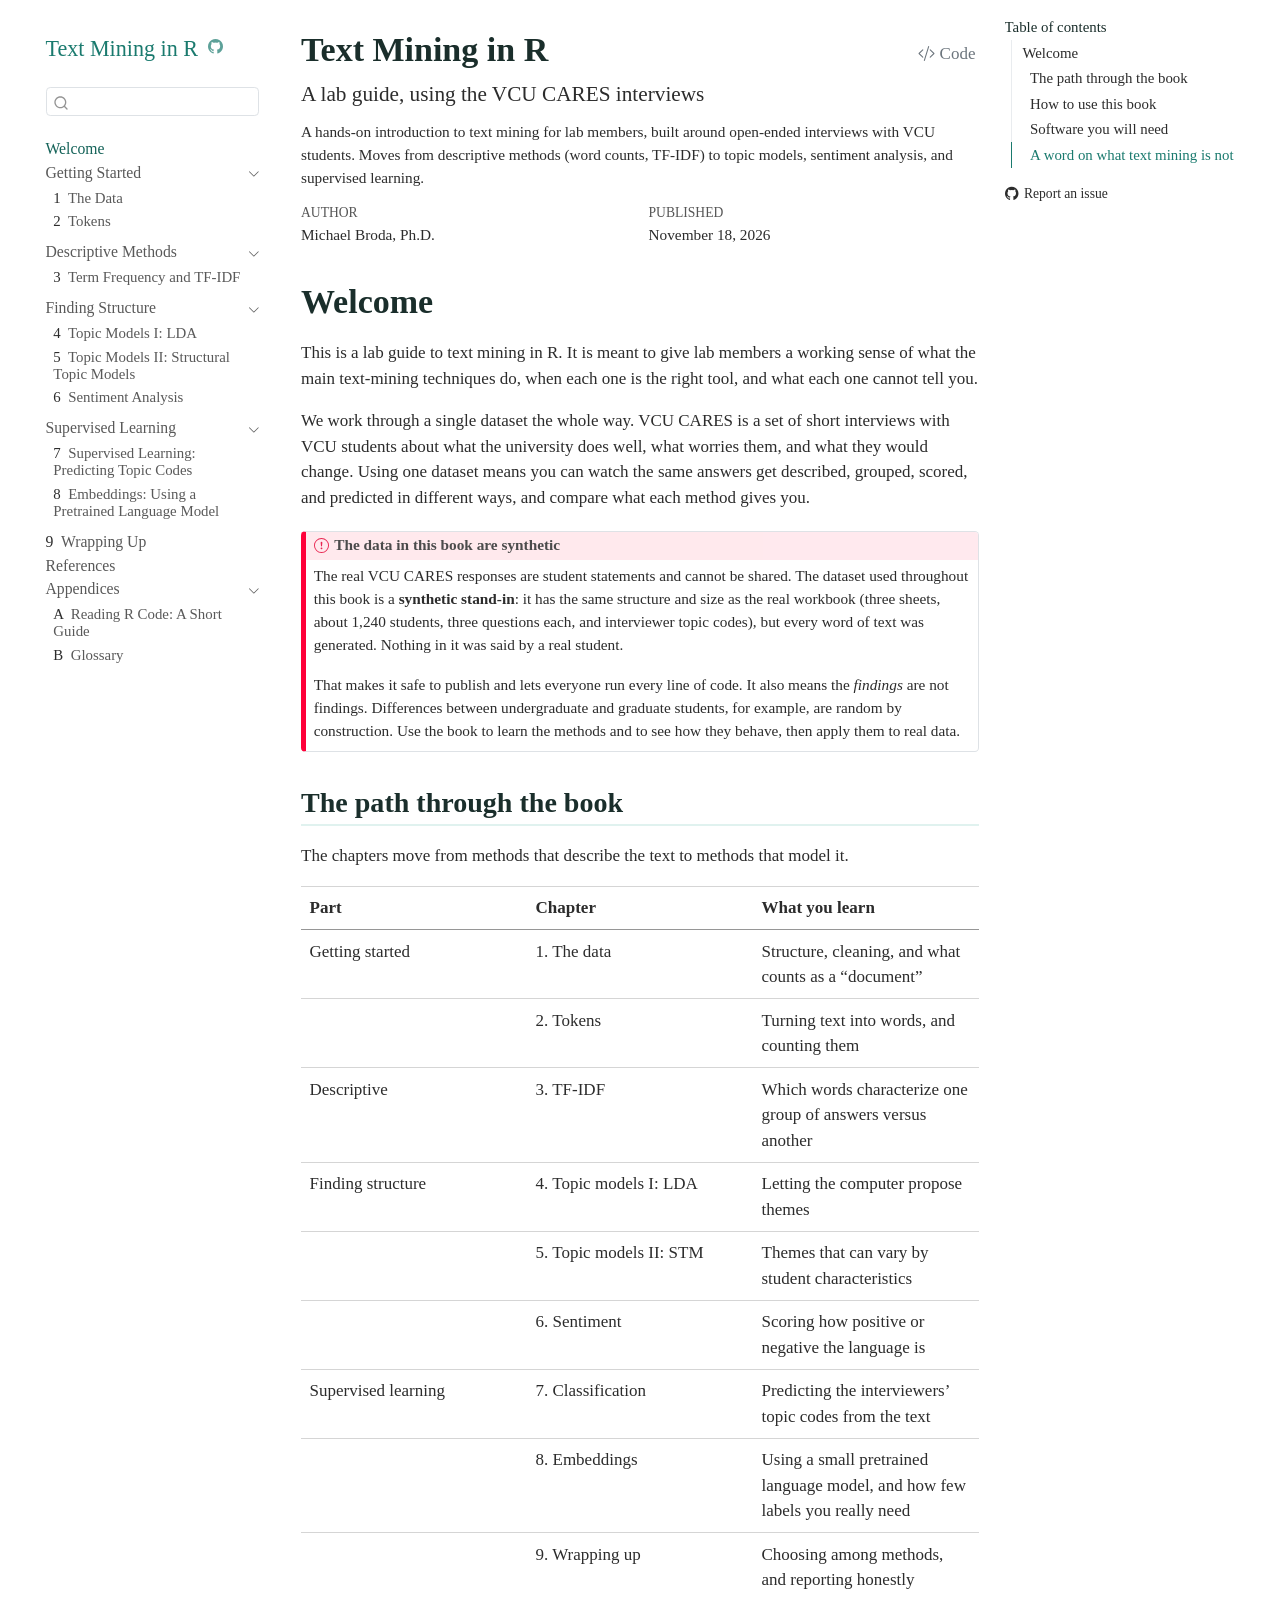
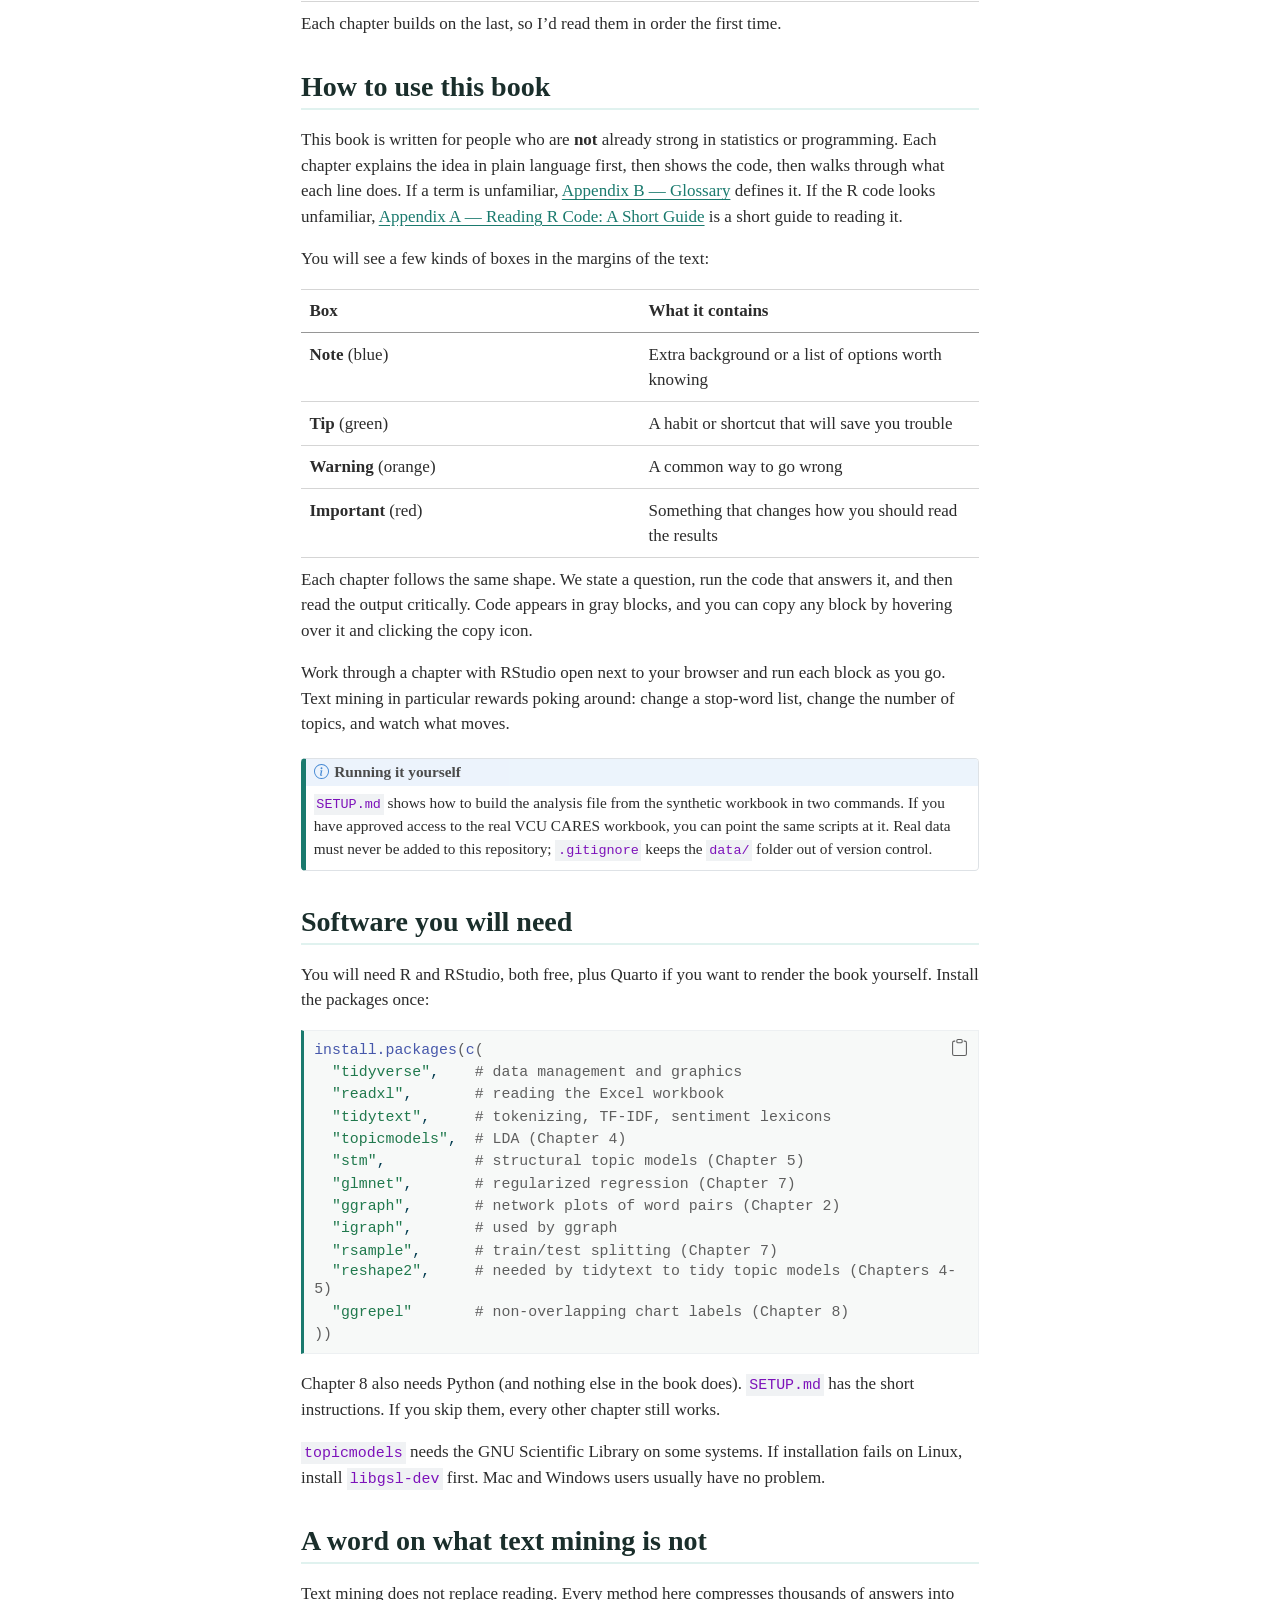
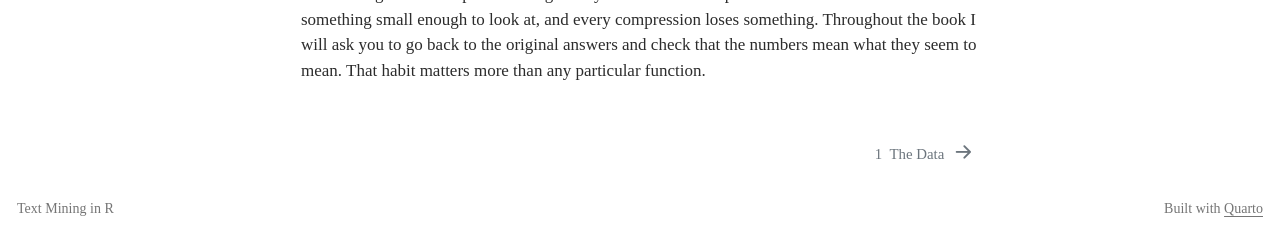
<file: docs/index.html>
<!DOCTYPE html>
<html xmlns="http://www.w3.org/1999/xhtml" lang="en" xml:lang="en"><head>
<meta http-equiv="Content-Type" content="text/html; charset=UTF-8">
<meta charset="utf-8">
<meta name="generator" content="quarto-1.9.38">
<meta name="viewport" content="width=device-width, initial-scale=1.0, user-scalable=yes">
<meta name="author" content="Michael Broda, Ph.D.">
<meta name="dcterms.date" content="2026-11-18">
<meta name="description" content="A hands-on introduction to text mining for lab members, built around open-ended interviews with VCU students. Moves from descriptive methods (word counts, TF-IDF) to topic models, sentiment analysis, and supervised learning.">
<title>Text Mining in R</title>
<style>
/* Default styles provided by pandoc.
** See https://pandoc.org/MANUAL.html#variables-for-html for config info.
*/
code{white-space: pre-wrap;}
span.smallcaps{font-variant: small-caps;}
div.columns{display: flex; gap: min(4vw, 1.5em);}
div.column{flex: auto; overflow-x: auto;}
div.hanging-indent{margin-left: 1.5em; text-indent: -1.5em;}
ul.task-list{list-style: none;}
ul.task-list li input[type="checkbox"] {
  width: 0.8em;
  margin: 0 0.8em 0.2em -1em; /* quarto-specific, see https://github.com/quarto-dev/quarto-cli/issues/4556 */ 
  vertical-align: middle;
}
/* CSS for syntax highlighting */
html { -webkit-text-size-adjust: 100%; }
pre > code.sourceCode { white-space: pre; position: relative; }
pre > code.sourceCode > span { display: inline-block; line-height: 1.25; }
pre > code.sourceCode > span:empty { height: 1.2em; }
.sourceCode { overflow: visible; }
code.sourceCode > span { color: inherit; text-decoration: inherit; }
div.sourceCode { margin: 1em 0; }
pre.sourceCode { margin: 0; }
@media screen {
div.sourceCode { overflow: auto; }
}
@media print {
pre > code.sourceCode { white-space: pre-wrap; }
pre > code.sourceCode > span { text-indent: -5em; padding-left: 5em; }
}
pre.numberSource code
  { counter-reset: source-line 0; }
pre.numberSource code > span
  { position: relative; left: -4em; counter-increment: source-line; }
pre.numberSource code > span > a:first-child::before
  { content: counter(source-line);
    position: relative; left: -1em; text-align: right; vertical-align: baseline;
    border: none; display: inline-block;
    -webkit-touch-callout: none; -webkit-user-select: none;
    -khtml-user-select: none; -moz-user-select: none;
    -ms-user-select: none; user-select: none;
    padding: 0 4px; width: 4em;
  }
pre.numberSource { margin-left: 3em;  padding-left: 4px; }
div.sourceCode
  {   }
@media screen {
pre > code.sourceCode > span > a:first-child::before { text-decoration: underline; }
}
</style>

<script src="site_libs/quarto-nav/quarto-nav.js"></script>
<script src="site_libs/quarto-nav/headroom.min.js"></script>
<script src="site_libs/clipboard/clipboard.min.js"></script>
<script src="site_libs/quarto-search/autocomplete.umd.js"></script>
<script src="site_libs/quarto-search/fuse.min.js"></script>
<script src="site_libs/quarto-search/quarto-search.js"></script>
<meta name="quarto:offset" content="./">
<link href="./01-the-data.html" rel="next">
<script src="site_libs/quarto-html/quarto.js" type="module"></script>
<script src="site_libs/quarto-html/tabsets/tabsets.js" type="module"></script>
<script src="site_libs/quarto-html/popper.min.js"></script>
<script src="site_libs/quarto-html/tippy.umd.min.js"></script>
<script src="site_libs/quarto-html/anchor.min.js"></script>
<link href="site_libs/quarto-html/tippy.css" rel="stylesheet">
<link href="site_libs/quarto-html/quarto-syntax-highlighting-15634bcf2e68342d4ad2dfa704d543f6.css" rel="stylesheet" id="quarto-text-highlighting-styles">
<script src="site_libs/bootstrap/bootstrap.min.js"></script>
<link href="site_libs/bootstrap/bootstrap-icons.css" rel="stylesheet">
<link href="site_libs/bootstrap/bootstrap-0f3a71d5963b834a2d5774f6f36c66af.min.css" rel="stylesheet" append-hash="true" id="quarto-bootstrap" data-mode="light"><script id="quarto-search-options" type="application/json">{
  "location": "sidebar",
  "copy-button": false,
  "collapse-after": 3,
  "panel-placement": "start",
  "type": "textbox",
  "limit": 50,
  "keyboard-shortcut": [
    "f",
    "/",
    "s"
  ],
  "show-item-context": false,
  "language": {
    "search-no-results-text": "No results",
    "search-matching-documents-text": "matching documents",
    "search-copy-link-title": "Copy link to search",
    "search-hide-matches-text": "Hide additional matches",
    "search-more-match-text": "more match in this document",
    "search-more-matches-text": "more matches in this document",
    "search-clear-button-title": "Clear",
    "search-text-placeholder": "",
    "search-detached-cancel-button-title": "Cancel",
    "search-submit-button-title": "Submit",
    "search-label": "Search"
  }
}</script>
</head>
<body class="nav-sidebar floating quarto-light">

<div id="quarto-search-results"></div>
  <header id="quarto-header" class="headroom fixed-top"><nav class="quarto-secondary-nav"><div class="container-fluid d-flex">
      <button type="button" class="quarto-btn-toggle btn" data-bs-toggle="collapse" role="button" data-bs-target=".quarto-sidebar-collapse-item" aria-controls="quarto-sidebar" aria-expanded="false" aria-label="Toggle sidebar navigation" onclick="if (window.quartoToggleHeadroom) { window.quartoToggleHeadroom(); }">
        <i class="bi bi-layout-text-sidebar-reverse"></i>
      </button>
        <nav class="quarto-page-breadcrumbs" aria-label="breadcrumb"><ol class="breadcrumb"><li class="breadcrumb-item"><a href="./index.html">Welcome</a></li></ol></nav>
        <a class="flex-grow-1" role="navigation" data-bs-toggle="collapse" data-bs-target=".quarto-sidebar-collapse-item" aria-controls="quarto-sidebar" aria-expanded="false" aria-label="Toggle sidebar navigation" onclick="if (window.quartoToggleHeadroom) { window.quartoToggleHeadroom(); }">      
        </a>
      <button type="button" class="btn quarto-search-button" aria-label="Search" onclick="window.quartoOpenSearch();">
        <i class="bi bi-search"></i>
      </button>
    </div>
  </nav></header><!-- content --><div id="quarto-content" class="quarto-container page-columns page-rows-contents page-layout-article">
<!-- sidebar -->
  <nav id="quarto-sidebar" class="sidebar collapse collapse-horizontal quarto-sidebar-collapse-item sidebar-navigation floating overflow-auto"><div class="pt-lg-2 mt-2 text-left sidebar-header">
    <div class="sidebar-title mb-0 py-0">
      <a href="./">Text Mining in R</a> 
        <div class="sidebar-tools-main">
    <a href="https://github.com/mikediam123/text-mining" title="Source Code" class="quarto-navigation-tool px-1" aria-label="Source Code"><i class="bi bi-github"></i></a>
</div>
    </div>
      </div>
        <div class="mt-2 flex-shrink-0 align-items-center">
        <div class="sidebar-search">
        <div id="quarto-search" class="" title="Search"></div>
        </div>
        </div>
    <div class="sidebar-menu-container"> 
    <ul class="list-unstyled mt-1">
<li class="sidebar-item">
  <div class="sidebar-item-container"> 
  <a href="./index.html" class="sidebar-item-text sidebar-link active">
 <span class="menu-text">Welcome</span></a>
  </div>
</li>
        <li class="sidebar-item sidebar-item-section">
      <div class="sidebar-item-container"> 
            <a class="sidebar-item-text sidebar-link text-start" data-bs-toggle="collapse" data-bs-target="#quarto-sidebar-section-1" role="navigation" aria-expanded="true">
 <span class="menu-text">Getting Started</span></a>
          <a class="sidebar-item-toggle text-start" data-bs-toggle="collapse" data-bs-target="#quarto-sidebar-section-1" role="navigation" aria-expanded="true" aria-label="Toggle section">
            <i class="bi bi-chevron-right ms-2"></i>
          </a> 
      </div>
      <ul id="quarto-sidebar-section-1" class="collapse list-unstyled sidebar-section depth1 show">
<li class="sidebar-item">
  <div class="sidebar-item-container"> 
  <a href="./01-the-data.html" class="sidebar-item-text sidebar-link">
 <span class="menu-text"><span class="chapter-number">1</span>&nbsp; <span class="chapter-title">The Data</span></span></a>
  </div>
</li>
          <li class="sidebar-item">
  <div class="sidebar-item-container"> 
  <a href="./02-tokens.html" class="sidebar-item-text sidebar-link">
 <span class="menu-text"><span class="chapter-number">2</span>&nbsp; <span class="chapter-title">Tokens</span></span></a>
  </div>
</li>
      </ul>
</li>
        <li class="sidebar-item sidebar-item-section">
      <div class="sidebar-item-container"> 
            <a class="sidebar-item-text sidebar-link text-start" data-bs-toggle="collapse" data-bs-target="#quarto-sidebar-section-2" role="navigation" aria-expanded="true">
 <span class="menu-text">Descriptive Methods</span></a>
          <a class="sidebar-item-toggle text-start" data-bs-toggle="collapse" data-bs-target="#quarto-sidebar-section-2" role="navigation" aria-expanded="true" aria-label="Toggle section">
            <i class="bi bi-chevron-right ms-2"></i>
          </a> 
      </div>
      <ul id="quarto-sidebar-section-2" class="collapse list-unstyled sidebar-section depth1 show">
<li class="sidebar-item">
  <div class="sidebar-item-container"> 
  <a href="./03-tf-idf.html" class="sidebar-item-text sidebar-link">
 <span class="menu-text"><span class="chapter-number">3</span>&nbsp; <span class="chapter-title">Term Frequency and TF-IDF</span></span></a>
  </div>
</li>
      </ul>
</li>
        <li class="sidebar-item sidebar-item-section">
      <div class="sidebar-item-container"> 
            <a class="sidebar-item-text sidebar-link text-start" data-bs-toggle="collapse" data-bs-target="#quarto-sidebar-section-3" role="navigation" aria-expanded="true">
 <span class="menu-text">Finding Structure</span></a>
          <a class="sidebar-item-toggle text-start" data-bs-toggle="collapse" data-bs-target="#quarto-sidebar-section-3" role="navigation" aria-expanded="true" aria-label="Toggle section">
            <i class="bi bi-chevron-right ms-2"></i>
          </a> 
      </div>
      <ul id="quarto-sidebar-section-3" class="collapse list-unstyled sidebar-section depth1 show">
<li class="sidebar-item">
  <div class="sidebar-item-container"> 
  <a href="./04-topic-lda.html" class="sidebar-item-text sidebar-link">
 <span class="menu-text"><span class="chapter-number">4</span>&nbsp; <span class="chapter-title">Topic Models I: LDA</span></span></a>
  </div>
</li>
          <li class="sidebar-item">
  <div class="sidebar-item-container"> 
  <a href="./05-topic-stm.html" class="sidebar-item-text sidebar-link">
 <span class="menu-text"><span class="chapter-number">5</span>&nbsp; <span class="chapter-title">Topic Models II: Structural Topic Models</span></span></a>
  </div>
</li>
          <li class="sidebar-item">
  <div class="sidebar-item-container"> 
  <a href="./06-sentiment.html" class="sidebar-item-text sidebar-link">
 <span class="menu-text"><span class="chapter-number">6</span>&nbsp; <span class="chapter-title">Sentiment Analysis</span></span></a>
  </div>
</li>
      </ul>
</li>
        <li class="sidebar-item sidebar-item-section">
      <div class="sidebar-item-container"> 
            <a class="sidebar-item-text sidebar-link text-start" data-bs-toggle="collapse" data-bs-target="#quarto-sidebar-section-4" role="navigation" aria-expanded="true">
 <span class="menu-text">Supervised Learning</span></a>
          <a class="sidebar-item-toggle text-start" data-bs-toggle="collapse" data-bs-target="#quarto-sidebar-section-4" role="navigation" aria-expanded="true" aria-label="Toggle section">
            <i class="bi bi-chevron-right ms-2"></i>
          </a> 
      </div>
      <ul id="quarto-sidebar-section-4" class="collapse list-unstyled sidebar-section depth1 show">
<li class="sidebar-item">
  <div class="sidebar-item-container"> 
  <a href="./07-supervised.html" class="sidebar-item-text sidebar-link">
 <span class="menu-text"><span class="chapter-number">7</span>&nbsp; <span class="chapter-title">Supervised Learning: Predicting Topic Codes</span></span></a>
  </div>
</li>
          <li class="sidebar-item">
  <div class="sidebar-item-container"> 
  <a href="./08-embeddings.html" class="sidebar-item-text sidebar-link">
 <span class="menu-text"><span class="chapter-number">8</span>&nbsp; <span class="chapter-title">Embeddings: Using a Pretrained Language Model</span></span></a>
  </div>
</li>
      </ul>
</li>
        <li class="sidebar-item">
  <div class="sidebar-item-container"> 
  <a href="./09-wrapping-up.html" class="sidebar-item-text sidebar-link">
 <span class="menu-text"><span class="chapter-number">9</span>&nbsp; <span class="chapter-title">Wrapping Up</span></span></a>
  </div>
</li>
        <li class="sidebar-item">
  <div class="sidebar-item-container"> 
  <a href="./references.html" class="sidebar-item-text sidebar-link">
 <span class="menu-text">References</span></a>
  </div>
</li>
        <li class="sidebar-item sidebar-item-section">
      <div class="sidebar-item-container"> 
            <a class="sidebar-item-text sidebar-link text-start" data-bs-toggle="collapse" data-bs-target="#quarto-sidebar-section-5" role="navigation" aria-expanded="true">
 <span class="menu-text">Appendices</span></a>
          <a class="sidebar-item-toggle text-start" data-bs-toggle="collapse" data-bs-target="#quarto-sidebar-section-5" role="navigation" aria-expanded="true" aria-label="Toggle section">
            <i class="bi bi-chevron-right ms-2"></i>
          </a> 
      </div>
      <ul id="quarto-sidebar-section-5" class="collapse list-unstyled sidebar-section depth1 show">
<li class="sidebar-item">
  <div class="sidebar-item-container"> 
  <a href="./appendix-r-primer.html" class="sidebar-item-text sidebar-link">
 <span class="menu-text"><span class="chapter-number">A</span>&nbsp; <span class="chapter-title">Reading R Code: A Short Guide</span></span></a>
  </div>
</li>
          <li class="sidebar-item">
  <div class="sidebar-item-container"> 
  <a href="./appendix-glossary.html" class="sidebar-item-text sidebar-link">
 <span class="menu-text"><span class="chapter-number">B</span>&nbsp; <span class="chapter-title">Glossary</span></span></a>
  </div>
</li>
      </ul>
</li>
    </ul>
</div>
</nav><div id="quarto-sidebar-glass" class="quarto-sidebar-collapse-item" data-bs-toggle="collapse" data-bs-target=".quarto-sidebar-collapse-item"></div>
<!-- margin-sidebar -->
    <div id="quarto-margin-sidebar" class="sidebar margin-sidebar">
        <nav id="TOC" role="doc-toc" class="toc-active"><h2 id="toc-title">Table of contents</h2>
   
  <ul>
<li>
<a href="#welcome" id="toc-welcome" class="nav-link active" data-scroll-target="#welcome">Welcome</a>
  <ul class="collapse">
<li><a href="#the-path-through-the-book" id="toc-the-path-through-the-book" class="nav-link" data-scroll-target="#the-path-through-the-book">The path through the book</a></li>
  <li><a href="#how-to-use-this-book" id="toc-how-to-use-this-book" class="nav-link" data-scroll-target="#how-to-use-this-book">How to use this book</a></li>
  <li><a href="#software-you-will-need" id="toc-software-you-will-need" class="nav-link" data-scroll-target="#software-you-will-need">Software you will need</a></li>
  <li><a href="#a-word-on-what-text-mining-is-not" id="toc-a-word-on-what-text-mining-is-not" class="nav-link" data-scroll-target="#a-word-on-what-text-mining-is-not">A word on what text mining is not</a></li>
  </ul>
</li>
  </ul><div class="toc-actions"><ul><li><a href="https://github.com/mikediam123/text-mining/issues/new" class="toc-action"><i class="bi bi-github"></i>Report an issue</a></li></ul></div></nav>
    </div>
<!-- main -->
<main class="content" id="quarto-document-content"><header id="title-block-header" class="quarto-title-block default"><div class="quarto-title">
<div class="quarto-title-block"><div><h1 class="title">Text Mining in R</h1><button type="button" class="btn code-tools-button" id="quarto-code-tools-source"><i class="bi"></i> Code</button></div></div>
<p class="subtitle lead">A lab guide, using the VCU CARES interviews</p>
</div>

<div>
  <div class="description">
    <p>A hands-on introduction to text mining for lab members, built around open-ended interviews with VCU students. Moves from descriptive methods (word counts, TF-IDF) to topic models, sentiment analysis, and supervised learning.</p>
  </div>
</div>


<div class="quarto-title-meta">

    <div>
    <div class="quarto-title-meta-heading">Author</div>
    <div class="quarto-title-meta-contents">
             <p>Michael Broda, Ph.D. </p>
          </div>
  </div>
    
    <div>
    <div class="quarto-title-meta-heading">Published</div>
    <div class="quarto-title-meta-contents">
      <p class="date">November 18, 2026</p>
    </div>
  </div>
  
    
  </div>
  


</header><section id="welcome" class="level1 unnumbered"><h1 class="unnumbered">Welcome</h1>
<p>This is a lab guide to text mining in R. It is meant to give lab members a working sense of what the main text-mining techniques do, when each one is the right tool, and what each one cannot tell you.</p>
<p>We work through a single dataset the whole way. VCU CARES is a set of short interviews with VCU students about what the university does well, what worries them, and what they would change. Using one dataset means you can watch the same answers get described, grouped, scored, and predicted in different ways, and compare what each method gives you.</p>
<div class="callout callout-style-default callout-important callout-titled">
<div class="callout-header d-flex align-content-center">
<div class="callout-icon-container">
<i class="callout-icon"></i>
</div>
<div class="callout-title-container flex-fill">
<span class="screen-reader-only">Important</span>The data in this book are synthetic
</div>
</div>
<div class="callout-body-container callout-body">
<p>The real VCU CARES responses are student statements and cannot be shared. The dataset used throughout this book is a <strong>synthetic stand-in</strong>: it has the same structure and size as the real workbook (three sheets, about 1,240 students, three questions each, and interviewer topic codes), but every word of text was generated. Nothing in it was said by a real student.</p>
<p>That makes it safe to publish and lets everyone run every line of code. It also means the <em>findings</em> are not findings. Differences between undergraduate and graduate students, for example, are random by construction. Use the book to learn the methods and to see how they behave, then apply them to real data.</p>
</div>
</div>
<section id="the-path-through-the-book" class="level2"><h2 class="anchored" data-anchor-id="the-path-through-the-book">The path through the book</h2>
<p>The chapters move from methods that describe the text to methods that model it.</p>
<table class="caption-top table">
<colgroup>
<col style="width: 33%">
<col style="width: 33%">
<col style="width: 33%">
</colgroup>
<thead><tr class="header">
<th>Part</th>
<th>Chapter</th>
<th>What you learn</th>
</tr></thead>
<tbody>
<tr class="odd">
<td>Getting started</td>
<td>1. The data</td>
<td>Structure, cleaning, and what counts as a “document”</td>
</tr>
<tr class="even">
<td></td>
<td>2. Tokens</td>
<td>Turning text into words, and counting them</td>
</tr>
<tr class="odd">
<td>Descriptive</td>
<td>3. TF-IDF</td>
<td>Which words characterize one group of answers versus another</td>
</tr>
<tr class="even">
<td>Finding structure</td>
<td>4. Topic models I: LDA</td>
<td>Letting the computer propose themes</td>
</tr>
<tr class="odd">
<td></td>
<td>5. Topic models II: STM</td>
<td>Themes that can vary by student characteristics</td>
</tr>
<tr class="even">
<td></td>
<td>6. Sentiment</td>
<td>Scoring how positive or negative the language is</td>
</tr>
<tr class="odd">
<td>Supervised learning</td>
<td>7. Classification</td>
<td>Predicting the interviewers’ topic codes from the text</td>
</tr>
<tr class="even">
<td></td>
<td>8. Embeddings</td>
<td>Using a small pretrained language model, and how few labels you really need</td>
</tr>
<tr class="odd">
<td></td>
<td>9. Wrapping up</td>
<td>Choosing among methods, and reporting honestly</td>
</tr>
</tbody>
</table>
<p>Each chapter builds on the last, so I’d read them in order the first time.</p>
</section><section id="how-to-use-this-book" class="level2"><h2 class="anchored" data-anchor-id="how-to-use-this-book">How to use this book</h2>
<p>This book is written for people who are <strong>not</strong> already strong in statistics or programming. Each chapter explains the idea in plain language first, then shows the code, then walks through what each line does. If a term is unfamiliar, <a href="appendix-glossary.html" class="quarto-xref"><span>Appendix B — Glossary</span></a> defines it. If the R code looks unfamiliar, <a href="appendix-r-primer.html" class="quarto-xref"><span>Appendix A — Reading R Code: A Short Guide</span></a> is a short guide to reading it.</p>
<p>You will see a few kinds of boxes in the margins of the text:</p>
<table class="caption-top table">
<colgroup>
<col style="width: 50%">
<col style="width: 50%">
</colgroup>
<thead><tr class="header">
<th>Box</th>
<th>What it contains</th>
</tr></thead>
<tbody>
<tr class="odd">
<td>
<strong>Note</strong> (blue)</td>
<td>Extra background or a list of options worth knowing</td>
</tr>
<tr class="even">
<td>
<strong>Tip</strong> (green)</td>
<td>A habit or shortcut that will save you trouble</td>
</tr>
<tr class="odd">
<td>
<strong>Warning</strong> (orange)</td>
<td>A common way to go wrong</td>
</tr>
<tr class="even">
<td>
<strong>Important</strong> (red)</td>
<td>Something that changes how you should read the results</td>
</tr>
</tbody>
</table>
<p>Each chapter follows the same shape. We state a question, run the code that answers it, and then read the output critically. Code appears in gray blocks, and you can copy any block by hovering over it and clicking the copy icon.</p>
<p>Work through a chapter with RStudio open next to your browser and run each block as you go. Text mining in particular rewards poking around: change a stop-word list, change the number of topics, and watch what moves.</p>
<div class="callout callout-style-default callout-note callout-titled">
<div class="callout-header d-flex align-content-center">
<div class="callout-icon-container">
<i class="callout-icon"></i>
</div>
<div class="callout-title-container flex-fill">
<span class="screen-reader-only">Note</span>Running it yourself
</div>
</div>
<div class="callout-body-container callout-body">
<p><code>SETUP.md</code> shows how to build the analysis file from the synthetic workbook in two commands. If you have approved access to the real VCU CARES workbook, you can point the same scripts at it. Real data must never be added to this repository; <code>.gitignore</code> keeps the <code>data/</code> folder out of version control.</p>
</div>
</div>
</section><section id="software-you-will-need" class="level2"><h2 class="anchored" data-anchor-id="software-you-will-need">Software you will need</h2>
<p>You will need R and RStudio, both free, plus Quarto if you want to render the book yourself. Install the packages once:</p>
<div class="cell">
<div class="code-copy-outer-scaffold"><div class="sourceCode" id="cb1"><pre class="downlit sourceCode r code-with-copy"><code class="sourceCode R"><span><span class="fu"><a href="https://rdrr.io/r/utils/install.packages.html">install.packages</a></span><span class="op">(</span><span class="fu"><a href="https://rdrr.io/r/base/c.html">c</a></span><span class="op">(</span></span>
<span>  <span class="st">"tidyverse"</span>,    <span class="co"># data management and graphics</span></span>
<span>  <span class="st">"readxl"</span>,       <span class="co"># reading the Excel workbook</span></span>
<span>  <span class="st">"tidytext"</span>,     <span class="co"># tokenizing, TF-IDF, sentiment lexicons</span></span>
<span>  <span class="st">"topicmodels"</span>,  <span class="co"># LDA (Chapter 4)</span></span>
<span>  <span class="st">"stm"</span>,          <span class="co"># structural topic models (Chapter 5)</span></span>
<span>  <span class="st">"glmnet"</span>,       <span class="co"># regularized regression (Chapter 7)</span></span>
<span>  <span class="st">"ggraph"</span>,       <span class="co"># network plots of word pairs (Chapter 2)</span></span>
<span>  <span class="st">"igraph"</span>,       <span class="co"># used by ggraph</span></span>
<span>  <span class="st">"rsample"</span>,      <span class="co"># train/test splitting (Chapter 7)</span></span>
<span>  <span class="st">"reshape2"</span>,     <span class="co"># needed by tidytext to tidy topic models (Chapters 4-5)</span></span>
<span>  <span class="st">"ggrepel"</span>       <span class="co"># non-overlapping chart labels (Chapter 8)</span></span>
<span><span class="op">)</span><span class="op">)</span></span></code></pre></div><button title="Copy to Clipboard" class="code-copy-button"><i class="bi"></i></button></div>
</div>
<p>Chapter 8 also needs Python (and nothing else in the book does). <code>SETUP.md</code> has the short instructions. If you skip them, every other chapter still works.</p>
<p><code>topicmodels</code> needs the GNU Scientific Library on some systems. If installation fails on Linux, install <code>libgsl-dev</code> first. Mac and Windows users usually have no problem.</p>
</section><section id="a-word-on-what-text-mining-is-not" class="level2"><h2 class="anchored" data-anchor-id="a-word-on-what-text-mining-is-not">A word on what text mining is not</h2>
<p>Text mining does not replace reading. Every method here compresses thousands of answers into something small enough to look at, and every compression loses something. Throughout the book I will ask you to go back to the original answers and check that the numbers mean what they seem to mean. That habit matters more than any particular function.</p>


<!-- -->

</section></section></main><!-- /main --><script id="quarto-html-after-body" type="application/javascript">
  window.document.addEventListener("DOMContentLoaded", function (event) {
    const icon = "";
    const anchorJS = new window.AnchorJS();
    anchorJS.options = {
      placement: 'right',
      icon: icon
    };
    anchorJS.add('.anchored');
    const isCodeAnnotation = (el) => {
      for (const clz of el.classList) {
        if (clz.startsWith('code-annotation-')) {                     
          return true;
        }
      }
      return false;
    }
    const onCopySuccess = function(e) {
      // button target
      const button = e.trigger;
      // don't keep focus
      button.blur();
      // flash "checked"
      button.classList.add('code-copy-button-checked');
      var currentTitle = button.getAttribute("title");
      button.setAttribute("title", "Copied!");
      let tooltip;
      if (window.bootstrap) {
        button.setAttribute("data-bs-toggle", "tooltip");
        button.setAttribute("data-bs-placement", "left");
        button.setAttribute("data-bs-title", "Copied!");
        tooltip = new bootstrap.Tooltip(button, 
          { trigger: "manual", 
            customClass: "code-copy-button-tooltip",
            offset: [0, -8]});
        tooltip.show();    
      }
      setTimeout(function() {
        if (tooltip) {
          tooltip.hide();
          button.removeAttribute("data-bs-title");
          button.removeAttribute("data-bs-toggle");
          button.removeAttribute("data-bs-placement");
        }
        button.setAttribute("title", currentTitle);
        button.classList.remove('code-copy-button-checked');
      }, 1000);
      // clear code selection
      e.clearSelection();
    }
    const getTextToCopy = function(trigger) {
      const outerScaffold = trigger.parentElement.cloneNode(true);
      const codeEl = outerScaffold.querySelector('code');
      for (const childEl of codeEl.children) {
        if (isCodeAnnotation(childEl)) {
          childEl.remove();
        }
      }
      return codeEl.innerText;
    }
    const clipboard = new window.ClipboardJS('.code-copy-button:not([data-in-quarto-modal])', {
      text: getTextToCopy
    });
    clipboard.on('success', onCopySuccess);
    if (window.document.getElementById('quarto-embedded-source-code-modal')) {
      const clipboardModal = new window.ClipboardJS('.code-copy-button[data-in-quarto-modal]', {
        text: getTextToCopy,
        container: window.document.getElementById('quarto-embedded-source-code-modal')
      });
      clipboardModal.on('success', onCopySuccess);
    }
    const viewSource = window.document.getElementById('quarto-view-source') ||
                       window.document.getElementById('quarto-code-tools-source');
    if (viewSource) {
      const sourceUrl = viewSource.getAttribute("data-quarto-source-url");
      viewSource.addEventListener("click", function(e) {
        if (sourceUrl) {
          // rstudio viewer pane
          if (/\bcapabilities=\b/.test(window.location)) {
            window.open(sourceUrl);
          } else {
            window.location.href = sourceUrl;
          }
        } else {
          const modal = new bootstrap.Modal(document.getElementById('quarto-embedded-source-code-modal'));
          modal.show();
        }
        return false;
      });
    }
    function toggleCodeHandler(show) {
      return function(e) {
        const detailsSrc = window.document.querySelectorAll(".cell > details > .sourceCode");
        for (let i=0; i<detailsSrc.length; i++) {
          const details = detailsSrc[i].parentElement;
          if (show) {
            details.open = true;
          } else {
            details.removeAttribute("open");
          }
        }
        const cellCodeDivs = window.document.querySelectorAll(".cell > .sourceCode");
        const fromCls = show ? "hidden" : "unhidden";
        const toCls = show ? "unhidden" : "hidden";
        for (let i=0; i<cellCodeDivs.length; i++) {
          const codeDiv = cellCodeDivs[i];
          if (codeDiv.classList.contains(fromCls)) {
            codeDiv.classList.remove(fromCls);
            codeDiv.classList.add(toCls);
          } 
        }
        return false;
      }
    }
    const hideAllCode = window.document.getElementById("quarto-hide-all-code");
    if (hideAllCode) {
      hideAllCode.addEventListener("click", toggleCodeHandler(false));
    }
    const showAllCode = window.document.getElementById("quarto-show-all-code");
    if (showAllCode) {
      showAllCode.addEventListener("click", toggleCodeHandler(true));
    }
      var localhostRegex = new RegExp(/^(?:http|https):\/\/localhost\:?[0-9]*\//);
      var mailtoRegex = new RegExp(/^mailto:/);
        var filterRegex = new RegExp('/' + window.location.host + '/');
      var isInternal = (href) => {
          return filterRegex.test(href) || localhostRegex.test(href) || mailtoRegex.test(href);
      }
      // Inspect non-navigation links and adorn them if external
     var links = window.document.querySelectorAll('a[href]:not(.nav-link):not(.navbar-brand):not(.toc-action):not(.sidebar-link):not(.sidebar-item-toggle):not(.pagination-link):not(.no-external):not([aria-hidden]):not(.dropdown-item):not(.quarto-navigation-tool):not(.about-link)');
      for (var i=0; i<links.length; i++) {
        const link = links[i];
        if (!isInternal(link.href)) {
          // undo the damage that might have been done by quarto-nav.js in the case of
          // links that we want to consider external
          if (link.dataset.originalHref !== undefined) {
            link.href = link.dataset.originalHref;
          }
        }
      }
    function tippyHover(el, contentFn, onTriggerFn, onUntriggerFn) {
      const config = {
        allowHTML: true,
        maxWidth: 500,
        delay: 100,
        arrow: false,
        appendTo: function(el) {
            return el.parentElement;
        },
        interactive: true,
        interactiveBorder: 10,
        theme: 'quarto',
        placement: 'bottom-start',
      };
      if (contentFn) {
        config.content = contentFn;
      }
      if (onTriggerFn) {
        config.onTrigger = onTriggerFn;
      }
      if (onUntriggerFn) {
        config.onUntrigger = onUntriggerFn;
      }
      window.tippy(el, config); 
    }
    const noterefs = window.document.querySelectorAll('a[role="doc-noteref"]');
    for (var i=0; i<noterefs.length; i++) {
      const ref = noterefs[i];
      tippyHover(ref, function() {
        // use id or data attribute instead here
        let href = ref.getAttribute('data-footnote-href') || ref.getAttribute('href');
        try { href = new URL(href).hash; } catch {}
        const id = href.replace(/^#\/?/, "");
        const note = window.document.getElementById(id);
        if (note) {
          return note.innerHTML;
        } else {
          return "";
        }
      });
    }
    const xrefs = window.document.querySelectorAll('a.quarto-xref');
    const processXRef = (id, note) => {
      // Strip column container classes
      const stripColumnClz = (el) => {
        el.classList.remove("page-full", "page-columns");
        if (el.children) {
          for (const child of el.children) {
            stripColumnClz(child);
          }
        }
      }
      stripColumnClz(note)
      if (id === null || id.startsWith('sec-')) {
        // Special case sections, only their first couple elements
        const container = document.createElement("div");
        if (note.children && note.children.length > 2) {
          container.appendChild(note.children[0].cloneNode(true));
          for (let i = 1; i < note.children.length; i++) {
            const child = note.children[i];
            if (child.tagName === "P" && child.innerText === "") {
              continue;
            } else {
              container.appendChild(child.cloneNode(true));
              break;
            }
          }
          if (window.Quarto?.typesetMath) {
            window.Quarto.typesetMath(container);
          }
          return container.innerHTML
        } else {
          if (window.Quarto?.typesetMath) {
            window.Quarto.typesetMath(note);
          }
          return note.innerHTML;
        }
      } else {
        // Remove any anchor links if they are present
        const anchorLink = note.querySelector('a.anchorjs-link');
        if (anchorLink) {
          anchorLink.remove();
        }
        if (window.Quarto?.typesetMath) {
          window.Quarto.typesetMath(note);
        }
        if (note.classList.contains("callout")) {
          return note.outerHTML;
        } else {
          return note.innerHTML;
        }
      }
    }
    for (var i=0; i<xrefs.length; i++) {
      const xref = xrefs[i];
      tippyHover(xref, undefined, function(instance) {
        instance.disable();
        let url = xref.getAttribute('href');
        let hash = undefined; 
        if (url.startsWith('#')) {
          hash = url;
        } else {
          try { hash = new URL(url).hash; } catch {}
        }
        if (hash) {
          const id = hash.replace(/^#\/?/, "");
          const note = window.document.getElementById(id);
          if (note !== null) {
            try {
              const html = processXRef(id, note.cloneNode(true));
              instance.setContent(html);
            } finally {
              instance.enable();
              instance.show();
            }
          } else {
            // See if we can fetch this
            fetch(url.split('#')[0])
            .then(res => res.text())
            .then(html => {
              const parser = new DOMParser();
              const htmlDoc = parser.parseFromString(html, "text/html");
              const note = htmlDoc.getElementById(id);
              if (note !== null) {
                const html = processXRef(id, note);
                instance.setContent(html);
              } 
            }).finally(() => {
              instance.enable();
              instance.show();
            });
          }
        } else {
          // See if we can fetch a full url (with no hash to target)
          // This is a special case and we should probably do some content thinning / targeting
          fetch(url)
          .then(res => res.text())
          .then(html => {
            const parser = new DOMParser();
            const htmlDoc = parser.parseFromString(html, "text/html");
            const note = htmlDoc.querySelector('main.content');
            if (note !== null) {
              // This should only happen for chapter cross references
              // (since there is no id in the URL)
              // remove the first header
              if (note.children.length > 0 && note.children[0].tagName === "HEADER") {
                note.children[0].remove();
              }
              const html = processXRef(null, note);
              instance.setContent(html);
            } 
          }).finally(() => {
            instance.enable();
            instance.show();
          });
        }
      }, function(instance) {
      });
    }
        let selectedAnnoteEl;
        const selectorForAnnotation = ( cell, annotation) => {
          let cellAttr = 'data-code-cell="' + cell + '"';
          let lineAttr = 'data-code-annotation="' +  annotation + '"';
          const selector = 'span[' + cellAttr + '][' + lineAttr + ']';
          return selector;
        }
        const selectCodeLines = (annoteEl) => {
          const doc = window.document;
          const targetCell = annoteEl.getAttribute("data-target-cell");
          const targetAnnotation = annoteEl.getAttribute("data-target-annotation");
          const annoteSpan = window.document.querySelector(selectorForAnnotation(targetCell, targetAnnotation));
          const lines = annoteSpan.getAttribute("data-code-lines").split(",");
          const lineIds = lines.map((line) => {
            return targetCell + "-" + line;
          })
          let top = null;
          let height = null;
          let parent = null;
          if (lineIds.length > 0) {
              //compute the position of the single el (top and bottom and make a div)
              const el = window.document.getElementById(lineIds[0]);
              top = el.offsetTop;
              height = el.offsetHeight;
              parent = el.parentElement.parentElement;
            if (lineIds.length > 1) {
              const lastEl = window.document.getElementById(lineIds[lineIds.length - 1]);
              const bottom = lastEl.offsetTop + lastEl.offsetHeight;
              height = bottom - top;
            }
            if (top !== null && height !== null && parent !== null) {
              // cook up a div (if necessary) and position it 
              let div = window.document.getElementById("code-annotation-line-highlight");
              if (div === null) {
                div = window.document.createElement("div");
                div.setAttribute("id", "code-annotation-line-highlight");
                div.style.position = 'absolute';
                parent.appendChild(div);
              }
              div.style.top = top - 2 + "px";
              div.style.height = height + 4 + "px";
              div.style.left = 0;
              let gutterDiv = window.document.getElementById("code-annotation-line-highlight-gutter");
              if (gutterDiv === null) {
                gutterDiv = window.document.createElement("div");
                gutterDiv.setAttribute("id", "code-annotation-line-highlight-gutter");
                gutterDiv.style.position = 'absolute';
                const codeCell = window.document.getElementById(targetCell);
                const gutter = codeCell.querySelector('.code-annotation-gutter');
                gutter.appendChild(gutterDiv);
              }
              gutterDiv.style.top = top - 2 + "px";
              gutterDiv.style.height = height + 4 + "px";
            }
            selectedAnnoteEl = annoteEl;
          }
        };
        const unselectCodeLines = () => {
          const elementsIds = ["code-annotation-line-highlight", "code-annotation-line-highlight-gutter"];
          elementsIds.forEach((elId) => {
            const div = window.document.getElementById(elId);
            if (div) {
              div.remove();
            }
          });
          selectedAnnoteEl = undefined;
        };
          // Handle positioning of the toggle
      window.addEventListener(
        "resize",
        throttle(() => {
          elRect = undefined;
          if (selectedAnnoteEl) {
            selectCodeLines(selectedAnnoteEl);
          }
        }, 10)
      );
      function throttle(fn, ms) {
      let throttle = false;
      let timer;
        return (...args) => {
          if(!throttle) { // first call gets through
              fn.apply(this, args);
              throttle = true;
          } else { // all the others get throttled
              if(timer) clearTimeout(timer); // cancel #2
              timer = setTimeout(() => {
                fn.apply(this, args);
                timer = throttle = false;
              }, ms);
          }
        };
      }
        // Attach click handler to the DT
        const annoteDls = window.document.querySelectorAll('dt[data-target-cell]');
        for (const annoteDlNode of annoteDls) {
          annoteDlNode.addEventListener('click', (event) => {
            const clickedEl = event.target;
            if (clickedEl !== selectedAnnoteEl) {
              unselectCodeLines();
              const activeEl = window.document.querySelector('dt[data-target-cell].code-annotation-active');
              if (activeEl) {
                activeEl.classList.remove('code-annotation-active');
              }
              selectCodeLines(clickedEl);
              clickedEl.classList.add('code-annotation-active');
            } else {
              // Unselect the line
              unselectCodeLines();
              clickedEl.classList.remove('code-annotation-active');
            }
          });
        }
    const findCites = (el) => {
      const parentEl = el.parentElement;
      if (parentEl) {
        const cites = parentEl.dataset.cites;
        if (cites) {
          return {
            el,
            cites: cites.split(' ')
          };
        } else {
          return findCites(el.parentElement)
        }
      } else {
        return undefined;
      }
    };
    var bibliorefs = window.document.querySelectorAll('a[role="doc-biblioref"]');
    for (var i=0; i<bibliorefs.length; i++) {
      const ref = bibliorefs[i];
      const citeInfo = findCites(ref);
      if (citeInfo) {
        tippyHover(citeInfo.el, function() {
          var popup = window.document.createElement('div');
          citeInfo.cites.forEach(function(cite) {
            var citeDiv = window.document.createElement('div');
            citeDiv.classList.add('hanging-indent');
            citeDiv.classList.add('csl-entry');
            var biblioDiv = window.document.getElementById('ref-' + cite);
            if (biblioDiv) {
              citeDiv.innerHTML = biblioDiv.innerHTML;
            }
            popup.appendChild(citeDiv);
          });
          return popup.innerHTML;
        });
      }
    }
  });
  </script><nav class="page-navigation"><div class="nav-page nav-page-previous">
  </div>
  <div class="nav-page nav-page-next">
      <a href="./01-the-data.html" class="pagination-link" aria-label="The Data">
        <span class="nav-page-text"><span class="chapter-number">1</span>&nbsp; <span class="chapter-title">The Data</span></span> <i class="bi bi-arrow-right-short"></i>
      </a>
  </div>
</nav><div class="modal fade" id="quarto-embedded-source-code-modal" tabindex="-1" aria-labelledby="quarto-embedded-source-code-modal-label" aria-hidden="true"><div class="modal-dialog modal-dialog-scrollable"><div class="modal-content"><div class="modal-header"><h5 class="modal-title" id="quarto-embedded-source-code-modal-label">Source Code</h5><button class="btn-close" data-bs-dismiss="modal"></button></div><div class="modal-body"><div class="">
<div class="code-copy-outer-scaffold"><div class="sourceCode" id="cb2" data-shortcodes="false"><pre class="sourceCode markdown code-with-copy"><code class="sourceCode markdown"><span id="cb2-1"><a href="#cb2-1" aria-hidden="true" tabindex="-1"></a><span class="fu"># Welcome {.unnumbered}</span></span>
<span id="cb2-2"><a href="#cb2-2" aria-hidden="true" tabindex="-1"></a></span>
<span id="cb2-3"><a href="#cb2-3" aria-hidden="true" tabindex="-1"></a>This is a lab guide to text mining in R. It is meant to give lab members a working sense of what the main text-mining techniques do, when each one is the right tool, and what each one cannot tell you.</span>
<span id="cb2-4"><a href="#cb2-4" aria-hidden="true" tabindex="-1"></a></span>
<span id="cb2-5"><a href="#cb2-5" aria-hidden="true" tabindex="-1"></a>We work through a single dataset the whole way. VCU CARES is a set of short interviews with VCU students about what the university does well, what worries them, and what they would change. Using one dataset means you can watch the same answers get described, grouped, scored, and predicted in different ways, and compare what each method gives you.</span>
<span id="cb2-6"><a href="#cb2-6" aria-hidden="true" tabindex="-1"></a></span>
<span id="cb2-7"><a href="#cb2-7" aria-hidden="true" tabindex="-1"></a>::: callout-important</span>
<span id="cb2-8"><a href="#cb2-8" aria-hidden="true" tabindex="-1"></a><span class="fu">## The data in this book are synthetic</span></span>
<span id="cb2-9"><a href="#cb2-9" aria-hidden="true" tabindex="-1"></a></span>
<span id="cb2-10"><a href="#cb2-10" aria-hidden="true" tabindex="-1"></a>The real VCU CARES responses are student statements and cannot be shared. The dataset used throughout this book is a **synthetic stand-in**: it has the same structure and size as the real workbook (three sheets, about 1,240 students, three questions each, and interviewer topic codes), but every word of text was generated. Nothing in it was said by a real student.</span>
<span id="cb2-11"><a href="#cb2-11" aria-hidden="true" tabindex="-1"></a></span>
<span id="cb2-12"><a href="#cb2-12" aria-hidden="true" tabindex="-1"></a>That makes it safe to publish and lets everyone run every line of code. It also means the *findings* are not findings. Differences between undergraduate and graduate students, for example, are random by construction. Use the book to learn the methods and to see how they behave, then apply them to real data.</span>
<span id="cb2-13"><a href="#cb2-13" aria-hidden="true" tabindex="-1"></a>:::</span>
<span id="cb2-14"><a href="#cb2-14" aria-hidden="true" tabindex="-1"></a></span>
<span id="cb2-15"><a href="#cb2-15" aria-hidden="true" tabindex="-1"></a><span class="fu">## The path through the book</span></span>
<span id="cb2-16"><a href="#cb2-16" aria-hidden="true" tabindex="-1"></a></span>
<span id="cb2-17"><a href="#cb2-17" aria-hidden="true" tabindex="-1"></a>The chapters move from methods that describe the text to methods that model it.</span>
<span id="cb2-18"><a href="#cb2-18" aria-hidden="true" tabindex="-1"></a></span>
<span id="cb2-19"><a href="#cb2-19" aria-hidden="true" tabindex="-1"></a><span class="pp">|</span> Part <span class="pp">|</span> Chapter <span class="pp">|</span> What you learn <span class="pp">|</span></span>
<span id="cb2-20"><a href="#cb2-20" aria-hidden="true" tabindex="-1"></a><span class="pp">|---|---|---|</span></span>
<span id="cb2-21"><a href="#cb2-21" aria-hidden="true" tabindex="-1"></a><span class="pp">|</span> Getting started <span class="pp">|</span> 1. The data <span class="pp">|</span> Structure, cleaning, and what counts as a "document" <span class="pp">|</span></span>
<span id="cb2-22"><a href="#cb2-22" aria-hidden="true" tabindex="-1"></a><span class="pp">|</span> <span class="pp">|</span> 2. Tokens <span class="pp">|</span> Turning text into words, and counting them <span class="pp">|</span></span>
<span id="cb2-23"><a href="#cb2-23" aria-hidden="true" tabindex="-1"></a><span class="pp">|</span> Descriptive <span class="pp">|</span> 3. TF-IDF <span class="pp">|</span> Which words characterize one group of answers versus another <span class="pp">|</span></span>
<span id="cb2-24"><a href="#cb2-24" aria-hidden="true" tabindex="-1"></a><span class="pp">|</span> Finding structure <span class="pp">|</span> 4. Topic models I: LDA <span class="pp">|</span> Letting the computer propose themes <span class="pp">|</span></span>
<span id="cb2-25"><a href="#cb2-25" aria-hidden="true" tabindex="-1"></a><span class="pp">|</span> <span class="pp">|</span> 5. Topic models II: STM <span class="pp">|</span> Themes that can vary by student characteristics <span class="pp">|</span></span>
<span id="cb2-26"><a href="#cb2-26" aria-hidden="true" tabindex="-1"></a><span class="pp">|</span> <span class="pp">|</span> 6. Sentiment <span class="pp">|</span> Scoring how positive or negative the language is <span class="pp">|</span></span>
<span id="cb2-27"><a href="#cb2-27" aria-hidden="true" tabindex="-1"></a><span class="pp">|</span> Supervised learning <span class="pp">|</span> 7. Classification <span class="pp">|</span> Predicting the interviewers' topic codes from the text <span class="pp">|</span></span>
<span id="cb2-28"><a href="#cb2-28" aria-hidden="true" tabindex="-1"></a><span class="pp">|</span> <span class="pp">|</span> 8. Embeddings <span class="pp">|</span> Using a small pretrained language model, and how few labels you really need <span class="pp">|</span></span>
<span id="cb2-29"><a href="#cb2-29" aria-hidden="true" tabindex="-1"></a><span class="pp">|</span> <span class="pp">|</span> 9. Wrapping up <span class="pp">|</span> Choosing among methods, and reporting honestly <span class="pp">|</span></span>
<span id="cb2-30"><a href="#cb2-30" aria-hidden="true" tabindex="-1"></a></span>
<span id="cb2-31"><a href="#cb2-31" aria-hidden="true" tabindex="-1"></a>Each chapter builds on the last, so I'd read them in order the first time.</span>
<span id="cb2-32"><a href="#cb2-32" aria-hidden="true" tabindex="-1"></a></span>
<span id="cb2-33"><a href="#cb2-33" aria-hidden="true" tabindex="-1"></a><span class="fu">## How to use this book</span></span>
<span id="cb2-34"><a href="#cb2-34" aria-hidden="true" tabindex="-1"></a></span>
<span id="cb2-35"><a href="#cb2-35" aria-hidden="true" tabindex="-1"></a>This book is written for people who are **not** already strong in statistics or programming. Each chapter explains the idea in plain language first, then shows the code, then walks through what each line does. If a term is unfamiliar, @sec-glossary defines it. If the R code looks unfamiliar, @sec-r-primer is a short guide to reading it.</span>
<span id="cb2-36"><a href="#cb2-36" aria-hidden="true" tabindex="-1"></a></span>
<span id="cb2-37"><a href="#cb2-37" aria-hidden="true" tabindex="-1"></a>You will see a few kinds of boxes in the margins of the text:</span>
<span id="cb2-38"><a href="#cb2-38" aria-hidden="true" tabindex="-1"></a></span>
<span id="cb2-39"><a href="#cb2-39" aria-hidden="true" tabindex="-1"></a><span class="pp">|</span> Box <span class="pp">|</span> What it contains <span class="pp">|</span></span>
<span id="cb2-40"><a href="#cb2-40" aria-hidden="true" tabindex="-1"></a><span class="pp">|---|---|</span></span>
<span id="cb2-41"><a href="#cb2-41" aria-hidden="true" tabindex="-1"></a><span class="pp">|</span> **Note** (blue) <span class="pp">|</span> Extra background or a list of options worth knowing <span class="pp">|</span></span>
<span id="cb2-42"><a href="#cb2-42" aria-hidden="true" tabindex="-1"></a><span class="pp">|</span> **Tip** (green) <span class="pp">|</span> A habit or shortcut that will save you trouble <span class="pp">|</span></span>
<span id="cb2-43"><a href="#cb2-43" aria-hidden="true" tabindex="-1"></a><span class="pp">|</span> **Warning** (orange) <span class="pp">|</span> A common way to go wrong <span class="pp">|</span></span>
<span id="cb2-44"><a href="#cb2-44" aria-hidden="true" tabindex="-1"></a><span class="pp">|</span> **Important** (red) <span class="pp">|</span> Something that changes how you should read the results <span class="pp">|</span></span>
<span id="cb2-45"><a href="#cb2-45" aria-hidden="true" tabindex="-1"></a></span>
<span id="cb2-46"><a href="#cb2-46" aria-hidden="true" tabindex="-1"></a></span>
<span id="cb2-47"><a href="#cb2-47" aria-hidden="true" tabindex="-1"></a>Each chapter follows the same shape. We state a question, run the code that answers it, and then read the output critically. Code appears in gray blocks, and you can copy any block by hovering over it and clicking the copy icon.</span>
<span id="cb2-48"><a href="#cb2-48" aria-hidden="true" tabindex="-1"></a></span>
<span id="cb2-49"><a href="#cb2-49" aria-hidden="true" tabindex="-1"></a>Work through a chapter with RStudio open next to your browser and run each block as you go. Text mining in particular rewards poking around: change a stop-word list, change the number of topics, and watch what moves.</span>
<span id="cb2-50"><a href="#cb2-50" aria-hidden="true" tabindex="-1"></a></span>
<span id="cb2-51"><a href="#cb2-51" aria-hidden="true" tabindex="-1"></a>::: callout-note</span>
<span id="cb2-52"><a href="#cb2-52" aria-hidden="true" tabindex="-1"></a><span class="fu">## Running it yourself</span></span>
<span id="cb2-53"><a href="#cb2-53" aria-hidden="true" tabindex="-1"></a></span>
<span id="cb2-54"><a href="#cb2-54" aria-hidden="true" tabindex="-1"></a><span class="in">`SETUP.md`</span> shows how to build the analysis file from the synthetic workbook in two commands. If you have approved access to the real VCU CARES workbook, you can point the same scripts at it. Real data must never be added to this repository; <span class="in">`.gitignore`</span> keeps the <span class="in">`data/`</span> folder out of version control.</span>
<span id="cb2-55"><a href="#cb2-55" aria-hidden="true" tabindex="-1"></a>:::</span>
<span id="cb2-56"><a href="#cb2-56" aria-hidden="true" tabindex="-1"></a></span>
<span id="cb2-57"><a href="#cb2-57" aria-hidden="true" tabindex="-1"></a><span class="fu">## Software you will need</span></span>
<span id="cb2-58"><a href="#cb2-58" aria-hidden="true" tabindex="-1"></a></span>
<span id="cb2-59"><a href="#cb2-59" aria-hidden="true" tabindex="-1"></a>You will need R and RStudio, both free, plus Quarto if you want to render the book yourself. Install the packages once:</span>
<span id="cb2-60"><a href="#cb2-60" aria-hidden="true" tabindex="-1"></a></span>
<span id="cb2-63"><a href="#cb2-63" aria-hidden="true" tabindex="-1"></a><span class="in">```{r}</span></span>
<span id="cb2-64"><a href="#cb2-64" aria-hidden="true" tabindex="-1"></a><span class="co">#| eval: false</span></span>
<span id="cb2-65"><a href="#cb2-65" aria-hidden="true" tabindex="-1"></a></span>
<span id="cb2-66"><a href="#cb2-66" aria-hidden="true" tabindex="-1"></a><span class="fu">install.packages</span>(<span class="fu">c</span>(</span>
<span id="cb2-67"><a href="#cb2-67" aria-hidden="true" tabindex="-1"></a>  <span class="st">"tidyverse"</span>,    <span class="co"># data management and graphics</span></span>
<span id="cb2-68"><a href="#cb2-68" aria-hidden="true" tabindex="-1"></a>  <span class="st">"readxl"</span>,       <span class="co"># reading the Excel workbook</span></span>
<span id="cb2-69"><a href="#cb2-69" aria-hidden="true" tabindex="-1"></a>  <span class="st">"tidytext"</span>,     <span class="co"># tokenizing, TF-IDF, sentiment lexicons</span></span>
<span id="cb2-70"><a href="#cb2-70" aria-hidden="true" tabindex="-1"></a>  <span class="st">"topicmodels"</span>,  <span class="co"># LDA (Chapter 4)</span></span>
<span id="cb2-71"><a href="#cb2-71" aria-hidden="true" tabindex="-1"></a>  <span class="st">"stm"</span>,          <span class="co"># structural topic models (Chapter 5)</span></span>
<span id="cb2-72"><a href="#cb2-72" aria-hidden="true" tabindex="-1"></a>  <span class="st">"glmnet"</span>,       <span class="co"># regularized regression (Chapter 7)</span></span>
<span id="cb2-73"><a href="#cb2-73" aria-hidden="true" tabindex="-1"></a>  <span class="st">"ggraph"</span>,       <span class="co"># network plots of word pairs (Chapter 2)</span></span>
<span id="cb2-74"><a href="#cb2-74" aria-hidden="true" tabindex="-1"></a>  <span class="st">"igraph"</span>,       <span class="co"># used by ggraph</span></span>
<span id="cb2-75"><a href="#cb2-75" aria-hidden="true" tabindex="-1"></a>  <span class="st">"rsample"</span>,      <span class="co"># train/test splitting (Chapter 7)</span></span>
<span id="cb2-76"><a href="#cb2-76" aria-hidden="true" tabindex="-1"></a>  <span class="st">"reshape2"</span>,     <span class="co"># needed by tidytext to tidy topic models (Chapters 4-5)</span></span>
<span id="cb2-77"><a href="#cb2-77" aria-hidden="true" tabindex="-1"></a>  <span class="st">"ggrepel"</span>       <span class="co"># non-overlapping chart labels (Chapter 8)</span></span>
<span id="cb2-78"><a href="#cb2-78" aria-hidden="true" tabindex="-1"></a>))</span>
<span id="cb2-79"><a href="#cb2-79" aria-hidden="true" tabindex="-1"></a><span class="in">```</span></span>
<span id="cb2-80"><a href="#cb2-80" aria-hidden="true" tabindex="-1"></a></span>
<span id="cb2-81"><a href="#cb2-81" aria-hidden="true" tabindex="-1"></a>Chapter 8 also needs Python (and nothing else in the book does). <span class="in">`SETUP.md`</span> has the short instructions. If you skip them, every other chapter still works.</span>
<span id="cb2-82"><a href="#cb2-82" aria-hidden="true" tabindex="-1"></a></span>
<span id="cb2-83"><a href="#cb2-83" aria-hidden="true" tabindex="-1"></a><span class="in">`topicmodels`</span> needs the GNU Scientific Library on some systems. If installation fails on Linux, install <span class="in">`libgsl-dev`</span> first. Mac and Windows users usually have no problem.</span>
<span id="cb2-84"><a href="#cb2-84" aria-hidden="true" tabindex="-1"></a></span>
<span id="cb2-85"><a href="#cb2-85" aria-hidden="true" tabindex="-1"></a><span class="fu">## A word on what text mining is not</span></span>
<span id="cb2-86"><a href="#cb2-86" aria-hidden="true" tabindex="-1"></a></span>
<span id="cb2-87"><a href="#cb2-87" aria-hidden="true" tabindex="-1"></a>Text mining does not replace reading. Every method here compresses thousands of answers into something small enough to look at, and every compression loses something. Throughout the book I will ask you to go back to the original answers and check that the numbers mean what they seem to mean. That habit matters more than any particular function.</span>
</code></pre></div><button title="Copy to Clipboard" class="code-copy-button" data-in-quarto-modal=""><i class="bi"></i></button></div>
</div></div></div></div></div>
</div> <!-- /content -->
<footer class="footer"><div class="nav-footer">
    <div class="nav-footer-left">
<p>Text Mining in R</p>
</div>   
    <div class="nav-footer-center">
      &nbsp;
    <div class="toc-actions d-sm-block d-md-none"><ul><li><a href="https://github.com/mikediam123/text-mining/issues/new" class="toc-action"><i class="bi bi-github"></i>Report an issue</a></li></ul></div></div>
    <div class="nav-footer-right">
<p>Built with <a href="https://quarto.org">Quarto</a></p>
</div>
  </div>
</footer>


</body></html>
</file>
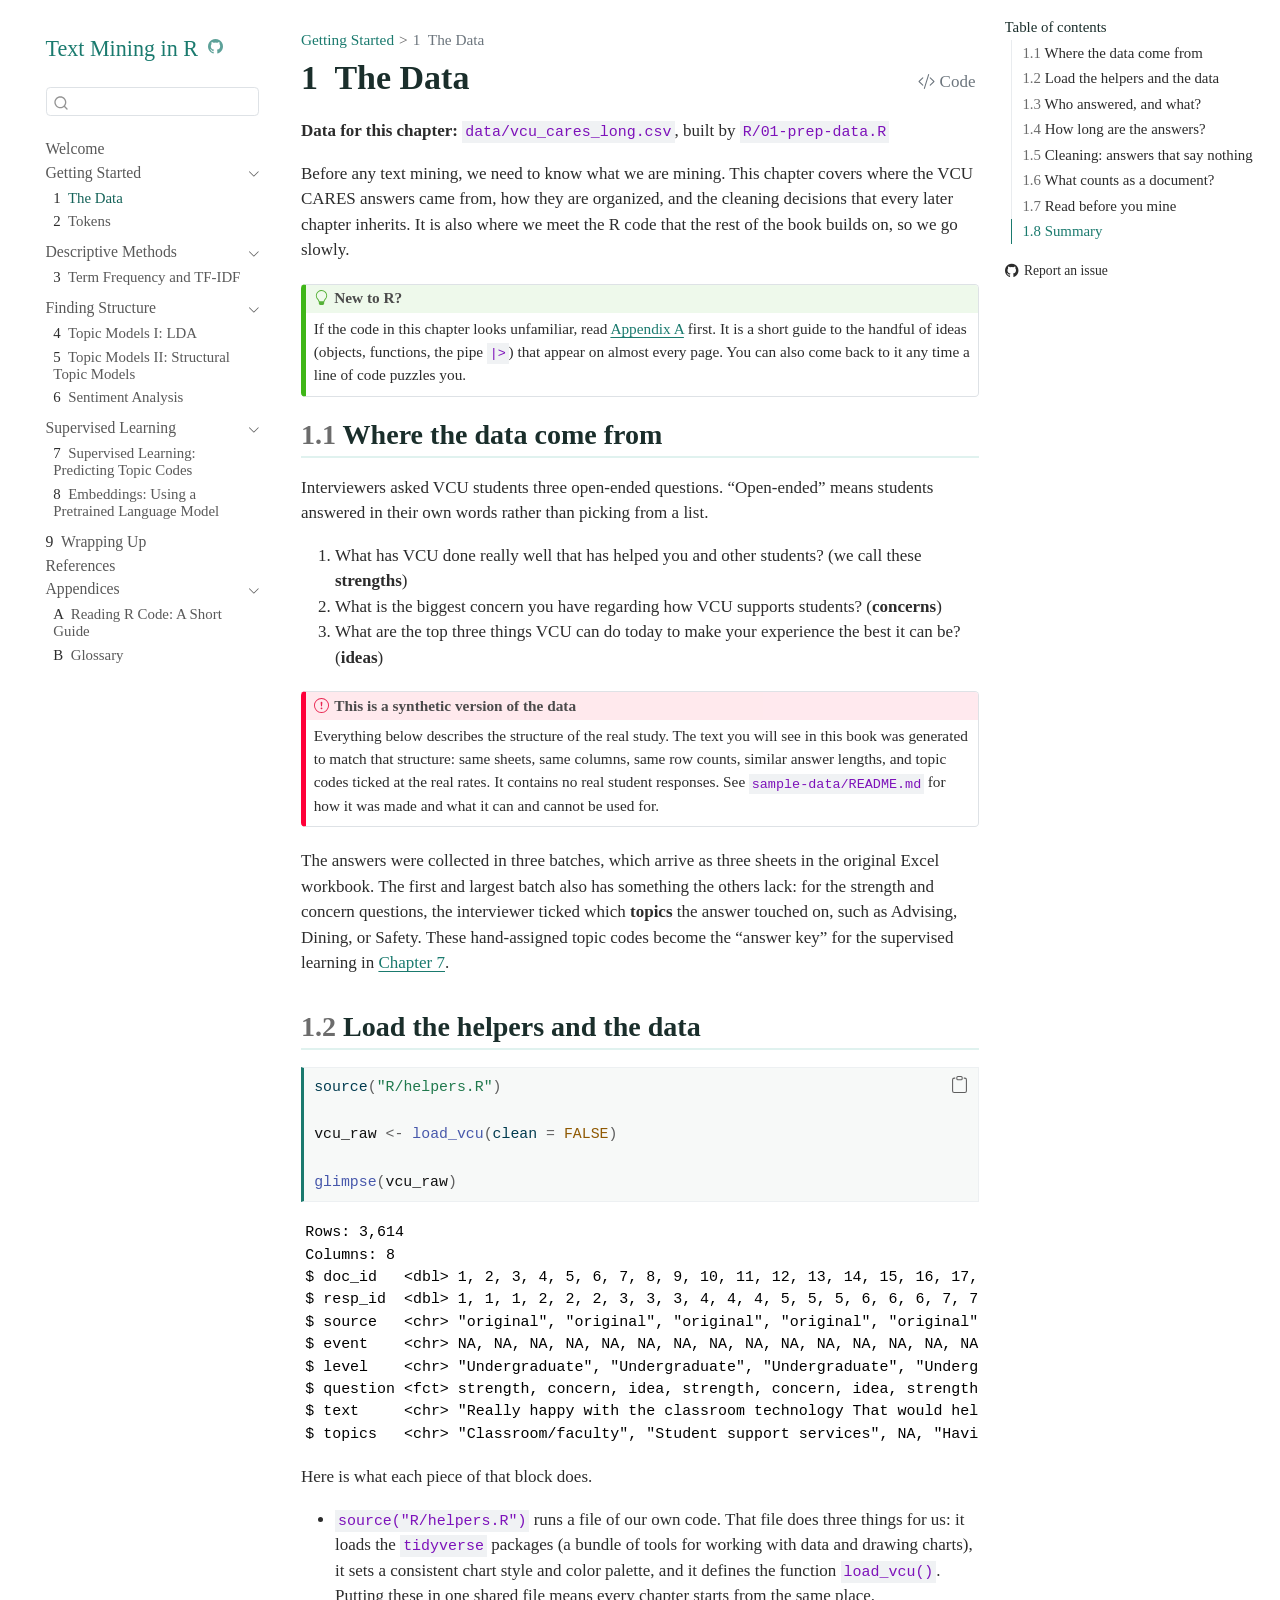
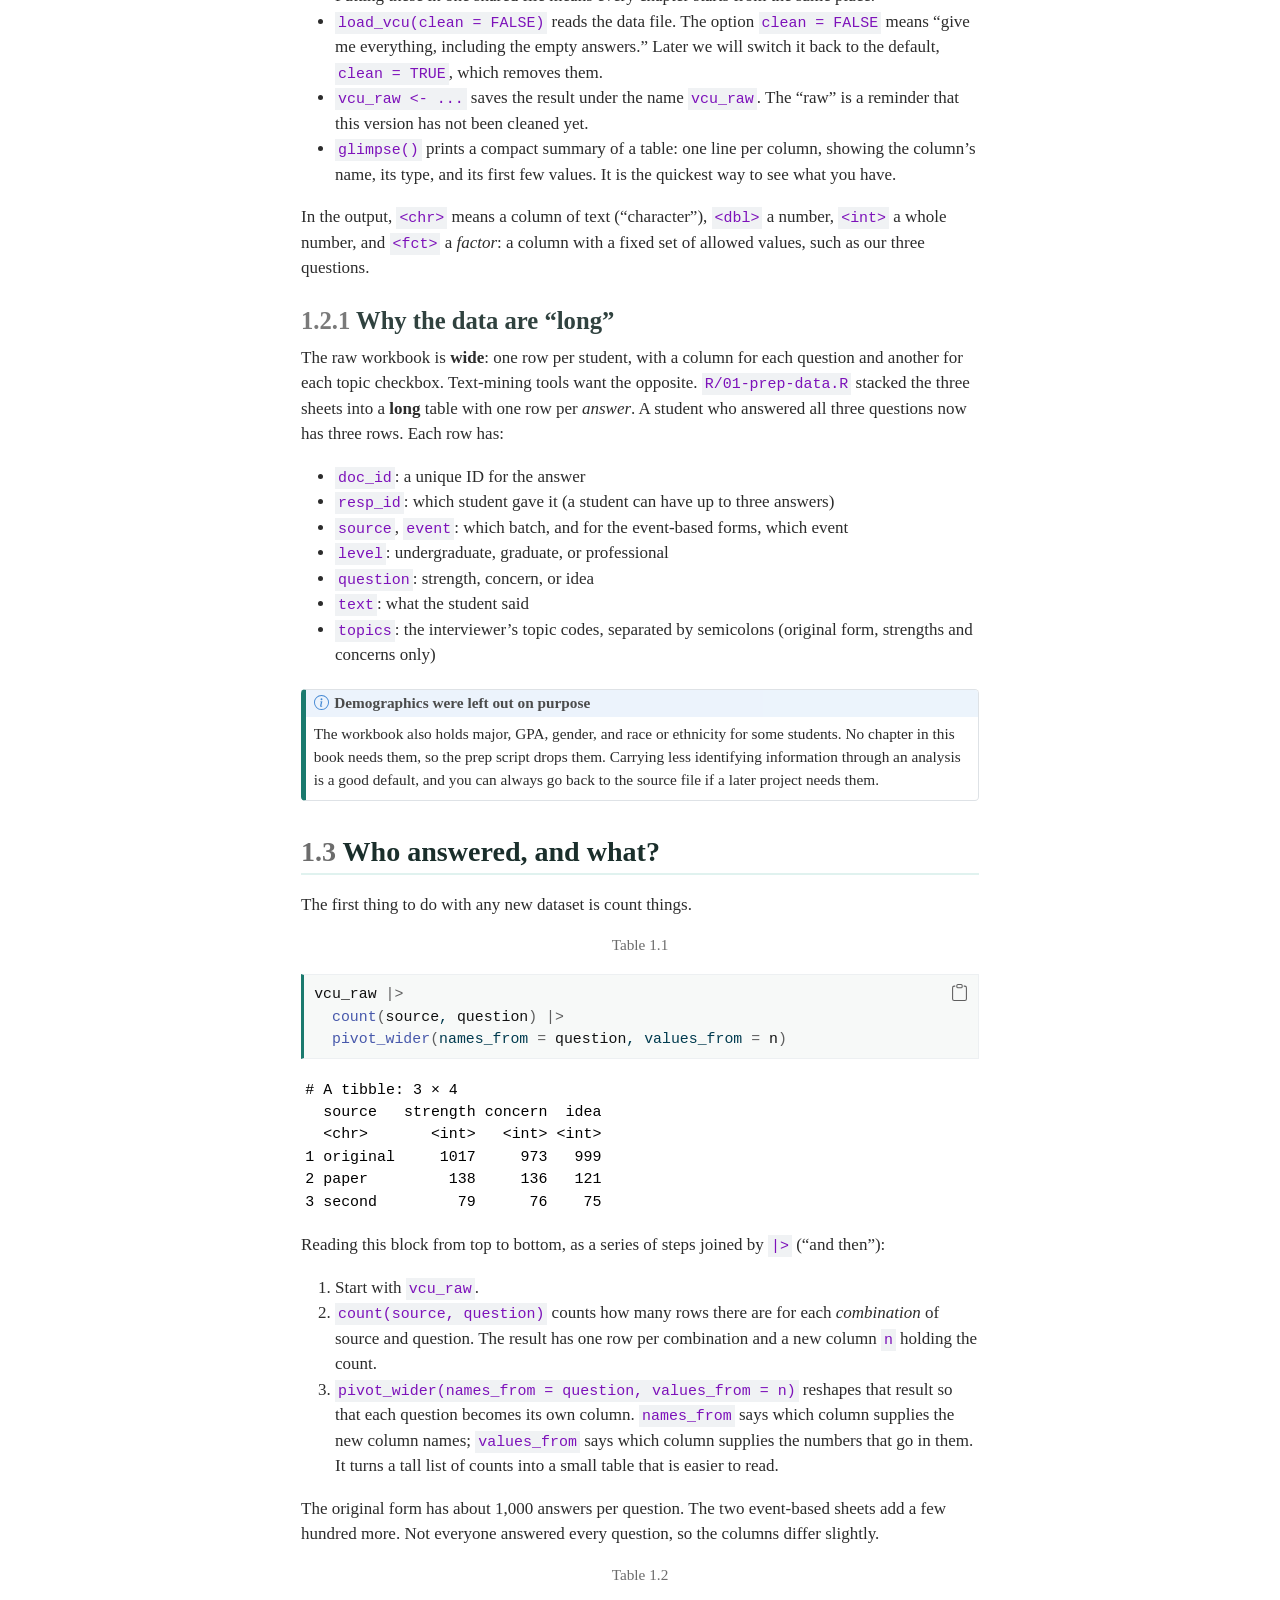
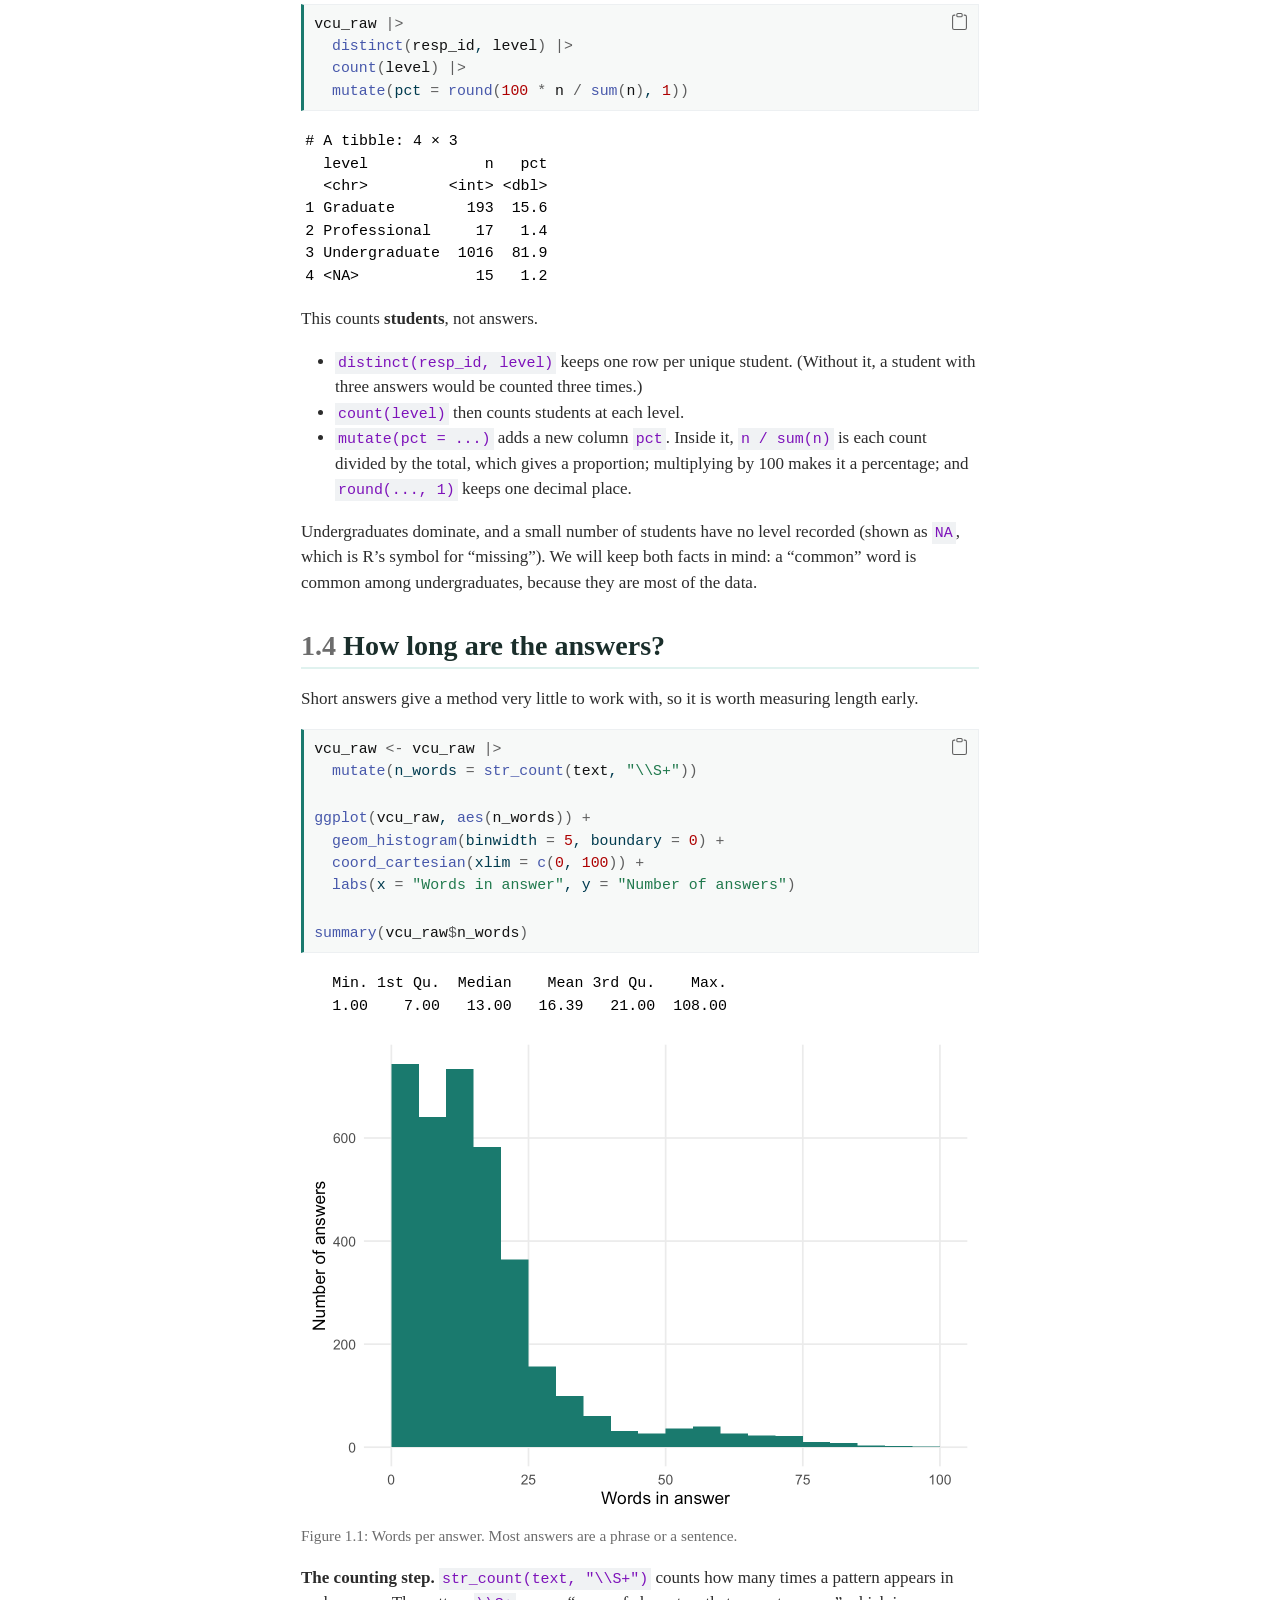
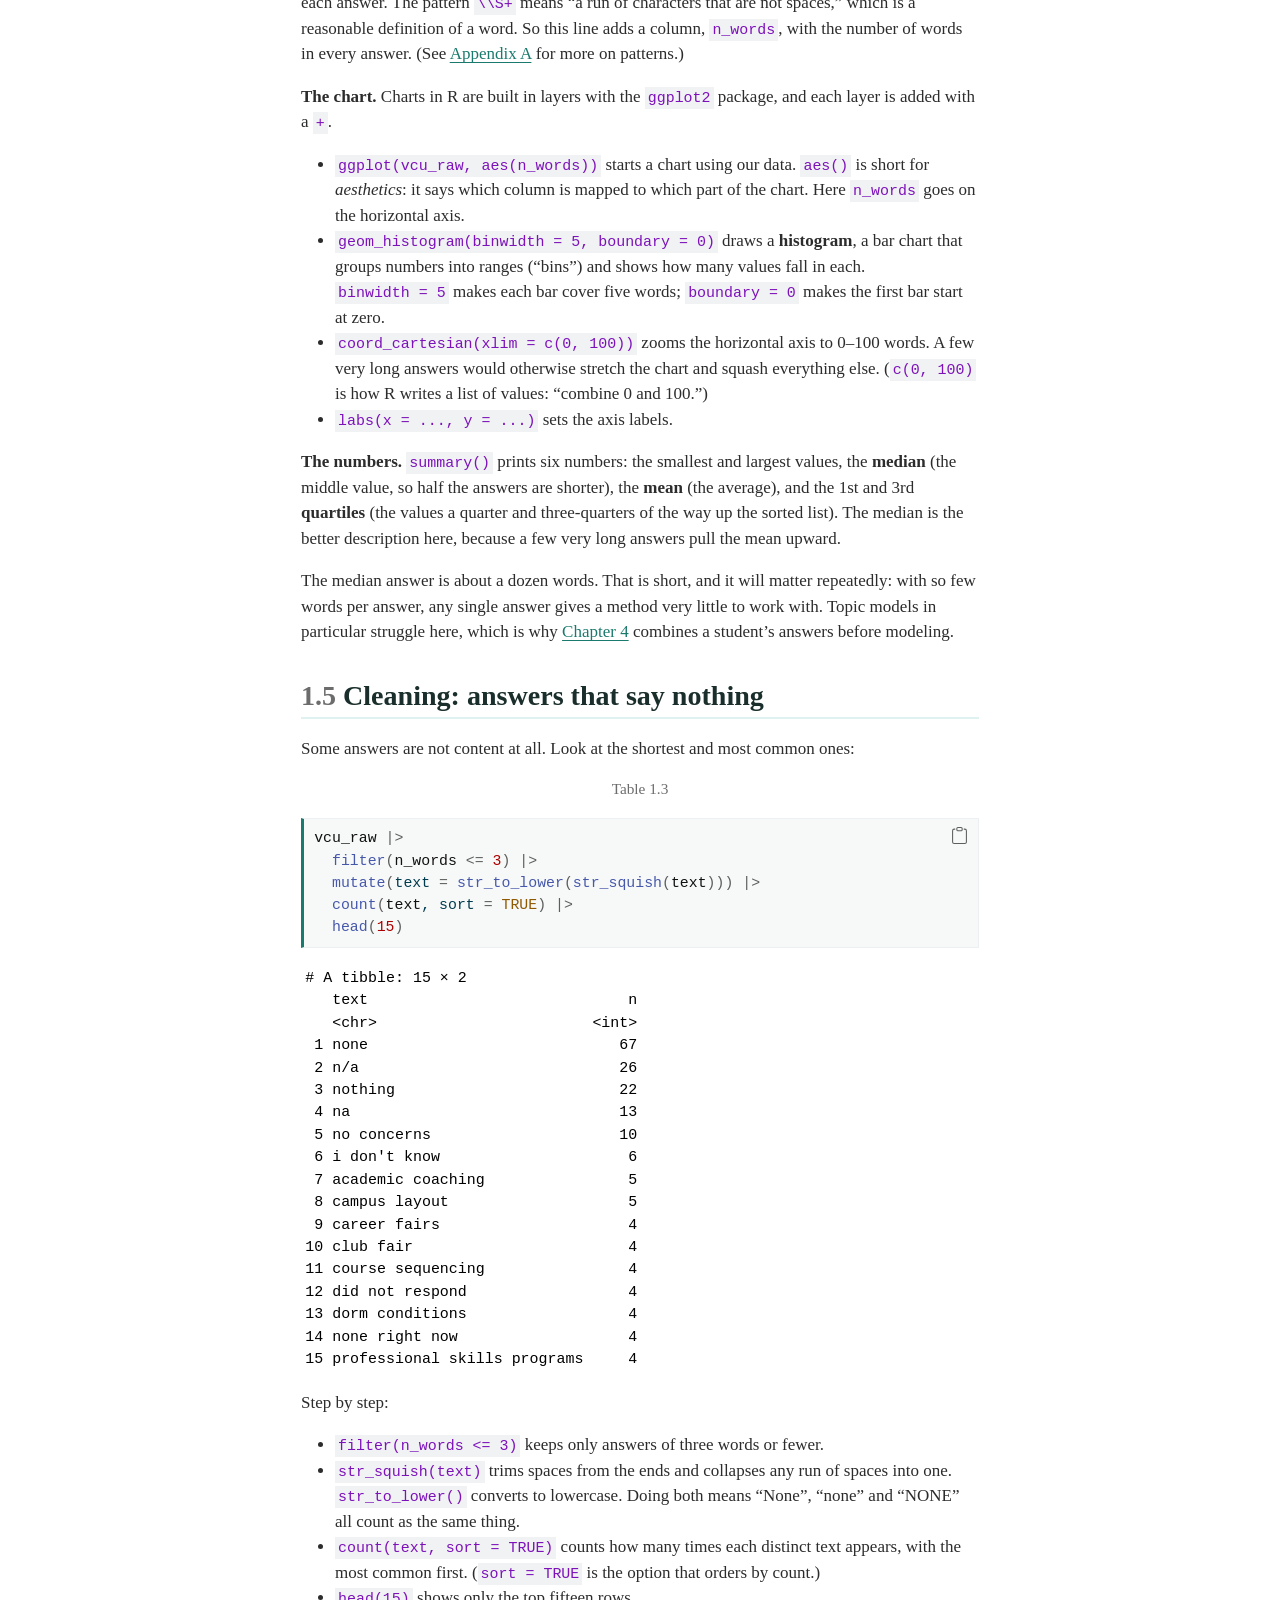
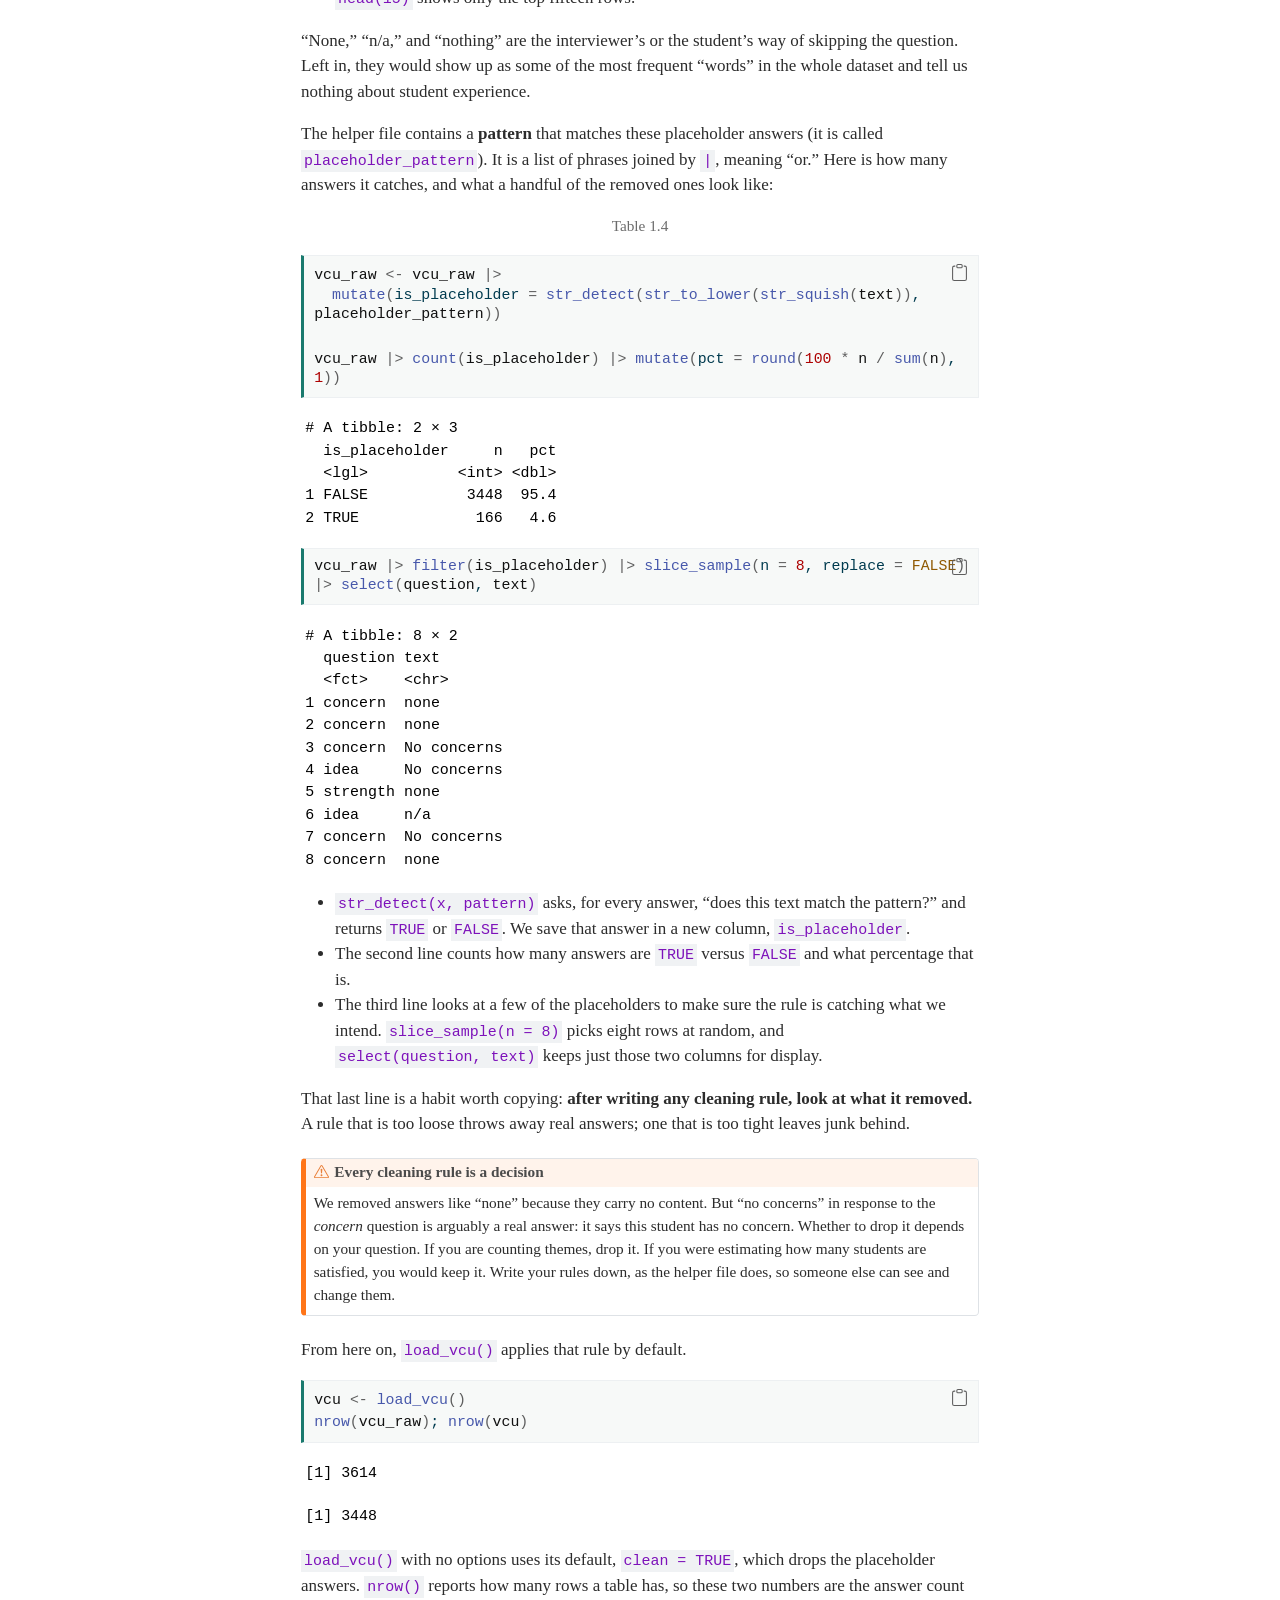
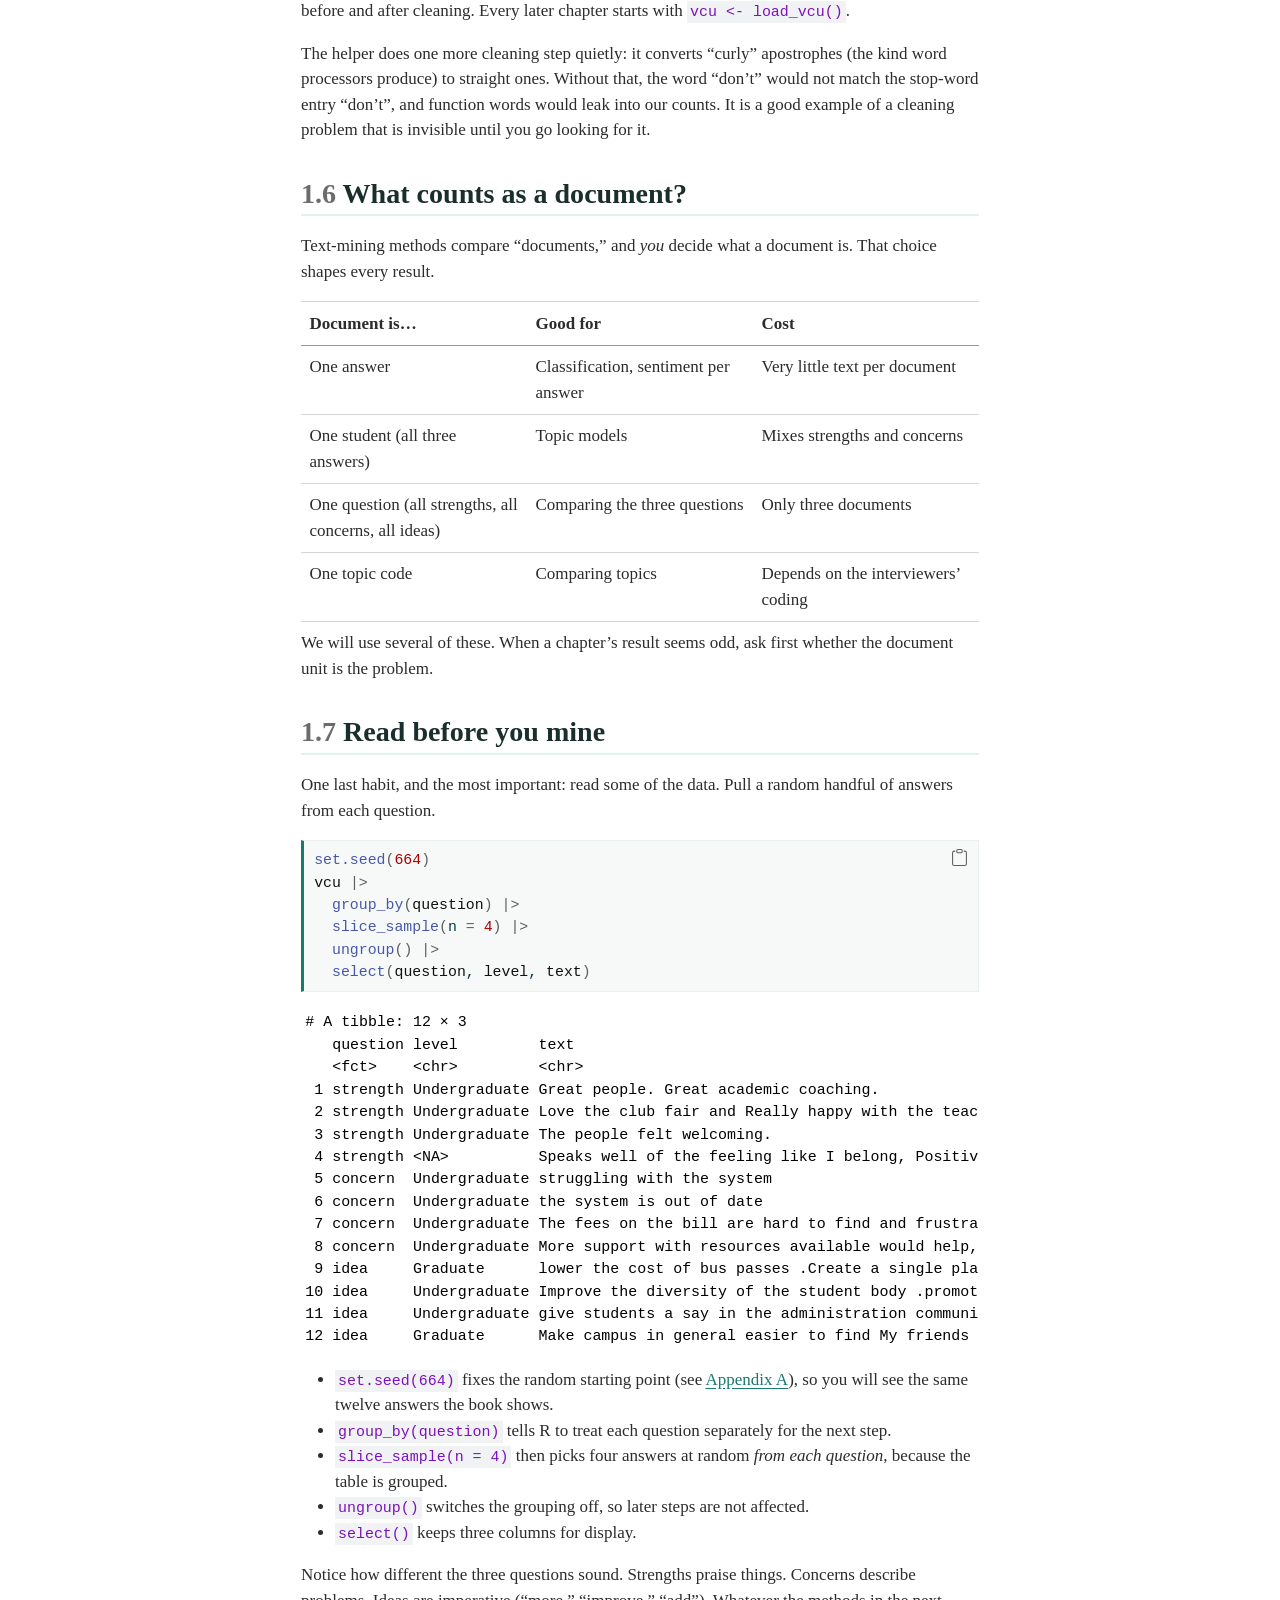
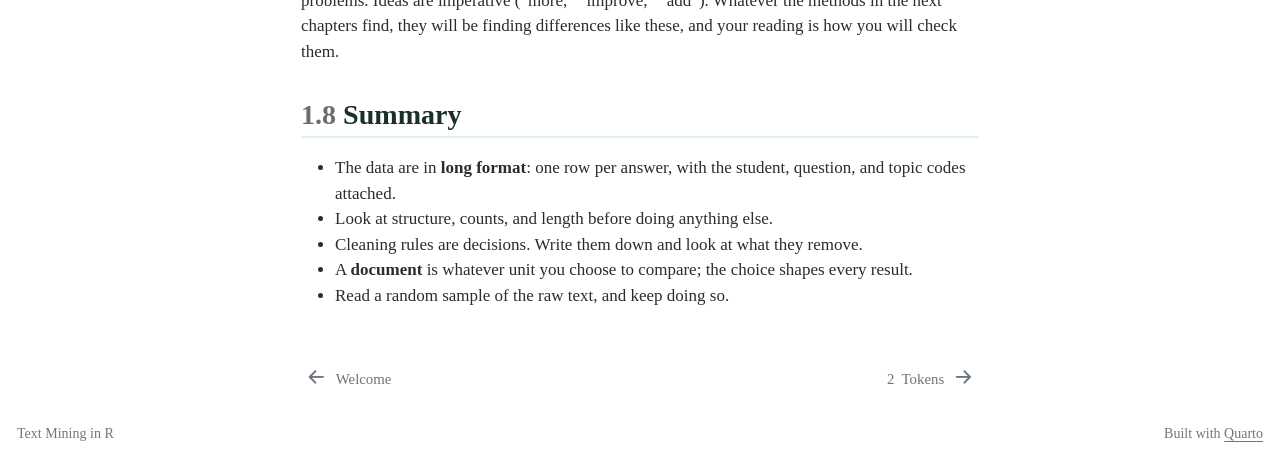
<file: docs/01-the-data.html>
<!DOCTYPE html>
<html xmlns="http://www.w3.org/1999/xhtml" lang="en" xml:lang="en"><head>
<meta http-equiv="Content-Type" content="text/html; charset=UTF-8">
<meta charset="utf-8">
<meta name="generator" content="quarto-1.9.38">
<meta name="viewport" content="width=device-width, initial-scale=1.0, user-scalable=yes">
<meta name="description" content="A hands-on introduction to text mining for lab members, built around open-ended interviews with VCU students. Moves from descriptive methods (word counts, TF-IDF) to topic models, sentiment analysis, and supervised learning.">
<title>1&nbsp; The Data – Text Mining in R</title>
<style>
/* Default styles provided by pandoc.
** See https://pandoc.org/MANUAL.html#variables-for-html for config info.
*/
code{white-space: pre-wrap;}
span.smallcaps{font-variant: small-caps;}
div.columns{display: flex; gap: min(4vw, 1.5em);}
div.column{flex: auto; overflow-x: auto;}
div.hanging-indent{margin-left: 1.5em; text-indent: -1.5em;}
ul.task-list{list-style: none;}
ul.task-list li input[type="checkbox"] {
  width: 0.8em;
  margin: 0 0.8em 0.2em -1em; /* quarto-specific, see https://github.com/quarto-dev/quarto-cli/issues/4556 */ 
  vertical-align: middle;
}
/* CSS for syntax highlighting */
html { -webkit-text-size-adjust: 100%; }
pre > code.sourceCode { white-space: pre; position: relative; }
pre > code.sourceCode > span { display: inline-block; line-height: 1.25; }
pre > code.sourceCode > span:empty { height: 1.2em; }
.sourceCode { overflow: visible; }
code.sourceCode > span { color: inherit; text-decoration: inherit; }
div.sourceCode { margin: 1em 0; }
pre.sourceCode { margin: 0; }
@media screen {
div.sourceCode { overflow: auto; }
}
@media print {
pre > code.sourceCode { white-space: pre-wrap; }
pre > code.sourceCode > span { text-indent: -5em; padding-left: 5em; }
}
pre.numberSource code
  { counter-reset: source-line 0; }
pre.numberSource code > span
  { position: relative; left: -4em; counter-increment: source-line; }
pre.numberSource code > span > a:first-child::before
  { content: counter(source-line);
    position: relative; left: -1em; text-align: right; vertical-align: baseline;
    border: none; display: inline-block;
    -webkit-touch-callout: none; -webkit-user-select: none;
    -khtml-user-select: none; -moz-user-select: none;
    -ms-user-select: none; user-select: none;
    padding: 0 4px; width: 4em;
  }
pre.numberSource { margin-left: 3em;  padding-left: 4px; }
div.sourceCode
  {   }
@media screen {
pre > code.sourceCode > span > a:first-child::before { text-decoration: underline; }
}
</style>

<script src="site_libs/quarto-nav/quarto-nav.js"></script>
<script src="site_libs/quarto-nav/headroom.min.js"></script>
<script src="site_libs/clipboard/clipboard.min.js"></script>
<script src="site_libs/quarto-search/autocomplete.umd.js"></script>
<script src="site_libs/quarto-search/fuse.min.js"></script>
<script src="site_libs/quarto-search/quarto-search.js"></script>
<meta name="quarto:offset" content="./">
<link href="./02-tokens.html" rel="next">
<link href="./index.html" rel="prev">
<script src="site_libs/quarto-html/quarto.js" type="module"></script>
<script src="site_libs/quarto-html/tabsets/tabsets.js" type="module"></script>
<script src="site_libs/quarto-html/popper.min.js"></script>
<script src="site_libs/quarto-html/tippy.umd.min.js"></script>
<script src="site_libs/quarto-html/anchor.min.js"></script>
<link href="site_libs/quarto-html/tippy.css" rel="stylesheet">
<link href="site_libs/quarto-html/quarto-syntax-highlighting-15634bcf2e68342d4ad2dfa704d543f6.css" rel="stylesheet" id="quarto-text-highlighting-styles">
<script src="site_libs/bootstrap/bootstrap.min.js"></script>
<link href="site_libs/bootstrap/bootstrap-icons.css" rel="stylesheet">
<link href="site_libs/bootstrap/bootstrap-0f3a71d5963b834a2d5774f6f36c66af.min.css" rel="stylesheet" append-hash="true" id="quarto-bootstrap" data-mode="light"><script id="quarto-search-options" type="application/json">{
  "location": "sidebar",
  "copy-button": false,
  "collapse-after": 3,
  "panel-placement": "start",
  "type": "textbox",
  "limit": 50,
  "keyboard-shortcut": [
    "f",
    "/",
    "s"
  ],
  "show-item-context": false,
  "language": {
    "search-no-results-text": "No results",
    "search-matching-documents-text": "matching documents",
    "search-copy-link-title": "Copy link to search",
    "search-hide-matches-text": "Hide additional matches",
    "search-more-match-text": "more match in this document",
    "search-more-matches-text": "more matches in this document",
    "search-clear-button-title": "Clear",
    "search-text-placeholder": "",
    "search-detached-cancel-button-title": "Cancel",
    "search-submit-button-title": "Submit",
    "search-label": "Search"
  }
}</script>
</head>
<body class="nav-sidebar floating quarto-light">

<div id="quarto-search-results"></div>
  <header id="quarto-header" class="headroom fixed-top"><nav class="quarto-secondary-nav"><div class="container-fluid d-flex">
      <button type="button" class="quarto-btn-toggle btn" data-bs-toggle="collapse" role="button" data-bs-target=".quarto-sidebar-collapse-item" aria-controls="quarto-sidebar" aria-expanded="false" aria-label="Toggle sidebar navigation" onclick="if (window.quartoToggleHeadroom) { window.quartoToggleHeadroom(); }">
        <i class="bi bi-layout-text-sidebar-reverse"></i>
      </button>
        <nav class="quarto-page-breadcrumbs" aria-label="breadcrumb"><ol class="breadcrumb"><li class="breadcrumb-item"><a href="./01-the-data.html">Getting Started</a></li><li class="breadcrumb-item"><a href="./01-the-data.html"><span class="chapter-number">1</span>&nbsp; <span class="chapter-title">The Data</span></a></li></ol></nav>
        <a class="flex-grow-1" role="navigation" data-bs-toggle="collapse" data-bs-target=".quarto-sidebar-collapse-item" aria-controls="quarto-sidebar" aria-expanded="false" aria-label="Toggle sidebar navigation" onclick="if (window.quartoToggleHeadroom) { window.quartoToggleHeadroom(); }">      
        </a>
      <button type="button" class="btn quarto-search-button" aria-label="Search" onclick="window.quartoOpenSearch();">
        <i class="bi bi-search"></i>
      </button>
    </div>
  </nav></header><!-- content --><div id="quarto-content" class="quarto-container page-columns page-rows-contents page-layout-article">
<!-- sidebar -->
  <nav id="quarto-sidebar" class="sidebar collapse collapse-horizontal quarto-sidebar-collapse-item sidebar-navigation floating overflow-auto"><div class="pt-lg-2 mt-2 text-left sidebar-header">
    <div class="sidebar-title mb-0 py-0">
      <a href="./">Text Mining in R</a> 
        <div class="sidebar-tools-main">
    <a href="https://github.com/mikediam123/text-mining" title="Source Code" class="quarto-navigation-tool px-1" aria-label="Source Code"><i class="bi bi-github"></i></a>
</div>
    </div>
      </div>
        <div class="mt-2 flex-shrink-0 align-items-center">
        <div class="sidebar-search">
        <div id="quarto-search" class="" title="Search"></div>
        </div>
        </div>
    <div class="sidebar-menu-container"> 
    <ul class="list-unstyled mt-1">
<li class="sidebar-item">
  <div class="sidebar-item-container"> 
  <a href="./index.html" class="sidebar-item-text sidebar-link">
 <span class="menu-text">Welcome</span></a>
  </div>
</li>
        <li class="sidebar-item sidebar-item-section">
      <div class="sidebar-item-container"> 
            <a class="sidebar-item-text sidebar-link text-start" data-bs-toggle="collapse" data-bs-target="#quarto-sidebar-section-1" role="navigation" aria-expanded="true">
 <span class="menu-text">Getting Started</span></a>
          <a class="sidebar-item-toggle text-start" data-bs-toggle="collapse" data-bs-target="#quarto-sidebar-section-1" role="navigation" aria-expanded="true" aria-label="Toggle section">
            <i class="bi bi-chevron-right ms-2"></i>
          </a> 
      </div>
      <ul id="quarto-sidebar-section-1" class="collapse list-unstyled sidebar-section depth1 show">
<li class="sidebar-item">
  <div class="sidebar-item-container"> 
  <a href="./01-the-data.html" class="sidebar-item-text sidebar-link active">
 <span class="menu-text"><span class="chapter-number">1</span>&nbsp; <span class="chapter-title">The Data</span></span></a>
  </div>
</li>
          <li class="sidebar-item">
  <div class="sidebar-item-container"> 
  <a href="./02-tokens.html" class="sidebar-item-text sidebar-link">
 <span class="menu-text"><span class="chapter-number">2</span>&nbsp; <span class="chapter-title">Tokens</span></span></a>
  </div>
</li>
      </ul>
</li>
        <li class="sidebar-item sidebar-item-section">
      <div class="sidebar-item-container"> 
            <a class="sidebar-item-text sidebar-link text-start" data-bs-toggle="collapse" data-bs-target="#quarto-sidebar-section-2" role="navigation" aria-expanded="true">
 <span class="menu-text">Descriptive Methods</span></a>
          <a class="sidebar-item-toggle text-start" data-bs-toggle="collapse" data-bs-target="#quarto-sidebar-section-2" role="navigation" aria-expanded="true" aria-label="Toggle section">
            <i class="bi bi-chevron-right ms-2"></i>
          </a> 
      </div>
      <ul id="quarto-sidebar-section-2" class="collapse list-unstyled sidebar-section depth1 show">
<li class="sidebar-item">
  <div class="sidebar-item-container"> 
  <a href="./03-tf-idf.html" class="sidebar-item-text sidebar-link">
 <span class="menu-text"><span class="chapter-number">3</span>&nbsp; <span class="chapter-title">Term Frequency and TF-IDF</span></span></a>
  </div>
</li>
      </ul>
</li>
        <li class="sidebar-item sidebar-item-section">
      <div class="sidebar-item-container"> 
            <a class="sidebar-item-text sidebar-link text-start" data-bs-toggle="collapse" data-bs-target="#quarto-sidebar-section-3" role="navigation" aria-expanded="true">
 <span class="menu-text">Finding Structure</span></a>
          <a class="sidebar-item-toggle text-start" data-bs-toggle="collapse" data-bs-target="#quarto-sidebar-section-3" role="navigation" aria-expanded="true" aria-label="Toggle section">
            <i class="bi bi-chevron-right ms-2"></i>
          </a> 
      </div>
      <ul id="quarto-sidebar-section-3" class="collapse list-unstyled sidebar-section depth1 show">
<li class="sidebar-item">
  <div class="sidebar-item-container"> 
  <a href="./04-topic-lda.html" class="sidebar-item-text sidebar-link">
 <span class="menu-text"><span class="chapter-number">4</span>&nbsp; <span class="chapter-title">Topic Models I: LDA</span></span></a>
  </div>
</li>
          <li class="sidebar-item">
  <div class="sidebar-item-container"> 
  <a href="./05-topic-stm.html" class="sidebar-item-text sidebar-link">
 <span class="menu-text"><span class="chapter-number">5</span>&nbsp; <span class="chapter-title">Topic Models II: Structural Topic Models</span></span></a>
  </div>
</li>
          <li class="sidebar-item">
  <div class="sidebar-item-container"> 
  <a href="./06-sentiment.html" class="sidebar-item-text sidebar-link">
 <span class="menu-text"><span class="chapter-number">6</span>&nbsp; <span class="chapter-title">Sentiment Analysis</span></span></a>
  </div>
</li>
      </ul>
</li>
        <li class="sidebar-item sidebar-item-section">
      <div class="sidebar-item-container"> 
            <a class="sidebar-item-text sidebar-link text-start" data-bs-toggle="collapse" data-bs-target="#quarto-sidebar-section-4" role="navigation" aria-expanded="true">
 <span class="menu-text">Supervised Learning</span></a>
          <a class="sidebar-item-toggle text-start" data-bs-toggle="collapse" data-bs-target="#quarto-sidebar-section-4" role="navigation" aria-expanded="true" aria-label="Toggle section">
            <i class="bi bi-chevron-right ms-2"></i>
          </a> 
      </div>
      <ul id="quarto-sidebar-section-4" class="collapse list-unstyled sidebar-section depth1 show">
<li class="sidebar-item">
  <div class="sidebar-item-container"> 
  <a href="./07-supervised.html" class="sidebar-item-text sidebar-link">
 <span class="menu-text"><span class="chapter-number">7</span>&nbsp; <span class="chapter-title">Supervised Learning: Predicting Topic Codes</span></span></a>
  </div>
</li>
          <li class="sidebar-item">
  <div class="sidebar-item-container"> 
  <a href="./08-embeddings.html" class="sidebar-item-text sidebar-link">
 <span class="menu-text"><span class="chapter-number">8</span>&nbsp; <span class="chapter-title">Embeddings: Using a Pretrained Language Model</span></span></a>
  </div>
</li>
      </ul>
</li>
        <li class="sidebar-item">
  <div class="sidebar-item-container"> 
  <a href="./09-wrapping-up.html" class="sidebar-item-text sidebar-link">
 <span class="menu-text"><span class="chapter-number">9</span>&nbsp; <span class="chapter-title">Wrapping Up</span></span></a>
  </div>
</li>
        <li class="sidebar-item">
  <div class="sidebar-item-container"> 
  <a href="./references.html" class="sidebar-item-text sidebar-link">
 <span class="menu-text">References</span></a>
  </div>
</li>
        <li class="sidebar-item sidebar-item-section">
      <div class="sidebar-item-container"> 
            <a class="sidebar-item-text sidebar-link text-start" data-bs-toggle="collapse" data-bs-target="#quarto-sidebar-section-5" role="navigation" aria-expanded="true">
 <span class="menu-text">Appendices</span></a>
          <a class="sidebar-item-toggle text-start" data-bs-toggle="collapse" data-bs-target="#quarto-sidebar-section-5" role="navigation" aria-expanded="true" aria-label="Toggle section">
            <i class="bi bi-chevron-right ms-2"></i>
          </a> 
      </div>
      <ul id="quarto-sidebar-section-5" class="collapse list-unstyled sidebar-section depth1 show">
<li class="sidebar-item">
  <div class="sidebar-item-container"> 
  <a href="./appendix-r-primer.html" class="sidebar-item-text sidebar-link">
 <span class="menu-text"><span class="chapter-number">A</span>&nbsp; <span class="chapter-title">Reading R Code: A Short Guide</span></span></a>
  </div>
</li>
          <li class="sidebar-item">
  <div class="sidebar-item-container"> 
  <a href="./appendix-glossary.html" class="sidebar-item-text sidebar-link">
 <span class="menu-text"><span class="chapter-number">B</span>&nbsp; <span class="chapter-title">Glossary</span></span></a>
  </div>
</li>
      </ul>
</li>
    </ul>
</div>
</nav><div id="quarto-sidebar-glass" class="quarto-sidebar-collapse-item" data-bs-toggle="collapse" data-bs-target=".quarto-sidebar-collapse-item"></div>
<!-- margin-sidebar -->
    <div id="quarto-margin-sidebar" class="sidebar margin-sidebar">
        <nav id="TOC" role="doc-toc" class="toc-active"><h2 id="toc-title">Table of contents</h2>
   
  <ul>
<li><a href="#where-the-data-come-from" id="toc-where-the-data-come-from" class="nav-link active" data-scroll-target="#where-the-data-come-from"><span class="header-section-number">1.1</span> Where the data come from</a></li>
  <li>
<a href="#load-the-helpers-and-the-data" id="toc-load-the-helpers-and-the-data" class="nav-link" data-scroll-target="#load-the-helpers-and-the-data"><span class="header-section-number">1.2</span> Load the helpers and the data</a>
  <ul class="collapse">
<li><a href="#why-the-data-are-long" id="toc-why-the-data-are-long" class="nav-link" data-scroll-target="#why-the-data-are-long"><span class="header-section-number">1.2.1</span> Why the data are “long”</a></li>
  </ul>
</li>
  <li><a href="#who-answered-and-what" id="toc-who-answered-and-what" class="nav-link" data-scroll-target="#who-answered-and-what"><span class="header-section-number">1.3</span> Who answered, and what?</a></li>
  <li><a href="#how-long-are-the-answers" id="toc-how-long-are-the-answers" class="nav-link" data-scroll-target="#how-long-are-the-answers"><span class="header-section-number">1.4</span> How long are the answers?</a></li>
  <li><a href="#cleaning-answers-that-say-nothing" id="toc-cleaning-answers-that-say-nothing" class="nav-link" data-scroll-target="#cleaning-answers-that-say-nothing"><span class="header-section-number">1.5</span> Cleaning: answers that say nothing</a></li>
  <li><a href="#what-counts-as-a-document" id="toc-what-counts-as-a-document" class="nav-link" data-scroll-target="#what-counts-as-a-document"><span class="header-section-number">1.6</span> What counts as a document?</a></li>
  <li><a href="#read-before-you-mine" id="toc-read-before-you-mine" class="nav-link" data-scroll-target="#read-before-you-mine"><span class="header-section-number">1.7</span> Read before you mine</a></li>
  <li><a href="#summary" id="toc-summary" class="nav-link" data-scroll-target="#summary"><span class="header-section-number">1.8</span> Summary</a></li>
  </ul><div class="toc-actions"><ul><li><a href="https://github.com/mikediam123/text-mining/issues/new" class="toc-action"><i class="bi bi-github"></i>Report an issue</a></li></ul></div></nav>
    </div>
<!-- main -->
<main class="content" id="quarto-document-content"><header id="title-block-header" class="quarto-title-block default"><nav class="quarto-page-breadcrumbs quarto-title-breadcrumbs d-none d-lg-block" aria-label="breadcrumb"><ol class="breadcrumb"><li class="breadcrumb-item"><a href="./01-the-data.html">Getting Started</a></li><li class="breadcrumb-item"><a href="./01-the-data.html"><span class="chapter-number">1</span>&nbsp; <span class="chapter-title">The Data</span></a></li></ol></nav><div class="quarto-title">
<div class="quarto-title-block"><div><h1 class="title"><span id="sec-data" class="quarto-section-identifier"><span class="chapter-number">1</span>&nbsp; <span class="chapter-title">The Data</span></span></h1><button type="button" class="btn code-tools-button" id="quarto-code-tools-source"><i class="bi"></i> Code</button></div></div>
</div>



<div class="quarto-title-meta">

    
  
    
  </div>
  


</header><p><strong>Data for this chapter:</strong> <code>data/vcu_cares_long.csv</code>, built by <code>R/01-prep-data.R</code></p>
<p>Before any text mining, we need to know what we are mining. This chapter covers where the VCU CARES answers came from, how they are organized, and the cleaning decisions that every later chapter inherits. It is also where we meet the R code that the rest of the book builds on, so we go slowly.</p>
<div class="callout callout-style-default callout-tip callout-titled">
<div class="callout-header d-flex align-content-center">
<div class="callout-icon-container">
<i class="callout-icon"></i>
</div>
<div class="callout-title-container flex-fill">
<span class="screen-reader-only">Tip</span>New to R?
</div>
</div>
<div class="callout-body-container callout-body">
<p>If the code in this chapter looks unfamiliar, read <a href="appendix-r-primer.html" class="quarto-xref"><span>Appendix A</span></a> first. It is a short guide to the handful of ideas (objects, functions, the pipe <code>|&gt;</code>) that appear on almost every page. You can also come back to it any time a line of code puzzles you.</p>
</div>
</div>
<section id="where-the-data-come-from" class="level2" data-number="1.1"><h2 data-number="1.1" class="anchored" data-anchor-id="where-the-data-come-from">
<span class="header-section-number">1.1</span> Where the data come from</h2>
<p>Interviewers asked VCU students three open-ended questions. “Open-ended” means students answered in their own words rather than picking from a list.</p>
<ol type="1">
<li>What has VCU done really well that has helped you and other students? (we call these <strong>strengths</strong>)</li>
<li>What is the biggest concern you have regarding how VCU supports students? (<strong>concerns</strong>)</li>
<li>What are the top three things VCU can do today to make your experience the best it can be? (<strong>ideas</strong>)</li>
</ol>
<div class="callout callout-style-default callout-important callout-titled">
<div class="callout-header d-flex align-content-center">
<div class="callout-icon-container">
<i class="callout-icon"></i>
</div>
<div class="callout-title-container flex-fill">
<span class="screen-reader-only">Important</span>This is a synthetic version of the data
</div>
</div>
<div class="callout-body-container callout-body">
<p>Everything below describes the structure of the real study. The text you will see in this book was generated to match that structure: same sheets, same columns, same row counts, similar answer lengths, and topic codes ticked at the real rates. It contains no real student responses. See <code>sample-data/README.md</code> for how it was made and what it can and cannot be used for.</p>
</div>
</div>
<p>The answers were collected in three batches, which arrive as three sheets in the original Excel workbook. The first and largest batch also has something the others lack: for the strength and concern questions, the interviewer ticked which <strong>topics</strong> the answer touched on, such as Advising, Dining, or Safety. These hand-assigned topic codes become the “answer key” for the supervised learning in <a href="07-supervised.html" class="quarto-xref"><span>Chapter 7</span></a>.</p>
</section><section id="load-the-helpers-and-the-data" class="level2" data-number="1.2"><h2 data-number="1.2" class="anchored" data-anchor-id="load-the-helpers-and-the-data">
<span class="header-section-number">1.2</span> Load the helpers and the data</h2>
<div class="cell">
<div class="code-copy-outer-scaffold"><div class="sourceCode" id="cb1"><pre class="downlit sourceCode r code-with-copy"><code class="sourceCode R"><span><span class="kw"><a href="https://rdrr.io/r/base/source.html">source</a></span><span class="op">(</span><span class="st">"R/helpers.R"</span><span class="op">)</span></span>
<span></span>
<span><span class="va">vcu_raw</span> <span class="op">&lt;-</span> <span class="fu">load_vcu</span><span class="op">(</span>clean <span class="op">=</span> <span class="cn">FALSE</span><span class="op">)</span></span>
<span></span>
<span><span class="fu">glimpse</span><span class="op">(</span><span class="va">vcu_raw</span><span class="op">)</span></span></code></pre></div><button title="Copy to Clipboard" class="code-copy-button"><i class="bi"></i></button></div>
<div class="cell-output cell-output-stdout">
<pre><code>Rows: 3,614
Columns: 8
$ doc_id   &lt;dbl&gt; 1, 2, 3, 4, 5, 6, 7, 8, 9, 10, 11, 12, 13, 14, 15, 16, 17, 18…
$ resp_id  &lt;dbl&gt; 1, 1, 1, 2, 2, 2, 3, 3, 3, 4, 4, 4, 5, 5, 5, 6, 6, 6, 7, 7, 7…
$ source   &lt;chr&gt; "original", "original", "original", "original", "original", "…
$ event    &lt;chr&gt; NA, NA, NA, NA, NA, NA, NA, NA, NA, NA, NA, NA, NA, NA, NA, N…
$ level    &lt;chr&gt; "Undergraduate", "Undergraduate", "Undergraduate", "Undergrad…
$ question &lt;fct&gt; strength, concern, idea, strength, concern, idea, strength, c…
$ text     &lt;chr&gt; "Really happy with the classroom technology That would help a…
$ topics   &lt;chr&gt; "Classroom/faculty", "Student support services", NA, "Having …</code></pre>
</div>
</div>
<p>Here is what each piece of that block does.</p>
<ul>
<li>
<code>source("R/helpers.R")</code> runs a file of our own code. That file does three things for us: it loads the <code>tidyverse</code> packages (a bundle of tools for working with data and drawing charts), it sets a consistent chart style and color palette, and it defines the function <code>load_vcu()</code>. Putting these in one shared file means every chapter starts from the same place.</li>
<li>
<code>load_vcu(clean = FALSE)</code> reads the data file. The option <code>clean = FALSE</code> means “give me everything, including the empty answers.” Later we will switch it back to the default, <code>clean = TRUE</code>, which removes them.</li>
<li>
<code>vcu_raw &lt;- ...</code> saves the result under the name <code>vcu_raw</code>. The “raw” is a reminder that this version has not been cleaned yet.</li>
<li>
<code>glimpse()</code> prints a compact summary of a table: one line per column, showing the column’s name, its type, and its first few values. It is the quickest way to see what you have.</li>
</ul>
<p>In the output, <code>&lt;chr&gt;</code> means a column of text (“character”), <code>&lt;dbl&gt;</code> a number, <code>&lt;int&gt;</code> a whole number, and <code>&lt;fct&gt;</code> a <em>factor</em>: a column with a fixed set of allowed values, such as our three questions.</p>
<section id="why-the-data-are-long" class="level3" data-number="1.2.1"><h3 data-number="1.2.1" class="anchored" data-anchor-id="why-the-data-are-long">
<span class="header-section-number">1.2.1</span> Why the data are “long”</h3>
<p>The raw workbook is <strong>wide</strong>: one row per student, with a column for each question and another for each topic checkbox. Text-mining tools want the opposite. <code>R/01-prep-data.R</code> stacked the three sheets into a <strong>long</strong> table with one row per <em>answer</em>. A student who answered all three questions now has three rows. Each row has:</p>
<ul>
<li>
<code>doc_id</code>: a unique ID for the answer</li>
<li>
<code>resp_id</code>: which student gave it (a student can have up to three answers)</li>
<li>
<code>source</code>, <code>event</code>: which batch, and for the event-based forms, which event</li>
<li>
<code>level</code>: undergraduate, graduate, or professional</li>
<li>
<code>question</code>: strength, concern, or idea</li>
<li>
<code>text</code>: what the student said</li>
<li>
<code>topics</code>: the interviewer’s topic codes, separated by semicolons (original form, strengths and concerns only)</li>
</ul>
<div class="callout callout-style-default callout-note callout-titled">
<div class="callout-header d-flex align-content-center">
<div class="callout-icon-container">
<i class="callout-icon"></i>
</div>
<div class="callout-title-container flex-fill">
<span class="screen-reader-only">Note</span>Demographics were left out on purpose
</div>
</div>
<div class="callout-body-container callout-body">
<p>The workbook also holds major, GPA, gender, and race or ethnicity for some students. No chapter in this book needs them, so the prep script drops them. Carrying less identifying information through an analysis is a good default, and you can always go back to the source file if a later project needs them.</p>
</div>
</div>
</section></section><section id="who-answered-and-what" class="level2" data-number="1.3"><h2 data-number="1.3" class="anchored" data-anchor-id="who-answered-and-what">
<span class="header-section-number">1.3</span> Who answered, and what?</h2>
<p>The first thing to do with any new dataset is count things.</p>
<div id="tbl-counts" class="cell quarto-float quarto-figure quarto-figure-center anchored">
<figure class="quarto-float quarto-float-tbl figure"><figcaption class="quarto-float-caption-top quarto-float-caption quarto-float-tbl quarto-uncaptioned" id="tbl-counts-caption-0ceaefa1-69ba-4598-a22c-09a6ac19f8ca">
Table&nbsp;1.1
</figcaption><div aria-describedby="tbl-counts-caption-0ceaefa1-69ba-4598-a22c-09a6ac19f8ca">
<div class="code-copy-outer-scaffold"><div class="sourceCode" id="cb3"><pre class="downlit sourceCode r code-with-copy"><code class="sourceCode R"><span><span class="va">vcu_raw</span> <span class="op">|&gt;</span></span>
<span>  <span class="fu">count</span><span class="op">(</span><span class="va">source</span>, <span class="va">question</span><span class="op">)</span> <span class="op">|&gt;</span></span>
<span>  <span class="fu">pivot_wider</span><span class="op">(</span>names_from <span class="op">=</span> <span class="va">question</span>, values_from <span class="op">=</span> <span class="va">n</span><span class="op">)</span></span></code></pre></div><button title="Copy to Clipboard" class="code-copy-button"><i class="bi"></i></button></div>
<div class="cell-output cell-output-stdout">
<pre><code># A tibble: 3 × 4
  source   strength concern  idea
  &lt;chr&gt;       &lt;int&gt;   &lt;int&gt; &lt;int&gt;
1 original     1017     973   999
2 paper         138     136   121
3 second         79      76    75</code></pre>
</div>
</div>
</figure>
</div>
<p>Reading this block from top to bottom, as a series of steps joined by <code>|&gt;</code> (“and then”):</p>
<ol type="1">
<li>Start with <code>vcu_raw</code>.</li>
<li>
<code>count(source, question)</code> counts how many rows there are for each <em>combination</em> of source and question. The result has one row per combination and a new column <code>n</code> holding the count.</li>
<li>
<code>pivot_wider(names_from = question, values_from = n)</code> reshapes that result so that each question becomes its own column. <code>names_from</code> says which column supplies the new column names; <code>values_from</code> says which column supplies the numbers that go in them. It turns a tall list of counts into a small table that is easier to read.</li>
</ol>
<p>The original form has about 1,000 answers per question. The two event-based sheets add a few hundred more. Not everyone answered every question, so the columns differ slightly.</p>
<div id="tbl-level" class="cell quarto-float quarto-figure quarto-figure-center anchored">
<figure class="quarto-float quarto-float-tbl figure"><figcaption class="quarto-float-caption-top quarto-float-caption quarto-float-tbl quarto-uncaptioned" id="tbl-level-caption-0ceaefa1-69ba-4598-a22c-09a6ac19f8ca">
Table&nbsp;1.2
</figcaption><div aria-describedby="tbl-level-caption-0ceaefa1-69ba-4598-a22c-09a6ac19f8ca">
<div class="code-copy-outer-scaffold"><div class="sourceCode" id="cb5"><pre class="downlit sourceCode r code-with-copy"><code class="sourceCode R"><span><span class="va">vcu_raw</span> <span class="op">|&gt;</span></span>
<span>  <span class="fu">distinct</span><span class="op">(</span><span class="va">resp_id</span>, <span class="va">level</span><span class="op">)</span> <span class="op">|&gt;</span></span>
<span>  <span class="fu">count</span><span class="op">(</span><span class="va">level</span><span class="op">)</span> <span class="op">|&gt;</span></span>
<span>  <span class="fu">mutate</span><span class="op">(</span>pct <span class="op">=</span> <span class="fu"><a href="https://rdrr.io/r/base/Round.html">round</a></span><span class="op">(</span><span class="fl">100</span> <span class="op">*</span> <span class="va">n</span> <span class="op">/</span> <span class="fu"><a href="https://rdrr.io/r/base/sum.html">sum</a></span><span class="op">(</span><span class="va">n</span><span class="op">)</span>, <span class="fl">1</span><span class="op">)</span><span class="op">)</span></span></code></pre></div><button title="Copy to Clipboard" class="code-copy-button"><i class="bi"></i></button></div>
<div class="cell-output cell-output-stdout">
<pre><code># A tibble: 4 × 3
  level             n   pct
  &lt;chr&gt;         &lt;int&gt; &lt;dbl&gt;
1 Graduate        193  15.6
2 Professional     17   1.4
3 Undergraduate  1016  81.9
4 &lt;NA&gt;             15   1.2</code></pre>
</div>
</div>
</figure>
</div>
<p>This counts <strong>students</strong>, not answers.</p>
<ul>
<li>
<code>distinct(resp_id, level)</code> keeps one row per unique student. (Without it, a student with three answers would be counted three times.)</li>
<li>
<code>count(level)</code> then counts students at each level.</li>
<li>
<code>mutate(pct = ...)</code> adds a new column <code>pct</code>. Inside it, <code>n / sum(n)</code> is each count divided by the total, which gives a proportion; multiplying by 100 makes it a percentage; and <code>round(..., 1)</code> keeps one decimal place.</li>
</ul>
<p>Undergraduates dominate, and a small number of students have no level recorded (shown as <code>NA</code>, which is R’s symbol for “missing”). We will keep both facts in mind: a “common” word is common among undergraduates, because they are most of the data.</p>
</section><section id="how-long-are-the-answers" class="level2" data-number="1.4"><h2 data-number="1.4" class="anchored" data-anchor-id="how-long-are-the-answers">
<span class="header-section-number">1.4</span> How long are the answers?</h2>
<p>Short answers give a method very little to work with, so it is worth measuring length early.</p>
<div class="cell">
<div class="code-copy-outer-scaffold"><div class="sourceCode" id="cb7"><pre class="downlit sourceCode r code-with-copy"><code class="sourceCode R"><span><span class="va">vcu_raw</span> <span class="op">&lt;-</span> <span class="va">vcu_raw</span> <span class="op">|&gt;</span></span>
<span>  <span class="fu">mutate</span><span class="op">(</span>n_words <span class="op">=</span> <span class="fu">str_count</span><span class="op">(</span><span class="va">text</span>, <span class="st">"\\S+"</span><span class="op">)</span><span class="op">)</span></span>
<span></span>
<span><span class="fu">ggplot</span><span class="op">(</span><span class="va">vcu_raw</span>, <span class="fu">aes</span><span class="op">(</span><span class="va">n_words</span><span class="op">)</span><span class="op">)</span> <span class="op">+</span></span>
<span>  <span class="fu">geom_histogram</span><span class="op">(</span>binwidth <span class="op">=</span> <span class="fl">5</span>, boundary <span class="op">=</span> <span class="fl">0</span><span class="op">)</span> <span class="op">+</span></span>
<span>  <span class="fu">coord_cartesian</span><span class="op">(</span>xlim <span class="op">=</span> <span class="fu"><a href="https://rdrr.io/r/base/c.html">c</a></span><span class="op">(</span><span class="fl">0</span>, <span class="fl">100</span><span class="op">)</span><span class="op">)</span> <span class="op">+</span></span>
<span>  <span class="fu">labs</span><span class="op">(</span>x <span class="op">=</span> <span class="st">"Words in answer"</span>, y <span class="op">=</span> <span class="st">"Number of answers"</span><span class="op">)</span></span>
<span></span>
<span><span class="fu"><a href="https://rdrr.io/r/base/summary.html">summary</a></span><span class="op">(</span><span class="va">vcu_raw</span><span class="op">$</span><span class="va">n_words</span><span class="op">)</span></span></code></pre></div><button title="Copy to Clipboard" class="code-copy-button"><i class="bi"></i></button></div>
<div class="cell-output cell-output-stdout">
<pre><code>   Min. 1st Qu.  Median    Mean 3rd Qu.    Max. 
   1.00    7.00   13.00   16.39   21.00  108.00 </code></pre>
</div>
<div class="cell-output-display">
<div id="fig-length" class="quarto-float quarto-figure quarto-figure-center anchored">
<figure class="quarto-float quarto-float-fig figure"><div aria-describedby="fig-length-caption-0ceaefa1-69ba-4598-a22c-09a6ac19f8ca">
<img src="01-the-data_files/figure-html/fig-length-1.png" class="img-fluid figure-img" width="672">
</div>
<figcaption class="quarto-float-caption-bottom quarto-float-caption quarto-float-fig" id="fig-length-caption-0ceaefa1-69ba-4598-a22c-09a6ac19f8ca">
Figure&nbsp;1.1: Words per answer. Most answers are a phrase or a sentence.
</figcaption></figure>
</div>
</div>
</div>
<p><strong>The counting step.</strong> <code>str_count(text, "\\S+")</code> counts how many times a pattern appears in each answer. The pattern <code>\\S+</code> means “a run of characters that are not spaces,” which is a reasonable definition of a word. So this line adds a column, <code>n_words</code>, with the number of words in every answer. (See <a href="appendix-r-primer.html" class="quarto-xref"><span>Appendix A</span></a> for more on patterns.)</p>
<p><strong>The chart.</strong> Charts in R are built in layers with the <code>ggplot2</code> package, and each layer is added with a <code>+</code>.</p>
<ul>
<li>
<code>ggplot(vcu_raw, aes(n_words))</code> starts a chart using our data. <code>aes()</code> is short for <em>aesthetics</em>: it says which column is mapped to which part of the chart. Here <code>n_words</code> goes on the horizontal axis.</li>
<li>
<code>geom_histogram(binwidth = 5, boundary = 0)</code> draws a <strong>histogram</strong>, a bar chart that groups numbers into ranges (“bins”) and shows how many values fall in each. <code>binwidth = 5</code> makes each bar cover five words; <code>boundary = 0</code> makes the first bar start at zero.</li>
<li>
<code>coord_cartesian(xlim = c(0, 100))</code> zooms the horizontal axis to 0–100 words. A few very long answers would otherwise stretch the chart and squash everything else. (<code>c(0, 100)</code> is how R writes a list of values: “combine 0 and 100.”)</li>
<li>
<code>labs(x = ..., y = ...)</code> sets the axis labels.</li>
</ul>
<p><strong>The numbers.</strong> <code><a href="https://rdrr.io/r/base/summary.html">summary()</a></code> prints six numbers: the smallest and largest values, the <strong>median</strong> (the middle value, so half the answers are shorter), the <strong>mean</strong> (the average), and the 1st and 3rd <strong>quartiles</strong> (the values a quarter and three-quarters of the way up the sorted list). The median is the better description here, because a few very long answers pull the mean upward.</p>
<p>The median answer is about a dozen words. That is short, and it will matter repeatedly: with so few words per answer, any single answer gives a method very little to work with. Topic models in particular struggle here, which is why <a href="04-topic-lda.html" class="quarto-xref"><span>Chapter 4</span></a> combines a student’s answers before modeling.</p>
</section><section id="cleaning-answers-that-say-nothing" class="level2" data-number="1.5"><h2 data-number="1.5" class="anchored" data-anchor-id="cleaning-answers-that-say-nothing">
<span class="header-section-number">1.5</span> Cleaning: answers that say nothing</h2>
<p>Some answers are not content at all. Look at the shortest and most common ones:</p>
<div id="tbl-short" class="cell quarto-float quarto-figure quarto-figure-center anchored">
<figure class="quarto-float quarto-float-tbl figure"><figcaption class="quarto-float-caption-top quarto-float-caption quarto-float-tbl quarto-uncaptioned" id="tbl-short-caption-0ceaefa1-69ba-4598-a22c-09a6ac19f8ca">
Table&nbsp;1.3
</figcaption><div aria-describedby="tbl-short-caption-0ceaefa1-69ba-4598-a22c-09a6ac19f8ca">
<div class="code-copy-outer-scaffold"><div class="sourceCode" id="cb9"><pre class="downlit sourceCode r code-with-copy"><code class="sourceCode R"><span><span class="va">vcu_raw</span> <span class="op">|&gt;</span></span>
<span>  <span class="fu"><a href="https://rdrr.io/r/stats/filter.html">filter</a></span><span class="op">(</span><span class="va">n_words</span> <span class="op">&lt;=</span> <span class="fl">3</span><span class="op">)</span> <span class="op">|&gt;</span></span>
<span>  <span class="fu">mutate</span><span class="op">(</span>text <span class="op">=</span> <span class="fu">str_to_lower</span><span class="op">(</span><span class="fu">str_squish</span><span class="op">(</span><span class="va">text</span><span class="op">)</span><span class="op">)</span><span class="op">)</span> <span class="op">|&gt;</span></span>
<span>  <span class="fu">count</span><span class="op">(</span><span class="va">text</span>, sort <span class="op">=</span> <span class="cn">TRUE</span><span class="op">)</span> <span class="op">|&gt;</span></span>
<span>  <span class="fu"><a href="https://rdrr.io/r/utils/head.html">head</a></span><span class="op">(</span><span class="fl">15</span><span class="op">)</span></span></code></pre></div><button title="Copy to Clipboard" class="code-copy-button"><i class="bi"></i></button></div>
<div class="cell-output cell-output-stdout">
<pre><code># A tibble: 15 × 2
   text                             n
   &lt;chr&gt;                        &lt;int&gt;
 1 none                            67
 2 n/a                             26
 3 nothing                         22
 4 na                              13
 5 no concerns                     10
 6 i don't know                     6
 7 academic coaching                5
 8 campus layout                    5
 9 career fairs                     4
10 club fair                        4
11 course sequencing                4
12 did not respond                  4
13 dorm conditions                  4
14 none right now                   4
15 professional skills programs     4</code></pre>
</div>
</div>
</figure>
</div>
<p>Step by step:</p>
<ul>
<li>
<code>filter(n_words &lt;= 3)</code> keeps only answers of three words or fewer.</li>
<li>
<code>str_squish(text)</code> trims spaces from the ends and collapses any run of spaces into one. <code>str_to_lower()</code> converts to lowercase. Doing both means “None”, “none” and “NONE” all count as the same thing.</li>
<li>
<code>count(text, sort = TRUE)</code> counts how many times each distinct text appears, with the most common first. (<code>sort = TRUE</code> is the option that orders by count.)</li>
<li>
<code>head(15)</code> shows only the top fifteen rows.</li>
</ul>
<p>“None,” “n/a,” and “nothing” are the interviewer’s or the student’s way of skipping the question. Left in, they would show up as some of the most frequent “words” in the whole dataset and tell us nothing about student experience.</p>
<p>The helper file contains a <strong>pattern</strong> that matches these placeholder answers (it is called <code>placeholder_pattern</code>). It is a list of phrases joined by <code>|</code>, meaning “or.” Here is how many answers it catches, and what a handful of the removed ones look like:</p>
<div id="tbl-placeholders" class="cell quarto-float quarto-figure quarto-figure-center anchored">
<figure class="quarto-float quarto-float-tbl figure"><figcaption class="quarto-float-caption-top quarto-float-caption quarto-float-tbl quarto-uncaptioned" id="tbl-placeholders-caption-0ceaefa1-69ba-4598-a22c-09a6ac19f8ca">
Table&nbsp;1.4
</figcaption><div aria-describedby="tbl-placeholders-caption-0ceaefa1-69ba-4598-a22c-09a6ac19f8ca">
<div class="code-copy-outer-scaffold"><div class="sourceCode" id="cb11"><pre class="downlit sourceCode r code-with-copy"><code class="sourceCode R"><span><span class="va">vcu_raw</span> <span class="op">&lt;-</span> <span class="va">vcu_raw</span> <span class="op">|&gt;</span></span>
<span>  <span class="fu">mutate</span><span class="op">(</span>is_placeholder <span class="op">=</span> <span class="fu">str_detect</span><span class="op">(</span><span class="fu">str_to_lower</span><span class="op">(</span><span class="fu">str_squish</span><span class="op">(</span><span class="va">text</span><span class="op">)</span><span class="op">)</span>, <span class="va">placeholder_pattern</span><span class="op">)</span><span class="op">)</span></span>
<span></span>
<span><span class="va">vcu_raw</span> <span class="op">|&gt;</span> <span class="fu">count</span><span class="op">(</span><span class="va">is_placeholder</span><span class="op">)</span> <span class="op">|&gt;</span> <span class="fu">mutate</span><span class="op">(</span>pct <span class="op">=</span> <span class="fu"><a href="https://rdrr.io/r/base/Round.html">round</a></span><span class="op">(</span><span class="fl">100</span> <span class="op">*</span> <span class="va">n</span> <span class="op">/</span> <span class="fu"><a href="https://rdrr.io/r/base/sum.html">sum</a></span><span class="op">(</span><span class="va">n</span><span class="op">)</span>, <span class="fl">1</span><span class="op">)</span><span class="op">)</span></span></code></pre></div><button title="Copy to Clipboard" class="code-copy-button"><i class="bi"></i></button></div>
<div class="cell-output cell-output-stdout">
<pre><code># A tibble: 2 × 3
  is_placeholder     n   pct
  &lt;lgl&gt;          &lt;int&gt; &lt;dbl&gt;
1 FALSE           3448  95.4
2 TRUE             166   4.6</code></pre>
</div>
<div class="code-copy-outer-scaffold"><div class="sourceCode" id="cb13"><pre class="downlit sourceCode r code-with-copy"><code class="sourceCode R"><span><span class="va">vcu_raw</span> <span class="op">|&gt;</span> <span class="fu"><a href="https://rdrr.io/r/stats/filter.html">filter</a></span><span class="op">(</span><span class="va">is_placeholder</span><span class="op">)</span> <span class="op">|&gt;</span> <span class="fu">slice_sample</span><span class="op">(</span>n <span class="op">=</span> <span class="fl">8</span>, replace <span class="op">=</span> <span class="cn">FALSE</span><span class="op">)</span> <span class="op">|&gt;</span> <span class="fu">select</span><span class="op">(</span><span class="va">question</span>, <span class="va">text</span><span class="op">)</span></span></code></pre></div><button title="Copy to Clipboard" class="code-copy-button"><i class="bi"></i></button></div>
<div class="cell-output cell-output-stdout">
<pre><code># A tibble: 8 × 2
  question text       
  &lt;fct&gt;    &lt;chr&gt;      
1 concern  none       
2 concern  none       
3 concern  No concerns
4 idea     No concerns
5 strength none       
6 idea     n/a        
7 concern  No concerns
8 concern  none       </code></pre>
</div>
</div>
</figure>
</div>
<ul>
<li>
<code>str_detect(x, pattern)</code> asks, for every answer, “does this text match the pattern?” and returns <code>TRUE</code> or <code>FALSE</code>. We save that answer in a new column, <code>is_placeholder</code>.</li>
<li>The second line counts how many answers are <code>TRUE</code> versus <code>FALSE</code> and what percentage that is.</li>
<li>The third line looks at a few of the placeholders to make sure the rule is catching what we intend. <code>slice_sample(n = 8)</code> picks eight rows at random, and <code>select(question, text)</code> keeps just those two columns for display.</li>
</ul>
<p>That last line is a habit worth copying: <strong>after writing any cleaning rule, look at what it removed.</strong> A rule that is too loose throws away real answers; one that is too tight leaves junk behind.</p>
<div class="callout callout-style-default callout-warning callout-titled">
<div class="callout-header d-flex align-content-center">
<div class="callout-icon-container">
<i class="callout-icon"></i>
</div>
<div class="callout-title-container flex-fill">
<span class="screen-reader-only">Warning</span>Every cleaning rule is a decision
</div>
</div>
<div class="callout-body-container callout-body">
<p>We removed answers like “none” because they carry no content. But “no concerns” in response to the <em>concern</em> question is arguably a real answer: it says this student has no concern. Whether to drop it depends on your question. If you are counting themes, drop it. If you were estimating how many students are satisfied, you would keep it. Write your rules down, as the helper file does, so someone else can see and change them.</p>
</div>
</div>
<p>From here on, <code>load_vcu()</code> applies that rule by default.</p>
<div class="cell">
<div class="code-copy-outer-scaffold"><div class="sourceCode" id="cb15"><pre class="downlit sourceCode r code-with-copy"><code class="sourceCode R"><span><span class="va">vcu</span> <span class="op">&lt;-</span> <span class="fu">load_vcu</span><span class="op">(</span><span class="op">)</span></span>
<span><span class="fu"><a href="https://rdrr.io/r/base/nrow.html">nrow</a></span><span class="op">(</span><span class="va">vcu_raw</span><span class="op">)</span>; <span class="fu"><a href="https://rdrr.io/r/base/nrow.html">nrow</a></span><span class="op">(</span><span class="va">vcu</span><span class="op">)</span></span></code></pre></div><button title="Copy to Clipboard" class="code-copy-button"><i class="bi"></i></button></div>
<div class="cell-output cell-output-stdout">
<pre><code>[1] 3614</code></pre>
</div>
<div class="cell-output cell-output-stdout">
<pre><code>[1] 3448</code></pre>
</div>
</div>
<p><code>load_vcu()</code> with no options uses its default, <code>clean = TRUE</code>, which drops the placeholder answers. <code><a href="https://rdrr.io/r/base/nrow.html">nrow()</a></code> reports how many rows a table has, so these two numbers are the answer count before and after cleaning. Every later chapter starts with <code>vcu &lt;- load_vcu()</code>.</p>
<p>The helper does one more cleaning step quietly: it converts “curly” apostrophes (the kind word processors produce) to straight ones. Without that, the word “don’t” would not match the stop-word entry “don’t”, and function words would leak into our counts. It is a good example of a cleaning problem that is invisible until you go looking for it.</p>
</section><section id="what-counts-as-a-document" class="level2" data-number="1.6"><h2 data-number="1.6" class="anchored" data-anchor-id="what-counts-as-a-document">
<span class="header-section-number">1.6</span> What counts as a document?</h2>
<p>Text-mining methods compare “documents,” and <em>you</em> decide what a document is. That choice shapes every result.</p>
<table class="caption-top table">
<colgroup>
<col style="width: 33%">
<col style="width: 33%">
<col style="width: 33%">
</colgroup>
<thead><tr class="header">
<th>Document is…</th>
<th>Good for</th>
<th>Cost</th>
</tr></thead>
<tbody>
<tr class="odd">
<td>One answer</td>
<td>Classification, sentiment per answer</td>
<td>Very little text per document</td>
</tr>
<tr class="even">
<td>One student (all three answers)</td>
<td>Topic models</td>
<td>Mixes strengths and concerns</td>
</tr>
<tr class="odd">
<td>One question (all strengths, all concerns, all ideas)</td>
<td>Comparing the three questions</td>
<td>Only three documents</td>
</tr>
<tr class="even">
<td>One topic code</td>
<td>Comparing topics</td>
<td>Depends on the interviewers’ coding</td>
</tr>
</tbody>
</table>
<p>We will use several of these. When a chapter’s result seems odd, ask first whether the document unit is the problem.</p>
</section><section id="read-before-you-mine" class="level2" data-number="1.7"><h2 data-number="1.7" class="anchored" data-anchor-id="read-before-you-mine">
<span class="header-section-number">1.7</span> Read before you mine</h2>
<p>One last habit, and the most important: read some of the data. Pull a random handful of answers from each question.</p>
<div class="cell">
<div class="code-copy-outer-scaffold"><div class="sourceCode" id="cb18"><pre class="downlit sourceCode r code-with-copy"><code class="sourceCode R"><span><span class="fu"><a href="https://rdrr.io/r/base/Random.html">set.seed</a></span><span class="op">(</span><span class="fl">664</span><span class="op">)</span></span>
<span><span class="va">vcu</span> <span class="op">|&gt;</span></span>
<span>  <span class="fu">group_by</span><span class="op">(</span><span class="va">question</span><span class="op">)</span> <span class="op">|&gt;</span></span>
<span>  <span class="fu">slice_sample</span><span class="op">(</span>n <span class="op">=</span> <span class="fl">4</span><span class="op">)</span> <span class="op">|&gt;</span></span>
<span>  <span class="fu">ungroup</span><span class="op">(</span><span class="op">)</span> <span class="op">|&gt;</span></span>
<span>  <span class="fu">select</span><span class="op">(</span><span class="va">question</span>, <span class="va">level</span>, <span class="va">text</span><span class="op">)</span></span></code></pre></div><button title="Copy to Clipboard" class="code-copy-button"><i class="bi"></i></button></div>
<div class="cell-output cell-output-stdout">
<pre><code># A tibble: 12 × 3
   question level         text                                                  
   &lt;fct&gt;    &lt;chr&gt;         &lt;chr&gt;                                                 
 1 strength Undergraduate Great people. Great academic coaching.                
 2 strength Undergraduate Love the club fair and Really happy with the teaching…
 3 strength Undergraduate The people felt welcoming.                            
 4 strength &lt;NA&gt;          Speaks well of the feeling like I belong, Positive ab…
 5 concern  Undergraduate struggling with the system                            
 6 concern  Undergraduate the system is out of date                             
 7 concern  Undergraduate The fees on the bill are hard to find and frustrated …
 8 concern  Undergraduate More support with resources available would help, Too…
 9 idea     Graduate      lower the cost of bus passes .Create a single place t…
10 idea     Undergraduate Improve the diversity of the student body .promote th…
11 idea     Undergraduate give students a say in the administration communicati…
12 idea     Graduate      Make campus in general easier to find My friends have…</code></pre>
</div>
</div>
<ul>
<li>
<code>set.seed(664)</code> fixes the random starting point (see <a href="appendix-r-primer.html" class="quarto-xref"><span>Appendix A</span></a>), so you will see the same twelve answers the book shows.</li>
<li>
<code>group_by(question)</code> tells R to treat each question separately for the next step.</li>
<li>
<code>slice_sample(n = 4)</code> then picks four answers at random <em>from each question</em>, because the table is grouped.</li>
<li>
<code>ungroup()</code> switches the grouping off, so later steps are not affected.</li>
<li>
<code>select()</code> keeps three columns for display.</li>
</ul>
<p>Notice how different the three questions sound. Strengths praise things. Concerns describe problems. Ideas are imperative (“more,” “improve,” “add”). Whatever the methods in the next chapters find, they will be finding differences like these, and your reading is how you will check them.</p>
</section><section id="summary" class="level2" data-number="1.8"><h2 data-number="1.8" class="anchored" data-anchor-id="summary">
<span class="header-section-number">1.8</span> Summary</h2>
<ul>
<li>The data are in <strong>long format</strong>: one row per answer, with the student, question, and topic codes attached.</li>
<li>Look at structure, counts, and length before doing anything else.</li>
<li>Cleaning rules are decisions. Write them down and look at what they remove.</li>
<li>A <strong>document</strong> is whatever unit you choose to compare; the choice shapes every result.</li>
<li>Read a random sample of the raw text, and keep doing so.</li>
</ul>


<!-- -->

</section></main><!-- /main --><script id="quarto-html-after-body" type="application/javascript">
  window.document.addEventListener("DOMContentLoaded", function (event) {
    const icon = "";
    const anchorJS = new window.AnchorJS();
    anchorJS.options = {
      placement: 'right',
      icon: icon
    };
    anchorJS.add('.anchored');
    const isCodeAnnotation = (el) => {
      for (const clz of el.classList) {
        if (clz.startsWith('code-annotation-')) {                     
          return true;
        }
      }
      return false;
    }
    const onCopySuccess = function(e) {
      // button target
      const button = e.trigger;
      // don't keep focus
      button.blur();
      // flash "checked"
      button.classList.add('code-copy-button-checked');
      var currentTitle = button.getAttribute("title");
      button.setAttribute("title", "Copied!");
      let tooltip;
      if (window.bootstrap) {
        button.setAttribute("data-bs-toggle", "tooltip");
        button.setAttribute("data-bs-placement", "left");
        button.setAttribute("data-bs-title", "Copied!");
        tooltip = new bootstrap.Tooltip(button, 
          { trigger: "manual", 
            customClass: "code-copy-button-tooltip",
            offset: [0, -8]});
        tooltip.show();    
      }
      setTimeout(function() {
        if (tooltip) {
          tooltip.hide();
          button.removeAttribute("data-bs-title");
          button.removeAttribute("data-bs-toggle");
          button.removeAttribute("data-bs-placement");
        }
        button.setAttribute("title", currentTitle);
        button.classList.remove('code-copy-button-checked');
      }, 1000);
      // clear code selection
      e.clearSelection();
    }
    const getTextToCopy = function(trigger) {
      const outerScaffold = trigger.parentElement.cloneNode(true);
      const codeEl = outerScaffold.querySelector('code');
      for (const childEl of codeEl.children) {
        if (isCodeAnnotation(childEl)) {
          childEl.remove();
        }
      }
      return codeEl.innerText;
    }
    const clipboard = new window.ClipboardJS('.code-copy-button:not([data-in-quarto-modal])', {
      text: getTextToCopy
    });
    clipboard.on('success', onCopySuccess);
    if (window.document.getElementById('quarto-embedded-source-code-modal')) {
      const clipboardModal = new window.ClipboardJS('.code-copy-button[data-in-quarto-modal]', {
        text: getTextToCopy,
        container: window.document.getElementById('quarto-embedded-source-code-modal')
      });
      clipboardModal.on('success', onCopySuccess);
    }
    const viewSource = window.document.getElementById('quarto-view-source') ||
                       window.document.getElementById('quarto-code-tools-source');
    if (viewSource) {
      const sourceUrl = viewSource.getAttribute("data-quarto-source-url");
      viewSource.addEventListener("click", function(e) {
        if (sourceUrl) {
          // rstudio viewer pane
          if (/\bcapabilities=\b/.test(window.location)) {
            window.open(sourceUrl);
          } else {
            window.location.href = sourceUrl;
          }
        } else {
          const modal = new bootstrap.Modal(document.getElementById('quarto-embedded-source-code-modal'));
          modal.show();
        }
        return false;
      });
    }
    function toggleCodeHandler(show) {
      return function(e) {
        const detailsSrc = window.document.querySelectorAll(".cell > details > .sourceCode");
        for (let i=0; i<detailsSrc.length; i++) {
          const details = detailsSrc[i].parentElement;
          if (show) {
            details.open = true;
          } else {
            details.removeAttribute("open");
          }
        }
        const cellCodeDivs = window.document.querySelectorAll(".cell > .sourceCode");
        const fromCls = show ? "hidden" : "unhidden";
        const toCls = show ? "unhidden" : "hidden";
        for (let i=0; i<cellCodeDivs.length; i++) {
          const codeDiv = cellCodeDivs[i];
          if (codeDiv.classList.contains(fromCls)) {
            codeDiv.classList.remove(fromCls);
            codeDiv.classList.add(toCls);
          } 
        }
        return false;
      }
    }
    const hideAllCode = window.document.getElementById("quarto-hide-all-code");
    if (hideAllCode) {
      hideAllCode.addEventListener("click", toggleCodeHandler(false));
    }
    const showAllCode = window.document.getElementById("quarto-show-all-code");
    if (showAllCode) {
      showAllCode.addEventListener("click", toggleCodeHandler(true));
    }
      var localhostRegex = new RegExp(/^(?:http|https):\/\/localhost\:?[0-9]*\//);
      var mailtoRegex = new RegExp(/^mailto:/);
        var filterRegex = new RegExp('/' + window.location.host + '/');
      var isInternal = (href) => {
          return filterRegex.test(href) || localhostRegex.test(href) || mailtoRegex.test(href);
      }
      // Inspect non-navigation links and adorn them if external
     var links = window.document.querySelectorAll('a[href]:not(.nav-link):not(.navbar-brand):not(.toc-action):not(.sidebar-link):not(.sidebar-item-toggle):not(.pagination-link):not(.no-external):not([aria-hidden]):not(.dropdown-item):not(.quarto-navigation-tool):not(.about-link)');
      for (var i=0; i<links.length; i++) {
        const link = links[i];
        if (!isInternal(link.href)) {
          // undo the damage that might have been done by quarto-nav.js in the case of
          // links that we want to consider external
          if (link.dataset.originalHref !== undefined) {
            link.href = link.dataset.originalHref;
          }
        }
      }
    function tippyHover(el, contentFn, onTriggerFn, onUntriggerFn) {
      const config = {
        allowHTML: true,
        maxWidth: 500,
        delay: 100,
        arrow: false,
        appendTo: function(el) {
            return el.parentElement;
        },
        interactive: true,
        interactiveBorder: 10,
        theme: 'quarto',
        placement: 'bottom-start',
      };
      if (contentFn) {
        config.content = contentFn;
      }
      if (onTriggerFn) {
        config.onTrigger = onTriggerFn;
      }
      if (onUntriggerFn) {
        config.onUntrigger = onUntriggerFn;
      }
      window.tippy(el, config); 
    }
    const noterefs = window.document.querySelectorAll('a[role="doc-noteref"]');
    for (var i=0; i<noterefs.length; i++) {
      const ref = noterefs[i];
      tippyHover(ref, function() {
        // use id or data attribute instead here
        let href = ref.getAttribute('data-footnote-href') || ref.getAttribute('href');
        try { href = new URL(href).hash; } catch {}
        const id = href.replace(/^#\/?/, "");
        const note = window.document.getElementById(id);
        if (note) {
          return note.innerHTML;
        } else {
          return "";
        }
      });
    }
    const xrefs = window.document.querySelectorAll('a.quarto-xref');
    const processXRef = (id, note) => {
      // Strip column container classes
      const stripColumnClz = (el) => {
        el.classList.remove("page-full", "page-columns");
        if (el.children) {
          for (const child of el.children) {
            stripColumnClz(child);
          }
        }
      }
      stripColumnClz(note)
      if (id === null || id.startsWith('sec-')) {
        // Special case sections, only their first couple elements
        const container = document.createElement("div");
        if (note.children && note.children.length > 2) {
          container.appendChild(note.children[0].cloneNode(true));
          for (let i = 1; i < note.children.length; i++) {
            const child = note.children[i];
            if (child.tagName === "P" && child.innerText === "") {
              continue;
            } else {
              container.appendChild(child.cloneNode(true));
              break;
            }
          }
          if (window.Quarto?.typesetMath) {
            window.Quarto.typesetMath(container);
          }
          return container.innerHTML
        } else {
          if (window.Quarto?.typesetMath) {
            window.Quarto.typesetMath(note);
          }
          return note.innerHTML;
        }
      } else {
        // Remove any anchor links if they are present
        const anchorLink = note.querySelector('a.anchorjs-link');
        if (anchorLink) {
          anchorLink.remove();
        }
        if (window.Quarto?.typesetMath) {
          window.Quarto.typesetMath(note);
        }
        if (note.classList.contains("callout")) {
          return note.outerHTML;
        } else {
          return note.innerHTML;
        }
      }
    }
    for (var i=0; i<xrefs.length; i++) {
      const xref = xrefs[i];
      tippyHover(xref, undefined, function(instance) {
        instance.disable();
        let url = xref.getAttribute('href');
        let hash = undefined; 
        if (url.startsWith('#')) {
          hash = url;
        } else {
          try { hash = new URL(url).hash; } catch {}
        }
        if (hash) {
          const id = hash.replace(/^#\/?/, "");
          const note = window.document.getElementById(id);
          if (note !== null) {
            try {
              const html = processXRef(id, note.cloneNode(true));
              instance.setContent(html);
            } finally {
              instance.enable();
              instance.show();
            }
          } else {
            // See if we can fetch this
            fetch(url.split('#')[0])
            .then(res => res.text())
            .then(html => {
              const parser = new DOMParser();
              const htmlDoc = parser.parseFromString(html, "text/html");
              const note = htmlDoc.getElementById(id);
              if (note !== null) {
                const html = processXRef(id, note);
                instance.setContent(html);
              } 
            }).finally(() => {
              instance.enable();
              instance.show();
            });
          }
        } else {
          // See if we can fetch a full url (with no hash to target)
          // This is a special case and we should probably do some content thinning / targeting
          fetch(url)
          .then(res => res.text())
          .then(html => {
            const parser = new DOMParser();
            const htmlDoc = parser.parseFromString(html, "text/html");
            const note = htmlDoc.querySelector('main.content');
            if (note !== null) {
              // This should only happen for chapter cross references
              // (since there is no id in the URL)
              // remove the first header
              if (note.children.length > 0 && note.children[0].tagName === "HEADER") {
                note.children[0].remove();
              }
              const html = processXRef(null, note);
              instance.setContent(html);
            } 
          }).finally(() => {
            instance.enable();
            instance.show();
          });
        }
      }, function(instance) {
      });
    }
        let selectedAnnoteEl;
        const selectorForAnnotation = ( cell, annotation) => {
          let cellAttr = 'data-code-cell="' + cell + '"';
          let lineAttr = 'data-code-annotation="' +  annotation + '"';
          const selector = 'span[' + cellAttr + '][' + lineAttr + ']';
          return selector;
        }
        const selectCodeLines = (annoteEl) => {
          const doc = window.document;
          const targetCell = annoteEl.getAttribute("data-target-cell");
          const targetAnnotation = annoteEl.getAttribute("data-target-annotation");
          const annoteSpan = window.document.querySelector(selectorForAnnotation(targetCell, targetAnnotation));
          const lines = annoteSpan.getAttribute("data-code-lines").split(",");
          const lineIds = lines.map((line) => {
            return targetCell + "-" + line;
          })
          let top = null;
          let height = null;
          let parent = null;
          if (lineIds.length > 0) {
              //compute the position of the single el (top and bottom and make a div)
              const el = window.document.getElementById(lineIds[0]);
              top = el.offsetTop;
              height = el.offsetHeight;
              parent = el.parentElement.parentElement;
            if (lineIds.length > 1) {
              const lastEl = window.document.getElementById(lineIds[lineIds.length - 1]);
              const bottom = lastEl.offsetTop + lastEl.offsetHeight;
              height = bottom - top;
            }
            if (top !== null && height !== null && parent !== null) {
              // cook up a div (if necessary) and position it 
              let div = window.document.getElementById("code-annotation-line-highlight");
              if (div === null) {
                div = window.document.createElement("div");
                div.setAttribute("id", "code-annotation-line-highlight");
                div.style.position = 'absolute';
                parent.appendChild(div);
              }
              div.style.top = top - 2 + "px";
              div.style.height = height + 4 + "px";
              div.style.left = 0;
              let gutterDiv = window.document.getElementById("code-annotation-line-highlight-gutter");
              if (gutterDiv === null) {
                gutterDiv = window.document.createElement("div");
                gutterDiv.setAttribute("id", "code-annotation-line-highlight-gutter");
                gutterDiv.style.position = 'absolute';
                const codeCell = window.document.getElementById(targetCell);
                const gutter = codeCell.querySelector('.code-annotation-gutter');
                gutter.appendChild(gutterDiv);
              }
              gutterDiv.style.top = top - 2 + "px";
              gutterDiv.style.height = height + 4 + "px";
            }
            selectedAnnoteEl = annoteEl;
          }
        };
        const unselectCodeLines = () => {
          const elementsIds = ["code-annotation-line-highlight", "code-annotation-line-highlight-gutter"];
          elementsIds.forEach((elId) => {
            const div = window.document.getElementById(elId);
            if (div) {
              div.remove();
            }
          });
          selectedAnnoteEl = undefined;
        };
          // Handle positioning of the toggle
      window.addEventListener(
        "resize",
        throttle(() => {
          elRect = undefined;
          if (selectedAnnoteEl) {
            selectCodeLines(selectedAnnoteEl);
          }
        }, 10)
      );
      function throttle(fn, ms) {
      let throttle = false;
      let timer;
        return (...args) => {
          if(!throttle) { // first call gets through
              fn.apply(this, args);
              throttle = true;
          } else { // all the others get throttled
              if(timer) clearTimeout(timer); // cancel #2
              timer = setTimeout(() => {
                fn.apply(this, args);
                timer = throttle = false;
              }, ms);
          }
        };
      }
        // Attach click handler to the DT
        const annoteDls = window.document.querySelectorAll('dt[data-target-cell]');
        for (const annoteDlNode of annoteDls) {
          annoteDlNode.addEventListener('click', (event) => {
            const clickedEl = event.target;
            if (clickedEl !== selectedAnnoteEl) {
              unselectCodeLines();
              const activeEl = window.document.querySelector('dt[data-target-cell].code-annotation-active');
              if (activeEl) {
                activeEl.classList.remove('code-annotation-active');
              }
              selectCodeLines(clickedEl);
              clickedEl.classList.add('code-annotation-active');
            } else {
              // Unselect the line
              unselectCodeLines();
              clickedEl.classList.remove('code-annotation-active');
            }
          });
        }
    const findCites = (el) => {
      const parentEl = el.parentElement;
      if (parentEl) {
        const cites = parentEl.dataset.cites;
        if (cites) {
          return {
            el,
            cites: cites.split(' ')
          };
        } else {
          return findCites(el.parentElement)
        }
      } else {
        return undefined;
      }
    };
    var bibliorefs = window.document.querySelectorAll('a[role="doc-biblioref"]');
    for (var i=0; i<bibliorefs.length; i++) {
      const ref = bibliorefs[i];
      const citeInfo = findCites(ref);
      if (citeInfo) {
        tippyHover(citeInfo.el, function() {
          var popup = window.document.createElement('div');
          citeInfo.cites.forEach(function(cite) {
            var citeDiv = window.document.createElement('div');
            citeDiv.classList.add('hanging-indent');
            citeDiv.classList.add('csl-entry');
            var biblioDiv = window.document.getElementById('ref-' + cite);
            if (biblioDiv) {
              citeDiv.innerHTML = biblioDiv.innerHTML;
            }
            popup.appendChild(citeDiv);
          });
          return popup.innerHTML;
        });
      }
    }
  });
  </script><nav class="page-navigation"><div class="nav-page nav-page-previous">
      <a href="./index.html" class="pagination-link" aria-label="Welcome">
        <i class="bi bi-arrow-left-short"></i> <span class="nav-page-text">Welcome</span>
      </a>          
  </div>
  <div class="nav-page nav-page-next">
      <a href="./02-tokens.html" class="pagination-link" aria-label="Tokens">
        <span class="nav-page-text"><span class="chapter-number">2</span>&nbsp; <span class="chapter-title">Tokens</span></span> <i class="bi bi-arrow-right-short"></i>
      </a>
  </div>
</nav><div class="modal fade" id="quarto-embedded-source-code-modal" tabindex="-1" aria-labelledby="quarto-embedded-source-code-modal-label" aria-hidden="true"><div class="modal-dialog modal-dialog-scrollable"><div class="modal-content"><div class="modal-header"><h5 class="modal-title" id="quarto-embedded-source-code-modal-label">Source Code</h5><button class="btn-close" data-bs-dismiss="modal"></button></div><div class="modal-body"><div class="">
<div class="code-copy-outer-scaffold"><div class="sourceCode" id="cb20" data-shortcodes="false"><pre class="sourceCode markdown code-with-copy"><code class="sourceCode markdown"><span id="cb20-1"><a href="#cb20-1" aria-hidden="true" tabindex="-1"></a><span class="fu"># The Data {#sec-data}</span></span>
<span id="cb20-2"><a href="#cb20-2" aria-hidden="true" tabindex="-1"></a></span>
<span id="cb20-3"><a href="#cb20-3" aria-hidden="true" tabindex="-1"></a>**Data for this chapter:** <span class="in">`data/vcu_cares_long.csv`</span>, built by <span class="in">`R/01-prep-data.R`</span></span>
<span id="cb20-4"><a href="#cb20-4" aria-hidden="true" tabindex="-1"></a></span>
<span id="cb20-5"><a href="#cb20-5" aria-hidden="true" tabindex="-1"></a>Before any text mining, we need to know what we are mining. This chapter covers where the VCU CARES answers came from, how they are organized, and the cleaning decisions that every later chapter inherits. It is also where we meet the R code that the rest of the book builds on, so we go slowly.</span>
<span id="cb20-6"><a href="#cb20-6" aria-hidden="true" tabindex="-1"></a></span>
<span id="cb20-7"><a href="#cb20-7" aria-hidden="true" tabindex="-1"></a>::: callout-tip</span>
<span id="cb20-8"><a href="#cb20-8" aria-hidden="true" tabindex="-1"></a><span class="fu">## New to R?</span></span>
<span id="cb20-9"><a href="#cb20-9" aria-hidden="true" tabindex="-1"></a></span>
<span id="cb20-10"><a href="#cb20-10" aria-hidden="true" tabindex="-1"></a>If the code in this chapter looks unfamiliar, read @sec-r-primer first. It is a short guide to the handful of ideas (objects, functions, the pipe <span class="in">`|&gt;`</span>) that appear on almost every page. You can also come back to it any time a line of code puzzles you.</span>
<span id="cb20-11"><a href="#cb20-11" aria-hidden="true" tabindex="-1"></a>:::</span>
<span id="cb20-12"><a href="#cb20-12" aria-hidden="true" tabindex="-1"></a></span>
<span id="cb20-13"><a href="#cb20-13" aria-hidden="true" tabindex="-1"></a><span class="fu">## Where the data come from</span></span>
<span id="cb20-14"><a href="#cb20-14" aria-hidden="true" tabindex="-1"></a></span>
<span id="cb20-15"><a href="#cb20-15" aria-hidden="true" tabindex="-1"></a>Interviewers asked VCU students three open-ended questions. "Open-ended" means students answered in their own words rather than picking from a list.</span>
<span id="cb20-16"><a href="#cb20-16" aria-hidden="true" tabindex="-1"></a></span>
<span id="cb20-17"><a href="#cb20-17" aria-hidden="true" tabindex="-1"></a><span class="ss">1. </span>What has VCU done really well that has helped you and other students? (we call these **strengths**)</span>
<span id="cb20-18"><a href="#cb20-18" aria-hidden="true" tabindex="-1"></a><span class="ss">2. </span>What is the biggest concern you have regarding how VCU supports students? (**concerns**)</span>
<span id="cb20-19"><a href="#cb20-19" aria-hidden="true" tabindex="-1"></a><span class="ss">3. </span>What are the top three things VCU can do today to make your experience the best it can be? (**ideas**)</span>
<span id="cb20-20"><a href="#cb20-20" aria-hidden="true" tabindex="-1"></a></span>
<span id="cb20-21"><a href="#cb20-21" aria-hidden="true" tabindex="-1"></a>::: callout-important</span>
<span id="cb20-22"><a href="#cb20-22" aria-hidden="true" tabindex="-1"></a><span class="fu">## This is a synthetic version of the data</span></span>
<span id="cb20-23"><a href="#cb20-23" aria-hidden="true" tabindex="-1"></a></span>
<span id="cb20-24"><a href="#cb20-24" aria-hidden="true" tabindex="-1"></a>Everything below describes the structure of the real study. The text you will see in this book was generated to match that structure: same sheets, same columns, same row counts, similar answer lengths, and topic codes ticked at the real rates. It contains no real student responses. See <span class="in">`sample-data/README.md`</span> for how it was made and what it can and cannot be used for.</span>
<span id="cb20-25"><a href="#cb20-25" aria-hidden="true" tabindex="-1"></a>:::</span>
<span id="cb20-26"><a href="#cb20-26" aria-hidden="true" tabindex="-1"></a></span>
<span id="cb20-27"><a href="#cb20-27" aria-hidden="true" tabindex="-1"></a>The answers were collected in three batches, which arrive as three sheets in the original Excel workbook. The first and largest batch also has something the others lack: for the strength and concern questions, the interviewer ticked which **topics** the answer touched on, such as Advising, Dining, or Safety. These hand-assigned topic codes become the "answer key" for the supervised learning in @sec-supervised.</span>
<span id="cb20-28"><a href="#cb20-28" aria-hidden="true" tabindex="-1"></a></span>
<span id="cb20-29"><a href="#cb20-29" aria-hidden="true" tabindex="-1"></a><span class="fu">## Load the helpers and the data</span></span>
<span id="cb20-30"><a href="#cb20-30" aria-hidden="true" tabindex="-1"></a></span>
<span id="cb20-33"><a href="#cb20-33" aria-hidden="true" tabindex="-1"></a><span class="in">```{r}</span></span>
<span id="cb20-34"><a href="#cb20-34" aria-hidden="true" tabindex="-1"></a><span class="co">#| label: setup</span></span>
<span id="cb20-35"><a href="#cb20-35" aria-hidden="true" tabindex="-1"></a></span>
<span id="cb20-36"><a href="#cb20-36" aria-hidden="true" tabindex="-1"></a><span class="fu">source</span>(<span class="st">"R/helpers.R"</span>)</span>
<span id="cb20-37"><a href="#cb20-37" aria-hidden="true" tabindex="-1"></a></span>
<span id="cb20-38"><a href="#cb20-38" aria-hidden="true" tabindex="-1"></a>vcu_raw <span class="ot">&lt;-</span> <span class="fu">load_vcu</span>(<span class="at">clean =</span> <span class="cn">FALSE</span>)</span>
<span id="cb20-39"><a href="#cb20-39" aria-hidden="true" tabindex="-1"></a></span>
<span id="cb20-40"><a href="#cb20-40" aria-hidden="true" tabindex="-1"></a><span class="fu">glimpse</span>(vcu_raw)</span>
<span id="cb20-41"><a href="#cb20-41" aria-hidden="true" tabindex="-1"></a><span class="in">```</span></span>
<span id="cb20-42"><a href="#cb20-42" aria-hidden="true" tabindex="-1"></a></span>
<span id="cb20-43"><a href="#cb20-43" aria-hidden="true" tabindex="-1"></a>Here is what each piece of that block does.</span>
<span id="cb20-44"><a href="#cb20-44" aria-hidden="true" tabindex="-1"></a></span>
<span id="cb20-45"><a href="#cb20-45" aria-hidden="true" tabindex="-1"></a><span class="ss">- </span><span class="in">`source("R/helpers.R")`</span> runs a file of our own code. That file does three things for us: it loads the <span class="in">`tidyverse`</span> packages (a bundle of tools for working with data and drawing charts), it sets a consistent chart style and color palette, and it defines the function <span class="in">`load_vcu()`</span>. Putting these in one shared file means every chapter starts from the same place.</span>
<span id="cb20-46"><a href="#cb20-46" aria-hidden="true" tabindex="-1"></a><span class="ss">- </span><span class="in">`load_vcu(clean = FALSE)`</span> reads the data file. The option <span class="in">`clean = FALSE`</span> means "give me everything, including the empty answers." Later we will switch it back to the default, <span class="in">`clean = TRUE`</span>, which removes them.</span>
<span id="cb20-47"><a href="#cb20-47" aria-hidden="true" tabindex="-1"></a><span class="ss">- </span><span class="in">`vcu_raw &lt;- ...`</span> saves the result under the name <span class="in">`vcu_raw`</span>. The "raw" is a reminder that this version has not been cleaned yet.</span>
<span id="cb20-48"><a href="#cb20-48" aria-hidden="true" tabindex="-1"></a><span class="ss">- </span><span class="in">`glimpse()`</span> prints a compact summary of a table: one line per column, showing the column's name, its type, and its first few values. It is the quickest way to see what you have.</span>
<span id="cb20-49"><a href="#cb20-49" aria-hidden="true" tabindex="-1"></a></span>
<span id="cb20-50"><a href="#cb20-50" aria-hidden="true" tabindex="-1"></a>In the output, <span class="in">`&lt;chr&gt;`</span> means a column of text ("character"), <span class="in">`&lt;dbl&gt;`</span> a number, <span class="in">`&lt;int&gt;`</span> a whole number, and <span class="in">`&lt;fct&gt;`</span> a *factor*: a column with a fixed set of allowed values, such as our three questions.</span>
<span id="cb20-51"><a href="#cb20-51" aria-hidden="true" tabindex="-1"></a></span>
<span id="cb20-52"><a href="#cb20-52" aria-hidden="true" tabindex="-1"></a><span class="fu">### Why the data are "long"</span></span>
<span id="cb20-53"><a href="#cb20-53" aria-hidden="true" tabindex="-1"></a></span>
<span id="cb20-54"><a href="#cb20-54" aria-hidden="true" tabindex="-1"></a>The raw workbook is **wide**: one row per student, with a column for each question and another for each topic checkbox. Text-mining tools want the opposite. `R/01-prep-data.R` stacked the three sheets into a **long** table with one row per *answer*. A student who answered all three questions now has three rows. Each row has:</span>
<span id="cb20-55"><a href="#cb20-55" aria-hidden="true" tabindex="-1"></a></span>
<span id="cb20-56"><a href="#cb20-56" aria-hidden="true" tabindex="-1"></a><span class="ss">- </span><span class="in">`doc_id`</span>: a unique ID for the answer</span>
<span id="cb20-57"><a href="#cb20-57" aria-hidden="true" tabindex="-1"></a><span class="ss">- </span><span class="in">`resp_id`</span>: which student gave it (a student can have up to three answers)</span>
<span id="cb20-58"><a href="#cb20-58" aria-hidden="true" tabindex="-1"></a><span class="ss">- </span><span class="in">`source`</span>, <span class="in">`event`</span>: which batch, and for the event-based forms, which event</span>
<span id="cb20-59"><a href="#cb20-59" aria-hidden="true" tabindex="-1"></a><span class="ss">- </span><span class="in">`level`</span>: undergraduate, graduate, or professional</span>
<span id="cb20-60"><a href="#cb20-60" aria-hidden="true" tabindex="-1"></a><span class="ss">- </span><span class="in">`question`</span>: strength, concern, or idea</span>
<span id="cb20-61"><a href="#cb20-61" aria-hidden="true" tabindex="-1"></a><span class="ss">- </span><span class="in">`text`</span>: what the student said</span>
<span id="cb20-62"><a href="#cb20-62" aria-hidden="true" tabindex="-1"></a><span class="ss">- </span><span class="in">`topics`</span>: the interviewer's topic codes, separated by semicolons (original form, strengths and concerns only)</span>
<span id="cb20-63"><a href="#cb20-63" aria-hidden="true" tabindex="-1"></a></span>
<span id="cb20-64"><a href="#cb20-64" aria-hidden="true" tabindex="-1"></a>::: callout-note</span>
<span id="cb20-65"><a href="#cb20-65" aria-hidden="true" tabindex="-1"></a><span class="fu">## Demographics were left out on purpose</span></span>
<span id="cb20-66"><a href="#cb20-66" aria-hidden="true" tabindex="-1"></a></span>
<span id="cb20-67"><a href="#cb20-67" aria-hidden="true" tabindex="-1"></a>The workbook also holds major, GPA, gender, and race or ethnicity for some students. No chapter in this book needs them, so the prep script drops them. Carrying less identifying information through an analysis is a good default, and you can always go back to the source file if a later project needs them.</span>
<span id="cb20-68"><a href="#cb20-68" aria-hidden="true" tabindex="-1"></a>:::</span>
<span id="cb20-69"><a href="#cb20-69" aria-hidden="true" tabindex="-1"></a></span>
<span id="cb20-70"><a href="#cb20-70" aria-hidden="true" tabindex="-1"></a><span class="fu">## Who answered, and what?</span></span>
<span id="cb20-71"><a href="#cb20-71" aria-hidden="true" tabindex="-1"></a></span>
<span id="cb20-72"><a href="#cb20-72" aria-hidden="true" tabindex="-1"></a>The first thing to do with any new dataset is count things.</span>
<span id="cb20-73"><a href="#cb20-73" aria-hidden="true" tabindex="-1"></a></span>
<span id="cb20-76"><a href="#cb20-76" aria-hidden="true" tabindex="-1"></a><span class="in">```{r}</span></span>
<span id="cb20-77"><a href="#cb20-77" aria-hidden="true" tabindex="-1"></a><span class="co">#| label: tbl-counts</span></span>
<span id="cb20-78"><a href="#cb20-78" aria-hidden="true" tabindex="-1"></a></span>
<span id="cb20-79"><a href="#cb20-79" aria-hidden="true" tabindex="-1"></a>vcu_raw <span class="sc">|&gt;</span></span>
<span id="cb20-80"><a href="#cb20-80" aria-hidden="true" tabindex="-1"></a>  <span class="fu">count</span>(source, question) <span class="sc">|&gt;</span></span>
<span id="cb20-81"><a href="#cb20-81" aria-hidden="true" tabindex="-1"></a>  <span class="fu">pivot_wider</span>(<span class="at">names_from =</span> question, <span class="at">values_from =</span> n)</span>
<span id="cb20-82"><a href="#cb20-82" aria-hidden="true" tabindex="-1"></a><span class="in">```</span></span>
<span id="cb20-83"><a href="#cb20-83" aria-hidden="true" tabindex="-1"></a></span>
<span id="cb20-84"><a href="#cb20-84" aria-hidden="true" tabindex="-1"></a>Reading this block from top to bottom, as a series of steps joined by <span class="in">`|&gt;`</span> ("and then"):</span>
<span id="cb20-85"><a href="#cb20-85" aria-hidden="true" tabindex="-1"></a></span>
<span id="cb20-86"><a href="#cb20-86" aria-hidden="true" tabindex="-1"></a><span class="ss">1. </span>Start with <span class="in">`vcu_raw`</span>.</span>
<span id="cb20-87"><a href="#cb20-87" aria-hidden="true" tabindex="-1"></a><span class="ss">2. </span><span class="in">`count(source, question)`</span> counts how many rows there are for each *combination* of source and question. The result has one row per combination and a new column <span class="in">`n`</span> holding the count.</span>
<span id="cb20-88"><a href="#cb20-88" aria-hidden="true" tabindex="-1"></a><span class="ss">3. </span><span class="in">`pivot_wider(names_from = question, values_from = n)`</span> reshapes that result so that each question becomes its own column. <span class="in">`names_from`</span> says which column supplies the new column names; <span class="in">`values_from`</span> says which column supplies the numbers that go in them. It turns a tall list of counts into a small table that is easier to read.</span>
<span id="cb20-89"><a href="#cb20-89" aria-hidden="true" tabindex="-1"></a></span>
<span id="cb20-90"><a href="#cb20-90" aria-hidden="true" tabindex="-1"></a>The original form has about 1,000 answers per question. The two event-based sheets add a few hundred more. Not everyone answered every question, so the columns differ slightly.</span>
<span id="cb20-91"><a href="#cb20-91" aria-hidden="true" tabindex="-1"></a></span>
<span id="cb20-94"><a href="#cb20-94" aria-hidden="true" tabindex="-1"></a><span class="in">```{r}</span></span>
<span id="cb20-95"><a href="#cb20-95" aria-hidden="true" tabindex="-1"></a><span class="co">#| label: tbl-level</span></span>
<span id="cb20-96"><a href="#cb20-96" aria-hidden="true" tabindex="-1"></a></span>
<span id="cb20-97"><a href="#cb20-97" aria-hidden="true" tabindex="-1"></a>vcu_raw <span class="sc">|&gt;</span></span>
<span id="cb20-98"><a href="#cb20-98" aria-hidden="true" tabindex="-1"></a>  <span class="fu">distinct</span>(resp_id, level) <span class="sc">|&gt;</span></span>
<span id="cb20-99"><a href="#cb20-99" aria-hidden="true" tabindex="-1"></a>  <span class="fu">count</span>(level) <span class="sc">|&gt;</span></span>
<span id="cb20-100"><a href="#cb20-100" aria-hidden="true" tabindex="-1"></a>  <span class="fu">mutate</span>(<span class="at">pct =</span> <span class="fu">round</span>(<span class="dv">100</span> <span class="sc">*</span> n <span class="sc">/</span> <span class="fu">sum</span>(n), <span class="dv">1</span>))</span>
<span id="cb20-101"><a href="#cb20-101" aria-hidden="true" tabindex="-1"></a><span class="in">```</span></span>
<span id="cb20-102"><a href="#cb20-102" aria-hidden="true" tabindex="-1"></a></span>
<span id="cb20-103"><a href="#cb20-103" aria-hidden="true" tabindex="-1"></a>This counts **students**, not answers.</span>
<span id="cb20-104"><a href="#cb20-104" aria-hidden="true" tabindex="-1"></a></span>
<span id="cb20-105"><a href="#cb20-105" aria-hidden="true" tabindex="-1"></a><span class="ss">- </span><span class="in">`distinct(resp_id, level)`</span> keeps one row per unique student. (Without it, a student with three answers would be counted three times.)</span>
<span id="cb20-106"><a href="#cb20-106" aria-hidden="true" tabindex="-1"></a><span class="ss">- </span><span class="in">`count(level)`</span> then counts students at each level.</span>
<span id="cb20-107"><a href="#cb20-107" aria-hidden="true" tabindex="-1"></a><span class="ss">- </span><span class="in">`mutate(pct = ...)`</span> adds a new column <span class="in">`pct`</span>. Inside it, <span class="in">`n / sum(n)`</span> is each count divided by the total, which gives a proportion; multiplying by 100 makes it a percentage; and <span class="in">`round(..., 1)`</span> keeps one decimal place.</span>
<span id="cb20-108"><a href="#cb20-108" aria-hidden="true" tabindex="-1"></a></span>
<span id="cb20-109"><a href="#cb20-109" aria-hidden="true" tabindex="-1"></a>Undergraduates dominate, and a small number of students have no level recorded (shown as <span class="in">`NA`</span>, which is R's symbol for "missing"). We will keep both facts in mind: a "common" word is common among undergraduates, because they are most of the data.</span>
<span id="cb20-110"><a href="#cb20-110" aria-hidden="true" tabindex="-1"></a></span>
<span id="cb20-111"><a href="#cb20-111" aria-hidden="true" tabindex="-1"></a><span class="fu">## How long are the answers?</span></span>
<span id="cb20-112"><a href="#cb20-112" aria-hidden="true" tabindex="-1"></a></span>
<span id="cb20-113"><a href="#cb20-113" aria-hidden="true" tabindex="-1"></a>Short answers give a method very little to work with, so it is worth measuring length early.</span>
<span id="cb20-114"><a href="#cb20-114" aria-hidden="true" tabindex="-1"></a></span>
<span id="cb20-117"><a href="#cb20-117" aria-hidden="true" tabindex="-1"></a><span class="in">```{r}</span></span>
<span id="cb20-118"><a href="#cb20-118" aria-hidden="true" tabindex="-1"></a><span class="co">#| label: fig-length</span></span>
<span id="cb20-119"><a href="#cb20-119" aria-hidden="true" tabindex="-1"></a><span class="co">#| fig-cap: "Words per answer. Most answers are a phrase or a sentence."</span></span>
<span id="cb20-120"><a href="#cb20-120" aria-hidden="true" tabindex="-1"></a></span>
<span id="cb20-121"><a href="#cb20-121" aria-hidden="true" tabindex="-1"></a>vcu_raw <span class="ot">&lt;-</span> vcu_raw <span class="sc">|&gt;</span></span>
<span id="cb20-122"><a href="#cb20-122" aria-hidden="true" tabindex="-1"></a>  <span class="fu">mutate</span>(<span class="at">n_words =</span> <span class="fu">str_count</span>(text, <span class="st">"</span><span class="sc">\\</span><span class="st">S+"</span>))</span>
<span id="cb20-123"><a href="#cb20-123" aria-hidden="true" tabindex="-1"></a></span>
<span id="cb20-124"><a href="#cb20-124" aria-hidden="true" tabindex="-1"></a><span class="fu">ggplot</span>(vcu_raw, <span class="fu">aes</span>(n_words)) <span class="sc">+</span></span>
<span id="cb20-125"><a href="#cb20-125" aria-hidden="true" tabindex="-1"></a>  <span class="fu">geom_histogram</span>(<span class="at">binwidth =</span> <span class="dv">5</span>, <span class="at">boundary =</span> <span class="dv">0</span>) <span class="sc">+</span></span>
<span id="cb20-126"><a href="#cb20-126" aria-hidden="true" tabindex="-1"></a>  <span class="fu">coord_cartesian</span>(<span class="at">xlim =</span> <span class="fu">c</span>(<span class="dv">0</span>, <span class="dv">100</span>)) <span class="sc">+</span></span>
<span id="cb20-127"><a href="#cb20-127" aria-hidden="true" tabindex="-1"></a>  <span class="fu">labs</span>(<span class="at">x =</span> <span class="st">"Words in answer"</span>, <span class="at">y =</span> <span class="st">"Number of answers"</span>)</span>
<span id="cb20-128"><a href="#cb20-128" aria-hidden="true" tabindex="-1"></a></span>
<span id="cb20-129"><a href="#cb20-129" aria-hidden="true" tabindex="-1"></a><span class="fu">summary</span>(vcu_raw<span class="sc">$</span>n_words)</span>
<span id="cb20-130"><a href="#cb20-130" aria-hidden="true" tabindex="-1"></a><span class="in">```</span></span>
<span id="cb20-131"><a href="#cb20-131" aria-hidden="true" tabindex="-1"></a></span>
<span id="cb20-132"><a href="#cb20-132" aria-hidden="true" tabindex="-1"></a>**The counting step.** <span class="in">`str_count(text, "\\S+")`</span> counts how many times a pattern appears in each answer. The pattern <span class="in">`\\S+`</span> means "a run of characters that are not spaces," which is a reasonable definition of a word. So this line adds a column, <span class="in">`n_words`</span>, with the number of words in every answer. (See @sec-r-primer for more on patterns.)</span>
<span id="cb20-133"><a href="#cb20-133" aria-hidden="true" tabindex="-1"></a></span>
<span id="cb20-134"><a href="#cb20-134" aria-hidden="true" tabindex="-1"></a>**The chart.** Charts in R are built in layers with the <span class="in">`ggplot2`</span> package, and each layer is added with a <span class="in">`+`</span>.</span>
<span id="cb20-135"><a href="#cb20-135" aria-hidden="true" tabindex="-1"></a></span>
<span id="cb20-136"><a href="#cb20-136" aria-hidden="true" tabindex="-1"></a><span class="ss">- </span><span class="in">`ggplot(vcu_raw, aes(n_words))`</span> starts a chart using our data. <span class="in">`aes()`</span> is short for *aesthetics*: it says which column is mapped to which part of the chart. Here <span class="in">`n_words`</span> goes on the horizontal axis.</span>
<span id="cb20-137"><a href="#cb20-137" aria-hidden="true" tabindex="-1"></a><span class="ss">- </span><span class="in">`geom_histogram(binwidth = 5, boundary = 0)`</span> draws a **histogram**, a bar chart that groups numbers into ranges ("bins") and shows how many values fall in each. <span class="in">`binwidth = 5`</span> makes each bar cover five words; <span class="in">`boundary = 0`</span> makes the first bar start at zero.</span>
<span id="cb20-138"><a href="#cb20-138" aria-hidden="true" tabindex="-1"></a><span class="ss">- </span><span class="in">`coord_cartesian(xlim = c(0, 100))`</span> zooms the horizontal axis to 0–100 words. A few very long answers would otherwise stretch the chart and squash everything else. (<span class="in">`c(0, 100)`</span> is how R writes a list of values: "combine 0 and 100.")</span>
<span id="cb20-139"><a href="#cb20-139" aria-hidden="true" tabindex="-1"></a><span class="ss">- </span><span class="in">`labs(x = ..., y = ...)`</span> sets the axis labels.</span>
<span id="cb20-140"><a href="#cb20-140" aria-hidden="true" tabindex="-1"></a></span>
<span id="cb20-141"><a href="#cb20-141" aria-hidden="true" tabindex="-1"></a>**The numbers.** `summary()` prints six numbers: the smallest and largest values, the **median** (the middle value, so half the answers are shorter), the **mean** (the average), and the 1st and 3rd **quartiles** (the values a quarter and three-quarters of the way up the sorted list). The median is the better description here, because a few very long answers pull the mean upward.</span>
<span id="cb20-142"><a href="#cb20-142" aria-hidden="true" tabindex="-1"></a></span>
<span id="cb20-143"><a href="#cb20-143" aria-hidden="true" tabindex="-1"></a>The median answer is about a dozen words. That is short, and it will matter repeatedly: with so few words per answer, any single answer gives a method very little to work with. Topic models in particular struggle here, which is why @sec-lda combines a student's answers before modeling.</span>
<span id="cb20-144"><a href="#cb20-144" aria-hidden="true" tabindex="-1"></a></span>
<span id="cb20-145"><a href="#cb20-145" aria-hidden="true" tabindex="-1"></a><span class="fu">## Cleaning: answers that say nothing</span></span>
<span id="cb20-146"><a href="#cb20-146" aria-hidden="true" tabindex="-1"></a></span>
<span id="cb20-147"><a href="#cb20-147" aria-hidden="true" tabindex="-1"></a>Some answers are not content at all. Look at the shortest and most common ones:</span>
<span id="cb20-148"><a href="#cb20-148" aria-hidden="true" tabindex="-1"></a></span>
<span id="cb20-151"><a href="#cb20-151" aria-hidden="true" tabindex="-1"></a><span class="in">```{r}</span></span>
<span id="cb20-152"><a href="#cb20-152" aria-hidden="true" tabindex="-1"></a><span class="co">#| label: tbl-short</span></span>
<span id="cb20-153"><a href="#cb20-153" aria-hidden="true" tabindex="-1"></a></span>
<span id="cb20-154"><a href="#cb20-154" aria-hidden="true" tabindex="-1"></a>vcu_raw <span class="sc">|&gt;</span></span>
<span id="cb20-155"><a href="#cb20-155" aria-hidden="true" tabindex="-1"></a>  <span class="fu">filter</span>(n_words <span class="sc">&lt;=</span> <span class="dv">3</span>) <span class="sc">|&gt;</span></span>
<span id="cb20-156"><a href="#cb20-156" aria-hidden="true" tabindex="-1"></a>  <span class="fu">mutate</span>(<span class="at">text =</span> <span class="fu">str_to_lower</span>(<span class="fu">str_squish</span>(text))) <span class="sc">|&gt;</span></span>
<span id="cb20-157"><a href="#cb20-157" aria-hidden="true" tabindex="-1"></a>  <span class="fu">count</span>(text, <span class="at">sort =</span> <span class="cn">TRUE</span>) <span class="sc">|&gt;</span></span>
<span id="cb20-158"><a href="#cb20-158" aria-hidden="true" tabindex="-1"></a>  <span class="fu">head</span>(<span class="dv">15</span>)</span>
<span id="cb20-159"><a href="#cb20-159" aria-hidden="true" tabindex="-1"></a><span class="in">```</span></span>
<span id="cb20-160"><a href="#cb20-160" aria-hidden="true" tabindex="-1"></a></span>
<span id="cb20-161"><a href="#cb20-161" aria-hidden="true" tabindex="-1"></a>Step by step:</span>
<span id="cb20-162"><a href="#cb20-162" aria-hidden="true" tabindex="-1"></a></span>
<span id="cb20-163"><a href="#cb20-163" aria-hidden="true" tabindex="-1"></a><span class="ss">- </span><span class="in">`filter(n_words &lt;= 3)`</span> keeps only answers of three words or fewer.</span>
<span id="cb20-164"><a href="#cb20-164" aria-hidden="true" tabindex="-1"></a><span class="ss">- </span><span class="in">`str_squish(text)`</span> trims spaces from the ends and collapses any run of spaces into one. <span class="in">`str_to_lower()`</span> converts to lowercase. Doing both means "None", "none " and "NONE" all count as the same thing.</span>
<span id="cb20-165"><a href="#cb20-165" aria-hidden="true" tabindex="-1"></a><span class="ss">- </span><span class="in">`count(text, sort = TRUE)`</span> counts how many times each distinct text appears, with the most common first. (<span class="in">`sort = TRUE`</span> is the option that orders by count.)</span>
<span id="cb20-166"><a href="#cb20-166" aria-hidden="true" tabindex="-1"></a><span class="ss">- </span><span class="in">`head(15)`</span> shows only the top fifteen rows.</span>
<span id="cb20-167"><a href="#cb20-167" aria-hidden="true" tabindex="-1"></a></span>
<span id="cb20-168"><a href="#cb20-168" aria-hidden="true" tabindex="-1"></a>"None," "n/a," and "nothing" are the interviewer's or the student's way of skipping the question. Left in, they would show up as some of the most frequent "words" in the whole dataset and tell us nothing about student experience.</span>
<span id="cb20-169"><a href="#cb20-169" aria-hidden="true" tabindex="-1"></a></span>
<span id="cb20-170"><a href="#cb20-170" aria-hidden="true" tabindex="-1"></a>The helper file contains a **pattern** that matches these placeholder answers (it is called <span class="in">`placeholder_pattern`</span>). It is a list of phrases joined by <span class="in">`|`</span>, meaning "or." Here is how many answers it catches, and what a handful of the removed ones look like:</span>
<span id="cb20-171"><a href="#cb20-171" aria-hidden="true" tabindex="-1"></a></span>
<span id="cb20-174"><a href="#cb20-174" aria-hidden="true" tabindex="-1"></a><span class="in">```{r}</span></span>
<span id="cb20-175"><a href="#cb20-175" aria-hidden="true" tabindex="-1"></a><span class="co">#| label: tbl-placeholders</span></span>
<span id="cb20-176"><a href="#cb20-176" aria-hidden="true" tabindex="-1"></a></span>
<span id="cb20-177"><a href="#cb20-177" aria-hidden="true" tabindex="-1"></a>vcu_raw <span class="ot">&lt;-</span> vcu_raw <span class="sc">|&gt;</span></span>
<span id="cb20-178"><a href="#cb20-178" aria-hidden="true" tabindex="-1"></a>  <span class="fu">mutate</span>(<span class="at">is_placeholder =</span> <span class="fu">str_detect</span>(<span class="fu">str_to_lower</span>(<span class="fu">str_squish</span>(text)), placeholder_pattern))</span>
<span id="cb20-179"><a href="#cb20-179" aria-hidden="true" tabindex="-1"></a></span>
<span id="cb20-180"><a href="#cb20-180" aria-hidden="true" tabindex="-1"></a>vcu_raw <span class="sc">|&gt;</span> <span class="fu">count</span>(is_placeholder) <span class="sc">|&gt;</span> <span class="fu">mutate</span>(<span class="at">pct =</span> <span class="fu">round</span>(<span class="dv">100</span> <span class="sc">*</span> n <span class="sc">/</span> <span class="fu">sum</span>(n), <span class="dv">1</span>))</span>
<span id="cb20-181"><a href="#cb20-181" aria-hidden="true" tabindex="-1"></a></span>
<span id="cb20-182"><a href="#cb20-182" aria-hidden="true" tabindex="-1"></a>vcu_raw <span class="sc">|&gt;</span> <span class="fu">filter</span>(is_placeholder) <span class="sc">|&gt;</span> <span class="fu">slice_sample</span>(<span class="at">n =</span> <span class="dv">8</span>, <span class="at">replace =</span> <span class="cn">FALSE</span>) <span class="sc">|&gt;</span> <span class="fu">select</span>(question, text)</span>
<span id="cb20-183"><a href="#cb20-183" aria-hidden="true" tabindex="-1"></a><span class="in">```</span></span>
<span id="cb20-184"><a href="#cb20-184" aria-hidden="true" tabindex="-1"></a></span>
<span id="cb20-185"><a href="#cb20-185" aria-hidden="true" tabindex="-1"></a><span class="ss">- </span><span class="in">`str_detect(x, pattern)`</span> asks, for every answer, "does this text match the pattern?" and returns <span class="in">`TRUE`</span> or <span class="in">`FALSE`</span>. We save that answer in a new column, <span class="in">`is_placeholder`</span>.</span>
<span id="cb20-186"><a href="#cb20-186" aria-hidden="true" tabindex="-1"></a><span class="ss">- </span>The second line counts how many answers are <span class="in">`TRUE`</span> versus <span class="in">`FALSE`</span> and what percentage that is.</span>
<span id="cb20-187"><a href="#cb20-187" aria-hidden="true" tabindex="-1"></a><span class="ss">- </span>The third line looks at a few of the placeholders to make sure the rule is catching what we intend. <span class="in">`slice_sample(n = 8)`</span> picks eight rows at random, and <span class="in">`select(question, text)`</span> keeps just those two columns for display.</span>
<span id="cb20-188"><a href="#cb20-188" aria-hidden="true" tabindex="-1"></a></span>
<span id="cb20-189"><a href="#cb20-189" aria-hidden="true" tabindex="-1"></a>That last line is a habit worth copying: **after writing any cleaning rule, look at what it removed.** A rule that is too loose throws away real answers; one that is too tight leaves junk behind.</span>
<span id="cb20-190"><a href="#cb20-190" aria-hidden="true" tabindex="-1"></a></span>
<span id="cb20-191"><a href="#cb20-191" aria-hidden="true" tabindex="-1"></a>::: callout-warning</span>
<span id="cb20-192"><a href="#cb20-192" aria-hidden="true" tabindex="-1"></a><span class="fu">## Every cleaning rule is a decision</span></span>
<span id="cb20-193"><a href="#cb20-193" aria-hidden="true" tabindex="-1"></a></span>
<span id="cb20-194"><a href="#cb20-194" aria-hidden="true" tabindex="-1"></a>We removed answers like "none" because they carry no content. But "no concerns" in response to the *concern* question is arguably a real answer: it says this student has no concern. Whether to drop it depends on your question. If you are counting themes, drop it. If you were estimating how many students are satisfied, you would keep it. Write your rules down, as the helper file does, so someone else can see and change them.</span>
<span id="cb20-195"><a href="#cb20-195" aria-hidden="true" tabindex="-1"></a>:::</span>
<span id="cb20-196"><a href="#cb20-196" aria-hidden="true" tabindex="-1"></a></span>
<span id="cb20-197"><a href="#cb20-197" aria-hidden="true" tabindex="-1"></a>From here on, <span class="in">`load_vcu()`</span> applies that rule by default.</span>
<span id="cb20-198"><a href="#cb20-198" aria-hidden="true" tabindex="-1"></a></span>
<span id="cb20-201"><a href="#cb20-201" aria-hidden="true" tabindex="-1"></a><span class="in">```{r}</span></span>
<span id="cb20-202"><a href="#cb20-202" aria-hidden="true" tabindex="-1"></a><span class="co">#| label: vcu</span></span>
<span id="cb20-203"><a href="#cb20-203" aria-hidden="true" tabindex="-1"></a></span>
<span id="cb20-204"><a href="#cb20-204" aria-hidden="true" tabindex="-1"></a>vcu <span class="ot">&lt;-</span> <span class="fu">load_vcu</span>()</span>
<span id="cb20-205"><a href="#cb20-205" aria-hidden="true" tabindex="-1"></a><span class="fu">nrow</span>(vcu_raw); <span class="fu">nrow</span>(vcu)</span>
<span id="cb20-206"><a href="#cb20-206" aria-hidden="true" tabindex="-1"></a><span class="in">```</span></span>
<span id="cb20-207"><a href="#cb20-207" aria-hidden="true" tabindex="-1"></a></span>
<span id="cb20-208"><a href="#cb20-208" aria-hidden="true" tabindex="-1"></a><span class="in">`load_vcu()`</span> with no options uses its default, <span class="in">`clean = TRUE`</span>, which drops the placeholder answers. <span class="in">`nrow()`</span> reports how many rows a table has, so these two numbers are the answer count before and after cleaning. Every later chapter starts with <span class="in">`vcu &lt;- load_vcu()`</span>.</span>
<span id="cb20-209"><a href="#cb20-209" aria-hidden="true" tabindex="-1"></a></span>
<span id="cb20-210"><a href="#cb20-210" aria-hidden="true" tabindex="-1"></a>The helper does one more cleaning step quietly: it converts "curly" apostrophes (the kind word processors produce) to straight ones. Without that, the word "don’t" would not match the stop-word entry "don't", and function words would leak into our counts. It is a good example of a cleaning problem that is invisible until you go looking for it.</span>
<span id="cb20-211"><a href="#cb20-211" aria-hidden="true" tabindex="-1"></a></span>
<span id="cb20-212"><a href="#cb20-212" aria-hidden="true" tabindex="-1"></a><span class="fu">## What counts as a document?</span></span>
<span id="cb20-213"><a href="#cb20-213" aria-hidden="true" tabindex="-1"></a></span>
<span id="cb20-214"><a href="#cb20-214" aria-hidden="true" tabindex="-1"></a>Text-mining methods compare "documents," and *you* decide what a document is. That choice shapes every result.</span>
<span id="cb20-215"><a href="#cb20-215" aria-hidden="true" tabindex="-1"></a></span>
<span id="cb20-216"><a href="#cb20-216" aria-hidden="true" tabindex="-1"></a><span class="pp">|</span> Document is... <span class="pp">|</span> Good for <span class="pp">|</span> Cost <span class="pp">|</span></span>
<span id="cb20-217"><a href="#cb20-217" aria-hidden="true" tabindex="-1"></a><span class="pp">|---|---|---|</span></span>
<span id="cb20-218"><a href="#cb20-218" aria-hidden="true" tabindex="-1"></a><span class="pp">|</span> One answer <span class="pp">|</span> Classification, sentiment per answer <span class="pp">|</span> Very little text per document <span class="pp">|</span></span>
<span id="cb20-219"><a href="#cb20-219" aria-hidden="true" tabindex="-1"></a><span class="pp">|</span> One student (all three answers) <span class="pp">|</span> Topic models <span class="pp">|</span> Mixes strengths and concerns <span class="pp">|</span></span>
<span id="cb20-220"><a href="#cb20-220" aria-hidden="true" tabindex="-1"></a><span class="pp">|</span> One question (all strengths, all concerns, all ideas) <span class="pp">|</span> Comparing the three questions <span class="pp">|</span> Only three documents <span class="pp">|</span></span>
<span id="cb20-221"><a href="#cb20-221" aria-hidden="true" tabindex="-1"></a><span class="pp">|</span> One topic code <span class="pp">|</span> Comparing topics <span class="pp">|</span> Depends on the interviewers' coding <span class="pp">|</span></span>
<span id="cb20-222"><a href="#cb20-222" aria-hidden="true" tabindex="-1"></a></span>
<span id="cb20-223"><a href="#cb20-223" aria-hidden="true" tabindex="-1"></a>We will use several of these. When a chapter's result seems odd, ask first whether the document unit is the problem.</span>
<span id="cb20-224"><a href="#cb20-224" aria-hidden="true" tabindex="-1"></a></span>
<span id="cb20-225"><a href="#cb20-225" aria-hidden="true" tabindex="-1"></a><span class="fu">## Read before you mine</span></span>
<span id="cb20-226"><a href="#cb20-226" aria-hidden="true" tabindex="-1"></a></span>
<span id="cb20-227"><a href="#cb20-227" aria-hidden="true" tabindex="-1"></a>One last habit, and the most important: read some of the data. Pull a random handful of answers from each question.</span>
<span id="cb20-228"><a href="#cb20-228" aria-hidden="true" tabindex="-1"></a></span>
<span id="cb20-231"><a href="#cb20-231" aria-hidden="true" tabindex="-1"></a><span class="in">```{r}</span></span>
<span id="cb20-232"><a href="#cb20-232" aria-hidden="true" tabindex="-1"></a><span class="co">#| label: read-sample</span></span>
<span id="cb20-233"><a href="#cb20-233" aria-hidden="true" tabindex="-1"></a></span>
<span id="cb20-234"><a href="#cb20-234" aria-hidden="true" tabindex="-1"></a><span class="fu">set.seed</span>(<span class="dv">664</span>)</span>
<span id="cb20-235"><a href="#cb20-235" aria-hidden="true" tabindex="-1"></a>vcu <span class="sc">|&gt;</span></span>
<span id="cb20-236"><a href="#cb20-236" aria-hidden="true" tabindex="-1"></a>  <span class="fu">group_by</span>(question) <span class="sc">|&gt;</span></span>
<span id="cb20-237"><a href="#cb20-237" aria-hidden="true" tabindex="-1"></a>  <span class="fu">slice_sample</span>(<span class="at">n =</span> <span class="dv">4</span>) <span class="sc">|&gt;</span></span>
<span id="cb20-238"><a href="#cb20-238" aria-hidden="true" tabindex="-1"></a>  <span class="fu">ungroup</span>() <span class="sc">|&gt;</span></span>
<span id="cb20-239"><a href="#cb20-239" aria-hidden="true" tabindex="-1"></a>  <span class="fu">select</span>(question, level, text)</span>
<span id="cb20-240"><a href="#cb20-240" aria-hidden="true" tabindex="-1"></a><span class="in">```</span></span>
<span id="cb20-241"><a href="#cb20-241" aria-hidden="true" tabindex="-1"></a></span>
<span id="cb20-242"><a href="#cb20-242" aria-hidden="true" tabindex="-1"></a><span class="ss">- </span><span class="in">`set.seed(664)`</span> fixes the random starting point (see @sec-r-primer), so you will see the same twelve answers the book shows.</span>
<span id="cb20-243"><a href="#cb20-243" aria-hidden="true" tabindex="-1"></a><span class="ss">- </span><span class="in">`group_by(question)`</span> tells R to treat each question separately for the next step.</span>
<span id="cb20-244"><a href="#cb20-244" aria-hidden="true" tabindex="-1"></a><span class="ss">- </span><span class="in">`slice_sample(n = 4)`</span> then picks four answers at random *from each question*, because the table is grouped.</span>
<span id="cb20-245"><a href="#cb20-245" aria-hidden="true" tabindex="-1"></a><span class="ss">- </span><span class="in">`ungroup()`</span> switches the grouping off, so later steps are not affected.</span>
<span id="cb20-246"><a href="#cb20-246" aria-hidden="true" tabindex="-1"></a><span class="ss">- </span><span class="in">`select()`</span> keeps three columns for display.</span>
<span id="cb20-247"><a href="#cb20-247" aria-hidden="true" tabindex="-1"></a></span>
<span id="cb20-248"><a href="#cb20-248" aria-hidden="true" tabindex="-1"></a>Notice how different the three questions sound. Strengths praise things. Concerns describe problems. Ideas are imperative ("more," "improve," "add"). Whatever the methods in the next chapters find, they will be finding differences like these, and your reading is how you will check them.</span>
<span id="cb20-249"><a href="#cb20-249" aria-hidden="true" tabindex="-1"></a></span>
<span id="cb20-250"><a href="#cb20-250" aria-hidden="true" tabindex="-1"></a><span class="fu">## Summary</span></span>
<span id="cb20-251"><a href="#cb20-251" aria-hidden="true" tabindex="-1"></a></span>
<span id="cb20-252"><a href="#cb20-252" aria-hidden="true" tabindex="-1"></a><span class="ss">- </span>The data are in **long format**: one row per answer, with the student, question, and topic codes attached.</span>
<span id="cb20-253"><a href="#cb20-253" aria-hidden="true" tabindex="-1"></a><span class="ss">- </span>Look at structure, counts, and length before doing anything else.</span>
<span id="cb20-254"><a href="#cb20-254" aria-hidden="true" tabindex="-1"></a><span class="ss">- </span>Cleaning rules are decisions. Write them down and look at what they remove.</span>
<span id="cb20-255"><a href="#cb20-255" aria-hidden="true" tabindex="-1"></a><span class="ss">- </span>A **document** is whatever unit you choose to compare; the choice shapes every result.</span>
<span id="cb20-256"><a href="#cb20-256" aria-hidden="true" tabindex="-1"></a><span class="ss">- </span>Read a random sample of the raw text, and keep doing so.</span>
</code></pre></div><button title="Copy to Clipboard" class="code-copy-button" data-in-quarto-modal=""><i class="bi"></i></button></div>
</div></div></div></div></div>
</div> <!-- /content -->
<footer class="footer"><div class="nav-footer">
    <div class="nav-footer-left">
<p>Text Mining in R</p>
</div>   
    <div class="nav-footer-center">
      &nbsp;
    <div class="toc-actions d-sm-block d-md-none"><ul><li><a href="https://github.com/mikediam123/text-mining/issues/new" class="toc-action"><i class="bi bi-github"></i>Report an issue</a></li></ul></div></div>
    <div class="nav-footer-right">
<p>Built with <a href="https://quarto.org">Quarto</a></p>
</div>
  </div>
</footer>


</body></html>
</file>
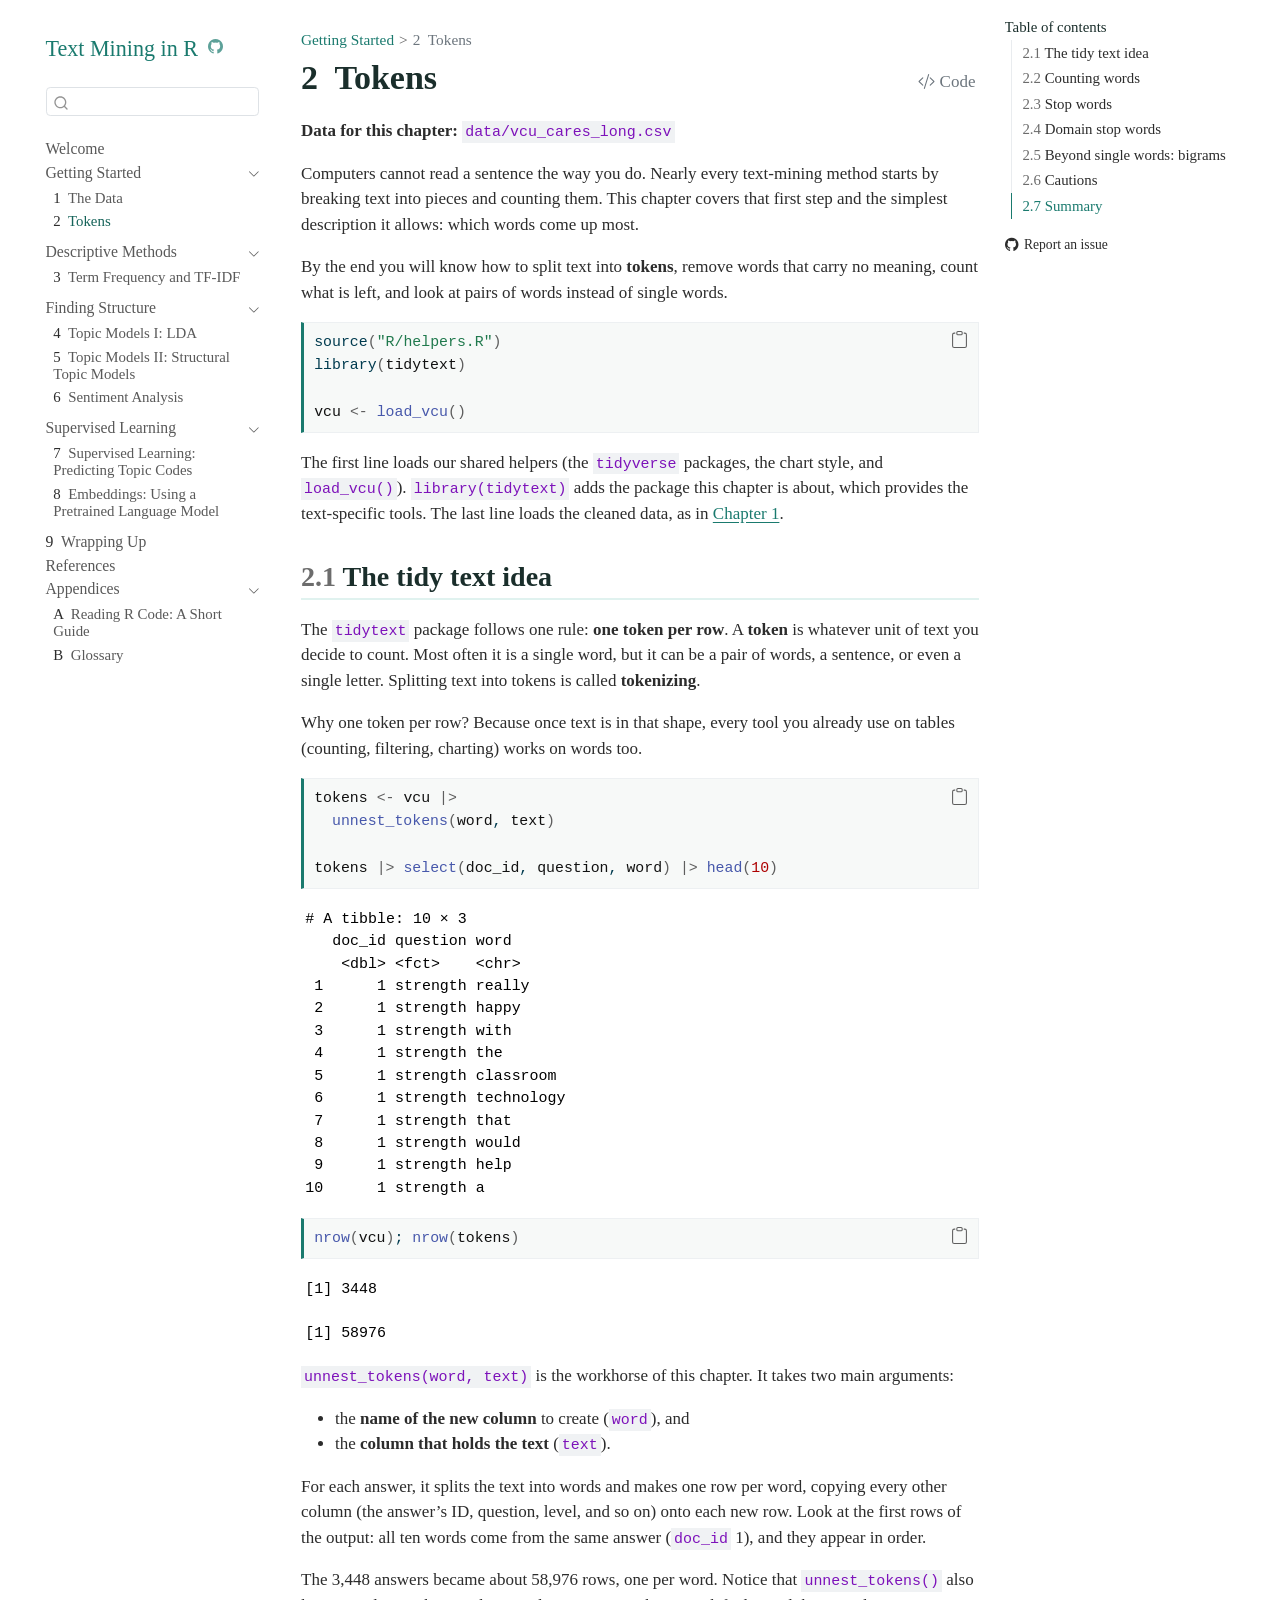
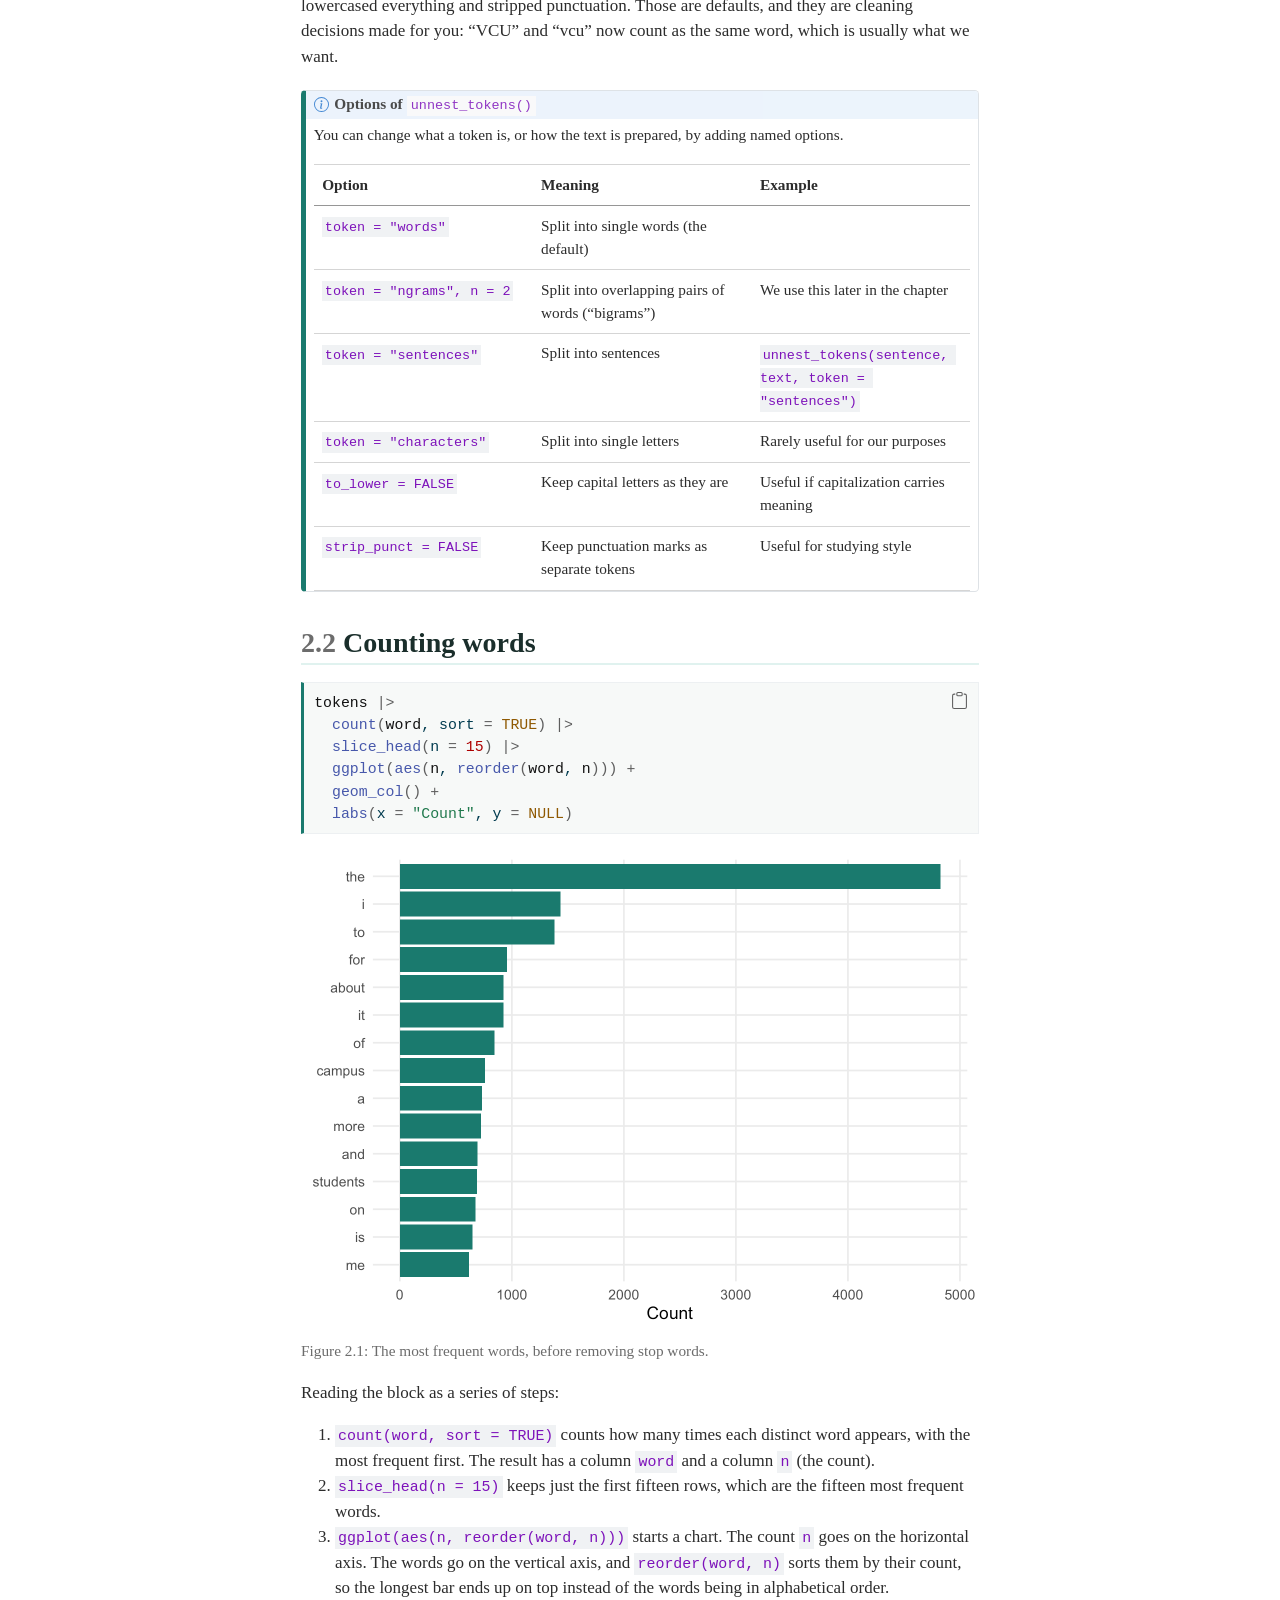
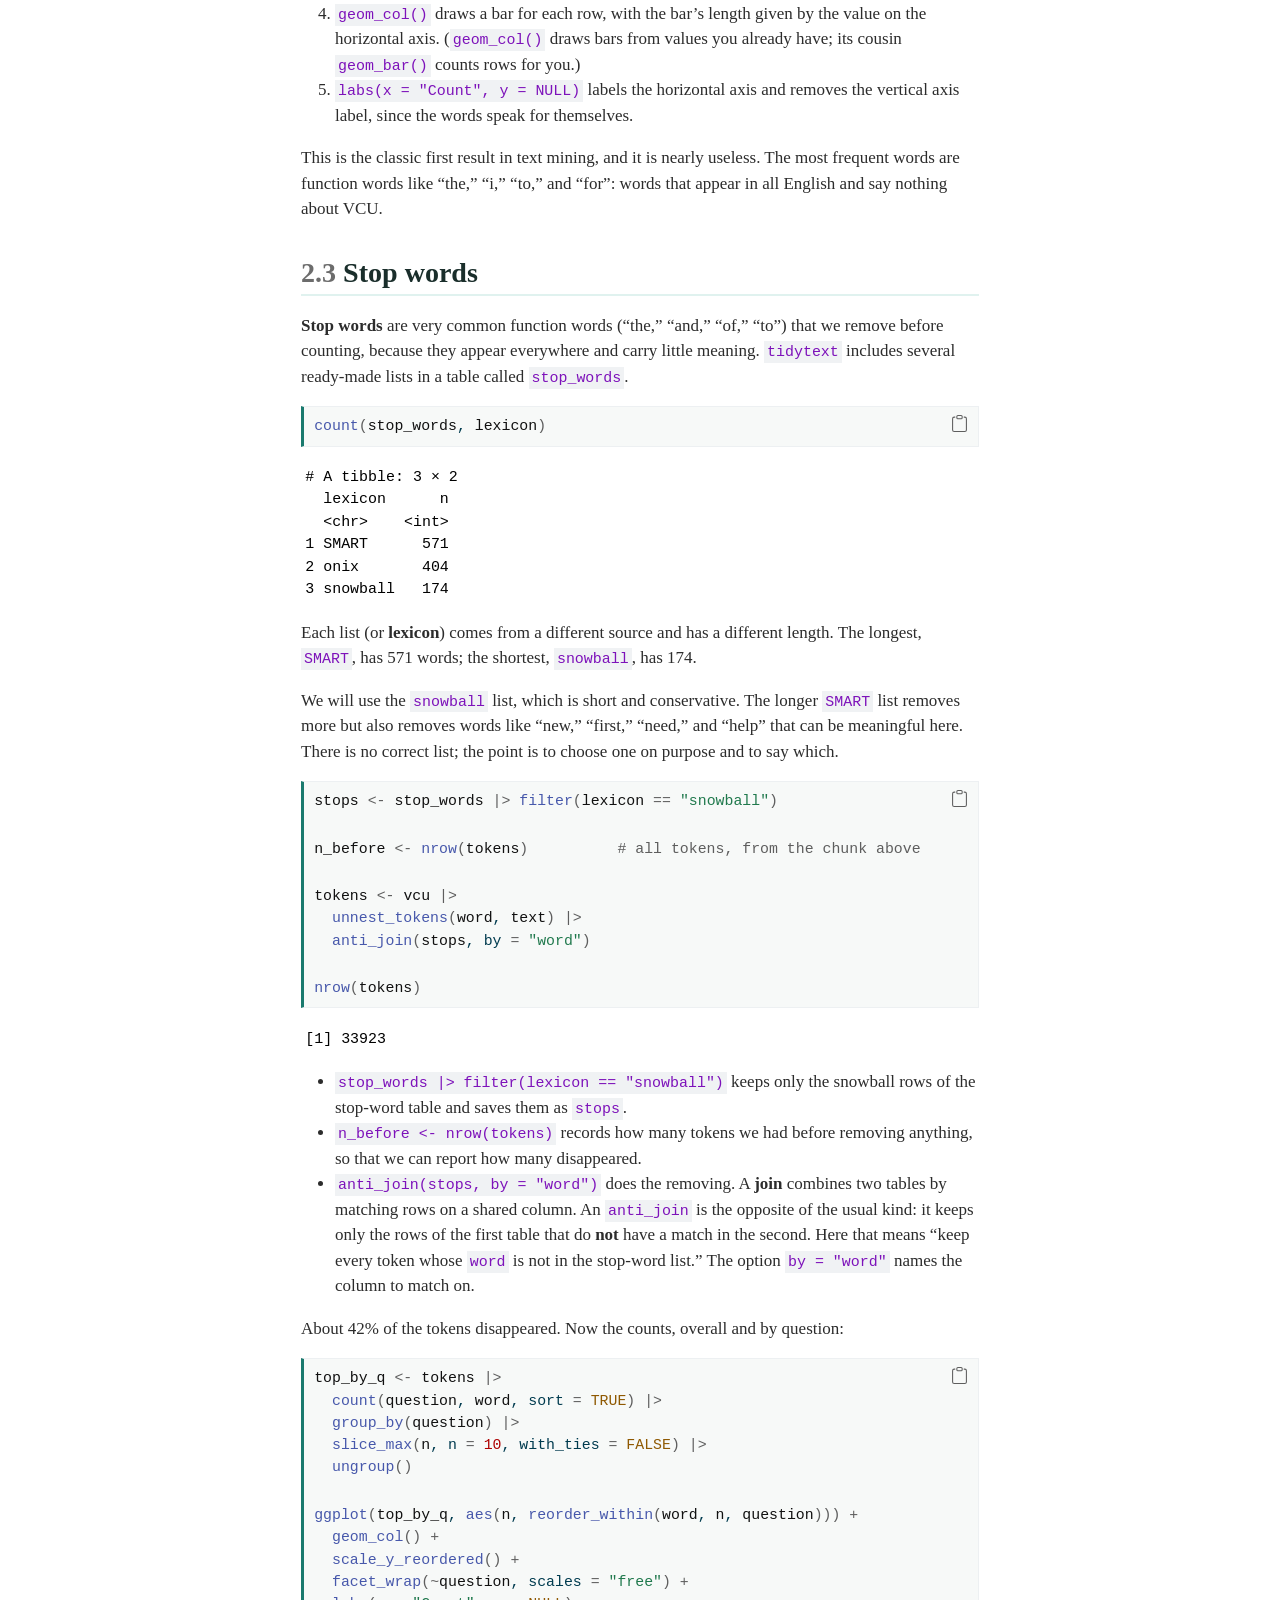
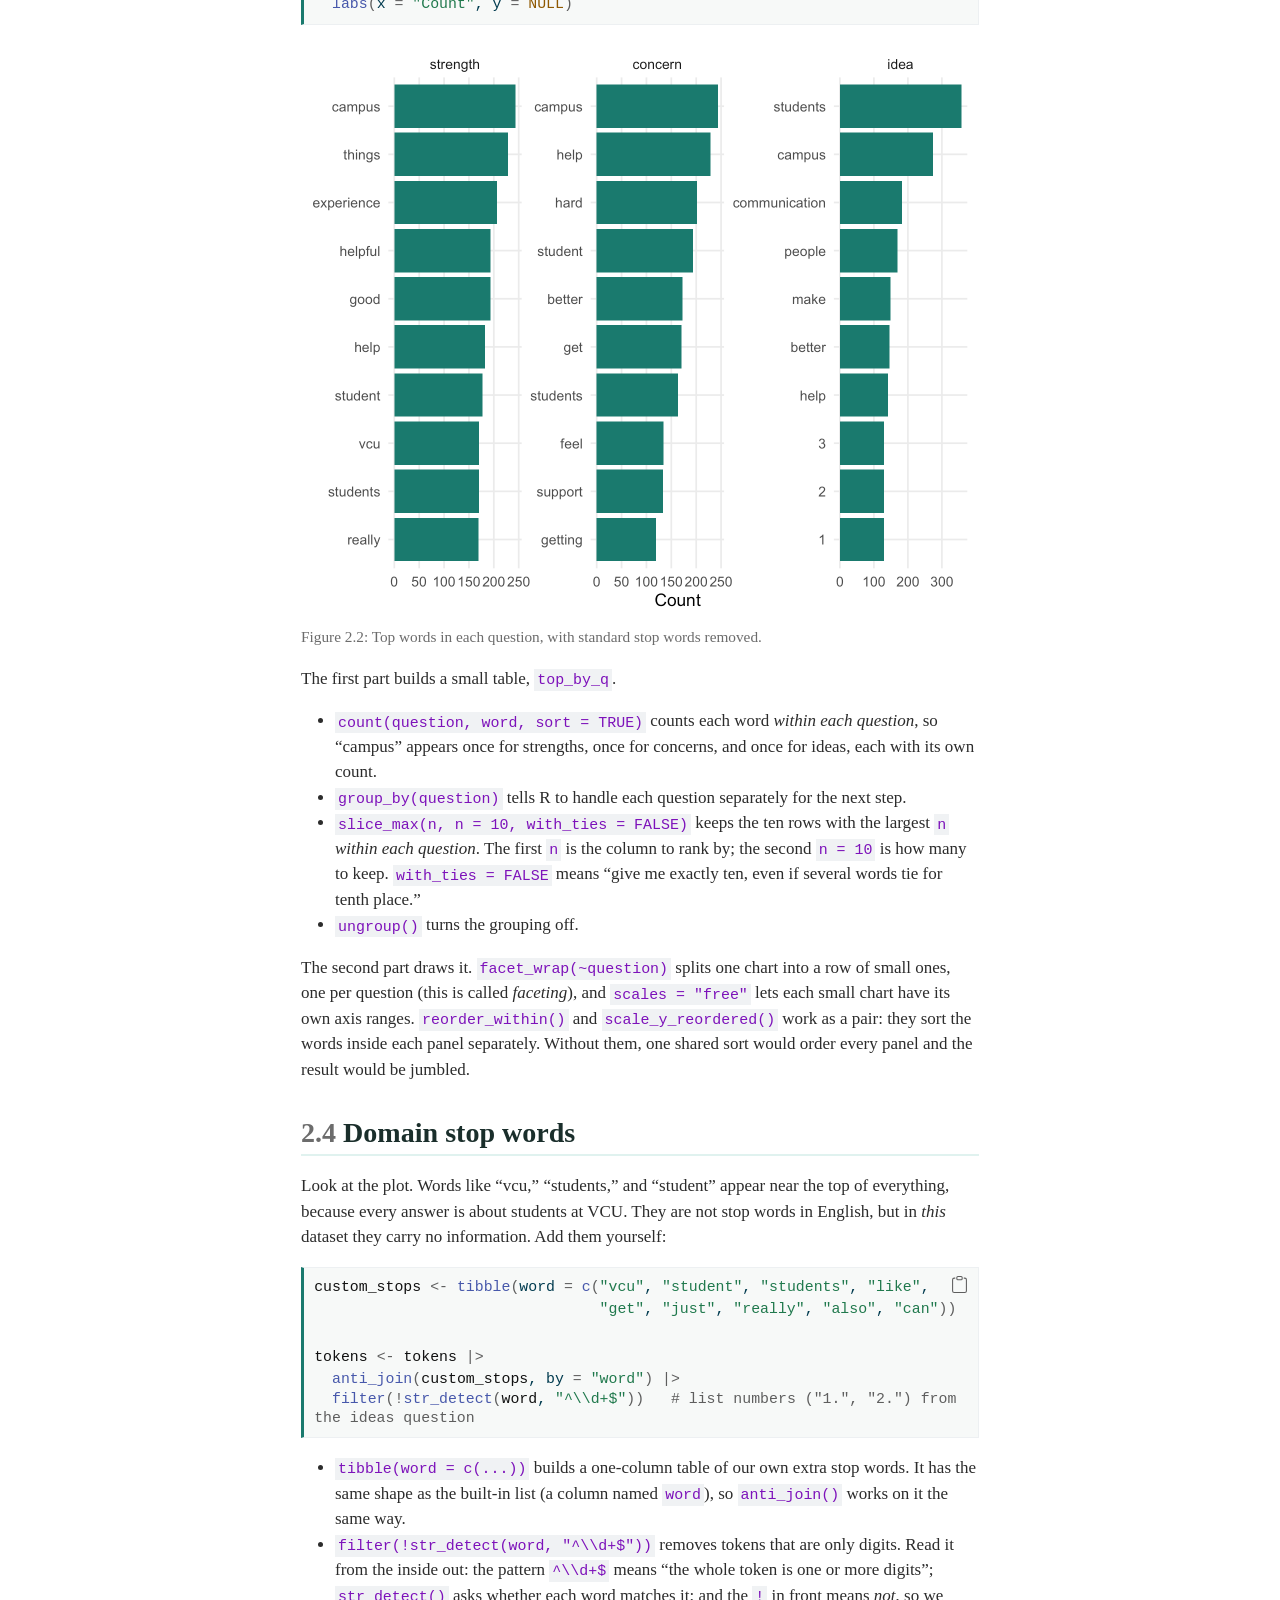
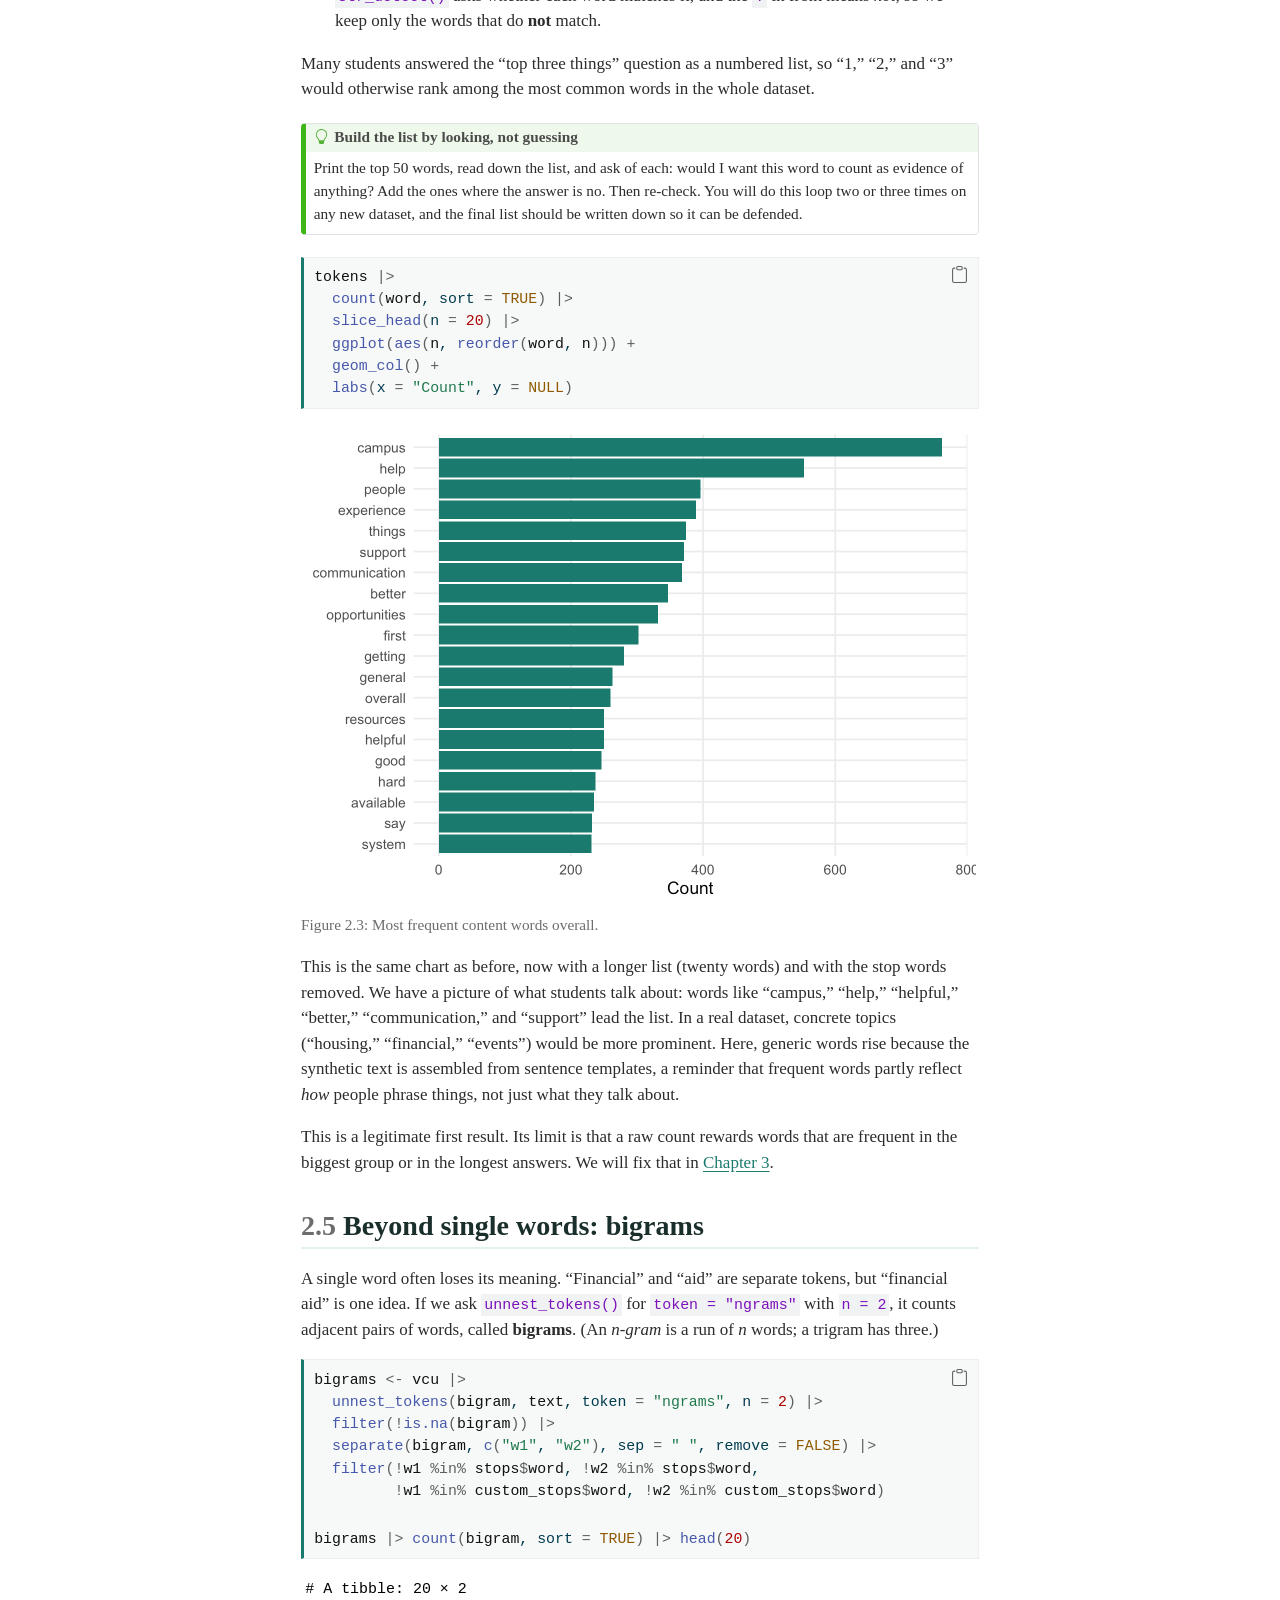
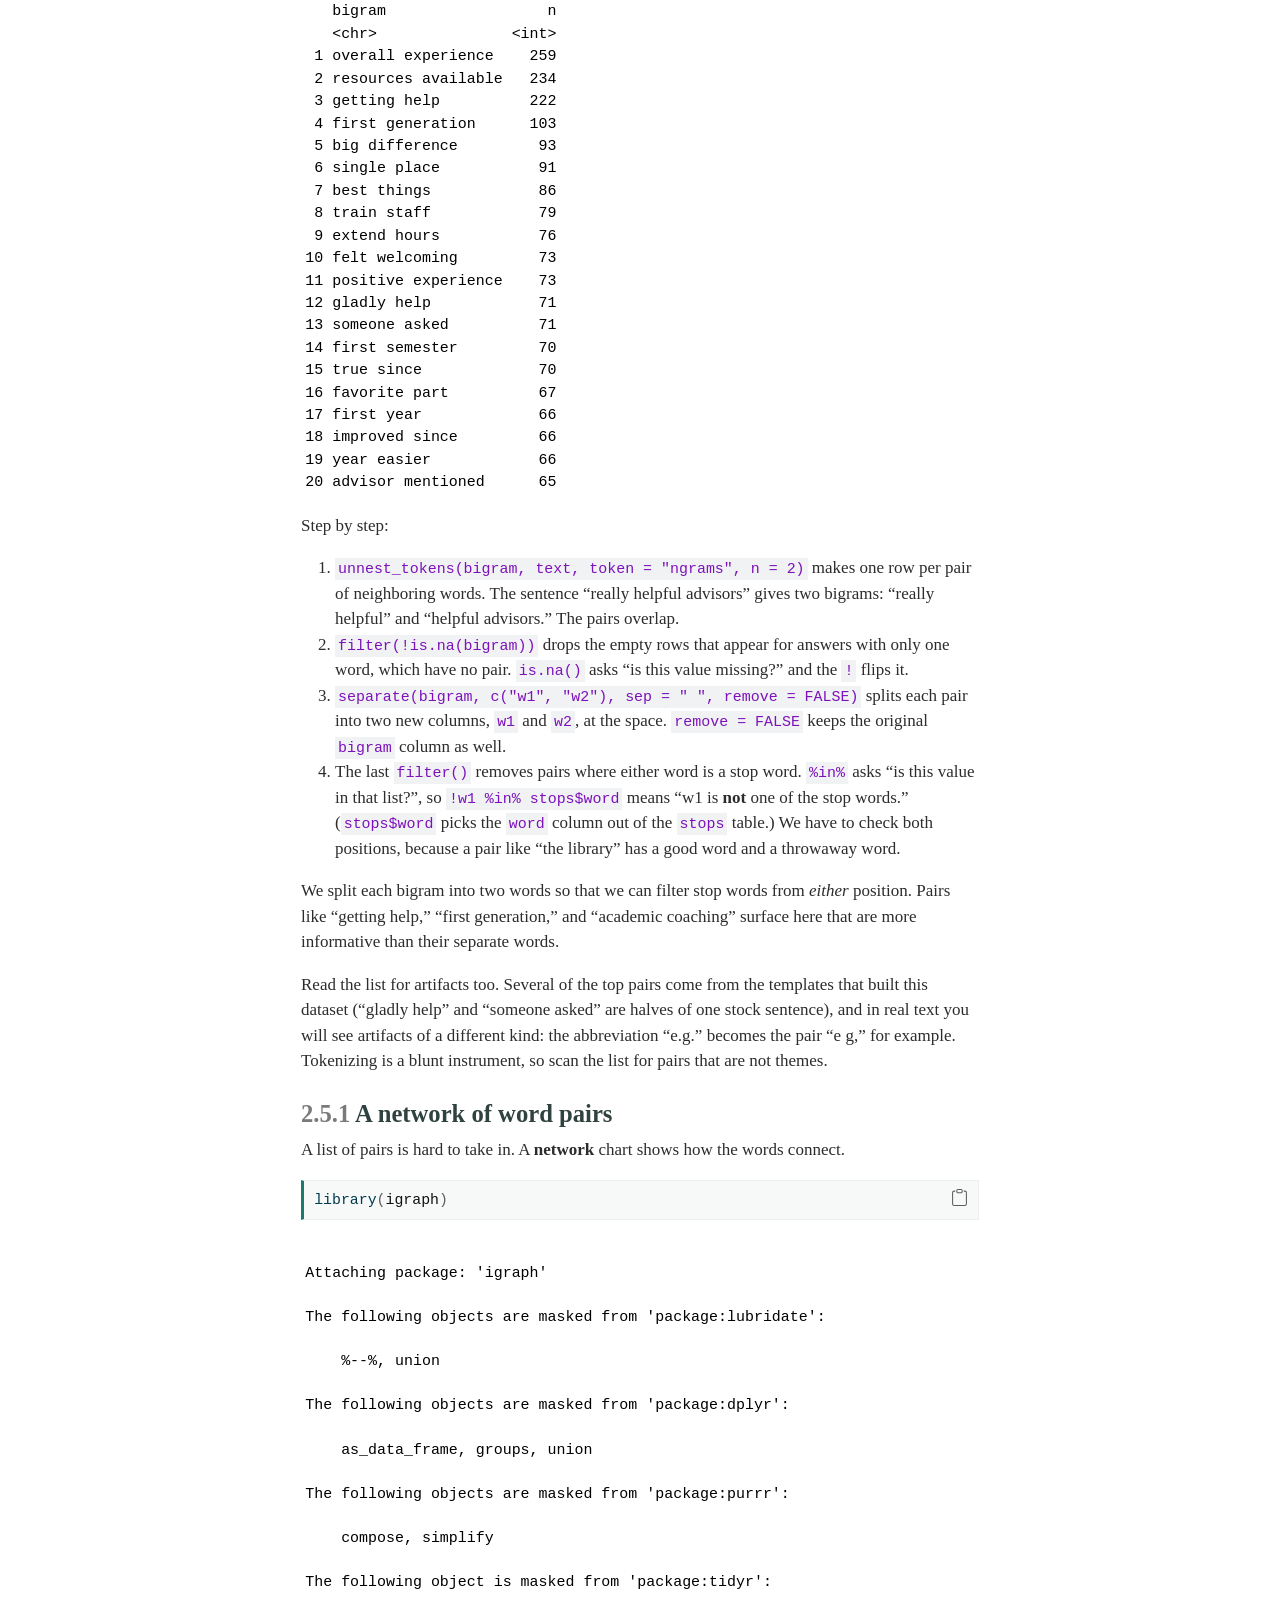
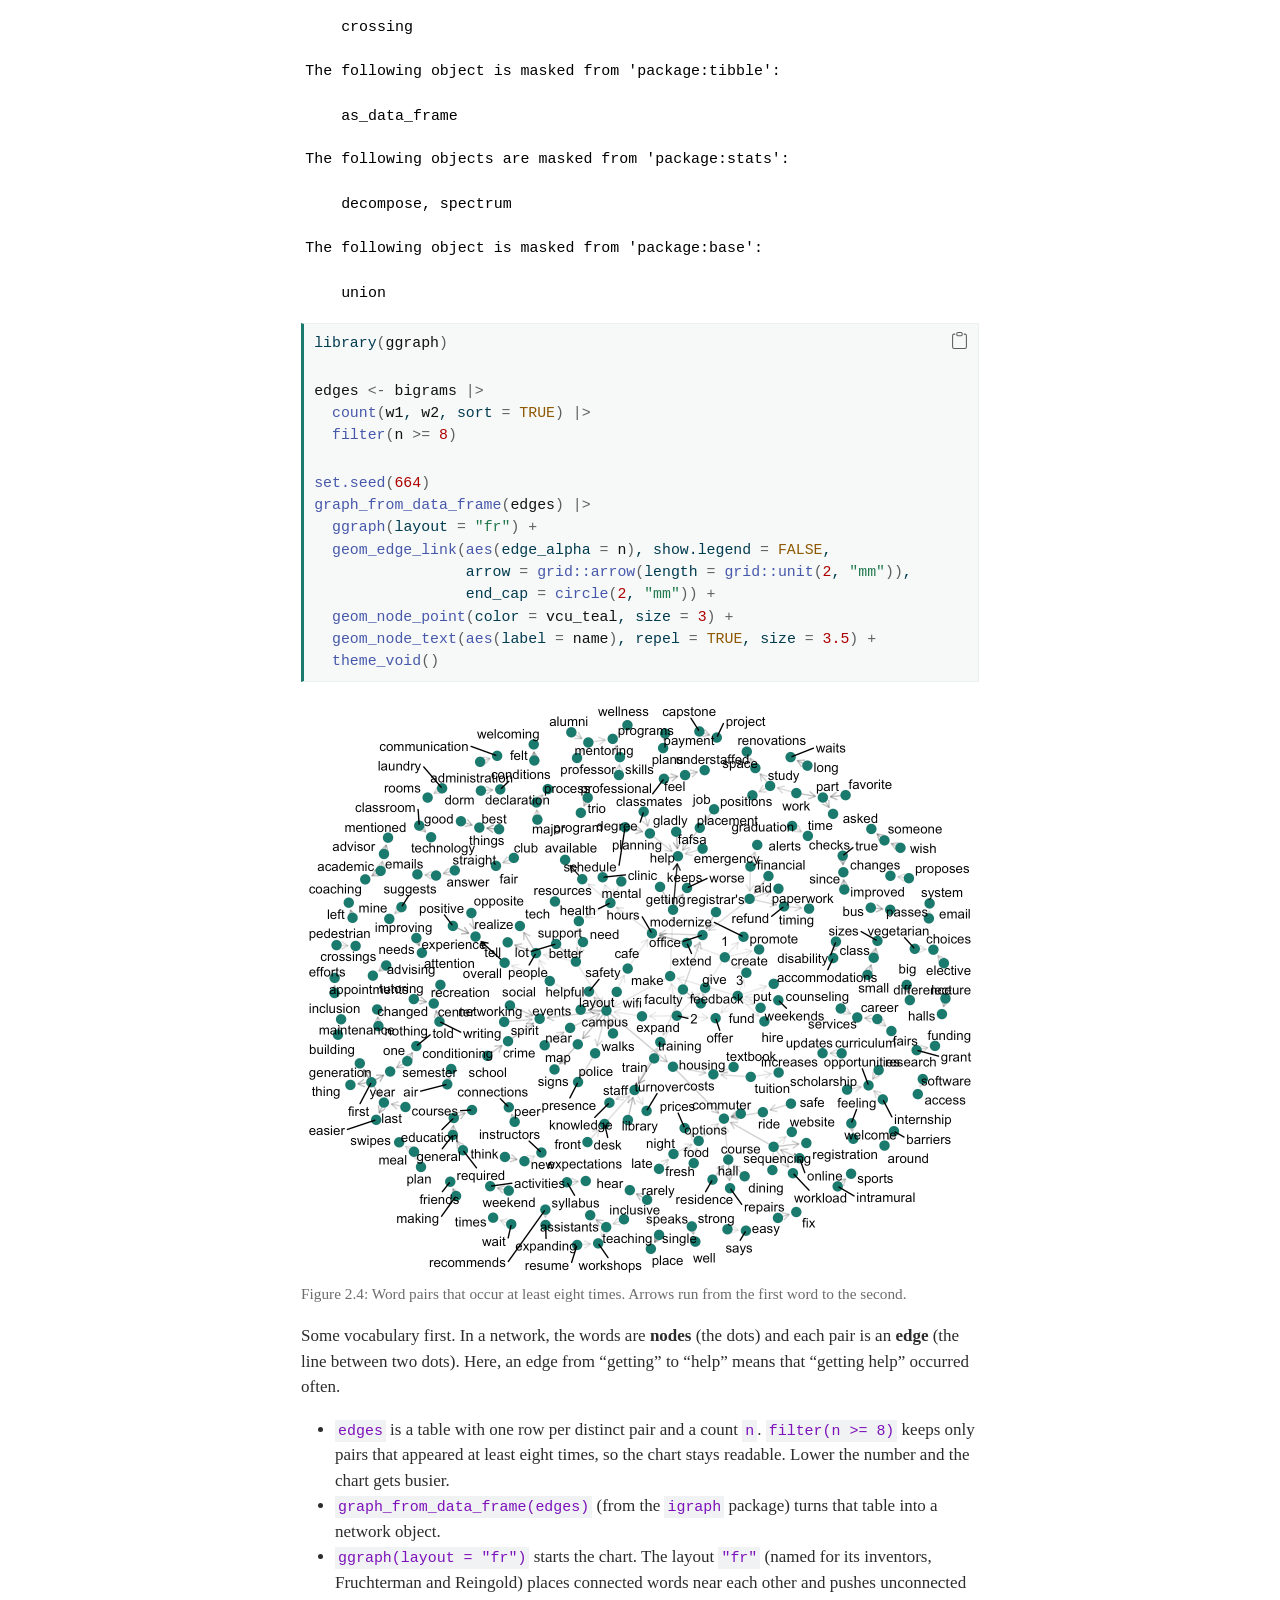
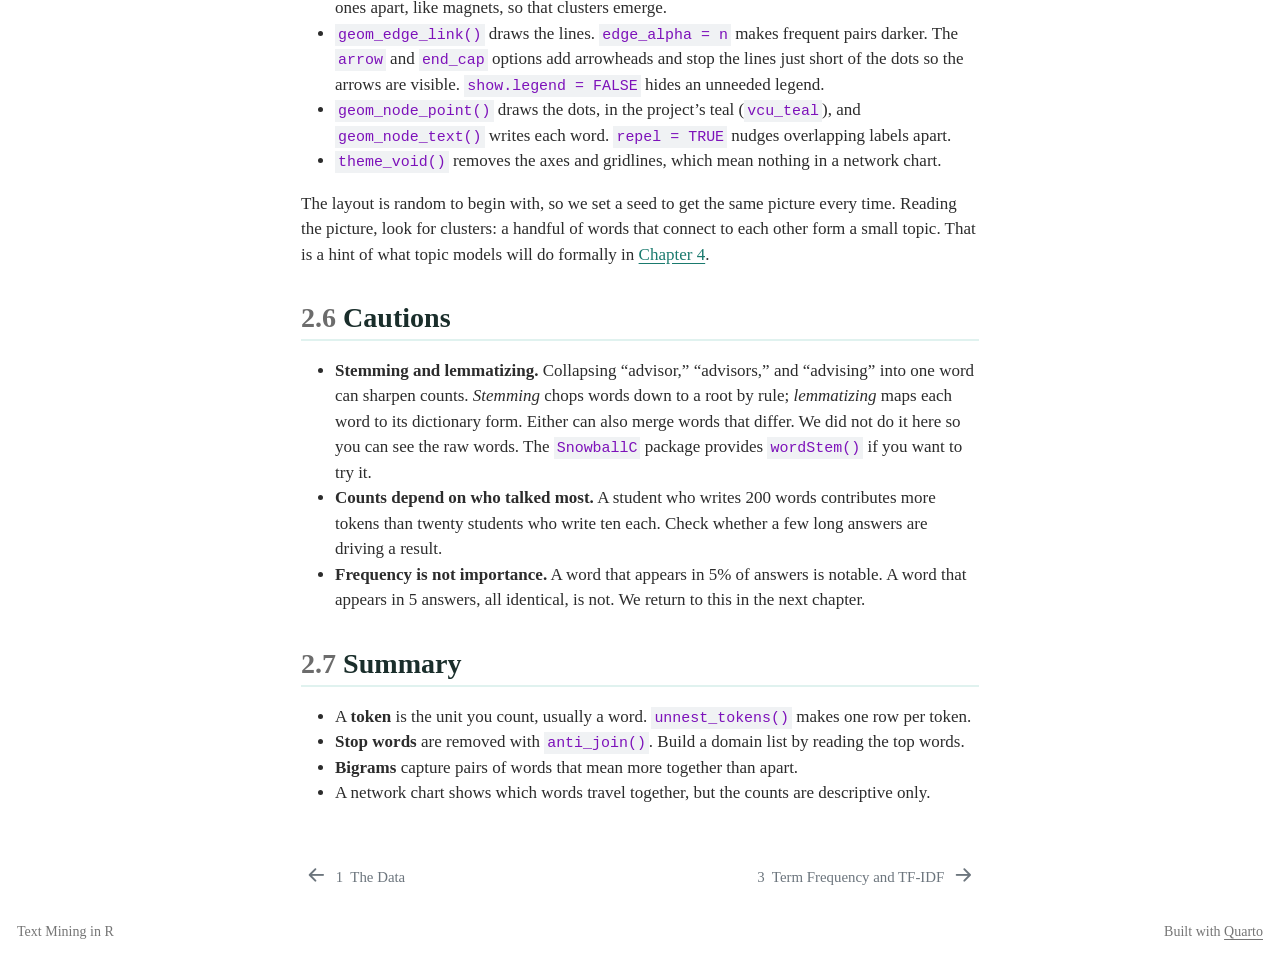
<file: docs/02-tokens.html>
<!DOCTYPE html>
<html xmlns="http://www.w3.org/1999/xhtml" lang="en" xml:lang="en"><head>
<meta http-equiv="Content-Type" content="text/html; charset=UTF-8">
<meta charset="utf-8">
<meta name="generator" content="quarto-1.9.38">
<meta name="viewport" content="width=device-width, initial-scale=1.0, user-scalable=yes">
<meta name="description" content="A hands-on introduction to text mining for lab members, built around open-ended interviews with VCU students. Moves from descriptive methods (word counts, TF-IDF) to topic models, sentiment analysis, and supervised learning.">
<title>2&nbsp; Tokens – Text Mining in R</title>
<style>
/* Default styles provided by pandoc.
** See https://pandoc.org/MANUAL.html#variables-for-html for config info.
*/
code{white-space: pre-wrap;}
span.smallcaps{font-variant: small-caps;}
div.columns{display: flex; gap: min(4vw, 1.5em);}
div.column{flex: auto; overflow-x: auto;}
div.hanging-indent{margin-left: 1.5em; text-indent: -1.5em;}
ul.task-list{list-style: none;}
ul.task-list li input[type="checkbox"] {
  width: 0.8em;
  margin: 0 0.8em 0.2em -1em; /* quarto-specific, see https://github.com/quarto-dev/quarto-cli/issues/4556 */ 
  vertical-align: middle;
}
/* CSS for syntax highlighting */
html { -webkit-text-size-adjust: 100%; }
pre > code.sourceCode { white-space: pre; position: relative; }
pre > code.sourceCode > span { display: inline-block; line-height: 1.25; }
pre > code.sourceCode > span:empty { height: 1.2em; }
.sourceCode { overflow: visible; }
code.sourceCode > span { color: inherit; text-decoration: inherit; }
div.sourceCode { margin: 1em 0; }
pre.sourceCode { margin: 0; }
@media screen {
div.sourceCode { overflow: auto; }
}
@media print {
pre > code.sourceCode { white-space: pre-wrap; }
pre > code.sourceCode > span { text-indent: -5em; padding-left: 5em; }
}
pre.numberSource code
  { counter-reset: source-line 0; }
pre.numberSource code > span
  { position: relative; left: -4em; counter-increment: source-line; }
pre.numberSource code > span > a:first-child::before
  { content: counter(source-line);
    position: relative; left: -1em; text-align: right; vertical-align: baseline;
    border: none; display: inline-block;
    -webkit-touch-callout: none; -webkit-user-select: none;
    -khtml-user-select: none; -moz-user-select: none;
    -ms-user-select: none; user-select: none;
    padding: 0 4px; width: 4em;
  }
pre.numberSource { margin-left: 3em;  padding-left: 4px; }
div.sourceCode
  {   }
@media screen {
pre > code.sourceCode > span > a:first-child::before { text-decoration: underline; }
}
</style>

<script src="site_libs/quarto-nav/quarto-nav.js"></script>
<script src="site_libs/quarto-nav/headroom.min.js"></script>
<script src="site_libs/clipboard/clipboard.min.js"></script>
<script src="site_libs/quarto-search/autocomplete.umd.js"></script>
<script src="site_libs/quarto-search/fuse.min.js"></script>
<script src="site_libs/quarto-search/quarto-search.js"></script>
<meta name="quarto:offset" content="./">
<link href="./03-tf-idf.html" rel="next">
<link href="./01-the-data.html" rel="prev">
<script src="site_libs/quarto-html/quarto.js" type="module"></script>
<script src="site_libs/quarto-html/tabsets/tabsets.js" type="module"></script>
<script src="site_libs/quarto-html/popper.min.js"></script>
<script src="site_libs/quarto-html/tippy.umd.min.js"></script>
<script src="site_libs/quarto-html/anchor.min.js"></script>
<link href="site_libs/quarto-html/tippy.css" rel="stylesheet">
<link href="site_libs/quarto-html/quarto-syntax-highlighting-15634bcf2e68342d4ad2dfa704d543f6.css" rel="stylesheet" id="quarto-text-highlighting-styles">
<script src="site_libs/bootstrap/bootstrap.min.js"></script>
<link href="site_libs/bootstrap/bootstrap-icons.css" rel="stylesheet">
<link href="site_libs/bootstrap/bootstrap-0f3a71d5963b834a2d5774f6f36c66af.min.css" rel="stylesheet" append-hash="true" id="quarto-bootstrap" data-mode="light"><script id="quarto-search-options" type="application/json">{
  "location": "sidebar",
  "copy-button": false,
  "collapse-after": 3,
  "panel-placement": "start",
  "type": "textbox",
  "limit": 50,
  "keyboard-shortcut": [
    "f",
    "/",
    "s"
  ],
  "show-item-context": false,
  "language": {
    "search-no-results-text": "No results",
    "search-matching-documents-text": "matching documents",
    "search-copy-link-title": "Copy link to search",
    "search-hide-matches-text": "Hide additional matches",
    "search-more-match-text": "more match in this document",
    "search-more-matches-text": "more matches in this document",
    "search-clear-button-title": "Clear",
    "search-text-placeholder": "",
    "search-detached-cancel-button-title": "Cancel",
    "search-submit-button-title": "Submit",
    "search-label": "Search"
  }
}</script>
</head>
<body class="nav-sidebar floating quarto-light">

<div id="quarto-search-results"></div>
  <header id="quarto-header" class="headroom fixed-top"><nav class="quarto-secondary-nav"><div class="container-fluid d-flex">
      <button type="button" class="quarto-btn-toggle btn" data-bs-toggle="collapse" role="button" data-bs-target=".quarto-sidebar-collapse-item" aria-controls="quarto-sidebar" aria-expanded="false" aria-label="Toggle sidebar navigation" onclick="if (window.quartoToggleHeadroom) { window.quartoToggleHeadroom(); }">
        <i class="bi bi-layout-text-sidebar-reverse"></i>
      </button>
        <nav class="quarto-page-breadcrumbs" aria-label="breadcrumb"><ol class="breadcrumb"><li class="breadcrumb-item"><a href="./01-the-data.html">Getting Started</a></li><li class="breadcrumb-item"><a href="./02-tokens.html"><span class="chapter-number">2</span>&nbsp; <span class="chapter-title">Tokens</span></a></li></ol></nav>
        <a class="flex-grow-1" role="navigation" data-bs-toggle="collapse" data-bs-target=".quarto-sidebar-collapse-item" aria-controls="quarto-sidebar" aria-expanded="false" aria-label="Toggle sidebar navigation" onclick="if (window.quartoToggleHeadroom) { window.quartoToggleHeadroom(); }">      
        </a>
      <button type="button" class="btn quarto-search-button" aria-label="Search" onclick="window.quartoOpenSearch();">
        <i class="bi bi-search"></i>
      </button>
    </div>
  </nav></header><!-- content --><div id="quarto-content" class="quarto-container page-columns page-rows-contents page-layout-article">
<!-- sidebar -->
  <nav id="quarto-sidebar" class="sidebar collapse collapse-horizontal quarto-sidebar-collapse-item sidebar-navigation floating overflow-auto"><div class="pt-lg-2 mt-2 text-left sidebar-header">
    <div class="sidebar-title mb-0 py-0">
      <a href="./">Text Mining in R</a> 
        <div class="sidebar-tools-main">
    <a href="https://github.com/mikediam123/text-mining" title="Source Code" class="quarto-navigation-tool px-1" aria-label="Source Code"><i class="bi bi-github"></i></a>
</div>
    </div>
      </div>
        <div class="mt-2 flex-shrink-0 align-items-center">
        <div class="sidebar-search">
        <div id="quarto-search" class="" title="Search"></div>
        </div>
        </div>
    <div class="sidebar-menu-container"> 
    <ul class="list-unstyled mt-1">
<li class="sidebar-item">
  <div class="sidebar-item-container"> 
  <a href="./index.html" class="sidebar-item-text sidebar-link">
 <span class="menu-text">Welcome</span></a>
  </div>
</li>
        <li class="sidebar-item sidebar-item-section">
      <div class="sidebar-item-container"> 
            <a class="sidebar-item-text sidebar-link text-start" data-bs-toggle="collapse" data-bs-target="#quarto-sidebar-section-1" role="navigation" aria-expanded="true">
 <span class="menu-text">Getting Started</span></a>
          <a class="sidebar-item-toggle text-start" data-bs-toggle="collapse" data-bs-target="#quarto-sidebar-section-1" role="navigation" aria-expanded="true" aria-label="Toggle section">
            <i class="bi bi-chevron-right ms-2"></i>
          </a> 
      </div>
      <ul id="quarto-sidebar-section-1" class="collapse list-unstyled sidebar-section depth1 show">
<li class="sidebar-item">
  <div class="sidebar-item-container"> 
  <a href="./01-the-data.html" class="sidebar-item-text sidebar-link">
 <span class="menu-text"><span class="chapter-number">1</span>&nbsp; <span class="chapter-title">The Data</span></span></a>
  </div>
</li>
          <li class="sidebar-item">
  <div class="sidebar-item-container"> 
  <a href="./02-tokens.html" class="sidebar-item-text sidebar-link active">
 <span class="menu-text"><span class="chapter-number">2</span>&nbsp; <span class="chapter-title">Tokens</span></span></a>
  </div>
</li>
      </ul>
</li>
        <li class="sidebar-item sidebar-item-section">
      <div class="sidebar-item-container"> 
            <a class="sidebar-item-text sidebar-link text-start" data-bs-toggle="collapse" data-bs-target="#quarto-sidebar-section-2" role="navigation" aria-expanded="true">
 <span class="menu-text">Descriptive Methods</span></a>
          <a class="sidebar-item-toggle text-start" data-bs-toggle="collapse" data-bs-target="#quarto-sidebar-section-2" role="navigation" aria-expanded="true" aria-label="Toggle section">
            <i class="bi bi-chevron-right ms-2"></i>
          </a> 
      </div>
      <ul id="quarto-sidebar-section-2" class="collapse list-unstyled sidebar-section depth1 show">
<li class="sidebar-item">
  <div class="sidebar-item-container"> 
  <a href="./03-tf-idf.html" class="sidebar-item-text sidebar-link">
 <span class="menu-text"><span class="chapter-number">3</span>&nbsp; <span class="chapter-title">Term Frequency and TF-IDF</span></span></a>
  </div>
</li>
      </ul>
</li>
        <li class="sidebar-item sidebar-item-section">
      <div class="sidebar-item-container"> 
            <a class="sidebar-item-text sidebar-link text-start" data-bs-toggle="collapse" data-bs-target="#quarto-sidebar-section-3" role="navigation" aria-expanded="true">
 <span class="menu-text">Finding Structure</span></a>
          <a class="sidebar-item-toggle text-start" data-bs-toggle="collapse" data-bs-target="#quarto-sidebar-section-3" role="navigation" aria-expanded="true" aria-label="Toggle section">
            <i class="bi bi-chevron-right ms-2"></i>
          </a> 
      </div>
      <ul id="quarto-sidebar-section-3" class="collapse list-unstyled sidebar-section depth1 show">
<li class="sidebar-item">
  <div class="sidebar-item-container"> 
  <a href="./04-topic-lda.html" class="sidebar-item-text sidebar-link">
 <span class="menu-text"><span class="chapter-number">4</span>&nbsp; <span class="chapter-title">Topic Models I: LDA</span></span></a>
  </div>
</li>
          <li class="sidebar-item">
  <div class="sidebar-item-container"> 
  <a href="./05-topic-stm.html" class="sidebar-item-text sidebar-link">
 <span class="menu-text"><span class="chapter-number">5</span>&nbsp; <span class="chapter-title">Topic Models II: Structural Topic Models</span></span></a>
  </div>
</li>
          <li class="sidebar-item">
  <div class="sidebar-item-container"> 
  <a href="./06-sentiment.html" class="sidebar-item-text sidebar-link">
 <span class="menu-text"><span class="chapter-number">6</span>&nbsp; <span class="chapter-title">Sentiment Analysis</span></span></a>
  </div>
</li>
      </ul>
</li>
        <li class="sidebar-item sidebar-item-section">
      <div class="sidebar-item-container"> 
            <a class="sidebar-item-text sidebar-link text-start" data-bs-toggle="collapse" data-bs-target="#quarto-sidebar-section-4" role="navigation" aria-expanded="true">
 <span class="menu-text">Supervised Learning</span></a>
          <a class="sidebar-item-toggle text-start" data-bs-toggle="collapse" data-bs-target="#quarto-sidebar-section-4" role="navigation" aria-expanded="true" aria-label="Toggle section">
            <i class="bi bi-chevron-right ms-2"></i>
          </a> 
      </div>
      <ul id="quarto-sidebar-section-4" class="collapse list-unstyled sidebar-section depth1 show">
<li class="sidebar-item">
  <div class="sidebar-item-container"> 
  <a href="./07-supervised.html" class="sidebar-item-text sidebar-link">
 <span class="menu-text"><span class="chapter-number">7</span>&nbsp; <span class="chapter-title">Supervised Learning: Predicting Topic Codes</span></span></a>
  </div>
</li>
          <li class="sidebar-item">
  <div class="sidebar-item-container"> 
  <a href="./08-embeddings.html" class="sidebar-item-text sidebar-link">
 <span class="menu-text"><span class="chapter-number">8</span>&nbsp; <span class="chapter-title">Embeddings: Using a Pretrained Language Model</span></span></a>
  </div>
</li>
      </ul>
</li>
        <li class="sidebar-item">
  <div class="sidebar-item-container"> 
  <a href="./09-wrapping-up.html" class="sidebar-item-text sidebar-link">
 <span class="menu-text"><span class="chapter-number">9</span>&nbsp; <span class="chapter-title">Wrapping Up</span></span></a>
  </div>
</li>
        <li class="sidebar-item">
  <div class="sidebar-item-container"> 
  <a href="./references.html" class="sidebar-item-text sidebar-link">
 <span class="menu-text">References</span></a>
  </div>
</li>
        <li class="sidebar-item sidebar-item-section">
      <div class="sidebar-item-container"> 
            <a class="sidebar-item-text sidebar-link text-start" data-bs-toggle="collapse" data-bs-target="#quarto-sidebar-section-5" role="navigation" aria-expanded="true">
 <span class="menu-text">Appendices</span></a>
          <a class="sidebar-item-toggle text-start" data-bs-toggle="collapse" data-bs-target="#quarto-sidebar-section-5" role="navigation" aria-expanded="true" aria-label="Toggle section">
            <i class="bi bi-chevron-right ms-2"></i>
          </a> 
      </div>
      <ul id="quarto-sidebar-section-5" class="collapse list-unstyled sidebar-section depth1 show">
<li class="sidebar-item">
  <div class="sidebar-item-container"> 
  <a href="./appendix-r-primer.html" class="sidebar-item-text sidebar-link">
 <span class="menu-text"><span class="chapter-number">A</span>&nbsp; <span class="chapter-title">Reading R Code: A Short Guide</span></span></a>
  </div>
</li>
          <li class="sidebar-item">
  <div class="sidebar-item-container"> 
  <a href="./appendix-glossary.html" class="sidebar-item-text sidebar-link">
 <span class="menu-text"><span class="chapter-number">B</span>&nbsp; <span class="chapter-title">Glossary</span></span></a>
  </div>
</li>
      </ul>
</li>
    </ul>
</div>
</nav><div id="quarto-sidebar-glass" class="quarto-sidebar-collapse-item" data-bs-toggle="collapse" data-bs-target=".quarto-sidebar-collapse-item"></div>
<!-- margin-sidebar -->
    <div id="quarto-margin-sidebar" class="sidebar margin-sidebar">
        <nav id="TOC" role="doc-toc" class="toc-active"><h2 id="toc-title">Table of contents</h2>
   
  <ul>
<li><a href="#the-tidy-text-idea" id="toc-the-tidy-text-idea" class="nav-link active" data-scroll-target="#the-tidy-text-idea"><span class="header-section-number">2.1</span> The tidy text idea</a></li>
  <li><a href="#counting-words" id="toc-counting-words" class="nav-link" data-scroll-target="#counting-words"><span class="header-section-number">2.2</span> Counting words</a></li>
  <li><a href="#stop-words" id="toc-stop-words" class="nav-link" data-scroll-target="#stop-words"><span class="header-section-number">2.3</span> Stop words</a></li>
  <li><a href="#domain-stop-words" id="toc-domain-stop-words" class="nav-link" data-scroll-target="#domain-stop-words"><span class="header-section-number">2.4</span> Domain stop words</a></li>
  <li>
<a href="#beyond-single-words-bigrams" id="toc-beyond-single-words-bigrams" class="nav-link" data-scroll-target="#beyond-single-words-bigrams"><span class="header-section-number">2.5</span> Beyond single words: bigrams</a>
  <ul class="collapse">
<li><a href="#a-network-of-word-pairs" id="toc-a-network-of-word-pairs" class="nav-link" data-scroll-target="#a-network-of-word-pairs"><span class="header-section-number">2.5.1</span> A network of word pairs</a></li>
  </ul>
</li>
  <li><a href="#cautions" id="toc-cautions" class="nav-link" data-scroll-target="#cautions"><span class="header-section-number">2.6</span> Cautions</a></li>
  <li><a href="#summary" id="toc-summary" class="nav-link" data-scroll-target="#summary"><span class="header-section-number">2.7</span> Summary</a></li>
  </ul><div class="toc-actions"><ul><li><a href="https://github.com/mikediam123/text-mining/issues/new" class="toc-action"><i class="bi bi-github"></i>Report an issue</a></li></ul></div></nav>
    </div>
<!-- main -->
<main class="content" id="quarto-document-content"><header id="title-block-header" class="quarto-title-block default"><nav class="quarto-page-breadcrumbs quarto-title-breadcrumbs d-none d-lg-block" aria-label="breadcrumb"><ol class="breadcrumb"><li class="breadcrumb-item"><a href="./01-the-data.html">Getting Started</a></li><li class="breadcrumb-item"><a href="./02-tokens.html"><span class="chapter-number">2</span>&nbsp; <span class="chapter-title">Tokens</span></a></li></ol></nav><div class="quarto-title">
<div class="quarto-title-block"><div><h1 class="title"><span id="sec-tokens" class="quarto-section-identifier"><span class="chapter-number">2</span>&nbsp; <span class="chapter-title">Tokens</span></span></h1><button type="button" class="btn code-tools-button" id="quarto-code-tools-source"><i class="bi"></i> Code</button></div></div>
</div>



<div class="quarto-title-meta">

    
  
    
  </div>
  


</header><p><strong>Data for this chapter:</strong> <code>data/vcu_cares_long.csv</code></p>
<p>Computers cannot read a sentence the way you do. Nearly every text-mining method starts by breaking text into pieces and counting them. This chapter covers that first step and the simplest description it allows: which words come up most.</p>
<p>By the end you will know how to split text into <strong>tokens</strong>, remove words that carry no meaning, count what is left, and look at pairs of words instead of single words.</p>
<div class="cell">
<div class="code-copy-outer-scaffold"><div class="sourceCode" id="cb1"><pre class="downlit sourceCode r code-with-copy"><code class="sourceCode R"><span><span class="kw"><a href="https://rdrr.io/r/base/source.html">source</a></span><span class="op">(</span><span class="st">"R/helpers.R"</span><span class="op">)</span></span>
<span><span class="kw"><a href="https://rdrr.io/r/base/library.html">library</a></span><span class="op">(</span><span class="va"><a href="https://juliasilge.github.io/tidytext/">tidytext</a></span><span class="op">)</span></span>
<span></span>
<span><span class="va">vcu</span> <span class="op">&lt;-</span> <span class="fu">load_vcu</span><span class="op">(</span><span class="op">)</span></span></code></pre></div><button title="Copy to Clipboard" class="code-copy-button"><i class="bi"></i></button></div>
</div>
<p>The first line loads our shared helpers (the <code>tidyverse</code> packages, the chart style, and <code>load_vcu()</code>). <code><a href="https://juliasilge.github.io/tidytext/">library(tidytext)</a></code> adds the package this chapter is about, which provides the text-specific tools. The last line loads the cleaned data, as in <a href="01-the-data.html" class="quarto-xref"><span>Chapter 1</span></a>.</p>
<section id="the-tidy-text-idea" class="level2" data-number="2.1"><h2 data-number="2.1" class="anchored" data-anchor-id="the-tidy-text-idea">
<span class="header-section-number">2.1</span> The tidy text idea</h2>
<p>The <code>tidytext</code> package follows one rule: <strong>one token per row</strong>. A <strong>token</strong> is whatever unit of text you decide to count. Most often it is a single word, but it can be a pair of words, a sentence, or even a single letter. Splitting text into tokens is called <strong>tokenizing</strong>.</p>
<p>Why one token per row? Because once text is in that shape, every tool you already use on tables (counting, filtering, charting) works on words too.</p>
<div class="cell">
<div class="code-copy-outer-scaffold"><div class="sourceCode" id="cb2"><pre class="downlit sourceCode r code-with-copy"><code class="sourceCode R"><span><span class="va">tokens</span> <span class="op">&lt;-</span> <span class="va">vcu</span> <span class="op">|&gt;</span></span>
<span>  <span class="fu"><a href="https://juliasilge.github.io/tidytext/reference/unnest_tokens.html">unnest_tokens</a></span><span class="op">(</span><span class="va">word</span>, <span class="va">text</span><span class="op">)</span></span>
<span></span>
<span><span class="va">tokens</span> <span class="op">|&gt;</span> <span class="fu">select</span><span class="op">(</span><span class="va">doc_id</span>, <span class="va">question</span>, <span class="va">word</span><span class="op">)</span> <span class="op">|&gt;</span> <span class="fu"><a href="https://rdrr.io/r/utils/head.html">head</a></span><span class="op">(</span><span class="fl">10</span><span class="op">)</span></span></code></pre></div><button title="Copy to Clipboard" class="code-copy-button"><i class="bi"></i></button></div>
<div class="cell-output cell-output-stdout">
<pre><code># A tibble: 10 × 3
   doc_id question word      
    &lt;dbl&gt; &lt;fct&gt;    &lt;chr&gt;     
 1      1 strength really    
 2      1 strength happy     
 3      1 strength with      
 4      1 strength the       
 5      1 strength classroom 
 6      1 strength technology
 7      1 strength that      
 8      1 strength would     
 9      1 strength help      
10      1 strength a         </code></pre>
</div>
<div class="code-copy-outer-scaffold"><div class="sourceCode" id="cb4"><pre class="downlit sourceCode r code-with-copy"><code class="sourceCode R"><span><span class="fu"><a href="https://rdrr.io/r/base/nrow.html">nrow</a></span><span class="op">(</span><span class="va">vcu</span><span class="op">)</span>; <span class="fu"><a href="https://rdrr.io/r/base/nrow.html">nrow</a></span><span class="op">(</span><span class="va">tokens</span><span class="op">)</span></span></code></pre></div><button title="Copy to Clipboard" class="code-copy-button"><i class="bi"></i></button></div>
<div class="cell-output cell-output-stdout">
<pre><code>[1] 3448</code></pre>
</div>
<div class="cell-output cell-output-stdout">
<pre><code>[1] 58976</code></pre>
</div>
</div>
<p><code>unnest_tokens(word, text)</code> is the workhorse of this chapter. It takes two main arguments:</p>
<ul>
<li>the <strong>name of the new column</strong> to create (<code>word</code>), and</li>
<li>the <strong>column that holds the text</strong> (<code>text</code>).</li>
</ul>
<p>For each answer, it splits the text into words and makes one row per word, copying every other column (the answer’s ID, question, level, and so on) onto each new row. Look at the first rows of the output: all ten words come from the same answer (<code>doc_id</code> 1), and they appear in order.</p>
<p>The 3,448 answers became about 58,976 rows, one per word. Notice that <code><a href="https://juliasilge.github.io/tidytext/reference/unnest_tokens.html">unnest_tokens()</a></code> also lowercased everything and stripped punctuation. Those are defaults, and they are cleaning decisions made for you: “VCU” and “vcu” now count as the same word, which is usually what we want.</p>
<div class="callout callout-style-default callout-note callout-titled">
<div class="callout-header d-flex align-content-center">
<div class="callout-icon-container">
<i class="callout-icon"></i>
</div>
<div class="callout-title-container flex-fill">
<span class="screen-reader-only">Note</span>Options of <code><a href="https://juliasilge.github.io/tidytext/reference/unnest_tokens.html">unnest_tokens()</a></code>
</div>
</div>
<div class="callout-body-container callout-body">
<p>You can change what a token is, or how the text is prepared, by adding named options.</p>
<table class="caption-top table">
<colgroup>
<col style="width: 33%">
<col style="width: 33%">
<col style="width: 33%">
</colgroup>
<thead><tr class="header">
<th>Option</th>
<th>Meaning</th>
<th>Example</th>
</tr></thead>
<tbody>
<tr class="odd">
<td><code>token = "words"</code></td>
<td>Split into single words (the default)</td>
<td></td>
</tr>
<tr class="even">
<td><code>token = "ngrams", n = 2</code></td>
<td>Split into overlapping pairs of words (“bigrams”)</td>
<td>We use this later in the chapter</td>
</tr>
<tr class="odd">
<td><code>token = "sentences"</code></td>
<td>Split into sentences</td>
<td><code>unnest_tokens(sentence, text, token = "sentences")</code></td>
</tr>
<tr class="even">
<td><code>token = "characters"</code></td>
<td>Split into single letters</td>
<td>Rarely useful for our purposes</td>
</tr>
<tr class="odd">
<td><code>to_lower = FALSE</code></td>
<td>Keep capital letters as they are</td>
<td>Useful if capitalization carries meaning</td>
</tr>
<tr class="even">
<td><code>strip_punct = FALSE</code></td>
<td>Keep punctuation marks as separate tokens</td>
<td>Useful for studying style</td>
</tr>
</tbody>
</table>
</div>
</div>
</section><section id="counting-words" class="level2" data-number="2.2"><h2 data-number="2.2" class="anchored" data-anchor-id="counting-words">
<span class="header-section-number">2.2</span> Counting words</h2>
<div class="cell">
<div class="code-copy-outer-scaffold"><div class="sourceCode" id="cb7"><pre class="downlit sourceCode r code-with-copy"><code class="sourceCode R"><span><span class="va">tokens</span> <span class="op">|&gt;</span></span>
<span>  <span class="fu">count</span><span class="op">(</span><span class="va">word</span>, sort <span class="op">=</span> <span class="cn">TRUE</span><span class="op">)</span> <span class="op">|&gt;</span></span>
<span>  <span class="fu">slice_head</span><span class="op">(</span>n <span class="op">=</span> <span class="fl">15</span><span class="op">)</span> <span class="op">|&gt;</span></span>
<span>  <span class="fu">ggplot</span><span class="op">(</span><span class="fu">aes</span><span class="op">(</span><span class="va">n</span>, <span class="fu"><a href="https://rdrr.io/r/stats/reorder.factor.html">reorder</a></span><span class="op">(</span><span class="va">word</span>, <span class="va">n</span><span class="op">)</span><span class="op">)</span><span class="op">)</span> <span class="op">+</span></span>
<span>  <span class="fu">geom_col</span><span class="op">(</span><span class="op">)</span> <span class="op">+</span></span>
<span>  <span class="fu">labs</span><span class="op">(</span>x <span class="op">=</span> <span class="st">"Count"</span>, y <span class="op">=</span> <span class="cn">NULL</span><span class="op">)</span></span></code></pre></div><button title="Copy to Clipboard" class="code-copy-button"><i class="bi"></i></button></div>
<div class="cell-output-display">
<div id="fig-raw-top" class="quarto-float quarto-figure quarto-figure-center anchored">
<figure class="quarto-float quarto-float-fig figure"><div aria-describedby="fig-raw-top-caption-0ceaefa1-69ba-4598-a22c-09a6ac19f8ca">
<img src="02-tokens_files/figure-html/fig-raw-top-1.png" class="img-fluid figure-img" width="672">
</div>
<figcaption class="quarto-float-caption-bottom quarto-float-caption quarto-float-fig" id="fig-raw-top-caption-0ceaefa1-69ba-4598-a22c-09a6ac19f8ca">
Figure&nbsp;2.1: The most frequent words, before removing stop words.
</figcaption></figure>
</div>
</div>
</div>
<p>Reading the block as a series of steps:</p>
<ol type="1">
<li>
<code>count(word, sort = TRUE)</code> counts how many times each distinct word appears, with the most frequent first. The result has a column <code>word</code> and a column <code>n</code> (the count).</li>
<li>
<code>slice_head(n = 15)</code> keeps just the first fifteen rows, which are the fifteen most frequent words.</li>
<li>
<code>ggplot(aes(n, reorder(word, n)))</code> starts a chart. The count <code>n</code> goes on the horizontal axis. The words go on the vertical axis, and <code>reorder(word, n)</code> sorts them by their count, so the longest bar ends up on top instead of the words being in alphabetical order.</li>
<li>
<code><a href="https://ggplot2.tidyverse.org/reference/geom_bar.html">geom_col()</a></code> draws a bar for each row, with the bar’s length given by the value on the horizontal axis. (<code><a href="https://ggplot2.tidyverse.org/reference/geom_bar.html">geom_col()</a></code> draws bars from values you already have; its cousin <code><a href="https://ggplot2.tidyverse.org/reference/geom_bar.html">geom_bar()</a></code> counts rows for you.)</li>
<li>
<code>labs(x = "Count", y = NULL)</code> labels the horizontal axis and removes the vertical axis label, since the words speak for themselves.</li>
</ol>
<p>This is the classic first result in text mining, and it is nearly useless. The most frequent words are function words like “the,” “i,” “to,” and “for”: words that appear in all English and say nothing about VCU.</p>
</section><section id="stop-words" class="level2" data-number="2.3"><h2 data-number="2.3" class="anchored" data-anchor-id="stop-words">
<span class="header-section-number">2.3</span> Stop words</h2>
<p><strong>Stop words</strong> are very common function words (“the,” “and,” “of,” “to”) that we remove before counting, because they appear everywhere and carry little meaning. <code>tidytext</code> includes several ready-made lists in a table called <code>stop_words</code>.</p>
<div class="cell">
<div class="code-copy-outer-scaffold"><div class="sourceCode" id="cb8"><pre class="downlit sourceCode r code-with-copy"><code class="sourceCode R"><span><span class="fu">count</span><span class="op">(</span><span class="va">stop_words</span>, <span class="va">lexicon</span><span class="op">)</span></span></code></pre></div><button title="Copy to Clipboard" class="code-copy-button"><i class="bi"></i></button></div>
<div class="cell-output cell-output-stdout">
<pre><code># A tibble: 3 × 2
  lexicon      n
  &lt;chr&gt;    &lt;int&gt;
1 SMART      571
2 onix       404
3 snowball   174</code></pre>
</div>
</div>
<p>Each list (or <strong>lexicon</strong>) comes from a different source and has a different length. The longest, <code>SMART</code>, has 571 words; the shortest, <code>snowball</code>, has 174.</p>
<p>We will use the <code>snowball</code> list, which is short and conservative. The longer <code>SMART</code> list removes more but also removes words like “new,” “first,” “need,” and “help” that can be meaningful here. There is no correct list; the point is to choose one on purpose and to say which.</p>
<div class="cell">
<div class="code-copy-outer-scaffold"><div class="sourceCode" id="cb10"><pre class="downlit sourceCode r code-with-copy"><code class="sourceCode R"><span><span class="va">stops</span> <span class="op">&lt;-</span> <span class="va">stop_words</span> <span class="op">|&gt;</span> <span class="fu"><a href="https://rdrr.io/r/stats/filter.html">filter</a></span><span class="op">(</span><span class="va">lexicon</span> <span class="op">==</span> <span class="st">"snowball"</span><span class="op">)</span></span>
<span></span>
<span><span class="va">n_before</span> <span class="op">&lt;-</span> <span class="fu"><a href="https://rdrr.io/r/base/nrow.html">nrow</a></span><span class="op">(</span><span class="va">tokens</span><span class="op">)</span>          <span class="co"># all tokens, from the chunk above</span></span>
<span></span>
<span><span class="va">tokens</span> <span class="op">&lt;-</span> <span class="va">vcu</span> <span class="op">|&gt;</span></span>
<span>  <span class="fu"><a href="https://juliasilge.github.io/tidytext/reference/unnest_tokens.html">unnest_tokens</a></span><span class="op">(</span><span class="va">word</span>, <span class="va">text</span><span class="op">)</span> <span class="op">|&gt;</span></span>
<span>  <span class="fu">anti_join</span><span class="op">(</span><span class="va">stops</span>, by <span class="op">=</span> <span class="st">"word"</span><span class="op">)</span></span>
<span></span>
<span><span class="fu"><a href="https://rdrr.io/r/base/nrow.html">nrow</a></span><span class="op">(</span><span class="va">tokens</span><span class="op">)</span></span></code></pre></div><button title="Copy to Clipboard" class="code-copy-button"><i class="bi"></i></button></div>
<div class="cell-output cell-output-stdout">
<pre><code>[1] 33923</code></pre>
</div>
</div>
<ul>
<li>
<code>stop_words |&gt; filter(lexicon == "snowball")</code> keeps only the snowball rows of the stop-word table and saves them as <code>stops</code>.</li>
<li>
<code>n_before &lt;- nrow(tokens)</code> records how many tokens we had before removing anything, so that we can report how many disappeared.</li>
<li>
<code>anti_join(stops, by = "word")</code> does the removing. A <strong>join</strong> combines two tables by matching rows on a shared column. An <code>anti_join</code> is the opposite of the usual kind: it keeps only the rows of the first table that do <strong>not</strong> have a match in the second. Here that means “keep every token whose <code>word</code> is not in the stop-word list.” The option <code>by = "word"</code> names the column to match on.</li>
</ul>
<p>About 42% of the tokens disappeared. Now the counts, overall and by question:</p>
<div class="cell">
<div class="code-copy-outer-scaffold"><div class="sourceCode" id="cb12"><pre class="downlit sourceCode r code-with-copy"><code class="sourceCode R"><span><span class="va">top_by_q</span> <span class="op">&lt;-</span> <span class="va">tokens</span> <span class="op">|&gt;</span></span>
<span>  <span class="fu">count</span><span class="op">(</span><span class="va">question</span>, <span class="va">word</span>, sort <span class="op">=</span> <span class="cn">TRUE</span><span class="op">)</span> <span class="op">|&gt;</span></span>
<span>  <span class="fu">group_by</span><span class="op">(</span><span class="va">question</span><span class="op">)</span> <span class="op">|&gt;</span></span>
<span>  <span class="fu">slice_max</span><span class="op">(</span><span class="va">n</span>, n <span class="op">=</span> <span class="fl">10</span>, with_ties <span class="op">=</span> <span class="cn">FALSE</span><span class="op">)</span> <span class="op">|&gt;</span></span>
<span>  <span class="fu">ungroup</span><span class="op">(</span><span class="op">)</span></span>
<span></span>
<span><span class="fu">ggplot</span><span class="op">(</span><span class="va">top_by_q</span>, <span class="fu">aes</span><span class="op">(</span><span class="va">n</span>, <span class="fu"><a href="https://juliasilge.github.io/tidytext/reference/reorder_within.html">reorder_within</a></span><span class="op">(</span><span class="va">word</span>, <span class="va">n</span>, <span class="va">question</span><span class="op">)</span><span class="op">)</span><span class="op">)</span> <span class="op">+</span></span>
<span>  <span class="fu">geom_col</span><span class="op">(</span><span class="op">)</span> <span class="op">+</span></span>
<span>  <span class="fu"><a href="https://juliasilge.github.io/tidytext/reference/reorder_within.html">scale_y_reordered</a></span><span class="op">(</span><span class="op">)</span> <span class="op">+</span></span>
<span>  <span class="fu">facet_wrap</span><span class="op">(</span><span class="op">~</span><span class="va">question</span>, scales <span class="op">=</span> <span class="st">"free"</span><span class="op">)</span> <span class="op">+</span></span>
<span>  <span class="fu">labs</span><span class="op">(</span>x <span class="op">=</span> <span class="st">"Count"</span>, y <span class="op">=</span> <span class="cn">NULL</span><span class="op">)</span></span></code></pre></div><button title="Copy to Clipboard" class="code-copy-button"><i class="bi"></i></button></div>
<div class="cell-output-display">
<div id="fig-top-by-question" class="quarto-float quarto-figure quarto-figure-center anchored">
<figure class="quarto-float quarto-float-fig figure"><div aria-describedby="fig-top-by-question-caption-0ceaefa1-69ba-4598-a22c-09a6ac19f8ca">
<img src="02-tokens_files/figure-html/fig-top-by-question-1.png" class="img-fluid figure-img" width="672">
</div>
<figcaption class="quarto-float-caption-bottom quarto-float-caption quarto-float-fig" id="fig-top-by-question-caption-0ceaefa1-69ba-4598-a22c-09a6ac19f8ca">
Figure&nbsp;2.2: Top words in each question, with standard stop words removed.
</figcaption></figure>
</div>
</div>
</div>
<p>The first part builds a small table, <code>top_by_q</code>.</p>
<ul>
<li>
<code>count(question, word, sort = TRUE)</code> counts each word <em>within each question</em>, so “campus” appears once for strengths, once for concerns, and once for ideas, each with its own count.</li>
<li>
<code>group_by(question)</code> tells R to handle each question separately for the next step.</li>
<li>
<code>slice_max(n, n = 10, with_ties = FALSE)</code> keeps the ten rows with the largest <code>n</code> <em>within each question</em>. The first <code>n</code> is the column to rank by; the second <code>n = 10</code> is how many to keep. <code>with_ties = FALSE</code> means “give me exactly ten, even if several words tie for tenth place.”</li>
<li>
<code>ungroup()</code> turns the grouping off.</li>
</ul>
<p>The second part draws it. <code>facet_wrap(~question)</code> splits one chart into a row of small ones, one per question (this is called <em>faceting</em>), and <code>scales = "free"</code> lets each small chart have its own axis ranges. <code><a href="https://juliasilge.github.io/tidytext/reference/reorder_within.html">reorder_within()</a></code> and <code><a href="https://juliasilge.github.io/tidytext/reference/reorder_within.html">scale_y_reordered()</a></code> work as a pair: they sort the words inside each panel separately. Without them, one shared sort would order every panel and the result would be jumbled.</p>
</section><section id="domain-stop-words" class="level2" data-number="2.4"><h2 data-number="2.4" class="anchored" data-anchor-id="domain-stop-words">
<span class="header-section-number">2.4</span> Domain stop words</h2>
<p>Look at the plot. Words like “vcu,” “students,” and “student” appear near the top of everything, because every answer is about students at VCU. They are not stop words in English, but in <em>this</em> dataset they carry no information. Add them yourself:</p>
<div class="cell">
<div class="code-copy-outer-scaffold"><div class="sourceCode" id="cb13"><pre class="downlit sourceCode r code-with-copy"><code class="sourceCode R"><span><span class="va">custom_stops</span> <span class="op">&lt;-</span> <span class="fu">tibble</span><span class="op">(</span>word <span class="op">=</span> <span class="fu"><a href="https://rdrr.io/r/base/c.html">c</a></span><span class="op">(</span><span class="st">"vcu"</span>, <span class="st">"student"</span>, <span class="st">"students"</span>, <span class="st">"like"</span>,</span>
<span>                                <span class="st">"get"</span>, <span class="st">"just"</span>, <span class="st">"really"</span>, <span class="st">"also"</span>, <span class="st">"can"</span><span class="op">)</span><span class="op">)</span></span>
<span></span>
<span><span class="va">tokens</span> <span class="op">&lt;-</span> <span class="va">tokens</span> <span class="op">|&gt;</span></span>
<span>  <span class="fu">anti_join</span><span class="op">(</span><span class="va">custom_stops</span>, by <span class="op">=</span> <span class="st">"word"</span><span class="op">)</span> <span class="op">|&gt;</span></span>
<span>  <span class="fu"><a href="https://rdrr.io/r/stats/filter.html">filter</a></span><span class="op">(</span><span class="op">!</span><span class="fu">str_detect</span><span class="op">(</span><span class="va">word</span>, <span class="st">"^\\d+$"</span><span class="op">)</span><span class="op">)</span>   <span class="co"># list numbers ("1.", "2.") from the ideas question</span></span></code></pre></div><button title="Copy to Clipboard" class="code-copy-button"><i class="bi"></i></button></div>
</div>
<ul>
<li>
<code>tibble(word = c(...))</code> builds a one-column table of our own extra stop words. It has the same shape as the built-in list (a column named <code>word</code>), so <code>anti_join()</code> works on it the same way.</li>
<li>
<code>filter(!str_detect(word, "^\\d+$"))</code> removes tokens that are only digits. Read it from the inside out: the pattern <code>^\\d+$</code> means “the whole token is one or more digits”; <code>str_detect()</code> asks whether each word matches it; and the <code>!</code> in front means <em>not</em>, so we keep only the words that do <strong>not</strong> match.</li>
</ul>
<p>Many students answered the “top three things” question as a numbered list, so “1,” “2,” and “3” would otherwise rank among the most common words in the whole dataset.</p>
<div class="callout callout-style-default callout-tip callout-titled">
<div class="callout-header d-flex align-content-center">
<div class="callout-icon-container">
<i class="callout-icon"></i>
</div>
<div class="callout-title-container flex-fill">
<span class="screen-reader-only">Tip</span>Build the list by looking, not guessing
</div>
</div>
<div class="callout-body-container callout-body">
<p>Print the top 50 words, read down the list, and ask of each: would I want this word to count as evidence of anything? Add the ones where the answer is no. Then re-check. You will do this loop two or three times on any new dataset, and the final list should be written down so it can be defended.</p>
</div>
</div>
<div class="cell">
<div class="code-copy-outer-scaffold"><div class="sourceCode" id="cb14"><pre class="downlit sourceCode r code-with-copy"><code class="sourceCode R"><span><span class="va">tokens</span> <span class="op">|&gt;</span></span>
<span>  <span class="fu">count</span><span class="op">(</span><span class="va">word</span>, sort <span class="op">=</span> <span class="cn">TRUE</span><span class="op">)</span> <span class="op">|&gt;</span></span>
<span>  <span class="fu">slice_head</span><span class="op">(</span>n <span class="op">=</span> <span class="fl">20</span><span class="op">)</span> <span class="op">|&gt;</span></span>
<span>  <span class="fu">ggplot</span><span class="op">(</span><span class="fu">aes</span><span class="op">(</span><span class="va">n</span>, <span class="fu"><a href="https://rdrr.io/r/stats/reorder.factor.html">reorder</a></span><span class="op">(</span><span class="va">word</span>, <span class="va">n</span><span class="op">)</span><span class="op">)</span><span class="op">)</span> <span class="op">+</span></span>
<span>  <span class="fu">geom_col</span><span class="op">(</span><span class="op">)</span> <span class="op">+</span></span>
<span>  <span class="fu">labs</span><span class="op">(</span>x <span class="op">=</span> <span class="st">"Count"</span>, y <span class="op">=</span> <span class="cn">NULL</span><span class="op">)</span></span></code></pre></div><button title="Copy to Clipboard" class="code-copy-button"><i class="bi"></i></button></div>
<div class="cell-output-display">
<div id="fig-top-clean" class="quarto-float quarto-figure quarto-figure-center anchored">
<figure class="quarto-float quarto-float-fig figure"><div aria-describedby="fig-top-clean-caption-0ceaefa1-69ba-4598-a22c-09a6ac19f8ca">
<img src="02-tokens_files/figure-html/fig-top-clean-1.png" class="img-fluid figure-img" width="672">
</div>
<figcaption class="quarto-float-caption-bottom quarto-float-caption quarto-float-fig" id="fig-top-clean-caption-0ceaefa1-69ba-4598-a22c-09a6ac19f8ca">
Figure&nbsp;2.3: Most frequent content words overall.
</figcaption></figure>
</div>
</div>
</div>
<p>This is the same chart as before, now with a longer list (twenty words) and with the stop words removed. We have a picture of what students talk about: words like “campus,” “help,” “helpful,” “better,” “communication,” and “support” lead the list. In a real dataset, concrete topics (“housing,” “financial,” “events”) would be more prominent. Here, generic words rise because the synthetic text is assembled from sentence templates, a reminder that frequent words partly reflect <em>how</em> people phrase things, not just what they talk about.</p>
<p>This is a legitimate first result. Its limit is that a raw count rewards words that are frequent in the biggest group or in the longest answers. We will fix that in <a href="03-tf-idf.html" class="quarto-xref"><span>Chapter 3</span></a>.</p>
</section><section id="beyond-single-words-bigrams" class="level2" data-number="2.5"><h2 data-number="2.5" class="anchored" data-anchor-id="beyond-single-words-bigrams">
<span class="header-section-number">2.5</span> Beyond single words: bigrams</h2>
<p>A single word often loses its meaning. “Financial” and “aid” are separate tokens, but “financial aid” is one idea. If we ask <code><a href="https://juliasilge.github.io/tidytext/reference/unnest_tokens.html">unnest_tokens()</a></code> for <code>token = "ngrams"</code> with <code>n = 2</code>, it counts adjacent pairs of words, called <strong>bigrams</strong>. (An <em>n-gram</em> is a run of <em>n</em> words; a trigram has three.)</p>
<div class="cell">
<div class="code-copy-outer-scaffold"><div class="sourceCode" id="cb15"><pre class="downlit sourceCode r code-with-copy"><code class="sourceCode R"><span><span class="va">bigrams</span> <span class="op">&lt;-</span> <span class="va">vcu</span> <span class="op">|&gt;</span></span>
<span>  <span class="fu"><a href="https://juliasilge.github.io/tidytext/reference/unnest_tokens.html">unnest_tokens</a></span><span class="op">(</span><span class="va">bigram</span>, <span class="va">text</span>, token <span class="op">=</span> <span class="st">"ngrams"</span>, n <span class="op">=</span> <span class="fl">2</span><span class="op">)</span> <span class="op">|&gt;</span></span>
<span>  <span class="fu"><a href="https://rdrr.io/r/stats/filter.html">filter</a></span><span class="op">(</span><span class="op">!</span><span class="fu"><a href="https://rdrr.io/r/base/NA.html">is.na</a></span><span class="op">(</span><span class="va">bigram</span><span class="op">)</span><span class="op">)</span> <span class="op">|&gt;</span></span>
<span>  <span class="fu">separate</span><span class="op">(</span><span class="va">bigram</span>, <span class="fu"><a href="https://rdrr.io/r/base/c.html">c</a></span><span class="op">(</span><span class="st">"w1"</span>, <span class="st">"w2"</span><span class="op">)</span>, sep <span class="op">=</span> <span class="st">" "</span>, remove <span class="op">=</span> <span class="cn">FALSE</span><span class="op">)</span> <span class="op">|&gt;</span></span>
<span>  <span class="fu"><a href="https://rdrr.io/r/stats/filter.html">filter</a></span><span class="op">(</span><span class="op">!</span><span class="va">w1</span> <span class="op"><a href="https://rdrr.io/r/base/match.html">%in%</a></span> <span class="va">stops</span><span class="op">$</span><span class="va">word</span>, <span class="op">!</span><span class="va">w2</span> <span class="op"><a href="https://rdrr.io/r/base/match.html">%in%</a></span> <span class="va">stops</span><span class="op">$</span><span class="va">word</span>,</span>
<span>         <span class="op">!</span><span class="va">w1</span> <span class="op"><a href="https://rdrr.io/r/base/match.html">%in%</a></span> <span class="va">custom_stops</span><span class="op">$</span><span class="va">word</span>, <span class="op">!</span><span class="va">w2</span> <span class="op"><a href="https://rdrr.io/r/base/match.html">%in%</a></span> <span class="va">custom_stops</span><span class="op">$</span><span class="va">word</span><span class="op">)</span></span>
<span></span>
<span><span class="va">bigrams</span> <span class="op">|&gt;</span> <span class="fu">count</span><span class="op">(</span><span class="va">bigram</span>, sort <span class="op">=</span> <span class="cn">TRUE</span><span class="op">)</span> <span class="op">|&gt;</span> <span class="fu"><a href="https://rdrr.io/r/utils/head.html">head</a></span><span class="op">(</span><span class="fl">20</span><span class="op">)</span></span></code></pre></div><button title="Copy to Clipboard" class="code-copy-button"><i class="bi"></i></button></div>
<div class="cell-output cell-output-stdout">
<pre><code># A tibble: 20 × 2
   bigram                  n
   &lt;chr&gt;               &lt;int&gt;
 1 overall experience    259
 2 resources available   234
 3 getting help          222
 4 first generation      103
 5 big difference         93
 6 single place           91
 7 best things            86
 8 train staff            79
 9 extend hours           76
10 felt welcoming         73
11 positive experience    73
12 gladly help            71
13 someone asked          71
14 first semester         70
15 true since             70
16 favorite part          67
17 first year             66
18 improved since         66
19 year easier            66
20 advisor mentioned      65</code></pre>
</div>
</div>
<p>Step by step:</p>
<ol type="1">
<li>
<code>unnest_tokens(bigram, text, token = "ngrams", n = 2)</code> makes one row per pair of neighboring words. The sentence “really helpful advisors” gives two bigrams: “really helpful” and “helpful advisors.” The pairs overlap.</li>
<li>
<code>filter(!is.na(bigram))</code> drops the empty rows that appear for answers with only one word, which have no pair. <code><a href="https://rdrr.io/r/base/NA.html">is.na()</a></code> asks “is this value missing?” and the <code>!</code> flips it.</li>
<li>
<code>separate(bigram, c("w1", "w2"), sep = " ", remove = FALSE)</code> splits each pair into two new columns, <code>w1</code> and <code>w2</code>, at the space. <code>remove = FALSE</code> keeps the original <code>bigram</code> column as well.</li>
<li>The last <code><a href="https://rdrr.io/r/stats/filter.html">filter()</a></code> removes pairs where either word is a stop word. <code>%in%</code> asks “is this value in that list?”, so <code>!w1 %in% stops$word</code> means “w1 is <strong>not</strong> one of the stop words.” (<code>stops$word</code> picks the <code>word</code> column out of the <code>stops</code> table.) We have to check both positions, because a pair like “the library” has a good word and a throwaway word.</li>
</ol>
<p>We split each bigram into two words so that we can filter stop words from <em>either</em> position. Pairs like “getting help,” “first generation,” and “academic coaching” surface here that are more informative than their separate words.</p>
<p>Read the list for artifacts too. Several of the top pairs come from the templates that built this dataset (“gladly help” and “someone asked” are halves of one stock sentence), and in real text you will see artifacts of a different kind: the abbreviation “e.g.” becomes the pair “e g,” for example. Tokenizing is a blunt instrument, so scan the list for pairs that are not themes.</p>
<section id="a-network-of-word-pairs" class="level3" data-number="2.5.1"><h3 data-number="2.5.1" class="anchored" data-anchor-id="a-network-of-word-pairs">
<span class="header-section-number">2.5.1</span> A network of word pairs</h3>
<p>A list of pairs is hard to take in. A <strong>network</strong> chart shows how the words connect.</p>
<div class="cell">
<div class="code-copy-outer-scaffold"><div class="sourceCode" id="cb17"><pre class="downlit sourceCode r code-with-copy"><code class="sourceCode R"><span><span class="kw"><a href="https://rdrr.io/r/base/library.html">library</a></span><span class="op">(</span><span class="va"><a href="https://r.igraph.org/">igraph</a></span><span class="op">)</span></span></code></pre></div><button title="Copy to Clipboard" class="code-copy-button"><i class="bi"></i></button></div>
<div class="cell-output cell-output-stderr">
<pre><code>
Attaching package: 'igraph'</code></pre>
</div>
<div class="cell-output cell-output-stderr">
<pre><code>The following objects are masked from 'package:lubridate':

    %--%, union</code></pre>
</div>
<div class="cell-output cell-output-stderr">
<pre><code>The following objects are masked from 'package:dplyr':

    as_data_frame, groups, union</code></pre>
</div>
<div class="cell-output cell-output-stderr">
<pre><code>The following objects are masked from 'package:purrr':

    compose, simplify</code></pre>
</div>
<div class="cell-output cell-output-stderr">
<pre><code>The following object is masked from 'package:tidyr':

    crossing</code></pre>
</div>
<div class="cell-output cell-output-stderr">
<pre><code>The following object is masked from 'package:tibble':

    as_data_frame</code></pre>
</div>
<div class="cell-output cell-output-stderr">
<pre><code>The following objects are masked from 'package:stats':

    decompose, spectrum</code></pre>
</div>
<div class="cell-output cell-output-stderr">
<pre><code>The following object is masked from 'package:base':

    union</code></pre>
</div>
<div class="code-copy-outer-scaffold"><div class="sourceCode" id="cb26"><pre class="downlit sourceCode r code-with-copy"><code class="sourceCode R"><span><span class="kw"><a href="https://rdrr.io/r/base/library.html">library</a></span><span class="op">(</span><span class="va"><a href="https://ggraph.data-imaginist.com">ggraph</a></span><span class="op">)</span></span>
<span></span>
<span><span class="va">edges</span> <span class="op">&lt;-</span> <span class="va">bigrams</span> <span class="op">|&gt;</span></span>
<span>  <span class="fu">count</span><span class="op">(</span><span class="va">w1</span>, <span class="va">w2</span>, sort <span class="op">=</span> <span class="cn">TRUE</span><span class="op">)</span> <span class="op">|&gt;</span></span>
<span>  <span class="fu"><a href="https://rdrr.io/r/stats/filter.html">filter</a></span><span class="op">(</span><span class="va">n</span> <span class="op">&gt;=</span> <span class="fl">8</span><span class="op">)</span></span>
<span></span>
<span><span class="fu"><a href="https://rdrr.io/r/base/Random.html">set.seed</a></span><span class="op">(</span><span class="fl">664</span><span class="op">)</span></span>
<span><span class="fu"><a href="https://r.igraph.org/reference/graph_from_data_frame.html">graph_from_data_frame</a></span><span class="op">(</span><span class="va">edges</span><span class="op">)</span> <span class="op">|&gt;</span></span>
<span>  <span class="fu"><a href="https://ggraph.data-imaginist.com/reference/ggraph.html">ggraph</a></span><span class="op">(</span>layout <span class="op">=</span> <span class="st">"fr"</span><span class="op">)</span> <span class="op">+</span></span>
<span>  <span class="fu"><a href="https://ggraph.data-imaginist.com/reference/geom_edge_link.html">geom_edge_link</a></span><span class="op">(</span><span class="fu"><a href="https://ggplot2.tidyverse.org/reference/aes.html">aes</a></span><span class="op">(</span>edge_alpha <span class="op">=</span> <span class="va">n</span><span class="op">)</span>, show.legend <span class="op">=</span> <span class="cn">FALSE</span>,</span>
<span>                 arrow <span class="op">=</span> <span class="fu">grid</span><span class="fu">::</span><span class="fu"><a href="https://rdrr.io/r/grid/arrow.html">arrow</a></span><span class="op">(</span>length <span class="op">=</span> <span class="fu">grid</span><span class="fu">::</span><span class="fu"><a href="https://rdrr.io/r/grid/unit.html">unit</a></span><span class="op">(</span><span class="fl">2</span>, <span class="st">"mm"</span><span class="op">)</span><span class="op">)</span>,</span>
<span>                 end_cap <span class="op">=</span> <span class="fu"><a href="https://ggraph.data-imaginist.com/reference/geometry.html">circle</a></span><span class="op">(</span><span class="fl">2</span>, <span class="st">"mm"</span><span class="op">)</span><span class="op">)</span> <span class="op">+</span></span>
<span>  <span class="fu"><a href="https://ggraph.data-imaginist.com/reference/geom_node_point.html">geom_node_point</a></span><span class="op">(</span>color <span class="op">=</span> <span class="va">vcu_teal</span>, size <span class="op">=</span> <span class="fl">3</span><span class="op">)</span> <span class="op">+</span></span>
<span>  <span class="fu"><a href="https://ggraph.data-imaginist.com/reference/geom_node_text.html">geom_node_text</a></span><span class="op">(</span><span class="fu"><a href="https://ggplot2.tidyverse.org/reference/aes.html">aes</a></span><span class="op">(</span>label <span class="op">=</span> <span class="va">name</span><span class="op">)</span>, repel <span class="op">=</span> <span class="cn">TRUE</span>, size <span class="op">=</span> <span class="fl">3.5</span><span class="op">)</span> <span class="op">+</span></span>
<span>  <span class="fu"><a href="https://ggplot2.tidyverse.org/reference/ggtheme.html">theme_void</a></span><span class="op">(</span><span class="op">)</span></span></code></pre></div><button title="Copy to Clipboard" class="code-copy-button"><i class="bi"></i></button></div>
<div class="cell-output-display">
<div id="fig-network" class="quarto-float quarto-figure quarto-figure-center anchored">
<figure class="quarto-float quarto-float-fig figure"><div aria-describedby="fig-network-caption-0ceaefa1-69ba-4598-a22c-09a6ac19f8ca">
<img src="02-tokens_files/figure-html/fig-network-1.png" class="img-fluid figure-img" width="672">
</div>
<figcaption class="quarto-float-caption-bottom quarto-float-caption quarto-float-fig" id="fig-network-caption-0ceaefa1-69ba-4598-a22c-09a6ac19f8ca">
Figure&nbsp;2.4: Word pairs that occur at least eight times. Arrows run from the first word to the second.
</figcaption></figure>
</div>
</div>
</div>
<p>Some vocabulary first. In a network, the words are <strong>nodes</strong> (the dots) and each pair is an <strong>edge</strong> (the line between two dots). Here, an edge from “getting” to “help” means that “getting help” occurred often.</p>
<ul>
<li>
<code>edges</code> is a table with one row per distinct pair and a count <code>n</code>. <code>filter(n &gt;= 8)</code> keeps only pairs that appeared at least eight times, so the chart stays readable. Lower the number and the chart gets busier.</li>
<li>
<code>graph_from_data_frame(edges)</code> (from the <code>igraph</code> package) turns that table into a network object.</li>
<li>
<code>ggraph(layout = "fr")</code> starts the chart. The layout <code>"fr"</code> (named for its inventors, Fruchterman and Reingold) places connected words near each other and pushes unconnected ones apart, like magnets, so that clusters emerge.</li>
<li>
<code><a href="https://ggraph.data-imaginist.com/reference/geom_edge_link.html">geom_edge_link()</a></code> draws the lines. <code>edge_alpha = n</code> makes frequent pairs darker. The <code>arrow</code> and <code>end_cap</code> options add arrowheads and stop the lines just short of the dots so the arrows are visible. <code>show.legend = FALSE</code> hides an unneeded legend.</li>
<li>
<code><a href="https://ggraph.data-imaginist.com/reference/geom_node_point.html">geom_node_point()</a></code> draws the dots, in the project’s teal (<code>vcu_teal</code>), and <code><a href="https://ggraph.data-imaginist.com/reference/geom_node_text.html">geom_node_text()</a></code> writes each word. <code>repel = TRUE</code> nudges overlapping labels apart.</li>
<li>
<code><a href="https://ggplot2.tidyverse.org/reference/ggtheme.html">theme_void()</a></code> removes the axes and gridlines, which mean nothing in a network chart.</li>
</ul>
<p>The layout is random to begin with, so we set a seed to get the same picture every time. Reading the picture, look for clusters: a handful of words that connect to each other form a small topic. That is a hint of what topic models will do formally in <a href="04-topic-lda.html" class="quarto-xref"><span>Chapter 4</span></a>.</p>
</section></section><section id="cautions" class="level2" data-number="2.6"><h2 data-number="2.6" class="anchored" data-anchor-id="cautions">
<span class="header-section-number">2.6</span> Cautions</h2>
<ul>
<li>
<strong>Stemming and lemmatizing.</strong> Collapsing “advisor,” “advisors,” and “advising” into one word can sharpen counts. <em>Stemming</em> chops words down to a root by rule; <em>lemmatizing</em> maps each word to its dictionary form. Either can also merge words that differ. We did not do it here so you can see the raw words. The <code>SnowballC</code> package provides <code>wordStem()</code> if you want to try it.</li>
<li>
<strong>Counts depend on who talked most.</strong> A student who writes 200 words contributes more tokens than twenty students who write ten each. Check whether a few long answers are driving a result.</li>
<li>
<strong>Frequency is not importance.</strong> A word that appears in 5% of answers is notable. A word that appears in 5 answers, all identical, is not. We return to this in the next chapter.</li>
</ul></section><section id="summary" class="level2" data-number="2.7"><h2 data-number="2.7" class="anchored" data-anchor-id="summary">
<span class="header-section-number">2.7</span> Summary</h2>
<ul>
<li>A <strong>token</strong> is the unit you count, usually a word. <code><a href="https://juliasilge.github.io/tidytext/reference/unnest_tokens.html">unnest_tokens()</a></code> makes one row per token.</li>
<li>
<strong>Stop words</strong> are removed with <code>anti_join()</code>. Build a domain list by reading the top words.</li>
<li>
<strong>Bigrams</strong> capture pairs of words that mean more together than apart.</li>
<li>A network chart shows which words travel together, but the counts are descriptive only.</li>
</ul>


<!-- -->

</section></main><!-- /main --><script id="quarto-html-after-body" type="application/javascript">
  window.document.addEventListener("DOMContentLoaded", function (event) {
    const icon = "";
    const anchorJS = new window.AnchorJS();
    anchorJS.options = {
      placement: 'right',
      icon: icon
    };
    anchorJS.add('.anchored');
    const isCodeAnnotation = (el) => {
      for (const clz of el.classList) {
        if (clz.startsWith('code-annotation-')) {                     
          return true;
        }
      }
      return false;
    }
    const onCopySuccess = function(e) {
      // button target
      const button = e.trigger;
      // don't keep focus
      button.blur();
      // flash "checked"
      button.classList.add('code-copy-button-checked');
      var currentTitle = button.getAttribute("title");
      button.setAttribute("title", "Copied!");
      let tooltip;
      if (window.bootstrap) {
        button.setAttribute("data-bs-toggle", "tooltip");
        button.setAttribute("data-bs-placement", "left");
        button.setAttribute("data-bs-title", "Copied!");
        tooltip = new bootstrap.Tooltip(button, 
          { trigger: "manual", 
            customClass: "code-copy-button-tooltip",
            offset: [0, -8]});
        tooltip.show();    
      }
      setTimeout(function() {
        if (tooltip) {
          tooltip.hide();
          button.removeAttribute("data-bs-title");
          button.removeAttribute("data-bs-toggle");
          button.removeAttribute("data-bs-placement");
        }
        button.setAttribute("title", currentTitle);
        button.classList.remove('code-copy-button-checked');
      }, 1000);
      // clear code selection
      e.clearSelection();
    }
    const getTextToCopy = function(trigger) {
      const outerScaffold = trigger.parentElement.cloneNode(true);
      const codeEl = outerScaffold.querySelector('code');
      for (const childEl of codeEl.children) {
        if (isCodeAnnotation(childEl)) {
          childEl.remove();
        }
      }
      return codeEl.innerText;
    }
    const clipboard = new window.ClipboardJS('.code-copy-button:not([data-in-quarto-modal])', {
      text: getTextToCopy
    });
    clipboard.on('success', onCopySuccess);
    if (window.document.getElementById('quarto-embedded-source-code-modal')) {
      const clipboardModal = new window.ClipboardJS('.code-copy-button[data-in-quarto-modal]', {
        text: getTextToCopy,
        container: window.document.getElementById('quarto-embedded-source-code-modal')
      });
      clipboardModal.on('success', onCopySuccess);
    }
    const viewSource = window.document.getElementById('quarto-view-source') ||
                       window.document.getElementById('quarto-code-tools-source');
    if (viewSource) {
      const sourceUrl = viewSource.getAttribute("data-quarto-source-url");
      viewSource.addEventListener("click", function(e) {
        if (sourceUrl) {
          // rstudio viewer pane
          if (/\bcapabilities=\b/.test(window.location)) {
            window.open(sourceUrl);
          } else {
            window.location.href = sourceUrl;
          }
        } else {
          const modal = new bootstrap.Modal(document.getElementById('quarto-embedded-source-code-modal'));
          modal.show();
        }
        return false;
      });
    }
    function toggleCodeHandler(show) {
      return function(e) {
        const detailsSrc = window.document.querySelectorAll(".cell > details > .sourceCode");
        for (let i=0; i<detailsSrc.length; i++) {
          const details = detailsSrc[i].parentElement;
          if (show) {
            details.open = true;
          } else {
            details.removeAttribute("open");
          }
        }
        const cellCodeDivs = window.document.querySelectorAll(".cell > .sourceCode");
        const fromCls = show ? "hidden" : "unhidden";
        const toCls = show ? "unhidden" : "hidden";
        for (let i=0; i<cellCodeDivs.length; i++) {
          const codeDiv = cellCodeDivs[i];
          if (codeDiv.classList.contains(fromCls)) {
            codeDiv.classList.remove(fromCls);
            codeDiv.classList.add(toCls);
          } 
        }
        return false;
      }
    }
    const hideAllCode = window.document.getElementById("quarto-hide-all-code");
    if (hideAllCode) {
      hideAllCode.addEventListener("click", toggleCodeHandler(false));
    }
    const showAllCode = window.document.getElementById("quarto-show-all-code");
    if (showAllCode) {
      showAllCode.addEventListener("click", toggleCodeHandler(true));
    }
      var localhostRegex = new RegExp(/^(?:http|https):\/\/localhost\:?[0-9]*\//);
      var mailtoRegex = new RegExp(/^mailto:/);
        var filterRegex = new RegExp('/' + window.location.host + '/');
      var isInternal = (href) => {
          return filterRegex.test(href) || localhostRegex.test(href) || mailtoRegex.test(href);
      }
      // Inspect non-navigation links and adorn them if external
     var links = window.document.querySelectorAll('a[href]:not(.nav-link):not(.navbar-brand):not(.toc-action):not(.sidebar-link):not(.sidebar-item-toggle):not(.pagination-link):not(.no-external):not([aria-hidden]):not(.dropdown-item):not(.quarto-navigation-tool):not(.about-link)');
      for (var i=0; i<links.length; i++) {
        const link = links[i];
        if (!isInternal(link.href)) {
          // undo the damage that might have been done by quarto-nav.js in the case of
          // links that we want to consider external
          if (link.dataset.originalHref !== undefined) {
            link.href = link.dataset.originalHref;
          }
        }
      }
    function tippyHover(el, contentFn, onTriggerFn, onUntriggerFn) {
      const config = {
        allowHTML: true,
        maxWidth: 500,
        delay: 100,
        arrow: false,
        appendTo: function(el) {
            return el.parentElement;
        },
        interactive: true,
        interactiveBorder: 10,
        theme: 'quarto',
        placement: 'bottom-start',
      };
      if (contentFn) {
        config.content = contentFn;
      }
      if (onTriggerFn) {
        config.onTrigger = onTriggerFn;
      }
      if (onUntriggerFn) {
        config.onUntrigger = onUntriggerFn;
      }
      window.tippy(el, config); 
    }
    const noterefs = window.document.querySelectorAll('a[role="doc-noteref"]');
    for (var i=0; i<noterefs.length; i++) {
      const ref = noterefs[i];
      tippyHover(ref, function() {
        // use id or data attribute instead here
        let href = ref.getAttribute('data-footnote-href') || ref.getAttribute('href');
        try { href = new URL(href).hash; } catch {}
        const id = href.replace(/^#\/?/, "");
        const note = window.document.getElementById(id);
        if (note) {
          return note.innerHTML;
        } else {
          return "";
        }
      });
    }
    const xrefs = window.document.querySelectorAll('a.quarto-xref');
    const processXRef = (id, note) => {
      // Strip column container classes
      const stripColumnClz = (el) => {
        el.classList.remove("page-full", "page-columns");
        if (el.children) {
          for (const child of el.children) {
            stripColumnClz(child);
          }
        }
      }
      stripColumnClz(note)
      if (id === null || id.startsWith('sec-')) {
        // Special case sections, only their first couple elements
        const container = document.createElement("div");
        if (note.children && note.children.length > 2) {
          container.appendChild(note.children[0].cloneNode(true));
          for (let i = 1; i < note.children.length; i++) {
            const child = note.children[i];
            if (child.tagName === "P" && child.innerText === "") {
              continue;
            } else {
              container.appendChild(child.cloneNode(true));
              break;
            }
          }
          if (window.Quarto?.typesetMath) {
            window.Quarto.typesetMath(container);
          }
          return container.innerHTML
        } else {
          if (window.Quarto?.typesetMath) {
            window.Quarto.typesetMath(note);
          }
          return note.innerHTML;
        }
      } else {
        // Remove any anchor links if they are present
        const anchorLink = note.querySelector('a.anchorjs-link');
        if (anchorLink) {
          anchorLink.remove();
        }
        if (window.Quarto?.typesetMath) {
          window.Quarto.typesetMath(note);
        }
        if (note.classList.contains("callout")) {
          return note.outerHTML;
        } else {
          return note.innerHTML;
        }
      }
    }
    for (var i=0; i<xrefs.length; i++) {
      const xref = xrefs[i];
      tippyHover(xref, undefined, function(instance) {
        instance.disable();
        let url = xref.getAttribute('href');
        let hash = undefined; 
        if (url.startsWith('#')) {
          hash = url;
        } else {
          try { hash = new URL(url).hash; } catch {}
        }
        if (hash) {
          const id = hash.replace(/^#\/?/, "");
          const note = window.document.getElementById(id);
          if (note !== null) {
            try {
              const html = processXRef(id, note.cloneNode(true));
              instance.setContent(html);
            } finally {
              instance.enable();
              instance.show();
            }
          } else {
            // See if we can fetch this
            fetch(url.split('#')[0])
            .then(res => res.text())
            .then(html => {
              const parser = new DOMParser();
              const htmlDoc = parser.parseFromString(html, "text/html");
              const note = htmlDoc.getElementById(id);
              if (note !== null) {
                const html = processXRef(id, note);
                instance.setContent(html);
              } 
            }).finally(() => {
              instance.enable();
              instance.show();
            });
          }
        } else {
          // See if we can fetch a full url (with no hash to target)
          // This is a special case and we should probably do some content thinning / targeting
          fetch(url)
          .then(res => res.text())
          .then(html => {
            const parser = new DOMParser();
            const htmlDoc = parser.parseFromString(html, "text/html");
            const note = htmlDoc.querySelector('main.content');
            if (note !== null) {
              // This should only happen for chapter cross references
              // (since there is no id in the URL)
              // remove the first header
              if (note.children.length > 0 && note.children[0].tagName === "HEADER") {
                note.children[0].remove();
              }
              const html = processXRef(null, note);
              instance.setContent(html);
            } 
          }).finally(() => {
            instance.enable();
            instance.show();
          });
        }
      }, function(instance) {
      });
    }
        let selectedAnnoteEl;
        const selectorForAnnotation = ( cell, annotation) => {
          let cellAttr = 'data-code-cell="' + cell + '"';
          let lineAttr = 'data-code-annotation="' +  annotation + '"';
          const selector = 'span[' + cellAttr + '][' + lineAttr + ']';
          return selector;
        }
        const selectCodeLines = (annoteEl) => {
          const doc = window.document;
          const targetCell = annoteEl.getAttribute("data-target-cell");
          const targetAnnotation = annoteEl.getAttribute("data-target-annotation");
          const annoteSpan = window.document.querySelector(selectorForAnnotation(targetCell, targetAnnotation));
          const lines = annoteSpan.getAttribute("data-code-lines").split(",");
          const lineIds = lines.map((line) => {
            return targetCell + "-" + line;
          })
          let top = null;
          let height = null;
          let parent = null;
          if (lineIds.length > 0) {
              //compute the position of the single el (top and bottom and make a div)
              const el = window.document.getElementById(lineIds[0]);
              top = el.offsetTop;
              height = el.offsetHeight;
              parent = el.parentElement.parentElement;
            if (lineIds.length > 1) {
              const lastEl = window.document.getElementById(lineIds[lineIds.length - 1]);
              const bottom = lastEl.offsetTop + lastEl.offsetHeight;
              height = bottom - top;
            }
            if (top !== null && height !== null && parent !== null) {
              // cook up a div (if necessary) and position it 
              let div = window.document.getElementById("code-annotation-line-highlight");
              if (div === null) {
                div = window.document.createElement("div");
                div.setAttribute("id", "code-annotation-line-highlight");
                div.style.position = 'absolute';
                parent.appendChild(div);
              }
              div.style.top = top - 2 + "px";
              div.style.height = height + 4 + "px";
              div.style.left = 0;
              let gutterDiv = window.document.getElementById("code-annotation-line-highlight-gutter");
              if (gutterDiv === null) {
                gutterDiv = window.document.createElement("div");
                gutterDiv.setAttribute("id", "code-annotation-line-highlight-gutter");
                gutterDiv.style.position = 'absolute';
                const codeCell = window.document.getElementById(targetCell);
                const gutter = codeCell.querySelector('.code-annotation-gutter');
                gutter.appendChild(gutterDiv);
              }
              gutterDiv.style.top = top - 2 + "px";
              gutterDiv.style.height = height + 4 + "px";
            }
            selectedAnnoteEl = annoteEl;
          }
        };
        const unselectCodeLines = () => {
          const elementsIds = ["code-annotation-line-highlight", "code-annotation-line-highlight-gutter"];
          elementsIds.forEach((elId) => {
            const div = window.document.getElementById(elId);
            if (div) {
              div.remove();
            }
          });
          selectedAnnoteEl = undefined;
        };
          // Handle positioning of the toggle
      window.addEventListener(
        "resize",
        throttle(() => {
          elRect = undefined;
          if (selectedAnnoteEl) {
            selectCodeLines(selectedAnnoteEl);
          }
        }, 10)
      );
      function throttle(fn, ms) {
      let throttle = false;
      let timer;
        return (...args) => {
          if(!throttle) { // first call gets through
              fn.apply(this, args);
              throttle = true;
          } else { // all the others get throttled
              if(timer) clearTimeout(timer); // cancel #2
              timer = setTimeout(() => {
                fn.apply(this, args);
                timer = throttle = false;
              }, ms);
          }
        };
      }
        // Attach click handler to the DT
        const annoteDls = window.document.querySelectorAll('dt[data-target-cell]');
        for (const annoteDlNode of annoteDls) {
          annoteDlNode.addEventListener('click', (event) => {
            const clickedEl = event.target;
            if (clickedEl !== selectedAnnoteEl) {
              unselectCodeLines();
              const activeEl = window.document.querySelector('dt[data-target-cell].code-annotation-active');
              if (activeEl) {
                activeEl.classList.remove('code-annotation-active');
              }
              selectCodeLines(clickedEl);
              clickedEl.classList.add('code-annotation-active');
            } else {
              // Unselect the line
              unselectCodeLines();
              clickedEl.classList.remove('code-annotation-active');
            }
          });
        }
    const findCites = (el) => {
      const parentEl = el.parentElement;
      if (parentEl) {
        const cites = parentEl.dataset.cites;
        if (cites) {
          return {
            el,
            cites: cites.split(' ')
          };
        } else {
          return findCites(el.parentElement)
        }
      } else {
        return undefined;
      }
    };
    var bibliorefs = window.document.querySelectorAll('a[role="doc-biblioref"]');
    for (var i=0; i<bibliorefs.length; i++) {
      const ref = bibliorefs[i];
      const citeInfo = findCites(ref);
      if (citeInfo) {
        tippyHover(citeInfo.el, function() {
          var popup = window.document.createElement('div');
          citeInfo.cites.forEach(function(cite) {
            var citeDiv = window.document.createElement('div');
            citeDiv.classList.add('hanging-indent');
            citeDiv.classList.add('csl-entry');
            var biblioDiv = window.document.getElementById('ref-' + cite);
            if (biblioDiv) {
              citeDiv.innerHTML = biblioDiv.innerHTML;
            }
            popup.appendChild(citeDiv);
          });
          return popup.innerHTML;
        });
      }
    }
  });
  </script><nav class="page-navigation"><div class="nav-page nav-page-previous">
      <a href="./01-the-data.html" class="pagination-link" aria-label="The Data">
        <i class="bi bi-arrow-left-short"></i> <span class="nav-page-text"><span class="chapter-number">1</span>&nbsp; <span class="chapter-title">The Data</span></span>
      </a>          
  </div>
  <div class="nav-page nav-page-next">
      <a href="./03-tf-idf.html" class="pagination-link" aria-label="Term Frequency and TF-IDF">
        <span class="nav-page-text"><span class="chapter-number">3</span>&nbsp; <span class="chapter-title">Term Frequency and TF-IDF</span></span> <i class="bi bi-arrow-right-short"></i>
      </a>
  </div>
</nav><div class="modal fade" id="quarto-embedded-source-code-modal" tabindex="-1" aria-labelledby="quarto-embedded-source-code-modal-label" aria-hidden="true"><div class="modal-dialog modal-dialog-scrollable"><div class="modal-content"><div class="modal-header"><h5 class="modal-title" id="quarto-embedded-source-code-modal-label">Source Code</h5><button class="btn-close" data-bs-dismiss="modal"></button></div><div class="modal-body"><div class="">
<div class="code-copy-outer-scaffold"><div class="sourceCode" id="cb27" data-shortcodes="false"><pre class="sourceCode markdown code-with-copy"><code class="sourceCode markdown"><span id="cb27-1"><a href="#cb27-1" aria-hidden="true" tabindex="-1"></a><span class="fu"># Tokens {#sec-tokens}</span></span>
<span id="cb27-2"><a href="#cb27-2" aria-hidden="true" tabindex="-1"></a></span>
<span id="cb27-3"><a href="#cb27-3" aria-hidden="true" tabindex="-1"></a>**Data for this chapter:** <span class="in">`data/vcu_cares_long.csv`</span></span>
<span id="cb27-4"><a href="#cb27-4" aria-hidden="true" tabindex="-1"></a></span>
<span id="cb27-5"><a href="#cb27-5" aria-hidden="true" tabindex="-1"></a>Computers cannot read a sentence the way you do. Nearly every text-mining method starts by breaking text into pieces and counting them. This chapter covers that first step and the simplest description it allows: which words come up most.</span>
<span id="cb27-6"><a href="#cb27-6" aria-hidden="true" tabindex="-1"></a></span>
<span id="cb27-7"><a href="#cb27-7" aria-hidden="true" tabindex="-1"></a>By the end you will know how to split text into **tokens**, remove words that carry no meaning, count what is left, and look at pairs of words instead of single words.</span>
<span id="cb27-8"><a href="#cb27-8" aria-hidden="true" tabindex="-1"></a></span>
<span id="cb27-11"><a href="#cb27-11" aria-hidden="true" tabindex="-1"></a><span class="in">```{r}</span></span>
<span id="cb27-12"><a href="#cb27-12" aria-hidden="true" tabindex="-1"></a><span class="co">#| label: setup</span></span>
<span id="cb27-13"><a href="#cb27-13" aria-hidden="true" tabindex="-1"></a></span>
<span id="cb27-14"><a href="#cb27-14" aria-hidden="true" tabindex="-1"></a><span class="fu">source</span>(<span class="st">"R/helpers.R"</span>)</span>
<span id="cb27-15"><a href="#cb27-15" aria-hidden="true" tabindex="-1"></a><span class="fu">library</span>(tidytext)</span>
<span id="cb27-16"><a href="#cb27-16" aria-hidden="true" tabindex="-1"></a></span>
<span id="cb27-17"><a href="#cb27-17" aria-hidden="true" tabindex="-1"></a>vcu <span class="ot">&lt;-</span> <span class="fu">load_vcu</span>()</span>
<span id="cb27-18"><a href="#cb27-18" aria-hidden="true" tabindex="-1"></a><span class="in">```</span></span>
<span id="cb27-19"><a href="#cb27-19" aria-hidden="true" tabindex="-1"></a></span>
<span id="cb27-20"><a href="#cb27-20" aria-hidden="true" tabindex="-1"></a>The first line loads our shared helpers (the <span class="in">`tidyverse`</span> packages, the chart style, and <span class="in">`load_vcu()`</span>). <span class="in">`library(tidytext)`</span> adds the package this chapter is about, which provides the text-specific tools. The last line loads the cleaned data, as in @sec-data.</span>
<span id="cb27-21"><a href="#cb27-21" aria-hidden="true" tabindex="-1"></a></span>
<span id="cb27-22"><a href="#cb27-22" aria-hidden="true" tabindex="-1"></a><span class="fu">## The tidy text idea</span></span>
<span id="cb27-23"><a href="#cb27-23" aria-hidden="true" tabindex="-1"></a></span>
<span id="cb27-24"><a href="#cb27-24" aria-hidden="true" tabindex="-1"></a>The <span class="in">`tidytext`</span> package follows one rule: **one token per row**. A **token** is whatever unit of text you decide to count. Most often it is a single word, but it can be a pair of words, a sentence, or even a single letter. Splitting text into tokens is called **tokenizing**.</span>
<span id="cb27-25"><a href="#cb27-25" aria-hidden="true" tabindex="-1"></a></span>
<span id="cb27-26"><a href="#cb27-26" aria-hidden="true" tabindex="-1"></a>Why one token per row? Because once text is in that shape, every tool you already use on tables (counting, filtering, charting) works on words too.</span>
<span id="cb27-27"><a href="#cb27-27" aria-hidden="true" tabindex="-1"></a></span>
<span id="cb27-30"><a href="#cb27-30" aria-hidden="true" tabindex="-1"></a><span class="in">```{r}</span></span>
<span id="cb27-31"><a href="#cb27-31" aria-hidden="true" tabindex="-1"></a><span class="co">#| label: tokens</span></span>
<span id="cb27-32"><a href="#cb27-32" aria-hidden="true" tabindex="-1"></a></span>
<span id="cb27-33"><a href="#cb27-33" aria-hidden="true" tabindex="-1"></a>tokens <span class="ot">&lt;-</span> vcu <span class="sc">|&gt;</span></span>
<span id="cb27-34"><a href="#cb27-34" aria-hidden="true" tabindex="-1"></a>  <span class="fu">unnest_tokens</span>(word, text)</span>
<span id="cb27-35"><a href="#cb27-35" aria-hidden="true" tabindex="-1"></a></span>
<span id="cb27-36"><a href="#cb27-36" aria-hidden="true" tabindex="-1"></a>tokens <span class="sc">|&gt;</span> <span class="fu">select</span>(doc_id, question, word) <span class="sc">|&gt;</span> <span class="fu">head</span>(<span class="dv">10</span>)</span>
<span id="cb27-37"><a href="#cb27-37" aria-hidden="true" tabindex="-1"></a><span class="fu">nrow</span>(vcu); <span class="fu">nrow</span>(tokens)</span>
<span id="cb27-38"><a href="#cb27-38" aria-hidden="true" tabindex="-1"></a><span class="in">```</span></span>
<span id="cb27-39"><a href="#cb27-39" aria-hidden="true" tabindex="-1"></a></span>
<span id="cb27-40"><a href="#cb27-40" aria-hidden="true" tabindex="-1"></a><span class="in">`unnest_tokens(word, text)`</span> is the workhorse of this chapter. It takes two main arguments:</span>
<span id="cb27-41"><a href="#cb27-41" aria-hidden="true" tabindex="-1"></a></span>
<span id="cb27-42"><a href="#cb27-42" aria-hidden="true" tabindex="-1"></a><span class="ss">- </span>the **name of the new column** to create (<span class="in">`word`</span>), and</span>
<span id="cb27-43"><a href="#cb27-43" aria-hidden="true" tabindex="-1"></a><span class="ss">- </span>the **column that holds the text** (<span class="in">`text`</span>).</span>
<span id="cb27-44"><a href="#cb27-44" aria-hidden="true" tabindex="-1"></a></span>
<span id="cb27-45"><a href="#cb27-45" aria-hidden="true" tabindex="-1"></a>For each answer, it splits the text into words and makes one row per word, copying every other column (the answer's ID, question, level, and so on) onto each new row. Look at the first rows of the output: all ten words come from the same answer (<span class="in">`doc_id`</span> 1), and they appear in order.</span>
<span id="cb27-46"><a href="#cb27-46" aria-hidden="true" tabindex="-1"></a></span>
<span id="cb27-47"><a href="#cb27-47" aria-hidden="true" tabindex="-1"></a>The <span class="in">`r format(nrow(vcu), big.mark = ",")`</span> answers became about <span class="in">`r format(nrow(tokens), big.mark = ",")`</span> rows, one per word. Notice that <span class="in">`unnest_tokens()`</span> also lowercased everything and stripped punctuation. Those are defaults, and they are cleaning decisions made for you: "VCU" and "vcu" now count as the same word, which is usually what we want.</span>
<span id="cb27-48"><a href="#cb27-48" aria-hidden="true" tabindex="-1"></a></span>
<span id="cb27-49"><a href="#cb27-49" aria-hidden="true" tabindex="-1"></a>::: callout-note</span>
<span id="cb27-50"><a href="#cb27-50" aria-hidden="true" tabindex="-1"></a><span class="fu">## Options of `unnest_tokens()`</span></span>
<span id="cb27-51"><a href="#cb27-51" aria-hidden="true" tabindex="-1"></a></span>
<span id="cb27-52"><a href="#cb27-52" aria-hidden="true" tabindex="-1"></a>You can change what a token is, or how the text is prepared, by adding named options.</span>
<span id="cb27-53"><a href="#cb27-53" aria-hidden="true" tabindex="-1"></a></span>
<span id="cb27-54"><a href="#cb27-54" aria-hidden="true" tabindex="-1"></a><span class="pp">|</span> Option <span class="pp">|</span> Meaning <span class="pp">|</span> Example <span class="pp">|</span></span>
<span id="cb27-55"><a href="#cb27-55" aria-hidden="true" tabindex="-1"></a><span class="pp">|---|---|---|</span></span>
<span id="cb27-56"><a href="#cb27-56" aria-hidden="true" tabindex="-1"></a><span class="pp">|</span> <span class="in">`token = "words"`</span> <span class="pp">|</span> Split into single words (the default) <span class="pp">|</span> <span class="pp">|</span></span>
<span id="cb27-57"><a href="#cb27-57" aria-hidden="true" tabindex="-1"></a><span class="pp">|</span> <span class="in">`token = "ngrams", n = 2`</span> <span class="pp">|</span> Split into overlapping pairs of words ("bigrams") <span class="pp">|</span> We use this later in the chapter <span class="pp">|</span></span>
<span id="cb27-58"><a href="#cb27-58" aria-hidden="true" tabindex="-1"></a><span class="pp">|</span> <span class="in">`token = "sentences"`</span> <span class="pp">|</span> Split into sentences <span class="pp">|</span> <span class="in">`unnest_tokens(sentence, text, token = "sentences")`</span> <span class="pp">|</span></span>
<span id="cb27-59"><a href="#cb27-59" aria-hidden="true" tabindex="-1"></a><span class="pp">|</span> <span class="in">`token = "characters"`</span> <span class="pp">|</span> Split into single letters <span class="pp">|</span> Rarely useful for our purposes <span class="pp">|</span></span>
<span id="cb27-60"><a href="#cb27-60" aria-hidden="true" tabindex="-1"></a><span class="pp">|</span> <span class="in">`to_lower = FALSE`</span> <span class="pp">|</span> Keep capital letters as they are <span class="pp">|</span> Useful if capitalization carries meaning <span class="pp">|</span></span>
<span id="cb27-61"><a href="#cb27-61" aria-hidden="true" tabindex="-1"></a><span class="pp">|</span> <span class="in">`strip_punct = FALSE`</span> <span class="pp">|</span> Keep punctuation marks as separate tokens <span class="pp">|</span> Useful for studying style <span class="pp">|</span></span>
<span id="cb27-62"><a href="#cb27-62" aria-hidden="true" tabindex="-1"></a>:::</span>
<span id="cb27-63"><a href="#cb27-63" aria-hidden="true" tabindex="-1"></a></span>
<span id="cb27-64"><a href="#cb27-64" aria-hidden="true" tabindex="-1"></a><span class="fu">## Counting words</span></span>
<span id="cb27-65"><a href="#cb27-65" aria-hidden="true" tabindex="-1"></a></span>
<span id="cb27-68"><a href="#cb27-68" aria-hidden="true" tabindex="-1"></a><span class="in">```{r}</span></span>
<span id="cb27-69"><a href="#cb27-69" aria-hidden="true" tabindex="-1"></a><span class="co">#| label: fig-raw-top</span></span>
<span id="cb27-70"><a href="#cb27-70" aria-hidden="true" tabindex="-1"></a><span class="co">#| fig-cap: "The most frequent words, before removing stop words."</span></span>
<span id="cb27-71"><a href="#cb27-71" aria-hidden="true" tabindex="-1"></a></span>
<span id="cb27-72"><a href="#cb27-72" aria-hidden="true" tabindex="-1"></a>tokens <span class="sc">|&gt;</span></span>
<span id="cb27-73"><a href="#cb27-73" aria-hidden="true" tabindex="-1"></a>  <span class="fu">count</span>(word, <span class="at">sort =</span> <span class="cn">TRUE</span>) <span class="sc">|&gt;</span></span>
<span id="cb27-74"><a href="#cb27-74" aria-hidden="true" tabindex="-1"></a>  <span class="fu">slice_head</span>(<span class="at">n =</span> <span class="dv">15</span>) <span class="sc">|&gt;</span></span>
<span id="cb27-75"><a href="#cb27-75" aria-hidden="true" tabindex="-1"></a>  <span class="fu">ggplot</span>(<span class="fu">aes</span>(n, <span class="fu">reorder</span>(word, n))) <span class="sc">+</span></span>
<span id="cb27-76"><a href="#cb27-76" aria-hidden="true" tabindex="-1"></a>  <span class="fu">geom_col</span>() <span class="sc">+</span></span>
<span id="cb27-77"><a href="#cb27-77" aria-hidden="true" tabindex="-1"></a>  <span class="fu">labs</span>(<span class="at">x =</span> <span class="st">"Count"</span>, <span class="at">y =</span> <span class="cn">NULL</span>)</span>
<span id="cb27-78"><a href="#cb27-78" aria-hidden="true" tabindex="-1"></a><span class="in">```</span></span>
<span id="cb27-79"><a href="#cb27-79" aria-hidden="true" tabindex="-1"></a></span>
<span id="cb27-80"><a href="#cb27-80" aria-hidden="true" tabindex="-1"></a>Reading the block as a series of steps:</span>
<span id="cb27-81"><a href="#cb27-81" aria-hidden="true" tabindex="-1"></a></span>
<span id="cb27-82"><a href="#cb27-82" aria-hidden="true" tabindex="-1"></a><span class="ss">1. </span><span class="in">`count(word, sort = TRUE)`</span> counts how many times each distinct word appears, with the most frequent first. The result has a column <span class="in">`word`</span> and a column <span class="in">`n`</span> (the count).</span>
<span id="cb27-83"><a href="#cb27-83" aria-hidden="true" tabindex="-1"></a><span class="ss">2. </span><span class="in">`slice_head(n = 15)`</span> keeps just the first fifteen rows, which are the fifteen most frequent words.</span>
<span id="cb27-84"><a href="#cb27-84" aria-hidden="true" tabindex="-1"></a><span class="ss">3. </span><span class="in">`ggplot(aes(n, reorder(word, n)))`</span> starts a chart. The count <span class="in">`n`</span> goes on the horizontal axis. The words go on the vertical axis, and <span class="in">`reorder(word, n)`</span> sorts them by their count, so the longest bar ends up on top instead of the words being in alphabetical order.</span>
<span id="cb27-85"><a href="#cb27-85" aria-hidden="true" tabindex="-1"></a><span class="ss">4. </span><span class="in">`geom_col()`</span> draws a bar for each row, with the bar's length given by the value on the horizontal axis. (<span class="in">`geom_col()`</span> draws bars from values you already have; its cousin <span class="in">`geom_bar()`</span> counts rows for you.)</span>
<span id="cb27-86"><a href="#cb27-86" aria-hidden="true" tabindex="-1"></a><span class="ss">5. </span><span class="in">`labs(x = "Count", y = NULL)`</span> labels the horizontal axis and removes the vertical axis label, since the words speak for themselves.</span>
<span id="cb27-87"><a href="#cb27-87" aria-hidden="true" tabindex="-1"></a></span>
<span id="cb27-88"><a href="#cb27-88" aria-hidden="true" tabindex="-1"></a>This is the classic first result in text mining, and it is nearly useless. The most frequent words are function words like "the," "i," "to," and "for": words that appear in all English and say nothing about VCU.</span>
<span id="cb27-89"><a href="#cb27-89" aria-hidden="true" tabindex="-1"></a></span>
<span id="cb27-90"><a href="#cb27-90" aria-hidden="true" tabindex="-1"></a><span class="fu">## Stop words</span></span>
<span id="cb27-91"><a href="#cb27-91" aria-hidden="true" tabindex="-1"></a></span>
<span id="cb27-92"><a href="#cb27-92" aria-hidden="true" tabindex="-1"></a>**Stop words** are very common function words ("the," "and," "of," "to") that we remove before counting, because they appear everywhere and carry little meaning. <span class="in">`tidytext`</span> includes several ready-made lists in a table called <span class="in">`stop_words`</span>.</span>
<span id="cb27-93"><a href="#cb27-93" aria-hidden="true" tabindex="-1"></a></span>
<span id="cb27-96"><a href="#cb27-96" aria-hidden="true" tabindex="-1"></a><span class="in">```{r}</span></span>
<span id="cb27-97"><a href="#cb27-97" aria-hidden="true" tabindex="-1"></a><span class="co">#| label: stops</span></span>
<span id="cb27-98"><a href="#cb27-98" aria-hidden="true" tabindex="-1"></a></span>
<span id="cb27-99"><a href="#cb27-99" aria-hidden="true" tabindex="-1"></a><span class="fu">count</span>(stop_words, lexicon)</span>
<span id="cb27-100"><a href="#cb27-100" aria-hidden="true" tabindex="-1"></a><span class="in">```</span></span>
<span id="cb27-101"><a href="#cb27-101" aria-hidden="true" tabindex="-1"></a></span>
<span id="cb27-102"><a href="#cb27-102" aria-hidden="true" tabindex="-1"></a>Each list (or **lexicon**) comes from a different source and has a different length. The longest, <span class="in">`SMART`</span>, has 571 words; the shortest, <span class="in">`snowball`</span>, has 174.</span>
<span id="cb27-103"><a href="#cb27-103" aria-hidden="true" tabindex="-1"></a></span>
<span id="cb27-104"><a href="#cb27-104" aria-hidden="true" tabindex="-1"></a>We will use the <span class="in">`snowball`</span> list, which is short and conservative. The longer <span class="in">`SMART`</span> list removes more but also removes words like "new," "first," "need," and "help" that can be meaningful here. There is no correct list; the point is to choose one on purpose and to say which.</span>
<span id="cb27-105"><a href="#cb27-105" aria-hidden="true" tabindex="-1"></a></span>
<span id="cb27-108"><a href="#cb27-108" aria-hidden="true" tabindex="-1"></a><span class="in">```{r}</span></span>
<span id="cb27-109"><a href="#cb27-109" aria-hidden="true" tabindex="-1"></a><span class="co">#| label: tokens-clean</span></span>
<span id="cb27-110"><a href="#cb27-110" aria-hidden="true" tabindex="-1"></a></span>
<span id="cb27-111"><a href="#cb27-111" aria-hidden="true" tabindex="-1"></a>stops <span class="ot">&lt;-</span> stop_words <span class="sc">|&gt;</span> <span class="fu">filter</span>(lexicon <span class="sc">==</span> <span class="st">"snowball"</span>)</span>
<span id="cb27-112"><a href="#cb27-112" aria-hidden="true" tabindex="-1"></a></span>
<span id="cb27-113"><a href="#cb27-113" aria-hidden="true" tabindex="-1"></a>n_before <span class="ot">&lt;-</span> <span class="fu">nrow</span>(tokens)          <span class="co"># all tokens, from the chunk above</span></span>
<span id="cb27-114"><a href="#cb27-114" aria-hidden="true" tabindex="-1"></a></span>
<span id="cb27-115"><a href="#cb27-115" aria-hidden="true" tabindex="-1"></a>tokens <span class="ot">&lt;-</span> vcu <span class="sc">|&gt;</span></span>
<span id="cb27-116"><a href="#cb27-116" aria-hidden="true" tabindex="-1"></a>  <span class="fu">unnest_tokens</span>(word, text) <span class="sc">|&gt;</span></span>
<span id="cb27-117"><a href="#cb27-117" aria-hidden="true" tabindex="-1"></a>  <span class="fu">anti_join</span>(stops, <span class="at">by =</span> <span class="st">"word"</span>)</span>
<span id="cb27-118"><a href="#cb27-118" aria-hidden="true" tabindex="-1"></a></span>
<span id="cb27-119"><a href="#cb27-119" aria-hidden="true" tabindex="-1"></a><span class="fu">nrow</span>(tokens)</span>
<span id="cb27-120"><a href="#cb27-120" aria-hidden="true" tabindex="-1"></a><span class="in">```</span></span>
<span id="cb27-121"><a href="#cb27-121" aria-hidden="true" tabindex="-1"></a></span>
<span id="cb27-122"><a href="#cb27-122" aria-hidden="true" tabindex="-1"></a><span class="ss">- </span><span class="in">`stop_words |&gt; filter(lexicon == "snowball")`</span> keeps only the snowball rows of the stop-word table and saves them as <span class="in">`stops`</span>.</span>
<span id="cb27-123"><a href="#cb27-123" aria-hidden="true" tabindex="-1"></a><span class="ss">- </span><span class="in">`n_before &lt;- nrow(tokens)`</span> records how many tokens we had before removing anything, so that we can report how many disappeared.</span>
<span id="cb27-124"><a href="#cb27-124" aria-hidden="true" tabindex="-1"></a><span class="ss">- </span><span class="in">`anti_join(stops, by = "word")`</span> does the removing. A **join** combines two tables by matching rows on a shared column. An `anti_join` is the opposite of the usual kind: it keeps only the rows of the first table that do **not** have a match in the second. Here that means "keep every token whose <span class="in">`word`</span> is not in the stop-word list." The option <span class="in">`by = "word"`</span> names the column to match on.</span>
<span id="cb27-125"><a href="#cb27-125" aria-hidden="true" tabindex="-1"></a></span>
<span id="cb27-126"><a href="#cb27-126" aria-hidden="true" tabindex="-1"></a>About <span class="in">`r round(100 * (1 - nrow(tokens) / n_before))`</span>% of the tokens disappeared. Now the counts, overall and by question:</span>
<span id="cb27-127"><a href="#cb27-127" aria-hidden="true" tabindex="-1"></a></span>
<span id="cb27-130"><a href="#cb27-130" aria-hidden="true" tabindex="-1"></a><span class="in">```{r}</span></span>
<span id="cb27-131"><a href="#cb27-131" aria-hidden="true" tabindex="-1"></a><span class="co">#| label: fig-top-by-question</span></span>
<span id="cb27-132"><a href="#cb27-132" aria-hidden="true" tabindex="-1"></a><span class="co">#| fig-cap: "Top words in each question, with standard stop words removed."</span></span>
<span id="cb27-133"><a href="#cb27-133" aria-hidden="true" tabindex="-1"></a><span class="co">#| fig-height: 6</span></span>
<span id="cb27-134"><a href="#cb27-134" aria-hidden="true" tabindex="-1"></a></span>
<span id="cb27-135"><a href="#cb27-135" aria-hidden="true" tabindex="-1"></a>top_by_q <span class="ot">&lt;-</span> tokens <span class="sc">|&gt;</span></span>
<span id="cb27-136"><a href="#cb27-136" aria-hidden="true" tabindex="-1"></a>  <span class="fu">count</span>(question, word, <span class="at">sort =</span> <span class="cn">TRUE</span>) <span class="sc">|&gt;</span></span>
<span id="cb27-137"><a href="#cb27-137" aria-hidden="true" tabindex="-1"></a>  <span class="fu">group_by</span>(question) <span class="sc">|&gt;</span></span>
<span id="cb27-138"><a href="#cb27-138" aria-hidden="true" tabindex="-1"></a>  <span class="fu">slice_max</span>(n, <span class="at">n =</span> <span class="dv">10</span>, <span class="at">with_ties =</span> <span class="cn">FALSE</span>) <span class="sc">|&gt;</span></span>
<span id="cb27-139"><a href="#cb27-139" aria-hidden="true" tabindex="-1"></a>  <span class="fu">ungroup</span>()</span>
<span id="cb27-140"><a href="#cb27-140" aria-hidden="true" tabindex="-1"></a></span>
<span id="cb27-141"><a href="#cb27-141" aria-hidden="true" tabindex="-1"></a><span class="fu">ggplot</span>(top_by_q, <span class="fu">aes</span>(n, <span class="fu">reorder_within</span>(word, n, question))) <span class="sc">+</span></span>
<span id="cb27-142"><a href="#cb27-142" aria-hidden="true" tabindex="-1"></a>  <span class="fu">geom_col</span>() <span class="sc">+</span></span>
<span id="cb27-143"><a href="#cb27-143" aria-hidden="true" tabindex="-1"></a>  <span class="fu">scale_y_reordered</span>() <span class="sc">+</span></span>
<span id="cb27-144"><a href="#cb27-144" aria-hidden="true" tabindex="-1"></a>  <span class="fu">facet_wrap</span>(<span class="sc">~</span>question, <span class="at">scales =</span> <span class="st">"free"</span>) <span class="sc">+</span></span>
<span id="cb27-145"><a href="#cb27-145" aria-hidden="true" tabindex="-1"></a>  <span class="fu">labs</span>(<span class="at">x =</span> <span class="st">"Count"</span>, <span class="at">y =</span> <span class="cn">NULL</span>)</span>
<span id="cb27-146"><a href="#cb27-146" aria-hidden="true" tabindex="-1"></a><span class="in">```</span></span>
<span id="cb27-147"><a href="#cb27-147" aria-hidden="true" tabindex="-1"></a></span>
<span id="cb27-148"><a href="#cb27-148" aria-hidden="true" tabindex="-1"></a>The first part builds a small table, <span class="in">`top_by_q`</span>.</span>
<span id="cb27-149"><a href="#cb27-149" aria-hidden="true" tabindex="-1"></a></span>
<span id="cb27-150"><a href="#cb27-150" aria-hidden="true" tabindex="-1"></a><span class="ss">- </span><span class="in">`count(question, word, sort = TRUE)`</span> counts each word *within each question*, so "campus" appears once for strengths, once for concerns, and once for ideas, each with its own count.</span>
<span id="cb27-151"><a href="#cb27-151" aria-hidden="true" tabindex="-1"></a><span class="ss">- </span><span class="in">`group_by(question)`</span> tells R to handle each question separately for the next step.</span>
<span id="cb27-152"><a href="#cb27-152" aria-hidden="true" tabindex="-1"></a><span class="ss">- </span><span class="in">`slice_max(n, n = 10, with_ties = FALSE)`</span> keeps the ten rows with the largest <span class="in">`n`</span> *within each question*. The first <span class="in">`n`</span> is the column to rank by; the second <span class="in">`n = 10`</span> is how many to keep. <span class="in">`with_ties = FALSE`</span> means "give me exactly ten, even if several words tie for tenth place."</span>
<span id="cb27-153"><a href="#cb27-153" aria-hidden="true" tabindex="-1"></a><span class="ss">- </span><span class="in">`ungroup()`</span> turns the grouping off.</span>
<span id="cb27-154"><a href="#cb27-154" aria-hidden="true" tabindex="-1"></a></span>
<span id="cb27-155"><a href="#cb27-155" aria-hidden="true" tabindex="-1"></a>The second part draws it. <span class="in">`facet_wrap(~question)`</span> splits one chart into a row of small ones, one per question (this is called *faceting*), and <span class="in">`scales = "free"`</span> lets each small chart have its own axis ranges. <span class="in">`reorder_within()`</span> and <span class="in">`scale_y_reordered()`</span> work as a pair: they sort the words inside each panel separately. Without them, one shared sort would order every panel and the result would be jumbled.</span>
<span id="cb27-156"><a href="#cb27-156" aria-hidden="true" tabindex="-1"></a></span>
<span id="cb27-157"><a href="#cb27-157" aria-hidden="true" tabindex="-1"></a><span class="fu">## Domain stop words</span></span>
<span id="cb27-158"><a href="#cb27-158" aria-hidden="true" tabindex="-1"></a></span>
<span id="cb27-159"><a href="#cb27-159" aria-hidden="true" tabindex="-1"></a>Look at the plot. Words like "vcu," "students," and "student" appear near the top of everything, because every answer is about students at VCU. They are not stop words in English, but in *this* dataset they carry no information. Add them yourself:</span>
<span id="cb27-160"><a href="#cb27-160" aria-hidden="true" tabindex="-1"></a></span>
<span id="cb27-163"><a href="#cb27-163" aria-hidden="true" tabindex="-1"></a><span class="in">```{r}</span></span>
<span id="cb27-164"><a href="#cb27-164" aria-hidden="true" tabindex="-1"></a><span class="co">#| label: custom-stops</span></span>
<span id="cb27-165"><a href="#cb27-165" aria-hidden="true" tabindex="-1"></a></span>
<span id="cb27-166"><a href="#cb27-166" aria-hidden="true" tabindex="-1"></a>custom_stops <span class="ot">&lt;-</span> <span class="fu">tibble</span>(<span class="at">word =</span> <span class="fu">c</span>(<span class="st">"vcu"</span>, <span class="st">"student"</span>, <span class="st">"students"</span>, <span class="st">"like"</span>,</span>
<span id="cb27-167"><a href="#cb27-167" aria-hidden="true" tabindex="-1"></a>                                <span class="st">"get"</span>, <span class="st">"just"</span>, <span class="st">"really"</span>, <span class="st">"also"</span>, <span class="st">"can"</span>))</span>
<span id="cb27-168"><a href="#cb27-168" aria-hidden="true" tabindex="-1"></a></span>
<span id="cb27-169"><a href="#cb27-169" aria-hidden="true" tabindex="-1"></a>tokens <span class="ot">&lt;-</span> tokens <span class="sc">|&gt;</span></span>
<span id="cb27-170"><a href="#cb27-170" aria-hidden="true" tabindex="-1"></a>  <span class="fu">anti_join</span>(custom_stops, <span class="at">by =</span> <span class="st">"word"</span>) <span class="sc">|&gt;</span></span>
<span id="cb27-171"><a href="#cb27-171" aria-hidden="true" tabindex="-1"></a>  <span class="fu">filter</span>(<span class="sc">!</span><span class="fu">str_detect</span>(word, <span class="st">"^</span><span class="sc">\\</span><span class="st">d+$"</span>))   <span class="co"># list numbers ("1.", "2.") from the ideas question</span></span>
<span id="cb27-172"><a href="#cb27-172" aria-hidden="true" tabindex="-1"></a><span class="in">```</span></span>
<span id="cb27-173"><a href="#cb27-173" aria-hidden="true" tabindex="-1"></a></span>
<span id="cb27-174"><a href="#cb27-174" aria-hidden="true" tabindex="-1"></a><span class="ss">- </span><span class="in">`tibble(word = c(...))`</span> builds a one-column table of our own extra stop words. It has the same shape as the built-in list (a column named <span class="in">`word`</span>), so <span class="in">`anti_join()`</span> works on it the same way.</span>
<span id="cb27-175"><a href="#cb27-175" aria-hidden="true" tabindex="-1"></a><span class="ss">- </span><span class="in">`filter(!str_detect(word, "^\\d+$"))`</span> removes tokens that are only digits. Read it from the inside out: the pattern <span class="in">`^\\d+$`</span> means "the whole token is one or more digits"; <span class="in">`str_detect()`</span> asks whether each word matches it; and the <span class="in">`!`</span> in front means *not*, so we keep only the words that do **not** match.</span>
<span id="cb27-176"><a href="#cb27-176" aria-hidden="true" tabindex="-1"></a></span>
<span id="cb27-177"><a href="#cb27-177" aria-hidden="true" tabindex="-1"></a>Many students answered the "top three things" question as a numbered list, so "1," "2," and "3" would otherwise rank among the most common words in the whole dataset.</span>
<span id="cb27-178"><a href="#cb27-178" aria-hidden="true" tabindex="-1"></a></span>
<span id="cb27-179"><a href="#cb27-179" aria-hidden="true" tabindex="-1"></a>::: callout-tip</span>
<span id="cb27-180"><a href="#cb27-180" aria-hidden="true" tabindex="-1"></a><span class="fu">## Build the list by looking, not guessing</span></span>
<span id="cb27-181"><a href="#cb27-181" aria-hidden="true" tabindex="-1"></a></span>
<span id="cb27-182"><a href="#cb27-182" aria-hidden="true" tabindex="-1"></a>Print the top 50 words, read down the list, and ask of each: would I want this word to count as evidence of anything? Add the ones where the answer is no. Then re-check. You will do this loop two or three times on any new dataset, and the final list should be written down so it can be defended.</span>
<span id="cb27-183"><a href="#cb27-183" aria-hidden="true" tabindex="-1"></a>:::</span>
<span id="cb27-184"><a href="#cb27-184" aria-hidden="true" tabindex="-1"></a></span>
<span id="cb27-187"><a href="#cb27-187" aria-hidden="true" tabindex="-1"></a><span class="in">```{r}</span></span>
<span id="cb27-188"><a href="#cb27-188" aria-hidden="true" tabindex="-1"></a><span class="co">#| label: fig-top-clean</span></span>
<span id="cb27-189"><a href="#cb27-189" aria-hidden="true" tabindex="-1"></a><span class="co">#| fig-cap: "Most frequent content words overall."</span></span>
<span id="cb27-190"><a href="#cb27-190" aria-hidden="true" tabindex="-1"></a></span>
<span id="cb27-191"><a href="#cb27-191" aria-hidden="true" tabindex="-1"></a>tokens <span class="sc">|&gt;</span></span>
<span id="cb27-192"><a href="#cb27-192" aria-hidden="true" tabindex="-1"></a>  <span class="fu">count</span>(word, <span class="at">sort =</span> <span class="cn">TRUE</span>) <span class="sc">|&gt;</span></span>
<span id="cb27-193"><a href="#cb27-193" aria-hidden="true" tabindex="-1"></a>  <span class="fu">slice_head</span>(<span class="at">n =</span> <span class="dv">20</span>) <span class="sc">|&gt;</span></span>
<span id="cb27-194"><a href="#cb27-194" aria-hidden="true" tabindex="-1"></a>  <span class="fu">ggplot</span>(<span class="fu">aes</span>(n, <span class="fu">reorder</span>(word, n))) <span class="sc">+</span></span>
<span id="cb27-195"><a href="#cb27-195" aria-hidden="true" tabindex="-1"></a>  <span class="fu">geom_col</span>() <span class="sc">+</span></span>
<span id="cb27-196"><a href="#cb27-196" aria-hidden="true" tabindex="-1"></a>  <span class="fu">labs</span>(<span class="at">x =</span> <span class="st">"Count"</span>, <span class="at">y =</span> <span class="cn">NULL</span>)</span>
<span id="cb27-197"><a href="#cb27-197" aria-hidden="true" tabindex="-1"></a><span class="in">```</span></span>
<span id="cb27-198"><a href="#cb27-198" aria-hidden="true" tabindex="-1"></a></span>
<span id="cb27-199"><a href="#cb27-199" aria-hidden="true" tabindex="-1"></a>This is the same chart as before, now with a longer list (twenty words) and with the stop words removed. We have a picture of what students talk about: words like "campus," "help," "helpful," "better," "communication," and "support" lead the list. In a real dataset, concrete topics ("housing," "financial," "events") would be more prominent. Here, generic words rise because the synthetic text is assembled from sentence templates, a reminder that frequent words partly reflect *how* people phrase things, not just what they talk about.</span>
<span id="cb27-200"><a href="#cb27-200" aria-hidden="true" tabindex="-1"></a></span>
<span id="cb27-201"><a href="#cb27-201" aria-hidden="true" tabindex="-1"></a>This is a legitimate first result. Its limit is that a raw count rewards words that are frequent in the biggest group or in the longest answers. We will fix that in @sec-tfidf.</span>
<span id="cb27-202"><a href="#cb27-202" aria-hidden="true" tabindex="-1"></a></span>
<span id="cb27-203"><a href="#cb27-203" aria-hidden="true" tabindex="-1"></a><span class="fu">## Beyond single words: bigrams</span></span>
<span id="cb27-204"><a href="#cb27-204" aria-hidden="true" tabindex="-1"></a></span>
<span id="cb27-205"><a href="#cb27-205" aria-hidden="true" tabindex="-1"></a>A single word often loses its meaning. "Financial" and "aid" are separate tokens, but "financial aid" is one idea. If we ask <span class="in">`unnest_tokens()`</span> for <span class="in">`token = "ngrams"`</span> with <span class="in">`n = 2`</span>, it counts adjacent pairs of words, called **bigrams**. (An *n-gram* is a run of *n* words; a trigram has three.)</span>
<span id="cb27-206"><a href="#cb27-206" aria-hidden="true" tabindex="-1"></a></span>
<span id="cb27-209"><a href="#cb27-209" aria-hidden="true" tabindex="-1"></a><span class="in">```{r}</span></span>
<span id="cb27-210"><a href="#cb27-210" aria-hidden="true" tabindex="-1"></a><span class="co">#| label: bigrams</span></span>
<span id="cb27-211"><a href="#cb27-211" aria-hidden="true" tabindex="-1"></a></span>
<span id="cb27-212"><a href="#cb27-212" aria-hidden="true" tabindex="-1"></a>bigrams <span class="ot">&lt;-</span> vcu <span class="sc">|&gt;</span></span>
<span id="cb27-213"><a href="#cb27-213" aria-hidden="true" tabindex="-1"></a>  <span class="fu">unnest_tokens</span>(bigram, text, <span class="at">token =</span> <span class="st">"ngrams"</span>, <span class="at">n =</span> <span class="dv">2</span>) <span class="sc">|&gt;</span></span>
<span id="cb27-214"><a href="#cb27-214" aria-hidden="true" tabindex="-1"></a>  <span class="fu">filter</span>(<span class="sc">!</span><span class="fu">is.na</span>(bigram)) <span class="sc">|&gt;</span></span>
<span id="cb27-215"><a href="#cb27-215" aria-hidden="true" tabindex="-1"></a>  <span class="fu">separate</span>(bigram, <span class="fu">c</span>(<span class="st">"w1"</span>, <span class="st">"w2"</span>), <span class="at">sep =</span> <span class="st">" "</span>, <span class="at">remove =</span> <span class="cn">FALSE</span>) <span class="sc">|&gt;</span></span>
<span id="cb27-216"><a href="#cb27-216" aria-hidden="true" tabindex="-1"></a>  <span class="fu">filter</span>(<span class="sc">!</span>w1 <span class="sc">%in%</span> stops<span class="sc">$</span>word, <span class="sc">!</span>w2 <span class="sc">%in%</span> stops<span class="sc">$</span>word,</span>
<span id="cb27-217"><a href="#cb27-217" aria-hidden="true" tabindex="-1"></a>         <span class="sc">!</span>w1 <span class="sc">%in%</span> custom_stops<span class="sc">$</span>word, <span class="sc">!</span>w2 <span class="sc">%in%</span> custom_stops<span class="sc">$</span>word)</span>
<span id="cb27-218"><a href="#cb27-218" aria-hidden="true" tabindex="-1"></a></span>
<span id="cb27-219"><a href="#cb27-219" aria-hidden="true" tabindex="-1"></a>bigrams <span class="sc">|&gt;</span> <span class="fu">count</span>(bigram, <span class="at">sort =</span> <span class="cn">TRUE</span>) <span class="sc">|&gt;</span> <span class="fu">head</span>(<span class="dv">20</span>)</span>
<span id="cb27-220"><a href="#cb27-220" aria-hidden="true" tabindex="-1"></a><span class="in">```</span></span>
<span id="cb27-221"><a href="#cb27-221" aria-hidden="true" tabindex="-1"></a></span>
<span id="cb27-222"><a href="#cb27-222" aria-hidden="true" tabindex="-1"></a>Step by step:</span>
<span id="cb27-223"><a href="#cb27-223" aria-hidden="true" tabindex="-1"></a></span>
<span id="cb27-224"><a href="#cb27-224" aria-hidden="true" tabindex="-1"></a><span class="ss">1. </span><span class="in">`unnest_tokens(bigram, text, token = "ngrams", n = 2)`</span> makes one row per pair of neighboring words. The sentence "really helpful advisors" gives two bigrams: "really helpful" and "helpful advisors." The pairs overlap.</span>
<span id="cb27-225"><a href="#cb27-225" aria-hidden="true" tabindex="-1"></a><span class="ss">2. </span><span class="in">`filter(!is.na(bigram))`</span> drops the empty rows that appear for answers with only one word, which have no pair. <span class="in">`is.na()`</span> asks "is this value missing?" and the <span class="in">`!`</span> flips it.</span>
<span id="cb27-226"><a href="#cb27-226" aria-hidden="true" tabindex="-1"></a><span class="ss">3. </span><span class="in">`separate(bigram, c("w1", "w2"), sep = " ", remove = FALSE)`</span> splits each pair into two new columns, <span class="in">`w1`</span> and <span class="in">`w2`</span>, at the space. <span class="in">`remove = FALSE`</span> keeps the original <span class="in">`bigram`</span> column as well.</span>
<span id="cb27-227"><a href="#cb27-227" aria-hidden="true" tabindex="-1"></a><span class="ss">4. </span>The last <span class="in">`filter()`</span> removes pairs where either word is a stop word. <span class="in">`%in%`</span> asks "is this value in that list?", so <span class="in">`!w1 %in% stops$word`</span> means "w1 is **not** one of the stop words." (<span class="in">`stops$word`</span> picks the <span class="in">`word`</span> column out of the <span class="in">`stops`</span> table.) We have to check both positions, because a pair like "the library" has a good word and a throwaway word.</span>
<span id="cb27-228"><a href="#cb27-228" aria-hidden="true" tabindex="-1"></a></span>
<span id="cb27-229"><a href="#cb27-229" aria-hidden="true" tabindex="-1"></a>We split each bigram into two words so that we can filter stop words from *either* position. Pairs like "getting help," "first generation," and "academic coaching" surface here that are more informative than their separate words.</span>
<span id="cb27-230"><a href="#cb27-230" aria-hidden="true" tabindex="-1"></a></span>
<span id="cb27-231"><a href="#cb27-231" aria-hidden="true" tabindex="-1"></a>Read the list for artifacts too. Several of the top pairs come from the templates that built this dataset ("gladly help" and "someone asked" are halves of one stock sentence), and in real text you will see artifacts of a different kind: the abbreviation "e.g." becomes the pair "e g," for example. Tokenizing is a blunt instrument, so scan the list for pairs that are not themes.</span>
<span id="cb27-232"><a href="#cb27-232" aria-hidden="true" tabindex="-1"></a></span>
<span id="cb27-233"><a href="#cb27-233" aria-hidden="true" tabindex="-1"></a><span class="fu">### A network of word pairs</span></span>
<span id="cb27-234"><a href="#cb27-234" aria-hidden="true" tabindex="-1"></a></span>
<span id="cb27-235"><a href="#cb27-235" aria-hidden="true" tabindex="-1"></a>A list of pairs is hard to take in. A **network** chart shows how the words connect.</span>
<span id="cb27-236"><a href="#cb27-236" aria-hidden="true" tabindex="-1"></a></span>
<span id="cb27-239"><a href="#cb27-239" aria-hidden="true" tabindex="-1"></a><span class="in">```{r}</span></span>
<span id="cb27-240"><a href="#cb27-240" aria-hidden="true" tabindex="-1"></a><span class="co">#| label: fig-network</span></span>
<span id="cb27-241"><a href="#cb27-241" aria-hidden="true" tabindex="-1"></a><span class="co">#| fig-cap: "Word pairs that occur at least eight times. Arrows run from the first word to the second."</span></span>
<span id="cb27-242"><a href="#cb27-242" aria-hidden="true" tabindex="-1"></a><span class="co">#| fig-height: 6</span></span>
<span id="cb27-243"><a href="#cb27-243" aria-hidden="true" tabindex="-1"></a></span>
<span id="cb27-244"><a href="#cb27-244" aria-hidden="true" tabindex="-1"></a><span class="fu">library</span>(igraph)</span>
<span id="cb27-245"><a href="#cb27-245" aria-hidden="true" tabindex="-1"></a><span class="fu">library</span>(ggraph)</span>
<span id="cb27-246"><a href="#cb27-246" aria-hidden="true" tabindex="-1"></a></span>
<span id="cb27-247"><a href="#cb27-247" aria-hidden="true" tabindex="-1"></a>edges <span class="ot">&lt;-</span> bigrams <span class="sc">|&gt;</span></span>
<span id="cb27-248"><a href="#cb27-248" aria-hidden="true" tabindex="-1"></a>  <span class="fu">count</span>(w1, w2, <span class="at">sort =</span> <span class="cn">TRUE</span>) <span class="sc">|&gt;</span></span>
<span id="cb27-249"><a href="#cb27-249" aria-hidden="true" tabindex="-1"></a>  <span class="fu">filter</span>(n <span class="sc">&gt;=</span> <span class="dv">8</span>)</span>
<span id="cb27-250"><a href="#cb27-250" aria-hidden="true" tabindex="-1"></a></span>
<span id="cb27-251"><a href="#cb27-251" aria-hidden="true" tabindex="-1"></a><span class="fu">set.seed</span>(<span class="dv">664</span>)</span>
<span id="cb27-252"><a href="#cb27-252" aria-hidden="true" tabindex="-1"></a><span class="fu">graph_from_data_frame</span>(edges) <span class="sc">|&gt;</span></span>
<span id="cb27-253"><a href="#cb27-253" aria-hidden="true" tabindex="-1"></a>  <span class="fu">ggraph</span>(<span class="at">layout =</span> <span class="st">"fr"</span>) <span class="sc">+</span></span>
<span id="cb27-254"><a href="#cb27-254" aria-hidden="true" tabindex="-1"></a>  <span class="fu">geom_edge_link</span>(<span class="fu">aes</span>(<span class="at">edge_alpha =</span> n), <span class="at">show.legend =</span> <span class="cn">FALSE</span>,</span>
<span id="cb27-255"><a href="#cb27-255" aria-hidden="true" tabindex="-1"></a>                 <span class="at">arrow =</span> grid<span class="sc">::</span><span class="fu">arrow</span>(<span class="at">length =</span> grid<span class="sc">::</span><span class="fu">unit</span>(<span class="dv">2</span>, <span class="st">"mm"</span>)),</span>
<span id="cb27-256"><a href="#cb27-256" aria-hidden="true" tabindex="-1"></a>                 <span class="at">end_cap =</span> <span class="fu">circle</span>(<span class="dv">2</span>, <span class="st">"mm"</span>)) <span class="sc">+</span></span>
<span id="cb27-257"><a href="#cb27-257" aria-hidden="true" tabindex="-1"></a>  <span class="fu">geom_node_point</span>(<span class="at">color =</span> vcu_teal, <span class="at">size =</span> <span class="dv">3</span>) <span class="sc">+</span></span>
<span id="cb27-258"><a href="#cb27-258" aria-hidden="true" tabindex="-1"></a>  <span class="fu">geom_node_text</span>(<span class="fu">aes</span>(<span class="at">label =</span> name), <span class="at">repel =</span> <span class="cn">TRUE</span>, <span class="at">size =</span> <span class="fl">3.5</span>) <span class="sc">+</span></span>
<span id="cb27-259"><a href="#cb27-259" aria-hidden="true" tabindex="-1"></a>  <span class="fu">theme_void</span>()</span>
<span id="cb27-260"><a href="#cb27-260" aria-hidden="true" tabindex="-1"></a><span class="in">```</span></span>
<span id="cb27-261"><a href="#cb27-261" aria-hidden="true" tabindex="-1"></a></span>
<span id="cb27-262"><a href="#cb27-262" aria-hidden="true" tabindex="-1"></a>Some vocabulary first. In a network, the words are **nodes** (the dots) and each pair is an **edge** (the line between two dots). Here, an edge from "getting" to "help" means that "getting help" occurred often.</span>
<span id="cb27-263"><a href="#cb27-263" aria-hidden="true" tabindex="-1"></a></span>
<span id="cb27-264"><a href="#cb27-264" aria-hidden="true" tabindex="-1"></a><span class="ss">- </span><span class="in">`edges`</span> is a table with one row per distinct pair and a count <span class="in">`n`</span>. <span class="in">`filter(n &gt;= 8)`</span> keeps only pairs that appeared at least eight times, so the chart stays readable. Lower the number and the chart gets busier.</span>
<span id="cb27-265"><a href="#cb27-265" aria-hidden="true" tabindex="-1"></a><span class="ss">- </span><span class="in">`graph_from_data_frame(edges)`</span> (from the <span class="in">`igraph`</span> package) turns that table into a network object.</span>
<span id="cb27-266"><a href="#cb27-266" aria-hidden="true" tabindex="-1"></a><span class="ss">- </span><span class="in">`ggraph(layout = "fr")`</span> starts the chart. The layout <span class="in">`"fr"`</span> (named for its inventors, Fruchterman and Reingold) places connected words near each other and pushes unconnected ones apart, like magnets, so that clusters emerge.</span>
<span id="cb27-267"><a href="#cb27-267" aria-hidden="true" tabindex="-1"></a><span class="ss">- </span><span class="in">`geom_edge_link()`</span> draws the lines. <span class="in">`edge_alpha = n`</span> makes frequent pairs darker. The <span class="in">`arrow`</span> and <span class="in">`end_cap`</span> options add arrowheads and stop the lines just short of the dots so the arrows are visible. <span class="in">`show.legend = FALSE`</span> hides an unneeded legend.</span>
<span id="cb27-268"><a href="#cb27-268" aria-hidden="true" tabindex="-1"></a><span class="ss">- </span><span class="in">`geom_node_point()`</span> draws the dots, in the project's teal (<span class="in">`vcu_teal`</span>), and <span class="in">`geom_node_text()`</span> writes each word. <span class="in">`repel = TRUE`</span> nudges overlapping labels apart.</span>
<span id="cb27-269"><a href="#cb27-269" aria-hidden="true" tabindex="-1"></a><span class="ss">- </span><span class="in">`theme_void()`</span> removes the axes and gridlines, which mean nothing in a network chart.</span>
<span id="cb27-270"><a href="#cb27-270" aria-hidden="true" tabindex="-1"></a></span>
<span id="cb27-271"><a href="#cb27-271" aria-hidden="true" tabindex="-1"></a>The layout is random to begin with, so we set a seed to get the same picture every time. Reading the picture, look for clusters: a handful of words that connect to each other form a small topic. That is a hint of what topic models will do formally in @sec-lda.</span>
<span id="cb27-272"><a href="#cb27-272" aria-hidden="true" tabindex="-1"></a></span>
<span id="cb27-273"><a href="#cb27-273" aria-hidden="true" tabindex="-1"></a><span class="fu">## Cautions</span></span>
<span id="cb27-274"><a href="#cb27-274" aria-hidden="true" tabindex="-1"></a></span>
<span id="cb27-275"><a href="#cb27-275" aria-hidden="true" tabindex="-1"></a><span class="ss">- </span>**Stemming and lemmatizing.** Collapsing "advisor," "advisors," and "advising" into one word can sharpen counts. *Stemming* chops words down to a root by rule; *lemmatizing* maps each word to its dictionary form. Either can also merge words that differ. We did not do it here so you can see the raw words. The <span class="in">`SnowballC`</span> package provides <span class="in">`wordStem()`</span> if you want to try it.</span>
<span id="cb27-276"><a href="#cb27-276" aria-hidden="true" tabindex="-1"></a><span class="ss">- </span>**Counts depend on who talked most.** A student who writes 200 words contributes more tokens than twenty students who write ten each. Check whether a few long answers are driving a result.</span>
<span id="cb27-277"><a href="#cb27-277" aria-hidden="true" tabindex="-1"></a><span class="ss">- </span>**Frequency is not importance.** A word that appears in 5% of answers is notable. A word that appears in 5 answers, all identical, is not. We return to this in the next chapter.</span>
<span id="cb27-278"><a href="#cb27-278" aria-hidden="true" tabindex="-1"></a></span>
<span id="cb27-279"><a href="#cb27-279" aria-hidden="true" tabindex="-1"></a><span class="fu">## Summary</span></span>
<span id="cb27-280"><a href="#cb27-280" aria-hidden="true" tabindex="-1"></a></span>
<span id="cb27-281"><a href="#cb27-281" aria-hidden="true" tabindex="-1"></a><span class="ss">- </span>A **token** is the unit you count, usually a word. <span class="in">`unnest_tokens()`</span> makes one row per token.</span>
<span id="cb27-282"><a href="#cb27-282" aria-hidden="true" tabindex="-1"></a><span class="ss">- </span>**Stop words** are removed with <span class="in">`anti_join()`</span>. Build a domain list by reading the top words.</span>
<span id="cb27-283"><a href="#cb27-283" aria-hidden="true" tabindex="-1"></a><span class="ss">- </span>**Bigrams** capture pairs of words that mean more together than apart.</span>
<span id="cb27-284"><a href="#cb27-284" aria-hidden="true" tabindex="-1"></a><span class="ss">- </span>A network chart shows which words travel together, but the counts are descriptive only.</span>
</code></pre></div><button title="Copy to Clipboard" class="code-copy-button" data-in-quarto-modal=""><i class="bi"></i></button></div>
</div></div></div></div></div>
</div> <!-- /content -->
<footer class="footer"><div class="nav-footer">
    <div class="nav-footer-left">
<p>Text Mining in R</p>
</div>   
    <div class="nav-footer-center">
      &nbsp;
    <div class="toc-actions d-sm-block d-md-none"><ul><li><a href="https://github.com/mikediam123/text-mining/issues/new" class="toc-action"><i class="bi bi-github"></i>Report an issue</a></li></ul></div></div>
    <div class="nav-footer-right">
<p>Built with <a href="https://quarto.org">Quarto</a></p>
</div>
  </div>
</footer>


</body></html>
</file>
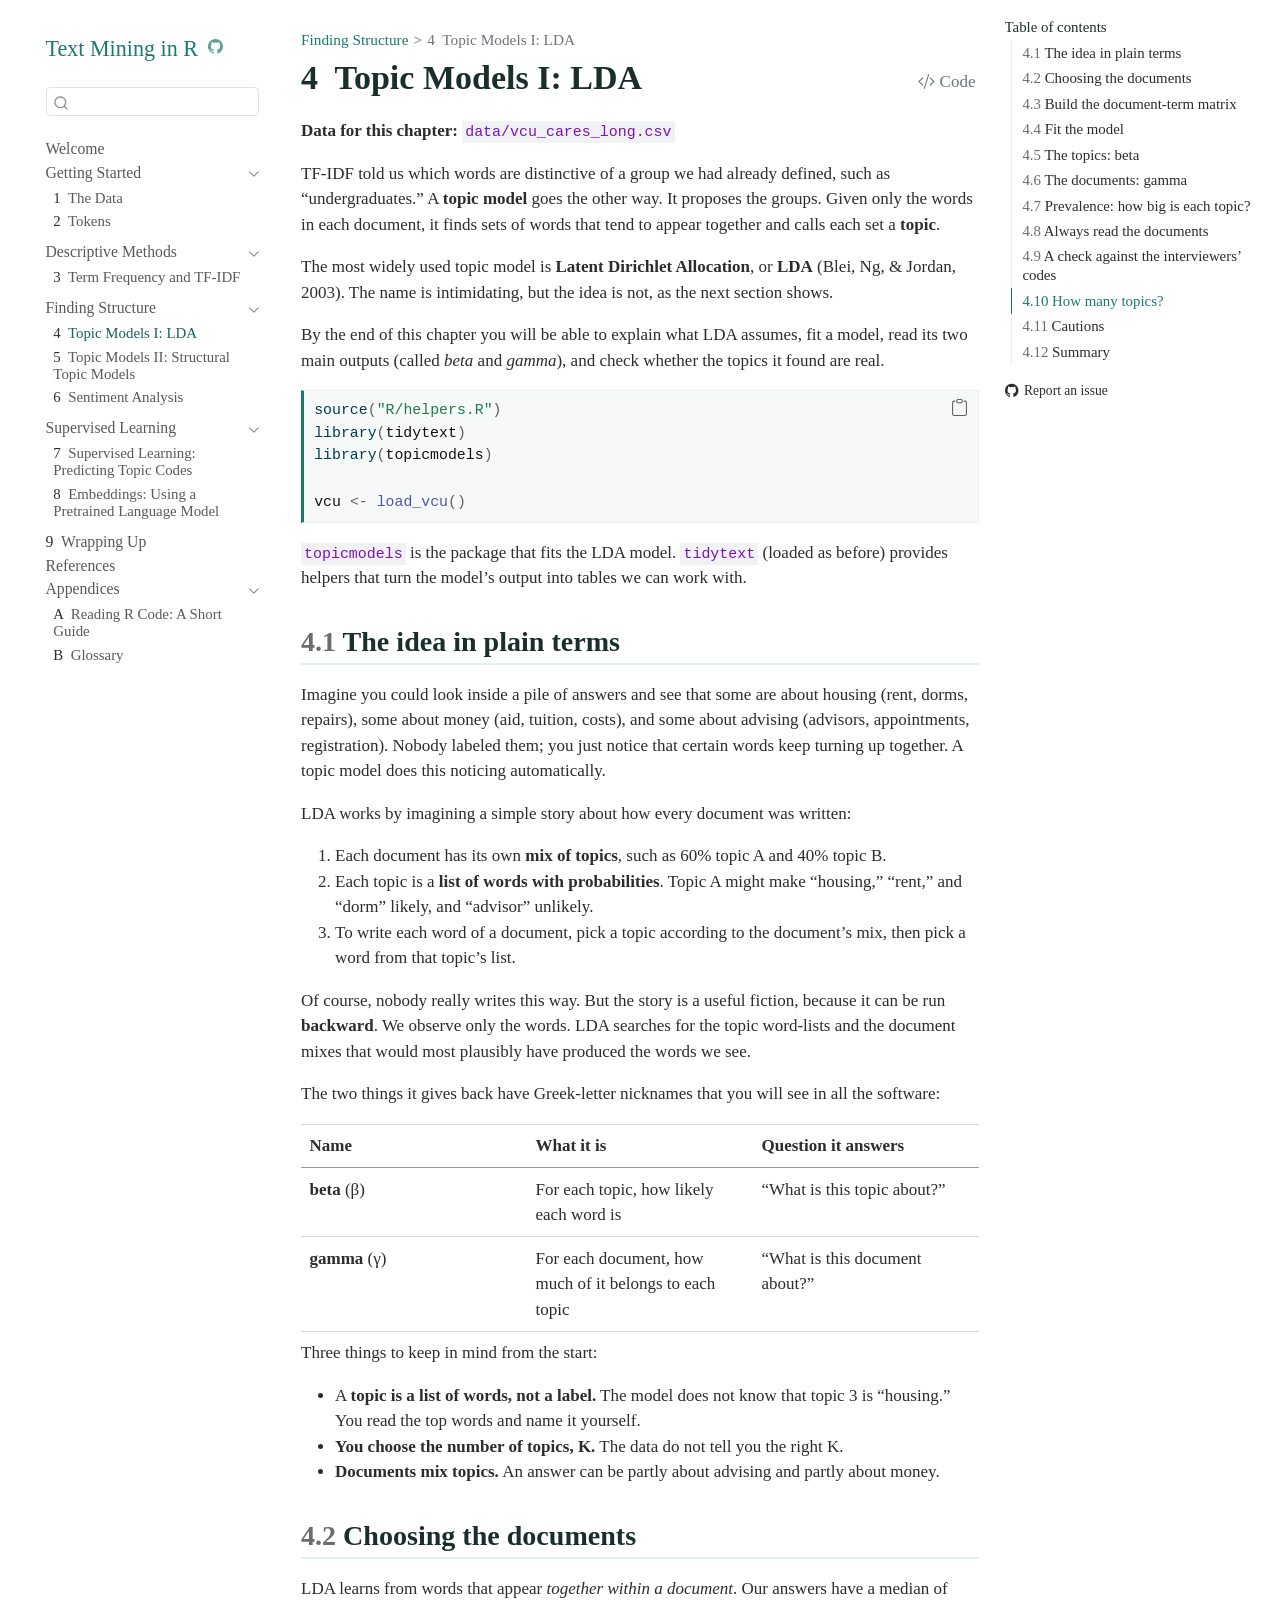
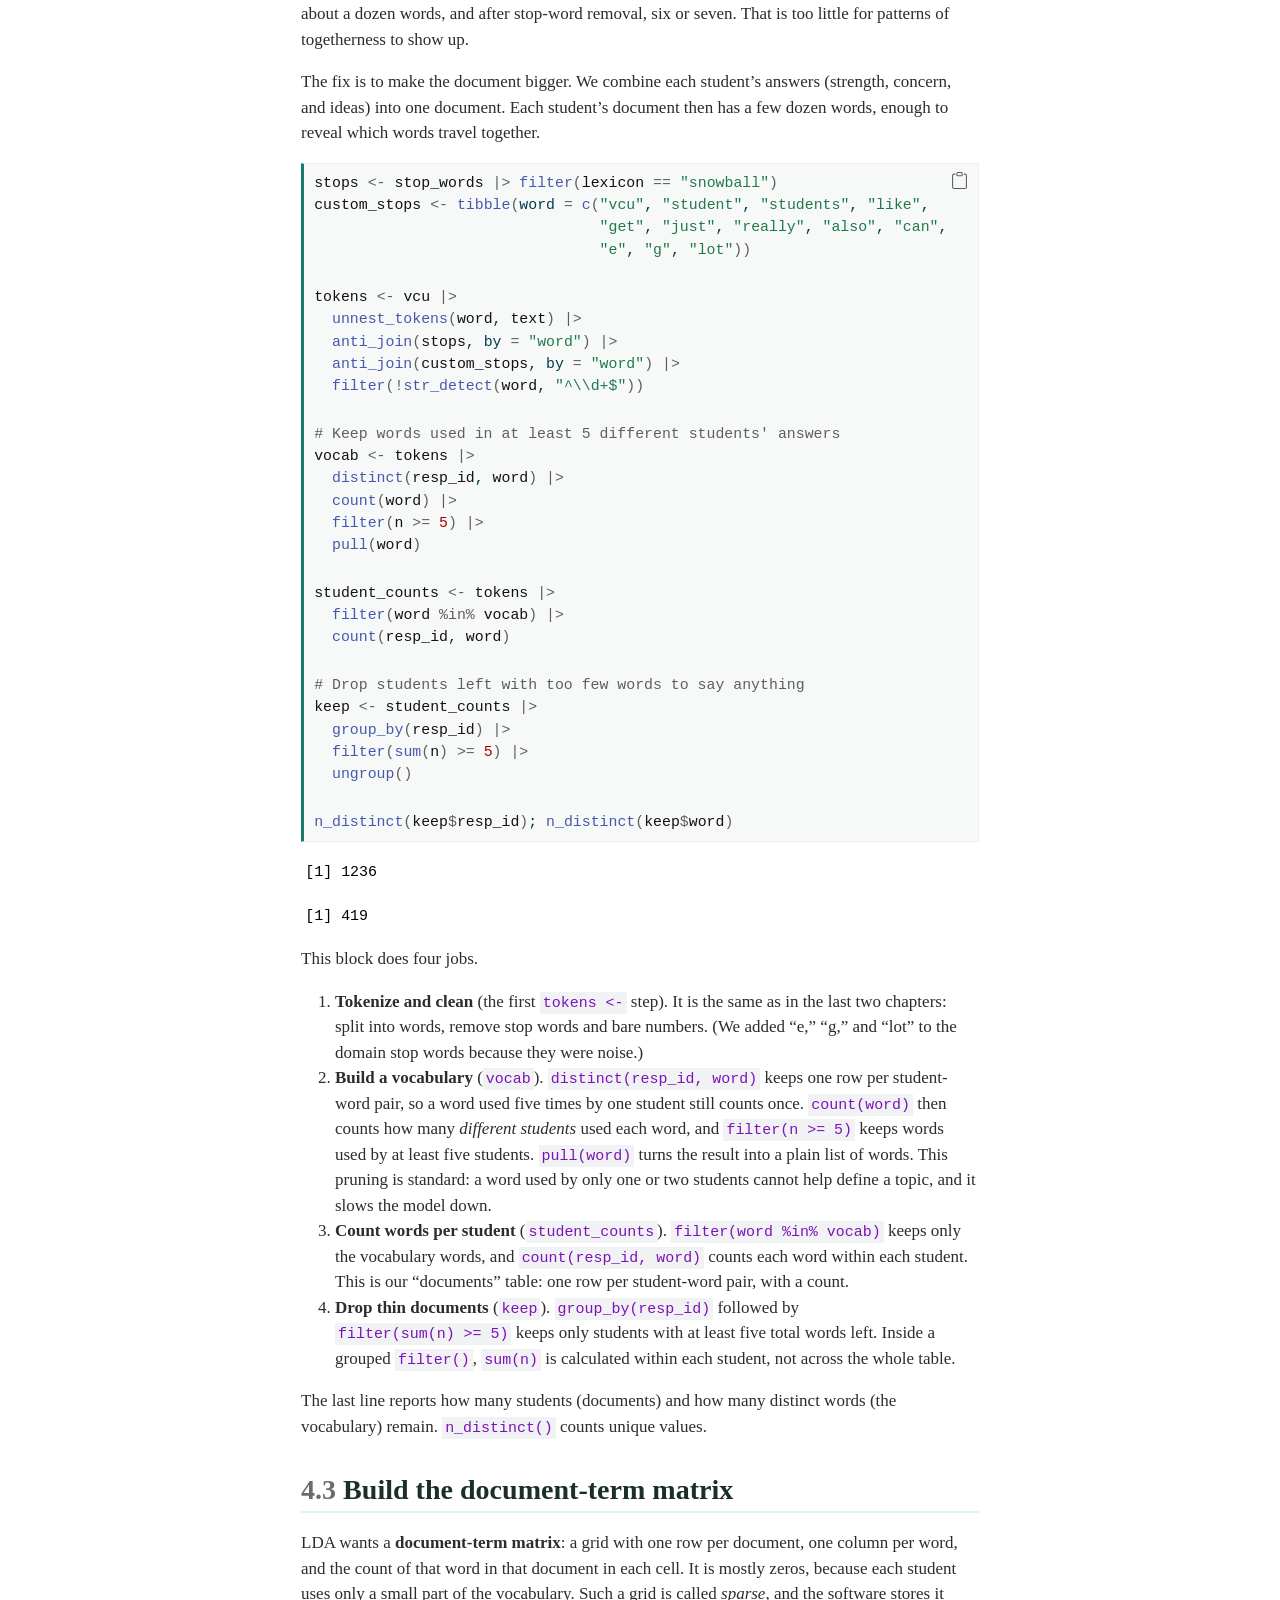
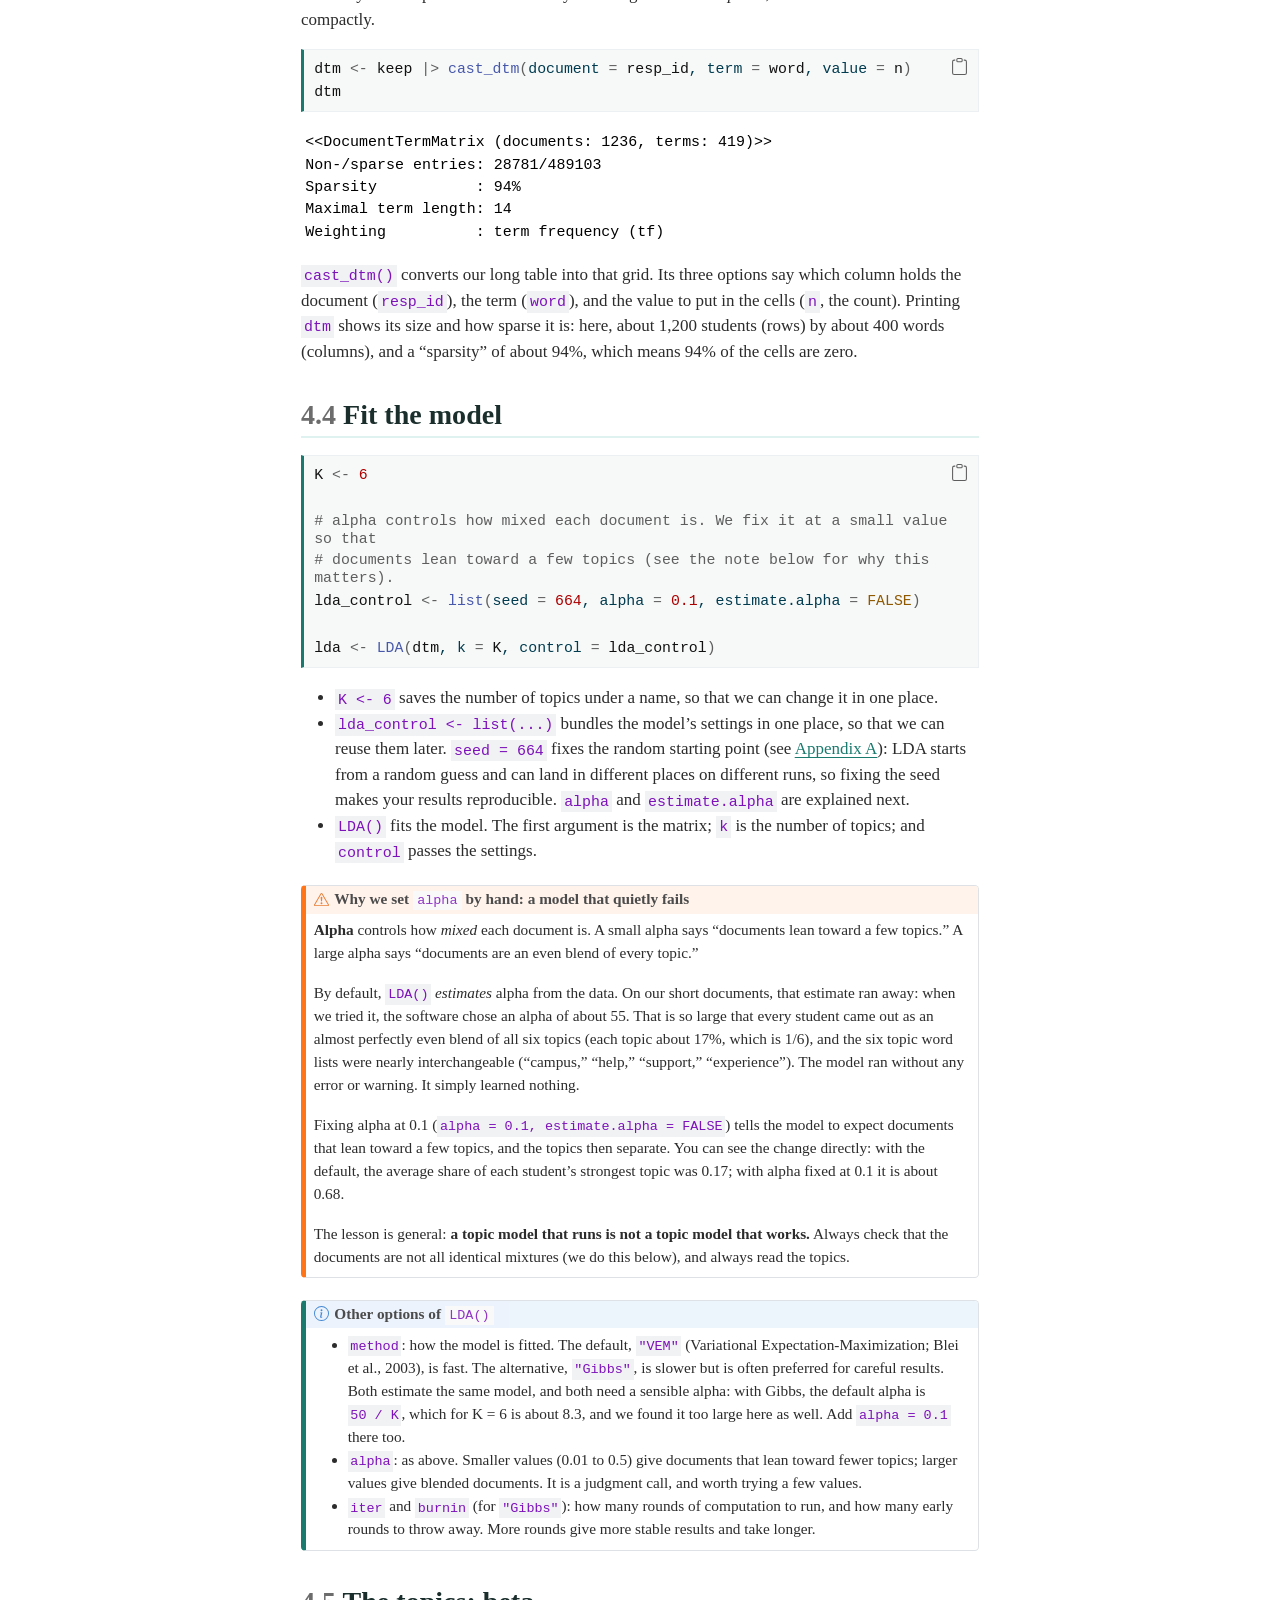
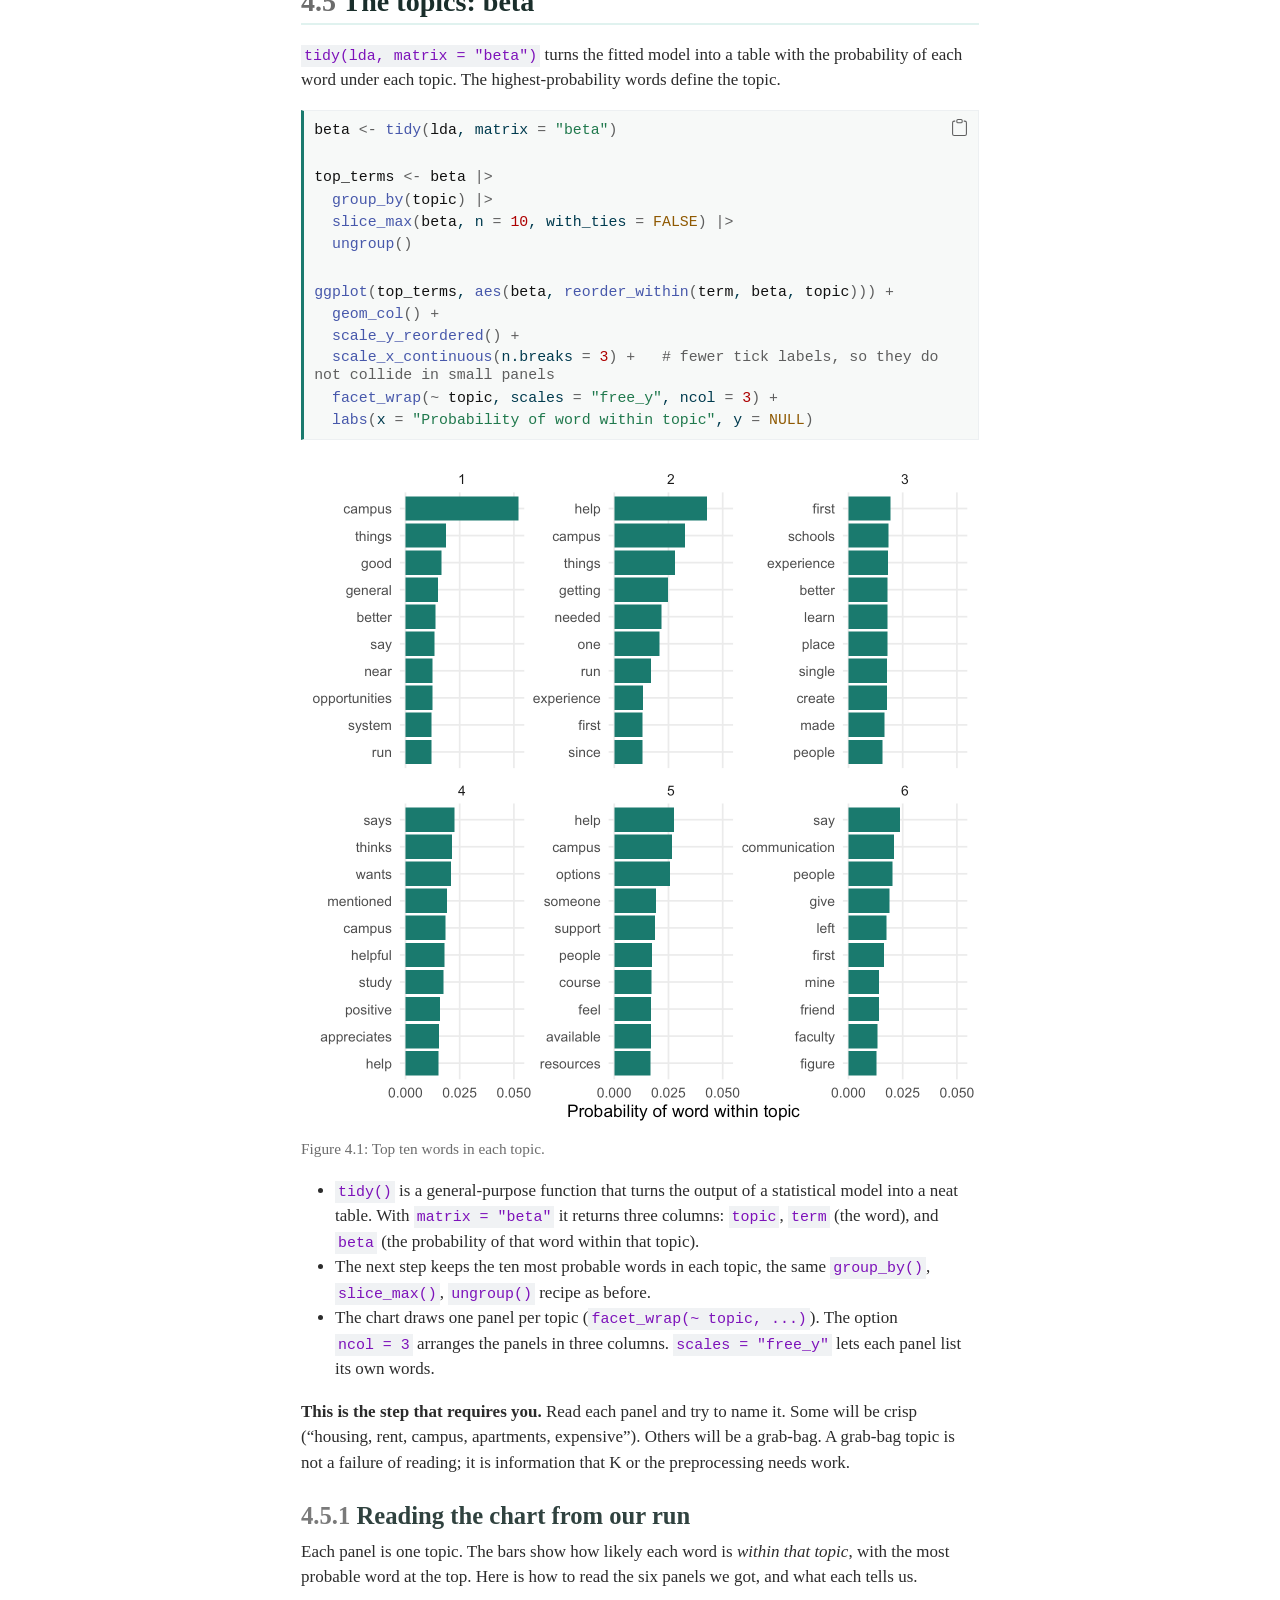
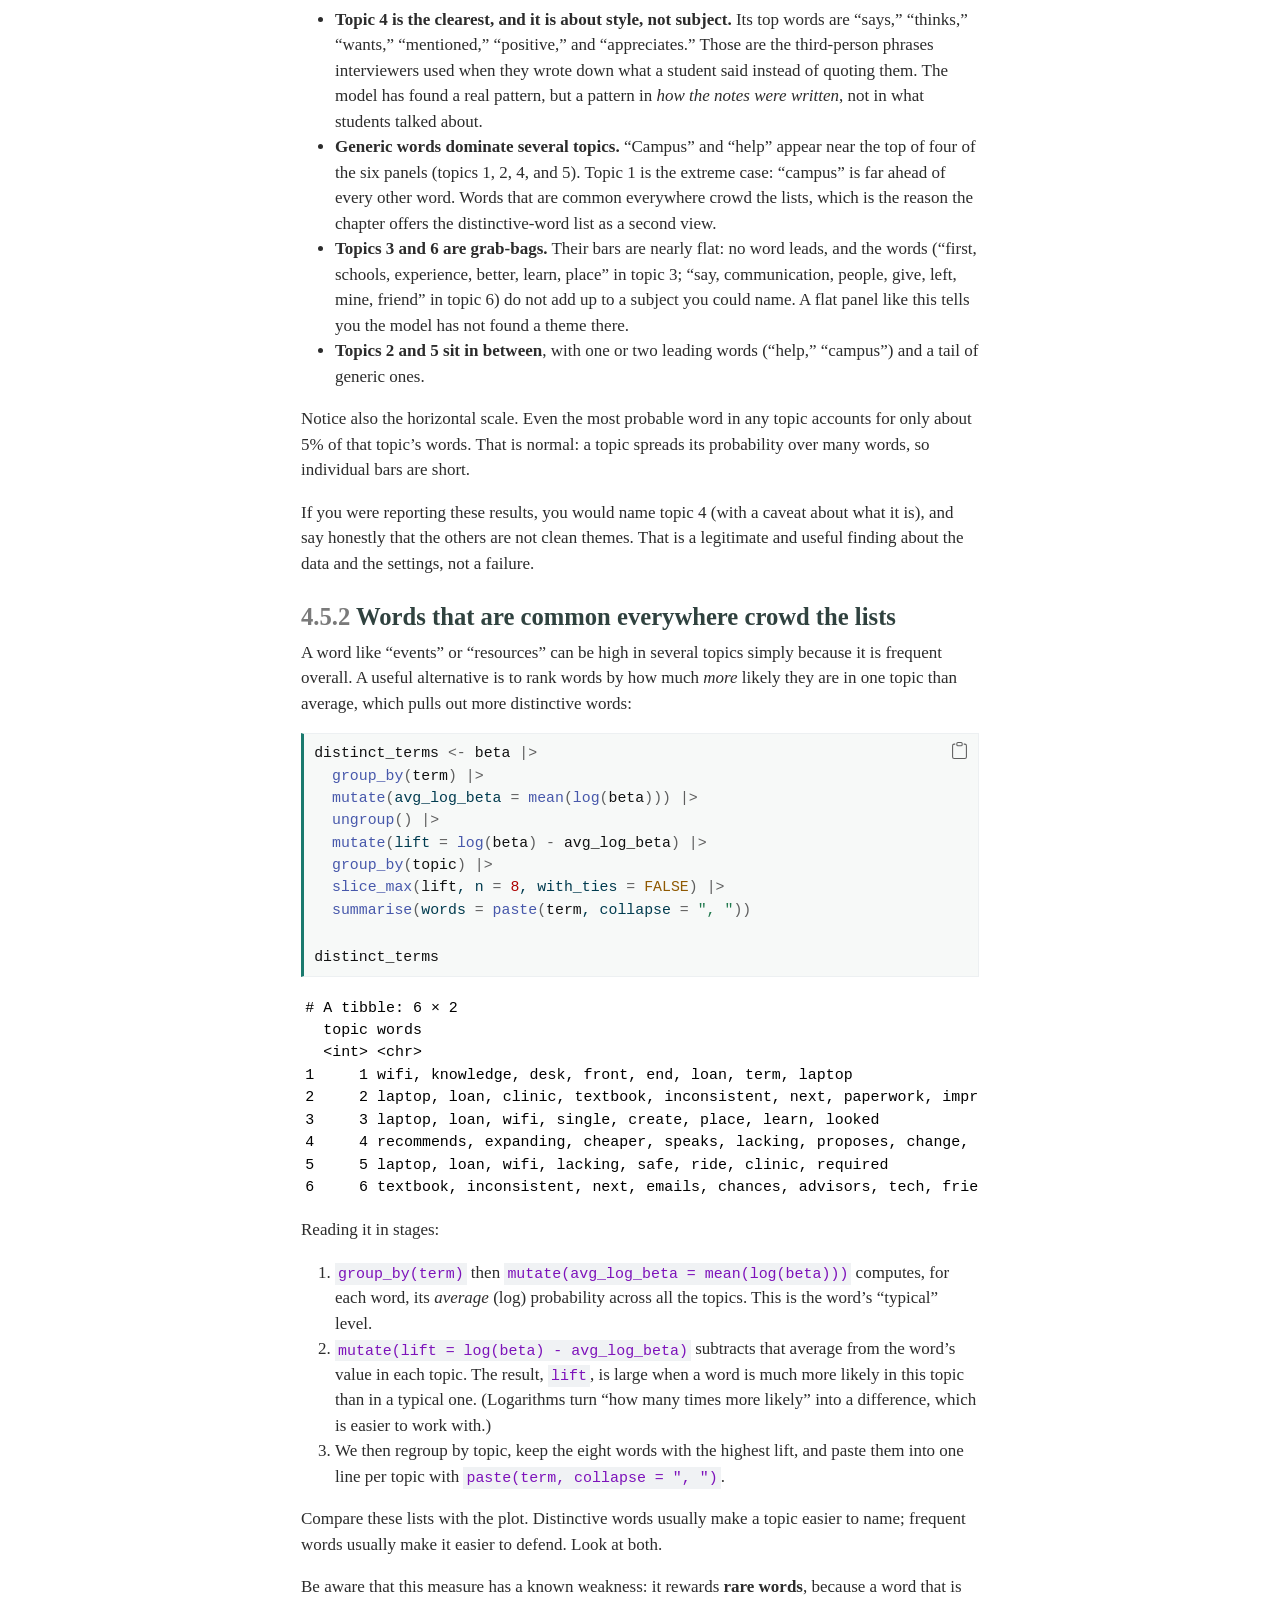
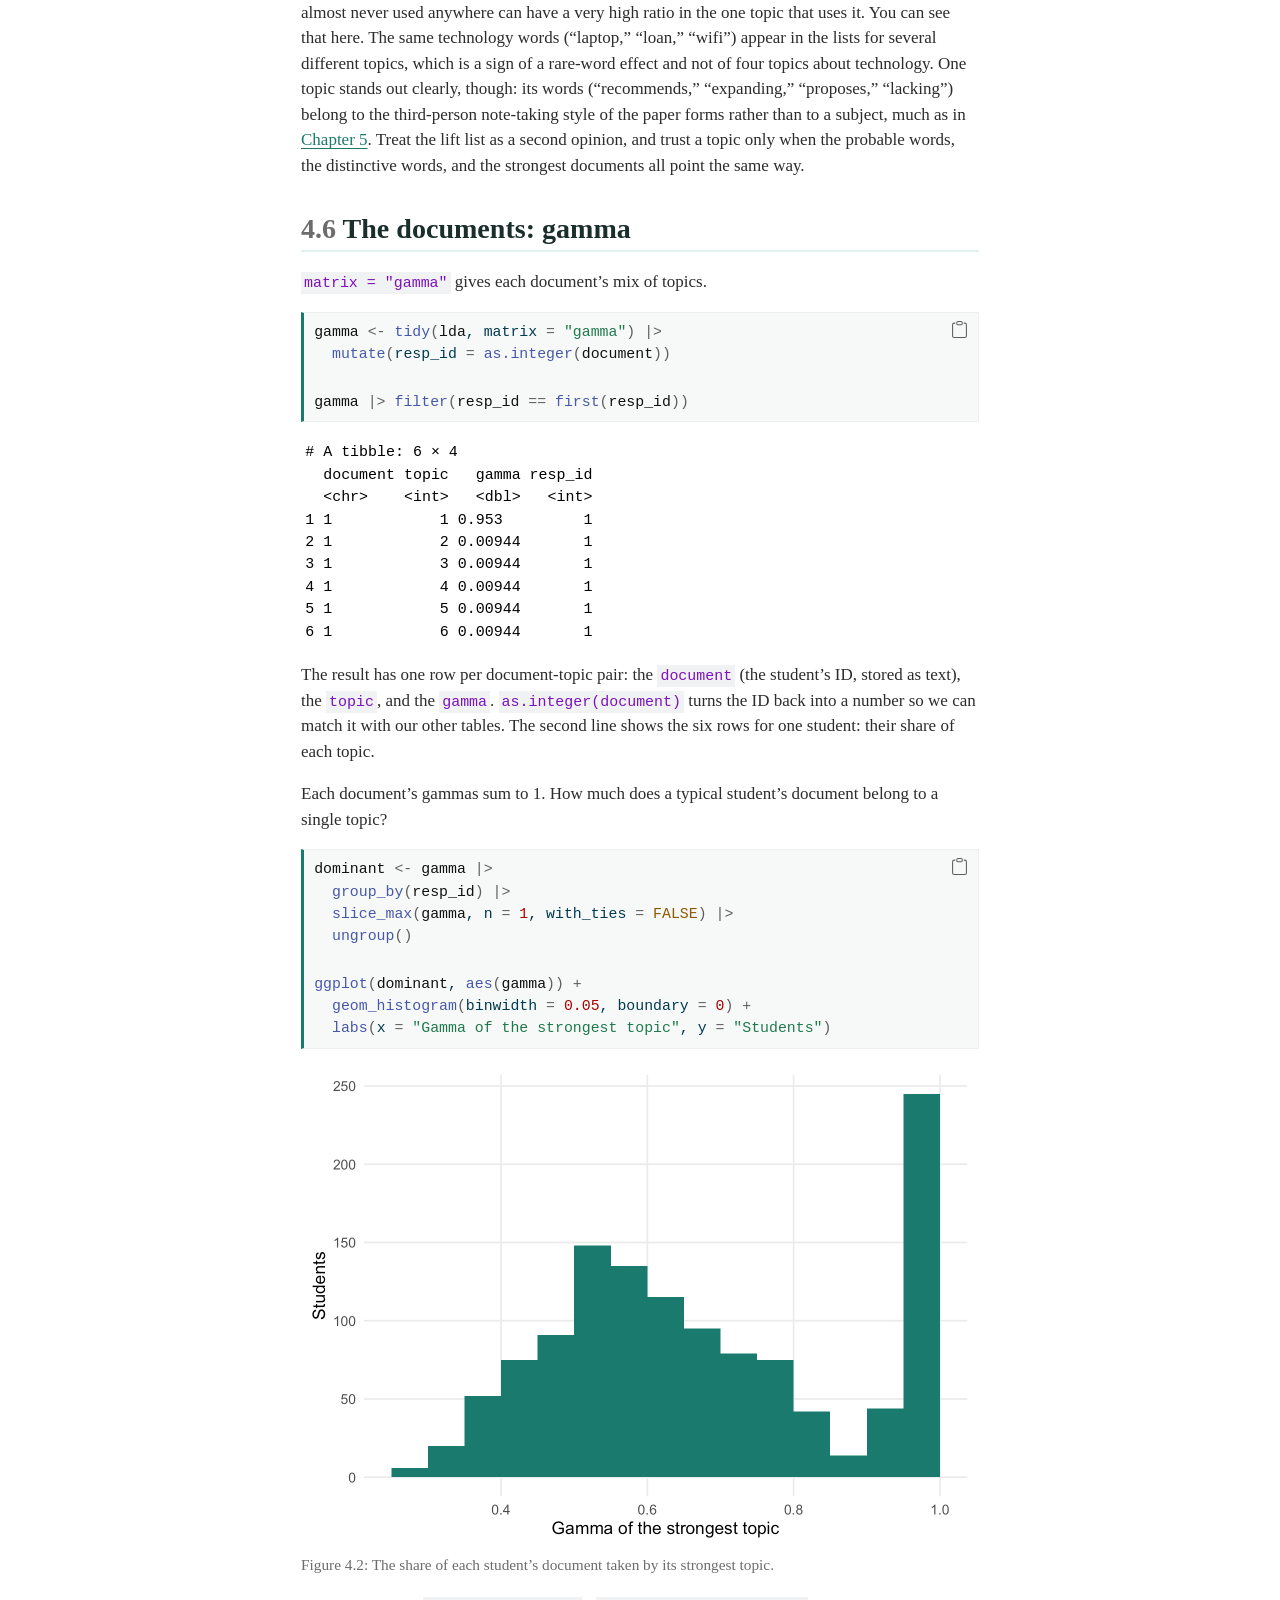
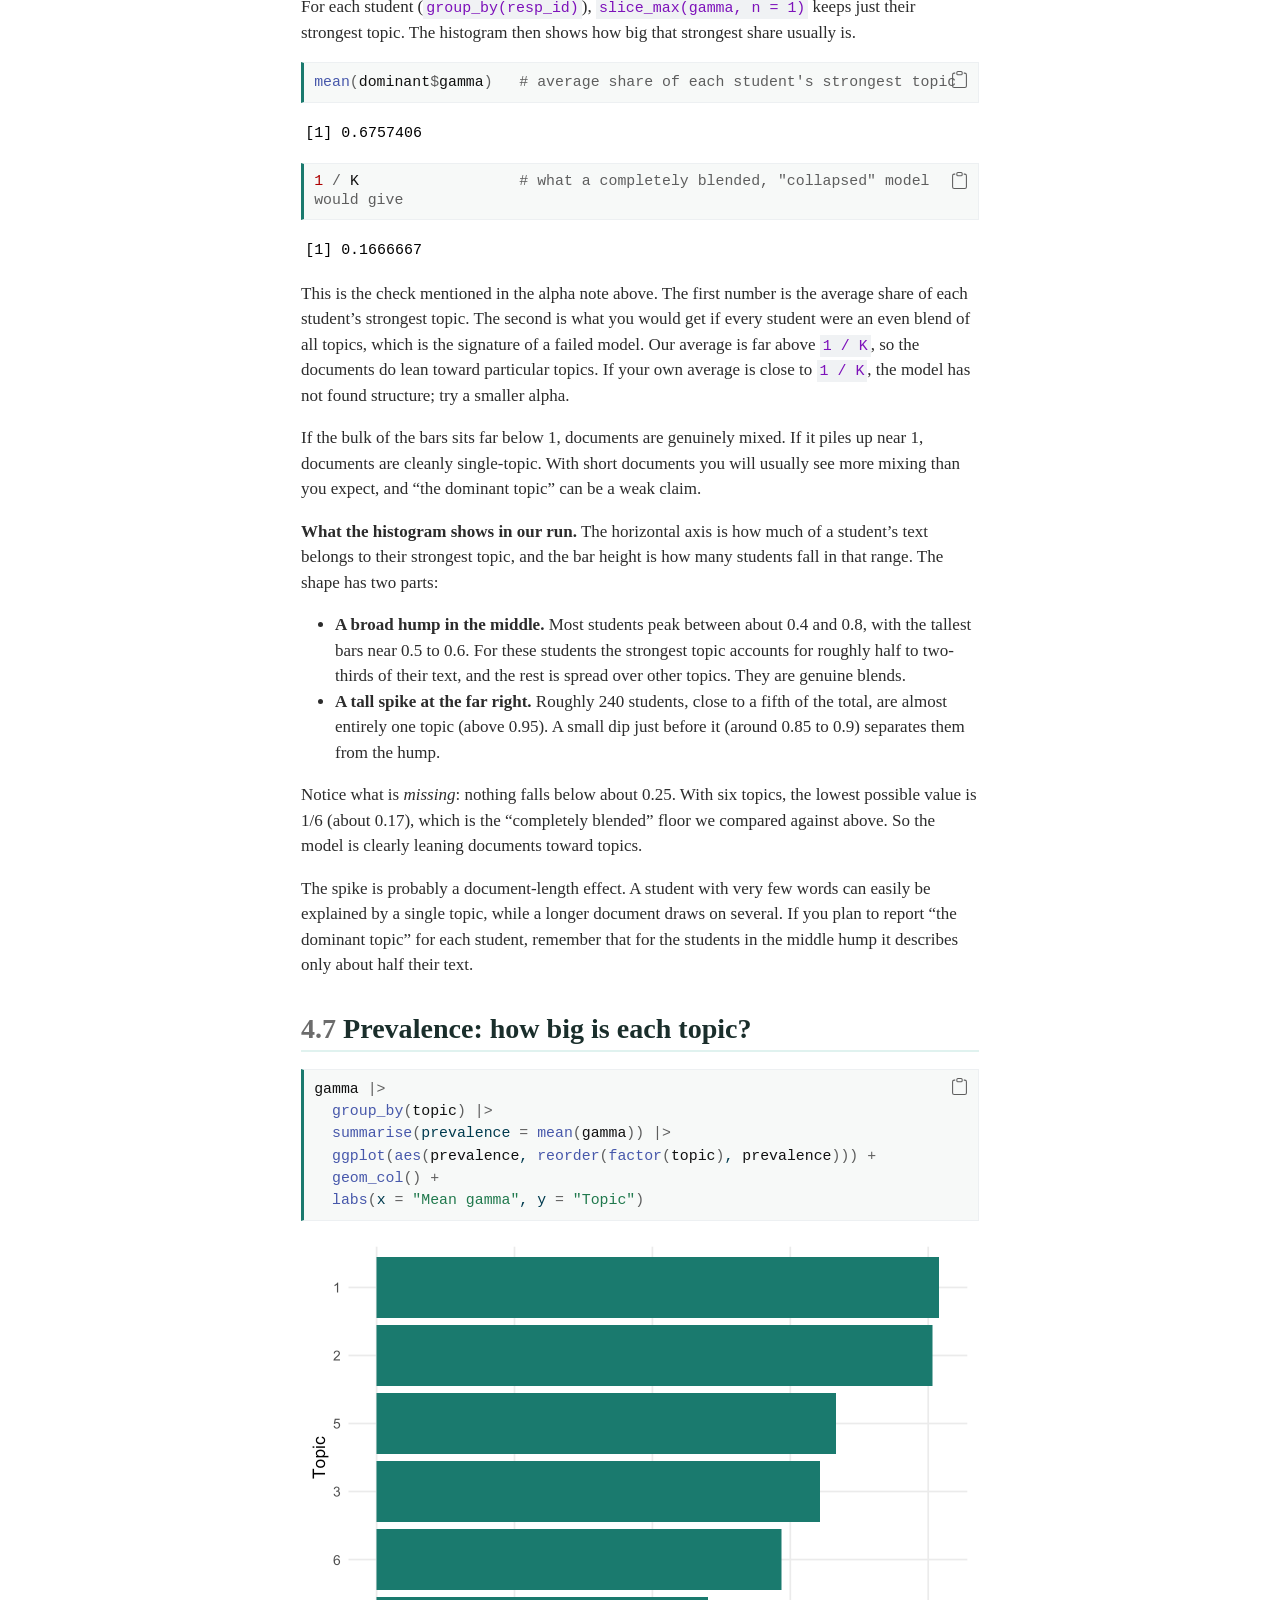
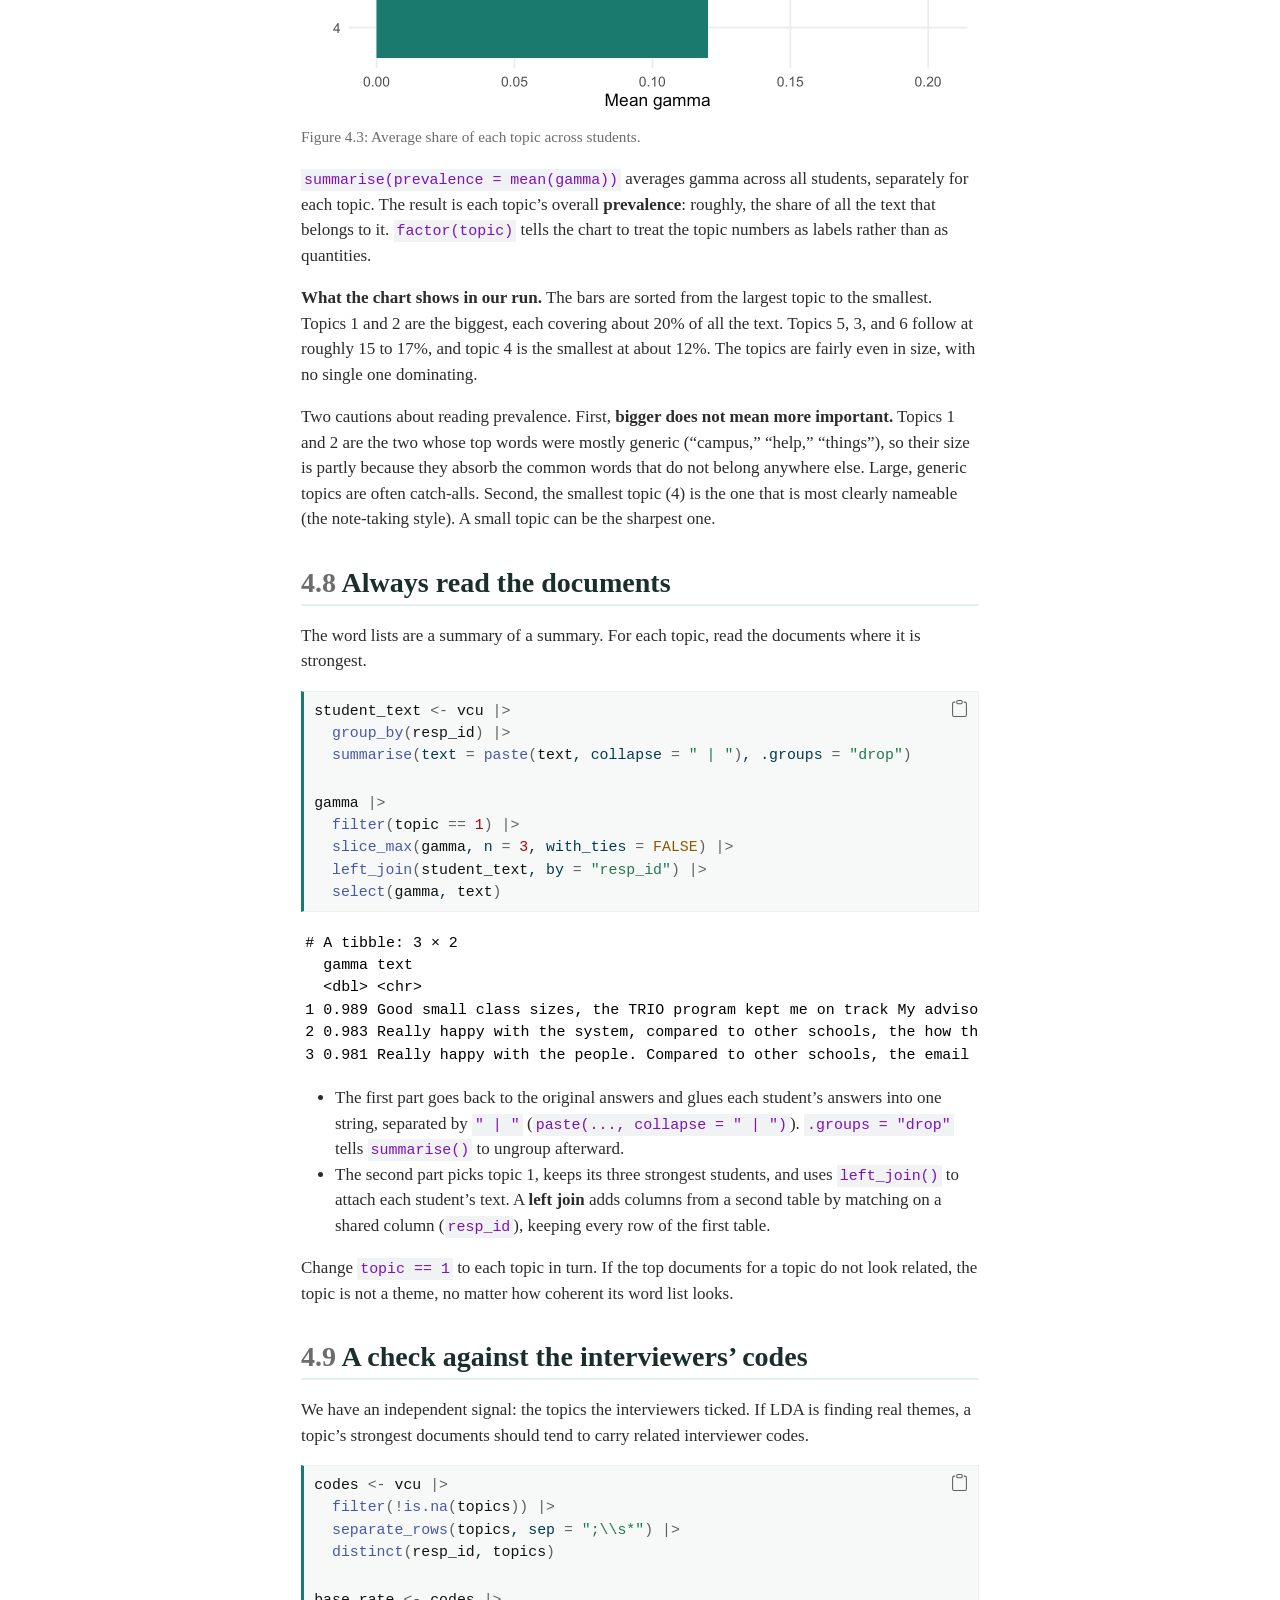
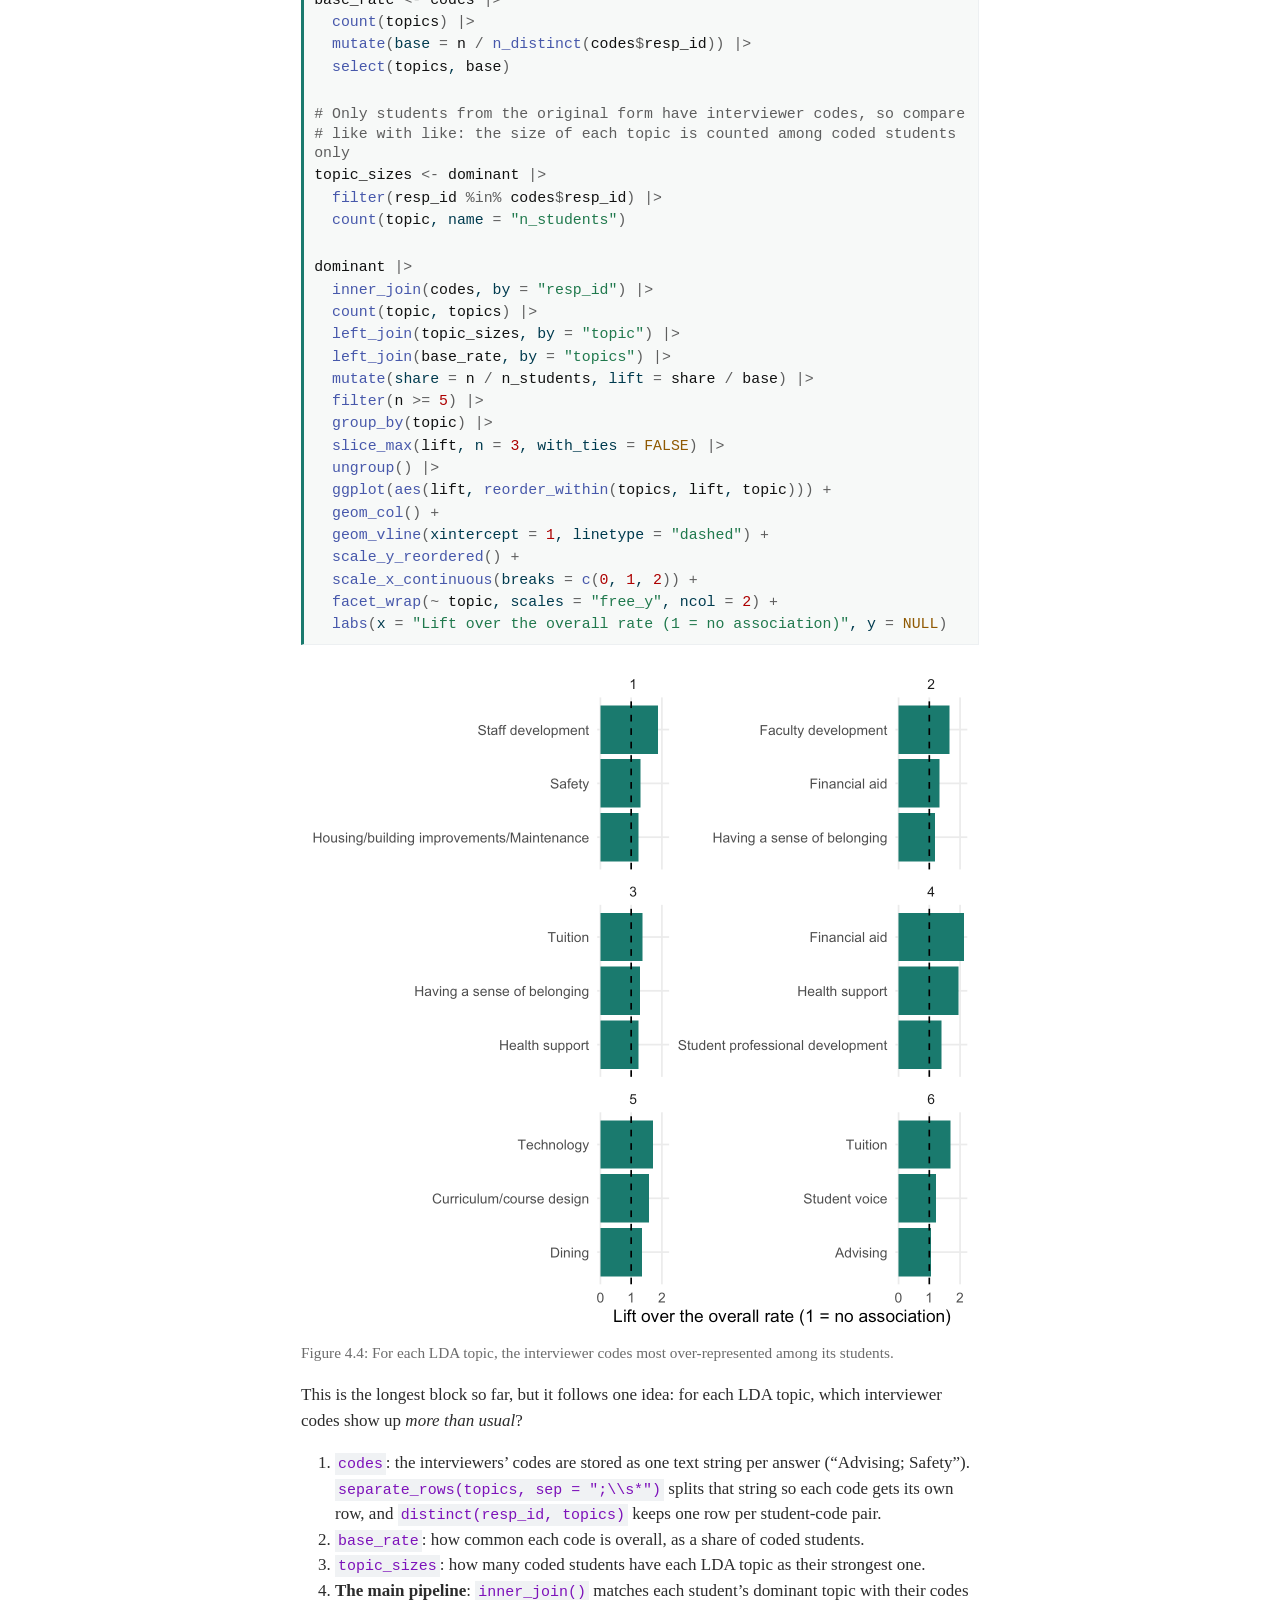
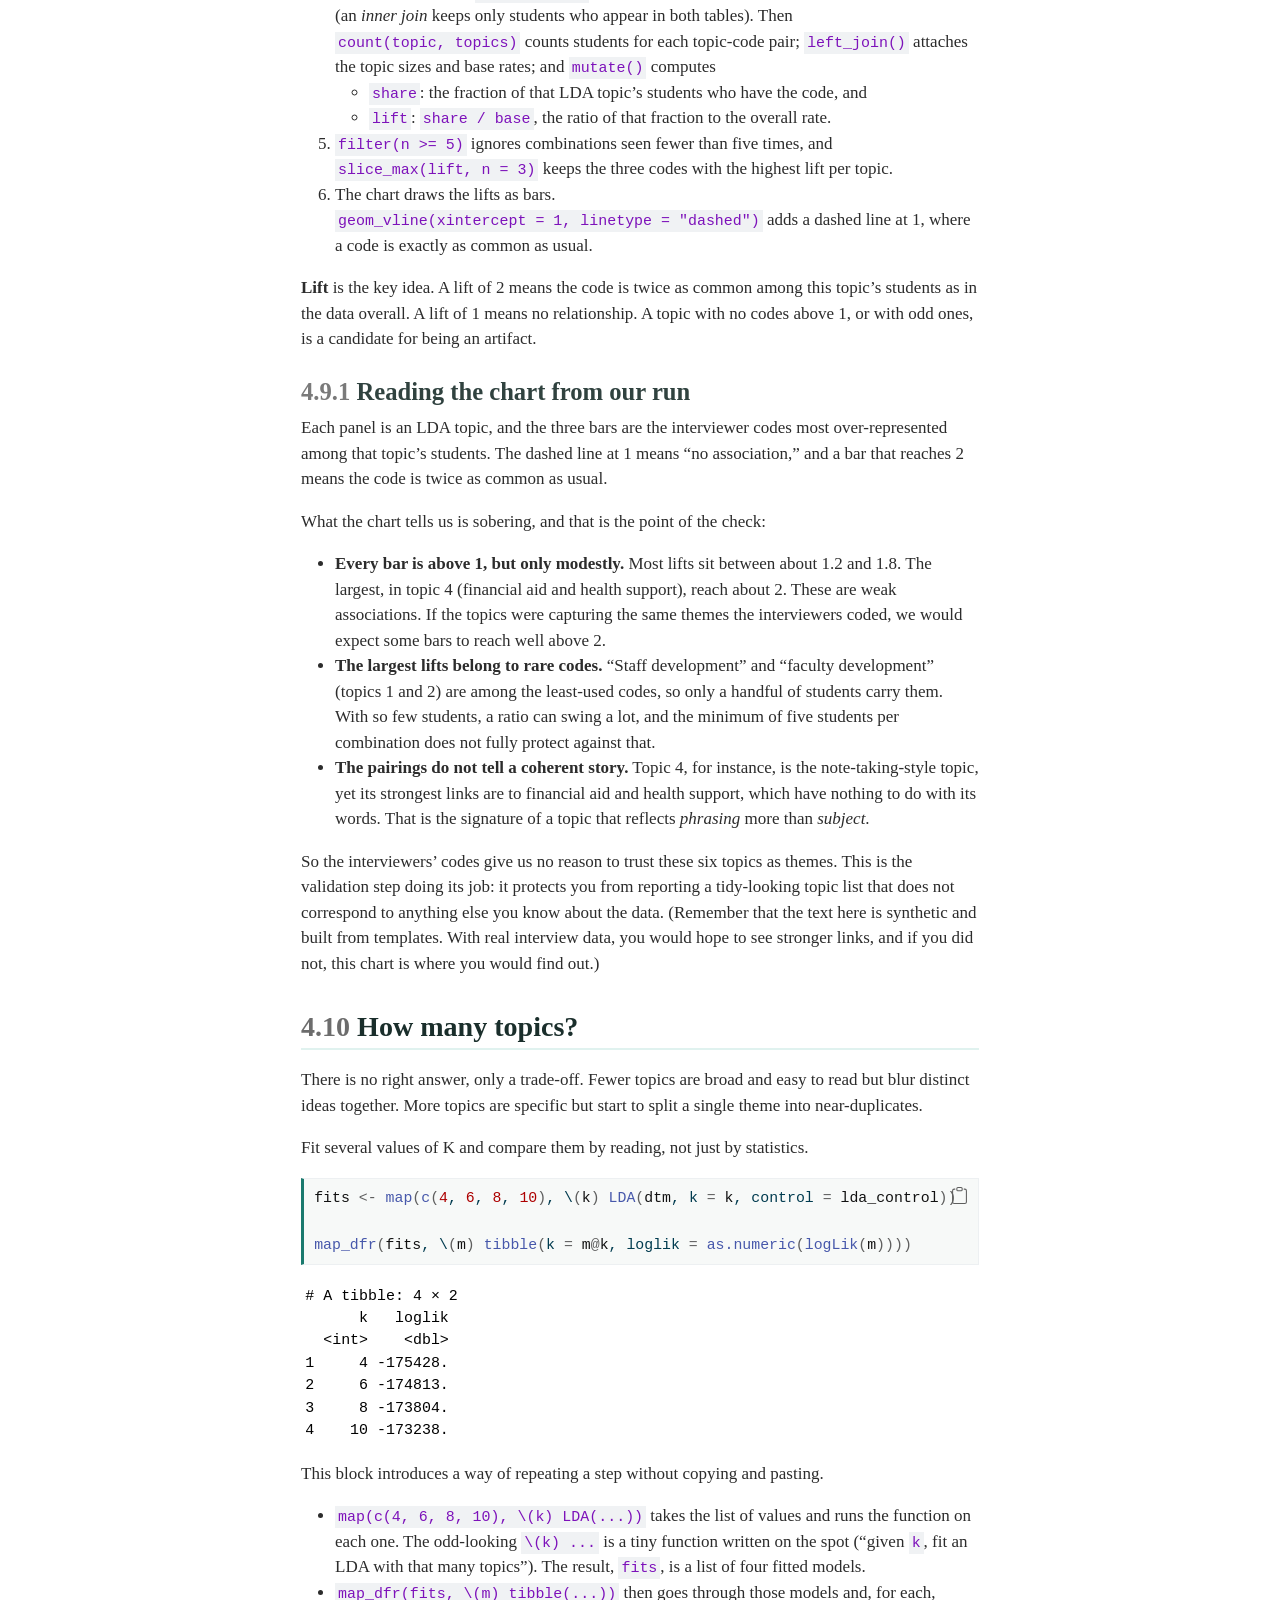
<file: docs/04-topic-lda.html>
<!DOCTYPE html>
<html xmlns="http://www.w3.org/1999/xhtml" lang="en" xml:lang="en"><head>
<meta http-equiv="Content-Type" content="text/html; charset=UTF-8">
<meta charset="utf-8">
<meta name="generator" content="quarto-1.9.38">
<meta name="viewport" content="width=device-width, initial-scale=1.0, user-scalable=yes">
<meta name="description" content="A hands-on introduction to text mining for lab members, built around open-ended interviews with VCU students. Moves from descriptive methods (word counts, TF-IDF) to topic models, sentiment analysis, and supervised learning.">
<title>4&nbsp; Topic Models I: LDA – Text Mining in R</title>
<style>
/* Default styles provided by pandoc.
** See https://pandoc.org/MANUAL.html#variables-for-html for config info.
*/
code{white-space: pre-wrap;}
span.smallcaps{font-variant: small-caps;}
div.columns{display: flex; gap: min(4vw, 1.5em);}
div.column{flex: auto; overflow-x: auto;}
div.hanging-indent{margin-left: 1.5em; text-indent: -1.5em;}
ul.task-list{list-style: none;}
ul.task-list li input[type="checkbox"] {
  width: 0.8em;
  margin: 0 0.8em 0.2em -1em; /* quarto-specific, see https://github.com/quarto-dev/quarto-cli/issues/4556 */ 
  vertical-align: middle;
}
/* CSS for syntax highlighting */
html { -webkit-text-size-adjust: 100%; }
pre > code.sourceCode { white-space: pre; position: relative; }
pre > code.sourceCode > span { display: inline-block; line-height: 1.25; }
pre > code.sourceCode > span:empty { height: 1.2em; }
.sourceCode { overflow: visible; }
code.sourceCode > span { color: inherit; text-decoration: inherit; }
div.sourceCode { margin: 1em 0; }
pre.sourceCode { margin: 0; }
@media screen {
div.sourceCode { overflow: auto; }
}
@media print {
pre > code.sourceCode { white-space: pre-wrap; }
pre > code.sourceCode > span { text-indent: -5em; padding-left: 5em; }
}
pre.numberSource code
  { counter-reset: source-line 0; }
pre.numberSource code > span
  { position: relative; left: -4em; counter-increment: source-line; }
pre.numberSource code > span > a:first-child::before
  { content: counter(source-line);
    position: relative; left: -1em; text-align: right; vertical-align: baseline;
    border: none; display: inline-block;
    -webkit-touch-callout: none; -webkit-user-select: none;
    -khtml-user-select: none; -moz-user-select: none;
    -ms-user-select: none; user-select: none;
    padding: 0 4px; width: 4em;
  }
pre.numberSource { margin-left: 3em;  padding-left: 4px; }
div.sourceCode
  {   }
@media screen {
pre > code.sourceCode > span > a:first-child::before { text-decoration: underline; }
}
</style>

<script src="site_libs/quarto-nav/quarto-nav.js"></script>
<script src="site_libs/quarto-nav/headroom.min.js"></script>
<script src="site_libs/clipboard/clipboard.min.js"></script>
<script src="site_libs/quarto-search/autocomplete.umd.js"></script>
<script src="site_libs/quarto-search/fuse.min.js"></script>
<script src="site_libs/quarto-search/quarto-search.js"></script>
<meta name="quarto:offset" content="./">
<link href="./05-topic-stm.html" rel="next">
<link href="./03-tf-idf.html" rel="prev">
<script src="site_libs/quarto-html/quarto.js" type="module"></script>
<script src="site_libs/quarto-html/tabsets/tabsets.js" type="module"></script>
<script src="site_libs/quarto-html/popper.min.js"></script>
<script src="site_libs/quarto-html/tippy.umd.min.js"></script>
<script src="site_libs/quarto-html/anchor.min.js"></script>
<link href="site_libs/quarto-html/tippy.css" rel="stylesheet">
<link href="site_libs/quarto-html/quarto-syntax-highlighting-15634bcf2e68342d4ad2dfa704d543f6.css" rel="stylesheet" id="quarto-text-highlighting-styles">
<script src="site_libs/bootstrap/bootstrap.min.js"></script>
<link href="site_libs/bootstrap/bootstrap-icons.css" rel="stylesheet">
<link href="site_libs/bootstrap/bootstrap-0f3a71d5963b834a2d5774f6f36c66af.min.css" rel="stylesheet" append-hash="true" id="quarto-bootstrap" data-mode="light"><script id="quarto-search-options" type="application/json">{
  "location": "sidebar",
  "copy-button": false,
  "collapse-after": 3,
  "panel-placement": "start",
  "type": "textbox",
  "limit": 50,
  "keyboard-shortcut": [
    "f",
    "/",
    "s"
  ],
  "show-item-context": false,
  "language": {
    "search-no-results-text": "No results",
    "search-matching-documents-text": "matching documents",
    "search-copy-link-title": "Copy link to search",
    "search-hide-matches-text": "Hide additional matches",
    "search-more-match-text": "more match in this document",
    "search-more-matches-text": "more matches in this document",
    "search-clear-button-title": "Clear",
    "search-text-placeholder": "",
    "search-detached-cancel-button-title": "Cancel",
    "search-submit-button-title": "Submit",
    "search-label": "Search"
  }
}</script>
</head>
<body class="nav-sidebar floating quarto-light">

<div id="quarto-search-results"></div>
  <header id="quarto-header" class="headroom fixed-top"><nav class="quarto-secondary-nav"><div class="container-fluid d-flex">
      <button type="button" class="quarto-btn-toggle btn" data-bs-toggle="collapse" role="button" data-bs-target=".quarto-sidebar-collapse-item" aria-controls="quarto-sidebar" aria-expanded="false" aria-label="Toggle sidebar navigation" onclick="if (window.quartoToggleHeadroom) { window.quartoToggleHeadroom(); }">
        <i class="bi bi-layout-text-sidebar-reverse"></i>
      </button>
        <nav class="quarto-page-breadcrumbs" aria-label="breadcrumb"><ol class="breadcrumb"><li class="breadcrumb-item"><a href="./04-topic-lda.html">Finding Structure</a></li><li class="breadcrumb-item"><a href="./04-topic-lda.html"><span class="chapter-number">4</span>&nbsp; <span class="chapter-title">Topic Models I: LDA</span></a></li></ol></nav>
        <a class="flex-grow-1" role="navigation" data-bs-toggle="collapse" data-bs-target=".quarto-sidebar-collapse-item" aria-controls="quarto-sidebar" aria-expanded="false" aria-label="Toggle sidebar navigation" onclick="if (window.quartoToggleHeadroom) { window.quartoToggleHeadroom(); }">      
        </a>
      <button type="button" class="btn quarto-search-button" aria-label="Search" onclick="window.quartoOpenSearch();">
        <i class="bi bi-search"></i>
      </button>
    </div>
  </nav></header><!-- content --><div id="quarto-content" class="quarto-container page-columns page-rows-contents page-layout-article">
<!-- sidebar -->
  <nav id="quarto-sidebar" class="sidebar collapse collapse-horizontal quarto-sidebar-collapse-item sidebar-navigation floating overflow-auto"><div class="pt-lg-2 mt-2 text-left sidebar-header">
    <div class="sidebar-title mb-0 py-0">
      <a href="./">Text Mining in R</a> 
        <div class="sidebar-tools-main">
    <a href="https://github.com/mikediam123/text-mining" title="Source Code" class="quarto-navigation-tool px-1" aria-label="Source Code"><i class="bi bi-github"></i></a>
</div>
    </div>
      </div>
        <div class="mt-2 flex-shrink-0 align-items-center">
        <div class="sidebar-search">
        <div id="quarto-search" class="" title="Search"></div>
        </div>
        </div>
    <div class="sidebar-menu-container"> 
    <ul class="list-unstyled mt-1">
<li class="sidebar-item">
  <div class="sidebar-item-container"> 
  <a href="./index.html" class="sidebar-item-text sidebar-link">
 <span class="menu-text">Welcome</span></a>
  </div>
</li>
        <li class="sidebar-item sidebar-item-section">
      <div class="sidebar-item-container"> 
            <a class="sidebar-item-text sidebar-link text-start" data-bs-toggle="collapse" data-bs-target="#quarto-sidebar-section-1" role="navigation" aria-expanded="true">
 <span class="menu-text">Getting Started</span></a>
          <a class="sidebar-item-toggle text-start" data-bs-toggle="collapse" data-bs-target="#quarto-sidebar-section-1" role="navigation" aria-expanded="true" aria-label="Toggle section">
            <i class="bi bi-chevron-right ms-2"></i>
          </a> 
      </div>
      <ul id="quarto-sidebar-section-1" class="collapse list-unstyled sidebar-section depth1 show">
<li class="sidebar-item">
  <div class="sidebar-item-container"> 
  <a href="./01-the-data.html" class="sidebar-item-text sidebar-link">
 <span class="menu-text"><span class="chapter-number">1</span>&nbsp; <span class="chapter-title">The Data</span></span></a>
  </div>
</li>
          <li class="sidebar-item">
  <div class="sidebar-item-container"> 
  <a href="./02-tokens.html" class="sidebar-item-text sidebar-link">
 <span class="menu-text"><span class="chapter-number">2</span>&nbsp; <span class="chapter-title">Tokens</span></span></a>
  </div>
</li>
      </ul>
</li>
        <li class="sidebar-item sidebar-item-section">
      <div class="sidebar-item-container"> 
            <a class="sidebar-item-text sidebar-link text-start" data-bs-toggle="collapse" data-bs-target="#quarto-sidebar-section-2" role="navigation" aria-expanded="true">
 <span class="menu-text">Descriptive Methods</span></a>
          <a class="sidebar-item-toggle text-start" data-bs-toggle="collapse" data-bs-target="#quarto-sidebar-section-2" role="navigation" aria-expanded="true" aria-label="Toggle section">
            <i class="bi bi-chevron-right ms-2"></i>
          </a> 
      </div>
      <ul id="quarto-sidebar-section-2" class="collapse list-unstyled sidebar-section depth1 show">
<li class="sidebar-item">
  <div class="sidebar-item-container"> 
  <a href="./03-tf-idf.html" class="sidebar-item-text sidebar-link">
 <span class="menu-text"><span class="chapter-number">3</span>&nbsp; <span class="chapter-title">Term Frequency and TF-IDF</span></span></a>
  </div>
</li>
      </ul>
</li>
        <li class="sidebar-item sidebar-item-section">
      <div class="sidebar-item-container"> 
            <a class="sidebar-item-text sidebar-link text-start" data-bs-toggle="collapse" data-bs-target="#quarto-sidebar-section-3" role="navigation" aria-expanded="true">
 <span class="menu-text">Finding Structure</span></a>
          <a class="sidebar-item-toggle text-start" data-bs-toggle="collapse" data-bs-target="#quarto-sidebar-section-3" role="navigation" aria-expanded="true" aria-label="Toggle section">
            <i class="bi bi-chevron-right ms-2"></i>
          </a> 
      </div>
      <ul id="quarto-sidebar-section-3" class="collapse list-unstyled sidebar-section depth1 show">
<li class="sidebar-item">
  <div class="sidebar-item-container"> 
  <a href="./04-topic-lda.html" class="sidebar-item-text sidebar-link active">
 <span class="menu-text"><span class="chapter-number">4</span>&nbsp; <span class="chapter-title">Topic Models I: LDA</span></span></a>
  </div>
</li>
          <li class="sidebar-item">
  <div class="sidebar-item-container"> 
  <a href="./05-topic-stm.html" class="sidebar-item-text sidebar-link">
 <span class="menu-text"><span class="chapter-number">5</span>&nbsp; <span class="chapter-title">Topic Models II: Structural Topic Models</span></span></a>
  </div>
</li>
          <li class="sidebar-item">
  <div class="sidebar-item-container"> 
  <a href="./06-sentiment.html" class="sidebar-item-text sidebar-link">
 <span class="menu-text"><span class="chapter-number">6</span>&nbsp; <span class="chapter-title">Sentiment Analysis</span></span></a>
  </div>
</li>
      </ul>
</li>
        <li class="sidebar-item sidebar-item-section">
      <div class="sidebar-item-container"> 
            <a class="sidebar-item-text sidebar-link text-start" data-bs-toggle="collapse" data-bs-target="#quarto-sidebar-section-4" role="navigation" aria-expanded="true">
 <span class="menu-text">Supervised Learning</span></a>
          <a class="sidebar-item-toggle text-start" data-bs-toggle="collapse" data-bs-target="#quarto-sidebar-section-4" role="navigation" aria-expanded="true" aria-label="Toggle section">
            <i class="bi bi-chevron-right ms-2"></i>
          </a> 
      </div>
      <ul id="quarto-sidebar-section-4" class="collapse list-unstyled sidebar-section depth1 show">
<li class="sidebar-item">
  <div class="sidebar-item-container"> 
  <a href="./07-supervised.html" class="sidebar-item-text sidebar-link">
 <span class="menu-text"><span class="chapter-number">7</span>&nbsp; <span class="chapter-title">Supervised Learning: Predicting Topic Codes</span></span></a>
  </div>
</li>
          <li class="sidebar-item">
  <div class="sidebar-item-container"> 
  <a href="./08-embeddings.html" class="sidebar-item-text sidebar-link">
 <span class="menu-text"><span class="chapter-number">8</span>&nbsp; <span class="chapter-title">Embeddings: Using a Pretrained Language Model</span></span></a>
  </div>
</li>
      </ul>
</li>
        <li class="sidebar-item">
  <div class="sidebar-item-container"> 
  <a href="./09-wrapping-up.html" class="sidebar-item-text sidebar-link">
 <span class="menu-text"><span class="chapter-number">9</span>&nbsp; <span class="chapter-title">Wrapping Up</span></span></a>
  </div>
</li>
        <li class="sidebar-item">
  <div class="sidebar-item-container"> 
  <a href="./references.html" class="sidebar-item-text sidebar-link">
 <span class="menu-text">References</span></a>
  </div>
</li>
        <li class="sidebar-item sidebar-item-section">
      <div class="sidebar-item-container"> 
            <a class="sidebar-item-text sidebar-link text-start" data-bs-toggle="collapse" data-bs-target="#quarto-sidebar-section-5" role="navigation" aria-expanded="true">
 <span class="menu-text">Appendices</span></a>
          <a class="sidebar-item-toggle text-start" data-bs-toggle="collapse" data-bs-target="#quarto-sidebar-section-5" role="navigation" aria-expanded="true" aria-label="Toggle section">
            <i class="bi bi-chevron-right ms-2"></i>
          </a> 
      </div>
      <ul id="quarto-sidebar-section-5" class="collapse list-unstyled sidebar-section depth1 show">
<li class="sidebar-item">
  <div class="sidebar-item-container"> 
  <a href="./appendix-r-primer.html" class="sidebar-item-text sidebar-link">
 <span class="menu-text"><span class="chapter-number">A</span>&nbsp; <span class="chapter-title">Reading R Code: A Short Guide</span></span></a>
  </div>
</li>
          <li class="sidebar-item">
  <div class="sidebar-item-container"> 
  <a href="./appendix-glossary.html" class="sidebar-item-text sidebar-link">
 <span class="menu-text"><span class="chapter-number">B</span>&nbsp; <span class="chapter-title">Glossary</span></span></a>
  </div>
</li>
      </ul>
</li>
    </ul>
</div>
</nav><div id="quarto-sidebar-glass" class="quarto-sidebar-collapse-item" data-bs-toggle="collapse" data-bs-target=".quarto-sidebar-collapse-item"></div>
<!-- margin-sidebar -->
    <div id="quarto-margin-sidebar" class="sidebar margin-sidebar">
        <nav id="TOC" role="doc-toc" class="toc-active"><h2 id="toc-title">Table of contents</h2>
   
  <ul>
<li><a href="#the-idea-in-plain-terms" id="toc-the-idea-in-plain-terms" class="nav-link active" data-scroll-target="#the-idea-in-plain-terms"><span class="header-section-number">4.1</span> The idea in plain terms</a></li>
  <li><a href="#choosing-the-documents" id="toc-choosing-the-documents" class="nav-link" data-scroll-target="#choosing-the-documents"><span class="header-section-number">4.2</span> Choosing the documents</a></li>
  <li><a href="#build-the-document-term-matrix" id="toc-build-the-document-term-matrix" class="nav-link" data-scroll-target="#build-the-document-term-matrix"><span class="header-section-number">4.3</span> Build the document-term matrix</a></li>
  <li><a href="#fit-the-model" id="toc-fit-the-model" class="nav-link" data-scroll-target="#fit-the-model"><span class="header-section-number">4.4</span> Fit the model</a></li>
  <li>
<a href="#the-topics-beta" id="toc-the-topics-beta" class="nav-link" data-scroll-target="#the-topics-beta"><span class="header-section-number">4.5</span> The topics: beta</a>
  <ul class="collapse">
<li><a href="#reading-the-chart-from-our-run" id="toc-reading-the-chart-from-our-run" class="nav-link" data-scroll-target="#reading-the-chart-from-our-run"><span class="header-section-number">4.5.1</span> Reading the chart from our run</a></li>
  <li><a href="#words-that-are-common-everywhere-crowd-the-lists" id="toc-words-that-are-common-everywhere-crowd-the-lists" class="nav-link" data-scroll-target="#words-that-are-common-everywhere-crowd-the-lists"><span class="header-section-number">4.5.2</span> Words that are common everywhere crowd the lists</a></li>
  </ul>
</li>
  <li><a href="#the-documents-gamma" id="toc-the-documents-gamma" class="nav-link" data-scroll-target="#the-documents-gamma"><span class="header-section-number">4.6</span> The documents: gamma</a></li>
  <li><a href="#prevalence-how-big-is-each-topic" id="toc-prevalence-how-big-is-each-topic" class="nav-link" data-scroll-target="#prevalence-how-big-is-each-topic"><span class="header-section-number">4.7</span> Prevalence: how big is each topic?</a></li>
  <li><a href="#always-read-the-documents" id="toc-always-read-the-documents" class="nav-link" data-scroll-target="#always-read-the-documents"><span class="header-section-number">4.8</span> Always read the documents</a></li>
  <li>
<a href="#a-check-against-the-interviewers-codes" id="toc-a-check-against-the-interviewers-codes" class="nav-link" data-scroll-target="#a-check-against-the-interviewers-codes"><span class="header-section-number">4.9</span> A check against the interviewers’ codes</a>
  <ul class="collapse">
<li><a href="#reading-the-chart-from-our-run-1" id="toc-reading-the-chart-from-our-run-1" class="nav-link" data-scroll-target="#reading-the-chart-from-our-run-1"><span class="header-section-number">4.9.1</span> Reading the chart from our run</a></li>
  </ul>
</li>
  <li><a href="#how-many-topics" id="toc-how-many-topics" class="nav-link" data-scroll-target="#how-many-topics"><span class="header-section-number">4.10</span> How many topics?</a></li>
  <li><a href="#cautions" id="toc-cautions" class="nav-link" data-scroll-target="#cautions"><span class="header-section-number">4.11</span> Cautions</a></li>
  <li><a href="#summary" id="toc-summary" class="nav-link" data-scroll-target="#summary"><span class="header-section-number">4.12</span> Summary</a></li>
  </ul><div class="toc-actions"><ul><li><a href="https://github.com/mikediam123/text-mining/issues/new" class="toc-action"><i class="bi bi-github"></i>Report an issue</a></li></ul></div></nav>
    </div>
<!-- main -->
<main class="content" id="quarto-document-content"><header id="title-block-header" class="quarto-title-block default"><nav class="quarto-page-breadcrumbs quarto-title-breadcrumbs d-none d-lg-block" aria-label="breadcrumb"><ol class="breadcrumb"><li class="breadcrumb-item"><a href="./04-topic-lda.html">Finding Structure</a></li><li class="breadcrumb-item"><a href="./04-topic-lda.html"><span class="chapter-number">4</span>&nbsp; <span class="chapter-title">Topic Models I: LDA</span></a></li></ol></nav><div class="quarto-title">
<div class="quarto-title-block"><div><h1 class="title"><span id="sec-lda" class="quarto-section-identifier"><span class="chapter-number">4</span>&nbsp; <span class="chapter-title">Topic Models I: LDA</span></span></h1><button type="button" class="btn code-tools-button" id="quarto-code-tools-source"><i class="bi"></i> Code</button></div></div>
</div>



<div class="quarto-title-meta">

    
  
    
  </div>
  


</header><p><strong>Data for this chapter:</strong> <code>data/vcu_cares_long.csv</code></p>
<p>TF-IDF told us which words are distinctive of a group we had already defined, such as “undergraduates.” A <strong>topic model</strong> goes the other way. It proposes the groups. Given only the words in each document, it finds sets of words that tend to appear together and calls each set a <strong>topic</strong>.</p>
<p>The most widely used topic model is <strong>Latent Dirichlet Allocation</strong>, or <strong>LDA</strong> (Blei, Ng, &amp; Jordan, 2003). The name is intimidating, but the idea is not, as the next section shows.</p>
<p>By the end of this chapter you will be able to explain what LDA assumes, fit a model, read its two main outputs (called <em>beta</em> and <em>gamma</em>), and check whether the topics it found are real.</p>
<div class="cell">
<div class="code-copy-outer-scaffold"><div class="sourceCode" id="cb1"><pre class="downlit sourceCode r code-with-copy"><code class="sourceCode R"><span><span class="kw"><a href="https://rdrr.io/r/base/source.html">source</a></span><span class="op">(</span><span class="st">"R/helpers.R"</span><span class="op">)</span></span>
<span><span class="kw"><a href="https://rdrr.io/r/base/library.html">library</a></span><span class="op">(</span><span class="va"><a href="https://juliasilge.github.io/tidytext/">tidytext</a></span><span class="op">)</span></span>
<span><span class="kw"><a href="https://rdrr.io/r/base/library.html">library</a></span><span class="op">(</span><span class="va">topicmodels</span><span class="op">)</span></span>
<span></span>
<span><span class="va">vcu</span> <span class="op">&lt;-</span> <span class="fu">load_vcu</span><span class="op">(</span><span class="op">)</span></span></code></pre></div><button title="Copy to Clipboard" class="code-copy-button"><i class="bi"></i></button></div>
</div>
<p><code>topicmodels</code> is the package that fits the LDA model. <code>tidytext</code> (loaded as before) provides helpers that turn the model’s output into tables we can work with.</p>
<section id="the-idea-in-plain-terms" class="level2" data-number="4.1"><h2 data-number="4.1" class="anchored" data-anchor-id="the-idea-in-plain-terms">
<span class="header-section-number">4.1</span> The idea in plain terms</h2>
<p>Imagine you could look inside a pile of answers and see that some are about housing (rent, dorms, repairs), some about money (aid, tuition, costs), and some about advising (advisors, appointments, registration). Nobody labeled them; you just notice that certain words keep turning up together. A topic model does this noticing automatically.</p>
<p>LDA works by imagining a simple story about how every document was written:</p>
<ol type="1">
<li>Each document has its own <strong>mix of topics</strong>, such as 60% topic A and 40% topic B.</li>
<li>Each topic is a <strong>list of words with probabilities</strong>. Topic A might make “housing,” “rent,” and “dorm” likely, and “advisor” unlikely.</li>
<li>To write each word of a document, pick a topic according to the document’s mix, then pick a word from that topic’s list.</li>
</ol>
<p>Of course, nobody really writes this way. But the story is a useful fiction, because it can be run <strong>backward</strong>. We observe only the words. LDA searches for the topic word-lists and the document mixes that would most plausibly have produced the words we see.</p>
<p>The two things it gives back have Greek-letter nicknames that you will see in all the software:</p>
<table class="caption-top table">
<colgroup>
<col style="width: 33%">
<col style="width: 33%">
<col style="width: 33%">
</colgroup>
<thead><tr class="header">
<th>Name</th>
<th>What it is</th>
<th>Question it answers</th>
</tr></thead>
<tbody>
<tr class="odd">
<td>
<strong>beta</strong> (β)</td>
<td>For each topic, how likely each word is</td>
<td>“What is this topic about?”</td>
</tr>
<tr class="even">
<td>
<strong>gamma</strong> (γ)</td>
<td>For each document, how much of it belongs to each topic</td>
<td>“What is this document about?”</td>
</tr>
</tbody>
</table>
<p>Three things to keep in mind from the start:</p>
<ul>
<li>A <strong>topic is a list of words, not a label.</strong> The model does not know that topic 3 is “housing.” You read the top words and name it yourself.</li>
<li>
<strong>You choose the number of topics, K.</strong> The data do not tell you the right K.</li>
<li>
<strong>Documents mix topics.</strong> An answer can be partly about advising and partly about money.</li>
</ul></section><section id="choosing-the-documents" class="level2" data-number="4.2"><h2 data-number="4.2" class="anchored" data-anchor-id="choosing-the-documents">
<span class="header-section-number">4.2</span> Choosing the documents</h2>
<p>LDA learns from words that appear <em>together within a document</em>. Our answers have a median of about a dozen words, and after stop-word removal, six or seven. That is too little for patterns of togetherness to show up.</p>
<p>The fix is to make the document bigger. We combine each student’s answers (strength, concern, and ideas) into one document. Each student’s document then has a few dozen words, enough to reveal which words travel together.</p>
<div class="cell">
<div class="code-copy-outer-scaffold"><div class="sourceCode" id="cb2"><pre class="downlit sourceCode r code-with-copy"><code class="sourceCode R"><span><span class="va">stops</span> <span class="op">&lt;-</span> <span class="va">stop_words</span> <span class="op">|&gt;</span> <span class="fu"><a href="https://rdrr.io/r/stats/filter.html">filter</a></span><span class="op">(</span><span class="va">lexicon</span> <span class="op">==</span> <span class="st">"snowball"</span><span class="op">)</span></span>
<span><span class="va">custom_stops</span> <span class="op">&lt;-</span> <span class="fu">tibble</span><span class="op">(</span>word <span class="op">=</span> <span class="fu"><a href="https://rdrr.io/r/base/c.html">c</a></span><span class="op">(</span><span class="st">"vcu"</span>, <span class="st">"student"</span>, <span class="st">"students"</span>, <span class="st">"like"</span>,</span>
<span>                                <span class="st">"get"</span>, <span class="st">"just"</span>, <span class="st">"really"</span>, <span class="st">"also"</span>, <span class="st">"can"</span>,</span>
<span>                                <span class="st">"e"</span>, <span class="st">"g"</span>, <span class="st">"lot"</span><span class="op">)</span><span class="op">)</span></span>
<span></span>
<span><span class="va">tokens</span> <span class="op">&lt;-</span> <span class="va">vcu</span> <span class="op">|&gt;</span></span>
<span>  <span class="fu"><a href="https://juliasilge.github.io/tidytext/reference/unnest_tokens.html">unnest_tokens</a></span><span class="op">(</span><span class="va">word</span>, <span class="va">text</span><span class="op">)</span> <span class="op">|&gt;</span></span>
<span>  <span class="fu">anti_join</span><span class="op">(</span><span class="va">stops</span>, by <span class="op">=</span> <span class="st">"word"</span><span class="op">)</span> <span class="op">|&gt;</span></span>
<span>  <span class="fu">anti_join</span><span class="op">(</span><span class="va">custom_stops</span>, by <span class="op">=</span> <span class="st">"word"</span><span class="op">)</span> <span class="op">|&gt;</span></span>
<span>  <span class="fu"><a href="https://rdrr.io/r/stats/filter.html">filter</a></span><span class="op">(</span><span class="op">!</span><span class="fu">str_detect</span><span class="op">(</span><span class="va">word</span>, <span class="st">"^\\d+$"</span><span class="op">)</span><span class="op">)</span></span>
<span></span>
<span><span class="co"># Keep words used in at least 5 different students' answers</span></span>
<span><span class="va">vocab</span> <span class="op">&lt;-</span> <span class="va">tokens</span> <span class="op">|&gt;</span></span>
<span>  <span class="fu">distinct</span><span class="op">(</span><span class="va">resp_id</span>, <span class="va">word</span><span class="op">)</span> <span class="op">|&gt;</span></span>
<span>  <span class="fu">count</span><span class="op">(</span><span class="va">word</span><span class="op">)</span> <span class="op">|&gt;</span></span>
<span>  <span class="fu"><a href="https://rdrr.io/r/stats/filter.html">filter</a></span><span class="op">(</span><span class="va">n</span> <span class="op">&gt;=</span> <span class="fl">5</span><span class="op">)</span> <span class="op">|&gt;</span></span>
<span>  <span class="fu">pull</span><span class="op">(</span><span class="va">word</span><span class="op">)</span></span>
<span></span>
<span><span class="va">student_counts</span> <span class="op">&lt;-</span> <span class="va">tokens</span> <span class="op">|&gt;</span></span>
<span>  <span class="fu"><a href="https://rdrr.io/r/stats/filter.html">filter</a></span><span class="op">(</span><span class="va">word</span> <span class="op"><a href="https://rdrr.io/r/base/match.html">%in%</a></span> <span class="va">vocab</span><span class="op">)</span> <span class="op">|&gt;</span></span>
<span>  <span class="fu">count</span><span class="op">(</span><span class="va">resp_id</span>, <span class="va">word</span><span class="op">)</span></span>
<span></span>
<span><span class="co"># Drop students left with too few words to say anything</span></span>
<span><span class="va">keep</span> <span class="op">&lt;-</span> <span class="va">student_counts</span> <span class="op">|&gt;</span></span>
<span>  <span class="fu">group_by</span><span class="op">(</span><span class="va">resp_id</span><span class="op">)</span> <span class="op">|&gt;</span></span>
<span>  <span class="fu"><a href="https://rdrr.io/r/stats/filter.html">filter</a></span><span class="op">(</span><span class="fu"><a href="https://rdrr.io/r/base/sum.html">sum</a></span><span class="op">(</span><span class="va">n</span><span class="op">)</span> <span class="op">&gt;=</span> <span class="fl">5</span><span class="op">)</span> <span class="op">|&gt;</span></span>
<span>  <span class="fu">ungroup</span><span class="op">(</span><span class="op">)</span></span>
<span></span>
<span><span class="fu">n_distinct</span><span class="op">(</span><span class="va">keep</span><span class="op">$</span><span class="va">resp_id</span><span class="op">)</span>; <span class="fu">n_distinct</span><span class="op">(</span><span class="va">keep</span><span class="op">$</span><span class="va">word</span><span class="op">)</span></span></code></pre></div><button title="Copy to Clipboard" class="code-copy-button"><i class="bi"></i></button></div>
<div class="cell-output cell-output-stdout">
<pre><code>[1] 1236</code></pre>
</div>
<div class="cell-output cell-output-stdout">
<pre><code>[1] 419</code></pre>
</div>
</div>
<p>This block does four jobs.</p>
<ol type="1">
<li>
<strong>Tokenize and clean</strong> (the first <code>tokens &lt;-</code> step). It is the same as in the last two chapters: split into words, remove stop words and bare numbers. (We added “e,” “g,” and “lot” to the domain stop words because they were noise.)</li>
<li>
<strong>Build a vocabulary</strong> (<code>vocab</code>). <code>distinct(resp_id, word)</code> keeps one row per student-word pair, so a word used five times by one student still counts once. <code>count(word)</code> then counts how many <em>different students</em> used each word, and <code>filter(n &gt;= 5)</code> keeps words used by at least five students. <code>pull(word)</code> turns the result into a plain list of words. This pruning is standard: a word used by only one or two students cannot help define a topic, and it slows the model down.</li>
<li>
<strong>Count words per student</strong> (<code>student_counts</code>). <code>filter(word %in% vocab)</code> keeps only the vocabulary words, and <code>count(resp_id, word)</code> counts each word within each student. This is our “documents” table: one row per student-word pair, with a count.</li>
<li>
<strong>Drop thin documents</strong> (<code>keep</code>). <code>group_by(resp_id)</code> followed by <code>filter(sum(n) &gt;= 5)</code> keeps only students with at least five total words left. Inside a grouped <code><a href="https://rdrr.io/r/stats/filter.html">filter()</a></code>, <code>sum(n)</code> is calculated within each student, not across the whole table.</li>
</ol>
<p>The last line reports how many students (documents) and how many distinct words (the vocabulary) remain. <code>n_distinct()</code> counts unique values.</p>
</section><section id="build-the-document-term-matrix" class="level2" data-number="4.3"><h2 data-number="4.3" class="anchored" data-anchor-id="build-the-document-term-matrix">
<span class="header-section-number">4.3</span> Build the document-term matrix</h2>
<p>LDA wants a <strong>document-term matrix</strong>: a grid with one row per document, one column per word, and the count of that word in that document in each cell. It is mostly zeros, because each student uses only a small part of the vocabulary. Such a grid is called <em>sparse</em>, and the software stores it compactly.</p>
<div class="cell">
<div class="code-copy-outer-scaffold"><div class="sourceCode" id="cb5"><pre class="downlit sourceCode r code-with-copy"><code class="sourceCode R"><span><span class="va">dtm</span> <span class="op">&lt;-</span> <span class="va">keep</span> <span class="op">|&gt;</span> <span class="fu"><a href="https://juliasilge.github.io/tidytext/reference/document_term_casters.html">cast_dtm</a></span><span class="op">(</span>document <span class="op">=</span> <span class="va">resp_id</span>, term <span class="op">=</span> <span class="va">word</span>, value <span class="op">=</span> <span class="va">n</span><span class="op">)</span></span>
<span><span class="va">dtm</span></span></code></pre></div><button title="Copy to Clipboard" class="code-copy-button"><i class="bi"></i></button></div>
<div class="cell-output cell-output-stdout">
<pre><code>&lt;&lt;DocumentTermMatrix (documents: 1236, terms: 419)&gt;&gt;
Non-/sparse entries: 28781/489103
Sparsity           : 94%
Maximal term length: 14
Weighting          : term frequency (tf)</code></pre>
</div>
</div>
<p><code><a href="https://juliasilge.github.io/tidytext/reference/document_term_casters.html">cast_dtm()</a></code> converts our long table into that grid. Its three options say which column holds the document (<code>resp_id</code>), the term (<code>word</code>), and the value to put in the cells (<code>n</code>, the count). Printing <code>dtm</code> shows its size and how sparse it is: here, about 1,200 students (rows) by about 400 words (columns), and a “sparsity” of about 94%, which means 94% of the cells are zero.</p>
</section><section id="fit-the-model" class="level2" data-number="4.4"><h2 data-number="4.4" class="anchored" data-anchor-id="fit-the-model">
<span class="header-section-number">4.4</span> Fit the model</h2>
<div class="cell">
<div class="code-copy-outer-scaffold"><div class="sourceCode" id="cb7"><pre class="downlit sourceCode r code-with-copy"><code class="sourceCode R"><span><span class="va">K</span> <span class="op">&lt;-</span> <span class="fl">6</span></span>
<span></span>
<span><span class="co"># alpha controls how mixed each document is. We fix it at a small value so that</span></span>
<span><span class="co"># documents lean toward a few topics (see the note below for why this matters).</span></span>
<span><span class="va">lda_control</span> <span class="op">&lt;-</span> <span class="fu"><a href="https://rdrr.io/r/base/list.html">list</a></span><span class="op">(</span>seed <span class="op">=</span> <span class="fl">664</span>, alpha <span class="op">=</span> <span class="fl">0.1</span>, estimate.alpha <span class="op">=</span> <span class="cn">FALSE</span><span class="op">)</span></span>
<span></span>
<span><span class="va">lda</span> <span class="op">&lt;-</span> <span class="fu"><a href="https://rdrr.io/pkg/topicmodels/man/lda.html">LDA</a></span><span class="op">(</span><span class="va">dtm</span>, k <span class="op">=</span> <span class="va">K</span>, control <span class="op">=</span> <span class="va">lda_control</span><span class="op">)</span></span></code></pre></div><button title="Copy to Clipboard" class="code-copy-button"><i class="bi"></i></button></div>
</div>
<ul>
<li>
<code>K &lt;- 6</code> saves the number of topics under a name, so that we can change it in one place.</li>
<li>
<code>lda_control &lt;- list(...)</code> bundles the model’s settings in one place, so that we can reuse them later. <code>seed = 664</code> fixes the random starting point (see <a href="appendix-r-primer.html" class="quarto-xref"><span>Appendix A</span></a>): LDA starts from a random guess and can land in different places on different runs, so fixing the seed makes your results reproducible. <code>alpha</code> and <code>estimate.alpha</code> are explained next.</li>
<li>
<code><a href="https://rdrr.io/pkg/topicmodels/man/lda.html">LDA()</a></code> fits the model. The first argument is the matrix; <code>k</code> is the number of topics; and <code>control</code> passes the settings.</li>
</ul>
<div class="callout callout-style-default callout-warning callout-titled">
<div class="callout-header d-flex align-content-center">
<div class="callout-icon-container">
<i class="callout-icon"></i>
</div>
<div class="callout-title-container flex-fill">
<span class="screen-reader-only">Warning</span>Why we set <code>alpha</code> by hand: a model that quietly fails
</div>
</div>
<div class="callout-body-container callout-body">
<p><strong>Alpha</strong> controls how <em>mixed</em> each document is. A small alpha says “documents lean toward a few topics.” A large alpha says “documents are an even blend of every topic.”</p>
<p>By default, <code><a href="https://rdrr.io/pkg/topicmodels/man/lda.html">LDA()</a></code> <em>estimates</em> alpha from the data. On our short documents, that estimate ran away: when we tried it, the software chose an alpha of about 55. That is so large that every student came out as an almost perfectly even blend of all six topics (each topic about 17%, which is 1/6), and the six topic word lists were nearly interchangeable (“campus,” “help,” “support,” “experience”). The model ran without any error or warning. It simply learned nothing.</p>
<p>Fixing alpha at 0.1 (<code>alpha = 0.1, estimate.alpha = FALSE</code>) tells the model to expect documents that lean toward a few topics, and the topics then separate. You can see the change directly: with the default, the average share of each student’s strongest topic was 0.17; with alpha fixed at 0.1 it is about 0.68.</p>
<p>The lesson is general: <strong>a topic model that runs is not a topic model that works.</strong> Always check that the documents are not all identical mixtures (we do this below), and always read the topics.</p>
</div>
</div>
<div class="callout callout-style-default callout-note callout-titled">
<div class="callout-header d-flex align-content-center">
<div class="callout-icon-container">
<i class="callout-icon"></i>
</div>
<div class="callout-title-container flex-fill">
<span class="screen-reader-only">Note</span>Other options of <code><a href="https://rdrr.io/pkg/topicmodels/man/lda.html">LDA()</a></code>
</div>
</div>
<div class="callout-body-container callout-body">
<ul>
<li>
<code>method</code>: how the model is fitted. The default, <code>"VEM"</code> (Variational Expectation-Maximization; Blei et al., 2003), is fast. The alternative, <code>"Gibbs"</code>, is slower but is often preferred for careful results. Both estimate the same model, and both need a sensible alpha: with Gibbs, the default alpha is <code>50 / K</code>, which for K = 6 is about 8.3, and we found it too large here as well. Add <code>alpha = 0.1</code> there too.</li>
<li>
<code>alpha</code>: as above. Smaller values (0.01 to 0.5) give documents that lean toward fewer topics; larger values give blended documents. It is a judgment call, and worth trying a few values.</li>
<li>
<code>iter</code> and <code>burnin</code> (for <code>"Gibbs"</code>): how many rounds of computation to run, and how many early rounds to throw away. More rounds give more stable results and take longer.</li>
</ul>
</div>
</div>
</section><section id="the-topics-beta" class="level2" data-number="4.5"><h2 data-number="4.5" class="anchored" data-anchor-id="the-topics-beta">
<span class="header-section-number">4.5</span> The topics: beta</h2>
<p><code>tidy(lda, matrix = "beta")</code> turns the fitted model into a table with the probability of each word under each topic. The highest-probability words define the topic.</p>
<div class="cell">
<div class="code-copy-outer-scaffold"><div class="sourceCode" id="cb8"><pre class="downlit sourceCode r code-with-copy"><code class="sourceCode R"><span><span class="va">beta</span> <span class="op">&lt;-</span> <span class="fu"><a href="https://generics.r-lib.org/reference/tidy.html">tidy</a></span><span class="op">(</span><span class="va">lda</span>, matrix <span class="op">=</span> <span class="st">"beta"</span><span class="op">)</span></span>
<span></span>
<span><span class="va">top_terms</span> <span class="op">&lt;-</span> <span class="va">beta</span> <span class="op">|&gt;</span></span>
<span>  <span class="fu">group_by</span><span class="op">(</span><span class="va">topic</span><span class="op">)</span> <span class="op">|&gt;</span></span>
<span>  <span class="fu">slice_max</span><span class="op">(</span><span class="va">beta</span>, n <span class="op">=</span> <span class="fl">10</span>, with_ties <span class="op">=</span> <span class="cn">FALSE</span><span class="op">)</span> <span class="op">|&gt;</span></span>
<span>  <span class="fu">ungroup</span><span class="op">(</span><span class="op">)</span></span>
<span></span>
<span><span class="fu">ggplot</span><span class="op">(</span><span class="va">top_terms</span>, <span class="fu">aes</span><span class="op">(</span><span class="va">beta</span>, <span class="fu"><a href="https://juliasilge.github.io/tidytext/reference/reorder_within.html">reorder_within</a></span><span class="op">(</span><span class="va">term</span>, <span class="va">beta</span>, <span class="va">topic</span><span class="op">)</span><span class="op">)</span><span class="op">)</span> <span class="op">+</span></span>
<span>  <span class="fu">geom_col</span><span class="op">(</span><span class="op">)</span> <span class="op">+</span></span>
<span>  <span class="fu"><a href="https://juliasilge.github.io/tidytext/reference/reorder_within.html">scale_y_reordered</a></span><span class="op">(</span><span class="op">)</span> <span class="op">+</span></span>
<span>  <span class="fu">scale_x_continuous</span><span class="op">(</span>n.breaks <span class="op">=</span> <span class="fl">3</span><span class="op">)</span> <span class="op">+</span>   <span class="co"># fewer tick labels, so they do not collide in small panels</span></span>
<span>  <span class="fu">facet_wrap</span><span class="op">(</span><span class="op">~</span> <span class="va">topic</span>, scales <span class="op">=</span> <span class="st">"free_y"</span>, ncol <span class="op">=</span> <span class="fl">3</span><span class="op">)</span> <span class="op">+</span></span>
<span>  <span class="fu">labs</span><span class="op">(</span>x <span class="op">=</span> <span class="st">"Probability of word within topic"</span>, y <span class="op">=</span> <span class="cn">NULL</span><span class="op">)</span></span></code></pre></div><button title="Copy to Clipboard" class="code-copy-button"><i class="bi"></i></button></div>
<div class="cell-output-display">
<div id="fig-beta" class="quarto-float quarto-figure quarto-figure-center anchored">
<figure class="quarto-float quarto-float-fig figure"><div aria-describedby="fig-beta-caption-0ceaefa1-69ba-4598-a22c-09a6ac19f8ca">
<img src="04-topic-lda_files/figure-html/fig-beta-1.png" class="img-fluid figure-img" width="672">
</div>
<figcaption class="quarto-float-caption-bottom quarto-float-caption quarto-float-fig" id="fig-beta-caption-0ceaefa1-69ba-4598-a22c-09a6ac19f8ca">
Figure&nbsp;4.1: Top ten words in each topic.
</figcaption></figure>
</div>
</div>
</div>
<ul>
<li>
<code><a href="https://generics.r-lib.org/reference/tidy.html">tidy()</a></code> is a general-purpose function that turns the output of a statistical model into a neat table. With <code>matrix = "beta"</code> it returns three columns: <code>topic</code>, <code>term</code> (the word), and <code>beta</code> (the probability of that word within that topic).</li>
<li>The next step keeps the ten most probable words in each topic, the same <code>group_by()</code>, <code>slice_max()</code>, <code>ungroup()</code> recipe as before.</li>
<li>The chart draws one panel per topic (<code>facet_wrap(~ topic, ...)</code>). The option <code>ncol = 3</code> arranges the panels in three columns. <code>scales = "free_y"</code> lets each panel list its own words.</li>
</ul>
<p><strong>This is the step that requires you.</strong> Read each panel and try to name it. Some will be crisp (“housing, rent, campus, apartments, expensive”). Others will be a grab-bag. A grab-bag topic is not a failure of reading; it is information that K or the preprocessing needs work.</p>
<section id="reading-the-chart-from-our-run" class="level3" data-number="4.5.1"><h3 data-number="4.5.1" class="anchored" data-anchor-id="reading-the-chart-from-our-run">
<span class="header-section-number">4.5.1</span> Reading the chart from our run</h3>
<p>Each panel is one topic. The bars show how likely each word is <em>within that topic</em>, with the most probable word at the top. Here is how to read the six panels we got, and what each tells us.</p>
<ul>
<li>
<strong>Topic 4 is the clearest, and it is about style, not subject.</strong> Its top words are “says,” “thinks,” “wants,” “mentioned,” “positive,” and “appreciates.” Those are the third-person phrases interviewers used when they wrote down what a student said instead of quoting them. The model has found a real pattern, but a pattern in <em>how the notes were written</em>, not in what students talked about.</li>
<li>
<strong>Generic words dominate several topics.</strong> “Campus” and “help” appear near the top of four of the six panels (topics 1, 2, 4, and 5). Topic 1 is the extreme case: “campus” is far ahead of every other word. Words that are common everywhere crowd the lists, which is the reason the chapter offers the distinctive-word list as a second view.</li>
<li>
<strong>Topics 3 and 6 are grab-bags.</strong> Their bars are nearly flat: no word leads, and the words (“first, schools, experience, better, learn, place” in topic 3; “say, communication, people, give, left, mine, friend” in topic 6) do not add up to a subject you could name. A flat panel like this tells you the model has not found a theme there.</li>
<li>
<strong>Topics 2 and 5 sit in between</strong>, with one or two leading words (“help,” “campus”) and a tail of generic ones.</li>
</ul>
<p>Notice also the horizontal scale. Even the most probable word in any topic accounts for only about 5% of that topic’s words. That is normal: a topic spreads its probability over many words, so individual bars are short.</p>
<p>If you were reporting these results, you would name topic 4 (with a caveat about what it is), and say honestly that the others are not clean themes. That is a legitimate and useful finding about the data and the settings, not a failure.</p>
</section><section id="words-that-are-common-everywhere-crowd-the-lists" class="level3" data-number="4.5.2"><h3 data-number="4.5.2" class="anchored" data-anchor-id="words-that-are-common-everywhere-crowd-the-lists">
<span class="header-section-number">4.5.2</span> Words that are common everywhere crowd the lists</h3>
<p>A word like “events” or “resources” can be high in several topics simply because it is frequent overall. A useful alternative is to rank words by how much <em>more</em> likely they are in one topic than average, which pulls out more distinctive words:</p>
<div class="cell">
<div class="code-copy-outer-scaffold"><div class="sourceCode" id="cb9"><pre class="downlit sourceCode r code-with-copy"><code class="sourceCode R"><span><span class="va">distinct_terms</span> <span class="op">&lt;-</span> <span class="va">beta</span> <span class="op">|&gt;</span></span>
<span>  <span class="fu">group_by</span><span class="op">(</span><span class="va">term</span><span class="op">)</span> <span class="op">|&gt;</span></span>
<span>  <span class="fu">mutate</span><span class="op">(</span>avg_log_beta <span class="op">=</span> <span class="fu"><a href="https://rdrr.io/r/base/mean.html">mean</a></span><span class="op">(</span><span class="fu"><a href="https://rdrr.io/r/base/Log.html">log</a></span><span class="op">(</span><span class="va">beta</span><span class="op">)</span><span class="op">)</span><span class="op">)</span> <span class="op">|&gt;</span></span>
<span>  <span class="fu">ungroup</span><span class="op">(</span><span class="op">)</span> <span class="op">|&gt;</span></span>
<span>  <span class="fu">mutate</span><span class="op">(</span>lift <span class="op">=</span> <span class="fu"><a href="https://rdrr.io/r/base/Log.html">log</a></span><span class="op">(</span><span class="va">beta</span><span class="op">)</span> <span class="op">-</span> <span class="va">avg_log_beta</span><span class="op">)</span> <span class="op">|&gt;</span></span>
<span>  <span class="fu">group_by</span><span class="op">(</span><span class="va">topic</span><span class="op">)</span> <span class="op">|&gt;</span></span>
<span>  <span class="fu">slice_max</span><span class="op">(</span><span class="va">lift</span>, n <span class="op">=</span> <span class="fl">8</span>, with_ties <span class="op">=</span> <span class="cn">FALSE</span><span class="op">)</span> <span class="op">|&gt;</span></span>
<span>  <span class="fu">summarise</span><span class="op">(</span>words <span class="op">=</span> <span class="fu"><a href="https://rdrr.io/r/base/paste.html">paste</a></span><span class="op">(</span><span class="va">term</span>, collapse <span class="op">=</span> <span class="st">", "</span><span class="op">)</span><span class="op">)</span></span>
<span></span>
<span><span class="va">distinct_terms</span></span></code></pre></div><button title="Copy to Clipboard" class="code-copy-button"><i class="bi"></i></button></div>
<div class="cell-output cell-output-stdout">
<pre><code># A tibble: 6 × 2
  topic words                                                                   
  &lt;int&gt; &lt;chr&gt;                                                                   
1     1 wifi, knowledge, desk, front, end, loan, term, laptop                   
2     2 laptop, loan, clinic, textbook, inconsistent, next, paperwork, improved 
3     3 laptop, loan, wifi, single, create, place, learn, looked                
4     4 recommends, expanding, cheaper, speaks, lacking, proposes, change, chan…
5     5 laptop, loan, wifi, lacking, safe, ride, clinic, required               
6     6 textbook, inconsistent, next, emails, chances, advisors, tech, friend   </code></pre>
</div>
</div>
<p>Reading it in stages:</p>
<ol type="1">
<li>
<code>group_by(term)</code> then <code>mutate(avg_log_beta = mean(log(beta)))</code> computes, for each word, its <em>average</em> (log) probability across all the topics. This is the word’s “typical” level.</li>
<li>
<code>mutate(lift = log(beta) - avg_log_beta)</code> subtracts that average from the word’s value in each topic. The result, <code>lift</code>, is large when a word is much more likely in this topic than in a typical one. (Logarithms turn “how many times more likely” into a difference, which is easier to work with.)</li>
<li>We then regroup by topic, keep the eight words with the highest lift, and paste them into one line per topic with <code>paste(term, collapse = ", ")</code>.</li>
</ol>
<p>Compare these lists with the plot. Distinctive words usually make a topic easier to name; frequent words usually make it easier to defend. Look at both.</p>
<p>Be aware that this measure has a known weakness: it rewards <strong>rare words</strong>, because a word that is almost never used anywhere can have a very high ratio in the one topic that uses it. You can see that here. The same technology words (“laptop,” “loan,” “wifi”) appear in the lists for several different topics, which is a sign of a rare-word effect and not of four topics about technology. One topic stands out clearly, though: its words (“recommends,” “expanding,” “proposes,” “lacking”) belong to the third-person note-taking style of the paper forms rather than to a subject, much as in <a href="05-topic-stm.html" class="quarto-xref"><span>Chapter 5</span></a>. Treat the lift list as a second opinion, and trust a topic only when the probable words, the distinctive words, and the strongest documents all point the same way.</p>
</section></section><section id="the-documents-gamma" class="level2" data-number="4.6"><h2 data-number="4.6" class="anchored" data-anchor-id="the-documents-gamma">
<span class="header-section-number">4.6</span> The documents: gamma</h2>
<p><code>matrix = "gamma"</code> gives each document’s mix of topics.</p>
<div class="cell">
<div class="code-copy-outer-scaffold"><div class="sourceCode" id="cb11"><pre class="downlit sourceCode r code-with-copy"><code class="sourceCode R"><span><span class="va">gamma</span> <span class="op">&lt;-</span> <span class="fu"><a href="https://generics.r-lib.org/reference/tidy.html">tidy</a></span><span class="op">(</span><span class="va">lda</span>, matrix <span class="op">=</span> <span class="st">"gamma"</span><span class="op">)</span> <span class="op">|&gt;</span></span>
<span>  <span class="fu">mutate</span><span class="op">(</span>resp_id <span class="op">=</span> <span class="fu"><a href="https://rdrr.io/r/base/integer.html">as.integer</a></span><span class="op">(</span><span class="va">document</span><span class="op">)</span><span class="op">)</span></span>
<span></span>
<span><span class="va">gamma</span> <span class="op">|&gt;</span> <span class="fu"><a href="https://rdrr.io/r/stats/filter.html">filter</a></span><span class="op">(</span><span class="va">resp_id</span> <span class="op">==</span> <span class="fu">first</span><span class="op">(</span><span class="va">resp_id</span><span class="op">)</span><span class="op">)</span></span></code></pre></div><button title="Copy to Clipboard" class="code-copy-button"><i class="bi"></i></button></div>
<div class="cell-output cell-output-stdout">
<pre><code># A tibble: 6 × 4
  document topic   gamma resp_id
  &lt;chr&gt;    &lt;int&gt;   &lt;dbl&gt;   &lt;int&gt;
1 1            1 0.953         1
2 1            2 0.00944       1
3 1            3 0.00944       1
4 1            4 0.00944       1
5 1            5 0.00944       1
6 1            6 0.00944       1</code></pre>
</div>
</div>
<p>The result has one row per document-topic pair: the <code>document</code> (the student’s ID, stored as text), the <code>topic</code>, and the <code>gamma</code>. <code>as.integer(document)</code> turns the ID back into a number so we can match it with our other tables. The second line shows the six rows for one student: their share of each topic.</p>
<p>Each document’s gammas sum to 1. How much does a typical student’s document belong to a single topic?</p>
<div class="cell">
<div class="code-copy-outer-scaffold"><div class="sourceCode" id="cb13"><pre class="downlit sourceCode r code-with-copy"><code class="sourceCode R"><span><span class="va">dominant</span> <span class="op">&lt;-</span> <span class="va">gamma</span> <span class="op">|&gt;</span></span>
<span>  <span class="fu">group_by</span><span class="op">(</span><span class="va">resp_id</span><span class="op">)</span> <span class="op">|&gt;</span></span>
<span>  <span class="fu">slice_max</span><span class="op">(</span><span class="va">gamma</span>, n <span class="op">=</span> <span class="fl">1</span>, with_ties <span class="op">=</span> <span class="cn">FALSE</span><span class="op">)</span> <span class="op">|&gt;</span></span>
<span>  <span class="fu">ungroup</span><span class="op">(</span><span class="op">)</span></span>
<span></span>
<span><span class="fu">ggplot</span><span class="op">(</span><span class="va">dominant</span>, <span class="fu">aes</span><span class="op">(</span><span class="va">gamma</span><span class="op">)</span><span class="op">)</span> <span class="op">+</span></span>
<span>  <span class="fu">geom_histogram</span><span class="op">(</span>binwidth <span class="op">=</span> <span class="fl">0.05</span>, boundary <span class="op">=</span> <span class="fl">0</span><span class="op">)</span> <span class="op">+</span></span>
<span>  <span class="fu">labs</span><span class="op">(</span>x <span class="op">=</span> <span class="st">"Gamma of the strongest topic"</span>, y <span class="op">=</span> <span class="st">"Students"</span><span class="op">)</span></span></code></pre></div><button title="Copy to Clipboard" class="code-copy-button"><i class="bi"></i></button></div>
<div class="cell-output-display">
<div id="fig-dominant" class="quarto-float quarto-figure quarto-figure-center anchored">
<figure class="quarto-float quarto-float-fig figure"><div aria-describedby="fig-dominant-caption-0ceaefa1-69ba-4598-a22c-09a6ac19f8ca">
<img src="04-topic-lda_files/figure-html/fig-dominant-1.png" class="img-fluid figure-img" width="672">
</div>
<figcaption class="quarto-float-caption-bottom quarto-float-caption quarto-float-fig" id="fig-dominant-caption-0ceaefa1-69ba-4598-a22c-09a6ac19f8ca">
Figure&nbsp;4.2: The share of each student’s document taken by its strongest topic.
</figcaption></figure>
</div>
</div>
</div>
<p>For each student (<code>group_by(resp_id)</code>), <code>slice_max(gamma, n = 1)</code> keeps just their strongest topic. The histogram then shows how big that strongest share usually is.</p>
<div class="cell">
<div class="code-copy-outer-scaffold"><div class="sourceCode" id="cb14"><pre class="downlit sourceCode r code-with-copy"><code class="sourceCode R"><span><span class="fu"><a href="https://rdrr.io/r/base/mean.html">mean</a></span><span class="op">(</span><span class="va">dominant</span><span class="op">$</span><span class="va">gamma</span><span class="op">)</span>   <span class="co"># average share of each student's strongest topic</span></span></code></pre></div><button title="Copy to Clipboard" class="code-copy-button"><i class="bi"></i></button></div>
<div class="cell-output cell-output-stdout">
<pre><code>[1] 0.6757406</code></pre>
</div>
<div class="code-copy-outer-scaffold"><div class="sourceCode" id="cb16"><pre class="downlit sourceCode r code-with-copy"><code class="sourceCode R"><span><span class="fl">1</span> <span class="op">/</span> <span class="va">K</span>                  <span class="co"># what a completely blended, "collapsed" model would give</span></span></code></pre></div><button title="Copy to Clipboard" class="code-copy-button"><i class="bi"></i></button></div>
<div class="cell-output cell-output-stdout">
<pre><code>[1] 0.1666667</code></pre>
</div>
</div>
<p>This is the check mentioned in the alpha note above. The first number is the average share of each student’s strongest topic. The second is what you would get if every student were an even blend of all topics, which is the signature of a failed model. Our average is far above <code>1 / K</code>, so the documents do lean toward particular topics. If your own average is close to <code>1 / K</code>, the model has not found structure; try a smaller alpha.</p>
<p>If the bulk of the bars sits far below 1, documents are genuinely mixed. If it piles up near 1, documents are cleanly single-topic. With short documents you will usually see more mixing than you expect, and “the dominant topic” can be a weak claim.</p>
<p><strong>What the histogram shows in our run.</strong> The horizontal axis is how much of a student’s text belongs to their strongest topic, and the bar height is how many students fall in that range. The shape has two parts:</p>
<ul>
<li>
<strong>A broad hump in the middle.</strong> Most students peak between about 0.4 and 0.8, with the tallest bars near 0.5 to 0.6. For these students the strongest topic accounts for roughly half to two-thirds of their text, and the rest is spread over other topics. They are genuine blends.</li>
<li>
<strong>A tall spike at the far right.</strong> Roughly 240 students, close to a fifth of the total, are almost entirely one topic (above 0.95). A small dip just before it (around 0.85 to 0.9) separates them from the hump.</li>
</ul>
<p>Notice what is <em>missing</em>: nothing falls below about 0.25. With six topics, the lowest possible value is 1/6 (about 0.17), which is the “completely blended” floor we compared against above. So the model is clearly leaning documents toward topics.</p>
<p>The spike is probably a document-length effect. A student with very few words can easily be explained by a single topic, while a longer document draws on several. If you plan to report “the dominant topic” for each student, remember that for the students in the middle hump it describes only about half their text.</p>
</section><section id="prevalence-how-big-is-each-topic" class="level2" data-number="4.7"><h2 data-number="4.7" class="anchored" data-anchor-id="prevalence-how-big-is-each-topic">
<span class="header-section-number">4.7</span> Prevalence: how big is each topic?</h2>
<div class="cell">
<div class="code-copy-outer-scaffold"><div class="sourceCode" id="cb18"><pre class="downlit sourceCode r code-with-copy"><code class="sourceCode R"><span><span class="va">gamma</span> <span class="op">|&gt;</span></span>
<span>  <span class="fu">group_by</span><span class="op">(</span><span class="va">topic</span><span class="op">)</span> <span class="op">|&gt;</span></span>
<span>  <span class="fu">summarise</span><span class="op">(</span>prevalence <span class="op">=</span> <span class="fu"><a href="https://rdrr.io/r/base/mean.html">mean</a></span><span class="op">(</span><span class="va">gamma</span><span class="op">)</span><span class="op">)</span> <span class="op">|&gt;</span></span>
<span>  <span class="fu">ggplot</span><span class="op">(</span><span class="fu">aes</span><span class="op">(</span><span class="va">prevalence</span>, <span class="fu"><a href="https://rdrr.io/r/stats/reorder.factor.html">reorder</a></span><span class="op">(</span><span class="fu"><a href="https://rdrr.io/r/base/factor.html">factor</a></span><span class="op">(</span><span class="va">topic</span><span class="op">)</span>, <span class="va">prevalence</span><span class="op">)</span><span class="op">)</span><span class="op">)</span> <span class="op">+</span></span>
<span>  <span class="fu">geom_col</span><span class="op">(</span><span class="op">)</span> <span class="op">+</span></span>
<span>  <span class="fu">labs</span><span class="op">(</span>x <span class="op">=</span> <span class="st">"Mean gamma"</span>, y <span class="op">=</span> <span class="st">"Topic"</span><span class="op">)</span></span></code></pre></div><button title="Copy to Clipboard" class="code-copy-button"><i class="bi"></i></button></div>
<div class="cell-output-display">
<div id="fig-prevalence" class="quarto-float quarto-figure quarto-figure-center anchored">
<figure class="quarto-float quarto-float-fig figure"><div aria-describedby="fig-prevalence-caption-0ceaefa1-69ba-4598-a22c-09a6ac19f8ca">
<img src="04-topic-lda_files/figure-html/fig-prevalence-1.png" class="img-fluid figure-img" width="672">
</div>
<figcaption class="quarto-float-caption-bottom quarto-float-caption quarto-float-fig" id="fig-prevalence-caption-0ceaefa1-69ba-4598-a22c-09a6ac19f8ca">
Figure&nbsp;4.3: Average share of each topic across students.
</figcaption></figure>
</div>
</div>
</div>
<p><code>summarise(prevalence = mean(gamma))</code> averages gamma across all students, separately for each topic. The result is each topic’s overall <strong>prevalence</strong>: roughly, the share of all the text that belongs to it. <code>factor(topic)</code> tells the chart to treat the topic numbers as labels rather than as quantities.</p>
<p><strong>What the chart shows in our run.</strong> The bars are sorted from the largest topic to the smallest. Topics 1 and 2 are the biggest, each covering about 20% of all the text. Topics 5, 3, and 6 follow at roughly 15 to 17%, and topic 4 is the smallest at about 12%. The topics are fairly even in size, with no single one dominating.</p>
<p>Two cautions about reading prevalence. First, <strong>bigger does not mean more important.</strong> Topics 1 and 2 are the two whose top words were mostly generic (“campus,” “help,” “things”), so their size is partly because they absorb the common words that do not belong anywhere else. Large, generic topics are often catch-alls. Second, the smallest topic (4) is the one that is most clearly nameable (the note-taking style). A small topic can be the sharpest one.</p>
</section><section id="always-read-the-documents" class="level2" data-number="4.8"><h2 data-number="4.8" class="anchored" data-anchor-id="always-read-the-documents">
<span class="header-section-number">4.8</span> Always read the documents</h2>
<p>The word lists are a summary of a summary. For each topic, read the documents where it is strongest.</p>
<div class="cell">
<div class="code-copy-outer-scaffold"><div class="sourceCode" id="cb19"><pre class="downlit sourceCode r code-with-copy"><code class="sourceCode R"><span><span class="va">student_text</span> <span class="op">&lt;-</span> <span class="va">vcu</span> <span class="op">|&gt;</span></span>
<span>  <span class="fu">group_by</span><span class="op">(</span><span class="va">resp_id</span><span class="op">)</span> <span class="op">|&gt;</span></span>
<span>  <span class="fu">summarise</span><span class="op">(</span>text <span class="op">=</span> <span class="fu"><a href="https://rdrr.io/r/base/paste.html">paste</a></span><span class="op">(</span><span class="va">text</span>, collapse <span class="op">=</span> <span class="st">" | "</span><span class="op">)</span>, .groups <span class="op">=</span> <span class="st">"drop"</span><span class="op">)</span></span>
<span></span>
<span><span class="va">gamma</span> <span class="op">|&gt;</span></span>
<span>  <span class="fu"><a href="https://rdrr.io/r/stats/filter.html">filter</a></span><span class="op">(</span><span class="va">topic</span> <span class="op">==</span> <span class="fl">1</span><span class="op">)</span> <span class="op">|&gt;</span></span>
<span>  <span class="fu">slice_max</span><span class="op">(</span><span class="va">gamma</span>, n <span class="op">=</span> <span class="fl">3</span>, with_ties <span class="op">=</span> <span class="cn">FALSE</span><span class="op">)</span> <span class="op">|&gt;</span></span>
<span>  <span class="fu">left_join</span><span class="op">(</span><span class="va">student_text</span>, by <span class="op">=</span> <span class="st">"resp_id"</span><span class="op">)</span> <span class="op">|&gt;</span></span>
<span>  <span class="fu">select</span><span class="op">(</span><span class="va">gamma</span>, <span class="va">text</span><span class="op">)</span></span></code></pre></div><button title="Copy to Clipboard" class="code-copy-button"><i class="bi"></i></button></div>
<div class="cell-output cell-output-stdout">
<pre><code># A tibble: 3 × 2
  gamma text                                                                    
  &lt;dbl&gt; &lt;chr&gt;                                                                   
1 0.989 Good small class sizes, the TRIO program kept me on track My advisor me…
2 0.983 Really happy with the system, compared to other schools, the how things…
3 0.981 Really happy with the people. Compared to other schools, the email syst…</code></pre>
</div>
</div>
<ul>
<li>The first part goes back to the original answers and glues each student’s answers into one string, separated by <code>" | "</code> (<code>paste(..., collapse = " | ")</code>). <code>.groups = "drop"</code> tells <code>summarise()</code> to ungroup afterward.</li>
<li>The second part picks topic 1, keeps its three strongest students, and uses <code>left_join()</code> to attach each student’s text. A <strong>left join</strong> adds columns from a second table by matching on a shared column (<code>resp_id</code>), keeping every row of the first table.</li>
</ul>
<p>Change <code>topic == 1</code> to each topic in turn. If the top documents for a topic do not look related, the topic is not a theme, no matter how coherent its word list looks.</p>
</section><section id="a-check-against-the-interviewers-codes" class="level2" data-number="4.9"><h2 data-number="4.9" class="anchored" data-anchor-id="a-check-against-the-interviewers-codes">
<span class="header-section-number">4.9</span> A check against the interviewers’ codes</h2>
<p>We have an independent signal: the topics the interviewers ticked. If LDA is finding real themes, a topic’s strongest documents should tend to carry related interviewer codes.</p>
<div class="cell">
<div class="code-copy-outer-scaffold"><div class="sourceCode" id="cb21"><pre class="downlit sourceCode r code-with-copy"><code class="sourceCode R"><span><span class="va">codes</span> <span class="op">&lt;-</span> <span class="va">vcu</span> <span class="op">|&gt;</span></span>
<span>  <span class="fu"><a href="https://rdrr.io/r/stats/filter.html">filter</a></span><span class="op">(</span><span class="op">!</span><span class="fu"><a href="https://rdrr.io/r/base/NA.html">is.na</a></span><span class="op">(</span><span class="va">topics</span><span class="op">)</span><span class="op">)</span> <span class="op">|&gt;</span></span>
<span>  <span class="fu">separate_rows</span><span class="op">(</span><span class="va">topics</span>, sep <span class="op">=</span> <span class="st">";\\s*"</span><span class="op">)</span> <span class="op">|&gt;</span></span>
<span>  <span class="fu">distinct</span><span class="op">(</span><span class="va">resp_id</span>, <span class="va">topics</span><span class="op">)</span></span>
<span></span>
<span><span class="va">base_rate</span> <span class="op">&lt;-</span> <span class="va">codes</span> <span class="op">|&gt;</span></span>
<span>  <span class="fu">count</span><span class="op">(</span><span class="va">topics</span><span class="op">)</span> <span class="op">|&gt;</span></span>
<span>  <span class="fu">mutate</span><span class="op">(</span>base <span class="op">=</span> <span class="va">n</span> <span class="op">/</span> <span class="fu">n_distinct</span><span class="op">(</span><span class="va">codes</span><span class="op">$</span><span class="va">resp_id</span><span class="op">)</span><span class="op">)</span> <span class="op">|&gt;</span></span>
<span>  <span class="fu">select</span><span class="op">(</span><span class="va">topics</span>, <span class="va">base</span><span class="op">)</span></span>
<span></span>
<span><span class="co"># Only students from the original form have interviewer codes, so compare</span></span>
<span><span class="co"># like with like: the size of each topic is counted among coded students only</span></span>
<span><span class="va">topic_sizes</span> <span class="op">&lt;-</span> <span class="va">dominant</span> <span class="op">|&gt;</span></span>
<span>  <span class="fu"><a href="https://rdrr.io/r/stats/filter.html">filter</a></span><span class="op">(</span><span class="va">resp_id</span> <span class="op"><a href="https://rdrr.io/r/base/match.html">%in%</a></span> <span class="va">codes</span><span class="op">$</span><span class="va">resp_id</span><span class="op">)</span> <span class="op">|&gt;</span></span>
<span>  <span class="fu">count</span><span class="op">(</span><span class="va">topic</span>, name <span class="op">=</span> <span class="st">"n_students"</span><span class="op">)</span></span>
<span></span>
<span><span class="va">dominant</span> <span class="op">|&gt;</span></span>
<span>  <span class="fu">inner_join</span><span class="op">(</span><span class="va">codes</span>, by <span class="op">=</span> <span class="st">"resp_id"</span><span class="op">)</span> <span class="op">|&gt;</span></span>
<span>  <span class="fu">count</span><span class="op">(</span><span class="va">topic</span>, <span class="va">topics</span><span class="op">)</span> <span class="op">|&gt;</span></span>
<span>  <span class="fu">left_join</span><span class="op">(</span><span class="va">topic_sizes</span>, by <span class="op">=</span> <span class="st">"topic"</span><span class="op">)</span> <span class="op">|&gt;</span></span>
<span>  <span class="fu">left_join</span><span class="op">(</span><span class="va">base_rate</span>, by <span class="op">=</span> <span class="st">"topics"</span><span class="op">)</span> <span class="op">|&gt;</span></span>
<span>  <span class="fu">mutate</span><span class="op">(</span>share <span class="op">=</span> <span class="va">n</span> <span class="op">/</span> <span class="va">n_students</span>, lift <span class="op">=</span> <span class="va">share</span> <span class="op">/</span> <span class="va">base</span><span class="op">)</span> <span class="op">|&gt;</span></span>
<span>  <span class="fu"><a href="https://rdrr.io/r/stats/filter.html">filter</a></span><span class="op">(</span><span class="va">n</span> <span class="op">&gt;=</span> <span class="fl">5</span><span class="op">)</span> <span class="op">|&gt;</span></span>
<span>  <span class="fu">group_by</span><span class="op">(</span><span class="va">topic</span><span class="op">)</span> <span class="op">|&gt;</span></span>
<span>  <span class="fu">slice_max</span><span class="op">(</span><span class="va">lift</span>, n <span class="op">=</span> <span class="fl">3</span>, with_ties <span class="op">=</span> <span class="cn">FALSE</span><span class="op">)</span> <span class="op">|&gt;</span></span>
<span>  <span class="fu">ungroup</span><span class="op">(</span><span class="op">)</span> <span class="op">|&gt;</span></span>
<span>  <span class="fu">ggplot</span><span class="op">(</span><span class="fu">aes</span><span class="op">(</span><span class="va">lift</span>, <span class="fu"><a href="https://juliasilge.github.io/tidytext/reference/reorder_within.html">reorder_within</a></span><span class="op">(</span><span class="va">topics</span>, <span class="va">lift</span>, <span class="va">topic</span><span class="op">)</span><span class="op">)</span><span class="op">)</span> <span class="op">+</span></span>
<span>  <span class="fu">geom_col</span><span class="op">(</span><span class="op">)</span> <span class="op">+</span></span>
<span>  <span class="fu">geom_vline</span><span class="op">(</span>xintercept <span class="op">=</span> <span class="fl">1</span>, linetype <span class="op">=</span> <span class="st">"dashed"</span><span class="op">)</span> <span class="op">+</span></span>
<span>  <span class="fu"><a href="https://juliasilge.github.io/tidytext/reference/reorder_within.html">scale_y_reordered</a></span><span class="op">(</span><span class="op">)</span> <span class="op">+</span></span>
<span>  <span class="fu">scale_x_continuous</span><span class="op">(</span>breaks <span class="op">=</span> <span class="fu"><a href="https://rdrr.io/r/base/c.html">c</a></span><span class="op">(</span><span class="fl">0</span>, <span class="fl">1</span>, <span class="fl">2</span><span class="op">)</span><span class="op">)</span> <span class="op">+</span></span>
<span>  <span class="fu">facet_wrap</span><span class="op">(</span><span class="op">~</span> <span class="va">topic</span>, scales <span class="op">=</span> <span class="st">"free_y"</span>, ncol <span class="op">=</span> <span class="fl">2</span><span class="op">)</span> <span class="op">+</span></span>
<span>  <span class="fu">labs</span><span class="op">(</span>x <span class="op">=</span> <span class="st">"Lift over the overall rate (1 = no association)"</span>, y <span class="op">=</span> <span class="cn">NULL</span><span class="op">)</span></span></code></pre></div><button title="Copy to Clipboard" class="code-copy-button"><i class="bi"></i></button></div>
<div class="cell-output-display">
<div id="fig-validate" class="quarto-float quarto-figure quarto-figure-center anchored">
<figure class="quarto-float quarto-float-fig figure"><div aria-describedby="fig-validate-caption-0ceaefa1-69ba-4598-a22c-09a6ac19f8ca">
<img src="04-topic-lda_files/figure-html/fig-validate-1.png" class="img-fluid figure-img" width="672">
</div>
<figcaption class="quarto-float-caption-bottom quarto-float-caption quarto-float-fig" id="fig-validate-caption-0ceaefa1-69ba-4598-a22c-09a6ac19f8ca">
Figure&nbsp;4.4: For each LDA topic, the interviewer codes most over-represented among its students.
</figcaption></figure>
</div>
</div>
</div>
<p>This is the longest block so far, but it follows one idea: for each LDA topic, which interviewer codes show up <em>more than usual</em>?</p>
<ol type="1">
<li>
<strong><code>codes</code></strong>: the interviewers’ codes are stored as one text string per answer (“Advising; Safety”). <code>separate_rows(topics, sep = ";\\s*")</code> splits that string so each code gets its own row, and <code>distinct(resp_id, topics)</code> keeps one row per student-code pair.</li>
<li>
<strong><code>base_rate</code></strong>: how common each code is overall, as a share of coded students.</li>
<li>
<strong><code>topic_sizes</code></strong>: how many coded students have each LDA topic as their strongest one.</li>
<li>
<strong>The main pipeline</strong>: <code>inner_join()</code> matches each student’s dominant topic with their codes (an <em>inner join</em> keeps only students who appear in both tables). Then <code>count(topic, topics)</code> counts students for each topic-code pair; <code>left_join()</code> attaches the topic sizes and base rates; and <code>mutate()</code> computes
<ul>
<li>
<code>share</code>: the fraction of that LDA topic’s students who have the code, and</li>
<li>
<code>lift</code>: <code>share / base</code>, the ratio of that fraction to the overall rate.</li>
</ul>
</li>
<li>
<code>filter(n &gt;= 5)</code> ignores combinations seen fewer than five times, and <code>slice_max(lift, n = 3)</code> keeps the three codes with the highest lift per topic.</li>
<li>The chart draws the lifts as bars. <code>geom_vline(xintercept = 1, linetype = "dashed")</code> adds a dashed line at 1, where a code is exactly as common as usual.</li>
</ol>
<p><strong>Lift</strong> is the key idea. A lift of 2 means the code is twice as common among this topic’s students as in the data overall. A lift of 1 means no relationship. A topic with no codes above 1, or with odd ones, is a candidate for being an artifact.</p>
<section id="reading-the-chart-from-our-run-1" class="level3" data-number="4.9.1"><h3 data-number="4.9.1" class="anchored" data-anchor-id="reading-the-chart-from-our-run-1">
<span class="header-section-number">4.9.1</span> Reading the chart from our run</h3>
<p>Each panel is an LDA topic, and the three bars are the interviewer codes most over-represented among that topic’s students. The dashed line at 1 means “no association,” and a bar that reaches 2 means the code is twice as common as usual.</p>
<p>What the chart tells us is sobering, and that is the point of the check:</p>
<ul>
<li>
<strong>Every bar is above 1, but only modestly.</strong> Most lifts sit between about 1.2 and 1.8. The largest, in topic 4 (financial aid and health support), reach about 2. These are weak associations. If the topics were capturing the same themes the interviewers coded, we would expect some bars to reach well above 2.</li>
<li>
<strong>The largest lifts belong to rare codes.</strong> “Staff development” and “faculty development” (topics 1 and 2) are among the least-used codes, so only a handful of students carry them. With so few students, a ratio can swing a lot, and the minimum of five students per combination does not fully protect against that.</li>
<li>
<strong>The pairings do not tell a coherent story.</strong> Topic 4, for instance, is the note-taking-style topic, yet its strongest links are to financial aid and health support, which have nothing to do with its words. That is the signature of a topic that reflects <em>phrasing</em> more than <em>subject</em>.</li>
</ul>
<p>So the interviewers’ codes give us no reason to trust these six topics as themes. This is the validation step doing its job: it protects you from reporting a tidy-looking topic list that does not correspond to anything else you know about the data. (Remember that the text here is synthetic and built from templates. With real interview data, you would hope to see stronger links, and if you did not, this chart is where you would find out.)</p>
</section></section><section id="how-many-topics" class="level2" data-number="4.10"><h2 data-number="4.10" class="anchored" data-anchor-id="how-many-topics">
<span class="header-section-number">4.10</span> How many topics?</h2>
<p>There is no right answer, only a trade-off. Fewer topics are broad and easy to read but blur distinct ideas together. More topics are specific but start to split a single theme into near-duplicates.</p>
<p>Fit several values of K and compare them by reading, not just by statistics.</p>
<div class="cell">
<div class="code-copy-outer-scaffold"><div class="sourceCode" id="cb22"><pre class="downlit sourceCode r code-with-copy"><code class="sourceCode R"><span><span class="va">fits</span> <span class="op">&lt;-</span> <span class="fu">map</span><span class="op">(</span><span class="fu"><a href="https://rdrr.io/r/base/c.html">c</a></span><span class="op">(</span><span class="fl">4</span>, <span class="fl">6</span>, <span class="fl">8</span>, <span class="fl">10</span><span class="op">)</span>, \<span class="op">(</span><span class="va">k</span><span class="op">)</span> <span class="fu"><a href="https://rdrr.io/pkg/topicmodels/man/lda.html">LDA</a></span><span class="op">(</span><span class="va">dtm</span>, k <span class="op">=</span> <span class="va">k</span>, control <span class="op">=</span> <span class="va">lda_control</span><span class="op">)</span><span class="op">)</span></span>
<span></span>
<span><span class="fu">map_dfr</span><span class="op">(</span><span class="va">fits</span>, \<span class="op">(</span><span class="va">m</span><span class="op">)</span> <span class="fu">tibble</span><span class="op">(</span>k <span class="op">=</span> <span class="va">m</span><span class="op">@</span><span class="va">k</span>, loglik <span class="op">=</span> <span class="fu"><a href="https://rdrr.io/r/base/numeric.html">as.numeric</a></span><span class="op">(</span><span class="fu"><a href="https://rdrr.io/r/stats/logLik.html">logLik</a></span><span class="op">(</span><span class="va">m</span><span class="op">)</span><span class="op">)</span><span class="op">)</span><span class="op">)</span></span></code></pre></div><button title="Copy to Clipboard" class="code-copy-button"><i class="bi"></i></button></div>
<div class="cell-output cell-output-stdout">
<pre><code># A tibble: 4 × 2
      k   loglik
  &lt;int&gt;    &lt;dbl&gt;
1     4 -175428.
2     6 -174813.
3     8 -173804.
4    10 -173238.</code></pre>
</div>
</div>
<p>This block introduces a way of repeating a step without copying and pasting.</p>
<ul>
<li>
<code>map(c(4, 6, 8, 10), \(k) LDA(...))</code> takes the list of values and runs the function on each one. The odd-looking <code>\(k) ...</code> is a tiny function written on the spot (“given <code>k</code>, fit an LDA with that many topics”). The result, <code>fits</code>, is a list of four fitted models.</li>
<li>
<code>map_dfr(fits, \(m) tibble(...))</code> then goes through those models and, for each, builds a one-row table. <code>m@k</code> reads the number of topics stored inside the model (the <code>@</code> is how R reaches inside this kind of object), and <code>logLik(m)</code> is its <strong>log-likelihood</strong>, a score of how well the model fits the data. <code>map_dfr</code> stacks the four rows into one table.</li>
</ul>
<p>Log-likelihood is a fit score (higher, meaning closer to zero here, is better), but it does not pick K for you. A model with more topics can fit the data it was trained on at least as well, so the score tends to keep improving as K grows, and that is what you see: it rises from about −175,400 at four topics to about −173,200 at ten, with no sharp bend that would point to a particular K. It says nothing about whether the extra topics are <em>meaningful</em>. Formal helpers exist: held-out <strong>perplexity</strong> (<code><a href="https://rdrr.io/pkg/topicmodels/man/perplexity.html">topicmodels::perplexity()</a></code>, which scores the model on documents it did not train on) and coherence measures (the <code>ldatuning</code> package). They narrow the range, but the last step is always a judgment: does this set of topics tell a story I can defend, and that I can verify by reading?</p>
<div class="callout callout-style-default callout-tip callout-titled">
<div class="callout-header d-flex align-content-center">
<div class="callout-icon-container">
<i class="callout-icon"></i>
</div>
<div class="callout-title-container flex-fill">
<span class="screen-reader-only">Tip</span>A practical routine
</div>
</div>
<div class="callout-body-container callout-body">
<ol type="1">
<li>Fit K = 4, 6, 8, 10.</li>
<li>For each, print the top words and name every topic.</li>
<li>Prefer the smallest K where every topic gets a name you would stand behind and no two topics are near-duplicates.</li>
<li>Read top documents for each topic.</li>
</ol>
</div>
</div>
</section><section id="cautions" class="level2" data-number="4.11"><h2 data-number="4.11" class="anchored" data-anchor-id="cautions">
<span class="header-section-number">4.11</span> Cautions</h2>
<ul>
<li>
<strong>LDA is stochastic.</strong> “Stochastic” means it involves randomness. Change the seed and the topics reshuffle. Stable themes appear across seeds. Unstable ones are probably noise.</li>
<li>
<strong>Topics are not categories.</strong> A document’s strongest topic is a summary, not a classification.</li>
<li>
<strong>Short text is hard.</strong> We combined answers per student to get enough words. Even so, expect messier topics here than with long documents.</li>
<li>
<strong>Preprocessing choices matter.</strong> Different stop-word lists and vocabulary cutoffs will change the topics. Document yours.</li>
</ul>
<p>In the next chapter, we use a model that lets topic prevalence vary with student characteristics, so that “which topics do graduate students bring up more?” becomes a question the model can answer directly.</p>
</section><section id="summary" class="level2" data-number="4.12"><h2 data-number="4.12" class="anchored" data-anchor-id="summary">
<span class="header-section-number">4.12</span> Summary</h2>
<ul>
<li>LDA finds <strong>topics</strong> (lists of words that go together) and describes each document as a <strong>mix</strong> of them.</li>
<li>
<strong>Beta</strong> answers “what is this topic about?”; <strong>gamma</strong> answers “what is this document about?”</li>
<li>You choose <strong>K</strong>, and you name the topics yourself. Both are judgment calls.</li>
<li>Make documents long enough to show co-occurrence, and prune very rare words.</li>
<li>Always validate: read the top documents, and compare with any labels you already have.</li>
</ul>


<!-- -->

</section></main><!-- /main --><script id="quarto-html-after-body" type="application/javascript">
  window.document.addEventListener("DOMContentLoaded", function (event) {
    const icon = "";
    const anchorJS = new window.AnchorJS();
    anchorJS.options = {
      placement: 'right',
      icon: icon
    };
    anchorJS.add('.anchored');
    const isCodeAnnotation = (el) => {
      for (const clz of el.classList) {
        if (clz.startsWith('code-annotation-')) {                     
          return true;
        }
      }
      return false;
    }
    const onCopySuccess = function(e) {
      // button target
      const button = e.trigger;
      // don't keep focus
      button.blur();
      // flash "checked"
      button.classList.add('code-copy-button-checked');
      var currentTitle = button.getAttribute("title");
      button.setAttribute("title", "Copied!");
      let tooltip;
      if (window.bootstrap) {
        button.setAttribute("data-bs-toggle", "tooltip");
        button.setAttribute("data-bs-placement", "left");
        button.setAttribute("data-bs-title", "Copied!");
        tooltip = new bootstrap.Tooltip(button, 
          { trigger: "manual", 
            customClass: "code-copy-button-tooltip",
            offset: [0, -8]});
        tooltip.show();    
      }
      setTimeout(function() {
        if (tooltip) {
          tooltip.hide();
          button.removeAttribute("data-bs-title");
          button.removeAttribute("data-bs-toggle");
          button.removeAttribute("data-bs-placement");
        }
        button.setAttribute("title", currentTitle);
        button.classList.remove('code-copy-button-checked');
      }, 1000);
      // clear code selection
      e.clearSelection();
    }
    const getTextToCopy = function(trigger) {
      const outerScaffold = trigger.parentElement.cloneNode(true);
      const codeEl = outerScaffold.querySelector('code');
      for (const childEl of codeEl.children) {
        if (isCodeAnnotation(childEl)) {
          childEl.remove();
        }
      }
      return codeEl.innerText;
    }
    const clipboard = new window.ClipboardJS('.code-copy-button:not([data-in-quarto-modal])', {
      text: getTextToCopy
    });
    clipboard.on('success', onCopySuccess);
    if (window.document.getElementById('quarto-embedded-source-code-modal')) {
      const clipboardModal = new window.ClipboardJS('.code-copy-button[data-in-quarto-modal]', {
        text: getTextToCopy,
        container: window.document.getElementById('quarto-embedded-source-code-modal')
      });
      clipboardModal.on('success', onCopySuccess);
    }
    const viewSource = window.document.getElementById('quarto-view-source') ||
                       window.document.getElementById('quarto-code-tools-source');
    if (viewSource) {
      const sourceUrl = viewSource.getAttribute("data-quarto-source-url");
      viewSource.addEventListener("click", function(e) {
        if (sourceUrl) {
          // rstudio viewer pane
          if (/\bcapabilities=\b/.test(window.location)) {
            window.open(sourceUrl);
          } else {
            window.location.href = sourceUrl;
          }
        } else {
          const modal = new bootstrap.Modal(document.getElementById('quarto-embedded-source-code-modal'));
          modal.show();
        }
        return false;
      });
    }
    function toggleCodeHandler(show) {
      return function(e) {
        const detailsSrc = window.document.querySelectorAll(".cell > details > .sourceCode");
        for (let i=0; i<detailsSrc.length; i++) {
          const details = detailsSrc[i].parentElement;
          if (show) {
            details.open = true;
          } else {
            details.removeAttribute("open");
          }
        }
        const cellCodeDivs = window.document.querySelectorAll(".cell > .sourceCode");
        const fromCls = show ? "hidden" : "unhidden";
        const toCls = show ? "unhidden" : "hidden";
        for (let i=0; i<cellCodeDivs.length; i++) {
          const codeDiv = cellCodeDivs[i];
          if (codeDiv.classList.contains(fromCls)) {
            codeDiv.classList.remove(fromCls);
            codeDiv.classList.add(toCls);
          } 
        }
        return false;
      }
    }
    const hideAllCode = window.document.getElementById("quarto-hide-all-code");
    if (hideAllCode) {
      hideAllCode.addEventListener("click", toggleCodeHandler(false));
    }
    const showAllCode = window.document.getElementById("quarto-show-all-code");
    if (showAllCode) {
      showAllCode.addEventListener("click", toggleCodeHandler(true));
    }
      var localhostRegex = new RegExp(/^(?:http|https):\/\/localhost\:?[0-9]*\//);
      var mailtoRegex = new RegExp(/^mailto:/);
        var filterRegex = new RegExp('/' + window.location.host + '/');
      var isInternal = (href) => {
          return filterRegex.test(href) || localhostRegex.test(href) || mailtoRegex.test(href);
      }
      // Inspect non-navigation links and adorn them if external
     var links = window.document.querySelectorAll('a[href]:not(.nav-link):not(.navbar-brand):not(.toc-action):not(.sidebar-link):not(.sidebar-item-toggle):not(.pagination-link):not(.no-external):not([aria-hidden]):not(.dropdown-item):not(.quarto-navigation-tool):not(.about-link)');
      for (var i=0; i<links.length; i++) {
        const link = links[i];
        if (!isInternal(link.href)) {
          // undo the damage that might have been done by quarto-nav.js in the case of
          // links that we want to consider external
          if (link.dataset.originalHref !== undefined) {
            link.href = link.dataset.originalHref;
          }
        }
      }
    function tippyHover(el, contentFn, onTriggerFn, onUntriggerFn) {
      const config = {
        allowHTML: true,
        maxWidth: 500,
        delay: 100,
        arrow: false,
        appendTo: function(el) {
            return el.parentElement;
        },
        interactive: true,
        interactiveBorder: 10,
        theme: 'quarto',
        placement: 'bottom-start',
      };
      if (contentFn) {
        config.content = contentFn;
      }
      if (onTriggerFn) {
        config.onTrigger = onTriggerFn;
      }
      if (onUntriggerFn) {
        config.onUntrigger = onUntriggerFn;
      }
      window.tippy(el, config); 
    }
    const noterefs = window.document.querySelectorAll('a[role="doc-noteref"]');
    for (var i=0; i<noterefs.length; i++) {
      const ref = noterefs[i];
      tippyHover(ref, function() {
        // use id or data attribute instead here
        let href = ref.getAttribute('data-footnote-href') || ref.getAttribute('href');
        try { href = new URL(href).hash; } catch {}
        const id = href.replace(/^#\/?/, "");
        const note = window.document.getElementById(id);
        if (note) {
          return note.innerHTML;
        } else {
          return "";
        }
      });
    }
    const xrefs = window.document.querySelectorAll('a.quarto-xref');
    const processXRef = (id, note) => {
      // Strip column container classes
      const stripColumnClz = (el) => {
        el.classList.remove("page-full", "page-columns");
        if (el.children) {
          for (const child of el.children) {
            stripColumnClz(child);
          }
        }
      }
      stripColumnClz(note)
      if (id === null || id.startsWith('sec-')) {
        // Special case sections, only their first couple elements
        const container = document.createElement("div");
        if (note.children && note.children.length > 2) {
          container.appendChild(note.children[0].cloneNode(true));
          for (let i = 1; i < note.children.length; i++) {
            const child = note.children[i];
            if (child.tagName === "P" && child.innerText === "") {
              continue;
            } else {
              container.appendChild(child.cloneNode(true));
              break;
            }
          }
          if (window.Quarto?.typesetMath) {
            window.Quarto.typesetMath(container);
          }
          return container.innerHTML
        } else {
          if (window.Quarto?.typesetMath) {
            window.Quarto.typesetMath(note);
          }
          return note.innerHTML;
        }
      } else {
        // Remove any anchor links if they are present
        const anchorLink = note.querySelector('a.anchorjs-link');
        if (anchorLink) {
          anchorLink.remove();
        }
        if (window.Quarto?.typesetMath) {
          window.Quarto.typesetMath(note);
        }
        if (note.classList.contains("callout")) {
          return note.outerHTML;
        } else {
          return note.innerHTML;
        }
      }
    }
    for (var i=0; i<xrefs.length; i++) {
      const xref = xrefs[i];
      tippyHover(xref, undefined, function(instance) {
        instance.disable();
        let url = xref.getAttribute('href');
        let hash = undefined; 
        if (url.startsWith('#')) {
          hash = url;
        } else {
          try { hash = new URL(url).hash; } catch {}
        }
        if (hash) {
          const id = hash.replace(/^#\/?/, "");
          const note = window.document.getElementById(id);
          if (note !== null) {
            try {
              const html = processXRef(id, note.cloneNode(true));
              instance.setContent(html);
            } finally {
              instance.enable();
              instance.show();
            }
          } else {
            // See if we can fetch this
            fetch(url.split('#')[0])
            .then(res => res.text())
            .then(html => {
              const parser = new DOMParser();
              const htmlDoc = parser.parseFromString(html, "text/html");
              const note = htmlDoc.getElementById(id);
              if (note !== null) {
                const html = processXRef(id, note);
                instance.setContent(html);
              } 
            }).finally(() => {
              instance.enable();
              instance.show();
            });
          }
        } else {
          // See if we can fetch a full url (with no hash to target)
          // This is a special case and we should probably do some content thinning / targeting
          fetch(url)
          .then(res => res.text())
          .then(html => {
            const parser = new DOMParser();
            const htmlDoc = parser.parseFromString(html, "text/html");
            const note = htmlDoc.querySelector('main.content');
            if (note !== null) {
              // This should only happen for chapter cross references
              // (since there is no id in the URL)
              // remove the first header
              if (note.children.length > 0 && note.children[0].tagName === "HEADER") {
                note.children[0].remove();
              }
              const html = processXRef(null, note);
              instance.setContent(html);
            } 
          }).finally(() => {
            instance.enable();
            instance.show();
          });
        }
      }, function(instance) {
      });
    }
        let selectedAnnoteEl;
        const selectorForAnnotation = ( cell, annotation) => {
          let cellAttr = 'data-code-cell="' + cell + '"';
          let lineAttr = 'data-code-annotation="' +  annotation + '"';
          const selector = 'span[' + cellAttr + '][' + lineAttr + ']';
          return selector;
        }
        const selectCodeLines = (annoteEl) => {
          const doc = window.document;
          const targetCell = annoteEl.getAttribute("data-target-cell");
          const targetAnnotation = annoteEl.getAttribute("data-target-annotation");
          const annoteSpan = window.document.querySelector(selectorForAnnotation(targetCell, targetAnnotation));
          const lines = annoteSpan.getAttribute("data-code-lines").split(",");
          const lineIds = lines.map((line) => {
            return targetCell + "-" + line;
          })
          let top = null;
          let height = null;
          let parent = null;
          if (lineIds.length > 0) {
              //compute the position of the single el (top and bottom and make a div)
              const el = window.document.getElementById(lineIds[0]);
              top = el.offsetTop;
              height = el.offsetHeight;
              parent = el.parentElement.parentElement;
            if (lineIds.length > 1) {
              const lastEl = window.document.getElementById(lineIds[lineIds.length - 1]);
              const bottom = lastEl.offsetTop + lastEl.offsetHeight;
              height = bottom - top;
            }
            if (top !== null && height !== null && parent !== null) {
              // cook up a div (if necessary) and position it 
              let div = window.document.getElementById("code-annotation-line-highlight");
              if (div === null) {
                div = window.document.createElement("div");
                div.setAttribute("id", "code-annotation-line-highlight");
                div.style.position = 'absolute';
                parent.appendChild(div);
              }
              div.style.top = top - 2 + "px";
              div.style.height = height + 4 + "px";
              div.style.left = 0;
              let gutterDiv = window.document.getElementById("code-annotation-line-highlight-gutter");
              if (gutterDiv === null) {
                gutterDiv = window.document.createElement("div");
                gutterDiv.setAttribute("id", "code-annotation-line-highlight-gutter");
                gutterDiv.style.position = 'absolute';
                const codeCell = window.document.getElementById(targetCell);
                const gutter = codeCell.querySelector('.code-annotation-gutter');
                gutter.appendChild(gutterDiv);
              }
              gutterDiv.style.top = top - 2 + "px";
              gutterDiv.style.height = height + 4 + "px";
            }
            selectedAnnoteEl = annoteEl;
          }
        };
        const unselectCodeLines = () => {
          const elementsIds = ["code-annotation-line-highlight", "code-annotation-line-highlight-gutter"];
          elementsIds.forEach((elId) => {
            const div = window.document.getElementById(elId);
            if (div) {
              div.remove();
            }
          });
          selectedAnnoteEl = undefined;
        };
          // Handle positioning of the toggle
      window.addEventListener(
        "resize",
        throttle(() => {
          elRect = undefined;
          if (selectedAnnoteEl) {
            selectCodeLines(selectedAnnoteEl);
          }
        }, 10)
      );
      function throttle(fn, ms) {
      let throttle = false;
      let timer;
        return (...args) => {
          if(!throttle) { // first call gets through
              fn.apply(this, args);
              throttle = true;
          } else { // all the others get throttled
              if(timer) clearTimeout(timer); // cancel #2
              timer = setTimeout(() => {
                fn.apply(this, args);
                timer = throttle = false;
              }, ms);
          }
        };
      }
        // Attach click handler to the DT
        const annoteDls = window.document.querySelectorAll('dt[data-target-cell]');
        for (const annoteDlNode of annoteDls) {
          annoteDlNode.addEventListener('click', (event) => {
            const clickedEl = event.target;
            if (clickedEl !== selectedAnnoteEl) {
              unselectCodeLines();
              const activeEl = window.document.querySelector('dt[data-target-cell].code-annotation-active');
              if (activeEl) {
                activeEl.classList.remove('code-annotation-active');
              }
              selectCodeLines(clickedEl);
              clickedEl.classList.add('code-annotation-active');
            } else {
              // Unselect the line
              unselectCodeLines();
              clickedEl.classList.remove('code-annotation-active');
            }
          });
        }
    const findCites = (el) => {
      const parentEl = el.parentElement;
      if (parentEl) {
        const cites = parentEl.dataset.cites;
        if (cites) {
          return {
            el,
            cites: cites.split(' ')
          };
        } else {
          return findCites(el.parentElement)
        }
      } else {
        return undefined;
      }
    };
    var bibliorefs = window.document.querySelectorAll('a[role="doc-biblioref"]');
    for (var i=0; i<bibliorefs.length; i++) {
      const ref = bibliorefs[i];
      const citeInfo = findCites(ref);
      if (citeInfo) {
        tippyHover(citeInfo.el, function() {
          var popup = window.document.createElement('div');
          citeInfo.cites.forEach(function(cite) {
            var citeDiv = window.document.createElement('div');
            citeDiv.classList.add('hanging-indent');
            citeDiv.classList.add('csl-entry');
            var biblioDiv = window.document.getElementById('ref-' + cite);
            if (biblioDiv) {
              citeDiv.innerHTML = biblioDiv.innerHTML;
            }
            popup.appendChild(citeDiv);
          });
          return popup.innerHTML;
        });
      }
    }
  });
  </script><nav class="page-navigation"><div class="nav-page nav-page-previous">
      <a href="./03-tf-idf.html" class="pagination-link" aria-label="Term Frequency and TF-IDF">
        <i class="bi bi-arrow-left-short"></i> <span class="nav-page-text"><span class="chapter-number">3</span>&nbsp; <span class="chapter-title">Term Frequency and TF-IDF</span></span>
      </a>          
  </div>
  <div class="nav-page nav-page-next">
      <a href="./05-topic-stm.html" class="pagination-link" aria-label="Topic Models II: Structural Topic Models">
        <span class="nav-page-text"><span class="chapter-number">5</span>&nbsp; <span class="chapter-title">Topic Models II: Structural Topic Models</span></span> <i class="bi bi-arrow-right-short"></i>
      </a>
  </div>
</nav><div class="modal fade" id="quarto-embedded-source-code-modal" tabindex="-1" aria-labelledby="quarto-embedded-source-code-modal-label" aria-hidden="true"><div class="modal-dialog modal-dialog-scrollable"><div class="modal-content"><div class="modal-header"><h5 class="modal-title" id="quarto-embedded-source-code-modal-label">Source Code</h5><button class="btn-close" data-bs-dismiss="modal"></button></div><div class="modal-body"><div class="">
<div class="code-copy-outer-scaffold"><div class="sourceCode" id="cb24" data-shortcodes="false"><pre class="sourceCode markdown code-with-copy"><code class="sourceCode markdown"><span id="cb24-1"><a href="#cb24-1" aria-hidden="true" tabindex="-1"></a><span class="fu"># Topic Models I: LDA {#sec-lda}</span></span>
<span id="cb24-2"><a href="#cb24-2" aria-hidden="true" tabindex="-1"></a></span>
<span id="cb24-3"><a href="#cb24-3" aria-hidden="true" tabindex="-1"></a>**Data for this chapter:** <span class="in">`data/vcu_cares_long.csv`</span></span>
<span id="cb24-4"><a href="#cb24-4" aria-hidden="true" tabindex="-1"></a></span>
<span id="cb24-5"><a href="#cb24-5" aria-hidden="true" tabindex="-1"></a>TF-IDF told us which words are distinctive of a group we had already defined, such as "undergraduates." A **topic model** goes the other way. It proposes the groups. Given only the words in each document, it finds sets of words that tend to appear together and calls each set a **topic**.</span>
<span id="cb24-6"><a href="#cb24-6" aria-hidden="true" tabindex="-1"></a></span>
<span id="cb24-7"><a href="#cb24-7" aria-hidden="true" tabindex="-1"></a>The most widely used topic model is **Latent Dirichlet Allocation**, or **LDA** (Blei, Ng, &amp; Jordan, 2003). The name is intimidating, but the idea is not, as the next section shows.</span>
<span id="cb24-8"><a href="#cb24-8" aria-hidden="true" tabindex="-1"></a></span>
<span id="cb24-9"><a href="#cb24-9" aria-hidden="true" tabindex="-1"></a>By the end of this chapter you will be able to explain what LDA assumes, fit a model, read its two main outputs (called *beta* and *gamma*), and check whether the topics it found are real.</span>
<span id="cb24-10"><a href="#cb24-10" aria-hidden="true" tabindex="-1"></a></span>
<span id="cb24-13"><a href="#cb24-13" aria-hidden="true" tabindex="-1"></a><span class="in">```{r}</span></span>
<span id="cb24-14"><a href="#cb24-14" aria-hidden="true" tabindex="-1"></a><span class="co">#| label: setup</span></span>
<span id="cb24-15"><a href="#cb24-15" aria-hidden="true" tabindex="-1"></a></span>
<span id="cb24-16"><a href="#cb24-16" aria-hidden="true" tabindex="-1"></a><span class="fu">source</span>(<span class="st">"R/helpers.R"</span>)</span>
<span id="cb24-17"><a href="#cb24-17" aria-hidden="true" tabindex="-1"></a><span class="fu">library</span>(tidytext)</span>
<span id="cb24-18"><a href="#cb24-18" aria-hidden="true" tabindex="-1"></a><span class="fu">library</span>(topicmodels)</span>
<span id="cb24-19"><a href="#cb24-19" aria-hidden="true" tabindex="-1"></a></span>
<span id="cb24-20"><a href="#cb24-20" aria-hidden="true" tabindex="-1"></a>vcu <span class="ot">&lt;-</span> <span class="fu">load_vcu</span>()</span>
<span id="cb24-21"><a href="#cb24-21" aria-hidden="true" tabindex="-1"></a><span class="in">```</span></span>
<span id="cb24-22"><a href="#cb24-22" aria-hidden="true" tabindex="-1"></a></span>
<span id="cb24-23"><a href="#cb24-23" aria-hidden="true" tabindex="-1"></a><span class="in">`topicmodels`</span> is the package that fits the LDA model. <span class="in">`tidytext`</span> (loaded as before) provides helpers that turn the model's output into tables we can work with.</span>
<span id="cb24-24"><a href="#cb24-24" aria-hidden="true" tabindex="-1"></a></span>
<span id="cb24-25"><a href="#cb24-25" aria-hidden="true" tabindex="-1"></a><span class="fu">## The idea in plain terms</span></span>
<span id="cb24-26"><a href="#cb24-26" aria-hidden="true" tabindex="-1"></a></span>
<span id="cb24-27"><a href="#cb24-27" aria-hidden="true" tabindex="-1"></a>Imagine you could look inside a pile of answers and see that some are about housing (rent, dorms, repairs), some about money (aid, tuition, costs), and some about advising (advisors, appointments, registration). Nobody labeled them; you just notice that certain words keep turning up together. A topic model does this noticing automatically.</span>
<span id="cb24-28"><a href="#cb24-28" aria-hidden="true" tabindex="-1"></a></span>
<span id="cb24-29"><a href="#cb24-29" aria-hidden="true" tabindex="-1"></a>LDA works by imagining a simple story about how every document was written:</span>
<span id="cb24-30"><a href="#cb24-30" aria-hidden="true" tabindex="-1"></a></span>
<span id="cb24-31"><a href="#cb24-31" aria-hidden="true" tabindex="-1"></a><span class="ss">1. </span>Each document has its own **mix of topics**, such as 60% topic A and 40% topic B.</span>
<span id="cb24-32"><a href="#cb24-32" aria-hidden="true" tabindex="-1"></a><span class="ss">2. </span>Each topic is a **list of words with probabilities**. Topic A might make "housing," "rent," and "dorm" likely, and "advisor" unlikely.</span>
<span id="cb24-33"><a href="#cb24-33" aria-hidden="true" tabindex="-1"></a><span class="ss">3. </span>To write each word of a document, pick a topic according to the document's mix, then pick a word from that topic's list.</span>
<span id="cb24-34"><a href="#cb24-34" aria-hidden="true" tabindex="-1"></a></span>
<span id="cb24-35"><a href="#cb24-35" aria-hidden="true" tabindex="-1"></a>Of course, nobody really writes this way. But the story is a useful fiction, because it can be run **backward**. We observe only the words. LDA searches for the topic word-lists and the document mixes that would most plausibly have produced the words we see.</span>
<span id="cb24-36"><a href="#cb24-36" aria-hidden="true" tabindex="-1"></a></span>
<span id="cb24-37"><a href="#cb24-37" aria-hidden="true" tabindex="-1"></a>The two things it gives back have Greek-letter nicknames that you will see in all the software:</span>
<span id="cb24-38"><a href="#cb24-38" aria-hidden="true" tabindex="-1"></a></span>
<span id="cb24-39"><a href="#cb24-39" aria-hidden="true" tabindex="-1"></a><span class="pp">|</span> Name <span class="pp">|</span> What it is <span class="pp">|</span> Question it answers <span class="pp">|</span></span>
<span id="cb24-40"><a href="#cb24-40" aria-hidden="true" tabindex="-1"></a><span class="pp">|---|---|---|</span></span>
<span id="cb24-41"><a href="#cb24-41" aria-hidden="true" tabindex="-1"></a><span class="pp">|</span> **beta** (β) <span class="pp">|</span> For each topic, how likely each word is <span class="pp">|</span> "What is this topic about?" <span class="pp">|</span></span>
<span id="cb24-42"><a href="#cb24-42" aria-hidden="true" tabindex="-1"></a><span class="pp">|</span> **gamma** (γ) <span class="pp">|</span> For each document, how much of it belongs to each topic <span class="pp">|</span> "What is this document about?" <span class="pp">|</span></span>
<span id="cb24-43"><a href="#cb24-43" aria-hidden="true" tabindex="-1"></a></span>
<span id="cb24-44"><a href="#cb24-44" aria-hidden="true" tabindex="-1"></a>Three things to keep in mind from the start:</span>
<span id="cb24-45"><a href="#cb24-45" aria-hidden="true" tabindex="-1"></a></span>
<span id="cb24-46"><a href="#cb24-46" aria-hidden="true" tabindex="-1"></a><span class="ss">- </span>A **topic is a list of words, not a label.** The model does not know that topic 3 is "housing." You read the top words and name it yourself.</span>
<span id="cb24-47"><a href="#cb24-47" aria-hidden="true" tabindex="-1"></a><span class="ss">- </span>**You choose the number of topics, K.** The data do not tell you the right K.</span>
<span id="cb24-48"><a href="#cb24-48" aria-hidden="true" tabindex="-1"></a><span class="ss">- </span>**Documents mix topics.** An answer can be partly about advising and partly about money.</span>
<span id="cb24-49"><a href="#cb24-49" aria-hidden="true" tabindex="-1"></a></span>
<span id="cb24-50"><a href="#cb24-50" aria-hidden="true" tabindex="-1"></a><span class="fu">## Choosing the documents</span></span>
<span id="cb24-51"><a href="#cb24-51" aria-hidden="true" tabindex="-1"></a></span>
<span id="cb24-52"><a href="#cb24-52" aria-hidden="true" tabindex="-1"></a>LDA learns from words that appear *together within a document*. Our answers have a median of about a dozen words, and after stop-word removal, six or seven. That is too little for patterns of togetherness to show up.</span>
<span id="cb24-53"><a href="#cb24-53" aria-hidden="true" tabindex="-1"></a></span>
<span id="cb24-54"><a href="#cb24-54" aria-hidden="true" tabindex="-1"></a>The fix is to make the document bigger. We combine each student's answers (strength, concern, and ideas) into one document. Each student's document then has a few dozen words, enough to reveal which words travel together.</span>
<span id="cb24-55"><a href="#cb24-55" aria-hidden="true" tabindex="-1"></a></span>
<span id="cb24-58"><a href="#cb24-58" aria-hidden="true" tabindex="-1"></a><span class="in">```{r}</span></span>
<span id="cb24-59"><a href="#cb24-59" aria-hidden="true" tabindex="-1"></a><span class="co">#| label: docs</span></span>
<span id="cb24-60"><a href="#cb24-60" aria-hidden="true" tabindex="-1"></a></span>
<span id="cb24-61"><a href="#cb24-61" aria-hidden="true" tabindex="-1"></a>stops <span class="ot">&lt;-</span> stop_words <span class="sc">|&gt;</span> <span class="fu">filter</span>(lexicon <span class="sc">==</span> <span class="st">"snowball"</span>)</span>
<span id="cb24-62"><a href="#cb24-62" aria-hidden="true" tabindex="-1"></a>custom_stops <span class="ot">&lt;-</span> <span class="fu">tibble</span>(<span class="at">word =</span> <span class="fu">c</span>(<span class="st">"vcu"</span>, <span class="st">"student"</span>, <span class="st">"students"</span>, <span class="st">"like"</span>,</span>
<span id="cb24-63"><a href="#cb24-63" aria-hidden="true" tabindex="-1"></a>                                <span class="st">"get"</span>, <span class="st">"just"</span>, <span class="st">"really"</span>, <span class="st">"also"</span>, <span class="st">"can"</span>,</span>
<span id="cb24-64"><a href="#cb24-64" aria-hidden="true" tabindex="-1"></a>                                <span class="st">"e"</span>, <span class="st">"g"</span>, <span class="st">"lot"</span>))</span>
<span id="cb24-65"><a href="#cb24-65" aria-hidden="true" tabindex="-1"></a></span>
<span id="cb24-66"><a href="#cb24-66" aria-hidden="true" tabindex="-1"></a>tokens <span class="ot">&lt;-</span> vcu <span class="sc">|&gt;</span></span>
<span id="cb24-67"><a href="#cb24-67" aria-hidden="true" tabindex="-1"></a>  <span class="fu">unnest_tokens</span>(word, text) <span class="sc">|&gt;</span></span>
<span id="cb24-68"><a href="#cb24-68" aria-hidden="true" tabindex="-1"></a>  <span class="fu">anti_join</span>(stops, <span class="at">by =</span> <span class="st">"word"</span>) <span class="sc">|&gt;</span></span>
<span id="cb24-69"><a href="#cb24-69" aria-hidden="true" tabindex="-1"></a>  <span class="fu">anti_join</span>(custom_stops, <span class="at">by =</span> <span class="st">"word"</span>) <span class="sc">|&gt;</span></span>
<span id="cb24-70"><a href="#cb24-70" aria-hidden="true" tabindex="-1"></a>  <span class="fu">filter</span>(<span class="sc">!</span><span class="fu">str_detect</span>(word, <span class="st">"^</span><span class="sc">\\</span><span class="st">d+$"</span>))</span>
<span id="cb24-71"><a href="#cb24-71" aria-hidden="true" tabindex="-1"></a></span>
<span id="cb24-72"><a href="#cb24-72" aria-hidden="true" tabindex="-1"></a><span class="co"># Keep words used in at least 5 different students' answers</span></span>
<span id="cb24-73"><a href="#cb24-73" aria-hidden="true" tabindex="-1"></a>vocab <span class="ot">&lt;-</span> tokens <span class="sc">|&gt;</span></span>
<span id="cb24-74"><a href="#cb24-74" aria-hidden="true" tabindex="-1"></a>  <span class="fu">distinct</span>(resp_id, word) <span class="sc">|&gt;</span></span>
<span id="cb24-75"><a href="#cb24-75" aria-hidden="true" tabindex="-1"></a>  <span class="fu">count</span>(word) <span class="sc">|&gt;</span></span>
<span id="cb24-76"><a href="#cb24-76" aria-hidden="true" tabindex="-1"></a>  <span class="fu">filter</span>(n <span class="sc">&gt;=</span> <span class="dv">5</span>) <span class="sc">|&gt;</span></span>
<span id="cb24-77"><a href="#cb24-77" aria-hidden="true" tabindex="-1"></a>  <span class="fu">pull</span>(word)</span>
<span id="cb24-78"><a href="#cb24-78" aria-hidden="true" tabindex="-1"></a></span>
<span id="cb24-79"><a href="#cb24-79" aria-hidden="true" tabindex="-1"></a>student_counts <span class="ot">&lt;-</span> tokens <span class="sc">|&gt;</span></span>
<span id="cb24-80"><a href="#cb24-80" aria-hidden="true" tabindex="-1"></a>  <span class="fu">filter</span>(word <span class="sc">%in%</span> vocab) <span class="sc">|&gt;</span></span>
<span id="cb24-81"><a href="#cb24-81" aria-hidden="true" tabindex="-1"></a>  <span class="fu">count</span>(resp_id, word)</span>
<span id="cb24-82"><a href="#cb24-82" aria-hidden="true" tabindex="-1"></a></span>
<span id="cb24-83"><a href="#cb24-83" aria-hidden="true" tabindex="-1"></a><span class="co"># Drop students left with too few words to say anything</span></span>
<span id="cb24-84"><a href="#cb24-84" aria-hidden="true" tabindex="-1"></a>keep <span class="ot">&lt;-</span> student_counts <span class="sc">|&gt;</span></span>
<span id="cb24-85"><a href="#cb24-85" aria-hidden="true" tabindex="-1"></a>  <span class="fu">group_by</span>(resp_id) <span class="sc">|&gt;</span></span>
<span id="cb24-86"><a href="#cb24-86" aria-hidden="true" tabindex="-1"></a>  <span class="fu">filter</span>(<span class="fu">sum</span>(n) <span class="sc">&gt;=</span> <span class="dv">5</span>) <span class="sc">|&gt;</span></span>
<span id="cb24-87"><a href="#cb24-87" aria-hidden="true" tabindex="-1"></a>  <span class="fu">ungroup</span>()</span>
<span id="cb24-88"><a href="#cb24-88" aria-hidden="true" tabindex="-1"></a></span>
<span id="cb24-89"><a href="#cb24-89" aria-hidden="true" tabindex="-1"></a><span class="fu">n_distinct</span>(keep<span class="sc">$</span>resp_id); <span class="fu">n_distinct</span>(keep<span class="sc">$</span>word)</span>
<span id="cb24-90"><a href="#cb24-90" aria-hidden="true" tabindex="-1"></a><span class="in">```</span></span>
<span id="cb24-91"><a href="#cb24-91" aria-hidden="true" tabindex="-1"></a></span>
<span id="cb24-92"><a href="#cb24-92" aria-hidden="true" tabindex="-1"></a>This block does four jobs.</span>
<span id="cb24-93"><a href="#cb24-93" aria-hidden="true" tabindex="-1"></a></span>
<span id="cb24-94"><a href="#cb24-94" aria-hidden="true" tabindex="-1"></a><span class="ss">1. </span>**Tokenize and clean** (the first <span class="in">`tokens &lt;-`</span> step). It is the same as in the last two chapters: split into words, remove stop words and bare numbers. (We added "e," "g," and "lot" to the domain stop words because they were noise.)</span>
<span id="cb24-95"><a href="#cb24-95" aria-hidden="true" tabindex="-1"></a><span class="ss">2. </span>**Build a vocabulary** (<span class="in">`vocab`</span>). <span class="in">`distinct(resp_id, word)`</span> keeps one row per student-word pair, so a word used five times by one student still counts once. <span class="in">`count(word)`</span> then counts how many *different students* used each word, and <span class="in">`filter(n &gt;= 5)`</span> keeps words used by at least five students. <span class="in">`pull(word)`</span> turns the result into a plain list of words. This pruning is standard: a word used by only one or two students cannot help define a topic, and it slows the model down.</span>
<span id="cb24-96"><a href="#cb24-96" aria-hidden="true" tabindex="-1"></a><span class="ss">3. </span>**Count words per student** (<span class="in">`student_counts`</span>). <span class="in">`filter(word %in% vocab)`</span> keeps only the vocabulary words, and <span class="in">`count(resp_id, word)`</span> counts each word within each student. This is our "documents" table: one row per student-word pair, with a count.</span>
<span id="cb24-97"><a href="#cb24-97" aria-hidden="true" tabindex="-1"></a><span class="ss">4. </span>**Drop thin documents** (<span class="in">`keep`</span>). <span class="in">`group_by(resp_id)`</span> followed by <span class="in">`filter(sum(n) &gt;= 5)`</span> keeps only students with at least five total words left. Inside a grouped <span class="in">`filter()`</span>, <span class="in">`sum(n)`</span> is calculated within each student, not across the whole table.</span>
<span id="cb24-98"><a href="#cb24-98" aria-hidden="true" tabindex="-1"></a></span>
<span id="cb24-99"><a href="#cb24-99" aria-hidden="true" tabindex="-1"></a>The last line reports how many students (documents) and how many distinct words (the vocabulary) remain. <span class="in">`n_distinct()`</span> counts unique values.</span>
<span id="cb24-100"><a href="#cb24-100" aria-hidden="true" tabindex="-1"></a></span>
<span id="cb24-101"><a href="#cb24-101" aria-hidden="true" tabindex="-1"></a><span class="fu">## Build the document-term matrix</span></span>
<span id="cb24-102"><a href="#cb24-102" aria-hidden="true" tabindex="-1"></a></span>
<span id="cb24-103"><a href="#cb24-103" aria-hidden="true" tabindex="-1"></a>LDA wants a **document-term matrix**: a grid with one row per document, one column per word, and the count of that word in that document in each cell. It is mostly zeros, because each student uses only a small part of the vocabulary. Such a grid is called *sparse*, and the software stores it compactly.</span>
<span id="cb24-104"><a href="#cb24-104" aria-hidden="true" tabindex="-1"></a></span>
<span id="cb24-107"><a href="#cb24-107" aria-hidden="true" tabindex="-1"></a><span class="in">```{r}</span></span>
<span id="cb24-108"><a href="#cb24-108" aria-hidden="true" tabindex="-1"></a><span class="co">#| label: dtm</span></span>
<span id="cb24-109"><a href="#cb24-109" aria-hidden="true" tabindex="-1"></a></span>
<span id="cb24-110"><a href="#cb24-110" aria-hidden="true" tabindex="-1"></a>dtm <span class="ot">&lt;-</span> keep <span class="sc">|&gt;</span> <span class="fu">cast_dtm</span>(<span class="at">document =</span> resp_id, <span class="at">term =</span> word, <span class="at">value =</span> n)</span>
<span id="cb24-111"><a href="#cb24-111" aria-hidden="true" tabindex="-1"></a>dtm</span>
<span id="cb24-112"><a href="#cb24-112" aria-hidden="true" tabindex="-1"></a><span class="in">```</span></span>
<span id="cb24-113"><a href="#cb24-113" aria-hidden="true" tabindex="-1"></a></span>
<span id="cb24-114"><a href="#cb24-114" aria-hidden="true" tabindex="-1"></a><span class="in">`cast_dtm()`</span> converts our long table into that grid. Its three options say which column holds the document (<span class="in">`resp_id`</span>), the term (<span class="in">`word`</span>), and the value to put in the cells (<span class="in">`n`</span>, the count). Printing <span class="in">`dtm`</span> shows its size and how sparse it is: here, about 1,200 students (rows) by about 400 words (columns), and a "sparsity" of about 94%, which means 94% of the cells are zero.</span>
<span id="cb24-115"><a href="#cb24-115" aria-hidden="true" tabindex="-1"></a></span>
<span id="cb24-116"><a href="#cb24-116" aria-hidden="true" tabindex="-1"></a><span class="fu">## Fit the model</span></span>
<span id="cb24-117"><a href="#cb24-117" aria-hidden="true" tabindex="-1"></a></span>
<span id="cb24-120"><a href="#cb24-120" aria-hidden="true" tabindex="-1"></a><span class="in">```{r}</span></span>
<span id="cb24-121"><a href="#cb24-121" aria-hidden="true" tabindex="-1"></a><span class="co">#| label: fit</span></span>
<span id="cb24-122"><a href="#cb24-122" aria-hidden="true" tabindex="-1"></a></span>
<span id="cb24-123"><a href="#cb24-123" aria-hidden="true" tabindex="-1"></a>K <span class="ot">&lt;-</span> <span class="dv">6</span></span>
<span id="cb24-124"><a href="#cb24-124" aria-hidden="true" tabindex="-1"></a></span>
<span id="cb24-125"><a href="#cb24-125" aria-hidden="true" tabindex="-1"></a><span class="co"># alpha controls how mixed each document is. We fix it at a small value so that</span></span>
<span id="cb24-126"><a href="#cb24-126" aria-hidden="true" tabindex="-1"></a><span class="co"># documents lean toward a few topics (see the note below for why this matters).</span></span>
<span id="cb24-127"><a href="#cb24-127" aria-hidden="true" tabindex="-1"></a>lda_control <span class="ot">&lt;-</span> <span class="fu">list</span>(<span class="at">seed =</span> <span class="dv">664</span>, <span class="at">alpha =</span> <span class="fl">0.1</span>, <span class="at">estimate.alpha =</span> <span class="cn">FALSE</span>)</span>
<span id="cb24-128"><a href="#cb24-128" aria-hidden="true" tabindex="-1"></a></span>
<span id="cb24-129"><a href="#cb24-129" aria-hidden="true" tabindex="-1"></a>lda <span class="ot">&lt;-</span> <span class="fu">LDA</span>(dtm, <span class="at">k =</span> K, <span class="at">control =</span> lda_control)</span>
<span id="cb24-130"><a href="#cb24-130" aria-hidden="true" tabindex="-1"></a><span class="in">```</span></span>
<span id="cb24-131"><a href="#cb24-131" aria-hidden="true" tabindex="-1"></a></span>
<span id="cb24-132"><a href="#cb24-132" aria-hidden="true" tabindex="-1"></a><span class="ss">- </span><span class="in">`K &lt;- 6`</span> saves the number of topics under a name, so that we can change it in one place.</span>
<span id="cb24-133"><a href="#cb24-133" aria-hidden="true" tabindex="-1"></a><span class="ss">- </span><span class="in">`lda_control &lt;- list(...)`</span> bundles the model's settings in one place, so that we can reuse them later. <span class="in">`seed = 664`</span> fixes the random starting point (see @sec-r-primer): LDA starts from a random guess and can land in different places on different runs, so fixing the seed makes your results reproducible. <span class="in">`alpha`</span> and <span class="in">`estimate.alpha`</span> are explained next.</span>
<span id="cb24-134"><a href="#cb24-134" aria-hidden="true" tabindex="-1"></a><span class="ss">- </span><span class="in">`LDA()`</span> fits the model. The first argument is the matrix; <span class="in">`k`</span> is the number of topics; and <span class="in">`control`</span> passes the settings.</span>
<span id="cb24-135"><a href="#cb24-135" aria-hidden="true" tabindex="-1"></a></span>
<span id="cb24-136"><a href="#cb24-136" aria-hidden="true" tabindex="-1"></a>::: callout-warning</span>
<span id="cb24-137"><a href="#cb24-137" aria-hidden="true" tabindex="-1"></a><span class="fu">## Why we set `alpha` by hand: a model that quietly fails</span></span>
<span id="cb24-138"><a href="#cb24-138" aria-hidden="true" tabindex="-1"></a></span>
<span id="cb24-139"><a href="#cb24-139" aria-hidden="true" tabindex="-1"></a>**Alpha** controls how *mixed* each document is. A small alpha says "documents lean toward a few topics." A large alpha says "documents are an even blend of every topic."</span>
<span id="cb24-140"><a href="#cb24-140" aria-hidden="true" tabindex="-1"></a></span>
<span id="cb24-141"><a href="#cb24-141" aria-hidden="true" tabindex="-1"></a>By default, <span class="in">`LDA()`</span> *estimates* alpha from the data. On our short documents, that estimate ran away: when we tried it, the software chose an alpha of about 55. That is so large that every student came out as an almost perfectly even blend of all six topics (each topic about 17%, which is 1/6), and the six topic word lists were nearly interchangeable ("campus," "help," "support," "experience"). The model ran without any error or warning. It simply learned nothing.</span>
<span id="cb24-142"><a href="#cb24-142" aria-hidden="true" tabindex="-1"></a></span>
<span id="cb24-143"><a href="#cb24-143" aria-hidden="true" tabindex="-1"></a>Fixing alpha at 0.1 (<span class="in">`alpha = 0.1, estimate.alpha = FALSE`</span>) tells the model to expect documents that lean toward a few topics, and the topics then separate. You can see the change directly: with the default, the average share of each student's strongest topic was 0.17; with alpha fixed at 0.1 it is about 0.68.</span>
<span id="cb24-144"><a href="#cb24-144" aria-hidden="true" tabindex="-1"></a></span>
<span id="cb24-145"><a href="#cb24-145" aria-hidden="true" tabindex="-1"></a>The lesson is general: **a topic model that runs is not a topic model that works.** Always check that the documents are not all identical mixtures (we do this below), and always read the topics.</span>
<span id="cb24-146"><a href="#cb24-146" aria-hidden="true" tabindex="-1"></a>:::</span>
<span id="cb24-147"><a href="#cb24-147" aria-hidden="true" tabindex="-1"></a></span>
<span id="cb24-148"><a href="#cb24-148" aria-hidden="true" tabindex="-1"></a>::: callout-note</span>
<span id="cb24-149"><a href="#cb24-149" aria-hidden="true" tabindex="-1"></a><span class="fu">## Other options of `LDA()`</span></span>
<span id="cb24-150"><a href="#cb24-150" aria-hidden="true" tabindex="-1"></a></span>
<span id="cb24-151"><a href="#cb24-151" aria-hidden="true" tabindex="-1"></a><span class="ss">- </span><span class="in">`method`</span>: how the model is fitted. The default, <span class="in">`"VEM"`</span> (Variational Expectation-Maximization; Blei et al., 2003), is fast. The alternative, <span class="in">`"Gibbs"`</span>, is slower but is often preferred for careful results. Both estimate the same model, and both need a sensible alpha: with Gibbs, the default alpha is <span class="in">`50 / K`</span>, which for K = 6 is about 8.3, and we found it too large here as well. Add <span class="in">`alpha = 0.1`</span> there too.</span>
<span id="cb24-152"><a href="#cb24-152" aria-hidden="true" tabindex="-1"></a><span class="ss">- </span><span class="in">`alpha`</span>: as above. Smaller values (0.01 to 0.5) give documents that lean toward fewer topics; larger values give blended documents. It is a judgment call, and worth trying a few values.</span>
<span id="cb24-153"><a href="#cb24-153" aria-hidden="true" tabindex="-1"></a><span class="ss">- </span><span class="in">`iter`</span> and <span class="in">`burnin`</span> (for <span class="in">`"Gibbs"`</span>): how many rounds of computation to run, and how many early rounds to throw away. More rounds give more stable results and take longer.</span>
<span id="cb24-154"><a href="#cb24-154" aria-hidden="true" tabindex="-1"></a>:::</span>
<span id="cb24-155"><a href="#cb24-155" aria-hidden="true" tabindex="-1"></a></span>
<span id="cb24-156"><a href="#cb24-156" aria-hidden="true" tabindex="-1"></a><span class="fu">## The topics: beta</span></span>
<span id="cb24-157"><a href="#cb24-157" aria-hidden="true" tabindex="-1"></a></span>
<span id="cb24-158"><a href="#cb24-158" aria-hidden="true" tabindex="-1"></a><span class="in">`tidy(lda, matrix = "beta")`</span> turns the fitted model into a table with the probability of each word under each topic. The highest-probability words define the topic.</span>
<span id="cb24-159"><a href="#cb24-159" aria-hidden="true" tabindex="-1"></a></span>
<span id="cb24-162"><a href="#cb24-162" aria-hidden="true" tabindex="-1"></a><span class="in">```{r}</span></span>
<span id="cb24-163"><a href="#cb24-163" aria-hidden="true" tabindex="-1"></a><span class="co">#| label: fig-beta</span></span>
<span id="cb24-164"><a href="#cb24-164" aria-hidden="true" tabindex="-1"></a><span class="co">#| fig-cap: "Top ten words in each topic."</span></span>
<span id="cb24-165"><a href="#cb24-165" aria-hidden="true" tabindex="-1"></a><span class="co">#| fig-height: 7</span></span>
<span id="cb24-166"><a href="#cb24-166" aria-hidden="true" tabindex="-1"></a></span>
<span id="cb24-167"><a href="#cb24-167" aria-hidden="true" tabindex="-1"></a>beta <span class="ot">&lt;-</span> <span class="fu">tidy</span>(lda, <span class="at">matrix =</span> <span class="st">"beta"</span>)</span>
<span id="cb24-168"><a href="#cb24-168" aria-hidden="true" tabindex="-1"></a></span>
<span id="cb24-169"><a href="#cb24-169" aria-hidden="true" tabindex="-1"></a>top_terms <span class="ot">&lt;-</span> beta <span class="sc">|&gt;</span></span>
<span id="cb24-170"><a href="#cb24-170" aria-hidden="true" tabindex="-1"></a>  <span class="fu">group_by</span>(topic) <span class="sc">|&gt;</span></span>
<span id="cb24-171"><a href="#cb24-171" aria-hidden="true" tabindex="-1"></a>  <span class="fu">slice_max</span>(beta, <span class="at">n =</span> <span class="dv">10</span>, <span class="at">with_ties =</span> <span class="cn">FALSE</span>) <span class="sc">|&gt;</span></span>
<span id="cb24-172"><a href="#cb24-172" aria-hidden="true" tabindex="-1"></a>  <span class="fu">ungroup</span>()</span>
<span id="cb24-173"><a href="#cb24-173" aria-hidden="true" tabindex="-1"></a></span>
<span id="cb24-174"><a href="#cb24-174" aria-hidden="true" tabindex="-1"></a><span class="fu">ggplot</span>(top_terms, <span class="fu">aes</span>(beta, <span class="fu">reorder_within</span>(term, beta, topic))) <span class="sc">+</span></span>
<span id="cb24-175"><a href="#cb24-175" aria-hidden="true" tabindex="-1"></a>  <span class="fu">geom_col</span>() <span class="sc">+</span></span>
<span id="cb24-176"><a href="#cb24-176" aria-hidden="true" tabindex="-1"></a>  <span class="fu">scale_y_reordered</span>() <span class="sc">+</span></span>
<span id="cb24-177"><a href="#cb24-177" aria-hidden="true" tabindex="-1"></a>  <span class="fu">scale_x_continuous</span>(<span class="at">n.breaks =</span> <span class="dv">3</span>) <span class="sc">+</span>   <span class="co"># fewer tick labels, so they do not collide in small panels</span></span>
<span id="cb24-178"><a href="#cb24-178" aria-hidden="true" tabindex="-1"></a>  <span class="fu">facet_wrap</span>(<span class="sc">~</span> topic, <span class="at">scales =</span> <span class="st">"free_y"</span>, <span class="at">ncol =</span> <span class="dv">3</span>) <span class="sc">+</span></span>
<span id="cb24-179"><a href="#cb24-179" aria-hidden="true" tabindex="-1"></a>  <span class="fu">labs</span>(<span class="at">x =</span> <span class="st">"Probability of word within topic"</span>, <span class="at">y =</span> <span class="cn">NULL</span>)</span>
<span id="cb24-180"><a href="#cb24-180" aria-hidden="true" tabindex="-1"></a><span class="in">```</span></span>
<span id="cb24-181"><a href="#cb24-181" aria-hidden="true" tabindex="-1"></a></span>
<span id="cb24-182"><a href="#cb24-182" aria-hidden="true" tabindex="-1"></a><span class="ss">- </span><span class="in">`tidy()`</span> is a general-purpose function that turns the output of a statistical model into a neat table. With <span class="in">`matrix = "beta"`</span> it returns three columns: <span class="in">`topic`</span>, <span class="in">`term`</span> (the word), and <span class="in">`beta`</span> (the probability of that word within that topic).</span>
<span id="cb24-183"><a href="#cb24-183" aria-hidden="true" tabindex="-1"></a><span class="ss">- </span>The next step keeps the ten most probable words in each topic, the same <span class="in">`group_by()`</span>, <span class="in">`slice_max()`</span>, <span class="in">`ungroup()`</span> recipe as before.</span>
<span id="cb24-184"><a href="#cb24-184" aria-hidden="true" tabindex="-1"></a><span class="ss">- </span>The chart draws one panel per topic (<span class="in">`facet_wrap(~ topic, ...)`</span>). The option <span class="in">`ncol = 3`</span> arranges the panels in three columns. <span class="in">`scales = "free_y"`</span> lets each panel list its own words.</span>
<span id="cb24-185"><a href="#cb24-185" aria-hidden="true" tabindex="-1"></a></span>
<span id="cb24-186"><a href="#cb24-186" aria-hidden="true" tabindex="-1"></a>**This is the step that requires you.** Read each panel and try to name it. Some will be crisp ("housing, rent, campus, apartments, expensive"). Others will be a grab-bag. A grab-bag topic is not a failure of reading; it is information that K or the preprocessing needs work.</span>
<span id="cb24-187"><a href="#cb24-187" aria-hidden="true" tabindex="-1"></a></span>
<span id="cb24-188"><a href="#cb24-188" aria-hidden="true" tabindex="-1"></a><span class="fu">### Reading the chart from our run</span></span>
<span id="cb24-189"><a href="#cb24-189" aria-hidden="true" tabindex="-1"></a></span>
<span id="cb24-190"><a href="#cb24-190" aria-hidden="true" tabindex="-1"></a>Each panel is one topic. The bars show how likely each word is *within that topic*, with the most probable word at the top. Here is how to read the six panels we got, and what each tells us.</span>
<span id="cb24-191"><a href="#cb24-191" aria-hidden="true" tabindex="-1"></a></span>
<span id="cb24-192"><a href="#cb24-192" aria-hidden="true" tabindex="-1"></a><span class="ss">- </span>**Topic 4 is the clearest, and it is about style, not subject.** Its top words are "says," "thinks," "wants," "mentioned," "positive," and "appreciates." Those are the third-person phrases interviewers used when they wrote down what a student said instead of quoting them. The model has found a real pattern, but a pattern in *how the notes were written*, not in what students talked about.</span>
<span id="cb24-193"><a href="#cb24-193" aria-hidden="true" tabindex="-1"></a><span class="ss">- </span>**Generic words dominate several topics.** "Campus" and "help" appear near the top of four of the six panels (topics 1, 2, 4, and 5). Topic 1 is the extreme case: "campus" is far ahead of every other word. Words that are common everywhere crowd the lists, which is the reason the chapter offers the distinctive-word list as a second view.</span>
<span id="cb24-194"><a href="#cb24-194" aria-hidden="true" tabindex="-1"></a><span class="ss">- </span>**Topics 3 and 6 are grab-bags.** Their bars are nearly flat: no word leads, and the words ("first, schools, experience, better, learn, place" in topic 3; "say, communication, people, give, left, mine, friend" in topic 6) do not add up to a subject you could name. A flat panel like this tells you the model has not found a theme there.</span>
<span id="cb24-195"><a href="#cb24-195" aria-hidden="true" tabindex="-1"></a><span class="ss">- </span>**Topics 2 and 5 sit in between**, with one or two leading words ("help," "campus") and a tail of generic ones.</span>
<span id="cb24-196"><a href="#cb24-196" aria-hidden="true" tabindex="-1"></a></span>
<span id="cb24-197"><a href="#cb24-197" aria-hidden="true" tabindex="-1"></a>Notice also the horizontal scale. Even the most probable word in any topic accounts for only about 5% of that topic's words. That is normal: a topic spreads its probability over many words, so individual bars are short.</span>
<span id="cb24-198"><a href="#cb24-198" aria-hidden="true" tabindex="-1"></a></span>
<span id="cb24-199"><a href="#cb24-199" aria-hidden="true" tabindex="-1"></a>If you were reporting these results, you would name topic 4 (with a caveat about what it is), and say honestly that the others are not clean themes. That is a legitimate and useful finding about the data and the settings, not a failure.</span>
<span id="cb24-200"><a href="#cb24-200" aria-hidden="true" tabindex="-1"></a></span>
<span id="cb24-201"><a href="#cb24-201" aria-hidden="true" tabindex="-1"></a><span class="fu">### Words that are common everywhere crowd the lists</span></span>
<span id="cb24-202"><a href="#cb24-202" aria-hidden="true" tabindex="-1"></a></span>
<span id="cb24-203"><a href="#cb24-203" aria-hidden="true" tabindex="-1"></a>A word like "events" or "resources" can be high in several topics simply because it is frequent overall. A useful alternative is to rank words by how much *more* likely they are in one topic than average, which pulls out more distinctive words:</span>
<span id="cb24-204"><a href="#cb24-204" aria-hidden="true" tabindex="-1"></a></span>
<span id="cb24-207"><a href="#cb24-207" aria-hidden="true" tabindex="-1"></a><span class="in">```{r}</span></span>
<span id="cb24-208"><a href="#cb24-208" aria-hidden="true" tabindex="-1"></a><span class="co">#| label: distinctive</span></span>
<span id="cb24-209"><a href="#cb24-209" aria-hidden="true" tabindex="-1"></a></span>
<span id="cb24-210"><a href="#cb24-210" aria-hidden="true" tabindex="-1"></a>distinct_terms <span class="ot">&lt;-</span> beta <span class="sc">|&gt;</span></span>
<span id="cb24-211"><a href="#cb24-211" aria-hidden="true" tabindex="-1"></a>  <span class="fu">group_by</span>(term) <span class="sc">|&gt;</span></span>
<span id="cb24-212"><a href="#cb24-212" aria-hidden="true" tabindex="-1"></a>  <span class="fu">mutate</span>(<span class="at">avg_log_beta =</span> <span class="fu">mean</span>(<span class="fu">log</span>(beta))) <span class="sc">|&gt;</span></span>
<span id="cb24-213"><a href="#cb24-213" aria-hidden="true" tabindex="-1"></a>  <span class="fu">ungroup</span>() <span class="sc">|&gt;</span></span>
<span id="cb24-214"><a href="#cb24-214" aria-hidden="true" tabindex="-1"></a>  <span class="fu">mutate</span>(<span class="at">lift =</span> <span class="fu">log</span>(beta) <span class="sc">-</span> avg_log_beta) <span class="sc">|&gt;</span></span>
<span id="cb24-215"><a href="#cb24-215" aria-hidden="true" tabindex="-1"></a>  <span class="fu">group_by</span>(topic) <span class="sc">|&gt;</span></span>
<span id="cb24-216"><a href="#cb24-216" aria-hidden="true" tabindex="-1"></a>  <span class="fu">slice_max</span>(lift, <span class="at">n =</span> <span class="dv">8</span>, <span class="at">with_ties =</span> <span class="cn">FALSE</span>) <span class="sc">|&gt;</span></span>
<span id="cb24-217"><a href="#cb24-217" aria-hidden="true" tabindex="-1"></a>  <span class="fu">summarise</span>(<span class="at">words =</span> <span class="fu">paste</span>(term, <span class="at">collapse =</span> <span class="st">", "</span>))</span>
<span id="cb24-218"><a href="#cb24-218" aria-hidden="true" tabindex="-1"></a></span>
<span id="cb24-219"><a href="#cb24-219" aria-hidden="true" tabindex="-1"></a>distinct_terms</span>
<span id="cb24-220"><a href="#cb24-220" aria-hidden="true" tabindex="-1"></a><span class="in">```</span></span>
<span id="cb24-221"><a href="#cb24-221" aria-hidden="true" tabindex="-1"></a></span>
<span id="cb24-222"><a href="#cb24-222" aria-hidden="true" tabindex="-1"></a>Reading it in stages:</span>
<span id="cb24-223"><a href="#cb24-223" aria-hidden="true" tabindex="-1"></a></span>
<span id="cb24-224"><a href="#cb24-224" aria-hidden="true" tabindex="-1"></a><span class="ss">1. </span><span class="in">`group_by(term)`</span> then <span class="in">`mutate(avg_log_beta = mean(log(beta)))`</span> computes, for each word, its *average* (log) probability across all the topics. This is the word's "typical" level.</span>
<span id="cb24-225"><a href="#cb24-225" aria-hidden="true" tabindex="-1"></a><span class="ss">2. </span><span class="in">`mutate(lift = log(beta) - avg_log_beta)`</span> subtracts that average from the word's value in each topic. The result, <span class="in">`lift`</span>, is large when a word is much more likely in this topic than in a typical one. (Logarithms turn "how many times more likely" into a difference, which is easier to work with.)</span>
<span id="cb24-226"><a href="#cb24-226" aria-hidden="true" tabindex="-1"></a><span class="ss">3. </span>We then regroup by topic, keep the eight words with the highest lift, and paste them into one line per topic with <span class="in">`paste(term, collapse = ", ")`</span>.</span>
<span id="cb24-227"><a href="#cb24-227" aria-hidden="true" tabindex="-1"></a></span>
<span id="cb24-228"><a href="#cb24-228" aria-hidden="true" tabindex="-1"></a>Compare these lists with the plot. Distinctive words usually make a topic easier to name; frequent words usually make it easier to defend. Look at both.</span>
<span id="cb24-229"><a href="#cb24-229" aria-hidden="true" tabindex="-1"></a></span>
<span id="cb24-230"><a href="#cb24-230" aria-hidden="true" tabindex="-1"></a>Be aware that this measure has a known weakness: it rewards **rare words**, because a word that is almost never used anywhere can have a very high ratio in the one topic that uses it. You can see that here. The same technology words ("laptop," "loan," "wifi") appear in the lists for several different topics, which is a sign of a rare-word effect and not of four topics about technology. One topic stands out clearly, though: its words ("recommends," "expanding," "proposes," "lacking") belong to the third-person note-taking style of the paper forms rather than to a subject, much as in @sec-stm. Treat the lift list as a second opinion, and trust a topic only when the probable words, the distinctive words, and the strongest documents all point the same way.</span>
<span id="cb24-231"><a href="#cb24-231" aria-hidden="true" tabindex="-1"></a></span>
<span id="cb24-232"><a href="#cb24-232" aria-hidden="true" tabindex="-1"></a><span class="fu">## The documents: gamma</span></span>
<span id="cb24-233"><a href="#cb24-233" aria-hidden="true" tabindex="-1"></a></span>
<span id="cb24-234"><a href="#cb24-234" aria-hidden="true" tabindex="-1"></a><span class="in">`matrix = "gamma"`</span> gives each document's mix of topics.</span>
<span id="cb24-235"><a href="#cb24-235" aria-hidden="true" tabindex="-1"></a></span>
<span id="cb24-238"><a href="#cb24-238" aria-hidden="true" tabindex="-1"></a><span class="in">```{r}</span></span>
<span id="cb24-239"><a href="#cb24-239" aria-hidden="true" tabindex="-1"></a><span class="co">#| label: gamma</span></span>
<span id="cb24-240"><a href="#cb24-240" aria-hidden="true" tabindex="-1"></a></span>
<span id="cb24-241"><a href="#cb24-241" aria-hidden="true" tabindex="-1"></a>gamma <span class="ot">&lt;-</span> <span class="fu">tidy</span>(lda, <span class="at">matrix =</span> <span class="st">"gamma"</span>) <span class="sc">|&gt;</span></span>
<span id="cb24-242"><a href="#cb24-242" aria-hidden="true" tabindex="-1"></a>  <span class="fu">mutate</span>(<span class="at">resp_id =</span> <span class="fu">as.integer</span>(document))</span>
<span id="cb24-243"><a href="#cb24-243" aria-hidden="true" tabindex="-1"></a></span>
<span id="cb24-244"><a href="#cb24-244" aria-hidden="true" tabindex="-1"></a>gamma <span class="sc">|&gt;</span> <span class="fu">filter</span>(resp_id <span class="sc">==</span> <span class="fu">first</span>(resp_id))</span>
<span id="cb24-245"><a href="#cb24-245" aria-hidden="true" tabindex="-1"></a><span class="in">```</span></span>
<span id="cb24-246"><a href="#cb24-246" aria-hidden="true" tabindex="-1"></a></span>
<span id="cb24-247"><a href="#cb24-247" aria-hidden="true" tabindex="-1"></a>The result has one row per document-topic pair: the <span class="in">`document`</span> (the student's ID, stored as text), the <span class="in">`topic`</span>, and the <span class="in">`gamma`</span>. <span class="in">`as.integer(document)`</span> turns the ID back into a number so we can match it with our other tables. The second line shows the six rows for one student: their share of each topic.</span>
<span id="cb24-248"><a href="#cb24-248" aria-hidden="true" tabindex="-1"></a></span>
<span id="cb24-249"><a href="#cb24-249" aria-hidden="true" tabindex="-1"></a>Each document's gammas sum to 1. How much does a typical student's document belong to a single topic?</span>
<span id="cb24-250"><a href="#cb24-250" aria-hidden="true" tabindex="-1"></a></span>
<span id="cb24-253"><a href="#cb24-253" aria-hidden="true" tabindex="-1"></a><span class="in">```{r}</span></span>
<span id="cb24-254"><a href="#cb24-254" aria-hidden="true" tabindex="-1"></a><span class="co">#| label: fig-dominant</span></span>
<span id="cb24-255"><a href="#cb24-255" aria-hidden="true" tabindex="-1"></a><span class="co">#| fig-cap: "The share of each student's document taken by its strongest topic."</span></span>
<span id="cb24-256"><a href="#cb24-256" aria-hidden="true" tabindex="-1"></a></span>
<span id="cb24-257"><a href="#cb24-257" aria-hidden="true" tabindex="-1"></a>dominant <span class="ot">&lt;-</span> gamma <span class="sc">|&gt;</span></span>
<span id="cb24-258"><a href="#cb24-258" aria-hidden="true" tabindex="-1"></a>  <span class="fu">group_by</span>(resp_id) <span class="sc">|&gt;</span></span>
<span id="cb24-259"><a href="#cb24-259" aria-hidden="true" tabindex="-1"></a>  <span class="fu">slice_max</span>(gamma, <span class="at">n =</span> <span class="dv">1</span>, <span class="at">with_ties =</span> <span class="cn">FALSE</span>) <span class="sc">|&gt;</span></span>
<span id="cb24-260"><a href="#cb24-260" aria-hidden="true" tabindex="-1"></a>  <span class="fu">ungroup</span>()</span>
<span id="cb24-261"><a href="#cb24-261" aria-hidden="true" tabindex="-1"></a></span>
<span id="cb24-262"><a href="#cb24-262" aria-hidden="true" tabindex="-1"></a><span class="fu">ggplot</span>(dominant, <span class="fu">aes</span>(gamma)) <span class="sc">+</span></span>
<span id="cb24-263"><a href="#cb24-263" aria-hidden="true" tabindex="-1"></a>  <span class="fu">geom_histogram</span>(<span class="at">binwidth =</span> <span class="fl">0.05</span>, <span class="at">boundary =</span> <span class="dv">0</span>) <span class="sc">+</span></span>
<span id="cb24-264"><a href="#cb24-264" aria-hidden="true" tabindex="-1"></a>  <span class="fu">labs</span>(<span class="at">x =</span> <span class="st">"Gamma of the strongest topic"</span>, <span class="at">y =</span> <span class="st">"Students"</span>)</span>
<span id="cb24-265"><a href="#cb24-265" aria-hidden="true" tabindex="-1"></a><span class="in">```</span></span>
<span id="cb24-266"><a href="#cb24-266" aria-hidden="true" tabindex="-1"></a></span>
<span id="cb24-267"><a href="#cb24-267" aria-hidden="true" tabindex="-1"></a>For each student (<span class="in">`group_by(resp_id)`</span>), <span class="in">`slice_max(gamma, n = 1)`</span> keeps just their strongest topic. The histogram then shows how big that strongest share usually is.</span>
<span id="cb24-268"><a href="#cb24-268" aria-hidden="true" tabindex="-1"></a></span>
<span id="cb24-271"><a href="#cb24-271" aria-hidden="true" tabindex="-1"></a><span class="in">```{r}</span></span>
<span id="cb24-272"><a href="#cb24-272" aria-hidden="true" tabindex="-1"></a><span class="co">#| label: collapse-check</span></span>
<span id="cb24-273"><a href="#cb24-273" aria-hidden="true" tabindex="-1"></a></span>
<span id="cb24-274"><a href="#cb24-274" aria-hidden="true" tabindex="-1"></a><span class="fu">mean</span>(dominant<span class="sc">$</span>gamma)   <span class="co"># average share of each student's strongest topic</span></span>
<span id="cb24-275"><a href="#cb24-275" aria-hidden="true" tabindex="-1"></a><span class="dv">1</span> <span class="sc">/</span> K                  <span class="co"># what a completely blended, "collapsed" model would give</span></span>
<span id="cb24-276"><a href="#cb24-276" aria-hidden="true" tabindex="-1"></a><span class="in">```</span></span>
<span id="cb24-277"><a href="#cb24-277" aria-hidden="true" tabindex="-1"></a></span>
<span id="cb24-278"><a href="#cb24-278" aria-hidden="true" tabindex="-1"></a>This is the check mentioned in the alpha note above. The first number is the average share of each student's strongest topic. The second is what you would get if every student were an even blend of all topics, which is the signature of a failed model. Our average is far above <span class="in">`1 / K`</span>, so the documents do lean toward particular topics. If your own average is close to <span class="in">`1 / K`</span>, the model has not found structure; try a smaller alpha.</span>
<span id="cb24-279"><a href="#cb24-279" aria-hidden="true" tabindex="-1"></a></span>
<span id="cb24-280"><a href="#cb24-280" aria-hidden="true" tabindex="-1"></a>If the bulk of the bars sits far below 1, documents are genuinely mixed. If it piles up near 1, documents are cleanly single-topic. With short documents you will usually see more mixing than you expect, and "the dominant topic" can be a weak claim.</span>
<span id="cb24-281"><a href="#cb24-281" aria-hidden="true" tabindex="-1"></a></span>
<span id="cb24-282"><a href="#cb24-282" aria-hidden="true" tabindex="-1"></a>**What the histogram shows in our run.** The horizontal axis is how much of a student's text belongs to their strongest topic, and the bar height is how many students fall in that range. The shape has two parts:</span>
<span id="cb24-283"><a href="#cb24-283" aria-hidden="true" tabindex="-1"></a></span>
<span id="cb24-284"><a href="#cb24-284" aria-hidden="true" tabindex="-1"></a><span class="ss">- </span>**A broad hump in the middle.** Most students peak between about 0.4 and 0.8, with the tallest bars near 0.5 to 0.6. For these students the strongest topic accounts for roughly half to two-thirds of their text, and the rest is spread over other topics. They are genuine blends.</span>
<span id="cb24-285"><a href="#cb24-285" aria-hidden="true" tabindex="-1"></a><span class="ss">- </span>**A tall spike at the far right.** Roughly 240 students, close to a fifth of the total, are almost entirely one topic (above 0.95). A small dip just before it (around 0.85 to 0.9) separates them from the hump.</span>
<span id="cb24-286"><a href="#cb24-286" aria-hidden="true" tabindex="-1"></a></span>
<span id="cb24-287"><a href="#cb24-287" aria-hidden="true" tabindex="-1"></a>Notice what is *missing*: nothing falls below about 0.25. With six topics, the lowest possible value is 1/6 (about 0.17), which is the "completely blended" floor we compared against above. So the model is clearly leaning documents toward topics.</span>
<span id="cb24-288"><a href="#cb24-288" aria-hidden="true" tabindex="-1"></a></span>
<span id="cb24-289"><a href="#cb24-289" aria-hidden="true" tabindex="-1"></a>The spike is probably a document-length effect. A student with very few words can easily be explained by a single topic, while a longer document draws on several. If you plan to report "the dominant topic" for each student, remember that for the students in the middle hump it describes only about half their text.</span>
<span id="cb24-290"><a href="#cb24-290" aria-hidden="true" tabindex="-1"></a></span>
<span id="cb24-291"><a href="#cb24-291" aria-hidden="true" tabindex="-1"></a><span class="fu">## Prevalence: how big is each topic?</span></span>
<span id="cb24-292"><a href="#cb24-292" aria-hidden="true" tabindex="-1"></a></span>
<span id="cb24-295"><a href="#cb24-295" aria-hidden="true" tabindex="-1"></a><span class="in">```{r}</span></span>
<span id="cb24-296"><a href="#cb24-296" aria-hidden="true" tabindex="-1"></a><span class="co">#| label: fig-prevalence</span></span>
<span id="cb24-297"><a href="#cb24-297" aria-hidden="true" tabindex="-1"></a><span class="co">#| fig-cap: "Average share of each topic across students."</span></span>
<span id="cb24-298"><a href="#cb24-298" aria-hidden="true" tabindex="-1"></a></span>
<span id="cb24-299"><a href="#cb24-299" aria-hidden="true" tabindex="-1"></a>gamma <span class="sc">|&gt;</span></span>
<span id="cb24-300"><a href="#cb24-300" aria-hidden="true" tabindex="-1"></a>  <span class="fu">group_by</span>(topic) <span class="sc">|&gt;</span></span>
<span id="cb24-301"><a href="#cb24-301" aria-hidden="true" tabindex="-1"></a>  <span class="fu">summarise</span>(<span class="at">prevalence =</span> <span class="fu">mean</span>(gamma)) <span class="sc">|&gt;</span></span>
<span id="cb24-302"><a href="#cb24-302" aria-hidden="true" tabindex="-1"></a>  <span class="fu">ggplot</span>(<span class="fu">aes</span>(prevalence, <span class="fu">reorder</span>(<span class="fu">factor</span>(topic), prevalence))) <span class="sc">+</span></span>
<span id="cb24-303"><a href="#cb24-303" aria-hidden="true" tabindex="-1"></a>  <span class="fu">geom_col</span>() <span class="sc">+</span></span>
<span id="cb24-304"><a href="#cb24-304" aria-hidden="true" tabindex="-1"></a>  <span class="fu">labs</span>(<span class="at">x =</span> <span class="st">"Mean gamma"</span>, <span class="at">y =</span> <span class="st">"Topic"</span>)</span>
<span id="cb24-305"><a href="#cb24-305" aria-hidden="true" tabindex="-1"></a><span class="in">```</span></span>
<span id="cb24-306"><a href="#cb24-306" aria-hidden="true" tabindex="-1"></a></span>
<span id="cb24-307"><a href="#cb24-307" aria-hidden="true" tabindex="-1"></a><span class="in">`summarise(prevalence = mean(gamma))`</span> averages gamma across all students, separately for each topic. The result is each topic's overall **prevalence**: roughly, the share of all the text that belongs to it. <span class="in">`factor(topic)`</span> tells the chart to treat the topic numbers as labels rather than as quantities.</span>
<span id="cb24-308"><a href="#cb24-308" aria-hidden="true" tabindex="-1"></a></span>
<span id="cb24-309"><a href="#cb24-309" aria-hidden="true" tabindex="-1"></a>**What the chart shows in our run.** The bars are sorted from the largest topic to the smallest. Topics 1 and 2 are the biggest, each covering about 20% of all the text. Topics 5, 3, and 6 follow at roughly 15 to 17%, and topic 4 is the smallest at about 12%. The topics are fairly even in size, with no single one dominating.</span>
<span id="cb24-310"><a href="#cb24-310" aria-hidden="true" tabindex="-1"></a></span>
<span id="cb24-311"><a href="#cb24-311" aria-hidden="true" tabindex="-1"></a>Two cautions about reading prevalence. First, **bigger does not mean more important.** Topics 1 and 2 are the two whose top words were mostly generic ("campus," "help," "things"), so their size is partly because they absorb the common words that do not belong anywhere else. Large, generic topics are often catch-alls. Second, the smallest topic (4) is the one that is most clearly nameable (the note-taking style). A small topic can be the sharpest one.</span>
<span id="cb24-312"><a href="#cb24-312" aria-hidden="true" tabindex="-1"></a></span>
<span id="cb24-313"><a href="#cb24-313" aria-hidden="true" tabindex="-1"></a><span class="fu">## Always read the documents</span></span>
<span id="cb24-314"><a href="#cb24-314" aria-hidden="true" tabindex="-1"></a></span>
<span id="cb24-315"><a href="#cb24-315" aria-hidden="true" tabindex="-1"></a>The word lists are a summary of a summary. For each topic, read the documents where it is strongest.</span>
<span id="cb24-316"><a href="#cb24-316" aria-hidden="true" tabindex="-1"></a></span>
<span id="cb24-319"><a href="#cb24-319" aria-hidden="true" tabindex="-1"></a><span class="in">```{r}</span></span>
<span id="cb24-320"><a href="#cb24-320" aria-hidden="true" tabindex="-1"></a><span class="co">#| label: read-docs</span></span>
<span id="cb24-321"><a href="#cb24-321" aria-hidden="true" tabindex="-1"></a></span>
<span id="cb24-322"><a href="#cb24-322" aria-hidden="true" tabindex="-1"></a>student_text <span class="ot">&lt;-</span> vcu <span class="sc">|&gt;</span></span>
<span id="cb24-323"><a href="#cb24-323" aria-hidden="true" tabindex="-1"></a>  <span class="fu">group_by</span>(resp_id) <span class="sc">|&gt;</span></span>
<span id="cb24-324"><a href="#cb24-324" aria-hidden="true" tabindex="-1"></a>  <span class="fu">summarise</span>(<span class="at">text =</span> <span class="fu">paste</span>(text, <span class="at">collapse =</span> <span class="st">" | "</span>), <span class="at">.groups =</span> <span class="st">"drop"</span>)</span>
<span id="cb24-325"><a href="#cb24-325" aria-hidden="true" tabindex="-1"></a></span>
<span id="cb24-326"><a href="#cb24-326" aria-hidden="true" tabindex="-1"></a>gamma <span class="sc">|&gt;</span></span>
<span id="cb24-327"><a href="#cb24-327" aria-hidden="true" tabindex="-1"></a>  <span class="fu">filter</span>(topic <span class="sc">==</span> <span class="dv">1</span>) <span class="sc">|&gt;</span></span>
<span id="cb24-328"><a href="#cb24-328" aria-hidden="true" tabindex="-1"></a>  <span class="fu">slice_max</span>(gamma, <span class="at">n =</span> <span class="dv">3</span>, <span class="at">with_ties =</span> <span class="cn">FALSE</span>) <span class="sc">|&gt;</span></span>
<span id="cb24-329"><a href="#cb24-329" aria-hidden="true" tabindex="-1"></a>  <span class="fu">left_join</span>(student_text, <span class="at">by =</span> <span class="st">"resp_id"</span>) <span class="sc">|&gt;</span></span>
<span id="cb24-330"><a href="#cb24-330" aria-hidden="true" tabindex="-1"></a>  <span class="fu">select</span>(gamma, text)</span>
<span id="cb24-331"><a href="#cb24-331" aria-hidden="true" tabindex="-1"></a><span class="in">```</span></span>
<span id="cb24-332"><a href="#cb24-332" aria-hidden="true" tabindex="-1"></a></span>
<span id="cb24-333"><a href="#cb24-333" aria-hidden="true" tabindex="-1"></a><span class="ss">- </span>The first part goes back to the original answers and glues each student's answers into one string, separated by <span class="in">`" | "`</span> (<span class="in">`paste(..., collapse = " | ")`</span>). <span class="in">`.groups = "drop"`</span> tells <span class="in">`summarise()`</span> to ungroup afterward.</span>
<span id="cb24-334"><a href="#cb24-334" aria-hidden="true" tabindex="-1"></a><span class="ss">- </span>The second part picks topic 1, keeps its three strongest students, and uses <span class="in">`left_join()`</span> to attach each student's text. A **left join** adds columns from a second table by matching on a shared column (<span class="in">`resp_id`</span>), keeping every row of the first table.</span>
<span id="cb24-335"><a href="#cb24-335" aria-hidden="true" tabindex="-1"></a></span>
<span id="cb24-336"><a href="#cb24-336" aria-hidden="true" tabindex="-1"></a>Change <span class="in">`topic == 1`</span> to each topic in turn. If the top documents for a topic do not look related, the topic is not a theme, no matter how coherent its word list looks.</span>
<span id="cb24-337"><a href="#cb24-337" aria-hidden="true" tabindex="-1"></a></span>
<span id="cb24-338"><a href="#cb24-338" aria-hidden="true" tabindex="-1"></a><span class="fu">## A check against the interviewers' codes</span></span>
<span id="cb24-339"><a href="#cb24-339" aria-hidden="true" tabindex="-1"></a></span>
<span id="cb24-340"><a href="#cb24-340" aria-hidden="true" tabindex="-1"></a>We have an independent signal: the topics the interviewers ticked. If LDA is finding real themes, a topic's strongest documents should tend to carry related interviewer codes.</span>
<span id="cb24-341"><a href="#cb24-341" aria-hidden="true" tabindex="-1"></a></span>
<span id="cb24-344"><a href="#cb24-344" aria-hidden="true" tabindex="-1"></a><span class="in">```{r}</span></span>
<span id="cb24-345"><a href="#cb24-345" aria-hidden="true" tabindex="-1"></a><span class="co">#| label: fig-validate</span></span>
<span id="cb24-346"><a href="#cb24-346" aria-hidden="true" tabindex="-1"></a><span class="co">#| fig-cap: "For each LDA topic, the interviewer codes most over-represented among its students."</span></span>
<span id="cb24-347"><a href="#cb24-347" aria-hidden="true" tabindex="-1"></a><span class="co">#| fig-height: 7</span></span>
<span id="cb24-348"><a href="#cb24-348" aria-hidden="true" tabindex="-1"></a></span>
<span id="cb24-349"><a href="#cb24-349" aria-hidden="true" tabindex="-1"></a>codes <span class="ot">&lt;-</span> vcu <span class="sc">|&gt;</span></span>
<span id="cb24-350"><a href="#cb24-350" aria-hidden="true" tabindex="-1"></a>  <span class="fu">filter</span>(<span class="sc">!</span><span class="fu">is.na</span>(topics)) <span class="sc">|&gt;</span></span>
<span id="cb24-351"><a href="#cb24-351" aria-hidden="true" tabindex="-1"></a>  <span class="fu">separate_rows</span>(topics, <span class="at">sep =</span> <span class="st">";</span><span class="sc">\\</span><span class="st">s*"</span>) <span class="sc">|&gt;</span></span>
<span id="cb24-352"><a href="#cb24-352" aria-hidden="true" tabindex="-1"></a>  <span class="fu">distinct</span>(resp_id, topics)</span>
<span id="cb24-353"><a href="#cb24-353" aria-hidden="true" tabindex="-1"></a></span>
<span id="cb24-354"><a href="#cb24-354" aria-hidden="true" tabindex="-1"></a>base_rate <span class="ot">&lt;-</span> codes <span class="sc">|&gt;</span></span>
<span id="cb24-355"><a href="#cb24-355" aria-hidden="true" tabindex="-1"></a>  <span class="fu">count</span>(topics) <span class="sc">|&gt;</span></span>
<span id="cb24-356"><a href="#cb24-356" aria-hidden="true" tabindex="-1"></a>  <span class="fu">mutate</span>(<span class="at">base =</span> n <span class="sc">/</span> <span class="fu">n_distinct</span>(codes<span class="sc">$</span>resp_id)) <span class="sc">|&gt;</span></span>
<span id="cb24-357"><a href="#cb24-357" aria-hidden="true" tabindex="-1"></a>  <span class="fu">select</span>(topics, base)</span>
<span id="cb24-358"><a href="#cb24-358" aria-hidden="true" tabindex="-1"></a></span>
<span id="cb24-359"><a href="#cb24-359" aria-hidden="true" tabindex="-1"></a><span class="co"># Only students from the original form have interviewer codes, so compare</span></span>
<span id="cb24-360"><a href="#cb24-360" aria-hidden="true" tabindex="-1"></a><span class="co"># like with like: the size of each topic is counted among coded students only</span></span>
<span id="cb24-361"><a href="#cb24-361" aria-hidden="true" tabindex="-1"></a>topic_sizes <span class="ot">&lt;-</span> dominant <span class="sc">|&gt;</span></span>
<span id="cb24-362"><a href="#cb24-362" aria-hidden="true" tabindex="-1"></a>  <span class="fu">filter</span>(resp_id <span class="sc">%in%</span> codes<span class="sc">$</span>resp_id) <span class="sc">|&gt;</span></span>
<span id="cb24-363"><a href="#cb24-363" aria-hidden="true" tabindex="-1"></a>  <span class="fu">count</span>(topic, <span class="at">name =</span> <span class="st">"n_students"</span>)</span>
<span id="cb24-364"><a href="#cb24-364" aria-hidden="true" tabindex="-1"></a></span>
<span id="cb24-365"><a href="#cb24-365" aria-hidden="true" tabindex="-1"></a>dominant <span class="sc">|&gt;</span></span>
<span id="cb24-366"><a href="#cb24-366" aria-hidden="true" tabindex="-1"></a>  <span class="fu">inner_join</span>(codes, <span class="at">by =</span> <span class="st">"resp_id"</span>) <span class="sc">|&gt;</span></span>
<span id="cb24-367"><a href="#cb24-367" aria-hidden="true" tabindex="-1"></a>  <span class="fu">count</span>(topic, topics) <span class="sc">|&gt;</span></span>
<span id="cb24-368"><a href="#cb24-368" aria-hidden="true" tabindex="-1"></a>  <span class="fu">left_join</span>(topic_sizes, <span class="at">by =</span> <span class="st">"topic"</span>) <span class="sc">|&gt;</span></span>
<span id="cb24-369"><a href="#cb24-369" aria-hidden="true" tabindex="-1"></a>  <span class="fu">left_join</span>(base_rate, <span class="at">by =</span> <span class="st">"topics"</span>) <span class="sc">|&gt;</span></span>
<span id="cb24-370"><a href="#cb24-370" aria-hidden="true" tabindex="-1"></a>  <span class="fu">mutate</span>(<span class="at">share =</span> n <span class="sc">/</span> n_students, <span class="at">lift =</span> share <span class="sc">/</span> base) <span class="sc">|&gt;</span></span>
<span id="cb24-371"><a href="#cb24-371" aria-hidden="true" tabindex="-1"></a>  <span class="fu">filter</span>(n <span class="sc">&gt;=</span> <span class="dv">5</span>) <span class="sc">|&gt;</span></span>
<span id="cb24-372"><a href="#cb24-372" aria-hidden="true" tabindex="-1"></a>  <span class="fu">group_by</span>(topic) <span class="sc">|&gt;</span></span>
<span id="cb24-373"><a href="#cb24-373" aria-hidden="true" tabindex="-1"></a>  <span class="fu">slice_max</span>(lift, <span class="at">n =</span> <span class="dv">3</span>, <span class="at">with_ties =</span> <span class="cn">FALSE</span>) <span class="sc">|&gt;</span></span>
<span id="cb24-374"><a href="#cb24-374" aria-hidden="true" tabindex="-1"></a>  <span class="fu">ungroup</span>() <span class="sc">|&gt;</span></span>
<span id="cb24-375"><a href="#cb24-375" aria-hidden="true" tabindex="-1"></a>  <span class="fu">ggplot</span>(<span class="fu">aes</span>(lift, <span class="fu">reorder_within</span>(topics, lift, topic))) <span class="sc">+</span></span>
<span id="cb24-376"><a href="#cb24-376" aria-hidden="true" tabindex="-1"></a>  <span class="fu">geom_col</span>() <span class="sc">+</span></span>
<span id="cb24-377"><a href="#cb24-377" aria-hidden="true" tabindex="-1"></a>  <span class="fu">geom_vline</span>(<span class="at">xintercept =</span> <span class="dv">1</span>, <span class="at">linetype =</span> <span class="st">"dashed"</span>) <span class="sc">+</span></span>
<span id="cb24-378"><a href="#cb24-378" aria-hidden="true" tabindex="-1"></a>  <span class="fu">scale_y_reordered</span>() <span class="sc">+</span></span>
<span id="cb24-379"><a href="#cb24-379" aria-hidden="true" tabindex="-1"></a>  <span class="fu">scale_x_continuous</span>(<span class="at">breaks =</span> <span class="fu">c</span>(<span class="dv">0</span>, <span class="dv">1</span>, <span class="dv">2</span>)) <span class="sc">+</span></span>
<span id="cb24-380"><a href="#cb24-380" aria-hidden="true" tabindex="-1"></a>  <span class="fu">facet_wrap</span>(<span class="sc">~</span> topic, <span class="at">scales =</span> <span class="st">"free_y"</span>, <span class="at">ncol =</span> <span class="dv">2</span>) <span class="sc">+</span></span>
<span id="cb24-381"><a href="#cb24-381" aria-hidden="true" tabindex="-1"></a>  <span class="fu">labs</span>(<span class="at">x =</span> <span class="st">"Lift over the overall rate (1 = no association)"</span>, <span class="at">y =</span> <span class="cn">NULL</span>)</span>
<span id="cb24-382"><a href="#cb24-382" aria-hidden="true" tabindex="-1"></a><span class="in">```</span></span>
<span id="cb24-383"><a href="#cb24-383" aria-hidden="true" tabindex="-1"></a></span>
<span id="cb24-384"><a href="#cb24-384" aria-hidden="true" tabindex="-1"></a>This is the longest block so far, but it follows one idea: for each LDA topic, which interviewer codes show up *more than usual*?</span>
<span id="cb24-385"><a href="#cb24-385" aria-hidden="true" tabindex="-1"></a></span>
<span id="cb24-386"><a href="#cb24-386" aria-hidden="true" tabindex="-1"></a><span class="ss">1. </span>**`codes`**: the interviewers' codes are stored as one text string per answer ("Advising; Safety"). <span class="in">`separate_rows(topics, sep = ";\\s*")`</span> splits that string so each code gets its own row, and <span class="in">`distinct(resp_id, topics)`</span> keeps one row per student-code pair.</span>
<span id="cb24-387"><a href="#cb24-387" aria-hidden="true" tabindex="-1"></a><span class="ss">2. </span>**`base_rate`**: how common each code is overall, as a share of coded students.</span>
<span id="cb24-388"><a href="#cb24-388" aria-hidden="true" tabindex="-1"></a><span class="ss">3. </span>**`topic_sizes`**: how many coded students have each LDA topic as their strongest one.</span>
<span id="cb24-389"><a href="#cb24-389" aria-hidden="true" tabindex="-1"></a><span class="ss">4. </span>**The main pipeline**: <span class="in">`inner_join()`</span> matches each student's dominant topic with their codes (an *inner join* keeps only students who appear in both tables). Then <span class="in">`count(topic, topics)`</span> counts students for each topic-code pair; <span class="in">`left_join()`</span> attaches the topic sizes and base rates; and <span class="in">`mutate()`</span> computes</span>
<span id="cb24-390"><a href="#cb24-390" aria-hidden="true" tabindex="-1"></a><span class="ss">   - </span><span class="in">`share`</span>: the fraction of that LDA topic's students who have the code, and</span>
<span id="cb24-391"><a href="#cb24-391" aria-hidden="true" tabindex="-1"></a><span class="ss">   - </span><span class="in">`lift`</span>: <span class="in">`share / base`</span>, the ratio of that fraction to the overall rate.</span>
<span id="cb24-392"><a href="#cb24-392" aria-hidden="true" tabindex="-1"></a><span class="ss">5. </span><span class="in">`filter(n &gt;= 5)`</span> ignores combinations seen fewer than five times, and <span class="in">`slice_max(lift, n = 3)`</span> keeps the three codes with the highest lift per topic.</span>
<span id="cb24-393"><a href="#cb24-393" aria-hidden="true" tabindex="-1"></a><span class="ss">6. </span>The chart draws the lifts as bars. <span class="in">`geom_vline(xintercept = 1, linetype = "dashed")`</span> adds a dashed line at 1, where a code is exactly as common as usual.</span>
<span id="cb24-394"><a href="#cb24-394" aria-hidden="true" tabindex="-1"></a></span>
<span id="cb24-395"><a href="#cb24-395" aria-hidden="true" tabindex="-1"></a>**Lift** is the key idea. A lift of 2 means the code is twice as common among this topic's students as in the data overall. A lift of 1 means no relationship. A topic with no codes above 1, or with odd ones, is a candidate for being an artifact.</span>
<span id="cb24-396"><a href="#cb24-396" aria-hidden="true" tabindex="-1"></a></span>
<span id="cb24-397"><a href="#cb24-397" aria-hidden="true" tabindex="-1"></a><span class="fu">### Reading the chart from our run</span></span>
<span id="cb24-398"><a href="#cb24-398" aria-hidden="true" tabindex="-1"></a></span>
<span id="cb24-399"><a href="#cb24-399" aria-hidden="true" tabindex="-1"></a>Each panel is an LDA topic, and the three bars are the interviewer codes most over-represented among that topic's students. The dashed line at 1 means "no association," and a bar that reaches 2 means the code is twice as common as usual.</span>
<span id="cb24-400"><a href="#cb24-400" aria-hidden="true" tabindex="-1"></a></span>
<span id="cb24-401"><a href="#cb24-401" aria-hidden="true" tabindex="-1"></a>What the chart tells us is sobering, and that is the point of the check:</span>
<span id="cb24-402"><a href="#cb24-402" aria-hidden="true" tabindex="-1"></a></span>
<span id="cb24-403"><a href="#cb24-403" aria-hidden="true" tabindex="-1"></a><span class="ss">- </span>**Every bar is above 1, but only modestly.** Most lifts sit between about 1.2 and 1.8. The largest, in topic 4 (financial aid and health support), reach about 2. These are weak associations. If the topics were capturing the same themes the interviewers coded, we would expect some bars to reach well above 2.</span>
<span id="cb24-404"><a href="#cb24-404" aria-hidden="true" tabindex="-1"></a><span class="ss">- </span>**The largest lifts belong to rare codes.** "Staff development" and "faculty development" (topics 1 and 2) are among the least-used codes, so only a handful of students carry them. With so few students, a ratio can swing a lot, and the minimum of five students per combination does not fully protect against that.</span>
<span id="cb24-405"><a href="#cb24-405" aria-hidden="true" tabindex="-1"></a><span class="ss">- </span>**The pairings do not tell a coherent story.** Topic 4, for instance, is the note-taking-style topic, yet its strongest links are to financial aid and health support, which have nothing to do with its words. That is the signature of a topic that reflects *phrasing* more than *subject*.</span>
<span id="cb24-406"><a href="#cb24-406" aria-hidden="true" tabindex="-1"></a></span>
<span id="cb24-407"><a href="#cb24-407" aria-hidden="true" tabindex="-1"></a>So the interviewers' codes give us no reason to trust these six topics as themes. This is the validation step doing its job: it protects you from reporting a tidy-looking topic list that does not correspond to anything else you know about the data. (Remember that the text here is synthetic and built from templates. With real interview data, you would hope to see stronger links, and if you did not, this chart is where you would find out.)</span>
<span id="cb24-408"><a href="#cb24-408" aria-hidden="true" tabindex="-1"></a></span>
<span id="cb24-409"><a href="#cb24-409" aria-hidden="true" tabindex="-1"></a><span class="fu">## How many topics?</span></span>
<span id="cb24-410"><a href="#cb24-410" aria-hidden="true" tabindex="-1"></a></span>
<span id="cb24-411"><a href="#cb24-411" aria-hidden="true" tabindex="-1"></a>There is no right answer, only a trade-off. Fewer topics are broad and easy to read but blur distinct ideas together. More topics are specific but start to split a single theme into near-duplicates.</span>
<span id="cb24-412"><a href="#cb24-412" aria-hidden="true" tabindex="-1"></a></span>
<span id="cb24-413"><a href="#cb24-413" aria-hidden="true" tabindex="-1"></a>Fit several values of K and compare them by reading, not just by statistics.</span>
<span id="cb24-414"><a href="#cb24-414" aria-hidden="true" tabindex="-1"></a></span>
<span id="cb24-417"><a href="#cb24-417" aria-hidden="true" tabindex="-1"></a><span class="in">```{r}</span></span>
<span id="cb24-418"><a href="#cb24-418" aria-hidden="true" tabindex="-1"></a><span class="co">#| label: multiple-k</span></span>
<span id="cb24-419"><a href="#cb24-419" aria-hidden="true" tabindex="-1"></a></span>
<span id="cb24-420"><a href="#cb24-420" aria-hidden="true" tabindex="-1"></a>fits <span class="ot">&lt;-</span> <span class="fu">map</span>(<span class="fu">c</span>(<span class="dv">4</span>, <span class="dv">6</span>, <span class="dv">8</span>, <span class="dv">10</span>), \(k) <span class="fu">LDA</span>(dtm, <span class="at">k =</span> k, <span class="at">control =</span> lda_control))</span>
<span id="cb24-421"><a href="#cb24-421" aria-hidden="true" tabindex="-1"></a></span>
<span id="cb24-422"><a href="#cb24-422" aria-hidden="true" tabindex="-1"></a><span class="fu">map_dfr</span>(fits, \(m) <span class="fu">tibble</span>(<span class="at">k =</span> m<span class="sc">@</span>k, <span class="at">loglik =</span> <span class="fu">as.numeric</span>(<span class="fu">logLik</span>(m))))</span>
<span id="cb24-423"><a href="#cb24-423" aria-hidden="true" tabindex="-1"></a><span class="in">```</span></span>
<span id="cb24-424"><a href="#cb24-424" aria-hidden="true" tabindex="-1"></a></span>
<span id="cb24-425"><a href="#cb24-425" aria-hidden="true" tabindex="-1"></a>This block introduces a way of repeating a step without copying and pasting.</span>
<span id="cb24-426"><a href="#cb24-426" aria-hidden="true" tabindex="-1"></a></span>
<span id="cb24-427"><a href="#cb24-427" aria-hidden="true" tabindex="-1"></a><span class="ss">- </span><span class="in">`map(c(4, 6, 8, 10), \(k) LDA(...))`</span> takes the list of values and runs the function on each one. The odd-looking <span class="in">`\(k) ...`</span> is a tiny function written on the spot ("given <span class="in">`k`</span>, fit an LDA with that many topics"). The result, <span class="in">`fits`</span>, is a list of four fitted models.</span>
<span id="cb24-428"><a href="#cb24-428" aria-hidden="true" tabindex="-1"></a><span class="ss">- </span><span class="in">`map_dfr(fits, \(m) tibble(...))`</span> then goes through those models and, for each, builds a one-row table. <span class="in">`m@k`</span> reads the number of topics stored inside the model (the <span class="in">`@`</span> is how R reaches inside this kind of object), and <span class="in">`logLik(m)`</span> is its **log-likelihood**, a score of how well the model fits the data. <span class="in">`map_dfr`</span> stacks the four rows into one table.</span>
<span id="cb24-429"><a href="#cb24-429" aria-hidden="true" tabindex="-1"></a></span>
<span id="cb24-430"><a href="#cb24-430" aria-hidden="true" tabindex="-1"></a>Log-likelihood is a fit score (higher, meaning closer to zero here, is better), but it does not pick K for you. A model with more topics can fit the data it was trained on at least as well, so the score tends to keep improving as K grows, and that is what you see: it rises from about −175,400 at four topics to about −173,200 at ten, with no sharp bend that would point to a particular K. It says nothing about whether the extra topics are *meaningful*. Formal helpers exist: held-out **perplexity** (<span class="in">`topicmodels::perplexity()`</span>, which scores the model on documents it did not train on) and coherence measures (the <span class="in">`ldatuning`</span> package). They narrow the range, but the last step is always a judgment: does this set of topics tell a story I can defend, and that I can verify by reading?</span>
<span id="cb24-431"><a href="#cb24-431" aria-hidden="true" tabindex="-1"></a></span>
<span id="cb24-432"><a href="#cb24-432" aria-hidden="true" tabindex="-1"></a>::: callout-tip</span>
<span id="cb24-433"><a href="#cb24-433" aria-hidden="true" tabindex="-1"></a><span class="fu">## A practical routine</span></span>
<span id="cb24-434"><a href="#cb24-434" aria-hidden="true" tabindex="-1"></a></span>
<span id="cb24-435"><a href="#cb24-435" aria-hidden="true" tabindex="-1"></a><span class="ss">1. </span>Fit K = 4, 6, 8, 10.</span>
<span id="cb24-436"><a href="#cb24-436" aria-hidden="true" tabindex="-1"></a><span class="ss">2. </span>For each, print the top words and name every topic.</span>
<span id="cb24-437"><a href="#cb24-437" aria-hidden="true" tabindex="-1"></a><span class="ss">3. </span>Prefer the smallest K where every topic gets a name you would stand behind and no two topics are near-duplicates.</span>
<span id="cb24-438"><a href="#cb24-438" aria-hidden="true" tabindex="-1"></a><span class="ss">4. </span>Read top documents for each topic.</span>
<span id="cb24-439"><a href="#cb24-439" aria-hidden="true" tabindex="-1"></a>:::</span>
<span id="cb24-440"><a href="#cb24-440" aria-hidden="true" tabindex="-1"></a></span>
<span id="cb24-441"><a href="#cb24-441" aria-hidden="true" tabindex="-1"></a><span class="fu">## Cautions</span></span>
<span id="cb24-442"><a href="#cb24-442" aria-hidden="true" tabindex="-1"></a></span>
<span id="cb24-443"><a href="#cb24-443" aria-hidden="true" tabindex="-1"></a><span class="ss">- </span>**LDA is stochastic.** "Stochastic" means it involves randomness. Change the seed and the topics reshuffle. Stable themes appear across seeds. Unstable ones are probably noise.</span>
<span id="cb24-444"><a href="#cb24-444" aria-hidden="true" tabindex="-1"></a><span class="ss">- </span>**Topics are not categories.** A document's strongest topic is a summary, not a classification.</span>
<span id="cb24-445"><a href="#cb24-445" aria-hidden="true" tabindex="-1"></a><span class="ss">- </span>**Short text is hard.** We combined answers per student to get enough words. Even so, expect messier topics here than with long documents.</span>
<span id="cb24-446"><a href="#cb24-446" aria-hidden="true" tabindex="-1"></a><span class="ss">- </span>**Preprocessing choices matter.** Different stop-word lists and vocabulary cutoffs will change the topics. Document yours.</span>
<span id="cb24-447"><a href="#cb24-447" aria-hidden="true" tabindex="-1"></a></span>
<span id="cb24-448"><a href="#cb24-448" aria-hidden="true" tabindex="-1"></a>In the next chapter, we use a model that lets topic prevalence vary with student characteristics, so that "which topics do graduate students bring up more?" becomes a question the model can answer directly.</span>
<span id="cb24-449"><a href="#cb24-449" aria-hidden="true" tabindex="-1"></a></span>
<span id="cb24-450"><a href="#cb24-450" aria-hidden="true" tabindex="-1"></a><span class="fu">## Summary</span></span>
<span id="cb24-451"><a href="#cb24-451" aria-hidden="true" tabindex="-1"></a></span>
<span id="cb24-452"><a href="#cb24-452" aria-hidden="true" tabindex="-1"></a><span class="ss">- </span>LDA finds **topics** (lists of words that go together) and describes each document as a **mix** of them.</span>
<span id="cb24-453"><a href="#cb24-453" aria-hidden="true" tabindex="-1"></a><span class="ss">- </span>**Beta** answers "what is this topic about?"; **gamma** answers "what is this document about?"</span>
<span id="cb24-454"><a href="#cb24-454" aria-hidden="true" tabindex="-1"></a><span class="ss">- </span>You choose **K**, and you name the topics yourself. Both are judgment calls.</span>
<span id="cb24-455"><a href="#cb24-455" aria-hidden="true" tabindex="-1"></a><span class="ss">- </span>Make documents long enough to show co-occurrence, and prune very rare words.</span>
<span id="cb24-456"><a href="#cb24-456" aria-hidden="true" tabindex="-1"></a><span class="ss">- </span>Always validate: read the top documents, and compare with any labels you already have.</span>
</code></pre></div><button title="Copy to Clipboard" class="code-copy-button" data-in-quarto-modal=""><i class="bi"></i></button></div>
</div></div></div></div></div>
</div> <!-- /content -->
<footer class="footer"><div class="nav-footer">
    <div class="nav-footer-left">
<p>Text Mining in R</p>
</div>   
    <div class="nav-footer-center">
      &nbsp;
    <div class="toc-actions d-sm-block d-md-none"><ul><li><a href="https://github.com/mikediam123/text-mining/issues/new" class="toc-action"><i class="bi bi-github"></i>Report an issue</a></li></ul></div></div>
    <div class="nav-footer-right">
<p>Built with <a href="https://quarto.org">Quarto</a></p>
</div>
  </div>
</footer>


</body></html>
</file>
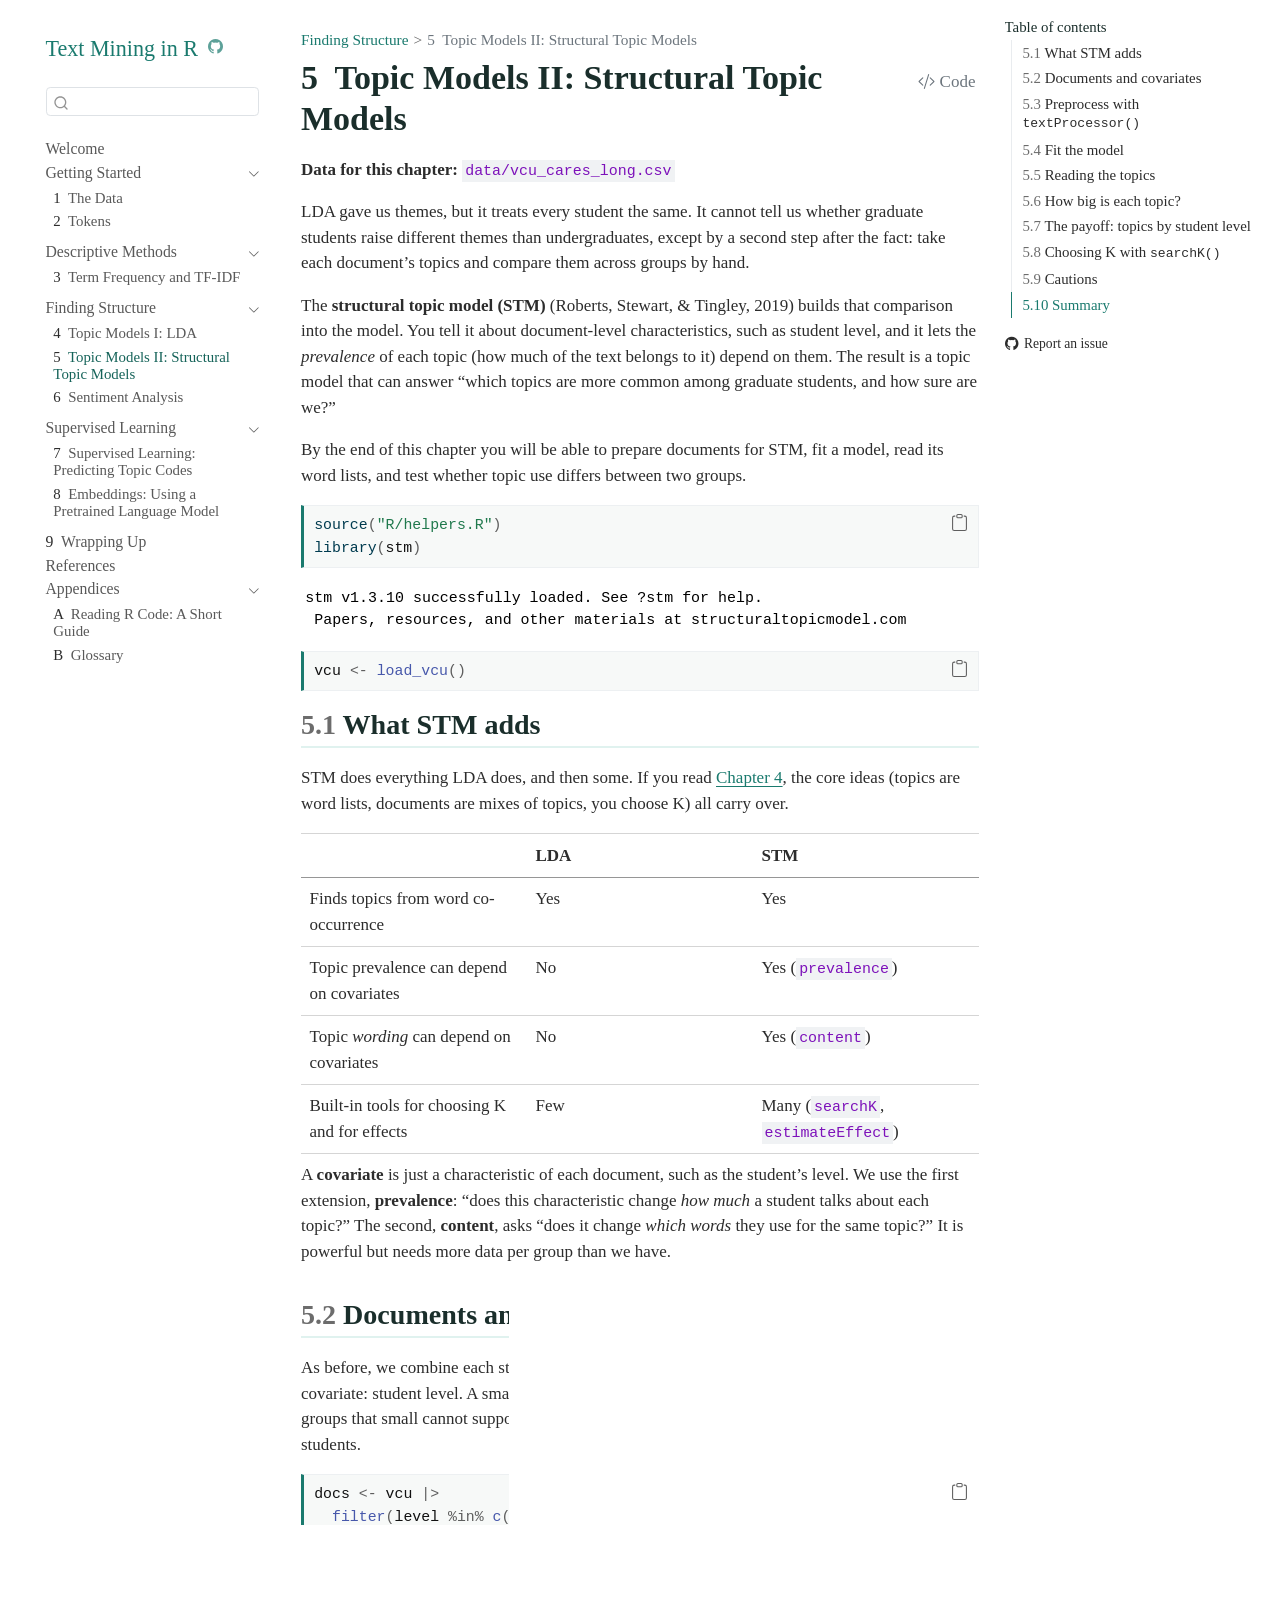
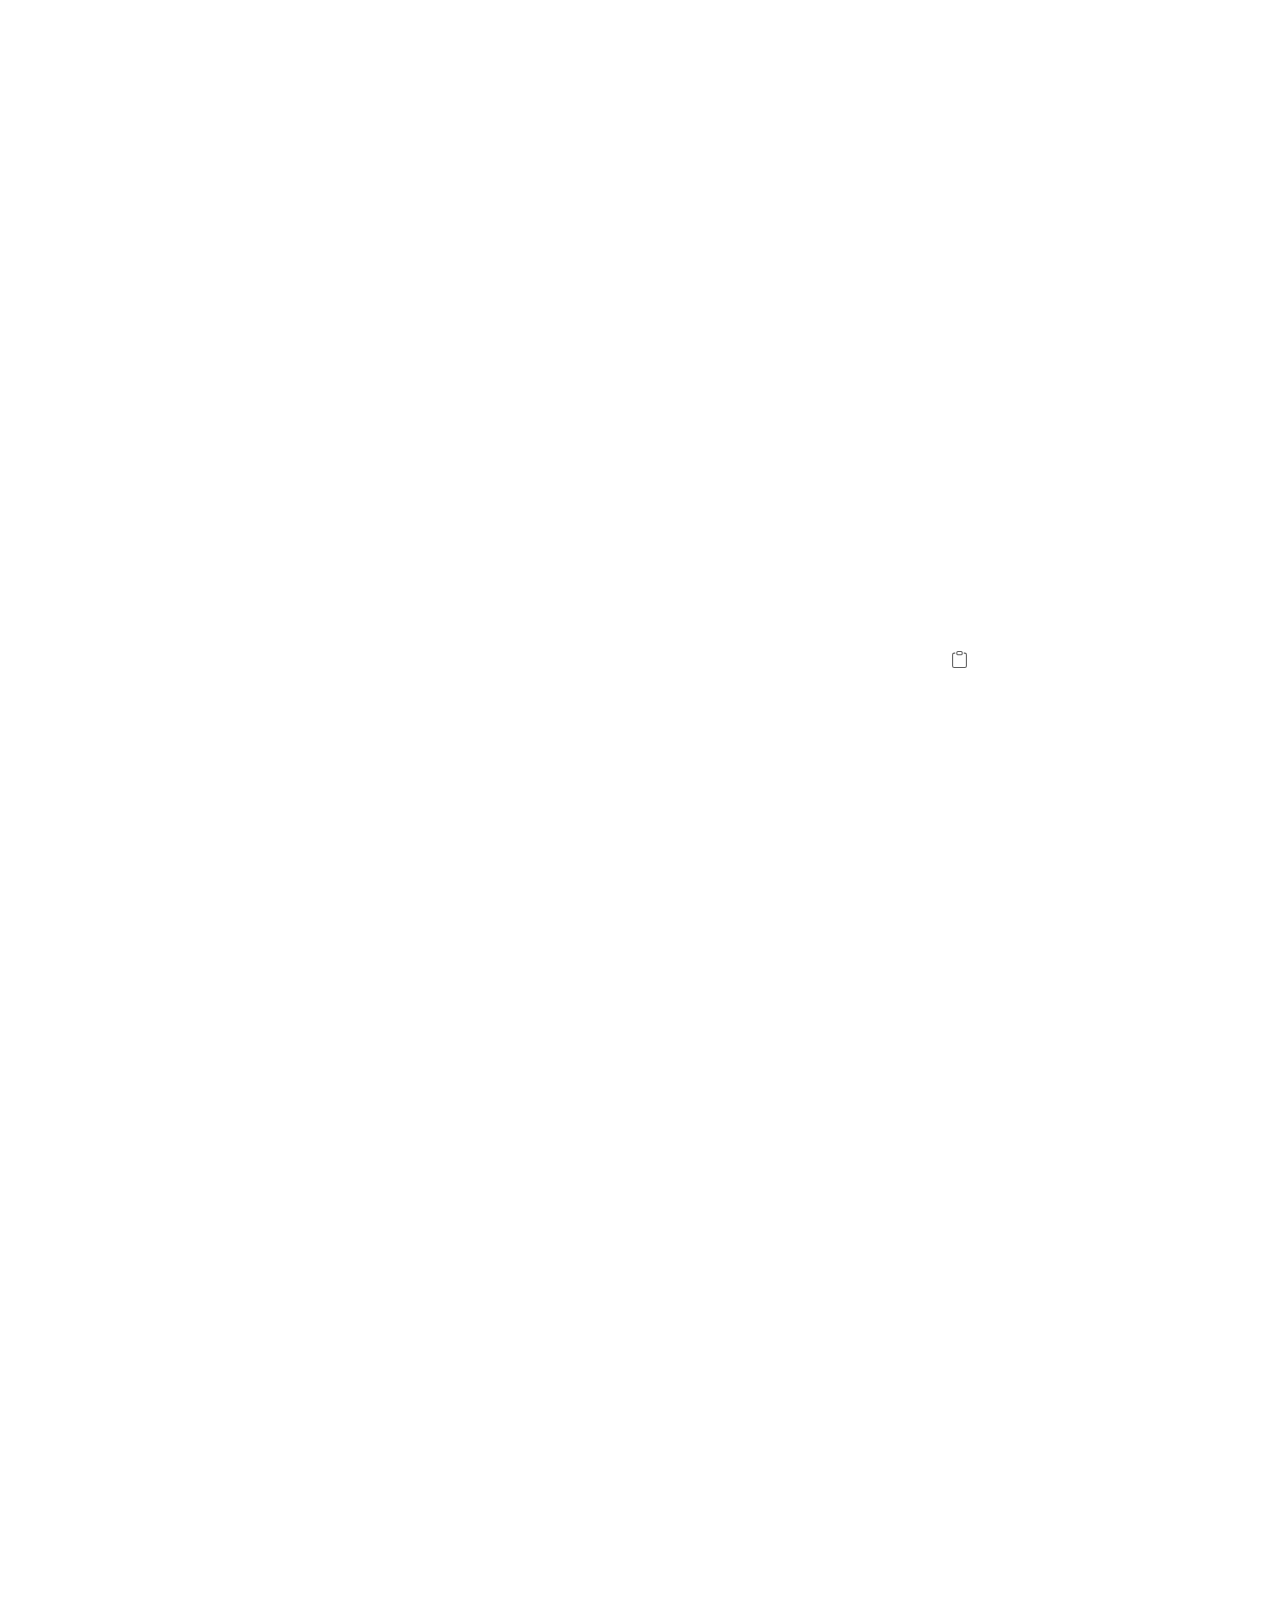
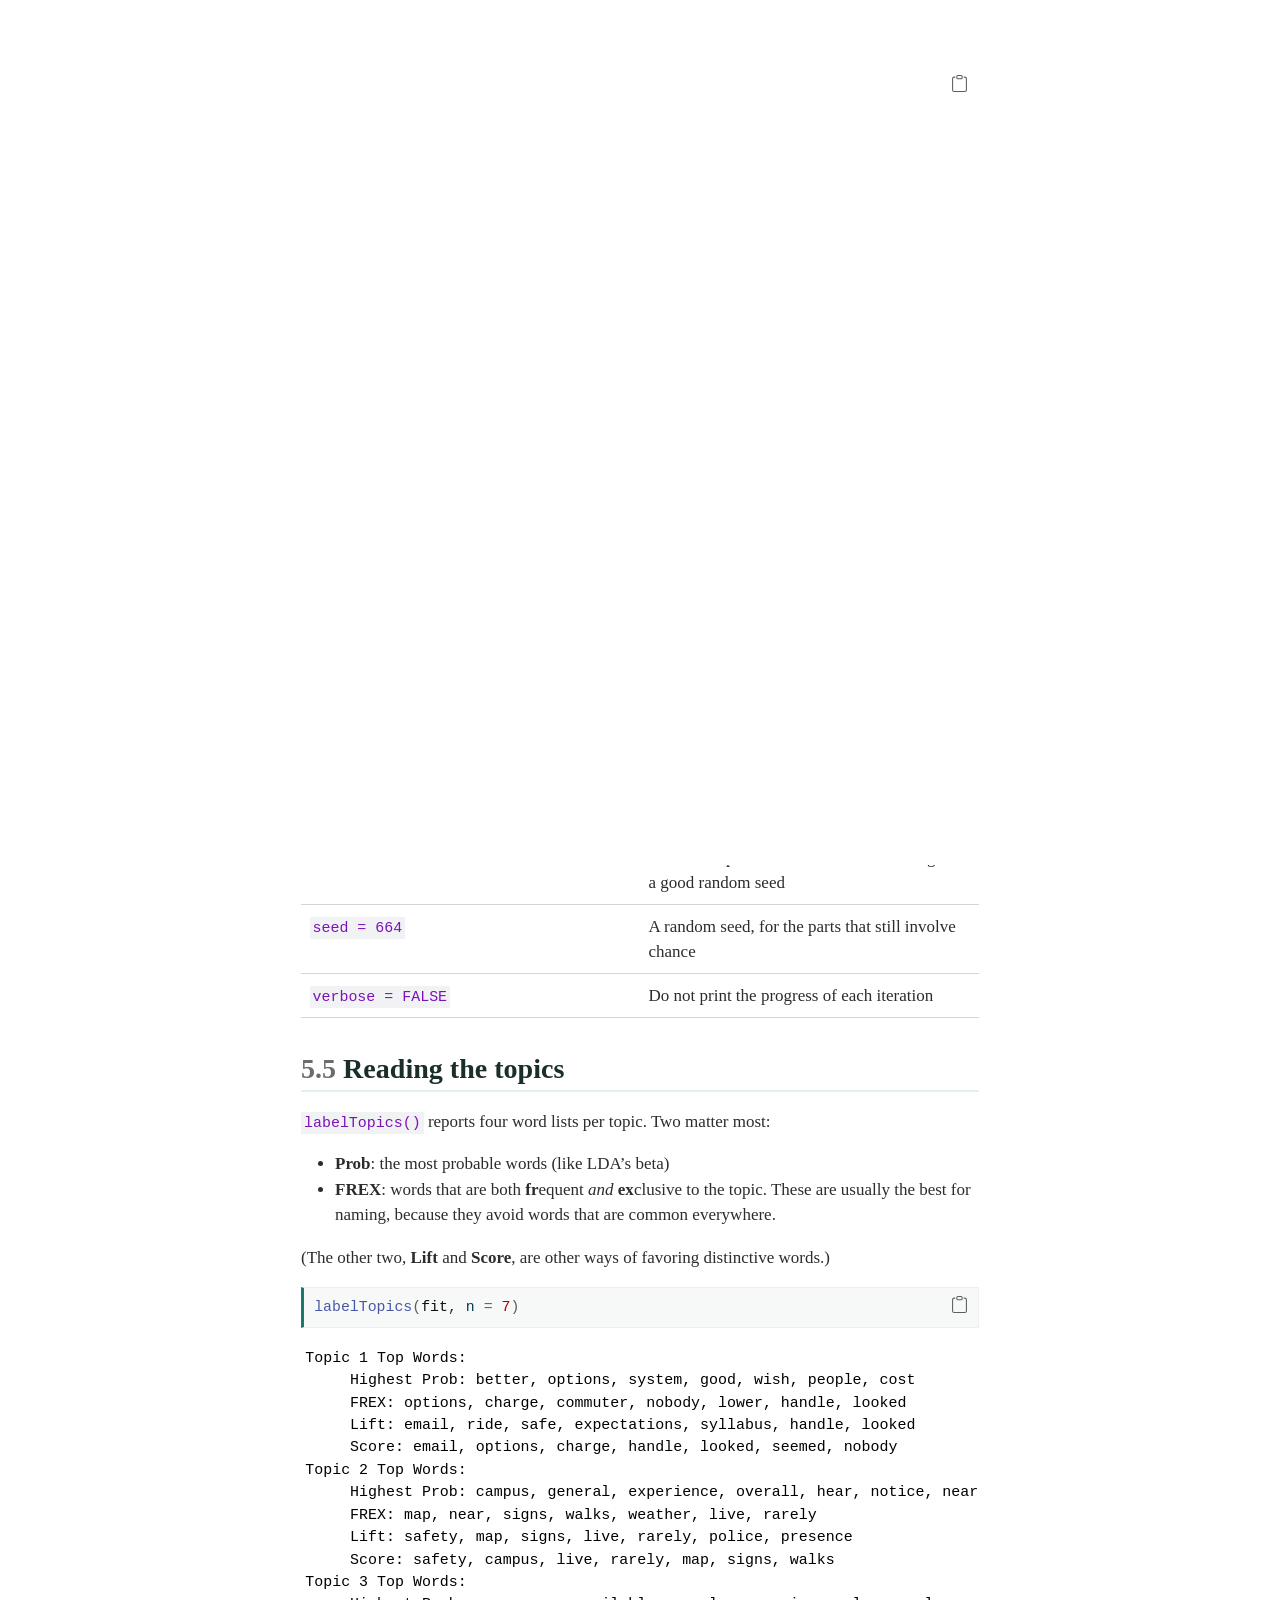
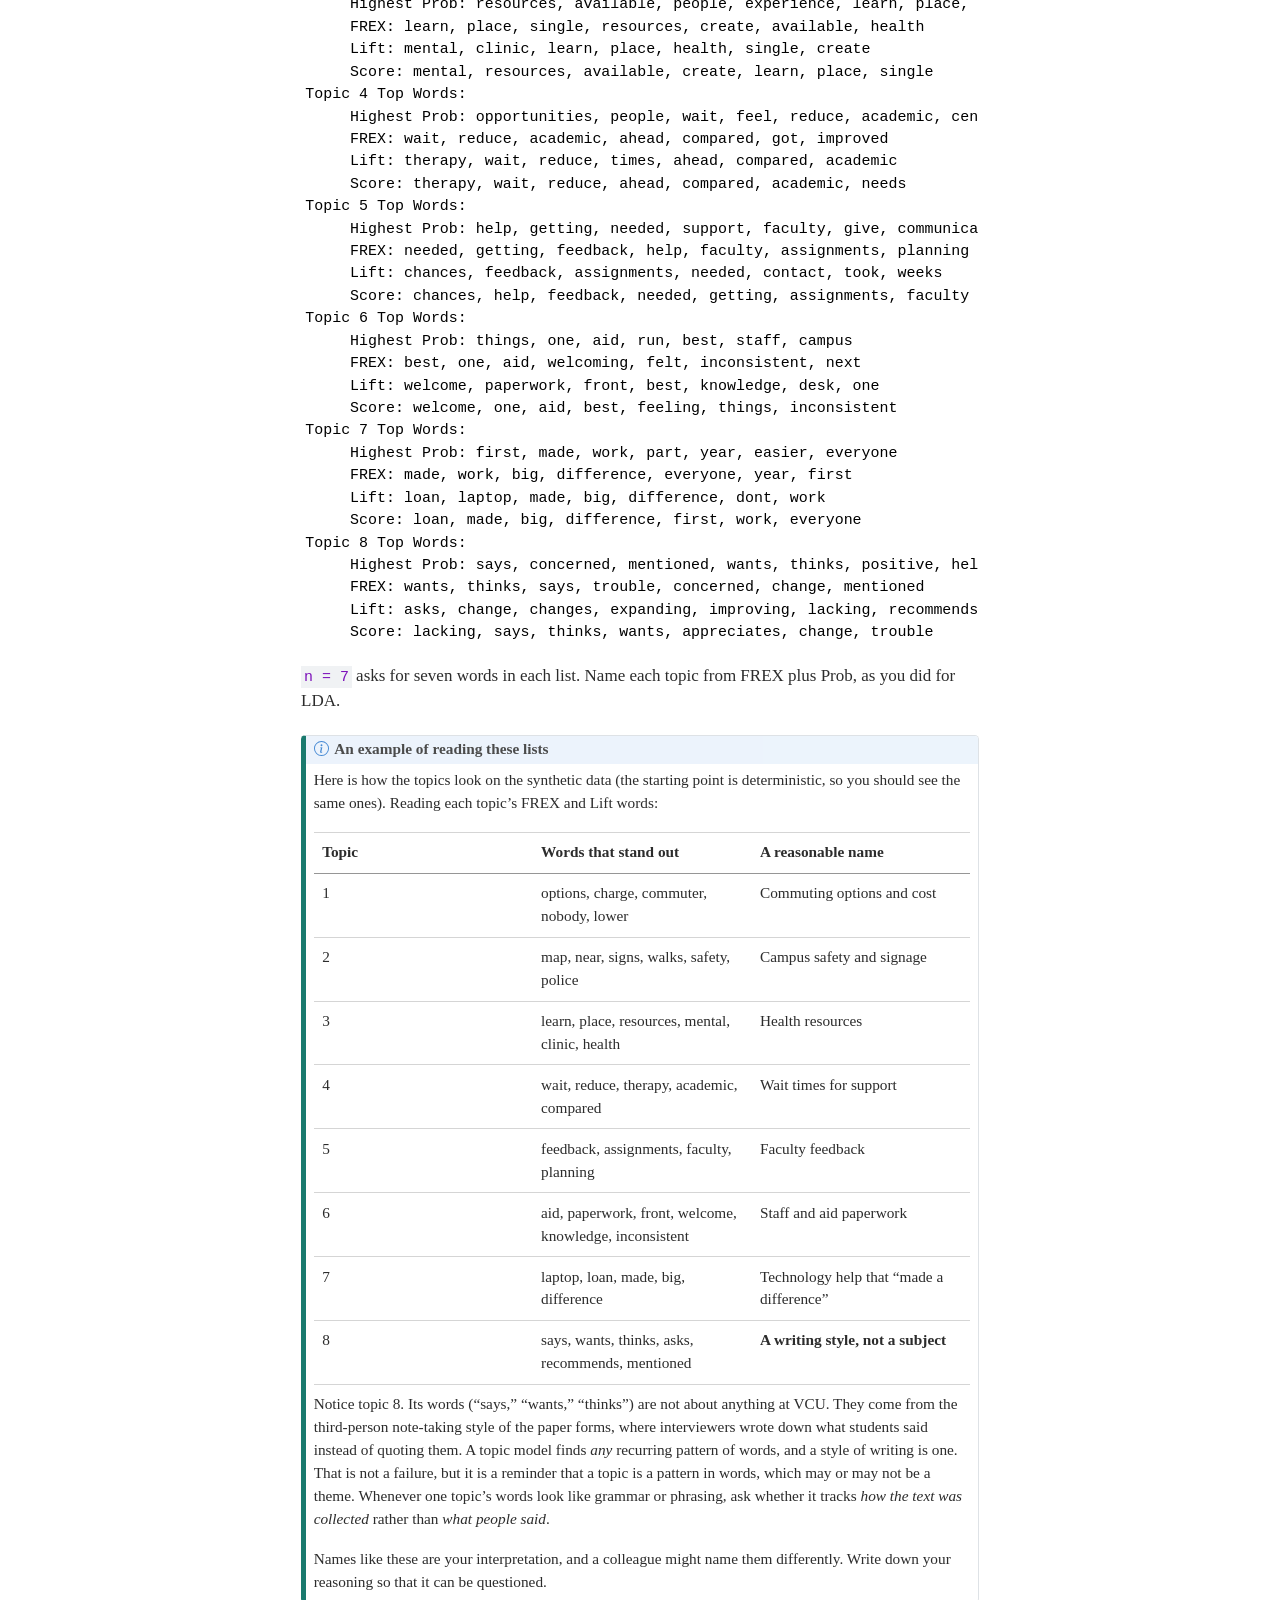
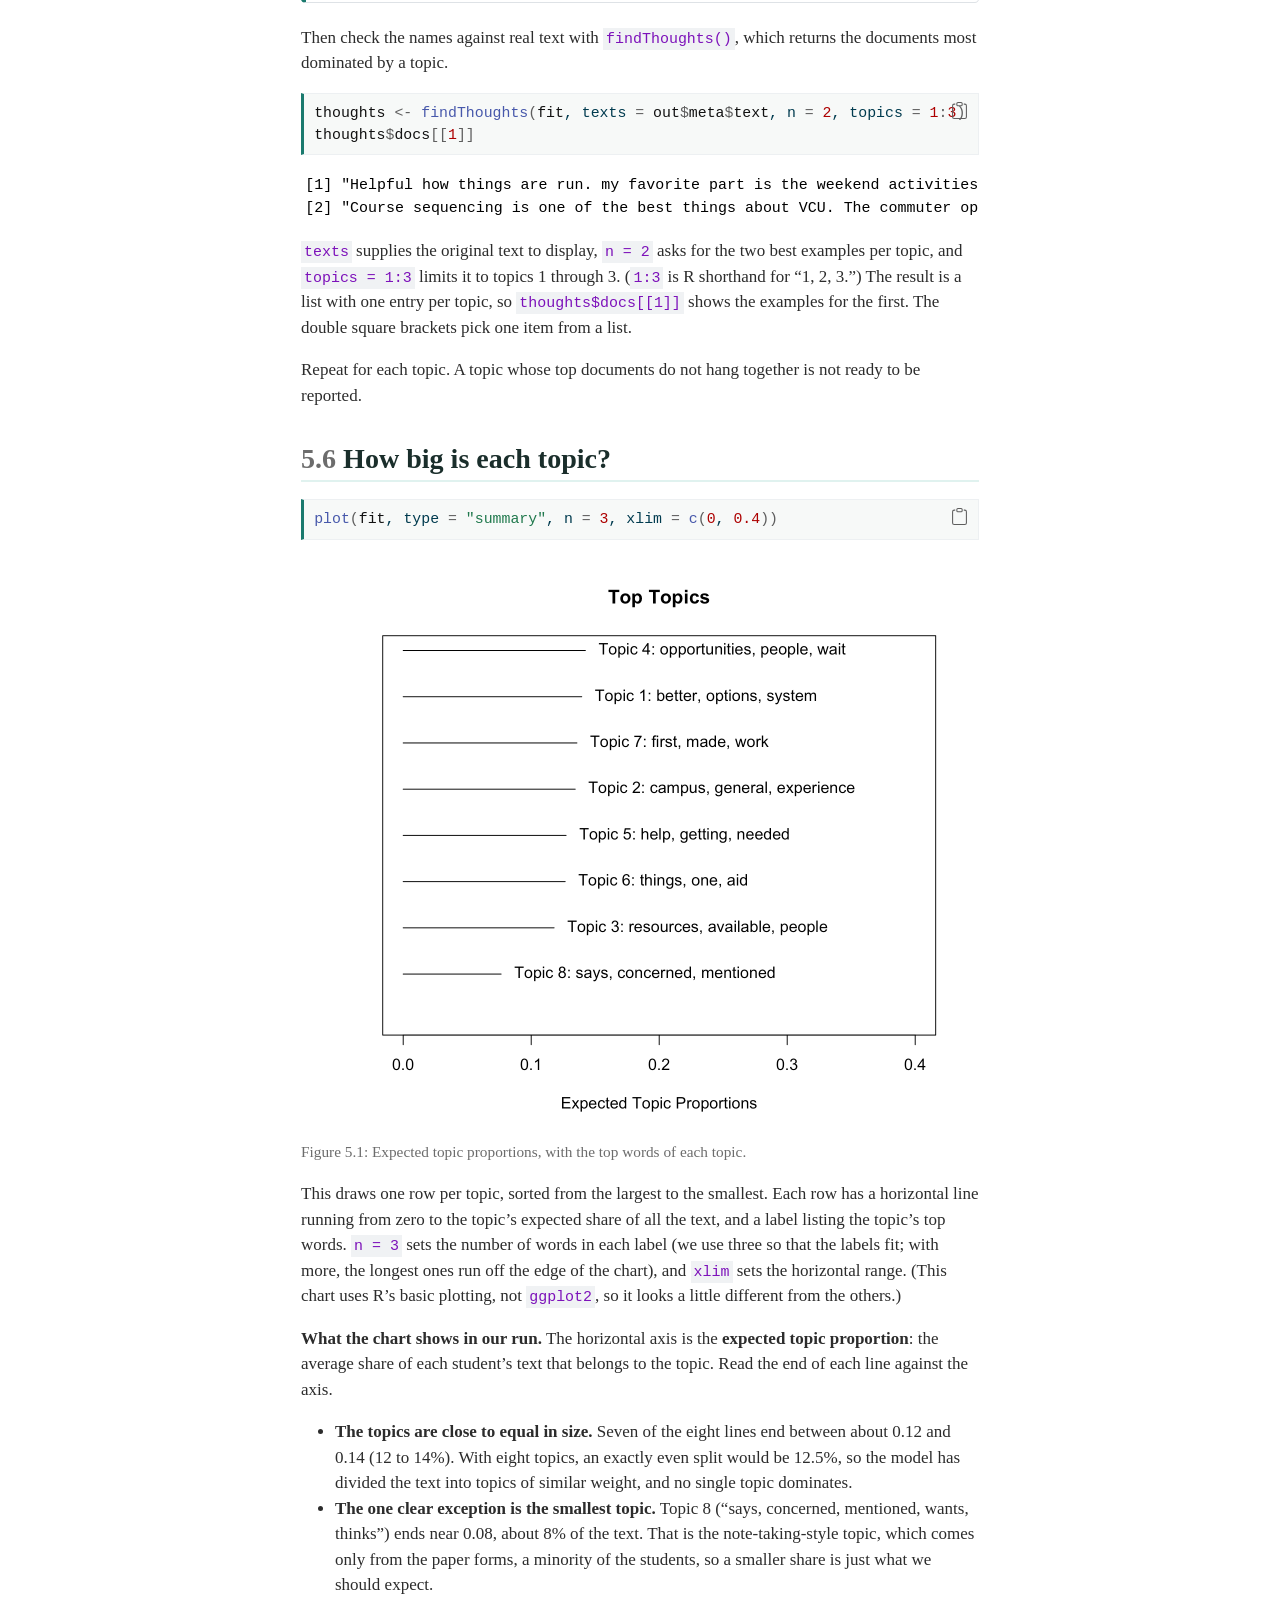
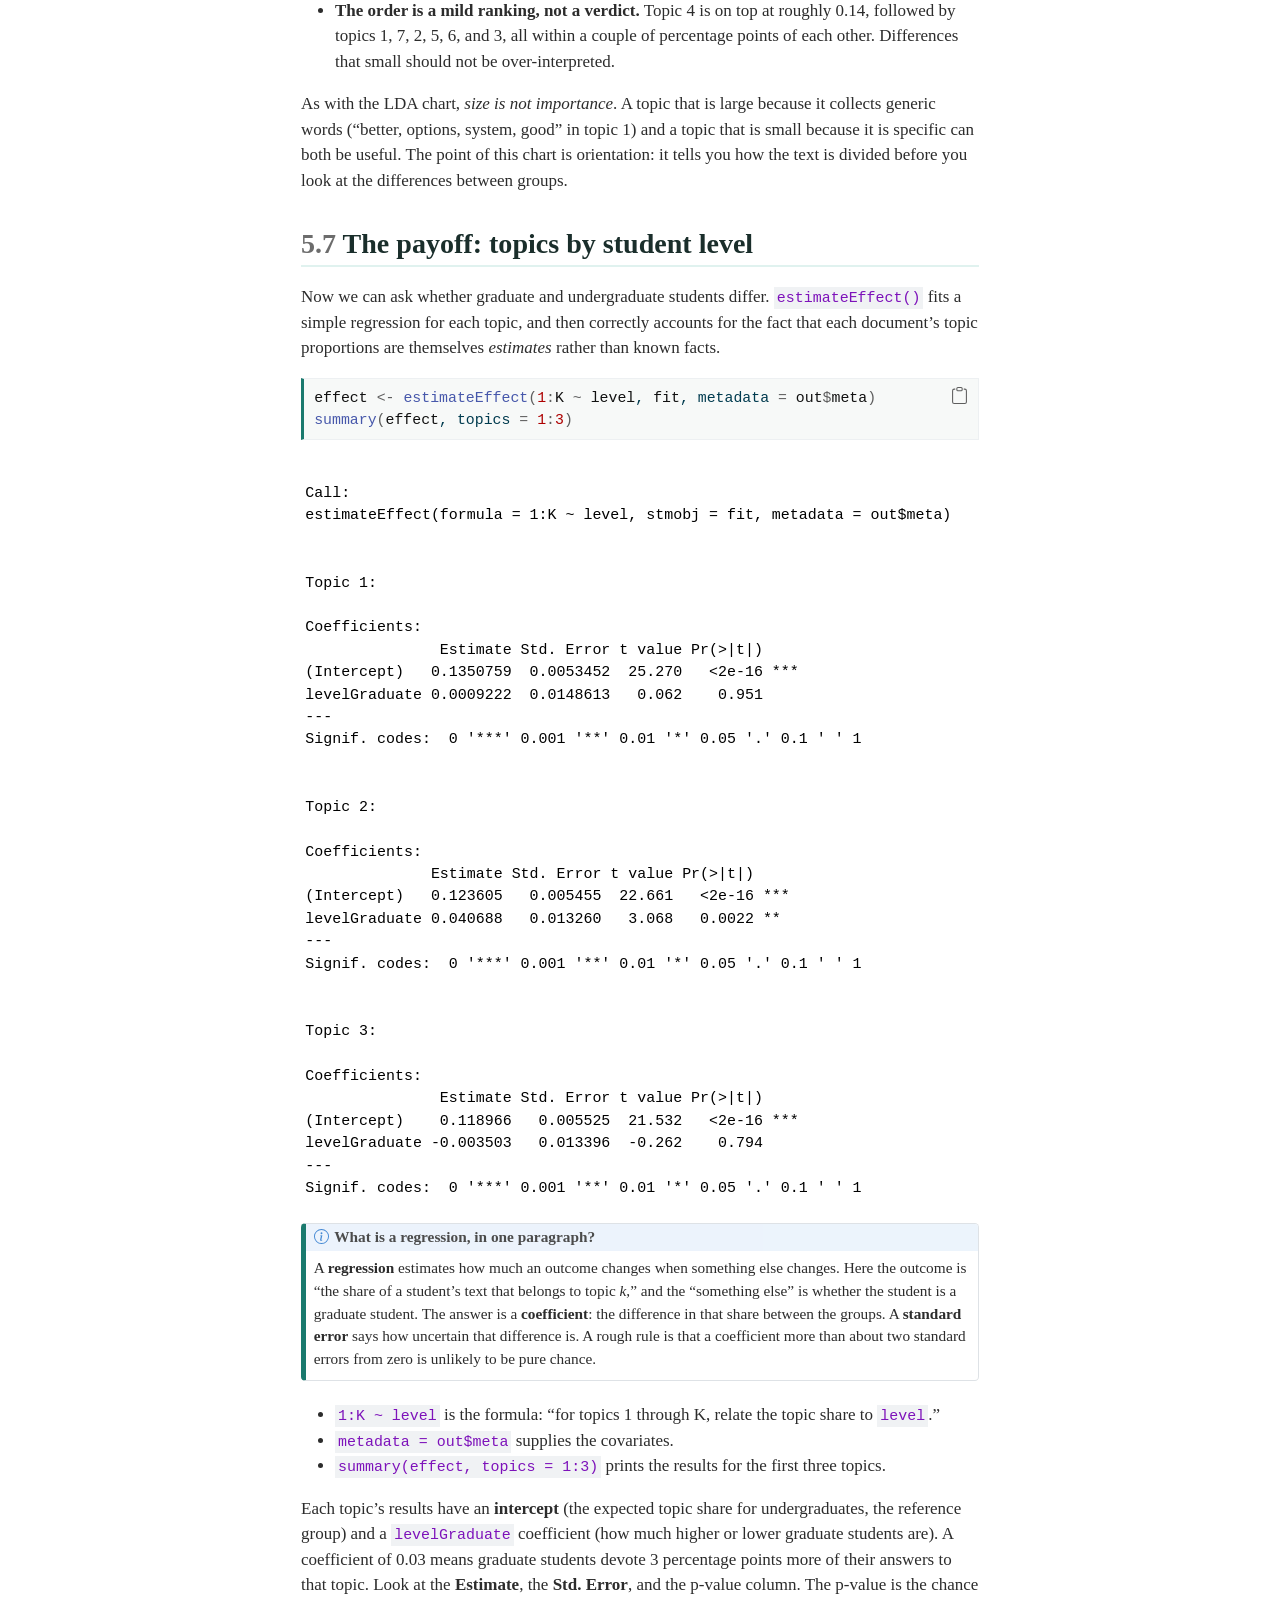
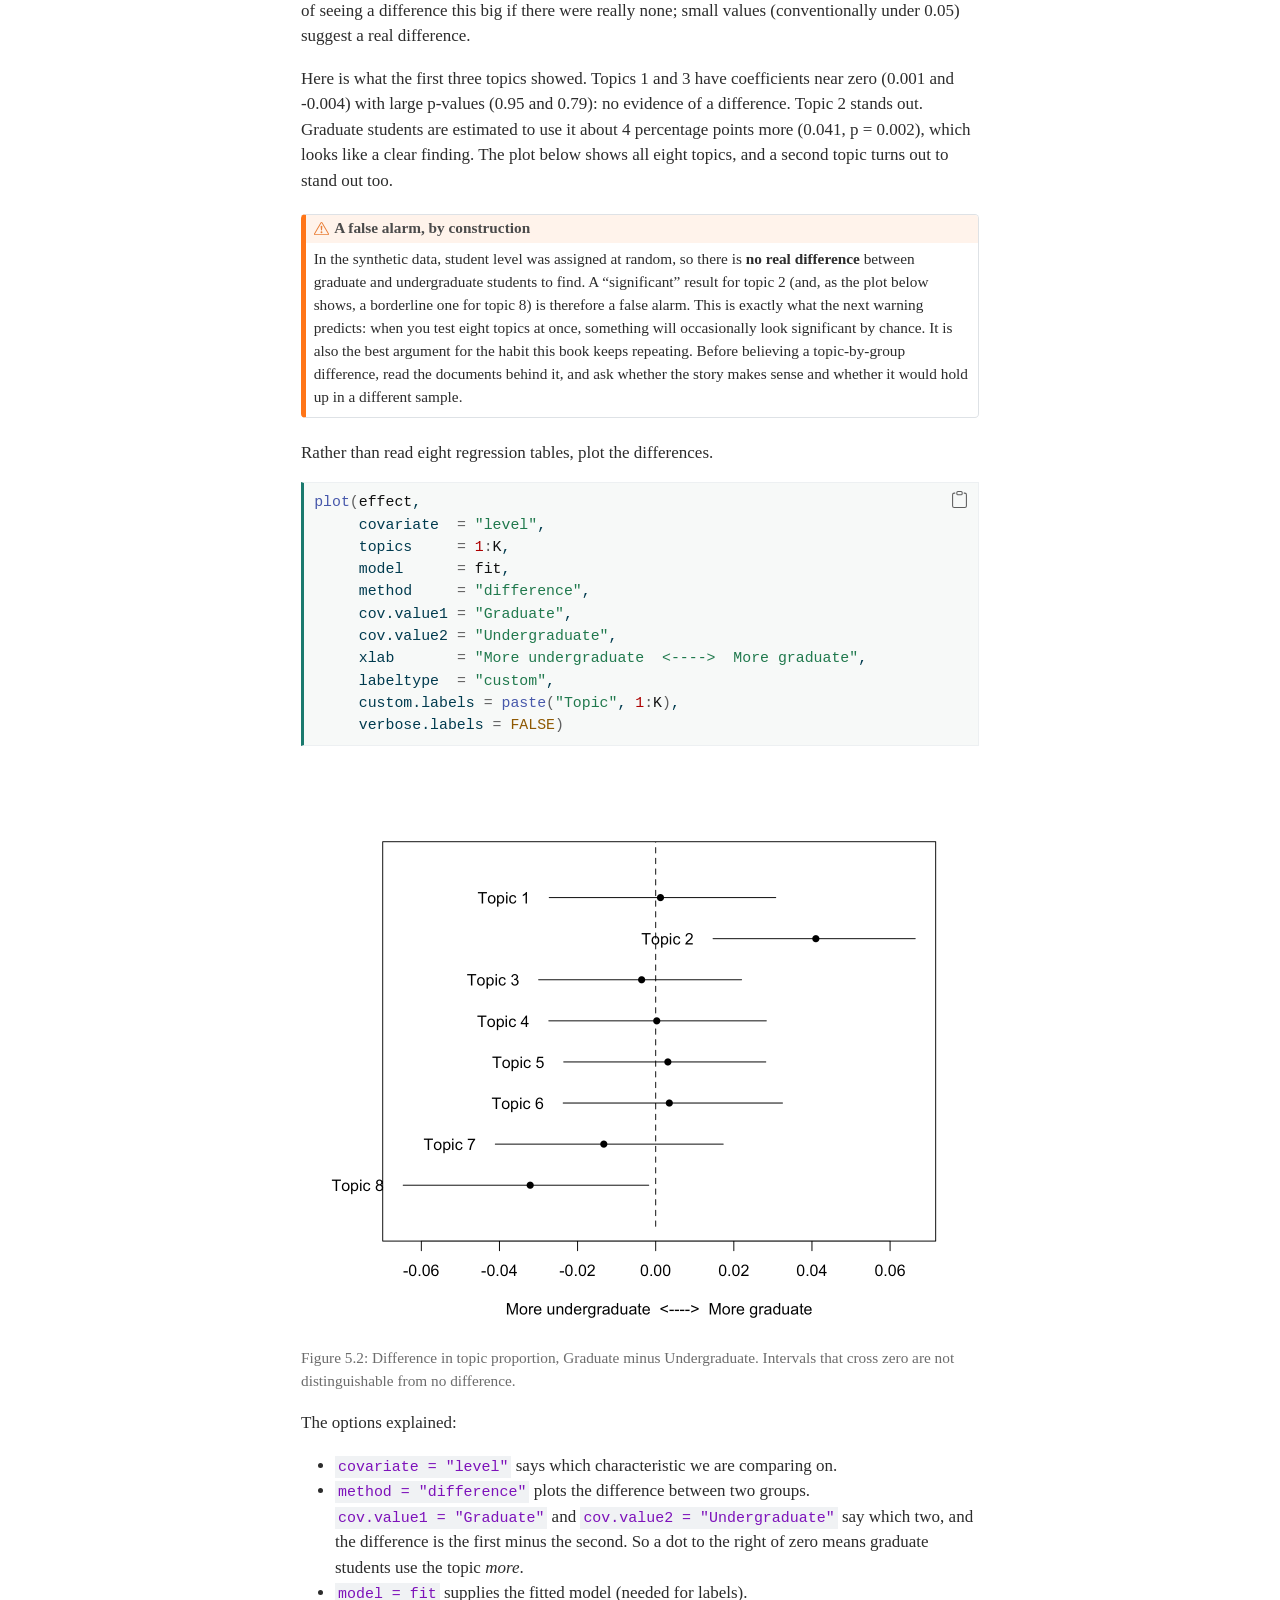
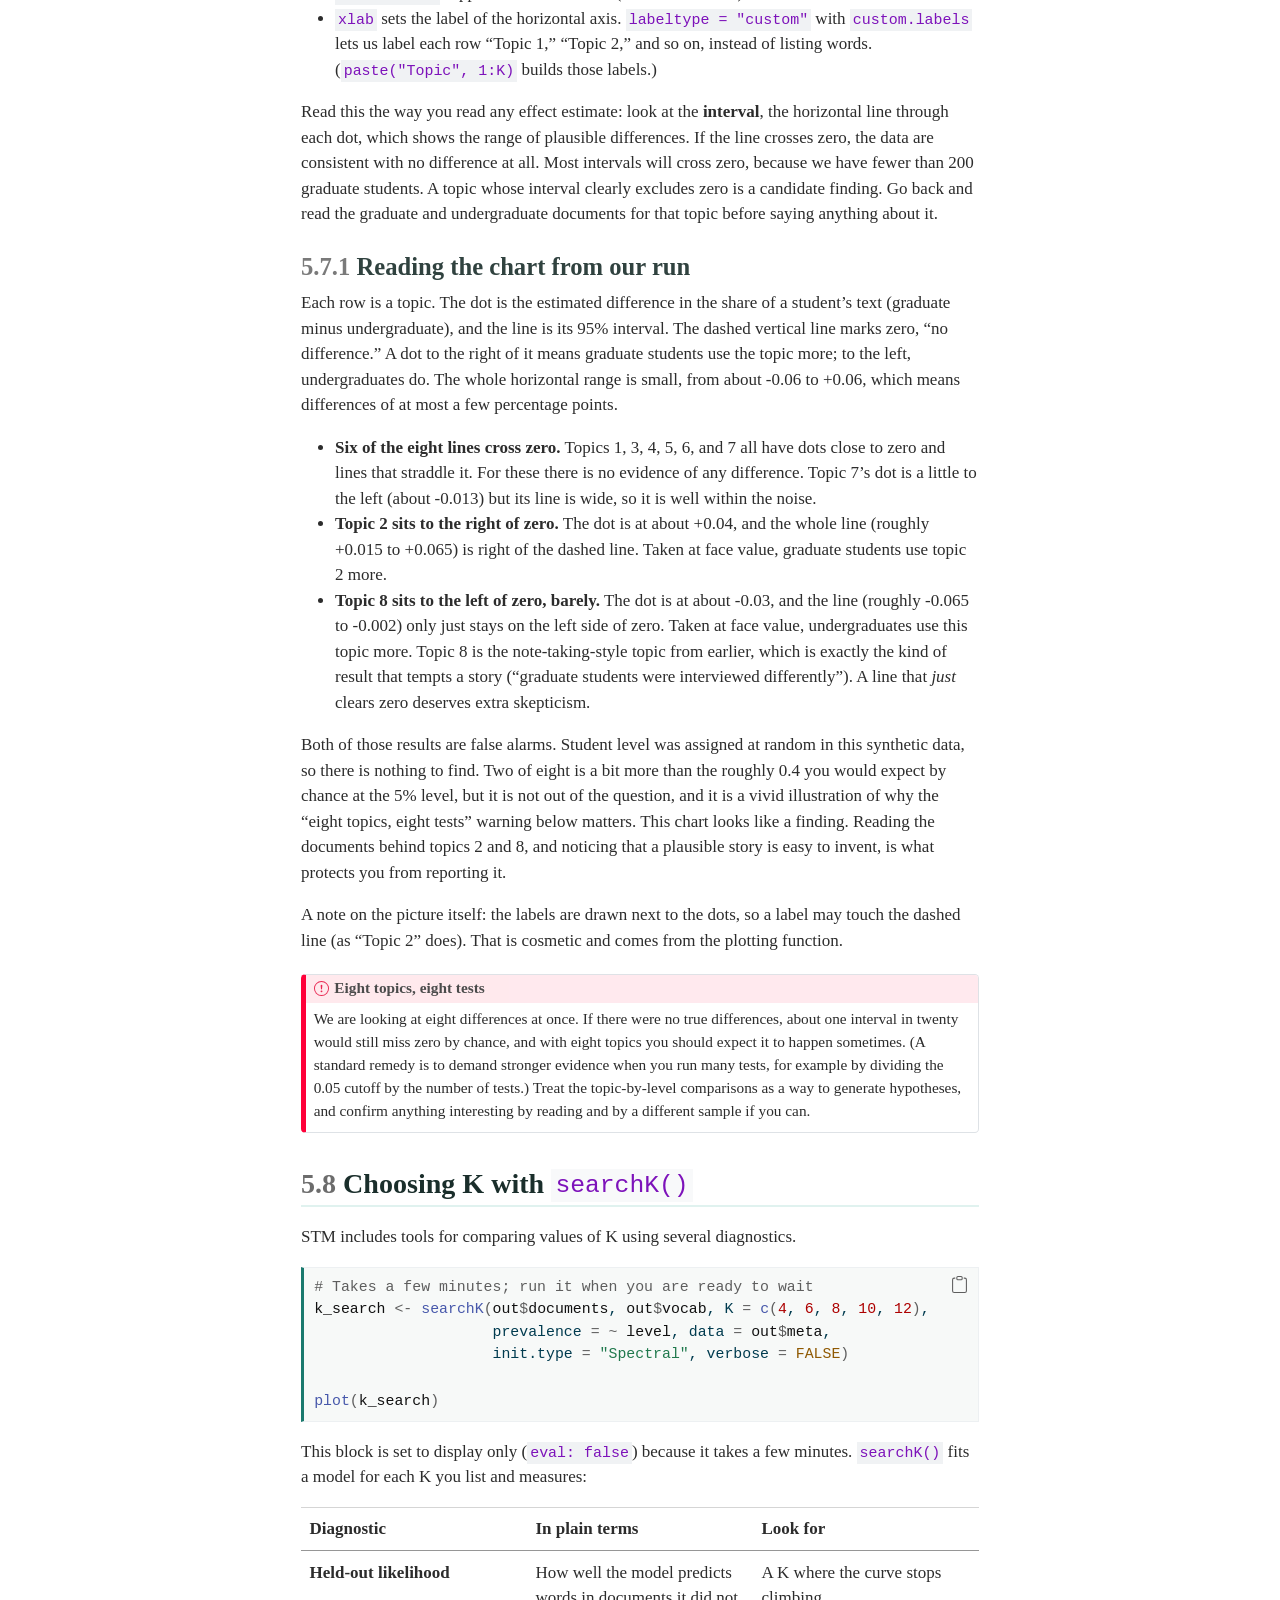
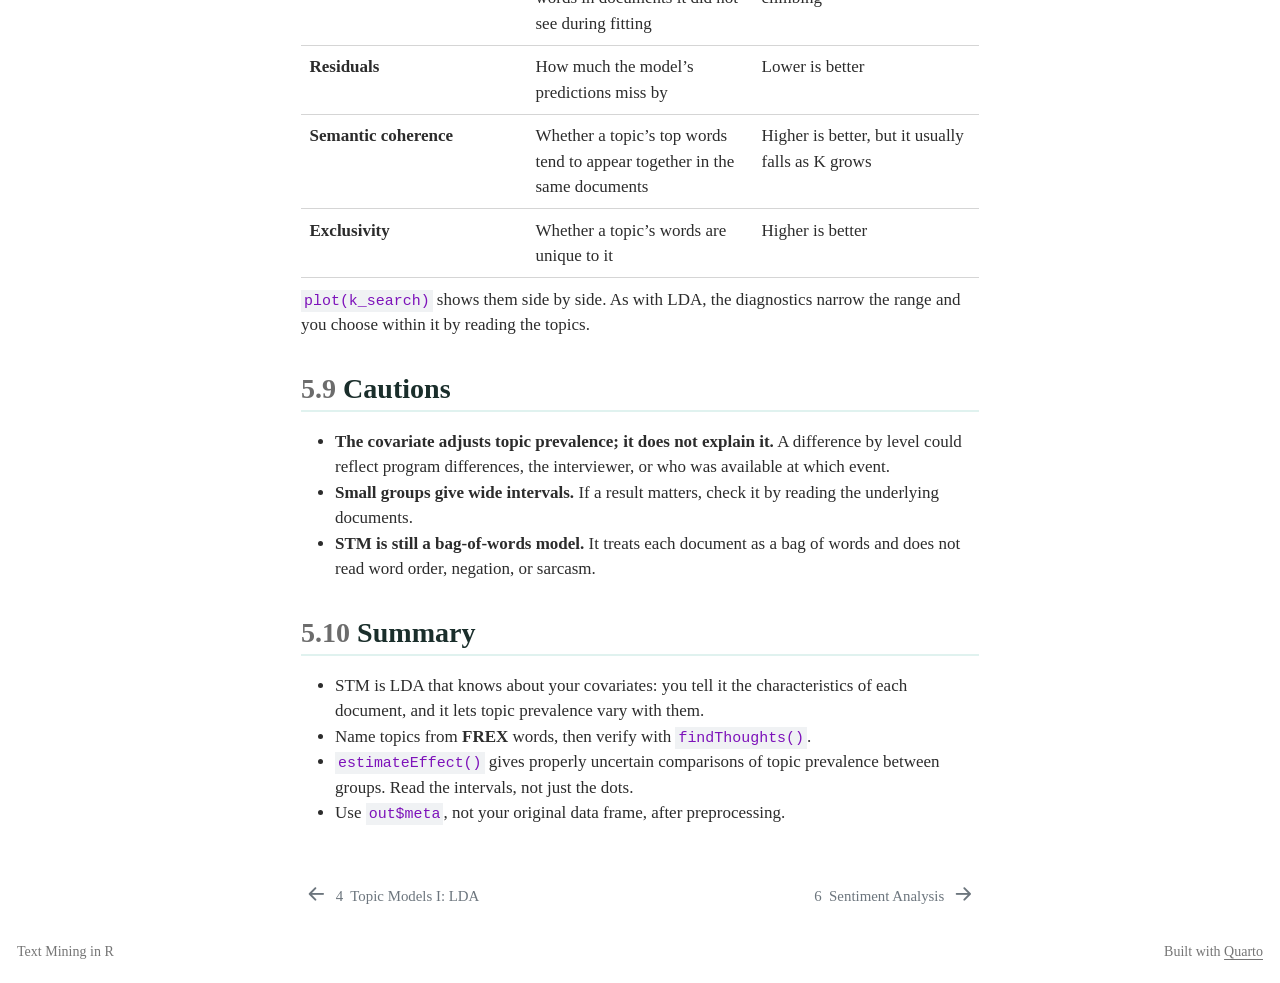
<file: docs/05-topic-stm.html>
<!DOCTYPE html>
<html xmlns="http://www.w3.org/1999/xhtml" lang="en" xml:lang="en"><head>
<meta http-equiv="Content-Type" content="text/html; charset=UTF-8">
<meta charset="utf-8">
<meta name="generator" content="quarto-1.9.38">
<meta name="viewport" content="width=device-width, initial-scale=1.0, user-scalable=yes">
<meta name="description" content="A hands-on introduction to text mining for lab members, built around open-ended interviews with VCU students. Moves from descriptive methods (word counts, TF-IDF) to topic models, sentiment analysis, and supervised learning.">
<title>5&nbsp; Topic Models II: Structural Topic Models – Text Mining in R</title>
<style>
/* Default styles provided by pandoc.
** See https://pandoc.org/MANUAL.html#variables-for-html for config info.
*/
code{white-space: pre-wrap;}
span.smallcaps{font-variant: small-caps;}
div.columns{display: flex; gap: min(4vw, 1.5em);}
div.column{flex: auto; overflow-x: auto;}
div.hanging-indent{margin-left: 1.5em; text-indent: -1.5em;}
ul.task-list{list-style: none;}
ul.task-list li input[type="checkbox"] {
  width: 0.8em;
  margin: 0 0.8em 0.2em -1em; /* quarto-specific, see https://github.com/quarto-dev/quarto-cli/issues/4556 */ 
  vertical-align: middle;
}
/* CSS for syntax highlighting */
html { -webkit-text-size-adjust: 100%; }
pre > code.sourceCode { white-space: pre; position: relative; }
pre > code.sourceCode > span { display: inline-block; line-height: 1.25; }
pre > code.sourceCode > span:empty { height: 1.2em; }
.sourceCode { overflow: visible; }
code.sourceCode > span { color: inherit; text-decoration: inherit; }
div.sourceCode { margin: 1em 0; }
pre.sourceCode { margin: 0; }
@media screen {
div.sourceCode { overflow: auto; }
}
@media print {
pre > code.sourceCode { white-space: pre-wrap; }
pre > code.sourceCode > span { text-indent: -5em; padding-left: 5em; }
}
pre.numberSource code
  { counter-reset: source-line 0; }
pre.numberSource code > span
  { position: relative; left: -4em; counter-increment: source-line; }
pre.numberSource code > span > a:first-child::before
  { content: counter(source-line);
    position: relative; left: -1em; text-align: right; vertical-align: baseline;
    border: none; display: inline-block;
    -webkit-touch-callout: none; -webkit-user-select: none;
    -khtml-user-select: none; -moz-user-select: none;
    -ms-user-select: none; user-select: none;
    padding: 0 4px; width: 4em;
  }
pre.numberSource { margin-left: 3em;  padding-left: 4px; }
div.sourceCode
  {   }
@media screen {
pre > code.sourceCode > span > a:first-child::before { text-decoration: underline; }
}
</style>

<script src="site_libs/quarto-nav/quarto-nav.js"></script>
<script src="site_libs/quarto-nav/headroom.min.js"></script>
<script src="site_libs/clipboard/clipboard.min.js"></script>
<script src="site_libs/quarto-search/autocomplete.umd.js"></script>
<script src="site_libs/quarto-search/fuse.min.js"></script>
<script src="site_libs/quarto-search/quarto-search.js"></script>
<meta name="quarto:offset" content="./">
<link href="./06-sentiment.html" rel="next">
<link href="./04-topic-lda.html" rel="prev">
<script src="site_libs/quarto-html/quarto.js" type="module"></script>
<script src="site_libs/quarto-html/tabsets/tabsets.js" type="module"></script>
<script src="site_libs/quarto-html/popper.min.js"></script>
<script src="site_libs/quarto-html/tippy.umd.min.js"></script>
<script src="site_libs/quarto-html/anchor.min.js"></script>
<link href="site_libs/quarto-html/tippy.css" rel="stylesheet">
<link href="site_libs/quarto-html/quarto-syntax-highlighting-15634bcf2e68342d4ad2dfa704d543f6.css" rel="stylesheet" id="quarto-text-highlighting-styles">
<script src="site_libs/bootstrap/bootstrap.min.js"></script>
<link href="site_libs/bootstrap/bootstrap-icons.css" rel="stylesheet">
<link href="site_libs/bootstrap/bootstrap-0f3a71d5963b834a2d5774f6f36c66af.min.css" rel="stylesheet" append-hash="true" id="quarto-bootstrap" data-mode="light"><script id="quarto-search-options" type="application/json">{
  "location": "sidebar",
  "copy-button": false,
  "collapse-after": 3,
  "panel-placement": "start",
  "type": "textbox",
  "limit": 50,
  "keyboard-shortcut": [
    "f",
    "/",
    "s"
  ],
  "show-item-context": false,
  "language": {
    "search-no-results-text": "No results",
    "search-matching-documents-text": "matching documents",
    "search-copy-link-title": "Copy link to search",
    "search-hide-matches-text": "Hide additional matches",
    "search-more-match-text": "more match in this document",
    "search-more-matches-text": "more matches in this document",
    "search-clear-button-title": "Clear",
    "search-text-placeholder": "",
    "search-detached-cancel-button-title": "Cancel",
    "search-submit-button-title": "Submit",
    "search-label": "Search"
  }
}</script>
</head>
<body class="nav-sidebar floating quarto-light">

<div id="quarto-search-results"></div>
  <header id="quarto-header" class="headroom fixed-top"><nav class="quarto-secondary-nav"><div class="container-fluid d-flex">
      <button type="button" class="quarto-btn-toggle btn" data-bs-toggle="collapse" role="button" data-bs-target=".quarto-sidebar-collapse-item" aria-controls="quarto-sidebar" aria-expanded="false" aria-label="Toggle sidebar navigation" onclick="if (window.quartoToggleHeadroom) { window.quartoToggleHeadroom(); }">
        <i class="bi bi-layout-text-sidebar-reverse"></i>
      </button>
        <nav class="quarto-page-breadcrumbs" aria-label="breadcrumb"><ol class="breadcrumb"><li class="breadcrumb-item"><a href="./04-topic-lda.html">Finding Structure</a></li><li class="breadcrumb-item"><a href="./05-topic-stm.html"><span class="chapter-number">5</span>&nbsp; <span class="chapter-title">Topic Models II: Structural Topic Models</span></a></li></ol></nav>
        <a class="flex-grow-1" role="navigation" data-bs-toggle="collapse" data-bs-target=".quarto-sidebar-collapse-item" aria-controls="quarto-sidebar" aria-expanded="false" aria-label="Toggle sidebar navigation" onclick="if (window.quartoToggleHeadroom) { window.quartoToggleHeadroom(); }">      
        </a>
      <button type="button" class="btn quarto-search-button" aria-label="Search" onclick="window.quartoOpenSearch();">
        <i class="bi bi-search"></i>
      </button>
    </div>
  </nav></header><!-- content --><div id="quarto-content" class="quarto-container page-columns page-rows-contents page-layout-article">
<!-- sidebar -->
  <nav id="quarto-sidebar" class="sidebar collapse collapse-horizontal quarto-sidebar-collapse-item sidebar-navigation floating overflow-auto"><div class="pt-lg-2 mt-2 text-left sidebar-header">
    <div class="sidebar-title mb-0 py-0">
      <a href="./">Text Mining in R</a> 
        <div class="sidebar-tools-main">
    <a href="https://github.com/mikediam123/text-mining" title="Source Code" class="quarto-navigation-tool px-1" aria-label="Source Code"><i class="bi bi-github"></i></a>
</div>
    </div>
      </div>
        <div class="mt-2 flex-shrink-0 align-items-center">
        <div class="sidebar-search">
        <div id="quarto-search" class="" title="Search"></div>
        </div>
        </div>
    <div class="sidebar-menu-container"> 
    <ul class="list-unstyled mt-1">
<li class="sidebar-item">
  <div class="sidebar-item-container"> 
  <a href="./index.html" class="sidebar-item-text sidebar-link">
 <span class="menu-text">Welcome</span></a>
  </div>
</li>
        <li class="sidebar-item sidebar-item-section">
      <div class="sidebar-item-container"> 
            <a class="sidebar-item-text sidebar-link text-start" data-bs-toggle="collapse" data-bs-target="#quarto-sidebar-section-1" role="navigation" aria-expanded="true">
 <span class="menu-text">Getting Started</span></a>
          <a class="sidebar-item-toggle text-start" data-bs-toggle="collapse" data-bs-target="#quarto-sidebar-section-1" role="navigation" aria-expanded="true" aria-label="Toggle section">
            <i class="bi bi-chevron-right ms-2"></i>
          </a> 
      </div>
      <ul id="quarto-sidebar-section-1" class="collapse list-unstyled sidebar-section depth1 show">
<li class="sidebar-item">
  <div class="sidebar-item-container"> 
  <a href="./01-the-data.html" class="sidebar-item-text sidebar-link">
 <span class="menu-text"><span class="chapter-number">1</span>&nbsp; <span class="chapter-title">The Data</span></span></a>
  </div>
</li>
          <li class="sidebar-item">
  <div class="sidebar-item-container"> 
  <a href="./02-tokens.html" class="sidebar-item-text sidebar-link">
 <span class="menu-text"><span class="chapter-number">2</span>&nbsp; <span class="chapter-title">Tokens</span></span></a>
  </div>
</li>
      </ul>
</li>
        <li class="sidebar-item sidebar-item-section">
      <div class="sidebar-item-container"> 
            <a class="sidebar-item-text sidebar-link text-start" data-bs-toggle="collapse" data-bs-target="#quarto-sidebar-section-2" role="navigation" aria-expanded="true">
 <span class="menu-text">Descriptive Methods</span></a>
          <a class="sidebar-item-toggle text-start" data-bs-toggle="collapse" data-bs-target="#quarto-sidebar-section-2" role="navigation" aria-expanded="true" aria-label="Toggle section">
            <i class="bi bi-chevron-right ms-2"></i>
          </a> 
      </div>
      <ul id="quarto-sidebar-section-2" class="collapse list-unstyled sidebar-section depth1 show">
<li class="sidebar-item">
  <div class="sidebar-item-container"> 
  <a href="./03-tf-idf.html" class="sidebar-item-text sidebar-link">
 <span class="menu-text"><span class="chapter-number">3</span>&nbsp; <span class="chapter-title">Term Frequency and TF-IDF</span></span></a>
  </div>
</li>
      </ul>
</li>
        <li class="sidebar-item sidebar-item-section">
      <div class="sidebar-item-container"> 
            <a class="sidebar-item-text sidebar-link text-start" data-bs-toggle="collapse" data-bs-target="#quarto-sidebar-section-3" role="navigation" aria-expanded="true">
 <span class="menu-text">Finding Structure</span></a>
          <a class="sidebar-item-toggle text-start" data-bs-toggle="collapse" data-bs-target="#quarto-sidebar-section-3" role="navigation" aria-expanded="true" aria-label="Toggle section">
            <i class="bi bi-chevron-right ms-2"></i>
          </a> 
      </div>
      <ul id="quarto-sidebar-section-3" class="collapse list-unstyled sidebar-section depth1 show">
<li class="sidebar-item">
  <div class="sidebar-item-container"> 
  <a href="./04-topic-lda.html" class="sidebar-item-text sidebar-link">
 <span class="menu-text"><span class="chapter-number">4</span>&nbsp; <span class="chapter-title">Topic Models I: LDA</span></span></a>
  </div>
</li>
          <li class="sidebar-item">
  <div class="sidebar-item-container"> 
  <a href="./05-topic-stm.html" class="sidebar-item-text sidebar-link active">
 <span class="menu-text"><span class="chapter-number">5</span>&nbsp; <span class="chapter-title">Topic Models II: Structural Topic Models</span></span></a>
  </div>
</li>
          <li class="sidebar-item">
  <div class="sidebar-item-container"> 
  <a href="./06-sentiment.html" class="sidebar-item-text sidebar-link">
 <span class="menu-text"><span class="chapter-number">6</span>&nbsp; <span class="chapter-title">Sentiment Analysis</span></span></a>
  </div>
</li>
      </ul>
</li>
        <li class="sidebar-item sidebar-item-section">
      <div class="sidebar-item-container"> 
            <a class="sidebar-item-text sidebar-link text-start" data-bs-toggle="collapse" data-bs-target="#quarto-sidebar-section-4" role="navigation" aria-expanded="true">
 <span class="menu-text">Supervised Learning</span></a>
          <a class="sidebar-item-toggle text-start" data-bs-toggle="collapse" data-bs-target="#quarto-sidebar-section-4" role="navigation" aria-expanded="true" aria-label="Toggle section">
            <i class="bi bi-chevron-right ms-2"></i>
          </a> 
      </div>
      <ul id="quarto-sidebar-section-4" class="collapse list-unstyled sidebar-section depth1 show">
<li class="sidebar-item">
  <div class="sidebar-item-container"> 
  <a href="./07-supervised.html" class="sidebar-item-text sidebar-link">
 <span class="menu-text"><span class="chapter-number">7</span>&nbsp; <span class="chapter-title">Supervised Learning: Predicting Topic Codes</span></span></a>
  </div>
</li>
          <li class="sidebar-item">
  <div class="sidebar-item-container"> 
  <a href="./08-embeddings.html" class="sidebar-item-text sidebar-link">
 <span class="menu-text"><span class="chapter-number">8</span>&nbsp; <span class="chapter-title">Embeddings: Using a Pretrained Language Model</span></span></a>
  </div>
</li>
      </ul>
</li>
        <li class="sidebar-item">
  <div class="sidebar-item-container"> 
  <a href="./09-wrapping-up.html" class="sidebar-item-text sidebar-link">
 <span class="menu-text"><span class="chapter-number">9</span>&nbsp; <span class="chapter-title">Wrapping Up</span></span></a>
  </div>
</li>
        <li class="sidebar-item">
  <div class="sidebar-item-container"> 
  <a href="./references.html" class="sidebar-item-text sidebar-link">
 <span class="menu-text">References</span></a>
  </div>
</li>
        <li class="sidebar-item sidebar-item-section">
      <div class="sidebar-item-container"> 
            <a class="sidebar-item-text sidebar-link text-start" data-bs-toggle="collapse" data-bs-target="#quarto-sidebar-section-5" role="navigation" aria-expanded="true">
 <span class="menu-text">Appendices</span></a>
          <a class="sidebar-item-toggle text-start" data-bs-toggle="collapse" data-bs-target="#quarto-sidebar-section-5" role="navigation" aria-expanded="true" aria-label="Toggle section">
            <i class="bi bi-chevron-right ms-2"></i>
          </a> 
      </div>
      <ul id="quarto-sidebar-section-5" class="collapse list-unstyled sidebar-section depth1 show">
<li class="sidebar-item">
  <div class="sidebar-item-container"> 
  <a href="./appendix-r-primer.html" class="sidebar-item-text sidebar-link">
 <span class="menu-text"><span class="chapter-number">A</span>&nbsp; <span class="chapter-title">Reading R Code: A Short Guide</span></span></a>
  </div>
</li>
          <li class="sidebar-item">
  <div class="sidebar-item-container"> 
  <a href="./appendix-glossary.html" class="sidebar-item-text sidebar-link">
 <span class="menu-text"><span class="chapter-number">B</span>&nbsp; <span class="chapter-title">Glossary</span></span></a>
  </div>
</li>
      </ul>
</li>
    </ul>
</div>
</nav><div id="quarto-sidebar-glass" class="quarto-sidebar-collapse-item" data-bs-toggle="collapse" data-bs-target=".quarto-sidebar-collapse-item"></div>
<!-- margin-sidebar -->
    <div id="quarto-margin-sidebar" class="sidebar margin-sidebar">
        <nav id="TOC" role="doc-toc" class="toc-active"><h2 id="toc-title">Table of contents</h2>
   
  <ul>
<li><a href="#what-stm-adds" id="toc-what-stm-adds" class="nav-link active" data-scroll-target="#what-stm-adds"><span class="header-section-number">5.1</span> What STM adds</a></li>
  <li><a href="#documents-and-covariates" id="toc-documents-and-covariates" class="nav-link" data-scroll-target="#documents-and-covariates"><span class="header-section-number">5.2</span> Documents and covariates</a></li>
  <li><a href="#preprocess-with-textprocessor" id="toc-preprocess-with-textprocessor" class="nav-link" data-scroll-target="#preprocess-with-textprocessor"><span class="header-section-number">5.3</span> Preprocess with <code>textProcessor()</code></a></li>
  <li><a href="#fit-the-model" id="toc-fit-the-model" class="nav-link" data-scroll-target="#fit-the-model"><span class="header-section-number">5.4</span> Fit the model</a></li>
  <li><a href="#reading-the-topics" id="toc-reading-the-topics" class="nav-link" data-scroll-target="#reading-the-topics"><span class="header-section-number">5.5</span> Reading the topics</a></li>
  <li><a href="#how-big-is-each-topic" id="toc-how-big-is-each-topic" class="nav-link" data-scroll-target="#how-big-is-each-topic"><span class="header-section-number">5.6</span> How big is each topic?</a></li>
  <li>
<a href="#the-payoff-topics-by-student-level" id="toc-the-payoff-topics-by-student-level" class="nav-link" data-scroll-target="#the-payoff-topics-by-student-level"><span class="header-section-number">5.7</span> The payoff: topics by student level</a>
  <ul class="collapse">
<li><a href="#reading-the-chart-from-our-run" id="toc-reading-the-chart-from-our-run" class="nav-link" data-scroll-target="#reading-the-chart-from-our-run"><span class="header-section-number">5.7.1</span> Reading the chart from our run</a></li>
  </ul>
</li>
  <li><a href="#choosing-k-with-searchk" id="toc-choosing-k-with-searchk" class="nav-link" data-scroll-target="#choosing-k-with-searchk"><span class="header-section-number">5.8</span> Choosing K with <code>searchK()</code></a></li>
  <li><a href="#cautions" id="toc-cautions" class="nav-link" data-scroll-target="#cautions"><span class="header-section-number">5.9</span> Cautions</a></li>
  <li><a href="#summary" id="toc-summary" class="nav-link" data-scroll-target="#summary"><span class="header-section-number">5.10</span> Summary</a></li>
  </ul><div class="toc-actions"><ul><li><a href="https://github.com/mikediam123/text-mining/issues/new" class="toc-action"><i class="bi bi-github"></i>Report an issue</a></li></ul></div></nav>
    </div>
<!-- main -->
<main class="content" id="quarto-document-content"><header id="title-block-header" class="quarto-title-block default"><nav class="quarto-page-breadcrumbs quarto-title-breadcrumbs d-none d-lg-block" aria-label="breadcrumb"><ol class="breadcrumb"><li class="breadcrumb-item"><a href="./04-topic-lda.html">Finding Structure</a></li><li class="breadcrumb-item"><a href="./05-topic-stm.html"><span class="chapter-number">5</span>&nbsp; <span class="chapter-title">Topic Models II: Structural Topic Models</span></a></li></ol></nav><div class="quarto-title">
<div class="quarto-title-block"><div><h1 class="title"><span id="sec-stm" class="quarto-section-identifier"><span class="chapter-number">5</span>&nbsp; <span class="chapter-title">Topic Models II: Structural Topic Models</span></span></h1><button type="button" class="btn code-tools-button" id="quarto-code-tools-source"><i class="bi"></i> Code</button></div></div>
</div>



<div class="quarto-title-meta">

    
  
    
  </div>
  


</header><p><strong>Data for this chapter:</strong> <code>data/vcu_cares_long.csv</code></p>
<p>LDA gave us themes, but it treats every student the same. It cannot tell us whether graduate students raise different themes than undergraduates, except by a second step after the fact: take each document’s topics and compare them across groups by hand.</p>
<p>The <strong>structural topic model (STM)</strong> (Roberts, Stewart, &amp; Tingley, 2019) builds that comparison into the model. You tell it about document-level characteristics, such as student level, and it lets the <em>prevalence</em> of each topic (how much of the text belongs to it) depend on them. The result is a topic model that can answer “which topics are more common among graduate students, and how sure are we?”</p>
<p>By the end of this chapter you will be able to prepare documents for STM, fit a model, read its word lists, and test whether topic use differs between two groups.</p>
<div class="cell">
<div class="code-copy-outer-scaffold"><div class="sourceCode" id="cb1"><pre class="downlit sourceCode r code-with-copy"><code class="sourceCode R"><span><span class="kw"><a href="https://rdrr.io/r/base/source.html">source</a></span><span class="op">(</span><span class="st">"R/helpers.R"</span><span class="op">)</span></span>
<span><span class="kw"><a href="https://rdrr.io/r/base/library.html">library</a></span><span class="op">(</span><span class="va"><a href="http://www.structuraltopicmodel.com/">stm</a></span><span class="op">)</span></span></code></pre></div><button title="Copy to Clipboard" class="code-copy-button"><i class="bi"></i></button></div>
<div class="cell-output cell-output-stderr">
<pre><code>stm v1.3.10 successfully loaded. See ?stm for help. 
 Papers, resources, and other materials at structuraltopicmodel.com</code></pre>
</div>
<div class="code-copy-outer-scaffold"><div class="sourceCode" id="cb3"><pre class="downlit sourceCode r code-with-copy"><code class="sourceCode R"><span><span class="va">vcu</span> <span class="op">&lt;-</span> <span class="fu">load_vcu</span><span class="op">(</span><span class="op">)</span></span></code></pre></div><button title="Copy to Clipboard" class="code-copy-button"><i class="bi"></i></button></div>
</div>
<section id="what-stm-adds" class="level2" data-number="5.1"><h2 data-number="5.1" class="anchored" data-anchor-id="what-stm-adds">
<span class="header-section-number">5.1</span> What STM adds</h2>
<p>STM does everything LDA does, and then some. If you read <a href="04-topic-lda.html" class="quarto-xref"><span>Chapter 4</span></a>, the core ideas (topics are word lists, documents are mixes of topics, you choose K) all carry over.</p>
<table class="caption-top table">
<colgroup>
<col style="width: 33%">
<col style="width: 33%">
<col style="width: 33%">
</colgroup>
<thead><tr class="header">
<th></th>
<th>LDA</th>
<th>STM</th>
</tr></thead>
<tbody>
<tr class="odd">
<td>Finds topics from word co-occurrence</td>
<td>Yes</td>
<td>Yes</td>
</tr>
<tr class="even">
<td>Topic prevalence can depend on covariates</td>
<td>No</td>
<td>Yes (<code>prevalence</code>)</td>
</tr>
<tr class="odd">
<td>Topic <em>wording</em> can depend on covariates</td>
<td>No</td>
<td>Yes (<code>content</code>)</td>
</tr>
<tr class="even">
<td>Built-in tools for choosing K and for effects</td>
<td>Few</td>
<td>Many (<code>searchK</code>, <code>estimateEffect</code>)</td>
</tr>
</tbody>
</table>
<p>A <strong>covariate</strong> is just a characteristic of each document, such as the student’s level. We use the first extension, <strong>prevalence</strong>: “does this characteristic change <em>how much</em> a student talks about each topic?” The second, <strong>content</strong>, asks “does it change <em>which words</em> they use for the same topic?” It is powerful but needs more data per group than we have.</p>
</section><section id="documents-and-covariates" class="level2" data-number="5.2"><h2 data-number="5.2" class="anchored" data-anchor-id="documents-and-covariates">
<span class="header-section-number">5.2</span> Documents and covariates</h2>
<p>As before, we combine each student’s answers into one document. This time we also keep a covariate: student level. A small number of students are professional or missing a level, and one-off groups that small cannot support an estimate, so we compare undergraduates with graduate students.</p>
<div class="cell">
<div class="code-copy-outer-scaffold"><div class="sourceCode" id="cb4"><pre class="downlit sourceCode r code-with-copy"><code class="sourceCode R"><span><span class="va">docs</span> <span class="op">&lt;-</span> <span class="va">vcu</span> <span class="op">|&gt;</span></span>
<span>  <span class="fu"><a href="https://rdrr.io/r/stats/filter.html">filter</a></span><span class="op">(</span><span class="va">level</span> <span class="op"><a href="https://rdrr.io/r/base/match.html">%in%</a></span> <span class="fu"><a href="https://rdrr.io/r/base/c.html">c</a></span><span class="op">(</span><span class="st">"Undergraduate"</span>, <span class="st">"Graduate"</span><span class="op">)</span><span class="op">)</span> <span class="op">|&gt;</span></span>
<span>  <span class="fu">group_by</span><span class="op">(</span><span class="va">resp_id</span>, <span class="va">level</span><span class="op">)</span> <span class="op">|&gt;</span></span>
<span>  <span class="fu">summarise</span><span class="op">(</span>text <span class="op">=</span> <span class="fu"><a href="https://rdrr.io/r/base/paste.html">paste</a></span><span class="op">(</span><span class="va">text</span>, collapse <span class="op">=</span> <span class="st">" "</span><span class="op">)</span>, .groups <span class="op">=</span> <span class="st">"drop"</span><span class="op">)</span> <span class="op">|&gt;</span></span>
<span>  <span class="fu">mutate</span><span class="op">(</span>level <span class="op">=</span> <span class="fu"><a href="https://rdrr.io/r/base/factor.html">factor</a></span><span class="op">(</span><span class="va">level</span>, levels <span class="op">=</span> <span class="fu"><a href="https://rdrr.io/r/base/c.html">c</a></span><span class="op">(</span><span class="st">"Undergraduate"</span>, <span class="st">"Graduate"</span><span class="op">)</span><span class="op">)</span><span class="op">)</span></span>
<span></span>
<span><span class="fu">count</span><span class="op">(</span><span class="va">docs</span>, <span class="va">level</span><span class="op">)</span></span></code></pre></div><button title="Copy to Clipboard" class="code-copy-button"><i class="bi"></i></button></div>
<div class="cell-output cell-output-stdout">
<pre><code># A tibble: 2 × 2
  level             n
  &lt;fct&gt;         &lt;int&gt;
1 Undergraduate  1016
2 Graduate        193</code></pre>
</div>
</div>
<ul>
<li>
<code>filter(level %in% c("Undergraduate", "Graduate"))</code> keeps answers from students in those two groups (<code>%in%</code> means “is one of”).</li>
<li>
<code>group_by(resp_id, level)</code> followed by <code>summarise(text = paste(text, collapse = " "))</code> glues each student’s answers into one block of text. This is the same “one document per student” idea as in the LDA chapter. We group by <code>level</code> as well so that the level comes along with each student.</li>
<li>
<code>mutate(level = factor(...))</code> turns <code>level</code> into a <strong>factor</strong>, a column with a fixed list of categories in a stated order. The order matters: the first level, “Undergraduate,” becomes the <strong>reference group</strong> that the other is compared to, which will matter when we read the results.</li>
<li>
<code>count(docs, level)</code> shows how many students are in each group.</li>
</ul></section><section id="preprocess-with-textprocessor" class="level2" data-number="5.3"><h2 data-number="5.3" class="anchored" data-anchor-id="preprocess-with-textprocessor">
<span class="header-section-number">5.3</span> Preprocess with <code>textProcessor()</code>
</h2>
<p>STM has its own preprocessing helper. By default it lowercases, removes punctuation and numbers, drops stop words, and stems words (cuts them to a root). We turn stemming off so that the topic words stay readable, and pass the same domain stop words used earlier.</p>
<div class="cell">
<div class="code-copy-outer-scaffold"><div class="sourceCode" id="cb6"><pre class="downlit sourceCode r code-with-copy"><code class="sourceCode R"><span><span class="va">custom_stops</span> <span class="op">&lt;-</span> <span class="fu"><a href="https://rdrr.io/r/base/c.html">c</a></span><span class="op">(</span><span class="st">"vcu"</span>, <span class="st">"student"</span>, <span class="st">"students"</span>, <span class="st">"like"</span>, <span class="st">"get"</span>, <span class="st">"just"</span>,</span>
<span>                  <span class="st">"really"</span>, <span class="st">"also"</span>, <span class="st">"can"</span>, <span class="st">"lot"</span><span class="op">)</span></span>
<span></span>
<span><span class="va">processed</span> <span class="op">&lt;-</span> <span class="fu"><a href="https://rdrr.io/pkg/stm/man/textProcessor.html">textProcessor</a></span><span class="op">(</span></span>
<span>  documents       <span class="op">=</span> <span class="va">docs</span><span class="op">$</span><span class="va">text</span>,</span>
<span>  metadata        <span class="op">=</span> <span class="va">docs</span>,</span>
<span>  stem            <span class="op">=</span> <span class="cn">FALSE</span>,</span>
<span>  customstopwords <span class="op">=</span> <span class="va">custom_stops</span>,</span>
<span>  verbose         <span class="op">=</span> <span class="cn">FALSE</span></span>
<span><span class="op">)</span></span>
<span></span>
<span><span class="co"># Drop words that appear in fewer than 5 documents, and the documents that</span></span>
<span><span class="co"># end up empty. prepDocuments keeps the metadata aligned.</span></span>
<span><span class="va">out</span> <span class="op">&lt;-</span> <span class="fu"><a href="https://rdrr.io/pkg/stm/man/prepDocuments.html">prepDocuments</a></span><span class="op">(</span><span class="va">processed</span><span class="op">$</span><span class="va">documents</span>, <span class="va">processed</span><span class="op">$</span><span class="va">vocab</span>, <span class="va">processed</span><span class="op">$</span><span class="va">meta</span>,</span>
<span>                     lower.thresh <span class="op">=</span> <span class="fl">5</span>, verbose <span class="op">=</span> <span class="cn">FALSE</span><span class="op">)</span></span>
<span></span>
<span><span class="fu"><a href="https://rdrr.io/r/base/length.html">length</a></span><span class="op">(</span><span class="va">out</span><span class="op">$</span><span class="va">documents</span><span class="op">)</span>; <span class="fu"><a href="https://rdrr.io/r/base/length.html">length</a></span><span class="op">(</span><span class="va">out</span><span class="op">$</span><span class="va">vocab</span><span class="op">)</span></span></code></pre></div><button title="Copy to Clipboard" class="code-copy-button"><i class="bi"></i></button></div>
<div class="cell-output cell-output-stdout">
<pre><code>[1] 1209</code></pre>
</div>
<div class="cell-output cell-output-stdout">
<pre><code>[1] 424</code></pre>
</div>
</div>
<ul>
<li>
<code><a href="https://rdrr.io/pkg/stm/man/textProcessor.html">textProcessor()</a></code> takes the text (<code>documents</code>) and the table of characteristics that goes with it (<code>metadata</code>). <code>stem = FALSE</code> turns off stemming. <code>customstopwords</code> adds our own stop words. <code>verbose = FALSE</code> silences progress messages.</li>
<li>The result, <code>processed</code>, bundles three things: <code>documents</code> (the text converted to word counts), <code>vocab</code> (the list of words), and <code>meta</code> (the matching characteristics table). The dollar sign (<code>processed$vocab</code>) picks one of them out.</li>
<li>
<code><a href="https://rdrr.io/pkg/stm/man/prepDocuments.html">prepDocuments()</a></code> cleans up further. The option <code>lower.thresh = 5</code> removes words that appear in fewer than five documents (the same pruning we did for LDA), and removes any documents left empty.</li>
<li>The last line reports how many documents and how many words remain.</li>
</ul>
<div class="callout callout-style-default callout-warning callout-titled">
<div class="callout-header d-flex align-content-center">
<div class="callout-icon-container">
<i class="callout-icon"></i>
</div>
<div class="callout-title-container flex-fill">
<span class="screen-reader-only">Warning</span>Metadata must stay aligned with documents
</div>
</div>
<div class="callout-body-container callout-body">
<p>If <code>textProcessor</code> or <code>prepDocuments</code> drops a document, the metadata rows must go with it. Always use <code>out$meta</code>, never the original <code>docs</code>, in everything that follows. Mixing them up silently pairs the wrong covariate with the wrong document.</p>
</div>
</div>
</section><section id="fit-the-model" class="level2" data-number="5.4"><h2 data-number="5.4" class="anchored" data-anchor-id="fit-the-model">
<span class="header-section-number">5.4</span> Fit the model</h2>
<div class="cell">
<div class="code-copy-outer-scaffold"><div class="sourceCode" id="cb9"><pre class="downlit sourceCode r code-with-copy"><code class="sourceCode R"><span><span class="va">K</span> <span class="op">&lt;-</span> <span class="fl">8</span></span>
<span></span>
<span><span class="va">fit</span> <span class="op">&lt;-</span> <span class="fu"><a href="https://rdrr.io/pkg/stm/man/stm.html">stm</a></span><span class="op">(</span></span>
<span>  documents  <span class="op">=</span> <span class="va">out</span><span class="op">$</span><span class="va">documents</span>,</span>
<span>  vocab      <span class="op">=</span> <span class="va">out</span><span class="op">$</span><span class="va">vocab</span>,</span>
<span>  K          <span class="op">=</span> <span class="va">K</span>,</span>
<span>  prevalence <span class="op">=</span> <span class="op">~</span> <span class="va">level</span>,</span>
<span>  data       <span class="op">=</span> <span class="va">out</span><span class="op">$</span><span class="va">meta</span>,</span>
<span>  init.type  <span class="op">=</span> <span class="st">"Spectral"</span>,</span>
<span>  seed       <span class="op">=</span> <span class="fl">664</span>,</span>
<span>  verbose    <span class="op">=</span> <span class="cn">FALSE</span></span>
<span><span class="op">)</span></span></code></pre></div><button title="Copy to Clipboard" class="code-copy-button"><i class="bi"></i></button></div>
</div>
<p>The options of <code><a href="https://rdrr.io/pkg/stm/man/stm.html">stm()</a></code> that matter:</p>
<table class="caption-top table">
<colgroup>
<col style="width: 50%">
<col style="width: 50%">
</colgroup>
<thead><tr class="header">
<th>Option</th>
<th>What it means</th>
</tr></thead>
<tbody>
<tr class="odd">
<td>
<code>documents</code>, <code>vocab</code>
</td>
<td>The prepared text and word list</td>
</tr>
<tr class="even">
<td><code>K = 8</code></td>
<td>The number of topics. We pick eight as a starting point, as with LDA</td>
</tr>
<tr class="odd">
<td><code>prevalence = ~ level</code></td>
<td>The key option. This is a <strong>formula</strong>: the <code>~</code> (tilde) reads “depends on.” So topic proportions are allowed to depend on <code>level</code>. You can add more covariates with <code>+</code>, for example <code>~ level + source</code>
</td>
</tr>
<tr class="even">
<td><code>data = out$meta</code></td>
<td>The table that holds those covariates, one row per document</td>
</tr>
<tr class="odd">
<td><code>init.type = "Spectral"</code></td>
<td>How the model begins its search. “Spectral” is a deterministic, stable starting point, so you get the same topics each time without hunting for a good random seed</td>
</tr>
<tr class="even">
<td><code>seed = 664</code></td>
<td>A random seed, for the parts that still involve chance</td>
</tr>
<tr class="odd">
<td><code>verbose = FALSE</code></td>
<td>Do not print the progress of each iteration</td>
</tr>
</tbody>
</table></section><section id="reading-the-topics" class="level2" data-number="5.5"><h2 data-number="5.5" class="anchored" data-anchor-id="reading-the-topics">
<span class="header-section-number">5.5</span> Reading the topics</h2>
<p><code><a href="https://rdrr.io/pkg/stm/man/labelTopics.html">labelTopics()</a></code> reports four word lists per topic. Two matter most:</p>
<ul>
<li>
<strong>Prob</strong>: the most probable words (like LDA’s beta)</li>
<li>
<strong>FREX</strong>: words that are both <strong>fr</strong>equent <em>and</em> <strong>ex</strong>clusive to the topic. These are usually the best for naming, because they avoid words that are common everywhere.</li>
</ul>
<p>(The other two, <strong>Lift</strong> and <strong>Score</strong>, are other ways of favoring distinctive words.)</p>
<div class="cell">
<div class="code-copy-outer-scaffold"><div class="sourceCode" id="cb10"><pre class="downlit sourceCode r code-with-copy"><code class="sourceCode R"><span><span class="fu"><a href="https://rdrr.io/pkg/stm/man/labelTopics.html">labelTopics</a></span><span class="op">(</span><span class="va">fit</span>, n <span class="op">=</span> <span class="fl">7</span><span class="op">)</span></span></code></pre></div><button title="Copy to Clipboard" class="code-copy-button"><i class="bi"></i></button></div>
<div class="cell-output cell-output-stdout">
<pre><code>Topic 1 Top Words:
     Highest Prob: better, options, system, good, wish, people, cost 
     FREX: options, charge, commuter, nobody, lower, handle, looked 
     Lift: email, ride, safe, expectations, syllabus, handle, looked 
     Score: email, options, charge, handle, looked, seemed, nobody 
Topic 2 Top Words:
     Highest Prob: campus, general, experience, overall, hear, notice, near 
     FREX: map, near, signs, walks, weather, live, rarely 
     Lift: safety, map, signs, live, rarely, police, presence 
     Score: safety, campus, live, rarely, map, signs, walks 
Topic 3 Top Words:
     Highest Prob: resources, available, people, experience, learn, place, single 
     FREX: learn, place, single, resources, create, available, health 
     Lift: mental, clinic, learn, place, health, single, create 
     Score: mental, resources, available, create, learn, place, single 
Topic 4 Top Words:
     Highest Prob: opportunities, people, wait, feel, reduce, academic, center 
     FREX: wait, reduce, academic, ahead, compared, got, improved 
     Lift: therapy, wait, reduce, times, ahead, compared, academic 
     Score: therapy, wait, reduce, ahead, compared, academic, needs 
Topic 5 Top Words:
     Highest Prob: help, getting, needed, support, faculty, give, communication 
     FREX: needed, getting, feedback, help, faculty, assignments, planning 
     Lift: chances, feedback, assignments, needed, contact, took, weeks 
     Score: chances, help, feedback, needed, getting, assignments, faculty 
Topic 6 Top Words:
     Highest Prob: things, one, aid, run, best, staff, campus 
     FREX: best, one, aid, welcoming, felt, inconsistent, next 
     Lift: welcome, paperwork, front, best, knowledge, desk, one 
     Score: welcome, one, aid, best, feeling, things, inconsistent 
Topic 7 Top Words:
     Highest Prob: first, made, work, part, year, easier, everyone 
     FREX: made, work, big, difference, everyone, year, first 
     Lift: loan, laptop, made, big, difference, dont, work 
     Score: loan, made, big, difference, first, work, everyone 
Topic 8 Top Words:
     Highest Prob: says, concerned, mentioned, wants, thinks, positive, helped 
     FREX: wants, thinks, says, trouble, concerned, change, mentioned 
     Lift: asks, change, changes, expanding, improving, lacking, recommends 
     Score: lacking, says, thinks, wants, appreciates, change, trouble </code></pre>
</div>
</div>
<p><code>n = 7</code> asks for seven words in each list. Name each topic from FREX plus Prob, as you did for LDA.</p>
<div class="callout callout-style-default callout-note callout-titled">
<div class="callout-header d-flex align-content-center">
<div class="callout-icon-container">
<i class="callout-icon"></i>
</div>
<div class="callout-title-container flex-fill">
<span class="screen-reader-only">Note</span>An example of reading these lists
</div>
</div>
<div class="callout-body-container callout-body">
<p>Here is how the topics look on the synthetic data (the starting point is deterministic, so you should see the same ones). Reading each topic’s FREX and Lift words:</p>
<table class="caption-top table">
<colgroup>
<col style="width: 33%">
<col style="width: 33%">
<col style="width: 33%">
</colgroup>
<thead><tr class="header">
<th>Topic</th>
<th>Words that stand out</th>
<th>A reasonable name</th>
</tr></thead>
<tbody>
<tr class="odd">
<td>1</td>
<td>options, charge, commuter, nobody, lower</td>
<td>Commuting options and cost</td>
</tr>
<tr class="even">
<td>2</td>
<td>map, near, signs, walks, safety, police</td>
<td>Campus safety and signage</td>
</tr>
<tr class="odd">
<td>3</td>
<td>learn, place, resources, mental, clinic, health</td>
<td>Health resources</td>
</tr>
<tr class="even">
<td>4</td>
<td>wait, reduce, therapy, academic, compared</td>
<td>Wait times for support</td>
</tr>
<tr class="odd">
<td>5</td>
<td>feedback, assignments, faculty, planning</td>
<td>Faculty feedback</td>
</tr>
<tr class="even">
<td>6</td>
<td>aid, paperwork, front, welcome, knowledge, inconsistent</td>
<td>Staff and aid paperwork</td>
</tr>
<tr class="odd">
<td>7</td>
<td>laptop, loan, made, big, difference</td>
<td>Technology help that “made a difference”</td>
</tr>
<tr class="even">
<td>8</td>
<td>says, wants, thinks, asks, recommends, mentioned</td>
<td><strong>A writing style, not a subject</strong></td>
</tr>
</tbody>
</table>
<p>Notice topic 8. Its words (“says,” “wants,” “thinks”) are not about anything at VCU. They come from the third-person note-taking style of the paper forms, where interviewers wrote down what students said instead of quoting them. A topic model finds <em>any</em> recurring pattern of words, and a style of writing is one. That is not a failure, but it is a reminder that a topic is a pattern in words, which may or may not be a theme. Whenever one topic’s words look like grammar or phrasing, ask whether it tracks <em>how the text was collected</em> rather than <em>what people said</em>.</p>
<p>Names like these are your interpretation, and a colleague might name them differently. Write down your reasoning so that it can be questioned.</p>
</div>
</div>
<p>Then check the names against real text with <code><a href="https://rdrr.io/pkg/stm/man/findThoughts.html">findThoughts()</a></code>, which returns the documents most dominated by a topic.</p>
<div class="cell">
<div class="code-copy-outer-scaffold"><div class="sourceCode" id="cb12"><pre class="downlit sourceCode r code-with-copy"><code class="sourceCode R"><span><span class="va">thoughts</span> <span class="op">&lt;-</span> <span class="fu"><a href="https://rdrr.io/pkg/stm/man/findThoughts.html">findThoughts</a></span><span class="op">(</span><span class="va">fit</span>, texts <span class="op">=</span> <span class="va">out</span><span class="op">$</span><span class="va">meta</span><span class="op">$</span><span class="va">text</span>, n <span class="op">=</span> <span class="fl">2</span>, topics <span class="op">=</span> <span class="fl">1</span><span class="op">:</span><span class="fl">3</span><span class="op">)</span></span>
<span><span class="va">thoughts</span><span class="op">$</span><span class="va">docs</span><span class="op">[[</span><span class="fl">1</span><span class="op">]</span><span class="op">]</span></span></code></pre></div><button title="Copy to Clipboard" class="code-copy-button"><i class="bi"></i></button></div>
<div class="cell-output cell-output-stdout">
<pre><code>[1] "Helpful how things are run. my favorite part is the weekend activities, Helpful email system Add more bus passes, Put the email system online"                                                                      
[2] "Course sequencing is one of the best things about VCU. The commuter options kept me on track Feels like nobody is in charge of the system. hire more people for the syllabus expectations. Better intramural sports"</code></pre>
</div>
</div>
<p><code>texts</code> supplies the original text to display, <code>n = 2</code> asks for the two best examples per topic, and <code>topics = 1:3</code> limits it to topics 1 through 3. (<code>1:3</code> is R shorthand for “1, 2, 3.”) The result is a list with one entry per topic, so <code>thoughts$docs[[1]]</code> shows the examples for the first. The double square brackets pick one item from a list.</p>
<p>Repeat for each topic. A topic whose top documents do not hang together is not ready to be reported.</p>
</section><section id="how-big-is-each-topic" class="level2" data-number="5.6"><h2 data-number="5.6" class="anchored" data-anchor-id="how-big-is-each-topic">
<span class="header-section-number">5.6</span> How big is each topic?</h2>
<div class="cell">
<div class="code-copy-outer-scaffold"><div class="sourceCode" id="cb14"><pre class="downlit sourceCode r code-with-copy"><code class="sourceCode R"><span><span class="fu"><a href="https://rdrr.io/r/graphics/plot.default.html">plot</a></span><span class="op">(</span><span class="va">fit</span>, type <span class="op">=</span> <span class="st">"summary"</span>, n <span class="op">=</span> <span class="fl">3</span>, xlim <span class="op">=</span> <span class="fu"><a href="https://rdrr.io/r/base/c.html">c</a></span><span class="op">(</span><span class="fl">0</span>, <span class="fl">0.4</span><span class="op">)</span><span class="op">)</span></span></code></pre></div><button title="Copy to Clipboard" class="code-copy-button"><i class="bi"></i></button></div>
<div class="cell-output-display">
<div id="fig-summary" class="quarto-float quarto-figure quarto-figure-center anchored">
<figure class="quarto-float quarto-float-fig figure"><div aria-describedby="fig-summary-caption-0ceaefa1-69ba-4598-a22c-09a6ac19f8ca">
<img src="05-topic-stm_files/figure-html/fig-summary-1.png" class="img-fluid figure-img" width="672">
</div>
<figcaption class="quarto-float-caption-bottom quarto-float-caption quarto-float-fig" id="fig-summary-caption-0ceaefa1-69ba-4598-a22c-09a6ac19f8ca">
Figure&nbsp;5.1: Expected topic proportions, with the top words of each topic.
</figcaption></figure>
</div>
</div>
</div>
<p>This draws one row per topic, sorted from the largest to the smallest. Each row has a horizontal line running from zero to the topic’s expected share of all the text, and a label listing the topic’s top words. <code>n = 3</code> sets the number of words in each label (we use three so that the labels fit; with more, the longest ones run off the edge of the chart), and <code>xlim</code> sets the horizontal range. (This chart uses R’s basic plotting, not <code>ggplot2</code>, so it looks a little different from the others.)</p>
<p><strong>What the chart shows in our run.</strong> The horizontal axis is the <strong>expected topic proportion</strong>: the average share of each student’s text that belongs to the topic. Read the end of each line against the axis.</p>
<ul>
<li>
<strong>The topics are close to equal in size.</strong> Seven of the eight lines end between about 0.12 and 0.14 (12 to 14%). With eight topics, an exactly even split would be 12.5%, so the model has divided the text into topics of similar weight, and no single topic dominates.</li>
<li>
<strong>The one clear exception is the smallest topic.</strong> Topic 8 (“says, concerned, mentioned, wants, thinks”) ends near 0.08, about 8% of the text. That is the note-taking-style topic, which comes only from the paper forms, a minority of the students, so a smaller share is just what we should expect.</li>
<li>
<strong>The order is a mild ranking, not a verdict.</strong> Topic 4 is on top at roughly 0.14, followed by topics 1, 7, 2, 5, 6, and 3, all within a couple of percentage points of each other. Differences that small should not be over-interpreted.</li>
</ul>
<p>As with the LDA chart, <em>size is not importance</em>. A topic that is large because it collects generic words (“better, options, system, good” in topic 1) and a topic that is small because it is specific can both be useful. The point of this chart is orientation: it tells you how the text is divided before you look at the differences between groups.</p>
</section><section id="the-payoff-topics-by-student-level" class="level2" data-number="5.7"><h2 data-number="5.7" class="anchored" data-anchor-id="the-payoff-topics-by-student-level">
<span class="header-section-number">5.7</span> The payoff: topics by student level</h2>
<p>Now we can ask whether graduate and undergraduate students differ. <code><a href="https://rdrr.io/pkg/stm/man/estimateEffect.html">estimateEffect()</a></code> fits a simple regression for each topic, and then correctly accounts for the fact that each document’s topic proportions are themselves <em>estimates</em> rather than known facts.</p>
<div class="cell">
<div class="code-copy-outer-scaffold"><div class="sourceCode" id="cb15"><pre class="downlit sourceCode r code-with-copy"><code class="sourceCode R"><span><span class="va">effect</span> <span class="op">&lt;-</span> <span class="fu"><a href="https://rdrr.io/pkg/stm/man/estimateEffect.html">estimateEffect</a></span><span class="op">(</span><span class="fl">1</span><span class="op">:</span><span class="va">K</span> <span class="op">~</span> <span class="va">level</span>, <span class="va">fit</span>, metadata <span class="op">=</span> <span class="va">out</span><span class="op">$</span><span class="va">meta</span><span class="op">)</span></span>
<span><span class="fu"><a href="https://rdrr.io/r/base/summary.html">summary</a></span><span class="op">(</span><span class="va">effect</span>, topics <span class="op">=</span> <span class="fl">1</span><span class="op">:</span><span class="fl">3</span><span class="op">)</span></span></code></pre></div><button title="Copy to Clipboard" class="code-copy-button"><i class="bi"></i></button></div>
<div class="cell-output cell-output-stdout">
<pre><code>
Call:
estimateEffect(formula = 1:K ~ level, stmobj = fit, metadata = out$meta)


Topic 1:

Coefficients:
               Estimate Std. Error t value Pr(&gt;|t|)    
(Intercept)   0.1350759  0.0053452  25.270   &lt;2e-16 ***
levelGraduate 0.0009222  0.0148613   0.062    0.951    
---
Signif. codes:  0 '***' 0.001 '**' 0.01 '*' 0.05 '.' 0.1 ' ' 1


Topic 2:

Coefficients:
              Estimate Std. Error t value Pr(&gt;|t|)    
(Intercept)   0.123605   0.005455  22.661   &lt;2e-16 ***
levelGraduate 0.040688   0.013260   3.068   0.0022 ** 
---
Signif. codes:  0 '***' 0.001 '**' 0.01 '*' 0.05 '.' 0.1 ' ' 1


Topic 3:

Coefficients:
               Estimate Std. Error t value Pr(&gt;|t|)    
(Intercept)    0.118966   0.005525  21.532   &lt;2e-16 ***
levelGraduate -0.003503   0.013396  -0.262    0.794    
---
Signif. codes:  0 '***' 0.001 '**' 0.01 '*' 0.05 '.' 0.1 ' ' 1</code></pre>
</div>
</div>
<div class="callout callout-style-default callout-note callout-titled">
<div class="callout-header d-flex align-content-center">
<div class="callout-icon-container">
<i class="callout-icon"></i>
</div>
<div class="callout-title-container flex-fill">
<span class="screen-reader-only">Note</span>What is a regression, in one paragraph?
</div>
</div>
<div class="callout-body-container callout-body">
<p>A <strong>regression</strong> estimates how much an outcome changes when something else changes. Here the outcome is “the share of a student’s text that belongs to topic <em>k</em>,” and the “something else” is whether the student is a graduate student. The answer is a <strong>coefficient</strong>: the difference in that share between the groups. A <strong>standard error</strong> says how uncertain that difference is. A rough rule is that a coefficient more than about two standard errors from zero is unlikely to be pure chance.</p>
</div>
</div>
<ul>
<li>
<code>1:K ~ level</code> is the formula: “for topics 1 through K, relate the topic share to <code>level</code>.”</li>
<li>
<code>metadata = out$meta</code> supplies the covariates.</li>
<li>
<code>summary(effect, topics = 1:3)</code> prints the results for the first three topics.</li>
</ul>
<p>Each topic’s results have an <strong>intercept</strong> (the expected topic share for undergraduates, the reference group) and a <code>levelGraduate</code> coefficient (how much higher or lower graduate students are). A coefficient of 0.03 means graduate students devote 3 percentage points more of their answers to that topic. Look at the <strong>Estimate</strong>, the <strong>Std. Error</strong>, and the p-value column. The p-value is the chance of seeing a difference this big if there were really none; small values (conventionally under 0.05) suggest a real difference.</p>
<p>Here is what the first three topics showed. Topics 1 and 3 have coefficients near zero (0.001 and -0.004) with large p-values (0.95 and 0.79): no evidence of a difference. Topic 2 stands out. Graduate students are estimated to use it about 4 percentage points more (0.041, p = 0.002), which looks like a clear finding. The plot below shows all eight topics, and a second topic turns out to stand out too.</p>
<div class="callout callout-style-default callout-warning callout-titled">
<div class="callout-header d-flex align-content-center">
<div class="callout-icon-container">
<i class="callout-icon"></i>
</div>
<div class="callout-title-container flex-fill">
<span class="screen-reader-only">Warning</span>A false alarm, by construction
</div>
</div>
<div class="callout-body-container callout-body">
<p>In the synthetic data, student level was assigned at random, so there is <strong>no real difference</strong> between graduate and undergraduate students to find. A “significant” result for topic 2 (and, as the plot below shows, a borderline one for topic 8) is therefore a false alarm. This is exactly what the next warning predicts: when you test eight topics at once, something will occasionally look significant by chance. It is also the best argument for the habit this book keeps repeating. Before believing a topic-by-group difference, read the documents behind it, and ask whether the story makes sense and whether it would hold up in a different sample.</p>
</div>
</div>
<p>Rather than read eight regression tables, plot the differences.</p>
<div class="cell">
<div class="code-copy-outer-scaffold"><div class="sourceCode" id="cb17"><pre class="downlit sourceCode r code-with-copy"><code class="sourceCode R"><span><span class="fu"><a href="https://rdrr.io/r/graphics/plot.default.html">plot</a></span><span class="op">(</span><span class="va">effect</span>,</span>
<span>     covariate  <span class="op">=</span> <span class="st">"level"</span>,</span>
<span>     topics     <span class="op">=</span> <span class="fl">1</span><span class="op">:</span><span class="va">K</span>,</span>
<span>     model      <span class="op">=</span> <span class="va">fit</span>,</span>
<span>     method     <span class="op">=</span> <span class="st">"difference"</span>,</span>
<span>     cov.value1 <span class="op">=</span> <span class="st">"Graduate"</span>,</span>
<span>     cov.value2 <span class="op">=</span> <span class="st">"Undergraduate"</span>,</span>
<span>     xlab       <span class="op">=</span> <span class="st">"More undergraduate  &lt;----&gt;  More graduate"</span>,</span>
<span>     labeltype  <span class="op">=</span> <span class="st">"custom"</span>,</span>
<span>     custom.labels <span class="op">=</span> <span class="fu"><a href="https://rdrr.io/r/base/paste.html">paste</a></span><span class="op">(</span><span class="st">"Topic"</span>, <span class="fl">1</span><span class="op">:</span><span class="va">K</span><span class="op">)</span>,</span>
<span>     verbose.labels <span class="op">=</span> <span class="cn">FALSE</span><span class="op">)</span></span></code></pre></div><button title="Copy to Clipboard" class="code-copy-button"><i class="bi"></i></button></div>
<div class="cell-output-display">
<div id="fig-effect" class="quarto-float quarto-figure quarto-figure-center anchored">
<figure class="quarto-float quarto-float-fig figure"><div aria-describedby="fig-effect-caption-0ceaefa1-69ba-4598-a22c-09a6ac19f8ca">
<img src="05-topic-stm_files/figure-html/fig-effect-1.png" class="img-fluid figure-img" width="672">
</div>
<figcaption class="quarto-float-caption-bottom quarto-float-caption quarto-float-fig" id="fig-effect-caption-0ceaefa1-69ba-4598-a22c-09a6ac19f8ca">
Figure&nbsp;5.2: Difference in topic proportion, Graduate minus Undergraduate. Intervals that cross zero are not distinguishable from no difference.
</figcaption></figure>
</div>
</div>
</div>
<p>The options explained:</p>
<ul>
<li>
<code>covariate = "level"</code> says which characteristic we are comparing on.</li>
<li>
<code>method = "difference"</code> plots the difference between two groups. <code>cov.value1 = "Graduate"</code> and <code>cov.value2 = "Undergraduate"</code> say which two, and the difference is the first minus the second. So a dot to the right of zero means graduate students use the topic <em>more</em>.</li>
<li>
<code>model = fit</code> supplies the fitted model (needed for labels).</li>
<li>
<code>xlab</code> sets the label of the horizontal axis. <code>labeltype = "custom"</code> with <code>custom.labels</code> lets us label each row “Topic 1,” “Topic 2,” and so on, instead of listing words. (<code>paste("Topic", 1:K)</code> builds those labels.)</li>
</ul>
<p>Read this the way you read any effect estimate: look at the <strong>interval</strong>, the horizontal line through each dot, which shows the range of plausible differences. If the line crosses zero, the data are consistent with no difference at all. Most intervals will cross zero, because we have fewer than 200 graduate students. A topic whose interval clearly excludes zero is a candidate finding. Go back and read the graduate and undergraduate documents for that topic before saying anything about it.</p>
<section id="reading-the-chart-from-our-run" class="level3" data-number="5.7.1"><h3 data-number="5.7.1" class="anchored" data-anchor-id="reading-the-chart-from-our-run">
<span class="header-section-number">5.7.1</span> Reading the chart from our run</h3>
<p>Each row is a topic. The dot is the estimated difference in the share of a student’s text (graduate minus undergraduate), and the line is its 95% interval. The dashed vertical line marks zero, “no difference.” A dot to the right of it means graduate students use the topic more; to the left, undergraduates do. The whole horizontal range is small, from about -0.06 to +0.06, which means differences of at most a few percentage points.</p>
<ul>
<li>
<strong>Six of the eight lines cross zero.</strong> Topics 1, 3, 4, 5, 6, and 7 all have dots close to zero and lines that straddle it. For these there is no evidence of any difference. Topic 7’s dot is a little to the left (about -0.013) but its line is wide, so it is well within the noise.</li>
<li>
<strong>Topic 2 sits to the right of zero.</strong> The dot is at about +0.04, and the whole line (roughly +0.015 to +0.065) is right of the dashed line. Taken at face value, graduate students use topic 2 more.</li>
<li>
<strong>Topic 8 sits to the left of zero, barely.</strong> The dot is at about -0.03, and the line (roughly -0.065 to -0.002) only just stays on the left side of zero. Taken at face value, undergraduates use this topic more. Topic 8 is the note-taking-style topic from earlier, which is exactly the kind of result that tempts a story (“graduate students were interviewed differently”). A line that <em>just</em> clears zero deserves extra skepticism.</li>
</ul>
<p>Both of those results are false alarms. Student level was assigned at random in this synthetic data, so there is nothing to find. Two of eight is a bit more than the roughly 0.4 you would expect by chance at the 5% level, but it is not out of the question, and it is a vivid illustration of why the “eight topics, eight tests” warning below matters. This chart looks like a finding. Reading the documents behind topics 2 and 8, and noticing that a plausible story is easy to invent, is what protects you from reporting it.</p>
<p>A note on the picture itself: the labels are drawn next to the dots, so a label may touch the dashed line (as “Topic 2” does). That is cosmetic and comes from the plotting function.</p>
<div class="callout callout-style-default callout-important callout-titled">
<div class="callout-header d-flex align-content-center">
<div class="callout-icon-container">
<i class="callout-icon"></i>
</div>
<div class="callout-title-container flex-fill">
<span class="screen-reader-only">Important</span>Eight topics, eight tests
</div>
</div>
<div class="callout-body-container callout-body">
<p>We are looking at eight differences at once. If there were no true differences, about one interval in twenty would still miss zero by chance, and with eight topics you should expect it to happen sometimes. (A standard remedy is to demand stronger evidence when you run many tests, for example by dividing the 0.05 cutoff by the number of tests.) Treat the topic-by-level comparisons as a way to generate hypotheses, and confirm anything interesting by reading and by a different sample if you can.</p>
</div>
</div>
</section></section><section id="choosing-k-with-searchk" class="level2" data-number="5.8"><h2 data-number="5.8" class="anchored" data-anchor-id="choosing-k-with-searchk">
<span class="header-section-number">5.8</span> Choosing K with <code>searchK()</code>
</h2>
<p>STM includes tools for comparing values of K using several diagnostics.</p>
<div class="cell">
<div class="code-copy-outer-scaffold"><div class="sourceCode" id="cb18"><pre class="downlit sourceCode r code-with-copy"><code class="sourceCode R"><span><span class="co"># Takes a few minutes; run it when you are ready to wait</span></span>
<span><span class="va">k_search</span> <span class="op">&lt;-</span> <span class="fu"><a href="https://rdrr.io/pkg/stm/man/searchK.html">searchK</a></span><span class="op">(</span><span class="va">out</span><span class="op">$</span><span class="va">documents</span>, <span class="va">out</span><span class="op">$</span><span class="va">vocab</span>, K <span class="op">=</span> <span class="fu"><a href="https://rdrr.io/r/base/c.html">c</a></span><span class="op">(</span><span class="fl">4</span>, <span class="fl">6</span>, <span class="fl">8</span>, <span class="fl">10</span>, <span class="fl">12</span><span class="op">)</span>,</span>
<span>                    prevalence <span class="op">=</span> <span class="op">~</span> <span class="va">level</span>, data <span class="op">=</span> <span class="va">out</span><span class="op">$</span><span class="va">meta</span>,</span>
<span>                    init.type <span class="op">=</span> <span class="st">"Spectral"</span>, verbose <span class="op">=</span> <span class="cn">FALSE</span><span class="op">)</span></span>
<span></span>
<span><span class="fu"><a href="https://rdrr.io/r/graphics/plot.default.html">plot</a></span><span class="op">(</span><span class="va">k_search</span><span class="op">)</span></span></code></pre></div><button title="Copy to Clipboard" class="code-copy-button"><i class="bi"></i></button></div>
</div>
<p>This block is set to display only (<code>eval: false</code>) because it takes a few minutes. <code><a href="https://rdrr.io/pkg/stm/man/searchK.html">searchK()</a></code> fits a model for each K you list and measures:</p>
<table class="caption-top table">
<colgroup>
<col style="width: 33%">
<col style="width: 33%">
<col style="width: 33%">
</colgroup>
<thead><tr class="header">
<th>Diagnostic</th>
<th>In plain terms</th>
<th>Look for</th>
</tr></thead>
<tbody>
<tr class="odd">
<td><strong>Held-out likelihood</strong></td>
<td>How well the model predicts words in documents it did not see during fitting</td>
<td>A K where the curve stops climbing</td>
</tr>
<tr class="even">
<td><strong>Residuals</strong></td>
<td>How much the model’s predictions miss by</td>
<td>Lower is better</td>
</tr>
<tr class="odd">
<td><strong>Semantic coherence</strong></td>
<td>Whether a topic’s top words tend to appear together in the same documents</td>
<td>Higher is better, but it usually falls as K grows</td>
</tr>
<tr class="even">
<td><strong>Exclusivity</strong></td>
<td>Whether a topic’s words are unique to it</td>
<td>Higher is better</td>
</tr>
</tbody>
</table>
<p><code>plot(k_search)</code> shows them side by side. As with LDA, the diagnostics narrow the range and you choose within it by reading the topics.</p>
</section><section id="cautions" class="level2" data-number="5.9"><h2 data-number="5.9" class="anchored" data-anchor-id="cautions">
<span class="header-section-number">5.9</span> Cautions</h2>
<ul>
<li>
<strong>The covariate adjusts topic prevalence; it does not explain it.</strong> A difference by level could reflect program differences, the interviewer, or who was available at which event.</li>
<li>
<strong>Small groups give wide intervals.</strong> If a result matters, check it by reading the underlying documents.</li>
<li>
<strong>STM is still a bag-of-words model.</strong> It treats each document as a bag of words and does not read word order, negation, or sarcasm.</li>
</ul></section><section id="summary" class="level2" data-number="5.10"><h2 data-number="5.10" class="anchored" data-anchor-id="summary">
<span class="header-section-number">5.10</span> Summary</h2>
<ul>
<li>STM is LDA that knows about your covariates: you tell it the characteristics of each document, and it lets topic prevalence vary with them.</li>
<li>Name topics from <strong>FREX</strong> words, then verify with <code><a href="https://rdrr.io/pkg/stm/man/findThoughts.html">findThoughts()</a></code>.</li>
<li>
<code><a href="https://rdrr.io/pkg/stm/man/estimateEffect.html">estimateEffect()</a></code> gives properly uncertain comparisons of topic prevalence between groups. Read the intervals, not just the dots.</li>
<li>Use <code>out$meta</code>, not your original data frame, after preprocessing.</li>
</ul>


<!-- -->

</section></main><!-- /main --><script id="quarto-html-after-body" type="application/javascript">
  window.document.addEventListener("DOMContentLoaded", function (event) {
    const icon = "";
    const anchorJS = new window.AnchorJS();
    anchorJS.options = {
      placement: 'right',
      icon: icon
    };
    anchorJS.add('.anchored');
    const isCodeAnnotation = (el) => {
      for (const clz of el.classList) {
        if (clz.startsWith('code-annotation-')) {                     
          return true;
        }
      }
      return false;
    }
    const onCopySuccess = function(e) {
      // button target
      const button = e.trigger;
      // don't keep focus
      button.blur();
      // flash "checked"
      button.classList.add('code-copy-button-checked');
      var currentTitle = button.getAttribute("title");
      button.setAttribute("title", "Copied!");
      let tooltip;
      if (window.bootstrap) {
        button.setAttribute("data-bs-toggle", "tooltip");
        button.setAttribute("data-bs-placement", "left");
        button.setAttribute("data-bs-title", "Copied!");
        tooltip = new bootstrap.Tooltip(button, 
          { trigger: "manual", 
            customClass: "code-copy-button-tooltip",
            offset: [0, -8]});
        tooltip.show();    
      }
      setTimeout(function() {
        if (tooltip) {
          tooltip.hide();
          button.removeAttribute("data-bs-title");
          button.removeAttribute("data-bs-toggle");
          button.removeAttribute("data-bs-placement");
        }
        button.setAttribute("title", currentTitle);
        button.classList.remove('code-copy-button-checked');
      }, 1000);
      // clear code selection
      e.clearSelection();
    }
    const getTextToCopy = function(trigger) {
      const outerScaffold = trigger.parentElement.cloneNode(true);
      const codeEl = outerScaffold.querySelector('code');
      for (const childEl of codeEl.children) {
        if (isCodeAnnotation(childEl)) {
          childEl.remove();
        }
      }
      return codeEl.innerText;
    }
    const clipboard = new window.ClipboardJS('.code-copy-button:not([data-in-quarto-modal])', {
      text: getTextToCopy
    });
    clipboard.on('success', onCopySuccess);
    if (window.document.getElementById('quarto-embedded-source-code-modal')) {
      const clipboardModal = new window.ClipboardJS('.code-copy-button[data-in-quarto-modal]', {
        text: getTextToCopy,
        container: window.document.getElementById('quarto-embedded-source-code-modal')
      });
      clipboardModal.on('success', onCopySuccess);
    }
    const viewSource = window.document.getElementById('quarto-view-source') ||
                       window.document.getElementById('quarto-code-tools-source');
    if (viewSource) {
      const sourceUrl = viewSource.getAttribute("data-quarto-source-url");
      viewSource.addEventListener("click", function(e) {
        if (sourceUrl) {
          // rstudio viewer pane
          if (/\bcapabilities=\b/.test(window.location)) {
            window.open(sourceUrl);
          } else {
            window.location.href = sourceUrl;
          }
        } else {
          const modal = new bootstrap.Modal(document.getElementById('quarto-embedded-source-code-modal'));
          modal.show();
        }
        return false;
      });
    }
    function toggleCodeHandler(show) {
      return function(e) {
        const detailsSrc = window.document.querySelectorAll(".cell > details > .sourceCode");
        for (let i=0; i<detailsSrc.length; i++) {
          const details = detailsSrc[i].parentElement;
          if (show) {
            details.open = true;
          } else {
            details.removeAttribute("open");
          }
        }
        const cellCodeDivs = window.document.querySelectorAll(".cell > .sourceCode");
        const fromCls = show ? "hidden" : "unhidden";
        const toCls = show ? "unhidden" : "hidden";
        for (let i=0; i<cellCodeDivs.length; i++) {
          const codeDiv = cellCodeDivs[i];
          if (codeDiv.classList.contains(fromCls)) {
            codeDiv.classList.remove(fromCls);
            codeDiv.classList.add(toCls);
          } 
        }
        return false;
      }
    }
    const hideAllCode = window.document.getElementById("quarto-hide-all-code");
    if (hideAllCode) {
      hideAllCode.addEventListener("click", toggleCodeHandler(false));
    }
    const showAllCode = window.document.getElementById("quarto-show-all-code");
    if (showAllCode) {
      showAllCode.addEventListener("click", toggleCodeHandler(true));
    }
      var localhostRegex = new RegExp(/^(?:http|https):\/\/localhost\:?[0-9]*\//);
      var mailtoRegex = new RegExp(/^mailto:/);
        var filterRegex = new RegExp('/' + window.location.host + '/');
      var isInternal = (href) => {
          return filterRegex.test(href) || localhostRegex.test(href) || mailtoRegex.test(href);
      }
      // Inspect non-navigation links and adorn them if external
     var links = window.document.querySelectorAll('a[href]:not(.nav-link):not(.navbar-brand):not(.toc-action):not(.sidebar-link):not(.sidebar-item-toggle):not(.pagination-link):not(.no-external):not([aria-hidden]):not(.dropdown-item):not(.quarto-navigation-tool):not(.about-link)');
      for (var i=0; i<links.length; i++) {
        const link = links[i];
        if (!isInternal(link.href)) {
          // undo the damage that might have been done by quarto-nav.js in the case of
          // links that we want to consider external
          if (link.dataset.originalHref !== undefined) {
            link.href = link.dataset.originalHref;
          }
        }
      }
    function tippyHover(el, contentFn, onTriggerFn, onUntriggerFn) {
      const config = {
        allowHTML: true,
        maxWidth: 500,
        delay: 100,
        arrow: false,
        appendTo: function(el) {
            return el.parentElement;
        },
        interactive: true,
        interactiveBorder: 10,
        theme: 'quarto',
        placement: 'bottom-start',
      };
      if (contentFn) {
        config.content = contentFn;
      }
      if (onTriggerFn) {
        config.onTrigger = onTriggerFn;
      }
      if (onUntriggerFn) {
        config.onUntrigger = onUntriggerFn;
      }
      window.tippy(el, config); 
    }
    const noterefs = window.document.querySelectorAll('a[role="doc-noteref"]');
    for (var i=0; i<noterefs.length; i++) {
      const ref = noterefs[i];
      tippyHover(ref, function() {
        // use id or data attribute instead here
        let href = ref.getAttribute('data-footnote-href') || ref.getAttribute('href');
        try { href = new URL(href).hash; } catch {}
        const id = href.replace(/^#\/?/, "");
        const note = window.document.getElementById(id);
        if (note) {
          return note.innerHTML;
        } else {
          return "";
        }
      });
    }
    const xrefs = window.document.querySelectorAll('a.quarto-xref');
    const processXRef = (id, note) => {
      // Strip column container classes
      const stripColumnClz = (el) => {
        el.classList.remove("page-full", "page-columns");
        if (el.children) {
          for (const child of el.children) {
            stripColumnClz(child);
          }
        }
      }
      stripColumnClz(note)
      if (id === null || id.startsWith('sec-')) {
        // Special case sections, only their first couple elements
        const container = document.createElement("div");
        if (note.children && note.children.length > 2) {
          container.appendChild(note.children[0].cloneNode(true));
          for (let i = 1; i < note.children.length; i++) {
            const child = note.children[i];
            if (child.tagName === "P" && child.innerText === "") {
              continue;
            } else {
              container.appendChild(child.cloneNode(true));
              break;
            }
          }
          if (window.Quarto?.typesetMath) {
            window.Quarto.typesetMath(container);
          }
          return container.innerHTML
        } else {
          if (window.Quarto?.typesetMath) {
            window.Quarto.typesetMath(note);
          }
          return note.innerHTML;
        }
      } else {
        // Remove any anchor links if they are present
        const anchorLink = note.querySelector('a.anchorjs-link');
        if (anchorLink) {
          anchorLink.remove();
        }
        if (window.Quarto?.typesetMath) {
          window.Quarto.typesetMath(note);
        }
        if (note.classList.contains("callout")) {
          return note.outerHTML;
        } else {
          return note.innerHTML;
        }
      }
    }
    for (var i=0; i<xrefs.length; i++) {
      const xref = xrefs[i];
      tippyHover(xref, undefined, function(instance) {
        instance.disable();
        let url = xref.getAttribute('href');
        let hash = undefined; 
        if (url.startsWith('#')) {
          hash = url;
        } else {
          try { hash = new URL(url).hash; } catch {}
        }
        if (hash) {
          const id = hash.replace(/^#\/?/, "");
          const note = window.document.getElementById(id);
          if (note !== null) {
            try {
              const html = processXRef(id, note.cloneNode(true));
              instance.setContent(html);
            } finally {
              instance.enable();
              instance.show();
            }
          } else {
            // See if we can fetch this
            fetch(url.split('#')[0])
            .then(res => res.text())
            .then(html => {
              const parser = new DOMParser();
              const htmlDoc = parser.parseFromString(html, "text/html");
              const note = htmlDoc.getElementById(id);
              if (note !== null) {
                const html = processXRef(id, note);
                instance.setContent(html);
              } 
            }).finally(() => {
              instance.enable();
              instance.show();
            });
          }
        } else {
          // See if we can fetch a full url (with no hash to target)
          // This is a special case and we should probably do some content thinning / targeting
          fetch(url)
          .then(res => res.text())
          .then(html => {
            const parser = new DOMParser();
            const htmlDoc = parser.parseFromString(html, "text/html");
            const note = htmlDoc.querySelector('main.content');
            if (note !== null) {
              // This should only happen for chapter cross references
              // (since there is no id in the URL)
              // remove the first header
              if (note.children.length > 0 && note.children[0].tagName === "HEADER") {
                note.children[0].remove();
              }
              const html = processXRef(null, note);
              instance.setContent(html);
            } 
          }).finally(() => {
            instance.enable();
            instance.show();
          });
        }
      }, function(instance) {
      });
    }
        let selectedAnnoteEl;
        const selectorForAnnotation = ( cell, annotation) => {
          let cellAttr = 'data-code-cell="' + cell + '"';
          let lineAttr = 'data-code-annotation="' +  annotation + '"';
          const selector = 'span[' + cellAttr + '][' + lineAttr + ']';
          return selector;
        }
        const selectCodeLines = (annoteEl) => {
          const doc = window.document;
          const targetCell = annoteEl.getAttribute("data-target-cell");
          const targetAnnotation = annoteEl.getAttribute("data-target-annotation");
          const annoteSpan = window.document.querySelector(selectorForAnnotation(targetCell, targetAnnotation));
          const lines = annoteSpan.getAttribute("data-code-lines").split(",");
          const lineIds = lines.map((line) => {
            return targetCell + "-" + line;
          })
          let top = null;
          let height = null;
          let parent = null;
          if (lineIds.length > 0) {
              //compute the position of the single el (top and bottom and make a div)
              const el = window.document.getElementById(lineIds[0]);
              top = el.offsetTop;
              height = el.offsetHeight;
              parent = el.parentElement.parentElement;
            if (lineIds.length > 1) {
              const lastEl = window.document.getElementById(lineIds[lineIds.length - 1]);
              const bottom = lastEl.offsetTop + lastEl.offsetHeight;
              height = bottom - top;
            }
            if (top !== null && height !== null && parent !== null) {
              // cook up a div (if necessary) and position it 
              let div = window.document.getElementById("code-annotation-line-highlight");
              if (div === null) {
                div = window.document.createElement("div");
                div.setAttribute("id", "code-annotation-line-highlight");
                div.style.position = 'absolute';
                parent.appendChild(div);
              }
              div.style.top = top - 2 + "px";
              div.style.height = height + 4 + "px";
              div.style.left = 0;
              let gutterDiv = window.document.getElementById("code-annotation-line-highlight-gutter");
              if (gutterDiv === null) {
                gutterDiv = window.document.createElement("div");
                gutterDiv.setAttribute("id", "code-annotation-line-highlight-gutter");
                gutterDiv.style.position = 'absolute';
                const codeCell = window.document.getElementById(targetCell);
                const gutter = codeCell.querySelector('.code-annotation-gutter');
                gutter.appendChild(gutterDiv);
              }
              gutterDiv.style.top = top - 2 + "px";
              gutterDiv.style.height = height + 4 + "px";
            }
            selectedAnnoteEl = annoteEl;
          }
        };
        const unselectCodeLines = () => {
          const elementsIds = ["code-annotation-line-highlight", "code-annotation-line-highlight-gutter"];
          elementsIds.forEach((elId) => {
            const div = window.document.getElementById(elId);
            if (div) {
              div.remove();
            }
          });
          selectedAnnoteEl = undefined;
        };
          // Handle positioning of the toggle
      window.addEventListener(
        "resize",
        throttle(() => {
          elRect = undefined;
          if (selectedAnnoteEl) {
            selectCodeLines(selectedAnnoteEl);
          }
        }, 10)
      );
      function throttle(fn, ms) {
      let throttle = false;
      let timer;
        return (...args) => {
          if(!throttle) { // first call gets through
              fn.apply(this, args);
              throttle = true;
          } else { // all the others get throttled
              if(timer) clearTimeout(timer); // cancel #2
              timer = setTimeout(() => {
                fn.apply(this, args);
                timer = throttle = false;
              }, ms);
          }
        };
      }
        // Attach click handler to the DT
        const annoteDls = window.document.querySelectorAll('dt[data-target-cell]');
        for (const annoteDlNode of annoteDls) {
          annoteDlNode.addEventListener('click', (event) => {
            const clickedEl = event.target;
            if (clickedEl !== selectedAnnoteEl) {
              unselectCodeLines();
              const activeEl = window.document.querySelector('dt[data-target-cell].code-annotation-active');
              if (activeEl) {
                activeEl.classList.remove('code-annotation-active');
              }
              selectCodeLines(clickedEl);
              clickedEl.classList.add('code-annotation-active');
            } else {
              // Unselect the line
              unselectCodeLines();
              clickedEl.classList.remove('code-annotation-active');
            }
          });
        }
    const findCites = (el) => {
      const parentEl = el.parentElement;
      if (parentEl) {
        const cites = parentEl.dataset.cites;
        if (cites) {
          return {
            el,
            cites: cites.split(' ')
          };
        } else {
          return findCites(el.parentElement)
        }
      } else {
        return undefined;
      }
    };
    var bibliorefs = window.document.querySelectorAll('a[role="doc-biblioref"]');
    for (var i=0; i<bibliorefs.length; i++) {
      const ref = bibliorefs[i];
      const citeInfo = findCites(ref);
      if (citeInfo) {
        tippyHover(citeInfo.el, function() {
          var popup = window.document.createElement('div');
          citeInfo.cites.forEach(function(cite) {
            var citeDiv = window.document.createElement('div');
            citeDiv.classList.add('hanging-indent');
            citeDiv.classList.add('csl-entry');
            var biblioDiv = window.document.getElementById('ref-' + cite);
            if (biblioDiv) {
              citeDiv.innerHTML = biblioDiv.innerHTML;
            }
            popup.appendChild(citeDiv);
          });
          return popup.innerHTML;
        });
      }
    }
  });
  </script><nav class="page-navigation"><div class="nav-page nav-page-previous">
      <a href="./04-topic-lda.html" class="pagination-link" aria-label="Topic Models I: LDA">
        <i class="bi bi-arrow-left-short"></i> <span class="nav-page-text"><span class="chapter-number">4</span>&nbsp; <span class="chapter-title">Topic Models I: LDA</span></span>
      </a>          
  </div>
  <div class="nav-page nav-page-next">
      <a href="./06-sentiment.html" class="pagination-link" aria-label="Sentiment Analysis">
        <span class="nav-page-text"><span class="chapter-number">6</span>&nbsp; <span class="chapter-title">Sentiment Analysis</span></span> <i class="bi bi-arrow-right-short"></i>
      </a>
  </div>
</nav><div class="modal fade" id="quarto-embedded-source-code-modal" tabindex="-1" aria-labelledby="quarto-embedded-source-code-modal-label" aria-hidden="true"><div class="modal-dialog modal-dialog-scrollable"><div class="modal-content"><div class="modal-header"><h5 class="modal-title" id="quarto-embedded-source-code-modal-label">Source Code</h5><button class="btn-close" data-bs-dismiss="modal"></button></div><div class="modal-body"><div class="">
<div class="code-copy-outer-scaffold"><div class="sourceCode" id="cb19" data-shortcodes="false"><pre class="sourceCode markdown code-with-copy"><code class="sourceCode markdown"><span id="cb19-1"><a href="#cb19-1" aria-hidden="true" tabindex="-1"></a><span class="fu"># Topic Models II: Structural Topic Models {#sec-stm}</span></span>
<span id="cb19-2"><a href="#cb19-2" aria-hidden="true" tabindex="-1"></a></span>
<span id="cb19-3"><a href="#cb19-3" aria-hidden="true" tabindex="-1"></a>**Data for this chapter:** <span class="in">`data/vcu_cares_long.csv`</span></span>
<span id="cb19-4"><a href="#cb19-4" aria-hidden="true" tabindex="-1"></a></span>
<span id="cb19-5"><a href="#cb19-5" aria-hidden="true" tabindex="-1"></a>LDA gave us themes, but it treats every student the same. It cannot tell us whether graduate students raise different themes than undergraduates, except by a second step after the fact: take each document's topics and compare them across groups by hand.</span>
<span id="cb19-6"><a href="#cb19-6" aria-hidden="true" tabindex="-1"></a></span>
<span id="cb19-7"><a href="#cb19-7" aria-hidden="true" tabindex="-1"></a>The **structural topic model (STM)** (Roberts, Stewart, &amp; Tingley, 2019) builds that comparison into the model. You tell it about document-level characteristics, such as student level, and it lets the *prevalence* of each topic (how much of the text belongs to it) depend on them. The result is a topic model that can answer "which topics are more common among graduate students, and how sure are we?"</span>
<span id="cb19-8"><a href="#cb19-8" aria-hidden="true" tabindex="-1"></a></span>
<span id="cb19-9"><a href="#cb19-9" aria-hidden="true" tabindex="-1"></a>By the end of this chapter you will be able to prepare documents for STM, fit a model, read its word lists, and test whether topic use differs between two groups.</span>
<span id="cb19-10"><a href="#cb19-10" aria-hidden="true" tabindex="-1"></a></span>
<span id="cb19-13"><a href="#cb19-13" aria-hidden="true" tabindex="-1"></a><span class="in">```{r}</span></span>
<span id="cb19-14"><a href="#cb19-14" aria-hidden="true" tabindex="-1"></a><span class="co">#| label: setup</span></span>
<span id="cb19-15"><a href="#cb19-15" aria-hidden="true" tabindex="-1"></a></span>
<span id="cb19-16"><a href="#cb19-16" aria-hidden="true" tabindex="-1"></a><span class="fu">source</span>(<span class="st">"R/helpers.R"</span>)</span>
<span id="cb19-17"><a href="#cb19-17" aria-hidden="true" tabindex="-1"></a><span class="fu">library</span>(stm)</span>
<span id="cb19-18"><a href="#cb19-18" aria-hidden="true" tabindex="-1"></a></span>
<span id="cb19-19"><a href="#cb19-19" aria-hidden="true" tabindex="-1"></a>vcu <span class="ot">&lt;-</span> <span class="fu">load_vcu</span>()</span>
<span id="cb19-20"><a href="#cb19-20" aria-hidden="true" tabindex="-1"></a><span class="in">```</span></span>
<span id="cb19-21"><a href="#cb19-21" aria-hidden="true" tabindex="-1"></a></span>
<span id="cb19-22"><a href="#cb19-22" aria-hidden="true" tabindex="-1"></a><span class="fu">## What STM adds</span></span>
<span id="cb19-23"><a href="#cb19-23" aria-hidden="true" tabindex="-1"></a></span>
<span id="cb19-24"><a href="#cb19-24" aria-hidden="true" tabindex="-1"></a>STM does everything LDA does, and then some. If you read @sec-lda, the core ideas (topics are word lists, documents are mixes of topics, you choose K) all carry over.</span>
<span id="cb19-25"><a href="#cb19-25" aria-hidden="true" tabindex="-1"></a></span>
<span id="cb19-26"><a href="#cb19-26" aria-hidden="true" tabindex="-1"></a><span class="pp">|</span> <span class="pp">|</span> LDA <span class="pp">|</span> STM <span class="pp">|</span></span>
<span id="cb19-27"><a href="#cb19-27" aria-hidden="true" tabindex="-1"></a><span class="pp">|---|---|---|</span></span>
<span id="cb19-28"><a href="#cb19-28" aria-hidden="true" tabindex="-1"></a><span class="pp">|</span> Finds topics from word co-occurrence <span class="pp">|</span> Yes <span class="pp">|</span> Yes <span class="pp">|</span></span>
<span id="cb19-29"><a href="#cb19-29" aria-hidden="true" tabindex="-1"></a><span class="pp">|</span> Topic prevalence can depend on covariates <span class="pp">|</span> No <span class="pp">|</span> Yes (<span class="in">`prevalence`</span>) <span class="pp">|</span></span>
<span id="cb19-30"><a href="#cb19-30" aria-hidden="true" tabindex="-1"></a><span class="pp">|</span> Topic *wording* can depend on covariates <span class="pp">|</span> No <span class="pp">|</span> Yes (<span class="in">`content`</span>) <span class="pp">|</span></span>
<span id="cb19-31"><a href="#cb19-31" aria-hidden="true" tabindex="-1"></a><span class="pp">|</span> Built-in tools for choosing K and for effects <span class="pp">|</span> Few <span class="pp">|</span> Many (<span class="in">`searchK`</span>, <span class="in">`estimateEffect`</span>) <span class="pp">|</span></span>
<span id="cb19-32"><a href="#cb19-32" aria-hidden="true" tabindex="-1"></a></span>
<span id="cb19-33"><a href="#cb19-33" aria-hidden="true" tabindex="-1"></a>A **covariate** is just a characteristic of each document, such as the student's level. We use the first extension, **prevalence**: "does this characteristic change *how much* a student talks about each topic?" The second, **content**, asks "does it change *which words* they use for the same topic?" It is powerful but needs more data per group than we have.</span>
<span id="cb19-34"><a href="#cb19-34" aria-hidden="true" tabindex="-1"></a></span>
<span id="cb19-35"><a href="#cb19-35" aria-hidden="true" tabindex="-1"></a><span class="fu">## Documents and covariates</span></span>
<span id="cb19-36"><a href="#cb19-36" aria-hidden="true" tabindex="-1"></a></span>
<span id="cb19-37"><a href="#cb19-37" aria-hidden="true" tabindex="-1"></a>As before, we combine each student's answers into one document. This time we also keep a covariate: student level. A small number of students are professional or missing a level, and one-off groups that small cannot support an estimate, so we compare undergraduates with graduate students.</span>
<span id="cb19-38"><a href="#cb19-38" aria-hidden="true" tabindex="-1"></a></span>
<span id="cb19-41"><a href="#cb19-41" aria-hidden="true" tabindex="-1"></a><span class="in">```{r}</span></span>
<span id="cb19-42"><a href="#cb19-42" aria-hidden="true" tabindex="-1"></a><span class="co">#| label: docs</span></span>
<span id="cb19-43"><a href="#cb19-43" aria-hidden="true" tabindex="-1"></a></span>
<span id="cb19-44"><a href="#cb19-44" aria-hidden="true" tabindex="-1"></a>docs <span class="ot">&lt;-</span> vcu <span class="sc">|&gt;</span></span>
<span id="cb19-45"><a href="#cb19-45" aria-hidden="true" tabindex="-1"></a>  <span class="fu">filter</span>(level <span class="sc">%in%</span> <span class="fu">c</span>(<span class="st">"Undergraduate"</span>, <span class="st">"Graduate"</span>)) <span class="sc">|&gt;</span></span>
<span id="cb19-46"><a href="#cb19-46" aria-hidden="true" tabindex="-1"></a>  <span class="fu">group_by</span>(resp_id, level) <span class="sc">|&gt;</span></span>
<span id="cb19-47"><a href="#cb19-47" aria-hidden="true" tabindex="-1"></a>  <span class="fu">summarise</span>(<span class="at">text =</span> <span class="fu">paste</span>(text, <span class="at">collapse =</span> <span class="st">" "</span>), <span class="at">.groups =</span> <span class="st">"drop"</span>) <span class="sc">|&gt;</span></span>
<span id="cb19-48"><a href="#cb19-48" aria-hidden="true" tabindex="-1"></a>  <span class="fu">mutate</span>(<span class="at">level =</span> <span class="fu">factor</span>(level, <span class="at">levels =</span> <span class="fu">c</span>(<span class="st">"Undergraduate"</span>, <span class="st">"Graduate"</span>)))</span>
<span id="cb19-49"><a href="#cb19-49" aria-hidden="true" tabindex="-1"></a></span>
<span id="cb19-50"><a href="#cb19-50" aria-hidden="true" tabindex="-1"></a><span class="fu">count</span>(docs, level)</span>
<span id="cb19-51"><a href="#cb19-51" aria-hidden="true" tabindex="-1"></a><span class="in">```</span></span>
<span id="cb19-52"><a href="#cb19-52" aria-hidden="true" tabindex="-1"></a></span>
<span id="cb19-53"><a href="#cb19-53" aria-hidden="true" tabindex="-1"></a><span class="ss">- </span><span class="in">`filter(level %in% c("Undergraduate", "Graduate"))`</span> keeps answers from students in those two groups (<span class="in">`%in%`</span> means "is one of").</span>
<span id="cb19-54"><a href="#cb19-54" aria-hidden="true" tabindex="-1"></a><span class="ss">- </span><span class="in">`group_by(resp_id, level)`</span> followed by <span class="in">`summarise(text = paste(text, collapse = " "))`</span> glues each student's answers into one block of text. This is the same "one document per student" idea as in the LDA chapter. We group by <span class="in">`level`</span> as well so that the level comes along with each student.</span>
<span id="cb19-55"><a href="#cb19-55" aria-hidden="true" tabindex="-1"></a><span class="ss">- </span><span class="in">`mutate(level = factor(...))`</span> turns <span class="in">`level`</span> into a **factor**, a column with a fixed list of categories in a stated order. The order matters: the first level, "Undergraduate," becomes the **reference group** that the other is compared to, which will matter when we read the results.</span>
<span id="cb19-56"><a href="#cb19-56" aria-hidden="true" tabindex="-1"></a><span class="ss">- </span><span class="in">`count(docs, level)`</span> shows how many students are in each group.</span>
<span id="cb19-57"><a href="#cb19-57" aria-hidden="true" tabindex="-1"></a></span>
<span id="cb19-58"><a href="#cb19-58" aria-hidden="true" tabindex="-1"></a><span class="fu">## Preprocess with `textProcessor()`</span></span>
<span id="cb19-59"><a href="#cb19-59" aria-hidden="true" tabindex="-1"></a></span>
<span id="cb19-60"><a href="#cb19-60" aria-hidden="true" tabindex="-1"></a>STM has its own preprocessing helper. By default it lowercases, removes punctuation and numbers, drops stop words, and stems words (cuts them to a root). We turn stemming off so that the topic words stay readable, and pass the same domain stop words used earlier.</span>
<span id="cb19-61"><a href="#cb19-61" aria-hidden="true" tabindex="-1"></a></span>
<span id="cb19-64"><a href="#cb19-64" aria-hidden="true" tabindex="-1"></a><span class="in">```{r}</span></span>
<span id="cb19-65"><a href="#cb19-65" aria-hidden="true" tabindex="-1"></a><span class="co">#| label: process</span></span>
<span id="cb19-66"><a href="#cb19-66" aria-hidden="true" tabindex="-1"></a></span>
<span id="cb19-67"><a href="#cb19-67" aria-hidden="true" tabindex="-1"></a>custom_stops <span class="ot">&lt;-</span> <span class="fu">c</span>(<span class="st">"vcu"</span>, <span class="st">"student"</span>, <span class="st">"students"</span>, <span class="st">"like"</span>, <span class="st">"get"</span>, <span class="st">"just"</span>,</span>
<span id="cb19-68"><a href="#cb19-68" aria-hidden="true" tabindex="-1"></a>                  <span class="st">"really"</span>, <span class="st">"also"</span>, <span class="st">"can"</span>, <span class="st">"lot"</span>)</span>
<span id="cb19-69"><a href="#cb19-69" aria-hidden="true" tabindex="-1"></a></span>
<span id="cb19-70"><a href="#cb19-70" aria-hidden="true" tabindex="-1"></a>processed <span class="ot">&lt;-</span> <span class="fu">textProcessor</span>(</span>
<span id="cb19-71"><a href="#cb19-71" aria-hidden="true" tabindex="-1"></a>  <span class="at">documents       =</span> docs<span class="sc">$</span>text,</span>
<span id="cb19-72"><a href="#cb19-72" aria-hidden="true" tabindex="-1"></a>  <span class="at">metadata        =</span> docs,</span>
<span id="cb19-73"><a href="#cb19-73" aria-hidden="true" tabindex="-1"></a>  <span class="at">stem            =</span> <span class="cn">FALSE</span>,</span>
<span id="cb19-74"><a href="#cb19-74" aria-hidden="true" tabindex="-1"></a>  <span class="at">customstopwords =</span> custom_stops,</span>
<span id="cb19-75"><a href="#cb19-75" aria-hidden="true" tabindex="-1"></a>  <span class="at">verbose         =</span> <span class="cn">FALSE</span></span>
<span id="cb19-76"><a href="#cb19-76" aria-hidden="true" tabindex="-1"></a>)</span>
<span id="cb19-77"><a href="#cb19-77" aria-hidden="true" tabindex="-1"></a></span>
<span id="cb19-78"><a href="#cb19-78" aria-hidden="true" tabindex="-1"></a><span class="co"># Drop words that appear in fewer than 5 documents, and the documents that</span></span>
<span id="cb19-79"><a href="#cb19-79" aria-hidden="true" tabindex="-1"></a><span class="co"># end up empty. prepDocuments keeps the metadata aligned.</span></span>
<span id="cb19-80"><a href="#cb19-80" aria-hidden="true" tabindex="-1"></a>out <span class="ot">&lt;-</span> <span class="fu">prepDocuments</span>(processed<span class="sc">$</span>documents, processed<span class="sc">$</span>vocab, processed<span class="sc">$</span>meta,</span>
<span id="cb19-81"><a href="#cb19-81" aria-hidden="true" tabindex="-1"></a>                     <span class="at">lower.thresh =</span> <span class="dv">5</span>, <span class="at">verbose =</span> <span class="cn">FALSE</span>)</span>
<span id="cb19-82"><a href="#cb19-82" aria-hidden="true" tabindex="-1"></a></span>
<span id="cb19-83"><a href="#cb19-83" aria-hidden="true" tabindex="-1"></a><span class="fu">length</span>(out<span class="sc">$</span>documents); <span class="fu">length</span>(out<span class="sc">$</span>vocab)</span>
<span id="cb19-84"><a href="#cb19-84" aria-hidden="true" tabindex="-1"></a><span class="in">```</span></span>
<span id="cb19-85"><a href="#cb19-85" aria-hidden="true" tabindex="-1"></a></span>
<span id="cb19-86"><a href="#cb19-86" aria-hidden="true" tabindex="-1"></a><span class="ss">- </span><span class="in">`textProcessor()`</span> takes the text (<span class="in">`documents`</span>) and the table of characteristics that goes with it (<span class="in">`metadata`</span>). <span class="in">`stem = FALSE`</span> turns off stemming. <span class="in">`customstopwords`</span> adds our own stop words. <span class="in">`verbose = FALSE`</span> silences progress messages.</span>
<span id="cb19-87"><a href="#cb19-87" aria-hidden="true" tabindex="-1"></a><span class="ss">- </span>The result, <span class="in">`processed`</span>, bundles three things: <span class="in">`documents`</span> (the text converted to word counts), <span class="in">`vocab`</span> (the list of words), and <span class="in">`meta`</span> (the matching characteristics table). The dollar sign (<span class="in">`processed$vocab`</span>) picks one of them out.</span>
<span id="cb19-88"><a href="#cb19-88" aria-hidden="true" tabindex="-1"></a><span class="ss">- </span><span class="in">`prepDocuments()`</span> cleans up further. The option <span class="in">`lower.thresh = 5`</span> removes words that appear in fewer than five documents (the same pruning we did for LDA), and removes any documents left empty.</span>
<span id="cb19-89"><a href="#cb19-89" aria-hidden="true" tabindex="-1"></a><span class="ss">- </span>The last line reports how many documents and how many words remain.</span>
<span id="cb19-90"><a href="#cb19-90" aria-hidden="true" tabindex="-1"></a></span>
<span id="cb19-91"><a href="#cb19-91" aria-hidden="true" tabindex="-1"></a>::: callout-warning</span>
<span id="cb19-92"><a href="#cb19-92" aria-hidden="true" tabindex="-1"></a><span class="fu">## Metadata must stay aligned with documents</span></span>
<span id="cb19-93"><a href="#cb19-93" aria-hidden="true" tabindex="-1"></a></span>
<span id="cb19-94"><a href="#cb19-94" aria-hidden="true" tabindex="-1"></a>If <span class="in">`textProcessor`</span> or <span class="in">`prepDocuments`</span> drops a document, the metadata rows must go with it. Always use <span class="in">`out$meta`</span>, never the original <span class="in">`docs`</span>, in everything that follows. Mixing them up silently pairs the wrong covariate with the wrong document.</span>
<span id="cb19-95"><a href="#cb19-95" aria-hidden="true" tabindex="-1"></a>:::</span>
<span id="cb19-96"><a href="#cb19-96" aria-hidden="true" tabindex="-1"></a></span>
<span id="cb19-97"><a href="#cb19-97" aria-hidden="true" tabindex="-1"></a><span class="fu">## Fit the model</span></span>
<span id="cb19-98"><a href="#cb19-98" aria-hidden="true" tabindex="-1"></a></span>
<span id="cb19-101"><a href="#cb19-101" aria-hidden="true" tabindex="-1"></a><span class="in">```{r}</span></span>
<span id="cb19-102"><a href="#cb19-102" aria-hidden="true" tabindex="-1"></a><span class="co">#| label: fit</span></span>
<span id="cb19-103"><a href="#cb19-103" aria-hidden="true" tabindex="-1"></a></span>
<span id="cb19-104"><a href="#cb19-104" aria-hidden="true" tabindex="-1"></a>K <span class="ot">&lt;-</span> <span class="dv">8</span></span>
<span id="cb19-105"><a href="#cb19-105" aria-hidden="true" tabindex="-1"></a></span>
<span id="cb19-106"><a href="#cb19-106" aria-hidden="true" tabindex="-1"></a>fit <span class="ot">&lt;-</span> <span class="fu">stm</span>(</span>
<span id="cb19-107"><a href="#cb19-107" aria-hidden="true" tabindex="-1"></a>  <span class="at">documents  =</span> out<span class="sc">$</span>documents,</span>
<span id="cb19-108"><a href="#cb19-108" aria-hidden="true" tabindex="-1"></a>  <span class="at">vocab      =</span> out<span class="sc">$</span>vocab,</span>
<span id="cb19-109"><a href="#cb19-109" aria-hidden="true" tabindex="-1"></a>  <span class="at">K          =</span> K,</span>
<span id="cb19-110"><a href="#cb19-110" aria-hidden="true" tabindex="-1"></a>  <span class="at">prevalence =</span> <span class="sc">~</span> level,</span>
<span id="cb19-111"><a href="#cb19-111" aria-hidden="true" tabindex="-1"></a>  <span class="at">data       =</span> out<span class="sc">$</span>meta,</span>
<span id="cb19-112"><a href="#cb19-112" aria-hidden="true" tabindex="-1"></a>  <span class="at">init.type  =</span> <span class="st">"Spectral"</span>,</span>
<span id="cb19-113"><a href="#cb19-113" aria-hidden="true" tabindex="-1"></a>  <span class="at">seed       =</span> <span class="dv">664</span>,</span>
<span id="cb19-114"><a href="#cb19-114" aria-hidden="true" tabindex="-1"></a>  <span class="at">verbose    =</span> <span class="cn">FALSE</span></span>
<span id="cb19-115"><a href="#cb19-115" aria-hidden="true" tabindex="-1"></a>)</span>
<span id="cb19-116"><a href="#cb19-116" aria-hidden="true" tabindex="-1"></a><span class="in">```</span></span>
<span id="cb19-117"><a href="#cb19-117" aria-hidden="true" tabindex="-1"></a></span>
<span id="cb19-118"><a href="#cb19-118" aria-hidden="true" tabindex="-1"></a>The options of <span class="in">`stm()`</span> that matter:</span>
<span id="cb19-119"><a href="#cb19-119" aria-hidden="true" tabindex="-1"></a></span>
<span id="cb19-120"><a href="#cb19-120" aria-hidden="true" tabindex="-1"></a><span class="pp">|</span> Option <span class="pp">|</span> What it means <span class="pp">|</span></span>
<span id="cb19-121"><a href="#cb19-121" aria-hidden="true" tabindex="-1"></a><span class="pp">|---|---|</span></span>
<span id="cb19-122"><a href="#cb19-122" aria-hidden="true" tabindex="-1"></a><span class="pp">|</span> <span class="in">`documents`</span>, <span class="in">`vocab`</span> <span class="pp">|</span> The prepared text and word list <span class="pp">|</span></span>
<span id="cb19-123"><a href="#cb19-123" aria-hidden="true" tabindex="-1"></a><span class="pp">|</span> <span class="in">`K = 8`</span> <span class="pp">|</span> The number of topics. We pick eight as a starting point, as with LDA <span class="pp">|</span></span>
<span id="cb19-124"><a href="#cb19-124" aria-hidden="true" tabindex="-1"></a><span class="pp">|</span> <span class="in">`prevalence = ~ level`</span> <span class="pp">|</span> The key option. This is a **formula**: the <span class="in">`~`</span> (tilde) reads "depends on." So topic proportions are allowed to depend on <span class="in">`level`</span>. You can add more covariates with <span class="in">`+`</span>, for example <span class="in">`~ level + source`</span> <span class="pp">|</span></span>
<span id="cb19-125"><a href="#cb19-125" aria-hidden="true" tabindex="-1"></a><span class="pp">|</span> <span class="in">`data = out$meta`</span> <span class="pp">|</span> The table that holds those covariates, one row per document <span class="pp">|</span></span>
<span id="cb19-126"><a href="#cb19-126" aria-hidden="true" tabindex="-1"></a><span class="pp">|</span> <span class="in">`init.type = "Spectral"`</span> <span class="pp">|</span> How the model begins its search. "Spectral" is a deterministic, stable starting point, so you get the same topics each time without hunting for a good random seed <span class="pp">|</span></span>
<span id="cb19-127"><a href="#cb19-127" aria-hidden="true" tabindex="-1"></a><span class="pp">|</span> <span class="in">`seed = 664`</span> <span class="pp">|</span> A random seed, for the parts that still involve chance <span class="pp">|</span></span>
<span id="cb19-128"><a href="#cb19-128" aria-hidden="true" tabindex="-1"></a><span class="pp">|</span> <span class="in">`verbose = FALSE`</span> <span class="pp">|</span> Do not print the progress of each iteration <span class="pp">|</span></span>
<span id="cb19-129"><a href="#cb19-129" aria-hidden="true" tabindex="-1"></a></span>
<span id="cb19-130"><a href="#cb19-130" aria-hidden="true" tabindex="-1"></a><span class="fu">## Reading the topics</span></span>
<span id="cb19-131"><a href="#cb19-131" aria-hidden="true" tabindex="-1"></a></span>
<span id="cb19-132"><a href="#cb19-132" aria-hidden="true" tabindex="-1"></a><span class="in">`labelTopics()`</span> reports four word lists per topic. Two matter most:</span>
<span id="cb19-133"><a href="#cb19-133" aria-hidden="true" tabindex="-1"></a></span>
<span id="cb19-134"><a href="#cb19-134" aria-hidden="true" tabindex="-1"></a><span class="ss">- </span>**Prob**: the most probable words (like LDA's beta)</span>
<span id="cb19-135"><a href="#cb19-135" aria-hidden="true" tabindex="-1"></a><span class="ss">- </span>**FREX**: words that are both **fr**equent *and* **ex**clusive to the topic. These are usually the best for naming, because they avoid words that are common everywhere.</span>
<span id="cb19-136"><a href="#cb19-136" aria-hidden="true" tabindex="-1"></a></span>
<span id="cb19-137"><a href="#cb19-137" aria-hidden="true" tabindex="-1"></a>(The other two, **Lift** and **Score**, are other ways of favoring distinctive words.)</span>
<span id="cb19-138"><a href="#cb19-138" aria-hidden="true" tabindex="-1"></a></span>
<span id="cb19-141"><a href="#cb19-141" aria-hidden="true" tabindex="-1"></a><span class="in">```{r}</span></span>
<span id="cb19-142"><a href="#cb19-142" aria-hidden="true" tabindex="-1"></a><span class="co">#| label: labels</span></span>
<span id="cb19-143"><a href="#cb19-143" aria-hidden="true" tabindex="-1"></a></span>
<span id="cb19-144"><a href="#cb19-144" aria-hidden="true" tabindex="-1"></a><span class="fu">labelTopics</span>(fit, <span class="at">n =</span> <span class="dv">7</span>)</span>
<span id="cb19-145"><a href="#cb19-145" aria-hidden="true" tabindex="-1"></a><span class="in">```</span></span>
<span id="cb19-146"><a href="#cb19-146" aria-hidden="true" tabindex="-1"></a></span>
<span id="cb19-147"><a href="#cb19-147" aria-hidden="true" tabindex="-1"></a><span class="in">`n = 7`</span> asks for seven words in each list. Name each topic from FREX plus Prob, as you did for LDA.</span>
<span id="cb19-148"><a href="#cb19-148" aria-hidden="true" tabindex="-1"></a></span>
<span id="cb19-149"><a href="#cb19-149" aria-hidden="true" tabindex="-1"></a>::: callout-note</span>
<span id="cb19-150"><a href="#cb19-150" aria-hidden="true" tabindex="-1"></a><span class="fu">## An example of reading these lists</span></span>
<span id="cb19-151"><a href="#cb19-151" aria-hidden="true" tabindex="-1"></a></span>
<span id="cb19-152"><a href="#cb19-152" aria-hidden="true" tabindex="-1"></a>Here is how the topics look on the synthetic data (the starting point is deterministic, so you should see the same ones). Reading each topic's FREX and Lift words:</span>
<span id="cb19-153"><a href="#cb19-153" aria-hidden="true" tabindex="-1"></a></span>
<span id="cb19-154"><a href="#cb19-154" aria-hidden="true" tabindex="-1"></a><span class="pp">|</span> Topic <span class="pp">|</span> Words that stand out <span class="pp">|</span> A reasonable name <span class="pp">|</span></span>
<span id="cb19-155"><a href="#cb19-155" aria-hidden="true" tabindex="-1"></a><span class="pp">|---|---|---|</span></span>
<span id="cb19-156"><a href="#cb19-156" aria-hidden="true" tabindex="-1"></a><span class="pp">|</span> 1 <span class="pp">|</span> options, charge, commuter, nobody, lower <span class="pp">|</span> Commuting options and cost <span class="pp">|</span></span>
<span id="cb19-157"><a href="#cb19-157" aria-hidden="true" tabindex="-1"></a><span class="pp">|</span> 2 <span class="pp">|</span> map, near, signs, walks, safety, police <span class="pp">|</span> Campus safety and signage <span class="pp">|</span></span>
<span id="cb19-158"><a href="#cb19-158" aria-hidden="true" tabindex="-1"></a><span class="pp">|</span> 3 <span class="pp">|</span> learn, place, resources, mental, clinic, health <span class="pp">|</span> Health resources <span class="pp">|</span></span>
<span id="cb19-159"><a href="#cb19-159" aria-hidden="true" tabindex="-1"></a><span class="pp">|</span> 4 <span class="pp">|</span> wait, reduce, therapy, academic, compared <span class="pp">|</span> Wait times for support <span class="pp">|</span></span>
<span id="cb19-160"><a href="#cb19-160" aria-hidden="true" tabindex="-1"></a><span class="pp">|</span> 5 <span class="pp">|</span> feedback, assignments, faculty, planning <span class="pp">|</span> Faculty feedback <span class="pp">|</span></span>
<span id="cb19-161"><a href="#cb19-161" aria-hidden="true" tabindex="-1"></a><span class="pp">|</span> 6 <span class="pp">|</span> aid, paperwork, front, welcome, knowledge, inconsistent <span class="pp">|</span> Staff and aid paperwork <span class="pp">|</span></span>
<span id="cb19-162"><a href="#cb19-162" aria-hidden="true" tabindex="-1"></a><span class="pp">|</span> 7 <span class="pp">|</span> laptop, loan, made, big, difference <span class="pp">|</span> Technology help that "made a difference" <span class="pp">|</span></span>
<span id="cb19-163"><a href="#cb19-163" aria-hidden="true" tabindex="-1"></a><span class="pp">|</span> 8 <span class="pp">|</span> says, wants, thinks, asks, recommends, mentioned <span class="pp">|</span> **A writing style, not a subject** <span class="pp">|</span></span>
<span id="cb19-164"><a href="#cb19-164" aria-hidden="true" tabindex="-1"></a></span>
<span id="cb19-165"><a href="#cb19-165" aria-hidden="true" tabindex="-1"></a>Notice topic 8. Its words ("says," "wants," "thinks") are not about anything at VCU. They come from the third-person note-taking style of the paper forms, where interviewers wrote down what students said instead of quoting them. A topic model finds *any* recurring pattern of words, and a style of writing is one. That is not a failure, but it is a reminder that a topic is a pattern in words, which may or may not be a theme. Whenever one topic's words look like grammar or phrasing, ask whether it tracks *how the text was collected* rather than *what people said*.</span>
<span id="cb19-166"><a href="#cb19-166" aria-hidden="true" tabindex="-1"></a></span>
<span id="cb19-167"><a href="#cb19-167" aria-hidden="true" tabindex="-1"></a>Names like these are your interpretation, and a colleague might name them differently. Write down your reasoning so that it can be questioned.</span>
<span id="cb19-168"><a href="#cb19-168" aria-hidden="true" tabindex="-1"></a>:::</span>
<span id="cb19-169"><a href="#cb19-169" aria-hidden="true" tabindex="-1"></a></span>
<span id="cb19-170"><a href="#cb19-170" aria-hidden="true" tabindex="-1"></a>Then check the names against real text with <span class="in">`findThoughts()`</span>, which returns the documents most dominated by a topic.</span>
<span id="cb19-171"><a href="#cb19-171" aria-hidden="true" tabindex="-1"></a></span>
<span id="cb19-174"><a href="#cb19-174" aria-hidden="true" tabindex="-1"></a><span class="in">```{r}</span></span>
<span id="cb19-175"><a href="#cb19-175" aria-hidden="true" tabindex="-1"></a><span class="co">#| label: thoughts</span></span>
<span id="cb19-176"><a href="#cb19-176" aria-hidden="true" tabindex="-1"></a></span>
<span id="cb19-177"><a href="#cb19-177" aria-hidden="true" tabindex="-1"></a>thoughts <span class="ot">&lt;-</span> <span class="fu">findThoughts</span>(fit, <span class="at">texts =</span> out<span class="sc">$</span>meta<span class="sc">$</span>text, <span class="at">n =</span> <span class="dv">2</span>, <span class="at">topics =</span> <span class="dv">1</span><span class="sc">:</span><span class="dv">3</span>)</span>
<span id="cb19-178"><a href="#cb19-178" aria-hidden="true" tabindex="-1"></a>thoughts<span class="sc">$</span>docs[[<span class="dv">1</span>]]</span>
<span id="cb19-179"><a href="#cb19-179" aria-hidden="true" tabindex="-1"></a><span class="in">```</span></span>
<span id="cb19-180"><a href="#cb19-180" aria-hidden="true" tabindex="-1"></a></span>
<span id="cb19-181"><a href="#cb19-181" aria-hidden="true" tabindex="-1"></a><span class="in">`texts`</span> supplies the original text to display, <span class="in">`n = 2`</span> asks for the two best examples per topic, and <span class="in">`topics = 1:3`</span> limits it to topics 1 through 3. (<span class="in">`1:3`</span> is R shorthand for "1, 2, 3.") The result is a list with one entry per topic, so <span class="in">`thoughts$docs[[1]]`</span> shows the examples for the first. The double square brackets pick one item from a list.</span>
<span id="cb19-182"><a href="#cb19-182" aria-hidden="true" tabindex="-1"></a></span>
<span id="cb19-183"><a href="#cb19-183" aria-hidden="true" tabindex="-1"></a>Repeat for each topic. A topic whose top documents do not hang together is not ready to be reported.</span>
<span id="cb19-184"><a href="#cb19-184" aria-hidden="true" tabindex="-1"></a></span>
<span id="cb19-185"><a href="#cb19-185" aria-hidden="true" tabindex="-1"></a><span class="fu">## How big is each topic?</span></span>
<span id="cb19-186"><a href="#cb19-186" aria-hidden="true" tabindex="-1"></a></span>
<span id="cb19-189"><a href="#cb19-189" aria-hidden="true" tabindex="-1"></a><span class="in">```{r}</span></span>
<span id="cb19-190"><a href="#cb19-190" aria-hidden="true" tabindex="-1"></a><span class="co">#| label: fig-summary</span></span>
<span id="cb19-191"><a href="#cb19-191" aria-hidden="true" tabindex="-1"></a><span class="co">#| fig-cap: "Expected topic proportions, with the top words of each topic."</span></span>
<span id="cb19-192"><a href="#cb19-192" aria-hidden="true" tabindex="-1"></a><span class="co">#| fig-height: 6</span></span>
<span id="cb19-193"><a href="#cb19-193" aria-hidden="true" tabindex="-1"></a></span>
<span id="cb19-194"><a href="#cb19-194" aria-hidden="true" tabindex="-1"></a><span class="fu">plot</span>(fit, <span class="at">type =</span> <span class="st">"summary"</span>, <span class="at">n =</span> <span class="dv">3</span>, <span class="at">xlim =</span> <span class="fu">c</span>(<span class="dv">0</span>, <span class="fl">0.4</span>))</span>
<span id="cb19-195"><a href="#cb19-195" aria-hidden="true" tabindex="-1"></a><span class="in">```</span></span>
<span id="cb19-196"><a href="#cb19-196" aria-hidden="true" tabindex="-1"></a></span>
<span id="cb19-197"><a href="#cb19-197" aria-hidden="true" tabindex="-1"></a>This draws one row per topic, sorted from the largest to the smallest. Each row has a horizontal line running from zero to the topic's expected share of all the text, and a label listing the topic's top words. <span class="in">`n = 3`</span> sets the number of words in each label (we use three so that the labels fit; with more, the longest ones run off the edge of the chart), and <span class="in">`xlim`</span> sets the horizontal range. (This chart uses R's basic plotting, not <span class="in">`ggplot2`</span>, so it looks a little different from the others.)</span>
<span id="cb19-198"><a href="#cb19-198" aria-hidden="true" tabindex="-1"></a></span>
<span id="cb19-199"><a href="#cb19-199" aria-hidden="true" tabindex="-1"></a>**What the chart shows in our run.** The horizontal axis is the **expected topic proportion**: the average share of each student's text that belongs to the topic. Read the end of each line against the axis.</span>
<span id="cb19-200"><a href="#cb19-200" aria-hidden="true" tabindex="-1"></a></span>
<span id="cb19-201"><a href="#cb19-201" aria-hidden="true" tabindex="-1"></a><span class="ss">- </span>**The topics are close to equal in size.** Seven of the eight lines end between about 0.12 and 0.14 (12 to 14%). With eight topics, an exactly even split would be 12.5%, so the model has divided the text into topics of similar weight, and no single topic dominates.</span>
<span id="cb19-202"><a href="#cb19-202" aria-hidden="true" tabindex="-1"></a><span class="ss">- </span>**The one clear exception is the smallest topic.** Topic 8 ("says, concerned, mentioned, wants, thinks") ends near 0.08, about 8% of the text. That is the note-taking-style topic, which comes only from the paper forms, a minority of the students, so a smaller share is just what we should expect.</span>
<span id="cb19-203"><a href="#cb19-203" aria-hidden="true" tabindex="-1"></a><span class="ss">- </span>**The order is a mild ranking, not a verdict.** Topic 4 is on top at roughly 0.14, followed by topics 1, 7, 2, 5, 6, and 3, all within a couple of percentage points of each other. Differences that small should not be over-interpreted.</span>
<span id="cb19-204"><a href="#cb19-204" aria-hidden="true" tabindex="-1"></a></span>
<span id="cb19-205"><a href="#cb19-205" aria-hidden="true" tabindex="-1"></a>As with the LDA chart, *size is not importance*. A topic that is large because it collects generic words ("better, options, system, good" in topic 1) and a topic that is small because it is specific can both be useful. The point of this chart is orientation: it tells you how the text is divided before you look at the differences between groups.</span>
<span id="cb19-206"><a href="#cb19-206" aria-hidden="true" tabindex="-1"></a></span>
<span id="cb19-207"><a href="#cb19-207" aria-hidden="true" tabindex="-1"></a><span class="fu">## The payoff: topics by student level</span></span>
<span id="cb19-208"><a href="#cb19-208" aria-hidden="true" tabindex="-1"></a></span>
<span id="cb19-209"><a href="#cb19-209" aria-hidden="true" tabindex="-1"></a>Now we can ask whether graduate and undergraduate students differ. <span class="in">`estimateEffect()`</span> fits a simple regression for each topic, and then correctly accounts for the fact that each document's topic proportions are themselves *estimates* rather than known facts.</span>
<span id="cb19-210"><a href="#cb19-210" aria-hidden="true" tabindex="-1"></a></span>
<span id="cb19-213"><a href="#cb19-213" aria-hidden="true" tabindex="-1"></a><span class="in">```{r}</span></span>
<span id="cb19-214"><a href="#cb19-214" aria-hidden="true" tabindex="-1"></a><span class="co">#| label: effect</span></span>
<span id="cb19-215"><a href="#cb19-215" aria-hidden="true" tabindex="-1"></a></span>
<span id="cb19-216"><a href="#cb19-216" aria-hidden="true" tabindex="-1"></a>effect <span class="ot">&lt;-</span> <span class="fu">estimateEffect</span>(<span class="dv">1</span><span class="sc">:</span>K <span class="sc">~</span> level, fit, <span class="at">metadata =</span> out<span class="sc">$</span>meta)</span>
<span id="cb19-217"><a href="#cb19-217" aria-hidden="true" tabindex="-1"></a><span class="fu">summary</span>(effect, <span class="at">topics =</span> <span class="dv">1</span><span class="sc">:</span><span class="dv">3</span>)</span>
<span id="cb19-218"><a href="#cb19-218" aria-hidden="true" tabindex="-1"></a><span class="in">```</span></span>
<span id="cb19-219"><a href="#cb19-219" aria-hidden="true" tabindex="-1"></a></span>
<span id="cb19-220"><a href="#cb19-220" aria-hidden="true" tabindex="-1"></a>::: callout-note</span>
<span id="cb19-221"><a href="#cb19-221" aria-hidden="true" tabindex="-1"></a><span class="fu">## What is a regression, in one paragraph?</span></span>
<span id="cb19-222"><a href="#cb19-222" aria-hidden="true" tabindex="-1"></a></span>
<span id="cb19-223"><a href="#cb19-223" aria-hidden="true" tabindex="-1"></a>A **regression** estimates how much an outcome changes when something else changes. Here the outcome is "the share of a student's text that belongs to topic *k*," and the "something else" is whether the student is a graduate student. The answer is a **coefficient**: the difference in that share between the groups. A **standard error** says how uncertain that difference is. A rough rule is that a coefficient more than about two standard errors from zero is unlikely to be pure chance.</span>
<span id="cb19-224"><a href="#cb19-224" aria-hidden="true" tabindex="-1"></a>:::</span>
<span id="cb19-225"><a href="#cb19-225" aria-hidden="true" tabindex="-1"></a></span>
<span id="cb19-226"><a href="#cb19-226" aria-hidden="true" tabindex="-1"></a><span class="ss">- </span><span class="in">`1:K ~ level`</span> is the formula: "for topics 1 through K, relate the topic share to <span class="in">`level`</span>."</span>
<span id="cb19-227"><a href="#cb19-227" aria-hidden="true" tabindex="-1"></a><span class="ss">- </span><span class="in">`metadata = out$meta`</span> supplies the covariates.</span>
<span id="cb19-228"><a href="#cb19-228" aria-hidden="true" tabindex="-1"></a><span class="ss">- </span><span class="in">`summary(effect, topics = 1:3)`</span> prints the results for the first three topics.</span>
<span id="cb19-229"><a href="#cb19-229" aria-hidden="true" tabindex="-1"></a></span>
<span id="cb19-230"><a href="#cb19-230" aria-hidden="true" tabindex="-1"></a>Each topic's results have an **intercept** (the expected topic share for undergraduates, the reference group) and a `levelGraduate` coefficient (how much higher or lower graduate students are). A coefficient of 0.03 means graduate students devote 3 percentage points more of their answers to that topic. Look at the **Estimate**, the **Std. Error**, and the p-value column. The p-value is the chance of seeing a difference this big if there were really none; small values (conventionally under 0.05) suggest a real difference.</span>
<span id="cb19-231"><a href="#cb19-231" aria-hidden="true" tabindex="-1"></a></span>
<span id="cb19-232"><a href="#cb19-232" aria-hidden="true" tabindex="-1"></a>Here is what the first three topics showed. Topics 1 and 3 have coefficients near zero (0.001 and -0.004) with large p-values (0.95 and 0.79): no evidence of a difference. Topic 2 stands out. Graduate students are estimated to use it about 4 percentage points more (0.041, p = 0.002), which looks like a clear finding. The plot below shows all eight topics, and a second topic turns out to stand out too.</span>
<span id="cb19-233"><a href="#cb19-233" aria-hidden="true" tabindex="-1"></a></span>
<span id="cb19-234"><a href="#cb19-234" aria-hidden="true" tabindex="-1"></a>::: callout-warning</span>
<span id="cb19-235"><a href="#cb19-235" aria-hidden="true" tabindex="-1"></a><span class="fu">## A false alarm, by construction</span></span>
<span id="cb19-236"><a href="#cb19-236" aria-hidden="true" tabindex="-1"></a></span>
<span id="cb19-237"><a href="#cb19-237" aria-hidden="true" tabindex="-1"></a>In the synthetic data, student level was assigned at random, so there is **no real difference** between graduate and undergraduate students to find. A "significant" result for topic 2 (and, as the plot below shows, a borderline one for topic 8) is therefore a false alarm. This is exactly what the next warning predicts: when you test eight topics at once, something will occasionally look significant by chance. It is also the best argument for the habit this book keeps repeating. Before believing a topic-by-group difference, read the documents behind it, and ask whether the story makes sense and whether it would hold up in a different sample.</span>
<span id="cb19-238"><a href="#cb19-238" aria-hidden="true" tabindex="-1"></a>:::</span>
<span id="cb19-239"><a href="#cb19-239" aria-hidden="true" tabindex="-1"></a></span>
<span id="cb19-240"><a href="#cb19-240" aria-hidden="true" tabindex="-1"></a>Rather than read eight regression tables, plot the differences.</span>
<span id="cb19-241"><a href="#cb19-241" aria-hidden="true" tabindex="-1"></a></span>
<span id="cb19-244"><a href="#cb19-244" aria-hidden="true" tabindex="-1"></a><span class="in">```{r}</span></span>
<span id="cb19-245"><a href="#cb19-245" aria-hidden="true" tabindex="-1"></a><span class="co">#| label: fig-effect</span></span>
<span id="cb19-246"><a href="#cb19-246" aria-hidden="true" tabindex="-1"></a><span class="co">#| fig-cap: "Difference in topic proportion, Graduate minus Undergraduate. Intervals that cross zero are not distinguishable from no difference."</span></span>
<span id="cb19-247"><a href="#cb19-247" aria-hidden="true" tabindex="-1"></a><span class="co">#| fig-height: 6</span></span>
<span id="cb19-248"><a href="#cb19-248" aria-hidden="true" tabindex="-1"></a></span>
<span id="cb19-249"><a href="#cb19-249" aria-hidden="true" tabindex="-1"></a><span class="fu">plot</span>(effect,</span>
<span id="cb19-250"><a href="#cb19-250" aria-hidden="true" tabindex="-1"></a>     <span class="at">covariate  =</span> <span class="st">"level"</span>,</span>
<span id="cb19-251"><a href="#cb19-251" aria-hidden="true" tabindex="-1"></a>     <span class="at">topics     =</span> <span class="dv">1</span><span class="sc">:</span>K,</span>
<span id="cb19-252"><a href="#cb19-252" aria-hidden="true" tabindex="-1"></a>     <span class="at">model      =</span> fit,</span>
<span id="cb19-253"><a href="#cb19-253" aria-hidden="true" tabindex="-1"></a>     <span class="at">method     =</span> <span class="st">"difference"</span>,</span>
<span id="cb19-254"><a href="#cb19-254" aria-hidden="true" tabindex="-1"></a>     <span class="at">cov.value1 =</span> <span class="st">"Graduate"</span>,</span>
<span id="cb19-255"><a href="#cb19-255" aria-hidden="true" tabindex="-1"></a>     <span class="at">cov.value2 =</span> <span class="st">"Undergraduate"</span>,</span>
<span id="cb19-256"><a href="#cb19-256" aria-hidden="true" tabindex="-1"></a>     <span class="at">xlab       =</span> <span class="st">"More undergraduate  &lt;----&gt;  More graduate"</span>,</span>
<span id="cb19-257"><a href="#cb19-257" aria-hidden="true" tabindex="-1"></a>     <span class="at">labeltype  =</span> <span class="st">"custom"</span>,</span>
<span id="cb19-258"><a href="#cb19-258" aria-hidden="true" tabindex="-1"></a>     <span class="at">custom.labels =</span> <span class="fu">paste</span>(<span class="st">"Topic"</span>, <span class="dv">1</span><span class="sc">:</span>K),</span>
<span id="cb19-259"><a href="#cb19-259" aria-hidden="true" tabindex="-1"></a>     <span class="at">verbose.labels =</span> <span class="cn">FALSE</span>)</span>
<span id="cb19-260"><a href="#cb19-260" aria-hidden="true" tabindex="-1"></a><span class="in">```</span></span>
<span id="cb19-261"><a href="#cb19-261" aria-hidden="true" tabindex="-1"></a></span>
<span id="cb19-262"><a href="#cb19-262" aria-hidden="true" tabindex="-1"></a>The options explained:</span>
<span id="cb19-263"><a href="#cb19-263" aria-hidden="true" tabindex="-1"></a></span>
<span id="cb19-264"><a href="#cb19-264" aria-hidden="true" tabindex="-1"></a><span class="ss">- </span><span class="in">`covariate = "level"`</span> says which characteristic we are comparing on.</span>
<span id="cb19-265"><a href="#cb19-265" aria-hidden="true" tabindex="-1"></a><span class="ss">- </span><span class="in">`method = "difference"`</span> plots the difference between two groups. <span class="in">`cov.value1 = "Graduate"`</span> and <span class="in">`cov.value2 = "Undergraduate"`</span> say which two, and the difference is the first minus the second. So a dot to the right of zero means graduate students use the topic *more*.</span>
<span id="cb19-266"><a href="#cb19-266" aria-hidden="true" tabindex="-1"></a><span class="ss">- </span><span class="in">`model = fit`</span> supplies the fitted model (needed for labels).</span>
<span id="cb19-267"><a href="#cb19-267" aria-hidden="true" tabindex="-1"></a><span class="ss">- </span><span class="in">`xlab`</span> sets the label of the horizontal axis. <span class="in">`labeltype = "custom"`</span> with <span class="in">`custom.labels`</span> lets us label each row "Topic 1," "Topic 2," and so on, instead of listing words. (<span class="in">`paste("Topic", 1:K)`</span> builds those labels.)</span>
<span id="cb19-268"><a href="#cb19-268" aria-hidden="true" tabindex="-1"></a></span>
<span id="cb19-269"><a href="#cb19-269" aria-hidden="true" tabindex="-1"></a>Read this the way you read any effect estimate: look at the **interval**, the horizontal line through each dot, which shows the range of plausible differences. If the line crosses zero, the data are consistent with no difference at all. Most intervals will cross zero, because we have fewer than 200 graduate students. A topic whose interval clearly excludes zero is a candidate finding. Go back and read the graduate and undergraduate documents for that topic before saying anything about it.</span>
<span id="cb19-270"><a href="#cb19-270" aria-hidden="true" tabindex="-1"></a></span>
<span id="cb19-271"><a href="#cb19-271" aria-hidden="true" tabindex="-1"></a><span class="fu">### Reading the chart from our run</span></span>
<span id="cb19-272"><a href="#cb19-272" aria-hidden="true" tabindex="-1"></a></span>
<span id="cb19-273"><a href="#cb19-273" aria-hidden="true" tabindex="-1"></a>Each row is a topic. The dot is the estimated difference in the share of a student's text (graduate minus undergraduate), and the line is its 95% interval. The dashed vertical line marks zero, "no difference." A dot to the right of it means graduate students use the topic more; to the left, undergraduates do. The whole horizontal range is small, from about -0.06 to +0.06, which means differences of at most a few percentage points.</span>
<span id="cb19-274"><a href="#cb19-274" aria-hidden="true" tabindex="-1"></a></span>
<span id="cb19-275"><a href="#cb19-275" aria-hidden="true" tabindex="-1"></a><span class="ss">- </span>**Six of the eight lines cross zero.** Topics 1, 3, 4, 5, 6, and 7 all have dots close to zero and lines that straddle it. For these there is no evidence of any difference. Topic 7's dot is a little to the left (about -0.013) but its line is wide, so it is well within the noise.</span>
<span id="cb19-276"><a href="#cb19-276" aria-hidden="true" tabindex="-1"></a><span class="ss">- </span>**Topic 2 sits to the right of zero.** The dot is at about +0.04, and the whole line (roughly +0.015 to +0.065) is right of the dashed line. Taken at face value, graduate students use topic 2 more.</span>
<span id="cb19-277"><a href="#cb19-277" aria-hidden="true" tabindex="-1"></a><span class="ss">- </span>**Topic 8 sits to the left of zero, barely.** The dot is at about -0.03, and the line (roughly -0.065 to -0.002) only just stays on the left side of zero. Taken at face value, undergraduates use this topic more. Topic 8 is the note-taking-style topic from earlier, which is exactly the kind of result that tempts a story ("graduate students were interviewed differently"). A line that *just* clears zero deserves extra skepticism.</span>
<span id="cb19-278"><a href="#cb19-278" aria-hidden="true" tabindex="-1"></a></span>
<span id="cb19-279"><a href="#cb19-279" aria-hidden="true" tabindex="-1"></a>Both of those results are false alarms. Student level was assigned at random in this synthetic data, so there is nothing to find. Two of eight is a bit more than the roughly 0.4 you would expect by chance at the 5% level, but it is not out of the question, and it is a vivid illustration of why the "eight topics, eight tests" warning below matters. This chart looks like a finding. Reading the documents behind topics 2 and 8, and noticing that a plausible story is easy to invent, is what protects you from reporting it.</span>
<span id="cb19-280"><a href="#cb19-280" aria-hidden="true" tabindex="-1"></a></span>
<span id="cb19-281"><a href="#cb19-281" aria-hidden="true" tabindex="-1"></a>A note on the picture itself: the labels are drawn next to the dots, so a label may touch the dashed line (as "Topic 2" does). That is cosmetic and comes from the plotting function.</span>
<span id="cb19-282"><a href="#cb19-282" aria-hidden="true" tabindex="-1"></a></span>
<span id="cb19-283"><a href="#cb19-283" aria-hidden="true" tabindex="-1"></a>::: callout-important</span>
<span id="cb19-284"><a href="#cb19-284" aria-hidden="true" tabindex="-1"></a><span class="fu">## Eight topics, eight tests</span></span>
<span id="cb19-285"><a href="#cb19-285" aria-hidden="true" tabindex="-1"></a></span>
<span id="cb19-286"><a href="#cb19-286" aria-hidden="true" tabindex="-1"></a>We are looking at eight differences at once. If there were no true differences, about one interval in twenty would still miss zero by chance, and with eight topics you should expect it to happen sometimes. (A standard remedy is to demand stronger evidence when you run many tests, for example by dividing the 0.05 cutoff by the number of tests.) Treat the topic-by-level comparisons as a way to generate hypotheses, and confirm anything interesting by reading and by a different sample if you can.</span>
<span id="cb19-287"><a href="#cb19-287" aria-hidden="true" tabindex="-1"></a>:::</span>
<span id="cb19-288"><a href="#cb19-288" aria-hidden="true" tabindex="-1"></a></span>
<span id="cb19-289"><a href="#cb19-289" aria-hidden="true" tabindex="-1"></a><span class="fu">## Choosing K with `searchK()`</span></span>
<span id="cb19-290"><a href="#cb19-290" aria-hidden="true" tabindex="-1"></a></span>
<span id="cb19-291"><a href="#cb19-291" aria-hidden="true" tabindex="-1"></a>STM includes tools for comparing values of K using several diagnostics.</span>
<span id="cb19-292"><a href="#cb19-292" aria-hidden="true" tabindex="-1"></a></span>
<span id="cb19-295"><a href="#cb19-295" aria-hidden="true" tabindex="-1"></a><span class="in">```{r}</span></span>
<span id="cb19-296"><a href="#cb19-296" aria-hidden="true" tabindex="-1"></a><span class="co">#| label: searchk</span></span>
<span id="cb19-297"><a href="#cb19-297" aria-hidden="true" tabindex="-1"></a><span class="co">#| eval: false</span></span>
<span id="cb19-298"><a href="#cb19-298" aria-hidden="true" tabindex="-1"></a></span>
<span id="cb19-299"><a href="#cb19-299" aria-hidden="true" tabindex="-1"></a><span class="co"># Takes a few minutes; run it when you are ready to wait</span></span>
<span id="cb19-300"><a href="#cb19-300" aria-hidden="true" tabindex="-1"></a>k_search <span class="ot">&lt;-</span> <span class="fu">searchK</span>(out<span class="sc">$</span>documents, out<span class="sc">$</span>vocab, <span class="at">K =</span> <span class="fu">c</span>(<span class="dv">4</span>, <span class="dv">6</span>, <span class="dv">8</span>, <span class="dv">10</span>, <span class="dv">12</span>),</span>
<span id="cb19-301"><a href="#cb19-301" aria-hidden="true" tabindex="-1"></a>                    <span class="at">prevalence =</span> <span class="sc">~</span> level, <span class="at">data =</span> out<span class="sc">$</span>meta,</span>
<span id="cb19-302"><a href="#cb19-302" aria-hidden="true" tabindex="-1"></a>                    <span class="at">init.type =</span> <span class="st">"Spectral"</span>, <span class="at">verbose =</span> <span class="cn">FALSE</span>)</span>
<span id="cb19-303"><a href="#cb19-303" aria-hidden="true" tabindex="-1"></a></span>
<span id="cb19-304"><a href="#cb19-304" aria-hidden="true" tabindex="-1"></a><span class="fu">plot</span>(k_search)</span>
<span id="cb19-305"><a href="#cb19-305" aria-hidden="true" tabindex="-1"></a><span class="in">```</span></span>
<span id="cb19-306"><a href="#cb19-306" aria-hidden="true" tabindex="-1"></a></span>
<span id="cb19-307"><a href="#cb19-307" aria-hidden="true" tabindex="-1"></a>This block is set to display only (<span class="in">`eval: false`</span>) because it takes a few minutes. <span class="in">`searchK()`</span> fits a model for each K you list and measures:</span>
<span id="cb19-308"><a href="#cb19-308" aria-hidden="true" tabindex="-1"></a></span>
<span id="cb19-309"><a href="#cb19-309" aria-hidden="true" tabindex="-1"></a><span class="pp">|</span> Diagnostic <span class="pp">|</span> In plain terms <span class="pp">|</span> Look for <span class="pp">|</span></span>
<span id="cb19-310"><a href="#cb19-310" aria-hidden="true" tabindex="-1"></a><span class="pp">|---|---|---|</span></span>
<span id="cb19-311"><a href="#cb19-311" aria-hidden="true" tabindex="-1"></a><span class="pp">|</span> **Held-out likelihood** <span class="pp">|</span> How well the model predicts words in documents it did not see during fitting <span class="pp">|</span> A K where the curve stops climbing <span class="pp">|</span></span>
<span id="cb19-312"><a href="#cb19-312" aria-hidden="true" tabindex="-1"></a><span class="pp">|</span> **Residuals** <span class="pp">|</span> How much the model's predictions miss by <span class="pp">|</span> Lower is better <span class="pp">|</span></span>
<span id="cb19-313"><a href="#cb19-313" aria-hidden="true" tabindex="-1"></a><span class="pp">|</span> **Semantic coherence** <span class="pp">|</span> Whether a topic's top words tend to appear together in the same documents <span class="pp">|</span> Higher is better, but it usually falls as K grows <span class="pp">|</span></span>
<span id="cb19-314"><a href="#cb19-314" aria-hidden="true" tabindex="-1"></a><span class="pp">|</span> **Exclusivity** <span class="pp">|</span> Whether a topic's words are unique to it <span class="pp">|</span> Higher is better <span class="pp">|</span></span>
<span id="cb19-315"><a href="#cb19-315" aria-hidden="true" tabindex="-1"></a></span>
<span id="cb19-316"><a href="#cb19-316" aria-hidden="true" tabindex="-1"></a><span class="in">`plot(k_search)`</span> shows them side by side. As with LDA, the diagnostics narrow the range and you choose within it by reading the topics.</span>
<span id="cb19-317"><a href="#cb19-317" aria-hidden="true" tabindex="-1"></a></span>
<span id="cb19-318"><a href="#cb19-318" aria-hidden="true" tabindex="-1"></a><span class="fu">## Cautions</span></span>
<span id="cb19-319"><a href="#cb19-319" aria-hidden="true" tabindex="-1"></a></span>
<span id="cb19-320"><a href="#cb19-320" aria-hidden="true" tabindex="-1"></a><span class="ss">- </span>**The covariate adjusts topic prevalence; it does not explain it.** A difference by level could reflect program differences, the interviewer, or who was available at which event.</span>
<span id="cb19-321"><a href="#cb19-321" aria-hidden="true" tabindex="-1"></a><span class="ss">- </span>**Small groups give wide intervals.** If a result matters, check it by reading the underlying documents.</span>
<span id="cb19-322"><a href="#cb19-322" aria-hidden="true" tabindex="-1"></a><span class="ss">- </span>**STM is still a bag-of-words model.** It treats each document as a bag of words and does not read word order, negation, or sarcasm.</span>
<span id="cb19-323"><a href="#cb19-323" aria-hidden="true" tabindex="-1"></a></span>
<span id="cb19-324"><a href="#cb19-324" aria-hidden="true" tabindex="-1"></a><span class="fu">## Summary</span></span>
<span id="cb19-325"><a href="#cb19-325" aria-hidden="true" tabindex="-1"></a></span>
<span id="cb19-326"><a href="#cb19-326" aria-hidden="true" tabindex="-1"></a><span class="ss">- </span>STM is LDA that knows about your covariates: you tell it the characteristics of each document, and it lets topic prevalence vary with them.</span>
<span id="cb19-327"><a href="#cb19-327" aria-hidden="true" tabindex="-1"></a><span class="ss">- </span>Name topics from **FREX** words, then verify with <span class="in">`findThoughts()`</span>.</span>
<span id="cb19-328"><a href="#cb19-328" aria-hidden="true" tabindex="-1"></a><span class="ss">- </span><span class="in">`estimateEffect()`</span> gives properly uncertain comparisons of topic prevalence between groups. Read the intervals, not just the dots.</span>
<span id="cb19-329"><a href="#cb19-329" aria-hidden="true" tabindex="-1"></a><span class="ss">- </span>Use <span class="in">`out$meta`</span>, not your original data frame, after preprocessing.</span>
</code></pre></div><button title="Copy to Clipboard" class="code-copy-button" data-in-quarto-modal=""><i class="bi"></i></button></div>
</div></div></div></div></div>
</div> <!-- /content -->
<footer class="footer"><div class="nav-footer">
    <div class="nav-footer-left">
<p>Text Mining in R</p>
</div>   
    <div class="nav-footer-center">
      &nbsp;
    <div class="toc-actions d-sm-block d-md-none"><ul><li><a href="https://github.com/mikediam123/text-mining/issues/new" class="toc-action"><i class="bi bi-github"></i>Report an issue</a></li></ul></div></div>
    <div class="nav-footer-right">
<p>Built with <a href="https://quarto.org">Quarto</a></p>
</div>
  </div>
</footer>


</body></html>
</file>
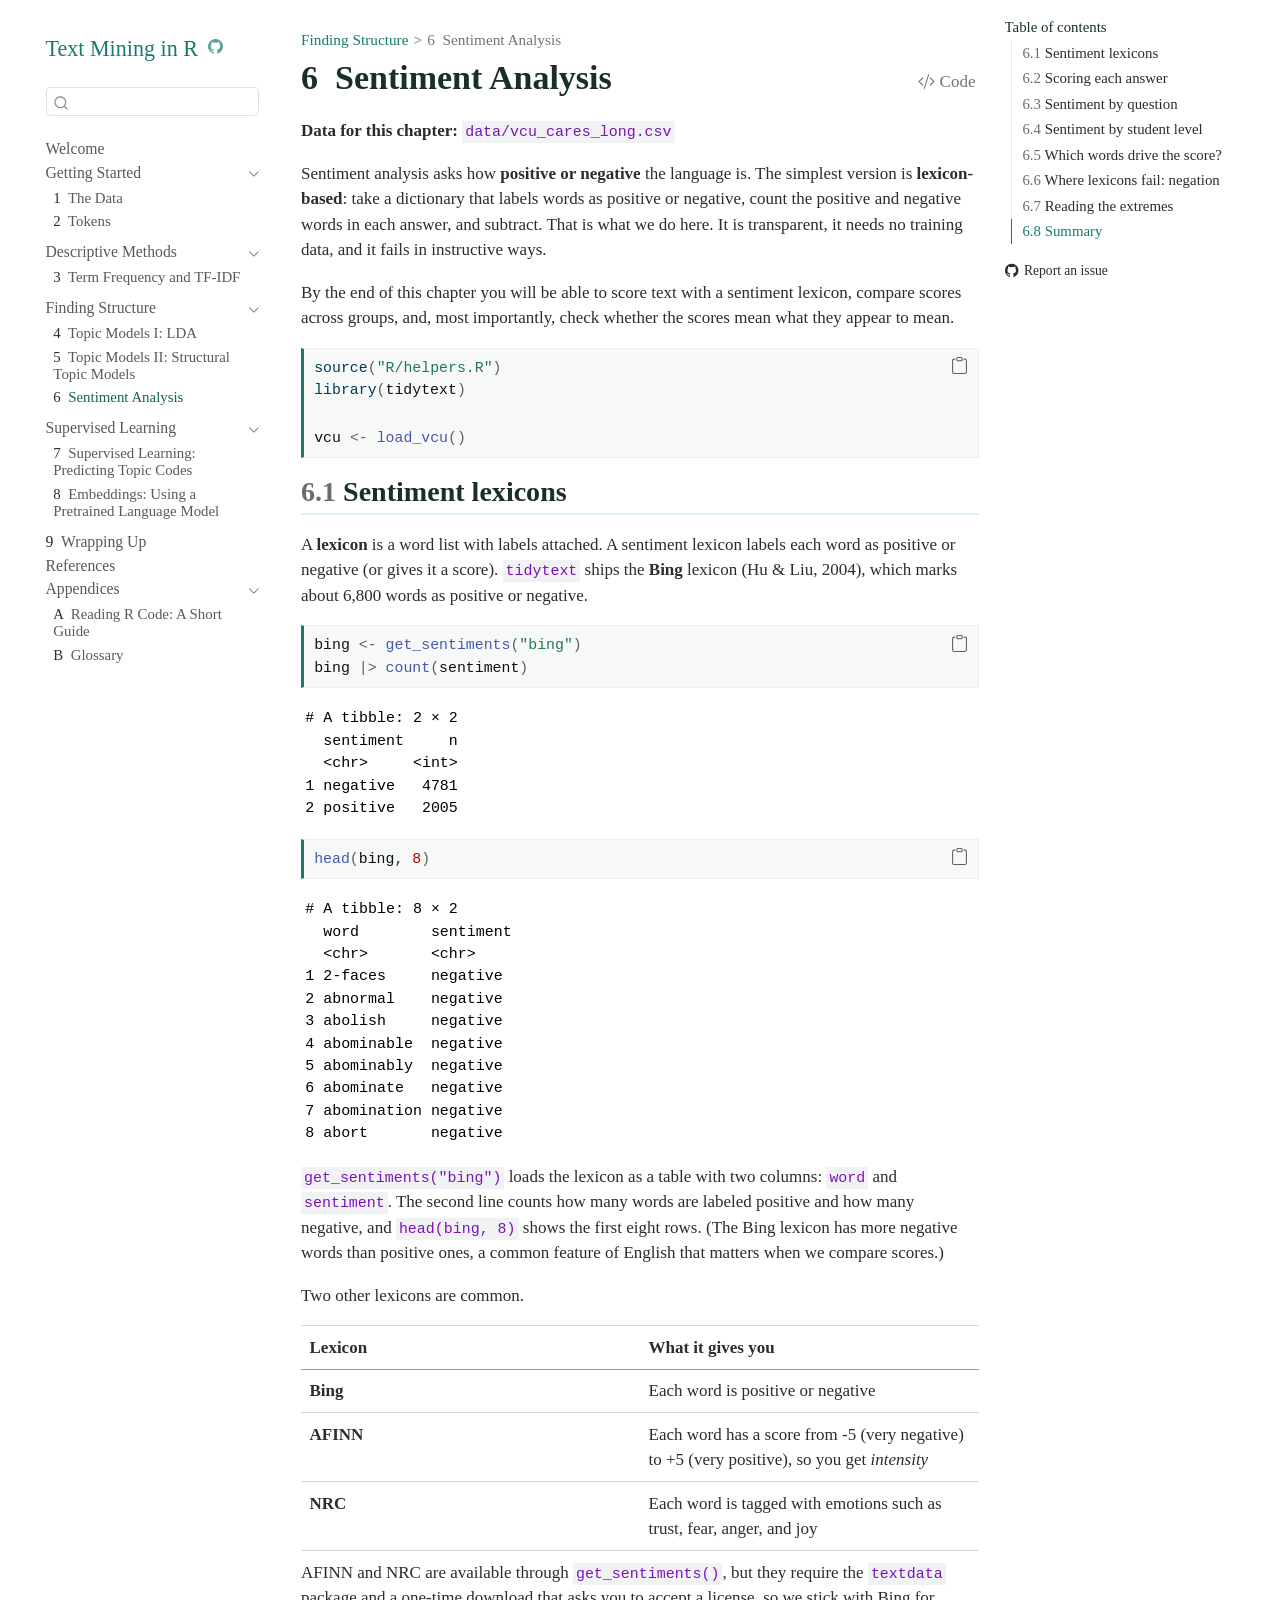
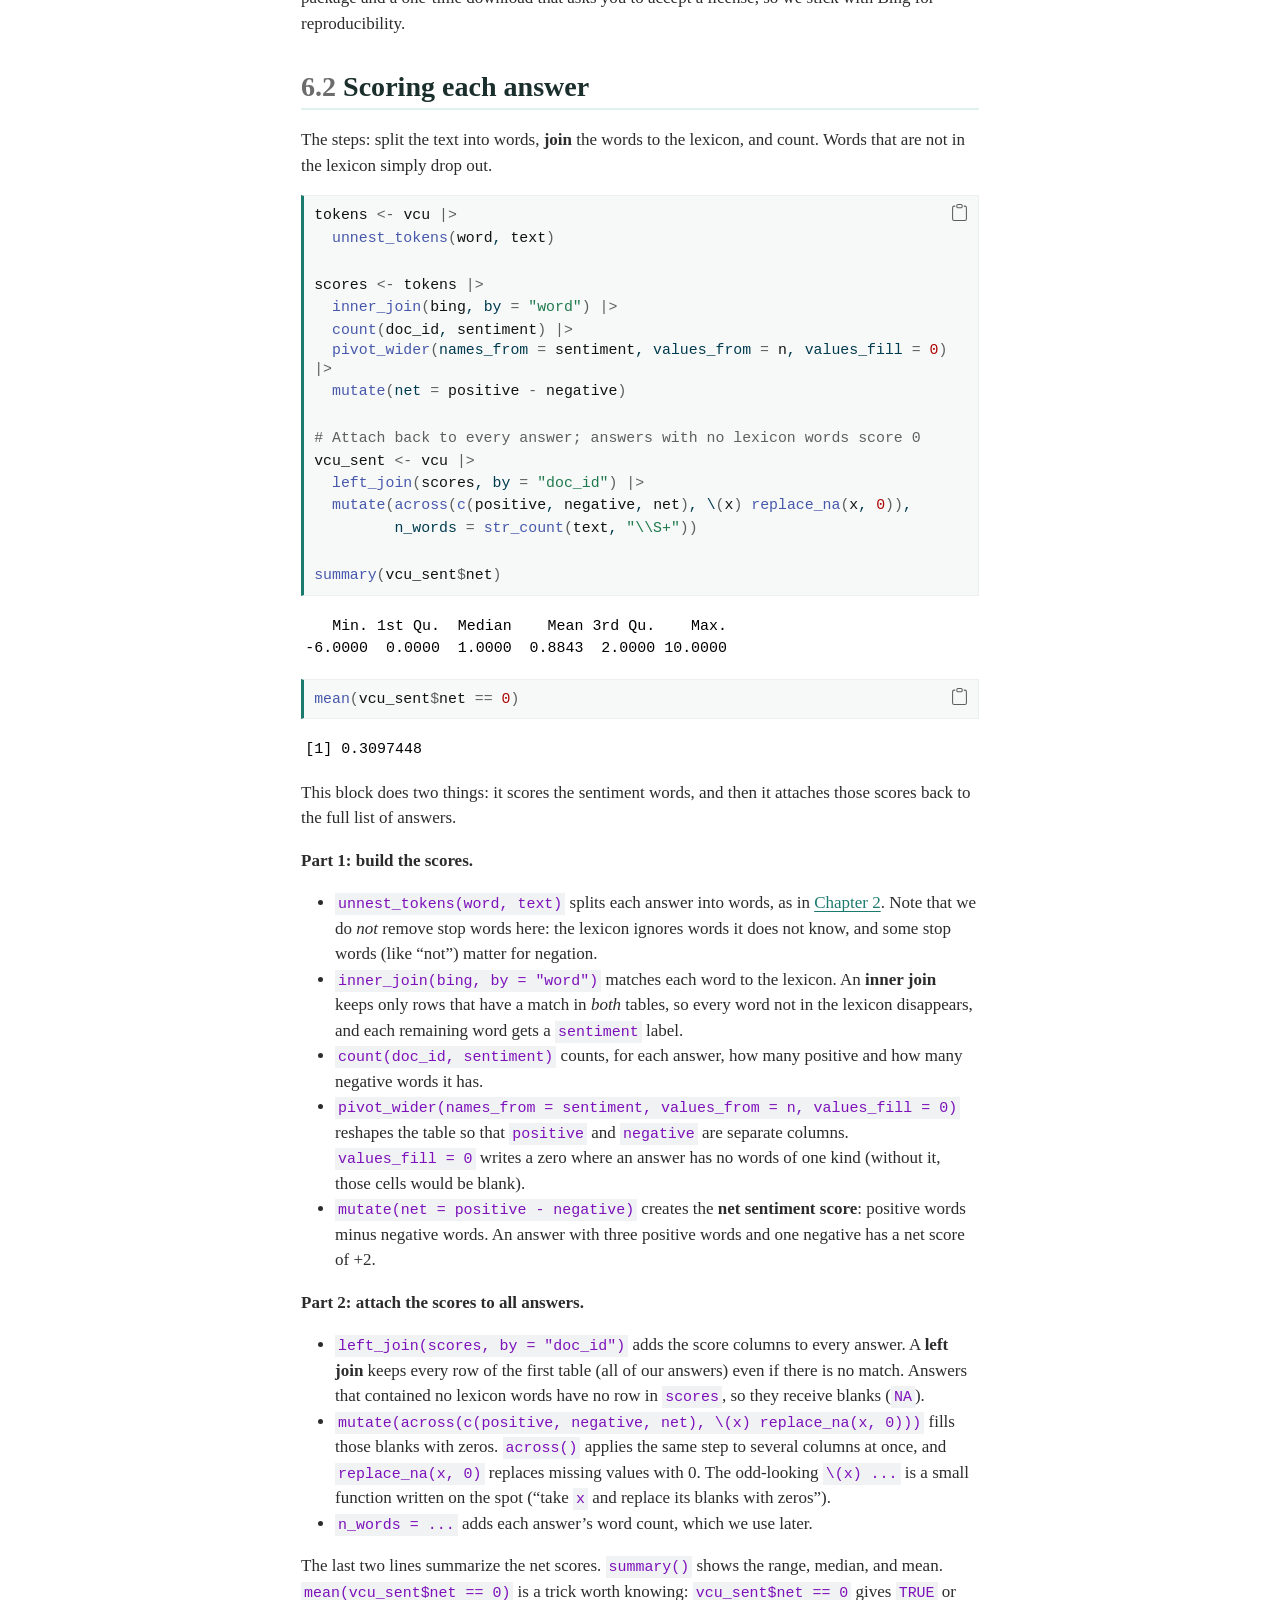
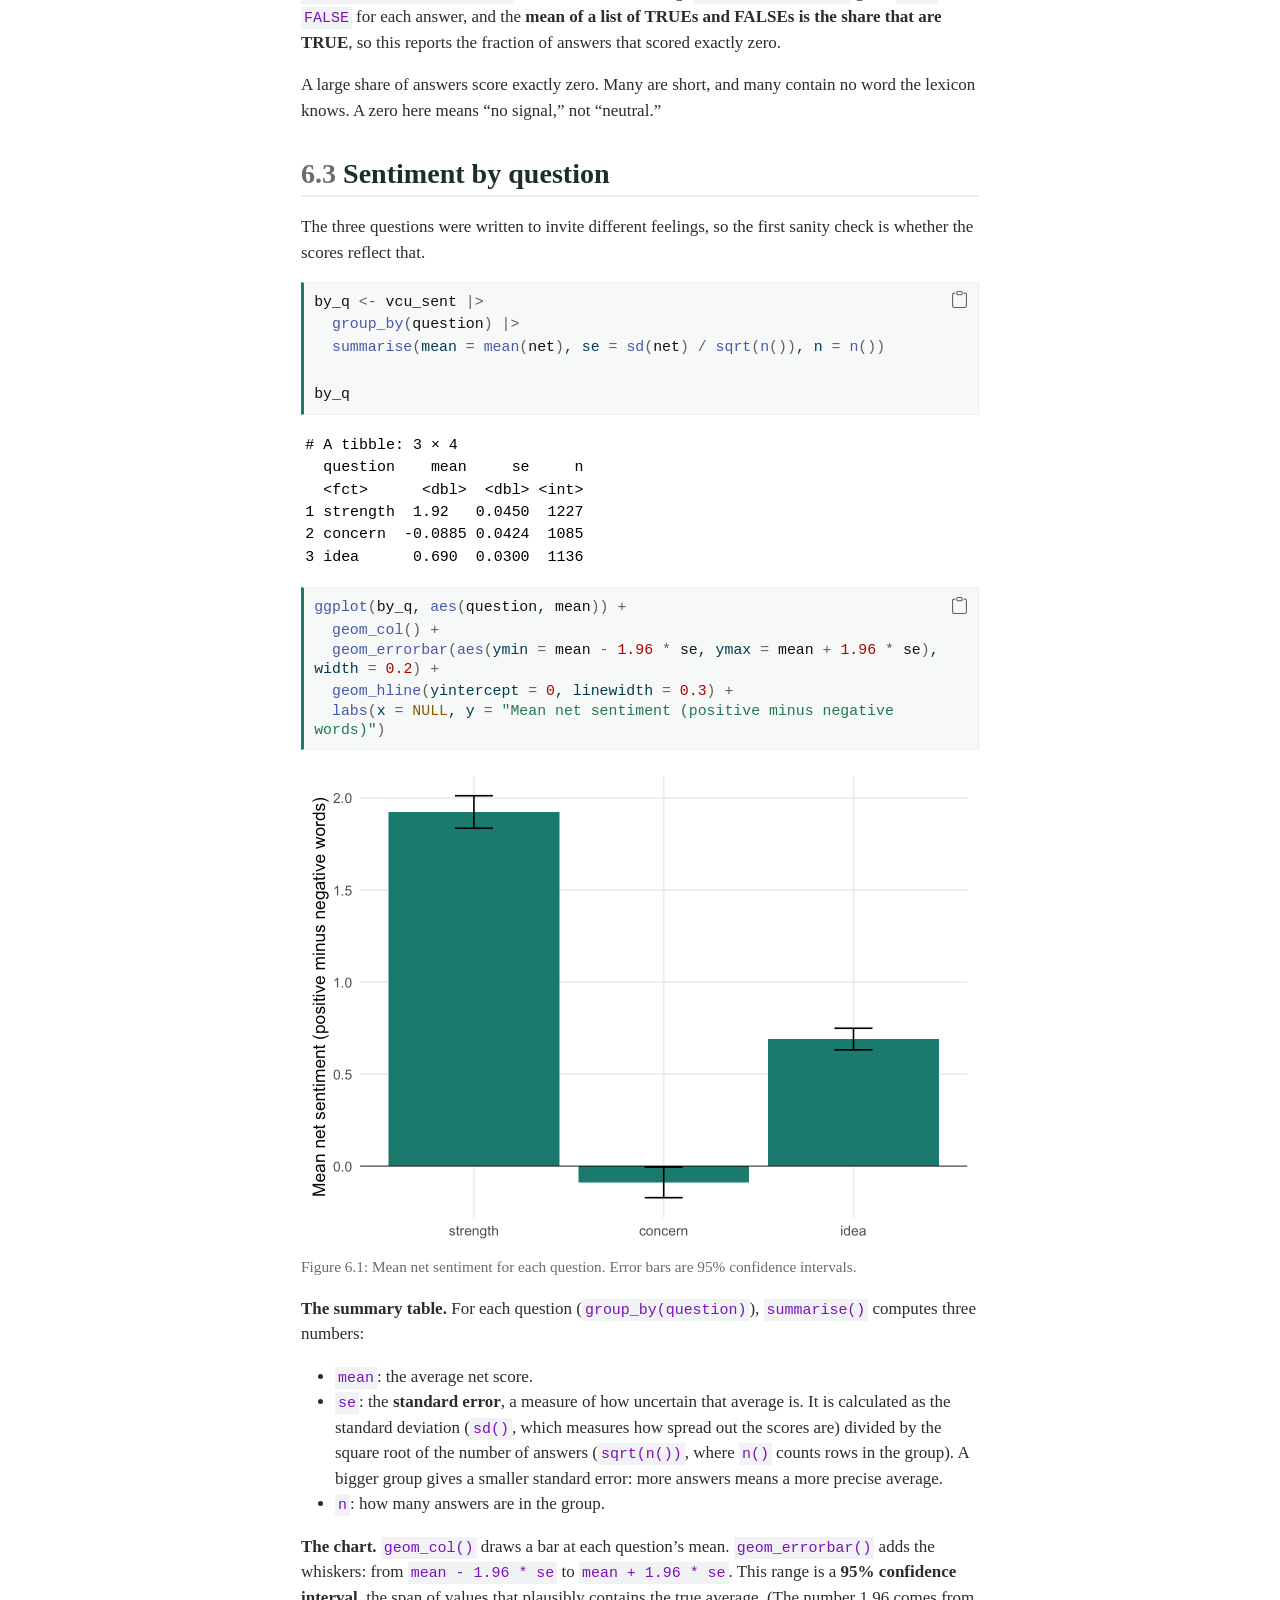
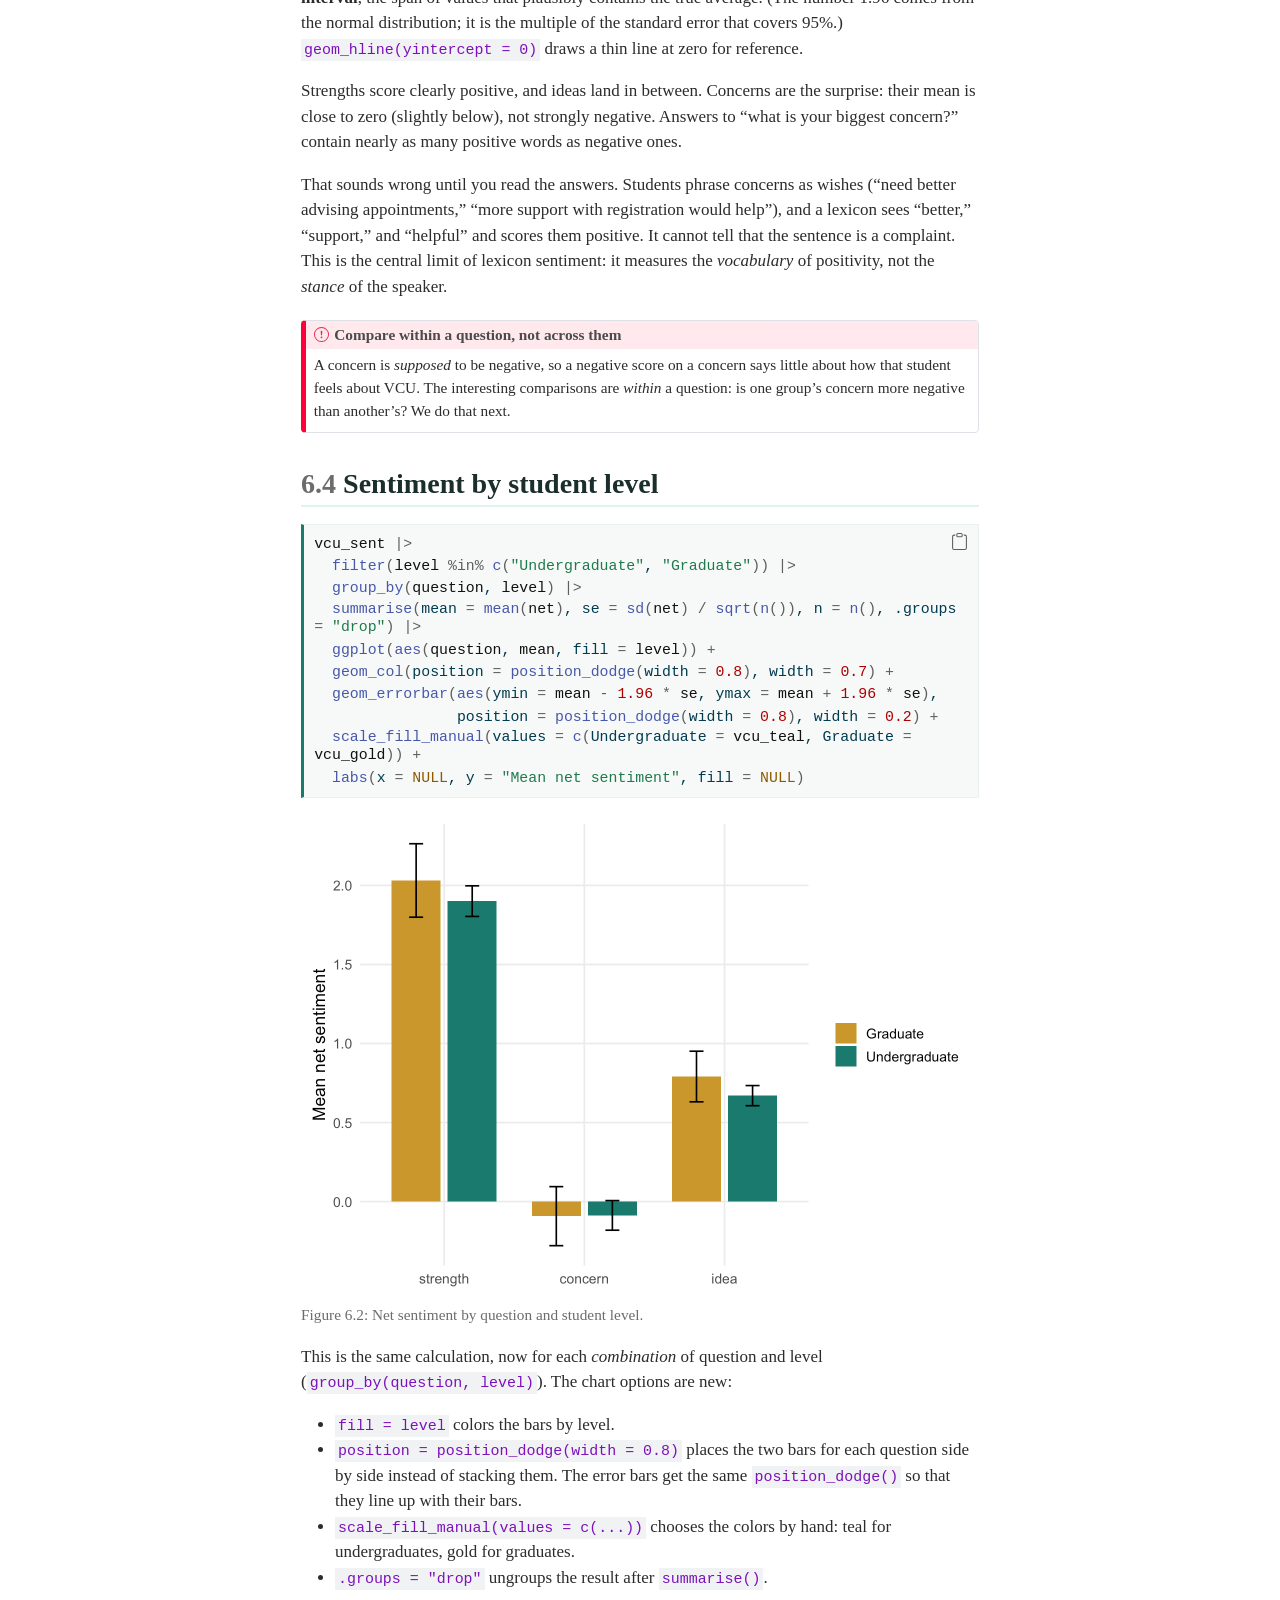
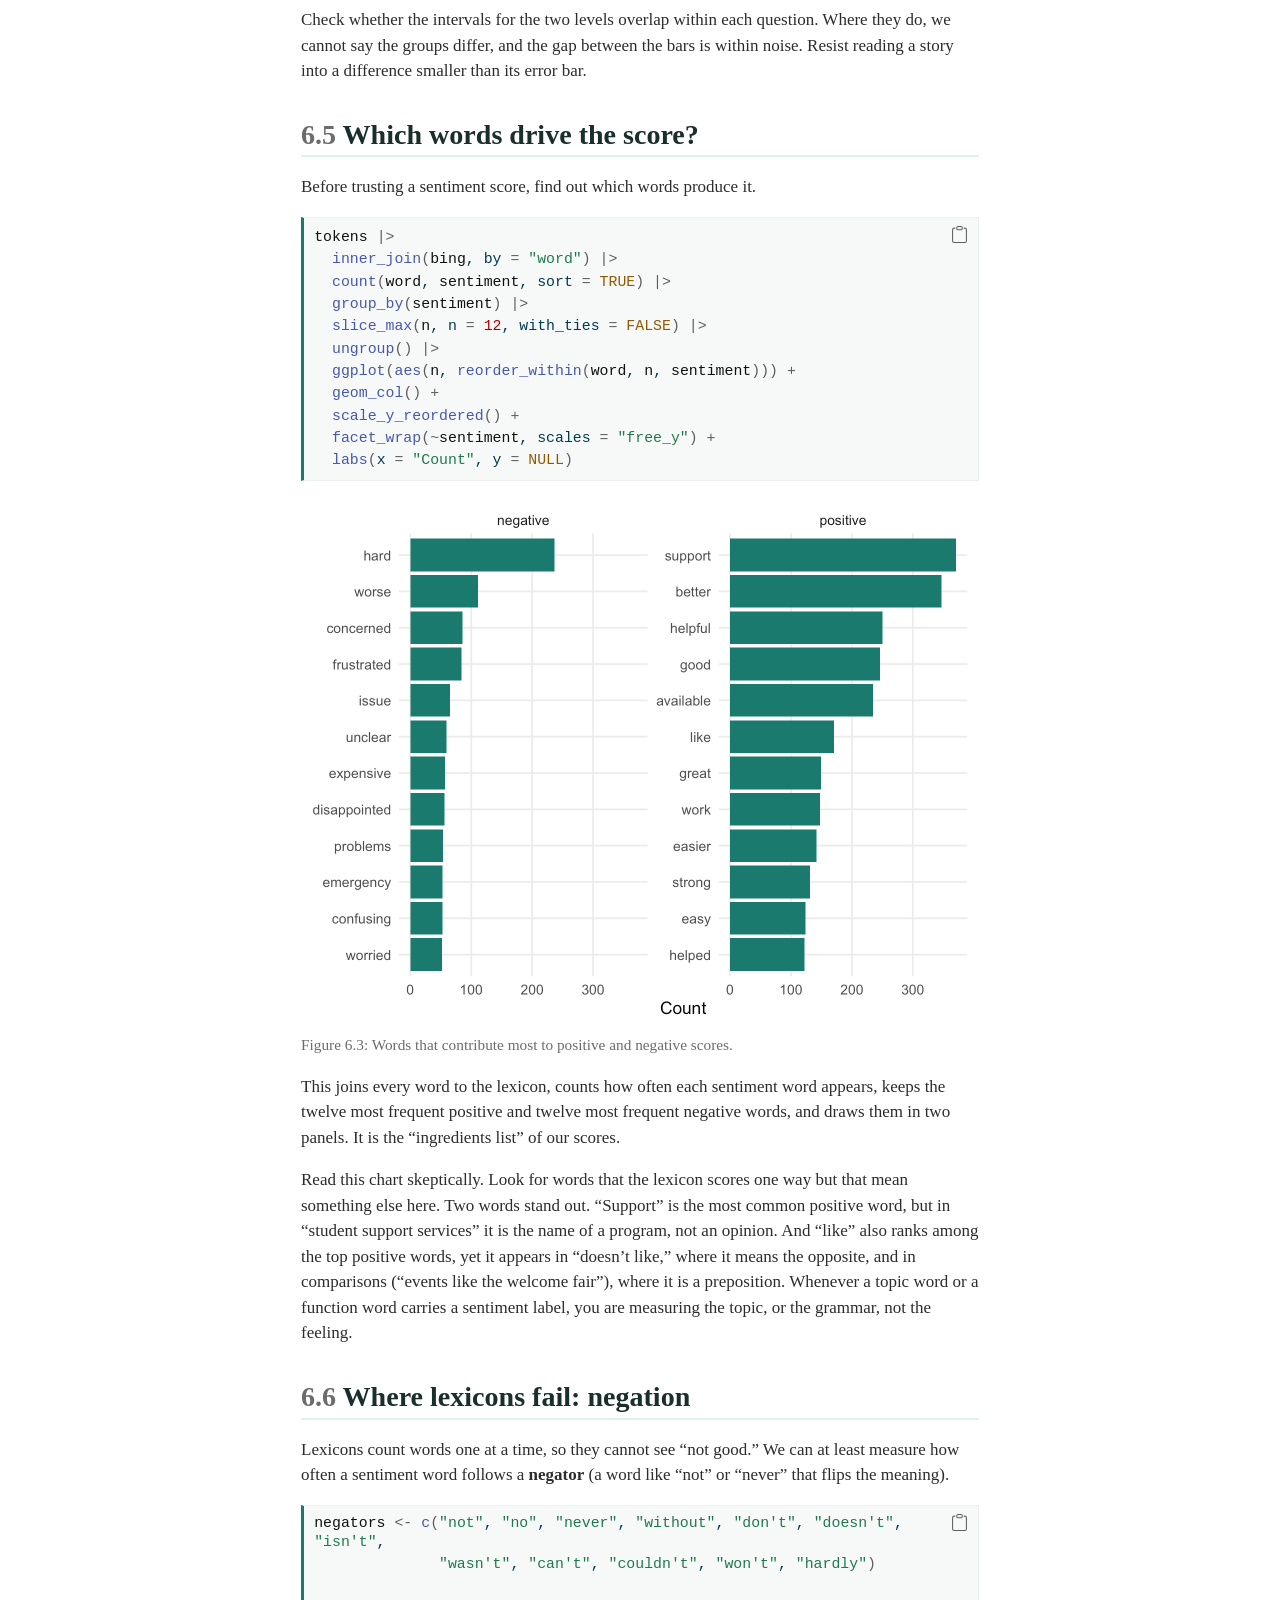
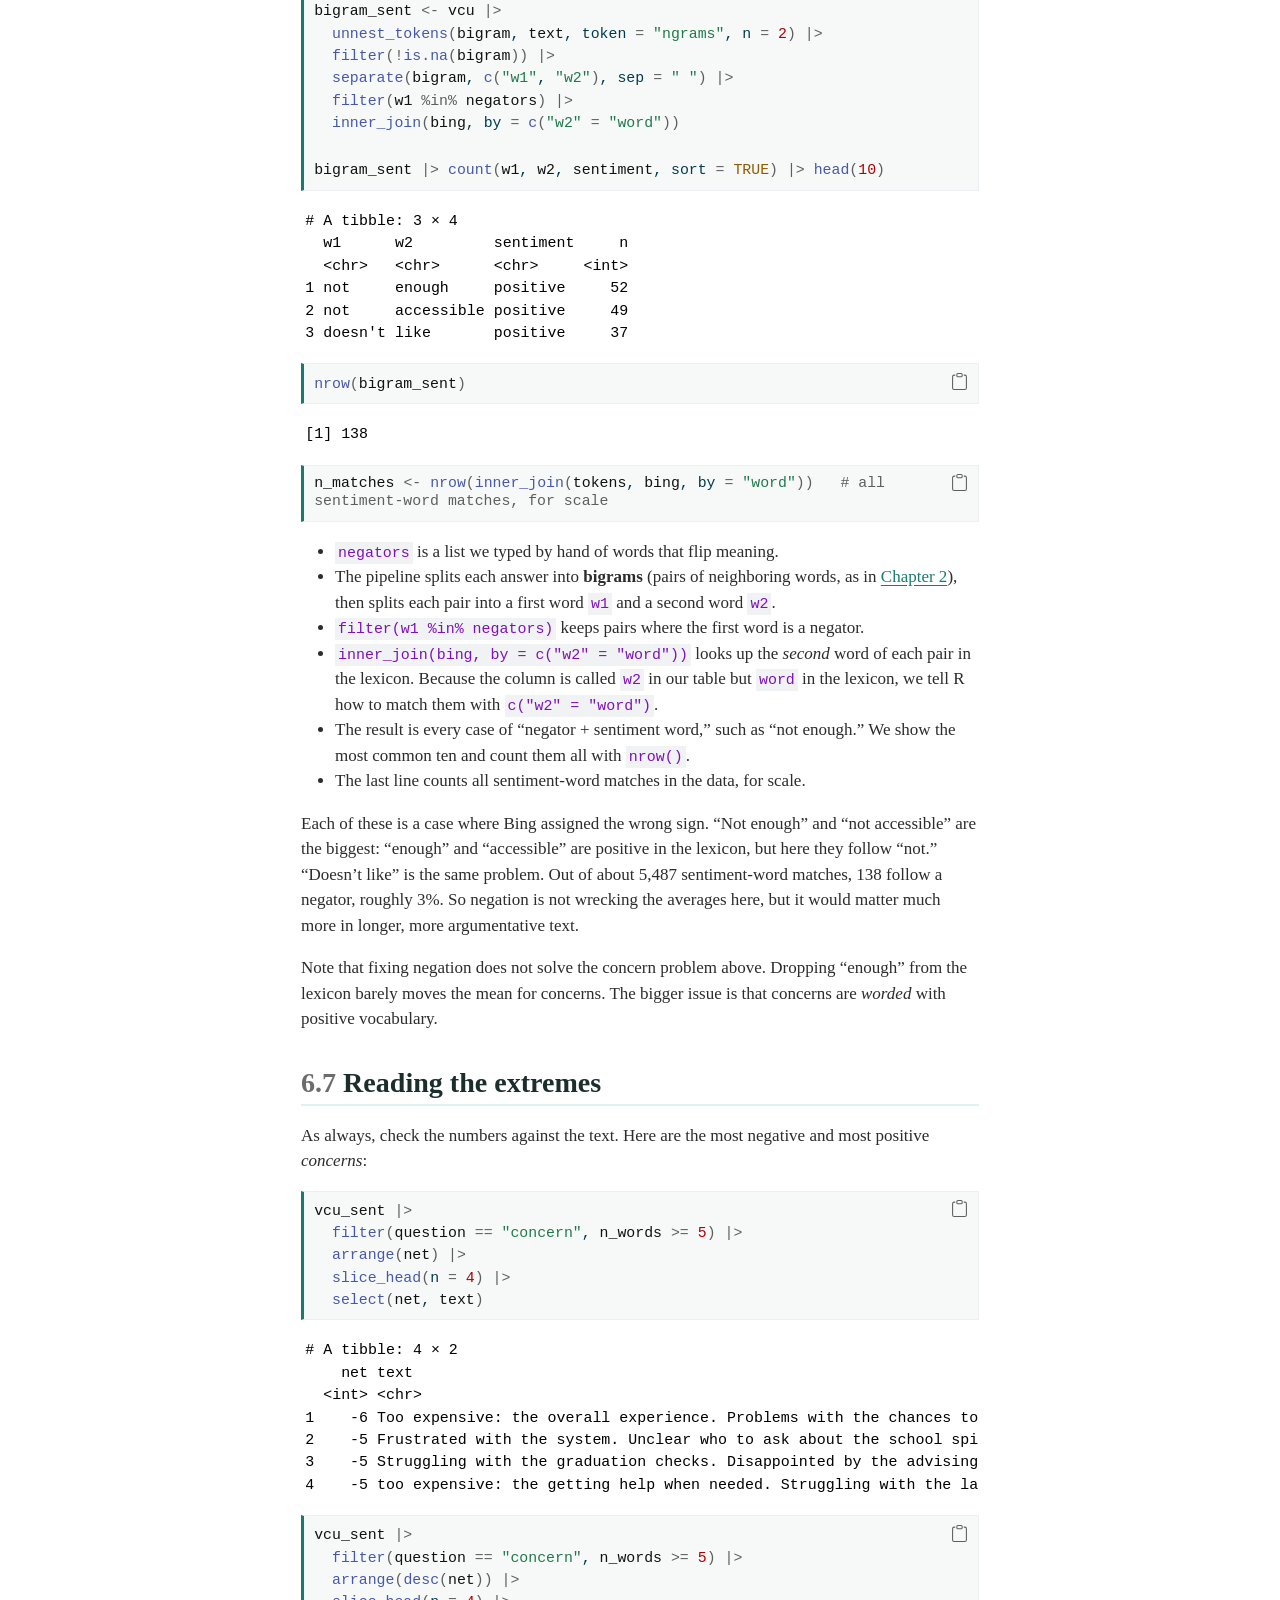
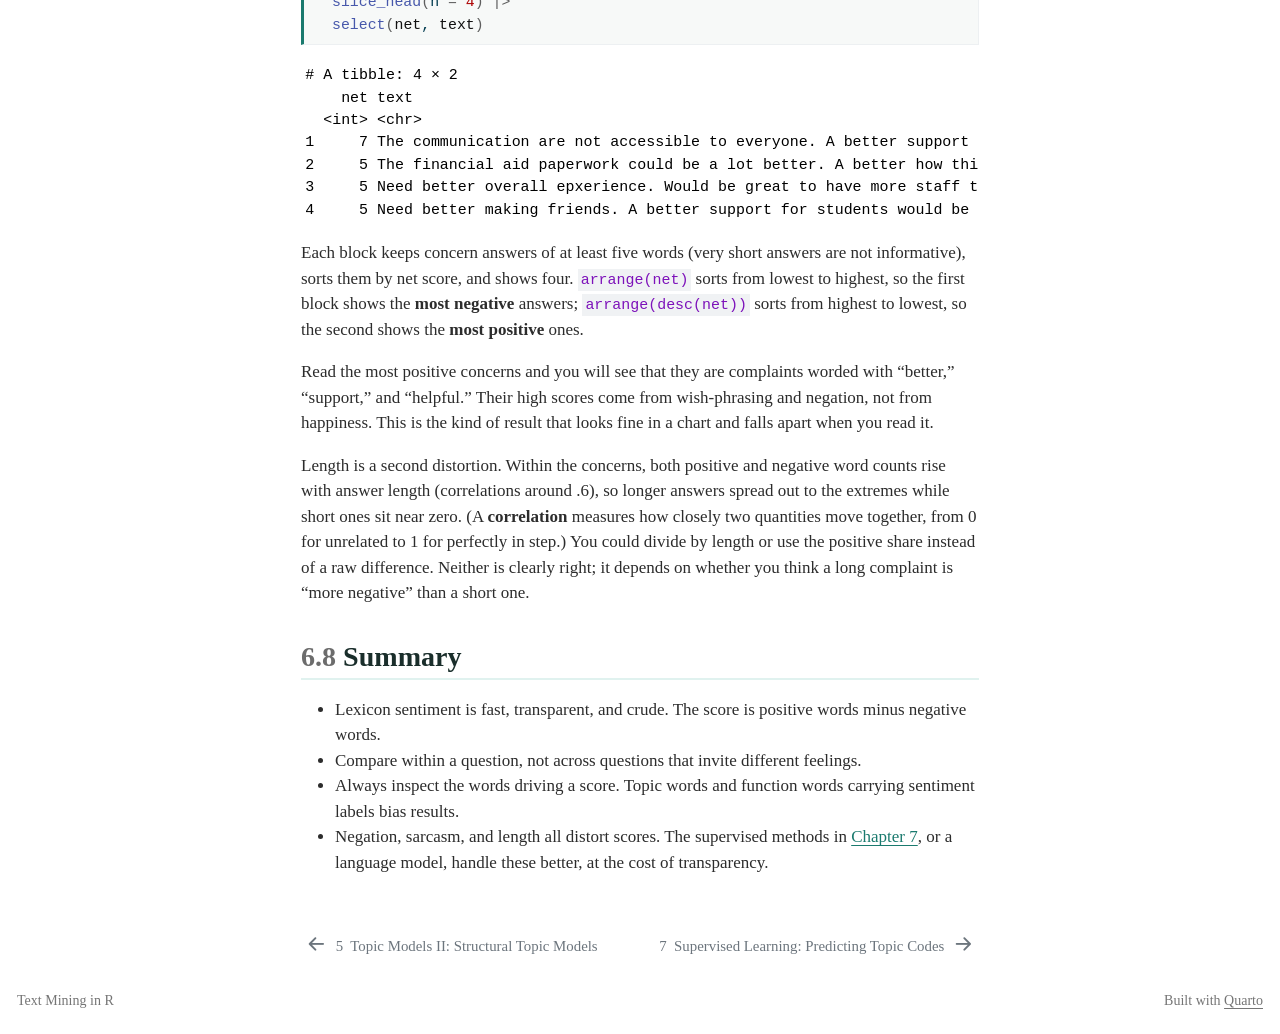
<file: docs/06-sentiment.html>
<!DOCTYPE html>
<html xmlns="http://www.w3.org/1999/xhtml" lang="en" xml:lang="en"><head>
<meta http-equiv="Content-Type" content="text/html; charset=UTF-8">
<meta charset="utf-8">
<meta name="generator" content="quarto-1.9.38">
<meta name="viewport" content="width=device-width, initial-scale=1.0, user-scalable=yes">
<meta name="description" content="A hands-on introduction to text mining for lab members, built around open-ended interviews with VCU students. Moves from descriptive methods (word counts, TF-IDF) to topic models, sentiment analysis, and supervised learning.">
<title>6&nbsp; Sentiment Analysis – Text Mining in R</title>
<style>
/* Default styles provided by pandoc.
** See https://pandoc.org/MANUAL.html#variables-for-html for config info.
*/
code{white-space: pre-wrap;}
span.smallcaps{font-variant: small-caps;}
div.columns{display: flex; gap: min(4vw, 1.5em);}
div.column{flex: auto; overflow-x: auto;}
div.hanging-indent{margin-left: 1.5em; text-indent: -1.5em;}
ul.task-list{list-style: none;}
ul.task-list li input[type="checkbox"] {
  width: 0.8em;
  margin: 0 0.8em 0.2em -1em; /* quarto-specific, see https://github.com/quarto-dev/quarto-cli/issues/4556 */ 
  vertical-align: middle;
}
/* CSS for syntax highlighting */
html { -webkit-text-size-adjust: 100%; }
pre > code.sourceCode { white-space: pre; position: relative; }
pre > code.sourceCode > span { display: inline-block; line-height: 1.25; }
pre > code.sourceCode > span:empty { height: 1.2em; }
.sourceCode { overflow: visible; }
code.sourceCode > span { color: inherit; text-decoration: inherit; }
div.sourceCode { margin: 1em 0; }
pre.sourceCode { margin: 0; }
@media screen {
div.sourceCode { overflow: auto; }
}
@media print {
pre > code.sourceCode { white-space: pre-wrap; }
pre > code.sourceCode > span { text-indent: -5em; padding-left: 5em; }
}
pre.numberSource code
  { counter-reset: source-line 0; }
pre.numberSource code > span
  { position: relative; left: -4em; counter-increment: source-line; }
pre.numberSource code > span > a:first-child::before
  { content: counter(source-line);
    position: relative; left: -1em; text-align: right; vertical-align: baseline;
    border: none; display: inline-block;
    -webkit-touch-callout: none; -webkit-user-select: none;
    -khtml-user-select: none; -moz-user-select: none;
    -ms-user-select: none; user-select: none;
    padding: 0 4px; width: 4em;
  }
pre.numberSource { margin-left: 3em;  padding-left: 4px; }
div.sourceCode
  {   }
@media screen {
pre > code.sourceCode > span > a:first-child::before { text-decoration: underline; }
}
</style>

<script src="site_libs/quarto-nav/quarto-nav.js"></script>
<script src="site_libs/quarto-nav/headroom.min.js"></script>
<script src="site_libs/clipboard/clipboard.min.js"></script>
<script src="site_libs/quarto-search/autocomplete.umd.js"></script>
<script src="site_libs/quarto-search/fuse.min.js"></script>
<script src="site_libs/quarto-search/quarto-search.js"></script>
<meta name="quarto:offset" content="./">
<link href="./07-supervised.html" rel="next">
<link href="./05-topic-stm.html" rel="prev">
<script src="site_libs/quarto-html/quarto.js" type="module"></script>
<script src="site_libs/quarto-html/tabsets/tabsets.js" type="module"></script>
<script src="site_libs/quarto-html/popper.min.js"></script>
<script src="site_libs/quarto-html/tippy.umd.min.js"></script>
<script src="site_libs/quarto-html/anchor.min.js"></script>
<link href="site_libs/quarto-html/tippy.css" rel="stylesheet">
<link href="site_libs/quarto-html/quarto-syntax-highlighting-15634bcf2e68342d4ad2dfa704d543f6.css" rel="stylesheet" id="quarto-text-highlighting-styles">
<script src="site_libs/bootstrap/bootstrap.min.js"></script>
<link href="site_libs/bootstrap/bootstrap-icons.css" rel="stylesheet">
<link href="site_libs/bootstrap/bootstrap-0f3a71d5963b834a2d5774f6f36c66af.min.css" rel="stylesheet" append-hash="true" id="quarto-bootstrap" data-mode="light"><script id="quarto-search-options" type="application/json">{
  "location": "sidebar",
  "copy-button": false,
  "collapse-after": 3,
  "panel-placement": "start",
  "type": "textbox",
  "limit": 50,
  "keyboard-shortcut": [
    "f",
    "/",
    "s"
  ],
  "show-item-context": false,
  "language": {
    "search-no-results-text": "No results",
    "search-matching-documents-text": "matching documents",
    "search-copy-link-title": "Copy link to search",
    "search-hide-matches-text": "Hide additional matches",
    "search-more-match-text": "more match in this document",
    "search-more-matches-text": "more matches in this document",
    "search-clear-button-title": "Clear",
    "search-text-placeholder": "",
    "search-detached-cancel-button-title": "Cancel",
    "search-submit-button-title": "Submit",
    "search-label": "Search"
  }
}</script>
</head>
<body class="nav-sidebar floating quarto-light">

<div id="quarto-search-results"></div>
  <header id="quarto-header" class="headroom fixed-top"><nav class="quarto-secondary-nav"><div class="container-fluid d-flex">
      <button type="button" class="quarto-btn-toggle btn" data-bs-toggle="collapse" role="button" data-bs-target=".quarto-sidebar-collapse-item" aria-controls="quarto-sidebar" aria-expanded="false" aria-label="Toggle sidebar navigation" onclick="if (window.quartoToggleHeadroom) { window.quartoToggleHeadroom(); }">
        <i class="bi bi-layout-text-sidebar-reverse"></i>
      </button>
        <nav class="quarto-page-breadcrumbs" aria-label="breadcrumb"><ol class="breadcrumb"><li class="breadcrumb-item"><a href="./04-topic-lda.html">Finding Structure</a></li><li class="breadcrumb-item"><a href="./06-sentiment.html"><span class="chapter-number">6</span>&nbsp; <span class="chapter-title">Sentiment Analysis</span></a></li></ol></nav>
        <a class="flex-grow-1" role="navigation" data-bs-toggle="collapse" data-bs-target=".quarto-sidebar-collapse-item" aria-controls="quarto-sidebar" aria-expanded="false" aria-label="Toggle sidebar navigation" onclick="if (window.quartoToggleHeadroom) { window.quartoToggleHeadroom(); }">      
        </a>
      <button type="button" class="btn quarto-search-button" aria-label="Search" onclick="window.quartoOpenSearch();">
        <i class="bi bi-search"></i>
      </button>
    </div>
  </nav></header><!-- content --><div id="quarto-content" class="quarto-container page-columns page-rows-contents page-layout-article">
<!-- sidebar -->
  <nav id="quarto-sidebar" class="sidebar collapse collapse-horizontal quarto-sidebar-collapse-item sidebar-navigation floating overflow-auto"><div class="pt-lg-2 mt-2 text-left sidebar-header">
    <div class="sidebar-title mb-0 py-0">
      <a href="./">Text Mining in R</a> 
        <div class="sidebar-tools-main">
    <a href="https://github.com/mikediam123/text-mining" title="Source Code" class="quarto-navigation-tool px-1" aria-label="Source Code"><i class="bi bi-github"></i></a>
</div>
    </div>
      </div>
        <div class="mt-2 flex-shrink-0 align-items-center">
        <div class="sidebar-search">
        <div id="quarto-search" class="" title="Search"></div>
        </div>
        </div>
    <div class="sidebar-menu-container"> 
    <ul class="list-unstyled mt-1">
<li class="sidebar-item">
  <div class="sidebar-item-container"> 
  <a href="./index.html" class="sidebar-item-text sidebar-link">
 <span class="menu-text">Welcome</span></a>
  </div>
</li>
        <li class="sidebar-item sidebar-item-section">
      <div class="sidebar-item-container"> 
            <a class="sidebar-item-text sidebar-link text-start" data-bs-toggle="collapse" data-bs-target="#quarto-sidebar-section-1" role="navigation" aria-expanded="true">
 <span class="menu-text">Getting Started</span></a>
          <a class="sidebar-item-toggle text-start" data-bs-toggle="collapse" data-bs-target="#quarto-sidebar-section-1" role="navigation" aria-expanded="true" aria-label="Toggle section">
            <i class="bi bi-chevron-right ms-2"></i>
          </a> 
      </div>
      <ul id="quarto-sidebar-section-1" class="collapse list-unstyled sidebar-section depth1 show">
<li class="sidebar-item">
  <div class="sidebar-item-container"> 
  <a href="./01-the-data.html" class="sidebar-item-text sidebar-link">
 <span class="menu-text"><span class="chapter-number">1</span>&nbsp; <span class="chapter-title">The Data</span></span></a>
  </div>
</li>
          <li class="sidebar-item">
  <div class="sidebar-item-container"> 
  <a href="./02-tokens.html" class="sidebar-item-text sidebar-link">
 <span class="menu-text"><span class="chapter-number">2</span>&nbsp; <span class="chapter-title">Tokens</span></span></a>
  </div>
</li>
      </ul>
</li>
        <li class="sidebar-item sidebar-item-section">
      <div class="sidebar-item-container"> 
            <a class="sidebar-item-text sidebar-link text-start" data-bs-toggle="collapse" data-bs-target="#quarto-sidebar-section-2" role="navigation" aria-expanded="true">
 <span class="menu-text">Descriptive Methods</span></a>
          <a class="sidebar-item-toggle text-start" data-bs-toggle="collapse" data-bs-target="#quarto-sidebar-section-2" role="navigation" aria-expanded="true" aria-label="Toggle section">
            <i class="bi bi-chevron-right ms-2"></i>
          </a> 
      </div>
      <ul id="quarto-sidebar-section-2" class="collapse list-unstyled sidebar-section depth1 show">
<li class="sidebar-item">
  <div class="sidebar-item-container"> 
  <a href="./03-tf-idf.html" class="sidebar-item-text sidebar-link">
 <span class="menu-text"><span class="chapter-number">3</span>&nbsp; <span class="chapter-title">Term Frequency and TF-IDF</span></span></a>
  </div>
</li>
      </ul>
</li>
        <li class="sidebar-item sidebar-item-section">
      <div class="sidebar-item-container"> 
            <a class="sidebar-item-text sidebar-link text-start" data-bs-toggle="collapse" data-bs-target="#quarto-sidebar-section-3" role="navigation" aria-expanded="true">
 <span class="menu-text">Finding Structure</span></a>
          <a class="sidebar-item-toggle text-start" data-bs-toggle="collapse" data-bs-target="#quarto-sidebar-section-3" role="navigation" aria-expanded="true" aria-label="Toggle section">
            <i class="bi bi-chevron-right ms-2"></i>
          </a> 
      </div>
      <ul id="quarto-sidebar-section-3" class="collapse list-unstyled sidebar-section depth1 show">
<li class="sidebar-item">
  <div class="sidebar-item-container"> 
  <a href="./04-topic-lda.html" class="sidebar-item-text sidebar-link">
 <span class="menu-text"><span class="chapter-number">4</span>&nbsp; <span class="chapter-title">Topic Models I: LDA</span></span></a>
  </div>
</li>
          <li class="sidebar-item">
  <div class="sidebar-item-container"> 
  <a href="./05-topic-stm.html" class="sidebar-item-text sidebar-link">
 <span class="menu-text"><span class="chapter-number">5</span>&nbsp; <span class="chapter-title">Topic Models II: Structural Topic Models</span></span></a>
  </div>
</li>
          <li class="sidebar-item">
  <div class="sidebar-item-container"> 
  <a href="./06-sentiment.html" class="sidebar-item-text sidebar-link active">
 <span class="menu-text"><span class="chapter-number">6</span>&nbsp; <span class="chapter-title">Sentiment Analysis</span></span></a>
  </div>
</li>
      </ul>
</li>
        <li class="sidebar-item sidebar-item-section">
      <div class="sidebar-item-container"> 
            <a class="sidebar-item-text sidebar-link text-start" data-bs-toggle="collapse" data-bs-target="#quarto-sidebar-section-4" role="navigation" aria-expanded="true">
 <span class="menu-text">Supervised Learning</span></a>
          <a class="sidebar-item-toggle text-start" data-bs-toggle="collapse" data-bs-target="#quarto-sidebar-section-4" role="navigation" aria-expanded="true" aria-label="Toggle section">
            <i class="bi bi-chevron-right ms-2"></i>
          </a> 
      </div>
      <ul id="quarto-sidebar-section-4" class="collapse list-unstyled sidebar-section depth1 show">
<li class="sidebar-item">
  <div class="sidebar-item-container"> 
  <a href="./07-supervised.html" class="sidebar-item-text sidebar-link">
 <span class="menu-text"><span class="chapter-number">7</span>&nbsp; <span class="chapter-title">Supervised Learning: Predicting Topic Codes</span></span></a>
  </div>
</li>
          <li class="sidebar-item">
  <div class="sidebar-item-container"> 
  <a href="./08-embeddings.html" class="sidebar-item-text sidebar-link">
 <span class="menu-text"><span class="chapter-number">8</span>&nbsp; <span class="chapter-title">Embeddings: Using a Pretrained Language Model</span></span></a>
  </div>
</li>
      </ul>
</li>
        <li class="sidebar-item">
  <div class="sidebar-item-container"> 
  <a href="./09-wrapping-up.html" class="sidebar-item-text sidebar-link">
 <span class="menu-text"><span class="chapter-number">9</span>&nbsp; <span class="chapter-title">Wrapping Up</span></span></a>
  </div>
</li>
        <li class="sidebar-item">
  <div class="sidebar-item-container"> 
  <a href="./references.html" class="sidebar-item-text sidebar-link">
 <span class="menu-text">References</span></a>
  </div>
</li>
        <li class="sidebar-item sidebar-item-section">
      <div class="sidebar-item-container"> 
            <a class="sidebar-item-text sidebar-link text-start" data-bs-toggle="collapse" data-bs-target="#quarto-sidebar-section-5" role="navigation" aria-expanded="true">
 <span class="menu-text">Appendices</span></a>
          <a class="sidebar-item-toggle text-start" data-bs-toggle="collapse" data-bs-target="#quarto-sidebar-section-5" role="navigation" aria-expanded="true" aria-label="Toggle section">
            <i class="bi bi-chevron-right ms-2"></i>
          </a> 
      </div>
      <ul id="quarto-sidebar-section-5" class="collapse list-unstyled sidebar-section depth1 show">
<li class="sidebar-item">
  <div class="sidebar-item-container"> 
  <a href="./appendix-r-primer.html" class="sidebar-item-text sidebar-link">
 <span class="menu-text"><span class="chapter-number">A</span>&nbsp; <span class="chapter-title">Reading R Code: A Short Guide</span></span></a>
  </div>
</li>
          <li class="sidebar-item">
  <div class="sidebar-item-container"> 
  <a href="./appendix-glossary.html" class="sidebar-item-text sidebar-link">
 <span class="menu-text"><span class="chapter-number">B</span>&nbsp; <span class="chapter-title">Glossary</span></span></a>
  </div>
</li>
      </ul>
</li>
    </ul>
</div>
</nav><div id="quarto-sidebar-glass" class="quarto-sidebar-collapse-item" data-bs-toggle="collapse" data-bs-target=".quarto-sidebar-collapse-item"></div>
<!-- margin-sidebar -->
    <div id="quarto-margin-sidebar" class="sidebar margin-sidebar">
        <nav id="TOC" role="doc-toc" class="toc-active"><h2 id="toc-title">Table of contents</h2>
   
  <ul>
<li><a href="#sentiment-lexicons" id="toc-sentiment-lexicons" class="nav-link active" data-scroll-target="#sentiment-lexicons"><span class="header-section-number">6.1</span> Sentiment lexicons</a></li>
  <li><a href="#scoring-each-answer" id="toc-scoring-each-answer" class="nav-link" data-scroll-target="#scoring-each-answer"><span class="header-section-number">6.2</span> Scoring each answer</a></li>
  <li><a href="#sentiment-by-question" id="toc-sentiment-by-question" class="nav-link" data-scroll-target="#sentiment-by-question"><span class="header-section-number">6.3</span> Sentiment by question</a></li>
  <li><a href="#sentiment-by-student-level" id="toc-sentiment-by-student-level" class="nav-link" data-scroll-target="#sentiment-by-student-level"><span class="header-section-number">6.4</span> Sentiment by student level</a></li>
  <li><a href="#which-words-drive-the-score" id="toc-which-words-drive-the-score" class="nav-link" data-scroll-target="#which-words-drive-the-score"><span class="header-section-number">6.5</span> Which words drive the score?</a></li>
  <li><a href="#where-lexicons-fail-negation" id="toc-where-lexicons-fail-negation" class="nav-link" data-scroll-target="#where-lexicons-fail-negation"><span class="header-section-number">6.6</span> Where lexicons fail: negation</a></li>
  <li><a href="#reading-the-extremes" id="toc-reading-the-extremes" class="nav-link" data-scroll-target="#reading-the-extremes"><span class="header-section-number">6.7</span> Reading the extremes</a></li>
  <li><a href="#summary" id="toc-summary" class="nav-link" data-scroll-target="#summary"><span class="header-section-number">6.8</span> Summary</a></li>
  </ul><div class="toc-actions"><ul><li><a href="https://github.com/mikediam123/text-mining/issues/new" class="toc-action"><i class="bi bi-github"></i>Report an issue</a></li></ul></div></nav>
    </div>
<!-- main -->
<main class="content" id="quarto-document-content"><header id="title-block-header" class="quarto-title-block default"><nav class="quarto-page-breadcrumbs quarto-title-breadcrumbs d-none d-lg-block" aria-label="breadcrumb"><ol class="breadcrumb"><li class="breadcrumb-item"><a href="./04-topic-lda.html">Finding Structure</a></li><li class="breadcrumb-item"><a href="./06-sentiment.html"><span class="chapter-number">6</span>&nbsp; <span class="chapter-title">Sentiment Analysis</span></a></li></ol></nav><div class="quarto-title">
<div class="quarto-title-block"><div><h1 class="title"><span id="sec-sentiment" class="quarto-section-identifier"><span class="chapter-number">6</span>&nbsp; <span class="chapter-title">Sentiment Analysis</span></span></h1><button type="button" class="btn code-tools-button" id="quarto-code-tools-source"><i class="bi"></i> Code</button></div></div>
</div>



<div class="quarto-title-meta">

    
  
    
  </div>
  


</header><p><strong>Data for this chapter:</strong> <code>data/vcu_cares_long.csv</code></p>
<p>Sentiment analysis asks how <strong>positive or negative</strong> the language is. The simplest version is <strong>lexicon-based</strong>: take a dictionary that labels words as positive or negative, count the positive and negative words in each answer, and subtract. That is what we do here. It is transparent, it needs no training data, and it fails in instructive ways.</p>
<p>By the end of this chapter you will be able to score text with a sentiment lexicon, compare scores across groups, and, most importantly, check whether the scores mean what they appear to mean.</p>
<div class="cell">
<div class="code-copy-outer-scaffold"><div class="sourceCode" id="cb1"><pre class="downlit sourceCode r code-with-copy"><code class="sourceCode R"><span><span class="kw"><a href="https://rdrr.io/r/base/source.html">source</a></span><span class="op">(</span><span class="st">"R/helpers.R"</span><span class="op">)</span></span>
<span><span class="kw"><a href="https://rdrr.io/r/base/library.html">library</a></span><span class="op">(</span><span class="va"><a href="https://juliasilge.github.io/tidytext/">tidytext</a></span><span class="op">)</span></span>
<span></span>
<span><span class="va">vcu</span> <span class="op">&lt;-</span> <span class="fu">load_vcu</span><span class="op">(</span><span class="op">)</span></span></code></pre></div><button title="Copy to Clipboard" class="code-copy-button"><i class="bi"></i></button></div>
</div>
<section id="sentiment-lexicons" class="level2" data-number="6.1"><h2 data-number="6.1" class="anchored" data-anchor-id="sentiment-lexicons">
<span class="header-section-number">6.1</span> Sentiment lexicons</h2>
<p>A <strong>lexicon</strong> is a word list with labels attached. A sentiment lexicon labels each word as positive or negative (or gives it a score). <code>tidytext</code> ships the <strong>Bing</strong> lexicon (Hu &amp; Liu, 2004), which marks about 6,800 words as positive or negative.</p>
<div class="cell">
<div class="code-copy-outer-scaffold"><div class="sourceCode" id="cb2"><pre class="downlit sourceCode r code-with-copy"><code class="sourceCode R"><span><span class="va">bing</span> <span class="op">&lt;-</span> <span class="fu"><a href="https://juliasilge.github.io/tidytext/reference/get_sentiments.html">get_sentiments</a></span><span class="op">(</span><span class="st">"bing"</span><span class="op">)</span></span>
<span><span class="va">bing</span> <span class="op">|&gt;</span> <span class="fu">count</span><span class="op">(</span><span class="va">sentiment</span><span class="op">)</span></span></code></pre></div><button title="Copy to Clipboard" class="code-copy-button"><i class="bi"></i></button></div>
<div class="cell-output cell-output-stdout">
<pre><code># A tibble: 2 × 2
  sentiment     n
  &lt;chr&gt;     &lt;int&gt;
1 negative   4781
2 positive   2005</code></pre>
</div>
<div class="code-copy-outer-scaffold"><div class="sourceCode" id="cb4"><pre class="downlit sourceCode r code-with-copy"><code class="sourceCode R"><span><span class="fu"><a href="https://rdrr.io/r/utils/head.html">head</a></span><span class="op">(</span><span class="va">bing</span>, <span class="fl">8</span><span class="op">)</span></span></code></pre></div><button title="Copy to Clipboard" class="code-copy-button"><i class="bi"></i></button></div>
<div class="cell-output cell-output-stdout">
<pre><code># A tibble: 8 × 2
  word        sentiment
  &lt;chr&gt;       &lt;chr&gt;    
1 2-faces     negative 
2 abnormal    negative 
3 abolish     negative 
4 abominable  negative 
5 abominably  negative 
6 abominate   negative 
7 abomination negative 
8 abort       negative </code></pre>
</div>
</div>
<p><code>get_sentiments("bing")</code> loads the lexicon as a table with two columns: <code>word</code> and <code>sentiment</code>. The second line counts how many words are labeled positive and how many negative, and <code>head(bing, 8)</code> shows the first eight rows. (The Bing lexicon has more negative words than positive ones, a common feature of English that matters when we compare scores.)</p>
<p>Two other lexicons are common.</p>
<table class="caption-top table">
<colgroup>
<col style="width: 50%">
<col style="width: 50%">
</colgroup>
<thead><tr class="header">
<th>Lexicon</th>
<th>What it gives you</th>
</tr></thead>
<tbody>
<tr class="odd">
<td><strong>Bing</strong></td>
<td>Each word is positive or negative</td>
</tr>
<tr class="even">
<td><strong>AFINN</strong></td>
<td>Each word has a score from -5 (very negative) to +5 (very positive), so you get <em>intensity</em>
</td>
</tr>
<tr class="odd">
<td><strong>NRC</strong></td>
<td>Each word is tagged with emotions such as trust, fear, anger, and joy</td>
</tr>
</tbody>
</table>
<p>AFINN and NRC are available through <code><a href="https://juliasilge.github.io/tidytext/reference/get_sentiments.html">get_sentiments()</a></code>, but they require the <code>textdata</code> package and a one-time download that asks you to accept a license, so we stick with Bing for reproducibility.</p>
</section><section id="scoring-each-answer" class="level2" data-number="6.2"><h2 data-number="6.2" class="anchored" data-anchor-id="scoring-each-answer">
<span class="header-section-number">6.2</span> Scoring each answer</h2>
<p>The steps: split the text into words, <strong>join</strong> the words to the lexicon, and count. Words that are not in the lexicon simply drop out.</p>
<div class="cell">
<div class="code-copy-outer-scaffold"><div class="sourceCode" id="cb6"><pre class="downlit sourceCode r code-with-copy"><code class="sourceCode R"><span><span class="va">tokens</span> <span class="op">&lt;-</span> <span class="va">vcu</span> <span class="op">|&gt;</span></span>
<span>  <span class="fu"><a href="https://juliasilge.github.io/tidytext/reference/unnest_tokens.html">unnest_tokens</a></span><span class="op">(</span><span class="va">word</span>, <span class="va">text</span><span class="op">)</span></span>
<span></span>
<span><span class="va">scores</span> <span class="op">&lt;-</span> <span class="va">tokens</span> <span class="op">|&gt;</span></span>
<span>  <span class="fu">inner_join</span><span class="op">(</span><span class="va">bing</span>, by <span class="op">=</span> <span class="st">"word"</span><span class="op">)</span> <span class="op">|&gt;</span></span>
<span>  <span class="fu">count</span><span class="op">(</span><span class="va">doc_id</span>, <span class="va">sentiment</span><span class="op">)</span> <span class="op">|&gt;</span></span>
<span>  <span class="fu">pivot_wider</span><span class="op">(</span>names_from <span class="op">=</span> <span class="va">sentiment</span>, values_from <span class="op">=</span> <span class="va">n</span>, values_fill <span class="op">=</span> <span class="fl">0</span><span class="op">)</span> <span class="op">|&gt;</span></span>
<span>  <span class="fu">mutate</span><span class="op">(</span>net <span class="op">=</span> <span class="va">positive</span> <span class="op">-</span> <span class="va">negative</span><span class="op">)</span></span>
<span></span>
<span><span class="co"># Attach back to every answer; answers with no lexicon words score 0</span></span>
<span><span class="va">vcu_sent</span> <span class="op">&lt;-</span> <span class="va">vcu</span> <span class="op">|&gt;</span></span>
<span>  <span class="fu">left_join</span><span class="op">(</span><span class="va">scores</span>, by <span class="op">=</span> <span class="st">"doc_id"</span><span class="op">)</span> <span class="op">|&gt;</span></span>
<span>  <span class="fu">mutate</span><span class="op">(</span><span class="fu">across</span><span class="op">(</span><span class="fu"><a href="https://rdrr.io/r/base/c.html">c</a></span><span class="op">(</span><span class="va">positive</span>, <span class="va">negative</span>, <span class="va">net</span><span class="op">)</span>, \<span class="op">(</span><span class="va">x</span><span class="op">)</span> <span class="fu">replace_na</span><span class="op">(</span><span class="va">x</span>, <span class="fl">0</span><span class="op">)</span><span class="op">)</span>,</span>
<span>         n_words <span class="op">=</span> <span class="fu">str_count</span><span class="op">(</span><span class="va">text</span>, <span class="st">"\\S+"</span><span class="op">)</span><span class="op">)</span></span>
<span></span>
<span><span class="fu"><a href="https://rdrr.io/r/base/summary.html">summary</a></span><span class="op">(</span><span class="va">vcu_sent</span><span class="op">$</span><span class="va">net</span><span class="op">)</span></span></code></pre></div><button title="Copy to Clipboard" class="code-copy-button"><i class="bi"></i></button></div>
<div class="cell-output cell-output-stdout">
<pre><code>   Min. 1st Qu.  Median    Mean 3rd Qu.    Max. 
-6.0000  0.0000  1.0000  0.8843  2.0000 10.0000 </code></pre>
</div>
<div class="code-copy-outer-scaffold"><div class="sourceCode" id="cb8"><pre class="downlit sourceCode r code-with-copy"><code class="sourceCode R"><span><span class="fu"><a href="https://rdrr.io/r/base/mean.html">mean</a></span><span class="op">(</span><span class="va">vcu_sent</span><span class="op">$</span><span class="va">net</span> <span class="op">==</span> <span class="fl">0</span><span class="op">)</span></span></code></pre></div><button title="Copy to Clipboard" class="code-copy-button"><i class="bi"></i></button></div>
<div class="cell-output cell-output-stdout">
<pre><code>[1] 0.3097448</code></pre>
</div>
</div>
<p>This block does two things: it scores the sentiment words, and then it attaches those scores back to the full list of answers.</p>
<p><strong>Part 1: build the scores.</strong></p>
<ul>
<li>
<code>unnest_tokens(word, text)</code> splits each answer into words, as in <a href="02-tokens.html" class="quarto-xref"><span>Chapter 2</span></a>. Note that we do <em>not</em> remove stop words here: the lexicon ignores words it does not know, and some stop words (like “not”) matter for negation.</li>
<li>
<code>inner_join(bing, by = "word")</code> matches each word to the lexicon. An <strong>inner join</strong> keeps only rows that have a match in <em>both</em> tables, so every word not in the lexicon disappears, and each remaining word gets a <code>sentiment</code> label.</li>
<li>
<code>count(doc_id, sentiment)</code> counts, for each answer, how many positive and how many negative words it has.</li>
<li>
<code>pivot_wider(names_from = sentiment, values_from = n, values_fill = 0)</code> reshapes the table so that <code>positive</code> and <code>negative</code> are separate columns. <code>values_fill = 0</code> writes a zero where an answer has no words of one kind (without it, those cells would be blank).</li>
<li>
<code>mutate(net = positive - negative)</code> creates the <strong>net sentiment score</strong>: positive words minus negative words. An answer with three positive words and one negative has a net score of +2.</li>
</ul>
<p><strong>Part 2: attach the scores to all answers.</strong></p>
<ul>
<li>
<code>left_join(scores, by = "doc_id")</code> adds the score columns to every answer. A <strong>left join</strong> keeps every row of the first table (all of our answers) even if there is no match. Answers that contained no lexicon words have no row in <code>scores</code>, so they receive blanks (<code>NA</code>).</li>
<li>
<code>mutate(across(c(positive, negative, net), \(x) replace_na(x, 0)))</code> fills those blanks with zeros. <code>across()</code> applies the same step to several columns at once, and <code>replace_na(x, 0)</code> replaces missing values with 0. The odd-looking <code>\(x) ...</code> is a small function written on the spot (“take <code>x</code> and replace its blanks with zeros”).</li>
<li>
<code>n_words = ...</code> adds each answer’s word count, which we use later.</li>
</ul>
<p>The last two lines summarize the net scores. <code><a href="https://rdrr.io/r/base/summary.html">summary()</a></code> shows the range, median, and mean. <code>mean(vcu_sent$net == 0)</code> is a trick worth knowing: <code>vcu_sent$net == 0</code> gives <code>TRUE</code> or <code>FALSE</code> for each answer, and the <strong>mean of a list of TRUEs and FALSEs is the share that are TRUE</strong>, so this reports the fraction of answers that scored exactly zero.</p>
<p>A large share of answers score exactly zero. Many are short, and many contain no word the lexicon knows. A zero here means “no signal,” not “neutral.”</p>
</section><section id="sentiment-by-question" class="level2" data-number="6.3"><h2 data-number="6.3" class="anchored" data-anchor-id="sentiment-by-question">
<span class="header-section-number">6.3</span> Sentiment by question</h2>
<p>The three questions were written to invite different feelings, so the first sanity check is whether the scores reflect that.</p>
<div class="cell">
<div class="code-copy-outer-scaffold"><div class="sourceCode" id="cb10"><pre class="downlit sourceCode r code-with-copy"><code class="sourceCode R"><span><span class="va">by_q</span> <span class="op">&lt;-</span> <span class="va">vcu_sent</span> <span class="op">|&gt;</span></span>
<span>  <span class="fu">group_by</span><span class="op">(</span><span class="va">question</span><span class="op">)</span> <span class="op">|&gt;</span></span>
<span>  <span class="fu">summarise</span><span class="op">(</span>mean <span class="op">=</span> <span class="fu"><a href="https://rdrr.io/r/base/mean.html">mean</a></span><span class="op">(</span><span class="va">net</span><span class="op">)</span>, se <span class="op">=</span> <span class="fu"><a href="https://rdrr.io/r/stats/sd.html">sd</a></span><span class="op">(</span><span class="va">net</span><span class="op">)</span> <span class="op">/</span> <span class="fu"><a href="https://rdrr.io/r/base/MathFun.html">sqrt</a></span><span class="op">(</span><span class="fu">n</span><span class="op">(</span><span class="op">)</span><span class="op">)</span>, n <span class="op">=</span> <span class="fu">n</span><span class="op">(</span><span class="op">)</span><span class="op">)</span></span>
<span></span>
<span><span class="va">by_q</span></span></code></pre></div><button title="Copy to Clipboard" class="code-copy-button"><i class="bi"></i></button></div>
<div class="cell-output cell-output-stdout">
<pre><code># A tibble: 3 × 4
  question    mean     se     n
  &lt;fct&gt;      &lt;dbl&gt;  &lt;dbl&gt; &lt;int&gt;
1 strength  1.92   0.0450  1227
2 concern  -0.0885 0.0424  1085
3 idea      0.690  0.0300  1136</code></pre>
</div>
<div class="code-copy-outer-scaffold"><div class="sourceCode" id="cb12"><pre class="downlit sourceCode r code-with-copy"><code class="sourceCode R"><span><span class="fu">ggplot</span><span class="op">(</span><span class="va">by_q</span>, <span class="fu">aes</span><span class="op">(</span><span class="va">question</span>, <span class="va">mean</span><span class="op">)</span><span class="op">)</span> <span class="op">+</span></span>
<span>  <span class="fu">geom_col</span><span class="op">(</span><span class="op">)</span> <span class="op">+</span></span>
<span>  <span class="fu">geom_errorbar</span><span class="op">(</span><span class="fu">aes</span><span class="op">(</span>ymin <span class="op">=</span> <span class="va">mean</span> <span class="op">-</span> <span class="fl">1.96</span> <span class="op">*</span> <span class="va">se</span>, ymax <span class="op">=</span> <span class="va">mean</span> <span class="op">+</span> <span class="fl">1.96</span> <span class="op">*</span> <span class="va">se</span><span class="op">)</span>, width <span class="op">=</span> <span class="fl">0.2</span><span class="op">)</span> <span class="op">+</span></span>
<span>  <span class="fu">geom_hline</span><span class="op">(</span>yintercept <span class="op">=</span> <span class="fl">0</span>, linewidth <span class="op">=</span> <span class="fl">0.3</span><span class="op">)</span> <span class="op">+</span></span>
<span>  <span class="fu">labs</span><span class="op">(</span>x <span class="op">=</span> <span class="cn">NULL</span>, y <span class="op">=</span> <span class="st">"Mean net sentiment (positive minus negative words)"</span><span class="op">)</span></span></code></pre></div><button title="Copy to Clipboard" class="code-copy-button"><i class="bi"></i></button></div>
<div class="cell-output-display">
<div id="fig-sent-question" class="quarto-float quarto-figure quarto-figure-center anchored">
<figure class="quarto-float quarto-float-fig figure"><div aria-describedby="fig-sent-question-caption-0ceaefa1-69ba-4598-a22c-09a6ac19f8ca">
<img src="06-sentiment_files/figure-html/fig-sent-question-1.png" class="img-fluid figure-img" width="672">
</div>
<figcaption class="quarto-float-caption-bottom quarto-float-caption quarto-float-fig" id="fig-sent-question-caption-0ceaefa1-69ba-4598-a22c-09a6ac19f8ca">
Figure&nbsp;6.1: Mean net sentiment for each question. Error bars are 95% confidence intervals.
</figcaption></figure>
</div>
</div>
</div>
<p><strong>The summary table.</strong> For each question (<code>group_by(question)</code>), <code>summarise()</code> computes three numbers:</p>
<ul>
<li>
<code>mean</code>: the average net score.</li>
<li>
<code>se</code>: the <strong>standard error</strong>, a measure of how uncertain that average is. It is calculated as the standard deviation (<code><a href="https://rdrr.io/r/stats/sd.html">sd()</a></code>, which measures how spread out the scores are) divided by the square root of the number of answers (<code>sqrt(n())</code>, where <code>n()</code> counts rows in the group). A bigger group gives a smaller standard error: more answers means a more precise average.</li>
<li>
<code>n</code>: how many answers are in the group.</li>
</ul>
<p><strong>The chart.</strong> <code>geom_col()</code> draws a bar at each question’s mean. <code>geom_errorbar()</code> adds the whiskers: from <code>mean - 1.96 * se</code> to <code>mean + 1.96 * se</code>. This range is a <strong>95% confidence interval</strong>, the span of values that plausibly contains the true average. (The number 1.96 comes from the normal distribution; it is the multiple of the standard error that covers 95%.) <code>geom_hline(yintercept = 0)</code> draws a thin line at zero for reference.</p>
<p>Strengths score clearly positive, and ideas land in between. Concerns are the surprise: their mean is close to zero (slightly below), not strongly negative. Answers to “what is your biggest concern?” contain nearly as many positive words as negative ones.</p>
<p>That sounds wrong until you read the answers. Students phrase concerns as wishes (“need better advising appointments,” “more support with registration would help”), and a lexicon sees “better,” “support,” and “helpful” and scores them positive. It cannot tell that the sentence is a complaint. This is the central limit of lexicon sentiment: it measures the <em>vocabulary</em> of positivity, not the <em>stance</em> of the speaker.</p>
<div class="callout callout-style-default callout-important callout-titled">
<div class="callout-header d-flex align-content-center">
<div class="callout-icon-container">
<i class="callout-icon"></i>
</div>
<div class="callout-title-container flex-fill">
<span class="screen-reader-only">Important</span>Compare within a question, not across them
</div>
</div>
<div class="callout-body-container callout-body">
<p>A concern is <em>supposed</em> to be negative, so a negative score on a concern says little about how that student feels about VCU. The interesting comparisons are <em>within</em> a question: is one group’s concern more negative than another’s? We do that next.</p>
</div>
</div>
</section><section id="sentiment-by-student-level" class="level2" data-number="6.4"><h2 data-number="6.4" class="anchored" data-anchor-id="sentiment-by-student-level">
<span class="header-section-number">6.4</span> Sentiment by student level</h2>
<div class="cell">
<div class="code-copy-outer-scaffold"><div class="sourceCode" id="cb13"><pre class="downlit sourceCode r code-with-copy"><code class="sourceCode R"><span><span class="va">vcu_sent</span> <span class="op">|&gt;</span></span>
<span>  <span class="fu"><a href="https://rdrr.io/r/stats/filter.html">filter</a></span><span class="op">(</span><span class="va">level</span> <span class="op"><a href="https://rdrr.io/r/base/match.html">%in%</a></span> <span class="fu"><a href="https://rdrr.io/r/base/c.html">c</a></span><span class="op">(</span><span class="st">"Undergraduate"</span>, <span class="st">"Graduate"</span><span class="op">)</span><span class="op">)</span> <span class="op">|&gt;</span></span>
<span>  <span class="fu">group_by</span><span class="op">(</span><span class="va">question</span>, <span class="va">level</span><span class="op">)</span> <span class="op">|&gt;</span></span>
<span>  <span class="fu">summarise</span><span class="op">(</span>mean <span class="op">=</span> <span class="fu"><a href="https://rdrr.io/r/base/mean.html">mean</a></span><span class="op">(</span><span class="va">net</span><span class="op">)</span>, se <span class="op">=</span> <span class="fu"><a href="https://rdrr.io/r/stats/sd.html">sd</a></span><span class="op">(</span><span class="va">net</span><span class="op">)</span> <span class="op">/</span> <span class="fu"><a href="https://rdrr.io/r/base/MathFun.html">sqrt</a></span><span class="op">(</span><span class="fu">n</span><span class="op">(</span><span class="op">)</span><span class="op">)</span>, n <span class="op">=</span> <span class="fu">n</span><span class="op">(</span><span class="op">)</span>, .groups <span class="op">=</span> <span class="st">"drop"</span><span class="op">)</span> <span class="op">|&gt;</span></span>
<span>  <span class="fu">ggplot</span><span class="op">(</span><span class="fu">aes</span><span class="op">(</span><span class="va">question</span>, <span class="va">mean</span>, fill <span class="op">=</span> <span class="va">level</span><span class="op">)</span><span class="op">)</span> <span class="op">+</span></span>
<span>  <span class="fu">geom_col</span><span class="op">(</span>position <span class="op">=</span> <span class="fu">position_dodge</span><span class="op">(</span>width <span class="op">=</span> <span class="fl">0.8</span><span class="op">)</span>, width <span class="op">=</span> <span class="fl">0.7</span><span class="op">)</span> <span class="op">+</span></span>
<span>  <span class="fu">geom_errorbar</span><span class="op">(</span><span class="fu">aes</span><span class="op">(</span>ymin <span class="op">=</span> <span class="va">mean</span> <span class="op">-</span> <span class="fl">1.96</span> <span class="op">*</span> <span class="va">se</span>, ymax <span class="op">=</span> <span class="va">mean</span> <span class="op">+</span> <span class="fl">1.96</span> <span class="op">*</span> <span class="va">se</span><span class="op">)</span>,</span>
<span>                position <span class="op">=</span> <span class="fu">position_dodge</span><span class="op">(</span>width <span class="op">=</span> <span class="fl">0.8</span><span class="op">)</span>, width <span class="op">=</span> <span class="fl">0.2</span><span class="op">)</span> <span class="op">+</span></span>
<span>  <span class="fu">scale_fill_manual</span><span class="op">(</span>values <span class="op">=</span> <span class="fu"><a href="https://rdrr.io/r/base/c.html">c</a></span><span class="op">(</span>Undergraduate <span class="op">=</span> <span class="va">vcu_teal</span>, Graduate <span class="op">=</span> <span class="va">vcu_gold</span><span class="op">)</span><span class="op">)</span> <span class="op">+</span></span>
<span>  <span class="fu">labs</span><span class="op">(</span>x <span class="op">=</span> <span class="cn">NULL</span>, y <span class="op">=</span> <span class="st">"Mean net sentiment"</span>, fill <span class="op">=</span> <span class="cn">NULL</span><span class="op">)</span></span></code></pre></div><button title="Copy to Clipboard" class="code-copy-button"><i class="bi"></i></button></div>
<div class="cell-output-display">
<div id="fig-sent-level" class="quarto-float quarto-figure quarto-figure-center anchored">
<figure class="quarto-float quarto-float-fig figure"><div aria-describedby="fig-sent-level-caption-0ceaefa1-69ba-4598-a22c-09a6ac19f8ca">
<img src="06-sentiment_files/figure-html/fig-sent-level-1.png" class="img-fluid figure-img" width="672">
</div>
<figcaption class="quarto-float-caption-bottom quarto-float-caption quarto-float-fig" id="fig-sent-level-caption-0ceaefa1-69ba-4598-a22c-09a6ac19f8ca">
Figure&nbsp;6.2: Net sentiment by question and student level.
</figcaption></figure>
</div>
</div>
</div>
<p>This is the same calculation, now for each <em>combination</em> of question and level (<code>group_by(question, level)</code>). The chart options are new:</p>
<ul>
<li>
<code>fill = level</code> colors the bars by level.</li>
<li>
<code>position = position_dodge(width = 0.8)</code> places the two bars for each question side by side instead of stacking them. The error bars get the same <code>position_dodge()</code> so that they line up with their bars.</li>
<li>
<code>scale_fill_manual(values = c(...))</code> chooses the colors by hand: teal for undergraduates, gold for graduates.</li>
<li>
<code>.groups = "drop"</code> ungroups the result after <code>summarise()</code>.</li>
</ul>
<p>Check whether the intervals for the two levels overlap within each question. Where they do, we cannot say the groups differ, and the gap between the bars is within noise. Resist reading a story into a difference smaller than its error bar.</p>
</section><section id="which-words-drive-the-score" class="level2" data-number="6.5"><h2 data-number="6.5" class="anchored" data-anchor-id="which-words-drive-the-score">
<span class="header-section-number">6.5</span> Which words drive the score?</h2>
<p>Before trusting a sentiment score, find out which words produce it.</p>
<div class="cell">
<div class="code-copy-outer-scaffold"><div class="sourceCode" id="cb14"><pre class="downlit sourceCode r code-with-copy"><code class="sourceCode R"><span><span class="va">tokens</span> <span class="op">|&gt;</span></span>
<span>  <span class="fu">inner_join</span><span class="op">(</span><span class="va">bing</span>, by <span class="op">=</span> <span class="st">"word"</span><span class="op">)</span> <span class="op">|&gt;</span></span>
<span>  <span class="fu">count</span><span class="op">(</span><span class="va">word</span>, <span class="va">sentiment</span>, sort <span class="op">=</span> <span class="cn">TRUE</span><span class="op">)</span> <span class="op">|&gt;</span></span>
<span>  <span class="fu">group_by</span><span class="op">(</span><span class="va">sentiment</span><span class="op">)</span> <span class="op">|&gt;</span></span>
<span>  <span class="fu">slice_max</span><span class="op">(</span><span class="va">n</span>, n <span class="op">=</span> <span class="fl">12</span>, with_ties <span class="op">=</span> <span class="cn">FALSE</span><span class="op">)</span> <span class="op">|&gt;</span></span>
<span>  <span class="fu">ungroup</span><span class="op">(</span><span class="op">)</span> <span class="op">|&gt;</span></span>
<span>  <span class="fu">ggplot</span><span class="op">(</span><span class="fu">aes</span><span class="op">(</span><span class="va">n</span>, <span class="fu"><a href="https://juliasilge.github.io/tidytext/reference/reorder_within.html">reorder_within</a></span><span class="op">(</span><span class="va">word</span>, <span class="va">n</span>, <span class="va">sentiment</span><span class="op">)</span><span class="op">)</span><span class="op">)</span> <span class="op">+</span></span>
<span>  <span class="fu">geom_col</span><span class="op">(</span><span class="op">)</span> <span class="op">+</span></span>
<span>  <span class="fu"><a href="https://juliasilge.github.io/tidytext/reference/reorder_within.html">scale_y_reordered</a></span><span class="op">(</span><span class="op">)</span> <span class="op">+</span></span>
<span>  <span class="fu">facet_wrap</span><span class="op">(</span><span class="op">~</span><span class="va">sentiment</span>, scales <span class="op">=</span> <span class="st">"free_y"</span><span class="op">)</span> <span class="op">+</span></span>
<span>  <span class="fu">labs</span><span class="op">(</span>x <span class="op">=</span> <span class="st">"Count"</span>, y <span class="op">=</span> <span class="cn">NULL</span><span class="op">)</span></span></code></pre></div><button title="Copy to Clipboard" class="code-copy-button"><i class="bi"></i></button></div>
<div class="cell-output-display">
<div id="fig-contrib" class="quarto-float quarto-figure quarto-figure-center anchored">
<figure class="quarto-float quarto-float-fig figure"><div aria-describedby="fig-contrib-caption-0ceaefa1-69ba-4598-a22c-09a6ac19f8ca">
<img src="06-sentiment_files/figure-html/fig-contrib-1.png" class="img-fluid figure-img" width="672">
</div>
<figcaption class="quarto-float-caption-bottom quarto-float-caption quarto-float-fig" id="fig-contrib-caption-0ceaefa1-69ba-4598-a22c-09a6ac19f8ca">
Figure&nbsp;6.3: Words that contribute most to positive and negative scores.
</figcaption></figure>
</div>
</div>
</div>
<p>This joins every word to the lexicon, counts how often each sentiment word appears, keeps the twelve most frequent positive and twelve most frequent negative words, and draws them in two panels. It is the “ingredients list” of our scores.</p>
<p>Read this chart skeptically. Look for words that the lexicon scores one way but that mean something else here. Two words stand out. “Support” is the most common positive word, but in “student support services” it is the name of a program, not an opinion. And “like” also ranks among the top positive words, yet it appears in “doesn’t like,” where it means the opposite, and in comparisons (“events like the welcome fair”), where it is a preposition. Whenever a topic word or a function word carries a sentiment label, you are measuring the topic, or the grammar, not the feeling.</p>
</section><section id="where-lexicons-fail-negation" class="level2" data-number="6.6"><h2 data-number="6.6" class="anchored" data-anchor-id="where-lexicons-fail-negation">
<span class="header-section-number">6.6</span> Where lexicons fail: negation</h2>
<p>Lexicons count words one at a time, so they cannot see “not good.” We can at least measure how often a sentiment word follows a <strong>negator</strong> (a word like “not” or “never” that flips the meaning).</p>
<div class="cell">
<div class="code-copy-outer-scaffold"><div class="sourceCode" id="cb15"><pre class="downlit sourceCode r code-with-copy"><code class="sourceCode R"><span><span class="va">negators</span> <span class="op">&lt;-</span> <span class="fu"><a href="https://rdrr.io/r/base/c.html">c</a></span><span class="op">(</span><span class="st">"not"</span>, <span class="st">"no"</span>, <span class="st">"never"</span>, <span class="st">"without"</span>, <span class="st">"don't"</span>, <span class="st">"doesn't"</span>, <span class="st">"isn't"</span>,</span>
<span>              <span class="st">"wasn't"</span>, <span class="st">"can't"</span>, <span class="st">"couldn't"</span>, <span class="st">"won't"</span>, <span class="st">"hardly"</span><span class="op">)</span></span>
<span></span>
<span><span class="va">bigram_sent</span> <span class="op">&lt;-</span> <span class="va">vcu</span> <span class="op">|&gt;</span></span>
<span>  <span class="fu"><a href="https://juliasilge.github.io/tidytext/reference/unnest_tokens.html">unnest_tokens</a></span><span class="op">(</span><span class="va">bigram</span>, <span class="va">text</span>, token <span class="op">=</span> <span class="st">"ngrams"</span>, n <span class="op">=</span> <span class="fl">2</span><span class="op">)</span> <span class="op">|&gt;</span></span>
<span>  <span class="fu"><a href="https://rdrr.io/r/stats/filter.html">filter</a></span><span class="op">(</span><span class="op">!</span><span class="fu"><a href="https://rdrr.io/r/base/NA.html">is.na</a></span><span class="op">(</span><span class="va">bigram</span><span class="op">)</span><span class="op">)</span> <span class="op">|&gt;</span></span>
<span>  <span class="fu">separate</span><span class="op">(</span><span class="va">bigram</span>, <span class="fu"><a href="https://rdrr.io/r/base/c.html">c</a></span><span class="op">(</span><span class="st">"w1"</span>, <span class="st">"w2"</span><span class="op">)</span>, sep <span class="op">=</span> <span class="st">" "</span><span class="op">)</span> <span class="op">|&gt;</span></span>
<span>  <span class="fu"><a href="https://rdrr.io/r/stats/filter.html">filter</a></span><span class="op">(</span><span class="va">w1</span> <span class="op"><a href="https://rdrr.io/r/base/match.html">%in%</a></span> <span class="va">negators</span><span class="op">)</span> <span class="op">|&gt;</span></span>
<span>  <span class="fu">inner_join</span><span class="op">(</span><span class="va">bing</span>, by <span class="op">=</span> <span class="fu"><a href="https://rdrr.io/r/base/c.html">c</a></span><span class="op">(</span><span class="st">"w2"</span> <span class="op">=</span> <span class="st">"word"</span><span class="op">)</span><span class="op">)</span></span>
<span></span>
<span><span class="va">bigram_sent</span> <span class="op">|&gt;</span> <span class="fu">count</span><span class="op">(</span><span class="va">w1</span>, <span class="va">w2</span>, <span class="va">sentiment</span>, sort <span class="op">=</span> <span class="cn">TRUE</span><span class="op">)</span> <span class="op">|&gt;</span> <span class="fu"><a href="https://rdrr.io/r/utils/head.html">head</a></span><span class="op">(</span><span class="fl">10</span><span class="op">)</span></span></code></pre></div><button title="Copy to Clipboard" class="code-copy-button"><i class="bi"></i></button></div>
<div class="cell-output cell-output-stdout">
<pre><code># A tibble: 3 × 4
  w1      w2         sentiment     n
  &lt;chr&gt;   &lt;chr&gt;      &lt;chr&gt;     &lt;int&gt;
1 not     enough     positive     52
2 not     accessible positive     49
3 doesn't like       positive     37</code></pre>
</div>
<div class="code-copy-outer-scaffold"><div class="sourceCode" id="cb17"><pre class="downlit sourceCode r code-with-copy"><code class="sourceCode R"><span><span class="fu"><a href="https://rdrr.io/r/base/nrow.html">nrow</a></span><span class="op">(</span><span class="va">bigram_sent</span><span class="op">)</span></span></code></pre></div><button title="Copy to Clipboard" class="code-copy-button"><i class="bi"></i></button></div>
<div class="cell-output cell-output-stdout">
<pre><code>[1] 138</code></pre>
</div>
<div class="code-copy-outer-scaffold"><div class="sourceCode" id="cb19"><pre class="downlit sourceCode r code-with-copy"><code class="sourceCode R"><span><span class="va">n_matches</span> <span class="op">&lt;-</span> <span class="fu"><a href="https://rdrr.io/r/base/nrow.html">nrow</a></span><span class="op">(</span><span class="fu">inner_join</span><span class="op">(</span><span class="va">tokens</span>, <span class="va">bing</span>, by <span class="op">=</span> <span class="st">"word"</span><span class="op">)</span><span class="op">)</span>   <span class="co"># all sentiment-word matches, for scale</span></span></code></pre></div><button title="Copy to Clipboard" class="code-copy-button"><i class="bi"></i></button></div>
</div>
<ul>
<li>
<code>negators</code> is a list we typed by hand of words that flip meaning.</li>
<li>The pipeline splits each answer into <strong>bigrams</strong> (pairs of neighboring words, as in <a href="02-tokens.html" class="quarto-xref"><span>Chapter 2</span></a>), then splits each pair into a first word <code>w1</code> and a second word <code>w2</code>.</li>
<li>
<code>filter(w1 %in% negators)</code> keeps pairs where the first word is a negator.</li>
<li>
<code>inner_join(bing, by = c("w2" = "word"))</code> looks up the <em>second</em> word of each pair in the lexicon. Because the column is called <code>w2</code> in our table but <code>word</code> in the lexicon, we tell R how to match them with <code>c("w2" = "word")</code>.</li>
<li>The result is every case of “negator + sentiment word,” such as “not enough.” We show the most common ten and count them all with <code><a href="https://rdrr.io/r/base/nrow.html">nrow()</a></code>.</li>
<li>The last line counts all sentiment-word matches in the data, for scale.</li>
</ul>
<p>Each of these is a case where Bing assigned the wrong sign. “Not enough” and “not accessible” are the biggest: “enough” and “accessible” are positive in the lexicon, but here they follow “not.” “Doesn’t like” is the same problem. Out of about 5,487 sentiment-word matches, 138 follow a negator, roughly 3%. So negation is not wrecking the averages here, but it would matter much more in longer, more argumentative text.</p>
<p>Note that fixing negation does not solve the concern problem above. Dropping “enough” from the lexicon barely moves the mean for concerns. The bigger issue is that concerns are <em>worded</em> with positive vocabulary.</p>
</section><section id="reading-the-extremes" class="level2" data-number="6.7"><h2 data-number="6.7" class="anchored" data-anchor-id="reading-the-extremes">
<span class="header-section-number">6.7</span> Reading the extremes</h2>
<p>As always, check the numbers against the text. Here are the most negative and most positive <em>concerns</em>:</p>
<div class="cell">
<div class="code-copy-outer-scaffold"><div class="sourceCode" id="cb20"><pre class="downlit sourceCode r code-with-copy"><code class="sourceCode R"><span><span class="va">vcu_sent</span> <span class="op">|&gt;</span></span>
<span>  <span class="fu"><a href="https://rdrr.io/r/stats/filter.html">filter</a></span><span class="op">(</span><span class="va">question</span> <span class="op">==</span> <span class="st">"concern"</span>, <span class="va">n_words</span> <span class="op">&gt;=</span> <span class="fl">5</span><span class="op">)</span> <span class="op">|&gt;</span></span>
<span>  <span class="fu">arrange</span><span class="op">(</span><span class="va">net</span><span class="op">)</span> <span class="op">|&gt;</span></span>
<span>  <span class="fu">slice_head</span><span class="op">(</span>n <span class="op">=</span> <span class="fl">4</span><span class="op">)</span> <span class="op">|&gt;</span></span>
<span>  <span class="fu">select</span><span class="op">(</span><span class="va">net</span>, <span class="va">text</span><span class="op">)</span></span></code></pre></div><button title="Copy to Clipboard" class="code-copy-button"><i class="bi"></i></button></div>
<div class="cell-output cell-output-stdout">
<pre><code># A tibble: 4 × 2
    net text                                                                    
  &lt;int&gt; &lt;chr&gt;                                                                   
1    -6 Too expensive: the overall experience. Problems with the chances to giv…
2    -5 Frustrated with the system. Unclear who to ask about the school spirit …
3    -5 Struggling with the graduation checks. Disappointed by the advising app…
4    -5 too expensive: the getting help when needed. Struggling with the late-n…</code></pre>
</div>
<div class="code-copy-outer-scaffold"><div class="sourceCode" id="cb22"><pre class="downlit sourceCode r code-with-copy"><code class="sourceCode R"><span><span class="va">vcu_sent</span> <span class="op">|&gt;</span></span>
<span>  <span class="fu"><a href="https://rdrr.io/r/stats/filter.html">filter</a></span><span class="op">(</span><span class="va">question</span> <span class="op">==</span> <span class="st">"concern"</span>, <span class="va">n_words</span> <span class="op">&gt;=</span> <span class="fl">5</span><span class="op">)</span> <span class="op">|&gt;</span></span>
<span>  <span class="fu">arrange</span><span class="op">(</span><span class="fu">desc</span><span class="op">(</span><span class="va">net</span><span class="op">)</span><span class="op">)</span> <span class="op">|&gt;</span></span>
<span>  <span class="fu">slice_head</span><span class="op">(</span>n <span class="op">=</span> <span class="fl">4</span><span class="op">)</span> <span class="op">|&gt;</span></span>
<span>  <span class="fu">select</span><span class="op">(</span><span class="va">net</span>, <span class="va">text</span><span class="op">)</span></span></code></pre></div><button title="Copy to Clipboard" class="code-copy-button"><i class="bi"></i></button></div>
<div class="cell-output cell-output-stdout">
<pre><code># A tibble: 4 × 2
    net text                                                                    
  &lt;int&gt; &lt;chr&gt;                                                                   
1     7 The communication are not accessible to everyone. A better support for …
2     5 The financial aid paperwork could be a lot better. A better how things …
3     5 Need better overall epxerience. Would be great to have more staff train…
4     5 Need better making friends. A better support for students would be good…</code></pre>
</div>
</div>
<p>Each block keeps concern answers of at least five words (very short answers are not informative), sorts them by net score, and shows four. <code>arrange(net)</code> sorts from lowest to highest, so the first block shows the <strong>most negative</strong> answers; <code>arrange(desc(net))</code> sorts from highest to lowest, so the second shows the <strong>most positive</strong> ones.</p>
<p>Read the most positive concerns and you will see that they are complaints worded with “better,” “support,” and “helpful.” Their high scores come from wish-phrasing and negation, not from happiness. This is the kind of result that looks fine in a chart and falls apart when you read it.</p>
<p>Length is a second distortion. Within the concerns, both positive and negative word counts rise with answer length (correlations around .6), so longer answers spread out to the extremes while short ones sit near zero. (A <strong>correlation</strong> measures how closely two quantities move together, from 0 for unrelated to 1 for perfectly in step.) You could divide by length or use the positive share instead of a raw difference. Neither is clearly right; it depends on whether you think a long complaint is “more negative” than a short one.</p>
</section><section id="summary" class="level2" data-number="6.8"><h2 data-number="6.8" class="anchored" data-anchor-id="summary">
<span class="header-section-number">6.8</span> Summary</h2>
<ul>
<li>Lexicon sentiment is fast, transparent, and crude. The score is positive words minus negative words.</li>
<li>Compare within a question, not across questions that invite different feelings.</li>
<li>Always inspect the words driving a score. Topic words and function words carrying sentiment labels bias results.</li>
<li>Negation, sarcasm, and length all distort scores. The supervised methods in <a href="07-supervised.html" class="quarto-xref"><span>Chapter 7</span></a>, or a language model, handle these better, at the cost of transparency.</li>
</ul>


<!-- -->

</section></main><!-- /main --><script id="quarto-html-after-body" type="application/javascript">
  window.document.addEventListener("DOMContentLoaded", function (event) {
    const icon = "";
    const anchorJS = new window.AnchorJS();
    anchorJS.options = {
      placement: 'right',
      icon: icon
    };
    anchorJS.add('.anchored');
    const isCodeAnnotation = (el) => {
      for (const clz of el.classList) {
        if (clz.startsWith('code-annotation-')) {                     
          return true;
        }
      }
      return false;
    }
    const onCopySuccess = function(e) {
      // button target
      const button = e.trigger;
      // don't keep focus
      button.blur();
      // flash "checked"
      button.classList.add('code-copy-button-checked');
      var currentTitle = button.getAttribute("title");
      button.setAttribute("title", "Copied!");
      let tooltip;
      if (window.bootstrap) {
        button.setAttribute("data-bs-toggle", "tooltip");
        button.setAttribute("data-bs-placement", "left");
        button.setAttribute("data-bs-title", "Copied!");
        tooltip = new bootstrap.Tooltip(button, 
          { trigger: "manual", 
            customClass: "code-copy-button-tooltip",
            offset: [0, -8]});
        tooltip.show();    
      }
      setTimeout(function() {
        if (tooltip) {
          tooltip.hide();
          button.removeAttribute("data-bs-title");
          button.removeAttribute("data-bs-toggle");
          button.removeAttribute("data-bs-placement");
        }
        button.setAttribute("title", currentTitle);
        button.classList.remove('code-copy-button-checked');
      }, 1000);
      // clear code selection
      e.clearSelection();
    }
    const getTextToCopy = function(trigger) {
      const outerScaffold = trigger.parentElement.cloneNode(true);
      const codeEl = outerScaffold.querySelector('code');
      for (const childEl of codeEl.children) {
        if (isCodeAnnotation(childEl)) {
          childEl.remove();
        }
      }
      return codeEl.innerText;
    }
    const clipboard = new window.ClipboardJS('.code-copy-button:not([data-in-quarto-modal])', {
      text: getTextToCopy
    });
    clipboard.on('success', onCopySuccess);
    if (window.document.getElementById('quarto-embedded-source-code-modal')) {
      const clipboardModal = new window.ClipboardJS('.code-copy-button[data-in-quarto-modal]', {
        text: getTextToCopy,
        container: window.document.getElementById('quarto-embedded-source-code-modal')
      });
      clipboardModal.on('success', onCopySuccess);
    }
    const viewSource = window.document.getElementById('quarto-view-source') ||
                       window.document.getElementById('quarto-code-tools-source');
    if (viewSource) {
      const sourceUrl = viewSource.getAttribute("data-quarto-source-url");
      viewSource.addEventListener("click", function(e) {
        if (sourceUrl) {
          // rstudio viewer pane
          if (/\bcapabilities=\b/.test(window.location)) {
            window.open(sourceUrl);
          } else {
            window.location.href = sourceUrl;
          }
        } else {
          const modal = new bootstrap.Modal(document.getElementById('quarto-embedded-source-code-modal'));
          modal.show();
        }
        return false;
      });
    }
    function toggleCodeHandler(show) {
      return function(e) {
        const detailsSrc = window.document.querySelectorAll(".cell > details > .sourceCode");
        for (let i=0; i<detailsSrc.length; i++) {
          const details = detailsSrc[i].parentElement;
          if (show) {
            details.open = true;
          } else {
            details.removeAttribute("open");
          }
        }
        const cellCodeDivs = window.document.querySelectorAll(".cell > .sourceCode");
        const fromCls = show ? "hidden" : "unhidden";
        const toCls = show ? "unhidden" : "hidden";
        for (let i=0; i<cellCodeDivs.length; i++) {
          const codeDiv = cellCodeDivs[i];
          if (codeDiv.classList.contains(fromCls)) {
            codeDiv.classList.remove(fromCls);
            codeDiv.classList.add(toCls);
          } 
        }
        return false;
      }
    }
    const hideAllCode = window.document.getElementById("quarto-hide-all-code");
    if (hideAllCode) {
      hideAllCode.addEventListener("click", toggleCodeHandler(false));
    }
    const showAllCode = window.document.getElementById("quarto-show-all-code");
    if (showAllCode) {
      showAllCode.addEventListener("click", toggleCodeHandler(true));
    }
      var localhostRegex = new RegExp(/^(?:http|https):\/\/localhost\:?[0-9]*\//);
      var mailtoRegex = new RegExp(/^mailto:/);
        var filterRegex = new RegExp('/' + window.location.host + '/');
      var isInternal = (href) => {
          return filterRegex.test(href) || localhostRegex.test(href) || mailtoRegex.test(href);
      }
      // Inspect non-navigation links and adorn them if external
     var links = window.document.querySelectorAll('a[href]:not(.nav-link):not(.navbar-brand):not(.toc-action):not(.sidebar-link):not(.sidebar-item-toggle):not(.pagination-link):not(.no-external):not([aria-hidden]):not(.dropdown-item):not(.quarto-navigation-tool):not(.about-link)');
      for (var i=0; i<links.length; i++) {
        const link = links[i];
        if (!isInternal(link.href)) {
          // undo the damage that might have been done by quarto-nav.js in the case of
          // links that we want to consider external
          if (link.dataset.originalHref !== undefined) {
            link.href = link.dataset.originalHref;
          }
        }
      }
    function tippyHover(el, contentFn, onTriggerFn, onUntriggerFn) {
      const config = {
        allowHTML: true,
        maxWidth: 500,
        delay: 100,
        arrow: false,
        appendTo: function(el) {
            return el.parentElement;
        },
        interactive: true,
        interactiveBorder: 10,
        theme: 'quarto',
        placement: 'bottom-start',
      };
      if (contentFn) {
        config.content = contentFn;
      }
      if (onTriggerFn) {
        config.onTrigger = onTriggerFn;
      }
      if (onUntriggerFn) {
        config.onUntrigger = onUntriggerFn;
      }
      window.tippy(el, config); 
    }
    const noterefs = window.document.querySelectorAll('a[role="doc-noteref"]');
    for (var i=0; i<noterefs.length; i++) {
      const ref = noterefs[i];
      tippyHover(ref, function() {
        // use id or data attribute instead here
        let href = ref.getAttribute('data-footnote-href') || ref.getAttribute('href');
        try { href = new URL(href).hash; } catch {}
        const id = href.replace(/^#\/?/, "");
        const note = window.document.getElementById(id);
        if (note) {
          return note.innerHTML;
        } else {
          return "";
        }
      });
    }
    const xrefs = window.document.querySelectorAll('a.quarto-xref');
    const processXRef = (id, note) => {
      // Strip column container classes
      const stripColumnClz = (el) => {
        el.classList.remove("page-full", "page-columns");
        if (el.children) {
          for (const child of el.children) {
            stripColumnClz(child);
          }
        }
      }
      stripColumnClz(note)
      if (id === null || id.startsWith('sec-')) {
        // Special case sections, only their first couple elements
        const container = document.createElement("div");
        if (note.children && note.children.length > 2) {
          container.appendChild(note.children[0].cloneNode(true));
          for (let i = 1; i < note.children.length; i++) {
            const child = note.children[i];
            if (child.tagName === "P" && child.innerText === "") {
              continue;
            } else {
              container.appendChild(child.cloneNode(true));
              break;
            }
          }
          if (window.Quarto?.typesetMath) {
            window.Quarto.typesetMath(container);
          }
          return container.innerHTML
        } else {
          if (window.Quarto?.typesetMath) {
            window.Quarto.typesetMath(note);
          }
          return note.innerHTML;
        }
      } else {
        // Remove any anchor links if they are present
        const anchorLink = note.querySelector('a.anchorjs-link');
        if (anchorLink) {
          anchorLink.remove();
        }
        if (window.Quarto?.typesetMath) {
          window.Quarto.typesetMath(note);
        }
        if (note.classList.contains("callout")) {
          return note.outerHTML;
        } else {
          return note.innerHTML;
        }
      }
    }
    for (var i=0; i<xrefs.length; i++) {
      const xref = xrefs[i];
      tippyHover(xref, undefined, function(instance) {
        instance.disable();
        let url = xref.getAttribute('href');
        let hash = undefined; 
        if (url.startsWith('#')) {
          hash = url;
        } else {
          try { hash = new URL(url).hash; } catch {}
        }
        if (hash) {
          const id = hash.replace(/^#\/?/, "");
          const note = window.document.getElementById(id);
          if (note !== null) {
            try {
              const html = processXRef(id, note.cloneNode(true));
              instance.setContent(html);
            } finally {
              instance.enable();
              instance.show();
            }
          } else {
            // See if we can fetch this
            fetch(url.split('#')[0])
            .then(res => res.text())
            .then(html => {
              const parser = new DOMParser();
              const htmlDoc = parser.parseFromString(html, "text/html");
              const note = htmlDoc.getElementById(id);
              if (note !== null) {
                const html = processXRef(id, note);
                instance.setContent(html);
              } 
            }).finally(() => {
              instance.enable();
              instance.show();
            });
          }
        } else {
          // See if we can fetch a full url (with no hash to target)
          // This is a special case and we should probably do some content thinning / targeting
          fetch(url)
          .then(res => res.text())
          .then(html => {
            const parser = new DOMParser();
            const htmlDoc = parser.parseFromString(html, "text/html");
            const note = htmlDoc.querySelector('main.content');
            if (note !== null) {
              // This should only happen for chapter cross references
              // (since there is no id in the URL)
              // remove the first header
              if (note.children.length > 0 && note.children[0].tagName === "HEADER") {
                note.children[0].remove();
              }
              const html = processXRef(null, note);
              instance.setContent(html);
            } 
          }).finally(() => {
            instance.enable();
            instance.show();
          });
        }
      }, function(instance) {
      });
    }
        let selectedAnnoteEl;
        const selectorForAnnotation = ( cell, annotation) => {
          let cellAttr = 'data-code-cell="' + cell + '"';
          let lineAttr = 'data-code-annotation="' +  annotation + '"';
          const selector = 'span[' + cellAttr + '][' + lineAttr + ']';
          return selector;
        }
        const selectCodeLines = (annoteEl) => {
          const doc = window.document;
          const targetCell = annoteEl.getAttribute("data-target-cell");
          const targetAnnotation = annoteEl.getAttribute("data-target-annotation");
          const annoteSpan = window.document.querySelector(selectorForAnnotation(targetCell, targetAnnotation));
          const lines = annoteSpan.getAttribute("data-code-lines").split(",");
          const lineIds = lines.map((line) => {
            return targetCell + "-" + line;
          })
          let top = null;
          let height = null;
          let parent = null;
          if (lineIds.length > 0) {
              //compute the position of the single el (top and bottom and make a div)
              const el = window.document.getElementById(lineIds[0]);
              top = el.offsetTop;
              height = el.offsetHeight;
              parent = el.parentElement.parentElement;
            if (lineIds.length > 1) {
              const lastEl = window.document.getElementById(lineIds[lineIds.length - 1]);
              const bottom = lastEl.offsetTop + lastEl.offsetHeight;
              height = bottom - top;
            }
            if (top !== null && height !== null && parent !== null) {
              // cook up a div (if necessary) and position it 
              let div = window.document.getElementById("code-annotation-line-highlight");
              if (div === null) {
                div = window.document.createElement("div");
                div.setAttribute("id", "code-annotation-line-highlight");
                div.style.position = 'absolute';
                parent.appendChild(div);
              }
              div.style.top = top - 2 + "px";
              div.style.height = height + 4 + "px";
              div.style.left = 0;
              let gutterDiv = window.document.getElementById("code-annotation-line-highlight-gutter");
              if (gutterDiv === null) {
                gutterDiv = window.document.createElement("div");
                gutterDiv.setAttribute("id", "code-annotation-line-highlight-gutter");
                gutterDiv.style.position = 'absolute';
                const codeCell = window.document.getElementById(targetCell);
                const gutter = codeCell.querySelector('.code-annotation-gutter');
                gutter.appendChild(gutterDiv);
              }
              gutterDiv.style.top = top - 2 + "px";
              gutterDiv.style.height = height + 4 + "px";
            }
            selectedAnnoteEl = annoteEl;
          }
        };
        const unselectCodeLines = () => {
          const elementsIds = ["code-annotation-line-highlight", "code-annotation-line-highlight-gutter"];
          elementsIds.forEach((elId) => {
            const div = window.document.getElementById(elId);
            if (div) {
              div.remove();
            }
          });
          selectedAnnoteEl = undefined;
        };
          // Handle positioning of the toggle
      window.addEventListener(
        "resize",
        throttle(() => {
          elRect = undefined;
          if (selectedAnnoteEl) {
            selectCodeLines(selectedAnnoteEl);
          }
        }, 10)
      );
      function throttle(fn, ms) {
      let throttle = false;
      let timer;
        return (...args) => {
          if(!throttle) { // first call gets through
              fn.apply(this, args);
              throttle = true;
          } else { // all the others get throttled
              if(timer) clearTimeout(timer); // cancel #2
              timer = setTimeout(() => {
                fn.apply(this, args);
                timer = throttle = false;
              }, ms);
          }
        };
      }
        // Attach click handler to the DT
        const annoteDls = window.document.querySelectorAll('dt[data-target-cell]');
        for (const annoteDlNode of annoteDls) {
          annoteDlNode.addEventListener('click', (event) => {
            const clickedEl = event.target;
            if (clickedEl !== selectedAnnoteEl) {
              unselectCodeLines();
              const activeEl = window.document.querySelector('dt[data-target-cell].code-annotation-active');
              if (activeEl) {
                activeEl.classList.remove('code-annotation-active');
              }
              selectCodeLines(clickedEl);
              clickedEl.classList.add('code-annotation-active');
            } else {
              // Unselect the line
              unselectCodeLines();
              clickedEl.classList.remove('code-annotation-active');
            }
          });
        }
    const findCites = (el) => {
      const parentEl = el.parentElement;
      if (parentEl) {
        const cites = parentEl.dataset.cites;
        if (cites) {
          return {
            el,
            cites: cites.split(' ')
          };
        } else {
          return findCites(el.parentElement)
        }
      } else {
        return undefined;
      }
    };
    var bibliorefs = window.document.querySelectorAll('a[role="doc-biblioref"]');
    for (var i=0; i<bibliorefs.length; i++) {
      const ref = bibliorefs[i];
      const citeInfo = findCites(ref);
      if (citeInfo) {
        tippyHover(citeInfo.el, function() {
          var popup = window.document.createElement('div');
          citeInfo.cites.forEach(function(cite) {
            var citeDiv = window.document.createElement('div');
            citeDiv.classList.add('hanging-indent');
            citeDiv.classList.add('csl-entry');
            var biblioDiv = window.document.getElementById('ref-' + cite);
            if (biblioDiv) {
              citeDiv.innerHTML = biblioDiv.innerHTML;
            }
            popup.appendChild(citeDiv);
          });
          return popup.innerHTML;
        });
      }
    }
  });
  </script><nav class="page-navigation"><div class="nav-page nav-page-previous">
      <a href="./05-topic-stm.html" class="pagination-link" aria-label="Topic Models II: Structural Topic Models">
        <i class="bi bi-arrow-left-short"></i> <span class="nav-page-text"><span class="chapter-number">5</span>&nbsp; <span class="chapter-title">Topic Models II: Structural Topic Models</span></span>
      </a>          
  </div>
  <div class="nav-page nav-page-next">
      <a href="./07-supervised.html" class="pagination-link" aria-label="Supervised Learning: Predicting Topic Codes">
        <span class="nav-page-text"><span class="chapter-number">7</span>&nbsp; <span class="chapter-title">Supervised Learning: Predicting Topic Codes</span></span> <i class="bi bi-arrow-right-short"></i>
      </a>
  </div>
</nav><div class="modal fade" id="quarto-embedded-source-code-modal" tabindex="-1" aria-labelledby="quarto-embedded-source-code-modal-label" aria-hidden="true"><div class="modal-dialog modal-dialog-scrollable"><div class="modal-content"><div class="modal-header"><h5 class="modal-title" id="quarto-embedded-source-code-modal-label">Source Code</h5><button class="btn-close" data-bs-dismiss="modal"></button></div><div class="modal-body"><div class="">
<div class="code-copy-outer-scaffold"><div class="sourceCode" id="cb24" data-shortcodes="false"><pre class="sourceCode markdown code-with-copy"><code class="sourceCode markdown"><span id="cb24-1"><a href="#cb24-1" aria-hidden="true" tabindex="-1"></a><span class="fu"># Sentiment Analysis {#sec-sentiment}</span></span>
<span id="cb24-2"><a href="#cb24-2" aria-hidden="true" tabindex="-1"></a></span>
<span id="cb24-3"><a href="#cb24-3" aria-hidden="true" tabindex="-1"></a>**Data for this chapter:** <span class="in">`data/vcu_cares_long.csv`</span></span>
<span id="cb24-4"><a href="#cb24-4" aria-hidden="true" tabindex="-1"></a></span>
<span id="cb24-5"><a href="#cb24-5" aria-hidden="true" tabindex="-1"></a>Sentiment analysis asks how **positive or negative** the language is. The simplest version is **lexicon-based**: take a dictionary that labels words as positive or negative, count the positive and negative words in each answer, and subtract. That is what we do here. It is transparent, it needs no training data, and it fails in instructive ways.</span>
<span id="cb24-6"><a href="#cb24-6" aria-hidden="true" tabindex="-1"></a></span>
<span id="cb24-7"><a href="#cb24-7" aria-hidden="true" tabindex="-1"></a>By the end of this chapter you will be able to score text with a sentiment lexicon, compare scores across groups, and, most importantly, check whether the scores mean what they appear to mean.</span>
<span id="cb24-8"><a href="#cb24-8" aria-hidden="true" tabindex="-1"></a></span>
<span id="cb24-11"><a href="#cb24-11" aria-hidden="true" tabindex="-1"></a><span class="in">```{r}</span></span>
<span id="cb24-12"><a href="#cb24-12" aria-hidden="true" tabindex="-1"></a><span class="co">#| label: setup</span></span>
<span id="cb24-13"><a href="#cb24-13" aria-hidden="true" tabindex="-1"></a></span>
<span id="cb24-14"><a href="#cb24-14" aria-hidden="true" tabindex="-1"></a><span class="fu">source</span>(<span class="st">"R/helpers.R"</span>)</span>
<span id="cb24-15"><a href="#cb24-15" aria-hidden="true" tabindex="-1"></a><span class="fu">library</span>(tidytext)</span>
<span id="cb24-16"><a href="#cb24-16" aria-hidden="true" tabindex="-1"></a></span>
<span id="cb24-17"><a href="#cb24-17" aria-hidden="true" tabindex="-1"></a>vcu <span class="ot">&lt;-</span> <span class="fu">load_vcu</span>()</span>
<span id="cb24-18"><a href="#cb24-18" aria-hidden="true" tabindex="-1"></a><span class="in">```</span></span>
<span id="cb24-19"><a href="#cb24-19" aria-hidden="true" tabindex="-1"></a></span>
<span id="cb24-20"><a href="#cb24-20" aria-hidden="true" tabindex="-1"></a><span class="fu">## Sentiment lexicons</span></span>
<span id="cb24-21"><a href="#cb24-21" aria-hidden="true" tabindex="-1"></a></span>
<span id="cb24-22"><a href="#cb24-22" aria-hidden="true" tabindex="-1"></a>A **lexicon** is a word list with labels attached. A sentiment lexicon labels each word as positive or negative (or gives it a score). `tidytext` ships the **Bing** lexicon (Hu &amp; Liu, 2004), which marks about 6,800 words as positive or negative.</span>
<span id="cb24-23"><a href="#cb24-23" aria-hidden="true" tabindex="-1"></a></span>
<span id="cb24-26"><a href="#cb24-26" aria-hidden="true" tabindex="-1"></a><span class="in">```{r}</span></span>
<span id="cb24-27"><a href="#cb24-27" aria-hidden="true" tabindex="-1"></a><span class="co">#| label: bing</span></span>
<span id="cb24-28"><a href="#cb24-28" aria-hidden="true" tabindex="-1"></a></span>
<span id="cb24-29"><a href="#cb24-29" aria-hidden="true" tabindex="-1"></a>bing <span class="ot">&lt;-</span> <span class="fu">get_sentiments</span>(<span class="st">"bing"</span>)</span>
<span id="cb24-30"><a href="#cb24-30" aria-hidden="true" tabindex="-1"></a>bing <span class="sc">|&gt;</span> <span class="fu">count</span>(sentiment)</span>
<span id="cb24-31"><a href="#cb24-31" aria-hidden="true" tabindex="-1"></a><span class="fu">head</span>(bing, <span class="dv">8</span>)</span>
<span id="cb24-32"><a href="#cb24-32" aria-hidden="true" tabindex="-1"></a><span class="in">```</span></span>
<span id="cb24-33"><a href="#cb24-33" aria-hidden="true" tabindex="-1"></a></span>
<span id="cb24-34"><a href="#cb24-34" aria-hidden="true" tabindex="-1"></a><span class="in">`get_sentiments("bing")`</span> loads the lexicon as a table with two columns: <span class="in">`word`</span> and <span class="in">`sentiment`</span>. The second line counts how many words are labeled positive and how many negative, and <span class="in">`head(bing, 8)`</span> shows the first eight rows. (The Bing lexicon has more negative words than positive ones, a common feature of English that matters when we compare scores.)</span>
<span id="cb24-35"><a href="#cb24-35" aria-hidden="true" tabindex="-1"></a></span>
<span id="cb24-36"><a href="#cb24-36" aria-hidden="true" tabindex="-1"></a>Two other lexicons are common.</span>
<span id="cb24-37"><a href="#cb24-37" aria-hidden="true" tabindex="-1"></a></span>
<span id="cb24-38"><a href="#cb24-38" aria-hidden="true" tabindex="-1"></a><span class="pp">|</span> Lexicon <span class="pp">|</span> What it gives you <span class="pp">|</span></span>
<span id="cb24-39"><a href="#cb24-39" aria-hidden="true" tabindex="-1"></a><span class="pp">|---|---|</span></span>
<span id="cb24-40"><a href="#cb24-40" aria-hidden="true" tabindex="-1"></a><span class="pp">|</span> **Bing** <span class="pp">|</span> Each word is positive or negative <span class="pp">|</span></span>
<span id="cb24-41"><a href="#cb24-41" aria-hidden="true" tabindex="-1"></a><span class="pp">|</span> **AFINN** <span class="pp">|</span> Each word has a score from -5 (very negative) to +5 (very positive), so you get *intensity* <span class="pp">|</span></span>
<span id="cb24-42"><a href="#cb24-42" aria-hidden="true" tabindex="-1"></a><span class="pp">|</span> **NRC** <span class="pp">|</span> Each word is tagged with emotions such as trust, fear, anger, and joy <span class="pp">|</span></span>
<span id="cb24-43"><a href="#cb24-43" aria-hidden="true" tabindex="-1"></a></span>
<span id="cb24-44"><a href="#cb24-44" aria-hidden="true" tabindex="-1"></a>AFINN and NRC are available through <span class="in">`get_sentiments()`</span>, but they require the <span class="in">`textdata`</span> package and a one-time download that asks you to accept a license, so we stick with Bing for reproducibility.</span>
<span id="cb24-45"><a href="#cb24-45" aria-hidden="true" tabindex="-1"></a></span>
<span id="cb24-46"><a href="#cb24-46" aria-hidden="true" tabindex="-1"></a><span class="fu">## Scoring each answer</span></span>
<span id="cb24-47"><a href="#cb24-47" aria-hidden="true" tabindex="-1"></a></span>
<span id="cb24-48"><a href="#cb24-48" aria-hidden="true" tabindex="-1"></a>The steps: split the text into words, **join** the words to the lexicon, and count. Words that are not in the lexicon simply drop out.</span>
<span id="cb24-49"><a href="#cb24-49" aria-hidden="true" tabindex="-1"></a></span>
<span id="cb24-52"><a href="#cb24-52" aria-hidden="true" tabindex="-1"></a><span class="in">```{r}</span></span>
<span id="cb24-53"><a href="#cb24-53" aria-hidden="true" tabindex="-1"></a><span class="co">#| label: scores</span></span>
<span id="cb24-54"><a href="#cb24-54" aria-hidden="true" tabindex="-1"></a></span>
<span id="cb24-55"><a href="#cb24-55" aria-hidden="true" tabindex="-1"></a>tokens <span class="ot">&lt;-</span> vcu <span class="sc">|&gt;</span></span>
<span id="cb24-56"><a href="#cb24-56" aria-hidden="true" tabindex="-1"></a>  <span class="fu">unnest_tokens</span>(word, text)</span>
<span id="cb24-57"><a href="#cb24-57" aria-hidden="true" tabindex="-1"></a></span>
<span id="cb24-58"><a href="#cb24-58" aria-hidden="true" tabindex="-1"></a>scores <span class="ot">&lt;-</span> tokens <span class="sc">|&gt;</span></span>
<span id="cb24-59"><a href="#cb24-59" aria-hidden="true" tabindex="-1"></a>  <span class="fu">inner_join</span>(bing, <span class="at">by =</span> <span class="st">"word"</span>) <span class="sc">|&gt;</span></span>
<span id="cb24-60"><a href="#cb24-60" aria-hidden="true" tabindex="-1"></a>  <span class="fu">count</span>(doc_id, sentiment) <span class="sc">|&gt;</span></span>
<span id="cb24-61"><a href="#cb24-61" aria-hidden="true" tabindex="-1"></a>  <span class="fu">pivot_wider</span>(<span class="at">names_from =</span> sentiment, <span class="at">values_from =</span> n, <span class="at">values_fill =</span> <span class="dv">0</span>) <span class="sc">|&gt;</span></span>
<span id="cb24-62"><a href="#cb24-62" aria-hidden="true" tabindex="-1"></a>  <span class="fu">mutate</span>(<span class="at">net =</span> positive <span class="sc">-</span> negative)</span>
<span id="cb24-63"><a href="#cb24-63" aria-hidden="true" tabindex="-1"></a></span>
<span id="cb24-64"><a href="#cb24-64" aria-hidden="true" tabindex="-1"></a><span class="co"># Attach back to every answer; answers with no lexicon words score 0</span></span>
<span id="cb24-65"><a href="#cb24-65" aria-hidden="true" tabindex="-1"></a>vcu_sent <span class="ot">&lt;-</span> vcu <span class="sc">|&gt;</span></span>
<span id="cb24-66"><a href="#cb24-66" aria-hidden="true" tabindex="-1"></a>  <span class="fu">left_join</span>(scores, <span class="at">by =</span> <span class="st">"doc_id"</span>) <span class="sc">|&gt;</span></span>
<span id="cb24-67"><a href="#cb24-67" aria-hidden="true" tabindex="-1"></a>  <span class="fu">mutate</span>(<span class="fu">across</span>(<span class="fu">c</span>(positive, negative, net), \(x) <span class="fu">replace_na</span>(x, <span class="dv">0</span>)),</span>
<span id="cb24-68"><a href="#cb24-68" aria-hidden="true" tabindex="-1"></a>         <span class="at">n_words =</span> <span class="fu">str_count</span>(text, <span class="st">"</span><span class="sc">\\</span><span class="st">S+"</span>))</span>
<span id="cb24-69"><a href="#cb24-69" aria-hidden="true" tabindex="-1"></a></span>
<span id="cb24-70"><a href="#cb24-70" aria-hidden="true" tabindex="-1"></a><span class="fu">summary</span>(vcu_sent<span class="sc">$</span>net)</span>
<span id="cb24-71"><a href="#cb24-71" aria-hidden="true" tabindex="-1"></a><span class="fu">mean</span>(vcu_sent<span class="sc">$</span>net <span class="sc">==</span> <span class="dv">0</span>)</span>
<span id="cb24-72"><a href="#cb24-72" aria-hidden="true" tabindex="-1"></a><span class="in">```</span></span>
<span id="cb24-73"><a href="#cb24-73" aria-hidden="true" tabindex="-1"></a></span>
<span id="cb24-74"><a href="#cb24-74" aria-hidden="true" tabindex="-1"></a>This block does two things: it scores the sentiment words, and then it attaches those scores back to the full list of answers.</span>
<span id="cb24-75"><a href="#cb24-75" aria-hidden="true" tabindex="-1"></a></span>
<span id="cb24-76"><a href="#cb24-76" aria-hidden="true" tabindex="-1"></a>**Part 1: build the scores.**</span>
<span id="cb24-77"><a href="#cb24-77" aria-hidden="true" tabindex="-1"></a></span>
<span id="cb24-78"><a href="#cb24-78" aria-hidden="true" tabindex="-1"></a><span class="ss">- </span><span class="in">`unnest_tokens(word, text)`</span> splits each answer into words, as in @sec-tokens. Note that we do *not* remove stop words here: the lexicon ignores words it does not know, and some stop words (like "not") matter for negation.</span>
<span id="cb24-79"><a href="#cb24-79" aria-hidden="true" tabindex="-1"></a><span class="ss">- </span><span class="in">`inner_join(bing, by = "word")`</span> matches each word to the lexicon. An **inner join** keeps only rows that have a match in *both* tables, so every word not in the lexicon disappears, and each remaining word gets a <span class="in">`sentiment`</span> label.</span>
<span id="cb24-80"><a href="#cb24-80" aria-hidden="true" tabindex="-1"></a><span class="ss">- </span><span class="in">`count(doc_id, sentiment)`</span> counts, for each answer, how many positive and how many negative words it has.</span>
<span id="cb24-81"><a href="#cb24-81" aria-hidden="true" tabindex="-1"></a><span class="ss">- </span><span class="in">`pivot_wider(names_from = sentiment, values_from = n, values_fill = 0)`</span> reshapes the table so that <span class="in">`positive`</span> and <span class="in">`negative`</span> are separate columns. <span class="in">`values_fill = 0`</span> writes a zero where an answer has no words of one kind (without it, those cells would be blank).</span>
<span id="cb24-82"><a href="#cb24-82" aria-hidden="true" tabindex="-1"></a><span class="ss">- </span><span class="in">`mutate(net = positive - negative)`</span> creates the **net sentiment score**: positive words minus negative words. An answer with three positive words and one negative has a net score of +2.</span>
<span id="cb24-83"><a href="#cb24-83" aria-hidden="true" tabindex="-1"></a></span>
<span id="cb24-84"><a href="#cb24-84" aria-hidden="true" tabindex="-1"></a>**Part 2: attach the scores to all answers.**</span>
<span id="cb24-85"><a href="#cb24-85" aria-hidden="true" tabindex="-1"></a></span>
<span id="cb24-86"><a href="#cb24-86" aria-hidden="true" tabindex="-1"></a><span class="ss">- </span><span class="in">`left_join(scores, by = "doc_id")`</span> adds the score columns to every answer. A **left join** keeps every row of the first table (all of our answers) even if there is no match. Answers that contained no lexicon words have no row in <span class="in">`scores`</span>, so they receive blanks (<span class="in">`NA`</span>).</span>
<span id="cb24-87"><a href="#cb24-87" aria-hidden="true" tabindex="-1"></a><span class="ss">- </span><span class="in">`mutate(across(c(positive, negative, net), \(x) replace_na(x, 0)))`</span> fills those blanks with zeros. <span class="in">`across()`</span> applies the same step to several columns at once, and <span class="in">`replace_na(x, 0)`</span> replaces missing values with 0. The odd-looking <span class="in">`\(x) ...`</span> is a small function written on the spot ("take <span class="in">`x`</span> and replace its blanks with zeros").</span>
<span id="cb24-88"><a href="#cb24-88" aria-hidden="true" tabindex="-1"></a><span class="ss">- </span><span class="in">`n_words = ...`</span> adds each answer's word count, which we use later.</span>
<span id="cb24-89"><a href="#cb24-89" aria-hidden="true" tabindex="-1"></a></span>
<span id="cb24-90"><a href="#cb24-90" aria-hidden="true" tabindex="-1"></a>The last two lines summarize the net scores. <span class="in">`summary()`</span> shows the range, median, and mean. <span class="in">`mean(vcu_sent$net == 0)`</span> is a trick worth knowing: <span class="in">`vcu_sent$net == 0`</span> gives <span class="in">`TRUE`</span> or <span class="in">`FALSE`</span> for each answer, and the **mean of a list of TRUEs and FALSEs is the share that are TRUE**, so this reports the fraction of answers that scored exactly zero.</span>
<span id="cb24-91"><a href="#cb24-91" aria-hidden="true" tabindex="-1"></a></span>
<span id="cb24-92"><a href="#cb24-92" aria-hidden="true" tabindex="-1"></a>A large share of answers score exactly zero. Many are short, and many contain no word the lexicon knows. A zero here means "no signal," not "neutral."</span>
<span id="cb24-93"><a href="#cb24-93" aria-hidden="true" tabindex="-1"></a></span>
<span id="cb24-94"><a href="#cb24-94" aria-hidden="true" tabindex="-1"></a><span class="fu">## Sentiment by question</span></span>
<span id="cb24-95"><a href="#cb24-95" aria-hidden="true" tabindex="-1"></a></span>
<span id="cb24-96"><a href="#cb24-96" aria-hidden="true" tabindex="-1"></a>The three questions were written to invite different feelings, so the first sanity check is whether the scores reflect that.</span>
<span id="cb24-97"><a href="#cb24-97" aria-hidden="true" tabindex="-1"></a></span>
<span id="cb24-100"><a href="#cb24-100" aria-hidden="true" tabindex="-1"></a><span class="in">```{r}</span></span>
<span id="cb24-101"><a href="#cb24-101" aria-hidden="true" tabindex="-1"></a><span class="co">#| label: fig-sent-question</span></span>
<span id="cb24-102"><a href="#cb24-102" aria-hidden="true" tabindex="-1"></a><span class="co">#| fig-cap: "Mean net sentiment for each question. Error bars are 95% confidence intervals."</span></span>
<span id="cb24-103"><a href="#cb24-103" aria-hidden="true" tabindex="-1"></a></span>
<span id="cb24-104"><a href="#cb24-104" aria-hidden="true" tabindex="-1"></a>by_q <span class="ot">&lt;-</span> vcu_sent <span class="sc">|&gt;</span></span>
<span id="cb24-105"><a href="#cb24-105" aria-hidden="true" tabindex="-1"></a>  <span class="fu">group_by</span>(question) <span class="sc">|&gt;</span></span>
<span id="cb24-106"><a href="#cb24-106" aria-hidden="true" tabindex="-1"></a>  <span class="fu">summarise</span>(<span class="at">mean =</span> <span class="fu">mean</span>(net), <span class="at">se =</span> <span class="fu">sd</span>(net) <span class="sc">/</span> <span class="fu">sqrt</span>(<span class="fu">n</span>()), <span class="at">n =</span> <span class="fu">n</span>())</span>
<span id="cb24-107"><a href="#cb24-107" aria-hidden="true" tabindex="-1"></a></span>
<span id="cb24-108"><a href="#cb24-108" aria-hidden="true" tabindex="-1"></a>by_q</span>
<span id="cb24-109"><a href="#cb24-109" aria-hidden="true" tabindex="-1"></a></span>
<span id="cb24-110"><a href="#cb24-110" aria-hidden="true" tabindex="-1"></a><span class="fu">ggplot</span>(by_q, <span class="fu">aes</span>(question, mean)) <span class="sc">+</span></span>
<span id="cb24-111"><a href="#cb24-111" aria-hidden="true" tabindex="-1"></a>  <span class="fu">geom_col</span>() <span class="sc">+</span></span>
<span id="cb24-112"><a href="#cb24-112" aria-hidden="true" tabindex="-1"></a>  <span class="fu">geom_errorbar</span>(<span class="fu">aes</span>(<span class="at">ymin =</span> mean <span class="sc">-</span> <span class="fl">1.96</span> <span class="sc">*</span> se, <span class="at">ymax =</span> mean <span class="sc">+</span> <span class="fl">1.96</span> <span class="sc">*</span> se), <span class="at">width =</span> <span class="fl">0.2</span>) <span class="sc">+</span></span>
<span id="cb24-113"><a href="#cb24-113" aria-hidden="true" tabindex="-1"></a>  <span class="fu">geom_hline</span>(<span class="at">yintercept =</span> <span class="dv">0</span>, <span class="at">linewidth =</span> <span class="fl">0.3</span>) <span class="sc">+</span></span>
<span id="cb24-114"><a href="#cb24-114" aria-hidden="true" tabindex="-1"></a>  <span class="fu">labs</span>(<span class="at">x =</span> <span class="cn">NULL</span>, <span class="at">y =</span> <span class="st">"Mean net sentiment (positive minus negative words)"</span>)</span>
<span id="cb24-115"><a href="#cb24-115" aria-hidden="true" tabindex="-1"></a><span class="in">```</span></span>
<span id="cb24-116"><a href="#cb24-116" aria-hidden="true" tabindex="-1"></a></span>
<span id="cb24-117"><a href="#cb24-117" aria-hidden="true" tabindex="-1"></a>**The summary table.** For each question (<span class="in">`group_by(question)`</span>), <span class="in">`summarise()`</span> computes three numbers:</span>
<span id="cb24-118"><a href="#cb24-118" aria-hidden="true" tabindex="-1"></a></span>
<span id="cb24-119"><a href="#cb24-119" aria-hidden="true" tabindex="-1"></a><span class="ss">- </span><span class="in">`mean`</span>: the average net score.</span>
<span id="cb24-120"><a href="#cb24-120" aria-hidden="true" tabindex="-1"></a><span class="ss">- </span><span class="in">`se`</span>: the **standard error**, a measure of how uncertain that average is. It is calculated as the standard deviation (<span class="in">`sd()`</span>, which measures how spread out the scores are) divided by the square root of the number of answers (<span class="in">`sqrt(n())`</span>, where <span class="in">`n()`</span> counts rows in the group). A bigger group gives a smaller standard error: more answers means a more precise average.</span>
<span id="cb24-121"><a href="#cb24-121" aria-hidden="true" tabindex="-1"></a><span class="ss">- </span><span class="in">`n`</span>: how many answers are in the group.</span>
<span id="cb24-122"><a href="#cb24-122" aria-hidden="true" tabindex="-1"></a></span>
<span id="cb24-123"><a href="#cb24-123" aria-hidden="true" tabindex="-1"></a>**The chart.** `geom_col()` draws a bar at each question's mean. `geom_errorbar()` adds the whiskers: from `mean - 1.96 * se` to `mean + 1.96 * se`. This range is a **95% confidence interval**, the span of values that plausibly contains the true average. (The number 1.96 comes from the normal distribution; it is the multiple of the standard error that covers 95%.) <span class="in">`geom_hline(yintercept = 0)`</span> draws a thin line at zero for reference.</span>
<span id="cb24-124"><a href="#cb24-124" aria-hidden="true" tabindex="-1"></a></span>
<span id="cb24-125"><a href="#cb24-125" aria-hidden="true" tabindex="-1"></a>Strengths score clearly positive, and ideas land in between. Concerns are the surprise: their mean is close to zero (slightly below), not strongly negative. Answers to "what is your biggest concern?" contain nearly as many positive words as negative ones.</span>
<span id="cb24-126"><a href="#cb24-126" aria-hidden="true" tabindex="-1"></a></span>
<span id="cb24-127"><a href="#cb24-127" aria-hidden="true" tabindex="-1"></a>That sounds wrong until you read the answers. Students phrase concerns as wishes ("need better advising appointments," "more support with registration would help"), and a lexicon sees "better," "support," and "helpful" and scores them positive. It cannot tell that the sentence is a complaint. This is the central limit of lexicon sentiment: it measures the *vocabulary* of positivity, not the *stance* of the speaker.</span>
<span id="cb24-128"><a href="#cb24-128" aria-hidden="true" tabindex="-1"></a></span>
<span id="cb24-129"><a href="#cb24-129" aria-hidden="true" tabindex="-1"></a>::: callout-important</span>
<span id="cb24-130"><a href="#cb24-130" aria-hidden="true" tabindex="-1"></a><span class="fu">## Compare within a question, not across them</span></span>
<span id="cb24-131"><a href="#cb24-131" aria-hidden="true" tabindex="-1"></a></span>
<span id="cb24-132"><a href="#cb24-132" aria-hidden="true" tabindex="-1"></a>A concern is *supposed* to be negative, so a negative score on a concern says little about how that student feels about VCU. The interesting comparisons are *within* a question: is one group's concern more negative than another's? We do that next.</span>
<span id="cb24-133"><a href="#cb24-133" aria-hidden="true" tabindex="-1"></a>:::</span>
<span id="cb24-134"><a href="#cb24-134" aria-hidden="true" tabindex="-1"></a></span>
<span id="cb24-135"><a href="#cb24-135" aria-hidden="true" tabindex="-1"></a><span class="fu">## Sentiment by student level</span></span>
<span id="cb24-136"><a href="#cb24-136" aria-hidden="true" tabindex="-1"></a></span>
<span id="cb24-139"><a href="#cb24-139" aria-hidden="true" tabindex="-1"></a><span class="in">```{r}</span></span>
<span id="cb24-140"><a href="#cb24-140" aria-hidden="true" tabindex="-1"></a><span class="co">#| label: fig-sent-level</span></span>
<span id="cb24-141"><a href="#cb24-141" aria-hidden="true" tabindex="-1"></a><span class="co">#| fig-cap: "Net sentiment by question and student level."</span></span>
<span id="cb24-142"><a href="#cb24-142" aria-hidden="true" tabindex="-1"></a></span>
<span id="cb24-143"><a href="#cb24-143" aria-hidden="true" tabindex="-1"></a>vcu_sent <span class="sc">|&gt;</span></span>
<span id="cb24-144"><a href="#cb24-144" aria-hidden="true" tabindex="-1"></a>  <span class="fu">filter</span>(level <span class="sc">%in%</span> <span class="fu">c</span>(<span class="st">"Undergraduate"</span>, <span class="st">"Graduate"</span>)) <span class="sc">|&gt;</span></span>
<span id="cb24-145"><a href="#cb24-145" aria-hidden="true" tabindex="-1"></a>  <span class="fu">group_by</span>(question, level) <span class="sc">|&gt;</span></span>
<span id="cb24-146"><a href="#cb24-146" aria-hidden="true" tabindex="-1"></a>  <span class="fu">summarise</span>(<span class="at">mean =</span> <span class="fu">mean</span>(net), <span class="at">se =</span> <span class="fu">sd</span>(net) <span class="sc">/</span> <span class="fu">sqrt</span>(<span class="fu">n</span>()), <span class="at">n =</span> <span class="fu">n</span>(), <span class="at">.groups =</span> <span class="st">"drop"</span>) <span class="sc">|&gt;</span></span>
<span id="cb24-147"><a href="#cb24-147" aria-hidden="true" tabindex="-1"></a>  <span class="fu">ggplot</span>(<span class="fu">aes</span>(question, mean, <span class="at">fill =</span> level)) <span class="sc">+</span></span>
<span id="cb24-148"><a href="#cb24-148" aria-hidden="true" tabindex="-1"></a>  <span class="fu">geom_col</span>(<span class="at">position =</span> <span class="fu">position_dodge</span>(<span class="at">width =</span> <span class="fl">0.8</span>), <span class="at">width =</span> <span class="fl">0.7</span>) <span class="sc">+</span></span>
<span id="cb24-149"><a href="#cb24-149" aria-hidden="true" tabindex="-1"></a>  <span class="fu">geom_errorbar</span>(<span class="fu">aes</span>(<span class="at">ymin =</span> mean <span class="sc">-</span> <span class="fl">1.96</span> <span class="sc">*</span> se, <span class="at">ymax =</span> mean <span class="sc">+</span> <span class="fl">1.96</span> <span class="sc">*</span> se),</span>
<span id="cb24-150"><a href="#cb24-150" aria-hidden="true" tabindex="-1"></a>                <span class="at">position =</span> <span class="fu">position_dodge</span>(<span class="at">width =</span> <span class="fl">0.8</span>), <span class="at">width =</span> <span class="fl">0.2</span>) <span class="sc">+</span></span>
<span id="cb24-151"><a href="#cb24-151" aria-hidden="true" tabindex="-1"></a>  <span class="fu">scale_fill_manual</span>(<span class="at">values =</span> <span class="fu">c</span>(<span class="at">Undergraduate =</span> vcu_teal, <span class="at">Graduate =</span> vcu_gold)) <span class="sc">+</span></span>
<span id="cb24-152"><a href="#cb24-152" aria-hidden="true" tabindex="-1"></a>  <span class="fu">labs</span>(<span class="at">x =</span> <span class="cn">NULL</span>, <span class="at">y =</span> <span class="st">"Mean net sentiment"</span>, <span class="at">fill =</span> <span class="cn">NULL</span>)</span>
<span id="cb24-153"><a href="#cb24-153" aria-hidden="true" tabindex="-1"></a><span class="in">```</span></span>
<span id="cb24-154"><a href="#cb24-154" aria-hidden="true" tabindex="-1"></a></span>
<span id="cb24-155"><a href="#cb24-155" aria-hidden="true" tabindex="-1"></a>This is the same calculation, now for each *combination* of question and level (<span class="in">`group_by(question, level)`</span>). The chart options are new:</span>
<span id="cb24-156"><a href="#cb24-156" aria-hidden="true" tabindex="-1"></a></span>
<span id="cb24-157"><a href="#cb24-157" aria-hidden="true" tabindex="-1"></a><span class="ss">- </span><span class="in">`fill = level`</span> colors the bars by level.</span>
<span id="cb24-158"><a href="#cb24-158" aria-hidden="true" tabindex="-1"></a><span class="ss">- </span><span class="in">`position = position_dodge(width = 0.8)`</span> places the two bars for each question side by side instead of stacking them. The error bars get the same <span class="in">`position_dodge()`</span> so that they line up with their bars.</span>
<span id="cb24-159"><a href="#cb24-159" aria-hidden="true" tabindex="-1"></a><span class="ss">- </span><span class="in">`scale_fill_manual(values = c(...))`</span> chooses the colors by hand: teal for undergraduates, gold for graduates.</span>
<span id="cb24-160"><a href="#cb24-160" aria-hidden="true" tabindex="-1"></a><span class="ss">- </span><span class="in">`.groups = "drop"`</span> ungroups the result after <span class="in">`summarise()`</span>.</span>
<span id="cb24-161"><a href="#cb24-161" aria-hidden="true" tabindex="-1"></a></span>
<span id="cb24-162"><a href="#cb24-162" aria-hidden="true" tabindex="-1"></a>Check whether the intervals for the two levels overlap within each question. Where they do, we cannot say the groups differ, and the gap between the bars is within noise. Resist reading a story into a difference smaller than its error bar.</span>
<span id="cb24-163"><a href="#cb24-163" aria-hidden="true" tabindex="-1"></a></span>
<span id="cb24-164"><a href="#cb24-164" aria-hidden="true" tabindex="-1"></a><span class="fu">## Which words drive the score?</span></span>
<span id="cb24-165"><a href="#cb24-165" aria-hidden="true" tabindex="-1"></a></span>
<span id="cb24-166"><a href="#cb24-166" aria-hidden="true" tabindex="-1"></a>Before trusting a sentiment score, find out which words produce it.</span>
<span id="cb24-167"><a href="#cb24-167" aria-hidden="true" tabindex="-1"></a></span>
<span id="cb24-170"><a href="#cb24-170" aria-hidden="true" tabindex="-1"></a><span class="in">```{r}</span></span>
<span id="cb24-171"><a href="#cb24-171" aria-hidden="true" tabindex="-1"></a><span class="co">#| label: fig-contrib</span></span>
<span id="cb24-172"><a href="#cb24-172" aria-hidden="true" tabindex="-1"></a><span class="co">#| fig-cap: "Words that contribute most to positive and negative scores."</span></span>
<span id="cb24-173"><a href="#cb24-173" aria-hidden="true" tabindex="-1"></a><span class="co">#| fig-height: 5.5</span></span>
<span id="cb24-174"><a href="#cb24-174" aria-hidden="true" tabindex="-1"></a></span>
<span id="cb24-175"><a href="#cb24-175" aria-hidden="true" tabindex="-1"></a>tokens <span class="sc">|&gt;</span></span>
<span id="cb24-176"><a href="#cb24-176" aria-hidden="true" tabindex="-1"></a>  <span class="fu">inner_join</span>(bing, <span class="at">by =</span> <span class="st">"word"</span>) <span class="sc">|&gt;</span></span>
<span id="cb24-177"><a href="#cb24-177" aria-hidden="true" tabindex="-1"></a>  <span class="fu">count</span>(word, sentiment, <span class="at">sort =</span> <span class="cn">TRUE</span>) <span class="sc">|&gt;</span></span>
<span id="cb24-178"><a href="#cb24-178" aria-hidden="true" tabindex="-1"></a>  <span class="fu">group_by</span>(sentiment) <span class="sc">|&gt;</span></span>
<span id="cb24-179"><a href="#cb24-179" aria-hidden="true" tabindex="-1"></a>  <span class="fu">slice_max</span>(n, <span class="at">n =</span> <span class="dv">12</span>, <span class="at">with_ties =</span> <span class="cn">FALSE</span>) <span class="sc">|&gt;</span></span>
<span id="cb24-180"><a href="#cb24-180" aria-hidden="true" tabindex="-1"></a>  <span class="fu">ungroup</span>() <span class="sc">|&gt;</span></span>
<span id="cb24-181"><a href="#cb24-181" aria-hidden="true" tabindex="-1"></a>  <span class="fu">ggplot</span>(<span class="fu">aes</span>(n, <span class="fu">reorder_within</span>(word, n, sentiment))) <span class="sc">+</span></span>
<span id="cb24-182"><a href="#cb24-182" aria-hidden="true" tabindex="-1"></a>  <span class="fu">geom_col</span>() <span class="sc">+</span></span>
<span id="cb24-183"><a href="#cb24-183" aria-hidden="true" tabindex="-1"></a>  <span class="fu">scale_y_reordered</span>() <span class="sc">+</span></span>
<span id="cb24-184"><a href="#cb24-184" aria-hidden="true" tabindex="-1"></a>  <span class="fu">facet_wrap</span>(<span class="sc">~</span>sentiment, <span class="at">scales =</span> <span class="st">"free_y"</span>) <span class="sc">+</span></span>
<span id="cb24-185"><a href="#cb24-185" aria-hidden="true" tabindex="-1"></a>  <span class="fu">labs</span>(<span class="at">x =</span> <span class="st">"Count"</span>, <span class="at">y =</span> <span class="cn">NULL</span>)</span>
<span id="cb24-186"><a href="#cb24-186" aria-hidden="true" tabindex="-1"></a><span class="in">```</span></span>
<span id="cb24-187"><a href="#cb24-187" aria-hidden="true" tabindex="-1"></a></span>
<span id="cb24-188"><a href="#cb24-188" aria-hidden="true" tabindex="-1"></a>This joins every word to the lexicon, counts how often each sentiment word appears, keeps the twelve most frequent positive and twelve most frequent negative words, and draws them in two panels. It is the "ingredients list" of our scores.</span>
<span id="cb24-189"><a href="#cb24-189" aria-hidden="true" tabindex="-1"></a></span>
<span id="cb24-190"><a href="#cb24-190" aria-hidden="true" tabindex="-1"></a>Read this chart skeptically. Look for words that the lexicon scores one way but that mean something else here. Two words stand out. "Support" is the most common positive word, but in "student support services" it is the name of a program, not an opinion. And "like" also ranks among the top positive words, yet it appears in "doesn't like," where it means the opposite, and in comparisons ("events like the welcome fair"), where it is a preposition. Whenever a topic word or a function word carries a sentiment label, you are measuring the topic, or the grammar, not the feeling.</span>
<span id="cb24-191"><a href="#cb24-191" aria-hidden="true" tabindex="-1"></a></span>
<span id="cb24-192"><a href="#cb24-192" aria-hidden="true" tabindex="-1"></a><span class="fu">## Where lexicons fail: negation</span></span>
<span id="cb24-193"><a href="#cb24-193" aria-hidden="true" tabindex="-1"></a></span>
<span id="cb24-194"><a href="#cb24-194" aria-hidden="true" tabindex="-1"></a>Lexicons count words one at a time, so they cannot see "not good." We can at least measure how often a sentiment word follows a **negator** (a word like "not" or "never" that flips the meaning).</span>
<span id="cb24-195"><a href="#cb24-195" aria-hidden="true" tabindex="-1"></a></span>
<span id="cb24-198"><a href="#cb24-198" aria-hidden="true" tabindex="-1"></a><span class="in">```{r}</span></span>
<span id="cb24-199"><a href="#cb24-199" aria-hidden="true" tabindex="-1"></a><span class="co">#| label: negation</span></span>
<span id="cb24-200"><a href="#cb24-200" aria-hidden="true" tabindex="-1"></a></span>
<span id="cb24-201"><a href="#cb24-201" aria-hidden="true" tabindex="-1"></a>negators <span class="ot">&lt;-</span> <span class="fu">c</span>(<span class="st">"not"</span>, <span class="st">"no"</span>, <span class="st">"never"</span>, <span class="st">"without"</span>, <span class="st">"don't"</span>, <span class="st">"doesn't"</span>, <span class="st">"isn't"</span>,</span>
<span id="cb24-202"><a href="#cb24-202" aria-hidden="true" tabindex="-1"></a>              <span class="st">"wasn't"</span>, <span class="st">"can't"</span>, <span class="st">"couldn't"</span>, <span class="st">"won't"</span>, <span class="st">"hardly"</span>)</span>
<span id="cb24-203"><a href="#cb24-203" aria-hidden="true" tabindex="-1"></a></span>
<span id="cb24-204"><a href="#cb24-204" aria-hidden="true" tabindex="-1"></a>bigram_sent <span class="ot">&lt;-</span> vcu <span class="sc">|&gt;</span></span>
<span id="cb24-205"><a href="#cb24-205" aria-hidden="true" tabindex="-1"></a>  <span class="fu">unnest_tokens</span>(bigram, text, <span class="at">token =</span> <span class="st">"ngrams"</span>, <span class="at">n =</span> <span class="dv">2</span>) <span class="sc">|&gt;</span></span>
<span id="cb24-206"><a href="#cb24-206" aria-hidden="true" tabindex="-1"></a>  <span class="fu">filter</span>(<span class="sc">!</span><span class="fu">is.na</span>(bigram)) <span class="sc">|&gt;</span></span>
<span id="cb24-207"><a href="#cb24-207" aria-hidden="true" tabindex="-1"></a>  <span class="fu">separate</span>(bigram, <span class="fu">c</span>(<span class="st">"w1"</span>, <span class="st">"w2"</span>), <span class="at">sep =</span> <span class="st">" "</span>) <span class="sc">|&gt;</span></span>
<span id="cb24-208"><a href="#cb24-208" aria-hidden="true" tabindex="-1"></a>  <span class="fu">filter</span>(w1 <span class="sc">%in%</span> negators) <span class="sc">|&gt;</span></span>
<span id="cb24-209"><a href="#cb24-209" aria-hidden="true" tabindex="-1"></a>  <span class="fu">inner_join</span>(bing, <span class="at">by =</span> <span class="fu">c</span>(<span class="st">"w2"</span> <span class="ot">=</span> <span class="st">"word"</span>))</span>
<span id="cb24-210"><a href="#cb24-210" aria-hidden="true" tabindex="-1"></a></span>
<span id="cb24-211"><a href="#cb24-211" aria-hidden="true" tabindex="-1"></a>bigram_sent <span class="sc">|&gt;</span> <span class="fu">count</span>(w1, w2, sentiment, <span class="at">sort =</span> <span class="cn">TRUE</span>) <span class="sc">|&gt;</span> <span class="fu">head</span>(<span class="dv">10</span>)</span>
<span id="cb24-212"><a href="#cb24-212" aria-hidden="true" tabindex="-1"></a><span class="fu">nrow</span>(bigram_sent)</span>
<span id="cb24-213"><a href="#cb24-213" aria-hidden="true" tabindex="-1"></a></span>
<span id="cb24-214"><a href="#cb24-214" aria-hidden="true" tabindex="-1"></a>n_matches <span class="ot">&lt;-</span> <span class="fu">nrow</span>(<span class="fu">inner_join</span>(tokens, bing, <span class="at">by =</span> <span class="st">"word"</span>))   <span class="co"># all sentiment-word matches, for scale</span></span>
<span id="cb24-215"><a href="#cb24-215" aria-hidden="true" tabindex="-1"></a><span class="in">```</span></span>
<span id="cb24-216"><a href="#cb24-216" aria-hidden="true" tabindex="-1"></a></span>
<span id="cb24-217"><a href="#cb24-217" aria-hidden="true" tabindex="-1"></a><span class="ss">- </span><span class="in">`negators`</span> is a list we typed by hand of words that flip meaning.</span>
<span id="cb24-218"><a href="#cb24-218" aria-hidden="true" tabindex="-1"></a><span class="ss">- </span>The pipeline splits each answer into **bigrams** (pairs of neighboring words, as in @sec-tokens), then splits each pair into a first word <span class="in">`w1`</span> and a second word <span class="in">`w2`</span>.</span>
<span id="cb24-219"><a href="#cb24-219" aria-hidden="true" tabindex="-1"></a><span class="ss">- </span><span class="in">`filter(w1 %in% negators)`</span> keeps pairs where the first word is a negator.</span>
<span id="cb24-220"><a href="#cb24-220" aria-hidden="true" tabindex="-1"></a><span class="ss">- </span><span class="in">`inner_join(bing, by = c("w2" = "word"))`</span> looks up the *second* word of each pair in the lexicon. Because the column is called <span class="in">`w2`</span> in our table but <span class="in">`word`</span> in the lexicon, we tell R how to match them with <span class="in">`c("w2" = "word")`</span>.</span>
<span id="cb24-221"><a href="#cb24-221" aria-hidden="true" tabindex="-1"></a><span class="ss">- </span>The result is every case of "negator + sentiment word," such as "not enough." We show the most common ten and count them all with <span class="in">`nrow()`</span>.</span>
<span id="cb24-222"><a href="#cb24-222" aria-hidden="true" tabindex="-1"></a><span class="ss">- </span>The last line counts all sentiment-word matches in the data, for scale.</span>
<span id="cb24-223"><a href="#cb24-223" aria-hidden="true" tabindex="-1"></a></span>
<span id="cb24-224"><a href="#cb24-224" aria-hidden="true" tabindex="-1"></a>Each of these is a case where Bing assigned the wrong sign. "Not enough" and "not accessible" are the biggest: "enough" and "accessible" are positive in the lexicon, but here they follow "not." "Doesn't like" is the same problem. Out of about <span class="in">`r format(n_matches, big.mark = ",")`</span> sentiment-word matches, <span class="in">`r nrow(bigram_sent)`</span> follow a negator, roughly <span class="in">`r round(100 * nrow(bigram_sent) / n_matches)`</span>%. So negation is not wrecking the averages here, but it would matter much more in longer, more argumentative text.</span>
<span id="cb24-225"><a href="#cb24-225" aria-hidden="true" tabindex="-1"></a></span>
<span id="cb24-226"><a href="#cb24-226" aria-hidden="true" tabindex="-1"></a>Note that fixing negation does not solve the concern problem above. Dropping "enough" from the lexicon barely moves the mean for concerns. The bigger issue is that concerns are *worded* with positive vocabulary.</span>
<span id="cb24-227"><a href="#cb24-227" aria-hidden="true" tabindex="-1"></a></span>
<span id="cb24-228"><a href="#cb24-228" aria-hidden="true" tabindex="-1"></a><span class="fu">## Reading the extremes</span></span>
<span id="cb24-229"><a href="#cb24-229" aria-hidden="true" tabindex="-1"></a></span>
<span id="cb24-230"><a href="#cb24-230" aria-hidden="true" tabindex="-1"></a>As always, check the numbers against the text. Here are the most negative and most positive *concerns*:</span>
<span id="cb24-231"><a href="#cb24-231" aria-hidden="true" tabindex="-1"></a></span>
<span id="cb24-234"><a href="#cb24-234" aria-hidden="true" tabindex="-1"></a><span class="in">```{r}</span></span>
<span id="cb24-235"><a href="#cb24-235" aria-hidden="true" tabindex="-1"></a><span class="co">#| label: extremes</span></span>
<span id="cb24-236"><a href="#cb24-236" aria-hidden="true" tabindex="-1"></a></span>
<span id="cb24-237"><a href="#cb24-237" aria-hidden="true" tabindex="-1"></a>vcu_sent <span class="sc">|&gt;</span></span>
<span id="cb24-238"><a href="#cb24-238" aria-hidden="true" tabindex="-1"></a>  <span class="fu">filter</span>(question <span class="sc">==</span> <span class="st">"concern"</span>, n_words <span class="sc">&gt;=</span> <span class="dv">5</span>) <span class="sc">|&gt;</span></span>
<span id="cb24-239"><a href="#cb24-239" aria-hidden="true" tabindex="-1"></a>  <span class="fu">arrange</span>(net) <span class="sc">|&gt;</span></span>
<span id="cb24-240"><a href="#cb24-240" aria-hidden="true" tabindex="-1"></a>  <span class="fu">slice_head</span>(<span class="at">n =</span> <span class="dv">4</span>) <span class="sc">|&gt;</span></span>
<span id="cb24-241"><a href="#cb24-241" aria-hidden="true" tabindex="-1"></a>  <span class="fu">select</span>(net, text)</span>
<span id="cb24-242"><a href="#cb24-242" aria-hidden="true" tabindex="-1"></a></span>
<span id="cb24-243"><a href="#cb24-243" aria-hidden="true" tabindex="-1"></a>vcu_sent <span class="sc">|&gt;</span></span>
<span id="cb24-244"><a href="#cb24-244" aria-hidden="true" tabindex="-1"></a>  <span class="fu">filter</span>(question <span class="sc">==</span> <span class="st">"concern"</span>, n_words <span class="sc">&gt;=</span> <span class="dv">5</span>) <span class="sc">|&gt;</span></span>
<span id="cb24-245"><a href="#cb24-245" aria-hidden="true" tabindex="-1"></a>  <span class="fu">arrange</span>(<span class="fu">desc</span>(net)) <span class="sc">|&gt;</span></span>
<span id="cb24-246"><a href="#cb24-246" aria-hidden="true" tabindex="-1"></a>  <span class="fu">slice_head</span>(<span class="at">n =</span> <span class="dv">4</span>) <span class="sc">|&gt;</span></span>
<span id="cb24-247"><a href="#cb24-247" aria-hidden="true" tabindex="-1"></a>  <span class="fu">select</span>(net, text)</span>
<span id="cb24-248"><a href="#cb24-248" aria-hidden="true" tabindex="-1"></a><span class="in">```</span></span>
<span id="cb24-249"><a href="#cb24-249" aria-hidden="true" tabindex="-1"></a></span>
<span id="cb24-250"><a href="#cb24-250" aria-hidden="true" tabindex="-1"></a>Each block keeps concern answers of at least five words (very short answers are not informative), sorts them by net score, and shows four. <span class="in">`arrange(net)`</span> sorts from lowest to highest, so the first block shows the **most negative** answers; `arrange(desc(net))` sorts from highest to lowest, so the second shows the **most positive** ones.</span>
<span id="cb24-251"><a href="#cb24-251" aria-hidden="true" tabindex="-1"></a></span>
<span id="cb24-252"><a href="#cb24-252" aria-hidden="true" tabindex="-1"></a>Read the most positive concerns and you will see that they are complaints worded with "better," "support," and "helpful." Their high scores come from wish-phrasing and negation, not from happiness. This is the kind of result that looks fine in a chart and falls apart when you read it.</span>
<span id="cb24-253"><a href="#cb24-253" aria-hidden="true" tabindex="-1"></a></span>
<span id="cb24-254"><a href="#cb24-254" aria-hidden="true" tabindex="-1"></a>Length is a second distortion. Within the concerns, both positive and negative word counts rise with answer length (correlations around .6), so longer answers spread out to the extremes while short ones sit near zero. (A **correlation** measures how closely two quantities move together, from 0 for unrelated to 1 for perfectly in step.) You could divide by length or use the positive share instead of a raw difference. Neither is clearly right; it depends on whether you think a long complaint is "more negative" than a short one.</span>
<span id="cb24-255"><a href="#cb24-255" aria-hidden="true" tabindex="-1"></a></span>
<span id="cb24-256"><a href="#cb24-256" aria-hidden="true" tabindex="-1"></a><span class="fu">## Summary</span></span>
<span id="cb24-257"><a href="#cb24-257" aria-hidden="true" tabindex="-1"></a></span>
<span id="cb24-258"><a href="#cb24-258" aria-hidden="true" tabindex="-1"></a><span class="ss">- </span>Lexicon sentiment is fast, transparent, and crude. The score is positive words minus negative words.</span>
<span id="cb24-259"><a href="#cb24-259" aria-hidden="true" tabindex="-1"></a><span class="ss">- </span>Compare within a question, not across questions that invite different feelings.</span>
<span id="cb24-260"><a href="#cb24-260" aria-hidden="true" tabindex="-1"></a><span class="ss">- </span>Always inspect the words driving a score. Topic words and function words carrying sentiment labels bias results.</span>
<span id="cb24-261"><a href="#cb24-261" aria-hidden="true" tabindex="-1"></a><span class="ss">- </span>Negation, sarcasm, and length all distort scores. The supervised methods in @sec-supervised, or a language model, handle these better, at the cost of transparency.</span>
</code></pre></div><button title="Copy to Clipboard" class="code-copy-button" data-in-quarto-modal=""><i class="bi"></i></button></div>
</div></div></div></div></div>
</div> <!-- /content -->
<footer class="footer"><div class="nav-footer">
    <div class="nav-footer-left">
<p>Text Mining in R</p>
</div>   
    <div class="nav-footer-center">
      &nbsp;
    <div class="toc-actions d-sm-block d-md-none"><ul><li><a href="https://github.com/mikediam123/text-mining/issues/new" class="toc-action"><i class="bi bi-github"></i>Report an issue</a></li></ul></div></div>
    <div class="nav-footer-right">
<p>Built with <a href="https://quarto.org">Quarto</a></p>
</div>
  </div>
</footer>


</body></html>
</file>
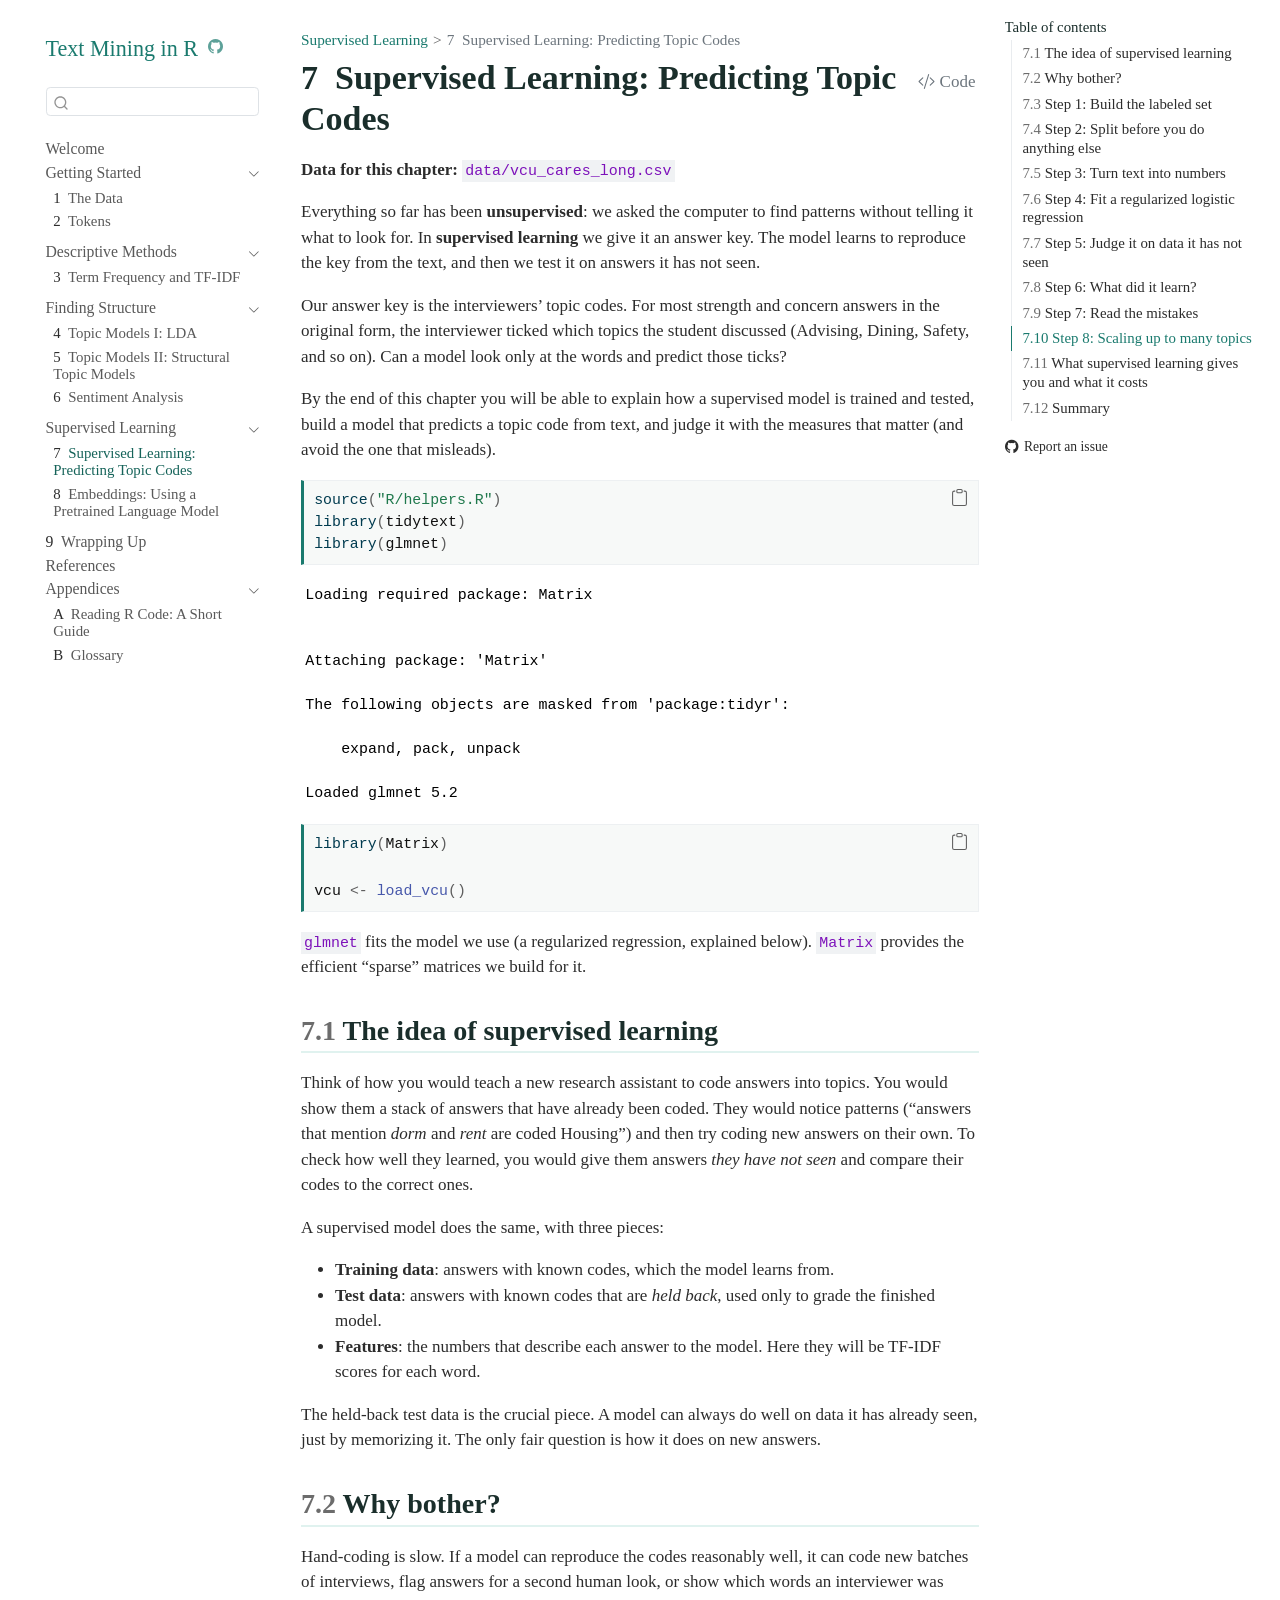
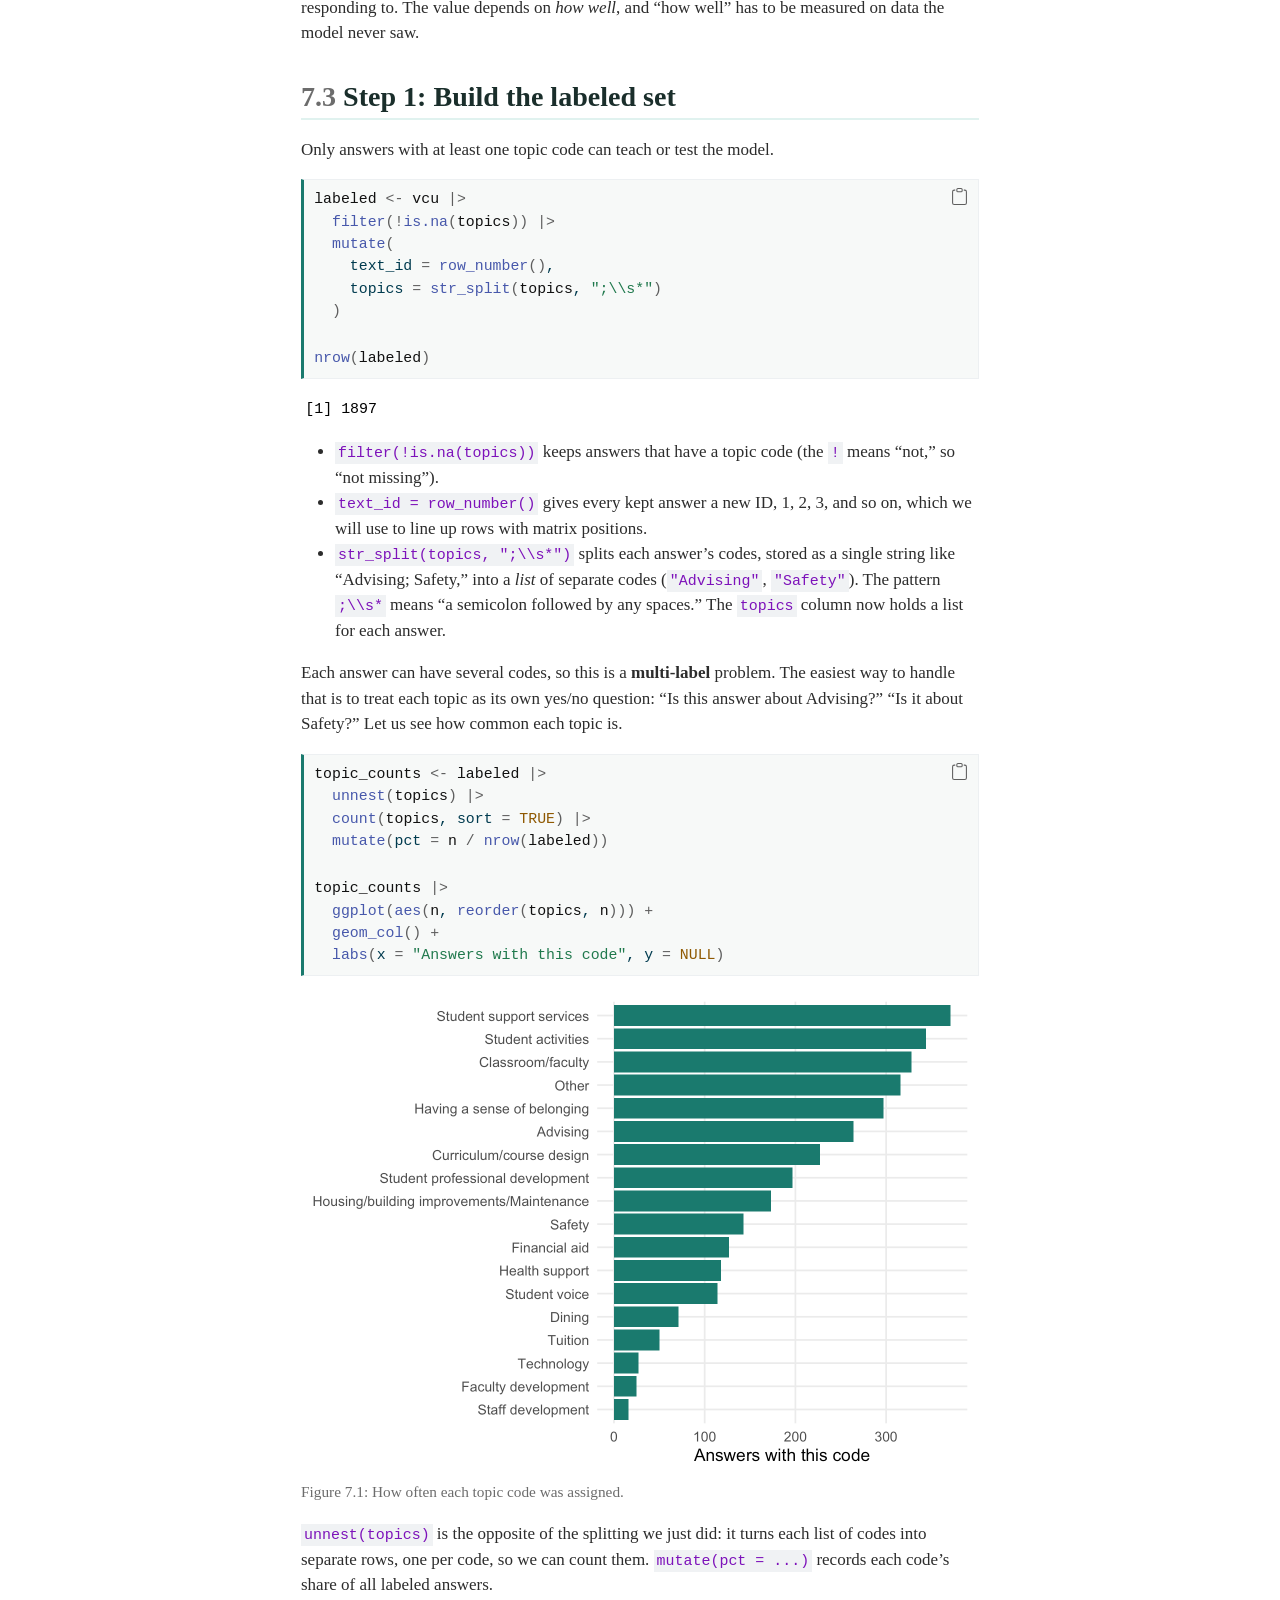
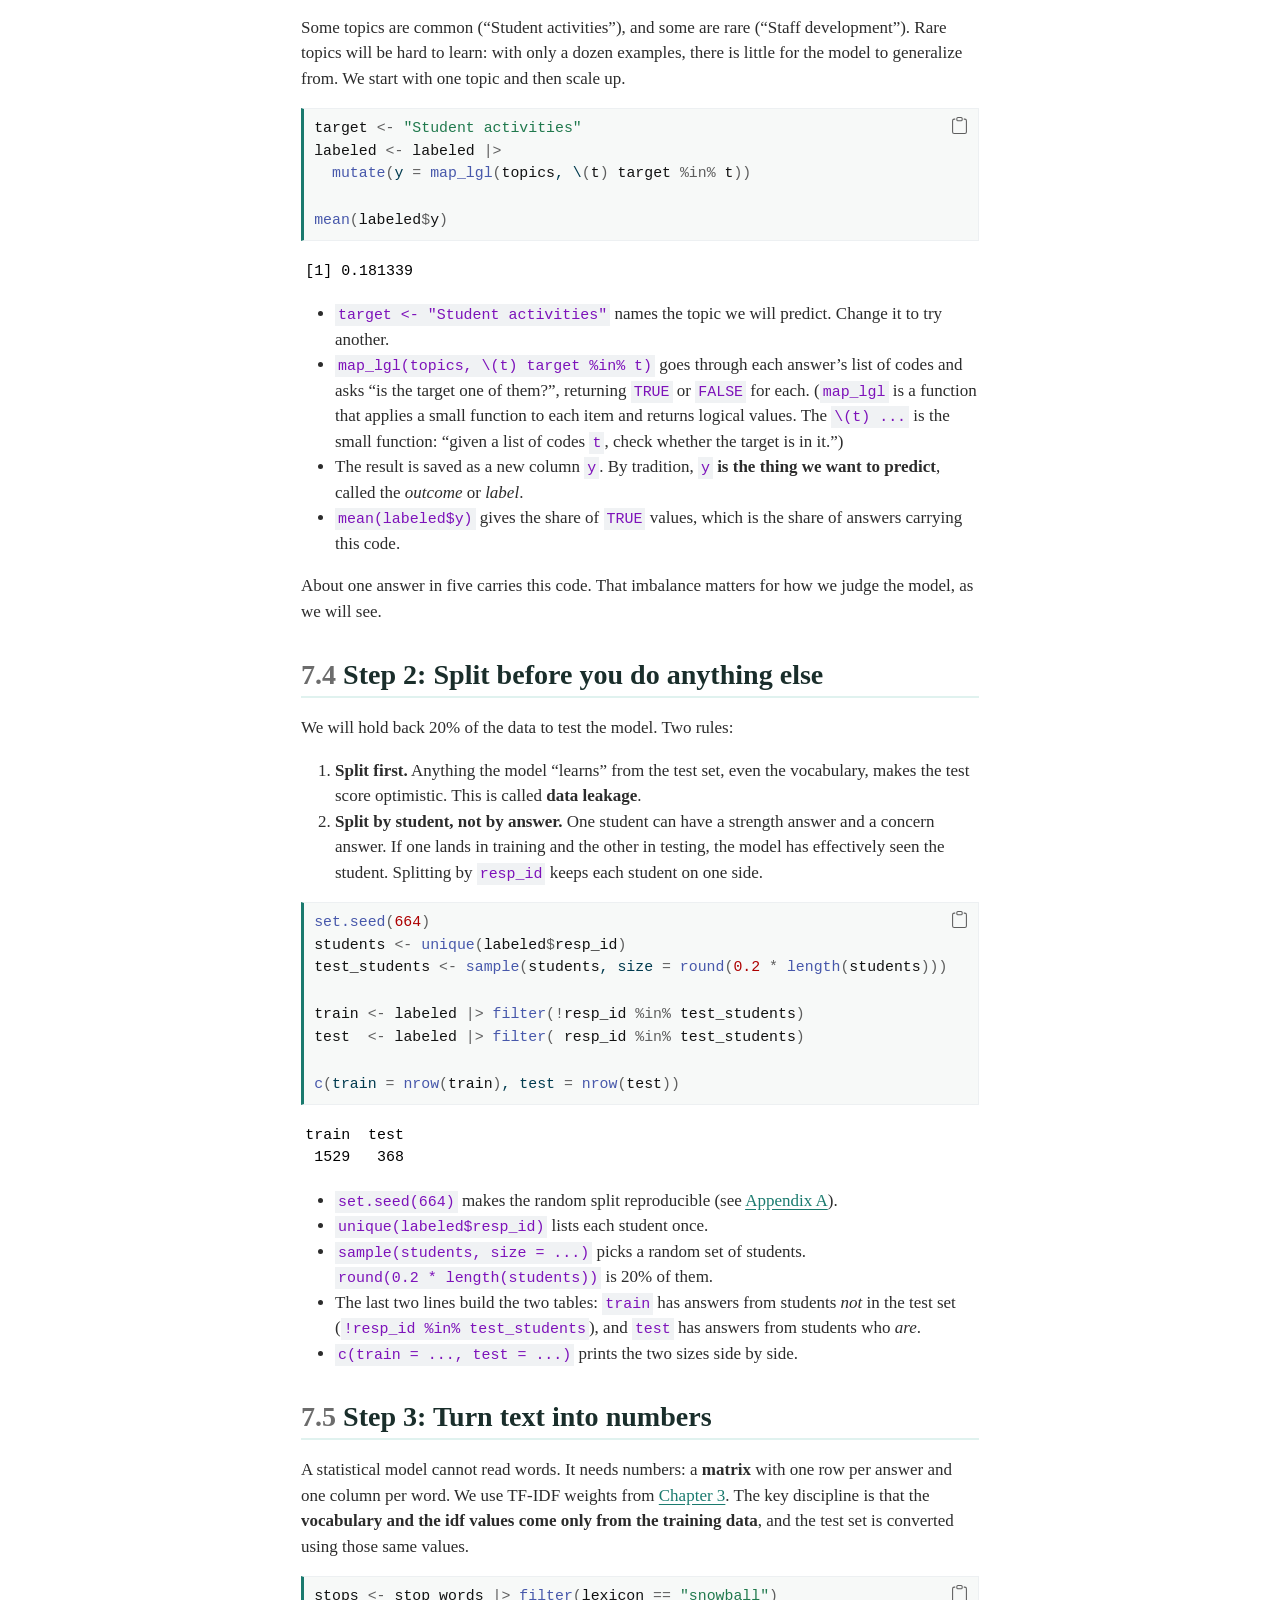
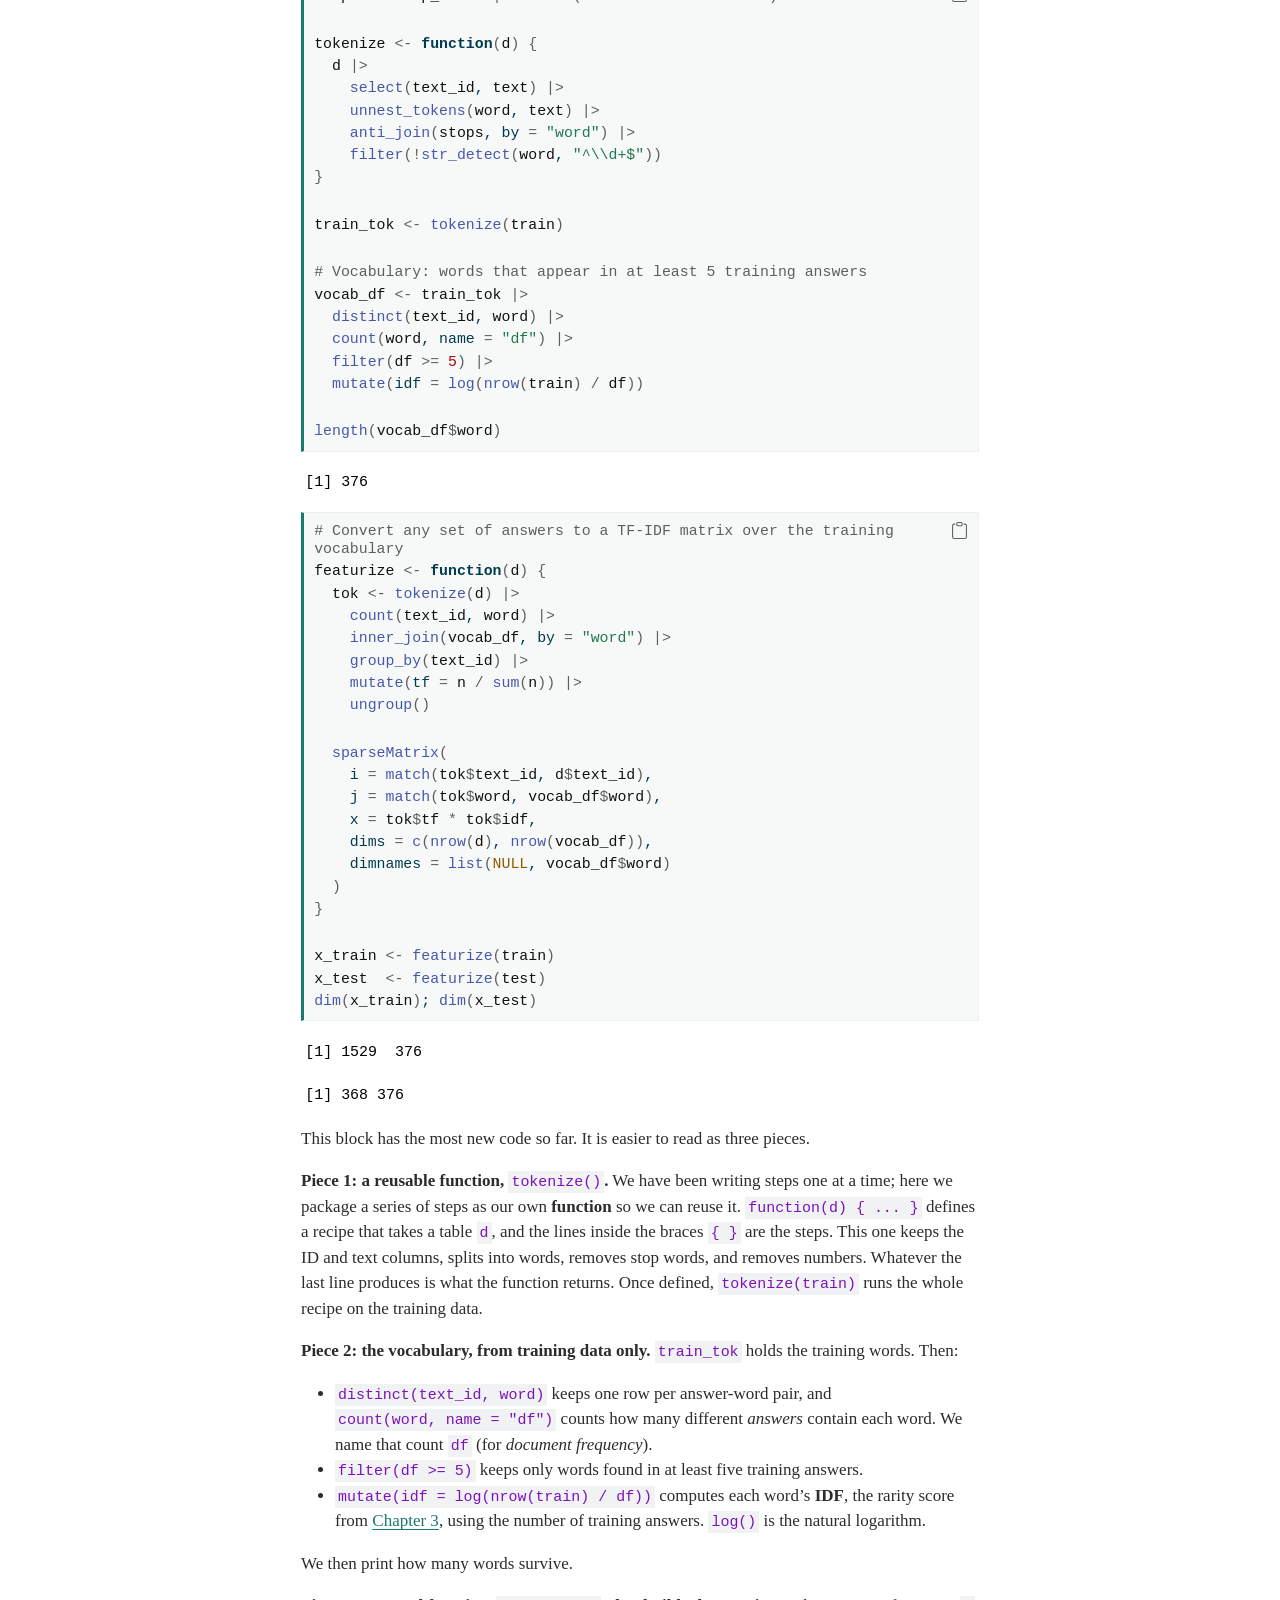
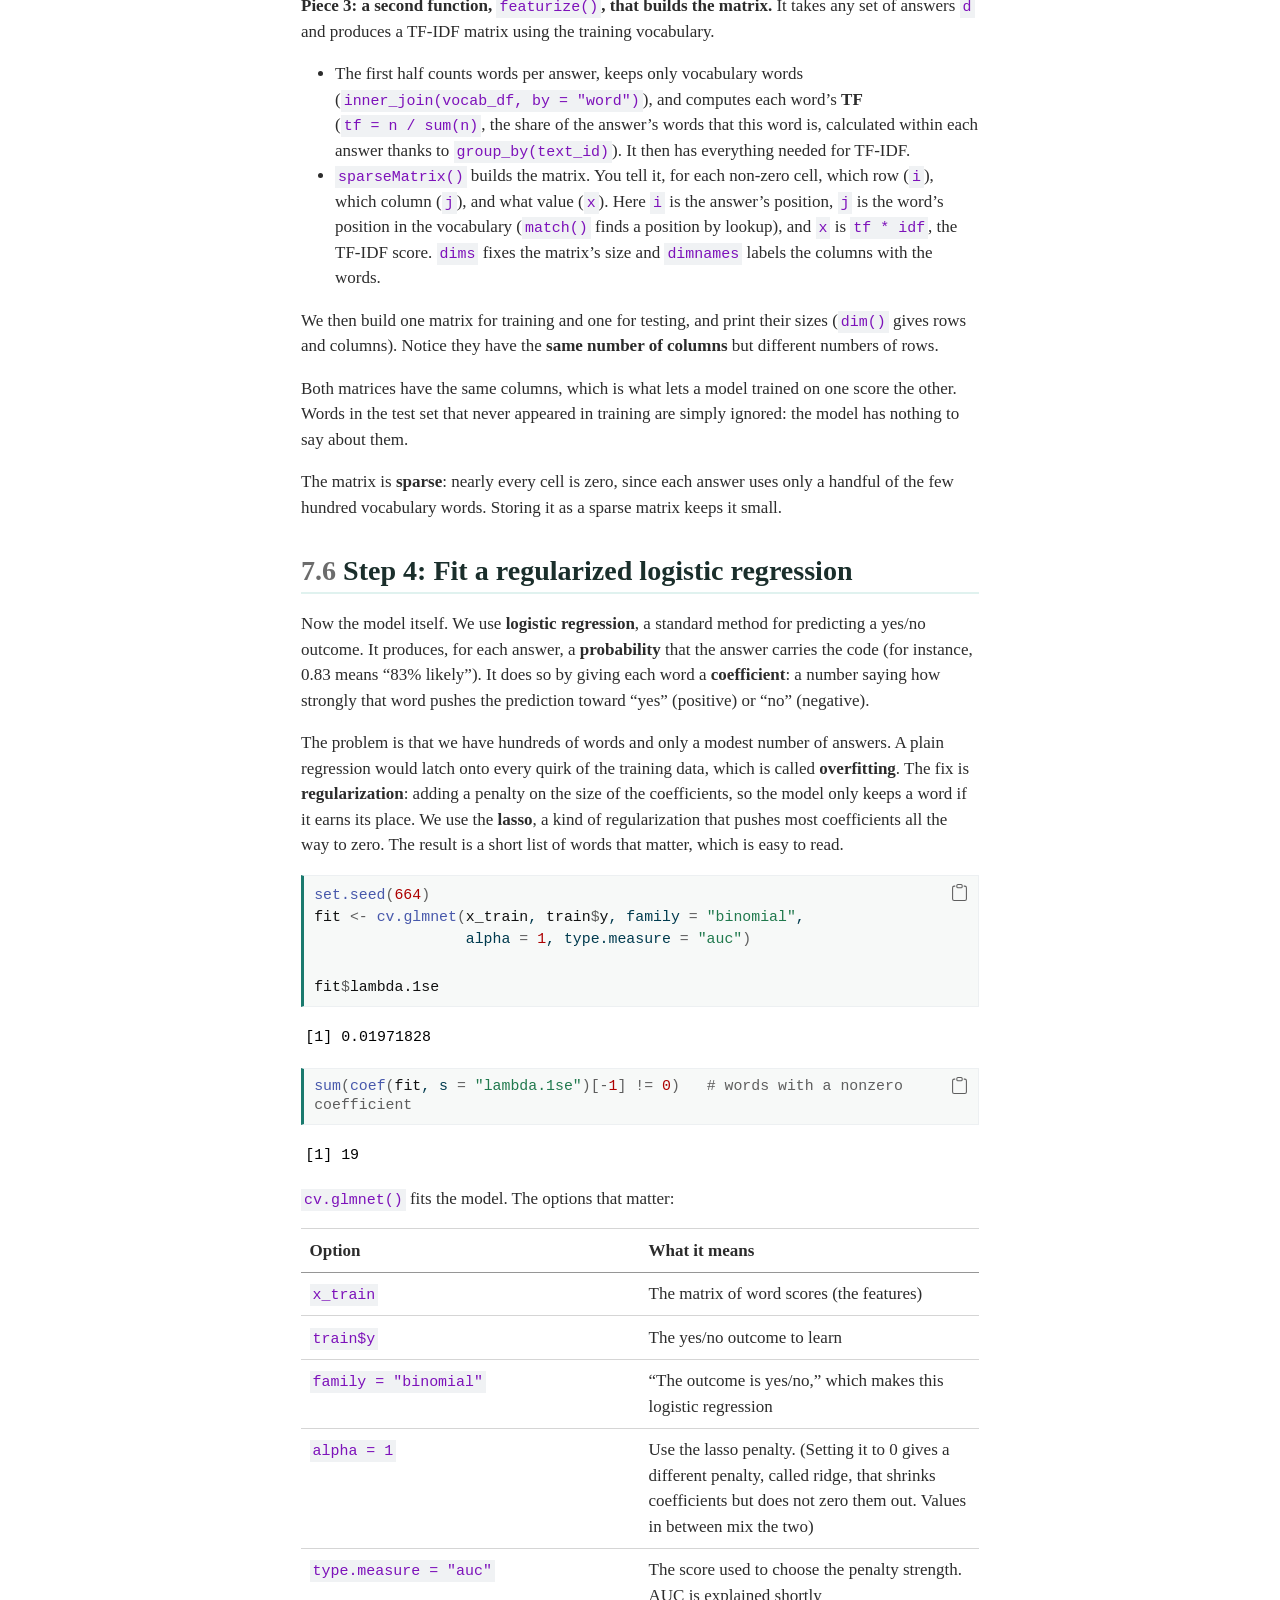
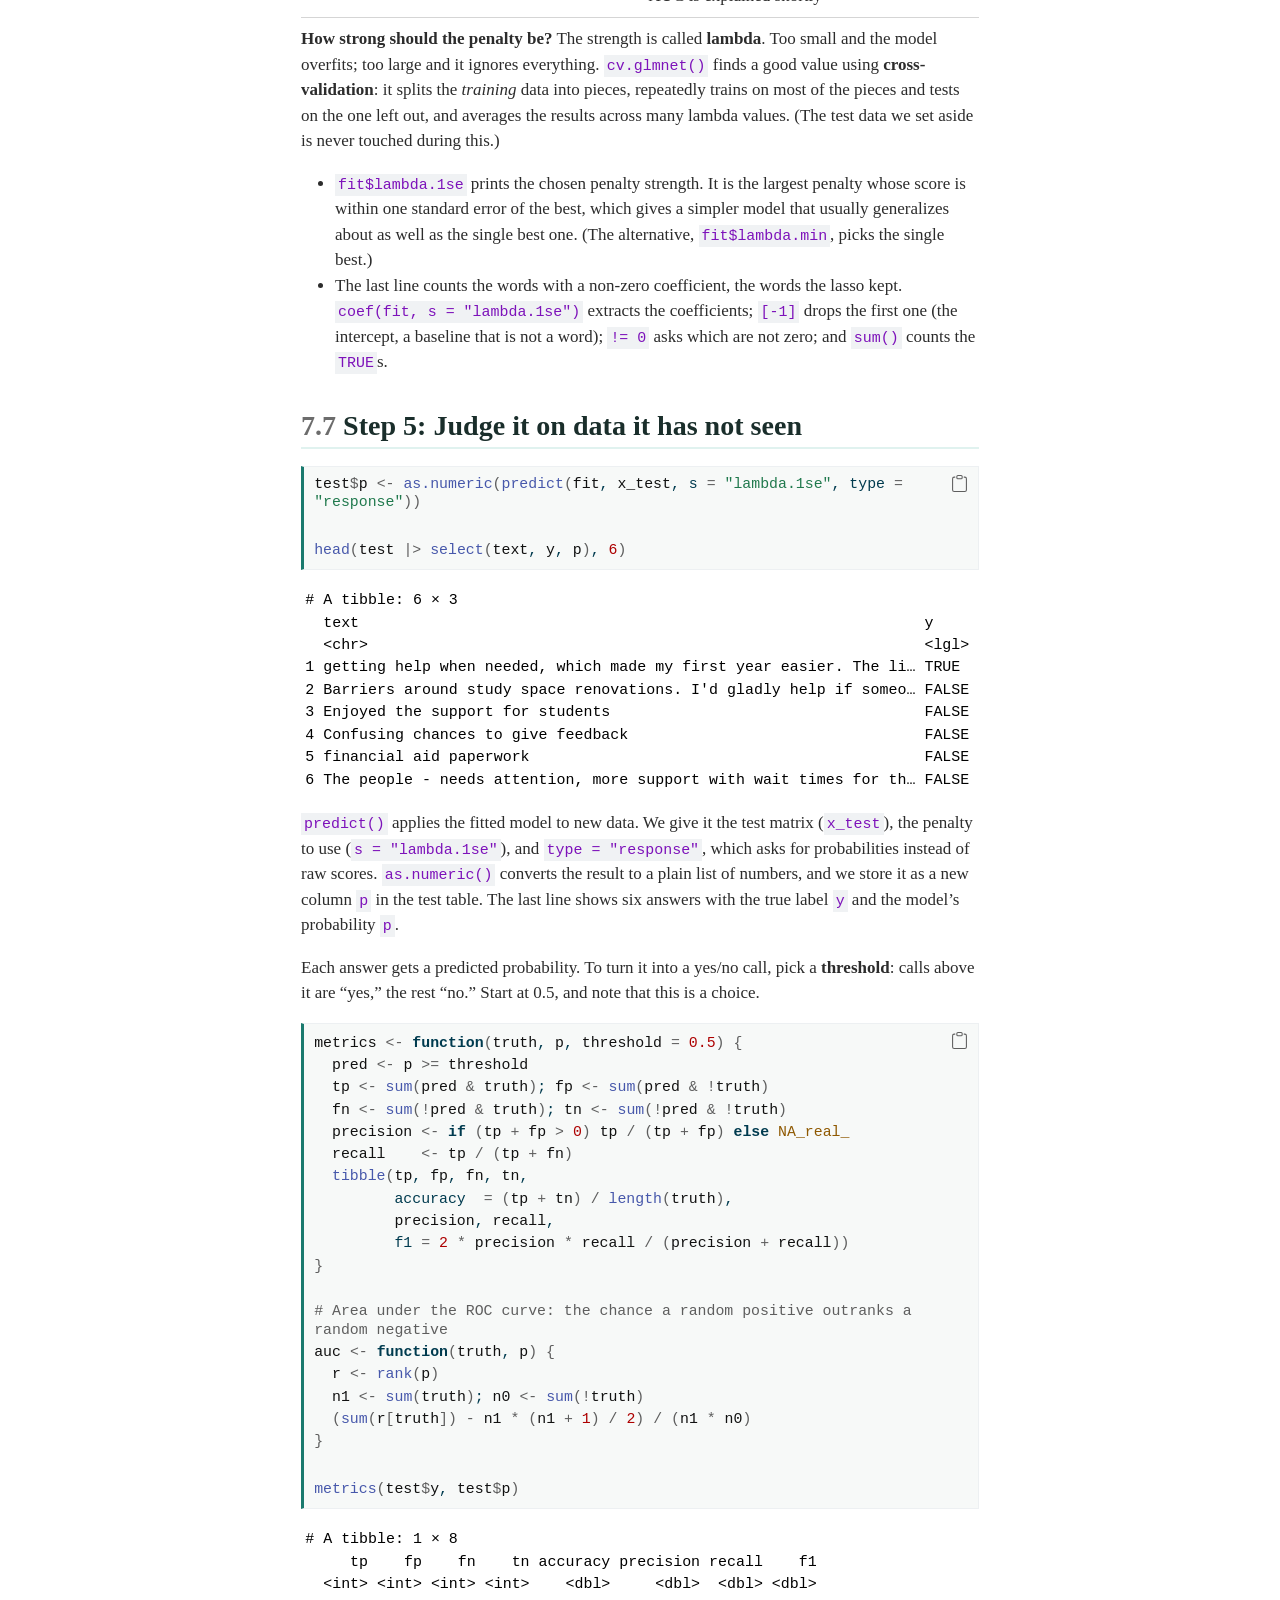
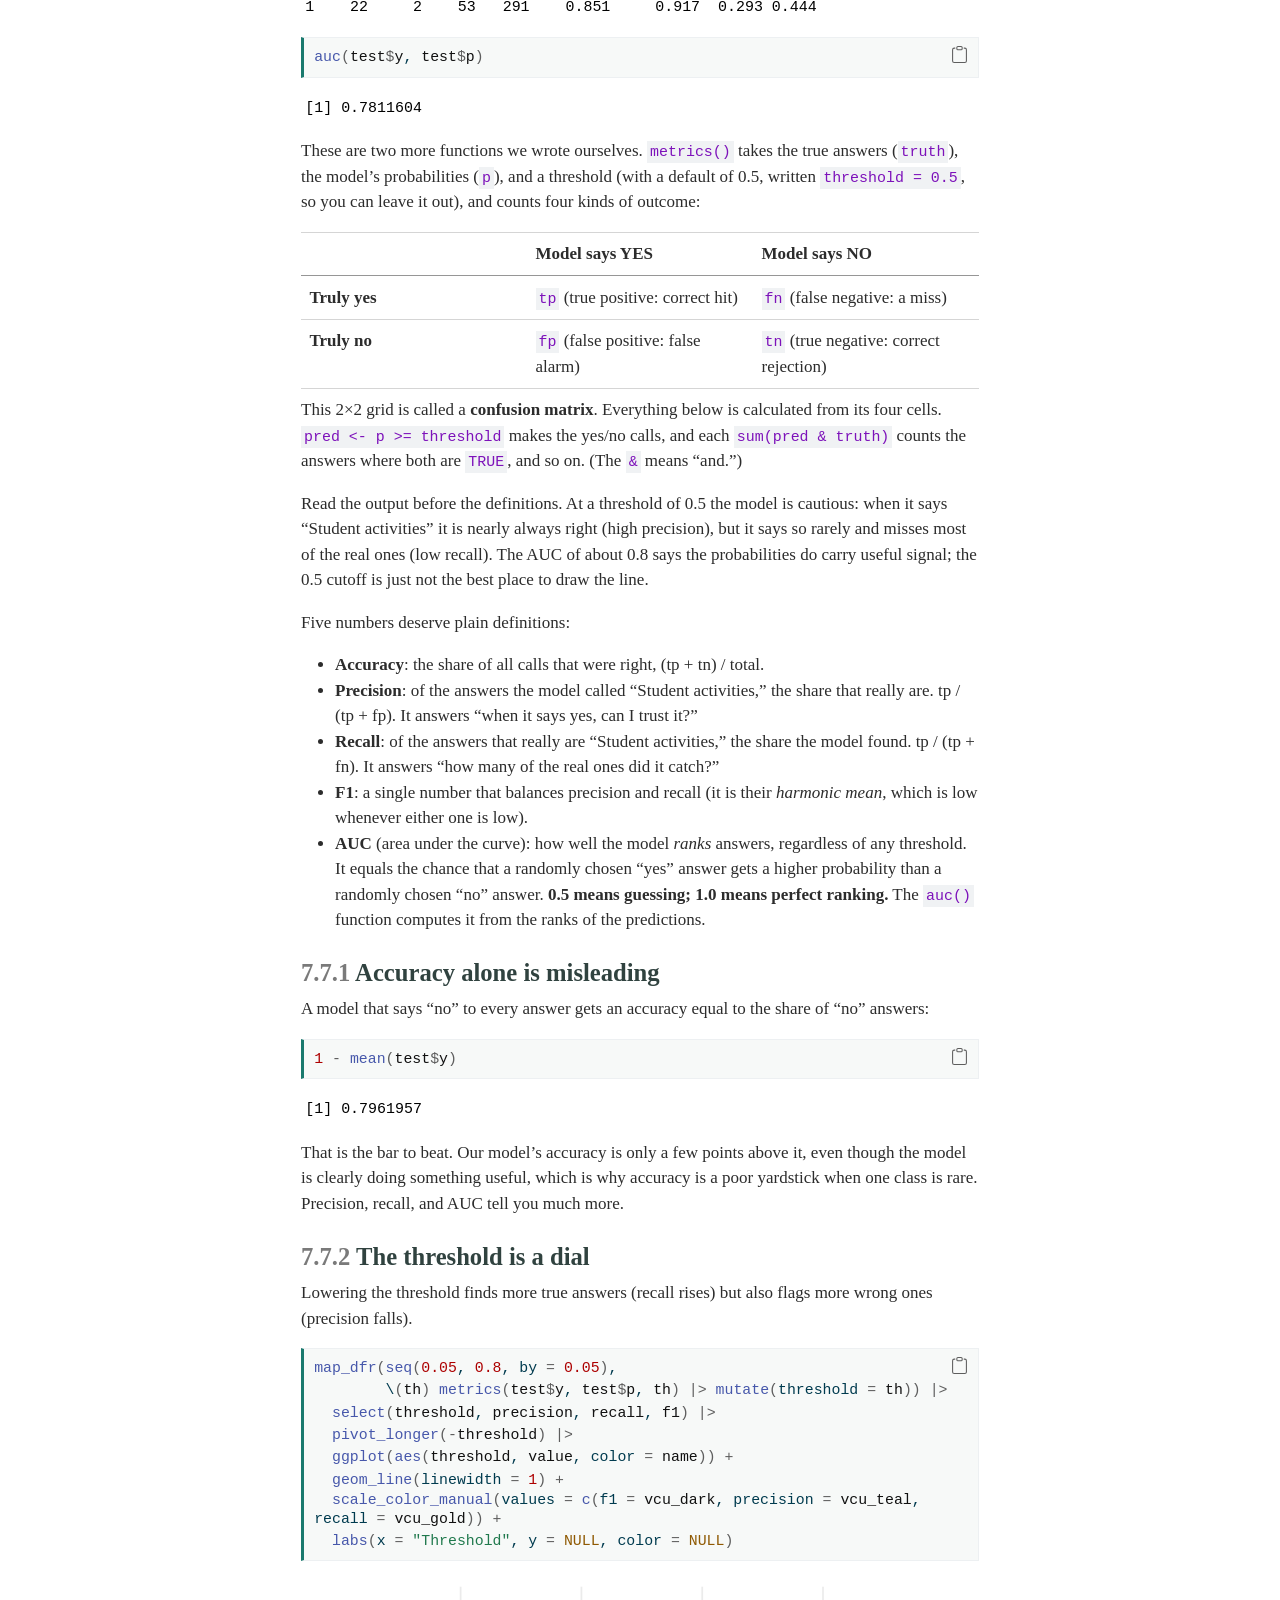
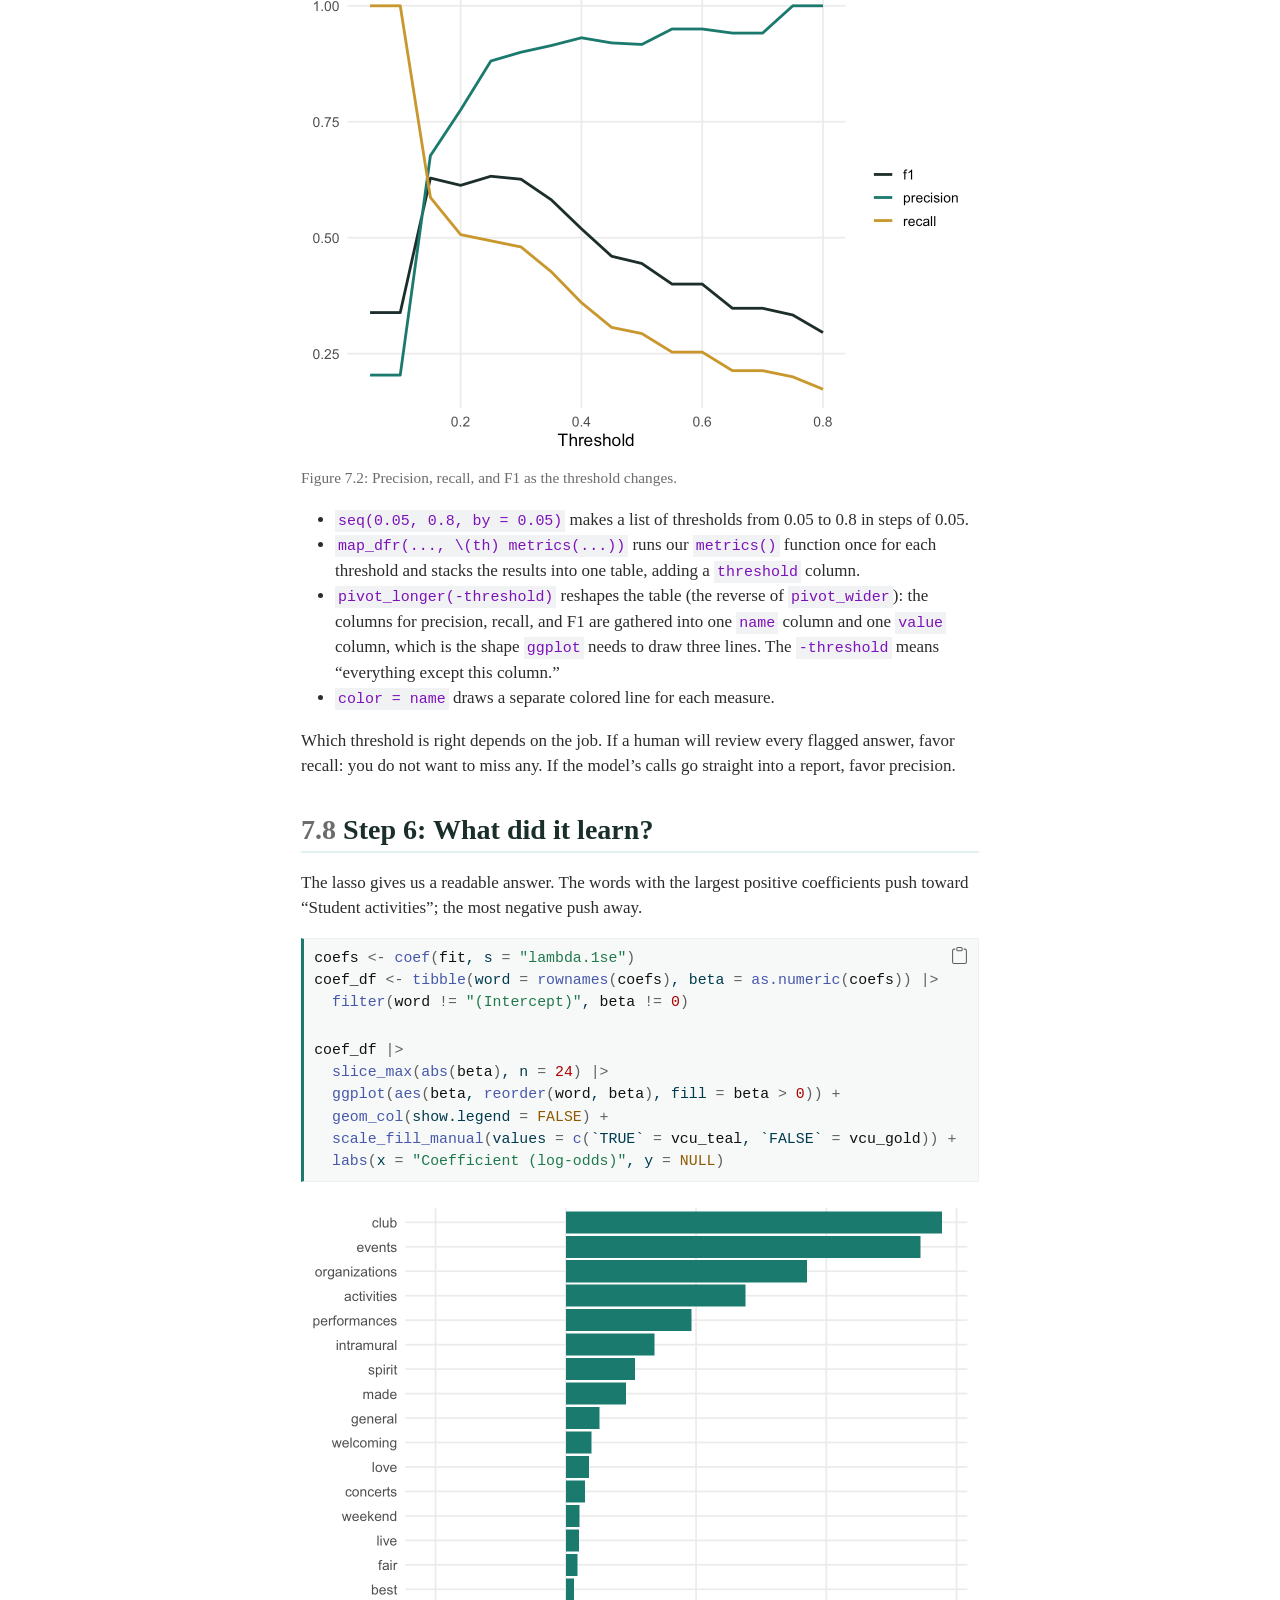
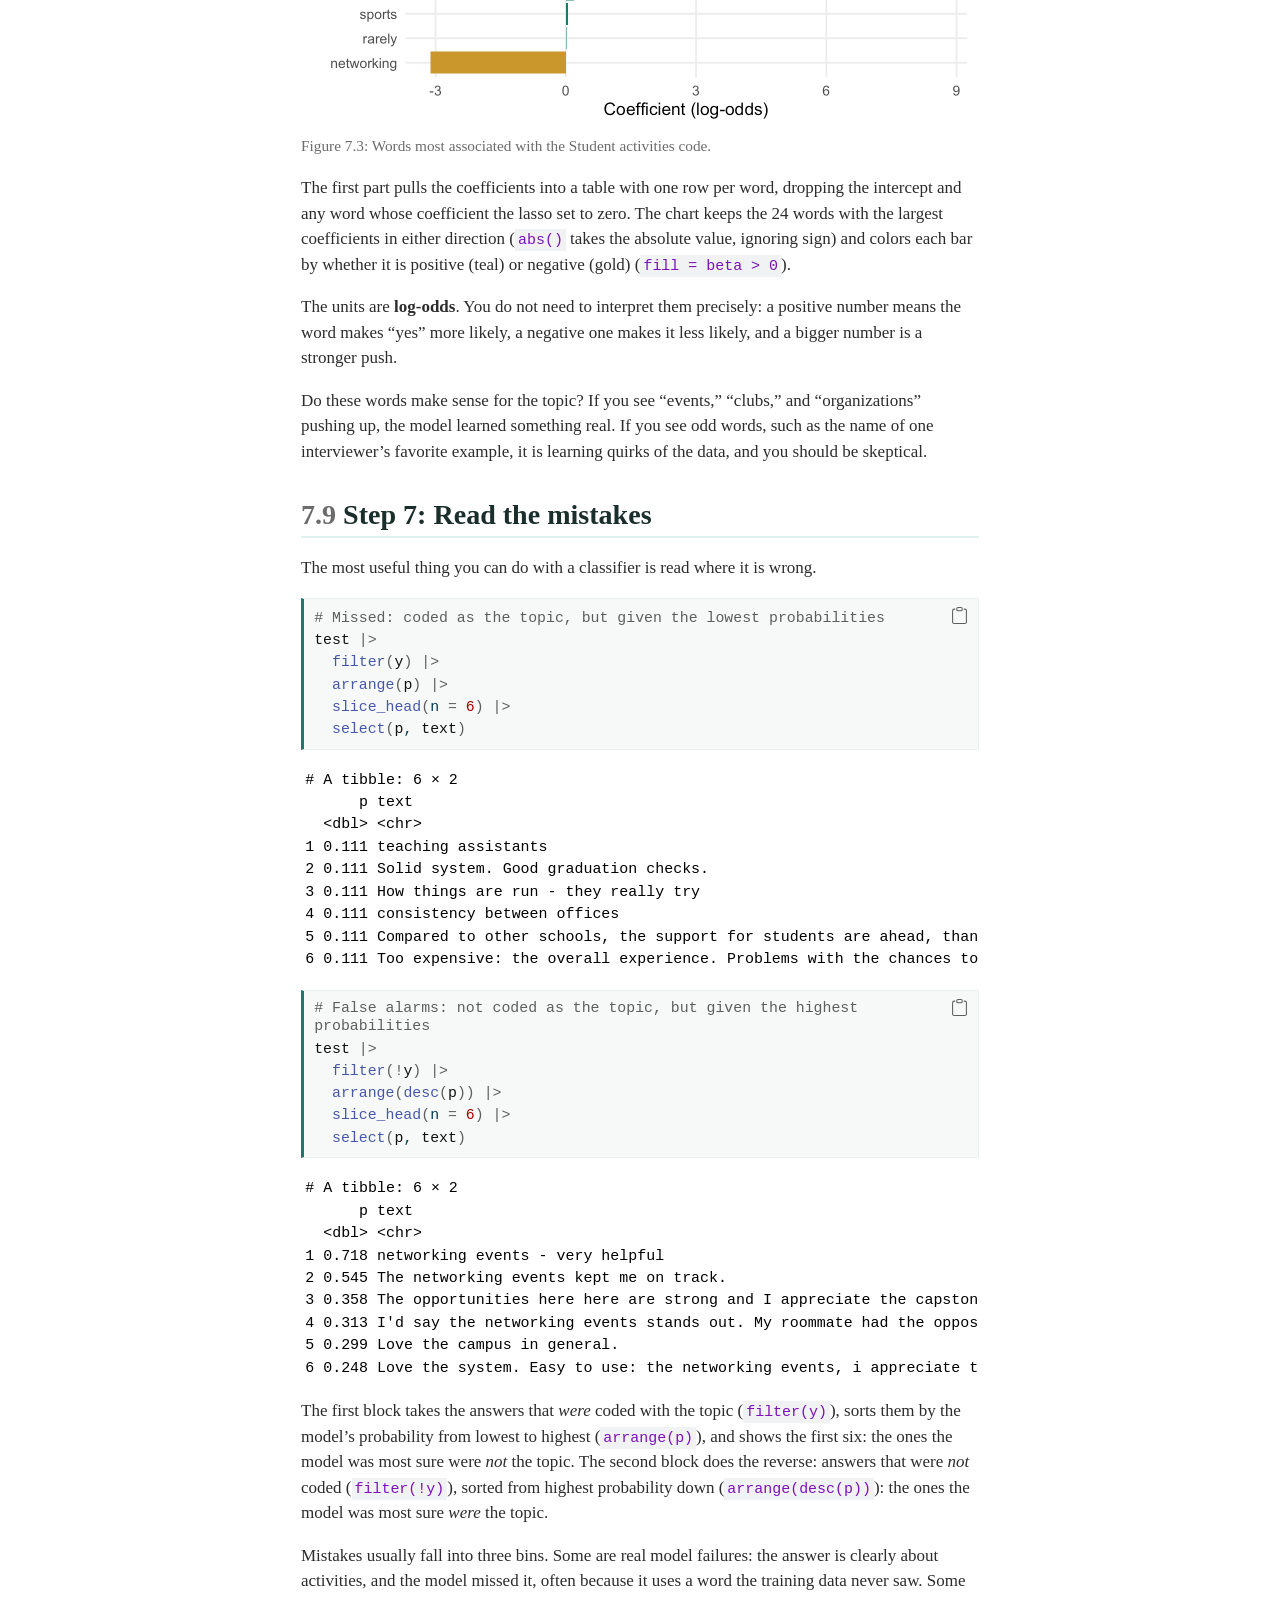
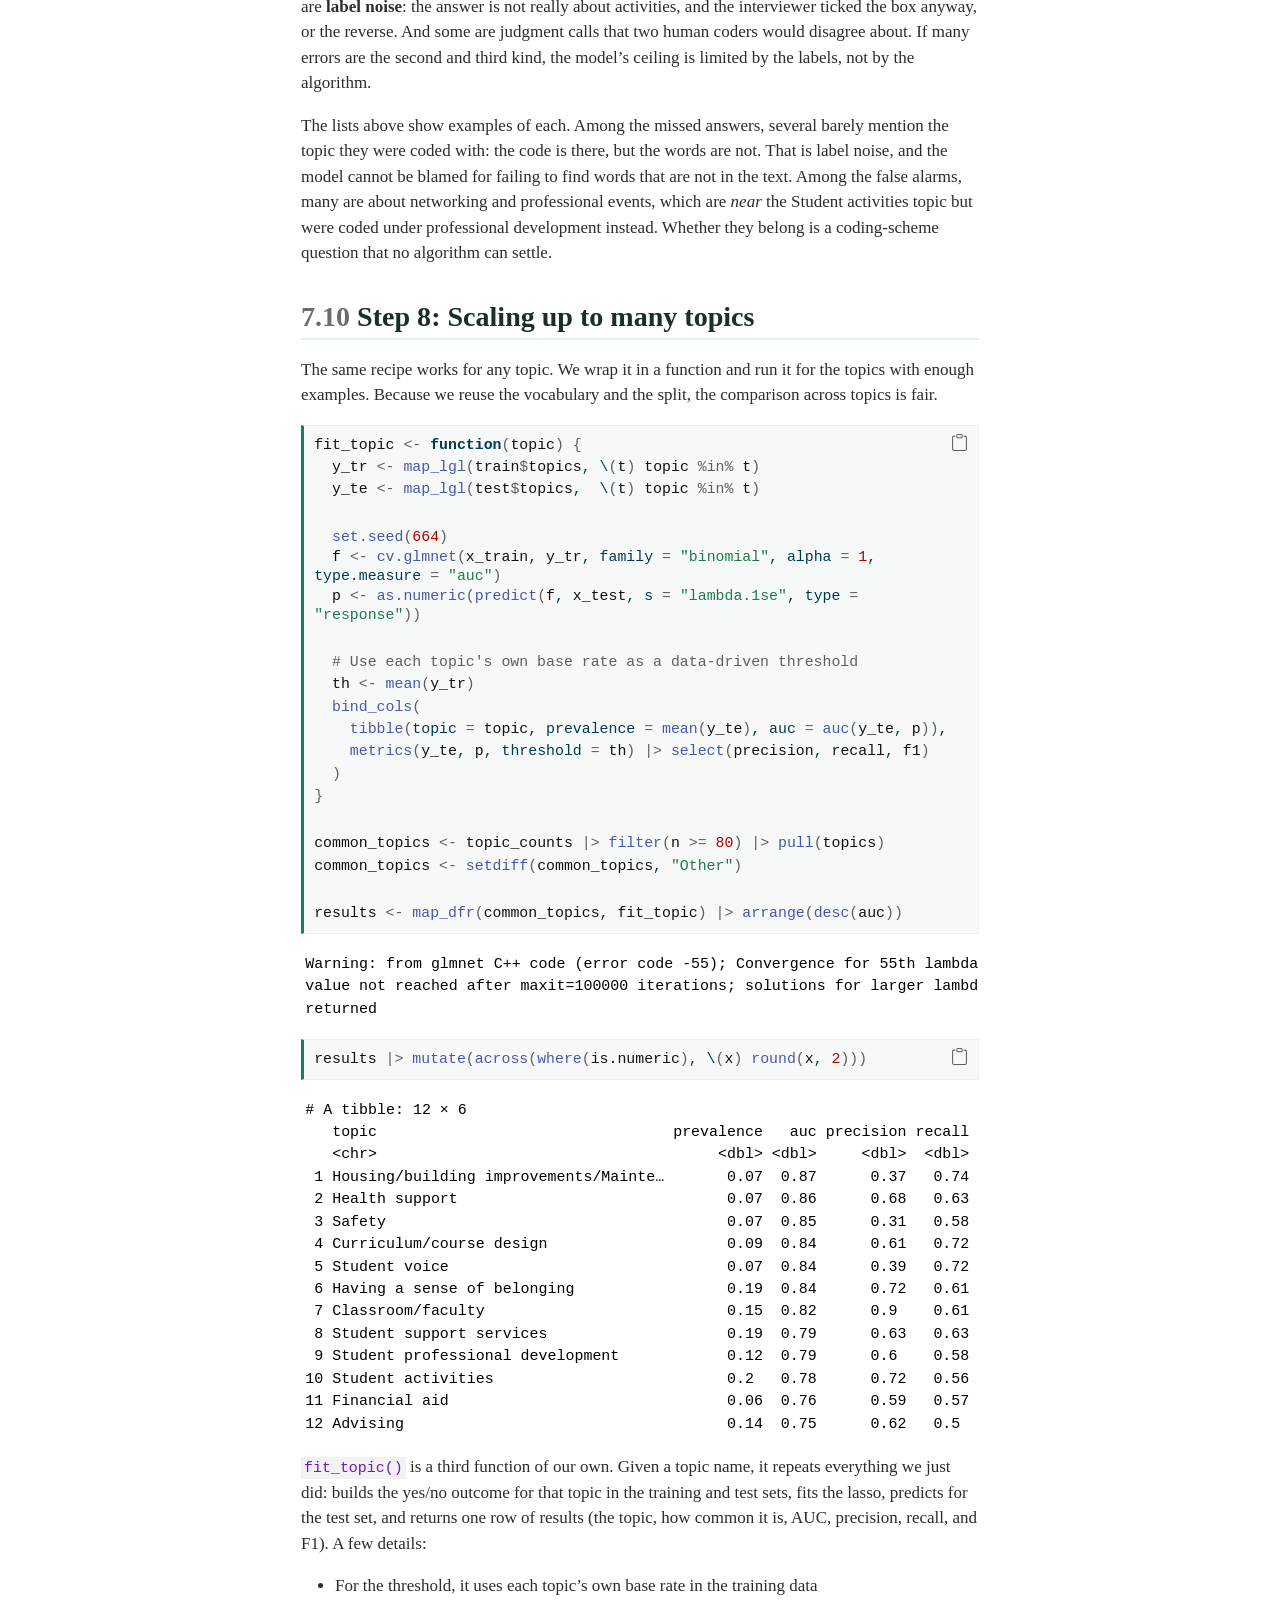
<file: docs/07-supervised.html>
<!DOCTYPE html>
<html xmlns="http://www.w3.org/1999/xhtml" lang="en" xml:lang="en"><head>
<meta http-equiv="Content-Type" content="text/html; charset=UTF-8">
<meta charset="utf-8">
<meta name="generator" content="quarto-1.9.38">
<meta name="viewport" content="width=device-width, initial-scale=1.0, user-scalable=yes">
<meta name="description" content="A hands-on introduction to text mining for lab members, built around open-ended interviews with VCU students. Moves from descriptive methods (word counts, TF-IDF) to topic models, sentiment analysis, and supervised learning.">
<title>7&nbsp; Supervised Learning: Predicting Topic Codes – Text Mining in R</title>
<style>
/* Default styles provided by pandoc.
** See https://pandoc.org/MANUAL.html#variables-for-html for config info.
*/
code{white-space: pre-wrap;}
span.smallcaps{font-variant: small-caps;}
div.columns{display: flex; gap: min(4vw, 1.5em);}
div.column{flex: auto; overflow-x: auto;}
div.hanging-indent{margin-left: 1.5em; text-indent: -1.5em;}
ul.task-list{list-style: none;}
ul.task-list li input[type="checkbox"] {
  width: 0.8em;
  margin: 0 0.8em 0.2em -1em; /* quarto-specific, see https://github.com/quarto-dev/quarto-cli/issues/4556 */ 
  vertical-align: middle;
}
/* CSS for syntax highlighting */
html { -webkit-text-size-adjust: 100%; }
pre > code.sourceCode { white-space: pre; position: relative; }
pre > code.sourceCode > span { display: inline-block; line-height: 1.25; }
pre > code.sourceCode > span:empty { height: 1.2em; }
.sourceCode { overflow: visible; }
code.sourceCode > span { color: inherit; text-decoration: inherit; }
div.sourceCode { margin: 1em 0; }
pre.sourceCode { margin: 0; }
@media screen {
div.sourceCode { overflow: auto; }
}
@media print {
pre > code.sourceCode { white-space: pre-wrap; }
pre > code.sourceCode > span { text-indent: -5em; padding-left: 5em; }
}
pre.numberSource code
  { counter-reset: source-line 0; }
pre.numberSource code > span
  { position: relative; left: -4em; counter-increment: source-line; }
pre.numberSource code > span > a:first-child::before
  { content: counter(source-line);
    position: relative; left: -1em; text-align: right; vertical-align: baseline;
    border: none; display: inline-block;
    -webkit-touch-callout: none; -webkit-user-select: none;
    -khtml-user-select: none; -moz-user-select: none;
    -ms-user-select: none; user-select: none;
    padding: 0 4px; width: 4em;
  }
pre.numberSource { margin-left: 3em;  padding-left: 4px; }
div.sourceCode
  {   }
@media screen {
pre > code.sourceCode > span > a:first-child::before { text-decoration: underline; }
}
</style>

<script src="site_libs/quarto-nav/quarto-nav.js"></script>
<script src="site_libs/quarto-nav/headroom.min.js"></script>
<script src="site_libs/clipboard/clipboard.min.js"></script>
<script src="site_libs/quarto-search/autocomplete.umd.js"></script>
<script src="site_libs/quarto-search/fuse.min.js"></script>
<script src="site_libs/quarto-search/quarto-search.js"></script>
<meta name="quarto:offset" content="./">
<link href="./08-embeddings.html" rel="next">
<link href="./06-sentiment.html" rel="prev">
<script src="site_libs/quarto-html/quarto.js" type="module"></script>
<script src="site_libs/quarto-html/tabsets/tabsets.js" type="module"></script>
<script src="site_libs/quarto-html/popper.min.js"></script>
<script src="site_libs/quarto-html/tippy.umd.min.js"></script>
<script src="site_libs/quarto-html/anchor.min.js"></script>
<link href="site_libs/quarto-html/tippy.css" rel="stylesheet">
<link href="site_libs/quarto-html/quarto-syntax-highlighting-15634bcf2e68342d4ad2dfa704d543f6.css" rel="stylesheet" id="quarto-text-highlighting-styles">
<script src="site_libs/bootstrap/bootstrap.min.js"></script>
<link href="site_libs/bootstrap/bootstrap-icons.css" rel="stylesheet">
<link href="site_libs/bootstrap/bootstrap-0f3a71d5963b834a2d5774f6f36c66af.min.css" rel="stylesheet" append-hash="true" id="quarto-bootstrap" data-mode="light"><script id="quarto-search-options" type="application/json">{
  "location": "sidebar",
  "copy-button": false,
  "collapse-after": 3,
  "panel-placement": "start",
  "type": "textbox",
  "limit": 50,
  "keyboard-shortcut": [
    "f",
    "/",
    "s"
  ],
  "show-item-context": false,
  "language": {
    "search-no-results-text": "No results",
    "search-matching-documents-text": "matching documents",
    "search-copy-link-title": "Copy link to search",
    "search-hide-matches-text": "Hide additional matches",
    "search-more-match-text": "more match in this document",
    "search-more-matches-text": "more matches in this document",
    "search-clear-button-title": "Clear",
    "search-text-placeholder": "",
    "search-detached-cancel-button-title": "Cancel",
    "search-submit-button-title": "Submit",
    "search-label": "Search"
  }
}</script>
</head>
<body class="nav-sidebar floating quarto-light">

<div id="quarto-search-results"></div>
  <header id="quarto-header" class="headroom fixed-top"><nav class="quarto-secondary-nav"><div class="container-fluid d-flex">
      <button type="button" class="quarto-btn-toggle btn" data-bs-toggle="collapse" role="button" data-bs-target=".quarto-sidebar-collapse-item" aria-controls="quarto-sidebar" aria-expanded="false" aria-label="Toggle sidebar navigation" onclick="if (window.quartoToggleHeadroom) { window.quartoToggleHeadroom(); }">
        <i class="bi bi-layout-text-sidebar-reverse"></i>
      </button>
        <nav class="quarto-page-breadcrumbs" aria-label="breadcrumb"><ol class="breadcrumb"><li class="breadcrumb-item"><a href="./07-supervised.html">Supervised Learning</a></li><li class="breadcrumb-item"><a href="./07-supervised.html"><span class="chapter-number">7</span>&nbsp; <span class="chapter-title">Supervised Learning: Predicting Topic Codes</span></a></li></ol></nav>
        <a class="flex-grow-1" role="navigation" data-bs-toggle="collapse" data-bs-target=".quarto-sidebar-collapse-item" aria-controls="quarto-sidebar" aria-expanded="false" aria-label="Toggle sidebar navigation" onclick="if (window.quartoToggleHeadroom) { window.quartoToggleHeadroom(); }">      
        </a>
      <button type="button" class="btn quarto-search-button" aria-label="Search" onclick="window.quartoOpenSearch();">
        <i class="bi bi-search"></i>
      </button>
    </div>
  </nav></header><!-- content --><div id="quarto-content" class="quarto-container page-columns page-rows-contents page-layout-article">
<!-- sidebar -->
  <nav id="quarto-sidebar" class="sidebar collapse collapse-horizontal quarto-sidebar-collapse-item sidebar-navigation floating overflow-auto"><div class="pt-lg-2 mt-2 text-left sidebar-header">
    <div class="sidebar-title mb-0 py-0">
      <a href="./">Text Mining in R</a> 
        <div class="sidebar-tools-main">
    <a href="https://github.com/mikediam123/text-mining" title="Source Code" class="quarto-navigation-tool px-1" aria-label="Source Code"><i class="bi bi-github"></i></a>
</div>
    </div>
      </div>
        <div class="mt-2 flex-shrink-0 align-items-center">
        <div class="sidebar-search">
        <div id="quarto-search" class="" title="Search"></div>
        </div>
        </div>
    <div class="sidebar-menu-container"> 
    <ul class="list-unstyled mt-1">
<li class="sidebar-item">
  <div class="sidebar-item-container"> 
  <a href="./index.html" class="sidebar-item-text sidebar-link">
 <span class="menu-text">Welcome</span></a>
  </div>
</li>
        <li class="sidebar-item sidebar-item-section">
      <div class="sidebar-item-container"> 
            <a class="sidebar-item-text sidebar-link text-start" data-bs-toggle="collapse" data-bs-target="#quarto-sidebar-section-1" role="navigation" aria-expanded="true">
 <span class="menu-text">Getting Started</span></a>
          <a class="sidebar-item-toggle text-start" data-bs-toggle="collapse" data-bs-target="#quarto-sidebar-section-1" role="navigation" aria-expanded="true" aria-label="Toggle section">
            <i class="bi bi-chevron-right ms-2"></i>
          </a> 
      </div>
      <ul id="quarto-sidebar-section-1" class="collapse list-unstyled sidebar-section depth1 show">
<li class="sidebar-item">
  <div class="sidebar-item-container"> 
  <a href="./01-the-data.html" class="sidebar-item-text sidebar-link">
 <span class="menu-text"><span class="chapter-number">1</span>&nbsp; <span class="chapter-title">The Data</span></span></a>
  </div>
</li>
          <li class="sidebar-item">
  <div class="sidebar-item-container"> 
  <a href="./02-tokens.html" class="sidebar-item-text sidebar-link">
 <span class="menu-text"><span class="chapter-number">2</span>&nbsp; <span class="chapter-title">Tokens</span></span></a>
  </div>
</li>
      </ul>
</li>
        <li class="sidebar-item sidebar-item-section">
      <div class="sidebar-item-container"> 
            <a class="sidebar-item-text sidebar-link text-start" data-bs-toggle="collapse" data-bs-target="#quarto-sidebar-section-2" role="navigation" aria-expanded="true">
 <span class="menu-text">Descriptive Methods</span></a>
          <a class="sidebar-item-toggle text-start" data-bs-toggle="collapse" data-bs-target="#quarto-sidebar-section-2" role="navigation" aria-expanded="true" aria-label="Toggle section">
            <i class="bi bi-chevron-right ms-2"></i>
          </a> 
      </div>
      <ul id="quarto-sidebar-section-2" class="collapse list-unstyled sidebar-section depth1 show">
<li class="sidebar-item">
  <div class="sidebar-item-container"> 
  <a href="./03-tf-idf.html" class="sidebar-item-text sidebar-link">
 <span class="menu-text"><span class="chapter-number">3</span>&nbsp; <span class="chapter-title">Term Frequency and TF-IDF</span></span></a>
  </div>
</li>
      </ul>
</li>
        <li class="sidebar-item sidebar-item-section">
      <div class="sidebar-item-container"> 
            <a class="sidebar-item-text sidebar-link text-start" data-bs-toggle="collapse" data-bs-target="#quarto-sidebar-section-3" role="navigation" aria-expanded="true">
 <span class="menu-text">Finding Structure</span></a>
          <a class="sidebar-item-toggle text-start" data-bs-toggle="collapse" data-bs-target="#quarto-sidebar-section-3" role="navigation" aria-expanded="true" aria-label="Toggle section">
            <i class="bi bi-chevron-right ms-2"></i>
          </a> 
      </div>
      <ul id="quarto-sidebar-section-3" class="collapse list-unstyled sidebar-section depth1 show">
<li class="sidebar-item">
  <div class="sidebar-item-container"> 
  <a href="./04-topic-lda.html" class="sidebar-item-text sidebar-link">
 <span class="menu-text"><span class="chapter-number">4</span>&nbsp; <span class="chapter-title">Topic Models I: LDA</span></span></a>
  </div>
</li>
          <li class="sidebar-item">
  <div class="sidebar-item-container"> 
  <a href="./05-topic-stm.html" class="sidebar-item-text sidebar-link">
 <span class="menu-text"><span class="chapter-number">5</span>&nbsp; <span class="chapter-title">Topic Models II: Structural Topic Models</span></span></a>
  </div>
</li>
          <li class="sidebar-item">
  <div class="sidebar-item-container"> 
  <a href="./06-sentiment.html" class="sidebar-item-text sidebar-link">
 <span class="menu-text"><span class="chapter-number">6</span>&nbsp; <span class="chapter-title">Sentiment Analysis</span></span></a>
  </div>
</li>
      </ul>
</li>
        <li class="sidebar-item sidebar-item-section">
      <div class="sidebar-item-container"> 
            <a class="sidebar-item-text sidebar-link text-start" data-bs-toggle="collapse" data-bs-target="#quarto-sidebar-section-4" role="navigation" aria-expanded="true">
 <span class="menu-text">Supervised Learning</span></a>
          <a class="sidebar-item-toggle text-start" data-bs-toggle="collapse" data-bs-target="#quarto-sidebar-section-4" role="navigation" aria-expanded="true" aria-label="Toggle section">
            <i class="bi bi-chevron-right ms-2"></i>
          </a> 
      </div>
      <ul id="quarto-sidebar-section-4" class="collapse list-unstyled sidebar-section depth1 show">
<li class="sidebar-item">
  <div class="sidebar-item-container"> 
  <a href="./07-supervised.html" class="sidebar-item-text sidebar-link active">
 <span class="menu-text"><span class="chapter-number">7</span>&nbsp; <span class="chapter-title">Supervised Learning: Predicting Topic Codes</span></span></a>
  </div>
</li>
          <li class="sidebar-item">
  <div class="sidebar-item-container"> 
  <a href="./08-embeddings.html" class="sidebar-item-text sidebar-link">
 <span class="menu-text"><span class="chapter-number">8</span>&nbsp; <span class="chapter-title">Embeddings: Using a Pretrained Language Model</span></span></a>
  </div>
</li>
      </ul>
</li>
        <li class="sidebar-item">
  <div class="sidebar-item-container"> 
  <a href="./09-wrapping-up.html" class="sidebar-item-text sidebar-link">
 <span class="menu-text"><span class="chapter-number">9</span>&nbsp; <span class="chapter-title">Wrapping Up</span></span></a>
  </div>
</li>
        <li class="sidebar-item">
  <div class="sidebar-item-container"> 
  <a href="./references.html" class="sidebar-item-text sidebar-link">
 <span class="menu-text">References</span></a>
  </div>
</li>
        <li class="sidebar-item sidebar-item-section">
      <div class="sidebar-item-container"> 
            <a class="sidebar-item-text sidebar-link text-start" data-bs-toggle="collapse" data-bs-target="#quarto-sidebar-section-5" role="navigation" aria-expanded="true">
 <span class="menu-text">Appendices</span></a>
          <a class="sidebar-item-toggle text-start" data-bs-toggle="collapse" data-bs-target="#quarto-sidebar-section-5" role="navigation" aria-expanded="true" aria-label="Toggle section">
            <i class="bi bi-chevron-right ms-2"></i>
          </a> 
      </div>
      <ul id="quarto-sidebar-section-5" class="collapse list-unstyled sidebar-section depth1 show">
<li class="sidebar-item">
  <div class="sidebar-item-container"> 
  <a href="./appendix-r-primer.html" class="sidebar-item-text sidebar-link">
 <span class="menu-text"><span class="chapter-number">A</span>&nbsp; <span class="chapter-title">Reading R Code: A Short Guide</span></span></a>
  </div>
</li>
          <li class="sidebar-item">
  <div class="sidebar-item-container"> 
  <a href="./appendix-glossary.html" class="sidebar-item-text sidebar-link">
 <span class="menu-text"><span class="chapter-number">B</span>&nbsp; <span class="chapter-title">Glossary</span></span></a>
  </div>
</li>
      </ul>
</li>
    </ul>
</div>
</nav><div id="quarto-sidebar-glass" class="quarto-sidebar-collapse-item" data-bs-toggle="collapse" data-bs-target=".quarto-sidebar-collapse-item"></div>
<!-- margin-sidebar -->
    <div id="quarto-margin-sidebar" class="sidebar margin-sidebar">
        <nav id="TOC" role="doc-toc" class="toc-active"><h2 id="toc-title">Table of contents</h2>
   
  <ul>
<li><a href="#the-idea-of-supervised-learning" id="toc-the-idea-of-supervised-learning" class="nav-link active" data-scroll-target="#the-idea-of-supervised-learning"><span class="header-section-number">7.1</span> The idea of supervised learning</a></li>
  <li><a href="#why-bother" id="toc-why-bother" class="nav-link" data-scroll-target="#why-bother"><span class="header-section-number">7.2</span> Why bother?</a></li>
  <li><a href="#step-1-build-the-labeled-set" id="toc-step-1-build-the-labeled-set" class="nav-link" data-scroll-target="#step-1-build-the-labeled-set"><span class="header-section-number">7.3</span> Step 1: Build the labeled set</a></li>
  <li><a href="#step-2-split-before-you-do-anything-else" id="toc-step-2-split-before-you-do-anything-else" class="nav-link" data-scroll-target="#step-2-split-before-you-do-anything-else"><span class="header-section-number">7.4</span> Step 2: Split before you do anything else</a></li>
  <li><a href="#step-3-turn-text-into-numbers" id="toc-step-3-turn-text-into-numbers" class="nav-link" data-scroll-target="#step-3-turn-text-into-numbers"><span class="header-section-number">7.5</span> Step 3: Turn text into numbers</a></li>
  <li><a href="#step-4-fit-a-regularized-logistic-regression" id="toc-step-4-fit-a-regularized-logistic-regression" class="nav-link" data-scroll-target="#step-4-fit-a-regularized-logistic-regression"><span class="header-section-number">7.6</span> Step 4: Fit a regularized logistic regression</a></li>
  <li>
<a href="#step-5-judge-it-on-data-it-has-not-seen" id="toc-step-5-judge-it-on-data-it-has-not-seen" class="nav-link" data-scroll-target="#step-5-judge-it-on-data-it-has-not-seen"><span class="header-section-number">7.7</span> Step 5: Judge it on data it has not seen</a>
  <ul class="collapse">
<li><a href="#accuracy-alone-is-misleading" id="toc-accuracy-alone-is-misleading" class="nav-link" data-scroll-target="#accuracy-alone-is-misleading"><span class="header-section-number">7.7.1</span> Accuracy alone is misleading</a></li>
  <li><a href="#the-threshold-is-a-dial" id="toc-the-threshold-is-a-dial" class="nav-link" data-scroll-target="#the-threshold-is-a-dial"><span class="header-section-number">7.7.2</span> The threshold is a dial</a></li>
  </ul>
</li>
  <li><a href="#step-6-what-did-it-learn" id="toc-step-6-what-did-it-learn" class="nav-link" data-scroll-target="#step-6-what-did-it-learn"><span class="header-section-number">7.8</span> Step 6: What did it learn?</a></li>
  <li><a href="#step-7-read-the-mistakes" id="toc-step-7-read-the-mistakes" class="nav-link" data-scroll-target="#step-7-read-the-mistakes"><span class="header-section-number">7.9</span> Step 7: Read the mistakes</a></li>
  <li><a href="#step-8-scaling-up-to-many-topics" id="toc-step-8-scaling-up-to-many-topics" class="nav-link" data-scroll-target="#step-8-scaling-up-to-many-topics"><span class="header-section-number">7.10</span> Step 8: Scaling up to many topics</a></li>
  <li><a href="#what-supervised-learning-gives-you-and-what-it-costs" id="toc-what-supervised-learning-gives-you-and-what-it-costs" class="nav-link" data-scroll-target="#what-supervised-learning-gives-you-and-what-it-costs"><span class="header-section-number">7.11</span> What supervised learning gives you and what it costs</a></li>
  <li><a href="#summary" id="toc-summary" class="nav-link" data-scroll-target="#summary"><span class="header-section-number">7.12</span> Summary</a></li>
  </ul><div class="toc-actions"><ul><li><a href="https://github.com/mikediam123/text-mining/issues/new" class="toc-action"><i class="bi bi-github"></i>Report an issue</a></li></ul></div></nav>
    </div>
<!-- main -->
<main class="content" id="quarto-document-content"><header id="title-block-header" class="quarto-title-block default"><nav class="quarto-page-breadcrumbs quarto-title-breadcrumbs d-none d-lg-block" aria-label="breadcrumb"><ol class="breadcrumb"><li class="breadcrumb-item"><a href="./07-supervised.html">Supervised Learning</a></li><li class="breadcrumb-item"><a href="./07-supervised.html"><span class="chapter-number">7</span>&nbsp; <span class="chapter-title">Supervised Learning: Predicting Topic Codes</span></a></li></ol></nav><div class="quarto-title">
<div class="quarto-title-block"><div><h1 class="title"><span id="sec-supervised" class="quarto-section-identifier"><span class="chapter-number">7</span>&nbsp; <span class="chapter-title">Supervised Learning: Predicting Topic Codes</span></span></h1><button type="button" class="btn code-tools-button" id="quarto-code-tools-source"><i class="bi"></i> Code</button></div></div>
</div>



<div class="quarto-title-meta">

    
  
    
  </div>
  


</header><p><strong>Data for this chapter:</strong> <code>data/vcu_cares_long.csv</code></p>
<p>Everything so far has been <strong>unsupervised</strong>: we asked the computer to find patterns without telling it what to look for. In <strong>supervised learning</strong> we give it an answer key. The model learns to reproduce the key from the text, and then we test it on answers it has not seen.</p>
<p>Our answer key is the interviewers’ topic codes. For most strength and concern answers in the original form, the interviewer ticked which topics the student discussed (Advising, Dining, Safety, and so on). Can a model look only at the words and predict those ticks?</p>
<p>By the end of this chapter you will be able to explain how a supervised model is trained and tested, build a model that predicts a topic code from text, and judge it with the measures that matter (and avoid the one that misleads).</p>
<div class="cell">
<div class="code-copy-outer-scaffold"><div class="sourceCode" id="cb1"><pre class="downlit sourceCode r code-with-copy"><code class="sourceCode R"><span><span class="kw"><a href="https://rdrr.io/r/base/source.html">source</a></span><span class="op">(</span><span class="st">"R/helpers.R"</span><span class="op">)</span></span>
<span><span class="kw"><a href="https://rdrr.io/r/base/library.html">library</a></span><span class="op">(</span><span class="va"><a href="https://juliasilge.github.io/tidytext/">tidytext</a></span><span class="op">)</span></span>
<span><span class="kw"><a href="https://rdrr.io/r/base/library.html">library</a></span><span class="op">(</span><span class="va"><a href="https://glmnet.stanford.edu">glmnet</a></span><span class="op">)</span></span></code></pre></div><button title="Copy to Clipboard" class="code-copy-button"><i class="bi"></i></button></div>
<div class="cell-output cell-output-stderr">
<pre><code>Loading required package: Matrix</code></pre>
</div>
<div class="cell-output cell-output-stderr">
<pre><code>
Attaching package: 'Matrix'</code></pre>
</div>
<div class="cell-output cell-output-stderr">
<pre><code>The following objects are masked from 'package:tidyr':

    expand, pack, unpack</code></pre>
</div>
<div class="cell-output cell-output-stderr">
<pre><code>Loaded glmnet 5.2</code></pre>
</div>
<div class="code-copy-outer-scaffold"><div class="sourceCode" id="cb6"><pre class="downlit sourceCode r code-with-copy"><code class="sourceCode R"><span><span class="kw"><a href="https://rdrr.io/r/base/library.html">library</a></span><span class="op">(</span><span class="va"><a href="https://Matrix.R-forge.R-project.org">Matrix</a></span><span class="op">)</span></span>
<span></span>
<span><span class="va">vcu</span> <span class="op">&lt;-</span> <span class="fu">load_vcu</span><span class="op">(</span><span class="op">)</span></span></code></pre></div><button title="Copy to Clipboard" class="code-copy-button"><i class="bi"></i></button></div>
</div>
<p><code>glmnet</code> fits the model we use (a regularized regression, explained below). <code>Matrix</code> provides the efficient “sparse” matrices we build for it.</p>
<section id="the-idea-of-supervised-learning" class="level2" data-number="7.1"><h2 data-number="7.1" class="anchored" data-anchor-id="the-idea-of-supervised-learning">
<span class="header-section-number">7.1</span> The idea of supervised learning</h2>
<p>Think of how you would teach a new research assistant to code answers into topics. You would show them a stack of answers that have already been coded. They would notice patterns (“answers that mention <em>dorm</em> and <em>rent</em> are coded Housing”) and then try coding new answers on their own. To check how well they learned, you would give them answers <em>they have not seen</em> and compare their codes to the correct ones.</p>
<p>A supervised model does the same, with three pieces:</p>
<ul>
<li>
<strong>Training data</strong>: answers with known codes, which the model learns from.</li>
<li>
<strong>Test data</strong>: answers with known codes that are <em>held back</em>, used only to grade the finished model.</li>
<li>
<strong>Features</strong>: the numbers that describe each answer to the model. Here they will be TF-IDF scores for each word.</li>
</ul>
<p>The held-back test data is the crucial piece. A model can always do well on data it has already seen, just by memorizing it. The only fair question is how it does on new answers.</p>
</section><section id="why-bother" class="level2" data-number="7.2"><h2 data-number="7.2" class="anchored" data-anchor-id="why-bother">
<span class="header-section-number">7.2</span> Why bother?</h2>
<p>Hand-coding is slow. If a model can reproduce the codes reasonably well, it can code new batches of interviews, flag answers for a second human look, or show which words an interviewer was responding to. The value depends on <em>how well</em>, and “how well” has to be measured on data the model never saw.</p>
</section><section id="step-1-build-the-labeled-set" class="level2" data-number="7.3"><h2 data-number="7.3" class="anchored" data-anchor-id="step-1-build-the-labeled-set">
<span class="header-section-number">7.3</span> Step 1: Build the labeled set</h2>
<p>Only answers with at least one topic code can teach or test the model.</p>
<div class="cell">
<div class="code-copy-outer-scaffold"><div class="sourceCode" id="cb7"><pre class="downlit sourceCode r code-with-copy"><code class="sourceCode R"><span><span class="va">labeled</span> <span class="op">&lt;-</span> <span class="va">vcu</span> <span class="op">|&gt;</span></span>
<span>  <span class="fu"><a href="https://rdrr.io/r/stats/filter.html">filter</a></span><span class="op">(</span><span class="op">!</span><span class="fu"><a href="https://rdrr.io/r/base/NA.html">is.na</a></span><span class="op">(</span><span class="va">topics</span><span class="op">)</span><span class="op">)</span> <span class="op">|&gt;</span></span>
<span>  <span class="fu">mutate</span><span class="op">(</span></span>
<span>    text_id <span class="op">=</span> <span class="fu">row_number</span><span class="op">(</span><span class="op">)</span>,</span>
<span>    topics <span class="op">=</span> <span class="fu">str_split</span><span class="op">(</span><span class="va">topics</span>, <span class="st">";\\s*"</span><span class="op">)</span></span>
<span>  <span class="op">)</span></span>
<span></span>
<span><span class="fu"><a href="https://rdrr.io/r/base/nrow.html">nrow</a></span><span class="op">(</span><span class="va">labeled</span><span class="op">)</span></span></code></pre></div><button title="Copy to Clipboard" class="code-copy-button"><i class="bi"></i></button></div>
<div class="cell-output cell-output-stdout">
<pre><code>[1] 1897</code></pre>
</div>
</div>
<ul>
<li>
<code>filter(!is.na(topics))</code> keeps answers that have a topic code (the <code>!</code> means “not,” so “not missing”).</li>
<li>
<code>text_id = row_number()</code> gives every kept answer a new ID, 1, 2, 3, and so on, which we will use to line up rows with matrix positions.</li>
<li>
<code>str_split(topics, ";\\s*")</code> splits each answer’s codes, stored as a single string like “Advising; Safety,” into a <em>list</em> of separate codes (<code>"Advising"</code>, <code>"Safety"</code>). The pattern <code>;\\s*</code> means “a semicolon followed by any spaces.” The <code>topics</code> column now holds a list for each answer.</li>
</ul>
<p>Each answer can have several codes, so this is a <strong>multi-label</strong> problem. The easiest way to handle that is to treat each topic as its own yes/no question: “Is this answer about Advising?” “Is it about Safety?” Let us see how common each topic is.</p>
<div class="cell">
<div class="code-copy-outer-scaffold"><div class="sourceCode" id="cb9"><pre class="downlit sourceCode r code-with-copy"><code class="sourceCode R"><span><span class="va">topic_counts</span> <span class="op">&lt;-</span> <span class="va">labeled</span> <span class="op">|&gt;</span></span>
<span>  <span class="fu">unnest</span><span class="op">(</span><span class="va">topics</span><span class="op">)</span> <span class="op">|&gt;</span></span>
<span>  <span class="fu">count</span><span class="op">(</span><span class="va">topics</span>, sort <span class="op">=</span> <span class="cn">TRUE</span><span class="op">)</span> <span class="op">|&gt;</span></span>
<span>  <span class="fu">mutate</span><span class="op">(</span>pct <span class="op">=</span> <span class="va">n</span> <span class="op">/</span> <span class="fu"><a href="https://rdrr.io/r/base/nrow.html">nrow</a></span><span class="op">(</span><span class="va">labeled</span><span class="op">)</span><span class="op">)</span></span>
<span></span>
<span><span class="va">topic_counts</span> <span class="op">|&gt;</span></span>
<span>  <span class="fu">ggplot</span><span class="op">(</span><span class="fu">aes</span><span class="op">(</span><span class="va">n</span>, <span class="fu"><a href="https://rdrr.io/r/stats/reorder.factor.html">reorder</a></span><span class="op">(</span><span class="va">topics</span>, <span class="va">n</span><span class="op">)</span><span class="op">)</span><span class="op">)</span> <span class="op">+</span></span>
<span>  <span class="fu">geom_col</span><span class="op">(</span><span class="op">)</span> <span class="op">+</span></span>
<span>  <span class="fu">labs</span><span class="op">(</span>x <span class="op">=</span> <span class="st">"Answers with this code"</span>, y <span class="op">=</span> <span class="cn">NULL</span><span class="op">)</span></span></code></pre></div><button title="Copy to Clipboard" class="code-copy-button"><i class="bi"></i></button></div>
<div class="cell-output-display">
<div id="fig-topic-freq" class="quarto-float quarto-figure quarto-figure-center anchored">
<figure class="quarto-float quarto-float-fig figure"><div aria-describedby="fig-topic-freq-caption-0ceaefa1-69ba-4598-a22c-09a6ac19f8ca">
<img src="07-supervised_files/figure-html/fig-topic-freq-1.png" class="img-fluid figure-img" width="672">
</div>
<figcaption class="quarto-float-caption-bottom quarto-float-caption quarto-float-fig" id="fig-topic-freq-caption-0ceaefa1-69ba-4598-a22c-09a6ac19f8ca">
Figure&nbsp;7.1: How often each topic code was assigned.
</figcaption></figure>
</div>
</div>
</div>
<p><code>unnest(topics)</code> is the opposite of the splitting we just did: it turns each list of codes into separate rows, one per code, so we can count them. <code>mutate(pct = ...)</code> records each code’s share of all labeled answers.</p>
<p>Some topics are common (“Student activities”), and some are rare (“Staff development”). Rare topics will be hard to learn: with only a dozen examples, there is little for the model to generalize from. We start with one topic and then scale up.</p>
<div class="cell">
<div class="code-copy-outer-scaffold"><div class="sourceCode" id="cb10"><pre class="downlit sourceCode r code-with-copy"><code class="sourceCode R"><span><span class="va">target</span> <span class="op">&lt;-</span> <span class="st">"Student activities"</span></span>
<span><span class="va">labeled</span> <span class="op">&lt;-</span> <span class="va">labeled</span> <span class="op">|&gt;</span></span>
<span>  <span class="fu">mutate</span><span class="op">(</span>y <span class="op">=</span> <span class="fu">map_lgl</span><span class="op">(</span><span class="va">topics</span>, \<span class="op">(</span><span class="va">t</span><span class="op">)</span> <span class="va">target</span> <span class="op"><a href="https://rdrr.io/r/base/match.html">%in%</a></span> <span class="va">t</span><span class="op">)</span><span class="op">)</span></span>
<span></span>
<span><span class="fu"><a href="https://rdrr.io/r/base/mean.html">mean</a></span><span class="op">(</span><span class="va">labeled</span><span class="op">$</span><span class="va">y</span><span class="op">)</span></span></code></pre></div><button title="Copy to Clipboard" class="code-copy-button"><i class="bi"></i></button></div>
<div class="cell-output cell-output-stdout">
<pre><code>[1] 0.181339</code></pre>
</div>
</div>
<ul>
<li>
<code>target &lt;- "Student activities"</code> names the topic we will predict. Change it to try another.</li>
<li>
<code>map_lgl(topics, \(t) target %in% t)</code> goes through each answer’s list of codes and asks “is the target one of them?”, returning <code>TRUE</code> or <code>FALSE</code> for each. (<code>map_lgl</code> is a function that applies a small function to each item and returns logical values. The <code>\(t) ...</code> is the small function: “given a list of codes <code>t</code>, check whether the target is in it.”)</li>
<li>The result is saved as a new column <code>y</code>. By tradition, <strong><code>y</code> is the thing we want to predict</strong>, called the <em>outcome</em> or <em>label</em>.</li>
<li>
<code>mean(labeled$y)</code> gives the share of <code>TRUE</code> values, which is the share of answers carrying this code.</li>
</ul>
<p>About one answer in five carries this code. That imbalance matters for how we judge the model, as we will see.</p>
</section><section id="step-2-split-before-you-do-anything-else" class="level2" data-number="7.4"><h2 data-number="7.4" class="anchored" data-anchor-id="step-2-split-before-you-do-anything-else">
<span class="header-section-number">7.4</span> Step 2: Split before you do anything else</h2>
<p>We will hold back 20% of the data to test the model. Two rules:</p>
<ol type="1">
<li>
<strong>Split first.</strong> Anything the model “learns” from the test set, even the vocabulary, makes the test score optimistic. This is called <strong>data leakage</strong>.</li>
<li>
<strong>Split by student, not by answer.</strong> One student can have a strength answer and a concern answer. If one lands in training and the other in testing, the model has effectively seen the student. Splitting by <code>resp_id</code> keeps each student on one side.</li>
</ol>
<div class="cell">
<div class="code-copy-outer-scaffold"><div class="sourceCode" id="cb12"><pre class="downlit sourceCode r code-with-copy"><code class="sourceCode R"><span><span class="fu"><a href="https://rdrr.io/r/base/Random.html">set.seed</a></span><span class="op">(</span><span class="fl">664</span><span class="op">)</span></span>
<span><span class="va">students</span> <span class="op">&lt;-</span> <span class="fu"><a href="https://rdrr.io/r/base/unique.html">unique</a></span><span class="op">(</span><span class="va">labeled</span><span class="op">$</span><span class="va">resp_id</span><span class="op">)</span></span>
<span><span class="va">test_students</span> <span class="op">&lt;-</span> <span class="fu"><a href="https://rdrr.io/r/base/sample.html">sample</a></span><span class="op">(</span><span class="va">students</span>, size <span class="op">=</span> <span class="fu"><a href="https://rdrr.io/r/base/Round.html">round</a></span><span class="op">(</span><span class="fl">0.2</span> <span class="op">*</span> <span class="fu"><a href="https://rdrr.io/r/base/length.html">length</a></span><span class="op">(</span><span class="va">students</span><span class="op">)</span><span class="op">)</span><span class="op">)</span></span>
<span></span>
<span><span class="va">train</span> <span class="op">&lt;-</span> <span class="va">labeled</span> <span class="op">|&gt;</span> <span class="fu"><a href="https://rdrr.io/r/stats/filter.html">filter</a></span><span class="op">(</span><span class="op">!</span><span class="va">resp_id</span> <span class="op"><a href="https://rdrr.io/r/base/match.html">%in%</a></span> <span class="va">test_students</span><span class="op">)</span></span>
<span><span class="va">test</span>  <span class="op">&lt;-</span> <span class="va">labeled</span> <span class="op">|&gt;</span> <span class="fu"><a href="https://rdrr.io/r/stats/filter.html">filter</a></span><span class="op">(</span> <span class="va">resp_id</span> <span class="op"><a href="https://rdrr.io/r/base/match.html">%in%</a></span> <span class="va">test_students</span><span class="op">)</span></span>
<span></span>
<span><span class="fu"><a href="https://rdrr.io/r/base/c.html">c</a></span><span class="op">(</span>train <span class="op">=</span> <span class="fu"><a href="https://rdrr.io/r/base/nrow.html">nrow</a></span><span class="op">(</span><span class="va">train</span><span class="op">)</span>, test <span class="op">=</span> <span class="fu"><a href="https://rdrr.io/r/base/nrow.html">nrow</a></span><span class="op">(</span><span class="va">test</span><span class="op">)</span><span class="op">)</span></span></code></pre></div><button title="Copy to Clipboard" class="code-copy-button"><i class="bi"></i></button></div>
<div class="cell-output cell-output-stdout">
<pre><code>train  test 
 1529   368 </code></pre>
</div>
</div>
<ul>
<li>
<code>set.seed(664)</code> makes the random split reproducible (see <a href="appendix-r-primer.html" class="quarto-xref"><span>Appendix A</span></a>).</li>
<li>
<code>unique(labeled$resp_id)</code> lists each student once.</li>
<li>
<code>sample(students, size = ...)</code> picks a random set of students. <code>round(0.2 * length(students))</code> is 20% of them.</li>
<li>The last two lines build the two tables: <code>train</code> has answers from students <em>not</em> in the test set (<code>!resp_id %in% test_students</code>), and <code>test</code> has answers from students who <em>are</em>.</li>
<li>
<code>c(train = ..., test = ...)</code> prints the two sizes side by side.</li>
</ul></section><section id="step-3-turn-text-into-numbers" class="level2" data-number="7.5"><h2 data-number="7.5" class="anchored" data-anchor-id="step-3-turn-text-into-numbers">
<span class="header-section-number">7.5</span> Step 3: Turn text into numbers</h2>
<p>A statistical model cannot read words. It needs numbers: a <strong>matrix</strong> with one row per answer and one column per word. We use TF-IDF weights from <a href="03-tf-idf.html" class="quarto-xref"><span>Chapter 3</span></a>. The key discipline is that the <strong>vocabulary and the idf values come only from the training data</strong>, and the test set is converted using those same values.</p>
<div class="cell">
<div class="code-copy-outer-scaffold"><div class="sourceCode" id="cb14"><pre class="downlit sourceCode r code-with-copy"><code class="sourceCode R"><span><span class="va">stops</span> <span class="op">&lt;-</span> <span class="va">stop_words</span> <span class="op">|&gt;</span> <span class="fu"><a href="https://rdrr.io/r/stats/filter.html">filter</a></span><span class="op">(</span><span class="va">lexicon</span> <span class="op">==</span> <span class="st">"snowball"</span><span class="op">)</span></span>
<span></span>
<span><span class="va">tokenize</span> <span class="op">&lt;-</span> <span class="kw">function</span><span class="op">(</span><span class="va">d</span><span class="op">)</span> <span class="op">{</span></span>
<span>  <span class="va">d</span> <span class="op">|&gt;</span></span>
<span>    <span class="fu">select</span><span class="op">(</span><span class="va">text_id</span>, <span class="va">text</span><span class="op">)</span> <span class="op">|&gt;</span></span>
<span>    <span class="fu"><a href="https://juliasilge.github.io/tidytext/reference/unnest_tokens.html">unnest_tokens</a></span><span class="op">(</span><span class="va">word</span>, <span class="va">text</span><span class="op">)</span> <span class="op">|&gt;</span></span>
<span>    <span class="fu">anti_join</span><span class="op">(</span><span class="va">stops</span>, by <span class="op">=</span> <span class="st">"word"</span><span class="op">)</span> <span class="op">|&gt;</span></span>
<span>    <span class="fu"><a href="https://rdrr.io/r/stats/filter.html">filter</a></span><span class="op">(</span><span class="op">!</span><span class="fu">str_detect</span><span class="op">(</span><span class="va">word</span>, <span class="st">"^\\d+$"</span><span class="op">)</span><span class="op">)</span></span>
<span><span class="op">}</span></span>
<span></span>
<span><span class="va">train_tok</span> <span class="op">&lt;-</span> <span class="fu">tokenize</span><span class="op">(</span><span class="va">train</span><span class="op">)</span></span>
<span></span>
<span><span class="co"># Vocabulary: words that appear in at least 5 training answers</span></span>
<span><span class="va">vocab_df</span> <span class="op">&lt;-</span> <span class="va">train_tok</span> <span class="op">|&gt;</span></span>
<span>  <span class="fu">distinct</span><span class="op">(</span><span class="va">text_id</span>, <span class="va">word</span><span class="op">)</span> <span class="op">|&gt;</span></span>
<span>  <span class="fu">count</span><span class="op">(</span><span class="va">word</span>, name <span class="op">=</span> <span class="st">"df"</span><span class="op">)</span> <span class="op">|&gt;</span></span>
<span>  <span class="fu"><a href="https://rdrr.io/r/stats/filter.html">filter</a></span><span class="op">(</span><span class="va">df</span> <span class="op">&gt;=</span> <span class="fl">5</span><span class="op">)</span> <span class="op">|&gt;</span></span>
<span>  <span class="fu">mutate</span><span class="op">(</span>idf <span class="op">=</span> <span class="fu"><a href="https://rdrr.io/r/base/Log.html">log</a></span><span class="op">(</span><span class="fu"><a href="https://rdrr.io/r/base/nrow.html">nrow</a></span><span class="op">(</span><span class="va">train</span><span class="op">)</span> <span class="op">/</span> <span class="va">df</span><span class="op">)</span><span class="op">)</span></span>
<span></span>
<span><span class="fu"><a href="https://rdrr.io/r/base/length.html">length</a></span><span class="op">(</span><span class="va">vocab_df</span><span class="op">$</span><span class="va">word</span><span class="op">)</span></span></code></pre></div><button title="Copy to Clipboard" class="code-copy-button"><i class="bi"></i></button></div>
<div class="cell-output cell-output-stdout">
<pre><code>[1] 376</code></pre>
</div>
<div class="code-copy-outer-scaffold"><div class="sourceCode" id="cb16"><pre class="downlit sourceCode r code-with-copy"><code class="sourceCode R"><span><span class="co"># Convert any set of answers to a TF-IDF matrix over the training vocabulary</span></span>
<span><span class="va">featurize</span> <span class="op">&lt;-</span> <span class="kw">function</span><span class="op">(</span><span class="va">d</span><span class="op">)</span> <span class="op">{</span></span>
<span>  <span class="va">tok</span> <span class="op">&lt;-</span> <span class="fu">tokenize</span><span class="op">(</span><span class="va">d</span><span class="op">)</span> <span class="op">|&gt;</span></span>
<span>    <span class="fu">count</span><span class="op">(</span><span class="va">text_id</span>, <span class="va">word</span><span class="op">)</span> <span class="op">|&gt;</span></span>
<span>    <span class="fu">inner_join</span><span class="op">(</span><span class="va">vocab_df</span>, by <span class="op">=</span> <span class="st">"word"</span><span class="op">)</span> <span class="op">|&gt;</span></span>
<span>    <span class="fu">group_by</span><span class="op">(</span><span class="va">text_id</span><span class="op">)</span> <span class="op">|&gt;</span></span>
<span>    <span class="fu">mutate</span><span class="op">(</span>tf <span class="op">=</span> <span class="va">n</span> <span class="op">/</span> <span class="fu"><a href="https://rdrr.io/r/base/sum.html">sum</a></span><span class="op">(</span><span class="va">n</span><span class="op">)</span><span class="op">)</span> <span class="op">|&gt;</span></span>
<span>    <span class="fu">ungroup</span><span class="op">(</span><span class="op">)</span></span>
<span></span>
<span>  <span class="fu"><a href="https://rdrr.io/pkg/Matrix/man/sparseMatrix.html">sparseMatrix</a></span><span class="op">(</span></span>
<span>    i <span class="op">=</span> <span class="fu"><a href="https://rdrr.io/r/base/match.html">match</a></span><span class="op">(</span><span class="va">tok</span><span class="op">$</span><span class="va">text_id</span>, <span class="va">d</span><span class="op">$</span><span class="va">text_id</span><span class="op">)</span>,</span>
<span>    j <span class="op">=</span> <span class="fu"><a href="https://rdrr.io/r/base/match.html">match</a></span><span class="op">(</span><span class="va">tok</span><span class="op">$</span><span class="va">word</span>, <span class="va">vocab_df</span><span class="op">$</span><span class="va">word</span><span class="op">)</span>,</span>
<span>    x <span class="op">=</span> <span class="va">tok</span><span class="op">$</span><span class="va">tf</span> <span class="op">*</span> <span class="va">tok</span><span class="op">$</span><span class="va">idf</span>,</span>
<span>    dims <span class="op">=</span> <span class="fu"><a href="https://rdrr.io/r/base/c.html">c</a></span><span class="op">(</span><span class="fu"><a href="https://rdrr.io/r/base/nrow.html">nrow</a></span><span class="op">(</span><span class="va">d</span><span class="op">)</span>, <span class="fu"><a href="https://rdrr.io/r/base/nrow.html">nrow</a></span><span class="op">(</span><span class="va">vocab_df</span><span class="op">)</span><span class="op">)</span>,</span>
<span>    dimnames <span class="op">=</span> <span class="fu"><a href="https://rdrr.io/r/base/list.html">list</a></span><span class="op">(</span><span class="cn">NULL</span>, <span class="va">vocab_df</span><span class="op">$</span><span class="va">word</span><span class="op">)</span></span>
<span>  <span class="op">)</span></span>
<span><span class="op">}</span></span>
<span></span>
<span><span class="va">x_train</span> <span class="op">&lt;-</span> <span class="fu">featurize</span><span class="op">(</span><span class="va">train</span><span class="op">)</span></span>
<span><span class="va">x_test</span>  <span class="op">&lt;-</span> <span class="fu">featurize</span><span class="op">(</span><span class="va">test</span><span class="op">)</span></span>
<span><span class="fu"><a href="https://rdrr.io/r/base/dim.html">dim</a></span><span class="op">(</span><span class="va">x_train</span><span class="op">)</span>; <span class="fu"><a href="https://rdrr.io/r/base/dim.html">dim</a></span><span class="op">(</span><span class="va">x_test</span><span class="op">)</span></span></code></pre></div><button title="Copy to Clipboard" class="code-copy-button"><i class="bi"></i></button></div>
<div class="cell-output cell-output-stdout">
<pre><code>[1] 1529  376</code></pre>
</div>
<div class="cell-output cell-output-stdout">
<pre><code>[1] 368 376</code></pre>
</div>
</div>
<p>This block has the most new code so far. It is easier to read as three pieces.</p>
<p><strong>Piece 1: a reusable function, <code>tokenize()</code>.</strong> We have been writing steps one at a time; here we package a series of steps as our own <strong>function</strong> so we can reuse it. <code>function(d) { ... }</code> defines a recipe that takes a table <code>d</code>, and the lines inside the braces <code><a href="https://rdrr.io/r/base/Paren.html">{ }</a></code> are the steps. This one keeps the ID and text columns, splits into words, removes stop words, and removes numbers. Whatever the last line produces is what the function returns. Once defined, <code>tokenize(train)</code> runs the whole recipe on the training data.</p>
<p><strong>Piece 2: the vocabulary, from training data only.</strong> <code>train_tok</code> holds the training words. Then:</p>
<ul>
<li>
<code>distinct(text_id, word)</code> keeps one row per answer-word pair, and <code>count(word, name = "df")</code> counts how many different <em>answers</em> contain each word. We name that count <code>df</code> (for <em>document frequency</em>).</li>
<li>
<code>filter(df &gt;= 5)</code> keeps only words found in at least five training answers.</li>
<li>
<code>mutate(idf = log(nrow(train) / df))</code> computes each word’s <strong>IDF</strong>, the rarity score from <a href="03-tf-idf.html" class="quarto-xref"><span>Chapter 3</span></a>, using the number of training answers. <code><a href="https://rdrr.io/r/base/Log.html">log()</a></code> is the natural logarithm.</li>
</ul>
<p>We then print how many words survive.</p>
<p><strong>Piece 3: a second function, <code>featurize()</code>, that builds the matrix.</strong> It takes any set of answers <code>d</code> and produces a TF-IDF matrix using the training vocabulary.</p>
<ul>
<li>The first half counts words per answer, keeps only vocabulary words (<code>inner_join(vocab_df, by = "word")</code>), and computes each word’s <strong>TF</strong> (<code>tf = n / sum(n)</code>, the share of the answer’s words that this word is, calculated within each answer thanks to <code>group_by(text_id)</code>). It then has everything needed for TF-IDF.</li>
<li>
<code><a href="https://rdrr.io/pkg/Matrix/man/sparseMatrix.html">sparseMatrix()</a></code> builds the matrix. You tell it, for each non-zero cell, which row (<code>i</code>), which column (<code>j</code>), and what value (<code>x</code>). Here <code>i</code> is the answer’s position, <code>j</code> is the word’s position in the vocabulary (<code><a href="https://rdrr.io/r/base/match.html">match()</a></code> finds a position by lookup), and <code>x</code> is <code>tf * idf</code>, the TF-IDF score. <code>dims</code> fixes the matrix’s size and <code>dimnames</code> labels the columns with the words.</li>
</ul>
<p>We then build one matrix for training and one for testing, and print their sizes (<code><a href="https://rdrr.io/r/base/dim.html">dim()</a></code> gives rows and columns). Notice they have the <strong>same number of columns</strong> but different numbers of rows.</p>
<p>Both matrices have the same columns, which is what lets a model trained on one score the other. Words in the test set that never appeared in training are simply ignored: the model has nothing to say about them.</p>
<p>The matrix is <strong>sparse</strong>: nearly every cell is zero, since each answer uses only a handful of the few hundred vocabulary words. Storing it as a sparse matrix keeps it small.</p>
</section><section id="step-4-fit-a-regularized-logistic-regression" class="level2" data-number="7.6"><h2 data-number="7.6" class="anchored" data-anchor-id="step-4-fit-a-regularized-logistic-regression">
<span class="header-section-number">7.6</span> Step 4: Fit a regularized logistic regression</h2>
<p>Now the model itself. We use <strong>logistic regression</strong>, a standard method for predicting a yes/no outcome. It produces, for each answer, a <strong>probability</strong> that the answer carries the code (for instance, 0.83 means “83% likely”). It does so by giving each word a <strong>coefficient</strong>: a number saying how strongly that word pushes the prediction toward “yes” (positive) or “no” (negative).</p>
<p>The problem is that we have hundreds of words and only a modest number of answers. A plain regression would latch onto every quirk of the training data, which is called <strong>overfitting</strong>. The fix is <strong>regularization</strong>: adding a penalty on the size of the coefficients, so the model only keeps a word if it earns its place. We use the <strong>lasso</strong>, a kind of regularization that pushes most coefficients all the way to zero. The result is a short list of words that matter, which is easy to read.</p>
<div class="cell">
<div class="code-copy-outer-scaffold"><div class="sourceCode" id="cb19"><pre class="downlit sourceCode r code-with-copy"><code class="sourceCode R"><span><span class="fu"><a href="https://rdrr.io/r/base/Random.html">set.seed</a></span><span class="op">(</span><span class="fl">664</span><span class="op">)</span></span>
<span><span class="va">fit</span> <span class="op">&lt;-</span> <span class="fu"><a href="https://glmnet.stanford.edu/reference/cv.glmnet.html">cv.glmnet</a></span><span class="op">(</span><span class="va">x_train</span>, <span class="va">train</span><span class="op">$</span><span class="va">y</span>, family <span class="op">=</span> <span class="st">"binomial"</span>,</span>
<span>                 alpha <span class="op">=</span> <span class="fl">1</span>, type.measure <span class="op">=</span> <span class="st">"auc"</span><span class="op">)</span></span>
<span></span>
<span><span class="va">fit</span><span class="op">$</span><span class="va">lambda.1se</span></span></code></pre></div><button title="Copy to Clipboard" class="code-copy-button"><i class="bi"></i></button></div>
<div class="cell-output cell-output-stdout">
<pre><code>[1] 0.01971828</code></pre>
</div>
<div class="code-copy-outer-scaffold"><div class="sourceCode" id="cb21"><pre class="downlit sourceCode r code-with-copy"><code class="sourceCode R"><span><span class="fu"><a href="https://rdrr.io/r/base/sum.html">sum</a></span><span class="op">(</span><span class="fu"><a href="https://rdrr.io/r/stats/coef.html">coef</a></span><span class="op">(</span><span class="va">fit</span>, s <span class="op">=</span> <span class="st">"lambda.1se"</span><span class="op">)</span><span class="op">[</span><span class="op">-</span><span class="fl">1</span><span class="op">]</span> <span class="op">!=</span> <span class="fl">0</span><span class="op">)</span>   <span class="co"># words with a nonzero coefficient</span></span></code></pre></div><button title="Copy to Clipboard" class="code-copy-button"><i class="bi"></i></button></div>
<div class="cell-output cell-output-stdout">
<pre><code>[1] 19</code></pre>
</div>
</div>
<p><code><a href="https://glmnet.stanford.edu/reference/cv.glmnet.html">cv.glmnet()</a></code> fits the model. The options that matter:</p>
<table class="caption-top table">
<colgroup>
<col style="width: 50%">
<col style="width: 50%">
</colgroup>
<thead><tr class="header">
<th>Option</th>
<th>What it means</th>
</tr></thead>
<tbody>
<tr class="odd">
<td><code>x_train</code></td>
<td>The matrix of word scores (the features)</td>
</tr>
<tr class="even">
<td><code>train$y</code></td>
<td>The yes/no outcome to learn</td>
</tr>
<tr class="odd">
<td><code>family = "binomial"</code></td>
<td>“The outcome is yes/no,” which makes this logistic regression</td>
</tr>
<tr class="even">
<td><code>alpha = 1</code></td>
<td>Use the lasso penalty. (Setting it to 0 gives a different penalty, called ridge, that shrinks coefficients but does not zero them out. Values in between mix the two)</td>
</tr>
<tr class="odd">
<td><code>type.measure = "auc"</code></td>
<td>The score used to choose the penalty strength. AUC is explained shortly</td>
</tr>
</tbody>
</table>
<p><strong>How strong should the penalty be?</strong> The strength is called <strong>lambda</strong>. Too small and the model overfits; too large and it ignores everything. <code><a href="https://glmnet.stanford.edu/reference/cv.glmnet.html">cv.glmnet()</a></code> finds a good value using <strong>cross-validation</strong>: it splits the <em>training</em> data into pieces, repeatedly trains on most of the pieces and tests on the one left out, and averages the results across many lambda values. (The test data we set aside is never touched during this.)</p>
<ul>
<li>
<code>fit$lambda.1se</code> prints the chosen penalty strength. It is the largest penalty whose score is within one standard error of the best, which gives a simpler model that usually generalizes about as well as the single best one. (The alternative, <code>fit$lambda.min</code>, picks the single best.)</li>
<li>The last line counts the words with a non-zero coefficient, the words the lasso kept. <code>coef(fit, s = "lambda.1se")</code> extracts the coefficients; <code>[-1]</code> drops the first one (the intercept, a baseline that is not a word); <code>!= 0</code> asks which are not zero; and <code><a href="https://rdrr.io/r/base/sum.html">sum()</a></code> counts the <code>TRUE</code>s.</li>
</ul></section><section id="step-5-judge-it-on-data-it-has-not-seen" class="level2" data-number="7.7"><h2 data-number="7.7" class="anchored" data-anchor-id="step-5-judge-it-on-data-it-has-not-seen">
<span class="header-section-number">7.7</span> Step 5: Judge it on data it has not seen</h2>
<div class="cell">
<div class="code-copy-outer-scaffold"><div class="sourceCode" id="cb23"><pre class="downlit sourceCode r code-with-copy"><code class="sourceCode R"><span><span class="va">test</span><span class="op">$</span><span class="va">p</span> <span class="op">&lt;-</span> <span class="fu"><a href="https://rdrr.io/r/base/numeric.html">as.numeric</a></span><span class="op">(</span><span class="fu"><a href="https://rdrr.io/r/stats/predict.html">predict</a></span><span class="op">(</span><span class="va">fit</span>, <span class="va">x_test</span>, s <span class="op">=</span> <span class="st">"lambda.1se"</span>, type <span class="op">=</span> <span class="st">"response"</span><span class="op">)</span><span class="op">)</span></span>
<span></span>
<span><span class="fu"><a href="https://rdrr.io/r/utils/head.html">head</a></span><span class="op">(</span><span class="va">test</span> <span class="op">|&gt;</span> <span class="fu">select</span><span class="op">(</span><span class="va">text</span>, <span class="va">y</span>, <span class="va">p</span><span class="op">)</span>, <span class="fl">6</span><span class="op">)</span></span></code></pre></div><button title="Copy to Clipboard" class="code-copy-button"><i class="bi"></i></button></div>
<div class="cell-output cell-output-stdout">
<pre><code># A tibble: 6 × 3
  text                                                               y         p
  &lt;chr&gt;                                                              &lt;lgl&gt; &lt;dbl&gt;
1 getting help when needed, which made my first year easier. The li… TRUE  0.172
2 Barriers around study space renovations. I'd gladly help if someo… FALSE 0.111
3 Enjoyed the support for students                                   FALSE 0.111
4 Confusing chances to give feedback                                 FALSE 0.111
5 financial aid paperwork                                            FALSE 0.111
6 The people - needs attention, more support with wait times for th… FALSE 0.111</code></pre>
</div>
</div>
<p><code><a href="https://rdrr.io/r/stats/predict.html">predict()</a></code> applies the fitted model to new data. We give it the test matrix (<code>x_test</code>), the penalty to use (<code>s = "lambda.1se"</code>), and <code>type = "response"</code>, which asks for probabilities instead of raw scores. <code><a href="https://rdrr.io/r/base/numeric.html">as.numeric()</a></code> converts the result to a plain list of numbers, and we store it as a new column <code>p</code> in the test table. The last line shows six answers with the true label <code>y</code> and the model’s probability <code>p</code>.</p>
<p>Each answer gets a predicted probability. To turn it into a yes/no call, pick a <strong>threshold</strong>: calls above it are “yes,” the rest “no.” Start at 0.5, and note that this is a choice.</p>
<div class="cell">
<div class="code-copy-outer-scaffold"><div class="sourceCode" id="cb25"><pre class="downlit sourceCode r code-with-copy"><code class="sourceCode R"><span><span class="va">metrics</span> <span class="op">&lt;-</span> <span class="kw">function</span><span class="op">(</span><span class="va">truth</span>, <span class="va">p</span>, <span class="va">threshold</span> <span class="op">=</span> <span class="fl">0.5</span><span class="op">)</span> <span class="op">{</span></span>
<span>  <span class="va">pred</span> <span class="op">&lt;-</span> <span class="va">p</span> <span class="op">&gt;=</span> <span class="va">threshold</span></span>
<span>  <span class="va">tp</span> <span class="op">&lt;-</span> <span class="fu"><a href="https://rdrr.io/r/base/sum.html">sum</a></span><span class="op">(</span><span class="va">pred</span> <span class="op">&amp;</span> <span class="va">truth</span><span class="op">)</span>; <span class="va">fp</span> <span class="op">&lt;-</span> <span class="fu"><a href="https://rdrr.io/r/base/sum.html">sum</a></span><span class="op">(</span><span class="va">pred</span> <span class="op">&amp;</span> <span class="op">!</span><span class="va">truth</span><span class="op">)</span></span>
<span>  <span class="va">fn</span> <span class="op">&lt;-</span> <span class="fu"><a href="https://rdrr.io/r/base/sum.html">sum</a></span><span class="op">(</span><span class="op">!</span><span class="va">pred</span> <span class="op">&amp;</span> <span class="va">truth</span><span class="op">)</span>; <span class="va">tn</span> <span class="op">&lt;-</span> <span class="fu"><a href="https://rdrr.io/r/base/sum.html">sum</a></span><span class="op">(</span><span class="op">!</span><span class="va">pred</span> <span class="op">&amp;</span> <span class="op">!</span><span class="va">truth</span><span class="op">)</span></span>
<span>  <span class="va">precision</span> <span class="op">&lt;-</span> <span class="kw">if</span> <span class="op">(</span><span class="va">tp</span> <span class="op">+</span> <span class="va">fp</span> <span class="op">&gt;</span> <span class="fl">0</span><span class="op">)</span> <span class="va">tp</span> <span class="op">/</span> <span class="op">(</span><span class="va">tp</span> <span class="op">+</span> <span class="va">fp</span><span class="op">)</span> <span class="kw">else</span> <span class="cn">NA_real_</span></span>
<span>  <span class="va">recall</span>    <span class="op">&lt;-</span> <span class="va">tp</span> <span class="op">/</span> <span class="op">(</span><span class="va">tp</span> <span class="op">+</span> <span class="va">fn</span><span class="op">)</span></span>
<span>  <span class="fu">tibble</span><span class="op">(</span><span class="va">tp</span>, <span class="va">fp</span>, <span class="va">fn</span>, <span class="va">tn</span>,</span>
<span>         accuracy  <span class="op">=</span> <span class="op">(</span><span class="va">tp</span> <span class="op">+</span> <span class="va">tn</span><span class="op">)</span> <span class="op">/</span> <span class="fu"><a href="https://rdrr.io/r/base/length.html">length</a></span><span class="op">(</span><span class="va">truth</span><span class="op">)</span>,</span>
<span>         <span class="va">precision</span>, <span class="va">recall</span>,</span>
<span>         f1 <span class="op">=</span> <span class="fl">2</span> <span class="op">*</span> <span class="va">precision</span> <span class="op">*</span> <span class="va">recall</span> <span class="op">/</span> <span class="op">(</span><span class="va">precision</span> <span class="op">+</span> <span class="va">recall</span><span class="op">)</span><span class="op">)</span></span>
<span><span class="op">}</span></span>
<span></span>
<span><span class="co"># Area under the ROC curve: the chance a random positive outranks a random negative</span></span>
<span><span class="va">auc</span> <span class="op">&lt;-</span> <span class="kw">function</span><span class="op">(</span><span class="va">truth</span>, <span class="va">p</span><span class="op">)</span> <span class="op">{</span></span>
<span>  <span class="va">r</span> <span class="op">&lt;-</span> <span class="fu"><a href="https://rdrr.io/r/base/rank.html">rank</a></span><span class="op">(</span><span class="va">p</span><span class="op">)</span></span>
<span>  <span class="va">n1</span> <span class="op">&lt;-</span> <span class="fu"><a href="https://rdrr.io/r/base/sum.html">sum</a></span><span class="op">(</span><span class="va">truth</span><span class="op">)</span>; <span class="va">n0</span> <span class="op">&lt;-</span> <span class="fu"><a href="https://rdrr.io/r/base/sum.html">sum</a></span><span class="op">(</span><span class="op">!</span><span class="va">truth</span><span class="op">)</span></span>
<span>  <span class="op">(</span><span class="fu"><a href="https://rdrr.io/r/base/sum.html">sum</a></span><span class="op">(</span><span class="va">r</span><span class="op">[</span><span class="va">truth</span><span class="op">]</span><span class="op">)</span> <span class="op">-</span> <span class="va">n1</span> <span class="op">*</span> <span class="op">(</span><span class="va">n1</span> <span class="op">+</span> <span class="fl">1</span><span class="op">)</span> <span class="op">/</span> <span class="fl">2</span><span class="op">)</span> <span class="op">/</span> <span class="op">(</span><span class="va">n1</span> <span class="op">*</span> <span class="va">n0</span><span class="op">)</span></span>
<span><span class="op">}</span></span>
<span></span>
<span><span class="fu">metrics</span><span class="op">(</span><span class="va">test</span><span class="op">$</span><span class="va">y</span>, <span class="va">test</span><span class="op">$</span><span class="va">p</span><span class="op">)</span></span></code></pre></div><button title="Copy to Clipboard" class="code-copy-button"><i class="bi"></i></button></div>
<div class="cell-output cell-output-stdout">
<pre><code># A tibble: 1 × 8
     tp    fp    fn    tn accuracy precision recall    f1
  &lt;int&gt; &lt;int&gt; &lt;int&gt; &lt;int&gt;    &lt;dbl&gt;     &lt;dbl&gt;  &lt;dbl&gt; &lt;dbl&gt;
1    22     2    53   291    0.851     0.917  0.293 0.444</code></pre>
</div>
<div class="code-copy-outer-scaffold"><div class="sourceCode" id="cb27"><pre class="downlit sourceCode r code-with-copy"><code class="sourceCode R"><span><span class="fu">auc</span><span class="op">(</span><span class="va">test</span><span class="op">$</span><span class="va">y</span>, <span class="va">test</span><span class="op">$</span><span class="va">p</span><span class="op">)</span></span></code></pre></div><button title="Copy to Clipboard" class="code-copy-button"><i class="bi"></i></button></div>
<div class="cell-output cell-output-stdout">
<pre><code>[1] 0.7811604</code></pre>
</div>
</div>
<p>These are two more functions we wrote ourselves. <code>metrics()</code> takes the true answers (<code>truth</code>), the model’s probabilities (<code>p</code>), and a threshold (with a default of 0.5, written <code>threshold = 0.5</code>, so you can leave it out), and counts four kinds of outcome:</p>
<table class="caption-top table">
<colgroup>
<col style="width: 33%">
<col style="width: 33%">
<col style="width: 33%">
</colgroup>
<thead><tr class="header">
<th></th>
<th>Model says YES</th>
<th>Model says NO</th>
</tr></thead>
<tbody>
<tr class="odd">
<td><strong>Truly yes</strong></td>
<td>
<code>tp</code> (true positive: correct hit)</td>
<td>
<code>fn</code> (false negative: a miss)</td>
</tr>
<tr class="even">
<td><strong>Truly no</strong></td>
<td>
<code>fp</code> (false positive: false alarm)</td>
<td>
<code>tn</code> (true negative: correct rejection)</td>
</tr>
</tbody>
</table>
<p>This 2×2 grid is called a <strong>confusion matrix</strong>. Everything below is calculated from its four cells. <code>pred &lt;- p &gt;= threshold</code> makes the yes/no calls, and each <code>sum(pred &amp; truth)</code> counts the answers where both are <code>TRUE</code>, and so on. (The <code>&amp;</code> means “and.”)</p>
<p>Read the output before the definitions. At a threshold of 0.5 the model is cautious: when it says “Student activities” it is nearly always right (high precision), but it says so rarely and misses most of the real ones (low recall). The AUC of about 0.8 says the probabilities do carry useful signal; the 0.5 cutoff is just not the best place to draw the line.</p>
<p>Five numbers deserve plain definitions:</p>
<ul>
<li>
<strong>Accuracy</strong>: the share of all calls that were right, (tp + tn) / total.</li>
<li>
<strong>Precision</strong>: of the answers the model called “Student activities,” the share that really are. tp / (tp + fp). It answers “when it says yes, can I trust it?”</li>
<li>
<strong>Recall</strong>: of the answers that really are “Student activities,” the share the model found. tp / (tp + fn). It answers “how many of the real ones did it catch?”</li>
<li>
<strong>F1</strong>: a single number that balances precision and recall (it is their <em>harmonic mean</em>, which is low whenever either one is low).</li>
<li>
<strong>AUC</strong> (area under the curve): how well the model <em>ranks</em> answers, regardless of any threshold. It equals the chance that a randomly chosen “yes” answer gets a higher probability than a randomly chosen “no” answer. <strong>0.5 means guessing; 1.0 means perfect ranking.</strong> The <code>auc()</code> function computes it from the ranks of the predictions.</li>
</ul>
<section id="accuracy-alone-is-misleading" class="level3" data-number="7.7.1"><h3 data-number="7.7.1" class="anchored" data-anchor-id="accuracy-alone-is-misleading">
<span class="header-section-number">7.7.1</span> Accuracy alone is misleading</h3>
<p>A model that says “no” to every answer gets an accuracy equal to the share of “no” answers:</p>
<div class="cell">
<div class="code-copy-outer-scaffold"><div class="sourceCode" id="cb29"><pre class="downlit sourceCode r code-with-copy"><code class="sourceCode R"><span><span class="fl">1</span> <span class="op">-</span> <span class="fu"><a href="https://rdrr.io/r/base/mean.html">mean</a></span><span class="op">(</span><span class="va">test</span><span class="op">$</span><span class="va">y</span><span class="op">)</span></span></code></pre></div><button title="Copy to Clipboard" class="code-copy-button"><i class="bi"></i></button></div>
<div class="cell-output cell-output-stdout">
<pre><code>[1] 0.7961957</code></pre>
</div>
</div>
<p>That is the bar to beat. Our model’s accuracy is only a few points above it, even though the model is clearly doing something useful, which is why accuracy is a poor yardstick when one class is rare. Precision, recall, and AUC tell you much more.</p>
</section><section id="the-threshold-is-a-dial" class="level3" data-number="7.7.2"><h3 data-number="7.7.2" class="anchored" data-anchor-id="the-threshold-is-a-dial">
<span class="header-section-number">7.7.2</span> The threshold is a dial</h3>
<p>Lowering the threshold finds more true answers (recall rises) but also flags more wrong ones (precision falls).</p>
<div class="cell">
<div class="code-copy-outer-scaffold"><div class="sourceCode" id="cb31"><pre class="downlit sourceCode r code-with-copy"><code class="sourceCode R"><span><span class="fu">map_dfr</span><span class="op">(</span><span class="fu"><a href="https://rdrr.io/r/base/seq.html">seq</a></span><span class="op">(</span><span class="fl">0.05</span>, <span class="fl">0.8</span>, by <span class="op">=</span> <span class="fl">0.05</span><span class="op">)</span>,</span>
<span>        \<span class="op">(</span><span class="va">th</span><span class="op">)</span> <span class="fu">metrics</span><span class="op">(</span><span class="va">test</span><span class="op">$</span><span class="va">y</span>, <span class="va">test</span><span class="op">$</span><span class="va">p</span>, <span class="va">th</span><span class="op">)</span> <span class="op">|&gt;</span> <span class="fu">mutate</span><span class="op">(</span>threshold <span class="op">=</span> <span class="va">th</span><span class="op">)</span><span class="op">)</span> <span class="op">|&gt;</span></span>
<span>  <span class="fu">select</span><span class="op">(</span><span class="va">threshold</span>, <span class="va">precision</span>, <span class="va">recall</span>, <span class="va">f1</span><span class="op">)</span> <span class="op">|&gt;</span></span>
<span>  <span class="fu">pivot_longer</span><span class="op">(</span><span class="op">-</span><span class="va">threshold</span><span class="op">)</span> <span class="op">|&gt;</span></span>
<span>  <span class="fu">ggplot</span><span class="op">(</span><span class="fu">aes</span><span class="op">(</span><span class="va">threshold</span>, <span class="va">value</span>, color <span class="op">=</span> <span class="va">name</span><span class="op">)</span><span class="op">)</span> <span class="op">+</span></span>
<span>  <span class="fu">geom_line</span><span class="op">(</span>linewidth <span class="op">=</span> <span class="fl">1</span><span class="op">)</span> <span class="op">+</span></span>
<span>  <span class="fu">scale_color_manual</span><span class="op">(</span>values <span class="op">=</span> <span class="fu"><a href="https://rdrr.io/r/base/c.html">c</a></span><span class="op">(</span>f1 <span class="op">=</span> <span class="va">vcu_dark</span>, precision <span class="op">=</span> <span class="va">vcu_teal</span>, recall <span class="op">=</span> <span class="va">vcu_gold</span><span class="op">)</span><span class="op">)</span> <span class="op">+</span></span>
<span>  <span class="fu">labs</span><span class="op">(</span>x <span class="op">=</span> <span class="st">"Threshold"</span>, y <span class="op">=</span> <span class="cn">NULL</span>, color <span class="op">=</span> <span class="cn">NULL</span><span class="op">)</span></span></code></pre></div><button title="Copy to Clipboard" class="code-copy-button"><i class="bi"></i></button></div>
<div class="cell-output-display">
<div id="fig-threshold" class="quarto-float quarto-figure quarto-figure-center anchored">
<figure class="quarto-float quarto-float-fig figure"><div aria-describedby="fig-threshold-caption-0ceaefa1-69ba-4598-a22c-09a6ac19f8ca">
<img src="07-supervised_files/figure-html/fig-threshold-1.png" class="img-fluid figure-img" width="672">
</div>
<figcaption class="quarto-float-caption-bottom quarto-float-caption quarto-float-fig" id="fig-threshold-caption-0ceaefa1-69ba-4598-a22c-09a6ac19f8ca">
Figure&nbsp;7.2: Precision, recall, and F1 as the threshold changes.
</figcaption></figure>
</div>
</div>
</div>
<ul>
<li>
<code>seq(0.05, 0.8, by = 0.05)</code> makes a list of thresholds from 0.05 to 0.8 in steps of 0.05.</li>
<li>
<code>map_dfr(..., \(th) metrics(...))</code> runs our <code>metrics()</code> function once for each threshold and stacks the results into one table, adding a <code>threshold</code> column.</li>
<li>
<code>pivot_longer(-threshold)</code> reshapes the table (the reverse of <code>pivot_wider</code>): the columns for precision, recall, and F1 are gathered into one <code>name</code> column and one <code>value</code> column, which is the shape <code>ggplot</code> needs to draw three lines. The <code>-threshold</code> means “everything except this column.”</li>
<li>
<code>color = name</code> draws a separate colored line for each measure.</li>
</ul>
<p>Which threshold is right depends on the job. If a human will review every flagged answer, favor recall: you do not want to miss any. If the model’s calls go straight into a report, favor precision.</p>
</section></section><section id="step-6-what-did-it-learn" class="level2" data-number="7.8"><h2 data-number="7.8" class="anchored" data-anchor-id="step-6-what-did-it-learn">
<span class="header-section-number">7.8</span> Step 6: What did it learn?</h2>
<p>The lasso gives us a readable answer. The words with the largest positive coefficients push toward “Student activities”; the most negative push away.</p>
<div class="cell">
<div class="code-copy-outer-scaffold"><div class="sourceCode" id="cb32"><pre class="downlit sourceCode r code-with-copy"><code class="sourceCode R"><span><span class="va">coefs</span> <span class="op">&lt;-</span> <span class="fu"><a href="https://rdrr.io/r/stats/coef.html">coef</a></span><span class="op">(</span><span class="va">fit</span>, s <span class="op">=</span> <span class="st">"lambda.1se"</span><span class="op">)</span></span>
<span><span class="va">coef_df</span> <span class="op">&lt;-</span> <span class="fu">tibble</span><span class="op">(</span>word <span class="op">=</span> <span class="fu"><a href="https://rdrr.io/r/base/colnames.html">rownames</a></span><span class="op">(</span><span class="va">coefs</span><span class="op">)</span>, beta <span class="op">=</span> <span class="fu"><a href="https://rdrr.io/r/base/numeric.html">as.numeric</a></span><span class="op">(</span><span class="va">coefs</span><span class="op">)</span><span class="op">)</span> <span class="op">|&gt;</span></span>
<span>  <span class="fu"><a href="https://rdrr.io/r/stats/filter.html">filter</a></span><span class="op">(</span><span class="va">word</span> <span class="op">!=</span> <span class="st">"(Intercept)"</span>, <span class="va">beta</span> <span class="op">!=</span> <span class="fl">0</span><span class="op">)</span></span>
<span></span>
<span><span class="va">coef_df</span> <span class="op">|&gt;</span></span>
<span>  <span class="fu">slice_max</span><span class="op">(</span><span class="fu"><a href="https://rdrr.io/r/base/MathFun.html">abs</a></span><span class="op">(</span><span class="va">beta</span><span class="op">)</span>, n <span class="op">=</span> <span class="fl">24</span><span class="op">)</span> <span class="op">|&gt;</span></span>
<span>  <span class="fu">ggplot</span><span class="op">(</span><span class="fu">aes</span><span class="op">(</span><span class="va">beta</span>, <span class="fu"><a href="https://rdrr.io/r/stats/reorder.factor.html">reorder</a></span><span class="op">(</span><span class="va">word</span>, <span class="va">beta</span><span class="op">)</span>, fill <span class="op">=</span> <span class="va">beta</span> <span class="op">&gt;</span> <span class="fl">0</span><span class="op">)</span><span class="op">)</span> <span class="op">+</span></span>
<span>  <span class="fu">geom_col</span><span class="op">(</span>show.legend <span class="op">=</span> <span class="cn">FALSE</span><span class="op">)</span> <span class="op">+</span></span>
<span>  <span class="fu">scale_fill_manual</span><span class="op">(</span>values <span class="op">=</span> <span class="fu"><a href="https://rdrr.io/r/base/c.html">c</a></span><span class="op">(</span>`TRUE` <span class="op">=</span> <span class="va">vcu_teal</span>, `FALSE` <span class="op">=</span> <span class="va">vcu_gold</span><span class="op">)</span><span class="op">)</span> <span class="op">+</span></span>
<span>  <span class="fu">labs</span><span class="op">(</span>x <span class="op">=</span> <span class="st">"Coefficient (log-odds)"</span>, y <span class="op">=</span> <span class="cn">NULL</span><span class="op">)</span></span></code></pre></div><button title="Copy to Clipboard" class="code-copy-button"><i class="bi"></i></button></div>
<div class="cell-output-display">
<div id="fig-coefs" class="quarto-float quarto-figure quarto-figure-center anchored">
<figure class="quarto-float quarto-float-fig figure"><div aria-describedby="fig-coefs-caption-0ceaefa1-69ba-4598-a22c-09a6ac19f8ca">
<img src="07-supervised_files/figure-html/fig-coefs-1.png" class="img-fluid figure-img" width="672">
</div>
<figcaption class="quarto-float-caption-bottom quarto-float-caption quarto-float-fig" id="fig-coefs-caption-0ceaefa1-69ba-4598-a22c-09a6ac19f8ca">
Figure&nbsp;7.3: Words most associated with the Student activities code.
</figcaption></figure>
</div>
</div>
</div>
<p>The first part pulls the coefficients into a table with one row per word, dropping the intercept and any word whose coefficient the lasso set to zero. The chart keeps the 24 words with the largest coefficients in either direction (<code><a href="https://rdrr.io/r/base/MathFun.html">abs()</a></code> takes the absolute value, ignoring sign) and colors each bar by whether it is positive (teal) or negative (gold) (<code>fill = beta &gt; 0</code>).</p>
<p>The units are <strong>log-odds</strong>. You do not need to interpret them precisely: a positive number means the word makes “yes” more likely, a negative one makes it less likely, and a bigger number is a stronger push.</p>
<p>Do these words make sense for the topic? If you see “events,” “clubs,” and “organizations” pushing up, the model learned something real. If you see odd words, such as the name of one interviewer’s favorite example, it is learning quirks of the data, and you should be skeptical.</p>
</section><section id="step-7-read-the-mistakes" class="level2" data-number="7.9"><h2 data-number="7.9" class="anchored" data-anchor-id="step-7-read-the-mistakes">
<span class="header-section-number">7.9</span> Step 7: Read the mistakes</h2>
<p>The most useful thing you can do with a classifier is read where it is wrong.</p>
<div class="cell">
<div class="code-copy-outer-scaffold"><div class="sourceCode" id="cb33"><pre class="downlit sourceCode r code-with-copy"><code class="sourceCode R"><span><span class="co"># Missed: coded as the topic, but given the lowest probabilities</span></span>
<span><span class="va">test</span> <span class="op">|&gt;</span></span>
<span>  <span class="fu"><a href="https://rdrr.io/r/stats/filter.html">filter</a></span><span class="op">(</span><span class="va">y</span><span class="op">)</span> <span class="op">|&gt;</span></span>
<span>  <span class="fu">arrange</span><span class="op">(</span><span class="va">p</span><span class="op">)</span> <span class="op">|&gt;</span></span>
<span>  <span class="fu">slice_head</span><span class="op">(</span>n <span class="op">=</span> <span class="fl">6</span><span class="op">)</span> <span class="op">|&gt;</span></span>
<span>  <span class="fu">select</span><span class="op">(</span><span class="va">p</span>, <span class="va">text</span><span class="op">)</span></span></code></pre></div><button title="Copy to Clipboard" class="code-copy-button"><i class="bi"></i></button></div>
<div class="cell-output cell-output-stdout">
<pre><code># A tibble: 6 × 2
      p text                                                                    
  &lt;dbl&gt; &lt;chr&gt;                                                                   
1 0.111 teaching assistants                                                     
2 0.111 Solid system. Good graduation checks.                                   
3 0.111 How things are run - they really try                                    
4 0.111 consistency between offices                                             
5 0.111 Compared to other schools, the support for students are ahead, thankful…
6 0.111 Too expensive: the overall experience. Problems with the chances to giv…</code></pre>
</div>
<div class="code-copy-outer-scaffold"><div class="sourceCode" id="cb35"><pre class="downlit sourceCode r code-with-copy"><code class="sourceCode R"><span><span class="co"># False alarms: not coded as the topic, but given the highest probabilities</span></span>
<span><span class="va">test</span> <span class="op">|&gt;</span></span>
<span>  <span class="fu"><a href="https://rdrr.io/r/stats/filter.html">filter</a></span><span class="op">(</span><span class="op">!</span><span class="va">y</span><span class="op">)</span> <span class="op">|&gt;</span></span>
<span>  <span class="fu">arrange</span><span class="op">(</span><span class="fu">desc</span><span class="op">(</span><span class="va">p</span><span class="op">)</span><span class="op">)</span> <span class="op">|&gt;</span></span>
<span>  <span class="fu">slice_head</span><span class="op">(</span>n <span class="op">=</span> <span class="fl">6</span><span class="op">)</span> <span class="op">|&gt;</span></span>
<span>  <span class="fu">select</span><span class="op">(</span><span class="va">p</span>, <span class="va">text</span><span class="op">)</span></span></code></pre></div><button title="Copy to Clipboard" class="code-copy-button"><i class="bi"></i></button></div>
<div class="cell-output cell-output-stdout">
<pre><code># A tibble: 6 × 2
      p text                                                                    
  &lt;dbl&gt; &lt;chr&gt;                                                                   
1 0.718 networking events - very helpful                                        
2 0.545 The networking events kept me on track.                                 
3 0.358 The opportunities here here are strong and I appreciate the capstone pr…
4 0.313 I'd say the networking events stands out. My roommate had the opposite …
5 0.299 Love the campus in general.                                             
6 0.248 Love the system. Easy to use: the networking events, i appreciate the c…</code></pre>
</div>
</div>
<p>The first block takes the answers that <em>were</em> coded with the topic (<code>filter(y)</code>), sorts them by the model’s probability from lowest to highest (<code>arrange(p)</code>), and shows the first six: the ones the model was most sure were <em>not</em> the topic. The second block does the reverse: answers that were <em>not</em> coded (<code>filter(!y)</code>), sorted from highest probability down (<code>arrange(desc(p))</code>): the ones the model was most sure <em>were</em> the topic.</p>
<p>Mistakes usually fall into three bins. Some are real model failures: the answer is clearly about activities, and the model missed it, often because it uses a word the training data never saw. Some are <strong>label noise</strong>: the answer is not really about activities, and the interviewer ticked the box anyway, or the reverse. And some are judgment calls that two human coders would disagree about. If many errors are the second and third kind, the model’s ceiling is limited by the labels, not by the algorithm.</p>
<p>The lists above show examples of each. Among the missed answers, several barely mention the topic they were coded with: the code is there, but the words are not. That is label noise, and the model cannot be blamed for failing to find words that are not in the text. Among the false alarms, many are about networking and professional events, which are <em>near</em> the Student activities topic but were coded under professional development instead. Whether they belong is a coding-scheme question that no algorithm can settle.</p>
</section><section id="step-8-scaling-up-to-many-topics" class="level2" data-number="7.10"><h2 data-number="7.10" class="anchored" data-anchor-id="step-8-scaling-up-to-many-topics">
<span class="header-section-number">7.10</span> Step 8: Scaling up to many topics</h2>
<p>The same recipe works for any topic. We wrap it in a function and run it for the topics with enough examples. Because we reuse the vocabulary and the split, the comparison across topics is fair.</p>
<div class="cell">
<div class="code-copy-outer-scaffold"><div class="sourceCode" id="cb37"><pre class="downlit sourceCode r code-with-copy"><code class="sourceCode R"><span><span class="va">fit_topic</span> <span class="op">&lt;-</span> <span class="kw">function</span><span class="op">(</span><span class="va">topic</span><span class="op">)</span> <span class="op">{</span></span>
<span>  <span class="va">y_tr</span> <span class="op">&lt;-</span> <span class="fu">map_lgl</span><span class="op">(</span><span class="va">train</span><span class="op">$</span><span class="va">topics</span>, \<span class="op">(</span><span class="va">t</span><span class="op">)</span> <span class="va">topic</span> <span class="op"><a href="https://rdrr.io/r/base/match.html">%in%</a></span> <span class="va">t</span><span class="op">)</span></span>
<span>  <span class="va">y_te</span> <span class="op">&lt;-</span> <span class="fu">map_lgl</span><span class="op">(</span><span class="va">test</span><span class="op">$</span><span class="va">topics</span>,  \<span class="op">(</span><span class="va">t</span><span class="op">)</span> <span class="va">topic</span> <span class="op"><a href="https://rdrr.io/r/base/match.html">%in%</a></span> <span class="va">t</span><span class="op">)</span></span>
<span></span>
<span>  <span class="fu"><a href="https://rdrr.io/r/base/Random.html">set.seed</a></span><span class="op">(</span><span class="fl">664</span><span class="op">)</span></span>
<span>  <span class="va">f</span> <span class="op">&lt;-</span> <span class="fu"><a href="https://glmnet.stanford.edu/reference/cv.glmnet.html">cv.glmnet</a></span><span class="op">(</span><span class="va">x_train</span>, <span class="va">y_tr</span>, family <span class="op">=</span> <span class="st">"binomial"</span>, alpha <span class="op">=</span> <span class="fl">1</span>, type.measure <span class="op">=</span> <span class="st">"auc"</span><span class="op">)</span></span>
<span>  <span class="va">p</span> <span class="op">&lt;-</span> <span class="fu"><a href="https://rdrr.io/r/base/numeric.html">as.numeric</a></span><span class="op">(</span><span class="fu"><a href="https://rdrr.io/r/stats/predict.html">predict</a></span><span class="op">(</span><span class="va">f</span>, <span class="va">x_test</span>, s <span class="op">=</span> <span class="st">"lambda.1se"</span>, type <span class="op">=</span> <span class="st">"response"</span><span class="op">)</span><span class="op">)</span></span>
<span></span>
<span>  <span class="co"># Use each topic's own base rate as a data-driven threshold</span></span>
<span>  <span class="va">th</span> <span class="op">&lt;-</span> <span class="fu"><a href="https://rdrr.io/r/base/mean.html">mean</a></span><span class="op">(</span><span class="va">y_tr</span><span class="op">)</span></span>
<span>  <span class="fu">bind_cols</span><span class="op">(</span></span>
<span>    <span class="fu">tibble</span><span class="op">(</span>topic <span class="op">=</span> <span class="va">topic</span>, prevalence <span class="op">=</span> <span class="fu"><a href="https://rdrr.io/r/base/mean.html">mean</a></span><span class="op">(</span><span class="va">y_te</span><span class="op">)</span>, auc <span class="op">=</span> <span class="fu">auc</span><span class="op">(</span><span class="va">y_te</span>, <span class="va">p</span><span class="op">)</span><span class="op">)</span>,</span>
<span>    <span class="fu">metrics</span><span class="op">(</span><span class="va">y_te</span>, <span class="va">p</span>, threshold <span class="op">=</span> <span class="va">th</span><span class="op">)</span> <span class="op">|&gt;</span> <span class="fu">select</span><span class="op">(</span><span class="va">precision</span>, <span class="va">recall</span>, <span class="va">f1</span><span class="op">)</span></span>
<span>  <span class="op">)</span></span>
<span><span class="op">}</span></span>
<span></span>
<span><span class="va">common_topics</span> <span class="op">&lt;-</span> <span class="va">topic_counts</span> <span class="op">|&gt;</span> <span class="fu"><a href="https://rdrr.io/r/stats/filter.html">filter</a></span><span class="op">(</span><span class="va">n</span> <span class="op">&gt;=</span> <span class="fl">80</span><span class="op">)</span> <span class="op">|&gt;</span> <span class="fu">pull</span><span class="op">(</span><span class="va">topics</span><span class="op">)</span></span>
<span><span class="va">common_topics</span> <span class="op">&lt;-</span> <span class="fu"><a href="https://rdrr.io/r/base/sets.html">setdiff</a></span><span class="op">(</span><span class="va">common_topics</span>, <span class="st">"Other"</span><span class="op">)</span></span>
<span></span>
<span><span class="va">results</span> <span class="op">&lt;-</span> <span class="fu">map_dfr</span><span class="op">(</span><span class="va">common_topics</span>, <span class="va">fit_topic</span><span class="op">)</span> <span class="op">|&gt;</span> <span class="fu">arrange</span><span class="op">(</span><span class="fu">desc</span><span class="op">(</span><span class="va">auc</span><span class="op">)</span><span class="op">)</span></span></code></pre></div><button title="Copy to Clipboard" class="code-copy-button"><i class="bi"></i></button></div>
<div class="cell-output cell-output-stderr">
<pre><code>Warning: from glmnet C++ code (error code -55); Convergence for 55th lambda
value not reached after maxit=100000 iterations; solutions for larger lambdas
returned</code></pre>
</div>
<div class="code-copy-outer-scaffold"><div class="sourceCode" id="cb39"><pre class="downlit sourceCode r code-with-copy"><code class="sourceCode R"><span><span class="va">results</span> <span class="op">|&gt;</span> <span class="fu">mutate</span><span class="op">(</span><span class="fu">across</span><span class="op">(</span><span class="fu">where</span><span class="op">(</span><span class="va">is.numeric</span><span class="op">)</span>, \<span class="op">(</span><span class="va">x</span><span class="op">)</span> <span class="fu"><a href="https://rdrr.io/r/base/Round.html">round</a></span><span class="op">(</span><span class="va">x</span>, <span class="fl">2</span><span class="op">)</span><span class="op">)</span><span class="op">)</span></span></code></pre></div><button title="Copy to Clipboard" class="code-copy-button"><i class="bi"></i></button></div>
<div class="cell-output cell-output-stdout">
<pre><code># A tibble: 12 × 6
   topic                                 prevalence   auc precision recall    f1
   &lt;chr&gt;                                      &lt;dbl&gt; &lt;dbl&gt;     &lt;dbl&gt;  &lt;dbl&gt; &lt;dbl&gt;
 1 Housing/building improvements/Mainte…       0.07  0.87      0.37   0.74  0.49
 2 Health support                              0.07  0.86      0.68   0.63  0.65
 3 Safety                                      0.07  0.85      0.31   0.58  0.41
 4 Curriculum/course design                    0.09  0.84      0.61   0.72  0.66
 5 Student voice                               0.07  0.84      0.39   0.72  0.51
 6 Having a sense of belonging                 0.19  0.84      0.72   0.61  0.66
 7 Classroom/faculty                           0.15  0.82      0.9    0.61  0.73
 8 Student support services                    0.19  0.79      0.63   0.63  0.63
 9 Student professional development            0.12  0.79      0.6    0.58  0.59
10 Student activities                          0.2   0.78      0.72   0.56  0.63
11 Financial aid                               0.06  0.76      0.59   0.57  0.58
12 Advising                                    0.14  0.75      0.62   0.5   0.55</code></pre>
</div>
</div>
<p><code>fit_topic()</code> is a third function of our own. Given a topic name, it repeats everything we just did: builds the yes/no outcome for that topic in the training and test sets, fits the lasso, predicts for the test set, and returns one row of results (the topic, how common it is, AUC, precision, recall, and F1). A few details:</p>
<ul>
<li>For the threshold, it uses each topic’s own base rate in the training data (<code>th &lt;- mean(y_tr)</code>). That is a rough and reasonable choice, because rare topics need a lower bar than common ones. (At 0.5, rare topics would almost never be flagged.)</li>
<li>
<code>bind_cols()</code> joins two small tables side by side.</li>
</ul>
<p>After defining it, we select the topics worth modeling: those with at least 80 labeled answers (<code>filter(n &gt;= 80)</code>), excluding the catch-all “Other” (<code><a href="https://rdrr.io/r/base/sets.html">setdiff()</a></code> removes items from a list). <code>map_dfr(common_topics, fit_topic)</code> then runs <code>fit_topic()</code> for each, stacking the rows, and <code>arrange(desc(auc))</code> sorts the best-predicted topic to the top. The last line rounds all the number columns to two decimals (<code>across(where(is.numeric), ...)</code> means “every column that holds numbers”).</p>
<div class="cell">
<div class="code-copy-outer-scaffold"><div class="sourceCode" id="cb41"><pre class="downlit sourceCode r code-with-copy"><code class="sourceCode R"><span><span class="fu">ggplot</span><span class="op">(</span><span class="va">results</span>, <span class="fu">aes</span><span class="op">(</span><span class="va">auc</span>, <span class="fu"><a href="https://rdrr.io/r/stats/reorder.factor.html">reorder</a></span><span class="op">(</span><span class="va">topic</span>, <span class="va">auc</span><span class="op">)</span><span class="op">)</span><span class="op">)</span> <span class="op">+</span></span>
<span>  <span class="fu">geom_point</span><span class="op">(</span>size <span class="op">=</span> <span class="fl">3</span>, color <span class="op">=</span> <span class="va">vcu_teal</span><span class="op">)</span> <span class="op">+</span></span>
<span>  <span class="fu">geom_vline</span><span class="op">(</span>xintercept <span class="op">=</span> <span class="fl">0.5</span>, linetype <span class="op">=</span> <span class="st">"dashed"</span><span class="op">)</span> <span class="op">+</span></span>
<span>  <span class="fu">xlim</span><span class="op">(</span><span class="fl">0.45</span>, <span class="fl">1</span><span class="op">)</span> <span class="op">+</span></span>
<span>  <span class="fu">labs</span><span class="op">(</span>x <span class="op">=</span> <span class="st">"AUC on held-out students"</span>, y <span class="op">=</span> <span class="cn">NULL</span><span class="op">)</span></span></code></pre></div><button title="Copy to Clipboard" class="code-copy-button"><i class="bi"></i></button></div>
<div class="cell-output-display">
<div id="fig-auc" class="quarto-float quarto-figure quarto-figure-center anchored">
<figure class="quarto-float quarto-float-fig figure"><div aria-describedby="fig-auc-caption-0ceaefa1-69ba-4598-a22c-09a6ac19f8ca">
<img src="07-supervised_files/figure-html/fig-auc-1.png" class="img-fluid figure-img" width="672">
</div>
<figcaption class="quarto-float-caption-bottom quarto-float-caption quarto-float-fig" id="fig-auc-caption-0ceaefa1-69ba-4598-a22c-09a6ac19f8ca">
Figure&nbsp;7.4: Test-set AUC for each topic. The dashed line is chance.
</figcaption></figure>
</div>
</div>
</div>
<p>This plots each topic’s AUC as a dot. The dashed line at 0.5 marks chance; dots to its right mean the model beats guessing. (<code>xlim(0.45, 1)</code> sets the horizontal range.)</p>
<p>In this synthetic data, how well a topic is predicted mostly reflects how many examples it has and how much noise was built in, not how abstract the topic is. With real interviews you would expect a wider spread: concrete topics such as housing or financial aid tend to be easy, because students use distinctive words for them, while abstract topics such as “sense of belonging” tend to be harder, because students express them in many different ways. When that happens, a topic’s difficulty tells you something about the topic as much as about the model.</p>
<p>Two cautions on reading this table. First, each topic is scored on a single test split with only 20 to 75 true cases, so differences of a few hundredths in AUC are noise. Second, you may see a <code>glmnet</code> convergence warning on some topics. It means the optimizer did not finish for the very smallest penalties on a weak-signal topic, and <code>glmnet</code> returns the solutions for the larger penalties instead. It is worth knowing about but does not invalidate the table.</p>
</section><section id="what-supervised-learning-gives-you-and-what-it-costs" class="level2" data-number="7.11"><h2 data-number="7.11" class="anchored" data-anchor-id="what-supervised-learning-gives-you-and-what-it-costs">
<span class="header-section-number">7.11</span> What supervised learning gives you and what it costs</h2>
<table class="caption-top table">
<colgroup>
<col style="width: 33%">
<col style="width: 33%">
<col style="width: 33%">
</colgroup>
<thead><tr class="header">
<th></th>
<th>Unsupervised (Ch. 3-6)</th>
<th>Supervised (this chapter)</th>
</tr></thead>
<tbody>
<tr class="odd">
<td>Needs labels</td>
<td>No</td>
<td>Yes</td>
</tr>
<tr class="even">
<td>Answers the question</td>
<td>“What patterns are in here?”</td>
<td>“Can we reproduce these codes?”</td>
</tr>
<tr class="odd">
<td>Measures success against</td>
<td>Your judgment</td>
<td>A held-out answer key</td>
</tr>
<tr class="even">
<td>Biggest risk</td>
<td>Seeing patterns that are not there</td>
<td>Learning the labelers’ habits and quirks</td>
</tr>
</tbody>
</table>
<p>A good model does not prove the labels are <em>right</em>. It shows that the labels are <em>learnable</em>: that the text contains enough signal for a computer to reproduce what the interviewers did. That is a useful result, but it is a smaller claim than “the model understands student concerns.”</p>
</section><section id="summary" class="level2" data-number="7.12"><h2 data-number="7.12" class="anchored" data-anchor-id="summary">
<span class="header-section-number">7.12</span> Summary</h2>
<ul>
<li>A supervised model learns from labeled <strong>training</strong> data and is graded on held-out <strong>test</strong> data.</li>
<li>Split first, by student, and build the vocabulary from training data only, to avoid <strong>data leakage</strong>.</li>
<li>A <strong>lasso</strong> on TF-IDF gives a strong, interpretable baseline: most words get a coefficient of zero, and the rest show what drives the prediction.</li>
<li>Judge with <strong>precision</strong>, <strong>recall</strong>, and <strong>AUC</strong>, not accuracy, when classes are imbalanced. The <strong>threshold</strong> is a dial that trades one against the other.</li>
<li>Read the errors. They tell you whether to improve the model or the labels.</li>
</ul>


<!-- -->

</section></main><!-- /main --><script id="quarto-html-after-body" type="application/javascript">
  window.document.addEventListener("DOMContentLoaded", function (event) {
    const icon = "";
    const anchorJS = new window.AnchorJS();
    anchorJS.options = {
      placement: 'right',
      icon: icon
    };
    anchorJS.add('.anchored');
    const isCodeAnnotation = (el) => {
      for (const clz of el.classList) {
        if (clz.startsWith('code-annotation-')) {                     
          return true;
        }
      }
      return false;
    }
    const onCopySuccess = function(e) {
      // button target
      const button = e.trigger;
      // don't keep focus
      button.blur();
      // flash "checked"
      button.classList.add('code-copy-button-checked');
      var currentTitle = button.getAttribute("title");
      button.setAttribute("title", "Copied!");
      let tooltip;
      if (window.bootstrap) {
        button.setAttribute("data-bs-toggle", "tooltip");
        button.setAttribute("data-bs-placement", "left");
        button.setAttribute("data-bs-title", "Copied!");
        tooltip = new bootstrap.Tooltip(button, 
          { trigger: "manual", 
            customClass: "code-copy-button-tooltip",
            offset: [0, -8]});
        tooltip.show();    
      }
      setTimeout(function() {
        if (tooltip) {
          tooltip.hide();
          button.removeAttribute("data-bs-title");
          button.removeAttribute("data-bs-toggle");
          button.removeAttribute("data-bs-placement");
        }
        button.setAttribute("title", currentTitle);
        button.classList.remove('code-copy-button-checked');
      }, 1000);
      // clear code selection
      e.clearSelection();
    }
    const getTextToCopy = function(trigger) {
      const outerScaffold = trigger.parentElement.cloneNode(true);
      const codeEl = outerScaffold.querySelector('code');
      for (const childEl of codeEl.children) {
        if (isCodeAnnotation(childEl)) {
          childEl.remove();
        }
      }
      return codeEl.innerText;
    }
    const clipboard = new window.ClipboardJS('.code-copy-button:not([data-in-quarto-modal])', {
      text: getTextToCopy
    });
    clipboard.on('success', onCopySuccess);
    if (window.document.getElementById('quarto-embedded-source-code-modal')) {
      const clipboardModal = new window.ClipboardJS('.code-copy-button[data-in-quarto-modal]', {
        text: getTextToCopy,
        container: window.document.getElementById('quarto-embedded-source-code-modal')
      });
      clipboardModal.on('success', onCopySuccess);
    }
    const viewSource = window.document.getElementById('quarto-view-source') ||
                       window.document.getElementById('quarto-code-tools-source');
    if (viewSource) {
      const sourceUrl = viewSource.getAttribute("data-quarto-source-url");
      viewSource.addEventListener("click", function(e) {
        if (sourceUrl) {
          // rstudio viewer pane
          if (/\bcapabilities=\b/.test(window.location)) {
            window.open(sourceUrl);
          } else {
            window.location.href = sourceUrl;
          }
        } else {
          const modal = new bootstrap.Modal(document.getElementById('quarto-embedded-source-code-modal'));
          modal.show();
        }
        return false;
      });
    }
    function toggleCodeHandler(show) {
      return function(e) {
        const detailsSrc = window.document.querySelectorAll(".cell > details > .sourceCode");
        for (let i=0; i<detailsSrc.length; i++) {
          const details = detailsSrc[i].parentElement;
          if (show) {
            details.open = true;
          } else {
            details.removeAttribute("open");
          }
        }
        const cellCodeDivs = window.document.querySelectorAll(".cell > .sourceCode");
        const fromCls = show ? "hidden" : "unhidden";
        const toCls = show ? "unhidden" : "hidden";
        for (let i=0; i<cellCodeDivs.length; i++) {
          const codeDiv = cellCodeDivs[i];
          if (codeDiv.classList.contains(fromCls)) {
            codeDiv.classList.remove(fromCls);
            codeDiv.classList.add(toCls);
          } 
        }
        return false;
      }
    }
    const hideAllCode = window.document.getElementById("quarto-hide-all-code");
    if (hideAllCode) {
      hideAllCode.addEventListener("click", toggleCodeHandler(false));
    }
    const showAllCode = window.document.getElementById("quarto-show-all-code");
    if (showAllCode) {
      showAllCode.addEventListener("click", toggleCodeHandler(true));
    }
      var localhostRegex = new RegExp(/^(?:http|https):\/\/localhost\:?[0-9]*\//);
      var mailtoRegex = new RegExp(/^mailto:/);
        var filterRegex = new RegExp('/' + window.location.host + '/');
      var isInternal = (href) => {
          return filterRegex.test(href) || localhostRegex.test(href) || mailtoRegex.test(href);
      }
      // Inspect non-navigation links and adorn them if external
     var links = window.document.querySelectorAll('a[href]:not(.nav-link):not(.navbar-brand):not(.toc-action):not(.sidebar-link):not(.sidebar-item-toggle):not(.pagination-link):not(.no-external):not([aria-hidden]):not(.dropdown-item):not(.quarto-navigation-tool):not(.about-link)');
      for (var i=0; i<links.length; i++) {
        const link = links[i];
        if (!isInternal(link.href)) {
          // undo the damage that might have been done by quarto-nav.js in the case of
          // links that we want to consider external
          if (link.dataset.originalHref !== undefined) {
            link.href = link.dataset.originalHref;
          }
        }
      }
    function tippyHover(el, contentFn, onTriggerFn, onUntriggerFn) {
      const config = {
        allowHTML: true,
        maxWidth: 500,
        delay: 100,
        arrow: false,
        appendTo: function(el) {
            return el.parentElement;
        },
        interactive: true,
        interactiveBorder: 10,
        theme: 'quarto',
        placement: 'bottom-start',
      };
      if (contentFn) {
        config.content = contentFn;
      }
      if (onTriggerFn) {
        config.onTrigger = onTriggerFn;
      }
      if (onUntriggerFn) {
        config.onUntrigger = onUntriggerFn;
      }
      window.tippy(el, config); 
    }
    const noterefs = window.document.querySelectorAll('a[role="doc-noteref"]');
    for (var i=0; i<noterefs.length; i++) {
      const ref = noterefs[i];
      tippyHover(ref, function() {
        // use id or data attribute instead here
        let href = ref.getAttribute('data-footnote-href') || ref.getAttribute('href');
        try { href = new URL(href).hash; } catch {}
        const id = href.replace(/^#\/?/, "");
        const note = window.document.getElementById(id);
        if (note) {
          return note.innerHTML;
        } else {
          return "";
        }
      });
    }
    const xrefs = window.document.querySelectorAll('a.quarto-xref');
    const processXRef = (id, note) => {
      // Strip column container classes
      const stripColumnClz = (el) => {
        el.classList.remove("page-full", "page-columns");
        if (el.children) {
          for (const child of el.children) {
            stripColumnClz(child);
          }
        }
      }
      stripColumnClz(note)
      if (id === null || id.startsWith('sec-')) {
        // Special case sections, only their first couple elements
        const container = document.createElement("div");
        if (note.children && note.children.length > 2) {
          container.appendChild(note.children[0].cloneNode(true));
          for (let i = 1; i < note.children.length; i++) {
            const child = note.children[i];
            if (child.tagName === "P" && child.innerText === "") {
              continue;
            } else {
              container.appendChild(child.cloneNode(true));
              break;
            }
          }
          if (window.Quarto?.typesetMath) {
            window.Quarto.typesetMath(container);
          }
          return container.innerHTML
        } else {
          if (window.Quarto?.typesetMath) {
            window.Quarto.typesetMath(note);
          }
          return note.innerHTML;
        }
      } else {
        // Remove any anchor links if they are present
        const anchorLink = note.querySelector('a.anchorjs-link');
        if (anchorLink) {
          anchorLink.remove();
        }
        if (window.Quarto?.typesetMath) {
          window.Quarto.typesetMath(note);
        }
        if (note.classList.contains("callout")) {
          return note.outerHTML;
        } else {
          return note.innerHTML;
        }
      }
    }
    for (var i=0; i<xrefs.length; i++) {
      const xref = xrefs[i];
      tippyHover(xref, undefined, function(instance) {
        instance.disable();
        let url = xref.getAttribute('href');
        let hash = undefined; 
        if (url.startsWith('#')) {
          hash = url;
        } else {
          try { hash = new URL(url).hash; } catch {}
        }
        if (hash) {
          const id = hash.replace(/^#\/?/, "");
          const note = window.document.getElementById(id);
          if (note !== null) {
            try {
              const html = processXRef(id, note.cloneNode(true));
              instance.setContent(html);
            } finally {
              instance.enable();
              instance.show();
            }
          } else {
            // See if we can fetch this
            fetch(url.split('#')[0])
            .then(res => res.text())
            .then(html => {
              const parser = new DOMParser();
              const htmlDoc = parser.parseFromString(html, "text/html");
              const note = htmlDoc.getElementById(id);
              if (note !== null) {
                const html = processXRef(id, note);
                instance.setContent(html);
              } 
            }).finally(() => {
              instance.enable();
              instance.show();
            });
          }
        } else {
          // See if we can fetch a full url (with no hash to target)
          // This is a special case and we should probably do some content thinning / targeting
          fetch(url)
          .then(res => res.text())
          .then(html => {
            const parser = new DOMParser();
            const htmlDoc = parser.parseFromString(html, "text/html");
            const note = htmlDoc.querySelector('main.content');
            if (note !== null) {
              // This should only happen for chapter cross references
              // (since there is no id in the URL)
              // remove the first header
              if (note.children.length > 0 && note.children[0].tagName === "HEADER") {
                note.children[0].remove();
              }
              const html = processXRef(null, note);
              instance.setContent(html);
            } 
          }).finally(() => {
            instance.enable();
            instance.show();
          });
        }
      }, function(instance) {
      });
    }
        let selectedAnnoteEl;
        const selectorForAnnotation = ( cell, annotation) => {
          let cellAttr = 'data-code-cell="' + cell + '"';
          let lineAttr = 'data-code-annotation="' +  annotation + '"';
          const selector = 'span[' + cellAttr + '][' + lineAttr + ']';
          return selector;
        }
        const selectCodeLines = (annoteEl) => {
          const doc = window.document;
          const targetCell = annoteEl.getAttribute("data-target-cell");
          const targetAnnotation = annoteEl.getAttribute("data-target-annotation");
          const annoteSpan = window.document.querySelector(selectorForAnnotation(targetCell, targetAnnotation));
          const lines = annoteSpan.getAttribute("data-code-lines").split(",");
          const lineIds = lines.map((line) => {
            return targetCell + "-" + line;
          })
          let top = null;
          let height = null;
          let parent = null;
          if (lineIds.length > 0) {
              //compute the position of the single el (top and bottom and make a div)
              const el = window.document.getElementById(lineIds[0]);
              top = el.offsetTop;
              height = el.offsetHeight;
              parent = el.parentElement.parentElement;
            if (lineIds.length > 1) {
              const lastEl = window.document.getElementById(lineIds[lineIds.length - 1]);
              const bottom = lastEl.offsetTop + lastEl.offsetHeight;
              height = bottom - top;
            }
            if (top !== null && height !== null && parent !== null) {
              // cook up a div (if necessary) and position it 
              let div = window.document.getElementById("code-annotation-line-highlight");
              if (div === null) {
                div = window.document.createElement("div");
                div.setAttribute("id", "code-annotation-line-highlight");
                div.style.position = 'absolute';
                parent.appendChild(div);
              }
              div.style.top = top - 2 + "px";
              div.style.height = height + 4 + "px";
              div.style.left = 0;
              let gutterDiv = window.document.getElementById("code-annotation-line-highlight-gutter");
              if (gutterDiv === null) {
                gutterDiv = window.document.createElement("div");
                gutterDiv.setAttribute("id", "code-annotation-line-highlight-gutter");
                gutterDiv.style.position = 'absolute';
                const codeCell = window.document.getElementById(targetCell);
                const gutter = codeCell.querySelector('.code-annotation-gutter');
                gutter.appendChild(gutterDiv);
              }
              gutterDiv.style.top = top - 2 + "px";
              gutterDiv.style.height = height + 4 + "px";
            }
            selectedAnnoteEl = annoteEl;
          }
        };
        const unselectCodeLines = () => {
          const elementsIds = ["code-annotation-line-highlight", "code-annotation-line-highlight-gutter"];
          elementsIds.forEach((elId) => {
            const div = window.document.getElementById(elId);
            if (div) {
              div.remove();
            }
          });
          selectedAnnoteEl = undefined;
        };
          // Handle positioning of the toggle
      window.addEventListener(
        "resize",
        throttle(() => {
          elRect = undefined;
          if (selectedAnnoteEl) {
            selectCodeLines(selectedAnnoteEl);
          }
        }, 10)
      );
      function throttle(fn, ms) {
      let throttle = false;
      let timer;
        return (...args) => {
          if(!throttle) { // first call gets through
              fn.apply(this, args);
              throttle = true;
          } else { // all the others get throttled
              if(timer) clearTimeout(timer); // cancel #2
              timer = setTimeout(() => {
                fn.apply(this, args);
                timer = throttle = false;
              }, ms);
          }
        };
      }
        // Attach click handler to the DT
        const annoteDls = window.document.querySelectorAll('dt[data-target-cell]');
        for (const annoteDlNode of annoteDls) {
          annoteDlNode.addEventListener('click', (event) => {
            const clickedEl = event.target;
            if (clickedEl !== selectedAnnoteEl) {
              unselectCodeLines();
              const activeEl = window.document.querySelector('dt[data-target-cell].code-annotation-active');
              if (activeEl) {
                activeEl.classList.remove('code-annotation-active');
              }
              selectCodeLines(clickedEl);
              clickedEl.classList.add('code-annotation-active');
            } else {
              // Unselect the line
              unselectCodeLines();
              clickedEl.classList.remove('code-annotation-active');
            }
          });
        }
    const findCites = (el) => {
      const parentEl = el.parentElement;
      if (parentEl) {
        const cites = parentEl.dataset.cites;
        if (cites) {
          return {
            el,
            cites: cites.split(' ')
          };
        } else {
          return findCites(el.parentElement)
        }
      } else {
        return undefined;
      }
    };
    var bibliorefs = window.document.querySelectorAll('a[role="doc-biblioref"]');
    for (var i=0; i<bibliorefs.length; i++) {
      const ref = bibliorefs[i];
      const citeInfo = findCites(ref);
      if (citeInfo) {
        tippyHover(citeInfo.el, function() {
          var popup = window.document.createElement('div');
          citeInfo.cites.forEach(function(cite) {
            var citeDiv = window.document.createElement('div');
            citeDiv.classList.add('hanging-indent');
            citeDiv.classList.add('csl-entry');
            var biblioDiv = window.document.getElementById('ref-' + cite);
            if (biblioDiv) {
              citeDiv.innerHTML = biblioDiv.innerHTML;
            }
            popup.appendChild(citeDiv);
          });
          return popup.innerHTML;
        });
      }
    }
  });
  </script><nav class="page-navigation"><div class="nav-page nav-page-previous">
      <a href="./06-sentiment.html" class="pagination-link" aria-label="Sentiment Analysis">
        <i class="bi bi-arrow-left-short"></i> <span class="nav-page-text"><span class="chapter-number">6</span>&nbsp; <span class="chapter-title">Sentiment Analysis</span></span>
      </a>          
  </div>
  <div class="nav-page nav-page-next">
      <a href="./08-embeddings.html" class="pagination-link" aria-label="Embeddings: Using a Pretrained Language Model">
        <span class="nav-page-text"><span class="chapter-number">8</span>&nbsp; <span class="chapter-title">Embeddings: Using a Pretrained Language Model</span></span> <i class="bi bi-arrow-right-short"></i>
      </a>
  </div>
</nav><div class="modal fade" id="quarto-embedded-source-code-modal" tabindex="-1" aria-labelledby="quarto-embedded-source-code-modal-label" aria-hidden="true"><div class="modal-dialog modal-dialog-scrollable"><div class="modal-content"><div class="modal-header"><h5 class="modal-title" id="quarto-embedded-source-code-modal-label">Source Code</h5><button class="btn-close" data-bs-dismiss="modal"></button></div><div class="modal-body"><div class="">
<div class="code-copy-outer-scaffold"><div class="sourceCode" id="cb42" data-shortcodes="false"><pre class="sourceCode markdown code-with-copy"><code class="sourceCode markdown"><span id="cb42-1"><a href="#cb42-1" aria-hidden="true" tabindex="-1"></a><span class="fu"># Supervised Learning: Predicting Topic Codes {#sec-supervised}</span></span>
<span id="cb42-2"><a href="#cb42-2" aria-hidden="true" tabindex="-1"></a></span>
<span id="cb42-3"><a href="#cb42-3" aria-hidden="true" tabindex="-1"></a>**Data for this chapter:** <span class="in">`data/vcu_cares_long.csv`</span></span>
<span id="cb42-4"><a href="#cb42-4" aria-hidden="true" tabindex="-1"></a></span>
<span id="cb42-5"><a href="#cb42-5" aria-hidden="true" tabindex="-1"></a>Everything so far has been **unsupervised**: we asked the computer to find patterns without telling it what to look for. In **supervised learning** we give it an answer key. The model learns to reproduce the key from the text, and then we test it on answers it has not seen.</span>
<span id="cb42-6"><a href="#cb42-6" aria-hidden="true" tabindex="-1"></a></span>
<span id="cb42-7"><a href="#cb42-7" aria-hidden="true" tabindex="-1"></a>Our answer key is the interviewers' topic codes. For most strength and concern answers in the original form, the interviewer ticked which topics the student discussed (Advising, Dining, Safety, and so on). Can a model look only at the words and predict those ticks?</span>
<span id="cb42-8"><a href="#cb42-8" aria-hidden="true" tabindex="-1"></a></span>
<span id="cb42-9"><a href="#cb42-9" aria-hidden="true" tabindex="-1"></a>By the end of this chapter you will be able to explain how a supervised model is trained and tested, build a model that predicts a topic code from text, and judge it with the measures that matter (and avoid the one that misleads).</span>
<span id="cb42-10"><a href="#cb42-10" aria-hidden="true" tabindex="-1"></a></span>
<span id="cb42-13"><a href="#cb42-13" aria-hidden="true" tabindex="-1"></a><span class="in">```{r}</span></span>
<span id="cb42-14"><a href="#cb42-14" aria-hidden="true" tabindex="-1"></a><span class="co">#| label: setup</span></span>
<span id="cb42-15"><a href="#cb42-15" aria-hidden="true" tabindex="-1"></a></span>
<span id="cb42-16"><a href="#cb42-16" aria-hidden="true" tabindex="-1"></a><span class="fu">source</span>(<span class="st">"R/helpers.R"</span>)</span>
<span id="cb42-17"><a href="#cb42-17" aria-hidden="true" tabindex="-1"></a><span class="fu">library</span>(tidytext)</span>
<span id="cb42-18"><a href="#cb42-18" aria-hidden="true" tabindex="-1"></a><span class="fu">library</span>(glmnet)</span>
<span id="cb42-19"><a href="#cb42-19" aria-hidden="true" tabindex="-1"></a><span class="fu">library</span>(Matrix)</span>
<span id="cb42-20"><a href="#cb42-20" aria-hidden="true" tabindex="-1"></a></span>
<span id="cb42-21"><a href="#cb42-21" aria-hidden="true" tabindex="-1"></a>vcu <span class="ot">&lt;-</span> <span class="fu">load_vcu</span>()</span>
<span id="cb42-22"><a href="#cb42-22" aria-hidden="true" tabindex="-1"></a><span class="in">```</span></span>
<span id="cb42-23"><a href="#cb42-23" aria-hidden="true" tabindex="-1"></a></span>
<span id="cb42-24"><a href="#cb42-24" aria-hidden="true" tabindex="-1"></a><span class="in">`glmnet`</span> fits the model we use (a regularized regression, explained below). <span class="in">`Matrix`</span> provides the efficient "sparse" matrices we build for it.</span>
<span id="cb42-25"><a href="#cb42-25" aria-hidden="true" tabindex="-1"></a></span>
<span id="cb42-26"><a href="#cb42-26" aria-hidden="true" tabindex="-1"></a><span class="fu">## The idea of supervised learning</span></span>
<span id="cb42-27"><a href="#cb42-27" aria-hidden="true" tabindex="-1"></a></span>
<span id="cb42-28"><a href="#cb42-28" aria-hidden="true" tabindex="-1"></a>Think of how you would teach a new research assistant to code answers into topics. You would show them a stack of answers that have already been coded. They would notice patterns ("answers that mention *dorm* and *rent* are coded Housing") and then try coding new answers on their own. To check how well they learned, you would give them answers *they have not seen* and compare their codes to the correct ones.</span>
<span id="cb42-29"><a href="#cb42-29" aria-hidden="true" tabindex="-1"></a></span>
<span id="cb42-30"><a href="#cb42-30" aria-hidden="true" tabindex="-1"></a>A supervised model does the same, with three pieces:</span>
<span id="cb42-31"><a href="#cb42-31" aria-hidden="true" tabindex="-1"></a></span>
<span id="cb42-32"><a href="#cb42-32" aria-hidden="true" tabindex="-1"></a><span class="ss">- </span>**Training data**: answers with known codes, which the model learns from.</span>
<span id="cb42-33"><a href="#cb42-33" aria-hidden="true" tabindex="-1"></a><span class="ss">- </span>**Test data**: answers with known codes that are *held back*, used only to grade the finished model.</span>
<span id="cb42-34"><a href="#cb42-34" aria-hidden="true" tabindex="-1"></a><span class="ss">- </span>**Features**: the numbers that describe each answer to the model. Here they will be TF-IDF scores for each word.</span>
<span id="cb42-35"><a href="#cb42-35" aria-hidden="true" tabindex="-1"></a></span>
<span id="cb42-36"><a href="#cb42-36" aria-hidden="true" tabindex="-1"></a>The held-back test data is the crucial piece. A model can always do well on data it has already seen, just by memorizing it. The only fair question is how it does on new answers.</span>
<span id="cb42-37"><a href="#cb42-37" aria-hidden="true" tabindex="-1"></a></span>
<span id="cb42-38"><a href="#cb42-38" aria-hidden="true" tabindex="-1"></a><span class="fu">## Why bother?</span></span>
<span id="cb42-39"><a href="#cb42-39" aria-hidden="true" tabindex="-1"></a></span>
<span id="cb42-40"><a href="#cb42-40" aria-hidden="true" tabindex="-1"></a>Hand-coding is slow. If a model can reproduce the codes reasonably well, it can code new batches of interviews, flag answers for a second human look, or show which words an interviewer was responding to. The value depends on *how well*, and "how well" has to be measured on data the model never saw.</span>
<span id="cb42-41"><a href="#cb42-41" aria-hidden="true" tabindex="-1"></a></span>
<span id="cb42-42"><a href="#cb42-42" aria-hidden="true" tabindex="-1"></a><span class="fu">## Step 1: Build the labeled set</span></span>
<span id="cb42-43"><a href="#cb42-43" aria-hidden="true" tabindex="-1"></a></span>
<span id="cb42-44"><a href="#cb42-44" aria-hidden="true" tabindex="-1"></a>Only answers with at least one topic code can teach or test the model.</span>
<span id="cb42-45"><a href="#cb42-45" aria-hidden="true" tabindex="-1"></a></span>
<span id="cb42-48"><a href="#cb42-48" aria-hidden="true" tabindex="-1"></a><span class="in">```{r}</span></span>
<span id="cb42-49"><a href="#cb42-49" aria-hidden="true" tabindex="-1"></a><span class="co">#| label: labeled</span></span>
<span id="cb42-50"><a href="#cb42-50" aria-hidden="true" tabindex="-1"></a></span>
<span id="cb42-51"><a href="#cb42-51" aria-hidden="true" tabindex="-1"></a>labeled <span class="ot">&lt;-</span> vcu <span class="sc">|&gt;</span></span>
<span id="cb42-52"><a href="#cb42-52" aria-hidden="true" tabindex="-1"></a>  <span class="fu">filter</span>(<span class="sc">!</span><span class="fu">is.na</span>(topics)) <span class="sc">|&gt;</span></span>
<span id="cb42-53"><a href="#cb42-53" aria-hidden="true" tabindex="-1"></a>  <span class="fu">mutate</span>(</span>
<span id="cb42-54"><a href="#cb42-54" aria-hidden="true" tabindex="-1"></a>    <span class="at">text_id =</span> <span class="fu">row_number</span>(),</span>
<span id="cb42-55"><a href="#cb42-55" aria-hidden="true" tabindex="-1"></a>    <span class="at">topics =</span> <span class="fu">str_split</span>(topics, <span class="st">";</span><span class="sc">\\</span><span class="st">s*"</span>)</span>
<span id="cb42-56"><a href="#cb42-56" aria-hidden="true" tabindex="-1"></a>  )</span>
<span id="cb42-57"><a href="#cb42-57" aria-hidden="true" tabindex="-1"></a></span>
<span id="cb42-58"><a href="#cb42-58" aria-hidden="true" tabindex="-1"></a><span class="fu">nrow</span>(labeled)</span>
<span id="cb42-59"><a href="#cb42-59" aria-hidden="true" tabindex="-1"></a><span class="in">```</span></span>
<span id="cb42-60"><a href="#cb42-60" aria-hidden="true" tabindex="-1"></a></span>
<span id="cb42-61"><a href="#cb42-61" aria-hidden="true" tabindex="-1"></a><span class="ss">- </span><span class="in">`filter(!is.na(topics))`</span> keeps answers that have a topic code (the <span class="in">`!`</span> means "not," so "not missing").</span>
<span id="cb42-62"><a href="#cb42-62" aria-hidden="true" tabindex="-1"></a><span class="ss">- </span><span class="in">`text_id = row_number()`</span> gives every kept answer a new ID, 1, 2, 3, and so on, which we will use to line up rows with matrix positions.</span>
<span id="cb42-63"><a href="#cb42-63" aria-hidden="true" tabindex="-1"></a><span class="ss">- </span><span class="in">`str_split(topics, ";\\s*")`</span> splits each answer's codes, stored as a single string like "Advising; Safety," into a *list* of separate codes (`"Advising"`, `"Safety"`). The pattern `;\\s*<span class="in">` means "a semicolon followed by any spaces." The `</span>topics` column now holds a list for each answer.</span>
<span id="cb42-64"><a href="#cb42-64" aria-hidden="true" tabindex="-1"></a></span>
<span id="cb42-65"><a href="#cb42-65" aria-hidden="true" tabindex="-1"></a>Each answer can have several codes, so this is a **multi-label** problem. The easiest way to handle that is to treat each topic as its own yes/no question: "Is this answer about Advising?" "Is it about Safety?" Let us see how common each topic is.</span>
<span id="cb42-66"><a href="#cb42-66" aria-hidden="true" tabindex="-1"></a></span>
<span id="cb42-69"><a href="#cb42-69" aria-hidden="true" tabindex="-1"></a><span class="in">```{r}</span></span>
<span id="cb42-70"><a href="#cb42-70" aria-hidden="true" tabindex="-1"></a><span class="co">#| label: fig-topic-freq</span></span>
<span id="cb42-71"><a href="#cb42-71" aria-hidden="true" tabindex="-1"></a><span class="co">#| fig-cap: "How often each topic code was assigned."</span></span>
<span id="cb42-72"><a href="#cb42-72" aria-hidden="true" tabindex="-1"></a></span>
<span id="cb42-73"><a href="#cb42-73" aria-hidden="true" tabindex="-1"></a>topic_counts <span class="ot">&lt;-</span> labeled <span class="sc">|&gt;</span></span>
<span id="cb42-74"><a href="#cb42-74" aria-hidden="true" tabindex="-1"></a>  <span class="fu">unnest</span>(topics) <span class="sc">|&gt;</span></span>
<span id="cb42-75"><a href="#cb42-75" aria-hidden="true" tabindex="-1"></a>  <span class="fu">count</span>(topics, <span class="at">sort =</span> <span class="cn">TRUE</span>) <span class="sc">|&gt;</span></span>
<span id="cb42-76"><a href="#cb42-76" aria-hidden="true" tabindex="-1"></a>  <span class="fu">mutate</span>(<span class="at">pct =</span> n <span class="sc">/</span> <span class="fu">nrow</span>(labeled))</span>
<span id="cb42-77"><a href="#cb42-77" aria-hidden="true" tabindex="-1"></a></span>
<span id="cb42-78"><a href="#cb42-78" aria-hidden="true" tabindex="-1"></a>topic_counts <span class="sc">|&gt;</span></span>
<span id="cb42-79"><a href="#cb42-79" aria-hidden="true" tabindex="-1"></a>  <span class="fu">ggplot</span>(<span class="fu">aes</span>(n, <span class="fu">reorder</span>(topics, n))) <span class="sc">+</span></span>
<span id="cb42-80"><a href="#cb42-80" aria-hidden="true" tabindex="-1"></a>  <span class="fu">geom_col</span>() <span class="sc">+</span></span>
<span id="cb42-81"><a href="#cb42-81" aria-hidden="true" tabindex="-1"></a>  <span class="fu">labs</span>(<span class="at">x =</span> <span class="st">"Answers with this code"</span>, <span class="at">y =</span> <span class="cn">NULL</span>)</span>
<span id="cb42-82"><a href="#cb42-82" aria-hidden="true" tabindex="-1"></a><span class="in">```</span></span>
<span id="cb42-83"><a href="#cb42-83" aria-hidden="true" tabindex="-1"></a></span>
<span id="cb42-84"><a href="#cb42-84" aria-hidden="true" tabindex="-1"></a><span class="in">`unnest(topics)`</span> is the opposite of the splitting we just did: it turns each list of codes into separate rows, one per code, so we can count them. <span class="in">`mutate(pct = ...)`</span> records each code's share of all labeled answers.</span>
<span id="cb42-85"><a href="#cb42-85" aria-hidden="true" tabindex="-1"></a></span>
<span id="cb42-86"><a href="#cb42-86" aria-hidden="true" tabindex="-1"></a>Some topics are common ("Student activities"), and some are rare ("Staff development"). Rare topics will be hard to learn: with only a dozen examples, there is little for the model to generalize from. We start with one topic and then scale up.</span>
<span id="cb42-87"><a href="#cb42-87" aria-hidden="true" tabindex="-1"></a></span>
<span id="cb42-90"><a href="#cb42-90" aria-hidden="true" tabindex="-1"></a><span class="in">```{r}</span></span>
<span id="cb42-91"><a href="#cb42-91" aria-hidden="true" tabindex="-1"></a><span class="co">#| label: target</span></span>
<span id="cb42-92"><a href="#cb42-92" aria-hidden="true" tabindex="-1"></a></span>
<span id="cb42-93"><a href="#cb42-93" aria-hidden="true" tabindex="-1"></a>target <span class="ot">&lt;-</span> <span class="st">"Student activities"</span></span>
<span id="cb42-94"><a href="#cb42-94" aria-hidden="true" tabindex="-1"></a>labeled <span class="ot">&lt;-</span> labeled <span class="sc">|&gt;</span></span>
<span id="cb42-95"><a href="#cb42-95" aria-hidden="true" tabindex="-1"></a>  <span class="fu">mutate</span>(<span class="at">y =</span> <span class="fu">map_lgl</span>(topics, \(t) target <span class="sc">%in%</span> t))</span>
<span id="cb42-96"><a href="#cb42-96" aria-hidden="true" tabindex="-1"></a></span>
<span id="cb42-97"><a href="#cb42-97" aria-hidden="true" tabindex="-1"></a><span class="fu">mean</span>(labeled<span class="sc">$</span>y)</span>
<span id="cb42-98"><a href="#cb42-98" aria-hidden="true" tabindex="-1"></a><span class="in">```</span></span>
<span id="cb42-99"><a href="#cb42-99" aria-hidden="true" tabindex="-1"></a></span>
<span id="cb42-100"><a href="#cb42-100" aria-hidden="true" tabindex="-1"></a><span class="ss">- </span><span class="in">`target &lt;- "Student activities"`</span> names the topic we will predict. Change it to try another.</span>
<span id="cb42-101"><a href="#cb42-101" aria-hidden="true" tabindex="-1"></a><span class="ss">- </span><span class="in">`map_lgl(topics, \(t) target %in% t)`</span> goes through each answer's list of codes and asks "is the target one of them?", returning <span class="in">`TRUE`</span> or <span class="in">`FALSE`</span> for each. (<span class="in">`map_lgl`</span> is a function that applies a small function to each item and returns logical values. The <span class="in">`\(t) ...`</span> is the small function: "given a list of codes <span class="in">`t`</span>, check whether the target is in it.")</span>
<span id="cb42-102"><a href="#cb42-102" aria-hidden="true" tabindex="-1"></a><span class="ss">- </span>The result is saved as a new column <span class="in">`y`</span>. By tradition, **`y` is the thing we want to predict**, called the *outcome* or *label*.</span>
<span id="cb42-103"><a href="#cb42-103" aria-hidden="true" tabindex="-1"></a><span class="ss">- </span><span class="in">`mean(labeled$y)`</span> gives the share of <span class="in">`TRUE`</span> values, which is the share of answers carrying this code.</span>
<span id="cb42-104"><a href="#cb42-104" aria-hidden="true" tabindex="-1"></a></span>
<span id="cb42-105"><a href="#cb42-105" aria-hidden="true" tabindex="-1"></a>About one answer in five carries this code. That imbalance matters for how we judge the model, as we will see.</span>
<span id="cb42-106"><a href="#cb42-106" aria-hidden="true" tabindex="-1"></a></span>
<span id="cb42-107"><a href="#cb42-107" aria-hidden="true" tabindex="-1"></a><span class="fu">## Step 2: Split before you do anything else</span></span>
<span id="cb42-108"><a href="#cb42-108" aria-hidden="true" tabindex="-1"></a></span>
<span id="cb42-109"><a href="#cb42-109" aria-hidden="true" tabindex="-1"></a>We will hold back 20% of the data to test the model. Two rules:</span>
<span id="cb42-110"><a href="#cb42-110" aria-hidden="true" tabindex="-1"></a></span>
<span id="cb42-111"><a href="#cb42-111" aria-hidden="true" tabindex="-1"></a><span class="ss">1. </span>**Split first.** Anything the model "learns" from the test set, even the vocabulary, makes the test score optimistic. This is called **data leakage**.</span>
<span id="cb42-112"><a href="#cb42-112" aria-hidden="true" tabindex="-1"></a><span class="ss">2. </span>**Split by student, not by answer.** One student can have a strength answer and a concern answer. If one lands in training and the other in testing, the model has effectively seen the student. Splitting by <span class="in">`resp_id`</span> keeps each student on one side.</span>
<span id="cb42-113"><a href="#cb42-113" aria-hidden="true" tabindex="-1"></a></span>
<span id="cb42-116"><a href="#cb42-116" aria-hidden="true" tabindex="-1"></a><span class="in">```{r}</span></span>
<span id="cb42-117"><a href="#cb42-117" aria-hidden="true" tabindex="-1"></a><span class="co">#| label: split</span></span>
<span id="cb42-118"><a href="#cb42-118" aria-hidden="true" tabindex="-1"></a></span>
<span id="cb42-119"><a href="#cb42-119" aria-hidden="true" tabindex="-1"></a><span class="fu">set.seed</span>(<span class="dv">664</span>)</span>
<span id="cb42-120"><a href="#cb42-120" aria-hidden="true" tabindex="-1"></a>students <span class="ot">&lt;-</span> <span class="fu">unique</span>(labeled<span class="sc">$</span>resp_id)</span>
<span id="cb42-121"><a href="#cb42-121" aria-hidden="true" tabindex="-1"></a>test_students <span class="ot">&lt;-</span> <span class="fu">sample</span>(students, <span class="at">size =</span> <span class="fu">round</span>(<span class="fl">0.2</span> <span class="sc">*</span> <span class="fu">length</span>(students)))</span>
<span id="cb42-122"><a href="#cb42-122" aria-hidden="true" tabindex="-1"></a></span>
<span id="cb42-123"><a href="#cb42-123" aria-hidden="true" tabindex="-1"></a>train <span class="ot">&lt;-</span> labeled <span class="sc">|&gt;</span> <span class="fu">filter</span>(<span class="sc">!</span>resp_id <span class="sc">%in%</span> test_students)</span>
<span id="cb42-124"><a href="#cb42-124" aria-hidden="true" tabindex="-1"></a>test  <span class="ot">&lt;-</span> labeled <span class="sc">|&gt;</span> <span class="fu">filter</span>( resp_id <span class="sc">%in%</span> test_students)</span>
<span id="cb42-125"><a href="#cb42-125" aria-hidden="true" tabindex="-1"></a></span>
<span id="cb42-126"><a href="#cb42-126" aria-hidden="true" tabindex="-1"></a><span class="fu">c</span>(<span class="at">train =</span> <span class="fu">nrow</span>(train), <span class="at">test =</span> <span class="fu">nrow</span>(test))</span>
<span id="cb42-127"><a href="#cb42-127" aria-hidden="true" tabindex="-1"></a><span class="in">```</span></span>
<span id="cb42-128"><a href="#cb42-128" aria-hidden="true" tabindex="-1"></a></span>
<span id="cb42-129"><a href="#cb42-129" aria-hidden="true" tabindex="-1"></a><span class="ss">- </span><span class="in">`set.seed(664)`</span> makes the random split reproducible (see @sec-r-primer).</span>
<span id="cb42-130"><a href="#cb42-130" aria-hidden="true" tabindex="-1"></a><span class="ss">- </span><span class="in">`unique(labeled$resp_id)`</span> lists each student once.</span>
<span id="cb42-131"><a href="#cb42-131" aria-hidden="true" tabindex="-1"></a><span class="ss">- </span><span class="in">`sample(students, size = ...)`</span> picks a random set of students. <span class="in">`round(0.2 * length(students))`</span> is 20% of them.</span>
<span id="cb42-132"><a href="#cb42-132" aria-hidden="true" tabindex="-1"></a><span class="ss">- </span>The last two lines build the two tables: <span class="in">`train`</span> has answers from students *not* in the test set (`!resp_id %in% test_students`), and `test` has answers from students who *are*.</span>
<span id="cb42-133"><a href="#cb42-133" aria-hidden="true" tabindex="-1"></a><span class="ss">- </span><span class="in">`c(train = ..., test = ...)`</span> prints the two sizes side by side.</span>
<span id="cb42-134"><a href="#cb42-134" aria-hidden="true" tabindex="-1"></a></span>
<span id="cb42-135"><a href="#cb42-135" aria-hidden="true" tabindex="-1"></a><span class="fu">## Step 3: Turn text into numbers</span></span>
<span id="cb42-136"><a href="#cb42-136" aria-hidden="true" tabindex="-1"></a></span>
<span id="cb42-137"><a href="#cb42-137" aria-hidden="true" tabindex="-1"></a>A statistical model cannot read words. It needs numbers: a **matrix** with one row per answer and one column per word. We use TF-IDF weights from @sec-tfidf. The key discipline is that the **vocabulary and the idf values come only from the training data**, and the test set is converted using those same values.</span>
<span id="cb42-138"><a href="#cb42-138" aria-hidden="true" tabindex="-1"></a></span>
<span id="cb42-141"><a href="#cb42-141" aria-hidden="true" tabindex="-1"></a><span class="in">```{r}</span></span>
<span id="cb42-142"><a href="#cb42-142" aria-hidden="true" tabindex="-1"></a><span class="co">#| label: features</span></span>
<span id="cb42-143"><a href="#cb42-143" aria-hidden="true" tabindex="-1"></a></span>
<span id="cb42-144"><a href="#cb42-144" aria-hidden="true" tabindex="-1"></a>stops <span class="ot">&lt;-</span> stop_words <span class="sc">|&gt;</span> <span class="fu">filter</span>(lexicon <span class="sc">==</span> <span class="st">"snowball"</span>)</span>
<span id="cb42-145"><a href="#cb42-145" aria-hidden="true" tabindex="-1"></a></span>
<span id="cb42-146"><a href="#cb42-146" aria-hidden="true" tabindex="-1"></a>tokenize <span class="ot">&lt;-</span> <span class="cf">function</span>(d) {</span>
<span id="cb42-147"><a href="#cb42-147" aria-hidden="true" tabindex="-1"></a>  d <span class="sc">|&gt;</span></span>
<span id="cb42-148"><a href="#cb42-148" aria-hidden="true" tabindex="-1"></a>    <span class="fu">select</span>(text_id, text) <span class="sc">|&gt;</span></span>
<span id="cb42-149"><a href="#cb42-149" aria-hidden="true" tabindex="-1"></a>    <span class="fu">unnest_tokens</span>(word, text) <span class="sc">|&gt;</span></span>
<span id="cb42-150"><a href="#cb42-150" aria-hidden="true" tabindex="-1"></a>    <span class="fu">anti_join</span>(stops, <span class="at">by =</span> <span class="st">"word"</span>) <span class="sc">|&gt;</span></span>
<span id="cb42-151"><a href="#cb42-151" aria-hidden="true" tabindex="-1"></a>    <span class="fu">filter</span>(<span class="sc">!</span><span class="fu">str_detect</span>(word, <span class="st">"^</span><span class="sc">\\</span><span class="st">d+$"</span>))</span>
<span id="cb42-152"><a href="#cb42-152" aria-hidden="true" tabindex="-1"></a>}</span>
<span id="cb42-153"><a href="#cb42-153" aria-hidden="true" tabindex="-1"></a></span>
<span id="cb42-154"><a href="#cb42-154" aria-hidden="true" tabindex="-1"></a>train_tok <span class="ot">&lt;-</span> <span class="fu">tokenize</span>(train)</span>
<span id="cb42-155"><a href="#cb42-155" aria-hidden="true" tabindex="-1"></a></span>
<span id="cb42-156"><a href="#cb42-156" aria-hidden="true" tabindex="-1"></a><span class="co"># Vocabulary: words that appear in at least 5 training answers</span></span>
<span id="cb42-157"><a href="#cb42-157" aria-hidden="true" tabindex="-1"></a>vocab_df <span class="ot">&lt;-</span> train_tok <span class="sc">|&gt;</span></span>
<span id="cb42-158"><a href="#cb42-158" aria-hidden="true" tabindex="-1"></a>  <span class="fu">distinct</span>(text_id, word) <span class="sc">|&gt;</span></span>
<span id="cb42-159"><a href="#cb42-159" aria-hidden="true" tabindex="-1"></a>  <span class="fu">count</span>(word, <span class="at">name =</span> <span class="st">"df"</span>) <span class="sc">|&gt;</span></span>
<span id="cb42-160"><a href="#cb42-160" aria-hidden="true" tabindex="-1"></a>  <span class="fu">filter</span>(df <span class="sc">&gt;=</span> <span class="dv">5</span>) <span class="sc">|&gt;</span></span>
<span id="cb42-161"><a href="#cb42-161" aria-hidden="true" tabindex="-1"></a>  <span class="fu">mutate</span>(<span class="at">idf =</span> <span class="fu">log</span>(<span class="fu">nrow</span>(train) <span class="sc">/</span> df))</span>
<span id="cb42-162"><a href="#cb42-162" aria-hidden="true" tabindex="-1"></a></span>
<span id="cb42-163"><a href="#cb42-163" aria-hidden="true" tabindex="-1"></a><span class="fu">length</span>(vocab_df<span class="sc">$</span>word)</span>
<span id="cb42-164"><a href="#cb42-164" aria-hidden="true" tabindex="-1"></a></span>
<span id="cb42-165"><a href="#cb42-165" aria-hidden="true" tabindex="-1"></a><span class="co"># Convert any set of answers to a TF-IDF matrix over the training vocabulary</span></span>
<span id="cb42-166"><a href="#cb42-166" aria-hidden="true" tabindex="-1"></a>featurize <span class="ot">&lt;-</span> <span class="cf">function</span>(d) {</span>
<span id="cb42-167"><a href="#cb42-167" aria-hidden="true" tabindex="-1"></a>  tok <span class="ot">&lt;-</span> <span class="fu">tokenize</span>(d) <span class="sc">|&gt;</span></span>
<span id="cb42-168"><a href="#cb42-168" aria-hidden="true" tabindex="-1"></a>    <span class="fu">count</span>(text_id, word) <span class="sc">|&gt;</span></span>
<span id="cb42-169"><a href="#cb42-169" aria-hidden="true" tabindex="-1"></a>    <span class="fu">inner_join</span>(vocab_df, <span class="at">by =</span> <span class="st">"word"</span>) <span class="sc">|&gt;</span></span>
<span id="cb42-170"><a href="#cb42-170" aria-hidden="true" tabindex="-1"></a>    <span class="fu">group_by</span>(text_id) <span class="sc">|&gt;</span></span>
<span id="cb42-171"><a href="#cb42-171" aria-hidden="true" tabindex="-1"></a>    <span class="fu">mutate</span>(<span class="at">tf =</span> n <span class="sc">/</span> <span class="fu">sum</span>(n)) <span class="sc">|&gt;</span></span>
<span id="cb42-172"><a href="#cb42-172" aria-hidden="true" tabindex="-1"></a>    <span class="fu">ungroup</span>()</span>
<span id="cb42-173"><a href="#cb42-173" aria-hidden="true" tabindex="-1"></a></span>
<span id="cb42-174"><a href="#cb42-174" aria-hidden="true" tabindex="-1"></a>  <span class="fu">sparseMatrix</span>(</span>
<span id="cb42-175"><a href="#cb42-175" aria-hidden="true" tabindex="-1"></a>    <span class="at">i =</span> <span class="fu">match</span>(tok<span class="sc">$</span>text_id, d<span class="sc">$</span>text_id),</span>
<span id="cb42-176"><a href="#cb42-176" aria-hidden="true" tabindex="-1"></a>    <span class="at">j =</span> <span class="fu">match</span>(tok<span class="sc">$</span>word, vocab_df<span class="sc">$</span>word),</span>
<span id="cb42-177"><a href="#cb42-177" aria-hidden="true" tabindex="-1"></a>    <span class="at">x =</span> tok<span class="sc">$</span>tf <span class="sc">*</span> tok<span class="sc">$</span>idf,</span>
<span id="cb42-178"><a href="#cb42-178" aria-hidden="true" tabindex="-1"></a>    <span class="at">dims =</span> <span class="fu">c</span>(<span class="fu">nrow</span>(d), <span class="fu">nrow</span>(vocab_df)),</span>
<span id="cb42-179"><a href="#cb42-179" aria-hidden="true" tabindex="-1"></a>    <span class="at">dimnames =</span> <span class="fu">list</span>(<span class="cn">NULL</span>, vocab_df<span class="sc">$</span>word)</span>
<span id="cb42-180"><a href="#cb42-180" aria-hidden="true" tabindex="-1"></a>  )</span>
<span id="cb42-181"><a href="#cb42-181" aria-hidden="true" tabindex="-1"></a>}</span>
<span id="cb42-182"><a href="#cb42-182" aria-hidden="true" tabindex="-1"></a></span>
<span id="cb42-183"><a href="#cb42-183" aria-hidden="true" tabindex="-1"></a>x_train <span class="ot">&lt;-</span> <span class="fu">featurize</span>(train)</span>
<span id="cb42-184"><a href="#cb42-184" aria-hidden="true" tabindex="-1"></a>x_test  <span class="ot">&lt;-</span> <span class="fu">featurize</span>(test)</span>
<span id="cb42-185"><a href="#cb42-185" aria-hidden="true" tabindex="-1"></a><span class="fu">dim</span>(x_train); <span class="fu">dim</span>(x_test)</span>
<span id="cb42-186"><a href="#cb42-186" aria-hidden="true" tabindex="-1"></a><span class="in">```</span></span>
<span id="cb42-187"><a href="#cb42-187" aria-hidden="true" tabindex="-1"></a></span>
<span id="cb42-188"><a href="#cb42-188" aria-hidden="true" tabindex="-1"></a>This block has the most new code so far. It is easier to read as three pieces.</span>
<span id="cb42-189"><a href="#cb42-189" aria-hidden="true" tabindex="-1"></a></span>
<span id="cb42-190"><a href="#cb42-190" aria-hidden="true" tabindex="-1"></a>**Piece 1: a reusable function, `tokenize()`.** We have been writing steps one at a time; here we package a series of steps as our own **function** so we can reuse it. <span class="in">`function(d) { ... }`</span> defines a recipe that takes a table <span class="in">`d`</span>, and the lines inside the braces <span class="in">`{ }`</span> are the steps. This one keeps the ID and text columns, splits into words, removes stop words, and removes numbers. Whatever the last line produces is what the function returns. Once defined, <span class="in">`tokenize(train)`</span> runs the whole recipe on the training data.</span>
<span id="cb42-191"><a href="#cb42-191" aria-hidden="true" tabindex="-1"></a></span>
<span id="cb42-192"><a href="#cb42-192" aria-hidden="true" tabindex="-1"></a>**Piece 2: the vocabulary, from training data only.** <span class="in">`train_tok`</span> holds the training words. Then:</span>
<span id="cb42-193"><a href="#cb42-193" aria-hidden="true" tabindex="-1"></a></span>
<span id="cb42-194"><a href="#cb42-194" aria-hidden="true" tabindex="-1"></a><span class="ss">- </span><span class="in">`distinct(text_id, word)`</span> keeps one row per answer-word pair, and <span class="in">`count(word, name = "df")`</span> counts how many different *answers* contain each word. We name that count `df` (for *document frequency*).</span>
<span id="cb42-195"><a href="#cb42-195" aria-hidden="true" tabindex="-1"></a><span class="ss">- </span><span class="in">`filter(df &gt;= 5)`</span> keeps only words found in at least five training answers.</span>
<span id="cb42-196"><a href="#cb42-196" aria-hidden="true" tabindex="-1"></a><span class="ss">- </span><span class="in">`mutate(idf = log(nrow(train) / df))`</span> computes each word's **IDF**, the rarity score from @sec-tfidf, using the number of training answers. <span class="in">`log()`</span> is the natural logarithm.</span>
<span id="cb42-197"><a href="#cb42-197" aria-hidden="true" tabindex="-1"></a></span>
<span id="cb42-198"><a href="#cb42-198" aria-hidden="true" tabindex="-1"></a>We then print how many words survive.</span>
<span id="cb42-199"><a href="#cb42-199" aria-hidden="true" tabindex="-1"></a></span>
<span id="cb42-200"><a href="#cb42-200" aria-hidden="true" tabindex="-1"></a>**Piece 3: a second function, `featurize()`, that builds the matrix.** It takes any set of answers <span class="in">`d`</span> and produces a TF-IDF matrix using the training vocabulary.</span>
<span id="cb42-201"><a href="#cb42-201" aria-hidden="true" tabindex="-1"></a></span>
<span id="cb42-202"><a href="#cb42-202" aria-hidden="true" tabindex="-1"></a><span class="ss">- </span>The first half counts words per answer, keeps only vocabulary words (<span class="in">`inner_join(vocab_df, by = "word")`</span>), and computes each word's **TF** (<span class="in">`tf = n / sum(n)`</span>, the share of the answer's words that this word is, calculated within each answer thanks to <span class="in">`group_by(text_id)`</span>). It then has everything needed for TF-IDF.</span>
<span id="cb42-203"><a href="#cb42-203" aria-hidden="true" tabindex="-1"></a><span class="ss">- </span><span class="in">`sparseMatrix()`</span> builds the matrix. You tell it, for each non-zero cell, which row (<span class="in">`i`</span>), which column (<span class="in">`j`</span>), and what value (<span class="in">`x`</span>). Here <span class="in">`i`</span> is the answer's position, <span class="in">`j`</span> is the word's position in the vocabulary (<span class="in">`match()`</span> finds a position by lookup), and <span class="in">`x`</span> is <span class="in">`tf * idf`</span>, the TF-IDF score. <span class="in">`dims`</span> fixes the matrix's size and <span class="in">`dimnames`</span> labels the columns with the words.</span>
<span id="cb42-204"><a href="#cb42-204" aria-hidden="true" tabindex="-1"></a></span>
<span id="cb42-205"><a href="#cb42-205" aria-hidden="true" tabindex="-1"></a>We then build one matrix for training and one for testing, and print their sizes (<span class="in">`dim()`</span> gives rows and columns). Notice they have the **same number of columns** but different numbers of rows.</span>
<span id="cb42-206"><a href="#cb42-206" aria-hidden="true" tabindex="-1"></a></span>
<span id="cb42-207"><a href="#cb42-207" aria-hidden="true" tabindex="-1"></a>Both matrices have the same columns, which is what lets a model trained on one score the other. Words in the test set that never appeared in training are simply ignored: the model has nothing to say about them.</span>
<span id="cb42-208"><a href="#cb42-208" aria-hidden="true" tabindex="-1"></a></span>
<span id="cb42-209"><a href="#cb42-209" aria-hidden="true" tabindex="-1"></a>The matrix is **sparse**: nearly every cell is zero, since each answer uses only a handful of the few hundred vocabulary words. Storing it as a sparse matrix keeps it small.</span>
<span id="cb42-210"><a href="#cb42-210" aria-hidden="true" tabindex="-1"></a></span>
<span id="cb42-211"><a href="#cb42-211" aria-hidden="true" tabindex="-1"></a><span class="fu">## Step 4: Fit a regularized logistic regression</span></span>
<span id="cb42-212"><a href="#cb42-212" aria-hidden="true" tabindex="-1"></a></span>
<span id="cb42-213"><a href="#cb42-213" aria-hidden="true" tabindex="-1"></a>Now the model itself. We use **logistic regression**, a standard method for predicting a yes/no outcome. It produces, for each answer, a **probability** that the answer carries the code (for instance, 0.83 means "83% likely"). It does so by giving each word a **coefficient**: a number saying how strongly that word pushes the prediction toward "yes" (positive) or "no" (negative).</span>
<span id="cb42-214"><a href="#cb42-214" aria-hidden="true" tabindex="-1"></a></span>
<span id="cb42-215"><a href="#cb42-215" aria-hidden="true" tabindex="-1"></a>The problem is that we have hundreds of words and only a modest number of answers. A plain regression would latch onto every quirk of the training data, which is called **overfitting**. The fix is **regularization**: adding a penalty on the size of the coefficients, so the model only keeps a word if it earns its place. We use the **lasso**, a kind of regularization that pushes most coefficients all the way to zero. The result is a short list of words that matter, which is easy to read.</span>
<span id="cb42-216"><a href="#cb42-216" aria-hidden="true" tabindex="-1"></a></span>
<span id="cb42-219"><a href="#cb42-219" aria-hidden="true" tabindex="-1"></a><span class="in">```{r}</span></span>
<span id="cb42-220"><a href="#cb42-220" aria-hidden="true" tabindex="-1"></a><span class="co">#| label: fit</span></span>
<span id="cb42-221"><a href="#cb42-221" aria-hidden="true" tabindex="-1"></a></span>
<span id="cb42-222"><a href="#cb42-222" aria-hidden="true" tabindex="-1"></a><span class="fu">set.seed</span>(<span class="dv">664</span>)</span>
<span id="cb42-223"><a href="#cb42-223" aria-hidden="true" tabindex="-1"></a>fit <span class="ot">&lt;-</span> <span class="fu">cv.glmnet</span>(x_train, train<span class="sc">$</span>y, <span class="at">family =</span> <span class="st">"binomial"</span>,</span>
<span id="cb42-224"><a href="#cb42-224" aria-hidden="true" tabindex="-1"></a>                 <span class="at">alpha =</span> <span class="dv">1</span>, <span class="at">type.measure =</span> <span class="st">"auc"</span>)</span>
<span id="cb42-225"><a href="#cb42-225" aria-hidden="true" tabindex="-1"></a></span>
<span id="cb42-226"><a href="#cb42-226" aria-hidden="true" tabindex="-1"></a>fit<span class="sc">$</span>lambda<span class="fl">.1</span>se</span>
<span id="cb42-227"><a href="#cb42-227" aria-hidden="true" tabindex="-1"></a><span class="fu">sum</span>(<span class="fu">coef</span>(fit, <span class="at">s =</span> <span class="st">"lambda.1se"</span>)[<span class="sc">-</span><span class="dv">1</span>] <span class="sc">!=</span> <span class="dv">0</span>)   <span class="co"># words with a nonzero coefficient</span></span>
<span id="cb42-228"><a href="#cb42-228" aria-hidden="true" tabindex="-1"></a><span class="in">```</span></span>
<span id="cb42-229"><a href="#cb42-229" aria-hidden="true" tabindex="-1"></a></span>
<span id="cb42-230"><a href="#cb42-230" aria-hidden="true" tabindex="-1"></a><span class="in">`cv.glmnet()`</span> fits the model. The options that matter:</span>
<span id="cb42-231"><a href="#cb42-231" aria-hidden="true" tabindex="-1"></a></span>
<span id="cb42-232"><a href="#cb42-232" aria-hidden="true" tabindex="-1"></a><span class="pp">|</span> Option <span class="pp">|</span> What it means <span class="pp">|</span></span>
<span id="cb42-233"><a href="#cb42-233" aria-hidden="true" tabindex="-1"></a><span class="pp">|---|---|</span></span>
<span id="cb42-234"><a href="#cb42-234" aria-hidden="true" tabindex="-1"></a><span class="pp">|</span> <span class="in">`x_train`</span> <span class="pp">|</span> The matrix of word scores (the features) <span class="pp">|</span></span>
<span id="cb42-235"><a href="#cb42-235" aria-hidden="true" tabindex="-1"></a><span class="pp">|</span> <span class="in">`train$y`</span> <span class="pp">|</span> The yes/no outcome to learn <span class="pp">|</span></span>
<span id="cb42-236"><a href="#cb42-236" aria-hidden="true" tabindex="-1"></a><span class="pp">|</span> <span class="in">`family = "binomial"`</span> <span class="pp">|</span> "The outcome is yes/no," which makes this logistic regression <span class="pp">|</span></span>
<span id="cb42-237"><a href="#cb42-237" aria-hidden="true" tabindex="-1"></a><span class="pp">|</span> <span class="in">`alpha = 1`</span> <span class="pp">|</span> Use the lasso penalty. (Setting it to 0 gives a different penalty, called ridge, that shrinks coefficients but does not zero them out. Values in between mix the two) <span class="pp">|</span></span>
<span id="cb42-238"><a href="#cb42-238" aria-hidden="true" tabindex="-1"></a><span class="pp">|</span> <span class="in">`type.measure = "auc"`</span> <span class="pp">|</span> The score used to choose the penalty strength. AUC is explained shortly <span class="pp">|</span></span>
<span id="cb42-239"><a href="#cb42-239" aria-hidden="true" tabindex="-1"></a></span>
<span id="cb42-240"><a href="#cb42-240" aria-hidden="true" tabindex="-1"></a>**How strong should the penalty be?** The strength is called **lambda**. Too small and the model overfits; too large and it ignores everything. `cv.glmnet()` finds a good value using **cross-validation**: it splits the *training* data into pieces, repeatedly trains on most of the pieces and tests on the one left out, and averages the results across many lambda values. (The test data we set aside is never touched during this.)</span>
<span id="cb42-241"><a href="#cb42-241" aria-hidden="true" tabindex="-1"></a></span>
<span id="cb42-242"><a href="#cb42-242" aria-hidden="true" tabindex="-1"></a><span class="ss">- </span><span class="in">`fit$lambda.1se`</span> prints the chosen penalty strength. It is the largest penalty whose score is within one standard error of the best, which gives a simpler model that usually generalizes about as well as the single best one. (The alternative, <span class="in">`fit$lambda.min`</span>, picks the single best.)</span>
<span id="cb42-243"><a href="#cb42-243" aria-hidden="true" tabindex="-1"></a><span class="ss">- </span>The last line counts the words with a non-zero coefficient, the words the lasso kept. <span class="in">`coef(fit, s = "lambda.1se")`</span> extracts the coefficients; <span class="in">`[-1]`</span> drops the first one (the intercept, a baseline that is not a word); <span class="in">`!= 0`</span> asks which are not zero; and <span class="in">`sum()`</span> counts the <span class="in">`TRUE`</span>s.</span>
<span id="cb42-244"><a href="#cb42-244" aria-hidden="true" tabindex="-1"></a></span>
<span id="cb42-245"><a href="#cb42-245" aria-hidden="true" tabindex="-1"></a><span class="fu">## Step 5: Judge it on data it has not seen</span></span>
<span id="cb42-246"><a href="#cb42-246" aria-hidden="true" tabindex="-1"></a></span>
<span id="cb42-249"><a href="#cb42-249" aria-hidden="true" tabindex="-1"></a><span class="in">```{r}</span></span>
<span id="cb42-250"><a href="#cb42-250" aria-hidden="true" tabindex="-1"></a><span class="co">#| label: predict</span></span>
<span id="cb42-251"><a href="#cb42-251" aria-hidden="true" tabindex="-1"></a></span>
<span id="cb42-252"><a href="#cb42-252" aria-hidden="true" tabindex="-1"></a>test<span class="sc">$</span>p <span class="ot">&lt;-</span> <span class="fu">as.numeric</span>(<span class="fu">predict</span>(fit, x_test, <span class="at">s =</span> <span class="st">"lambda.1se"</span>, <span class="at">type =</span> <span class="st">"response"</span>))</span>
<span id="cb42-253"><a href="#cb42-253" aria-hidden="true" tabindex="-1"></a></span>
<span id="cb42-254"><a href="#cb42-254" aria-hidden="true" tabindex="-1"></a><span class="fu">head</span>(test <span class="sc">|&gt;</span> <span class="fu">select</span>(text, y, p), <span class="dv">6</span>)</span>
<span id="cb42-255"><a href="#cb42-255" aria-hidden="true" tabindex="-1"></a><span class="in">```</span></span>
<span id="cb42-256"><a href="#cb42-256" aria-hidden="true" tabindex="-1"></a></span>
<span id="cb42-257"><a href="#cb42-257" aria-hidden="true" tabindex="-1"></a><span class="in">`predict()`</span> applies the fitted model to new data. We give it the test matrix (<span class="in">`x_test`</span>), the penalty to use (<span class="in">`s = "lambda.1se"`</span>), and <span class="in">`type = "response"`</span>, which asks for probabilities instead of raw scores. <span class="in">`as.numeric()`</span> converts the result to a plain list of numbers, and we store it as a new column <span class="in">`p`</span> in the test table. The last line shows six answers with the true label <span class="in">`y`</span> and the model's probability <span class="in">`p`</span>.</span>
<span id="cb42-258"><a href="#cb42-258" aria-hidden="true" tabindex="-1"></a></span>
<span id="cb42-259"><a href="#cb42-259" aria-hidden="true" tabindex="-1"></a>Each answer gets a predicted probability. To turn it into a yes/no call, pick a **threshold**: calls above it are "yes," the rest "no." Start at 0.5, and note that this is a choice.</span>
<span id="cb42-260"><a href="#cb42-260" aria-hidden="true" tabindex="-1"></a></span>
<span id="cb42-263"><a href="#cb42-263" aria-hidden="true" tabindex="-1"></a><span class="in">```{r}</span></span>
<span id="cb42-264"><a href="#cb42-264" aria-hidden="true" tabindex="-1"></a><span class="co">#| label: metrics</span></span>
<span id="cb42-265"><a href="#cb42-265" aria-hidden="true" tabindex="-1"></a></span>
<span id="cb42-266"><a href="#cb42-266" aria-hidden="true" tabindex="-1"></a>metrics <span class="ot">&lt;-</span> <span class="cf">function</span>(truth, p, <span class="at">threshold =</span> <span class="fl">0.5</span>) {</span>
<span id="cb42-267"><a href="#cb42-267" aria-hidden="true" tabindex="-1"></a>  pred <span class="ot">&lt;-</span> p <span class="sc">&gt;=</span> threshold</span>
<span id="cb42-268"><a href="#cb42-268" aria-hidden="true" tabindex="-1"></a>  tp <span class="ot">&lt;-</span> <span class="fu">sum</span>(pred <span class="sc">&amp;</span> truth); fp <span class="ot">&lt;-</span> <span class="fu">sum</span>(pred <span class="sc">&amp;</span> <span class="sc">!</span>truth)</span>
<span id="cb42-269"><a href="#cb42-269" aria-hidden="true" tabindex="-1"></a>  fn <span class="ot">&lt;-</span> <span class="fu">sum</span>(<span class="sc">!</span>pred <span class="sc">&amp;</span> truth); tn <span class="ot">&lt;-</span> <span class="fu">sum</span>(<span class="sc">!</span>pred <span class="sc">&amp;</span> <span class="sc">!</span>truth)</span>
<span id="cb42-270"><a href="#cb42-270" aria-hidden="true" tabindex="-1"></a>  precision <span class="ot">&lt;-</span> <span class="cf">if</span> (tp <span class="sc">+</span> fp <span class="sc">&gt;</span> <span class="dv">0</span>) tp <span class="sc">/</span> (tp <span class="sc">+</span> fp) <span class="cf">else</span> <span class="cn">NA_real_</span></span>
<span id="cb42-271"><a href="#cb42-271" aria-hidden="true" tabindex="-1"></a>  recall    <span class="ot">&lt;-</span> tp <span class="sc">/</span> (tp <span class="sc">+</span> fn)</span>
<span id="cb42-272"><a href="#cb42-272" aria-hidden="true" tabindex="-1"></a>  <span class="fu">tibble</span>(tp, fp, fn, tn,</span>
<span id="cb42-273"><a href="#cb42-273" aria-hidden="true" tabindex="-1"></a>         <span class="at">accuracy  =</span> (tp <span class="sc">+</span> tn) <span class="sc">/</span> <span class="fu">length</span>(truth),</span>
<span id="cb42-274"><a href="#cb42-274" aria-hidden="true" tabindex="-1"></a>         precision, recall,</span>
<span id="cb42-275"><a href="#cb42-275" aria-hidden="true" tabindex="-1"></a>         <span class="at">f1 =</span> <span class="dv">2</span> <span class="sc">*</span> precision <span class="sc">*</span> recall <span class="sc">/</span> (precision <span class="sc">+</span> recall))</span>
<span id="cb42-276"><a href="#cb42-276" aria-hidden="true" tabindex="-1"></a>}</span>
<span id="cb42-277"><a href="#cb42-277" aria-hidden="true" tabindex="-1"></a></span>
<span id="cb42-278"><a href="#cb42-278" aria-hidden="true" tabindex="-1"></a><span class="co"># Area under the ROC curve: the chance a random positive outranks a random negative</span></span>
<span id="cb42-279"><a href="#cb42-279" aria-hidden="true" tabindex="-1"></a>auc <span class="ot">&lt;-</span> <span class="cf">function</span>(truth, p) {</span>
<span id="cb42-280"><a href="#cb42-280" aria-hidden="true" tabindex="-1"></a>  r <span class="ot">&lt;-</span> <span class="fu">rank</span>(p)</span>
<span id="cb42-281"><a href="#cb42-281" aria-hidden="true" tabindex="-1"></a>  n1 <span class="ot">&lt;-</span> <span class="fu">sum</span>(truth); n0 <span class="ot">&lt;-</span> <span class="fu">sum</span>(<span class="sc">!</span>truth)</span>
<span id="cb42-282"><a href="#cb42-282" aria-hidden="true" tabindex="-1"></a>  (<span class="fu">sum</span>(r[truth]) <span class="sc">-</span> n1 <span class="sc">*</span> (n1 <span class="sc">+</span> <span class="dv">1</span>) <span class="sc">/</span> <span class="dv">2</span>) <span class="sc">/</span> (n1 <span class="sc">*</span> n0)</span>
<span id="cb42-283"><a href="#cb42-283" aria-hidden="true" tabindex="-1"></a>}</span>
<span id="cb42-284"><a href="#cb42-284" aria-hidden="true" tabindex="-1"></a></span>
<span id="cb42-285"><a href="#cb42-285" aria-hidden="true" tabindex="-1"></a><span class="fu">metrics</span>(test<span class="sc">$</span>y, test<span class="sc">$</span>p)</span>
<span id="cb42-286"><a href="#cb42-286" aria-hidden="true" tabindex="-1"></a><span class="fu">auc</span>(test<span class="sc">$</span>y, test<span class="sc">$</span>p)</span>
<span id="cb42-287"><a href="#cb42-287" aria-hidden="true" tabindex="-1"></a><span class="in">```</span></span>
<span id="cb42-288"><a href="#cb42-288" aria-hidden="true" tabindex="-1"></a></span>
<span id="cb42-289"><a href="#cb42-289" aria-hidden="true" tabindex="-1"></a>These are two more functions we wrote ourselves. <span class="in">`metrics()`</span> takes the true answers (<span class="in">`truth`</span>), the model's probabilities (<span class="in">`p`</span>), and a threshold (with a default of 0.5, written <span class="in">`threshold = 0.5`</span>, so you can leave it out), and counts four kinds of outcome:</span>
<span id="cb42-290"><a href="#cb42-290" aria-hidden="true" tabindex="-1"></a></span>
<span id="cb42-291"><a href="#cb42-291" aria-hidden="true" tabindex="-1"></a><span class="pp">|</span> <span class="pp">|</span> Model says YES <span class="pp">|</span> Model says NO <span class="pp">|</span></span>
<span id="cb42-292"><a href="#cb42-292" aria-hidden="true" tabindex="-1"></a><span class="pp">|---|---|---|</span></span>
<span id="cb42-293"><a href="#cb42-293" aria-hidden="true" tabindex="-1"></a><span class="pp">|</span> **Truly yes** <span class="pp">|</span> <span class="in">`tp`</span> (true positive: correct hit) <span class="pp">|</span> <span class="in">`fn`</span> (false negative: a miss) <span class="pp">|</span></span>
<span id="cb42-294"><a href="#cb42-294" aria-hidden="true" tabindex="-1"></a><span class="pp">|</span> **Truly no** <span class="pp">|</span> <span class="in">`fp`</span> (false positive: false alarm) <span class="pp">|</span> <span class="in">`tn`</span> (true negative: correct rejection) <span class="pp">|</span></span>
<span id="cb42-295"><a href="#cb42-295" aria-hidden="true" tabindex="-1"></a></span>
<span id="cb42-296"><a href="#cb42-296" aria-hidden="true" tabindex="-1"></a>This 2×2 grid is called a **confusion matrix**. Everything below is calculated from its four cells. <span class="in">`pred &lt;- p &gt;= threshold`</span> makes the yes/no calls, and each <span class="in">`sum(pred &amp; truth)`</span> counts the answers where both are <span class="in">`TRUE`</span>, and so on. (The <span class="in">`&amp;`</span> means "and.")</span>
<span id="cb42-297"><a href="#cb42-297" aria-hidden="true" tabindex="-1"></a></span>
<span id="cb42-298"><a href="#cb42-298" aria-hidden="true" tabindex="-1"></a>Read the output before the definitions. At a threshold of 0.5 the model is cautious: when it says "Student activities" it is nearly always right (high precision), but it says so rarely and misses most of the real ones (low recall). The AUC of about 0.8 says the probabilities do carry useful signal; the 0.5 cutoff is just not the best place to draw the line.</span>
<span id="cb42-299"><a href="#cb42-299" aria-hidden="true" tabindex="-1"></a></span>
<span id="cb42-300"><a href="#cb42-300" aria-hidden="true" tabindex="-1"></a>Five numbers deserve plain definitions:</span>
<span id="cb42-301"><a href="#cb42-301" aria-hidden="true" tabindex="-1"></a></span>
<span id="cb42-302"><a href="#cb42-302" aria-hidden="true" tabindex="-1"></a><span class="ss">- </span>**Accuracy**: the share of all calls that were right, (tp + tn) / total.</span>
<span id="cb42-303"><a href="#cb42-303" aria-hidden="true" tabindex="-1"></a><span class="ss">- </span>**Precision**: of the answers the model called "Student activities," the share that really are. tp / (tp + fp). It answers "when it says yes, can I trust it?"</span>
<span id="cb42-304"><a href="#cb42-304" aria-hidden="true" tabindex="-1"></a><span class="ss">- </span>**Recall**: of the answers that really are "Student activities," the share the model found. tp / (tp + fn). It answers "how many of the real ones did it catch?"</span>
<span id="cb42-305"><a href="#cb42-305" aria-hidden="true" tabindex="-1"></a><span class="ss">- </span>**F1**: a single number that balances precision and recall (it is their *harmonic mean*, which is low whenever either one is low).</span>
<span id="cb42-306"><a href="#cb42-306" aria-hidden="true" tabindex="-1"></a><span class="ss">- </span>**AUC** (area under the curve): how well the model *ranks* answers, regardless of any threshold. It equals the chance that a randomly chosen "yes" answer gets a higher probability than a randomly chosen "no" answer. **0.5 means guessing; 1.0 means perfect ranking.** The <span class="in">`auc()`</span> function computes it from the ranks of the predictions.</span>
<span id="cb42-307"><a href="#cb42-307" aria-hidden="true" tabindex="-1"></a></span>
<span id="cb42-308"><a href="#cb42-308" aria-hidden="true" tabindex="-1"></a><span class="fu">### Accuracy alone is misleading</span></span>
<span id="cb42-309"><a href="#cb42-309" aria-hidden="true" tabindex="-1"></a></span>
<span id="cb42-310"><a href="#cb42-310" aria-hidden="true" tabindex="-1"></a>A model that says "no" to every answer gets an accuracy equal to the share of "no" answers:</span>
<span id="cb42-311"><a href="#cb42-311" aria-hidden="true" tabindex="-1"></a></span>
<span id="cb42-314"><a href="#cb42-314" aria-hidden="true" tabindex="-1"></a><span class="in">```{r}</span></span>
<span id="cb42-315"><a href="#cb42-315" aria-hidden="true" tabindex="-1"></a><span class="co">#| label: baseline</span></span>
<span id="cb42-316"><a href="#cb42-316" aria-hidden="true" tabindex="-1"></a></span>
<span id="cb42-317"><a href="#cb42-317" aria-hidden="true" tabindex="-1"></a><span class="dv">1</span> <span class="sc">-</span> <span class="fu">mean</span>(test<span class="sc">$</span>y)</span>
<span id="cb42-318"><a href="#cb42-318" aria-hidden="true" tabindex="-1"></a><span class="in">```</span></span>
<span id="cb42-319"><a href="#cb42-319" aria-hidden="true" tabindex="-1"></a></span>
<span id="cb42-320"><a href="#cb42-320" aria-hidden="true" tabindex="-1"></a>That is the bar to beat. Our model's accuracy is only a few points above it, even though the model is clearly doing something useful, which is why accuracy is a poor yardstick when one class is rare. Precision, recall, and AUC tell you much more.</span>
<span id="cb42-321"><a href="#cb42-321" aria-hidden="true" tabindex="-1"></a></span>
<span id="cb42-322"><a href="#cb42-322" aria-hidden="true" tabindex="-1"></a><span class="fu">### The threshold is a dial</span></span>
<span id="cb42-323"><a href="#cb42-323" aria-hidden="true" tabindex="-1"></a></span>
<span id="cb42-324"><a href="#cb42-324" aria-hidden="true" tabindex="-1"></a>Lowering the threshold finds more true answers (recall rises) but also flags more wrong ones (precision falls).</span>
<span id="cb42-325"><a href="#cb42-325" aria-hidden="true" tabindex="-1"></a></span>
<span id="cb42-328"><a href="#cb42-328" aria-hidden="true" tabindex="-1"></a><span class="in">```{r}</span></span>
<span id="cb42-329"><a href="#cb42-329" aria-hidden="true" tabindex="-1"></a><span class="co">#| label: fig-threshold</span></span>
<span id="cb42-330"><a href="#cb42-330" aria-hidden="true" tabindex="-1"></a><span class="co">#| fig-cap: "Precision, recall, and F1 as the threshold changes."</span></span>
<span id="cb42-331"><a href="#cb42-331" aria-hidden="true" tabindex="-1"></a></span>
<span id="cb42-332"><a href="#cb42-332" aria-hidden="true" tabindex="-1"></a><span class="fu">map_dfr</span>(<span class="fu">seq</span>(<span class="fl">0.05</span>, <span class="fl">0.8</span>, <span class="at">by =</span> <span class="fl">0.05</span>),</span>
<span id="cb42-333"><a href="#cb42-333" aria-hidden="true" tabindex="-1"></a>        \(th) <span class="fu">metrics</span>(test<span class="sc">$</span>y, test<span class="sc">$</span>p, th) <span class="sc">|&gt;</span> <span class="fu">mutate</span>(<span class="at">threshold =</span> th)) <span class="sc">|&gt;</span></span>
<span id="cb42-334"><a href="#cb42-334" aria-hidden="true" tabindex="-1"></a>  <span class="fu">select</span>(threshold, precision, recall, f1) <span class="sc">|&gt;</span></span>
<span id="cb42-335"><a href="#cb42-335" aria-hidden="true" tabindex="-1"></a>  <span class="fu">pivot_longer</span>(<span class="sc">-</span>threshold) <span class="sc">|&gt;</span></span>
<span id="cb42-336"><a href="#cb42-336" aria-hidden="true" tabindex="-1"></a>  <span class="fu">ggplot</span>(<span class="fu">aes</span>(threshold, value, <span class="at">color =</span> name)) <span class="sc">+</span></span>
<span id="cb42-337"><a href="#cb42-337" aria-hidden="true" tabindex="-1"></a>  <span class="fu">geom_line</span>(<span class="at">linewidth =</span> <span class="dv">1</span>) <span class="sc">+</span></span>
<span id="cb42-338"><a href="#cb42-338" aria-hidden="true" tabindex="-1"></a>  <span class="fu">scale_color_manual</span>(<span class="at">values =</span> <span class="fu">c</span>(<span class="at">f1 =</span> vcu_dark, <span class="at">precision =</span> vcu_teal, <span class="at">recall =</span> vcu_gold)) <span class="sc">+</span></span>
<span id="cb42-339"><a href="#cb42-339" aria-hidden="true" tabindex="-1"></a>  <span class="fu">labs</span>(<span class="at">x =</span> <span class="st">"Threshold"</span>, <span class="at">y =</span> <span class="cn">NULL</span>, <span class="at">color =</span> <span class="cn">NULL</span>)</span>
<span id="cb42-340"><a href="#cb42-340" aria-hidden="true" tabindex="-1"></a><span class="in">```</span></span>
<span id="cb42-341"><a href="#cb42-341" aria-hidden="true" tabindex="-1"></a></span>
<span id="cb42-342"><a href="#cb42-342" aria-hidden="true" tabindex="-1"></a><span class="ss">- </span><span class="in">`seq(0.05, 0.8, by = 0.05)`</span> makes a list of thresholds from 0.05 to 0.8 in steps of 0.05.</span>
<span id="cb42-343"><a href="#cb42-343" aria-hidden="true" tabindex="-1"></a><span class="ss">- </span><span class="in">`map_dfr(..., \(th) metrics(...))`</span> runs our <span class="in">`metrics()`</span> function once for each threshold and stacks the results into one table, adding a <span class="in">`threshold`</span> column.</span>
<span id="cb42-344"><a href="#cb42-344" aria-hidden="true" tabindex="-1"></a><span class="ss">- </span><span class="in">`pivot_longer(-threshold)`</span> reshapes the table (the reverse of <span class="in">`pivot_wider`</span>): the columns for precision, recall, and F1 are gathered into one <span class="in">`name`</span> column and one <span class="in">`value`</span> column, which is the shape <span class="in">`ggplot`</span> needs to draw three lines. The <span class="in">`-threshold`</span> means "everything except this column."</span>
<span id="cb42-345"><a href="#cb42-345" aria-hidden="true" tabindex="-1"></a><span class="ss">- </span><span class="in">`color = name`</span> draws a separate colored line for each measure.</span>
<span id="cb42-346"><a href="#cb42-346" aria-hidden="true" tabindex="-1"></a></span>
<span id="cb42-347"><a href="#cb42-347" aria-hidden="true" tabindex="-1"></a>Which threshold is right depends on the job. If a human will review every flagged answer, favor recall: you do not want to miss any. If the model's calls go straight into a report, favor precision.</span>
<span id="cb42-348"><a href="#cb42-348" aria-hidden="true" tabindex="-1"></a></span>
<span id="cb42-349"><a href="#cb42-349" aria-hidden="true" tabindex="-1"></a><span class="fu">## Step 6: What did it learn?</span></span>
<span id="cb42-350"><a href="#cb42-350" aria-hidden="true" tabindex="-1"></a></span>
<span id="cb42-351"><a href="#cb42-351" aria-hidden="true" tabindex="-1"></a>The lasso gives us a readable answer. The words with the largest positive coefficients push toward "Student activities"; the most negative push away.</span>
<span id="cb42-352"><a href="#cb42-352" aria-hidden="true" tabindex="-1"></a></span>
<span id="cb42-355"><a href="#cb42-355" aria-hidden="true" tabindex="-1"></a><span class="in">```{r}</span></span>
<span id="cb42-356"><a href="#cb42-356" aria-hidden="true" tabindex="-1"></a><span class="co">#| label: fig-coefs</span></span>
<span id="cb42-357"><a href="#cb42-357" aria-hidden="true" tabindex="-1"></a><span class="co">#| fig-cap: "Words most associated with the Student activities code."</span></span>
<span id="cb42-358"><a href="#cb42-358" aria-hidden="true" tabindex="-1"></a><span class="co">#| fig-height: 5.5</span></span>
<span id="cb42-359"><a href="#cb42-359" aria-hidden="true" tabindex="-1"></a></span>
<span id="cb42-360"><a href="#cb42-360" aria-hidden="true" tabindex="-1"></a>coefs <span class="ot">&lt;-</span> <span class="fu">coef</span>(fit, <span class="at">s =</span> <span class="st">"lambda.1se"</span>)</span>
<span id="cb42-361"><a href="#cb42-361" aria-hidden="true" tabindex="-1"></a>coef_df <span class="ot">&lt;-</span> <span class="fu">tibble</span>(<span class="at">word =</span> <span class="fu">rownames</span>(coefs), <span class="at">beta =</span> <span class="fu">as.numeric</span>(coefs)) <span class="sc">|&gt;</span></span>
<span id="cb42-362"><a href="#cb42-362" aria-hidden="true" tabindex="-1"></a>  <span class="fu">filter</span>(word <span class="sc">!=</span> <span class="st">"(Intercept)"</span>, beta <span class="sc">!=</span> <span class="dv">0</span>)</span>
<span id="cb42-363"><a href="#cb42-363" aria-hidden="true" tabindex="-1"></a></span>
<span id="cb42-364"><a href="#cb42-364" aria-hidden="true" tabindex="-1"></a>coef_df <span class="sc">|&gt;</span></span>
<span id="cb42-365"><a href="#cb42-365" aria-hidden="true" tabindex="-1"></a>  <span class="fu">slice_max</span>(<span class="fu">abs</span>(beta), <span class="at">n =</span> <span class="dv">24</span>) <span class="sc">|&gt;</span></span>
<span id="cb42-366"><a href="#cb42-366" aria-hidden="true" tabindex="-1"></a>  <span class="fu">ggplot</span>(<span class="fu">aes</span>(beta, <span class="fu">reorder</span>(word, beta), <span class="at">fill =</span> beta <span class="sc">&gt;</span> <span class="dv">0</span>)) <span class="sc">+</span></span>
<span id="cb42-367"><a href="#cb42-367" aria-hidden="true" tabindex="-1"></a>  <span class="fu">geom_col</span>(<span class="at">show.legend =</span> <span class="cn">FALSE</span>) <span class="sc">+</span></span>
<span id="cb42-368"><a href="#cb42-368" aria-hidden="true" tabindex="-1"></a>  <span class="fu">scale_fill_manual</span>(<span class="at">values =</span> <span class="fu">c</span>(<span class="st">`</span><span class="at">TRUE</span><span class="st">`</span> <span class="ot">=</span> vcu_teal, <span class="st">`</span><span class="at">FALSE</span><span class="st">`</span> <span class="ot">=</span> vcu_gold)) <span class="sc">+</span></span>
<span id="cb42-369"><a href="#cb42-369" aria-hidden="true" tabindex="-1"></a>  <span class="fu">labs</span>(<span class="at">x =</span> <span class="st">"Coefficient (log-odds)"</span>, <span class="at">y =</span> <span class="cn">NULL</span>)</span>
<span id="cb42-370"><a href="#cb42-370" aria-hidden="true" tabindex="-1"></a><span class="in">```</span></span>
<span id="cb42-371"><a href="#cb42-371" aria-hidden="true" tabindex="-1"></a></span>
<span id="cb42-372"><a href="#cb42-372" aria-hidden="true" tabindex="-1"></a>The first part pulls the coefficients into a table with one row per word, dropping the intercept and any word whose coefficient the lasso set to zero. The chart keeps the 24 words with the largest coefficients in either direction (<span class="in">`abs()`</span> takes the absolute value, ignoring sign) and colors each bar by whether it is positive (teal) or negative (gold) (<span class="in">`fill = beta &gt; 0`</span>).</span>
<span id="cb42-373"><a href="#cb42-373" aria-hidden="true" tabindex="-1"></a></span>
<span id="cb42-374"><a href="#cb42-374" aria-hidden="true" tabindex="-1"></a>The units are **log-odds**. You do not need to interpret them precisely: a positive number means the word makes "yes" more likely, a negative one makes it less likely, and a bigger number is a stronger push.</span>
<span id="cb42-375"><a href="#cb42-375" aria-hidden="true" tabindex="-1"></a></span>
<span id="cb42-376"><a href="#cb42-376" aria-hidden="true" tabindex="-1"></a>Do these words make sense for the topic? If you see "events," "clubs," and "organizations" pushing up, the model learned something real. If you see odd words, such as the name of one interviewer's favorite example, it is learning quirks of the data, and you should be skeptical.</span>
<span id="cb42-377"><a href="#cb42-377" aria-hidden="true" tabindex="-1"></a></span>
<span id="cb42-378"><a href="#cb42-378" aria-hidden="true" tabindex="-1"></a><span class="fu">## Step 7: Read the mistakes</span></span>
<span id="cb42-379"><a href="#cb42-379" aria-hidden="true" tabindex="-1"></a></span>
<span id="cb42-380"><a href="#cb42-380" aria-hidden="true" tabindex="-1"></a>The most useful thing you can do with a classifier is read where it is wrong.</span>
<span id="cb42-381"><a href="#cb42-381" aria-hidden="true" tabindex="-1"></a></span>
<span id="cb42-384"><a href="#cb42-384" aria-hidden="true" tabindex="-1"></a><span class="in">```{r}</span></span>
<span id="cb42-385"><a href="#cb42-385" aria-hidden="true" tabindex="-1"></a><span class="co">#| label: errors</span></span>
<span id="cb42-386"><a href="#cb42-386" aria-hidden="true" tabindex="-1"></a></span>
<span id="cb42-387"><a href="#cb42-387" aria-hidden="true" tabindex="-1"></a><span class="co"># Missed: coded as the topic, but given the lowest probabilities</span></span>
<span id="cb42-388"><a href="#cb42-388" aria-hidden="true" tabindex="-1"></a>test <span class="sc">|&gt;</span></span>
<span id="cb42-389"><a href="#cb42-389" aria-hidden="true" tabindex="-1"></a>  <span class="fu">filter</span>(y) <span class="sc">|&gt;</span></span>
<span id="cb42-390"><a href="#cb42-390" aria-hidden="true" tabindex="-1"></a>  <span class="fu">arrange</span>(p) <span class="sc">|&gt;</span></span>
<span id="cb42-391"><a href="#cb42-391" aria-hidden="true" tabindex="-1"></a>  <span class="fu">slice_head</span>(<span class="at">n =</span> <span class="dv">6</span>) <span class="sc">|&gt;</span></span>
<span id="cb42-392"><a href="#cb42-392" aria-hidden="true" tabindex="-1"></a>  <span class="fu">select</span>(p, text)</span>
<span id="cb42-393"><a href="#cb42-393" aria-hidden="true" tabindex="-1"></a></span>
<span id="cb42-394"><a href="#cb42-394" aria-hidden="true" tabindex="-1"></a><span class="co"># False alarms: not coded as the topic, but given the highest probabilities</span></span>
<span id="cb42-395"><a href="#cb42-395" aria-hidden="true" tabindex="-1"></a>test <span class="sc">|&gt;</span></span>
<span id="cb42-396"><a href="#cb42-396" aria-hidden="true" tabindex="-1"></a>  <span class="fu">filter</span>(<span class="sc">!</span>y) <span class="sc">|&gt;</span></span>
<span id="cb42-397"><a href="#cb42-397" aria-hidden="true" tabindex="-1"></a>  <span class="fu">arrange</span>(<span class="fu">desc</span>(p)) <span class="sc">|&gt;</span></span>
<span id="cb42-398"><a href="#cb42-398" aria-hidden="true" tabindex="-1"></a>  <span class="fu">slice_head</span>(<span class="at">n =</span> <span class="dv">6</span>) <span class="sc">|&gt;</span></span>
<span id="cb42-399"><a href="#cb42-399" aria-hidden="true" tabindex="-1"></a>  <span class="fu">select</span>(p, text)</span>
<span id="cb42-400"><a href="#cb42-400" aria-hidden="true" tabindex="-1"></a><span class="in">```</span></span>
<span id="cb42-401"><a href="#cb42-401" aria-hidden="true" tabindex="-1"></a></span>
<span id="cb42-402"><a href="#cb42-402" aria-hidden="true" tabindex="-1"></a>The first block takes the answers that *were* coded with the topic (`filter(y)`), sorts them by the model's probability from lowest to highest (`arrange(p)`), and shows the first six: the ones the model was most sure were *not* the topic. The second block does the reverse: answers that were *not* coded (`filter(!y)`), sorted from highest probability down (`arrange(desc(p))`): the ones the model was most sure *were* the topic.</span>
<span id="cb42-403"><a href="#cb42-403" aria-hidden="true" tabindex="-1"></a></span>
<span id="cb42-404"><a href="#cb42-404" aria-hidden="true" tabindex="-1"></a>Mistakes usually fall into three bins. Some are real model failures: the answer is clearly about activities, and the model missed it, often because it uses a word the training data never saw. Some are **label noise**: the answer is not really about activities, and the interviewer ticked the box anyway, or the reverse. And some are judgment calls that two human coders would disagree about. If many errors are the second and third kind, the model's ceiling is limited by the labels, not by the algorithm.</span>
<span id="cb42-405"><a href="#cb42-405" aria-hidden="true" tabindex="-1"></a></span>
<span id="cb42-406"><a href="#cb42-406" aria-hidden="true" tabindex="-1"></a>The lists above show examples of each. Among the missed answers, several barely mention the topic they were coded with: the code is there, but the words are not. That is label noise, and the model cannot be blamed for failing to find words that are not in the text. Among the false alarms, many are about networking and professional events, which are *near* the Student activities topic but were coded under professional development instead. Whether they belong is a coding-scheme question that no algorithm can settle.</span>
<span id="cb42-407"><a href="#cb42-407" aria-hidden="true" tabindex="-1"></a></span>
<span id="cb42-408"><a href="#cb42-408" aria-hidden="true" tabindex="-1"></a><span class="fu">## Step 8: Scaling up to many topics</span></span>
<span id="cb42-409"><a href="#cb42-409" aria-hidden="true" tabindex="-1"></a></span>
<span id="cb42-410"><a href="#cb42-410" aria-hidden="true" tabindex="-1"></a>The same recipe works for any topic. We wrap it in a function and run it for the topics with enough examples. Because we reuse the vocabulary and the split, the comparison across topics is fair.</span>
<span id="cb42-411"><a href="#cb42-411" aria-hidden="true" tabindex="-1"></a></span>
<span id="cb42-414"><a href="#cb42-414" aria-hidden="true" tabindex="-1"></a><span class="in">```{r}</span></span>
<span id="cb42-415"><a href="#cb42-415" aria-hidden="true" tabindex="-1"></a><span class="co">#| label: all-topics</span></span>
<span id="cb42-416"><a href="#cb42-416" aria-hidden="true" tabindex="-1"></a><span class="co">#| cache: false</span></span>
<span id="cb42-417"><a href="#cb42-417" aria-hidden="true" tabindex="-1"></a></span>
<span id="cb42-418"><a href="#cb42-418" aria-hidden="true" tabindex="-1"></a>fit_topic <span class="ot">&lt;-</span> <span class="cf">function</span>(topic) {</span>
<span id="cb42-419"><a href="#cb42-419" aria-hidden="true" tabindex="-1"></a>  y_tr <span class="ot">&lt;-</span> <span class="fu">map_lgl</span>(train<span class="sc">$</span>topics, \(t) topic <span class="sc">%in%</span> t)</span>
<span id="cb42-420"><a href="#cb42-420" aria-hidden="true" tabindex="-1"></a>  y_te <span class="ot">&lt;-</span> <span class="fu">map_lgl</span>(test<span class="sc">$</span>topics,  \(t) topic <span class="sc">%in%</span> t)</span>
<span id="cb42-421"><a href="#cb42-421" aria-hidden="true" tabindex="-1"></a></span>
<span id="cb42-422"><a href="#cb42-422" aria-hidden="true" tabindex="-1"></a>  <span class="fu">set.seed</span>(<span class="dv">664</span>)</span>
<span id="cb42-423"><a href="#cb42-423" aria-hidden="true" tabindex="-1"></a>  f <span class="ot">&lt;-</span> <span class="fu">cv.glmnet</span>(x_train, y_tr, <span class="at">family =</span> <span class="st">"binomial"</span>, <span class="at">alpha =</span> <span class="dv">1</span>, <span class="at">type.measure =</span> <span class="st">"auc"</span>)</span>
<span id="cb42-424"><a href="#cb42-424" aria-hidden="true" tabindex="-1"></a>  p <span class="ot">&lt;-</span> <span class="fu">as.numeric</span>(<span class="fu">predict</span>(f, x_test, <span class="at">s =</span> <span class="st">"lambda.1se"</span>, <span class="at">type =</span> <span class="st">"response"</span>))</span>
<span id="cb42-425"><a href="#cb42-425" aria-hidden="true" tabindex="-1"></a></span>
<span id="cb42-426"><a href="#cb42-426" aria-hidden="true" tabindex="-1"></a>  <span class="co"># Use each topic's own base rate as a data-driven threshold</span></span>
<span id="cb42-427"><a href="#cb42-427" aria-hidden="true" tabindex="-1"></a>  th <span class="ot">&lt;-</span> <span class="fu">mean</span>(y_tr)</span>
<span id="cb42-428"><a href="#cb42-428" aria-hidden="true" tabindex="-1"></a>  <span class="fu">bind_cols</span>(</span>
<span id="cb42-429"><a href="#cb42-429" aria-hidden="true" tabindex="-1"></a>    <span class="fu">tibble</span>(<span class="at">topic =</span> topic, <span class="at">prevalence =</span> <span class="fu">mean</span>(y_te), <span class="at">auc =</span> <span class="fu">auc</span>(y_te, p)),</span>
<span id="cb42-430"><a href="#cb42-430" aria-hidden="true" tabindex="-1"></a>    <span class="fu">metrics</span>(y_te, p, <span class="at">threshold =</span> th) <span class="sc">|&gt;</span> <span class="fu">select</span>(precision, recall, f1)</span>
<span id="cb42-431"><a href="#cb42-431" aria-hidden="true" tabindex="-1"></a>  )</span>
<span id="cb42-432"><a href="#cb42-432" aria-hidden="true" tabindex="-1"></a>}</span>
<span id="cb42-433"><a href="#cb42-433" aria-hidden="true" tabindex="-1"></a></span>
<span id="cb42-434"><a href="#cb42-434" aria-hidden="true" tabindex="-1"></a>common_topics <span class="ot">&lt;-</span> topic_counts <span class="sc">|&gt;</span> <span class="fu">filter</span>(n <span class="sc">&gt;=</span> <span class="dv">80</span>) <span class="sc">|&gt;</span> <span class="fu">pull</span>(topics)</span>
<span id="cb42-435"><a href="#cb42-435" aria-hidden="true" tabindex="-1"></a>common_topics <span class="ot">&lt;-</span> <span class="fu">setdiff</span>(common_topics, <span class="st">"Other"</span>)</span>
<span id="cb42-436"><a href="#cb42-436" aria-hidden="true" tabindex="-1"></a></span>
<span id="cb42-437"><a href="#cb42-437" aria-hidden="true" tabindex="-1"></a>results <span class="ot">&lt;-</span> <span class="fu">map_dfr</span>(common_topics, fit_topic) <span class="sc">|&gt;</span> <span class="fu">arrange</span>(<span class="fu">desc</span>(auc))</span>
<span id="cb42-438"><a href="#cb42-438" aria-hidden="true" tabindex="-1"></a>results <span class="sc">|&gt;</span> <span class="fu">mutate</span>(<span class="fu">across</span>(<span class="fu">where</span>(is.numeric), \(x) <span class="fu">round</span>(x, <span class="dv">2</span>)))</span>
<span id="cb42-439"><a href="#cb42-439" aria-hidden="true" tabindex="-1"></a><span class="in">```</span></span>
<span id="cb42-440"><a href="#cb42-440" aria-hidden="true" tabindex="-1"></a></span>
<span id="cb42-441"><a href="#cb42-441" aria-hidden="true" tabindex="-1"></a><span class="in">`fit_topic()`</span> is a third function of our own. Given a topic name, it repeats everything we just did: builds the yes/no outcome for that topic in the training and test sets, fits the lasso, predicts for the test set, and returns one row of results (the topic, how common it is, AUC, precision, recall, and F1). A few details:</span>
<span id="cb42-442"><a href="#cb42-442" aria-hidden="true" tabindex="-1"></a></span>
<span id="cb42-443"><a href="#cb42-443" aria-hidden="true" tabindex="-1"></a><span class="ss">- </span>For the threshold, it uses each topic's own base rate in the training data (<span class="in">`th &lt;- mean(y_tr)`</span>). That is a rough and reasonable choice, because rare topics need a lower bar than common ones. (At 0.5, rare topics would almost never be flagged.)</span>
<span id="cb42-444"><a href="#cb42-444" aria-hidden="true" tabindex="-1"></a><span class="ss">- </span><span class="in">`bind_cols()`</span> joins two small tables side by side.</span>
<span id="cb42-445"><a href="#cb42-445" aria-hidden="true" tabindex="-1"></a></span>
<span id="cb42-446"><a href="#cb42-446" aria-hidden="true" tabindex="-1"></a>After defining it, we select the topics worth modeling: those with at least 80 labeled answers (<span class="in">`filter(n &gt;= 80)`</span>), excluding the catch-all "Other" (<span class="in">`setdiff()`</span> removes items from a list). <span class="in">`map_dfr(common_topics, fit_topic)`</span> then runs <span class="in">`fit_topic()`</span> for each, stacking the rows, and <span class="in">`arrange(desc(auc))`</span> sorts the best-predicted topic to the top. The last line rounds all the number columns to two decimals (<span class="in">`across(where(is.numeric), ...)`</span> means "every column that holds numbers").</span>
<span id="cb42-447"><a href="#cb42-447" aria-hidden="true" tabindex="-1"></a></span>
<span id="cb42-450"><a href="#cb42-450" aria-hidden="true" tabindex="-1"></a><span class="in">```{r}</span></span>
<span id="cb42-451"><a href="#cb42-451" aria-hidden="true" tabindex="-1"></a><span class="co">#| label: fig-auc</span></span>
<span id="cb42-452"><a href="#cb42-452" aria-hidden="true" tabindex="-1"></a><span class="co">#| fig-cap: "Test-set AUC for each topic. The dashed line is chance."</span></span>
<span id="cb42-453"><a href="#cb42-453" aria-hidden="true" tabindex="-1"></a></span>
<span id="cb42-454"><a href="#cb42-454" aria-hidden="true" tabindex="-1"></a><span class="fu">ggplot</span>(results, <span class="fu">aes</span>(auc, <span class="fu">reorder</span>(topic, auc))) <span class="sc">+</span></span>
<span id="cb42-455"><a href="#cb42-455" aria-hidden="true" tabindex="-1"></a>  <span class="fu">geom_point</span>(<span class="at">size =</span> <span class="dv">3</span>, <span class="at">color =</span> vcu_teal) <span class="sc">+</span></span>
<span id="cb42-456"><a href="#cb42-456" aria-hidden="true" tabindex="-1"></a>  <span class="fu">geom_vline</span>(<span class="at">xintercept =</span> <span class="fl">0.5</span>, <span class="at">linetype =</span> <span class="st">"dashed"</span>) <span class="sc">+</span></span>
<span id="cb42-457"><a href="#cb42-457" aria-hidden="true" tabindex="-1"></a>  <span class="fu">xlim</span>(<span class="fl">0.45</span>, <span class="dv">1</span>) <span class="sc">+</span></span>
<span id="cb42-458"><a href="#cb42-458" aria-hidden="true" tabindex="-1"></a>  <span class="fu">labs</span>(<span class="at">x =</span> <span class="st">"AUC on held-out students"</span>, <span class="at">y =</span> <span class="cn">NULL</span>)</span>
<span id="cb42-459"><a href="#cb42-459" aria-hidden="true" tabindex="-1"></a><span class="in">```</span></span>
<span id="cb42-460"><a href="#cb42-460" aria-hidden="true" tabindex="-1"></a></span>
<span id="cb42-461"><a href="#cb42-461" aria-hidden="true" tabindex="-1"></a>This plots each topic's AUC as a dot. The dashed line at 0.5 marks chance; dots to its right mean the model beats guessing. (<span class="in">`xlim(0.45, 1)`</span> sets the horizontal range.)</span>
<span id="cb42-462"><a href="#cb42-462" aria-hidden="true" tabindex="-1"></a></span>
<span id="cb42-463"><a href="#cb42-463" aria-hidden="true" tabindex="-1"></a>In this synthetic data, how well a topic is predicted mostly reflects how many examples it has and how much noise was built in, not how abstract the topic is. With real interviews you would expect a wider spread: concrete topics such as housing or financial aid tend to be easy, because students use distinctive words for them, while abstract topics such as "sense of belonging" tend to be harder, because students express them in many different ways. When that happens, a topic's difficulty tells you something about the topic as much as about the model.</span>
<span id="cb42-464"><a href="#cb42-464" aria-hidden="true" tabindex="-1"></a></span>
<span id="cb42-465"><a href="#cb42-465" aria-hidden="true" tabindex="-1"></a>Two cautions on reading this table. First, each topic is scored on a single test split with only 20 to 75 true cases, so differences of a few hundredths in AUC are noise. Second, you may see a <span class="in">`glmnet`</span> convergence warning on some topics. It means the optimizer did not finish for the very smallest penalties on a weak-signal topic, and <span class="in">`glmnet`</span> returns the solutions for the larger penalties instead. It is worth knowing about but does not invalidate the table.</span>
<span id="cb42-466"><a href="#cb42-466" aria-hidden="true" tabindex="-1"></a></span>
<span id="cb42-467"><a href="#cb42-467" aria-hidden="true" tabindex="-1"></a><span class="fu">## What supervised learning gives you and what it costs</span></span>
<span id="cb42-468"><a href="#cb42-468" aria-hidden="true" tabindex="-1"></a></span>
<span id="cb42-469"><a href="#cb42-469" aria-hidden="true" tabindex="-1"></a><span class="pp">|</span> <span class="pp">|</span> Unsupervised (Ch. 3-6) <span class="pp">|</span> Supervised (this chapter) <span class="pp">|</span></span>
<span id="cb42-470"><a href="#cb42-470" aria-hidden="true" tabindex="-1"></a><span class="pp">|---|---|---|</span></span>
<span id="cb42-471"><a href="#cb42-471" aria-hidden="true" tabindex="-1"></a><span class="pp">|</span> Needs labels <span class="pp">|</span> No <span class="pp">|</span> Yes <span class="pp">|</span></span>
<span id="cb42-472"><a href="#cb42-472" aria-hidden="true" tabindex="-1"></a><span class="pp">|</span> Answers the question <span class="pp">|</span> "What patterns are in here?" <span class="pp">|</span> "Can we reproduce these codes?" <span class="pp">|</span></span>
<span id="cb42-473"><a href="#cb42-473" aria-hidden="true" tabindex="-1"></a><span class="pp">|</span> Measures success against <span class="pp">|</span> Your judgment <span class="pp">|</span> A held-out answer key <span class="pp">|</span></span>
<span id="cb42-474"><a href="#cb42-474" aria-hidden="true" tabindex="-1"></a><span class="pp">|</span> Biggest risk <span class="pp">|</span> Seeing patterns that are not there <span class="pp">|</span> Learning the labelers' habits and quirks <span class="pp">|</span></span>
<span id="cb42-475"><a href="#cb42-475" aria-hidden="true" tabindex="-1"></a></span>
<span id="cb42-476"><a href="#cb42-476" aria-hidden="true" tabindex="-1"></a>A good model does not prove the labels are *right*. It shows that the labels are *learnable*: that the text contains enough signal for a computer to reproduce what the interviewers did. That is a useful result, but it is a smaller claim than "the model understands student concerns."</span>
<span id="cb42-477"><a href="#cb42-477" aria-hidden="true" tabindex="-1"></a></span>
<span id="cb42-478"><a href="#cb42-478" aria-hidden="true" tabindex="-1"></a><span class="fu">## Summary</span></span>
<span id="cb42-479"><a href="#cb42-479" aria-hidden="true" tabindex="-1"></a></span>
<span id="cb42-480"><a href="#cb42-480" aria-hidden="true" tabindex="-1"></a><span class="ss">- </span>A supervised model learns from labeled **training** data and is graded on held-out **test** data.</span>
<span id="cb42-481"><a href="#cb42-481" aria-hidden="true" tabindex="-1"></a><span class="ss">- </span>Split first, by student, and build the vocabulary from training data only, to avoid **data leakage**.</span>
<span id="cb42-482"><a href="#cb42-482" aria-hidden="true" tabindex="-1"></a><span class="ss">- </span>A **lasso** on TF-IDF gives a strong, interpretable baseline: most words get a coefficient of zero, and the rest show what drives the prediction.</span>
<span id="cb42-483"><a href="#cb42-483" aria-hidden="true" tabindex="-1"></a><span class="ss">- </span>Judge with **precision**, **recall**, and **AUC**, not accuracy, when classes are imbalanced. The **threshold** is a dial that trades one against the other.</span>
<span id="cb42-484"><a href="#cb42-484" aria-hidden="true" tabindex="-1"></a><span class="ss">- </span>Read the errors. They tell you whether to improve the model or the labels.</span>
</code></pre></div><button title="Copy to Clipboard" class="code-copy-button" data-in-quarto-modal=""><i class="bi"></i></button></div>
</div></div></div></div></div>
</div> <!-- /content -->
<footer class="footer"><div class="nav-footer">
    <div class="nav-footer-left">
<p>Text Mining in R</p>
</div>   
    <div class="nav-footer-center">
      &nbsp;
    <div class="toc-actions d-sm-block d-md-none"><ul><li><a href="https://github.com/mikediam123/text-mining/issues/new" class="toc-action"><i class="bi bi-github"></i>Report an issue</a></li></ul></div></div>
    <div class="nav-footer-right">
<p>Built with <a href="https://quarto.org">Quarto</a></p>
</div>
  </div>
</footer>


</body></html>
</file>
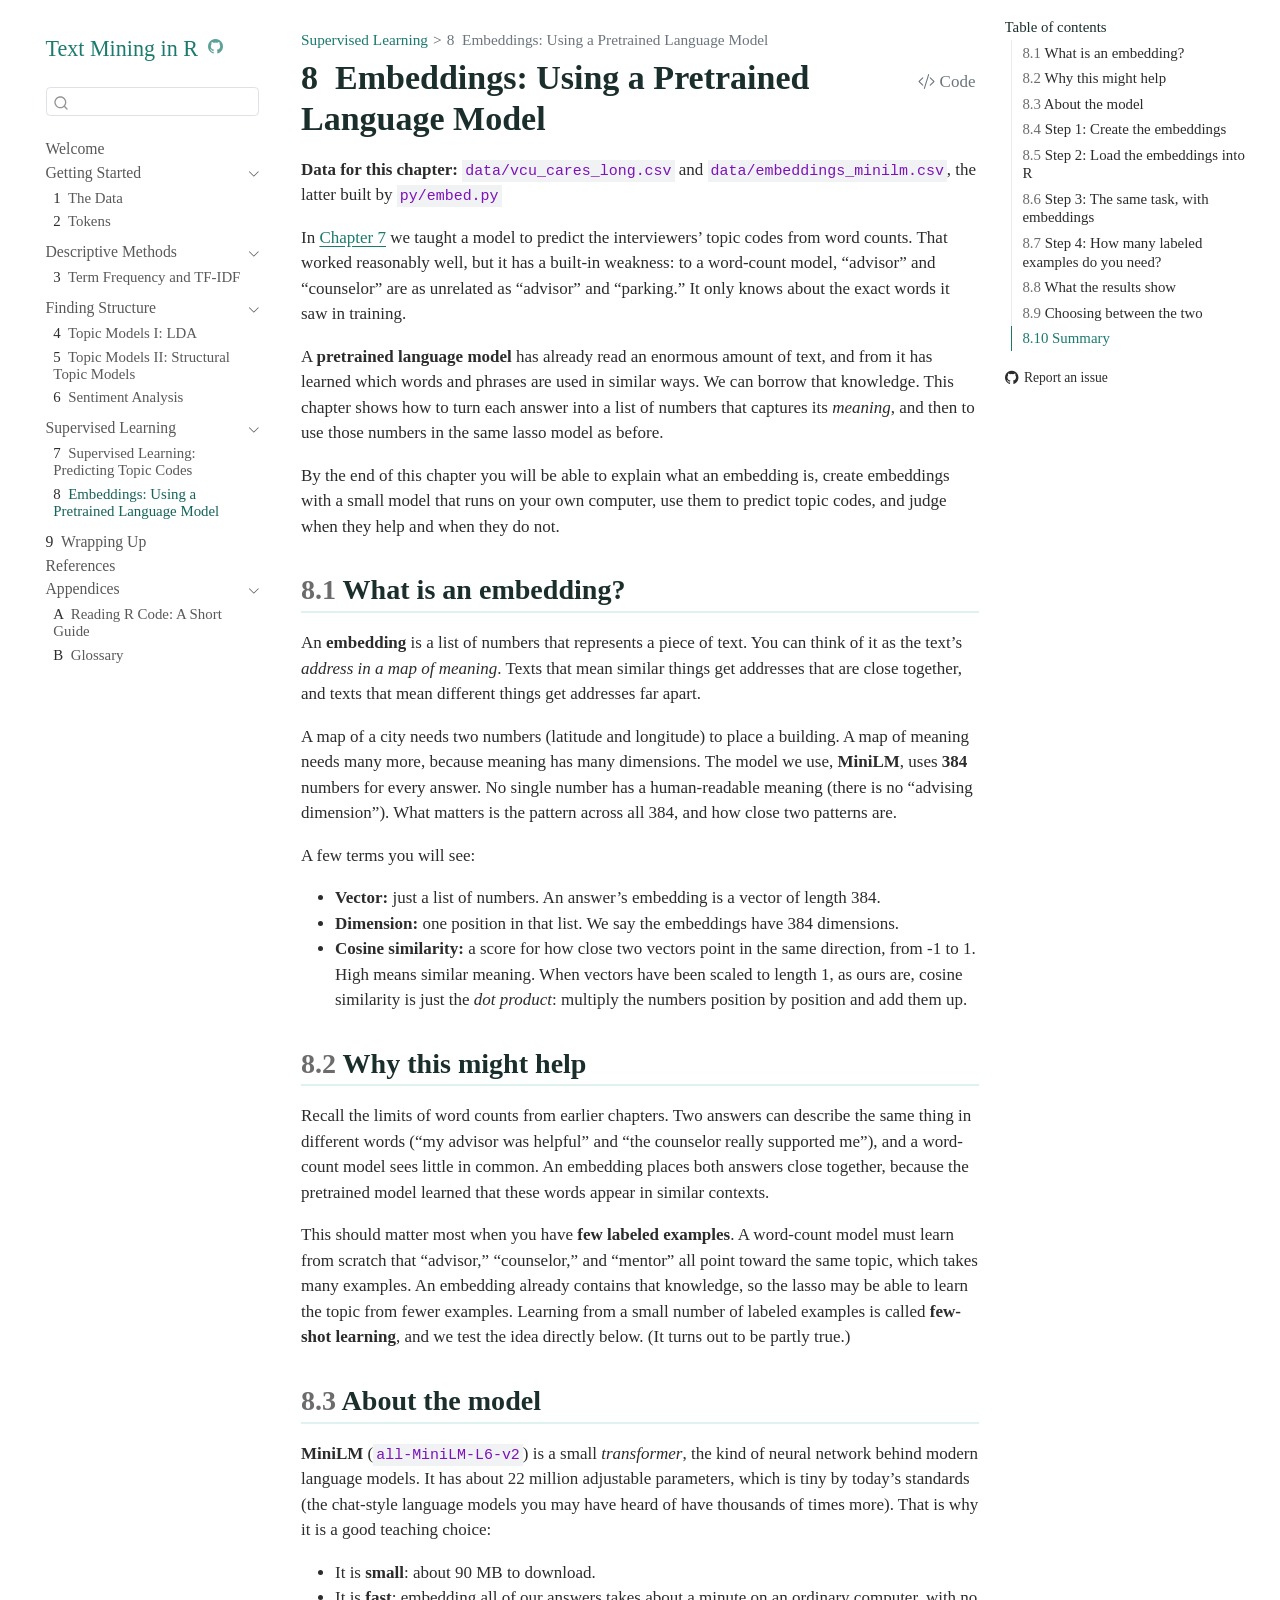
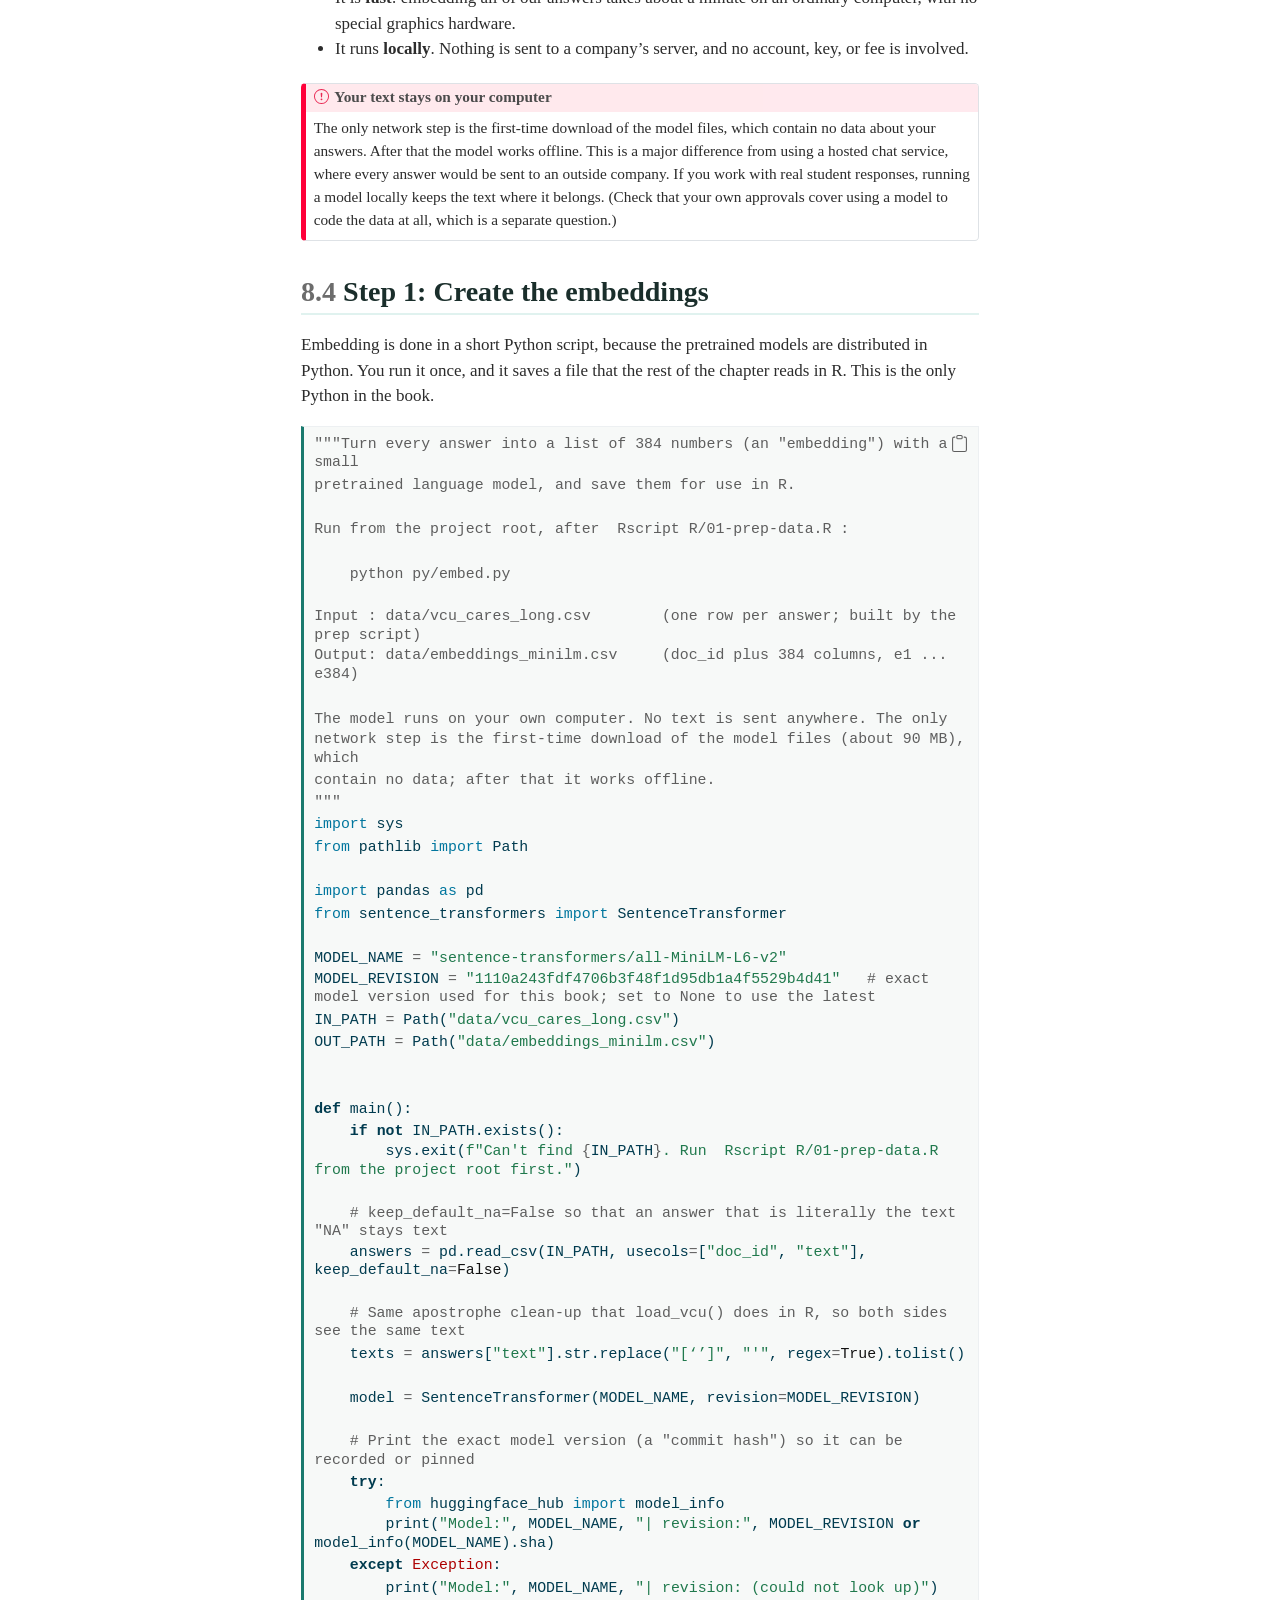
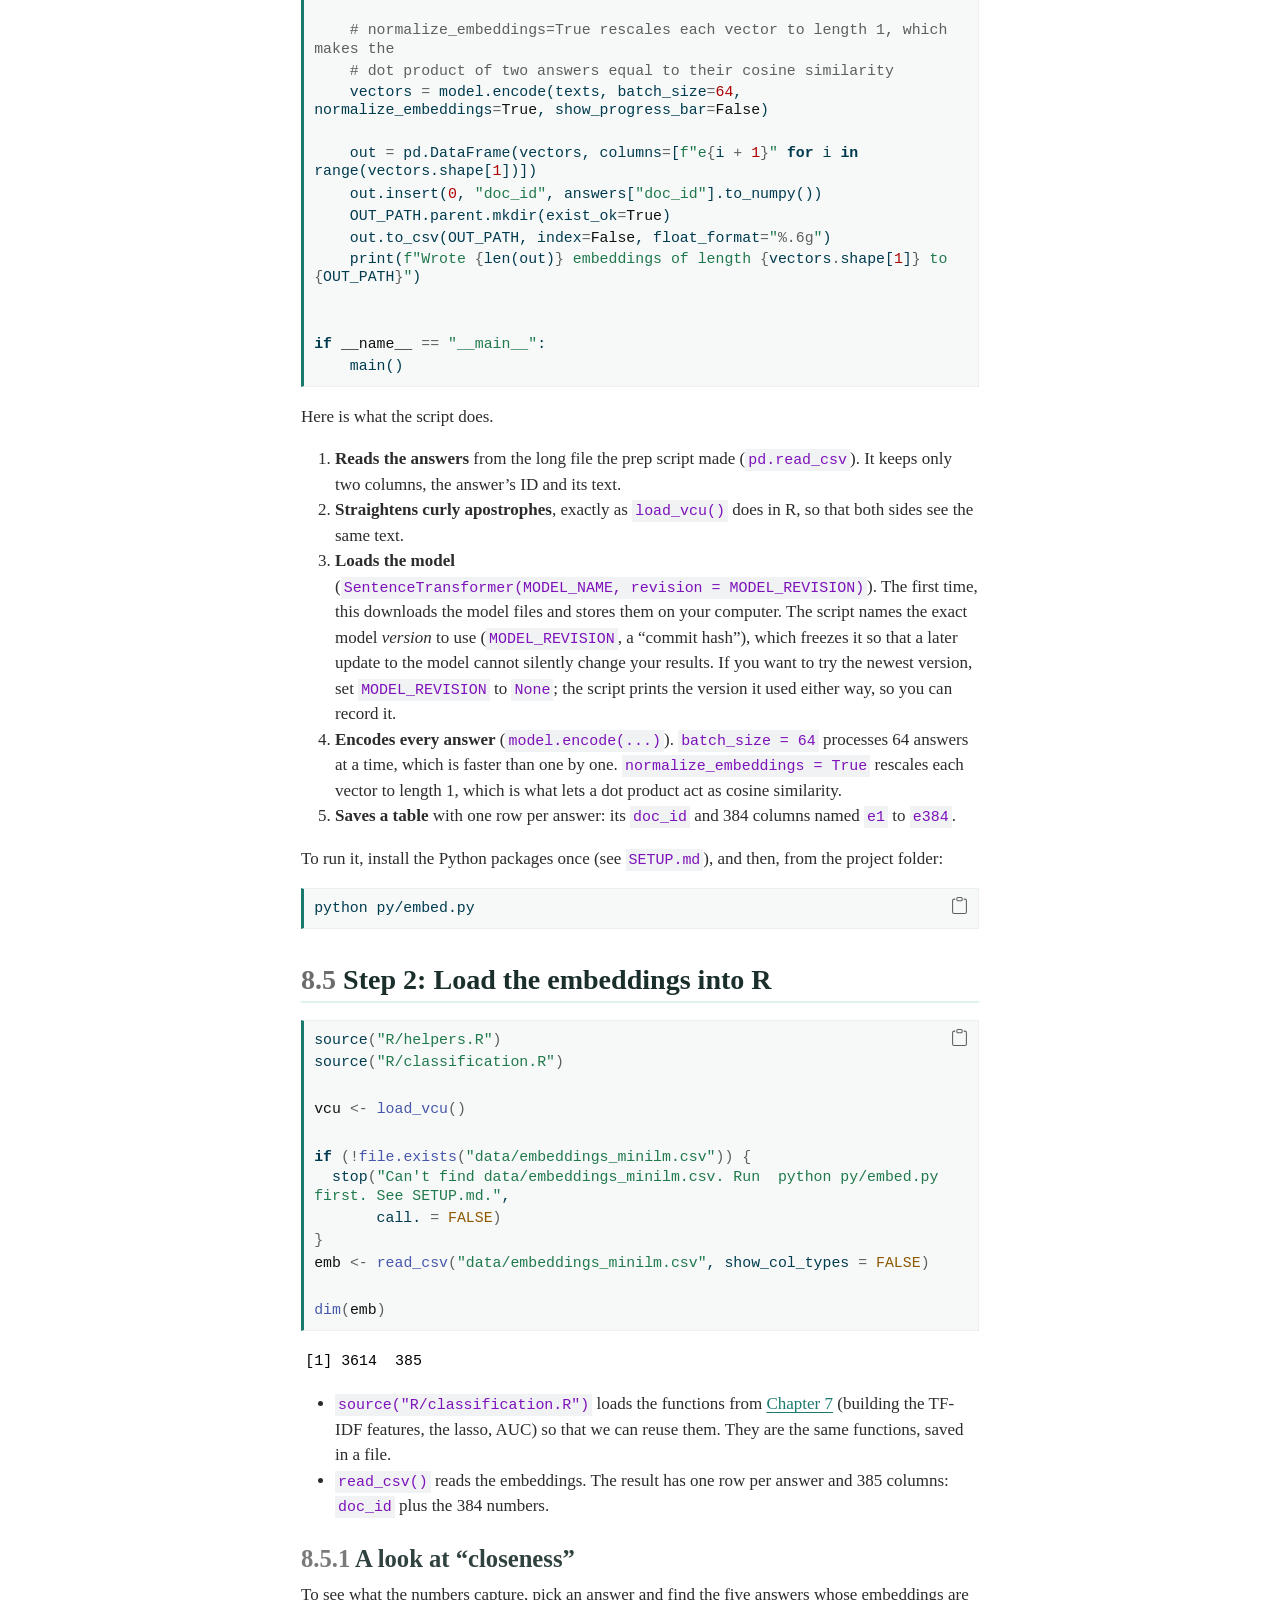
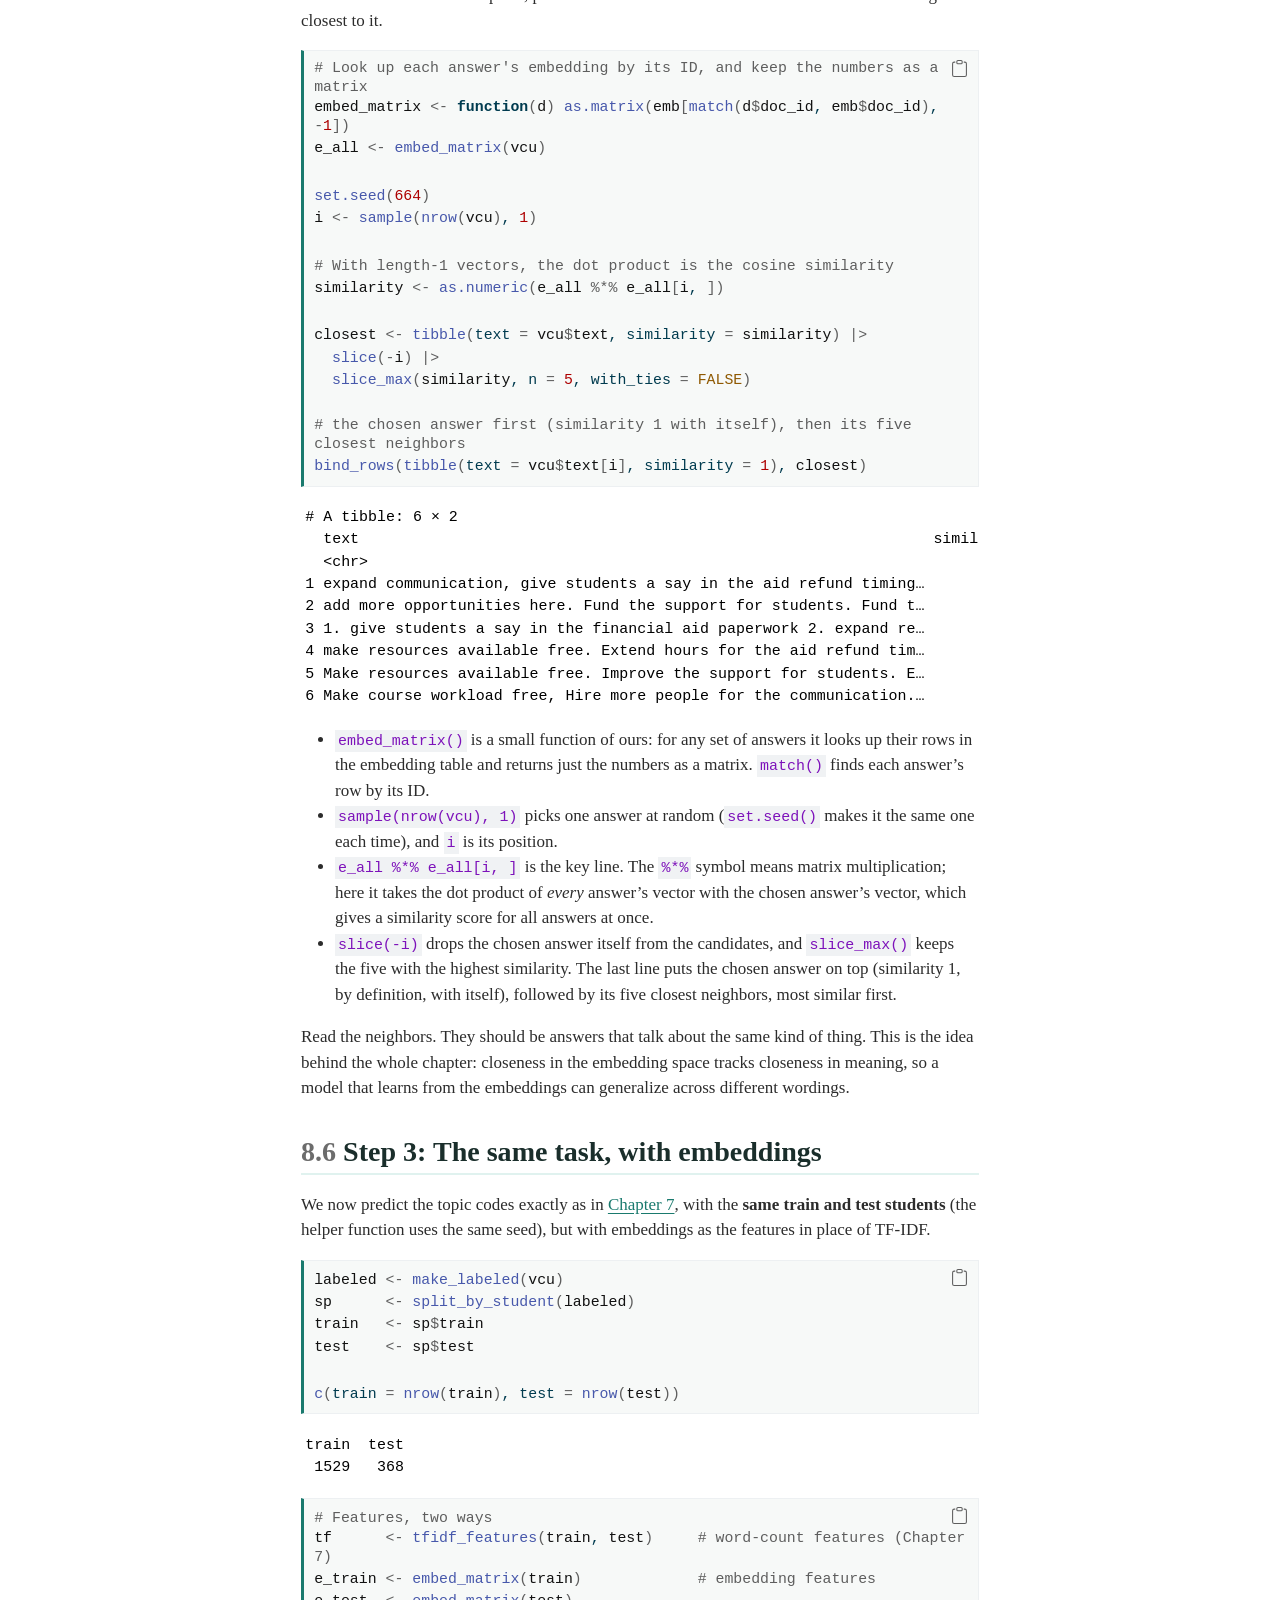
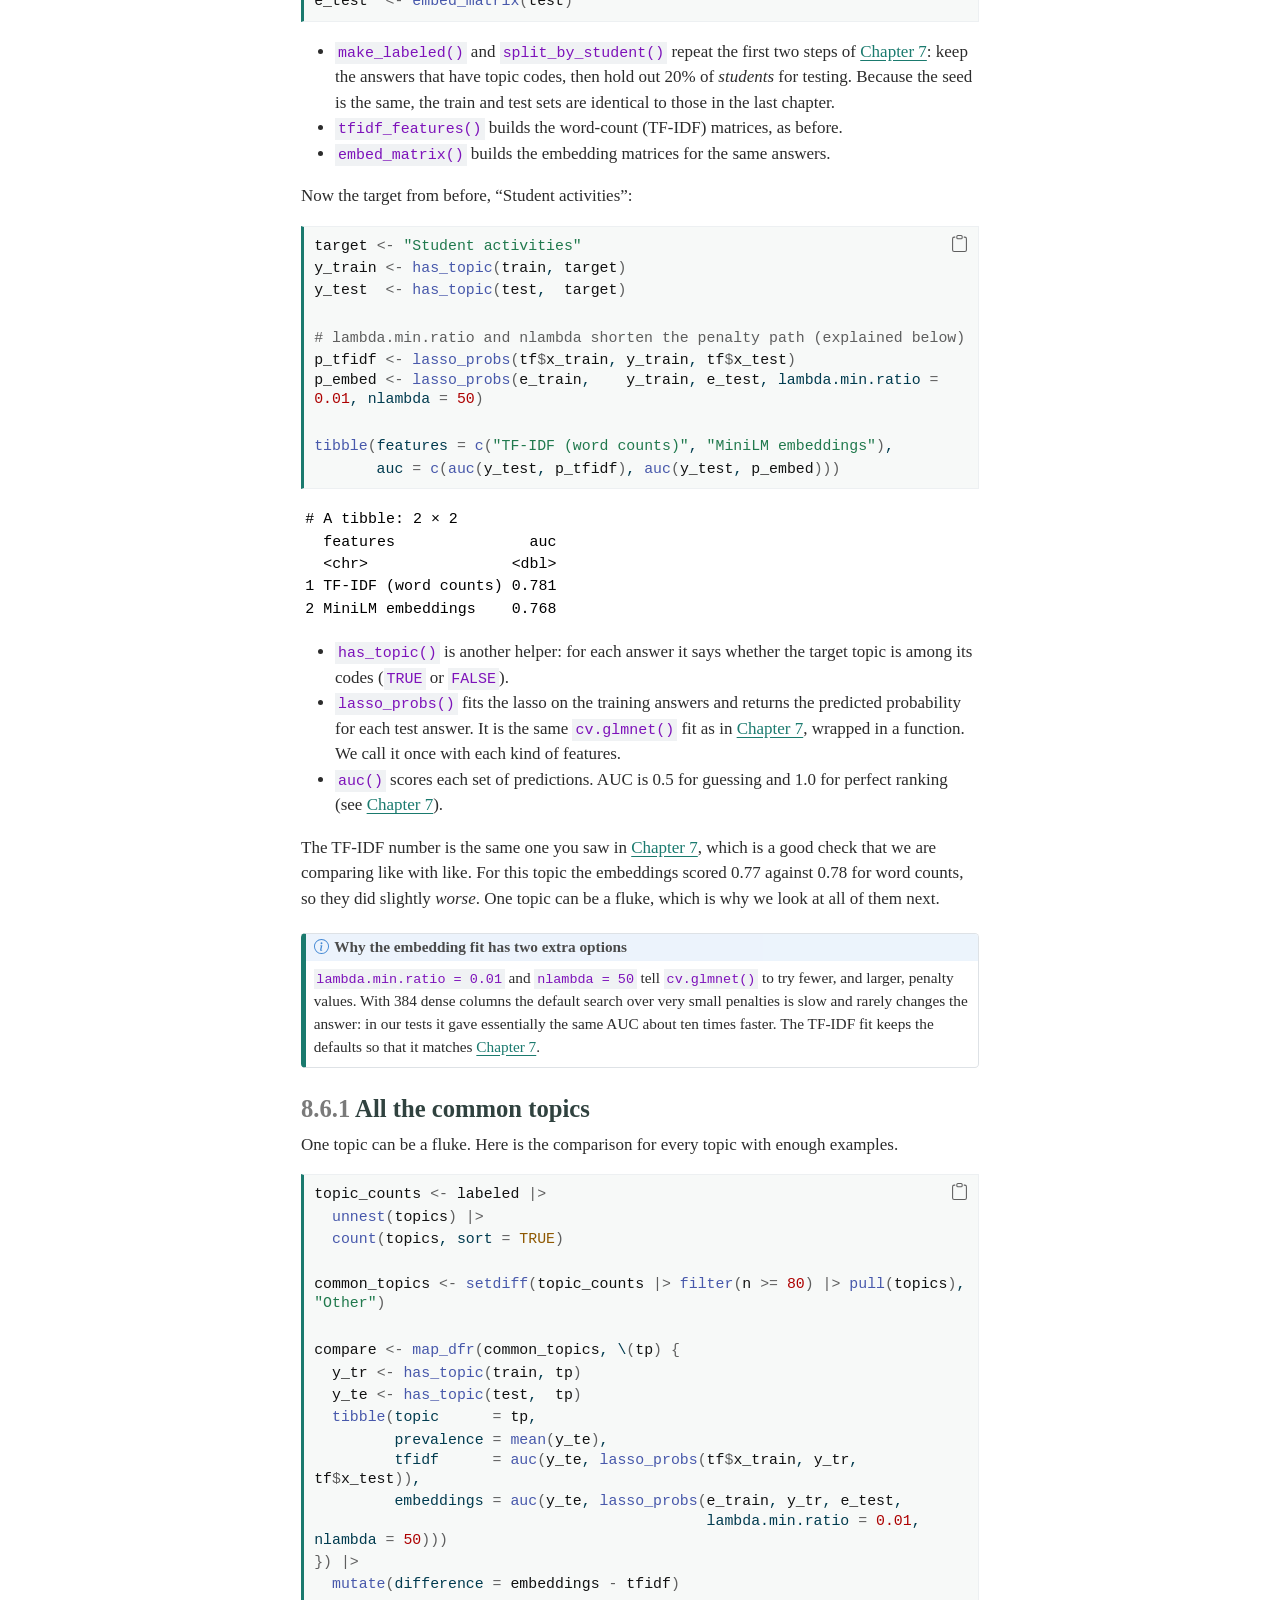
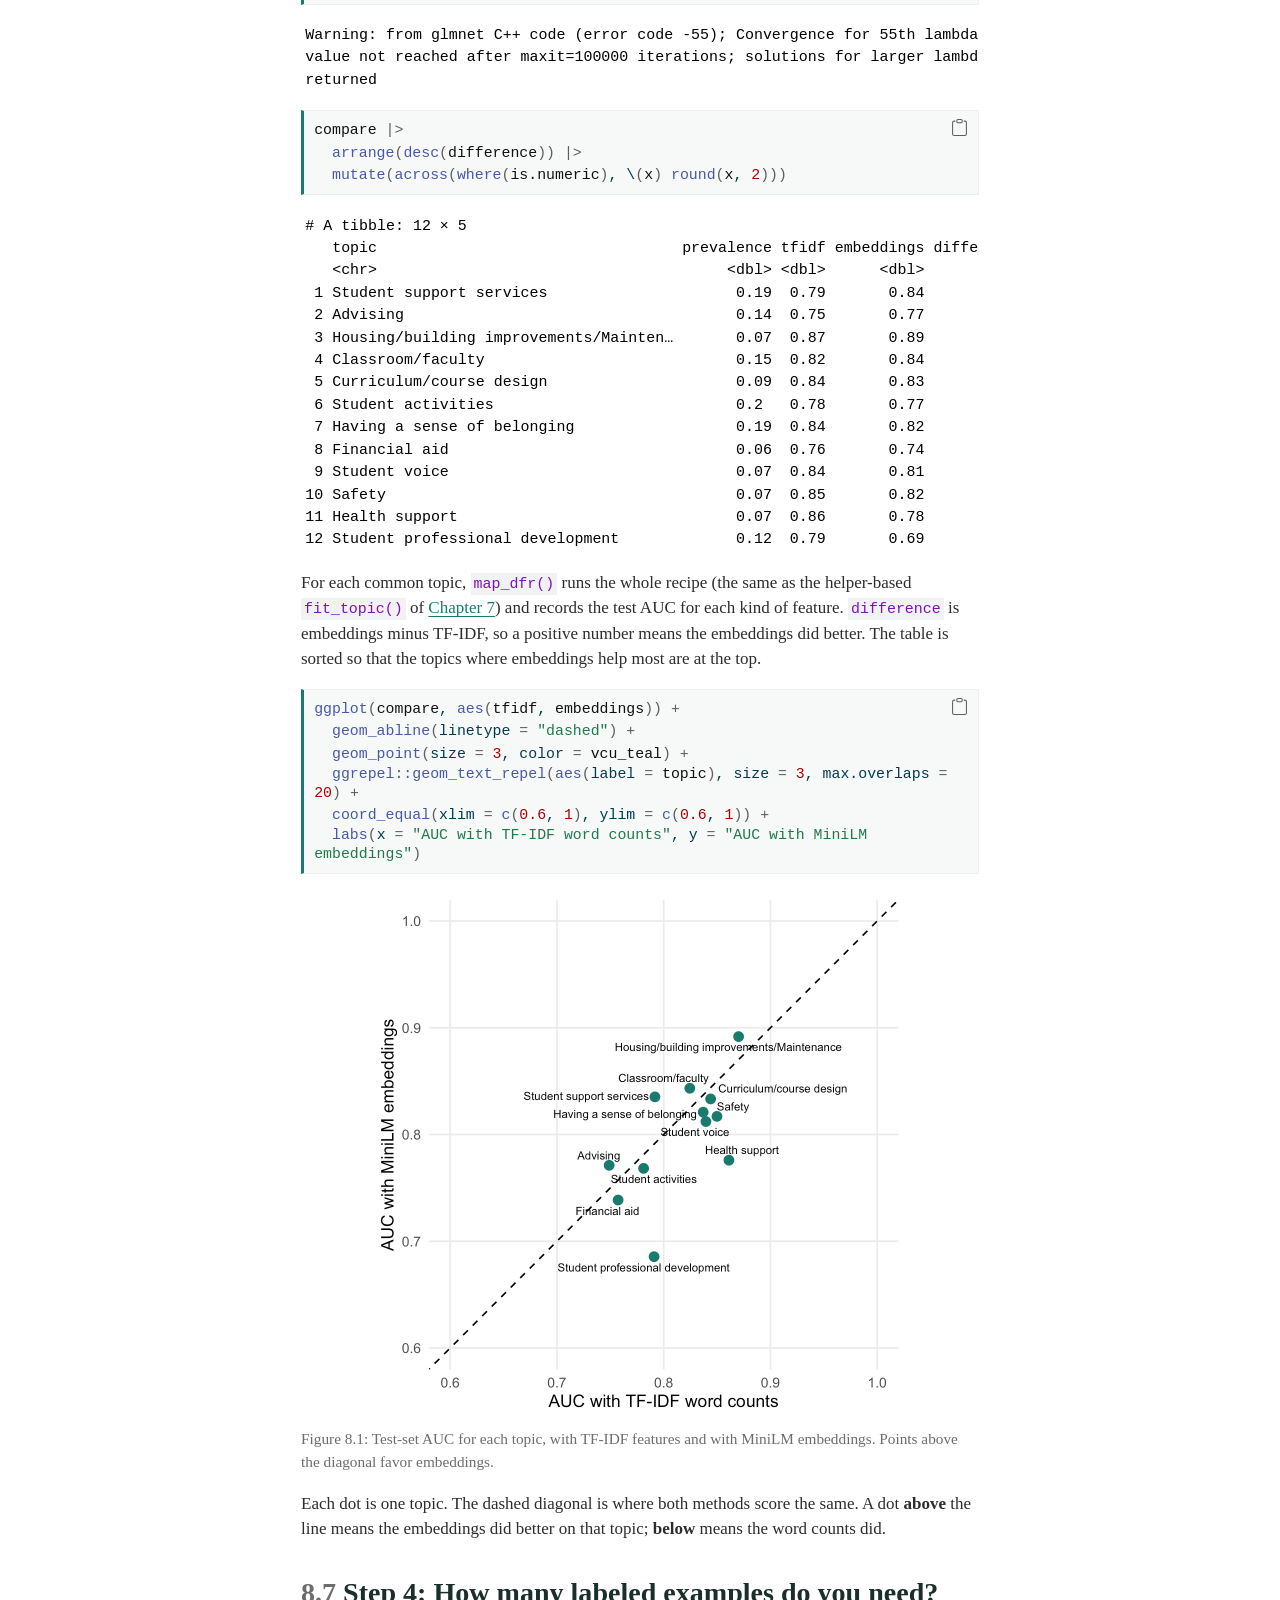
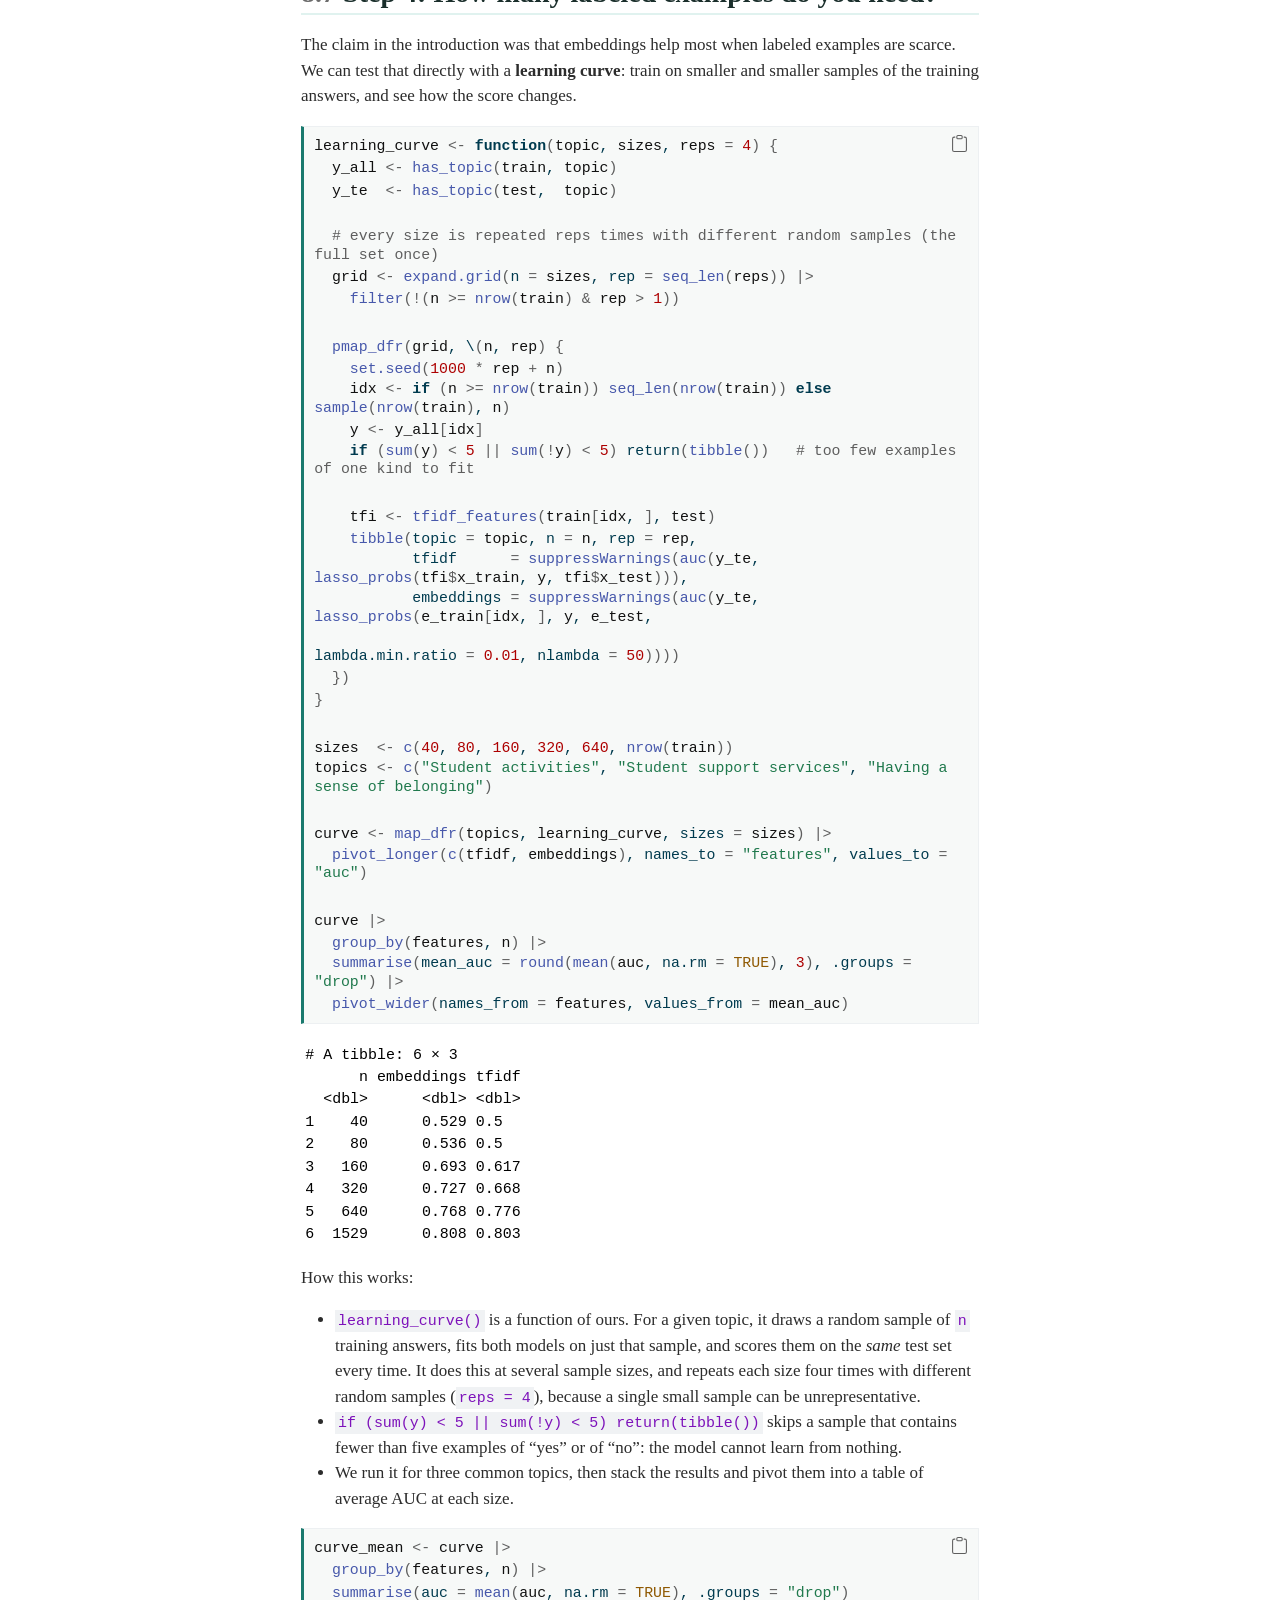
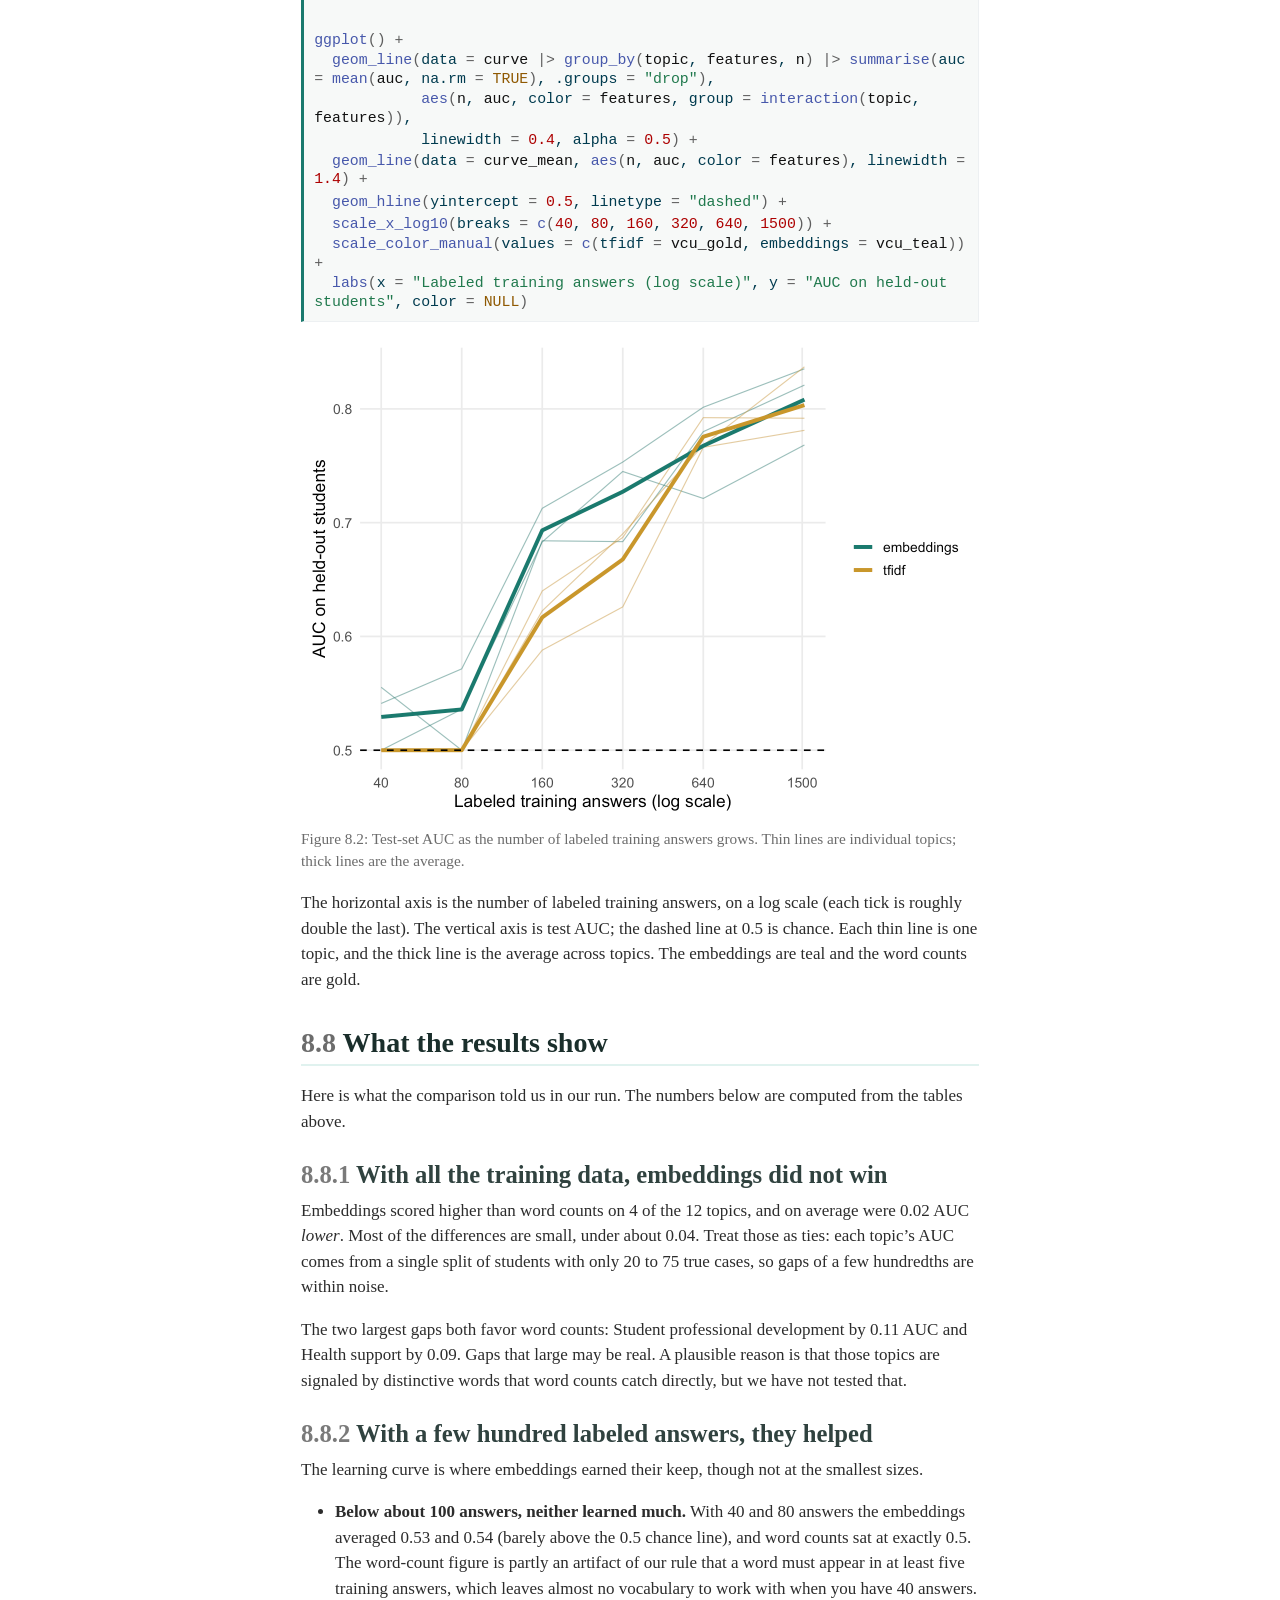
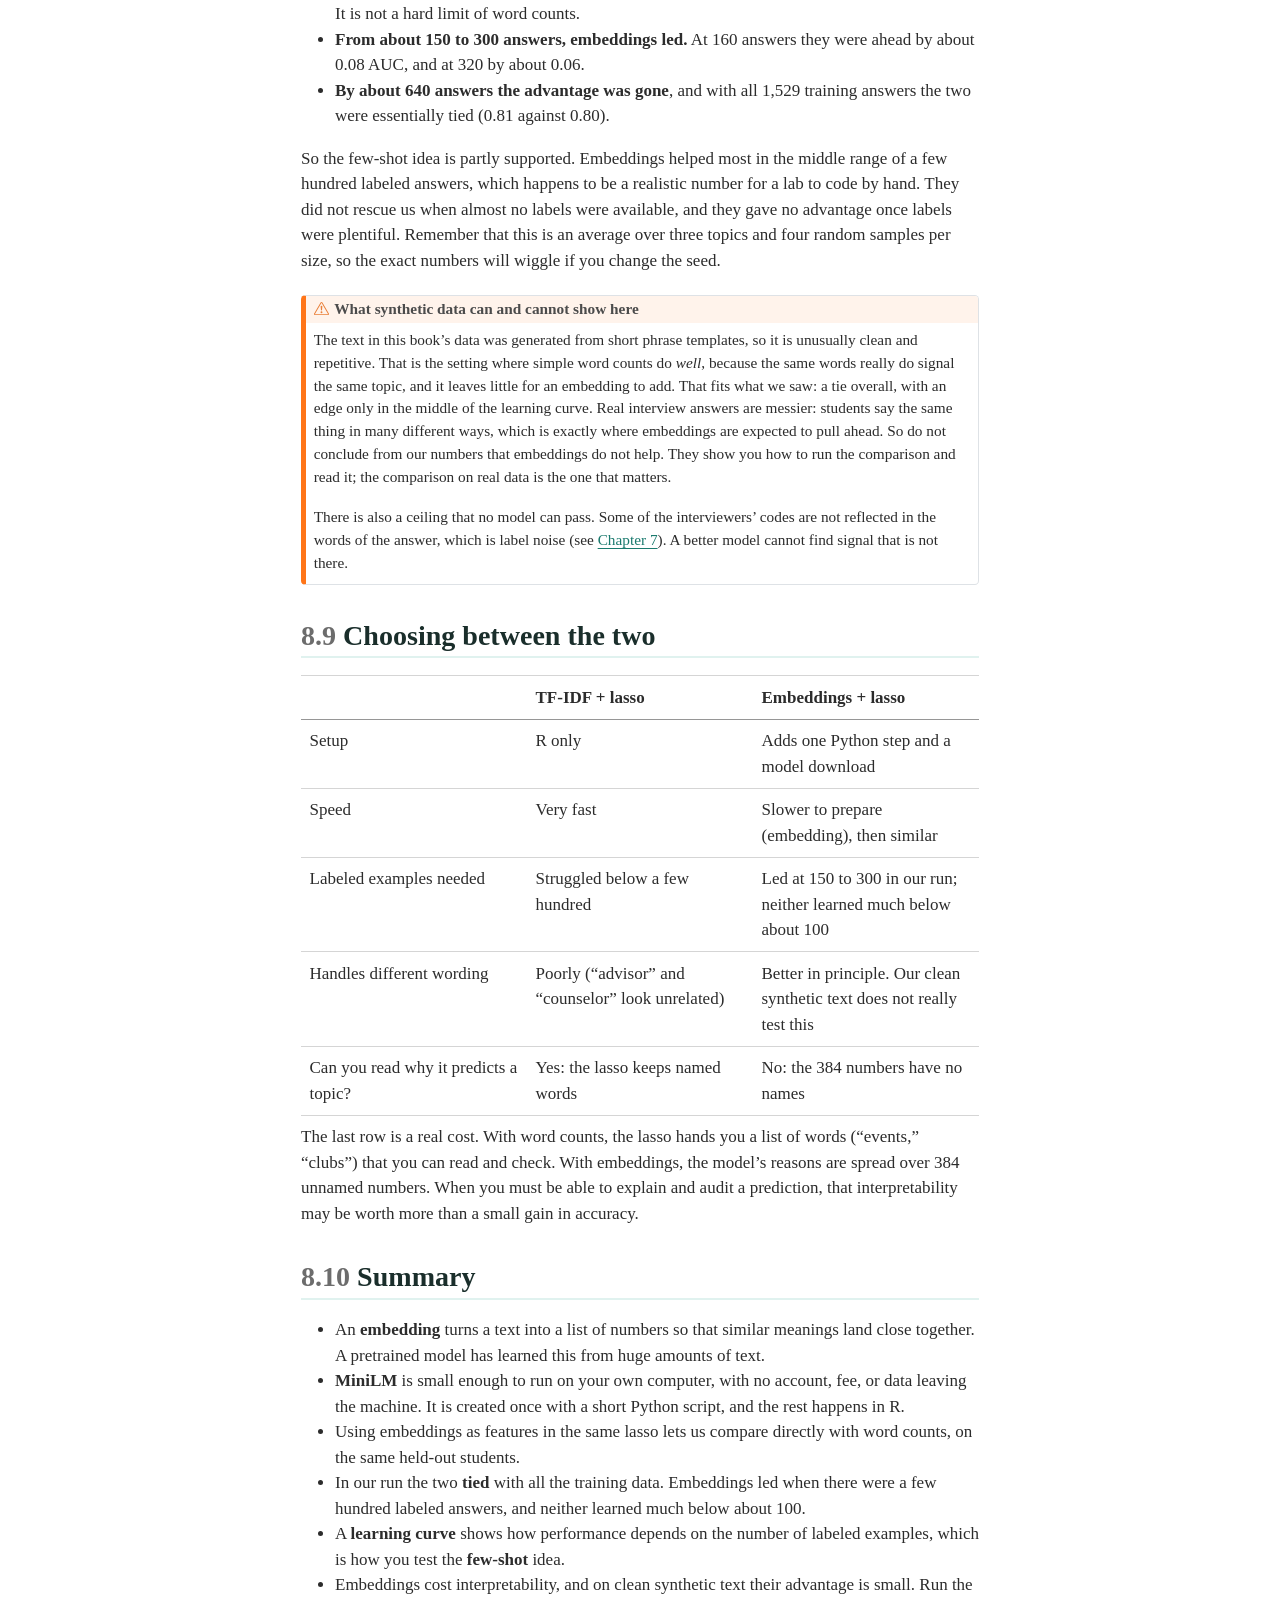
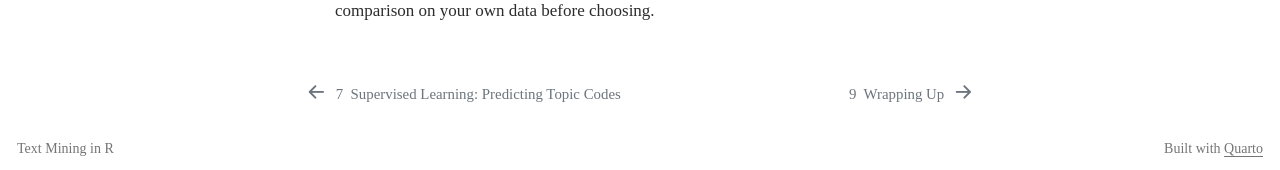
<file: docs/08-embeddings.html>
<!DOCTYPE html>
<html xmlns="http://www.w3.org/1999/xhtml" lang="en" xml:lang="en"><head>
<meta http-equiv="Content-Type" content="text/html; charset=UTF-8">
<meta charset="utf-8">
<meta name="generator" content="quarto-1.9.38">
<meta name="viewport" content="width=device-width, initial-scale=1.0, user-scalable=yes">
<meta name="description" content="A hands-on introduction to text mining for lab members, built around open-ended interviews with VCU students. Moves from descriptive methods (word counts, TF-IDF) to topic models, sentiment analysis, and supervised learning.">
<title>8&nbsp; Embeddings: Using a Pretrained Language Model – Text Mining in R</title>
<style>
/* Default styles provided by pandoc.
** See https://pandoc.org/MANUAL.html#variables-for-html for config info.
*/
code{white-space: pre-wrap;}
span.smallcaps{font-variant: small-caps;}
div.columns{display: flex; gap: min(4vw, 1.5em);}
div.column{flex: auto; overflow-x: auto;}
div.hanging-indent{margin-left: 1.5em; text-indent: -1.5em;}
ul.task-list{list-style: none;}
ul.task-list li input[type="checkbox"] {
  width: 0.8em;
  margin: 0 0.8em 0.2em -1em; /* quarto-specific, see https://github.com/quarto-dev/quarto-cli/issues/4556 */ 
  vertical-align: middle;
}
/* CSS for syntax highlighting */
html { -webkit-text-size-adjust: 100%; }
pre > code.sourceCode { white-space: pre; position: relative; }
pre > code.sourceCode > span { display: inline-block; line-height: 1.25; }
pre > code.sourceCode > span:empty { height: 1.2em; }
.sourceCode { overflow: visible; }
code.sourceCode > span { color: inherit; text-decoration: inherit; }
div.sourceCode { margin: 1em 0; }
pre.sourceCode { margin: 0; }
@media screen {
div.sourceCode { overflow: auto; }
}
@media print {
pre > code.sourceCode { white-space: pre-wrap; }
pre > code.sourceCode > span { text-indent: -5em; padding-left: 5em; }
}
pre.numberSource code
  { counter-reset: source-line 0; }
pre.numberSource code > span
  { position: relative; left: -4em; counter-increment: source-line; }
pre.numberSource code > span > a:first-child::before
  { content: counter(source-line);
    position: relative; left: -1em; text-align: right; vertical-align: baseline;
    border: none; display: inline-block;
    -webkit-touch-callout: none; -webkit-user-select: none;
    -khtml-user-select: none; -moz-user-select: none;
    -ms-user-select: none; user-select: none;
    padding: 0 4px; width: 4em;
  }
pre.numberSource { margin-left: 3em;  padding-left: 4px; }
div.sourceCode
  {   }
@media screen {
pre > code.sourceCode > span > a:first-child::before { text-decoration: underline; }
}
</style>

<script src="site_libs/quarto-nav/quarto-nav.js"></script>
<script src="site_libs/quarto-nav/headroom.min.js"></script>
<script src="site_libs/clipboard/clipboard.min.js"></script>
<script src="site_libs/quarto-search/autocomplete.umd.js"></script>
<script src="site_libs/quarto-search/fuse.min.js"></script>
<script src="site_libs/quarto-search/quarto-search.js"></script>
<meta name="quarto:offset" content="./">
<link href="./09-wrapping-up.html" rel="next">
<link href="./07-supervised.html" rel="prev">
<script src="site_libs/quarto-html/quarto.js" type="module"></script>
<script src="site_libs/quarto-html/tabsets/tabsets.js" type="module"></script>
<script src="site_libs/quarto-html/popper.min.js"></script>
<script src="site_libs/quarto-html/tippy.umd.min.js"></script>
<script src="site_libs/quarto-html/anchor.min.js"></script>
<link href="site_libs/quarto-html/tippy.css" rel="stylesheet">
<link href="site_libs/quarto-html/quarto-syntax-highlighting-15634bcf2e68342d4ad2dfa704d543f6.css" rel="stylesheet" id="quarto-text-highlighting-styles">
<script src="site_libs/bootstrap/bootstrap.min.js"></script>
<link href="site_libs/bootstrap/bootstrap-icons.css" rel="stylesheet">
<link href="site_libs/bootstrap/bootstrap-0f3a71d5963b834a2d5774f6f36c66af.min.css" rel="stylesheet" append-hash="true" id="quarto-bootstrap" data-mode="light"><script id="quarto-search-options" type="application/json">{
  "location": "sidebar",
  "copy-button": false,
  "collapse-after": 3,
  "panel-placement": "start",
  "type": "textbox",
  "limit": 50,
  "keyboard-shortcut": [
    "f",
    "/",
    "s"
  ],
  "show-item-context": false,
  "language": {
    "search-no-results-text": "No results",
    "search-matching-documents-text": "matching documents",
    "search-copy-link-title": "Copy link to search",
    "search-hide-matches-text": "Hide additional matches",
    "search-more-match-text": "more match in this document",
    "search-more-matches-text": "more matches in this document",
    "search-clear-button-title": "Clear",
    "search-text-placeholder": "",
    "search-detached-cancel-button-title": "Cancel",
    "search-submit-button-title": "Submit",
    "search-label": "Search"
  }
}</script>
</head>
<body class="nav-sidebar floating quarto-light">

<div id="quarto-search-results"></div>
  <header id="quarto-header" class="headroom fixed-top"><nav class="quarto-secondary-nav"><div class="container-fluid d-flex">
      <button type="button" class="quarto-btn-toggle btn" data-bs-toggle="collapse" role="button" data-bs-target=".quarto-sidebar-collapse-item" aria-controls="quarto-sidebar" aria-expanded="false" aria-label="Toggle sidebar navigation" onclick="if (window.quartoToggleHeadroom) { window.quartoToggleHeadroom(); }">
        <i class="bi bi-layout-text-sidebar-reverse"></i>
      </button>
        <nav class="quarto-page-breadcrumbs" aria-label="breadcrumb"><ol class="breadcrumb"><li class="breadcrumb-item"><a href="./07-supervised.html">Supervised Learning</a></li><li class="breadcrumb-item"><a href="./08-embeddings.html"><span class="chapter-number">8</span>&nbsp; <span class="chapter-title">Embeddings: Using a Pretrained Language Model</span></a></li></ol></nav>
        <a class="flex-grow-1" role="navigation" data-bs-toggle="collapse" data-bs-target=".quarto-sidebar-collapse-item" aria-controls="quarto-sidebar" aria-expanded="false" aria-label="Toggle sidebar navigation" onclick="if (window.quartoToggleHeadroom) { window.quartoToggleHeadroom(); }">      
        </a>
      <button type="button" class="btn quarto-search-button" aria-label="Search" onclick="window.quartoOpenSearch();">
        <i class="bi bi-search"></i>
      </button>
    </div>
  </nav></header><!-- content --><div id="quarto-content" class="quarto-container page-columns page-rows-contents page-layout-article">
<!-- sidebar -->
  <nav id="quarto-sidebar" class="sidebar collapse collapse-horizontal quarto-sidebar-collapse-item sidebar-navigation floating overflow-auto"><div class="pt-lg-2 mt-2 text-left sidebar-header">
    <div class="sidebar-title mb-0 py-0">
      <a href="./">Text Mining in R</a> 
        <div class="sidebar-tools-main">
    <a href="https://github.com/mikediam123/text-mining" title="Source Code" class="quarto-navigation-tool px-1" aria-label="Source Code"><i class="bi bi-github"></i></a>
</div>
    </div>
      </div>
        <div class="mt-2 flex-shrink-0 align-items-center">
        <div class="sidebar-search">
        <div id="quarto-search" class="" title="Search"></div>
        </div>
        </div>
    <div class="sidebar-menu-container"> 
    <ul class="list-unstyled mt-1">
<li class="sidebar-item">
  <div class="sidebar-item-container"> 
  <a href="./index.html" class="sidebar-item-text sidebar-link">
 <span class="menu-text">Welcome</span></a>
  </div>
</li>
        <li class="sidebar-item sidebar-item-section">
      <div class="sidebar-item-container"> 
            <a class="sidebar-item-text sidebar-link text-start" data-bs-toggle="collapse" data-bs-target="#quarto-sidebar-section-1" role="navigation" aria-expanded="true">
 <span class="menu-text">Getting Started</span></a>
          <a class="sidebar-item-toggle text-start" data-bs-toggle="collapse" data-bs-target="#quarto-sidebar-section-1" role="navigation" aria-expanded="true" aria-label="Toggle section">
            <i class="bi bi-chevron-right ms-2"></i>
          </a> 
      </div>
      <ul id="quarto-sidebar-section-1" class="collapse list-unstyled sidebar-section depth1 show">
<li class="sidebar-item">
  <div class="sidebar-item-container"> 
  <a href="./01-the-data.html" class="sidebar-item-text sidebar-link">
 <span class="menu-text"><span class="chapter-number">1</span>&nbsp; <span class="chapter-title">The Data</span></span></a>
  </div>
</li>
          <li class="sidebar-item">
  <div class="sidebar-item-container"> 
  <a href="./02-tokens.html" class="sidebar-item-text sidebar-link">
 <span class="menu-text"><span class="chapter-number">2</span>&nbsp; <span class="chapter-title">Tokens</span></span></a>
  </div>
</li>
      </ul>
</li>
        <li class="sidebar-item sidebar-item-section">
      <div class="sidebar-item-container"> 
            <a class="sidebar-item-text sidebar-link text-start" data-bs-toggle="collapse" data-bs-target="#quarto-sidebar-section-2" role="navigation" aria-expanded="true">
 <span class="menu-text">Descriptive Methods</span></a>
          <a class="sidebar-item-toggle text-start" data-bs-toggle="collapse" data-bs-target="#quarto-sidebar-section-2" role="navigation" aria-expanded="true" aria-label="Toggle section">
            <i class="bi bi-chevron-right ms-2"></i>
          </a> 
      </div>
      <ul id="quarto-sidebar-section-2" class="collapse list-unstyled sidebar-section depth1 show">
<li class="sidebar-item">
  <div class="sidebar-item-container"> 
  <a href="./03-tf-idf.html" class="sidebar-item-text sidebar-link">
 <span class="menu-text"><span class="chapter-number">3</span>&nbsp; <span class="chapter-title">Term Frequency and TF-IDF</span></span></a>
  </div>
</li>
      </ul>
</li>
        <li class="sidebar-item sidebar-item-section">
      <div class="sidebar-item-container"> 
            <a class="sidebar-item-text sidebar-link text-start" data-bs-toggle="collapse" data-bs-target="#quarto-sidebar-section-3" role="navigation" aria-expanded="true">
 <span class="menu-text">Finding Structure</span></a>
          <a class="sidebar-item-toggle text-start" data-bs-toggle="collapse" data-bs-target="#quarto-sidebar-section-3" role="navigation" aria-expanded="true" aria-label="Toggle section">
            <i class="bi bi-chevron-right ms-2"></i>
          </a> 
      </div>
      <ul id="quarto-sidebar-section-3" class="collapse list-unstyled sidebar-section depth1 show">
<li class="sidebar-item">
  <div class="sidebar-item-container"> 
  <a href="./04-topic-lda.html" class="sidebar-item-text sidebar-link">
 <span class="menu-text"><span class="chapter-number">4</span>&nbsp; <span class="chapter-title">Topic Models I: LDA</span></span></a>
  </div>
</li>
          <li class="sidebar-item">
  <div class="sidebar-item-container"> 
  <a href="./05-topic-stm.html" class="sidebar-item-text sidebar-link">
 <span class="menu-text"><span class="chapter-number">5</span>&nbsp; <span class="chapter-title">Topic Models II: Structural Topic Models</span></span></a>
  </div>
</li>
          <li class="sidebar-item">
  <div class="sidebar-item-container"> 
  <a href="./06-sentiment.html" class="sidebar-item-text sidebar-link">
 <span class="menu-text"><span class="chapter-number">6</span>&nbsp; <span class="chapter-title">Sentiment Analysis</span></span></a>
  </div>
</li>
      </ul>
</li>
        <li class="sidebar-item sidebar-item-section">
      <div class="sidebar-item-container"> 
            <a class="sidebar-item-text sidebar-link text-start" data-bs-toggle="collapse" data-bs-target="#quarto-sidebar-section-4" role="navigation" aria-expanded="true">
 <span class="menu-text">Supervised Learning</span></a>
          <a class="sidebar-item-toggle text-start" data-bs-toggle="collapse" data-bs-target="#quarto-sidebar-section-4" role="navigation" aria-expanded="true" aria-label="Toggle section">
            <i class="bi bi-chevron-right ms-2"></i>
          </a> 
      </div>
      <ul id="quarto-sidebar-section-4" class="collapse list-unstyled sidebar-section depth1 show">
<li class="sidebar-item">
  <div class="sidebar-item-container"> 
  <a href="./07-supervised.html" class="sidebar-item-text sidebar-link">
 <span class="menu-text"><span class="chapter-number">7</span>&nbsp; <span class="chapter-title">Supervised Learning: Predicting Topic Codes</span></span></a>
  </div>
</li>
          <li class="sidebar-item">
  <div class="sidebar-item-container"> 
  <a href="./08-embeddings.html" class="sidebar-item-text sidebar-link active">
 <span class="menu-text"><span class="chapter-number">8</span>&nbsp; <span class="chapter-title">Embeddings: Using a Pretrained Language Model</span></span></a>
  </div>
</li>
      </ul>
</li>
        <li class="sidebar-item">
  <div class="sidebar-item-container"> 
  <a href="./09-wrapping-up.html" class="sidebar-item-text sidebar-link">
 <span class="menu-text"><span class="chapter-number">9</span>&nbsp; <span class="chapter-title">Wrapping Up</span></span></a>
  </div>
</li>
        <li class="sidebar-item">
  <div class="sidebar-item-container"> 
  <a href="./references.html" class="sidebar-item-text sidebar-link">
 <span class="menu-text">References</span></a>
  </div>
</li>
        <li class="sidebar-item sidebar-item-section">
      <div class="sidebar-item-container"> 
            <a class="sidebar-item-text sidebar-link text-start" data-bs-toggle="collapse" data-bs-target="#quarto-sidebar-section-5" role="navigation" aria-expanded="true">
 <span class="menu-text">Appendices</span></a>
          <a class="sidebar-item-toggle text-start" data-bs-toggle="collapse" data-bs-target="#quarto-sidebar-section-5" role="navigation" aria-expanded="true" aria-label="Toggle section">
            <i class="bi bi-chevron-right ms-2"></i>
          </a> 
      </div>
      <ul id="quarto-sidebar-section-5" class="collapse list-unstyled sidebar-section depth1 show">
<li class="sidebar-item">
  <div class="sidebar-item-container"> 
  <a href="./appendix-r-primer.html" class="sidebar-item-text sidebar-link">
 <span class="menu-text"><span class="chapter-number">A</span>&nbsp; <span class="chapter-title">Reading R Code: A Short Guide</span></span></a>
  </div>
</li>
          <li class="sidebar-item">
  <div class="sidebar-item-container"> 
  <a href="./appendix-glossary.html" class="sidebar-item-text sidebar-link">
 <span class="menu-text"><span class="chapter-number">B</span>&nbsp; <span class="chapter-title">Glossary</span></span></a>
  </div>
</li>
      </ul>
</li>
    </ul>
</div>
</nav><div id="quarto-sidebar-glass" class="quarto-sidebar-collapse-item" data-bs-toggle="collapse" data-bs-target=".quarto-sidebar-collapse-item"></div>
<!-- margin-sidebar -->
    <div id="quarto-margin-sidebar" class="sidebar margin-sidebar">
        <nav id="TOC" role="doc-toc" class="toc-active"><h2 id="toc-title">Table of contents</h2>
   
  <ul>
<li><a href="#what-is-an-embedding" id="toc-what-is-an-embedding" class="nav-link active" data-scroll-target="#what-is-an-embedding"><span class="header-section-number">8.1</span> What is an embedding?</a></li>
  <li><a href="#why-this-might-help" id="toc-why-this-might-help" class="nav-link" data-scroll-target="#why-this-might-help"><span class="header-section-number">8.2</span> Why this might help</a></li>
  <li><a href="#about-the-model" id="toc-about-the-model" class="nav-link" data-scroll-target="#about-the-model"><span class="header-section-number">8.3</span> About the model</a></li>
  <li><a href="#step-1-create-the-embeddings" id="toc-step-1-create-the-embeddings" class="nav-link" data-scroll-target="#step-1-create-the-embeddings"><span class="header-section-number">8.4</span> Step 1: Create the embeddings</a></li>
  <li>
<a href="#step-2-load-the-embeddings-into-r" id="toc-step-2-load-the-embeddings-into-r" class="nav-link" data-scroll-target="#step-2-load-the-embeddings-into-r"><span class="header-section-number">8.5</span> Step 2: Load the embeddings into R</a>
  <ul class="collapse">
<li><a href="#a-look-at-closeness" id="toc-a-look-at-closeness" class="nav-link" data-scroll-target="#a-look-at-closeness"><span class="header-section-number">8.5.1</span> A look at “closeness”</a></li>
  </ul>
</li>
  <li>
<a href="#step-3-the-same-task-with-embeddings" id="toc-step-3-the-same-task-with-embeddings" class="nav-link" data-scroll-target="#step-3-the-same-task-with-embeddings"><span class="header-section-number">8.6</span> Step 3: The same task, with embeddings</a>
  <ul class="collapse">
<li><a href="#all-the-common-topics" id="toc-all-the-common-topics" class="nav-link" data-scroll-target="#all-the-common-topics"><span class="header-section-number">8.6.1</span> All the common topics</a></li>
  </ul>
</li>
  <li><a href="#step-4-how-many-labeled-examples-do-you-need" id="toc-step-4-how-many-labeled-examples-do-you-need" class="nav-link" data-scroll-target="#step-4-how-many-labeled-examples-do-you-need"><span class="header-section-number">8.7</span> Step 4: How many labeled examples do you need?</a></li>
  <li>
<a href="#what-the-results-show" id="toc-what-the-results-show" class="nav-link" data-scroll-target="#what-the-results-show"><span class="header-section-number">8.8</span> What the results show</a>
  <ul class="collapse">
<li><a href="#with-all-the-training-data-embeddings-did-not-win" id="toc-with-all-the-training-data-embeddings-did-not-win" class="nav-link" data-scroll-target="#with-all-the-training-data-embeddings-did-not-win"><span class="header-section-number">8.8.1</span> With all the training data, embeddings did not win</a></li>
  <li><a href="#with-a-few-hundred-labeled-answers-they-helped" id="toc-with-a-few-hundred-labeled-answers-they-helped" class="nav-link" data-scroll-target="#with-a-few-hundred-labeled-answers-they-helped"><span class="header-section-number">8.8.2</span> With a few hundred labeled answers, they helped</a></li>
  </ul>
</li>
  <li><a href="#choosing-between-the-two" id="toc-choosing-between-the-two" class="nav-link" data-scroll-target="#choosing-between-the-two"><span class="header-section-number">8.9</span> Choosing between the two</a></li>
  <li><a href="#summary" id="toc-summary" class="nav-link" data-scroll-target="#summary"><span class="header-section-number">8.10</span> Summary</a></li>
  </ul><div class="toc-actions"><ul><li><a href="https://github.com/mikediam123/text-mining/issues/new" class="toc-action"><i class="bi bi-github"></i>Report an issue</a></li></ul></div></nav>
    </div>
<!-- main -->
<main class="content" id="quarto-document-content"><header id="title-block-header" class="quarto-title-block default"><nav class="quarto-page-breadcrumbs quarto-title-breadcrumbs d-none d-lg-block" aria-label="breadcrumb"><ol class="breadcrumb"><li class="breadcrumb-item"><a href="./07-supervised.html">Supervised Learning</a></li><li class="breadcrumb-item"><a href="./08-embeddings.html"><span class="chapter-number">8</span>&nbsp; <span class="chapter-title">Embeddings: Using a Pretrained Language Model</span></a></li></ol></nav><div class="quarto-title">
<div class="quarto-title-block"><div><h1 class="title"><span id="sec-embeddings" class="quarto-section-identifier"><span class="chapter-number">8</span>&nbsp; <span class="chapter-title">Embeddings: Using a Pretrained Language Model</span></span></h1><button type="button" class="btn code-tools-button" id="quarto-code-tools-source"><i class="bi"></i> Code</button></div></div>
</div>



<div class="quarto-title-meta">

    
  
    
  </div>
  


</header><p><strong>Data for this chapter:</strong> <code>data/vcu_cares_long.csv</code> and <code>data/embeddings_minilm.csv</code>, the latter built by <code>py/embed.py</code></p>
<p>In <a href="07-supervised.html" class="quarto-xref"><span>Chapter 7</span></a> we taught a model to predict the interviewers’ topic codes from word counts. That worked reasonably well, but it has a built-in weakness: to a word-count model, “advisor” and “counselor” are as unrelated as “advisor” and “parking.” It only knows about the exact words it saw in training.</p>
<p>A <strong>pretrained language model</strong> has already read an enormous amount of text, and from it has learned which words and phrases are used in similar ways. We can borrow that knowledge. This chapter shows how to turn each answer into a list of numbers that captures its <em>meaning</em>, and then to use those numbers in the same lasso model as before.</p>
<p>By the end of this chapter you will be able to explain what an embedding is, create embeddings with a small model that runs on your own computer, use them to predict topic codes, and judge when they help and when they do not.</p>
<section id="what-is-an-embedding" class="level2" data-number="8.1"><h2 data-number="8.1" class="anchored" data-anchor-id="what-is-an-embedding">
<span class="header-section-number">8.1</span> What is an embedding?</h2>
<p>An <strong>embedding</strong> is a list of numbers that represents a piece of text. You can think of it as the text’s <em>address in a map of meaning</em>. Texts that mean similar things get addresses that are close together, and texts that mean different things get addresses far apart.</p>
<p>A map of a city needs two numbers (latitude and longitude) to place a building. A map of meaning needs many more, because meaning has many dimensions. The model we use, <strong>MiniLM</strong>, uses <strong>384</strong> numbers for every answer. No single number has a human-readable meaning (there is no “advising dimension”). What matters is the pattern across all 384, and how close two patterns are.</p>
<p>A few terms you will see:</p>
<ul>
<li>
<strong>Vector:</strong> just a list of numbers. An answer’s embedding is a vector of length 384.</li>
<li>
<strong>Dimension:</strong> one position in that list. We say the embeddings have 384 dimensions.</li>
<li>
<strong>Cosine similarity:</strong> a score for how close two vectors point in the same direction, from -1 to 1. High means similar meaning. When vectors have been scaled to length 1, as ours are, cosine similarity is just the <em>dot product</em>: multiply the numbers position by position and add them up.</li>
</ul></section><section id="why-this-might-help" class="level2" data-number="8.2"><h2 data-number="8.2" class="anchored" data-anchor-id="why-this-might-help">
<span class="header-section-number">8.2</span> Why this might help</h2>
<p>Recall the limits of word counts from earlier chapters. Two answers can describe the same thing in different words (“my advisor was helpful” and “the counselor really supported me”), and a word-count model sees little in common. An embedding places both answers close together, because the pretrained model learned that these words appear in similar contexts.</p>
<p>This should matter most when you have <strong>few labeled examples</strong>. A word-count model must learn from scratch that “advisor,” “counselor,” and “mentor” all point toward the same topic, which takes many examples. An embedding already contains that knowledge, so the lasso may be able to learn the topic from fewer examples. Learning from a small number of labeled examples is called <strong>few-shot learning</strong>, and we test the idea directly below. (It turns out to be partly true.)</p>
</section><section id="about-the-model" class="level2" data-number="8.3"><h2 data-number="8.3" class="anchored" data-anchor-id="about-the-model">
<span class="header-section-number">8.3</span> About the model</h2>
<p><strong>MiniLM</strong> (<code>all-MiniLM-L6-v2</code>) is a small <em>transformer</em>, the kind of neural network behind modern language models. It has about 22 million adjustable parameters, which is tiny by today’s standards (the chat-style language models you may have heard of have thousands of times more). That is why it is a good teaching choice:</p>
<ul>
<li>It is <strong>small</strong>: about 90 MB to download.</li>
<li>It is <strong>fast</strong>: embedding all of our answers takes about a minute on an ordinary computer, with no special graphics hardware.</li>
<li>It runs <strong>locally</strong>. Nothing is sent to a company’s server, and no account, key, or fee is involved.</li>
</ul>
<div class="callout callout-style-default callout-important callout-titled">
<div class="callout-header d-flex align-content-center">
<div class="callout-icon-container">
<i class="callout-icon"></i>
</div>
<div class="callout-title-container flex-fill">
<span class="screen-reader-only">Important</span>Your text stays on your computer
</div>
</div>
<div class="callout-body-container callout-body">
<p>The only network step is the first-time download of the model files, which contain no data about your answers. After that the model works offline. This is a major difference from using a hosted chat service, where every answer would be sent to an outside company. If you work with real student responses, running a model locally keeps the text where it belongs. (Check that your own approvals cover using a model to code the data at all, which is a separate question.)</p>
</div>
</div>
</section><section id="step-1-create-the-embeddings" class="level2" data-number="8.4"><h2 data-number="8.4" class="anchored" data-anchor-id="step-1-create-the-embeddings">
<span class="header-section-number">8.4</span> Step 1: Create the embeddings</h2>
<p>Embedding is done in a short Python script, because the pretrained models are distributed in Python. You run it once, and it saves a file that the rest of the chapter reads in R. This is the only Python in the book.</p>
<div class="code-copy-outer-scaffold"><div class="sourceCode" id="cb1"><pre class="sourceCode python code-with-copy"><code class="sourceCode python"><span id="cb1-1"><a href="#cb1-1" aria-hidden="true" tabindex="-1"></a><span class="co">"""Turn every answer into a list of 384 numbers (an "embedding") with a small</span></span>
<span id="cb1-2"><a href="#cb1-2" aria-hidden="true" tabindex="-1"></a><span class="co">pretrained language model, and save them for use in R.</span></span>
<span id="cb1-3"><a href="#cb1-3" aria-hidden="true" tabindex="-1"></a></span>
<span id="cb1-4"><a href="#cb1-4" aria-hidden="true" tabindex="-1"></a><span class="co">Run from the project root, after  Rscript R/01-prep-data.R :</span></span>
<span id="cb1-5"><a href="#cb1-5" aria-hidden="true" tabindex="-1"></a></span>
<span id="cb1-6"><a href="#cb1-6" aria-hidden="true" tabindex="-1"></a><span class="co">    python py/embed.py</span></span>
<span id="cb1-7"><a href="#cb1-7" aria-hidden="true" tabindex="-1"></a></span>
<span id="cb1-8"><a href="#cb1-8" aria-hidden="true" tabindex="-1"></a><span class="co">Input : data/vcu_cares_long.csv        (one row per answer; built by the prep script)</span></span>
<span id="cb1-9"><a href="#cb1-9" aria-hidden="true" tabindex="-1"></a><span class="co">Output: data/embeddings_minilm.csv     (doc_id plus 384 columns, e1 ... e384)</span></span>
<span id="cb1-10"><a href="#cb1-10" aria-hidden="true" tabindex="-1"></a></span>
<span id="cb1-11"><a href="#cb1-11" aria-hidden="true" tabindex="-1"></a><span class="co">The model runs on your own computer. No text is sent anywhere. The only</span></span>
<span id="cb1-12"><a href="#cb1-12" aria-hidden="true" tabindex="-1"></a><span class="co">network step is the first-time download of the model files (about 90 MB), which</span></span>
<span id="cb1-13"><a href="#cb1-13" aria-hidden="true" tabindex="-1"></a><span class="co">contain no data; after that it works offline.</span></span>
<span id="cb1-14"><a href="#cb1-14" aria-hidden="true" tabindex="-1"></a><span class="co">"""</span></span>
<span id="cb1-15"><a href="#cb1-15" aria-hidden="true" tabindex="-1"></a><span class="im">import</span> sys</span>
<span id="cb1-16"><a href="#cb1-16" aria-hidden="true" tabindex="-1"></a><span class="im">from</span> pathlib <span class="im">import</span> Path</span>
<span id="cb1-17"><a href="#cb1-17" aria-hidden="true" tabindex="-1"></a></span>
<span id="cb1-18"><a href="#cb1-18" aria-hidden="true" tabindex="-1"></a><span class="im">import</span> pandas <span class="im">as</span> pd</span>
<span id="cb1-19"><a href="#cb1-19" aria-hidden="true" tabindex="-1"></a><span class="im">from</span> sentence_transformers <span class="im">import</span> SentenceTransformer</span>
<span id="cb1-20"><a href="#cb1-20" aria-hidden="true" tabindex="-1"></a></span>
<span id="cb1-21"><a href="#cb1-21" aria-hidden="true" tabindex="-1"></a>MODEL_NAME <span class="op">=</span> <span class="st">"sentence-transformers/all-MiniLM-L6-v2"</span></span>
<span id="cb1-22"><a href="#cb1-22" aria-hidden="true" tabindex="-1"></a>MODEL_REVISION <span class="op">=</span> <span class="st">"1110a243fdf4706b3f48f1d95db1a4f5529b4d41"</span>   <span class="co"># exact model version used for this book; set to None to use the latest</span></span>
<span id="cb1-23"><a href="#cb1-23" aria-hidden="true" tabindex="-1"></a>IN_PATH <span class="op">=</span> Path(<span class="st">"data/vcu_cares_long.csv"</span>)</span>
<span id="cb1-24"><a href="#cb1-24" aria-hidden="true" tabindex="-1"></a>OUT_PATH <span class="op">=</span> Path(<span class="st">"data/embeddings_minilm.csv"</span>)</span>
<span id="cb1-25"><a href="#cb1-25" aria-hidden="true" tabindex="-1"></a></span>
<span id="cb1-26"><a href="#cb1-26" aria-hidden="true" tabindex="-1"></a></span>
<span id="cb1-27"><a href="#cb1-27" aria-hidden="true" tabindex="-1"></a><span class="kw">def</span> main():</span>
<span id="cb1-28"><a href="#cb1-28" aria-hidden="true" tabindex="-1"></a>    <span class="cf">if</span> <span class="kw">not</span> IN_PATH.exists():</span>
<span id="cb1-29"><a href="#cb1-29" aria-hidden="true" tabindex="-1"></a>        sys.exit(<span class="ss">f"Can't find </span><span class="sc">{</span>IN_PATH<span class="sc">}</span><span class="ss">. Run  Rscript R/01-prep-data.R  from the project root first."</span>)</span>
<span id="cb1-30"><a href="#cb1-30" aria-hidden="true" tabindex="-1"></a></span>
<span id="cb1-31"><a href="#cb1-31" aria-hidden="true" tabindex="-1"></a>    <span class="co"># keep_default_na=False so that an answer that is literally the text "NA" stays text</span></span>
<span id="cb1-32"><a href="#cb1-32" aria-hidden="true" tabindex="-1"></a>    answers <span class="op">=</span> pd.read_csv(IN_PATH, usecols<span class="op">=</span>[<span class="st">"doc_id"</span>, <span class="st">"text"</span>], keep_default_na<span class="op">=</span><span class="va">False</span>)</span>
<span id="cb1-33"><a href="#cb1-33" aria-hidden="true" tabindex="-1"></a></span>
<span id="cb1-34"><a href="#cb1-34" aria-hidden="true" tabindex="-1"></a>    <span class="co"># Same apostrophe clean-up that load_vcu() does in R, so both sides see the same text</span></span>
<span id="cb1-35"><a href="#cb1-35" aria-hidden="true" tabindex="-1"></a>    texts <span class="op">=</span> answers[<span class="st">"text"</span>].<span class="bu">str</span>.replace(<span class="st">"[‘’]"</span>, <span class="st">"'"</span>, regex<span class="op">=</span><span class="va">True</span>).tolist()</span>
<span id="cb1-36"><a href="#cb1-36" aria-hidden="true" tabindex="-1"></a></span>
<span id="cb1-37"><a href="#cb1-37" aria-hidden="true" tabindex="-1"></a>    model <span class="op">=</span> SentenceTransformer(MODEL_NAME, revision<span class="op">=</span>MODEL_REVISION)</span>
<span id="cb1-38"><a href="#cb1-38" aria-hidden="true" tabindex="-1"></a></span>
<span id="cb1-39"><a href="#cb1-39" aria-hidden="true" tabindex="-1"></a>    <span class="co"># Print the exact model version (a "commit hash") so it can be recorded or pinned</span></span>
<span id="cb1-40"><a href="#cb1-40" aria-hidden="true" tabindex="-1"></a>    <span class="cf">try</span>:</span>
<span id="cb1-41"><a href="#cb1-41" aria-hidden="true" tabindex="-1"></a>        <span class="im">from</span> huggingface_hub <span class="im">import</span> model_info</span>
<span id="cb1-42"><a href="#cb1-42" aria-hidden="true" tabindex="-1"></a>        <span class="bu">print</span>(<span class="st">"Model:"</span>, MODEL_NAME, <span class="st">"| revision:"</span>, MODEL_REVISION <span class="kw">or</span> model_info(MODEL_NAME).sha)</span>
<span id="cb1-43"><a href="#cb1-43" aria-hidden="true" tabindex="-1"></a>    <span class="cf">except</span> <span class="pp">Exception</span>:</span>
<span id="cb1-44"><a href="#cb1-44" aria-hidden="true" tabindex="-1"></a>        <span class="bu">print</span>(<span class="st">"Model:"</span>, MODEL_NAME, <span class="st">"| revision: (could not look up)"</span>)</span>
<span id="cb1-45"><a href="#cb1-45" aria-hidden="true" tabindex="-1"></a></span>
<span id="cb1-46"><a href="#cb1-46" aria-hidden="true" tabindex="-1"></a>    <span class="co"># normalize_embeddings=True rescales each vector to length 1, which makes the</span></span>
<span id="cb1-47"><a href="#cb1-47" aria-hidden="true" tabindex="-1"></a>    <span class="co"># dot product of two answers equal to their cosine similarity</span></span>
<span id="cb1-48"><a href="#cb1-48" aria-hidden="true" tabindex="-1"></a>    vectors <span class="op">=</span> model.encode(texts, batch_size<span class="op">=</span><span class="dv">64</span>, normalize_embeddings<span class="op">=</span><span class="va">True</span>, show_progress_bar<span class="op">=</span><span class="va">False</span>)</span>
<span id="cb1-49"><a href="#cb1-49" aria-hidden="true" tabindex="-1"></a></span>
<span id="cb1-50"><a href="#cb1-50" aria-hidden="true" tabindex="-1"></a>    out <span class="op">=</span> pd.DataFrame(vectors, columns<span class="op">=</span>[<span class="ss">f"e</span><span class="sc">{</span>i <span class="op">+</span> <span class="dv">1</span><span class="sc">}</span><span class="ss">"</span> <span class="cf">for</span> i <span class="kw">in</span> <span class="bu">range</span>(vectors.shape[<span class="dv">1</span>])])</span>
<span id="cb1-51"><a href="#cb1-51" aria-hidden="true" tabindex="-1"></a>    out.insert(<span class="dv">0</span>, <span class="st">"doc_id"</span>, answers[<span class="st">"doc_id"</span>].to_numpy())</span>
<span id="cb1-52"><a href="#cb1-52" aria-hidden="true" tabindex="-1"></a>    OUT_PATH.parent.mkdir(exist_ok<span class="op">=</span><span class="va">True</span>)</span>
<span id="cb1-53"><a href="#cb1-53" aria-hidden="true" tabindex="-1"></a>    out.to_csv(OUT_PATH, index<span class="op">=</span><span class="va">False</span>, float_format<span class="op">=</span><span class="st">"</span><span class="sc">%.6g</span><span class="st">"</span>)</span>
<span id="cb1-54"><a href="#cb1-54" aria-hidden="true" tabindex="-1"></a>    <span class="bu">print</span>(<span class="ss">f"Wrote </span><span class="sc">{</span><span class="bu">len</span>(out)<span class="sc">}</span><span class="ss"> embeddings of length </span><span class="sc">{</span>vectors<span class="sc">.</span>shape[<span class="dv">1</span>]<span class="sc">}</span><span class="ss"> to </span><span class="sc">{</span>OUT_PATH<span class="sc">}</span><span class="ss">"</span>)</span>
<span id="cb1-55"><a href="#cb1-55" aria-hidden="true" tabindex="-1"></a></span>
<span id="cb1-56"><a href="#cb1-56" aria-hidden="true" tabindex="-1"></a></span>
<span id="cb1-57"><a href="#cb1-57" aria-hidden="true" tabindex="-1"></a><span class="cf">if</span> <span class="va">__name__</span> <span class="op">==</span> <span class="st">"__main__"</span>:</span>
<span id="cb1-58"><a href="#cb1-58" aria-hidden="true" tabindex="-1"></a>    main()</span></code></pre></div><button title="Copy to Clipboard" class="code-copy-button"><i class="bi"></i></button></div>
<p>Here is what the script does.</p>
<ol type="1">
<li>
<strong>Reads the answers</strong> from the long file the prep script made (<code>pd.read_csv</code>). It keeps only two columns, the answer’s ID and its text.</li>
<li>
<strong>Straightens curly apostrophes</strong>, exactly as <code>load_vcu()</code> does in R, so that both sides see the same text.</li>
<li>
<strong>Loads the model</strong> (<code>SentenceTransformer(MODEL_NAME, revision = MODEL_REVISION)</code>). The first time, this downloads the model files and stores them on your computer. The script names the exact model <em>version</em> to use (<code>MODEL_REVISION</code>, a “commit hash”), which freezes it so that a later update to the model cannot silently change your results. If you want to try the newest version, set <code>MODEL_REVISION</code> to <code>None</code>; the script prints the version it used either way, so you can record it.</li>
<li>
<strong>Encodes every answer</strong> (<code>model.encode(...)</code>). <code>batch_size = 64</code> processes 64 answers at a time, which is faster than one by one. <code>normalize_embeddings = True</code> rescales each vector to length 1, which is what lets a dot product act as cosine similarity.</li>
<li>
<strong>Saves a table</strong> with one row per answer: its <code>doc_id</code> and 384 columns named <code>e1</code> to <code>e384</code>.</li>
</ol>
<p>To run it, install the Python packages once (see <code>SETUP.md</code>), and then, from the project folder:</p>
<div class="code-copy-outer-scaffold"><div class="sourceCode" id="cb2"><pre class="sourceCode bash code-with-copy"><code class="sourceCode bash"><span id="cb2-1"><a href="#cb2-1" aria-hidden="true" tabindex="-1"></a><span class="ex">python</span> py/embed.py</span></code></pre></div><button title="Copy to Clipboard" class="code-copy-button"><i class="bi"></i></button></div>
</section><section id="step-2-load-the-embeddings-into-r" class="level2" data-number="8.5"><h2 data-number="8.5" class="anchored" data-anchor-id="step-2-load-the-embeddings-into-r">
<span class="header-section-number">8.5</span> Step 2: Load the embeddings into R</h2>
<div class="cell">
<div class="code-copy-outer-scaffold"><div class="sourceCode" id="cb3"><pre class="downlit sourceCode r code-with-copy"><code class="sourceCode R"><span><span class="kw"><a href="https://rdrr.io/r/base/source.html">source</a></span><span class="op">(</span><span class="st">"R/helpers.R"</span><span class="op">)</span></span>
<span><span class="kw"><a href="https://rdrr.io/r/base/source.html">source</a></span><span class="op">(</span><span class="st">"R/classification.R"</span><span class="op">)</span></span>
<span></span>
<span><span class="va">vcu</span> <span class="op">&lt;-</span> <span class="fu">load_vcu</span><span class="op">(</span><span class="op">)</span></span>
<span></span>
<span><span class="kw">if</span> <span class="op">(</span><span class="op">!</span><span class="fu"><a href="https://rdrr.io/r/base/files.html">file.exists</a></span><span class="op">(</span><span class="st">"data/embeddings_minilm.csv"</span><span class="op">)</span><span class="op">)</span> <span class="op">{</span></span>
<span>  <span class="kw"><a href="https://rdrr.io/r/base/stop.html">stop</a></span><span class="op">(</span><span class="st">"Can't find data/embeddings_minilm.csv. Run  python py/embed.py  first. See SETUP.md."</span>,</span>
<span>       call. <span class="op">=</span> <span class="cn">FALSE</span><span class="op">)</span></span>
<span><span class="op">}</span></span>
<span><span class="va">emb</span> <span class="op">&lt;-</span> <span class="fu">read_csv</span><span class="op">(</span><span class="st">"data/embeddings_minilm.csv"</span>, show_col_types <span class="op">=</span> <span class="cn">FALSE</span><span class="op">)</span></span>
<span></span>
<span><span class="fu"><a href="https://rdrr.io/r/base/dim.html">dim</a></span><span class="op">(</span><span class="va">emb</span><span class="op">)</span></span></code></pre></div><button title="Copy to Clipboard" class="code-copy-button"><i class="bi"></i></button></div>
<div class="cell-output cell-output-stdout">
<pre><code>[1] 3614  385</code></pre>
</div>
</div>
<ul>
<li>
<code>source("R/classification.R")</code> loads the functions from <a href="07-supervised.html" class="quarto-xref"><span>Chapter 7</span></a> (building the TF-IDF features, the lasso, AUC) so that we can reuse them. They are the same functions, saved in a file.</li>
<li>
<code>read_csv()</code> reads the embeddings. The result has one row per answer and 385 columns: <code>doc_id</code> plus the 384 numbers.</li>
</ul>
<section id="a-look-at-closeness" class="level3" data-number="8.5.1"><h3 data-number="8.5.1" class="anchored" data-anchor-id="a-look-at-closeness">
<span class="header-section-number">8.5.1</span> A look at “closeness”</h3>
<p>To see what the numbers capture, pick an answer and find the five answers whose embeddings are closest to it.</p>
<div class="cell">
<div class="code-copy-outer-scaffold"><div class="sourceCode" id="cb5"><pre class="downlit sourceCode r code-with-copy"><code class="sourceCode R"><span><span class="co"># Look up each answer's embedding by its ID, and keep the numbers as a matrix</span></span>
<span><span class="va">embed_matrix</span> <span class="op">&lt;-</span> <span class="kw">function</span><span class="op">(</span><span class="va">d</span><span class="op">)</span> <span class="fu"><a href="https://rdrr.io/r/base/matrix.html">as.matrix</a></span><span class="op">(</span><span class="va">emb</span><span class="op">[</span><span class="fu"><a href="https://rdrr.io/r/base/match.html">match</a></span><span class="op">(</span><span class="va">d</span><span class="op">$</span><span class="va">doc_id</span>, <span class="va">emb</span><span class="op">$</span><span class="va">doc_id</span><span class="op">)</span>, <span class="op">-</span><span class="fl">1</span><span class="op">]</span><span class="op">)</span></span>
<span><span class="va">e_all</span> <span class="op">&lt;-</span> <span class="fu">embed_matrix</span><span class="op">(</span><span class="va">vcu</span><span class="op">)</span></span>
<span></span>
<span><span class="fu"><a href="https://rdrr.io/r/base/Random.html">set.seed</a></span><span class="op">(</span><span class="fl">664</span><span class="op">)</span></span>
<span><span class="va">i</span> <span class="op">&lt;-</span> <span class="fu"><a href="https://rdrr.io/r/base/sample.html">sample</a></span><span class="op">(</span><span class="fu"><a href="https://rdrr.io/r/base/nrow.html">nrow</a></span><span class="op">(</span><span class="va">vcu</span><span class="op">)</span>, <span class="fl">1</span><span class="op">)</span></span>
<span></span>
<span><span class="co"># With length-1 vectors, the dot product is the cosine similarity</span></span>
<span><span class="va">similarity</span> <span class="op">&lt;-</span> <span class="fu"><a href="https://rdrr.io/r/base/numeric.html">as.numeric</a></span><span class="op">(</span><span class="va">e_all</span> <span class="op"><a href="https://rdrr.io/r/base/matmult.html">%*%</a></span> <span class="va">e_all</span><span class="op">[</span><span class="va">i</span>, <span class="op">]</span><span class="op">)</span></span>
<span></span>
<span><span class="va">closest</span> <span class="op">&lt;-</span> <span class="fu">tibble</span><span class="op">(</span>text <span class="op">=</span> <span class="va">vcu</span><span class="op">$</span><span class="va">text</span>, similarity <span class="op">=</span> <span class="va">similarity</span><span class="op">)</span> <span class="op">|&gt;</span></span>
<span>  <span class="fu">slice</span><span class="op">(</span><span class="op">-</span><span class="va">i</span><span class="op">)</span> <span class="op">|&gt;</span></span>
<span>  <span class="fu">slice_max</span><span class="op">(</span><span class="va">similarity</span>, n <span class="op">=</span> <span class="fl">5</span>, with_ties <span class="op">=</span> <span class="cn">FALSE</span><span class="op">)</span></span>
<span></span>
<span><span class="co"># the chosen answer first (similarity 1 with itself), then its five closest neighbors</span></span>
<span><span class="fu">bind_rows</span><span class="op">(</span><span class="fu">tibble</span><span class="op">(</span>text <span class="op">=</span> <span class="va">vcu</span><span class="op">$</span><span class="va">text</span><span class="op">[</span><span class="va">i</span><span class="op">]</span>, similarity <span class="op">=</span> <span class="fl">1</span><span class="op">)</span>, <span class="va">closest</span><span class="op">)</span></span></code></pre></div><button title="Copy to Clipboard" class="code-copy-button"><i class="bi"></i></button></div>
<div class="cell-output cell-output-stdout">
<pre><code># A tibble: 6 × 2
  text                                                                similarity
  &lt;chr&gt;                                                                    &lt;dbl&gt;
1 expand communication, give students a say in the aid refund timing…      1    
2 add more opportunities here. Fund the support for students. Fund t…      0.744
3 1. give students a say in the financial aid paperwork 2. expand re…      0.741
4 make resources available free. Extend hours for the aid refund tim…      0.731
5 Make resources available free. Improve the support for students. E…      0.730
6 Make course workload free, Hire more people for the communication.…      0.715</code></pre>
</div>
</div>
<ul>
<li>
<code>embed_matrix()</code> is a small function of ours: for any set of answers it looks up their rows in the embedding table and returns just the numbers as a matrix. <code><a href="https://rdrr.io/r/base/match.html">match()</a></code> finds each answer’s row by its ID.</li>
<li>
<code>sample(nrow(vcu), 1)</code> picks one answer at random (<code><a href="https://rdrr.io/r/base/Random.html">set.seed()</a></code> makes it the same one each time), and <code>i</code> is its position.</li>
<li>
<code>e_all %*% e_all[i, ]</code> is the key line. The <code>%*%</code> symbol means matrix multiplication; here it takes the dot product of <em>every</em> answer’s vector with the chosen answer’s vector, which gives a similarity score for all answers at once.</li>
<li>
<code>slice(-i)</code> drops the chosen answer itself from the candidates, and <code>slice_max()</code> keeps the five with the highest similarity. The last line puts the chosen answer on top (similarity 1, by definition, with itself), followed by its five closest neighbors, most similar first.</li>
</ul>
<p>Read the neighbors. They should be answers that talk about the same kind of thing. This is the idea behind the whole chapter: closeness in the embedding space tracks closeness in meaning, so a model that learns from the embeddings can generalize across different wordings.</p>
</section></section><section id="step-3-the-same-task-with-embeddings" class="level2" data-number="8.6"><h2 data-number="8.6" class="anchored" data-anchor-id="step-3-the-same-task-with-embeddings">
<span class="header-section-number">8.6</span> Step 3: The same task, with embeddings</h2>
<p>We now predict the topic codes exactly as in <a href="07-supervised.html" class="quarto-xref"><span>Chapter 7</span></a>, with the <strong>same train and test students</strong> (the helper function uses the same seed), but with embeddings as the features in place of TF-IDF.</p>
<div class="cell">
<div class="code-copy-outer-scaffold"><div class="sourceCode" id="cb7"><pre class="downlit sourceCode r code-with-copy"><code class="sourceCode R"><span><span class="va">labeled</span> <span class="op">&lt;-</span> <span class="fu">make_labeled</span><span class="op">(</span><span class="va">vcu</span><span class="op">)</span></span>
<span><span class="va">sp</span>      <span class="op">&lt;-</span> <span class="fu">split_by_student</span><span class="op">(</span><span class="va">labeled</span><span class="op">)</span></span>
<span><span class="va">train</span>   <span class="op">&lt;-</span> <span class="va">sp</span><span class="op">$</span><span class="va">train</span></span>
<span><span class="va">test</span>    <span class="op">&lt;-</span> <span class="va">sp</span><span class="op">$</span><span class="va">test</span></span>
<span></span>
<span><span class="fu"><a href="https://rdrr.io/r/base/c.html">c</a></span><span class="op">(</span>train <span class="op">=</span> <span class="fu"><a href="https://rdrr.io/r/base/nrow.html">nrow</a></span><span class="op">(</span><span class="va">train</span><span class="op">)</span>, test <span class="op">=</span> <span class="fu"><a href="https://rdrr.io/r/base/nrow.html">nrow</a></span><span class="op">(</span><span class="va">test</span><span class="op">)</span><span class="op">)</span></span></code></pre></div><button title="Copy to Clipboard" class="code-copy-button"><i class="bi"></i></button></div>
<div class="cell-output cell-output-stdout">
<pre><code>train  test 
 1529   368 </code></pre>
</div>
<div class="code-copy-outer-scaffold"><div class="sourceCode" id="cb9"><pre class="downlit sourceCode r code-with-copy"><code class="sourceCode R"><span><span class="co"># Features, two ways</span></span>
<span><span class="va">tf</span>      <span class="op">&lt;-</span> <span class="fu">tfidf_features</span><span class="op">(</span><span class="va">train</span>, <span class="va">test</span><span class="op">)</span>     <span class="co"># word-count features (Chapter 7)</span></span>
<span><span class="va">e_train</span> <span class="op">&lt;-</span> <span class="fu">embed_matrix</span><span class="op">(</span><span class="va">train</span><span class="op">)</span>             <span class="co"># embedding features</span></span>
<span><span class="va">e_test</span>  <span class="op">&lt;-</span> <span class="fu">embed_matrix</span><span class="op">(</span><span class="va">test</span><span class="op">)</span></span></code></pre></div><button title="Copy to Clipboard" class="code-copy-button"><i class="bi"></i></button></div>
</div>
<ul>
<li>
<code>make_labeled()</code> and <code>split_by_student()</code> repeat the first two steps of <a href="07-supervised.html" class="quarto-xref"><span>Chapter 7</span></a>: keep the answers that have topic codes, then hold out 20% of <em>students</em> for testing. Because the seed is the same, the train and test sets are identical to those in the last chapter.</li>
<li>
<code>tfidf_features()</code> builds the word-count (TF-IDF) matrices, as before.</li>
<li>
<code>embed_matrix()</code> builds the embedding matrices for the same answers.</li>
</ul>
<p>Now the target from before, “Student activities”:</p>
<div class="cell">
<div class="code-copy-outer-scaffold"><div class="sourceCode" id="cb10"><pre class="downlit sourceCode r code-with-copy"><code class="sourceCode R"><span><span class="va">target</span> <span class="op">&lt;-</span> <span class="st">"Student activities"</span></span>
<span><span class="va">y_train</span> <span class="op">&lt;-</span> <span class="fu">has_topic</span><span class="op">(</span><span class="va">train</span>, <span class="va">target</span><span class="op">)</span></span>
<span><span class="va">y_test</span>  <span class="op">&lt;-</span> <span class="fu">has_topic</span><span class="op">(</span><span class="va">test</span>,  <span class="va">target</span><span class="op">)</span></span>
<span></span>
<span><span class="co"># lambda.min.ratio and nlambda shorten the penalty path (explained below)</span></span>
<span><span class="va">p_tfidf</span> <span class="op">&lt;-</span> <span class="fu">lasso_probs</span><span class="op">(</span><span class="va">tf</span><span class="op">$</span><span class="va">x_train</span>, <span class="va">y_train</span>, <span class="va">tf</span><span class="op">$</span><span class="va">x_test</span><span class="op">)</span></span>
<span><span class="va">p_embed</span> <span class="op">&lt;-</span> <span class="fu">lasso_probs</span><span class="op">(</span><span class="va">e_train</span>,    <span class="va">y_train</span>, <span class="va">e_test</span>, lambda.min.ratio <span class="op">=</span> <span class="fl">0.01</span>, nlambda <span class="op">=</span> <span class="fl">50</span><span class="op">)</span></span>
<span></span>
<span><span class="fu">tibble</span><span class="op">(</span>features <span class="op">=</span> <span class="fu"><a href="https://rdrr.io/r/base/c.html">c</a></span><span class="op">(</span><span class="st">"TF-IDF (word counts)"</span>, <span class="st">"MiniLM embeddings"</span><span class="op">)</span>,</span>
<span>       auc <span class="op">=</span> <span class="fu"><a href="https://rdrr.io/r/base/c.html">c</a></span><span class="op">(</span><span class="fu">auc</span><span class="op">(</span><span class="va">y_test</span>, <span class="va">p_tfidf</span><span class="op">)</span>, <span class="fu">auc</span><span class="op">(</span><span class="va">y_test</span>, <span class="va">p_embed</span><span class="op">)</span><span class="op">)</span><span class="op">)</span></span></code></pre></div><button title="Copy to Clipboard" class="code-copy-button"><i class="bi"></i></button></div>
<div class="cell-output cell-output-stdout">
<pre><code># A tibble: 2 × 2
  features               auc
  &lt;chr&gt;                &lt;dbl&gt;
1 TF-IDF (word counts) 0.781
2 MiniLM embeddings    0.768</code></pre>
</div>
</div>
<ul>
<li>
<code>has_topic()</code> is another helper: for each answer it says whether the target topic is among its codes (<code>TRUE</code> or <code>FALSE</code>).</li>
<li>
<code>lasso_probs()</code> fits the lasso on the training answers and returns the predicted probability for each test answer. It is the same <code>cv.glmnet()</code> fit as in <a href="07-supervised.html" class="quarto-xref"><span>Chapter 7</span></a>, wrapped in a function. We call it once with each kind of features.</li>
<li>
<code>auc()</code> scores each set of predictions. AUC is 0.5 for guessing and 1.0 for perfect ranking (see <a href="07-supervised.html" class="quarto-xref"><span>Chapter 7</span></a>).</li>
</ul>
<p>The TF-IDF number is the same one you saw in <a href="07-supervised.html" class="quarto-xref"><span>Chapter 7</span></a>, which is a good check that we are comparing like with like. For this topic the embeddings scored 0.77 against 0.78 for word counts, so they did slightly <em>worse</em>. One topic can be a fluke, which is why we look at all of them next.</p>
<div class="callout callout-style-default callout-note callout-titled">
<div class="callout-header d-flex align-content-center">
<div class="callout-icon-container">
<i class="callout-icon"></i>
</div>
<div class="callout-title-container flex-fill">
<span class="screen-reader-only">Note</span>Why the embedding fit has two extra options
</div>
</div>
<div class="callout-body-container callout-body">
<p><code>lambda.min.ratio = 0.01</code> and <code>nlambda = 50</code> tell <code>cv.glmnet()</code> to try fewer, and larger, penalty values. With 384 dense columns the default search over very small penalties is slow and rarely changes the answer: in our tests it gave essentially the same AUC about ten times faster. The TF-IDF fit keeps the defaults so that it matches <a href="07-supervised.html" class="quarto-xref"><span>Chapter 7</span></a>.</p>
</div>
</div>
<section id="all-the-common-topics" class="level3" data-number="8.6.1"><h3 data-number="8.6.1" class="anchored" data-anchor-id="all-the-common-topics">
<span class="header-section-number">8.6.1</span> All the common topics</h3>
<p>One topic can be a fluke. Here is the comparison for every topic with enough examples.</p>
<div class="cell">
<div class="code-copy-outer-scaffold"><div class="sourceCode" id="cb12"><pre class="downlit sourceCode r code-with-copy"><code class="sourceCode R"><span><span class="va">topic_counts</span> <span class="op">&lt;-</span> <span class="va">labeled</span> <span class="op">|&gt;</span></span>
<span>  <span class="fu">unnest</span><span class="op">(</span><span class="va">topics</span><span class="op">)</span> <span class="op">|&gt;</span></span>
<span>  <span class="fu">count</span><span class="op">(</span><span class="va">topics</span>, sort <span class="op">=</span> <span class="cn">TRUE</span><span class="op">)</span></span>
<span></span>
<span><span class="va">common_topics</span> <span class="op">&lt;-</span> <span class="fu"><a href="https://rdrr.io/r/base/sets.html">setdiff</a></span><span class="op">(</span><span class="va">topic_counts</span> <span class="op">|&gt;</span> <span class="fu"><a href="https://rdrr.io/r/stats/filter.html">filter</a></span><span class="op">(</span><span class="va">n</span> <span class="op">&gt;=</span> <span class="fl">80</span><span class="op">)</span> <span class="op">|&gt;</span> <span class="fu">pull</span><span class="op">(</span><span class="va">topics</span><span class="op">)</span>, <span class="st">"Other"</span><span class="op">)</span></span>
<span></span>
<span><span class="va">compare</span> <span class="op">&lt;-</span> <span class="fu">map_dfr</span><span class="op">(</span><span class="va">common_topics</span>, \<span class="op">(</span><span class="va">tp</span><span class="op">)</span> <span class="op">{</span></span>
<span>  <span class="va">y_tr</span> <span class="op">&lt;-</span> <span class="fu">has_topic</span><span class="op">(</span><span class="va">train</span>, <span class="va">tp</span><span class="op">)</span></span>
<span>  <span class="va">y_te</span> <span class="op">&lt;-</span> <span class="fu">has_topic</span><span class="op">(</span><span class="va">test</span>,  <span class="va">tp</span><span class="op">)</span></span>
<span>  <span class="fu">tibble</span><span class="op">(</span>topic      <span class="op">=</span> <span class="va">tp</span>,</span>
<span>         prevalence <span class="op">=</span> <span class="fu"><a href="https://rdrr.io/r/base/mean.html">mean</a></span><span class="op">(</span><span class="va">y_te</span><span class="op">)</span>,</span>
<span>         tfidf      <span class="op">=</span> <span class="fu">auc</span><span class="op">(</span><span class="va">y_te</span>, <span class="fu">lasso_probs</span><span class="op">(</span><span class="va">tf</span><span class="op">$</span><span class="va">x_train</span>, <span class="va">y_tr</span>, <span class="va">tf</span><span class="op">$</span><span class="va">x_test</span><span class="op">)</span><span class="op">)</span>,</span>
<span>         embeddings <span class="op">=</span> <span class="fu">auc</span><span class="op">(</span><span class="va">y_te</span>, <span class="fu">lasso_probs</span><span class="op">(</span><span class="va">e_train</span>, <span class="va">y_tr</span>, <span class="va">e_test</span>,</span>
<span>                                            lambda.min.ratio <span class="op">=</span> <span class="fl">0.01</span>, nlambda <span class="op">=</span> <span class="fl">50</span><span class="op">)</span><span class="op">)</span><span class="op">)</span></span>
<span><span class="op">}</span><span class="op">)</span> <span class="op">|&gt;</span></span>
<span>  <span class="fu">mutate</span><span class="op">(</span>difference <span class="op">=</span> <span class="va">embeddings</span> <span class="op">-</span> <span class="va">tfidf</span><span class="op">)</span></span></code></pre></div><button title="Copy to Clipboard" class="code-copy-button"><i class="bi"></i></button></div>
<div class="cell-output cell-output-stderr">
<pre><code>Warning: from glmnet C++ code (error code -55); Convergence for 55th lambda
value not reached after maxit=100000 iterations; solutions for larger lambdas
returned</code></pre>
</div>
<div class="code-copy-outer-scaffold"><div class="sourceCode" id="cb14"><pre class="downlit sourceCode r code-with-copy"><code class="sourceCode R"><span><span class="va">compare</span> <span class="op">|&gt;</span></span>
<span>  <span class="fu">arrange</span><span class="op">(</span><span class="fu">desc</span><span class="op">(</span><span class="va">difference</span><span class="op">)</span><span class="op">)</span> <span class="op">|&gt;</span></span>
<span>  <span class="fu">mutate</span><span class="op">(</span><span class="fu">across</span><span class="op">(</span><span class="fu">where</span><span class="op">(</span><span class="va">is.numeric</span><span class="op">)</span>, \<span class="op">(</span><span class="va">x</span><span class="op">)</span> <span class="fu"><a href="https://rdrr.io/r/base/Round.html">round</a></span><span class="op">(</span><span class="va">x</span>, <span class="fl">2</span><span class="op">)</span><span class="op">)</span><span class="op">)</span></span></code></pre></div><button title="Copy to Clipboard" class="code-copy-button"><i class="bi"></i></button></div>
<div class="cell-output cell-output-stdout">
<pre><code># A tibble: 12 × 5
   topic                                  prevalence tfidf embeddings difference
   &lt;chr&gt;                                       &lt;dbl&gt; &lt;dbl&gt;      &lt;dbl&gt;      &lt;dbl&gt;
 1 Student support services                     0.19  0.79       0.84       0.04
 2 Advising                                     0.14  0.75       0.77       0.02
 3 Housing/building improvements/Mainten…       0.07  0.87       0.89       0.02
 4 Classroom/faculty                            0.15  0.82       0.84       0.02
 5 Curriculum/course design                     0.09  0.84       0.83      -0.01
 6 Student activities                           0.2   0.78       0.77      -0.01
 7 Having a sense of belonging                  0.19  0.84       0.82      -0.02
 8 Financial aid                                0.06  0.76       0.74      -0.02
 9 Student voice                                0.07  0.84       0.81      -0.03
10 Safety                                       0.07  0.85       0.82      -0.03
11 Health support                               0.07  0.86       0.78      -0.09
12 Student professional development             0.12  0.79       0.69      -0.11</code></pre>
</div>
</div>
<p>For each common topic, <code>map_dfr()</code> runs the whole recipe (the same as the helper-based <code>fit_topic()</code> of <a href="07-supervised.html" class="quarto-xref"><span>Chapter 7</span></a>) and records the test AUC for each kind of feature. <code>difference</code> is embeddings minus TF-IDF, so a positive number means the embeddings did better. The table is sorted so that the topics where embeddings help most are at the top.</p>
<div class="cell">
<div class="code-copy-outer-scaffold"><div class="sourceCode" id="cb16"><pre class="downlit sourceCode r code-with-copy"><code class="sourceCode R"><span><span class="fu">ggplot</span><span class="op">(</span><span class="va">compare</span>, <span class="fu">aes</span><span class="op">(</span><span class="va">tfidf</span>, <span class="va">embeddings</span><span class="op">)</span><span class="op">)</span> <span class="op">+</span></span>
<span>  <span class="fu">geom_abline</span><span class="op">(</span>linetype <span class="op">=</span> <span class="st">"dashed"</span><span class="op">)</span> <span class="op">+</span></span>
<span>  <span class="fu">geom_point</span><span class="op">(</span>size <span class="op">=</span> <span class="fl">3</span>, color <span class="op">=</span> <span class="va">vcu_teal</span><span class="op">)</span> <span class="op">+</span></span>
<span>  <span class="fu">ggrepel</span><span class="fu">::</span><span class="fu"><a href="https://ggrepel.slowkow.com/reference/geom_text_repel.html">geom_text_repel</a></span><span class="op">(</span><span class="fu">aes</span><span class="op">(</span>label <span class="op">=</span> <span class="va">topic</span><span class="op">)</span>, size <span class="op">=</span> <span class="fl">3</span>, max.overlaps <span class="op">=</span> <span class="fl">20</span><span class="op">)</span> <span class="op">+</span></span>
<span>  <span class="fu">coord_equal</span><span class="op">(</span>xlim <span class="op">=</span> <span class="fu"><a href="https://rdrr.io/r/base/c.html">c</a></span><span class="op">(</span><span class="fl">0.6</span>, <span class="fl">1</span><span class="op">)</span>, ylim <span class="op">=</span> <span class="fu"><a href="https://rdrr.io/r/base/c.html">c</a></span><span class="op">(</span><span class="fl">0.6</span>, <span class="fl">1</span><span class="op">)</span><span class="op">)</span> <span class="op">+</span></span>
<span>  <span class="fu">labs</span><span class="op">(</span>x <span class="op">=</span> <span class="st">"AUC with TF-IDF word counts"</span>, y <span class="op">=</span> <span class="st">"AUC with MiniLM embeddings"</span><span class="op">)</span></span></code></pre></div><button title="Copy to Clipboard" class="code-copy-button"><i class="bi"></i></button></div>
<div class="cell-output-display">
<div id="fig-compare" class="quarto-float quarto-figure quarto-figure-center anchored">
<figure class="quarto-float quarto-float-fig figure"><div aria-describedby="fig-compare-caption-0ceaefa1-69ba-4598-a22c-09a6ac19f8ca">
<img src="08-embeddings_files/figure-html/fig-compare-1.png" class="img-fluid figure-img" width="672">
</div>
<figcaption class="quarto-float-caption-bottom quarto-float-caption quarto-float-fig" id="fig-compare-caption-0ceaefa1-69ba-4598-a22c-09a6ac19f8ca">
Figure&nbsp;8.1: Test-set AUC for each topic, with TF-IDF features and with MiniLM embeddings. Points above the diagonal favor embeddings.
</figcaption></figure>
</div>
</div>
</div>
<p>Each dot is one topic. The dashed diagonal is where both methods score the same. A dot <strong>above</strong> the line means the embeddings did better on that topic; <strong>below</strong> means the word counts did.</p>
</section></section><section id="step-4-how-many-labeled-examples-do-you-need" class="level2" data-number="8.7"><h2 data-number="8.7" class="anchored" data-anchor-id="step-4-how-many-labeled-examples-do-you-need">
<span class="header-section-number">8.7</span> Step 4: How many labeled examples do you need?</h2>
<p>The claim in the introduction was that embeddings help most when labeled examples are scarce. We can test that directly with a <strong>learning curve</strong>: train on smaller and smaller samples of the training answers, and see how the score changes.</p>
<div class="cell">
<div class="code-copy-outer-scaffold"><div class="sourceCode" id="cb17"><pre class="downlit sourceCode r code-with-copy"><code class="sourceCode R"><span><span class="va">learning_curve</span> <span class="op">&lt;-</span> <span class="kw">function</span><span class="op">(</span><span class="va">topic</span>, <span class="va">sizes</span>, <span class="va">reps</span> <span class="op">=</span> <span class="fl">4</span><span class="op">)</span> <span class="op">{</span></span>
<span>  <span class="va">y_all</span> <span class="op">&lt;-</span> <span class="fu">has_topic</span><span class="op">(</span><span class="va">train</span>, <span class="va">topic</span><span class="op">)</span></span>
<span>  <span class="va">y_te</span>  <span class="op">&lt;-</span> <span class="fu">has_topic</span><span class="op">(</span><span class="va">test</span>,  <span class="va">topic</span><span class="op">)</span></span>
<span></span>
<span>  <span class="co"># every size is repeated reps times with different random samples (the full set once)</span></span>
<span>  <span class="va">grid</span> <span class="op">&lt;-</span> <span class="fu"><a href="https://rdrr.io/r/base/expand.grid.html">expand.grid</a></span><span class="op">(</span>n <span class="op">=</span> <span class="va">sizes</span>, rep <span class="op">=</span> <span class="fu"><a href="https://rdrr.io/r/base/seq.html">seq_len</a></span><span class="op">(</span><span class="va">reps</span><span class="op">)</span><span class="op">)</span> <span class="op">|&gt;</span></span>
<span>    <span class="fu"><a href="https://rdrr.io/r/stats/filter.html">filter</a></span><span class="op">(</span><span class="op">!</span><span class="op">(</span><span class="va">n</span> <span class="op">&gt;=</span> <span class="fu"><a href="https://rdrr.io/r/base/nrow.html">nrow</a></span><span class="op">(</span><span class="va">train</span><span class="op">)</span> <span class="op">&amp;</span> <span class="va">rep</span> <span class="op">&gt;</span> <span class="fl">1</span><span class="op">)</span><span class="op">)</span></span>
<span></span>
<span>  <span class="fu">pmap_dfr</span><span class="op">(</span><span class="va">grid</span>, \<span class="op">(</span><span class="va">n</span>, <span class="va">rep</span><span class="op">)</span> <span class="op">{</span></span>
<span>    <span class="fu"><a href="https://rdrr.io/r/base/Random.html">set.seed</a></span><span class="op">(</span><span class="fl">1000</span> <span class="op">*</span> <span class="va">rep</span> <span class="op">+</span> <span class="va">n</span><span class="op">)</span></span>
<span>    <span class="va">idx</span> <span class="op">&lt;-</span> <span class="kw">if</span> <span class="op">(</span><span class="va">n</span> <span class="op">&gt;=</span> <span class="fu"><a href="https://rdrr.io/r/base/nrow.html">nrow</a></span><span class="op">(</span><span class="va">train</span><span class="op">)</span><span class="op">)</span> <span class="fu"><a href="https://rdrr.io/r/base/seq.html">seq_len</a></span><span class="op">(</span><span class="fu"><a href="https://rdrr.io/r/base/nrow.html">nrow</a></span><span class="op">(</span><span class="va">train</span><span class="op">)</span><span class="op">)</span> <span class="kw">else</span> <span class="fu"><a href="https://rdrr.io/r/base/sample.html">sample</a></span><span class="op">(</span><span class="fu"><a href="https://rdrr.io/r/base/nrow.html">nrow</a></span><span class="op">(</span><span class="va">train</span><span class="op">)</span>, <span class="va">n</span><span class="op">)</span></span>
<span>    <span class="va">y</span> <span class="op">&lt;-</span> <span class="va">y_all</span><span class="op">[</span><span class="va">idx</span><span class="op">]</span></span>
<span>    <span class="kw">if</span> <span class="op">(</span><span class="fu"><a href="https://rdrr.io/r/base/sum.html">sum</a></span><span class="op">(</span><span class="va">y</span><span class="op">)</span> <span class="op">&lt;</span> <span class="fl">5</span> <span class="op">||</span> <span class="fu"><a href="https://rdrr.io/r/base/sum.html">sum</a></span><span class="op">(</span><span class="op">!</span><span class="va">y</span><span class="op">)</span> <span class="op">&lt;</span> <span class="fl">5</span><span class="op">)</span> <span class="kw"><a href="https://rdrr.io/r/base/function.html">return</a></span><span class="op">(</span><span class="fu">tibble</span><span class="op">(</span><span class="op">)</span><span class="op">)</span>   <span class="co"># too few examples of one kind to fit</span></span>
<span></span>
<span>    <span class="va">tfi</span> <span class="op">&lt;-</span> <span class="fu">tfidf_features</span><span class="op">(</span><span class="va">train</span><span class="op">[</span><span class="va">idx</span>, <span class="op">]</span>, <span class="va">test</span><span class="op">)</span></span>
<span>    <span class="fu">tibble</span><span class="op">(</span>topic <span class="op">=</span> <span class="va">topic</span>, n <span class="op">=</span> <span class="va">n</span>, rep <span class="op">=</span> <span class="va">rep</span>,</span>
<span>           tfidf      <span class="op">=</span> <span class="fu"><a href="https://rdrr.io/r/base/warning.html">suppressWarnings</a></span><span class="op">(</span><span class="fu">auc</span><span class="op">(</span><span class="va">y_te</span>, <span class="fu">lasso_probs</span><span class="op">(</span><span class="va">tfi</span><span class="op">$</span><span class="va">x_train</span>, <span class="va">y</span>, <span class="va">tfi</span><span class="op">$</span><span class="va">x_test</span><span class="op">)</span><span class="op">)</span><span class="op">)</span>,</span>
<span>           embeddings <span class="op">=</span> <span class="fu"><a href="https://rdrr.io/r/base/warning.html">suppressWarnings</a></span><span class="op">(</span><span class="fu">auc</span><span class="op">(</span><span class="va">y_te</span>, <span class="fu">lasso_probs</span><span class="op">(</span><span class="va">e_train</span><span class="op">[</span><span class="va">idx</span>, <span class="op">]</span>, <span class="va">y</span>, <span class="va">e_test</span>,</span>
<span>                                                              lambda.min.ratio <span class="op">=</span> <span class="fl">0.01</span>, nlambda <span class="op">=</span> <span class="fl">50</span><span class="op">)</span><span class="op">)</span><span class="op">)</span><span class="op">)</span></span>
<span>  <span class="op">}</span><span class="op">)</span></span>
<span><span class="op">}</span></span>
<span></span>
<span><span class="va">sizes</span>  <span class="op">&lt;-</span> <span class="fu"><a href="https://rdrr.io/r/base/c.html">c</a></span><span class="op">(</span><span class="fl">40</span>, <span class="fl">80</span>, <span class="fl">160</span>, <span class="fl">320</span>, <span class="fl">640</span>, <span class="fu"><a href="https://rdrr.io/r/base/nrow.html">nrow</a></span><span class="op">(</span><span class="va">train</span><span class="op">)</span><span class="op">)</span></span>
<span><span class="va">topics</span> <span class="op">&lt;-</span> <span class="fu"><a href="https://rdrr.io/r/base/c.html">c</a></span><span class="op">(</span><span class="st">"Student activities"</span>, <span class="st">"Student support services"</span>, <span class="st">"Having a sense of belonging"</span><span class="op">)</span></span>
<span></span>
<span><span class="va">curve</span> <span class="op">&lt;-</span> <span class="fu">map_dfr</span><span class="op">(</span><span class="va">topics</span>, <span class="va">learning_curve</span>, sizes <span class="op">=</span> <span class="va">sizes</span><span class="op">)</span> <span class="op">|&gt;</span></span>
<span>  <span class="fu">pivot_longer</span><span class="op">(</span><span class="fu"><a href="https://rdrr.io/r/base/c.html">c</a></span><span class="op">(</span><span class="va">tfidf</span>, <span class="va">embeddings</span><span class="op">)</span>, names_to <span class="op">=</span> <span class="st">"features"</span>, values_to <span class="op">=</span> <span class="st">"auc"</span><span class="op">)</span></span>
<span></span>
<span><span class="va">curve</span> <span class="op">|&gt;</span></span>
<span>  <span class="fu">group_by</span><span class="op">(</span><span class="va">features</span>, <span class="va">n</span><span class="op">)</span> <span class="op">|&gt;</span></span>
<span>  <span class="fu">summarise</span><span class="op">(</span>mean_auc <span class="op">=</span> <span class="fu"><a href="https://rdrr.io/r/base/Round.html">round</a></span><span class="op">(</span><span class="fu"><a href="https://rdrr.io/r/base/mean.html">mean</a></span><span class="op">(</span><span class="va">auc</span>, na.rm <span class="op">=</span> <span class="cn">TRUE</span><span class="op">)</span>, <span class="fl">3</span><span class="op">)</span>, .groups <span class="op">=</span> <span class="st">"drop"</span><span class="op">)</span> <span class="op">|&gt;</span></span>
<span>  <span class="fu">pivot_wider</span><span class="op">(</span>names_from <span class="op">=</span> <span class="va">features</span>, values_from <span class="op">=</span> <span class="va">mean_auc</span><span class="op">)</span></span></code></pre></div><button title="Copy to Clipboard" class="code-copy-button"><i class="bi"></i></button></div>
<div class="cell-output cell-output-stdout">
<pre><code># A tibble: 6 × 3
      n embeddings tfidf
  &lt;dbl&gt;      &lt;dbl&gt; &lt;dbl&gt;
1    40      0.529 0.5  
2    80      0.536 0.5  
3   160      0.693 0.617
4   320      0.727 0.668
5   640      0.768 0.776
6  1529      0.808 0.803</code></pre>
</div>
</div>
<p>How this works:</p>
<ul>
<li>
<code>learning_curve()</code> is a function of ours. For a given topic, it draws a random sample of <code>n</code> training answers, fits both models on just that sample, and scores them on the <em>same</em> test set every time. It does this at several sample sizes, and repeats each size four times with different random samples (<code>reps = 4</code>), because a single small sample can be unrepresentative.</li>
<li>
<code>if (sum(y) &lt; 5 || sum(!y) &lt; 5) return(tibble())</code> skips a sample that contains fewer than five examples of “yes” or of “no”: the model cannot learn from nothing.</li>
<li>We run it for three common topics, then stack the results and pivot them into a table of average AUC at each size.</li>
</ul>
<div class="cell">
<div class="code-copy-outer-scaffold"><div class="sourceCode" id="cb19"><pre class="downlit sourceCode r code-with-copy"><code class="sourceCode R"><span><span class="va">curve_mean</span> <span class="op">&lt;-</span> <span class="va">curve</span> <span class="op">|&gt;</span></span>
<span>  <span class="fu">group_by</span><span class="op">(</span><span class="va">features</span>, <span class="va">n</span><span class="op">)</span> <span class="op">|&gt;</span></span>
<span>  <span class="fu">summarise</span><span class="op">(</span>auc <span class="op">=</span> <span class="fu"><a href="https://rdrr.io/r/base/mean.html">mean</a></span><span class="op">(</span><span class="va">auc</span>, na.rm <span class="op">=</span> <span class="cn">TRUE</span><span class="op">)</span>, .groups <span class="op">=</span> <span class="st">"drop"</span><span class="op">)</span></span>
<span></span>
<span><span class="fu">ggplot</span><span class="op">(</span><span class="op">)</span> <span class="op">+</span></span>
<span>  <span class="fu">geom_line</span><span class="op">(</span>data <span class="op">=</span> <span class="va">curve</span> <span class="op">|&gt;</span> <span class="fu">group_by</span><span class="op">(</span><span class="va">topic</span>, <span class="va">features</span>, <span class="va">n</span><span class="op">)</span> <span class="op">|&gt;</span> <span class="fu">summarise</span><span class="op">(</span>auc <span class="op">=</span> <span class="fu"><a href="https://rdrr.io/r/base/mean.html">mean</a></span><span class="op">(</span><span class="va">auc</span>, na.rm <span class="op">=</span> <span class="cn">TRUE</span><span class="op">)</span>, .groups <span class="op">=</span> <span class="st">"drop"</span><span class="op">)</span>,</span>
<span>            <span class="fu">aes</span><span class="op">(</span><span class="va">n</span>, <span class="va">auc</span>, color <span class="op">=</span> <span class="va">features</span>, group <span class="op">=</span> <span class="fu"><a href="https://rdrr.io/r/base/interaction.html">interaction</a></span><span class="op">(</span><span class="va">topic</span>, <span class="va">features</span><span class="op">)</span><span class="op">)</span>,</span>
<span>            linewidth <span class="op">=</span> <span class="fl">0.4</span>, alpha <span class="op">=</span> <span class="fl">0.5</span><span class="op">)</span> <span class="op">+</span></span>
<span>  <span class="fu">geom_line</span><span class="op">(</span>data <span class="op">=</span> <span class="va">curve_mean</span>, <span class="fu">aes</span><span class="op">(</span><span class="va">n</span>, <span class="va">auc</span>, color <span class="op">=</span> <span class="va">features</span><span class="op">)</span>, linewidth <span class="op">=</span> <span class="fl">1.4</span><span class="op">)</span> <span class="op">+</span></span>
<span>  <span class="fu">geom_hline</span><span class="op">(</span>yintercept <span class="op">=</span> <span class="fl">0.5</span>, linetype <span class="op">=</span> <span class="st">"dashed"</span><span class="op">)</span> <span class="op">+</span></span>
<span>  <span class="fu">scale_x_log10</span><span class="op">(</span>breaks <span class="op">=</span> <span class="fu"><a href="https://rdrr.io/r/base/c.html">c</a></span><span class="op">(</span><span class="fl">40</span>, <span class="fl">80</span>, <span class="fl">160</span>, <span class="fl">320</span>, <span class="fl">640</span>, <span class="fl">1500</span><span class="op">)</span><span class="op">)</span> <span class="op">+</span></span>
<span>  <span class="fu">scale_color_manual</span><span class="op">(</span>values <span class="op">=</span> <span class="fu"><a href="https://rdrr.io/r/base/c.html">c</a></span><span class="op">(</span>tfidf <span class="op">=</span> <span class="va">vcu_gold</span>, embeddings <span class="op">=</span> <span class="va">vcu_teal</span><span class="op">)</span><span class="op">)</span> <span class="op">+</span></span>
<span>  <span class="fu">labs</span><span class="op">(</span>x <span class="op">=</span> <span class="st">"Labeled training answers (log scale)"</span>, y <span class="op">=</span> <span class="st">"AUC on held-out students"</span>, color <span class="op">=</span> <span class="cn">NULL</span><span class="op">)</span></span></code></pre></div><button title="Copy to Clipboard" class="code-copy-button"><i class="bi"></i></button></div>
<div class="cell-output-display">
<div id="fig-curve" class="quarto-float quarto-figure quarto-figure-center anchored">
<figure class="quarto-float quarto-float-fig figure"><div aria-describedby="fig-curve-caption-0ceaefa1-69ba-4598-a22c-09a6ac19f8ca">
<img src="08-embeddings_files/figure-html/fig-curve-1.png" class="img-fluid figure-img" width="672">
</div>
<figcaption class="quarto-float-caption-bottom quarto-float-caption quarto-float-fig" id="fig-curve-caption-0ceaefa1-69ba-4598-a22c-09a6ac19f8ca">
Figure&nbsp;8.2: Test-set AUC as the number of labeled training answers grows. Thin lines are individual topics; thick lines are the average.
</figcaption></figure>
</div>
</div>
</div>
<p>The horizontal axis is the number of labeled training answers, on a log scale (each tick is roughly double the last). The vertical axis is test AUC; the dashed line at 0.5 is chance. Each thin line is one topic, and the thick line is the average across topics. The embeddings are teal and the word counts are gold.</p>
</section><section id="what-the-results-show" class="level2" data-number="8.8"><h2 data-number="8.8" class="anchored" data-anchor-id="what-the-results-show">
<span class="header-section-number">8.8</span> What the results show</h2>
<p>Here is what the comparison told us in our run. The numbers below are computed from the tables above.</p>
<section id="with-all-the-training-data-embeddings-did-not-win" class="level3" data-number="8.8.1"><h3 data-number="8.8.1" class="anchored" data-anchor-id="with-all-the-training-data-embeddings-did-not-win">
<span class="header-section-number">8.8.1</span> With all the training data, embeddings did not win</h3>
<p>Embeddings scored higher than word counts on 4 of the 12 topics, and on average were 0.02 AUC <em>lower</em>. Most of the differences are small, under about 0.04. Treat those as ties: each topic’s AUC comes from a single split of students with only 20 to 75 true cases, so gaps of a few hundredths are within noise.</p>
<p>The two largest gaps both favor word counts: Student professional development by 0.11 AUC and Health support by 0.09. Gaps that large may be real. A plausible reason is that those topics are signaled by distinctive words that word counts catch directly, but we have not tested that.</p>
</section><section id="with-a-few-hundred-labeled-answers-they-helped" class="level3" data-number="8.8.2"><h3 data-number="8.8.2" class="anchored" data-anchor-id="with-a-few-hundred-labeled-answers-they-helped">
<span class="header-section-number">8.8.2</span> With a few hundred labeled answers, they helped</h3>
<p>The learning curve is where embeddings earned their keep, though not at the smallest sizes.</p>
<ul>
<li>
<strong>Below about 100 answers, neither learned much.</strong> With 40 and 80 answers the embeddings averaged 0.53 and 0.54 (barely above the 0.5 chance line), and word counts sat at exactly 0.5. The word-count figure is partly an artifact of our rule that a word must appear in at least five training answers, which leaves almost no vocabulary to work with when you have 40 answers. It is not a hard limit of word counts.</li>
<li>
<strong>From about 150 to 300 answers, embeddings led.</strong> At 160 answers they were ahead by about 0.08 AUC, and at 320 by about 0.06.</li>
<li>
<strong>By about 640 answers the advantage was gone</strong>, and with all 1,529 training answers the two were essentially tied (0.81 against 0.80).</li>
</ul>
<p>So the few-shot idea is partly supported. Embeddings helped most in the middle range of a few hundred labeled answers, which happens to be a realistic number for a lab to code by hand. They did not rescue us when almost no labels were available, and they gave no advantage once labels were plentiful. Remember that this is an average over three topics and four random samples per size, so the exact numbers will wiggle if you change the seed.</p>
<div class="callout callout-style-default callout-warning callout-titled">
<div class="callout-header d-flex align-content-center">
<div class="callout-icon-container">
<i class="callout-icon"></i>
</div>
<div class="callout-title-container flex-fill">
<span class="screen-reader-only">Warning</span>What synthetic data can and cannot show here
</div>
</div>
<div class="callout-body-container callout-body">
<p>The text in this book’s data was generated from short phrase templates, so it is unusually clean and repetitive. That is the setting where simple word counts do <em>well</em>, because the same words really do signal the same topic, and it leaves little for an embedding to add. That fits what we saw: a tie overall, with an edge only in the middle of the learning curve. Real interview answers are messier: students say the same thing in many different ways, which is exactly where embeddings are expected to pull ahead. So do not conclude from our numbers that embeddings do not help. They show you how to run the comparison and read it; the comparison on real data is the one that matters.</p>
<p>There is also a ceiling that no model can pass. Some of the interviewers’ codes are not reflected in the words of the answer, which is label noise (see <a href="07-supervised.html" class="quarto-xref"><span>Chapter 7</span></a>). A better model cannot find signal that is not there.</p>
</div>
</div>
</section></section><section id="choosing-between-the-two" class="level2" data-number="8.9"><h2 data-number="8.9" class="anchored" data-anchor-id="choosing-between-the-two">
<span class="header-section-number">8.9</span> Choosing between the two</h2>
<table class="caption-top table">
<colgroup>
<col style="width: 33%">
<col style="width: 33%">
<col style="width: 33%">
</colgroup>
<thead><tr class="header">
<th></th>
<th>TF-IDF + lasso</th>
<th>Embeddings + lasso</th>
</tr></thead>
<tbody>
<tr class="odd">
<td>Setup</td>
<td>R only</td>
<td>Adds one Python step and a model download</td>
</tr>
<tr class="even">
<td>Speed</td>
<td>Very fast</td>
<td>Slower to prepare (embedding), then similar</td>
</tr>
<tr class="odd">
<td>Labeled examples needed</td>
<td>Struggled below a few hundred</td>
<td>Led at 150 to 300 in our run; neither learned much below about 100</td>
</tr>
<tr class="even">
<td>Handles different wording</td>
<td>Poorly (“advisor” and “counselor” look unrelated)</td>
<td>Better in principle. Our clean synthetic text does not really test this</td>
</tr>
<tr class="odd">
<td>Can you read why it predicts a topic?</td>
<td>Yes: the lasso keeps named words</td>
<td>No: the 384 numbers have no names</td>
</tr>
</tbody>
</table>
<p>The last row is a real cost. With word counts, the lasso hands you a list of words (“events,” “clubs”) that you can read and check. With embeddings, the model’s reasons are spread over 384 unnamed numbers. When you must be able to explain and audit a prediction, that interpretability may be worth more than a small gain in accuracy.</p>
</section><section id="summary" class="level2" data-number="8.10"><h2 data-number="8.10" class="anchored" data-anchor-id="summary">
<span class="header-section-number">8.10</span> Summary</h2>
<ul>
<li>An <strong>embedding</strong> turns a text into a list of numbers so that similar meanings land close together. A pretrained model has learned this from huge amounts of text.</li>
<li>
<strong>MiniLM</strong> is small enough to run on your own computer, with no account, fee, or data leaving the machine. It is created once with a short Python script, and the rest happens in R.</li>
<li>Using embeddings as features in the same lasso lets us compare directly with word counts, on the same held-out students.</li>
<li>In our run the two <strong>tied</strong> with all the training data. Embeddings led when there were a few hundred labeled answers, and neither learned much below about 100.</li>
<li>A <strong>learning curve</strong> shows how performance depends on the number of labeled examples, which is how you test the <strong>few-shot</strong> idea.</li>
<li>Embeddings cost interpretability, and on clean synthetic text their advantage is small. Run the comparison on your own data before choosing.</li>
</ul>


<!-- -->

</section></main><!-- /main --><script id="quarto-html-after-body" type="application/javascript">
  window.document.addEventListener("DOMContentLoaded", function (event) {
    const icon = "";
    const anchorJS = new window.AnchorJS();
    anchorJS.options = {
      placement: 'right',
      icon: icon
    };
    anchorJS.add('.anchored');
    const isCodeAnnotation = (el) => {
      for (const clz of el.classList) {
        if (clz.startsWith('code-annotation-')) {                     
          return true;
        }
      }
      return false;
    }
    const onCopySuccess = function(e) {
      // button target
      const button = e.trigger;
      // don't keep focus
      button.blur();
      // flash "checked"
      button.classList.add('code-copy-button-checked');
      var currentTitle = button.getAttribute("title");
      button.setAttribute("title", "Copied!");
      let tooltip;
      if (window.bootstrap) {
        button.setAttribute("data-bs-toggle", "tooltip");
        button.setAttribute("data-bs-placement", "left");
        button.setAttribute("data-bs-title", "Copied!");
        tooltip = new bootstrap.Tooltip(button, 
          { trigger: "manual", 
            customClass: "code-copy-button-tooltip",
            offset: [0, -8]});
        tooltip.show();    
      }
      setTimeout(function() {
        if (tooltip) {
          tooltip.hide();
          button.removeAttribute("data-bs-title");
          button.removeAttribute("data-bs-toggle");
          button.removeAttribute("data-bs-placement");
        }
        button.setAttribute("title", currentTitle);
        button.classList.remove('code-copy-button-checked');
      }, 1000);
      // clear code selection
      e.clearSelection();
    }
    const getTextToCopy = function(trigger) {
      const outerScaffold = trigger.parentElement.cloneNode(true);
      const codeEl = outerScaffold.querySelector('code');
      for (const childEl of codeEl.children) {
        if (isCodeAnnotation(childEl)) {
          childEl.remove();
        }
      }
      return codeEl.innerText;
    }
    const clipboard = new window.ClipboardJS('.code-copy-button:not([data-in-quarto-modal])', {
      text: getTextToCopy
    });
    clipboard.on('success', onCopySuccess);
    if (window.document.getElementById('quarto-embedded-source-code-modal')) {
      const clipboardModal = new window.ClipboardJS('.code-copy-button[data-in-quarto-modal]', {
        text: getTextToCopy,
        container: window.document.getElementById('quarto-embedded-source-code-modal')
      });
      clipboardModal.on('success', onCopySuccess);
    }
    const viewSource = window.document.getElementById('quarto-view-source') ||
                       window.document.getElementById('quarto-code-tools-source');
    if (viewSource) {
      const sourceUrl = viewSource.getAttribute("data-quarto-source-url");
      viewSource.addEventListener("click", function(e) {
        if (sourceUrl) {
          // rstudio viewer pane
          if (/\bcapabilities=\b/.test(window.location)) {
            window.open(sourceUrl);
          } else {
            window.location.href = sourceUrl;
          }
        } else {
          const modal = new bootstrap.Modal(document.getElementById('quarto-embedded-source-code-modal'));
          modal.show();
        }
        return false;
      });
    }
    function toggleCodeHandler(show) {
      return function(e) {
        const detailsSrc = window.document.querySelectorAll(".cell > details > .sourceCode");
        for (let i=0; i<detailsSrc.length; i++) {
          const details = detailsSrc[i].parentElement;
          if (show) {
            details.open = true;
          } else {
            details.removeAttribute("open");
          }
        }
        const cellCodeDivs = window.document.querySelectorAll(".cell > .sourceCode");
        const fromCls = show ? "hidden" : "unhidden";
        const toCls = show ? "unhidden" : "hidden";
        for (let i=0; i<cellCodeDivs.length; i++) {
          const codeDiv = cellCodeDivs[i];
          if (codeDiv.classList.contains(fromCls)) {
            codeDiv.classList.remove(fromCls);
            codeDiv.classList.add(toCls);
          } 
        }
        return false;
      }
    }
    const hideAllCode = window.document.getElementById("quarto-hide-all-code");
    if (hideAllCode) {
      hideAllCode.addEventListener("click", toggleCodeHandler(false));
    }
    const showAllCode = window.document.getElementById("quarto-show-all-code");
    if (showAllCode) {
      showAllCode.addEventListener("click", toggleCodeHandler(true));
    }
      var localhostRegex = new RegExp(/^(?:http|https):\/\/localhost\:?[0-9]*\//);
      var mailtoRegex = new RegExp(/^mailto:/);
        var filterRegex = new RegExp('/' + window.location.host + '/');
      var isInternal = (href) => {
          return filterRegex.test(href) || localhostRegex.test(href) || mailtoRegex.test(href);
      }
      // Inspect non-navigation links and adorn them if external
     var links = window.document.querySelectorAll('a[href]:not(.nav-link):not(.navbar-brand):not(.toc-action):not(.sidebar-link):not(.sidebar-item-toggle):not(.pagination-link):not(.no-external):not([aria-hidden]):not(.dropdown-item):not(.quarto-navigation-tool):not(.about-link)');
      for (var i=0; i<links.length; i++) {
        const link = links[i];
        if (!isInternal(link.href)) {
          // undo the damage that might have been done by quarto-nav.js in the case of
          // links that we want to consider external
          if (link.dataset.originalHref !== undefined) {
            link.href = link.dataset.originalHref;
          }
        }
      }
    function tippyHover(el, contentFn, onTriggerFn, onUntriggerFn) {
      const config = {
        allowHTML: true,
        maxWidth: 500,
        delay: 100,
        arrow: false,
        appendTo: function(el) {
            return el.parentElement;
        },
        interactive: true,
        interactiveBorder: 10,
        theme: 'quarto',
        placement: 'bottom-start',
      };
      if (contentFn) {
        config.content = contentFn;
      }
      if (onTriggerFn) {
        config.onTrigger = onTriggerFn;
      }
      if (onUntriggerFn) {
        config.onUntrigger = onUntriggerFn;
      }
      window.tippy(el, config); 
    }
    const noterefs = window.document.querySelectorAll('a[role="doc-noteref"]');
    for (var i=0; i<noterefs.length; i++) {
      const ref = noterefs[i];
      tippyHover(ref, function() {
        // use id or data attribute instead here
        let href = ref.getAttribute('data-footnote-href') || ref.getAttribute('href');
        try { href = new URL(href).hash; } catch {}
        const id = href.replace(/^#\/?/, "");
        const note = window.document.getElementById(id);
        if (note) {
          return note.innerHTML;
        } else {
          return "";
        }
      });
    }
    const xrefs = window.document.querySelectorAll('a.quarto-xref');
    const processXRef = (id, note) => {
      // Strip column container classes
      const stripColumnClz = (el) => {
        el.classList.remove("page-full", "page-columns");
        if (el.children) {
          for (const child of el.children) {
            stripColumnClz(child);
          }
        }
      }
      stripColumnClz(note)
      if (id === null || id.startsWith('sec-')) {
        // Special case sections, only their first couple elements
        const container = document.createElement("div");
        if (note.children && note.children.length > 2) {
          container.appendChild(note.children[0].cloneNode(true));
          for (let i = 1; i < note.children.length; i++) {
            const child = note.children[i];
            if (child.tagName === "P" && child.innerText === "") {
              continue;
            } else {
              container.appendChild(child.cloneNode(true));
              break;
            }
          }
          if (window.Quarto?.typesetMath) {
            window.Quarto.typesetMath(container);
          }
          return container.innerHTML
        } else {
          if (window.Quarto?.typesetMath) {
            window.Quarto.typesetMath(note);
          }
          return note.innerHTML;
        }
      } else {
        // Remove any anchor links if they are present
        const anchorLink = note.querySelector('a.anchorjs-link');
        if (anchorLink) {
          anchorLink.remove();
        }
        if (window.Quarto?.typesetMath) {
          window.Quarto.typesetMath(note);
        }
        if (note.classList.contains("callout")) {
          return note.outerHTML;
        } else {
          return note.innerHTML;
        }
      }
    }
    for (var i=0; i<xrefs.length; i++) {
      const xref = xrefs[i];
      tippyHover(xref, undefined, function(instance) {
        instance.disable();
        let url = xref.getAttribute('href');
        let hash = undefined; 
        if (url.startsWith('#')) {
          hash = url;
        } else {
          try { hash = new URL(url).hash; } catch {}
        }
        if (hash) {
          const id = hash.replace(/^#\/?/, "");
          const note = window.document.getElementById(id);
          if (note !== null) {
            try {
              const html = processXRef(id, note.cloneNode(true));
              instance.setContent(html);
            } finally {
              instance.enable();
              instance.show();
            }
          } else {
            // See if we can fetch this
            fetch(url.split('#')[0])
            .then(res => res.text())
            .then(html => {
              const parser = new DOMParser();
              const htmlDoc = parser.parseFromString(html, "text/html");
              const note = htmlDoc.getElementById(id);
              if (note !== null) {
                const html = processXRef(id, note);
                instance.setContent(html);
              } 
            }).finally(() => {
              instance.enable();
              instance.show();
            });
          }
        } else {
          // See if we can fetch a full url (with no hash to target)
          // This is a special case and we should probably do some content thinning / targeting
          fetch(url)
          .then(res => res.text())
          .then(html => {
            const parser = new DOMParser();
            const htmlDoc = parser.parseFromString(html, "text/html");
            const note = htmlDoc.querySelector('main.content');
            if (note !== null) {
              // This should only happen for chapter cross references
              // (since there is no id in the URL)
              // remove the first header
              if (note.children.length > 0 && note.children[0].tagName === "HEADER") {
                note.children[0].remove();
              }
              const html = processXRef(null, note);
              instance.setContent(html);
            } 
          }).finally(() => {
            instance.enable();
            instance.show();
          });
        }
      }, function(instance) {
      });
    }
        let selectedAnnoteEl;
        const selectorForAnnotation = ( cell, annotation) => {
          let cellAttr = 'data-code-cell="' + cell + '"';
          let lineAttr = 'data-code-annotation="' +  annotation + '"';
          const selector = 'span[' + cellAttr + '][' + lineAttr + ']';
          return selector;
        }
        const selectCodeLines = (annoteEl) => {
          const doc = window.document;
          const targetCell = annoteEl.getAttribute("data-target-cell");
          const targetAnnotation = annoteEl.getAttribute("data-target-annotation");
          const annoteSpan = window.document.querySelector(selectorForAnnotation(targetCell, targetAnnotation));
          const lines = annoteSpan.getAttribute("data-code-lines").split(",");
          const lineIds = lines.map((line) => {
            return targetCell + "-" + line;
          })
          let top = null;
          let height = null;
          let parent = null;
          if (lineIds.length > 0) {
              //compute the position of the single el (top and bottom and make a div)
              const el = window.document.getElementById(lineIds[0]);
              top = el.offsetTop;
              height = el.offsetHeight;
              parent = el.parentElement.parentElement;
            if (lineIds.length > 1) {
              const lastEl = window.document.getElementById(lineIds[lineIds.length - 1]);
              const bottom = lastEl.offsetTop + lastEl.offsetHeight;
              height = bottom - top;
            }
            if (top !== null && height !== null && parent !== null) {
              // cook up a div (if necessary) and position it 
              let div = window.document.getElementById("code-annotation-line-highlight");
              if (div === null) {
                div = window.document.createElement("div");
                div.setAttribute("id", "code-annotation-line-highlight");
                div.style.position = 'absolute';
                parent.appendChild(div);
              }
              div.style.top = top - 2 + "px";
              div.style.height = height + 4 + "px";
              div.style.left = 0;
              let gutterDiv = window.document.getElementById("code-annotation-line-highlight-gutter");
              if (gutterDiv === null) {
                gutterDiv = window.document.createElement("div");
                gutterDiv.setAttribute("id", "code-annotation-line-highlight-gutter");
                gutterDiv.style.position = 'absolute';
                const codeCell = window.document.getElementById(targetCell);
                const gutter = codeCell.querySelector('.code-annotation-gutter');
                gutter.appendChild(gutterDiv);
              }
              gutterDiv.style.top = top - 2 + "px";
              gutterDiv.style.height = height + 4 + "px";
            }
            selectedAnnoteEl = annoteEl;
          }
        };
        const unselectCodeLines = () => {
          const elementsIds = ["code-annotation-line-highlight", "code-annotation-line-highlight-gutter"];
          elementsIds.forEach((elId) => {
            const div = window.document.getElementById(elId);
            if (div) {
              div.remove();
            }
          });
          selectedAnnoteEl = undefined;
        };
          // Handle positioning of the toggle
      window.addEventListener(
        "resize",
        throttle(() => {
          elRect = undefined;
          if (selectedAnnoteEl) {
            selectCodeLines(selectedAnnoteEl);
          }
        }, 10)
      );
      function throttle(fn, ms) {
      let throttle = false;
      let timer;
        return (...args) => {
          if(!throttle) { // first call gets through
              fn.apply(this, args);
              throttle = true;
          } else { // all the others get throttled
              if(timer) clearTimeout(timer); // cancel #2
              timer = setTimeout(() => {
                fn.apply(this, args);
                timer = throttle = false;
              }, ms);
          }
        };
      }
        // Attach click handler to the DT
        const annoteDls = window.document.querySelectorAll('dt[data-target-cell]');
        for (const annoteDlNode of annoteDls) {
          annoteDlNode.addEventListener('click', (event) => {
            const clickedEl = event.target;
            if (clickedEl !== selectedAnnoteEl) {
              unselectCodeLines();
              const activeEl = window.document.querySelector('dt[data-target-cell].code-annotation-active');
              if (activeEl) {
                activeEl.classList.remove('code-annotation-active');
              }
              selectCodeLines(clickedEl);
              clickedEl.classList.add('code-annotation-active');
            } else {
              // Unselect the line
              unselectCodeLines();
              clickedEl.classList.remove('code-annotation-active');
            }
          });
        }
    const findCites = (el) => {
      const parentEl = el.parentElement;
      if (parentEl) {
        const cites = parentEl.dataset.cites;
        if (cites) {
          return {
            el,
            cites: cites.split(' ')
          };
        } else {
          return findCites(el.parentElement)
        }
      } else {
        return undefined;
      }
    };
    var bibliorefs = window.document.querySelectorAll('a[role="doc-biblioref"]');
    for (var i=0; i<bibliorefs.length; i++) {
      const ref = bibliorefs[i];
      const citeInfo = findCites(ref);
      if (citeInfo) {
        tippyHover(citeInfo.el, function() {
          var popup = window.document.createElement('div');
          citeInfo.cites.forEach(function(cite) {
            var citeDiv = window.document.createElement('div');
            citeDiv.classList.add('hanging-indent');
            citeDiv.classList.add('csl-entry');
            var biblioDiv = window.document.getElementById('ref-' + cite);
            if (biblioDiv) {
              citeDiv.innerHTML = biblioDiv.innerHTML;
            }
            popup.appendChild(citeDiv);
          });
          return popup.innerHTML;
        });
      }
    }
  });
  </script><nav class="page-navigation"><div class="nav-page nav-page-previous">
      <a href="./07-supervised.html" class="pagination-link" aria-label="Supervised Learning: Predicting Topic Codes">
        <i class="bi bi-arrow-left-short"></i> <span class="nav-page-text"><span class="chapter-number">7</span>&nbsp; <span class="chapter-title">Supervised Learning: Predicting Topic Codes</span></span>
      </a>          
  </div>
  <div class="nav-page nav-page-next">
      <a href="./09-wrapping-up.html" class="pagination-link" aria-label="Wrapping Up">
        <span class="nav-page-text"><span class="chapter-number">9</span>&nbsp; <span class="chapter-title">Wrapping Up</span></span> <i class="bi bi-arrow-right-short"></i>
      </a>
  </div>
</nav><div class="modal fade" id="quarto-embedded-source-code-modal" tabindex="-1" aria-labelledby="quarto-embedded-source-code-modal-label" aria-hidden="true"><div class="modal-dialog modal-dialog-scrollable"><div class="modal-content"><div class="modal-header"><h5 class="modal-title" id="quarto-embedded-source-code-modal-label">Source Code</h5><button class="btn-close" data-bs-dismiss="modal"></button></div><div class="modal-body"><div class="">
<div class="code-copy-outer-scaffold"><div class="sourceCode" id="cb20" data-shortcodes="false"><pre class="sourceCode markdown code-with-copy"><code class="sourceCode markdown"><span id="cb20-1"><a href="#cb20-1" aria-hidden="true" tabindex="-1"></a><span class="fu"># Embeddings: Using a Pretrained Language Model {#sec-embeddings}</span></span>
<span id="cb20-2"><a href="#cb20-2" aria-hidden="true" tabindex="-1"></a></span>
<span id="cb20-3"><a href="#cb20-3" aria-hidden="true" tabindex="-1"></a>**Data for this chapter:** <span class="in">`data/vcu_cares_long.csv`</span> and <span class="in">`data/embeddings_minilm.csv`</span>, the latter built by <span class="in">`py/embed.py`</span></span>
<span id="cb20-4"><a href="#cb20-4" aria-hidden="true" tabindex="-1"></a></span>
<span id="cb20-5"><a href="#cb20-5" aria-hidden="true" tabindex="-1"></a>In @sec-supervised we taught a model to predict the interviewers' topic codes from word counts. That worked reasonably well, but it has a built-in weakness: to a word-count model, "advisor" and "counselor" are as unrelated as "advisor" and "parking." It only knows about the exact words it saw in training.</span>
<span id="cb20-6"><a href="#cb20-6" aria-hidden="true" tabindex="-1"></a></span>
<span id="cb20-7"><a href="#cb20-7" aria-hidden="true" tabindex="-1"></a>A **pretrained language model** has already read an enormous amount of text, and from it has learned which words and phrases are used in similar ways. We can borrow that knowledge. This chapter shows how to turn each answer into a list of numbers that captures its *meaning*, and then to use those numbers in the same lasso model as before.</span>
<span id="cb20-8"><a href="#cb20-8" aria-hidden="true" tabindex="-1"></a></span>
<span id="cb20-9"><a href="#cb20-9" aria-hidden="true" tabindex="-1"></a>By the end of this chapter you will be able to explain what an embedding is, create embeddings with a small model that runs on your own computer, use them to predict topic codes, and judge when they help and when they do not.</span>
<span id="cb20-10"><a href="#cb20-10" aria-hidden="true" tabindex="-1"></a></span>
<span id="cb20-11"><a href="#cb20-11" aria-hidden="true" tabindex="-1"></a><span class="fu">## What is an embedding?</span></span>
<span id="cb20-12"><a href="#cb20-12" aria-hidden="true" tabindex="-1"></a></span>
<span id="cb20-13"><a href="#cb20-13" aria-hidden="true" tabindex="-1"></a>An **embedding** is a list of numbers that represents a piece of text. You can think of it as the text's *address in a map of meaning*. Texts that mean similar things get addresses that are close together, and texts that mean different things get addresses far apart.</span>
<span id="cb20-14"><a href="#cb20-14" aria-hidden="true" tabindex="-1"></a></span>
<span id="cb20-15"><a href="#cb20-15" aria-hidden="true" tabindex="-1"></a>A map of a city needs two numbers (latitude and longitude) to place a building. A map of meaning needs many more, because meaning has many dimensions. The model we use, **MiniLM**, uses **384** numbers for every answer. No single number has a human-readable meaning (there is no "advising dimension"). What matters is the pattern across all 384, and how close two patterns are.</span>
<span id="cb20-16"><a href="#cb20-16" aria-hidden="true" tabindex="-1"></a></span>
<span id="cb20-17"><a href="#cb20-17" aria-hidden="true" tabindex="-1"></a>A few terms you will see:</span>
<span id="cb20-18"><a href="#cb20-18" aria-hidden="true" tabindex="-1"></a></span>
<span id="cb20-19"><a href="#cb20-19" aria-hidden="true" tabindex="-1"></a><span class="ss">- </span>**Vector:** just a list of numbers. An answer's embedding is a vector of length 384.</span>
<span id="cb20-20"><a href="#cb20-20" aria-hidden="true" tabindex="-1"></a><span class="ss">- </span>**Dimension:** one position in that list. We say the embeddings have 384 dimensions.</span>
<span id="cb20-21"><a href="#cb20-21" aria-hidden="true" tabindex="-1"></a><span class="ss">- </span>**Cosine similarity:** a score for how close two vectors point in the same direction, from -1 to 1. High means similar meaning. When vectors have been scaled to length 1, as ours are, cosine similarity is just the *dot product*: multiply the numbers position by position and add them up.</span>
<span id="cb20-22"><a href="#cb20-22" aria-hidden="true" tabindex="-1"></a></span>
<span id="cb20-23"><a href="#cb20-23" aria-hidden="true" tabindex="-1"></a><span class="fu">## Why this might help</span></span>
<span id="cb20-24"><a href="#cb20-24" aria-hidden="true" tabindex="-1"></a></span>
<span id="cb20-25"><a href="#cb20-25" aria-hidden="true" tabindex="-1"></a>Recall the limits of word counts from earlier chapters. Two answers can describe the same thing in different words ("my advisor was helpful" and "the counselor really supported me"), and a word-count model sees little in common. An embedding places both answers close together, because the pretrained model learned that these words appear in similar contexts.</span>
<span id="cb20-26"><a href="#cb20-26" aria-hidden="true" tabindex="-1"></a></span>
<span id="cb20-27"><a href="#cb20-27" aria-hidden="true" tabindex="-1"></a>This should matter most when you have **few labeled examples**. A word-count model must learn from scratch that "advisor," "counselor," and "mentor" all point toward the same topic, which takes many examples. An embedding already contains that knowledge, so the lasso may be able to learn the topic from fewer examples. Learning from a small number of labeled examples is called **few-shot learning**, and we test the idea directly below. (It turns out to be partly true.)</span>
<span id="cb20-28"><a href="#cb20-28" aria-hidden="true" tabindex="-1"></a></span>
<span id="cb20-29"><a href="#cb20-29" aria-hidden="true" tabindex="-1"></a><span class="fu">## About the model</span></span>
<span id="cb20-30"><a href="#cb20-30" aria-hidden="true" tabindex="-1"></a></span>
<span id="cb20-31"><a href="#cb20-31" aria-hidden="true" tabindex="-1"></a>**MiniLM** (<span class="in">`all-MiniLM-L6-v2`</span>) is a small *transformer*, the kind of neural network behind modern language models. It has about 22 million adjustable parameters, which is tiny by today's standards (the chat-style language models you may have heard of have thousands of times more). That is why it is a good teaching choice:</span>
<span id="cb20-32"><a href="#cb20-32" aria-hidden="true" tabindex="-1"></a></span>
<span id="cb20-33"><a href="#cb20-33" aria-hidden="true" tabindex="-1"></a><span class="ss">- </span>It is **small**: about 90 MB to download.</span>
<span id="cb20-34"><a href="#cb20-34" aria-hidden="true" tabindex="-1"></a><span class="ss">- </span>It is **fast**: embedding all of our answers takes about a minute on an ordinary computer, with no special graphics hardware.</span>
<span id="cb20-35"><a href="#cb20-35" aria-hidden="true" tabindex="-1"></a><span class="ss">- </span>It runs **locally**. Nothing is sent to a company's server, and no account, key, or fee is involved.</span>
<span id="cb20-36"><a href="#cb20-36" aria-hidden="true" tabindex="-1"></a></span>
<span id="cb20-37"><a href="#cb20-37" aria-hidden="true" tabindex="-1"></a>::: callout-important</span>
<span id="cb20-38"><a href="#cb20-38" aria-hidden="true" tabindex="-1"></a><span class="fu">## Your text stays on your computer</span></span>
<span id="cb20-39"><a href="#cb20-39" aria-hidden="true" tabindex="-1"></a></span>
<span id="cb20-40"><a href="#cb20-40" aria-hidden="true" tabindex="-1"></a>The only network step is the first-time download of the model files, which contain no data about your answers. After that the model works offline. This is a major difference from using a hosted chat service, where every answer would be sent to an outside company. If you work with real student responses, running a model locally keeps the text where it belongs. (Check that your own approvals cover using a model to code the data at all, which is a separate question.)</span>
<span id="cb20-41"><a href="#cb20-41" aria-hidden="true" tabindex="-1"></a>:::</span>
<span id="cb20-42"><a href="#cb20-42" aria-hidden="true" tabindex="-1"></a></span>
<span id="cb20-43"><a href="#cb20-43" aria-hidden="true" tabindex="-1"></a><span class="fu">## Step 1: Create the embeddings</span></span>
<span id="cb20-44"><a href="#cb20-44" aria-hidden="true" tabindex="-1"></a></span>
<span id="cb20-45"><a href="#cb20-45" aria-hidden="true" tabindex="-1"></a>Embedding is done in a short Python script, because the pretrained models are distributed in Python. You run it once, and it saves a file that the rest of the chapter reads in R. This is the only Python in the book.</span>
<span id="cb20-46"><a href="#cb20-46" aria-hidden="true" tabindex="-1"></a></span>
<span id="cb20-49"><a href="#cb20-49" aria-hidden="true" tabindex="-1"></a><span class="in">```{r}</span></span>
<span id="cb20-50"><a href="#cb20-50" aria-hidden="true" tabindex="-1"></a><span class="co">#| label: show-script</span></span>
<span id="cb20-51"><a href="#cb20-51" aria-hidden="true" tabindex="-1"></a><span class="co">#| echo: false</span></span>
<span id="cb20-52"><a href="#cb20-52" aria-hidden="true" tabindex="-1"></a><span class="co">#| results: asis</span></span>
<span id="cb20-53"><a href="#cb20-53" aria-hidden="true" tabindex="-1"></a></span>
<span id="cb20-54"><a href="#cb20-54" aria-hidden="true" tabindex="-1"></a><span class="fu">cat</span>(<span class="st">"```python</span><span class="sc">\n</span><span class="st">"</span>, <span class="fu">paste</span>(<span class="fu">readLines</span>(<span class="st">"py/embed.py"</span>), <span class="at">collapse =</span> <span class="st">"</span><span class="sc">\n</span><span class="st">"</span>), <span class="st">"</span><span class="sc">\n</span><span class="st">```</span><span class="sc">\n</span><span class="st">"</span>, <span class="at">sep =</span> <span class="st">""</span>)</span>
<span id="cb20-55"><a href="#cb20-55" aria-hidden="true" tabindex="-1"></a><span class="in">```</span></span>
<span id="cb20-56"><a href="#cb20-56" aria-hidden="true" tabindex="-1"></a></span>
<span id="cb20-57"><a href="#cb20-57" aria-hidden="true" tabindex="-1"></a>Here is what the script does.</span>
<span id="cb20-58"><a href="#cb20-58" aria-hidden="true" tabindex="-1"></a></span>
<span id="cb20-59"><a href="#cb20-59" aria-hidden="true" tabindex="-1"></a><span class="ss">1. </span>**Reads the answers** from the long file the prep script made (<span class="in">`pd.read_csv`</span>). It keeps only two columns, the answer's ID and its text.</span>
<span id="cb20-60"><a href="#cb20-60" aria-hidden="true" tabindex="-1"></a><span class="ss">2. </span>**Straightens curly apostrophes**, exactly as <span class="in">`load_vcu()`</span> does in R, so that both sides see the same text.</span>
<span id="cb20-61"><a href="#cb20-61" aria-hidden="true" tabindex="-1"></a><span class="ss">3. </span>**Loads the model** (<span class="in">`SentenceTransformer(MODEL_NAME, revision = MODEL_REVISION)`</span>). The first time, this downloads the model files and stores them on your computer. The script names the exact model *version* to use (<span class="in">`MODEL_REVISION`</span>, a "commit hash"), which freezes it so that a later update to the model cannot silently change your results. If you want to try the newest version, set <span class="in">`MODEL_REVISION`</span> to <span class="in">`None`</span>; the script prints the version it used either way, so you can record it.</span>
<span id="cb20-62"><a href="#cb20-62" aria-hidden="true" tabindex="-1"></a><span class="ss">4. </span>**Encodes every answer** (<span class="in">`model.encode(...)`</span>). <span class="in">`batch_size = 64`</span> processes 64 answers at a time, which is faster than one by one. <span class="in">`normalize_embeddings = True`</span> rescales each vector to length 1, which is what lets a dot product act as cosine similarity.</span>
<span id="cb20-63"><a href="#cb20-63" aria-hidden="true" tabindex="-1"></a><span class="ss">5. </span>**Saves a table** with one row per answer: its <span class="in">`doc_id`</span> and 384 columns named <span class="in">`e1`</span> to <span class="in">`e384`</span>.</span>
<span id="cb20-64"><a href="#cb20-64" aria-hidden="true" tabindex="-1"></a></span>
<span id="cb20-65"><a href="#cb20-65" aria-hidden="true" tabindex="-1"></a>To run it, install the Python packages once (see <span class="in">`SETUP.md`</span>), and then, from the project folder:</span>
<span id="cb20-66"><a href="#cb20-66" aria-hidden="true" tabindex="-1"></a></span>
<span id="cb20-67"><a href="#cb20-67" aria-hidden="true" tabindex="-1"></a><span class="in">```bash</span></span>
<span id="cb20-68"><a href="#cb20-68" aria-hidden="true" tabindex="-1"></a><span class="ex">python</span> py/embed.py</span>
<span id="cb20-69"><a href="#cb20-69" aria-hidden="true" tabindex="-1"></a><span class="in">```</span></span>
<span id="cb20-70"><a href="#cb20-70" aria-hidden="true" tabindex="-1"></a></span>
<span id="cb20-71"><a href="#cb20-71" aria-hidden="true" tabindex="-1"></a><span class="fu">## Step 2: Load the embeddings into R</span></span>
<span id="cb20-72"><a href="#cb20-72" aria-hidden="true" tabindex="-1"></a></span>
<span id="cb20-75"><a href="#cb20-75" aria-hidden="true" tabindex="-1"></a><span class="in">```{r}</span></span>
<span id="cb20-76"><a href="#cb20-76" aria-hidden="true" tabindex="-1"></a><span class="co">#| label: setup</span></span>
<span id="cb20-77"><a href="#cb20-77" aria-hidden="true" tabindex="-1"></a></span>
<span id="cb20-78"><a href="#cb20-78" aria-hidden="true" tabindex="-1"></a><span class="fu">source</span>(<span class="st">"R/helpers.R"</span>)</span>
<span id="cb20-79"><a href="#cb20-79" aria-hidden="true" tabindex="-1"></a><span class="fu">source</span>(<span class="st">"R/classification.R"</span>)</span>
<span id="cb20-80"><a href="#cb20-80" aria-hidden="true" tabindex="-1"></a></span>
<span id="cb20-81"><a href="#cb20-81" aria-hidden="true" tabindex="-1"></a>vcu <span class="ot">&lt;-</span> <span class="fu">load_vcu</span>()</span>
<span id="cb20-82"><a href="#cb20-82" aria-hidden="true" tabindex="-1"></a></span>
<span id="cb20-83"><a href="#cb20-83" aria-hidden="true" tabindex="-1"></a><span class="cf">if</span> (<span class="sc">!</span><span class="fu">file.exists</span>(<span class="st">"data/embeddings_minilm.csv"</span>)) {</span>
<span id="cb20-84"><a href="#cb20-84" aria-hidden="true" tabindex="-1"></a>  <span class="fu">stop</span>(<span class="st">"Can't find data/embeddings_minilm.csv. Run  python py/embed.py  first. See SETUP.md."</span>,</span>
<span id="cb20-85"><a href="#cb20-85" aria-hidden="true" tabindex="-1"></a>       <span class="at">call. =</span> <span class="cn">FALSE</span>)</span>
<span id="cb20-86"><a href="#cb20-86" aria-hidden="true" tabindex="-1"></a>}</span>
<span id="cb20-87"><a href="#cb20-87" aria-hidden="true" tabindex="-1"></a>emb <span class="ot">&lt;-</span> <span class="fu">read_csv</span>(<span class="st">"data/embeddings_minilm.csv"</span>, <span class="at">show_col_types =</span> <span class="cn">FALSE</span>)</span>
<span id="cb20-88"><a href="#cb20-88" aria-hidden="true" tabindex="-1"></a></span>
<span id="cb20-89"><a href="#cb20-89" aria-hidden="true" tabindex="-1"></a><span class="fu">dim</span>(emb)</span>
<span id="cb20-90"><a href="#cb20-90" aria-hidden="true" tabindex="-1"></a><span class="in">```</span></span>
<span id="cb20-91"><a href="#cb20-91" aria-hidden="true" tabindex="-1"></a></span>
<span id="cb20-92"><a href="#cb20-92" aria-hidden="true" tabindex="-1"></a><span class="ss">- </span><span class="in">`source("R/classification.R")`</span> loads the functions from @sec-supervised (building the TF-IDF features, the lasso, AUC) so that we can reuse them. They are the same functions, saved in a file.</span>
<span id="cb20-93"><a href="#cb20-93" aria-hidden="true" tabindex="-1"></a><span class="ss">- </span><span class="in">`read_csv()`</span> reads the embeddings. The result has one row per answer and 385 columns: <span class="in">`doc_id`</span> plus the 384 numbers.</span>
<span id="cb20-94"><a href="#cb20-94" aria-hidden="true" tabindex="-1"></a></span>
<span id="cb20-95"><a href="#cb20-95" aria-hidden="true" tabindex="-1"></a><span class="fu">### A look at "closeness"</span></span>
<span id="cb20-96"><a href="#cb20-96" aria-hidden="true" tabindex="-1"></a></span>
<span id="cb20-97"><a href="#cb20-97" aria-hidden="true" tabindex="-1"></a>To see what the numbers capture, pick an answer and find the five answers whose embeddings are closest to it.</span>
<span id="cb20-98"><a href="#cb20-98" aria-hidden="true" tabindex="-1"></a></span>
<span id="cb20-101"><a href="#cb20-101" aria-hidden="true" tabindex="-1"></a><span class="in">```{r}</span></span>
<span id="cb20-102"><a href="#cb20-102" aria-hidden="true" tabindex="-1"></a><span class="co">#| label: neighbors</span></span>
<span id="cb20-103"><a href="#cb20-103" aria-hidden="true" tabindex="-1"></a></span>
<span id="cb20-104"><a href="#cb20-104" aria-hidden="true" tabindex="-1"></a><span class="co"># Look up each answer's embedding by its ID, and keep the numbers as a matrix</span></span>
<span id="cb20-105"><a href="#cb20-105" aria-hidden="true" tabindex="-1"></a>embed_matrix <span class="ot">&lt;-</span> <span class="cf">function</span>(d) <span class="fu">as.matrix</span>(emb[<span class="fu">match</span>(d<span class="sc">$</span>doc_id, emb<span class="sc">$</span>doc_id), <span class="sc">-</span><span class="dv">1</span>])</span>
<span id="cb20-106"><a href="#cb20-106" aria-hidden="true" tabindex="-1"></a>e_all <span class="ot">&lt;-</span> <span class="fu">embed_matrix</span>(vcu)</span>
<span id="cb20-107"><a href="#cb20-107" aria-hidden="true" tabindex="-1"></a></span>
<span id="cb20-108"><a href="#cb20-108" aria-hidden="true" tabindex="-1"></a><span class="fu">set.seed</span>(<span class="dv">664</span>)</span>
<span id="cb20-109"><a href="#cb20-109" aria-hidden="true" tabindex="-1"></a>i <span class="ot">&lt;-</span> <span class="fu">sample</span>(<span class="fu">nrow</span>(vcu), <span class="dv">1</span>)</span>
<span id="cb20-110"><a href="#cb20-110" aria-hidden="true" tabindex="-1"></a></span>
<span id="cb20-111"><a href="#cb20-111" aria-hidden="true" tabindex="-1"></a><span class="co"># With length-1 vectors, the dot product is the cosine similarity</span></span>
<span id="cb20-112"><a href="#cb20-112" aria-hidden="true" tabindex="-1"></a>similarity <span class="ot">&lt;-</span> <span class="fu">as.numeric</span>(e_all <span class="sc">%*%</span> e_all[i, ])</span>
<span id="cb20-113"><a href="#cb20-113" aria-hidden="true" tabindex="-1"></a></span>
<span id="cb20-114"><a href="#cb20-114" aria-hidden="true" tabindex="-1"></a>closest <span class="ot">&lt;-</span> <span class="fu">tibble</span>(<span class="at">text =</span> vcu<span class="sc">$</span>text, <span class="at">similarity =</span> similarity) <span class="sc">|&gt;</span></span>
<span id="cb20-115"><a href="#cb20-115" aria-hidden="true" tabindex="-1"></a>  <span class="fu">slice</span>(<span class="sc">-</span>i) <span class="sc">|&gt;</span></span>
<span id="cb20-116"><a href="#cb20-116" aria-hidden="true" tabindex="-1"></a>  <span class="fu">slice_max</span>(similarity, <span class="at">n =</span> <span class="dv">5</span>, <span class="at">with_ties =</span> <span class="cn">FALSE</span>)</span>
<span id="cb20-117"><a href="#cb20-117" aria-hidden="true" tabindex="-1"></a></span>
<span id="cb20-118"><a href="#cb20-118" aria-hidden="true" tabindex="-1"></a><span class="co"># the chosen answer first (similarity 1 with itself), then its five closest neighbors</span></span>
<span id="cb20-119"><a href="#cb20-119" aria-hidden="true" tabindex="-1"></a><span class="fu">bind_rows</span>(<span class="fu">tibble</span>(<span class="at">text =</span> vcu<span class="sc">$</span>text[i], <span class="at">similarity =</span> <span class="dv">1</span>), closest)</span>
<span id="cb20-120"><a href="#cb20-120" aria-hidden="true" tabindex="-1"></a><span class="in">```</span></span>
<span id="cb20-121"><a href="#cb20-121" aria-hidden="true" tabindex="-1"></a></span>
<span id="cb20-122"><a href="#cb20-122" aria-hidden="true" tabindex="-1"></a><span class="ss">- </span><span class="in">`embed_matrix()`</span> is a small function of ours: for any set of answers it looks up their rows in the embedding table and returns just the numbers as a matrix. <span class="in">`match()`</span> finds each answer's row by its ID.</span>
<span id="cb20-123"><a href="#cb20-123" aria-hidden="true" tabindex="-1"></a><span class="ss">- </span><span class="in">`sample(nrow(vcu), 1)`</span> picks one answer at random (<span class="in">`set.seed()`</span> makes it the same one each time), and <span class="in">`i`</span> is its position.</span>
<span id="cb20-124"><a href="#cb20-124" aria-hidden="true" tabindex="-1"></a><span class="ss">- </span><span class="in">`e_all %*% e_all[i, ]`</span> is the key line. The <span class="in">`%*%`</span> symbol means matrix multiplication; here it takes the dot product of *every* answer's vector with the chosen answer's vector, which gives a similarity score for all answers at once.</span>
<span id="cb20-125"><a href="#cb20-125" aria-hidden="true" tabindex="-1"></a><span class="ss">- </span><span class="in">`slice(-i)`</span> drops the chosen answer itself from the candidates, and <span class="in">`slice_max()`</span> keeps the five with the highest similarity. The last line puts the chosen answer on top (similarity 1, by definition, with itself), followed by its five closest neighbors, most similar first.</span>
<span id="cb20-126"><a href="#cb20-126" aria-hidden="true" tabindex="-1"></a></span>
<span id="cb20-127"><a href="#cb20-127" aria-hidden="true" tabindex="-1"></a>Read the neighbors. They should be answers that talk about the same kind of thing. This is the idea behind the whole chapter: closeness in the embedding space tracks closeness in meaning, so a model that learns from the embeddings can generalize across different wordings.</span>
<span id="cb20-128"><a href="#cb20-128" aria-hidden="true" tabindex="-1"></a></span>
<span id="cb20-129"><a href="#cb20-129" aria-hidden="true" tabindex="-1"></a><span class="fu">## Step 3: The same task, with embeddings</span></span>
<span id="cb20-130"><a href="#cb20-130" aria-hidden="true" tabindex="-1"></a></span>
<span id="cb20-131"><a href="#cb20-131" aria-hidden="true" tabindex="-1"></a>We now predict the topic codes exactly as in @sec-supervised, with the **same train and test students** (the helper function uses the same seed), but with embeddings as the features in place of TF-IDF.</span>
<span id="cb20-132"><a href="#cb20-132" aria-hidden="true" tabindex="-1"></a></span>
<span id="cb20-135"><a href="#cb20-135" aria-hidden="true" tabindex="-1"></a><span class="in">```{r}</span></span>
<span id="cb20-136"><a href="#cb20-136" aria-hidden="true" tabindex="-1"></a><span class="co">#| label: split</span></span>
<span id="cb20-137"><a href="#cb20-137" aria-hidden="true" tabindex="-1"></a></span>
<span id="cb20-138"><a href="#cb20-138" aria-hidden="true" tabindex="-1"></a>labeled <span class="ot">&lt;-</span> <span class="fu">make_labeled</span>(vcu)</span>
<span id="cb20-139"><a href="#cb20-139" aria-hidden="true" tabindex="-1"></a>sp      <span class="ot">&lt;-</span> <span class="fu">split_by_student</span>(labeled)</span>
<span id="cb20-140"><a href="#cb20-140" aria-hidden="true" tabindex="-1"></a>train   <span class="ot">&lt;-</span> sp<span class="sc">$</span>train</span>
<span id="cb20-141"><a href="#cb20-141" aria-hidden="true" tabindex="-1"></a>test    <span class="ot">&lt;-</span> sp<span class="sc">$</span>test</span>
<span id="cb20-142"><a href="#cb20-142" aria-hidden="true" tabindex="-1"></a></span>
<span id="cb20-143"><a href="#cb20-143" aria-hidden="true" tabindex="-1"></a><span class="fu">c</span>(<span class="at">train =</span> <span class="fu">nrow</span>(train), <span class="at">test =</span> <span class="fu">nrow</span>(test))</span>
<span id="cb20-144"><a href="#cb20-144" aria-hidden="true" tabindex="-1"></a></span>
<span id="cb20-145"><a href="#cb20-145" aria-hidden="true" tabindex="-1"></a><span class="co"># Features, two ways</span></span>
<span id="cb20-146"><a href="#cb20-146" aria-hidden="true" tabindex="-1"></a>tf      <span class="ot">&lt;-</span> <span class="fu">tfidf_features</span>(train, test)     <span class="co"># word-count features (Chapter 7)</span></span>
<span id="cb20-147"><a href="#cb20-147" aria-hidden="true" tabindex="-1"></a>e_train <span class="ot">&lt;-</span> <span class="fu">embed_matrix</span>(train)             <span class="co"># embedding features</span></span>
<span id="cb20-148"><a href="#cb20-148" aria-hidden="true" tabindex="-1"></a>e_test  <span class="ot">&lt;-</span> <span class="fu">embed_matrix</span>(test)</span>
<span id="cb20-149"><a href="#cb20-149" aria-hidden="true" tabindex="-1"></a><span class="in">```</span></span>
<span id="cb20-150"><a href="#cb20-150" aria-hidden="true" tabindex="-1"></a></span>
<span id="cb20-151"><a href="#cb20-151" aria-hidden="true" tabindex="-1"></a><span class="ss">- </span><span class="in">`make_labeled()`</span> and <span class="in">`split_by_student()`</span> repeat the first two steps of @sec-supervised: keep the answers that have topic codes, then hold out 20% of *students* for testing. Because the seed is the same, the train and test sets are identical to those in the last chapter.</span>
<span id="cb20-152"><a href="#cb20-152" aria-hidden="true" tabindex="-1"></a><span class="ss">- </span><span class="in">`tfidf_features()`</span> builds the word-count (TF-IDF) matrices, as before.</span>
<span id="cb20-153"><a href="#cb20-153" aria-hidden="true" tabindex="-1"></a><span class="ss">- </span><span class="in">`embed_matrix()`</span> builds the embedding matrices for the same answers.</span>
<span id="cb20-154"><a href="#cb20-154" aria-hidden="true" tabindex="-1"></a></span>
<span id="cb20-155"><a href="#cb20-155" aria-hidden="true" tabindex="-1"></a>Now the target from before, "Student activities":</span>
<span id="cb20-156"><a href="#cb20-156" aria-hidden="true" tabindex="-1"></a></span>
<span id="cb20-159"><a href="#cb20-159" aria-hidden="true" tabindex="-1"></a><span class="in">```{r}</span></span>
<span id="cb20-160"><a href="#cb20-160" aria-hidden="true" tabindex="-1"></a><span class="co">#| label: one-topic</span></span>
<span id="cb20-161"><a href="#cb20-161" aria-hidden="true" tabindex="-1"></a></span>
<span id="cb20-162"><a href="#cb20-162" aria-hidden="true" tabindex="-1"></a>target <span class="ot">&lt;-</span> <span class="st">"Student activities"</span></span>
<span id="cb20-163"><a href="#cb20-163" aria-hidden="true" tabindex="-1"></a>y_train <span class="ot">&lt;-</span> <span class="fu">has_topic</span>(train, target)</span>
<span id="cb20-164"><a href="#cb20-164" aria-hidden="true" tabindex="-1"></a>y_test  <span class="ot">&lt;-</span> <span class="fu">has_topic</span>(test,  target)</span>
<span id="cb20-165"><a href="#cb20-165" aria-hidden="true" tabindex="-1"></a></span>
<span id="cb20-166"><a href="#cb20-166" aria-hidden="true" tabindex="-1"></a><span class="co"># lambda.min.ratio and nlambda shorten the penalty path (explained below)</span></span>
<span id="cb20-167"><a href="#cb20-167" aria-hidden="true" tabindex="-1"></a>p_tfidf <span class="ot">&lt;-</span> <span class="fu">lasso_probs</span>(tf<span class="sc">$</span>x_train, y_train, tf<span class="sc">$</span>x_test)</span>
<span id="cb20-168"><a href="#cb20-168" aria-hidden="true" tabindex="-1"></a>p_embed <span class="ot">&lt;-</span> <span class="fu">lasso_probs</span>(e_train,    y_train, e_test, <span class="at">lambda.min.ratio =</span> <span class="fl">0.01</span>, <span class="at">nlambda =</span> <span class="dv">50</span>)</span>
<span id="cb20-169"><a href="#cb20-169" aria-hidden="true" tabindex="-1"></a></span>
<span id="cb20-170"><a href="#cb20-170" aria-hidden="true" tabindex="-1"></a><span class="fu">tibble</span>(<span class="at">features =</span> <span class="fu">c</span>(<span class="st">"TF-IDF (word counts)"</span>, <span class="st">"MiniLM embeddings"</span>),</span>
<span id="cb20-171"><a href="#cb20-171" aria-hidden="true" tabindex="-1"></a>       <span class="at">auc =</span> <span class="fu">c</span>(<span class="fu">auc</span>(y_test, p_tfidf), <span class="fu">auc</span>(y_test, p_embed)))</span>
<span id="cb20-172"><a href="#cb20-172" aria-hidden="true" tabindex="-1"></a><span class="in">```</span></span>
<span id="cb20-173"><a href="#cb20-173" aria-hidden="true" tabindex="-1"></a></span>
<span id="cb20-174"><a href="#cb20-174" aria-hidden="true" tabindex="-1"></a><span class="ss">- </span><span class="in">`has_topic()`</span> is another helper: for each answer it says whether the target topic is among its codes (<span class="in">`TRUE`</span> or <span class="in">`FALSE`</span>).</span>
<span id="cb20-175"><a href="#cb20-175" aria-hidden="true" tabindex="-1"></a><span class="ss">- </span><span class="in">`lasso_probs()`</span> fits the lasso on the training answers and returns the predicted probability for each test answer. It is the same <span class="in">`cv.glmnet()`</span> fit as in @sec-supervised, wrapped in a function. We call it once with each kind of features.</span>
<span id="cb20-176"><a href="#cb20-176" aria-hidden="true" tabindex="-1"></a><span class="ss">- </span><span class="in">`auc()`</span> scores each set of predictions. AUC is 0.5 for guessing and 1.0 for perfect ranking (see @sec-supervised).</span>
<span id="cb20-177"><a href="#cb20-177" aria-hidden="true" tabindex="-1"></a></span>
<span id="cb20-178"><a href="#cb20-178" aria-hidden="true" tabindex="-1"></a>The TF-IDF number is the same one you saw in @sec-supervised, which is a good check that we are comparing like with like. For this topic the embeddings scored <span class="in">`r round(auc(y_test, p_embed), 2)`</span> against <span class="in">`r round(auc(y_test, p_tfidf), 2)`</span> for word counts, so they did slightly *worse*. One topic can be a fluke, which is why we look at all of them next.</span>
<span id="cb20-179"><a href="#cb20-179" aria-hidden="true" tabindex="-1"></a></span>
<span id="cb20-180"><a href="#cb20-180" aria-hidden="true" tabindex="-1"></a>::: callout-note</span>
<span id="cb20-181"><a href="#cb20-181" aria-hidden="true" tabindex="-1"></a><span class="fu">## Why the embedding fit has two extra options</span></span>
<span id="cb20-182"><a href="#cb20-182" aria-hidden="true" tabindex="-1"></a></span>
<span id="cb20-183"><a href="#cb20-183" aria-hidden="true" tabindex="-1"></a><span class="in">`lambda.min.ratio = 0.01`</span> and <span class="in">`nlambda = 50`</span> tell <span class="in">`cv.glmnet()`</span> to try fewer, and larger, penalty values. With 384 dense columns the default search over very small penalties is slow and rarely changes the answer: in our tests it gave essentially the same AUC about ten times faster. The TF-IDF fit keeps the defaults so that it matches @sec-supervised.</span>
<span id="cb20-184"><a href="#cb20-184" aria-hidden="true" tabindex="-1"></a>:::</span>
<span id="cb20-185"><a href="#cb20-185" aria-hidden="true" tabindex="-1"></a></span>
<span id="cb20-186"><a href="#cb20-186" aria-hidden="true" tabindex="-1"></a><span class="fu">### All the common topics</span></span>
<span id="cb20-187"><a href="#cb20-187" aria-hidden="true" tabindex="-1"></a></span>
<span id="cb20-188"><a href="#cb20-188" aria-hidden="true" tabindex="-1"></a>One topic can be a fluke. Here is the comparison for every topic with enough examples.</span>
<span id="cb20-189"><a href="#cb20-189" aria-hidden="true" tabindex="-1"></a></span>
<span id="cb20-192"><a href="#cb20-192" aria-hidden="true" tabindex="-1"></a><span class="in">```{r}</span></span>
<span id="cb20-193"><a href="#cb20-193" aria-hidden="true" tabindex="-1"></a><span class="co">#| label: all-topics</span></span>
<span id="cb20-194"><a href="#cb20-194" aria-hidden="true" tabindex="-1"></a></span>
<span id="cb20-195"><a href="#cb20-195" aria-hidden="true" tabindex="-1"></a>topic_counts <span class="ot">&lt;-</span> labeled <span class="sc">|&gt;</span></span>
<span id="cb20-196"><a href="#cb20-196" aria-hidden="true" tabindex="-1"></a>  <span class="fu">unnest</span>(topics) <span class="sc">|&gt;</span></span>
<span id="cb20-197"><a href="#cb20-197" aria-hidden="true" tabindex="-1"></a>  <span class="fu">count</span>(topics, <span class="at">sort =</span> <span class="cn">TRUE</span>)</span>
<span id="cb20-198"><a href="#cb20-198" aria-hidden="true" tabindex="-1"></a></span>
<span id="cb20-199"><a href="#cb20-199" aria-hidden="true" tabindex="-1"></a>common_topics <span class="ot">&lt;-</span> <span class="fu">setdiff</span>(topic_counts <span class="sc">|&gt;</span> <span class="fu">filter</span>(n <span class="sc">&gt;=</span> <span class="dv">80</span>) <span class="sc">|&gt;</span> <span class="fu">pull</span>(topics), <span class="st">"Other"</span>)</span>
<span id="cb20-200"><a href="#cb20-200" aria-hidden="true" tabindex="-1"></a></span>
<span id="cb20-201"><a href="#cb20-201" aria-hidden="true" tabindex="-1"></a>compare <span class="ot">&lt;-</span> <span class="fu">map_dfr</span>(common_topics, \(tp) {</span>
<span id="cb20-202"><a href="#cb20-202" aria-hidden="true" tabindex="-1"></a>  y_tr <span class="ot">&lt;-</span> <span class="fu">has_topic</span>(train, tp)</span>
<span id="cb20-203"><a href="#cb20-203" aria-hidden="true" tabindex="-1"></a>  y_te <span class="ot">&lt;-</span> <span class="fu">has_topic</span>(test,  tp)</span>
<span id="cb20-204"><a href="#cb20-204" aria-hidden="true" tabindex="-1"></a>  <span class="fu">tibble</span>(<span class="at">topic      =</span> tp,</span>
<span id="cb20-205"><a href="#cb20-205" aria-hidden="true" tabindex="-1"></a>         <span class="at">prevalence =</span> <span class="fu">mean</span>(y_te),</span>
<span id="cb20-206"><a href="#cb20-206" aria-hidden="true" tabindex="-1"></a>         <span class="at">tfidf      =</span> <span class="fu">auc</span>(y_te, <span class="fu">lasso_probs</span>(tf<span class="sc">$</span>x_train, y_tr, tf<span class="sc">$</span>x_test)),</span>
<span id="cb20-207"><a href="#cb20-207" aria-hidden="true" tabindex="-1"></a>         <span class="at">embeddings =</span> <span class="fu">auc</span>(y_te, <span class="fu">lasso_probs</span>(e_train, y_tr, e_test,</span>
<span id="cb20-208"><a href="#cb20-208" aria-hidden="true" tabindex="-1"></a>                                            <span class="at">lambda.min.ratio =</span> <span class="fl">0.01</span>, <span class="at">nlambda =</span> <span class="dv">50</span>)))</span>
<span id="cb20-209"><a href="#cb20-209" aria-hidden="true" tabindex="-1"></a>}) <span class="sc">|&gt;</span></span>
<span id="cb20-210"><a href="#cb20-210" aria-hidden="true" tabindex="-1"></a>  <span class="fu">mutate</span>(<span class="at">difference =</span> embeddings <span class="sc">-</span> tfidf)</span>
<span id="cb20-211"><a href="#cb20-211" aria-hidden="true" tabindex="-1"></a></span>
<span id="cb20-212"><a href="#cb20-212" aria-hidden="true" tabindex="-1"></a>compare <span class="sc">|&gt;</span></span>
<span id="cb20-213"><a href="#cb20-213" aria-hidden="true" tabindex="-1"></a>  <span class="fu">arrange</span>(<span class="fu">desc</span>(difference)) <span class="sc">|&gt;</span></span>
<span id="cb20-214"><a href="#cb20-214" aria-hidden="true" tabindex="-1"></a>  <span class="fu">mutate</span>(<span class="fu">across</span>(<span class="fu">where</span>(is.numeric), \(x) <span class="fu">round</span>(x, <span class="dv">2</span>)))</span>
<span id="cb20-215"><a href="#cb20-215" aria-hidden="true" tabindex="-1"></a><span class="in">```</span></span>
<span id="cb20-216"><a href="#cb20-216" aria-hidden="true" tabindex="-1"></a></span>
<span id="cb20-217"><a href="#cb20-217" aria-hidden="true" tabindex="-1"></a>For each common topic, <span class="in">`map_dfr()`</span> runs the whole recipe (the same as the helper-based <span class="in">`fit_topic()`</span> of @sec-supervised) and records the test AUC for each kind of feature. <span class="in">`difference`</span> is embeddings minus TF-IDF, so a positive number means the embeddings did better. The table is sorted so that the topics where embeddings help most are at the top.</span>
<span id="cb20-218"><a href="#cb20-218" aria-hidden="true" tabindex="-1"></a></span>
<span id="cb20-221"><a href="#cb20-221" aria-hidden="true" tabindex="-1"></a><span class="in">```{r}</span></span>
<span id="cb20-222"><a href="#cb20-222" aria-hidden="true" tabindex="-1"></a><span class="co">#| label: fig-compare</span></span>
<span id="cb20-223"><a href="#cb20-223" aria-hidden="true" tabindex="-1"></a><span class="co">#| fig-cap: "Test-set AUC for each topic, with TF-IDF features and with MiniLM embeddings. Points above the diagonal favor embeddings."</span></span>
<span id="cb20-224"><a href="#cb20-224" aria-hidden="true" tabindex="-1"></a><span class="co">#| fig-height: 5.5</span></span>
<span id="cb20-225"><a href="#cb20-225" aria-hidden="true" tabindex="-1"></a></span>
<span id="cb20-226"><a href="#cb20-226" aria-hidden="true" tabindex="-1"></a><span class="fu">ggplot</span>(compare, <span class="fu">aes</span>(tfidf, embeddings)) <span class="sc">+</span></span>
<span id="cb20-227"><a href="#cb20-227" aria-hidden="true" tabindex="-1"></a>  <span class="fu">geom_abline</span>(<span class="at">linetype =</span> <span class="st">"dashed"</span>) <span class="sc">+</span></span>
<span id="cb20-228"><a href="#cb20-228" aria-hidden="true" tabindex="-1"></a>  <span class="fu">geom_point</span>(<span class="at">size =</span> <span class="dv">3</span>, <span class="at">color =</span> vcu_teal) <span class="sc">+</span></span>
<span id="cb20-229"><a href="#cb20-229" aria-hidden="true" tabindex="-1"></a>  ggrepel<span class="sc">::</span><span class="fu">geom_text_repel</span>(<span class="fu">aes</span>(<span class="at">label =</span> topic), <span class="at">size =</span> <span class="dv">3</span>, <span class="at">max.overlaps =</span> <span class="dv">20</span>) <span class="sc">+</span></span>
<span id="cb20-230"><a href="#cb20-230" aria-hidden="true" tabindex="-1"></a>  <span class="fu">coord_equal</span>(<span class="at">xlim =</span> <span class="fu">c</span>(<span class="fl">0.6</span>, <span class="dv">1</span>), <span class="at">ylim =</span> <span class="fu">c</span>(<span class="fl">0.6</span>, <span class="dv">1</span>)) <span class="sc">+</span></span>
<span id="cb20-231"><a href="#cb20-231" aria-hidden="true" tabindex="-1"></a>  <span class="fu">labs</span>(<span class="at">x =</span> <span class="st">"AUC with TF-IDF word counts"</span>, <span class="at">y =</span> <span class="st">"AUC with MiniLM embeddings"</span>)</span>
<span id="cb20-232"><a href="#cb20-232" aria-hidden="true" tabindex="-1"></a><span class="in">```</span></span>
<span id="cb20-233"><a href="#cb20-233" aria-hidden="true" tabindex="-1"></a></span>
<span id="cb20-234"><a href="#cb20-234" aria-hidden="true" tabindex="-1"></a>Each dot is one topic. The dashed diagonal is where both methods score the same. A dot **above** the line means the embeddings did better on that topic; **below** means the word counts did.</span>
<span id="cb20-235"><a href="#cb20-235" aria-hidden="true" tabindex="-1"></a></span>
<span id="cb20-236"><a href="#cb20-236" aria-hidden="true" tabindex="-1"></a><span class="fu">## Step 4: How many labeled examples do you need?</span></span>
<span id="cb20-237"><a href="#cb20-237" aria-hidden="true" tabindex="-1"></a></span>
<span id="cb20-238"><a href="#cb20-238" aria-hidden="true" tabindex="-1"></a>The claim in the introduction was that embeddings help most when labeled examples are scarce. We can test that directly with a **learning curve**: train on smaller and smaller samples of the training answers, and see how the score changes.</span>
<span id="cb20-239"><a href="#cb20-239" aria-hidden="true" tabindex="-1"></a></span>
<span id="cb20-242"><a href="#cb20-242" aria-hidden="true" tabindex="-1"></a><span class="in">```{r}</span></span>
<span id="cb20-243"><a href="#cb20-243" aria-hidden="true" tabindex="-1"></a><span class="co">#| label: learning-curve</span></span>
<span id="cb20-244"><a href="#cb20-244" aria-hidden="true" tabindex="-1"></a></span>
<span id="cb20-245"><a href="#cb20-245" aria-hidden="true" tabindex="-1"></a>learning_curve <span class="ot">&lt;-</span> <span class="cf">function</span>(topic, sizes, <span class="at">reps =</span> <span class="dv">4</span>) {</span>
<span id="cb20-246"><a href="#cb20-246" aria-hidden="true" tabindex="-1"></a>  y_all <span class="ot">&lt;-</span> <span class="fu">has_topic</span>(train, topic)</span>
<span id="cb20-247"><a href="#cb20-247" aria-hidden="true" tabindex="-1"></a>  y_te  <span class="ot">&lt;-</span> <span class="fu">has_topic</span>(test,  topic)</span>
<span id="cb20-248"><a href="#cb20-248" aria-hidden="true" tabindex="-1"></a></span>
<span id="cb20-249"><a href="#cb20-249" aria-hidden="true" tabindex="-1"></a>  <span class="co"># every size is repeated reps times with different random samples (the full set once)</span></span>
<span id="cb20-250"><a href="#cb20-250" aria-hidden="true" tabindex="-1"></a>  grid <span class="ot">&lt;-</span> <span class="fu">expand.grid</span>(<span class="at">n =</span> sizes, <span class="at">rep =</span> <span class="fu">seq_len</span>(reps)) <span class="sc">|&gt;</span></span>
<span id="cb20-251"><a href="#cb20-251" aria-hidden="true" tabindex="-1"></a>    <span class="fu">filter</span>(<span class="sc">!</span>(n <span class="sc">&gt;=</span> <span class="fu">nrow</span>(train) <span class="sc">&amp;</span> rep <span class="sc">&gt;</span> <span class="dv">1</span>))</span>
<span id="cb20-252"><a href="#cb20-252" aria-hidden="true" tabindex="-1"></a></span>
<span id="cb20-253"><a href="#cb20-253" aria-hidden="true" tabindex="-1"></a>  <span class="fu">pmap_dfr</span>(grid, \(n, rep) {</span>
<span id="cb20-254"><a href="#cb20-254" aria-hidden="true" tabindex="-1"></a>    <span class="fu">set.seed</span>(<span class="dv">1000</span> <span class="sc">*</span> rep <span class="sc">+</span> n)</span>
<span id="cb20-255"><a href="#cb20-255" aria-hidden="true" tabindex="-1"></a>    idx <span class="ot">&lt;-</span> <span class="cf">if</span> (n <span class="sc">&gt;=</span> <span class="fu">nrow</span>(train)) <span class="fu">seq_len</span>(<span class="fu">nrow</span>(train)) <span class="cf">else</span> <span class="fu">sample</span>(<span class="fu">nrow</span>(train), n)</span>
<span id="cb20-256"><a href="#cb20-256" aria-hidden="true" tabindex="-1"></a>    y <span class="ot">&lt;-</span> y_all[idx]</span>
<span id="cb20-257"><a href="#cb20-257" aria-hidden="true" tabindex="-1"></a>    <span class="cf">if</span> (<span class="fu">sum</span>(y) <span class="sc">&lt;</span> <span class="dv">5</span> <span class="sc">||</span> <span class="fu">sum</span>(<span class="sc">!</span>y) <span class="sc">&lt;</span> <span class="dv">5</span>) <span class="fu">return</span>(<span class="fu">tibble</span>())   <span class="co"># too few examples of one kind to fit</span></span>
<span id="cb20-258"><a href="#cb20-258" aria-hidden="true" tabindex="-1"></a></span>
<span id="cb20-259"><a href="#cb20-259" aria-hidden="true" tabindex="-1"></a>    tfi <span class="ot">&lt;-</span> <span class="fu">tfidf_features</span>(train[idx, ], test)</span>
<span id="cb20-260"><a href="#cb20-260" aria-hidden="true" tabindex="-1"></a>    <span class="fu">tibble</span>(<span class="at">topic =</span> topic, <span class="at">n =</span> n, <span class="at">rep =</span> rep,</span>
<span id="cb20-261"><a href="#cb20-261" aria-hidden="true" tabindex="-1"></a>           <span class="at">tfidf      =</span> <span class="fu">suppressWarnings</span>(<span class="fu">auc</span>(y_te, <span class="fu">lasso_probs</span>(tfi<span class="sc">$</span>x_train, y, tfi<span class="sc">$</span>x_test))),</span>
<span id="cb20-262"><a href="#cb20-262" aria-hidden="true" tabindex="-1"></a>           <span class="at">embeddings =</span> <span class="fu">suppressWarnings</span>(<span class="fu">auc</span>(y_te, <span class="fu">lasso_probs</span>(e_train[idx, ], y, e_test,</span>
<span id="cb20-263"><a href="#cb20-263" aria-hidden="true" tabindex="-1"></a>                                                              <span class="at">lambda.min.ratio =</span> <span class="fl">0.01</span>, <span class="at">nlambda =</span> <span class="dv">50</span>))))</span>
<span id="cb20-264"><a href="#cb20-264" aria-hidden="true" tabindex="-1"></a>  })</span>
<span id="cb20-265"><a href="#cb20-265" aria-hidden="true" tabindex="-1"></a>}</span>
<span id="cb20-266"><a href="#cb20-266" aria-hidden="true" tabindex="-1"></a></span>
<span id="cb20-267"><a href="#cb20-267" aria-hidden="true" tabindex="-1"></a>sizes  <span class="ot">&lt;-</span> <span class="fu">c</span>(<span class="dv">40</span>, <span class="dv">80</span>, <span class="dv">160</span>, <span class="dv">320</span>, <span class="dv">640</span>, <span class="fu">nrow</span>(train))</span>
<span id="cb20-268"><a href="#cb20-268" aria-hidden="true" tabindex="-1"></a>topics <span class="ot">&lt;-</span> <span class="fu">c</span>(<span class="st">"Student activities"</span>, <span class="st">"Student support services"</span>, <span class="st">"Having a sense of belonging"</span>)</span>
<span id="cb20-269"><a href="#cb20-269" aria-hidden="true" tabindex="-1"></a></span>
<span id="cb20-270"><a href="#cb20-270" aria-hidden="true" tabindex="-1"></a>curve <span class="ot">&lt;-</span> <span class="fu">map_dfr</span>(topics, learning_curve, <span class="at">sizes =</span> sizes) <span class="sc">|&gt;</span></span>
<span id="cb20-271"><a href="#cb20-271" aria-hidden="true" tabindex="-1"></a>  <span class="fu">pivot_longer</span>(<span class="fu">c</span>(tfidf, embeddings), <span class="at">names_to =</span> <span class="st">"features"</span>, <span class="at">values_to =</span> <span class="st">"auc"</span>)</span>
<span id="cb20-272"><a href="#cb20-272" aria-hidden="true" tabindex="-1"></a></span>
<span id="cb20-273"><a href="#cb20-273" aria-hidden="true" tabindex="-1"></a>curve <span class="sc">|&gt;</span></span>
<span id="cb20-274"><a href="#cb20-274" aria-hidden="true" tabindex="-1"></a>  <span class="fu">group_by</span>(features, n) <span class="sc">|&gt;</span></span>
<span id="cb20-275"><a href="#cb20-275" aria-hidden="true" tabindex="-1"></a>  <span class="fu">summarise</span>(<span class="at">mean_auc =</span> <span class="fu">round</span>(<span class="fu">mean</span>(auc, <span class="at">na.rm =</span> <span class="cn">TRUE</span>), <span class="dv">3</span>), <span class="at">.groups =</span> <span class="st">"drop"</span>) <span class="sc">|&gt;</span></span>
<span id="cb20-276"><a href="#cb20-276" aria-hidden="true" tabindex="-1"></a>  <span class="fu">pivot_wider</span>(<span class="at">names_from =</span> features, <span class="at">values_from =</span> mean_auc)</span>
<span id="cb20-277"><a href="#cb20-277" aria-hidden="true" tabindex="-1"></a><span class="in">```</span></span>
<span id="cb20-278"><a href="#cb20-278" aria-hidden="true" tabindex="-1"></a></span>
<span id="cb20-279"><a href="#cb20-279" aria-hidden="true" tabindex="-1"></a>How this works:</span>
<span id="cb20-280"><a href="#cb20-280" aria-hidden="true" tabindex="-1"></a></span>
<span id="cb20-281"><a href="#cb20-281" aria-hidden="true" tabindex="-1"></a><span class="ss">- </span><span class="in">`learning_curve()`</span> is a function of ours. For a given topic, it draws a random sample of <span class="in">`n`</span> training answers, fits both models on just that sample, and scores them on the *same* test set every time. It does this at several sample sizes, and repeats each size four times with different random samples (<span class="in">`reps = 4`</span>), because a single small sample can be unrepresentative.</span>
<span id="cb20-282"><a href="#cb20-282" aria-hidden="true" tabindex="-1"></a><span class="ss">- </span><span class="in">`if (sum(y) &lt; 5 || sum(!y) &lt; 5) return(tibble())`</span> skips a sample that contains fewer than five examples of "yes" or of "no": the model cannot learn from nothing.</span>
<span id="cb20-283"><a href="#cb20-283" aria-hidden="true" tabindex="-1"></a><span class="ss">- </span>We run it for three common topics, then stack the results and pivot them into a table of average AUC at each size.</span>
<span id="cb20-284"><a href="#cb20-284" aria-hidden="true" tabindex="-1"></a></span>
<span id="cb20-287"><a href="#cb20-287" aria-hidden="true" tabindex="-1"></a><span class="in">```{r}</span></span>
<span id="cb20-288"><a href="#cb20-288" aria-hidden="true" tabindex="-1"></a><span class="co">#| label: fig-curve</span></span>
<span id="cb20-289"><a href="#cb20-289" aria-hidden="true" tabindex="-1"></a><span class="co">#| fig-cap: "Test-set AUC as the number of labeled training answers grows. Thin lines are individual topics; thick lines are the average."</span></span>
<span id="cb20-290"><a href="#cb20-290" aria-hidden="true" tabindex="-1"></a><span class="co">#| fig-height: 5</span></span>
<span id="cb20-291"><a href="#cb20-291" aria-hidden="true" tabindex="-1"></a></span>
<span id="cb20-292"><a href="#cb20-292" aria-hidden="true" tabindex="-1"></a>curve_mean <span class="ot">&lt;-</span> curve <span class="sc">|&gt;</span></span>
<span id="cb20-293"><a href="#cb20-293" aria-hidden="true" tabindex="-1"></a>  <span class="fu">group_by</span>(features, n) <span class="sc">|&gt;</span></span>
<span id="cb20-294"><a href="#cb20-294" aria-hidden="true" tabindex="-1"></a>  <span class="fu">summarise</span>(<span class="at">auc =</span> <span class="fu">mean</span>(auc, <span class="at">na.rm =</span> <span class="cn">TRUE</span>), <span class="at">.groups =</span> <span class="st">"drop"</span>)</span>
<span id="cb20-295"><a href="#cb20-295" aria-hidden="true" tabindex="-1"></a></span>
<span id="cb20-296"><a href="#cb20-296" aria-hidden="true" tabindex="-1"></a><span class="fu">ggplot</span>() <span class="sc">+</span></span>
<span id="cb20-297"><a href="#cb20-297" aria-hidden="true" tabindex="-1"></a>  <span class="fu">geom_line</span>(<span class="at">data =</span> curve <span class="sc">|&gt;</span> <span class="fu">group_by</span>(topic, features, n) <span class="sc">|&gt;</span> <span class="fu">summarise</span>(<span class="at">auc =</span> <span class="fu">mean</span>(auc, <span class="at">na.rm =</span> <span class="cn">TRUE</span>), <span class="at">.groups =</span> <span class="st">"drop"</span>),</span>
<span id="cb20-298"><a href="#cb20-298" aria-hidden="true" tabindex="-1"></a>            <span class="fu">aes</span>(n, auc, <span class="at">color =</span> features, <span class="at">group =</span> <span class="fu">interaction</span>(topic, features)),</span>
<span id="cb20-299"><a href="#cb20-299" aria-hidden="true" tabindex="-1"></a>            <span class="at">linewidth =</span> <span class="fl">0.4</span>, <span class="at">alpha =</span> <span class="fl">0.5</span>) <span class="sc">+</span></span>
<span id="cb20-300"><a href="#cb20-300" aria-hidden="true" tabindex="-1"></a>  <span class="fu">geom_line</span>(<span class="at">data =</span> curve_mean, <span class="fu">aes</span>(n, auc, <span class="at">color =</span> features), <span class="at">linewidth =</span> <span class="fl">1.4</span>) <span class="sc">+</span></span>
<span id="cb20-301"><a href="#cb20-301" aria-hidden="true" tabindex="-1"></a>  <span class="fu">geom_hline</span>(<span class="at">yintercept =</span> <span class="fl">0.5</span>, <span class="at">linetype =</span> <span class="st">"dashed"</span>) <span class="sc">+</span></span>
<span id="cb20-302"><a href="#cb20-302" aria-hidden="true" tabindex="-1"></a>  <span class="fu">scale_x_log10</span>(<span class="at">breaks =</span> <span class="fu">c</span>(<span class="dv">40</span>, <span class="dv">80</span>, <span class="dv">160</span>, <span class="dv">320</span>, <span class="dv">640</span>, <span class="dv">1500</span>)) <span class="sc">+</span></span>
<span id="cb20-303"><a href="#cb20-303" aria-hidden="true" tabindex="-1"></a>  <span class="fu">scale_color_manual</span>(<span class="at">values =</span> <span class="fu">c</span>(<span class="at">tfidf =</span> vcu_gold, <span class="at">embeddings =</span> vcu_teal)) <span class="sc">+</span></span>
<span id="cb20-304"><a href="#cb20-304" aria-hidden="true" tabindex="-1"></a>  <span class="fu">labs</span>(<span class="at">x =</span> <span class="st">"Labeled training answers (log scale)"</span>, <span class="at">y =</span> <span class="st">"AUC on held-out students"</span>, <span class="at">color =</span> <span class="cn">NULL</span>)</span>
<span id="cb20-305"><a href="#cb20-305" aria-hidden="true" tabindex="-1"></a><span class="in">```</span></span>
<span id="cb20-306"><a href="#cb20-306" aria-hidden="true" tabindex="-1"></a></span>
<span id="cb20-307"><a href="#cb20-307" aria-hidden="true" tabindex="-1"></a>The horizontal axis is the number of labeled training answers, on a log scale (each tick is roughly double the last). The vertical axis is test AUC; the dashed line at 0.5 is chance. Each thin line is one topic, and the thick line is the average across topics. The embeddings are teal and the word counts are gold.</span>
<span id="cb20-308"><a href="#cb20-308" aria-hidden="true" tabindex="-1"></a></span>
<span id="cb20-311"><a href="#cb20-311" aria-hidden="true" tabindex="-1"></a><span class="in">```{r}</span></span>
<span id="cb20-312"><a href="#cb20-312" aria-hidden="true" tabindex="-1"></a><span class="co">#| label: summary-numbers</span></span>
<span id="cb20-313"><a href="#cb20-313" aria-hidden="true" tabindex="-1"></a><span class="co">#| echo: false</span></span>
<span id="cb20-314"><a href="#cb20-314" aria-hidden="true" tabindex="-1"></a></span>
<span id="cb20-315"><a href="#cb20-315" aria-hidden="true" tabindex="-1"></a><span class="co"># Numbers quoted in the text below, computed from the tables above so they cannot drift</span></span>
<span id="cb20-316"><a href="#cb20-316" aria-hidden="true" tabindex="-1"></a>n_better  <span class="ot">&lt;-</span> <span class="fu">sum</span>(compare<span class="sc">$</span>difference <span class="sc">&gt;</span> <span class="dv">0</span>)</span>
<span id="cb20-317"><a href="#cb20-317" aria-hidden="true" tabindex="-1"></a>n_topics  <span class="ot">&lt;-</span> <span class="fu">nrow</span>(compare)</span>
<span id="cb20-318"><a href="#cb20-318" aria-hidden="true" tabindex="-1"></a>mean_diff <span class="ot">&lt;-</span> <span class="fu">mean</span>(compare<span class="sc">$</span>difference)</span>
<span id="cb20-319"><a href="#cb20-319" aria-hidden="true" tabindex="-1"></a>gap <span class="ot">&lt;-</span> curve_mean <span class="sc">|&gt;</span></span>
<span id="cb20-320"><a href="#cb20-320" aria-hidden="true" tabindex="-1"></a>  <span class="fu">pivot_wider</span>(<span class="at">names_from =</span> features, <span class="at">values_from =</span> auc) <span class="sc">|&gt;</span></span>
<span id="cb20-321"><a href="#cb20-321" aria-hidden="true" tabindex="-1"></a>  <span class="fu">mutate</span>(<span class="at">gap =</span> embeddings <span class="sc">-</span> tfidf)</span>
<span id="cb20-322"><a href="#cb20-322" aria-hidden="true" tabindex="-1"></a>g <span class="ot">&lt;-</span> <span class="cf">function</span>(size) <span class="fu">round</span>(gap<span class="sc">$</span>gap[gap<span class="sc">$</span>n <span class="sc">==</span> size], <span class="dv">2</span>)</span>
<span id="cb20-323"><a href="#cb20-323" aria-hidden="true" tabindex="-1"></a>auc_at <span class="ot">&lt;-</span> <span class="cf">function</span>(size, feature) <span class="fu">sprintf</span>(<span class="st">"%.2f"</span>, gap[[feature]][gap<span class="sc">$</span>n <span class="sc">==</span> size])   <span class="co"># always two decimals</span></span>
<span id="cb20-324"><a href="#cb20-324" aria-hidden="true" tabindex="-1"></a>big_loss <span class="ot">&lt;-</span> compare <span class="sc">|&gt;</span> <span class="fu">slice_min</span>(difference, <span class="at">n =</span> <span class="dv">2</span>)</span>
<span id="cb20-325"><a href="#cb20-325" aria-hidden="true" tabindex="-1"></a><span class="in">```</span></span>
<span id="cb20-326"><a href="#cb20-326" aria-hidden="true" tabindex="-1"></a></span>
<span id="cb20-327"><a href="#cb20-327" aria-hidden="true" tabindex="-1"></a><span class="fu">## What the results show</span></span>
<span id="cb20-328"><a href="#cb20-328" aria-hidden="true" tabindex="-1"></a></span>
<span id="cb20-329"><a href="#cb20-329" aria-hidden="true" tabindex="-1"></a>Here is what the comparison told us in our run. The numbers below are computed from the tables above.</span>
<span id="cb20-330"><a href="#cb20-330" aria-hidden="true" tabindex="-1"></a></span>
<span id="cb20-331"><a href="#cb20-331" aria-hidden="true" tabindex="-1"></a><span class="fu">### With all the training data, embeddings did not win</span></span>
<span id="cb20-332"><a href="#cb20-332" aria-hidden="true" tabindex="-1"></a></span>
<span id="cb20-333"><a href="#cb20-333" aria-hidden="true" tabindex="-1"></a>Embeddings scored higher than word counts on <span class="in">`r n_better`</span> of the <span class="in">`r n_topics`</span> topics, and on average were <span class="in">`r abs(round(mean_diff, 2))`</span> AUC *lower*. Most of the differences are small, under about 0.04. Treat those as ties: each topic's AUC comes from a single split of students with only 20 to 75 true cases, so gaps of a few hundredths are within noise.</span>
<span id="cb20-334"><a href="#cb20-334" aria-hidden="true" tabindex="-1"></a></span>
<span id="cb20-335"><a href="#cb20-335" aria-hidden="true" tabindex="-1"></a>The two largest gaps both favor word counts: <span class="in">`r big_loss$topic[1]`</span> by <span class="in">`r abs(round(big_loss$difference[1], 2))`</span> AUC and <span class="in">`r big_loss$topic[2]`</span> by <span class="in">`r abs(round(big_loss$difference[2], 2))`</span>. Gaps that large may be real. A plausible reason is that those topics are signaled by distinctive words that word counts catch directly, but we have not tested that.</span>
<span id="cb20-336"><a href="#cb20-336" aria-hidden="true" tabindex="-1"></a></span>
<span id="cb20-337"><a href="#cb20-337" aria-hidden="true" tabindex="-1"></a><span class="fu">### With a few hundred labeled answers, they helped</span></span>
<span id="cb20-338"><a href="#cb20-338" aria-hidden="true" tabindex="-1"></a></span>
<span id="cb20-339"><a href="#cb20-339" aria-hidden="true" tabindex="-1"></a>The learning curve is where embeddings earned their keep, though not at the smallest sizes.</span>
<span id="cb20-340"><a href="#cb20-340" aria-hidden="true" tabindex="-1"></a></span>
<span id="cb20-341"><a href="#cb20-341" aria-hidden="true" tabindex="-1"></a><span class="ss">- </span>**Below about 100 answers, neither learned much.** With 40 and 80 answers the embeddings averaged <span class="in">`r auc_at(40, "embeddings")`</span> and <span class="in">`r auc_at(80, "embeddings")`</span> (barely above the 0.5 chance line), and word counts sat at exactly 0.5. The word-count figure is partly an artifact of our rule that a word must appear in at least five training answers, which leaves almost no vocabulary to work with when you have 40 answers. It is not a hard limit of word counts.</span>
<span id="cb20-342"><a href="#cb20-342" aria-hidden="true" tabindex="-1"></a><span class="ss">- </span>**From about 150 to 300 answers, embeddings led.** At 160 answers they were ahead by about <span class="in">`r g(160)`</span> AUC, and at 320 by about <span class="in">`r g(320)`</span>.</span>
<span id="cb20-343"><a href="#cb20-343" aria-hidden="true" tabindex="-1"></a><span class="ss">- </span>**By about 640 answers the advantage was gone**, and with all 1,529 training answers the two were essentially tied (<span class="in">`r auc_at(1529, "embeddings")`</span> against <span class="in">`r auc_at(1529, "tfidf")`</span>).</span>
<span id="cb20-344"><a href="#cb20-344" aria-hidden="true" tabindex="-1"></a></span>
<span id="cb20-345"><a href="#cb20-345" aria-hidden="true" tabindex="-1"></a>So the few-shot idea is partly supported. Embeddings helped most in the middle range of a few hundred labeled answers, which happens to be a realistic number for a lab to code by hand. They did not rescue us when almost no labels were available, and they gave no advantage once labels were plentiful. Remember that this is an average over three topics and four random samples per size, so the exact numbers will wiggle if you change the seed.</span>
<span id="cb20-346"><a href="#cb20-346" aria-hidden="true" tabindex="-1"></a></span>
<span id="cb20-347"><a href="#cb20-347" aria-hidden="true" tabindex="-1"></a>::: callout-warning</span>
<span id="cb20-348"><a href="#cb20-348" aria-hidden="true" tabindex="-1"></a><span class="fu">## What synthetic data can and cannot show here</span></span>
<span id="cb20-349"><a href="#cb20-349" aria-hidden="true" tabindex="-1"></a></span>
<span id="cb20-350"><a href="#cb20-350" aria-hidden="true" tabindex="-1"></a>The text in this book's data was generated from short phrase templates, so it is unusually clean and repetitive. That is the setting where simple word counts do *well*, because the same words really do signal the same topic, and it leaves little for an embedding to add. That fits what we saw: a tie overall, with an edge only in the middle of the learning curve. Real interview answers are messier: students say the same thing in many different ways, which is exactly where embeddings are expected to pull ahead. So do not conclude from our numbers that embeddings do not help. They show you how to run the comparison and read it; the comparison on real data is the one that matters.</span>
<span id="cb20-351"><a href="#cb20-351" aria-hidden="true" tabindex="-1"></a></span>
<span id="cb20-352"><a href="#cb20-352" aria-hidden="true" tabindex="-1"></a>There is also a ceiling that no model can pass. Some of the interviewers' codes are not reflected in the words of the answer, which is label noise (see @sec-supervised). A better model cannot find signal that is not there.</span>
<span id="cb20-353"><a href="#cb20-353" aria-hidden="true" tabindex="-1"></a>:::</span>
<span id="cb20-354"><a href="#cb20-354" aria-hidden="true" tabindex="-1"></a></span>
<span id="cb20-355"><a href="#cb20-355" aria-hidden="true" tabindex="-1"></a><span class="fu">## Choosing between the two</span></span>
<span id="cb20-356"><a href="#cb20-356" aria-hidden="true" tabindex="-1"></a></span>
<span id="cb20-357"><a href="#cb20-357" aria-hidden="true" tabindex="-1"></a><span class="pp">|</span> <span class="pp">|</span> TF-IDF + lasso <span class="pp">|</span> Embeddings + lasso <span class="pp">|</span></span>
<span id="cb20-358"><a href="#cb20-358" aria-hidden="true" tabindex="-1"></a><span class="pp">|---|---|---|</span></span>
<span id="cb20-359"><a href="#cb20-359" aria-hidden="true" tabindex="-1"></a><span class="pp">|</span> Setup <span class="pp">|</span> R only <span class="pp">|</span> Adds one Python step and a model download <span class="pp">|</span></span>
<span id="cb20-360"><a href="#cb20-360" aria-hidden="true" tabindex="-1"></a><span class="pp">|</span> Speed <span class="pp">|</span> Very fast <span class="pp">|</span> Slower to prepare (embedding), then similar <span class="pp">|</span></span>
<span id="cb20-361"><a href="#cb20-361" aria-hidden="true" tabindex="-1"></a><span class="pp">|</span> Labeled examples needed <span class="pp">|</span> Struggled below a few hundred <span class="pp">|</span> Led at 150 to 300 in our run; neither learned much below about 100 <span class="pp">|</span></span>
<span id="cb20-362"><a href="#cb20-362" aria-hidden="true" tabindex="-1"></a><span class="pp">|</span> Handles different wording <span class="pp">|</span> Poorly ("advisor" and "counselor" look unrelated) <span class="pp">|</span> Better in principle. Our clean synthetic text does not really test this <span class="pp">|</span></span>
<span id="cb20-363"><a href="#cb20-363" aria-hidden="true" tabindex="-1"></a><span class="pp">|</span> Can you read why it predicts a topic? <span class="pp">|</span> Yes: the lasso keeps named words <span class="pp">|</span> No: the 384 numbers have no names <span class="pp">|</span></span>
<span id="cb20-364"><a href="#cb20-364" aria-hidden="true" tabindex="-1"></a></span>
<span id="cb20-365"><a href="#cb20-365" aria-hidden="true" tabindex="-1"></a>The last row is a real cost. With word counts, the lasso hands you a list of words ("events," "clubs") that you can read and check. With embeddings, the model's reasons are spread over 384 unnamed numbers. When you must be able to explain and audit a prediction, that interpretability may be worth more than a small gain in accuracy.</span>
<span id="cb20-366"><a href="#cb20-366" aria-hidden="true" tabindex="-1"></a></span>
<span id="cb20-367"><a href="#cb20-367" aria-hidden="true" tabindex="-1"></a><span class="fu">## Summary</span></span>
<span id="cb20-368"><a href="#cb20-368" aria-hidden="true" tabindex="-1"></a></span>
<span id="cb20-369"><a href="#cb20-369" aria-hidden="true" tabindex="-1"></a><span class="ss">- </span>An **embedding** turns a text into a list of numbers so that similar meanings land close together. A pretrained model has learned this from huge amounts of text.</span>
<span id="cb20-370"><a href="#cb20-370" aria-hidden="true" tabindex="-1"></a><span class="ss">- </span>**MiniLM** is small enough to run on your own computer, with no account, fee, or data leaving the machine. It is created once with a short Python script, and the rest happens in R.</span>
<span id="cb20-371"><a href="#cb20-371" aria-hidden="true" tabindex="-1"></a><span class="ss">- </span>Using embeddings as features in the same lasso lets us compare directly with word counts, on the same held-out students.</span>
<span id="cb20-372"><a href="#cb20-372" aria-hidden="true" tabindex="-1"></a><span class="ss">- </span>In our run the two **tied** with all the training data. Embeddings led when there were a few hundred labeled answers, and neither learned much below about 100.</span>
<span id="cb20-373"><a href="#cb20-373" aria-hidden="true" tabindex="-1"></a><span class="ss">- </span>A **learning curve** shows how performance depends on the number of labeled examples, which is how you test the **few-shot** idea.</span>
<span id="cb20-374"><a href="#cb20-374" aria-hidden="true" tabindex="-1"></a><span class="ss">- </span>Embeddings cost interpretability, and on clean synthetic text their advantage is small. Run the comparison on your own data before choosing.</span>
</code></pre></div><button title="Copy to Clipboard" class="code-copy-button" data-in-quarto-modal=""><i class="bi"></i></button></div>
</div></div></div></div></div>
</div> <!-- /content -->
<footer class="footer"><div class="nav-footer">
    <div class="nav-footer-left">
<p>Text Mining in R</p>
</div>   
    <div class="nav-footer-center">
      &nbsp;
    <div class="toc-actions d-sm-block d-md-none"><ul><li><a href="https://github.com/mikediam123/text-mining/issues/new" class="toc-action"><i class="bi bi-github"></i>Report an issue</a></li></ul></div></div>
    <div class="nav-footer-right">
<p>Built with <a href="https://quarto.org">Quarto</a></p>
</div>
  </div>
</footer>


</body></html>
</file>
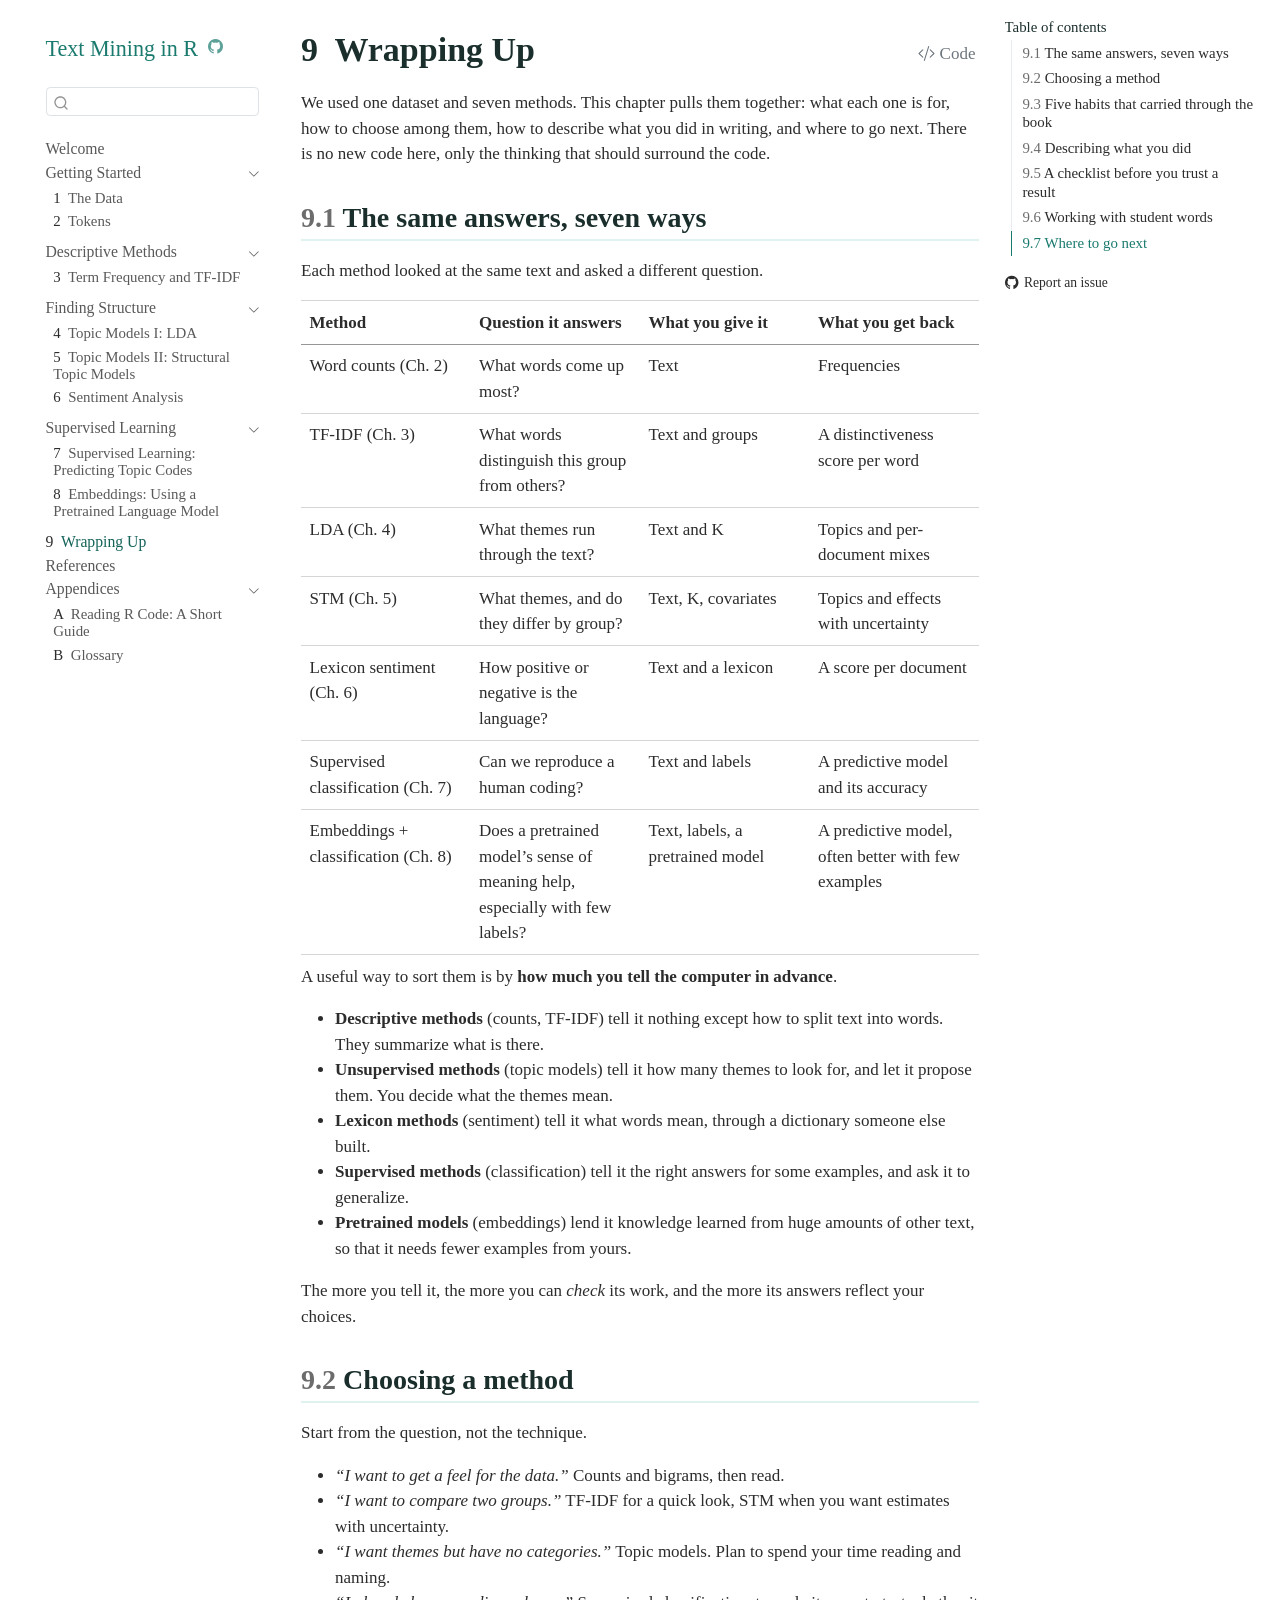
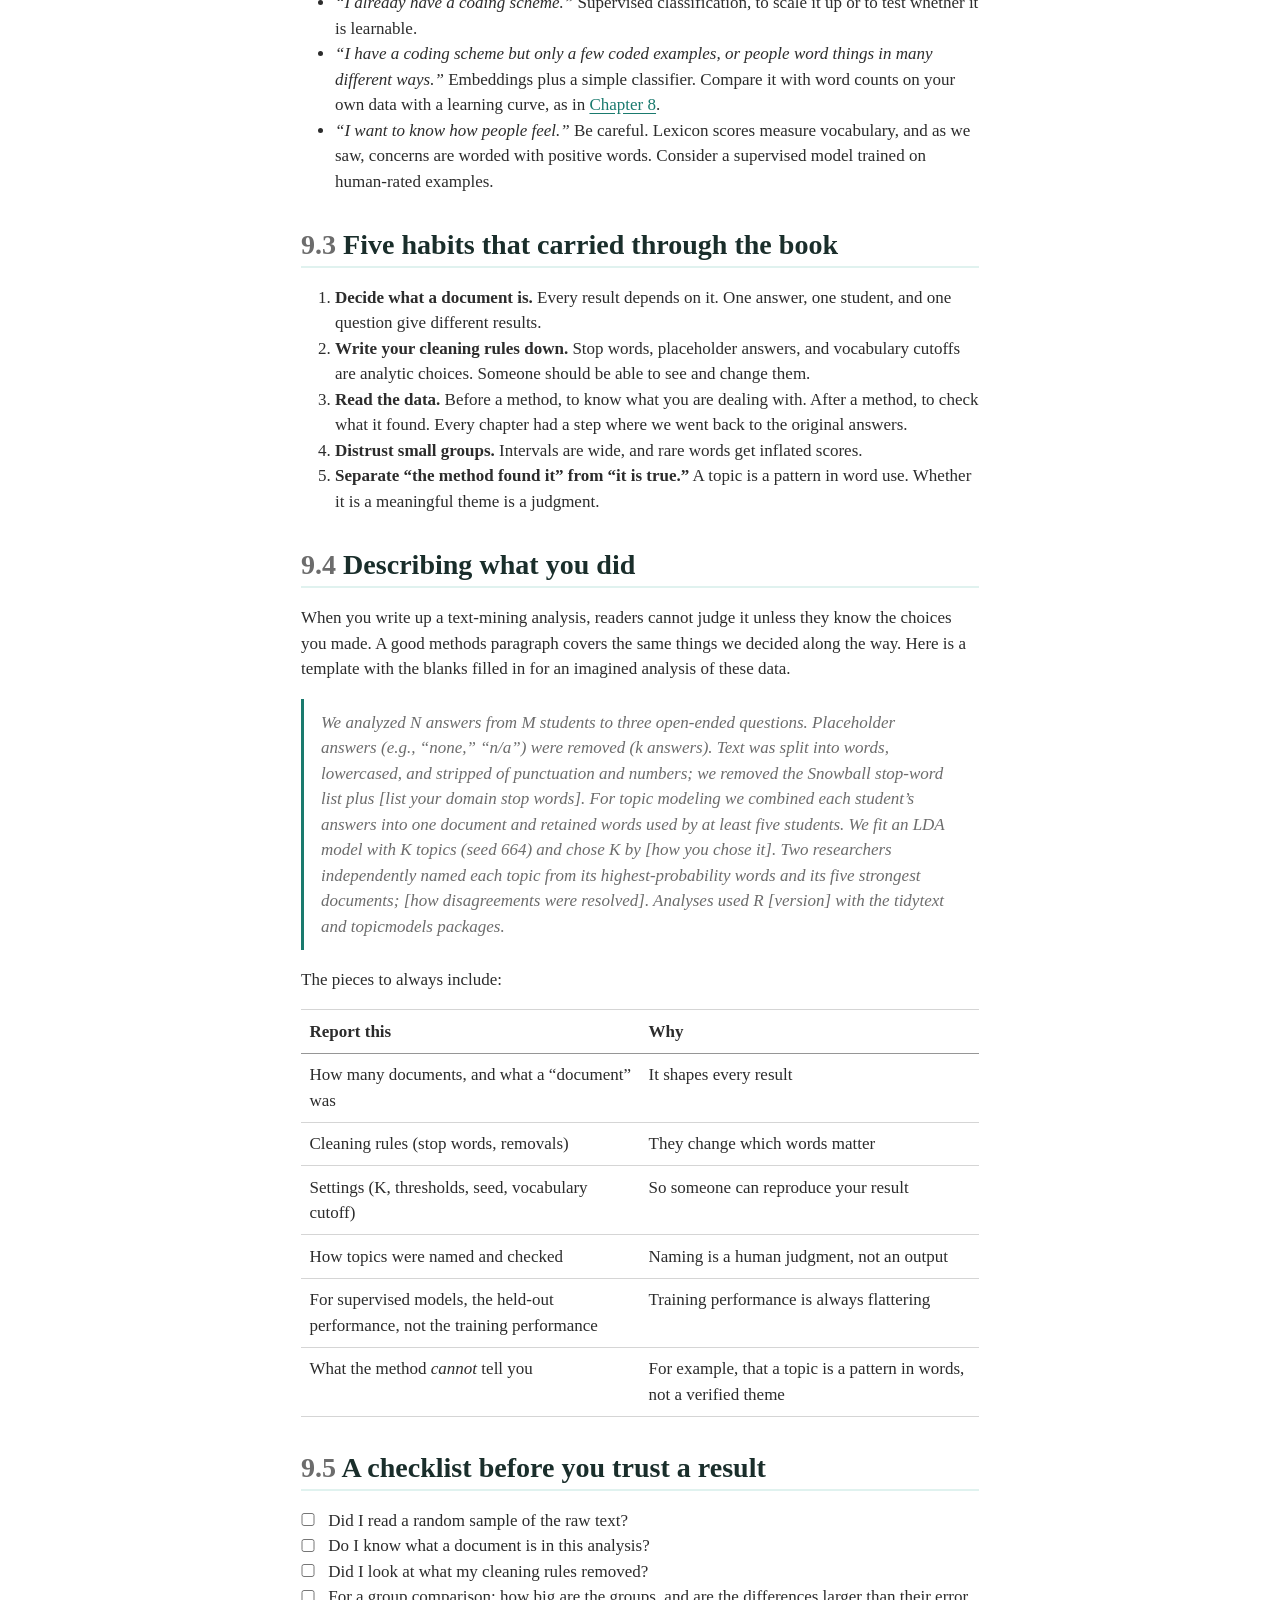
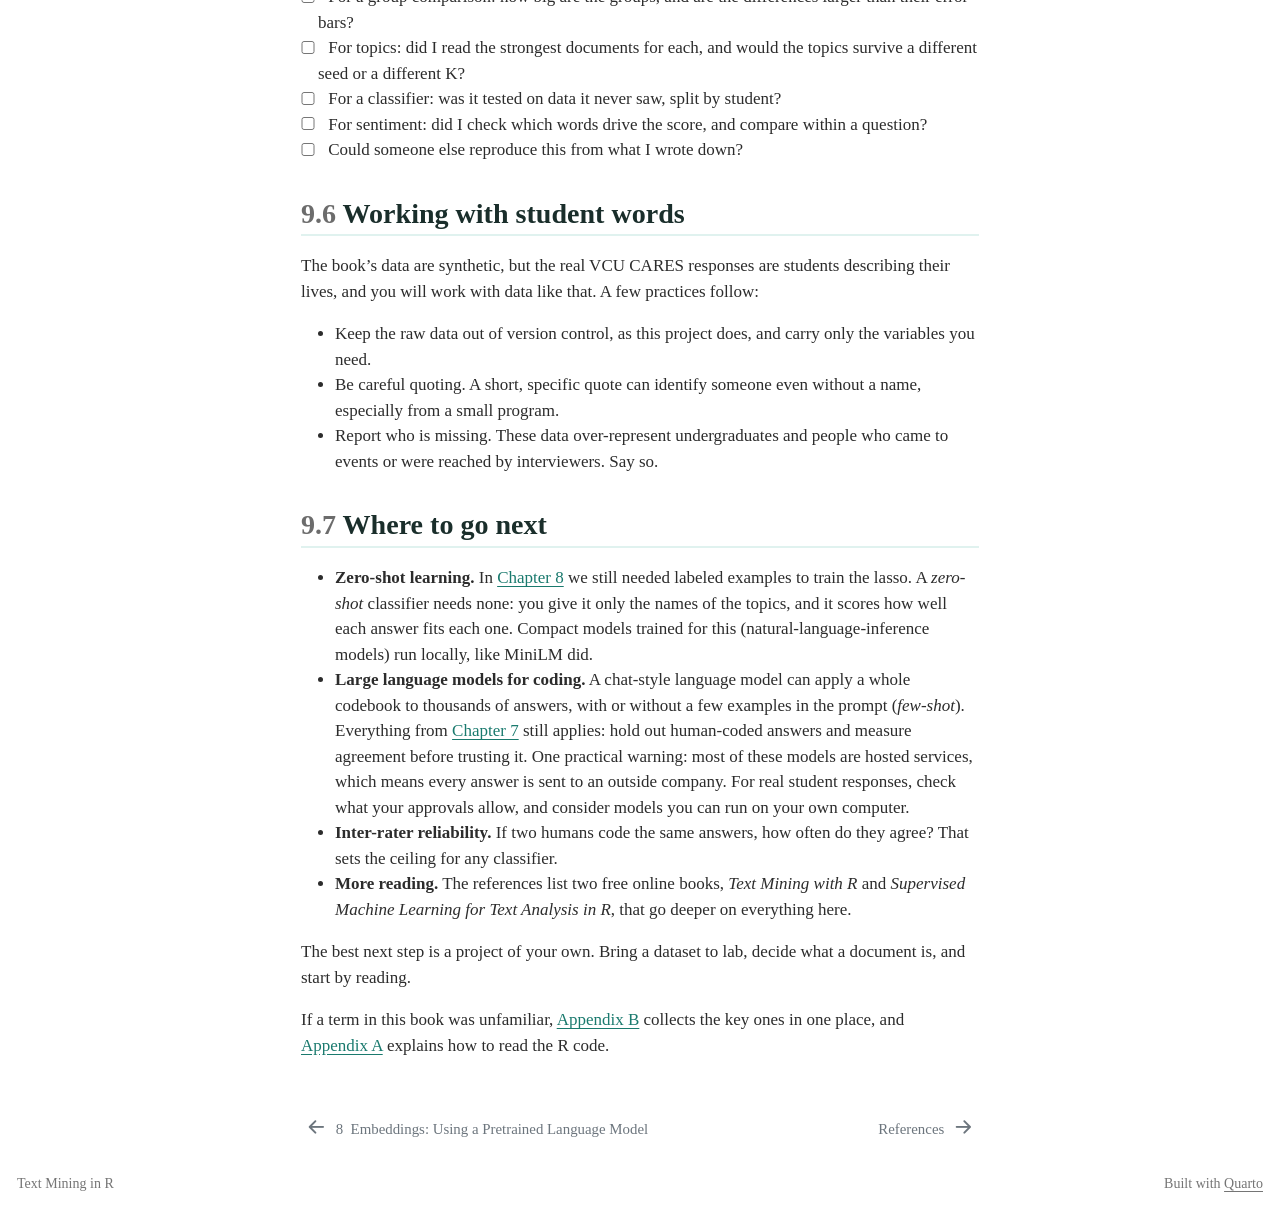
<file: docs/09-wrapping-up.html>
<!DOCTYPE html>
<html xmlns="http://www.w3.org/1999/xhtml" lang="en" xml:lang="en"><head>

<meta charset="utf-8">
<meta name="generator" content="quarto-1.9.38">

<meta name="viewport" content="width=device-width, initial-scale=1.0, user-scalable=yes">

<meta name="description" content="A hands-on introduction to text mining for lab members, built around open-ended interviews with VCU students. Moves from descriptive methods (word counts, TF-IDF) to topic models, sentiment analysis, and supervised learning.">

<title>9&nbsp; Wrapping Up – Text Mining in R</title>
<style>
/* Default styles provided by pandoc.
** See https://pandoc.org/MANUAL.html#variables-for-html for config info.
*/
code{white-space: pre-wrap;}
span.smallcaps{font-variant: small-caps;}
div.columns{display: flex; gap: min(4vw, 1.5em);}
div.column{flex: auto; overflow-x: auto;}
div.hanging-indent{margin-left: 1.5em; text-indent: -1.5em;}
ul.task-list{list-style: none;}
ul.task-list li input[type="checkbox"] {
  width: 0.8em;
  margin: 0 0.8em 0.2em -1em; /* quarto-specific, see https://github.com/quarto-dev/quarto-cli/issues/4556 */ 
  vertical-align: middle;
}
/* CSS for syntax highlighting */
html { -webkit-text-size-adjust: 100%; }
pre > code.sourceCode { white-space: pre; position: relative; }
pre > code.sourceCode > span { display: inline-block; line-height: 1.25; }
pre > code.sourceCode > span:empty { height: 1.2em; }
.sourceCode { overflow: visible; }
code.sourceCode > span { color: inherit; text-decoration: inherit; }
div.sourceCode { margin: 1em 0; }
pre.sourceCode { margin: 0; }
@media screen {
div.sourceCode { overflow: auto; }
}
@media print {
pre > code.sourceCode { white-space: pre-wrap; }
pre > code.sourceCode > span { text-indent: -5em; padding-left: 5em; }
}
pre.numberSource code
  { counter-reset: source-line 0; }
pre.numberSource code > span
  { position: relative; left: -4em; counter-increment: source-line; }
pre.numberSource code > span > a:first-child::before
  { content: counter(source-line);
    position: relative; left: -1em; text-align: right; vertical-align: baseline;
    border: none; display: inline-block;
    -webkit-touch-callout: none; -webkit-user-select: none;
    -khtml-user-select: none; -moz-user-select: none;
    -ms-user-select: none; user-select: none;
    padding: 0 4px; width: 4em;
  }
pre.numberSource { margin-left: 3em;  padding-left: 4px; }
div.sourceCode
  {   }
@media screen {
pre > code.sourceCode > span > a:first-child::before { text-decoration: underline; }
}
</style>


<script src="site_libs/quarto-nav/quarto-nav.js"></script>
<script src="site_libs/quarto-nav/headroom.min.js"></script>
<script src="site_libs/clipboard/clipboard.min.js"></script>
<script src="site_libs/quarto-search/autocomplete.umd.js"></script>
<script src="site_libs/quarto-search/fuse.min.js"></script>
<script src="site_libs/quarto-search/quarto-search.js"></script>
<meta name="quarto:offset" content="./">
<link href="./references.html" rel="next">
<link href="./08-embeddings.html" rel="prev">
<script src="site_libs/quarto-html/quarto.js" type="module"></script>
<script src="site_libs/quarto-html/tabsets/tabsets.js" type="module"></script>
<script src="site_libs/quarto-html/popper.min.js"></script>
<script src="site_libs/quarto-html/tippy.umd.min.js"></script>
<script src="site_libs/quarto-html/anchor.min.js"></script>
<link href="site_libs/quarto-html/tippy.css" rel="stylesheet">
<link href="site_libs/quarto-html/quarto-syntax-highlighting-15634bcf2e68342d4ad2dfa704d543f6.css" rel="stylesheet" id="quarto-text-highlighting-styles">
<script src="site_libs/bootstrap/bootstrap.min.js"></script>
<link href="site_libs/bootstrap/bootstrap-icons.css" rel="stylesheet">
<link href="site_libs/bootstrap/bootstrap-0f3a71d5963b834a2d5774f6f36c66af.min.css" rel="stylesheet" append-hash="true" id="quarto-bootstrap" data-mode="light">
<script id="quarto-search-options" type="application/json">{
  "location": "sidebar",
  "copy-button": false,
  "collapse-after": 3,
  "panel-placement": "start",
  "type": "textbox",
  "limit": 50,
  "keyboard-shortcut": [
    "f",
    "/",
    "s"
  ],
  "show-item-context": false,
  "language": {
    "search-no-results-text": "No results",
    "search-matching-documents-text": "matching documents",
    "search-copy-link-title": "Copy link to search",
    "search-hide-matches-text": "Hide additional matches",
    "search-more-match-text": "more match in this document",
    "search-more-matches-text": "more matches in this document",
    "search-clear-button-title": "Clear",
    "search-text-placeholder": "",
    "search-detached-cancel-button-title": "Cancel",
    "search-submit-button-title": "Submit",
    "search-label": "Search"
  }
}</script>


</head>

<body class="nav-sidebar floating quarto-light">

<div id="quarto-search-results"></div>
  <header id="quarto-header" class="headroom fixed-top">
  <nav class="quarto-secondary-nav">
    <div class="container-fluid d-flex">
      <button type="button" class="quarto-btn-toggle btn" data-bs-toggle="collapse" role="button" data-bs-target=".quarto-sidebar-collapse-item" aria-controls="quarto-sidebar" aria-expanded="false" aria-label="Toggle sidebar navigation" onclick="if (window.quartoToggleHeadroom) { window.quartoToggleHeadroom(); }">
        <i class="bi bi-layout-text-sidebar-reverse"></i>
      </button>
        <nav class="quarto-page-breadcrumbs" aria-label="breadcrumb"><ol class="breadcrumb"><li class="breadcrumb-item"><a href="./09-wrapping-up.html"><span class="chapter-number">9</span>&nbsp; <span class="chapter-title">Wrapping Up</span></a></li></ol></nav>
        <a class="flex-grow-1" role="navigation" data-bs-toggle="collapse" data-bs-target=".quarto-sidebar-collapse-item" aria-controls="quarto-sidebar" aria-expanded="false" aria-label="Toggle sidebar navigation" onclick="if (window.quartoToggleHeadroom) { window.quartoToggleHeadroom(); }">      
        </a>
      <button type="button" class="btn quarto-search-button" aria-label="Search" onclick="window.quartoOpenSearch();">
        <i class="bi bi-search"></i>
      </button>
    </div>
  </nav>
</header>
<!-- content -->
<div id="quarto-content" class="quarto-container page-columns page-rows-contents page-layout-article">
<!-- sidebar -->
  <nav id="quarto-sidebar" class="sidebar collapse collapse-horizontal quarto-sidebar-collapse-item sidebar-navigation floating overflow-auto">
    <div class="pt-lg-2 mt-2 text-left sidebar-header">
    <div class="sidebar-title mb-0 py-0">
      <a href="./">Text Mining in R</a> 
        <div class="sidebar-tools-main">
    <a href="https://github.com/mikediam123/text-mining" title="Source Code" class="quarto-navigation-tool px-1" aria-label="Source Code"><i class="bi bi-github"></i></a>
</div>
    </div>
      </div>
        <div class="mt-2 flex-shrink-0 align-items-center">
        <div class="sidebar-search">
        <div id="quarto-search" class="" title="Search"></div>
        </div>
        </div>
    <div class="sidebar-menu-container"> 
    <ul class="list-unstyled mt-1">
        <li class="sidebar-item">
  <div class="sidebar-item-container"> 
  <a href="./index.html" class="sidebar-item-text sidebar-link">
 <span class="menu-text">Welcome</span></a>
  </div>
</li>
        <li class="sidebar-item sidebar-item-section">
      <div class="sidebar-item-container"> 
            <a class="sidebar-item-text sidebar-link text-start" data-bs-toggle="collapse" data-bs-target="#quarto-sidebar-section-1" role="navigation" aria-expanded="true">
 <span class="menu-text">Getting Started</span></a>
          <a class="sidebar-item-toggle text-start" data-bs-toggle="collapse" data-bs-target="#quarto-sidebar-section-1" role="navigation" aria-expanded="true" aria-label="Toggle section">
            <i class="bi bi-chevron-right ms-2"></i>
          </a> 
      </div>
      <ul id="quarto-sidebar-section-1" class="collapse list-unstyled sidebar-section depth1 show">  
          <li class="sidebar-item">
  <div class="sidebar-item-container"> 
  <a href="./01-the-data.html" class="sidebar-item-text sidebar-link">
 <span class="menu-text"><span class="chapter-number">1</span>&nbsp; <span class="chapter-title">The Data</span></span></a>
  </div>
</li>
          <li class="sidebar-item">
  <div class="sidebar-item-container"> 
  <a href="./02-tokens.html" class="sidebar-item-text sidebar-link">
 <span class="menu-text"><span class="chapter-number">2</span>&nbsp; <span class="chapter-title">Tokens</span></span></a>
  </div>
</li>
      </ul>
  </li>
        <li class="sidebar-item sidebar-item-section">
      <div class="sidebar-item-container"> 
            <a class="sidebar-item-text sidebar-link text-start" data-bs-toggle="collapse" data-bs-target="#quarto-sidebar-section-2" role="navigation" aria-expanded="true">
 <span class="menu-text">Descriptive Methods</span></a>
          <a class="sidebar-item-toggle text-start" data-bs-toggle="collapse" data-bs-target="#quarto-sidebar-section-2" role="navigation" aria-expanded="true" aria-label="Toggle section">
            <i class="bi bi-chevron-right ms-2"></i>
          </a> 
      </div>
      <ul id="quarto-sidebar-section-2" class="collapse list-unstyled sidebar-section depth1 show">  
          <li class="sidebar-item">
  <div class="sidebar-item-container"> 
  <a href="./03-tf-idf.html" class="sidebar-item-text sidebar-link">
 <span class="menu-text"><span class="chapter-number">3</span>&nbsp; <span class="chapter-title">Term Frequency and TF-IDF</span></span></a>
  </div>
</li>
      </ul>
  </li>
        <li class="sidebar-item sidebar-item-section">
      <div class="sidebar-item-container"> 
            <a class="sidebar-item-text sidebar-link text-start" data-bs-toggle="collapse" data-bs-target="#quarto-sidebar-section-3" role="navigation" aria-expanded="true">
 <span class="menu-text">Finding Structure</span></a>
          <a class="sidebar-item-toggle text-start" data-bs-toggle="collapse" data-bs-target="#quarto-sidebar-section-3" role="navigation" aria-expanded="true" aria-label="Toggle section">
            <i class="bi bi-chevron-right ms-2"></i>
          </a> 
      </div>
      <ul id="quarto-sidebar-section-3" class="collapse list-unstyled sidebar-section depth1 show">  
          <li class="sidebar-item">
  <div class="sidebar-item-container"> 
  <a href="./04-topic-lda.html" class="sidebar-item-text sidebar-link">
 <span class="menu-text"><span class="chapter-number">4</span>&nbsp; <span class="chapter-title">Topic Models I: LDA</span></span></a>
  </div>
</li>
          <li class="sidebar-item">
  <div class="sidebar-item-container"> 
  <a href="./05-topic-stm.html" class="sidebar-item-text sidebar-link">
 <span class="menu-text"><span class="chapter-number">5</span>&nbsp; <span class="chapter-title">Topic Models II: Structural Topic Models</span></span></a>
  </div>
</li>
          <li class="sidebar-item">
  <div class="sidebar-item-container"> 
  <a href="./06-sentiment.html" class="sidebar-item-text sidebar-link">
 <span class="menu-text"><span class="chapter-number">6</span>&nbsp; <span class="chapter-title">Sentiment Analysis</span></span></a>
  </div>
</li>
      </ul>
  </li>
        <li class="sidebar-item sidebar-item-section">
      <div class="sidebar-item-container"> 
            <a class="sidebar-item-text sidebar-link text-start" data-bs-toggle="collapse" data-bs-target="#quarto-sidebar-section-4" role="navigation" aria-expanded="true">
 <span class="menu-text">Supervised Learning</span></a>
          <a class="sidebar-item-toggle text-start" data-bs-toggle="collapse" data-bs-target="#quarto-sidebar-section-4" role="navigation" aria-expanded="true" aria-label="Toggle section">
            <i class="bi bi-chevron-right ms-2"></i>
          </a> 
      </div>
      <ul id="quarto-sidebar-section-4" class="collapse list-unstyled sidebar-section depth1 show">  
          <li class="sidebar-item">
  <div class="sidebar-item-container"> 
  <a href="./07-supervised.html" class="sidebar-item-text sidebar-link">
 <span class="menu-text"><span class="chapter-number">7</span>&nbsp; <span class="chapter-title">Supervised Learning: Predicting Topic Codes</span></span></a>
  </div>
</li>
          <li class="sidebar-item">
  <div class="sidebar-item-container"> 
  <a href="./08-embeddings.html" class="sidebar-item-text sidebar-link">
 <span class="menu-text"><span class="chapter-number">8</span>&nbsp; <span class="chapter-title">Embeddings: Using a Pretrained Language Model</span></span></a>
  </div>
</li>
      </ul>
  </li>
        <li class="sidebar-item">
  <div class="sidebar-item-container"> 
  <a href="./09-wrapping-up.html" class="sidebar-item-text sidebar-link active">
 <span class="menu-text"><span class="chapter-number">9</span>&nbsp; <span class="chapter-title">Wrapping Up</span></span></a>
  </div>
</li>
        <li class="sidebar-item">
  <div class="sidebar-item-container"> 
  <a href="./references.html" class="sidebar-item-text sidebar-link">
 <span class="menu-text">References</span></a>
  </div>
</li>
        <li class="sidebar-item sidebar-item-section">
      <div class="sidebar-item-container"> 
            <a class="sidebar-item-text sidebar-link text-start" data-bs-toggle="collapse" data-bs-target="#quarto-sidebar-section-5" role="navigation" aria-expanded="true">
 <span class="menu-text">Appendices</span></a>
          <a class="sidebar-item-toggle text-start" data-bs-toggle="collapse" data-bs-target="#quarto-sidebar-section-5" role="navigation" aria-expanded="true" aria-label="Toggle section">
            <i class="bi bi-chevron-right ms-2"></i>
          </a> 
      </div>
      <ul id="quarto-sidebar-section-5" class="collapse list-unstyled sidebar-section depth1 show">  
          <li class="sidebar-item">
  <div class="sidebar-item-container"> 
  <a href="./appendix-r-primer.html" class="sidebar-item-text sidebar-link">
 <span class="menu-text"><span class="chapter-number">A</span>&nbsp; <span class="chapter-title">Reading R Code: A Short Guide</span></span></a>
  </div>
</li>
          <li class="sidebar-item">
  <div class="sidebar-item-container"> 
  <a href="./appendix-glossary.html" class="sidebar-item-text sidebar-link">
 <span class="menu-text"><span class="chapter-number">B</span>&nbsp; <span class="chapter-title">Glossary</span></span></a>
  </div>
</li>
      </ul>
  </li>
    </ul>
    </div>
</nav>
<div id="quarto-sidebar-glass" class="quarto-sidebar-collapse-item" data-bs-toggle="collapse" data-bs-target=".quarto-sidebar-collapse-item"></div>
<!-- margin-sidebar -->
    <div id="quarto-margin-sidebar" class="sidebar margin-sidebar">
        <nav id="TOC" role="doc-toc" class="toc-active">
    <h2 id="toc-title">Table of contents</h2>
   
  <ul>
  <li><a href="#the-same-answers-seven-ways" id="toc-the-same-answers-seven-ways" class="nav-link active" data-scroll-target="#the-same-answers-seven-ways"><span class="header-section-number">9.1</span> The same answers, seven ways</a></li>
  <li><a href="#choosing-a-method" id="toc-choosing-a-method" class="nav-link" data-scroll-target="#choosing-a-method"><span class="header-section-number">9.2</span> Choosing a method</a></li>
  <li><a href="#five-habits-that-carried-through-the-book" id="toc-five-habits-that-carried-through-the-book" class="nav-link" data-scroll-target="#five-habits-that-carried-through-the-book"><span class="header-section-number">9.3</span> Five habits that carried through the book</a></li>
  <li><a href="#describing-what-you-did" id="toc-describing-what-you-did" class="nav-link" data-scroll-target="#describing-what-you-did"><span class="header-section-number">9.4</span> Describing what you did</a></li>
  <li><a href="#a-checklist-before-you-trust-a-result" id="toc-a-checklist-before-you-trust-a-result" class="nav-link" data-scroll-target="#a-checklist-before-you-trust-a-result"><span class="header-section-number">9.5</span> A checklist before you trust a result</a></li>
  <li><a href="#working-with-student-words" id="toc-working-with-student-words" class="nav-link" data-scroll-target="#working-with-student-words"><span class="header-section-number">9.6</span> Working with student words</a></li>
  <li><a href="#where-to-go-next" id="toc-where-to-go-next" class="nav-link" data-scroll-target="#where-to-go-next"><span class="header-section-number">9.7</span> Where to go next</a></li>
  </ul>
<div class="toc-actions"><ul><li><a href="https://github.com/mikediam123/text-mining/issues/new" class="toc-action"><i class="bi bi-github"></i>Report an issue</a></li></ul></div></nav>
    </div>
<!-- main -->
<main class="content" id="quarto-document-content">

<header id="title-block-header" class="quarto-title-block default">
<div class="quarto-title">
<div class="quarto-title-block"><div><h1 class="title"><span id="sec-wrapup" class="quarto-section-identifier"><span class="chapter-number">9</span>&nbsp; <span class="chapter-title">Wrapping Up</span></span></h1><button type="button" class="btn code-tools-button" id="quarto-code-tools-source"><i class="bi"></i> Code</button></div></div>
</div>



<div class="quarto-title-meta">

    
  
    
  </div>
  


</header>


<p>We used one dataset and seven methods. This chapter pulls them together: what each one is for, how to choose among them, how to describe what you did in writing, and where to go next. There is no new code here, only the thinking that should surround the code.</p>
<section id="the-same-answers-seven-ways" class="level2" data-number="9.1">
<h2 data-number="9.1" class="anchored" data-anchor-id="the-same-answers-seven-ways"><span class="header-section-number">9.1</span> The same answers, seven ways</h2>
<p>Each method looked at the same text and asked a different question.</p>
<table class="caption-top table">
<colgroup>
<col style="width: 25%">
<col style="width: 25%">
<col style="width: 25%">
<col style="width: 25%">
</colgroup>
<thead>
<tr class="header">
<th>Method</th>
<th>Question it answers</th>
<th>What you give it</th>
<th>What you get back</th>
</tr>
</thead>
<tbody>
<tr class="odd">
<td>Word counts (Ch. 2)</td>
<td>What words come up most?</td>
<td>Text</td>
<td>Frequencies</td>
</tr>
<tr class="even">
<td>TF-IDF (Ch. 3)</td>
<td>What words distinguish this group from others?</td>
<td>Text and groups</td>
<td>A distinctiveness score per word</td>
</tr>
<tr class="odd">
<td>LDA (Ch. 4)</td>
<td>What themes run through the text?</td>
<td>Text and K</td>
<td>Topics and per-document mixes</td>
</tr>
<tr class="even">
<td>STM (Ch. 5)</td>
<td>What themes, and do they differ by group?</td>
<td>Text, K, covariates</td>
<td>Topics and effects with uncertainty</td>
</tr>
<tr class="odd">
<td>Lexicon sentiment (Ch. 6)</td>
<td>How positive or negative is the language?</td>
<td>Text and a lexicon</td>
<td>A score per document</td>
</tr>
<tr class="even">
<td>Supervised classification (Ch. 7)</td>
<td>Can we reproduce a human coding?</td>
<td>Text and labels</td>
<td>A predictive model and its accuracy</td>
</tr>
<tr class="odd">
<td>Embeddings + classification (Ch. 8)</td>
<td>Does a pretrained model’s sense of meaning help, especially with few labels?</td>
<td>Text, labels, a pretrained model</td>
<td>A predictive model, often better with few examples</td>
</tr>
</tbody>
</table>
<p>A useful way to sort them is by <strong>how much you tell the computer in advance</strong>.</p>
<ul>
<li><strong>Descriptive methods</strong> (counts, TF-IDF) tell it nothing except how to split text into words. They summarize what is there.</li>
<li><strong>Unsupervised methods</strong> (topic models) tell it how many themes to look for, and let it propose them. You decide what the themes mean.</li>
<li><strong>Lexicon methods</strong> (sentiment) tell it what words mean, through a dictionary someone else built.</li>
<li><strong>Supervised methods</strong> (classification) tell it the right answers for some examples, and ask it to generalize.</li>
<li><strong>Pretrained models</strong> (embeddings) lend it knowledge learned from huge amounts of other text, so that it needs fewer examples from yours.</li>
</ul>
<p>The more you tell it, the more you can <em>check</em> its work, and the more its answers reflect your choices.</p>
</section>
<section id="choosing-a-method" class="level2" data-number="9.2">
<h2 data-number="9.2" class="anchored" data-anchor-id="choosing-a-method"><span class="header-section-number">9.2</span> Choosing a method</h2>
<p>Start from the question, not the technique.</p>
<ul>
<li><em>“I want to get a feel for the data.”</em> Counts and bigrams, then read.</li>
<li><em>“I want to compare two groups.”</em> TF-IDF for a quick look, STM when you want estimates with uncertainty.</li>
<li><em>“I want themes but have no categories.”</em> Topic models. Plan to spend your time reading and naming.</li>
<li><em>“I already have a coding scheme.”</em> Supervised classification, to scale it up or to test whether it is learnable.</li>
<li><em>“I have a coding scheme but only a few coded examples, or people word things in many different ways.”</em> Embeddings plus a simple classifier. Compare it with word counts on your own data with a learning curve, as in <a href="08-embeddings.html" class="quarto-xref"><span>Chapter 8</span></a>.</li>
<li><em>“I want to know how people feel.”</em> Be careful. Lexicon scores measure vocabulary, and as we saw, concerns are worded with positive words. Consider a supervised model trained on human-rated examples.</li>
</ul>
</section>
<section id="five-habits-that-carried-through-the-book" class="level2" data-number="9.3">
<h2 data-number="9.3" class="anchored" data-anchor-id="five-habits-that-carried-through-the-book"><span class="header-section-number">9.3</span> Five habits that carried through the book</h2>
<ol type="1">
<li><strong>Decide what a document is.</strong> Every result depends on it. One answer, one student, and one question give different results.</li>
<li><strong>Write your cleaning rules down.</strong> Stop words, placeholder answers, and vocabulary cutoffs are analytic choices. Someone should be able to see and change them.</li>
<li><strong>Read the data.</strong> Before a method, to know what you are dealing with. After a method, to check what it found. Every chapter had a step where we went back to the original answers.</li>
<li><strong>Distrust small groups.</strong> Intervals are wide, and rare words get inflated scores.</li>
<li><strong>Separate “the method found it” from “it is true.”</strong> A topic is a pattern in word use. Whether it is a meaningful theme is a judgment.</li>
</ol>
</section>
<section id="describing-what-you-did" class="level2" data-number="9.4">
<h2 data-number="9.4" class="anchored" data-anchor-id="describing-what-you-did"><span class="header-section-number">9.4</span> Describing what you did</h2>
<p>When you write up a text-mining analysis, readers cannot judge it unless they know the choices you made. A good methods paragraph covers the same things we decided along the way. Here is a template with the blanks filled in for an imagined analysis of these data.</p>
<blockquote class="blockquote">
<p>We analyzed <em>N</em> answers from <em>M</em> students to three open-ended questions. Placeholder answers (e.g., “none,” “n/a”) were removed (<em>k</em> answers). Text was split into words, lowercased, and stripped of punctuation and numbers; we removed the Snowball stop-word list plus <em>[list your domain stop words]</em>. For topic modeling we combined each student’s answers into one document and retained words used by at least five students. We fit an LDA model with <em>K</em> topics (seed 664) and chose <em>K</em> by <em>[how you chose it]</em>. Two researchers independently named each topic from its highest-probability words and its five strongest documents; <em>[how disagreements were resolved]</em>. Analyses used R <em>[version]</em> with the tidytext and topicmodels packages.</p>
</blockquote>
<p>The pieces to always include:</p>
<table class="caption-top table">
<colgroup>
<col style="width: 50%">
<col style="width: 50%">
</colgroup>
<thead>
<tr class="header">
<th>Report this</th>
<th>Why</th>
</tr>
</thead>
<tbody>
<tr class="odd">
<td>How many documents, and what a “document” was</td>
<td>It shapes every result</td>
</tr>
<tr class="even">
<td>Cleaning rules (stop words, removals)</td>
<td>They change which words matter</td>
</tr>
<tr class="odd">
<td>Settings (K, thresholds, seed, vocabulary cutoff)</td>
<td>So someone can reproduce your result</td>
</tr>
<tr class="even">
<td>How topics were named and checked</td>
<td>Naming is a human judgment, not an output</td>
</tr>
<tr class="odd">
<td>For supervised models, the held-out performance, not the training performance</td>
<td>Training performance is always flattering</td>
</tr>
<tr class="even">
<td>What the method <em>cannot</em> tell you</td>
<td>For example, that a topic is a pattern in words, not a verified theme</td>
</tr>
</tbody>
</table>
</section>
<section id="a-checklist-before-you-trust-a-result" class="level2" data-number="9.5">
<h2 data-number="9.5" class="anchored" data-anchor-id="a-checklist-before-you-trust-a-result"><span class="header-section-number">9.5</span> A checklist before you trust a result</h2>
<ul class="task-list">
<li><label><input type="checkbox">Did I read a random sample of the raw text?</label></li>
<li><label><input type="checkbox">Do I know what a document is in this analysis?</label></li>
<li><label><input type="checkbox">Did I look at what my cleaning rules removed?</label></li>
<li><label><input type="checkbox">For a group comparison: how big are the groups, and are the differences larger than their error bars?</label></li>
<li><label><input type="checkbox">For topics: did I read the strongest documents for each, and would the topics survive a different seed or a different K?</label></li>
<li><label><input type="checkbox">For a classifier: was it tested on data it never saw, split by student?</label></li>
<li><label><input type="checkbox">For sentiment: did I check which words drive the score, and compare within a question?</label></li>
<li><label><input type="checkbox">Could someone else reproduce this from what I wrote down?</label></li>
</ul>
</section>
<section id="working-with-student-words" class="level2" data-number="9.6">
<h2 data-number="9.6" class="anchored" data-anchor-id="working-with-student-words"><span class="header-section-number">9.6</span> Working with student words</h2>
<p>The book’s data are synthetic, but the real VCU CARES responses are students describing their lives, and you will work with data like that. A few practices follow:</p>
<ul>
<li>Keep the raw data out of version control, as this project does, and carry only the variables you need.</li>
<li>Be careful quoting. A short, specific quote can identify someone even without a name, especially from a small program.</li>
<li>Report who is missing. These data over-represent undergraduates and people who came to events or were reached by interviewers. Say so.</li>
</ul>
</section>
<section id="where-to-go-next" class="level2" data-number="9.7">
<h2 data-number="9.7" class="anchored" data-anchor-id="where-to-go-next"><span class="header-section-number">9.7</span> Where to go next</h2>
<ul>
<li><strong>Zero-shot learning.</strong> In <a href="08-embeddings.html" class="quarto-xref"><span>Chapter 8</span></a> we still needed labeled examples to train the lasso. A <em>zero-shot</em> classifier needs none: you give it only the names of the topics, and it scores how well each answer fits each one. Compact models trained for this (natural-language-inference models) run locally, like MiniLM did.</li>
<li><strong>Large language models for coding.</strong> A chat-style language model can apply a whole codebook to thousands of answers, with or without a few examples in the prompt (<em>few-shot</em>). Everything from <a href="07-supervised.html" class="quarto-xref"><span>Chapter 7</span></a> still applies: hold out human-coded answers and measure agreement before trusting it. One practical warning: most of these models are hosted services, which means every answer is sent to an outside company. For real student responses, check what your approvals allow, and consider models you can run on your own computer.</li>
<li><strong>Inter-rater reliability.</strong> If two humans code the same answers, how often do they agree? That sets the ceiling for any classifier.</li>
<li><strong>More reading.</strong> The references list two free online books, <em>Text Mining with R</em> and <em>Supervised Machine Learning for Text Analysis in R</em>, that go deeper on everything here.</li>
</ul>
<p>The best next step is a project of your own. Bring a dataset to lab, decide what a document is, and start by reading.</p>
<p>If a term in this book was unfamiliar, <a href="appendix-glossary.html" class="quarto-xref"><span>Appendix B</span></a> collects the key ones in one place, and <a href="appendix-r-primer.html" class="quarto-xref"><span>Appendix A</span></a> explains how to read the R code.</p>


<!-- -->

</section>

</main> <!-- /main -->
<script id="quarto-html-after-body" type="application/javascript">
  window.document.addEventListener("DOMContentLoaded", function (event) {
    const icon = "";
    const anchorJS = new window.AnchorJS();
    anchorJS.options = {
      placement: 'right',
      icon: icon
    };
    anchorJS.add('.anchored');
    const isCodeAnnotation = (el) => {
      for (const clz of el.classList) {
        if (clz.startsWith('code-annotation-')) {                     
          return true;
        }
      }
      return false;
    }
    const onCopySuccess = function(e) {
      // button target
      const button = e.trigger;
      // don't keep focus
      button.blur();
      // flash "checked"
      button.classList.add('code-copy-button-checked');
      var currentTitle = button.getAttribute("title");
      button.setAttribute("title", "Copied!");
      let tooltip;
      if (window.bootstrap) {
        button.setAttribute("data-bs-toggle", "tooltip");
        button.setAttribute("data-bs-placement", "left");
        button.setAttribute("data-bs-title", "Copied!");
        tooltip = new bootstrap.Tooltip(button, 
          { trigger: "manual", 
            customClass: "code-copy-button-tooltip",
            offset: [0, -8]});
        tooltip.show();    
      }
      setTimeout(function() {
        if (tooltip) {
          tooltip.hide();
          button.removeAttribute("data-bs-title");
          button.removeAttribute("data-bs-toggle");
          button.removeAttribute("data-bs-placement");
        }
        button.setAttribute("title", currentTitle);
        button.classList.remove('code-copy-button-checked');
      }, 1000);
      // clear code selection
      e.clearSelection();
    }
    const getTextToCopy = function(trigger) {
      const outerScaffold = trigger.parentElement.cloneNode(true);
      const codeEl = outerScaffold.querySelector('code');
      for (const childEl of codeEl.children) {
        if (isCodeAnnotation(childEl)) {
          childEl.remove();
        }
      }
      return codeEl.innerText;
    }
    const clipboard = new window.ClipboardJS('.code-copy-button:not([data-in-quarto-modal])', {
      text: getTextToCopy
    });
    clipboard.on('success', onCopySuccess);
    if (window.document.getElementById('quarto-embedded-source-code-modal')) {
      const clipboardModal = new window.ClipboardJS('.code-copy-button[data-in-quarto-modal]', {
        text: getTextToCopy,
        container: window.document.getElementById('quarto-embedded-source-code-modal')
      });
      clipboardModal.on('success', onCopySuccess);
    }
    const viewSource = window.document.getElementById('quarto-view-source') ||
                       window.document.getElementById('quarto-code-tools-source');
    if (viewSource) {
      const sourceUrl = viewSource.getAttribute("data-quarto-source-url");
      viewSource.addEventListener("click", function(e) {
        if (sourceUrl) {
          // rstudio viewer pane
          if (/\bcapabilities=\b/.test(window.location)) {
            window.open(sourceUrl);
          } else {
            window.location.href = sourceUrl;
          }
        } else {
          const modal = new bootstrap.Modal(document.getElementById('quarto-embedded-source-code-modal'));
          modal.show();
        }
        return false;
      });
    }
    function toggleCodeHandler(show) {
      return function(e) {
        const detailsSrc = window.document.querySelectorAll(".cell > details > .sourceCode");
        for (let i=0; i<detailsSrc.length; i++) {
          const details = detailsSrc[i].parentElement;
          if (show) {
            details.open = true;
          } else {
            details.removeAttribute("open");
          }
        }
        const cellCodeDivs = window.document.querySelectorAll(".cell > .sourceCode");
        const fromCls = show ? "hidden" : "unhidden";
        const toCls = show ? "unhidden" : "hidden";
        for (let i=0; i<cellCodeDivs.length; i++) {
          const codeDiv = cellCodeDivs[i];
          if (codeDiv.classList.contains(fromCls)) {
            codeDiv.classList.remove(fromCls);
            codeDiv.classList.add(toCls);
          } 
        }
        return false;
      }
    }
    const hideAllCode = window.document.getElementById("quarto-hide-all-code");
    if (hideAllCode) {
      hideAllCode.addEventListener("click", toggleCodeHandler(false));
    }
    const showAllCode = window.document.getElementById("quarto-show-all-code");
    if (showAllCode) {
      showAllCode.addEventListener("click", toggleCodeHandler(true));
    }
      var localhostRegex = new RegExp(/^(?:http|https):\/\/localhost\:?[0-9]*\//);
      var mailtoRegex = new RegExp(/^mailto:/);
        var filterRegex = new RegExp('/' + window.location.host + '/');
      var isInternal = (href) => {
          return filterRegex.test(href) || localhostRegex.test(href) || mailtoRegex.test(href);
      }
      // Inspect non-navigation links and adorn them if external
     var links = window.document.querySelectorAll('a[href]:not(.nav-link):not(.navbar-brand):not(.toc-action):not(.sidebar-link):not(.sidebar-item-toggle):not(.pagination-link):not(.no-external):not([aria-hidden]):not(.dropdown-item):not(.quarto-navigation-tool):not(.about-link)');
      for (var i=0; i<links.length; i++) {
        const link = links[i];
        if (!isInternal(link.href)) {
          // undo the damage that might have been done by quarto-nav.js in the case of
          // links that we want to consider external
          if (link.dataset.originalHref !== undefined) {
            link.href = link.dataset.originalHref;
          }
        }
      }
    function tippyHover(el, contentFn, onTriggerFn, onUntriggerFn) {
      const config = {
        allowHTML: true,
        maxWidth: 500,
        delay: 100,
        arrow: false,
        appendTo: function(el) {
            return el.parentElement;
        },
        interactive: true,
        interactiveBorder: 10,
        theme: 'quarto',
        placement: 'bottom-start',
      };
      if (contentFn) {
        config.content = contentFn;
      }
      if (onTriggerFn) {
        config.onTrigger = onTriggerFn;
      }
      if (onUntriggerFn) {
        config.onUntrigger = onUntriggerFn;
      }
      window.tippy(el, config); 
    }
    const noterefs = window.document.querySelectorAll('a[role="doc-noteref"]');
    for (var i=0; i<noterefs.length; i++) {
      const ref = noterefs[i];
      tippyHover(ref, function() {
        // use id or data attribute instead here
        let href = ref.getAttribute('data-footnote-href') || ref.getAttribute('href');
        try { href = new URL(href).hash; } catch {}
        const id = href.replace(/^#\/?/, "");
        const note = window.document.getElementById(id);
        if (note) {
          return note.innerHTML;
        } else {
          return "";
        }
      });
    }
    const xrefs = window.document.querySelectorAll('a.quarto-xref');
    const processXRef = (id, note) => {
      // Strip column container classes
      const stripColumnClz = (el) => {
        el.classList.remove("page-full", "page-columns");
        if (el.children) {
          for (const child of el.children) {
            stripColumnClz(child);
          }
        }
      }
      stripColumnClz(note)
      if (id === null || id.startsWith('sec-')) {
        // Special case sections, only their first couple elements
        const container = document.createElement("div");
        if (note.children && note.children.length > 2) {
          container.appendChild(note.children[0].cloneNode(true));
          for (let i = 1; i < note.children.length; i++) {
            const child = note.children[i];
            if (child.tagName === "P" && child.innerText === "") {
              continue;
            } else {
              container.appendChild(child.cloneNode(true));
              break;
            }
          }
          if (window.Quarto?.typesetMath) {
            window.Quarto.typesetMath(container);
          }
          return container.innerHTML
        } else {
          if (window.Quarto?.typesetMath) {
            window.Quarto.typesetMath(note);
          }
          return note.innerHTML;
        }
      } else {
        // Remove any anchor links if they are present
        const anchorLink = note.querySelector('a.anchorjs-link');
        if (anchorLink) {
          anchorLink.remove();
        }
        if (window.Quarto?.typesetMath) {
          window.Quarto.typesetMath(note);
        }
        if (note.classList.contains("callout")) {
          return note.outerHTML;
        } else {
          return note.innerHTML;
        }
      }
    }
    for (var i=0; i<xrefs.length; i++) {
      const xref = xrefs[i];
      tippyHover(xref, undefined, function(instance) {
        instance.disable();
        let url = xref.getAttribute('href');
        let hash = undefined; 
        if (url.startsWith('#')) {
          hash = url;
        } else {
          try { hash = new URL(url).hash; } catch {}
        }
        if (hash) {
          const id = hash.replace(/^#\/?/, "");
          const note = window.document.getElementById(id);
          if (note !== null) {
            try {
              const html = processXRef(id, note.cloneNode(true));
              instance.setContent(html);
            } finally {
              instance.enable();
              instance.show();
            }
          } else {
            // See if we can fetch this
            fetch(url.split('#')[0])
            .then(res => res.text())
            .then(html => {
              const parser = new DOMParser();
              const htmlDoc = parser.parseFromString(html, "text/html");
              const note = htmlDoc.getElementById(id);
              if (note !== null) {
                const html = processXRef(id, note);
                instance.setContent(html);
              } 
            }).finally(() => {
              instance.enable();
              instance.show();
            });
          }
        } else {
          // See if we can fetch a full url (with no hash to target)
          // This is a special case and we should probably do some content thinning / targeting
          fetch(url)
          .then(res => res.text())
          .then(html => {
            const parser = new DOMParser();
            const htmlDoc = parser.parseFromString(html, "text/html");
            const note = htmlDoc.querySelector('main.content');
            if (note !== null) {
              // This should only happen for chapter cross references
              // (since there is no id in the URL)
              // remove the first header
              if (note.children.length > 0 && note.children[0].tagName === "HEADER") {
                note.children[0].remove();
              }
              const html = processXRef(null, note);
              instance.setContent(html);
            } 
          }).finally(() => {
            instance.enable();
            instance.show();
          });
        }
      }, function(instance) {
      });
    }
        let selectedAnnoteEl;
        const selectorForAnnotation = ( cell, annotation) => {
          let cellAttr = 'data-code-cell="' + cell + '"';
          let lineAttr = 'data-code-annotation="' +  annotation + '"';
          const selector = 'span[' + cellAttr + '][' + lineAttr + ']';
          return selector;
        }
        const selectCodeLines = (annoteEl) => {
          const doc = window.document;
          const targetCell = annoteEl.getAttribute("data-target-cell");
          const targetAnnotation = annoteEl.getAttribute("data-target-annotation");
          const annoteSpan = window.document.querySelector(selectorForAnnotation(targetCell, targetAnnotation));
          const lines = annoteSpan.getAttribute("data-code-lines").split(",");
          const lineIds = lines.map((line) => {
            return targetCell + "-" + line;
          })
          let top = null;
          let height = null;
          let parent = null;
          if (lineIds.length > 0) {
              //compute the position of the single el (top and bottom and make a div)
              const el = window.document.getElementById(lineIds[0]);
              top = el.offsetTop;
              height = el.offsetHeight;
              parent = el.parentElement.parentElement;
            if (lineIds.length > 1) {
              const lastEl = window.document.getElementById(lineIds[lineIds.length - 1]);
              const bottom = lastEl.offsetTop + lastEl.offsetHeight;
              height = bottom - top;
            }
            if (top !== null && height !== null && parent !== null) {
              // cook up a div (if necessary) and position it 
              let div = window.document.getElementById("code-annotation-line-highlight");
              if (div === null) {
                div = window.document.createElement("div");
                div.setAttribute("id", "code-annotation-line-highlight");
                div.style.position = 'absolute';
                parent.appendChild(div);
              }
              div.style.top = top - 2 + "px";
              div.style.height = height + 4 + "px";
              div.style.left = 0;
              let gutterDiv = window.document.getElementById("code-annotation-line-highlight-gutter");
              if (gutterDiv === null) {
                gutterDiv = window.document.createElement("div");
                gutterDiv.setAttribute("id", "code-annotation-line-highlight-gutter");
                gutterDiv.style.position = 'absolute';
                const codeCell = window.document.getElementById(targetCell);
                const gutter = codeCell.querySelector('.code-annotation-gutter');
                gutter.appendChild(gutterDiv);
              }
              gutterDiv.style.top = top - 2 + "px";
              gutterDiv.style.height = height + 4 + "px";
            }
            selectedAnnoteEl = annoteEl;
          }
        };
        const unselectCodeLines = () => {
          const elementsIds = ["code-annotation-line-highlight", "code-annotation-line-highlight-gutter"];
          elementsIds.forEach((elId) => {
            const div = window.document.getElementById(elId);
            if (div) {
              div.remove();
            }
          });
          selectedAnnoteEl = undefined;
        };
          // Handle positioning of the toggle
      window.addEventListener(
        "resize",
        throttle(() => {
          elRect = undefined;
          if (selectedAnnoteEl) {
            selectCodeLines(selectedAnnoteEl);
          }
        }, 10)
      );
      function throttle(fn, ms) {
      let throttle = false;
      let timer;
        return (...args) => {
          if(!throttle) { // first call gets through
              fn.apply(this, args);
              throttle = true;
          } else { // all the others get throttled
              if(timer) clearTimeout(timer); // cancel #2
              timer = setTimeout(() => {
                fn.apply(this, args);
                timer = throttle = false;
              }, ms);
          }
        };
      }
        // Attach click handler to the DT
        const annoteDls = window.document.querySelectorAll('dt[data-target-cell]');
        for (const annoteDlNode of annoteDls) {
          annoteDlNode.addEventListener('click', (event) => {
            const clickedEl = event.target;
            if (clickedEl !== selectedAnnoteEl) {
              unselectCodeLines();
              const activeEl = window.document.querySelector('dt[data-target-cell].code-annotation-active');
              if (activeEl) {
                activeEl.classList.remove('code-annotation-active');
              }
              selectCodeLines(clickedEl);
              clickedEl.classList.add('code-annotation-active');
            } else {
              // Unselect the line
              unselectCodeLines();
              clickedEl.classList.remove('code-annotation-active');
            }
          });
        }
    const findCites = (el) => {
      const parentEl = el.parentElement;
      if (parentEl) {
        const cites = parentEl.dataset.cites;
        if (cites) {
          return {
            el,
            cites: cites.split(' ')
          };
        } else {
          return findCites(el.parentElement)
        }
      } else {
        return undefined;
      }
    };
    var bibliorefs = window.document.querySelectorAll('a[role="doc-biblioref"]');
    for (var i=0; i<bibliorefs.length; i++) {
      const ref = bibliorefs[i];
      const citeInfo = findCites(ref);
      if (citeInfo) {
        tippyHover(citeInfo.el, function() {
          var popup = window.document.createElement('div');
          citeInfo.cites.forEach(function(cite) {
            var citeDiv = window.document.createElement('div');
            citeDiv.classList.add('hanging-indent');
            citeDiv.classList.add('csl-entry');
            var biblioDiv = window.document.getElementById('ref-' + cite);
            if (biblioDiv) {
              citeDiv.innerHTML = biblioDiv.innerHTML;
            }
            popup.appendChild(citeDiv);
          });
          return popup.innerHTML;
        });
      }
    }
  });
  </script>
<nav class="page-navigation">
  <div class="nav-page nav-page-previous">
      <a href="./08-embeddings.html" class="pagination-link" aria-label="Embeddings: Using a Pretrained Language Model">
        <i class="bi bi-arrow-left-short"></i> <span class="nav-page-text"><span class="chapter-number">8</span>&nbsp; <span class="chapter-title">Embeddings: Using a Pretrained Language Model</span></span>
      </a>          
  </div>
  <div class="nav-page nav-page-next">
      <a href="./references.html" class="pagination-link" aria-label="References">
        <span class="nav-page-text">References</span> <i class="bi bi-arrow-right-short"></i>
      </a>
  </div>
</nav><div class="modal fade" id="quarto-embedded-source-code-modal" tabindex="-1" aria-labelledby="quarto-embedded-source-code-modal-label" aria-hidden="true"><div class="modal-dialog modal-dialog-scrollable"><div class="modal-content"><div class="modal-header"><h5 class="modal-title" id="quarto-embedded-source-code-modal-label">Source Code</h5><button class="btn-close" data-bs-dismiss="modal"></button></div><div class="modal-body"><div class="">
<div class="code-copy-outer-scaffold"><div class="sourceCode" id="cb1" data-shortcodes="false"><pre class="sourceCode markdown code-with-copy"><code class="sourceCode markdown"><span id="cb1-1"><a href="#cb1-1" aria-hidden="true" tabindex="-1"></a><span class="fu"># Wrapping Up {#sec-wrapup}</span></span>
<span id="cb1-2"><a href="#cb1-2" aria-hidden="true" tabindex="-1"></a></span>
<span id="cb1-3"><a href="#cb1-3" aria-hidden="true" tabindex="-1"></a>We used one dataset and seven methods. This chapter pulls them together: what each one is for, how to choose among them, how to describe what you did in writing, and where to go next. There is no new code here, only the thinking that should surround the code.</span>
<span id="cb1-4"><a href="#cb1-4" aria-hidden="true" tabindex="-1"></a></span>
<span id="cb1-5"><a href="#cb1-5" aria-hidden="true" tabindex="-1"></a><span class="fu">## The same answers, seven ways</span></span>
<span id="cb1-6"><a href="#cb1-6" aria-hidden="true" tabindex="-1"></a></span>
<span id="cb1-7"><a href="#cb1-7" aria-hidden="true" tabindex="-1"></a>Each method looked at the same text and asked a different question.</span>
<span id="cb1-8"><a href="#cb1-8" aria-hidden="true" tabindex="-1"></a></span>
<span id="cb1-9"><a href="#cb1-9" aria-hidden="true" tabindex="-1"></a><span class="pp">|</span> Method <span class="pp">|</span> Question it answers <span class="pp">|</span> What you give it <span class="pp">|</span> What you get back <span class="pp">|</span></span>
<span id="cb1-10"><a href="#cb1-10" aria-hidden="true" tabindex="-1"></a><span class="pp">|---|---|---|---|</span></span>
<span id="cb1-11"><a href="#cb1-11" aria-hidden="true" tabindex="-1"></a><span class="pp">|</span> Word counts (Ch. 2) <span class="pp">|</span> What words come up most? <span class="pp">|</span> Text <span class="pp">|</span> Frequencies <span class="pp">|</span></span>
<span id="cb1-12"><a href="#cb1-12" aria-hidden="true" tabindex="-1"></a><span class="pp">|</span> TF-IDF (Ch. 3) <span class="pp">|</span> What words distinguish this group from others? <span class="pp">|</span> Text and groups <span class="pp">|</span> A distinctiveness score per word <span class="pp">|</span></span>
<span id="cb1-13"><a href="#cb1-13" aria-hidden="true" tabindex="-1"></a><span class="pp">|</span> LDA (Ch. 4) <span class="pp">|</span> What themes run through the text? <span class="pp">|</span> Text and K <span class="pp">|</span> Topics and per-document mixes <span class="pp">|</span></span>
<span id="cb1-14"><a href="#cb1-14" aria-hidden="true" tabindex="-1"></a><span class="pp">|</span> STM (Ch. 5) <span class="pp">|</span> What themes, and do they differ by group? <span class="pp">|</span> Text, K, covariates <span class="pp">|</span> Topics and effects with uncertainty <span class="pp">|</span></span>
<span id="cb1-15"><a href="#cb1-15" aria-hidden="true" tabindex="-1"></a><span class="pp">|</span> Lexicon sentiment (Ch. 6) <span class="pp">|</span> How positive or negative is the language? <span class="pp">|</span> Text and a lexicon <span class="pp">|</span> A score per document <span class="pp">|</span></span>
<span id="cb1-16"><a href="#cb1-16" aria-hidden="true" tabindex="-1"></a><span class="pp">|</span> Supervised classification (Ch. 7) <span class="pp">|</span> Can we reproduce a human coding? <span class="pp">|</span> Text and labels <span class="pp">|</span> A predictive model and its accuracy <span class="pp">|</span></span>
<span id="cb1-17"><a href="#cb1-17" aria-hidden="true" tabindex="-1"></a><span class="pp">|</span> Embeddings + classification (Ch. 8) <span class="pp">|</span> Does a pretrained model's sense of meaning help, especially with few labels? <span class="pp">|</span> Text, labels, a pretrained model <span class="pp">|</span> A predictive model, often better with few examples <span class="pp">|</span></span>
<span id="cb1-18"><a href="#cb1-18" aria-hidden="true" tabindex="-1"></a></span>
<span id="cb1-19"><a href="#cb1-19" aria-hidden="true" tabindex="-1"></a>A useful way to sort them is by **how much you tell the computer in advance**.</span>
<span id="cb1-20"><a href="#cb1-20" aria-hidden="true" tabindex="-1"></a></span>
<span id="cb1-21"><a href="#cb1-21" aria-hidden="true" tabindex="-1"></a><span class="ss">- </span>**Descriptive methods** (counts, TF-IDF) tell it nothing except how to split text into words. They summarize what is there.</span>
<span id="cb1-22"><a href="#cb1-22" aria-hidden="true" tabindex="-1"></a><span class="ss">- </span>**Unsupervised methods** (topic models) tell it how many themes to look for, and let it propose them. You decide what the themes mean.</span>
<span id="cb1-23"><a href="#cb1-23" aria-hidden="true" tabindex="-1"></a><span class="ss">- </span>**Lexicon methods** (sentiment) tell it what words mean, through a dictionary someone else built.</span>
<span id="cb1-24"><a href="#cb1-24" aria-hidden="true" tabindex="-1"></a><span class="ss">- </span>**Supervised methods** (classification) tell it the right answers for some examples, and ask it to generalize.</span>
<span id="cb1-25"><a href="#cb1-25" aria-hidden="true" tabindex="-1"></a><span class="ss">- </span>**Pretrained models** (embeddings) lend it knowledge learned from huge amounts of other text, so that it needs fewer examples from yours.</span>
<span id="cb1-26"><a href="#cb1-26" aria-hidden="true" tabindex="-1"></a></span>
<span id="cb1-27"><a href="#cb1-27" aria-hidden="true" tabindex="-1"></a>The more you tell it, the more you can *check* its work, and the more its answers reflect your choices.</span>
<span id="cb1-28"><a href="#cb1-28" aria-hidden="true" tabindex="-1"></a></span>
<span id="cb1-29"><a href="#cb1-29" aria-hidden="true" tabindex="-1"></a><span class="fu">## Choosing a method</span></span>
<span id="cb1-30"><a href="#cb1-30" aria-hidden="true" tabindex="-1"></a></span>
<span id="cb1-31"><a href="#cb1-31" aria-hidden="true" tabindex="-1"></a>Start from the question, not the technique.</span>
<span id="cb1-32"><a href="#cb1-32" aria-hidden="true" tabindex="-1"></a></span>
<span id="cb1-33"><a href="#cb1-33" aria-hidden="true" tabindex="-1"></a><span class="ss">- </span>*"I want to get a feel for the data."* Counts and bigrams, then read.</span>
<span id="cb1-34"><a href="#cb1-34" aria-hidden="true" tabindex="-1"></a><span class="ss">- </span>*"I want to compare two groups."* TF-IDF for a quick look, STM when you want estimates with uncertainty.</span>
<span id="cb1-35"><a href="#cb1-35" aria-hidden="true" tabindex="-1"></a><span class="ss">- </span>*"I want themes but have no categories."* Topic models. Plan to spend your time reading and naming.</span>
<span id="cb1-36"><a href="#cb1-36" aria-hidden="true" tabindex="-1"></a><span class="ss">- </span>*"I already have a coding scheme."* Supervised classification, to scale it up or to test whether it is learnable.</span>
<span id="cb1-37"><a href="#cb1-37" aria-hidden="true" tabindex="-1"></a><span class="ss">- </span>*"I have a coding scheme but only a few coded examples, or people word things in many different ways."* Embeddings plus a simple classifier. Compare it with word counts on your own data with a learning curve, as in @sec-embeddings.</span>
<span id="cb1-38"><a href="#cb1-38" aria-hidden="true" tabindex="-1"></a><span class="ss">- </span>*"I want to know how people feel."* Be careful. Lexicon scores measure vocabulary, and as we saw, concerns are worded with positive words. Consider a supervised model trained on human-rated examples.</span>
<span id="cb1-39"><a href="#cb1-39" aria-hidden="true" tabindex="-1"></a></span>
<span id="cb1-40"><a href="#cb1-40" aria-hidden="true" tabindex="-1"></a><span class="fu">## Five habits that carried through the book</span></span>
<span id="cb1-41"><a href="#cb1-41" aria-hidden="true" tabindex="-1"></a></span>
<span id="cb1-42"><a href="#cb1-42" aria-hidden="true" tabindex="-1"></a><span class="ss">1. </span>**Decide what a document is.** Every result depends on it. One answer, one student, and one question give different results.</span>
<span id="cb1-43"><a href="#cb1-43" aria-hidden="true" tabindex="-1"></a><span class="ss">2. </span>**Write your cleaning rules down.** Stop words, placeholder answers, and vocabulary cutoffs are analytic choices. Someone should be able to see and change them.</span>
<span id="cb1-44"><a href="#cb1-44" aria-hidden="true" tabindex="-1"></a><span class="ss">3. </span>**Read the data.** Before a method, to know what you are dealing with. After a method, to check what it found. Every chapter had a step where we went back to the original answers.</span>
<span id="cb1-45"><a href="#cb1-45" aria-hidden="true" tabindex="-1"></a><span class="ss">4. </span>**Distrust small groups.** Intervals are wide, and rare words get inflated scores.</span>
<span id="cb1-46"><a href="#cb1-46" aria-hidden="true" tabindex="-1"></a><span class="ss">5. </span>**Separate "the method found it" from "it is true."** A topic is a pattern in word use. Whether it is a meaningful theme is a judgment.</span>
<span id="cb1-47"><a href="#cb1-47" aria-hidden="true" tabindex="-1"></a></span>
<span id="cb1-48"><a href="#cb1-48" aria-hidden="true" tabindex="-1"></a><span class="fu">## Describing what you did</span></span>
<span id="cb1-49"><a href="#cb1-49" aria-hidden="true" tabindex="-1"></a></span>
<span id="cb1-50"><a href="#cb1-50" aria-hidden="true" tabindex="-1"></a>When you write up a text-mining analysis, readers cannot judge it unless they know the choices you made. A good methods paragraph covers the same things we decided along the way. Here is a template with the blanks filled in for an imagined analysis of these data.</span>
<span id="cb1-51"><a href="#cb1-51" aria-hidden="true" tabindex="-1"></a></span>
<span id="cb1-52"><a href="#cb1-52" aria-hidden="true" tabindex="-1"></a><span class="at">&gt; We analyzed *N* answers from *M* students to three open-ended questions. Placeholder answers (e.g., "none," "n/a") were removed (*k* answers). Text was split into words, lowercased, and stripped of punctuation and numbers; we removed the Snowball stop-word list plus *[list your domain stop words]*. For topic modeling we combined each student's answers into one document and retained words used by at least five students. We fit an LDA model with *K* topics (seed 664) and chose *K* by *[how you chose it]*. Two researchers independently named each topic from its highest-probability words and its five strongest documents; *[how disagreements were resolved]*. Analyses used R *[version]* with the tidytext and topicmodels packages.</span></span>
<span id="cb1-53"><a href="#cb1-53" aria-hidden="true" tabindex="-1"></a></span>
<span id="cb1-54"><a href="#cb1-54" aria-hidden="true" tabindex="-1"></a>The pieces to always include:</span>
<span id="cb1-55"><a href="#cb1-55" aria-hidden="true" tabindex="-1"></a></span>
<span id="cb1-56"><a href="#cb1-56" aria-hidden="true" tabindex="-1"></a><span class="pp">|</span> Report this <span class="pp">|</span> Why <span class="pp">|</span></span>
<span id="cb1-57"><a href="#cb1-57" aria-hidden="true" tabindex="-1"></a><span class="pp">|---|---|</span></span>
<span id="cb1-58"><a href="#cb1-58" aria-hidden="true" tabindex="-1"></a><span class="pp">|</span> How many documents, and what a "document" was <span class="pp">|</span> It shapes every result <span class="pp">|</span></span>
<span id="cb1-59"><a href="#cb1-59" aria-hidden="true" tabindex="-1"></a><span class="pp">|</span> Cleaning rules (stop words, removals) <span class="pp">|</span> They change which words matter <span class="pp">|</span></span>
<span id="cb1-60"><a href="#cb1-60" aria-hidden="true" tabindex="-1"></a><span class="pp">|</span> Settings (K, thresholds, seed, vocabulary cutoff) <span class="pp">|</span> So someone can reproduce your result <span class="pp">|</span></span>
<span id="cb1-61"><a href="#cb1-61" aria-hidden="true" tabindex="-1"></a><span class="pp">|</span> How topics were named and checked <span class="pp">|</span> Naming is a human judgment, not an output <span class="pp">|</span></span>
<span id="cb1-62"><a href="#cb1-62" aria-hidden="true" tabindex="-1"></a><span class="pp">|</span> For supervised models, the held-out performance, not the training performance <span class="pp">|</span> Training performance is always flattering <span class="pp">|</span></span>
<span id="cb1-63"><a href="#cb1-63" aria-hidden="true" tabindex="-1"></a><span class="pp">|</span> What the method *cannot* tell you <span class="pp">|</span> For example, that a topic is a pattern in words, not a verified theme <span class="pp">|</span></span>
<span id="cb1-64"><a href="#cb1-64" aria-hidden="true" tabindex="-1"></a></span>
<span id="cb1-65"><a href="#cb1-65" aria-hidden="true" tabindex="-1"></a><span class="fu">## A checklist before you trust a result</span></span>
<span id="cb1-66"><a href="#cb1-66" aria-hidden="true" tabindex="-1"></a></span>
<span id="cb1-67"><a href="#cb1-67" aria-hidden="true" tabindex="-1"></a><span class="ss">- </span><span class="va">[ ]</span> Did I read a random sample of the raw text?</span>
<span id="cb1-68"><a href="#cb1-68" aria-hidden="true" tabindex="-1"></a><span class="ss">- </span><span class="va">[ ]</span> Do I know what a document is in this analysis?</span>
<span id="cb1-69"><a href="#cb1-69" aria-hidden="true" tabindex="-1"></a><span class="ss">- </span><span class="va">[ ]</span> Did I look at what my cleaning rules removed?</span>
<span id="cb1-70"><a href="#cb1-70" aria-hidden="true" tabindex="-1"></a><span class="ss">- </span><span class="va">[ ]</span> For a group comparison: how big are the groups, and are the differences larger than their error bars?</span>
<span id="cb1-71"><a href="#cb1-71" aria-hidden="true" tabindex="-1"></a><span class="ss">- </span><span class="va">[ ]</span> For topics: did I read the strongest documents for each, and would the topics survive a different seed or a different K?</span>
<span id="cb1-72"><a href="#cb1-72" aria-hidden="true" tabindex="-1"></a><span class="ss">- </span><span class="va">[ ]</span> For a classifier: was it tested on data it never saw, split by student?</span>
<span id="cb1-73"><a href="#cb1-73" aria-hidden="true" tabindex="-1"></a><span class="ss">- </span><span class="va">[ ]</span> For sentiment: did I check which words drive the score, and compare within a question?</span>
<span id="cb1-74"><a href="#cb1-74" aria-hidden="true" tabindex="-1"></a><span class="ss">- </span><span class="va">[ ]</span> Could someone else reproduce this from what I wrote down?</span>
<span id="cb1-75"><a href="#cb1-75" aria-hidden="true" tabindex="-1"></a></span>
<span id="cb1-76"><a href="#cb1-76" aria-hidden="true" tabindex="-1"></a><span class="fu">## Working with student words</span></span>
<span id="cb1-77"><a href="#cb1-77" aria-hidden="true" tabindex="-1"></a></span>
<span id="cb1-78"><a href="#cb1-78" aria-hidden="true" tabindex="-1"></a>The book's data are synthetic, but the real VCU CARES responses are students describing their lives, and you will work with data like that. A few practices follow:</span>
<span id="cb1-79"><a href="#cb1-79" aria-hidden="true" tabindex="-1"></a></span>
<span id="cb1-80"><a href="#cb1-80" aria-hidden="true" tabindex="-1"></a><span class="ss">- </span>Keep the raw data out of version control, as this project does, and carry only the variables you need.</span>
<span id="cb1-81"><a href="#cb1-81" aria-hidden="true" tabindex="-1"></a><span class="ss">- </span>Be careful quoting. A short, specific quote can identify someone even without a name, especially from a small program.</span>
<span id="cb1-82"><a href="#cb1-82" aria-hidden="true" tabindex="-1"></a><span class="ss">- </span>Report who is missing. These data over-represent undergraduates and people who came to events or were reached by interviewers. Say so.</span>
<span id="cb1-83"><a href="#cb1-83" aria-hidden="true" tabindex="-1"></a></span>
<span id="cb1-84"><a href="#cb1-84" aria-hidden="true" tabindex="-1"></a><span class="fu">## Where to go next</span></span>
<span id="cb1-85"><a href="#cb1-85" aria-hidden="true" tabindex="-1"></a></span>
<span id="cb1-86"><a href="#cb1-86" aria-hidden="true" tabindex="-1"></a><span class="ss">- </span>**Zero-shot learning.** In @sec-embeddings we still needed labeled examples to train the lasso. A *zero-shot* classifier needs none: you give it only the names of the topics, and it scores how well each answer fits each one. Compact models trained for this (natural-language-inference models) run locally, like MiniLM did.</span>
<span id="cb1-87"><a href="#cb1-87" aria-hidden="true" tabindex="-1"></a><span class="ss">- </span>**Large language models for coding.** A chat-style language model can apply a whole codebook to thousands of answers, with or without a few examples in the prompt (*few-shot*). Everything from @sec-supervised still applies: hold out human-coded answers and measure agreement before trusting it. One practical warning: most of these models are hosted services, which means every answer is sent to an outside company. For real student responses, check what your approvals allow, and consider models you can run on your own computer.</span>
<span id="cb1-88"><a href="#cb1-88" aria-hidden="true" tabindex="-1"></a><span class="ss">- </span>**Inter-rater reliability.** If two humans code the same answers, how often do they agree? That sets the ceiling for any classifier.</span>
<span id="cb1-89"><a href="#cb1-89" aria-hidden="true" tabindex="-1"></a><span class="ss">- </span>**More reading.** The references list two free online books, *Text Mining with R* and *Supervised Machine Learning for Text Analysis in R*, that go deeper on everything here.</span>
<span id="cb1-90"><a href="#cb1-90" aria-hidden="true" tabindex="-1"></a></span>
<span id="cb1-91"><a href="#cb1-91" aria-hidden="true" tabindex="-1"></a>The best next step is a project of your own. Bring a dataset to lab, decide what a document is, and start by reading.</span>
<span id="cb1-92"><a href="#cb1-92" aria-hidden="true" tabindex="-1"></a></span>
<span id="cb1-93"><a href="#cb1-93" aria-hidden="true" tabindex="-1"></a>If a term in this book was unfamiliar, @sec-glossary collects the key ones in one place, and @sec-r-primer explains how to read the R code.</span></code></pre></div><button title="Copy to Clipboard" class="code-copy-button" data-in-quarto-modal=""><i class="bi"></i></button></div>
</div></div></div></div></div>
</div> <!-- /content -->
<footer class="footer">
  <div class="nav-footer">
    <div class="nav-footer-left">
<p>Text Mining in R</p>
</div>   
    <div class="nav-footer-center">
      &nbsp;
    <div class="toc-actions d-sm-block d-md-none"><ul><li><a href="https://github.com/mikediam123/text-mining/issues/new" class="toc-action"><i class="bi bi-github"></i>Report an issue</a></li></ul></div></div>
    <div class="nav-footer-right">
<p>Built with <a href="https://quarto.org">Quarto</a></p>
</div>
  </div>
</footer>




</body></html>
</file>
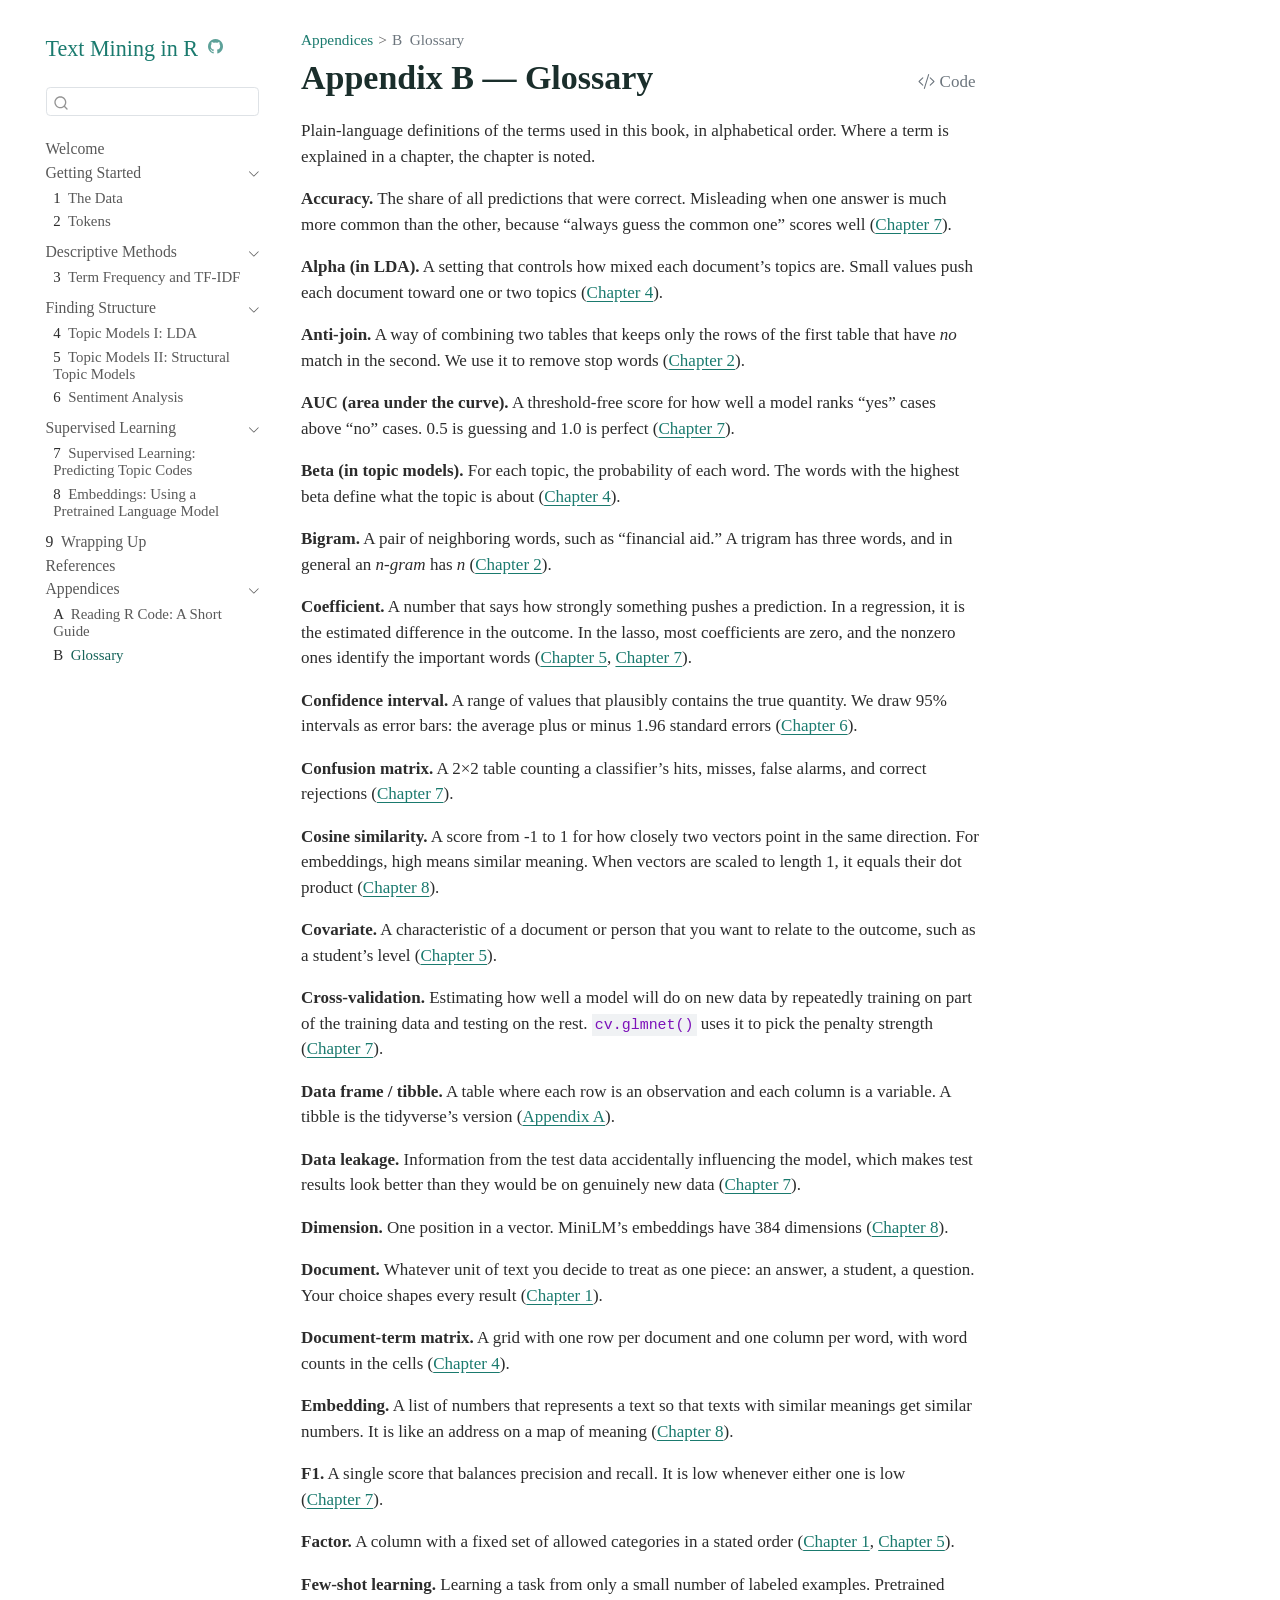
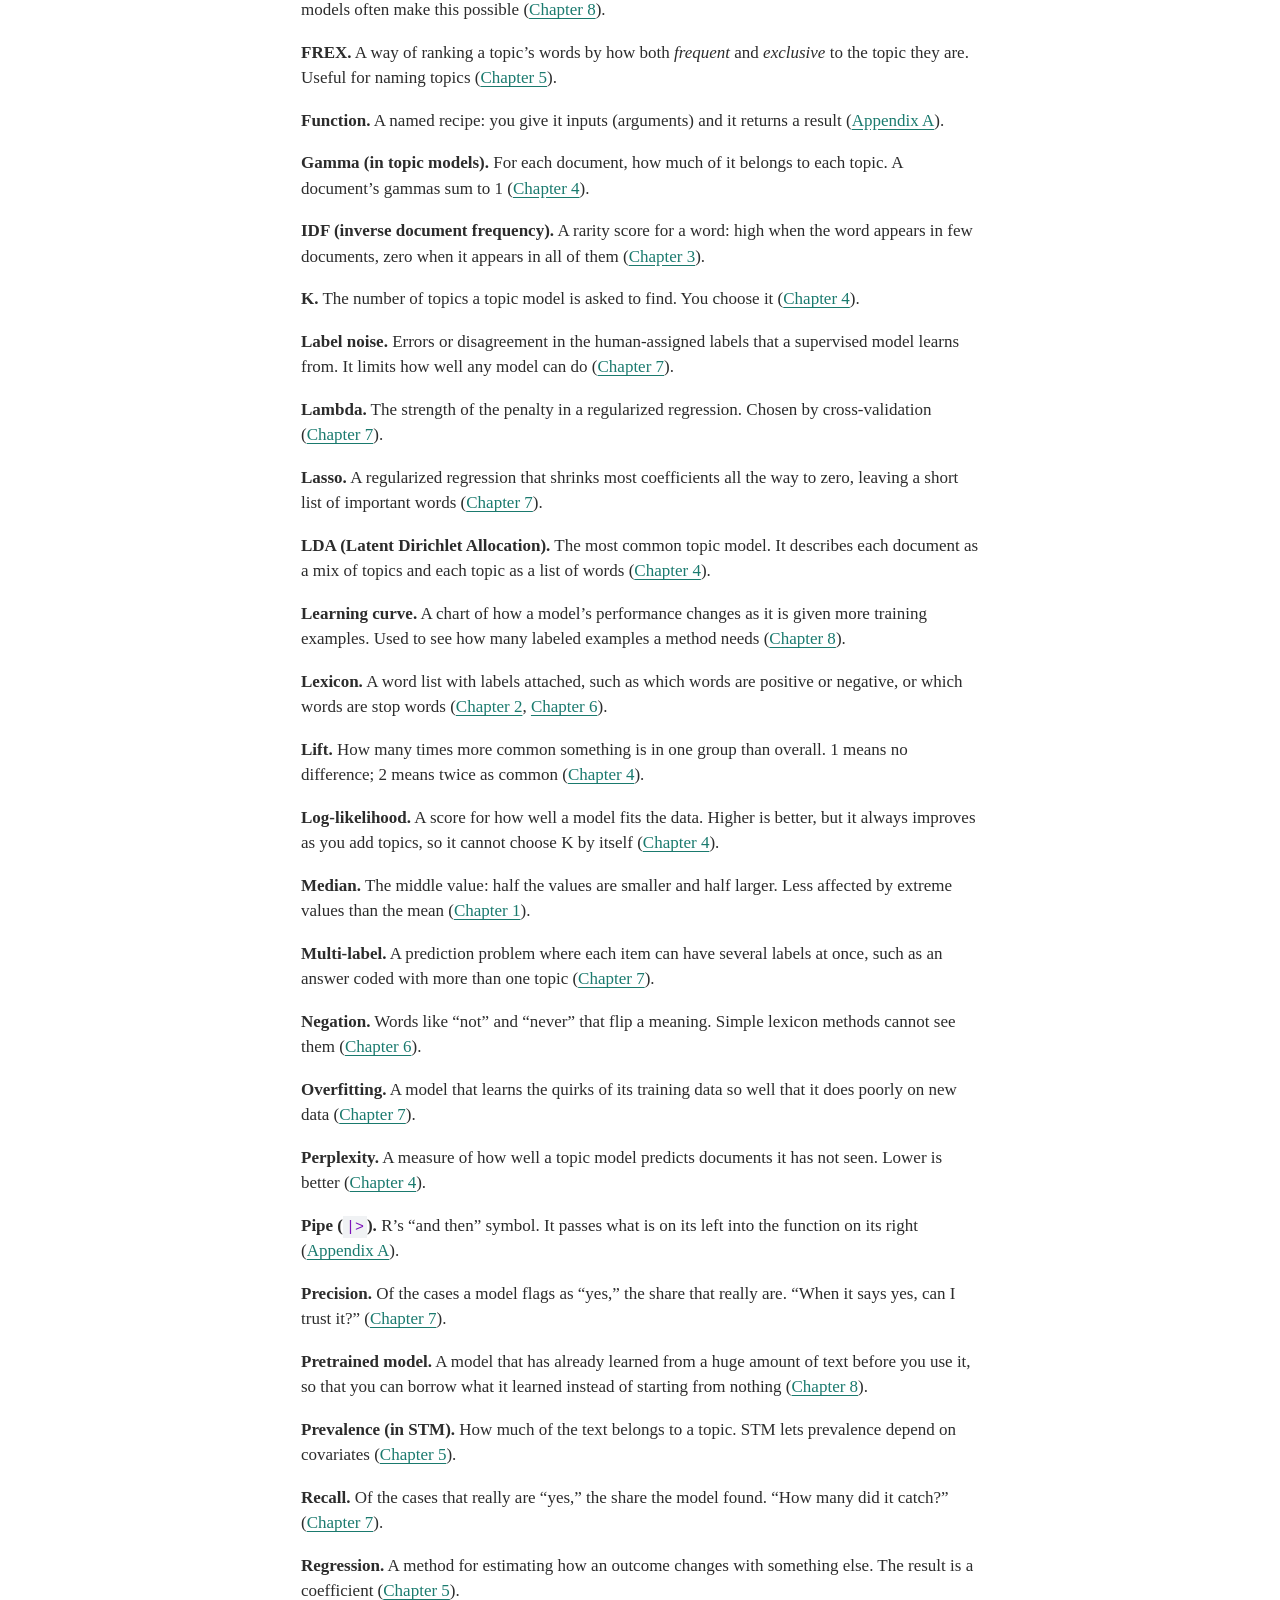
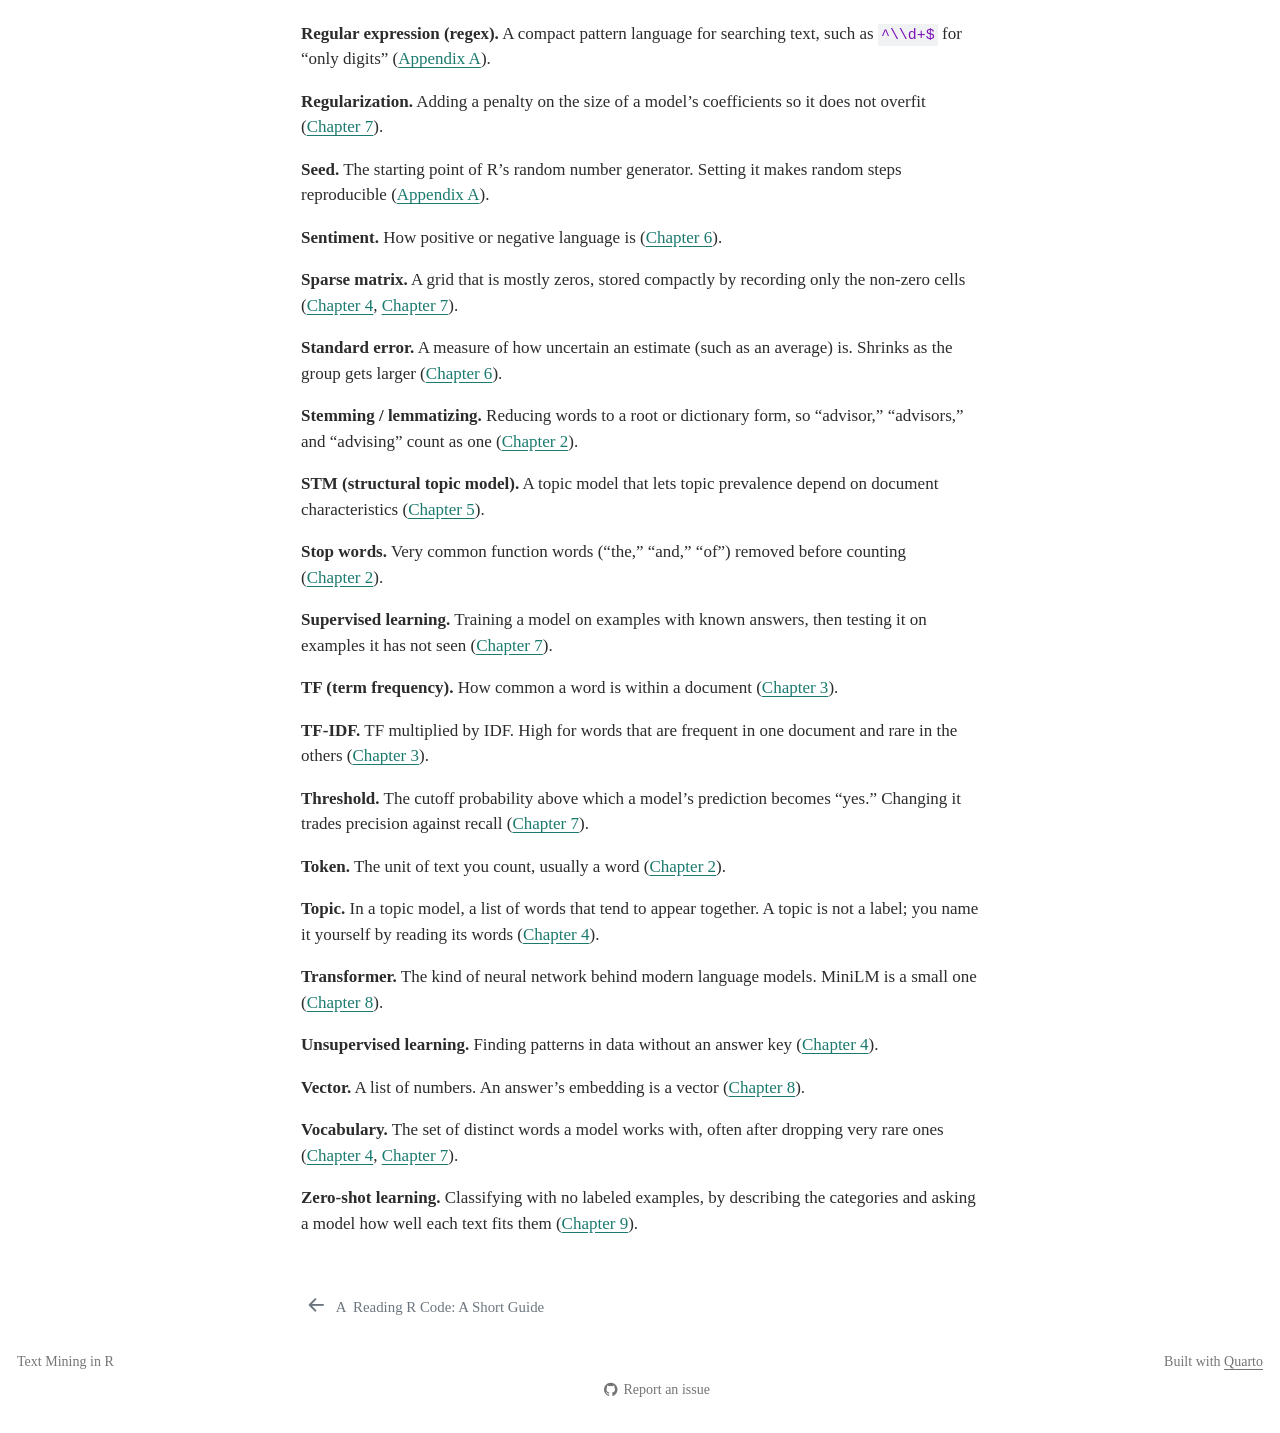
<file: docs/appendix-glossary.html>
<!DOCTYPE html>
<html xmlns="http://www.w3.org/1999/xhtml" lang="en" xml:lang="en"><head>

<meta charset="utf-8">
<meta name="generator" content="quarto-1.9.38">

<meta name="viewport" content="width=device-width, initial-scale=1.0, user-scalable=yes">

<meta name="description" content="A hands-on introduction to text mining for lab members, built around open-ended interviews with VCU students. Moves from descriptive methods (word counts, TF-IDF) to topic models, sentiment analysis, and supervised learning.">

<title>Appendix B — Glossary – Text Mining in R</title>
<style>
/* Default styles provided by pandoc.
** See https://pandoc.org/MANUAL.html#variables-for-html for config info.
*/
code{white-space: pre-wrap;}
span.smallcaps{font-variant: small-caps;}
div.columns{display: flex; gap: min(4vw, 1.5em);}
div.column{flex: auto; overflow-x: auto;}
div.hanging-indent{margin-left: 1.5em; text-indent: -1.5em;}
ul.task-list{list-style: none;}
ul.task-list li input[type="checkbox"] {
  width: 0.8em;
  margin: 0 0.8em 0.2em -1em; /* quarto-specific, see https://github.com/quarto-dev/quarto-cli/issues/4556 */ 
  vertical-align: middle;
}
/* CSS for syntax highlighting */
html { -webkit-text-size-adjust: 100%; }
pre > code.sourceCode { white-space: pre; position: relative; }
pre > code.sourceCode > span { display: inline-block; line-height: 1.25; }
pre > code.sourceCode > span:empty { height: 1.2em; }
.sourceCode { overflow: visible; }
code.sourceCode > span { color: inherit; text-decoration: inherit; }
div.sourceCode { margin: 1em 0; }
pre.sourceCode { margin: 0; }
@media screen {
div.sourceCode { overflow: auto; }
}
@media print {
pre > code.sourceCode { white-space: pre-wrap; }
pre > code.sourceCode > span { text-indent: -5em; padding-left: 5em; }
}
pre.numberSource code
  { counter-reset: source-line 0; }
pre.numberSource code > span
  { position: relative; left: -4em; counter-increment: source-line; }
pre.numberSource code > span > a:first-child::before
  { content: counter(source-line);
    position: relative; left: -1em; text-align: right; vertical-align: baseline;
    border: none; display: inline-block;
    -webkit-touch-callout: none; -webkit-user-select: none;
    -khtml-user-select: none; -moz-user-select: none;
    -ms-user-select: none; user-select: none;
    padding: 0 4px; width: 4em;
  }
pre.numberSource { margin-left: 3em;  padding-left: 4px; }
div.sourceCode
  {   }
@media screen {
pre > code.sourceCode > span > a:first-child::before { text-decoration: underline; }
}
</style>


<script src="site_libs/quarto-nav/quarto-nav.js"></script>
<script src="site_libs/quarto-nav/headroom.min.js"></script>
<script src="site_libs/clipboard/clipboard.min.js"></script>
<script src="site_libs/quarto-search/autocomplete.umd.js"></script>
<script src="site_libs/quarto-search/fuse.min.js"></script>
<script src="site_libs/quarto-search/quarto-search.js"></script>
<meta name="quarto:offset" content="./">
<link href="./appendix-r-primer.html" rel="prev">
<script src="site_libs/quarto-html/quarto.js" type="module"></script>
<script src="site_libs/quarto-html/tabsets/tabsets.js" type="module"></script>
<script src="site_libs/quarto-html/popper.min.js"></script>
<script src="site_libs/quarto-html/tippy.umd.min.js"></script>
<script src="site_libs/quarto-html/anchor.min.js"></script>
<link href="site_libs/quarto-html/tippy.css" rel="stylesheet">
<link href="site_libs/quarto-html/quarto-syntax-highlighting-15634bcf2e68342d4ad2dfa704d543f6.css" rel="stylesheet" id="quarto-text-highlighting-styles">
<script src="site_libs/bootstrap/bootstrap.min.js"></script>
<link href="site_libs/bootstrap/bootstrap-icons.css" rel="stylesheet">
<link href="site_libs/bootstrap/bootstrap-0f3a71d5963b834a2d5774f6f36c66af.min.css" rel="stylesheet" append-hash="true" id="quarto-bootstrap" data-mode="light">
<script id="quarto-search-options" type="application/json">{
  "location": "sidebar",
  "copy-button": false,
  "collapse-after": 3,
  "panel-placement": "start",
  "type": "textbox",
  "limit": 50,
  "keyboard-shortcut": [
    "f",
    "/",
    "s"
  ],
  "show-item-context": false,
  "language": {
    "search-no-results-text": "No results",
    "search-matching-documents-text": "matching documents",
    "search-copy-link-title": "Copy link to search",
    "search-hide-matches-text": "Hide additional matches",
    "search-more-match-text": "more match in this document",
    "search-more-matches-text": "more matches in this document",
    "search-clear-button-title": "Clear",
    "search-text-placeholder": "",
    "search-detached-cancel-button-title": "Cancel",
    "search-submit-button-title": "Submit",
    "search-label": "Search"
  }
}</script>


</head>

<body class="nav-sidebar floating quarto-light">

<div id="quarto-search-results"></div>
  <header id="quarto-header" class="headroom fixed-top">
  <nav class="quarto-secondary-nav">
    <div class="container-fluid d-flex">
      <button type="button" class="quarto-btn-toggle btn" data-bs-toggle="collapse" role="button" data-bs-target=".quarto-sidebar-collapse-item" aria-controls="quarto-sidebar" aria-expanded="false" aria-label="Toggle sidebar navigation" onclick="if (window.quartoToggleHeadroom) { window.quartoToggleHeadroom(); }">
        <i class="bi bi-layout-text-sidebar-reverse"></i>
      </button>
        <nav class="quarto-page-breadcrumbs" aria-label="breadcrumb"><ol class="breadcrumb"><li class="breadcrumb-item"><a href="./appendix-r-primer.html">Appendices</a></li><li class="breadcrumb-item"><a href="./appendix-glossary.html"><span class="chapter-number">B</span>&nbsp; <span class="chapter-title">Glossary</span></a></li></ol></nav>
        <a class="flex-grow-1" role="navigation" data-bs-toggle="collapse" data-bs-target=".quarto-sidebar-collapse-item" aria-controls="quarto-sidebar" aria-expanded="false" aria-label="Toggle sidebar navigation" onclick="if (window.quartoToggleHeadroom) { window.quartoToggleHeadroom(); }">      
        </a>
      <button type="button" class="btn quarto-search-button" aria-label="Search" onclick="window.quartoOpenSearch();">
        <i class="bi bi-search"></i>
      </button>
    </div>
  </nav>
</header>
<!-- content -->
<div id="quarto-content" class="quarto-container page-columns page-rows-contents page-layout-article">
<!-- sidebar -->
  <nav id="quarto-sidebar" class="sidebar collapse collapse-horizontal quarto-sidebar-collapse-item sidebar-navigation floating overflow-auto">
    <div class="pt-lg-2 mt-2 text-left sidebar-header">
    <div class="sidebar-title mb-0 py-0">
      <a href="./">Text Mining in R</a> 
        <div class="sidebar-tools-main">
    <a href="https://github.com/mikediam123/text-mining" title="Source Code" class="quarto-navigation-tool px-1" aria-label="Source Code"><i class="bi bi-github"></i></a>
</div>
    </div>
      </div>
        <div class="mt-2 flex-shrink-0 align-items-center">
        <div class="sidebar-search">
        <div id="quarto-search" class="" title="Search"></div>
        </div>
        </div>
    <div class="sidebar-menu-container"> 
    <ul class="list-unstyled mt-1">
        <li class="sidebar-item">
  <div class="sidebar-item-container"> 
  <a href="./index.html" class="sidebar-item-text sidebar-link">
 <span class="menu-text">Welcome</span></a>
  </div>
</li>
        <li class="sidebar-item sidebar-item-section">
      <div class="sidebar-item-container"> 
            <a class="sidebar-item-text sidebar-link text-start" data-bs-toggle="collapse" data-bs-target="#quarto-sidebar-section-1" role="navigation" aria-expanded="true">
 <span class="menu-text">Getting Started</span></a>
          <a class="sidebar-item-toggle text-start" data-bs-toggle="collapse" data-bs-target="#quarto-sidebar-section-1" role="navigation" aria-expanded="true" aria-label="Toggle section">
            <i class="bi bi-chevron-right ms-2"></i>
          </a> 
      </div>
      <ul id="quarto-sidebar-section-1" class="collapse list-unstyled sidebar-section depth1 show">  
          <li class="sidebar-item">
  <div class="sidebar-item-container"> 
  <a href="./01-the-data.html" class="sidebar-item-text sidebar-link">
 <span class="menu-text"><span class="chapter-number">1</span>&nbsp; <span class="chapter-title">The Data</span></span></a>
  </div>
</li>
          <li class="sidebar-item">
  <div class="sidebar-item-container"> 
  <a href="./02-tokens.html" class="sidebar-item-text sidebar-link">
 <span class="menu-text"><span class="chapter-number">2</span>&nbsp; <span class="chapter-title">Tokens</span></span></a>
  </div>
</li>
      </ul>
  </li>
        <li class="sidebar-item sidebar-item-section">
      <div class="sidebar-item-container"> 
            <a class="sidebar-item-text sidebar-link text-start" data-bs-toggle="collapse" data-bs-target="#quarto-sidebar-section-2" role="navigation" aria-expanded="true">
 <span class="menu-text">Descriptive Methods</span></a>
          <a class="sidebar-item-toggle text-start" data-bs-toggle="collapse" data-bs-target="#quarto-sidebar-section-2" role="navigation" aria-expanded="true" aria-label="Toggle section">
            <i class="bi bi-chevron-right ms-2"></i>
          </a> 
      </div>
      <ul id="quarto-sidebar-section-2" class="collapse list-unstyled sidebar-section depth1 show">  
          <li class="sidebar-item">
  <div class="sidebar-item-container"> 
  <a href="./03-tf-idf.html" class="sidebar-item-text sidebar-link">
 <span class="menu-text"><span class="chapter-number">3</span>&nbsp; <span class="chapter-title">Term Frequency and TF-IDF</span></span></a>
  </div>
</li>
      </ul>
  </li>
        <li class="sidebar-item sidebar-item-section">
      <div class="sidebar-item-container"> 
            <a class="sidebar-item-text sidebar-link text-start" data-bs-toggle="collapse" data-bs-target="#quarto-sidebar-section-3" role="navigation" aria-expanded="true">
 <span class="menu-text">Finding Structure</span></a>
          <a class="sidebar-item-toggle text-start" data-bs-toggle="collapse" data-bs-target="#quarto-sidebar-section-3" role="navigation" aria-expanded="true" aria-label="Toggle section">
            <i class="bi bi-chevron-right ms-2"></i>
          </a> 
      </div>
      <ul id="quarto-sidebar-section-3" class="collapse list-unstyled sidebar-section depth1 show">  
          <li class="sidebar-item">
  <div class="sidebar-item-container"> 
  <a href="./04-topic-lda.html" class="sidebar-item-text sidebar-link">
 <span class="menu-text"><span class="chapter-number">4</span>&nbsp; <span class="chapter-title">Topic Models I: LDA</span></span></a>
  </div>
</li>
          <li class="sidebar-item">
  <div class="sidebar-item-container"> 
  <a href="./05-topic-stm.html" class="sidebar-item-text sidebar-link">
 <span class="menu-text"><span class="chapter-number">5</span>&nbsp; <span class="chapter-title">Topic Models II: Structural Topic Models</span></span></a>
  </div>
</li>
          <li class="sidebar-item">
  <div class="sidebar-item-container"> 
  <a href="./06-sentiment.html" class="sidebar-item-text sidebar-link">
 <span class="menu-text"><span class="chapter-number">6</span>&nbsp; <span class="chapter-title">Sentiment Analysis</span></span></a>
  </div>
</li>
      </ul>
  </li>
        <li class="sidebar-item sidebar-item-section">
      <div class="sidebar-item-container"> 
            <a class="sidebar-item-text sidebar-link text-start" data-bs-toggle="collapse" data-bs-target="#quarto-sidebar-section-4" role="navigation" aria-expanded="true">
 <span class="menu-text">Supervised Learning</span></a>
          <a class="sidebar-item-toggle text-start" data-bs-toggle="collapse" data-bs-target="#quarto-sidebar-section-4" role="navigation" aria-expanded="true" aria-label="Toggle section">
            <i class="bi bi-chevron-right ms-2"></i>
          </a> 
      </div>
      <ul id="quarto-sidebar-section-4" class="collapse list-unstyled sidebar-section depth1 show">  
          <li class="sidebar-item">
  <div class="sidebar-item-container"> 
  <a href="./07-supervised.html" class="sidebar-item-text sidebar-link">
 <span class="menu-text"><span class="chapter-number">7</span>&nbsp; <span class="chapter-title">Supervised Learning: Predicting Topic Codes</span></span></a>
  </div>
</li>
          <li class="sidebar-item">
  <div class="sidebar-item-container"> 
  <a href="./08-embeddings.html" class="sidebar-item-text sidebar-link">
 <span class="menu-text"><span class="chapter-number">8</span>&nbsp; <span class="chapter-title">Embeddings: Using a Pretrained Language Model</span></span></a>
  </div>
</li>
      </ul>
  </li>
        <li class="sidebar-item">
  <div class="sidebar-item-container"> 
  <a href="./09-wrapping-up.html" class="sidebar-item-text sidebar-link">
 <span class="menu-text"><span class="chapter-number">9</span>&nbsp; <span class="chapter-title">Wrapping Up</span></span></a>
  </div>
</li>
        <li class="sidebar-item">
  <div class="sidebar-item-container"> 
  <a href="./references.html" class="sidebar-item-text sidebar-link">
 <span class="menu-text">References</span></a>
  </div>
</li>
        <li class="sidebar-item sidebar-item-section">
      <div class="sidebar-item-container"> 
            <a class="sidebar-item-text sidebar-link text-start" data-bs-toggle="collapse" data-bs-target="#quarto-sidebar-section-5" role="navigation" aria-expanded="true">
 <span class="menu-text">Appendices</span></a>
          <a class="sidebar-item-toggle text-start" data-bs-toggle="collapse" data-bs-target="#quarto-sidebar-section-5" role="navigation" aria-expanded="true" aria-label="Toggle section">
            <i class="bi bi-chevron-right ms-2"></i>
          </a> 
      </div>
      <ul id="quarto-sidebar-section-5" class="collapse list-unstyled sidebar-section depth1 show">  
          <li class="sidebar-item">
  <div class="sidebar-item-container"> 
  <a href="./appendix-r-primer.html" class="sidebar-item-text sidebar-link">
 <span class="menu-text"><span class="chapter-number">A</span>&nbsp; <span class="chapter-title">Reading R Code: A Short Guide</span></span></a>
  </div>
</li>
          <li class="sidebar-item">
  <div class="sidebar-item-container"> 
  <a href="./appendix-glossary.html" class="sidebar-item-text sidebar-link active">
 <span class="menu-text"><span class="chapter-number">B</span>&nbsp; <span class="chapter-title">Glossary</span></span></a>
  </div>
</li>
      </ul>
  </li>
    </ul>
    </div>
</nav>
<div id="quarto-sidebar-glass" class="quarto-sidebar-collapse-item" data-bs-toggle="collapse" data-bs-target=".quarto-sidebar-collapse-item"></div>
<!-- margin-sidebar -->
    <div id="quarto-margin-sidebar" class="sidebar margin-sidebar zindex-bottom">
        
    </div>
<!-- main -->
<main class="content" id="quarto-document-content">

<header id="title-block-header" class="quarto-title-block default"><nav class="quarto-page-breadcrumbs quarto-title-breadcrumbs d-none d-lg-block" aria-label="breadcrumb"><ol class="breadcrumb"><li class="breadcrumb-item"><a href="./appendix-r-primer.html">Appendices</a></li><li class="breadcrumb-item"><a href="./appendix-glossary.html"><span class="chapter-number">B</span>&nbsp; <span class="chapter-title">Glossary</span></a></li></ol></nav>
<div class="quarto-title">
<div class="quarto-title-block"><div><h1 class="title"><span id="sec-glossary" class="quarto-section-identifier">Appendix B — Glossary</span></h1><button type="button" class="btn code-tools-button" id="quarto-code-tools-source"><i class="bi"></i> Code</button></div></div>
</div>



<div class="quarto-title-meta">

    
  
    
  </div>
  


</header>


<p>Plain-language definitions of the terms used in this book, in alphabetical order. Where a term is explained in a chapter, the chapter is noted.</p>
<p><strong>Accuracy.</strong> The share of all predictions that were correct. Misleading when one answer is much more common than the other, because “always guess the common one” scores well (<a href="07-supervised.html" class="quarto-xref"><span>Chapter 7</span></a>).</p>
<p><strong>Alpha (in LDA).</strong> A setting that controls how mixed each document’s topics are. Small values push each document toward one or two topics (<a href="04-topic-lda.html" class="quarto-xref"><span>Chapter 4</span></a>).</p>
<p><strong>Anti-join.</strong> A way of combining two tables that keeps only the rows of the first table that have <em>no</em> match in the second. We use it to remove stop words (<a href="02-tokens.html" class="quarto-xref"><span>Chapter 2</span></a>).</p>
<p><strong>AUC (area under the curve).</strong> A threshold-free score for how well a model ranks “yes” cases above “no” cases. 0.5 is guessing and 1.0 is perfect (<a href="07-supervised.html" class="quarto-xref"><span>Chapter 7</span></a>).</p>
<p><strong>Beta (in topic models).</strong> For each topic, the probability of each word. The words with the highest beta define what the topic is about (<a href="04-topic-lda.html" class="quarto-xref"><span>Chapter 4</span></a>).</p>
<p><strong>Bigram.</strong> A pair of neighboring words, such as “financial aid.” A trigram has three words, and in general an <em>n-gram</em> has <em>n</em> (<a href="02-tokens.html" class="quarto-xref"><span>Chapter 2</span></a>).</p>
<p><strong>Coefficient.</strong> A number that says how strongly something pushes a prediction. In a regression, it is the estimated difference in the outcome. In the lasso, most coefficients are zero, and the nonzero ones identify the important words (<a href="05-topic-stm.html" class="quarto-xref"><span>Chapter 5</span></a>, <a href="07-supervised.html" class="quarto-xref"><span>Chapter 7</span></a>).</p>
<p><strong>Confidence interval.</strong> A range of values that plausibly contains the true quantity. We draw 95% intervals as error bars: the average plus or minus 1.96 standard errors (<a href="06-sentiment.html" class="quarto-xref"><span>Chapter 6</span></a>).</p>
<p><strong>Confusion matrix.</strong> A 2×2 table counting a classifier’s hits, misses, false alarms, and correct rejections (<a href="07-supervised.html" class="quarto-xref"><span>Chapter 7</span></a>).</p>
<p><strong>Cosine similarity.</strong> A score from -1 to 1 for how closely two vectors point in the same direction. For embeddings, high means similar meaning. When vectors are scaled to length 1, it equals their dot product (<a href="08-embeddings.html" class="quarto-xref"><span>Chapter 8</span></a>).</p>
<p><strong>Covariate.</strong> A characteristic of a document or person that you want to relate to the outcome, such as a student’s level (<a href="05-topic-stm.html" class="quarto-xref"><span>Chapter 5</span></a>).</p>
<p><strong>Cross-validation.</strong> Estimating how well a model will do on new data by repeatedly training on part of the training data and testing on the rest. <code>cv.glmnet()</code> uses it to pick the penalty strength (<a href="07-supervised.html" class="quarto-xref"><span>Chapter 7</span></a>).</p>
<p><strong>Data frame / tibble.</strong> A table where each row is an observation and each column is a variable. A tibble is the tidyverse’s version (<a href="appendix-r-primer.html" class="quarto-xref"><span>Appendix A</span></a>).</p>
<p><strong>Data leakage.</strong> Information from the test data accidentally influencing the model, which makes test results look better than they would be on genuinely new data (<a href="07-supervised.html" class="quarto-xref"><span>Chapter 7</span></a>).</p>
<p><strong>Dimension.</strong> One position in a vector. MiniLM’s embeddings have 384 dimensions (<a href="08-embeddings.html" class="quarto-xref"><span>Chapter 8</span></a>).</p>
<p><strong>Document.</strong> Whatever unit of text you decide to treat as one piece: an answer, a student, a question. Your choice shapes every result (<a href="01-the-data.html" class="quarto-xref"><span>Chapter 1</span></a>).</p>
<p><strong>Document-term matrix.</strong> A grid with one row per document and one column per word, with word counts in the cells (<a href="04-topic-lda.html" class="quarto-xref"><span>Chapter 4</span></a>).</p>
<p><strong>Embedding.</strong> A list of numbers that represents a text so that texts with similar meanings get similar numbers. It is like an address on a map of meaning (<a href="08-embeddings.html" class="quarto-xref"><span>Chapter 8</span></a>).</p>
<p><strong>F1.</strong> A single score that balances precision and recall. It is low whenever either one is low (<a href="07-supervised.html" class="quarto-xref"><span>Chapter 7</span></a>).</p>
<p><strong>Factor.</strong> A column with a fixed set of allowed categories in a stated order (<a href="01-the-data.html" class="quarto-xref"><span>Chapter 1</span></a>, <a href="05-topic-stm.html" class="quarto-xref"><span>Chapter 5</span></a>).</p>
<p><strong>Few-shot learning.</strong> Learning a task from only a small number of labeled examples. Pretrained models often make this possible (<a href="08-embeddings.html" class="quarto-xref"><span>Chapter 8</span></a>).</p>
<p><strong>FREX.</strong> A way of ranking a topic’s words by how both <em>frequent</em> and <em>exclusive</em> to the topic they are. Useful for naming topics (<a href="05-topic-stm.html" class="quarto-xref"><span>Chapter 5</span></a>).</p>
<p><strong>Function.</strong> A named recipe: you give it inputs (arguments) and it returns a result (<a href="appendix-r-primer.html" class="quarto-xref"><span>Appendix A</span></a>).</p>
<p><strong>Gamma (in topic models).</strong> For each document, how much of it belongs to each topic. A document’s gammas sum to 1 (<a href="04-topic-lda.html" class="quarto-xref"><span>Chapter 4</span></a>).</p>
<p><strong>IDF (inverse document frequency).</strong> A rarity score for a word: high when the word appears in few documents, zero when it appears in all of them (<a href="03-tf-idf.html" class="quarto-xref"><span>Chapter 3</span></a>).</p>
<p><strong>K.</strong> The number of topics a topic model is asked to find. You choose it (<a href="04-topic-lda.html" class="quarto-xref"><span>Chapter 4</span></a>).</p>
<p><strong>Label noise.</strong> Errors or disagreement in the human-assigned labels that a supervised model learns from. It limits how well any model can do (<a href="07-supervised.html" class="quarto-xref"><span>Chapter 7</span></a>).</p>
<p><strong>Lambda.</strong> The strength of the penalty in a regularized regression. Chosen by cross-validation (<a href="07-supervised.html" class="quarto-xref"><span>Chapter 7</span></a>).</p>
<p><strong>Lasso.</strong> A regularized regression that shrinks most coefficients all the way to zero, leaving a short list of important words (<a href="07-supervised.html" class="quarto-xref"><span>Chapter 7</span></a>).</p>
<p><strong>LDA (Latent Dirichlet Allocation).</strong> The most common topic model. It describes each document as a mix of topics and each topic as a list of words (<a href="04-topic-lda.html" class="quarto-xref"><span>Chapter 4</span></a>).</p>
<p><strong>Learning curve.</strong> A chart of how a model’s performance changes as it is given more training examples. Used to see how many labeled examples a method needs (<a href="08-embeddings.html" class="quarto-xref"><span>Chapter 8</span></a>).</p>
<p><strong>Lexicon.</strong> A word list with labels attached, such as which words are positive or negative, or which words are stop words (<a href="02-tokens.html" class="quarto-xref"><span>Chapter 2</span></a>, <a href="06-sentiment.html" class="quarto-xref"><span>Chapter 6</span></a>).</p>
<p><strong>Lift.</strong> How many times more common something is in one group than overall. 1 means no difference; 2 means twice as common (<a href="04-topic-lda.html" class="quarto-xref"><span>Chapter 4</span></a>).</p>
<p><strong>Log-likelihood.</strong> A score for how well a model fits the data. Higher is better, but it always improves as you add topics, so it cannot choose K by itself (<a href="04-topic-lda.html" class="quarto-xref"><span>Chapter 4</span></a>).</p>
<p><strong>Median.</strong> The middle value: half the values are smaller and half larger. Less affected by extreme values than the mean (<a href="01-the-data.html" class="quarto-xref"><span>Chapter 1</span></a>).</p>
<p><strong>Multi-label.</strong> A prediction problem where each item can have several labels at once, such as an answer coded with more than one topic (<a href="07-supervised.html" class="quarto-xref"><span>Chapter 7</span></a>).</p>
<p><strong>Negation.</strong> Words like “not” and “never” that flip a meaning. Simple lexicon methods cannot see them (<a href="06-sentiment.html" class="quarto-xref"><span>Chapter 6</span></a>).</p>
<p><strong>Overfitting.</strong> A model that learns the quirks of its training data so well that it does poorly on new data (<a href="07-supervised.html" class="quarto-xref"><span>Chapter 7</span></a>).</p>
<p><strong>Perplexity.</strong> A measure of how well a topic model predicts documents it has not seen. Lower is better (<a href="04-topic-lda.html" class="quarto-xref"><span>Chapter 4</span></a>).</p>
<p><strong>Pipe (<code>|&gt;</code>).</strong> R’s “and then” symbol. It passes what is on its left into the function on its right (<a href="appendix-r-primer.html" class="quarto-xref"><span>Appendix A</span></a>).</p>
<p><strong>Precision.</strong> Of the cases a model flags as “yes,” the share that really are. “When it says yes, can I trust it?” (<a href="07-supervised.html" class="quarto-xref"><span>Chapter 7</span></a>).</p>
<p><strong>Pretrained model.</strong> A model that has already learned from a huge amount of text before you use it, so that you can borrow what it learned instead of starting from nothing (<a href="08-embeddings.html" class="quarto-xref"><span>Chapter 8</span></a>).</p>
<p><strong>Prevalence (in STM).</strong> How much of the text belongs to a topic. STM lets prevalence depend on covariates (<a href="05-topic-stm.html" class="quarto-xref"><span>Chapter 5</span></a>).</p>
<p><strong>Recall.</strong> Of the cases that really are “yes,” the share the model found. “How many did it catch?” (<a href="07-supervised.html" class="quarto-xref"><span>Chapter 7</span></a>).</p>
<p><strong>Regression.</strong> A method for estimating how an outcome changes with something else. The result is a coefficient (<a href="05-topic-stm.html" class="quarto-xref"><span>Chapter 5</span></a>).</p>
<p><strong>Regular expression (regex).</strong> A compact pattern language for searching text, such as <code>^\\d+$</code> for “only digits” (<a href="appendix-r-primer.html" class="quarto-xref"><span>Appendix A</span></a>).</p>
<p><strong>Regularization.</strong> Adding a penalty on the size of a model’s coefficients so it does not overfit (<a href="07-supervised.html" class="quarto-xref"><span>Chapter 7</span></a>).</p>
<p><strong>Seed.</strong> The starting point of R’s random number generator. Setting it makes random steps reproducible (<a href="appendix-r-primer.html" class="quarto-xref"><span>Appendix A</span></a>).</p>
<p><strong>Sentiment.</strong> How positive or negative language is (<a href="06-sentiment.html" class="quarto-xref"><span>Chapter 6</span></a>).</p>
<p><strong>Sparse matrix.</strong> A grid that is mostly zeros, stored compactly by recording only the non-zero cells (<a href="04-topic-lda.html" class="quarto-xref"><span>Chapter 4</span></a>, <a href="07-supervised.html" class="quarto-xref"><span>Chapter 7</span></a>).</p>
<p><strong>Standard error.</strong> A measure of how uncertain an estimate (such as an average) is. Shrinks as the group gets larger (<a href="06-sentiment.html" class="quarto-xref"><span>Chapter 6</span></a>).</p>
<p><strong>Stemming / lemmatizing.</strong> Reducing words to a root or dictionary form, so “advisor,” “advisors,” and “advising” count as one (<a href="02-tokens.html" class="quarto-xref"><span>Chapter 2</span></a>).</p>
<p><strong>STM (structural topic model).</strong> A topic model that lets topic prevalence depend on document characteristics (<a href="05-topic-stm.html" class="quarto-xref"><span>Chapter 5</span></a>).</p>
<p><strong>Stop words.</strong> Very common function words (“the,” “and,” “of”) removed before counting (<a href="02-tokens.html" class="quarto-xref"><span>Chapter 2</span></a>).</p>
<p><strong>Supervised learning.</strong> Training a model on examples with known answers, then testing it on examples it has not seen (<a href="07-supervised.html" class="quarto-xref"><span>Chapter 7</span></a>).</p>
<p><strong>TF (term frequency).</strong> How common a word is within a document (<a href="03-tf-idf.html" class="quarto-xref"><span>Chapter 3</span></a>).</p>
<p><strong>TF-IDF.</strong> TF multiplied by IDF. High for words that are frequent in one document and rare in the others (<a href="03-tf-idf.html" class="quarto-xref"><span>Chapter 3</span></a>).</p>
<p><strong>Threshold.</strong> The cutoff probability above which a model’s prediction becomes “yes.” Changing it trades precision against recall (<a href="07-supervised.html" class="quarto-xref"><span>Chapter 7</span></a>).</p>
<p><strong>Token.</strong> The unit of text you count, usually a word (<a href="02-tokens.html" class="quarto-xref"><span>Chapter 2</span></a>).</p>
<p><strong>Topic.</strong> In a topic model, a list of words that tend to appear together. A topic is not a label; you name it yourself by reading its words (<a href="04-topic-lda.html" class="quarto-xref"><span>Chapter 4</span></a>).</p>
<p><strong>Transformer.</strong> The kind of neural network behind modern language models. MiniLM is a small one (<a href="08-embeddings.html" class="quarto-xref"><span>Chapter 8</span></a>).</p>
<p><strong>Unsupervised learning.</strong> Finding patterns in data without an answer key (<a href="04-topic-lda.html" class="quarto-xref"><span>Chapter 4</span></a>).</p>
<p><strong>Vector.</strong> A list of numbers. An answer’s embedding is a vector (<a href="08-embeddings.html" class="quarto-xref"><span>Chapter 8</span></a>).</p>
<p><strong>Vocabulary.</strong> The set of distinct words a model works with, often after dropping very rare ones (<a href="04-topic-lda.html" class="quarto-xref"><span>Chapter 4</span></a>, <a href="07-supervised.html" class="quarto-xref"><span>Chapter 7</span></a>).</p>
<p><strong>Zero-shot learning.</strong> Classifying with no labeled examples, by describing the categories and asking a model how well each text fits them (<a href="09-wrapping-up.html" class="quarto-xref"><span>Chapter 9</span></a>).</p>


<!-- -->


</main> <!-- /main -->
<script id="quarto-html-after-body" type="application/javascript">
  window.document.addEventListener("DOMContentLoaded", function (event) {
    const icon = "";
    const anchorJS = new window.AnchorJS();
    anchorJS.options = {
      placement: 'right',
      icon: icon
    };
    anchorJS.add('.anchored');
    const isCodeAnnotation = (el) => {
      for (const clz of el.classList) {
        if (clz.startsWith('code-annotation-')) {                     
          return true;
        }
      }
      return false;
    }
    const onCopySuccess = function(e) {
      // button target
      const button = e.trigger;
      // don't keep focus
      button.blur();
      // flash "checked"
      button.classList.add('code-copy-button-checked');
      var currentTitle = button.getAttribute("title");
      button.setAttribute("title", "Copied!");
      let tooltip;
      if (window.bootstrap) {
        button.setAttribute("data-bs-toggle", "tooltip");
        button.setAttribute("data-bs-placement", "left");
        button.setAttribute("data-bs-title", "Copied!");
        tooltip = new bootstrap.Tooltip(button, 
          { trigger: "manual", 
            customClass: "code-copy-button-tooltip",
            offset: [0, -8]});
        tooltip.show();    
      }
      setTimeout(function() {
        if (tooltip) {
          tooltip.hide();
          button.removeAttribute("data-bs-title");
          button.removeAttribute("data-bs-toggle");
          button.removeAttribute("data-bs-placement");
        }
        button.setAttribute("title", currentTitle);
        button.classList.remove('code-copy-button-checked');
      }, 1000);
      // clear code selection
      e.clearSelection();
    }
    const getTextToCopy = function(trigger) {
      const outerScaffold = trigger.parentElement.cloneNode(true);
      const codeEl = outerScaffold.querySelector('code');
      for (const childEl of codeEl.children) {
        if (isCodeAnnotation(childEl)) {
          childEl.remove();
        }
      }
      return codeEl.innerText;
    }
    const clipboard = new window.ClipboardJS('.code-copy-button:not([data-in-quarto-modal])', {
      text: getTextToCopy
    });
    clipboard.on('success', onCopySuccess);
    if (window.document.getElementById('quarto-embedded-source-code-modal')) {
      const clipboardModal = new window.ClipboardJS('.code-copy-button[data-in-quarto-modal]', {
        text: getTextToCopy,
        container: window.document.getElementById('quarto-embedded-source-code-modal')
      });
      clipboardModal.on('success', onCopySuccess);
    }
    const viewSource = window.document.getElementById('quarto-view-source') ||
                       window.document.getElementById('quarto-code-tools-source');
    if (viewSource) {
      const sourceUrl = viewSource.getAttribute("data-quarto-source-url");
      viewSource.addEventListener("click", function(e) {
        if (sourceUrl) {
          // rstudio viewer pane
          if (/\bcapabilities=\b/.test(window.location)) {
            window.open(sourceUrl);
          } else {
            window.location.href = sourceUrl;
          }
        } else {
          const modal = new bootstrap.Modal(document.getElementById('quarto-embedded-source-code-modal'));
          modal.show();
        }
        return false;
      });
    }
    function toggleCodeHandler(show) {
      return function(e) {
        const detailsSrc = window.document.querySelectorAll(".cell > details > .sourceCode");
        for (let i=0; i<detailsSrc.length; i++) {
          const details = detailsSrc[i].parentElement;
          if (show) {
            details.open = true;
          } else {
            details.removeAttribute("open");
          }
        }
        const cellCodeDivs = window.document.querySelectorAll(".cell > .sourceCode");
        const fromCls = show ? "hidden" : "unhidden";
        const toCls = show ? "unhidden" : "hidden";
        for (let i=0; i<cellCodeDivs.length; i++) {
          const codeDiv = cellCodeDivs[i];
          if (codeDiv.classList.contains(fromCls)) {
            codeDiv.classList.remove(fromCls);
            codeDiv.classList.add(toCls);
          } 
        }
        return false;
      }
    }
    const hideAllCode = window.document.getElementById("quarto-hide-all-code");
    if (hideAllCode) {
      hideAllCode.addEventListener("click", toggleCodeHandler(false));
    }
    const showAllCode = window.document.getElementById("quarto-show-all-code");
    if (showAllCode) {
      showAllCode.addEventListener("click", toggleCodeHandler(true));
    }
      var localhostRegex = new RegExp(/^(?:http|https):\/\/localhost\:?[0-9]*\//);
      var mailtoRegex = new RegExp(/^mailto:/);
        var filterRegex = new RegExp('/' + window.location.host + '/');
      var isInternal = (href) => {
          return filterRegex.test(href) || localhostRegex.test(href) || mailtoRegex.test(href);
      }
      // Inspect non-navigation links and adorn them if external
     var links = window.document.querySelectorAll('a[href]:not(.nav-link):not(.navbar-brand):not(.toc-action):not(.sidebar-link):not(.sidebar-item-toggle):not(.pagination-link):not(.no-external):not([aria-hidden]):not(.dropdown-item):not(.quarto-navigation-tool):not(.about-link)');
      for (var i=0; i<links.length; i++) {
        const link = links[i];
        if (!isInternal(link.href)) {
          // undo the damage that might have been done by quarto-nav.js in the case of
          // links that we want to consider external
          if (link.dataset.originalHref !== undefined) {
            link.href = link.dataset.originalHref;
          }
        }
      }
    function tippyHover(el, contentFn, onTriggerFn, onUntriggerFn) {
      const config = {
        allowHTML: true,
        maxWidth: 500,
        delay: 100,
        arrow: false,
        appendTo: function(el) {
            return el.parentElement;
        },
        interactive: true,
        interactiveBorder: 10,
        theme: 'quarto',
        placement: 'bottom-start',
      };
      if (contentFn) {
        config.content = contentFn;
      }
      if (onTriggerFn) {
        config.onTrigger = onTriggerFn;
      }
      if (onUntriggerFn) {
        config.onUntrigger = onUntriggerFn;
      }
      window.tippy(el, config); 
    }
    const noterefs = window.document.querySelectorAll('a[role="doc-noteref"]');
    for (var i=0; i<noterefs.length; i++) {
      const ref = noterefs[i];
      tippyHover(ref, function() {
        // use id or data attribute instead here
        let href = ref.getAttribute('data-footnote-href') || ref.getAttribute('href');
        try { href = new URL(href).hash; } catch {}
        const id = href.replace(/^#\/?/, "");
        const note = window.document.getElementById(id);
        if (note) {
          return note.innerHTML;
        } else {
          return "";
        }
      });
    }
    const xrefs = window.document.querySelectorAll('a.quarto-xref');
    const processXRef = (id, note) => {
      // Strip column container classes
      const stripColumnClz = (el) => {
        el.classList.remove("page-full", "page-columns");
        if (el.children) {
          for (const child of el.children) {
            stripColumnClz(child);
          }
        }
      }
      stripColumnClz(note)
      if (id === null || id.startsWith('sec-')) {
        // Special case sections, only their first couple elements
        const container = document.createElement("div");
        if (note.children && note.children.length > 2) {
          container.appendChild(note.children[0].cloneNode(true));
          for (let i = 1; i < note.children.length; i++) {
            const child = note.children[i];
            if (child.tagName === "P" && child.innerText === "") {
              continue;
            } else {
              container.appendChild(child.cloneNode(true));
              break;
            }
          }
          if (window.Quarto?.typesetMath) {
            window.Quarto.typesetMath(container);
          }
          return container.innerHTML
        } else {
          if (window.Quarto?.typesetMath) {
            window.Quarto.typesetMath(note);
          }
          return note.innerHTML;
        }
      } else {
        // Remove any anchor links if they are present
        const anchorLink = note.querySelector('a.anchorjs-link');
        if (anchorLink) {
          anchorLink.remove();
        }
        if (window.Quarto?.typesetMath) {
          window.Quarto.typesetMath(note);
        }
        if (note.classList.contains("callout")) {
          return note.outerHTML;
        } else {
          return note.innerHTML;
        }
      }
    }
    for (var i=0; i<xrefs.length; i++) {
      const xref = xrefs[i];
      tippyHover(xref, undefined, function(instance) {
        instance.disable();
        let url = xref.getAttribute('href');
        let hash = undefined; 
        if (url.startsWith('#')) {
          hash = url;
        } else {
          try { hash = new URL(url).hash; } catch {}
        }
        if (hash) {
          const id = hash.replace(/^#\/?/, "");
          const note = window.document.getElementById(id);
          if (note !== null) {
            try {
              const html = processXRef(id, note.cloneNode(true));
              instance.setContent(html);
            } finally {
              instance.enable();
              instance.show();
            }
          } else {
            // See if we can fetch this
            fetch(url.split('#')[0])
            .then(res => res.text())
            .then(html => {
              const parser = new DOMParser();
              const htmlDoc = parser.parseFromString(html, "text/html");
              const note = htmlDoc.getElementById(id);
              if (note !== null) {
                const html = processXRef(id, note);
                instance.setContent(html);
              } 
            }).finally(() => {
              instance.enable();
              instance.show();
            });
          }
        } else {
          // See if we can fetch a full url (with no hash to target)
          // This is a special case and we should probably do some content thinning / targeting
          fetch(url)
          .then(res => res.text())
          .then(html => {
            const parser = new DOMParser();
            const htmlDoc = parser.parseFromString(html, "text/html");
            const note = htmlDoc.querySelector('main.content');
            if (note !== null) {
              // This should only happen for chapter cross references
              // (since there is no id in the URL)
              // remove the first header
              if (note.children.length > 0 && note.children[0].tagName === "HEADER") {
                note.children[0].remove();
              }
              const html = processXRef(null, note);
              instance.setContent(html);
            } 
          }).finally(() => {
            instance.enable();
            instance.show();
          });
        }
      }, function(instance) {
      });
    }
        let selectedAnnoteEl;
        const selectorForAnnotation = ( cell, annotation) => {
          let cellAttr = 'data-code-cell="' + cell + '"';
          let lineAttr = 'data-code-annotation="' +  annotation + '"';
          const selector = 'span[' + cellAttr + '][' + lineAttr + ']';
          return selector;
        }
        const selectCodeLines = (annoteEl) => {
          const doc = window.document;
          const targetCell = annoteEl.getAttribute("data-target-cell");
          const targetAnnotation = annoteEl.getAttribute("data-target-annotation");
          const annoteSpan = window.document.querySelector(selectorForAnnotation(targetCell, targetAnnotation));
          const lines = annoteSpan.getAttribute("data-code-lines").split(",");
          const lineIds = lines.map((line) => {
            return targetCell + "-" + line;
          })
          let top = null;
          let height = null;
          let parent = null;
          if (lineIds.length > 0) {
              //compute the position of the single el (top and bottom and make a div)
              const el = window.document.getElementById(lineIds[0]);
              top = el.offsetTop;
              height = el.offsetHeight;
              parent = el.parentElement.parentElement;
            if (lineIds.length > 1) {
              const lastEl = window.document.getElementById(lineIds[lineIds.length - 1]);
              const bottom = lastEl.offsetTop + lastEl.offsetHeight;
              height = bottom - top;
            }
            if (top !== null && height !== null && parent !== null) {
              // cook up a div (if necessary) and position it 
              let div = window.document.getElementById("code-annotation-line-highlight");
              if (div === null) {
                div = window.document.createElement("div");
                div.setAttribute("id", "code-annotation-line-highlight");
                div.style.position = 'absolute';
                parent.appendChild(div);
              }
              div.style.top = top - 2 + "px";
              div.style.height = height + 4 + "px";
              div.style.left = 0;
              let gutterDiv = window.document.getElementById("code-annotation-line-highlight-gutter");
              if (gutterDiv === null) {
                gutterDiv = window.document.createElement("div");
                gutterDiv.setAttribute("id", "code-annotation-line-highlight-gutter");
                gutterDiv.style.position = 'absolute';
                const codeCell = window.document.getElementById(targetCell);
                const gutter = codeCell.querySelector('.code-annotation-gutter');
                gutter.appendChild(gutterDiv);
              }
              gutterDiv.style.top = top - 2 + "px";
              gutterDiv.style.height = height + 4 + "px";
            }
            selectedAnnoteEl = annoteEl;
          }
        };
        const unselectCodeLines = () => {
          const elementsIds = ["code-annotation-line-highlight", "code-annotation-line-highlight-gutter"];
          elementsIds.forEach((elId) => {
            const div = window.document.getElementById(elId);
            if (div) {
              div.remove();
            }
          });
          selectedAnnoteEl = undefined;
        };
          // Handle positioning of the toggle
      window.addEventListener(
        "resize",
        throttle(() => {
          elRect = undefined;
          if (selectedAnnoteEl) {
            selectCodeLines(selectedAnnoteEl);
          }
        }, 10)
      );
      function throttle(fn, ms) {
      let throttle = false;
      let timer;
        return (...args) => {
          if(!throttle) { // first call gets through
              fn.apply(this, args);
              throttle = true;
          } else { // all the others get throttled
              if(timer) clearTimeout(timer); // cancel #2
              timer = setTimeout(() => {
                fn.apply(this, args);
                timer = throttle = false;
              }, ms);
          }
        };
      }
        // Attach click handler to the DT
        const annoteDls = window.document.querySelectorAll('dt[data-target-cell]');
        for (const annoteDlNode of annoteDls) {
          annoteDlNode.addEventListener('click', (event) => {
            const clickedEl = event.target;
            if (clickedEl !== selectedAnnoteEl) {
              unselectCodeLines();
              const activeEl = window.document.querySelector('dt[data-target-cell].code-annotation-active');
              if (activeEl) {
                activeEl.classList.remove('code-annotation-active');
              }
              selectCodeLines(clickedEl);
              clickedEl.classList.add('code-annotation-active');
            } else {
              // Unselect the line
              unselectCodeLines();
              clickedEl.classList.remove('code-annotation-active');
            }
          });
        }
    const findCites = (el) => {
      const parentEl = el.parentElement;
      if (parentEl) {
        const cites = parentEl.dataset.cites;
        if (cites) {
          return {
            el,
            cites: cites.split(' ')
          };
        } else {
          return findCites(el.parentElement)
        }
      } else {
        return undefined;
      }
    };
    var bibliorefs = window.document.querySelectorAll('a[role="doc-biblioref"]');
    for (var i=0; i<bibliorefs.length; i++) {
      const ref = bibliorefs[i];
      const citeInfo = findCites(ref);
      if (citeInfo) {
        tippyHover(citeInfo.el, function() {
          var popup = window.document.createElement('div');
          citeInfo.cites.forEach(function(cite) {
            var citeDiv = window.document.createElement('div');
            citeDiv.classList.add('hanging-indent');
            citeDiv.classList.add('csl-entry');
            var biblioDiv = window.document.getElementById('ref-' + cite);
            if (biblioDiv) {
              citeDiv.innerHTML = biblioDiv.innerHTML;
            }
            popup.appendChild(citeDiv);
          });
          return popup.innerHTML;
        });
      }
    }
  });
  </script>
<nav class="page-navigation">
  <div class="nav-page nav-page-previous">
      <a href="./appendix-r-primer.html" class="pagination-link" aria-label="Reading R Code: A Short Guide">
        <i class="bi bi-arrow-left-short"></i> <span class="nav-page-text"><span class="chapter-number">A</span>&nbsp; <span class="chapter-title">Reading R Code: A Short Guide</span></span>
      </a>          
  </div>
  <div class="nav-page nav-page-next">
  </div>
</nav><div class="modal fade" id="quarto-embedded-source-code-modal" tabindex="-1" aria-labelledby="quarto-embedded-source-code-modal-label" aria-hidden="true"><div class="modal-dialog modal-dialog-scrollable"><div class="modal-content"><div class="modal-header"><h5 class="modal-title" id="quarto-embedded-source-code-modal-label">Source Code</h5><button class="btn-close" data-bs-dismiss="modal"></button></div><div class="modal-body"><div class="">
<div class="code-copy-outer-scaffold"><div class="sourceCode" id="cb1" data-shortcodes="false"><pre class="sourceCode markdown code-with-copy"><code class="sourceCode markdown"><span id="cb1-1"><a href="#cb1-1" aria-hidden="true" tabindex="-1"></a><span class="fu"># Glossary {#sec-glossary}</span></span>
<span id="cb1-2"><a href="#cb1-2" aria-hidden="true" tabindex="-1"></a></span>
<span id="cb1-3"><a href="#cb1-3" aria-hidden="true" tabindex="-1"></a>Plain-language definitions of the terms used in this book, in alphabetical order. Where a term is explained in a chapter, the chapter is noted.</span>
<span id="cb1-4"><a href="#cb1-4" aria-hidden="true" tabindex="-1"></a></span>
<span id="cb1-5"><a href="#cb1-5" aria-hidden="true" tabindex="-1"></a>**Accuracy.** The share of all predictions that were correct. Misleading when one answer is much more common than the other, because "always guess the common one" scores well (@sec-supervised).</span>
<span id="cb1-6"><a href="#cb1-6" aria-hidden="true" tabindex="-1"></a></span>
<span id="cb1-7"><a href="#cb1-7" aria-hidden="true" tabindex="-1"></a>**Alpha (in LDA).** A setting that controls how mixed each document's topics are. Small values push each document toward one or two topics (@sec-lda).</span>
<span id="cb1-8"><a href="#cb1-8" aria-hidden="true" tabindex="-1"></a></span>
<span id="cb1-9"><a href="#cb1-9" aria-hidden="true" tabindex="-1"></a>**Anti-join.** A way of combining two tables that keeps only the rows of the first table that have *no* match in the second. We use it to remove stop words (@sec-tokens).</span>
<span id="cb1-10"><a href="#cb1-10" aria-hidden="true" tabindex="-1"></a></span>
<span id="cb1-11"><a href="#cb1-11" aria-hidden="true" tabindex="-1"></a>**AUC (area under the curve).** A threshold-free score for how well a model ranks "yes" cases above "no" cases. 0.5 is guessing and 1.0 is perfect (@sec-supervised).</span>
<span id="cb1-12"><a href="#cb1-12" aria-hidden="true" tabindex="-1"></a></span>
<span id="cb1-13"><a href="#cb1-13" aria-hidden="true" tabindex="-1"></a>**Beta (in topic models).** For each topic, the probability of each word. The words with the highest beta define what the topic is about (@sec-lda).</span>
<span id="cb1-14"><a href="#cb1-14" aria-hidden="true" tabindex="-1"></a></span>
<span id="cb1-15"><a href="#cb1-15" aria-hidden="true" tabindex="-1"></a>**Bigram.** A pair of neighboring words, such as "financial aid." A trigram has three words, and in general an *n-gram* has *n* (@sec-tokens).</span>
<span id="cb1-16"><a href="#cb1-16" aria-hidden="true" tabindex="-1"></a></span>
<span id="cb1-17"><a href="#cb1-17" aria-hidden="true" tabindex="-1"></a>**Coefficient.** A number that says how strongly something pushes a prediction. In a regression, it is the estimated difference in the outcome. In the lasso, most coefficients are zero, and the nonzero ones identify the important words (@sec-stm, @sec-supervised).</span>
<span id="cb1-18"><a href="#cb1-18" aria-hidden="true" tabindex="-1"></a></span>
<span id="cb1-19"><a href="#cb1-19" aria-hidden="true" tabindex="-1"></a>**Confidence interval.** A range of values that plausibly contains the true quantity. We draw 95% intervals as error bars: the average plus or minus 1.96 standard errors (@sec-sentiment).</span>
<span id="cb1-20"><a href="#cb1-20" aria-hidden="true" tabindex="-1"></a></span>
<span id="cb1-21"><a href="#cb1-21" aria-hidden="true" tabindex="-1"></a>**Confusion matrix.** A 2×2 table counting a classifier's hits, misses, false alarms, and correct rejections (@sec-supervised).</span>
<span id="cb1-22"><a href="#cb1-22" aria-hidden="true" tabindex="-1"></a></span>
<span id="cb1-23"><a href="#cb1-23" aria-hidden="true" tabindex="-1"></a>**Cosine similarity.** A score from -1 to 1 for how closely two vectors point in the same direction. For embeddings, high means similar meaning. When vectors are scaled to length 1, it equals their dot product (@sec-embeddings).</span>
<span id="cb1-24"><a href="#cb1-24" aria-hidden="true" tabindex="-1"></a></span>
<span id="cb1-25"><a href="#cb1-25" aria-hidden="true" tabindex="-1"></a>**Covariate.** A characteristic of a document or person that you want to relate to the outcome, such as a student's level (@sec-stm).</span>
<span id="cb1-26"><a href="#cb1-26" aria-hidden="true" tabindex="-1"></a></span>
<span id="cb1-27"><a href="#cb1-27" aria-hidden="true" tabindex="-1"></a>**Cross-validation.** Estimating how well a model will do on new data by repeatedly training on part of the training data and testing on the rest. <span class="in">`cv.glmnet()`</span> uses it to pick the penalty strength (@sec-supervised).</span>
<span id="cb1-28"><a href="#cb1-28" aria-hidden="true" tabindex="-1"></a></span>
<span id="cb1-29"><a href="#cb1-29" aria-hidden="true" tabindex="-1"></a>**Data frame / tibble.** A table where each row is an observation and each column is a variable. A tibble is the tidyverse's version (@sec-r-primer).</span>
<span id="cb1-30"><a href="#cb1-30" aria-hidden="true" tabindex="-1"></a></span>
<span id="cb1-31"><a href="#cb1-31" aria-hidden="true" tabindex="-1"></a>**Data leakage.** Information from the test data accidentally influencing the model, which makes test results look better than they would be on genuinely new data (@sec-supervised).</span>
<span id="cb1-32"><a href="#cb1-32" aria-hidden="true" tabindex="-1"></a></span>
<span id="cb1-33"><a href="#cb1-33" aria-hidden="true" tabindex="-1"></a>**Dimension.** One position in a vector. MiniLM's embeddings have 384 dimensions (@sec-embeddings).</span>
<span id="cb1-34"><a href="#cb1-34" aria-hidden="true" tabindex="-1"></a></span>
<span id="cb1-35"><a href="#cb1-35" aria-hidden="true" tabindex="-1"></a>**Document.** Whatever unit of text you decide to treat as one piece: an answer, a student, a question. Your choice shapes every result (@sec-data).</span>
<span id="cb1-36"><a href="#cb1-36" aria-hidden="true" tabindex="-1"></a></span>
<span id="cb1-37"><a href="#cb1-37" aria-hidden="true" tabindex="-1"></a>**Document-term matrix.** A grid with one row per document and one column per word, with word counts in the cells (@sec-lda).</span>
<span id="cb1-38"><a href="#cb1-38" aria-hidden="true" tabindex="-1"></a></span>
<span id="cb1-39"><a href="#cb1-39" aria-hidden="true" tabindex="-1"></a>**Embedding.** A list of numbers that represents a text so that texts with similar meanings get similar numbers. It is like an address on a map of meaning (@sec-embeddings).</span>
<span id="cb1-40"><a href="#cb1-40" aria-hidden="true" tabindex="-1"></a></span>
<span id="cb1-41"><a href="#cb1-41" aria-hidden="true" tabindex="-1"></a>**F1.** A single score that balances precision and recall. It is low whenever either one is low (@sec-supervised).</span>
<span id="cb1-42"><a href="#cb1-42" aria-hidden="true" tabindex="-1"></a></span>
<span id="cb1-43"><a href="#cb1-43" aria-hidden="true" tabindex="-1"></a>**Factor.** A column with a fixed set of allowed categories in a stated order (@sec-data, @sec-stm).</span>
<span id="cb1-44"><a href="#cb1-44" aria-hidden="true" tabindex="-1"></a></span>
<span id="cb1-45"><a href="#cb1-45" aria-hidden="true" tabindex="-1"></a>**Few-shot learning.** Learning a task from only a small number of labeled examples. Pretrained models often make this possible (@sec-embeddings).</span>
<span id="cb1-46"><a href="#cb1-46" aria-hidden="true" tabindex="-1"></a></span>
<span id="cb1-47"><a href="#cb1-47" aria-hidden="true" tabindex="-1"></a>**FREX.** A way of ranking a topic's words by how both *frequent* and *exclusive* to the topic they are. Useful for naming topics (@sec-stm).</span>
<span id="cb1-48"><a href="#cb1-48" aria-hidden="true" tabindex="-1"></a></span>
<span id="cb1-49"><a href="#cb1-49" aria-hidden="true" tabindex="-1"></a>**Function.** A named recipe: you give it inputs (arguments) and it returns a result (@sec-r-primer).</span>
<span id="cb1-50"><a href="#cb1-50" aria-hidden="true" tabindex="-1"></a></span>
<span id="cb1-51"><a href="#cb1-51" aria-hidden="true" tabindex="-1"></a>**Gamma (in topic models).** For each document, how much of it belongs to each topic. A document's gammas sum to 1 (@sec-lda).</span>
<span id="cb1-52"><a href="#cb1-52" aria-hidden="true" tabindex="-1"></a></span>
<span id="cb1-53"><a href="#cb1-53" aria-hidden="true" tabindex="-1"></a>**IDF (inverse document frequency).** A rarity score for a word: high when the word appears in few documents, zero when it appears in all of them (@sec-tfidf).</span>
<span id="cb1-54"><a href="#cb1-54" aria-hidden="true" tabindex="-1"></a></span>
<span id="cb1-55"><a href="#cb1-55" aria-hidden="true" tabindex="-1"></a>**K.** The number of topics a topic model is asked to find. You choose it (@sec-lda).</span>
<span id="cb1-56"><a href="#cb1-56" aria-hidden="true" tabindex="-1"></a></span>
<span id="cb1-57"><a href="#cb1-57" aria-hidden="true" tabindex="-1"></a>**Label noise.** Errors or disagreement in the human-assigned labels that a supervised model learns from. It limits how well any model can do (@sec-supervised).</span>
<span id="cb1-58"><a href="#cb1-58" aria-hidden="true" tabindex="-1"></a></span>
<span id="cb1-59"><a href="#cb1-59" aria-hidden="true" tabindex="-1"></a>**Lambda.** The strength of the penalty in a regularized regression. Chosen by cross-validation (@sec-supervised).</span>
<span id="cb1-60"><a href="#cb1-60" aria-hidden="true" tabindex="-1"></a></span>
<span id="cb1-61"><a href="#cb1-61" aria-hidden="true" tabindex="-1"></a>**Lasso.** A regularized regression that shrinks most coefficients all the way to zero, leaving a short list of important words (@sec-supervised).</span>
<span id="cb1-62"><a href="#cb1-62" aria-hidden="true" tabindex="-1"></a></span>
<span id="cb1-63"><a href="#cb1-63" aria-hidden="true" tabindex="-1"></a>**LDA (Latent Dirichlet Allocation).** The most common topic model. It describes each document as a mix of topics and each topic as a list of words (@sec-lda).</span>
<span id="cb1-64"><a href="#cb1-64" aria-hidden="true" tabindex="-1"></a></span>
<span id="cb1-65"><a href="#cb1-65" aria-hidden="true" tabindex="-1"></a>**Learning curve.** A chart of how a model's performance changes as it is given more training examples. Used to see how many labeled examples a method needs (@sec-embeddings).</span>
<span id="cb1-66"><a href="#cb1-66" aria-hidden="true" tabindex="-1"></a></span>
<span id="cb1-67"><a href="#cb1-67" aria-hidden="true" tabindex="-1"></a>**Lexicon.** A word list with labels attached, such as which words are positive or negative, or which words are stop words (@sec-tokens, @sec-sentiment).</span>
<span id="cb1-68"><a href="#cb1-68" aria-hidden="true" tabindex="-1"></a></span>
<span id="cb1-69"><a href="#cb1-69" aria-hidden="true" tabindex="-1"></a>**Lift.** How many times more common something is in one group than overall. 1 means no difference; 2 means twice as common (@sec-lda).</span>
<span id="cb1-70"><a href="#cb1-70" aria-hidden="true" tabindex="-1"></a></span>
<span id="cb1-71"><a href="#cb1-71" aria-hidden="true" tabindex="-1"></a>**Log-likelihood.** A score for how well a model fits the data. Higher is better, but it always improves as you add topics, so it cannot choose K by itself (@sec-lda).</span>
<span id="cb1-72"><a href="#cb1-72" aria-hidden="true" tabindex="-1"></a></span>
<span id="cb1-73"><a href="#cb1-73" aria-hidden="true" tabindex="-1"></a>**Median.** The middle value: half the values are smaller and half larger. Less affected by extreme values than the mean (@sec-data).</span>
<span id="cb1-74"><a href="#cb1-74" aria-hidden="true" tabindex="-1"></a></span>
<span id="cb1-75"><a href="#cb1-75" aria-hidden="true" tabindex="-1"></a>**Multi-label.** A prediction problem where each item can have several labels at once, such as an answer coded with more than one topic (@sec-supervised).</span>
<span id="cb1-76"><a href="#cb1-76" aria-hidden="true" tabindex="-1"></a></span>
<span id="cb1-77"><a href="#cb1-77" aria-hidden="true" tabindex="-1"></a>**Negation.** Words like "not" and "never" that flip a meaning. Simple lexicon methods cannot see them (@sec-sentiment).</span>
<span id="cb1-78"><a href="#cb1-78" aria-hidden="true" tabindex="-1"></a></span>
<span id="cb1-79"><a href="#cb1-79" aria-hidden="true" tabindex="-1"></a>**Overfitting.** A model that learns the quirks of its training data so well that it does poorly on new data (@sec-supervised).</span>
<span id="cb1-80"><a href="#cb1-80" aria-hidden="true" tabindex="-1"></a></span>
<span id="cb1-81"><a href="#cb1-81" aria-hidden="true" tabindex="-1"></a>**Perplexity.** A measure of how well a topic model predicts documents it has not seen. Lower is better (@sec-lda).</span>
<span id="cb1-82"><a href="#cb1-82" aria-hidden="true" tabindex="-1"></a></span>
<span id="cb1-83"><a href="#cb1-83" aria-hidden="true" tabindex="-1"></a>**Pipe (`|&gt;`).** R's "and then" symbol. It passes what is on its left into the function on its right (@sec-r-primer).</span>
<span id="cb1-84"><a href="#cb1-84" aria-hidden="true" tabindex="-1"></a></span>
<span id="cb1-85"><a href="#cb1-85" aria-hidden="true" tabindex="-1"></a>**Precision.** Of the cases a model flags as "yes," the share that really are. "When it says yes, can I trust it?" (@sec-supervised).</span>
<span id="cb1-86"><a href="#cb1-86" aria-hidden="true" tabindex="-1"></a></span>
<span id="cb1-87"><a href="#cb1-87" aria-hidden="true" tabindex="-1"></a>**Pretrained model.** A model that has already learned from a huge amount of text before you use it, so that you can borrow what it learned instead of starting from nothing (@sec-embeddings).</span>
<span id="cb1-88"><a href="#cb1-88" aria-hidden="true" tabindex="-1"></a></span>
<span id="cb1-89"><a href="#cb1-89" aria-hidden="true" tabindex="-1"></a>**Prevalence (in STM).** How much of the text belongs to a topic. STM lets prevalence depend on covariates (@sec-stm).</span>
<span id="cb1-90"><a href="#cb1-90" aria-hidden="true" tabindex="-1"></a></span>
<span id="cb1-91"><a href="#cb1-91" aria-hidden="true" tabindex="-1"></a>**Recall.** Of the cases that really are "yes," the share the model found. "How many did it catch?" (@sec-supervised).</span>
<span id="cb1-92"><a href="#cb1-92" aria-hidden="true" tabindex="-1"></a></span>
<span id="cb1-93"><a href="#cb1-93" aria-hidden="true" tabindex="-1"></a>**Regression.** A method for estimating how an outcome changes with something else. The result is a coefficient (@sec-stm).</span>
<span id="cb1-94"><a href="#cb1-94" aria-hidden="true" tabindex="-1"></a></span>
<span id="cb1-95"><a href="#cb1-95" aria-hidden="true" tabindex="-1"></a>**Regular expression (regex).** A compact pattern language for searching text, such as <span class="in">`^\\d+$`</span> for "only digits" (@sec-r-primer).</span>
<span id="cb1-96"><a href="#cb1-96" aria-hidden="true" tabindex="-1"></a></span>
<span id="cb1-97"><a href="#cb1-97" aria-hidden="true" tabindex="-1"></a>**Regularization.** Adding a penalty on the size of a model's coefficients so it does not overfit (@sec-supervised).</span>
<span id="cb1-98"><a href="#cb1-98" aria-hidden="true" tabindex="-1"></a></span>
<span id="cb1-99"><a href="#cb1-99" aria-hidden="true" tabindex="-1"></a>**Seed.** The starting point of R's random number generator. Setting it makes random steps reproducible (@sec-r-primer).</span>
<span id="cb1-100"><a href="#cb1-100" aria-hidden="true" tabindex="-1"></a></span>
<span id="cb1-101"><a href="#cb1-101" aria-hidden="true" tabindex="-1"></a>**Sentiment.** How positive or negative language is (@sec-sentiment).</span>
<span id="cb1-102"><a href="#cb1-102" aria-hidden="true" tabindex="-1"></a></span>
<span id="cb1-103"><a href="#cb1-103" aria-hidden="true" tabindex="-1"></a>**Sparse matrix.** A grid that is mostly zeros, stored compactly by recording only the non-zero cells (@sec-lda, @sec-supervised).</span>
<span id="cb1-104"><a href="#cb1-104" aria-hidden="true" tabindex="-1"></a></span>
<span id="cb1-105"><a href="#cb1-105" aria-hidden="true" tabindex="-1"></a>**Standard error.** A measure of how uncertain an estimate (such as an average) is. Shrinks as the group gets larger (@sec-sentiment).</span>
<span id="cb1-106"><a href="#cb1-106" aria-hidden="true" tabindex="-1"></a></span>
<span id="cb1-107"><a href="#cb1-107" aria-hidden="true" tabindex="-1"></a>**Stemming / lemmatizing.** Reducing words to a root or dictionary form, so "advisor," "advisors," and "advising" count as one (@sec-tokens).</span>
<span id="cb1-108"><a href="#cb1-108" aria-hidden="true" tabindex="-1"></a></span>
<span id="cb1-109"><a href="#cb1-109" aria-hidden="true" tabindex="-1"></a>**STM (structural topic model).** A topic model that lets topic prevalence depend on document characteristics (@sec-stm).</span>
<span id="cb1-110"><a href="#cb1-110" aria-hidden="true" tabindex="-1"></a></span>
<span id="cb1-111"><a href="#cb1-111" aria-hidden="true" tabindex="-1"></a>**Stop words.** Very common function words ("the," "and," "of") removed before counting (@sec-tokens).</span>
<span id="cb1-112"><a href="#cb1-112" aria-hidden="true" tabindex="-1"></a></span>
<span id="cb1-113"><a href="#cb1-113" aria-hidden="true" tabindex="-1"></a>**Supervised learning.** Training a model on examples with known answers, then testing it on examples it has not seen (@sec-supervised).</span>
<span id="cb1-114"><a href="#cb1-114" aria-hidden="true" tabindex="-1"></a></span>
<span id="cb1-115"><a href="#cb1-115" aria-hidden="true" tabindex="-1"></a>**TF (term frequency).** How common a word is within a document (@sec-tfidf).</span>
<span id="cb1-116"><a href="#cb1-116" aria-hidden="true" tabindex="-1"></a></span>
<span id="cb1-117"><a href="#cb1-117" aria-hidden="true" tabindex="-1"></a>**TF-IDF.** TF multiplied by IDF. High for words that are frequent in one document and rare in the others (@sec-tfidf).</span>
<span id="cb1-118"><a href="#cb1-118" aria-hidden="true" tabindex="-1"></a></span>
<span id="cb1-119"><a href="#cb1-119" aria-hidden="true" tabindex="-1"></a>**Threshold.** The cutoff probability above which a model's prediction becomes "yes." Changing it trades precision against recall (@sec-supervised).</span>
<span id="cb1-120"><a href="#cb1-120" aria-hidden="true" tabindex="-1"></a></span>
<span id="cb1-121"><a href="#cb1-121" aria-hidden="true" tabindex="-1"></a>**Token.** The unit of text you count, usually a word (@sec-tokens).</span>
<span id="cb1-122"><a href="#cb1-122" aria-hidden="true" tabindex="-1"></a></span>
<span id="cb1-123"><a href="#cb1-123" aria-hidden="true" tabindex="-1"></a>**Topic.** In a topic model, a list of words that tend to appear together. A topic is not a label; you name it yourself by reading its words (@sec-lda).</span>
<span id="cb1-124"><a href="#cb1-124" aria-hidden="true" tabindex="-1"></a></span>
<span id="cb1-125"><a href="#cb1-125" aria-hidden="true" tabindex="-1"></a>**Transformer.** The kind of neural network behind modern language models. MiniLM is a small one (@sec-embeddings).</span>
<span id="cb1-126"><a href="#cb1-126" aria-hidden="true" tabindex="-1"></a></span>
<span id="cb1-127"><a href="#cb1-127" aria-hidden="true" tabindex="-1"></a>**Unsupervised learning.** Finding patterns in data without an answer key (@sec-lda).</span>
<span id="cb1-128"><a href="#cb1-128" aria-hidden="true" tabindex="-1"></a></span>
<span id="cb1-129"><a href="#cb1-129" aria-hidden="true" tabindex="-1"></a>**Vector.** A list of numbers. An answer's embedding is a vector (@sec-embeddings).</span>
<span id="cb1-130"><a href="#cb1-130" aria-hidden="true" tabindex="-1"></a></span>
<span id="cb1-131"><a href="#cb1-131" aria-hidden="true" tabindex="-1"></a>**Vocabulary.** The set of distinct words a model works with, often after dropping very rare ones (@sec-lda, @sec-supervised).</span>
<span id="cb1-132"><a href="#cb1-132" aria-hidden="true" tabindex="-1"></a></span>
<span id="cb1-133"><a href="#cb1-133" aria-hidden="true" tabindex="-1"></a>**Zero-shot learning.** Classifying with no labeled examples, by describing the categories and asking a model how well each text fits them (@sec-wrapup).</span></code></pre></div><button title="Copy to Clipboard" class="code-copy-button" data-in-quarto-modal=""><i class="bi"></i></button></div>
</div></div></div></div></div>
</div> <!-- /content -->
<footer class="footer">
  <div class="nav-footer">
    <div class="nav-footer-left">
<p>Text Mining in R</p>
</div>   
    <div class="nav-footer-center">
      &nbsp;
    <div class="toc-actions"><ul><li><a href="https://github.com/mikediam123/text-mining/issues/new" class="toc-action"><i class="bi bi-github"></i>Report an issue</a></li></ul></div></div>
    <div class="nav-footer-right">
<p>Built with <a href="https://quarto.org">Quarto</a></p>
</div>
  </div>
</footer>




</body></html>
</file>
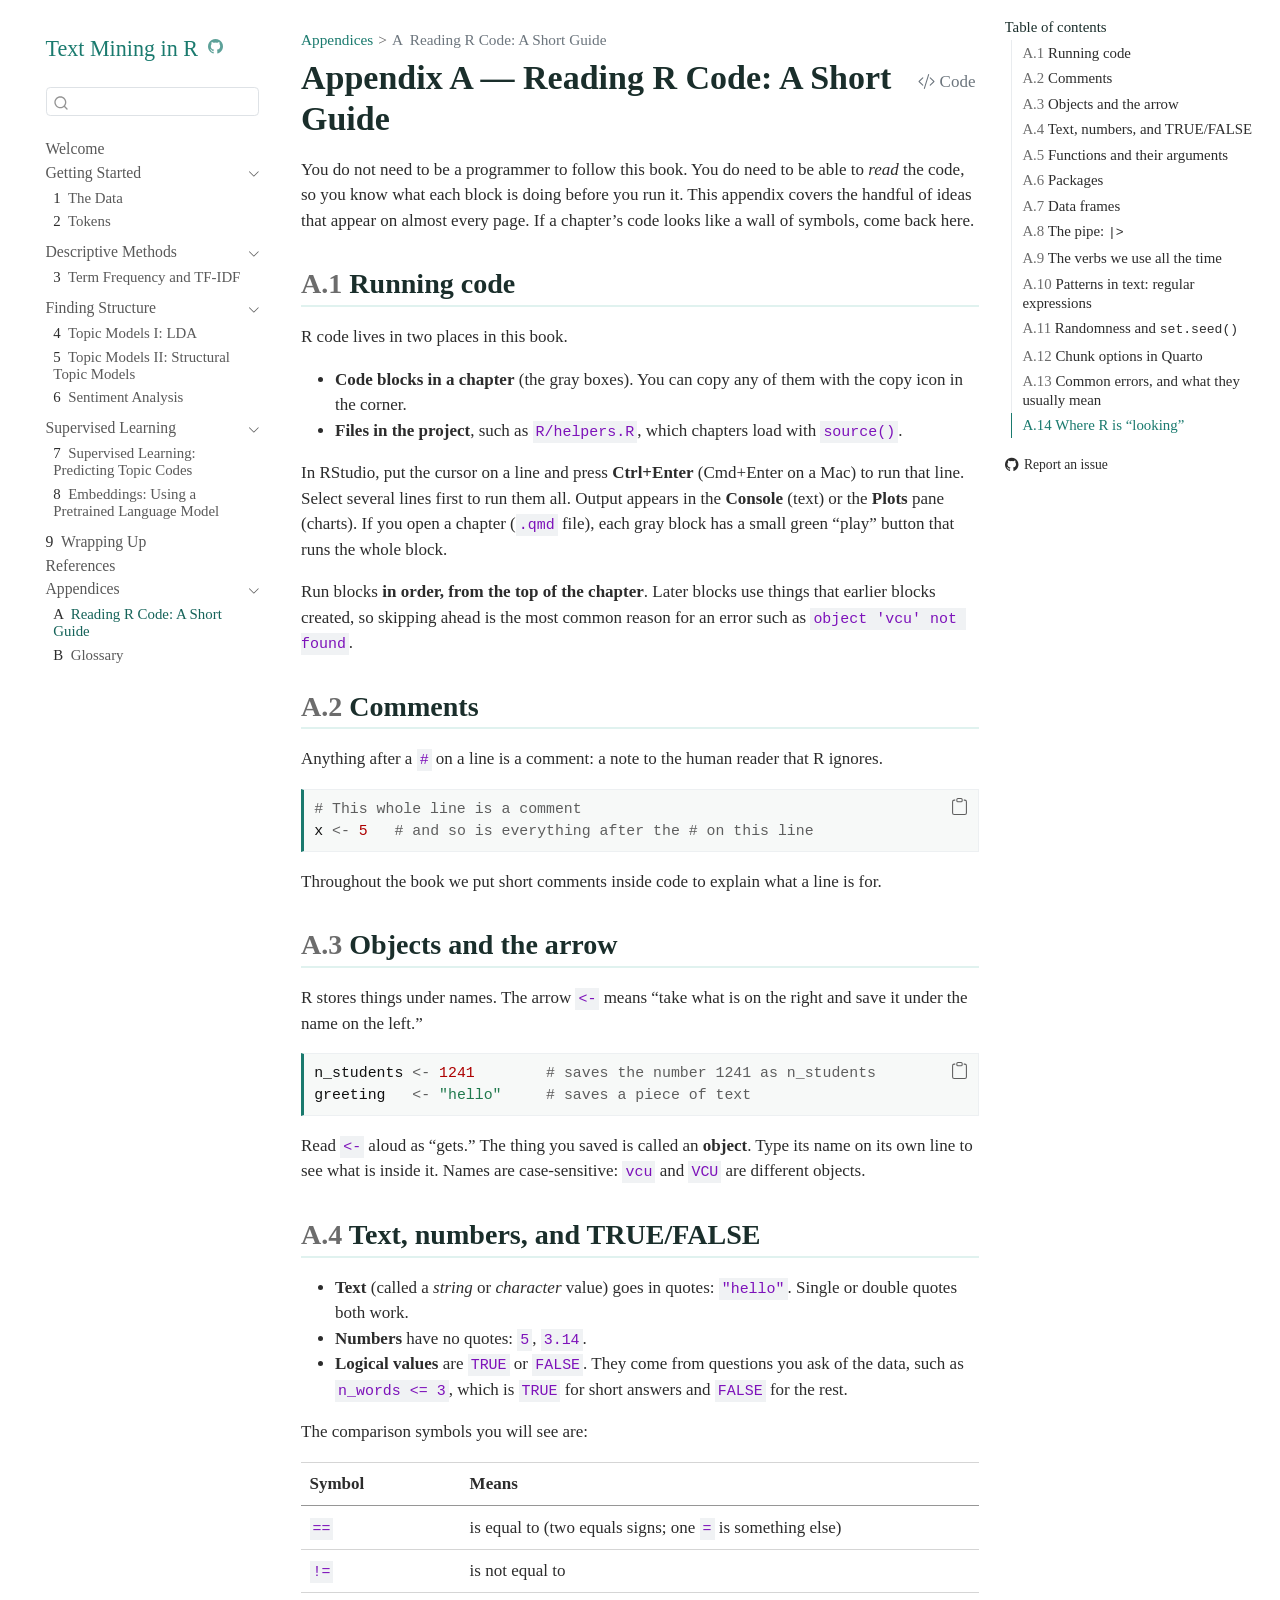
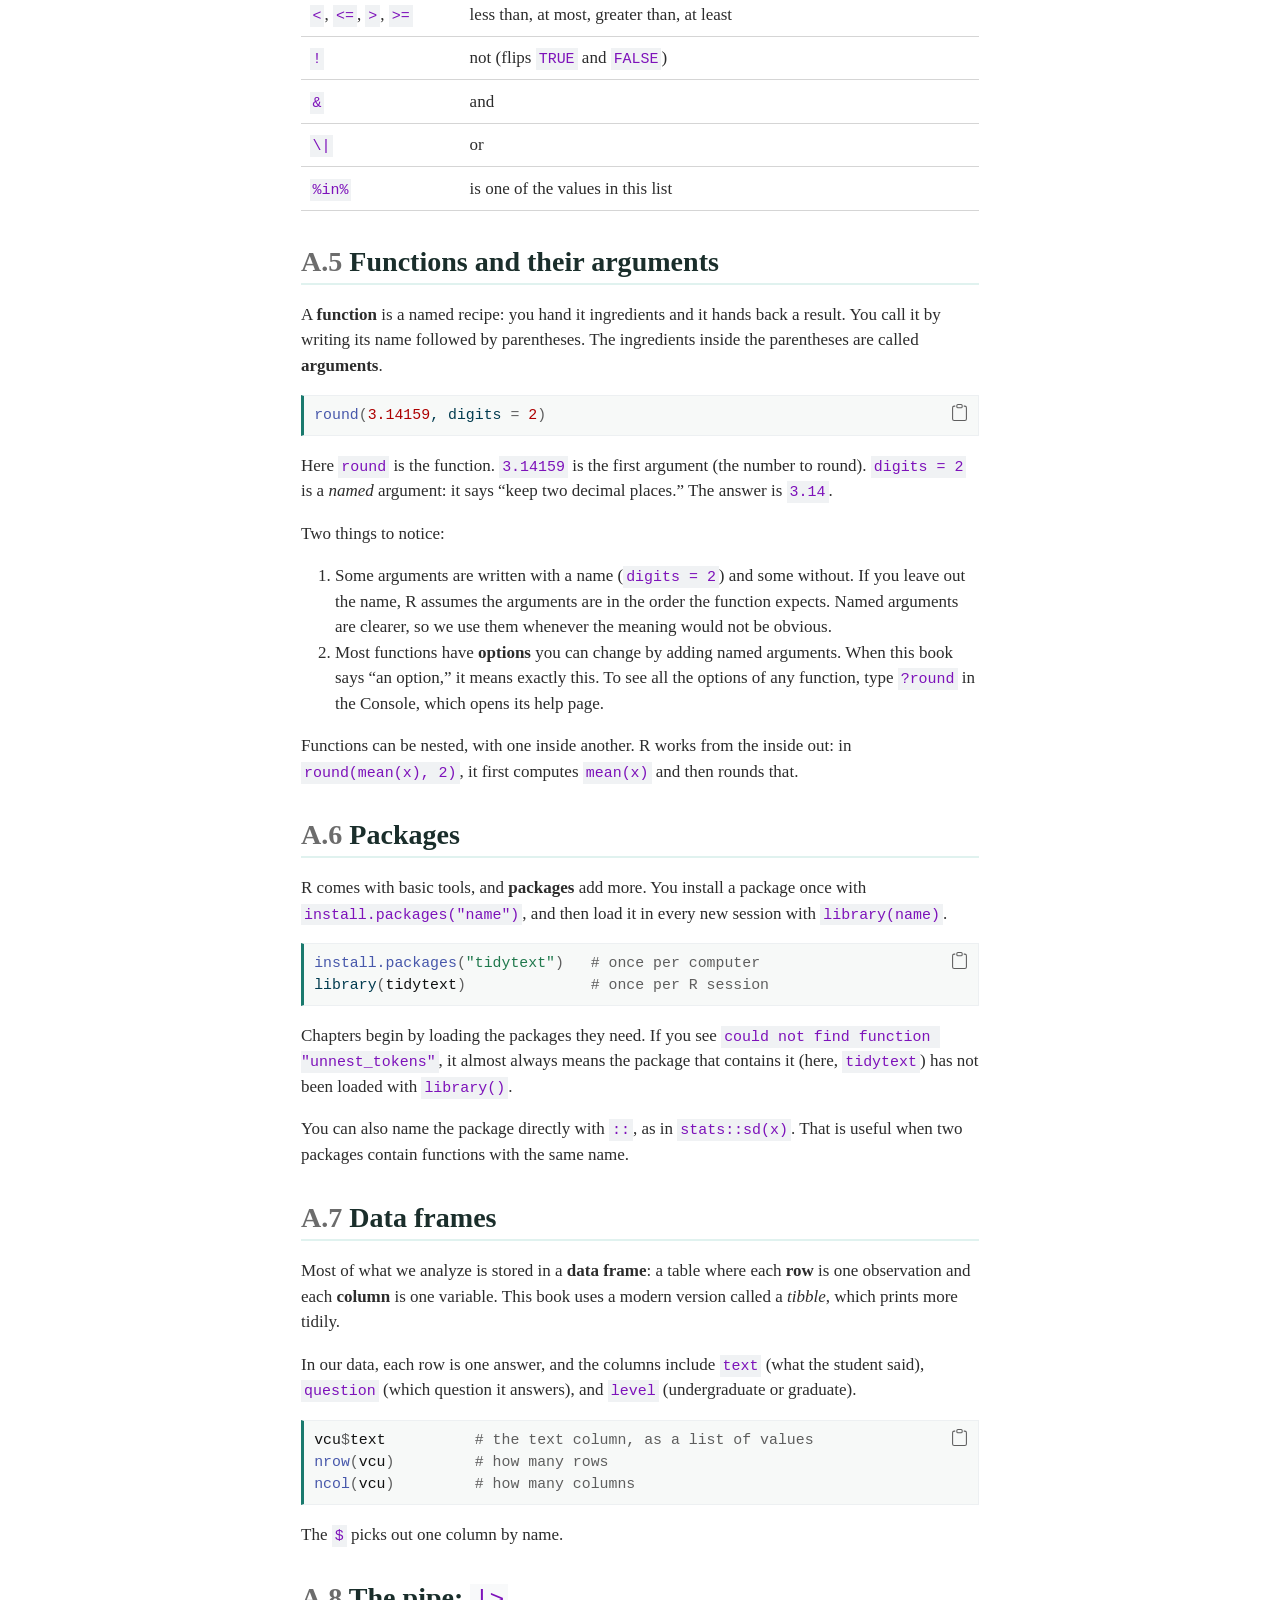
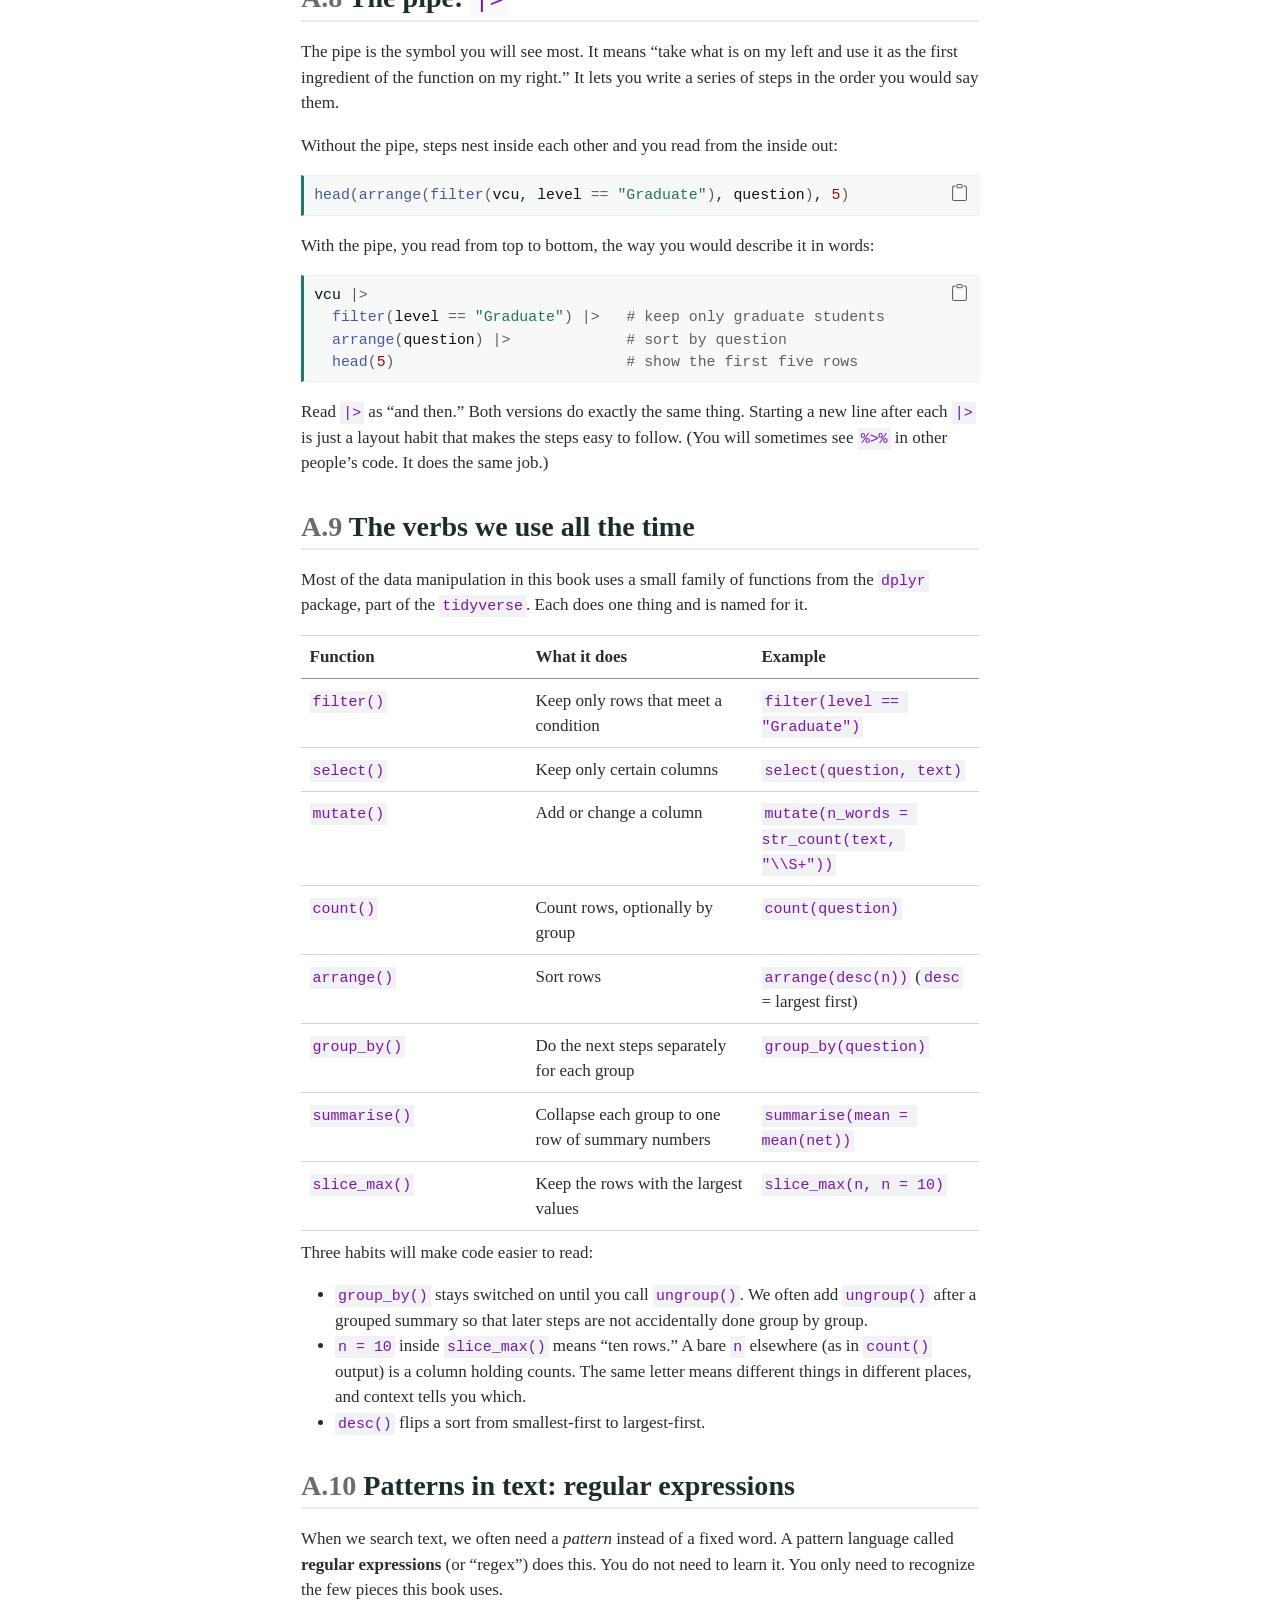
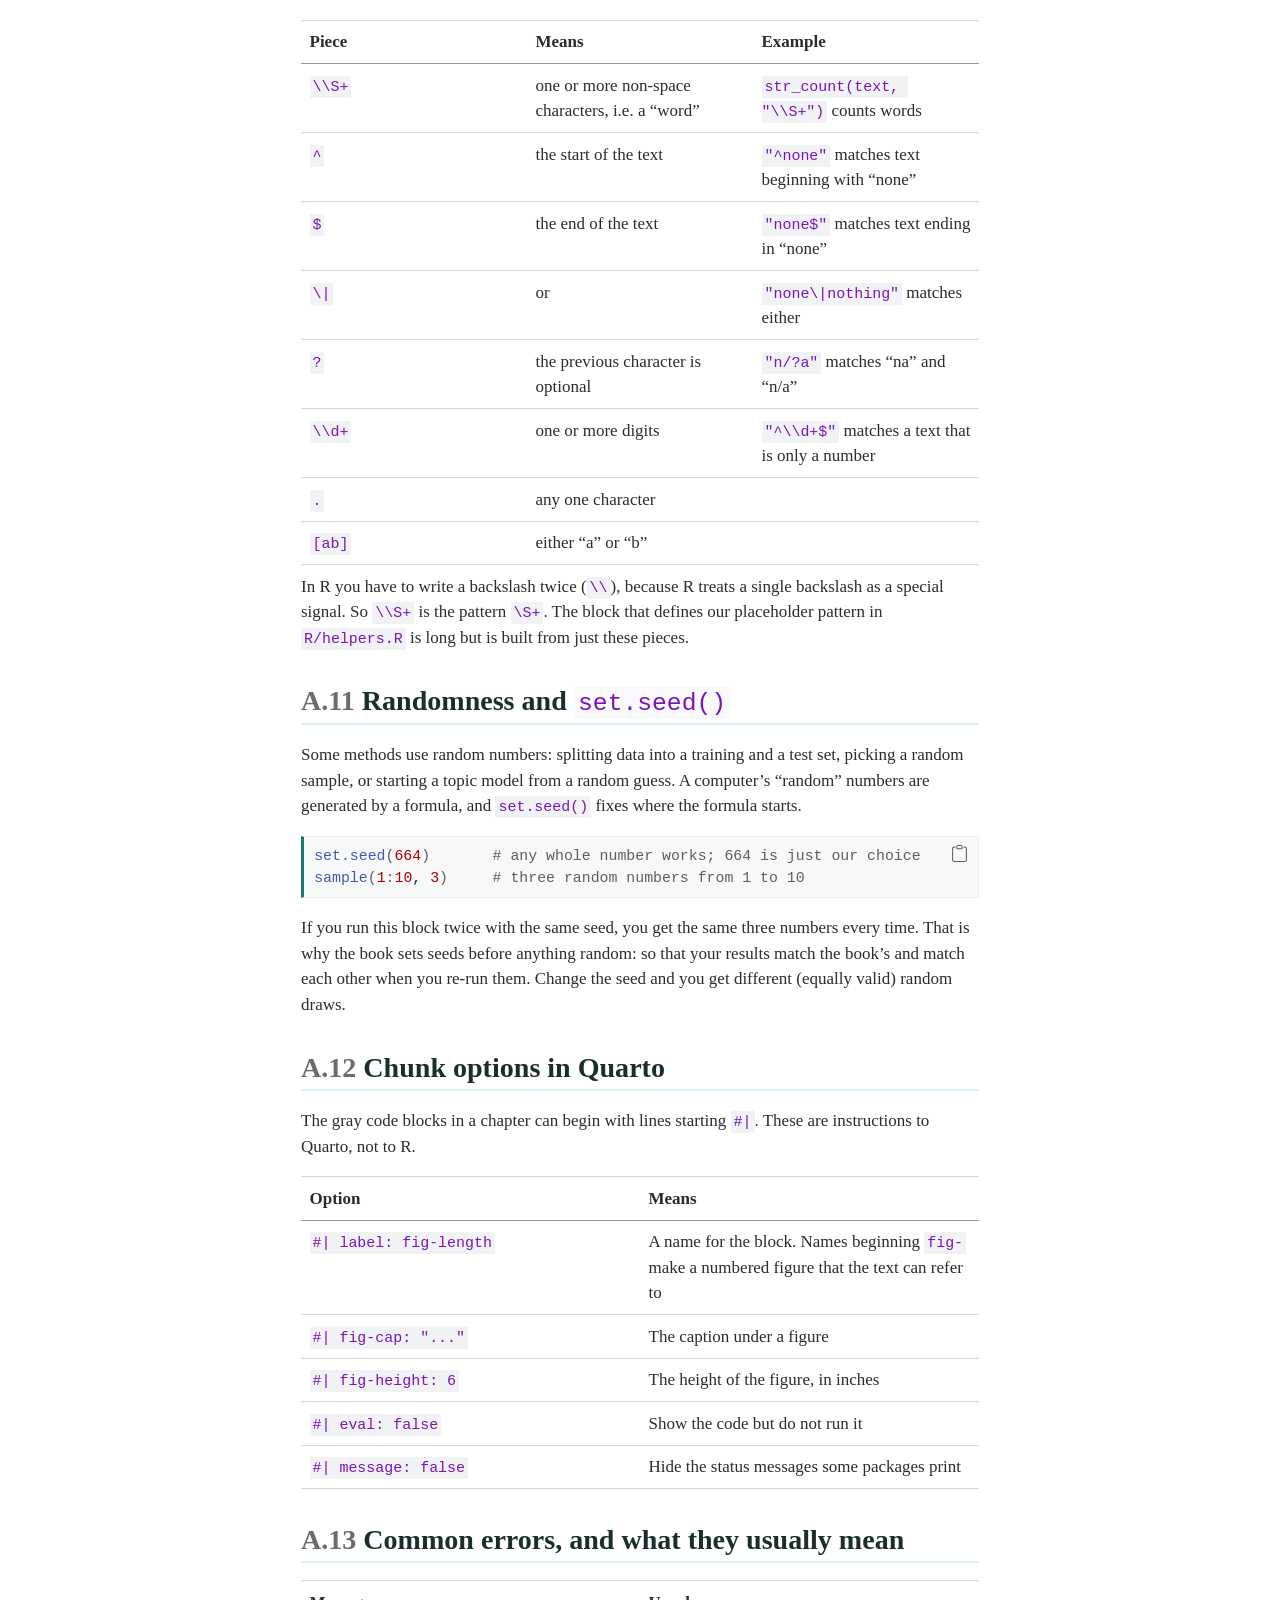
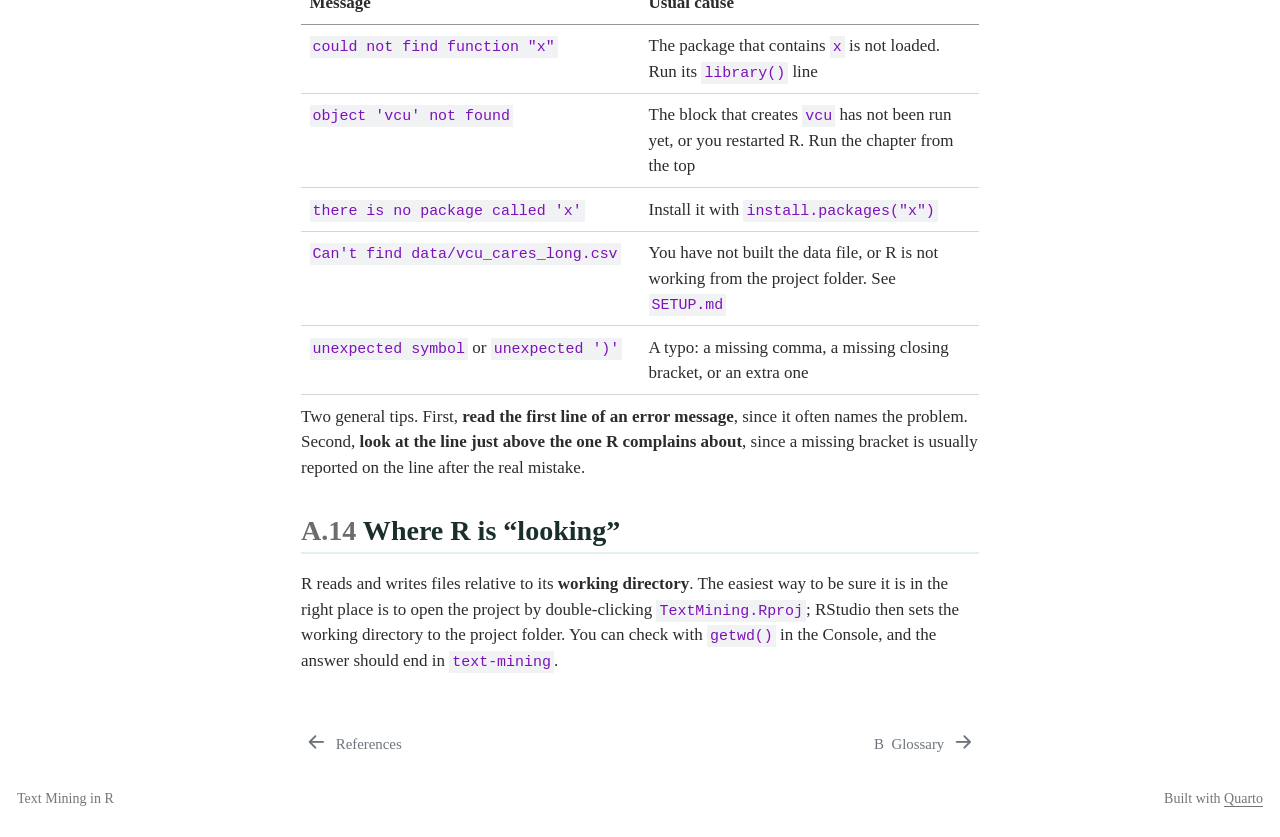
<file: docs/appendix-r-primer.html>
<!DOCTYPE html>
<html xmlns="http://www.w3.org/1999/xhtml" lang="en" xml:lang="en"><head>
<meta http-equiv="Content-Type" content="text/html; charset=UTF-8">
<meta charset="utf-8">
<meta name="generator" content="quarto-1.9.38">
<meta name="viewport" content="width=device-width, initial-scale=1.0, user-scalable=yes">
<meta name="description" content="A hands-on introduction to text mining for lab members, built around open-ended interviews with VCU students. Moves from descriptive methods (word counts, TF-IDF) to topic models, sentiment analysis, and supervised learning.">
<title>Appendix A — Reading R Code: A Short Guide – Text Mining in R</title>
<style>
/* Default styles provided by pandoc.
** See https://pandoc.org/MANUAL.html#variables-for-html for config info.
*/
code{white-space: pre-wrap;}
span.smallcaps{font-variant: small-caps;}
div.columns{display: flex; gap: min(4vw, 1.5em);}
div.column{flex: auto; overflow-x: auto;}
div.hanging-indent{margin-left: 1.5em; text-indent: -1.5em;}
ul.task-list{list-style: none;}
ul.task-list li input[type="checkbox"] {
  width: 0.8em;
  margin: 0 0.8em 0.2em -1em; /* quarto-specific, see https://github.com/quarto-dev/quarto-cli/issues/4556 */ 
  vertical-align: middle;
}
/* CSS for syntax highlighting */
html { -webkit-text-size-adjust: 100%; }
pre > code.sourceCode { white-space: pre; position: relative; }
pre > code.sourceCode > span { display: inline-block; line-height: 1.25; }
pre > code.sourceCode > span:empty { height: 1.2em; }
.sourceCode { overflow: visible; }
code.sourceCode > span { color: inherit; text-decoration: inherit; }
div.sourceCode { margin: 1em 0; }
pre.sourceCode { margin: 0; }
@media screen {
div.sourceCode { overflow: auto; }
}
@media print {
pre > code.sourceCode { white-space: pre-wrap; }
pre > code.sourceCode > span { text-indent: -5em; padding-left: 5em; }
}
pre.numberSource code
  { counter-reset: source-line 0; }
pre.numberSource code > span
  { position: relative; left: -4em; counter-increment: source-line; }
pre.numberSource code > span > a:first-child::before
  { content: counter(source-line);
    position: relative; left: -1em; text-align: right; vertical-align: baseline;
    border: none; display: inline-block;
    -webkit-touch-callout: none; -webkit-user-select: none;
    -khtml-user-select: none; -moz-user-select: none;
    -ms-user-select: none; user-select: none;
    padding: 0 4px; width: 4em;
  }
pre.numberSource { margin-left: 3em;  padding-left: 4px; }
div.sourceCode
  {   }
@media screen {
pre > code.sourceCode > span > a:first-child::before { text-decoration: underline; }
}
</style>

<script src="site_libs/quarto-nav/quarto-nav.js"></script>
<script src="site_libs/quarto-nav/headroom.min.js"></script>
<script src="site_libs/clipboard/clipboard.min.js"></script>
<script src="site_libs/quarto-search/autocomplete.umd.js"></script>
<script src="site_libs/quarto-search/fuse.min.js"></script>
<script src="site_libs/quarto-search/quarto-search.js"></script>
<meta name="quarto:offset" content="./">
<link href="./appendix-glossary.html" rel="next">
<link href="./references.html" rel="prev">
<script src="site_libs/quarto-html/quarto.js" type="module"></script>
<script src="site_libs/quarto-html/tabsets/tabsets.js" type="module"></script>
<script src="site_libs/quarto-html/popper.min.js"></script>
<script src="site_libs/quarto-html/tippy.umd.min.js"></script>
<script src="site_libs/quarto-html/anchor.min.js"></script>
<link href="site_libs/quarto-html/tippy.css" rel="stylesheet">
<link href="site_libs/quarto-html/quarto-syntax-highlighting-15634bcf2e68342d4ad2dfa704d543f6.css" rel="stylesheet" id="quarto-text-highlighting-styles">
<script src="site_libs/bootstrap/bootstrap.min.js"></script>
<link href="site_libs/bootstrap/bootstrap-icons.css" rel="stylesheet">
<link href="site_libs/bootstrap/bootstrap-0f3a71d5963b834a2d5774f6f36c66af.min.css" rel="stylesheet" append-hash="true" id="quarto-bootstrap" data-mode="light"><script id="quarto-search-options" type="application/json">{
  "location": "sidebar",
  "copy-button": false,
  "collapse-after": 3,
  "panel-placement": "start",
  "type": "textbox",
  "limit": 50,
  "keyboard-shortcut": [
    "f",
    "/",
    "s"
  ],
  "show-item-context": false,
  "language": {
    "search-no-results-text": "No results",
    "search-matching-documents-text": "matching documents",
    "search-copy-link-title": "Copy link to search",
    "search-hide-matches-text": "Hide additional matches",
    "search-more-match-text": "more match in this document",
    "search-more-matches-text": "more matches in this document",
    "search-clear-button-title": "Clear",
    "search-text-placeholder": "",
    "search-detached-cancel-button-title": "Cancel",
    "search-submit-button-title": "Submit",
    "search-label": "Search"
  }
}</script>
</head>
<body class="nav-sidebar floating quarto-light">

<div id="quarto-search-results"></div>
  <header id="quarto-header" class="headroom fixed-top"><nav class="quarto-secondary-nav"><div class="container-fluid d-flex">
      <button type="button" class="quarto-btn-toggle btn" data-bs-toggle="collapse" role="button" data-bs-target=".quarto-sidebar-collapse-item" aria-controls="quarto-sidebar" aria-expanded="false" aria-label="Toggle sidebar navigation" onclick="if (window.quartoToggleHeadroom) { window.quartoToggleHeadroom(); }">
        <i class="bi bi-layout-text-sidebar-reverse"></i>
      </button>
        <nav class="quarto-page-breadcrumbs" aria-label="breadcrumb"><ol class="breadcrumb"><li class="breadcrumb-item"><a href="./appendix-r-primer.html">Appendices</a></li><li class="breadcrumb-item"><a href="./appendix-r-primer.html"><span class="chapter-number">A</span>&nbsp; <span class="chapter-title">Reading R Code: A Short Guide</span></a></li></ol></nav>
        <a class="flex-grow-1" role="navigation" data-bs-toggle="collapse" data-bs-target=".quarto-sidebar-collapse-item" aria-controls="quarto-sidebar" aria-expanded="false" aria-label="Toggle sidebar navigation" onclick="if (window.quartoToggleHeadroom) { window.quartoToggleHeadroom(); }">      
        </a>
      <button type="button" class="btn quarto-search-button" aria-label="Search" onclick="window.quartoOpenSearch();">
        <i class="bi bi-search"></i>
      </button>
    </div>
  </nav></header><!-- content --><div id="quarto-content" class="quarto-container page-columns page-rows-contents page-layout-article">
<!-- sidebar -->
  <nav id="quarto-sidebar" class="sidebar collapse collapse-horizontal quarto-sidebar-collapse-item sidebar-navigation floating overflow-auto"><div class="pt-lg-2 mt-2 text-left sidebar-header">
    <div class="sidebar-title mb-0 py-0">
      <a href="./">Text Mining in R</a> 
        <div class="sidebar-tools-main">
    <a href="https://github.com/mikediam123/text-mining" title="Source Code" class="quarto-navigation-tool px-1" aria-label="Source Code"><i class="bi bi-github"></i></a>
</div>
    </div>
      </div>
        <div class="mt-2 flex-shrink-0 align-items-center">
        <div class="sidebar-search">
        <div id="quarto-search" class="" title="Search"></div>
        </div>
        </div>
    <div class="sidebar-menu-container"> 
    <ul class="list-unstyled mt-1">
<li class="sidebar-item">
  <div class="sidebar-item-container"> 
  <a href="./index.html" class="sidebar-item-text sidebar-link">
 <span class="menu-text">Welcome</span></a>
  </div>
</li>
        <li class="sidebar-item sidebar-item-section">
      <div class="sidebar-item-container"> 
            <a class="sidebar-item-text sidebar-link text-start" data-bs-toggle="collapse" data-bs-target="#quarto-sidebar-section-1" role="navigation" aria-expanded="true">
 <span class="menu-text">Getting Started</span></a>
          <a class="sidebar-item-toggle text-start" data-bs-toggle="collapse" data-bs-target="#quarto-sidebar-section-1" role="navigation" aria-expanded="true" aria-label="Toggle section">
            <i class="bi bi-chevron-right ms-2"></i>
          </a> 
      </div>
      <ul id="quarto-sidebar-section-1" class="collapse list-unstyled sidebar-section depth1 show">
<li class="sidebar-item">
  <div class="sidebar-item-container"> 
  <a href="./01-the-data.html" class="sidebar-item-text sidebar-link">
 <span class="menu-text"><span class="chapter-number">1</span>&nbsp; <span class="chapter-title">The Data</span></span></a>
  </div>
</li>
          <li class="sidebar-item">
  <div class="sidebar-item-container"> 
  <a href="./02-tokens.html" class="sidebar-item-text sidebar-link">
 <span class="menu-text"><span class="chapter-number">2</span>&nbsp; <span class="chapter-title">Tokens</span></span></a>
  </div>
</li>
      </ul>
</li>
        <li class="sidebar-item sidebar-item-section">
      <div class="sidebar-item-container"> 
            <a class="sidebar-item-text sidebar-link text-start" data-bs-toggle="collapse" data-bs-target="#quarto-sidebar-section-2" role="navigation" aria-expanded="true">
 <span class="menu-text">Descriptive Methods</span></a>
          <a class="sidebar-item-toggle text-start" data-bs-toggle="collapse" data-bs-target="#quarto-sidebar-section-2" role="navigation" aria-expanded="true" aria-label="Toggle section">
            <i class="bi bi-chevron-right ms-2"></i>
          </a> 
      </div>
      <ul id="quarto-sidebar-section-2" class="collapse list-unstyled sidebar-section depth1 show">
<li class="sidebar-item">
  <div class="sidebar-item-container"> 
  <a href="./03-tf-idf.html" class="sidebar-item-text sidebar-link">
 <span class="menu-text"><span class="chapter-number">3</span>&nbsp; <span class="chapter-title">Term Frequency and TF-IDF</span></span></a>
  </div>
</li>
      </ul>
</li>
        <li class="sidebar-item sidebar-item-section">
      <div class="sidebar-item-container"> 
            <a class="sidebar-item-text sidebar-link text-start" data-bs-toggle="collapse" data-bs-target="#quarto-sidebar-section-3" role="navigation" aria-expanded="true">
 <span class="menu-text">Finding Structure</span></a>
          <a class="sidebar-item-toggle text-start" data-bs-toggle="collapse" data-bs-target="#quarto-sidebar-section-3" role="navigation" aria-expanded="true" aria-label="Toggle section">
            <i class="bi bi-chevron-right ms-2"></i>
          </a> 
      </div>
      <ul id="quarto-sidebar-section-3" class="collapse list-unstyled sidebar-section depth1 show">
<li class="sidebar-item">
  <div class="sidebar-item-container"> 
  <a href="./04-topic-lda.html" class="sidebar-item-text sidebar-link">
 <span class="menu-text"><span class="chapter-number">4</span>&nbsp; <span class="chapter-title">Topic Models I: LDA</span></span></a>
  </div>
</li>
          <li class="sidebar-item">
  <div class="sidebar-item-container"> 
  <a href="./05-topic-stm.html" class="sidebar-item-text sidebar-link">
 <span class="menu-text"><span class="chapter-number">5</span>&nbsp; <span class="chapter-title">Topic Models II: Structural Topic Models</span></span></a>
  </div>
</li>
          <li class="sidebar-item">
  <div class="sidebar-item-container"> 
  <a href="./06-sentiment.html" class="sidebar-item-text sidebar-link">
 <span class="menu-text"><span class="chapter-number">6</span>&nbsp; <span class="chapter-title">Sentiment Analysis</span></span></a>
  </div>
</li>
      </ul>
</li>
        <li class="sidebar-item sidebar-item-section">
      <div class="sidebar-item-container"> 
            <a class="sidebar-item-text sidebar-link text-start" data-bs-toggle="collapse" data-bs-target="#quarto-sidebar-section-4" role="navigation" aria-expanded="true">
 <span class="menu-text">Supervised Learning</span></a>
          <a class="sidebar-item-toggle text-start" data-bs-toggle="collapse" data-bs-target="#quarto-sidebar-section-4" role="navigation" aria-expanded="true" aria-label="Toggle section">
            <i class="bi bi-chevron-right ms-2"></i>
          </a> 
      </div>
      <ul id="quarto-sidebar-section-4" class="collapse list-unstyled sidebar-section depth1 show">
<li class="sidebar-item">
  <div class="sidebar-item-container"> 
  <a href="./07-supervised.html" class="sidebar-item-text sidebar-link">
 <span class="menu-text"><span class="chapter-number">7</span>&nbsp; <span class="chapter-title">Supervised Learning: Predicting Topic Codes</span></span></a>
  </div>
</li>
          <li class="sidebar-item">
  <div class="sidebar-item-container"> 
  <a href="./08-embeddings.html" class="sidebar-item-text sidebar-link">
 <span class="menu-text"><span class="chapter-number">8</span>&nbsp; <span class="chapter-title">Embeddings: Using a Pretrained Language Model</span></span></a>
  </div>
</li>
      </ul>
</li>
        <li class="sidebar-item">
  <div class="sidebar-item-container"> 
  <a href="./09-wrapping-up.html" class="sidebar-item-text sidebar-link">
 <span class="menu-text"><span class="chapter-number">9</span>&nbsp; <span class="chapter-title">Wrapping Up</span></span></a>
  </div>
</li>
        <li class="sidebar-item">
  <div class="sidebar-item-container"> 
  <a href="./references.html" class="sidebar-item-text sidebar-link">
 <span class="menu-text">References</span></a>
  </div>
</li>
        <li class="sidebar-item sidebar-item-section">
      <div class="sidebar-item-container"> 
            <a class="sidebar-item-text sidebar-link text-start" data-bs-toggle="collapse" data-bs-target="#quarto-sidebar-section-5" role="navigation" aria-expanded="true">
 <span class="menu-text">Appendices</span></a>
          <a class="sidebar-item-toggle text-start" data-bs-toggle="collapse" data-bs-target="#quarto-sidebar-section-5" role="navigation" aria-expanded="true" aria-label="Toggle section">
            <i class="bi bi-chevron-right ms-2"></i>
          </a> 
      </div>
      <ul id="quarto-sidebar-section-5" class="collapse list-unstyled sidebar-section depth1 show">
<li class="sidebar-item">
  <div class="sidebar-item-container"> 
  <a href="./appendix-r-primer.html" class="sidebar-item-text sidebar-link active">
 <span class="menu-text"><span class="chapter-number">A</span>&nbsp; <span class="chapter-title">Reading R Code: A Short Guide</span></span></a>
  </div>
</li>
          <li class="sidebar-item">
  <div class="sidebar-item-container"> 
  <a href="./appendix-glossary.html" class="sidebar-item-text sidebar-link">
 <span class="menu-text"><span class="chapter-number">B</span>&nbsp; <span class="chapter-title">Glossary</span></span></a>
  </div>
</li>
      </ul>
</li>
    </ul>
</div>
</nav><div id="quarto-sidebar-glass" class="quarto-sidebar-collapse-item" data-bs-toggle="collapse" data-bs-target=".quarto-sidebar-collapse-item"></div>
<!-- margin-sidebar -->
    <div id="quarto-margin-sidebar" class="sidebar margin-sidebar">
        <nav id="TOC" role="doc-toc" class="toc-active"><h2 id="toc-title">Table of contents</h2>
   
  <ul>
<li><a href="#running-code" id="toc-running-code" class="nav-link active" data-scroll-target="#running-code"><span class="header-section-number">A.1</span> Running code</a></li>
  <li><a href="#comments" id="toc-comments" class="nav-link" data-scroll-target="#comments"><span class="header-section-number">A.2</span> Comments</a></li>
  <li><a href="#objects-and-the-arrow" id="toc-objects-and-the-arrow" class="nav-link" data-scroll-target="#objects-and-the-arrow"><span class="header-section-number">A.3</span> Objects and the arrow</a></li>
  <li><a href="#text-numbers-and-truefalse" id="toc-text-numbers-and-truefalse" class="nav-link" data-scroll-target="#text-numbers-and-truefalse"><span class="header-section-number">A.4</span> Text, numbers, and TRUE/FALSE</a></li>
  <li><a href="#functions-and-their-arguments" id="toc-functions-and-their-arguments" class="nav-link" data-scroll-target="#functions-and-their-arguments"><span class="header-section-number">A.5</span> Functions and their arguments</a></li>
  <li><a href="#packages" id="toc-packages" class="nav-link" data-scroll-target="#packages"><span class="header-section-number">A.6</span> Packages</a></li>
  <li><a href="#data-frames" id="toc-data-frames" class="nav-link" data-scroll-target="#data-frames"><span class="header-section-number">A.7</span> Data frames</a></li>
  <li><a href="#the-pipe" id="toc-the-pipe" class="nav-link" data-scroll-target="#the-pipe"><span class="header-section-number">A.8</span> The pipe: <code>|&gt;</code></a></li>
  <li><a href="#the-verbs-we-use-all-the-time" id="toc-the-verbs-we-use-all-the-time" class="nav-link" data-scroll-target="#the-verbs-we-use-all-the-time"><span class="header-section-number">A.9</span> The verbs we use all the time</a></li>
  <li><a href="#patterns-in-text-regular-expressions" id="toc-patterns-in-text-regular-expressions" class="nav-link" data-scroll-target="#patterns-in-text-regular-expressions"><span class="header-section-number">A.10</span> Patterns in text: regular expressions</a></li>
  <li><a href="#randomness-and-set.seed" id="toc-randomness-and-set.seed" class="nav-link" data-scroll-target="#randomness-and-set.seed"><span class="header-section-number">A.11</span> Randomness and <code>set.seed()</code></a></li>
  <li><a href="#chunk-options-in-quarto" id="toc-chunk-options-in-quarto" class="nav-link" data-scroll-target="#chunk-options-in-quarto"><span class="header-section-number">A.12</span> Chunk options in Quarto</a></li>
  <li><a href="#common-errors-and-what-they-usually-mean" id="toc-common-errors-and-what-they-usually-mean" class="nav-link" data-scroll-target="#common-errors-and-what-they-usually-mean"><span class="header-section-number">A.13</span> Common errors, and what they usually mean</a></li>
  <li><a href="#where-r-is-looking" id="toc-where-r-is-looking" class="nav-link" data-scroll-target="#where-r-is-looking"><span class="header-section-number">A.14</span> Where R is “looking”</a></li>
  </ul><div class="toc-actions"><ul><li><a href="https://github.com/mikediam123/text-mining/issues/new" class="toc-action"><i class="bi bi-github"></i>Report an issue</a></li></ul></div></nav>
    </div>
<!-- main -->
<main class="content" id="quarto-document-content"><header id="title-block-header" class="quarto-title-block default"><nav class="quarto-page-breadcrumbs quarto-title-breadcrumbs d-none d-lg-block" aria-label="breadcrumb"><ol class="breadcrumb"><li class="breadcrumb-item"><a href="./appendix-r-primer.html">Appendices</a></li><li class="breadcrumb-item"><a href="./appendix-r-primer.html"><span class="chapter-number">A</span>&nbsp; <span class="chapter-title">Reading R Code: A Short Guide</span></a></li></ol></nav><div class="quarto-title">
<div class="quarto-title-block"><div><h1 class="title"><span id="sec-r-primer" class="quarto-section-identifier">Appendix A — Reading R Code: A Short Guide</span></h1><button type="button" class="btn code-tools-button" id="quarto-code-tools-source"><i class="bi"></i> Code</button></div></div>
</div>



<div class="quarto-title-meta">

    
  
    
  </div>
  


</header><p>You do not need to be a programmer to follow this book. You do need to be able to <em>read</em> the code, so you know what each block is doing before you run it. This appendix covers the handful of ideas that appear on almost every page. If a chapter’s code looks like a wall of symbols, come back here.</p>
<section id="running-code" class="level2" data-number="A.1"><h2 data-number="A.1" class="anchored" data-anchor-id="running-code">
<span class="header-section-number">A.1</span> Running code</h2>
<p>R code lives in two places in this book.</p>
<ul>
<li>
<strong>Code blocks in a chapter</strong> (the gray boxes). You can copy any of them with the copy icon in the corner.</li>
<li>
<strong>Files in the project</strong>, such as <code>R/helpers.R</code>, which chapters load with <code><a href="https://rdrr.io/r/base/source.html">source()</a></code>.</li>
</ul>
<p>In RStudio, put the cursor on a line and press <strong>Ctrl+Enter</strong> (Cmd+Enter on a Mac) to run that line. Select several lines first to run them all. Output appears in the <strong>Console</strong> (text) or the <strong>Plots</strong> pane (charts). If you open a chapter (<code>.qmd</code> file), each gray block has a small green “play” button that runs the whole block.</p>
<p>Run blocks <strong>in order, from the top of the chapter</strong>. Later blocks use things that earlier blocks created, so skipping ahead is the most common reason for an error such as <code>object 'vcu' not found</code>.</p>
</section><section id="comments" class="level2" data-number="A.2"><h2 data-number="A.2" class="anchored" data-anchor-id="comments">
<span class="header-section-number">A.2</span> Comments</h2>
<p>Anything after a <code>#</code> on a line is a comment: a note to the human reader that R ignores.</p>
<div class="cell">
<div class="code-copy-outer-scaffold"><div class="sourceCode" id="cb1"><pre class="downlit sourceCode r code-with-copy"><code class="sourceCode R"><span><span class="co"># This whole line is a comment</span></span>
<span><span class="va">x</span> <span class="op">&lt;-</span> <span class="fl">5</span>   <span class="co"># and so is everything after the # on this line</span></span></code></pre></div><button title="Copy to Clipboard" class="code-copy-button"><i class="bi"></i></button></div>
</div>
<p>Throughout the book we put short comments inside code to explain what a line is for.</p>
</section><section id="objects-and-the-arrow" class="level2" data-number="A.3"><h2 data-number="A.3" class="anchored" data-anchor-id="objects-and-the-arrow">
<span class="header-section-number">A.3</span> Objects and the arrow</h2>
<p>R stores things under names. The arrow <code>&lt;-</code> means “take what is on the right and save it under the name on the left.”</p>
<div class="cell">
<div class="code-copy-outer-scaffold"><div class="sourceCode" id="cb2"><pre class="downlit sourceCode r code-with-copy"><code class="sourceCode R"><span><span class="va">n_students</span> <span class="op">&lt;-</span> <span class="fl">1241</span>        <span class="co"># saves the number 1241 as n_students</span></span>
<span><span class="va">greeting</span>   <span class="op">&lt;-</span> <span class="st">"hello"</span>     <span class="co"># saves a piece of text</span></span></code></pre></div><button title="Copy to Clipboard" class="code-copy-button"><i class="bi"></i></button></div>
</div>
<p>Read <code>&lt;-</code> aloud as “gets.” The thing you saved is called an <strong>object</strong>. Type its name on its own line to see what is inside it. Names are case-sensitive: <code>vcu</code> and <code>VCU</code> are different objects.</p>
</section><section id="text-numbers-and-truefalse" class="level2" data-number="A.4"><h2 data-number="A.4" class="anchored" data-anchor-id="text-numbers-and-truefalse">
<span class="header-section-number">A.4</span> Text, numbers, and TRUE/FALSE</h2>
<ul>
<li>
<strong>Text</strong> (called a <em>string</em> or <em>character</em> value) goes in quotes: <code>"hello"</code>. Single or double quotes both work.</li>
<li>
<strong>Numbers</strong> have no quotes: <code>5</code>, <code>3.14</code>.</li>
<li>
<strong>Logical values</strong> are <code>TRUE</code> or <code>FALSE</code>. They come from questions you ask of the data, such as <code>n_words &lt;= 3</code>, which is <code>TRUE</code> for short answers and <code>FALSE</code> for the rest.</li>
</ul>
<p>The comparison symbols you will see are:</p>
<table class="caption-top table">
<thead><tr class="header">
<th>Symbol</th>
<th>Means</th>
</tr></thead>
<tbody>
<tr class="odd">
<td><code>==</code></td>
<td>is equal to (two equals signs; one <code>=</code> is something else)</td>
</tr>
<tr class="even">
<td><code>!=</code></td>
<td>is not equal to</td>
</tr>
<tr class="odd">
<td>
<code>&lt;</code>, <code>&lt;=</code>, <code>&gt;</code>, <code>&gt;=</code>
</td>
<td>less than, at most, greater than, at least</td>
</tr>
<tr class="even">
<td><code>!</code></td>
<td>not (flips <code>TRUE</code> and <code>FALSE</code>)</td>
</tr>
<tr class="odd">
<td><code>&amp;</code></td>
<td>and</td>
</tr>
<tr class="even">
<td><code>\|</code></td>
<td>or</td>
</tr>
<tr class="odd">
<td><code>%in%</code></td>
<td>is one of the values in this list</td>
</tr>
</tbody>
</table></section><section id="functions-and-their-arguments" class="level2" data-number="A.5"><h2 data-number="A.5" class="anchored" data-anchor-id="functions-and-their-arguments">
<span class="header-section-number">A.5</span> Functions and their arguments</h2>
<p>A <strong>function</strong> is a named recipe: you hand it ingredients and it hands back a result. You call it by writing its name followed by parentheses. The ingredients inside the parentheses are called <strong>arguments</strong>.</p>
<div class="cell">
<div class="code-copy-outer-scaffold"><div class="sourceCode" id="cb3"><pre class="downlit sourceCode r code-with-copy"><code class="sourceCode R"><span><span class="fu"><a href="https://rdrr.io/r/base/Round.html">round</a></span><span class="op">(</span><span class="fl">3.14159</span>, digits <span class="op">=</span> <span class="fl">2</span><span class="op">)</span></span></code></pre></div><button title="Copy to Clipboard" class="code-copy-button"><i class="bi"></i></button></div>
</div>
<p>Here <code>round</code> is the function. <code>3.14159</code> is the first argument (the number to round). <code>digits = 2</code> is a <em>named</em> argument: it says “keep two decimal places.” The answer is <code>3.14</code>.</p>
<p>Two things to notice:</p>
<ol type="1">
<li>Some arguments are written with a name (<code>digits = 2</code>) and some without. If you leave out the name, R assumes the arguments are in the order the function expects. Named arguments are clearer, so we use them whenever the meaning would not be obvious.</li>
<li>Most functions have <strong>options</strong> you can change by adding named arguments. When this book says “an option,” it means exactly this. To see all the options of any function, type <code><a href="https://rdrr.io/r/base/Round.html">?round</a></code> in the Console, which opens its help page.</li>
</ol>
<p>Functions can be nested, with one inside another. R works from the inside out: in <code>round(mean(x), 2)</code>, it first computes <code>mean(x)</code> and then rounds that.</p>
</section><section id="packages" class="level2" data-number="A.6"><h2 data-number="A.6" class="anchored" data-anchor-id="packages">
<span class="header-section-number">A.6</span> Packages</h2>
<p>R comes with basic tools, and <strong>packages</strong> add more. You install a package once with <code>install.packages("name")</code>, and then load it in every new session with <code><a href="https://github.com/christopherkenny/name">library(name)</a></code>.</p>
<div class="cell">
<div class="code-copy-outer-scaffold"><div class="sourceCode" id="cb4"><pre class="downlit sourceCode r code-with-copy"><code class="sourceCode R"><span><span class="fu"><a href="https://rdrr.io/r/utils/install.packages.html">install.packages</a></span><span class="op">(</span><span class="st">"tidytext"</span><span class="op">)</span>   <span class="co"># once per computer</span></span>
<span><span class="kw"><a href="https://rdrr.io/r/base/library.html">library</a></span><span class="op">(</span><span class="va"><a href="https://juliasilge.github.io/tidytext/">tidytext</a></span><span class="op">)</span>              <span class="co"># once per R session</span></span></code></pre></div><button title="Copy to Clipboard" class="code-copy-button"><i class="bi"></i></button></div>
</div>
<p>Chapters begin by loading the packages they need. If you see <code>could not find function "unnest_tokens"</code>, it almost always means the package that contains it (here, <code>tidytext</code>) has not been loaded with <code><a href="https://rdrr.io/r/base/library.html">library()</a></code>.</p>
<p>You can also name the package directly with <code>::</code>, as in <code>stats::sd(x)</code>. That is useful when two packages contain functions with the same name.</p>
</section><section id="data-frames" class="level2" data-number="A.7"><h2 data-number="A.7" class="anchored" data-anchor-id="data-frames">
<span class="header-section-number">A.7</span> Data frames</h2>
<p>Most of what we analyze is stored in a <strong>data frame</strong>: a table where each <strong>row</strong> is one observation and each <strong>column</strong> is one variable. This book uses a modern version called a <em>tibble</em>, which prints more tidily.</p>
<p>In our data, each row is one answer, and the columns include <code>text</code> (what the student said), <code>question</code> (which question it answers), and <code>level</code> (undergraduate or graduate).</p>
<div class="cell">
<div class="code-copy-outer-scaffold"><div class="sourceCode" id="cb5"><pre class="downlit sourceCode r code-with-copy"><code class="sourceCode R"><span><span class="va">vcu</span><span class="op">$</span><span class="va">text</span>          <span class="co"># the text column, as a list of values</span></span>
<span><span class="fu"><a href="https://rdrr.io/r/base/nrow.html">nrow</a></span><span class="op">(</span><span class="va">vcu</span><span class="op">)</span>         <span class="co"># how many rows</span></span>
<span><span class="fu"><a href="https://rdrr.io/r/base/nrow.html">ncol</a></span><span class="op">(</span><span class="va">vcu</span><span class="op">)</span>         <span class="co"># how many columns</span></span></code></pre></div><button title="Copy to Clipboard" class="code-copy-button"><i class="bi"></i></button></div>
</div>
<p>The <code>$</code> picks out one column by name.</p>
</section><section id="the-pipe" class="level2" data-number="A.8"><h2 data-number="A.8" class="anchored" data-anchor-id="the-pipe">
<span class="header-section-number">A.8</span> The pipe: <code>|&gt;</code>
</h2>
<p>The pipe is the symbol you will see most. It means “take what is on my left and use it as the first ingredient of the function on my right.” It lets you write a series of steps in the order you would say them.</p>
<p>Without the pipe, steps nest inside each other and you read from the inside out:</p>
<div class="cell">
<div class="code-copy-outer-scaffold"><div class="sourceCode" id="cb6"><pre class="downlit sourceCode r code-with-copy"><code class="sourceCode R"><span><span class="fu"><a href="https://rdrr.io/r/utils/head.html">head</a></span><span class="op">(</span><span class="fu">arrange</span><span class="op">(</span><span class="fu"><a href="https://rdrr.io/r/stats/filter.html">filter</a></span><span class="op">(</span><span class="va">vcu</span>, <span class="va">level</span> <span class="op">==</span> <span class="st">"Graduate"</span><span class="op">)</span>, <span class="va">question</span><span class="op">)</span>, <span class="fl">5</span><span class="op">)</span></span></code></pre></div><button title="Copy to Clipboard" class="code-copy-button"><i class="bi"></i></button></div>
</div>
<p>With the pipe, you read from top to bottom, the way you would describe it in words:</p>
<div class="cell">
<div class="code-copy-outer-scaffold"><div class="sourceCode" id="cb7"><pre class="downlit sourceCode r code-with-copy"><code class="sourceCode R"><span><span class="va">vcu</span> <span class="op">|&gt;</span></span>
<span>  <span class="fu"><a href="https://rdrr.io/r/stats/filter.html">filter</a></span><span class="op">(</span><span class="va">level</span> <span class="op">==</span> <span class="st">"Graduate"</span><span class="op">)</span> <span class="op">|&gt;</span>   <span class="co"># keep only graduate students</span></span>
<span>  <span class="fu">arrange</span><span class="op">(</span><span class="va">question</span><span class="op">)</span> <span class="op">|&gt;</span>             <span class="co"># sort by question</span></span>
<span>  <span class="fu"><a href="https://rdrr.io/r/utils/head.html">head</a></span><span class="op">(</span><span class="fl">5</span><span class="op">)</span>                          <span class="co"># show the first five rows</span></span></code></pre></div><button title="Copy to Clipboard" class="code-copy-button"><i class="bi"></i></button></div>
</div>
<p>Read <code>|&gt;</code> as “and then.” Both versions do exactly the same thing. Starting a new line after each <code>|&gt;</code> is just a layout habit that makes the steps easy to follow. (You will sometimes see <code>%&gt;%</code> in other people’s code. It does the same job.)</p>
</section><section id="the-verbs-we-use-all-the-time" class="level2" data-number="A.9"><h2 data-number="A.9" class="anchored" data-anchor-id="the-verbs-we-use-all-the-time">
<span class="header-section-number">A.9</span> The verbs we use all the time</h2>
<p>Most of the data manipulation in this book uses a small family of functions from the <code>dplyr</code> package, part of the <code>tidyverse</code>. Each does one thing and is named for it.</p>
<table class="caption-top table">
<colgroup>
<col style="width: 33%">
<col style="width: 33%">
<col style="width: 33%">
</colgroup>
<thead><tr class="header">
<th>Function</th>
<th>What it does</th>
<th>Example</th>
</tr></thead>
<tbody>
<tr class="odd">
<td><code><a href="https://rdrr.io/r/stats/filter.html">filter()</a></code></td>
<td>Keep only rows that meet a condition</td>
<td><code>filter(level == "Graduate")</code></td>
</tr>
<tr class="even">
<td><code>select()</code></td>
<td>Keep only certain columns</td>
<td><code>select(question, text)</code></td>
</tr>
<tr class="odd">
<td><code>mutate()</code></td>
<td>Add or change a column</td>
<td><code>mutate(n_words = str_count(text, "\\S+"))</code></td>
</tr>
<tr class="even">
<td><code>count()</code></td>
<td>Count rows, optionally by group</td>
<td><code>count(question)</code></td>
</tr>
<tr class="odd">
<td><code>arrange()</code></td>
<td>Sort rows</td>
<td>
<code>arrange(desc(n))</code> (<code>desc</code> = largest first)</td>
</tr>
<tr class="even">
<td><code>group_by()</code></td>
<td>Do the next steps separately for each group</td>
<td><code>group_by(question)</code></td>
</tr>
<tr class="odd">
<td><code>summarise()</code></td>
<td>Collapse each group to one row of summary numbers</td>
<td><code>summarise(mean = mean(net))</code></td>
</tr>
<tr class="even">
<td><code>slice_max()</code></td>
<td>Keep the rows with the largest values</td>
<td><code>slice_max(n, n = 10)</code></td>
</tr>
</tbody>
</table>
<p>Three habits will make code easier to read:</p>
<ul>
<li>
<code>group_by()</code> stays switched on until you call <code>ungroup()</code>. We often add <code>ungroup()</code> after a grouped summary so that later steps are not accidentally done group by group.</li>
<li>
<code>n = 10</code> inside <code>slice_max()</code> means “ten rows.” A bare <code>n</code> elsewhere (as in <code>count()</code> output) is a column holding counts. The same letter means different things in different places, and context tells you which.</li>
<li>
<code>desc()</code> flips a sort from smallest-first to largest-first.</li>
</ul></section><section id="patterns-in-text-regular-expressions" class="level2" data-number="A.10"><h2 data-number="A.10" class="anchored" data-anchor-id="patterns-in-text-regular-expressions">
<span class="header-section-number">A.10</span> Patterns in text: regular expressions</h2>
<p>When we search text, we often need a <em>pattern</em> instead of a fixed word. A pattern language called <strong>regular expressions</strong> (or “regex”) does this. You do not need to learn it. You only need to recognize the few pieces this book uses.</p>
<table class="caption-top table">
<colgroup>
<col style="width: 33%">
<col style="width: 33%">
<col style="width: 33%">
</colgroup>
<thead><tr class="header">
<th>Piece</th>
<th>Means</th>
<th>Example</th>
</tr></thead>
<tbody>
<tr class="odd">
<td><code>\\S+</code></td>
<td>one or more non-space characters, i.e.&nbsp;a “word”</td>
<td>
<code>str_count(text, "\\S+")</code> counts words</td>
</tr>
<tr class="even">
<td><code>^</code></td>
<td>the start of the text</td>
<td>
<code>"^none"</code> matches text beginning with “none”</td>
</tr>
<tr class="odd">
<td><code>$</code></td>
<td>the end of the text</td>
<td>
<code>"none$"</code> matches text ending in “none”</td>
</tr>
<tr class="even">
<td><code>\|</code></td>
<td>or</td>
<td>
<code>"none\|nothing"</code> matches either</td>
</tr>
<tr class="odd">
<td><code>?</code></td>
<td>the previous character is optional</td>
<td>
<code>"n/?a"</code> matches “na” and “n/a”</td>
</tr>
<tr class="even">
<td><code>\\d+</code></td>
<td>one or more digits</td>
<td>
<code>"^\\d+$"</code> matches a text that is only a number</td>
</tr>
<tr class="odd">
<td><code>.</code></td>
<td>any one character</td>
<td></td>
</tr>
<tr class="even">
<td><code>[ab]</code></td>
<td>either “a” or “b”</td>
<td></td>
</tr>
</tbody>
</table>
<p>In R you have to write a backslash twice (<code>\\</code>), because R treats a single backslash as a special signal. So <code>\\S+</code> is the pattern <code>\S+</code>. The block that defines our placeholder pattern in <code>R/helpers.R</code> is long but is built from just these pieces.</p>
</section><section id="randomness-and-set.seed" class="level2" data-number="A.11"><h2 data-number="A.11" class="anchored" data-anchor-id="randomness-and-set.seed">
<span class="header-section-number">A.11</span> Randomness and <code>set.seed()</code>
</h2>
<p>Some methods use random numbers: splitting data into a training and a test set, picking a random sample, or starting a topic model from a random guess. A computer’s “random” numbers are generated by a formula, and <code><a href="https://rdrr.io/r/base/Random.html">set.seed()</a></code> fixes where the formula starts.</p>
<div class="cell">
<div class="code-copy-outer-scaffold"><div class="sourceCode" id="cb8"><pre class="downlit sourceCode r code-with-copy"><code class="sourceCode R"><span><span class="fu"><a href="https://rdrr.io/r/base/Random.html">set.seed</a></span><span class="op">(</span><span class="fl">664</span><span class="op">)</span>       <span class="co"># any whole number works; 664 is just our choice</span></span>
<span><span class="fu"><a href="https://rdrr.io/r/base/sample.html">sample</a></span><span class="op">(</span><span class="fl">1</span><span class="op">:</span><span class="fl">10</span>, <span class="fl">3</span><span class="op">)</span>     <span class="co"># three random numbers from 1 to 10</span></span></code></pre></div><button title="Copy to Clipboard" class="code-copy-button"><i class="bi"></i></button></div>
</div>
<p>If you run this block twice with the same seed, you get the same three numbers every time. That is why the book sets seeds before anything random: so that your results match the book’s and match each other when you re-run them. Change the seed and you get different (equally valid) random draws.</p>
</section><section id="chunk-options-in-quarto" class="level2" data-number="A.12"><h2 data-number="A.12" class="anchored" data-anchor-id="chunk-options-in-quarto">
<span class="header-section-number">A.12</span> Chunk options in Quarto</h2>
<p>The gray code blocks in a chapter can begin with lines starting <code>#|</code>. These are instructions to Quarto, not to R.</p>
<table class="caption-top table">
<colgroup>
<col style="width: 50%">
<col style="width: 50%">
</colgroup>
<thead><tr class="header">
<th>Option</th>
<th>Means</th>
</tr></thead>
<tbody>
<tr class="odd">
<td><code>#| label: fig-length</code></td>
<td>A name for the block. Names beginning <code>fig-</code> make a numbered figure that the text can refer to</td>
</tr>
<tr class="even">
<td><code>#| fig-cap: "..."</code></td>
<td>The caption under a figure</td>
</tr>
<tr class="odd">
<td><code>#| fig-height: 6</code></td>
<td>The height of the figure, in inches</td>
</tr>
<tr class="even">
<td><code>#| eval: false</code></td>
<td>Show the code but do not run it</td>
</tr>
<tr class="odd">
<td><code>#| message: false</code></td>
<td>Hide the status messages some packages print</td>
</tr>
</tbody>
</table></section><section id="common-errors-and-what-they-usually-mean" class="level2" data-number="A.13"><h2 data-number="A.13" class="anchored" data-anchor-id="common-errors-and-what-they-usually-mean">
<span class="header-section-number">A.13</span> Common errors, and what they usually mean</h2>
<table class="caption-top table">
<colgroup>
<col style="width: 50%">
<col style="width: 50%">
</colgroup>
<thead><tr class="header">
<th>Message</th>
<th>Usual cause</th>
</tr></thead>
<tbody>
<tr class="odd">
<td><code>could not find function "x"</code></td>
<td>The package that contains <code>x</code> is not loaded. Run its <code><a href="https://rdrr.io/r/base/library.html">library()</a></code> line</td>
</tr>
<tr class="even">
<td><code>object 'vcu' not found</code></td>
<td>The block that creates <code>vcu</code> has not been run yet, or you restarted R. Run the chapter from the top</td>
</tr>
<tr class="odd">
<td><code>there is no package called 'x'</code></td>
<td>Install it with <code>install.packages("x")</code>
</td>
</tr>
<tr class="even">
<td><code>Can't find data/vcu_cares_long.csv</code></td>
<td>You have not built the data file, or R is not working from the project folder. See <code>SETUP.md</code>
</td>
</tr>
<tr class="odd">
<td>
<code>unexpected symbol</code> or <code>unexpected ')'</code>
</td>
<td>A typo: a missing comma, a missing closing bracket, or an extra one</td>
</tr>
</tbody>
</table>
<p>Two general tips. First, <strong>read the first line of an error message</strong>, since it often names the problem. Second, <strong>look at the line just above the one R complains about</strong>, since a missing bracket is usually reported on the line after the real mistake.</p>
</section><section id="where-r-is-looking" class="level2" data-number="A.14"><h2 data-number="A.14" class="anchored" data-anchor-id="where-r-is-looking">
<span class="header-section-number">A.14</span> Where R is “looking”</h2>
<p>R reads and writes files relative to its <strong>working directory</strong>. The easiest way to be sure it is in the right place is to open the project by double-clicking <code>TextMining.Rproj</code>; RStudio then sets the working directory to the project folder. You can check with <code><a href="https://rdrr.io/r/base/getwd.html">getwd()</a></code> in the Console, and the answer should end in <code>text-mining</code>.</p>


<!-- -->

</section></main><!-- /main --><script id="quarto-html-after-body" type="application/javascript">
  window.document.addEventListener("DOMContentLoaded", function (event) {
    const icon = "";
    const anchorJS = new window.AnchorJS();
    anchorJS.options = {
      placement: 'right',
      icon: icon
    };
    anchorJS.add('.anchored');
    const isCodeAnnotation = (el) => {
      for (const clz of el.classList) {
        if (clz.startsWith('code-annotation-')) {                     
          return true;
        }
      }
      return false;
    }
    const onCopySuccess = function(e) {
      // button target
      const button = e.trigger;
      // don't keep focus
      button.blur();
      // flash "checked"
      button.classList.add('code-copy-button-checked');
      var currentTitle = button.getAttribute("title");
      button.setAttribute("title", "Copied!");
      let tooltip;
      if (window.bootstrap) {
        button.setAttribute("data-bs-toggle", "tooltip");
        button.setAttribute("data-bs-placement", "left");
        button.setAttribute("data-bs-title", "Copied!");
        tooltip = new bootstrap.Tooltip(button, 
          { trigger: "manual", 
            customClass: "code-copy-button-tooltip",
            offset: [0, -8]});
        tooltip.show();    
      }
      setTimeout(function() {
        if (tooltip) {
          tooltip.hide();
          button.removeAttribute("data-bs-title");
          button.removeAttribute("data-bs-toggle");
          button.removeAttribute("data-bs-placement");
        }
        button.setAttribute("title", currentTitle);
        button.classList.remove('code-copy-button-checked');
      }, 1000);
      // clear code selection
      e.clearSelection();
    }
    const getTextToCopy = function(trigger) {
      const outerScaffold = trigger.parentElement.cloneNode(true);
      const codeEl = outerScaffold.querySelector('code');
      for (const childEl of codeEl.children) {
        if (isCodeAnnotation(childEl)) {
          childEl.remove();
        }
      }
      return codeEl.innerText;
    }
    const clipboard = new window.ClipboardJS('.code-copy-button:not([data-in-quarto-modal])', {
      text: getTextToCopy
    });
    clipboard.on('success', onCopySuccess);
    if (window.document.getElementById('quarto-embedded-source-code-modal')) {
      const clipboardModal = new window.ClipboardJS('.code-copy-button[data-in-quarto-modal]', {
        text: getTextToCopy,
        container: window.document.getElementById('quarto-embedded-source-code-modal')
      });
      clipboardModal.on('success', onCopySuccess);
    }
    const viewSource = window.document.getElementById('quarto-view-source') ||
                       window.document.getElementById('quarto-code-tools-source');
    if (viewSource) {
      const sourceUrl = viewSource.getAttribute("data-quarto-source-url");
      viewSource.addEventListener("click", function(e) {
        if (sourceUrl) {
          // rstudio viewer pane
          if (/\bcapabilities=\b/.test(window.location)) {
            window.open(sourceUrl);
          } else {
            window.location.href = sourceUrl;
          }
        } else {
          const modal = new bootstrap.Modal(document.getElementById('quarto-embedded-source-code-modal'));
          modal.show();
        }
        return false;
      });
    }
    function toggleCodeHandler(show) {
      return function(e) {
        const detailsSrc = window.document.querySelectorAll(".cell > details > .sourceCode");
        for (let i=0; i<detailsSrc.length; i++) {
          const details = detailsSrc[i].parentElement;
          if (show) {
            details.open = true;
          } else {
            details.removeAttribute("open");
          }
        }
        const cellCodeDivs = window.document.querySelectorAll(".cell > .sourceCode");
        const fromCls = show ? "hidden" : "unhidden";
        const toCls = show ? "unhidden" : "hidden";
        for (let i=0; i<cellCodeDivs.length; i++) {
          const codeDiv = cellCodeDivs[i];
          if (codeDiv.classList.contains(fromCls)) {
            codeDiv.classList.remove(fromCls);
            codeDiv.classList.add(toCls);
          } 
        }
        return false;
      }
    }
    const hideAllCode = window.document.getElementById("quarto-hide-all-code");
    if (hideAllCode) {
      hideAllCode.addEventListener("click", toggleCodeHandler(false));
    }
    const showAllCode = window.document.getElementById("quarto-show-all-code");
    if (showAllCode) {
      showAllCode.addEventListener("click", toggleCodeHandler(true));
    }
      var localhostRegex = new RegExp(/^(?:http|https):\/\/localhost\:?[0-9]*\//);
      var mailtoRegex = new RegExp(/^mailto:/);
        var filterRegex = new RegExp('/' + window.location.host + '/');
      var isInternal = (href) => {
          return filterRegex.test(href) || localhostRegex.test(href) || mailtoRegex.test(href);
      }
      // Inspect non-navigation links and adorn them if external
     var links = window.document.querySelectorAll('a[href]:not(.nav-link):not(.navbar-brand):not(.toc-action):not(.sidebar-link):not(.sidebar-item-toggle):not(.pagination-link):not(.no-external):not([aria-hidden]):not(.dropdown-item):not(.quarto-navigation-tool):not(.about-link)');
      for (var i=0; i<links.length; i++) {
        const link = links[i];
        if (!isInternal(link.href)) {
          // undo the damage that might have been done by quarto-nav.js in the case of
          // links that we want to consider external
          if (link.dataset.originalHref !== undefined) {
            link.href = link.dataset.originalHref;
          }
        }
      }
    function tippyHover(el, contentFn, onTriggerFn, onUntriggerFn) {
      const config = {
        allowHTML: true,
        maxWidth: 500,
        delay: 100,
        arrow: false,
        appendTo: function(el) {
            return el.parentElement;
        },
        interactive: true,
        interactiveBorder: 10,
        theme: 'quarto',
        placement: 'bottom-start',
      };
      if (contentFn) {
        config.content = contentFn;
      }
      if (onTriggerFn) {
        config.onTrigger = onTriggerFn;
      }
      if (onUntriggerFn) {
        config.onUntrigger = onUntriggerFn;
      }
      window.tippy(el, config); 
    }
    const noterefs = window.document.querySelectorAll('a[role="doc-noteref"]');
    for (var i=0; i<noterefs.length; i++) {
      const ref = noterefs[i];
      tippyHover(ref, function() {
        // use id or data attribute instead here
        let href = ref.getAttribute('data-footnote-href') || ref.getAttribute('href');
        try { href = new URL(href).hash; } catch {}
        const id = href.replace(/^#\/?/, "");
        const note = window.document.getElementById(id);
        if (note) {
          return note.innerHTML;
        } else {
          return "";
        }
      });
    }
    const xrefs = window.document.querySelectorAll('a.quarto-xref');
    const processXRef = (id, note) => {
      // Strip column container classes
      const stripColumnClz = (el) => {
        el.classList.remove("page-full", "page-columns");
        if (el.children) {
          for (const child of el.children) {
            stripColumnClz(child);
          }
        }
      }
      stripColumnClz(note)
      if (id === null || id.startsWith('sec-')) {
        // Special case sections, only their first couple elements
        const container = document.createElement("div");
        if (note.children && note.children.length > 2) {
          container.appendChild(note.children[0].cloneNode(true));
          for (let i = 1; i < note.children.length; i++) {
            const child = note.children[i];
            if (child.tagName === "P" && child.innerText === "") {
              continue;
            } else {
              container.appendChild(child.cloneNode(true));
              break;
            }
          }
          if (window.Quarto?.typesetMath) {
            window.Quarto.typesetMath(container);
          }
          return container.innerHTML
        } else {
          if (window.Quarto?.typesetMath) {
            window.Quarto.typesetMath(note);
          }
          return note.innerHTML;
        }
      } else {
        // Remove any anchor links if they are present
        const anchorLink = note.querySelector('a.anchorjs-link');
        if (anchorLink) {
          anchorLink.remove();
        }
        if (window.Quarto?.typesetMath) {
          window.Quarto.typesetMath(note);
        }
        if (note.classList.contains("callout")) {
          return note.outerHTML;
        } else {
          return note.innerHTML;
        }
      }
    }
    for (var i=0; i<xrefs.length; i++) {
      const xref = xrefs[i];
      tippyHover(xref, undefined, function(instance) {
        instance.disable();
        let url = xref.getAttribute('href');
        let hash = undefined; 
        if (url.startsWith('#')) {
          hash = url;
        } else {
          try { hash = new URL(url).hash; } catch {}
        }
        if (hash) {
          const id = hash.replace(/^#\/?/, "");
          const note = window.document.getElementById(id);
          if (note !== null) {
            try {
              const html = processXRef(id, note.cloneNode(true));
              instance.setContent(html);
            } finally {
              instance.enable();
              instance.show();
            }
          } else {
            // See if we can fetch this
            fetch(url.split('#')[0])
            .then(res => res.text())
            .then(html => {
              const parser = new DOMParser();
              const htmlDoc = parser.parseFromString(html, "text/html");
              const note = htmlDoc.getElementById(id);
              if (note !== null) {
                const html = processXRef(id, note);
                instance.setContent(html);
              } 
            }).finally(() => {
              instance.enable();
              instance.show();
            });
          }
        } else {
          // See if we can fetch a full url (with no hash to target)
          // This is a special case and we should probably do some content thinning / targeting
          fetch(url)
          .then(res => res.text())
          .then(html => {
            const parser = new DOMParser();
            const htmlDoc = parser.parseFromString(html, "text/html");
            const note = htmlDoc.querySelector('main.content');
            if (note !== null) {
              // This should only happen for chapter cross references
              // (since there is no id in the URL)
              // remove the first header
              if (note.children.length > 0 && note.children[0].tagName === "HEADER") {
                note.children[0].remove();
              }
              const html = processXRef(null, note);
              instance.setContent(html);
            } 
          }).finally(() => {
            instance.enable();
            instance.show();
          });
        }
      }, function(instance) {
      });
    }
        let selectedAnnoteEl;
        const selectorForAnnotation = ( cell, annotation) => {
          let cellAttr = 'data-code-cell="' + cell + '"';
          let lineAttr = 'data-code-annotation="' +  annotation + '"';
          const selector = 'span[' + cellAttr + '][' + lineAttr + ']';
          return selector;
        }
        const selectCodeLines = (annoteEl) => {
          const doc = window.document;
          const targetCell = annoteEl.getAttribute("data-target-cell");
          const targetAnnotation = annoteEl.getAttribute("data-target-annotation");
          const annoteSpan = window.document.querySelector(selectorForAnnotation(targetCell, targetAnnotation));
          const lines = annoteSpan.getAttribute("data-code-lines").split(",");
          const lineIds = lines.map((line) => {
            return targetCell + "-" + line;
          })
          let top = null;
          let height = null;
          let parent = null;
          if (lineIds.length > 0) {
              //compute the position of the single el (top and bottom and make a div)
              const el = window.document.getElementById(lineIds[0]);
              top = el.offsetTop;
              height = el.offsetHeight;
              parent = el.parentElement.parentElement;
            if (lineIds.length > 1) {
              const lastEl = window.document.getElementById(lineIds[lineIds.length - 1]);
              const bottom = lastEl.offsetTop + lastEl.offsetHeight;
              height = bottom - top;
            }
            if (top !== null && height !== null && parent !== null) {
              // cook up a div (if necessary) and position it 
              let div = window.document.getElementById("code-annotation-line-highlight");
              if (div === null) {
                div = window.document.createElement("div");
                div.setAttribute("id", "code-annotation-line-highlight");
                div.style.position = 'absolute';
                parent.appendChild(div);
              }
              div.style.top = top - 2 + "px";
              div.style.height = height + 4 + "px";
              div.style.left = 0;
              let gutterDiv = window.document.getElementById("code-annotation-line-highlight-gutter");
              if (gutterDiv === null) {
                gutterDiv = window.document.createElement("div");
                gutterDiv.setAttribute("id", "code-annotation-line-highlight-gutter");
                gutterDiv.style.position = 'absolute';
                const codeCell = window.document.getElementById(targetCell);
                const gutter = codeCell.querySelector('.code-annotation-gutter');
                gutter.appendChild(gutterDiv);
              }
              gutterDiv.style.top = top - 2 + "px";
              gutterDiv.style.height = height + 4 + "px";
            }
            selectedAnnoteEl = annoteEl;
          }
        };
        const unselectCodeLines = () => {
          const elementsIds = ["code-annotation-line-highlight", "code-annotation-line-highlight-gutter"];
          elementsIds.forEach((elId) => {
            const div = window.document.getElementById(elId);
            if (div) {
              div.remove();
            }
          });
          selectedAnnoteEl = undefined;
        };
          // Handle positioning of the toggle
      window.addEventListener(
        "resize",
        throttle(() => {
          elRect = undefined;
          if (selectedAnnoteEl) {
            selectCodeLines(selectedAnnoteEl);
          }
        }, 10)
      );
      function throttle(fn, ms) {
      let throttle = false;
      let timer;
        return (...args) => {
          if(!throttle) { // first call gets through
              fn.apply(this, args);
              throttle = true;
          } else { // all the others get throttled
              if(timer) clearTimeout(timer); // cancel #2
              timer = setTimeout(() => {
                fn.apply(this, args);
                timer = throttle = false;
              }, ms);
          }
        };
      }
        // Attach click handler to the DT
        const annoteDls = window.document.querySelectorAll('dt[data-target-cell]');
        for (const annoteDlNode of annoteDls) {
          annoteDlNode.addEventListener('click', (event) => {
            const clickedEl = event.target;
            if (clickedEl !== selectedAnnoteEl) {
              unselectCodeLines();
              const activeEl = window.document.querySelector('dt[data-target-cell].code-annotation-active');
              if (activeEl) {
                activeEl.classList.remove('code-annotation-active');
              }
              selectCodeLines(clickedEl);
              clickedEl.classList.add('code-annotation-active');
            } else {
              // Unselect the line
              unselectCodeLines();
              clickedEl.classList.remove('code-annotation-active');
            }
          });
        }
    const findCites = (el) => {
      const parentEl = el.parentElement;
      if (parentEl) {
        const cites = parentEl.dataset.cites;
        if (cites) {
          return {
            el,
            cites: cites.split(' ')
          };
        } else {
          return findCites(el.parentElement)
        }
      } else {
        return undefined;
      }
    };
    var bibliorefs = window.document.querySelectorAll('a[role="doc-biblioref"]');
    for (var i=0; i<bibliorefs.length; i++) {
      const ref = bibliorefs[i];
      const citeInfo = findCites(ref);
      if (citeInfo) {
        tippyHover(citeInfo.el, function() {
          var popup = window.document.createElement('div');
          citeInfo.cites.forEach(function(cite) {
            var citeDiv = window.document.createElement('div');
            citeDiv.classList.add('hanging-indent');
            citeDiv.classList.add('csl-entry');
            var biblioDiv = window.document.getElementById('ref-' + cite);
            if (biblioDiv) {
              citeDiv.innerHTML = biblioDiv.innerHTML;
            }
            popup.appendChild(citeDiv);
          });
          return popup.innerHTML;
        });
      }
    }
  });
  </script><nav class="page-navigation"><div class="nav-page nav-page-previous">
      <a href="./references.html" class="pagination-link" aria-label="References">
        <i class="bi bi-arrow-left-short"></i> <span class="nav-page-text">References</span>
      </a>          
  </div>
  <div class="nav-page nav-page-next">
      <a href="./appendix-glossary.html" class="pagination-link" aria-label="Glossary">
        <span class="nav-page-text"><span class="chapter-number">B</span>&nbsp; <span class="chapter-title">Glossary</span></span> <i class="bi bi-arrow-right-short"></i>
      </a>
  </div>
</nav><div class="modal fade" id="quarto-embedded-source-code-modal" tabindex="-1" aria-labelledby="quarto-embedded-source-code-modal-label" aria-hidden="true"><div class="modal-dialog modal-dialog-scrollable"><div class="modal-content"><div class="modal-header"><h5 class="modal-title" id="quarto-embedded-source-code-modal-label">Source Code</h5><button class="btn-close" data-bs-dismiss="modal"></button></div><div class="modal-body"><div class="">
<div class="code-copy-outer-scaffold"><div class="sourceCode" id="cb9" data-shortcodes="false"><pre class="sourceCode markdown code-with-copy"><code class="sourceCode markdown"><span id="cb9-1"><a href="#cb9-1" aria-hidden="true" tabindex="-1"></a><span class="fu"># Reading R Code: A Short Guide {#sec-r-primer}</span></span>
<span id="cb9-2"><a href="#cb9-2" aria-hidden="true" tabindex="-1"></a></span>
<span id="cb9-3"><a href="#cb9-3" aria-hidden="true" tabindex="-1"></a>You do not need to be a programmer to follow this book. You do need to be able to *read* the code, so you know what each block is doing before you run it. This appendix covers the handful of ideas that appear on almost every page. If a chapter's code looks like a wall of symbols, come back here.</span>
<span id="cb9-4"><a href="#cb9-4" aria-hidden="true" tabindex="-1"></a></span>
<span id="cb9-5"><a href="#cb9-5" aria-hidden="true" tabindex="-1"></a><span class="fu">## Running code</span></span>
<span id="cb9-6"><a href="#cb9-6" aria-hidden="true" tabindex="-1"></a></span>
<span id="cb9-7"><a href="#cb9-7" aria-hidden="true" tabindex="-1"></a>R code lives in two places in this book.</span>
<span id="cb9-8"><a href="#cb9-8" aria-hidden="true" tabindex="-1"></a></span>
<span id="cb9-9"><a href="#cb9-9" aria-hidden="true" tabindex="-1"></a><span class="ss">- </span>**Code blocks in a chapter** (the gray boxes). You can copy any of them with the copy icon in the corner.</span>
<span id="cb9-10"><a href="#cb9-10" aria-hidden="true" tabindex="-1"></a><span class="ss">- </span>**Files in the project**, such as <span class="in">`R/helpers.R`</span>, which chapters load with <span class="in">`source()`</span>.</span>
<span id="cb9-11"><a href="#cb9-11" aria-hidden="true" tabindex="-1"></a></span>
<span id="cb9-12"><a href="#cb9-12" aria-hidden="true" tabindex="-1"></a>In RStudio, put the cursor on a line and press **Ctrl+Enter** (Cmd+Enter on a Mac) to run that line. Select several lines first to run them all. Output appears in the **Console** (text) or the **Plots** pane (charts). If you open a chapter (<span class="in">`.qmd`</span> file), each gray block has a small green "play" button that runs the whole block.</span>
<span id="cb9-13"><a href="#cb9-13" aria-hidden="true" tabindex="-1"></a></span>
<span id="cb9-14"><a href="#cb9-14" aria-hidden="true" tabindex="-1"></a>Run blocks **in order, from the top of the chapter**. Later blocks use things that earlier blocks created, so skipping ahead is the most common reason for an error such as <span class="in">`object 'vcu' not found`</span>.</span>
<span id="cb9-15"><a href="#cb9-15" aria-hidden="true" tabindex="-1"></a></span>
<span id="cb9-16"><a href="#cb9-16" aria-hidden="true" tabindex="-1"></a><span class="fu">## Comments</span></span>
<span id="cb9-17"><a href="#cb9-17" aria-hidden="true" tabindex="-1"></a></span>
<span id="cb9-18"><a href="#cb9-18" aria-hidden="true" tabindex="-1"></a>Anything after a <span class="in">`#`</span> on a line is a comment: a note to the human reader that R ignores.</span>
<span id="cb9-19"><a href="#cb9-19" aria-hidden="true" tabindex="-1"></a></span>
<span id="cb9-22"><a href="#cb9-22" aria-hidden="true" tabindex="-1"></a><span class="in">```{r}</span></span>
<span id="cb9-23"><a href="#cb9-23" aria-hidden="true" tabindex="-1"></a><span class="co">#| eval: false</span></span>
<span id="cb9-24"><a href="#cb9-24" aria-hidden="true" tabindex="-1"></a></span>
<span id="cb9-25"><a href="#cb9-25" aria-hidden="true" tabindex="-1"></a><span class="co"># This whole line is a comment</span></span>
<span id="cb9-26"><a href="#cb9-26" aria-hidden="true" tabindex="-1"></a>x <span class="ot">&lt;-</span> <span class="dv">5</span>   <span class="co"># and so is everything after the # on this line</span></span>
<span id="cb9-27"><a href="#cb9-27" aria-hidden="true" tabindex="-1"></a><span class="in">```</span></span>
<span id="cb9-28"><a href="#cb9-28" aria-hidden="true" tabindex="-1"></a></span>
<span id="cb9-29"><a href="#cb9-29" aria-hidden="true" tabindex="-1"></a>Throughout the book we put short comments inside code to explain what a line is for.</span>
<span id="cb9-30"><a href="#cb9-30" aria-hidden="true" tabindex="-1"></a></span>
<span id="cb9-31"><a href="#cb9-31" aria-hidden="true" tabindex="-1"></a><span class="fu">## Objects and the arrow</span></span>
<span id="cb9-32"><a href="#cb9-32" aria-hidden="true" tabindex="-1"></a></span>
<span id="cb9-33"><a href="#cb9-33" aria-hidden="true" tabindex="-1"></a>R stores things under names. The arrow <span class="in">`&lt;-`</span> means "take what is on the right and save it under the name on the left."</span>
<span id="cb9-34"><a href="#cb9-34" aria-hidden="true" tabindex="-1"></a></span>
<span id="cb9-37"><a href="#cb9-37" aria-hidden="true" tabindex="-1"></a><span class="in">```{r}</span></span>
<span id="cb9-38"><a href="#cb9-38" aria-hidden="true" tabindex="-1"></a><span class="co">#| eval: false</span></span>
<span id="cb9-39"><a href="#cb9-39" aria-hidden="true" tabindex="-1"></a></span>
<span id="cb9-40"><a href="#cb9-40" aria-hidden="true" tabindex="-1"></a>n_students <span class="ot">&lt;-</span> <span class="dv">1241</span>        <span class="co"># saves the number 1241 as n_students</span></span>
<span id="cb9-41"><a href="#cb9-41" aria-hidden="true" tabindex="-1"></a>greeting   <span class="ot">&lt;-</span> <span class="st">"hello"</span>     <span class="co"># saves a piece of text</span></span>
<span id="cb9-42"><a href="#cb9-42" aria-hidden="true" tabindex="-1"></a><span class="in">```</span></span>
<span id="cb9-43"><a href="#cb9-43" aria-hidden="true" tabindex="-1"></a></span>
<span id="cb9-44"><a href="#cb9-44" aria-hidden="true" tabindex="-1"></a>Read <span class="in">`&lt;-`</span> aloud as "gets." The thing you saved is called an **object**. Type its name on its own line to see what is inside it. Names are case-sensitive: <span class="in">`vcu`</span> and <span class="in">`VCU`</span> are different objects.</span>
<span id="cb9-45"><a href="#cb9-45" aria-hidden="true" tabindex="-1"></a></span>
<span id="cb9-46"><a href="#cb9-46" aria-hidden="true" tabindex="-1"></a><span class="fu">## Text, numbers, and TRUE/FALSE</span></span>
<span id="cb9-47"><a href="#cb9-47" aria-hidden="true" tabindex="-1"></a></span>
<span id="cb9-48"><a href="#cb9-48" aria-hidden="true" tabindex="-1"></a><span class="ss">- </span>**Text** (called a *string* or *character* value) goes in quotes: <span class="in">`"hello"`</span>. Single or double quotes both work.</span>
<span id="cb9-49"><a href="#cb9-49" aria-hidden="true" tabindex="-1"></a><span class="ss">- </span>**Numbers** have no quotes: <span class="in">`5`</span>, <span class="in">`3.14`</span>.</span>
<span id="cb9-50"><a href="#cb9-50" aria-hidden="true" tabindex="-1"></a><span class="ss">- </span>**Logical values** are <span class="in">`TRUE`</span> or <span class="in">`FALSE`</span>. They come from questions you ask of the data, such as <span class="in">`n_words &lt;= 3`</span>, which is <span class="in">`TRUE`</span> for short answers and <span class="in">`FALSE`</span> for the rest.</span>
<span id="cb9-51"><a href="#cb9-51" aria-hidden="true" tabindex="-1"></a></span>
<span id="cb9-52"><a href="#cb9-52" aria-hidden="true" tabindex="-1"></a>The comparison symbols you will see are:</span>
<span id="cb9-53"><a href="#cb9-53" aria-hidden="true" tabindex="-1"></a></span>
<span id="cb9-54"><a href="#cb9-54" aria-hidden="true" tabindex="-1"></a><span class="pp">|</span> Symbol <span class="pp">|</span> Means <span class="pp">|</span></span>
<span id="cb9-55"><a href="#cb9-55" aria-hidden="true" tabindex="-1"></a><span class="pp">|---|---|</span></span>
<span id="cb9-56"><a href="#cb9-56" aria-hidden="true" tabindex="-1"></a><span class="pp">|</span> <span class="in">`==`</span> <span class="pp">|</span> is equal to (two equals signs; one <span class="in">`=`</span> is something else) <span class="pp">|</span></span>
<span id="cb9-57"><a href="#cb9-57" aria-hidden="true" tabindex="-1"></a><span class="pp">|</span> <span class="in">`!=`</span> <span class="pp">|</span> is not equal to <span class="pp">|</span></span>
<span id="cb9-58"><a href="#cb9-58" aria-hidden="true" tabindex="-1"></a><span class="pp">|</span> <span class="in">`&lt;`</span>, <span class="in">`&lt;=`</span>, <span class="in">`&gt;`</span>, <span class="in">`&gt;=`</span> <span class="pp">|</span> less than, at most, greater than, at least <span class="pp">|</span></span>
<span id="cb9-59"><a href="#cb9-59" aria-hidden="true" tabindex="-1"></a><span class="pp">|</span> <span class="in">`!`</span> <span class="pp">|</span> not (flips <span class="in">`TRUE`</span> and <span class="in">`FALSE`</span>) <span class="pp">|</span></span>
<span id="cb9-60"><a href="#cb9-60" aria-hidden="true" tabindex="-1"></a><span class="pp">|</span> <span class="in">`&amp;`</span> <span class="pp">|</span> and <span class="pp">|</span></span>
<span id="cb9-61"><a href="#cb9-61" aria-hidden="true" tabindex="-1"></a><span class="pp">|</span> <span class="in">`\|`</span> <span class="pp">|</span> or <span class="pp">|</span></span>
<span id="cb9-62"><a href="#cb9-62" aria-hidden="true" tabindex="-1"></a><span class="pp">|</span> <span class="in">`%in%`</span> <span class="pp">|</span> is one of the values in this list <span class="pp">|</span></span>
<span id="cb9-63"><a href="#cb9-63" aria-hidden="true" tabindex="-1"></a></span>
<span id="cb9-64"><a href="#cb9-64" aria-hidden="true" tabindex="-1"></a><span class="fu">## Functions and their arguments</span></span>
<span id="cb9-65"><a href="#cb9-65" aria-hidden="true" tabindex="-1"></a></span>
<span id="cb9-66"><a href="#cb9-66" aria-hidden="true" tabindex="-1"></a>A **function** is a named recipe: you hand it ingredients and it hands back a result. You call it by writing its name followed by parentheses. The ingredients inside the parentheses are called **arguments**.</span>
<span id="cb9-67"><a href="#cb9-67" aria-hidden="true" tabindex="-1"></a></span>
<span id="cb9-70"><a href="#cb9-70" aria-hidden="true" tabindex="-1"></a><span class="in">```{r}</span></span>
<span id="cb9-71"><a href="#cb9-71" aria-hidden="true" tabindex="-1"></a><span class="co">#| eval: false</span></span>
<span id="cb9-72"><a href="#cb9-72" aria-hidden="true" tabindex="-1"></a></span>
<span id="cb9-73"><a href="#cb9-73" aria-hidden="true" tabindex="-1"></a><span class="fu">round</span>(<span class="fl">3.14159</span>, <span class="at">digits =</span> <span class="dv">2</span>)</span>
<span id="cb9-74"><a href="#cb9-74" aria-hidden="true" tabindex="-1"></a><span class="in">```</span></span>
<span id="cb9-75"><a href="#cb9-75" aria-hidden="true" tabindex="-1"></a></span>
<span id="cb9-76"><a href="#cb9-76" aria-hidden="true" tabindex="-1"></a>Here <span class="in">`round`</span> is the function. <span class="in">`3.14159`</span> is the first argument (the number to round). <span class="in">`digits = 2`</span> is a *named* argument: it says "keep two decimal places." The answer is <span class="in">`3.14`</span>.</span>
<span id="cb9-77"><a href="#cb9-77" aria-hidden="true" tabindex="-1"></a></span>
<span id="cb9-78"><a href="#cb9-78" aria-hidden="true" tabindex="-1"></a>Two things to notice:</span>
<span id="cb9-79"><a href="#cb9-79" aria-hidden="true" tabindex="-1"></a></span>
<span id="cb9-80"><a href="#cb9-80" aria-hidden="true" tabindex="-1"></a><span class="ss">1. </span>Some arguments are written with a name (<span class="in">`digits = 2`</span>) and some without. If you leave out the name, R assumes the arguments are in the order the function expects. Named arguments are clearer, so we use them whenever the meaning would not be obvious.</span>
<span id="cb9-81"><a href="#cb9-81" aria-hidden="true" tabindex="-1"></a><span class="ss">2. </span>Most functions have **options** you can change by adding named arguments. When this book says "an option," it means exactly this. To see all the options of any function, type <span class="in">`?round`</span> in the Console, which opens its help page.</span>
<span id="cb9-82"><a href="#cb9-82" aria-hidden="true" tabindex="-1"></a></span>
<span id="cb9-83"><a href="#cb9-83" aria-hidden="true" tabindex="-1"></a>Functions can be nested, with one inside another. R works from the inside out: in <span class="in">`round(mean(x), 2)`</span>, it first computes <span class="in">`mean(x)`</span> and then rounds that.</span>
<span id="cb9-84"><a href="#cb9-84" aria-hidden="true" tabindex="-1"></a></span>
<span id="cb9-85"><a href="#cb9-85" aria-hidden="true" tabindex="-1"></a><span class="fu">## Packages</span></span>
<span id="cb9-86"><a href="#cb9-86" aria-hidden="true" tabindex="-1"></a></span>
<span id="cb9-87"><a href="#cb9-87" aria-hidden="true" tabindex="-1"></a>R comes with basic tools, and **packages** add more. You install a package once with <span class="in">`install.packages("name")`</span>, and then load it in every new session with <span class="in">`library(name)`</span>.</span>
<span id="cb9-88"><a href="#cb9-88" aria-hidden="true" tabindex="-1"></a></span>
<span id="cb9-91"><a href="#cb9-91" aria-hidden="true" tabindex="-1"></a><span class="in">```{r}</span></span>
<span id="cb9-92"><a href="#cb9-92" aria-hidden="true" tabindex="-1"></a><span class="co">#| eval: false</span></span>
<span id="cb9-93"><a href="#cb9-93" aria-hidden="true" tabindex="-1"></a></span>
<span id="cb9-94"><a href="#cb9-94" aria-hidden="true" tabindex="-1"></a><span class="fu">install.packages</span>(<span class="st">"tidytext"</span>)   <span class="co"># once per computer</span></span>
<span id="cb9-95"><a href="#cb9-95" aria-hidden="true" tabindex="-1"></a><span class="fu">library</span>(tidytext)              <span class="co"># once per R session</span></span>
<span id="cb9-96"><a href="#cb9-96" aria-hidden="true" tabindex="-1"></a><span class="in">```</span></span>
<span id="cb9-97"><a href="#cb9-97" aria-hidden="true" tabindex="-1"></a></span>
<span id="cb9-98"><a href="#cb9-98" aria-hidden="true" tabindex="-1"></a>Chapters begin by loading the packages they need. If you see <span class="in">`could not find function "unnest_tokens"`</span>, it almost always means the package that contains it (here, <span class="in">`tidytext`</span>) has not been loaded with <span class="in">`library()`</span>.</span>
<span id="cb9-99"><a href="#cb9-99" aria-hidden="true" tabindex="-1"></a></span>
<span id="cb9-100"><a href="#cb9-100" aria-hidden="true" tabindex="-1"></a>You can also name the package directly with <span class="in">`::`</span>, as in <span class="in">`stats::sd(x)`</span>. That is useful when two packages contain functions with the same name.</span>
<span id="cb9-101"><a href="#cb9-101" aria-hidden="true" tabindex="-1"></a></span>
<span id="cb9-102"><a href="#cb9-102" aria-hidden="true" tabindex="-1"></a><span class="fu">## Data frames</span></span>
<span id="cb9-103"><a href="#cb9-103" aria-hidden="true" tabindex="-1"></a></span>
<span id="cb9-104"><a href="#cb9-104" aria-hidden="true" tabindex="-1"></a>Most of what we analyze is stored in a **data frame**: a table where each **row** is one observation and each **column** is one variable. This book uses a modern version called a *tibble*, which prints more tidily.</span>
<span id="cb9-105"><a href="#cb9-105" aria-hidden="true" tabindex="-1"></a></span>
<span id="cb9-106"><a href="#cb9-106" aria-hidden="true" tabindex="-1"></a>In our data, each row is one answer, and the columns include <span class="in">`text`</span> (what the student said), <span class="in">`question`</span> (which question it answers), and <span class="in">`level`</span> (undergraduate or graduate).</span>
<span id="cb9-107"><a href="#cb9-107" aria-hidden="true" tabindex="-1"></a></span>
<span id="cb9-110"><a href="#cb9-110" aria-hidden="true" tabindex="-1"></a><span class="in">```{r}</span></span>
<span id="cb9-111"><a href="#cb9-111" aria-hidden="true" tabindex="-1"></a><span class="co">#| eval: false</span></span>
<span id="cb9-112"><a href="#cb9-112" aria-hidden="true" tabindex="-1"></a></span>
<span id="cb9-113"><a href="#cb9-113" aria-hidden="true" tabindex="-1"></a>vcu<span class="sc">$</span>text          <span class="co"># the text column, as a list of values</span></span>
<span id="cb9-114"><a href="#cb9-114" aria-hidden="true" tabindex="-1"></a><span class="fu">nrow</span>(vcu)         <span class="co"># how many rows</span></span>
<span id="cb9-115"><a href="#cb9-115" aria-hidden="true" tabindex="-1"></a><span class="fu">ncol</span>(vcu)         <span class="co"># how many columns</span></span>
<span id="cb9-116"><a href="#cb9-116" aria-hidden="true" tabindex="-1"></a><span class="in">```</span></span>
<span id="cb9-117"><a href="#cb9-117" aria-hidden="true" tabindex="-1"></a></span>
<span id="cb9-118"><a href="#cb9-118" aria-hidden="true" tabindex="-1"></a>The <span class="in">`$`</span> picks out one column by name.</span>
<span id="cb9-119"><a href="#cb9-119" aria-hidden="true" tabindex="-1"></a></span>
<span id="cb9-120"><a href="#cb9-120" aria-hidden="true" tabindex="-1"></a><span class="fu">## The pipe: `|&gt;`</span></span>
<span id="cb9-121"><a href="#cb9-121" aria-hidden="true" tabindex="-1"></a></span>
<span id="cb9-122"><a href="#cb9-122" aria-hidden="true" tabindex="-1"></a>The pipe is the symbol you will see most. It means "take what is on my left and use it as the first ingredient of the function on my right." It lets you write a series of steps in the order you would say them.</span>
<span id="cb9-123"><a href="#cb9-123" aria-hidden="true" tabindex="-1"></a></span>
<span id="cb9-124"><a href="#cb9-124" aria-hidden="true" tabindex="-1"></a>Without the pipe, steps nest inside each other and you read from the inside out:</span>
<span id="cb9-125"><a href="#cb9-125" aria-hidden="true" tabindex="-1"></a></span>
<span id="cb9-128"><a href="#cb9-128" aria-hidden="true" tabindex="-1"></a><span class="in">```{r}</span></span>
<span id="cb9-129"><a href="#cb9-129" aria-hidden="true" tabindex="-1"></a><span class="co">#| eval: false</span></span>
<span id="cb9-130"><a href="#cb9-130" aria-hidden="true" tabindex="-1"></a></span>
<span id="cb9-131"><a href="#cb9-131" aria-hidden="true" tabindex="-1"></a><span class="fu">head</span>(<span class="fu">arrange</span>(<span class="fu">filter</span>(vcu, level <span class="sc">==</span> <span class="st">"Graduate"</span>), question), <span class="dv">5</span>)</span>
<span id="cb9-132"><a href="#cb9-132" aria-hidden="true" tabindex="-1"></a><span class="in">```</span></span>
<span id="cb9-133"><a href="#cb9-133" aria-hidden="true" tabindex="-1"></a></span>
<span id="cb9-134"><a href="#cb9-134" aria-hidden="true" tabindex="-1"></a>With the pipe, you read from top to bottom, the way you would describe it in words:</span>
<span id="cb9-135"><a href="#cb9-135" aria-hidden="true" tabindex="-1"></a></span>
<span id="cb9-138"><a href="#cb9-138" aria-hidden="true" tabindex="-1"></a><span class="in">```{r}</span></span>
<span id="cb9-139"><a href="#cb9-139" aria-hidden="true" tabindex="-1"></a><span class="co">#| eval: false</span></span>
<span id="cb9-140"><a href="#cb9-140" aria-hidden="true" tabindex="-1"></a></span>
<span id="cb9-141"><a href="#cb9-141" aria-hidden="true" tabindex="-1"></a>vcu <span class="sc">|&gt;</span></span>
<span id="cb9-142"><a href="#cb9-142" aria-hidden="true" tabindex="-1"></a>  <span class="fu">filter</span>(level <span class="sc">==</span> <span class="st">"Graduate"</span>) <span class="sc">|&gt;</span>   <span class="co"># keep only graduate students</span></span>
<span id="cb9-143"><a href="#cb9-143" aria-hidden="true" tabindex="-1"></a>  <span class="fu">arrange</span>(question) <span class="sc">|&gt;</span>             <span class="co"># sort by question</span></span>
<span id="cb9-144"><a href="#cb9-144" aria-hidden="true" tabindex="-1"></a>  <span class="fu">head</span>(<span class="dv">5</span>)                          <span class="co"># show the first five rows</span></span>
<span id="cb9-145"><a href="#cb9-145" aria-hidden="true" tabindex="-1"></a><span class="in">```</span></span>
<span id="cb9-146"><a href="#cb9-146" aria-hidden="true" tabindex="-1"></a></span>
<span id="cb9-147"><a href="#cb9-147" aria-hidden="true" tabindex="-1"></a>Read <span class="in">`|&gt;`</span> as "and then." Both versions do exactly the same thing. Starting a new line after each <span class="in">`|&gt;`</span> is just a layout habit that makes the steps easy to follow. (You will sometimes see <span class="in">`%&gt;%`</span> in other people's code. It does the same job.)</span>
<span id="cb9-148"><a href="#cb9-148" aria-hidden="true" tabindex="-1"></a></span>
<span id="cb9-149"><a href="#cb9-149" aria-hidden="true" tabindex="-1"></a><span class="fu">## The verbs we use all the time</span></span>
<span id="cb9-150"><a href="#cb9-150" aria-hidden="true" tabindex="-1"></a></span>
<span id="cb9-151"><a href="#cb9-151" aria-hidden="true" tabindex="-1"></a>Most of the data manipulation in this book uses a small family of functions from the <span class="in">`dplyr`</span> package, part of the <span class="in">`tidyverse`</span>. Each does one thing and is named for it.</span>
<span id="cb9-152"><a href="#cb9-152" aria-hidden="true" tabindex="-1"></a></span>
<span id="cb9-153"><a href="#cb9-153" aria-hidden="true" tabindex="-1"></a><span class="pp">|</span> Function <span class="pp">|</span> What it does <span class="pp">|</span> Example <span class="pp">|</span></span>
<span id="cb9-154"><a href="#cb9-154" aria-hidden="true" tabindex="-1"></a><span class="pp">|---|---|---|</span></span>
<span id="cb9-155"><a href="#cb9-155" aria-hidden="true" tabindex="-1"></a><span class="pp">|</span> <span class="in">`filter()`</span> <span class="pp">|</span> Keep only rows that meet a condition <span class="pp">|</span> <span class="in">`filter(level == "Graduate")`</span> <span class="pp">|</span></span>
<span id="cb9-156"><a href="#cb9-156" aria-hidden="true" tabindex="-1"></a><span class="pp">|</span> <span class="in">`select()`</span> <span class="pp">|</span> Keep only certain columns <span class="pp">|</span> <span class="in">`select(question, text)`</span> <span class="pp">|</span></span>
<span id="cb9-157"><a href="#cb9-157" aria-hidden="true" tabindex="-1"></a><span class="pp">|</span> <span class="in">`mutate()`</span> <span class="pp">|</span> Add or change a column <span class="pp">|</span> <span class="in">`mutate(n_words = str_count(text, "\\S+"))`</span> <span class="pp">|</span></span>
<span id="cb9-158"><a href="#cb9-158" aria-hidden="true" tabindex="-1"></a><span class="pp">|</span> <span class="in">`count()`</span> <span class="pp">|</span> Count rows, optionally by group <span class="pp">|</span> <span class="in">`count(question)`</span> <span class="pp">|</span></span>
<span id="cb9-159"><a href="#cb9-159" aria-hidden="true" tabindex="-1"></a><span class="pp">|</span> <span class="in">`arrange()`</span> <span class="pp">|</span> Sort rows <span class="pp">|</span> <span class="in">`arrange(desc(n))`</span> (<span class="in">`desc`</span> = largest first) <span class="pp">|</span></span>
<span id="cb9-160"><a href="#cb9-160" aria-hidden="true" tabindex="-1"></a><span class="pp">|</span> <span class="in">`group_by()`</span> <span class="pp">|</span> Do the next steps separately for each group <span class="pp">|</span> <span class="in">`group_by(question)`</span> <span class="pp">|</span></span>
<span id="cb9-161"><a href="#cb9-161" aria-hidden="true" tabindex="-1"></a><span class="pp">|</span> <span class="in">`summarise()`</span> <span class="pp">|</span> Collapse each group to one row of summary numbers <span class="pp">|</span> <span class="in">`summarise(mean = mean(net))`</span> <span class="pp">|</span></span>
<span id="cb9-162"><a href="#cb9-162" aria-hidden="true" tabindex="-1"></a><span class="pp">|</span> <span class="in">`slice_max()`</span> <span class="pp">|</span> Keep the rows with the largest values <span class="pp">|</span> <span class="in">`slice_max(n, n = 10)`</span> <span class="pp">|</span></span>
<span id="cb9-163"><a href="#cb9-163" aria-hidden="true" tabindex="-1"></a></span>
<span id="cb9-164"><a href="#cb9-164" aria-hidden="true" tabindex="-1"></a>Three habits will make code easier to read:</span>
<span id="cb9-165"><a href="#cb9-165" aria-hidden="true" tabindex="-1"></a></span>
<span id="cb9-166"><a href="#cb9-166" aria-hidden="true" tabindex="-1"></a><span class="ss">- </span><span class="in">`group_by()`</span> stays switched on until you call <span class="in">`ungroup()`</span>. We often add <span class="in">`ungroup()`</span> after a grouped summary so that later steps are not accidentally done group by group.</span>
<span id="cb9-167"><a href="#cb9-167" aria-hidden="true" tabindex="-1"></a><span class="ss">- </span><span class="in">`n = 10`</span> inside <span class="in">`slice_max()`</span> means "ten rows." A bare <span class="in">`n`</span> elsewhere (as in <span class="in">`count()`</span> output) is a column holding counts. The same letter means different things in different places, and context tells you which.</span>
<span id="cb9-168"><a href="#cb9-168" aria-hidden="true" tabindex="-1"></a><span class="ss">- </span><span class="in">`desc()`</span> flips a sort from smallest-first to largest-first.</span>
<span id="cb9-169"><a href="#cb9-169" aria-hidden="true" tabindex="-1"></a></span>
<span id="cb9-170"><a href="#cb9-170" aria-hidden="true" tabindex="-1"></a><span class="fu">## Patterns in text: regular expressions</span></span>
<span id="cb9-171"><a href="#cb9-171" aria-hidden="true" tabindex="-1"></a></span>
<span id="cb9-172"><a href="#cb9-172" aria-hidden="true" tabindex="-1"></a>When we search text, we often need a *pattern* instead of a fixed word. A pattern language called **regular expressions** (or "regex") does this. You do not need to learn it. You only need to recognize the few pieces this book uses.</span>
<span id="cb9-173"><a href="#cb9-173" aria-hidden="true" tabindex="-1"></a></span>
<span id="cb9-174"><a href="#cb9-174" aria-hidden="true" tabindex="-1"></a><span class="pp">|</span> Piece <span class="pp">|</span> Means <span class="pp">|</span> Example <span class="pp">|</span></span>
<span id="cb9-175"><a href="#cb9-175" aria-hidden="true" tabindex="-1"></a><span class="pp">|---|---|---|</span></span>
<span id="cb9-176"><a href="#cb9-176" aria-hidden="true" tabindex="-1"></a><span class="pp">|</span> <span class="in">`\\S+`</span> <span class="pp">|</span> one or more non-space characters, i.e. a "word" <span class="pp">|</span> <span class="in">`str_count(text, "\\S+")`</span> counts words <span class="pp">|</span></span>
<span id="cb9-177"><a href="#cb9-177" aria-hidden="true" tabindex="-1"></a><span class="pp">|</span> <span class="in">`^`</span> <span class="pp">|</span> the start of the text <span class="pp">|</span> <span class="in">`"^none"`</span> matches text beginning with "none" <span class="pp">|</span></span>
<span id="cb9-178"><a href="#cb9-178" aria-hidden="true" tabindex="-1"></a><span class="pp">|</span> <span class="in">`$`</span> <span class="pp">|</span> the end of the text <span class="pp">|</span> <span class="in">`"none$"`</span> matches text ending in "none" <span class="pp">|</span></span>
<span id="cb9-179"><a href="#cb9-179" aria-hidden="true" tabindex="-1"></a><span class="pp">|</span> <span class="in">`\|`</span> <span class="pp">|</span> or <span class="pp">|</span> <span class="in">`"none\|nothing"`</span> matches either <span class="pp">|</span></span>
<span id="cb9-180"><a href="#cb9-180" aria-hidden="true" tabindex="-1"></a><span class="pp">|</span> <span class="in">`?`</span> <span class="pp">|</span> the previous character is optional <span class="pp">|</span> <span class="in">`"n/?a"`</span> matches "na" and "n/a" <span class="pp">|</span></span>
<span id="cb9-181"><a href="#cb9-181" aria-hidden="true" tabindex="-1"></a><span class="pp">|</span> <span class="in">`\\d+`</span> <span class="pp">|</span> one or more digits <span class="pp">|</span> <span class="in">`"^\\d+$"`</span> matches a text that is only a number <span class="pp">|</span></span>
<span id="cb9-182"><a href="#cb9-182" aria-hidden="true" tabindex="-1"></a><span class="pp">|</span> <span class="in">`.`</span> <span class="pp">|</span> any one character <span class="pp">|</span> <span class="pp">|</span></span>
<span id="cb9-183"><a href="#cb9-183" aria-hidden="true" tabindex="-1"></a><span class="pp">|</span> <span class="in">`[ab]`</span> <span class="pp">|</span> either "a" or "b" <span class="pp">|</span> <span class="pp">|</span></span>
<span id="cb9-184"><a href="#cb9-184" aria-hidden="true" tabindex="-1"></a></span>
<span id="cb9-185"><a href="#cb9-185" aria-hidden="true" tabindex="-1"></a>In R you have to write a backslash twice (<span class="in">`\\`</span>), because R treats a single backslash as a special signal. So <span class="in">`\\S+`</span> is the pattern <span class="in">`\S+`</span>. The block that defines our placeholder pattern in <span class="in">`R/helpers.R`</span> is long but is built from just these pieces.</span>
<span id="cb9-186"><a href="#cb9-186" aria-hidden="true" tabindex="-1"></a></span>
<span id="cb9-187"><a href="#cb9-187" aria-hidden="true" tabindex="-1"></a><span class="fu">## Randomness and `set.seed()`</span></span>
<span id="cb9-188"><a href="#cb9-188" aria-hidden="true" tabindex="-1"></a></span>
<span id="cb9-189"><a href="#cb9-189" aria-hidden="true" tabindex="-1"></a>Some methods use random numbers: splitting data into a training and a test set, picking a random sample, or starting a topic model from a random guess. A computer's "random" numbers are generated by a formula, and <span class="in">`set.seed()`</span> fixes where the formula starts.</span>
<span id="cb9-190"><a href="#cb9-190" aria-hidden="true" tabindex="-1"></a></span>
<span id="cb9-193"><a href="#cb9-193" aria-hidden="true" tabindex="-1"></a><span class="in">```{r}</span></span>
<span id="cb9-194"><a href="#cb9-194" aria-hidden="true" tabindex="-1"></a><span class="co">#| eval: false</span></span>
<span id="cb9-195"><a href="#cb9-195" aria-hidden="true" tabindex="-1"></a></span>
<span id="cb9-196"><a href="#cb9-196" aria-hidden="true" tabindex="-1"></a><span class="fu">set.seed</span>(<span class="dv">664</span>)       <span class="co"># any whole number works; 664 is just our choice</span></span>
<span id="cb9-197"><a href="#cb9-197" aria-hidden="true" tabindex="-1"></a><span class="fu">sample</span>(<span class="dv">1</span><span class="sc">:</span><span class="dv">10</span>, <span class="dv">3</span>)     <span class="co"># three random numbers from 1 to 10</span></span>
<span id="cb9-198"><a href="#cb9-198" aria-hidden="true" tabindex="-1"></a><span class="in">```</span></span>
<span id="cb9-199"><a href="#cb9-199" aria-hidden="true" tabindex="-1"></a></span>
<span id="cb9-200"><a href="#cb9-200" aria-hidden="true" tabindex="-1"></a>If you run this block twice with the same seed, you get the same three numbers every time. That is why the book sets seeds before anything random: so that your results match the book's and match each other when you re-run them. Change the seed and you get different (equally valid) random draws.</span>
<span id="cb9-201"><a href="#cb9-201" aria-hidden="true" tabindex="-1"></a></span>
<span id="cb9-202"><a href="#cb9-202" aria-hidden="true" tabindex="-1"></a><span class="fu">## Chunk options in Quarto</span></span>
<span id="cb9-203"><a href="#cb9-203" aria-hidden="true" tabindex="-1"></a></span>
<span id="cb9-204"><a href="#cb9-204" aria-hidden="true" tabindex="-1"></a>The gray code blocks in a chapter can begin with lines starting <span class="in">`#|`</span>. These are instructions to Quarto, not to R.</span>
<span id="cb9-205"><a href="#cb9-205" aria-hidden="true" tabindex="-1"></a></span>
<span id="cb9-206"><a href="#cb9-206" aria-hidden="true" tabindex="-1"></a><span class="pp">|</span> Option <span class="pp">|</span> Means <span class="pp">|</span></span>
<span id="cb9-207"><a href="#cb9-207" aria-hidden="true" tabindex="-1"></a><span class="pp">|---|---|</span></span>
<span id="cb9-208"><a href="#cb9-208" aria-hidden="true" tabindex="-1"></a><span class="pp">|</span> <span class="in">`#| label: fig-length`</span> <span class="pp">|</span> A name for the block. Names beginning <span class="in">`fig-`</span> make a numbered figure that the text can refer to <span class="pp">|</span></span>
<span id="cb9-209"><a href="#cb9-209" aria-hidden="true" tabindex="-1"></a><span class="pp">|</span> <span class="in">`#| fig-cap: "..."`</span> <span class="pp">|</span> The caption under a figure <span class="pp">|</span></span>
<span id="cb9-210"><a href="#cb9-210" aria-hidden="true" tabindex="-1"></a><span class="pp">|</span> <span class="in">`#| fig-height: 6`</span> <span class="pp">|</span> The height of the figure, in inches <span class="pp">|</span></span>
<span id="cb9-211"><a href="#cb9-211" aria-hidden="true" tabindex="-1"></a><span class="pp">|</span> <span class="in">`#| eval: false`</span> <span class="pp">|</span> Show the code but do not run it <span class="pp">|</span></span>
<span id="cb9-212"><a href="#cb9-212" aria-hidden="true" tabindex="-1"></a><span class="pp">|</span> <span class="in">`#| message: false`</span> <span class="pp">|</span> Hide the status messages some packages print <span class="pp">|</span></span>
<span id="cb9-213"><a href="#cb9-213" aria-hidden="true" tabindex="-1"></a></span>
<span id="cb9-214"><a href="#cb9-214" aria-hidden="true" tabindex="-1"></a><span class="fu">## Common errors, and what they usually mean</span></span>
<span id="cb9-215"><a href="#cb9-215" aria-hidden="true" tabindex="-1"></a></span>
<span id="cb9-216"><a href="#cb9-216" aria-hidden="true" tabindex="-1"></a><span class="pp">|</span> Message <span class="pp">|</span> Usual cause <span class="pp">|</span></span>
<span id="cb9-217"><a href="#cb9-217" aria-hidden="true" tabindex="-1"></a><span class="pp">|---|---|</span></span>
<span id="cb9-218"><a href="#cb9-218" aria-hidden="true" tabindex="-1"></a><span class="pp">|</span> <span class="in">`could not find function "x"`</span> <span class="pp">|</span> The package that contains <span class="in">`x`</span> is not loaded. Run its <span class="in">`library()`</span> line <span class="pp">|</span></span>
<span id="cb9-219"><a href="#cb9-219" aria-hidden="true" tabindex="-1"></a><span class="pp">|</span> <span class="in">`object 'vcu' not found`</span> <span class="pp">|</span> The block that creates <span class="in">`vcu`</span> has not been run yet, or you restarted R. Run the chapter from the top <span class="pp">|</span></span>
<span id="cb9-220"><a href="#cb9-220" aria-hidden="true" tabindex="-1"></a><span class="pp">|</span> <span class="in">`there is no package called 'x'`</span> <span class="pp">|</span> Install it with <span class="in">`install.packages("x")`</span> <span class="pp">|</span></span>
<span id="cb9-221"><a href="#cb9-221" aria-hidden="true" tabindex="-1"></a><span class="pp">|</span> <span class="in">`Can't find data/vcu_cares_long.csv`</span> <span class="pp">|</span> You have not built the data file, or R is not working from the project folder. See <span class="in">`SETUP.md`</span> <span class="pp">|</span></span>
<span id="cb9-222"><a href="#cb9-222" aria-hidden="true" tabindex="-1"></a><span class="pp">|</span> <span class="in">`unexpected symbol`</span> or <span class="in">`unexpected ')'`</span> <span class="pp">|</span> A typo: a missing comma, a missing closing bracket, or an extra one <span class="pp">|</span></span>
<span id="cb9-223"><a href="#cb9-223" aria-hidden="true" tabindex="-1"></a></span>
<span id="cb9-224"><a href="#cb9-224" aria-hidden="true" tabindex="-1"></a>Two general tips. First, **read the first line of an error message**, since it often names the problem. Second, **look at the line just above the one R complains about**, since a missing bracket is usually reported on the line after the real mistake.</span>
<span id="cb9-225"><a href="#cb9-225" aria-hidden="true" tabindex="-1"></a></span>
<span id="cb9-226"><a href="#cb9-226" aria-hidden="true" tabindex="-1"></a><span class="fu">## Where R is "looking"</span></span>
<span id="cb9-227"><a href="#cb9-227" aria-hidden="true" tabindex="-1"></a></span>
<span id="cb9-228"><a href="#cb9-228" aria-hidden="true" tabindex="-1"></a>R reads and writes files relative to its **working directory**. The easiest way to be sure it is in the right place is to open the project by double-clicking <span class="in">`TextMining.Rproj`</span>; RStudio then sets the working directory to the project folder. You can check with <span class="in">`getwd()`</span> in the Console, and the answer should end in <span class="in">`text-mining`</span>.</span>
</code></pre></div><button title="Copy to Clipboard" class="code-copy-button" data-in-quarto-modal=""><i class="bi"></i></button></div>
</div></div></div></div></div>
</div> <!-- /content -->
<footer class="footer"><div class="nav-footer">
    <div class="nav-footer-left">
<p>Text Mining in R</p>
</div>   
    <div class="nav-footer-center">
      &nbsp;
    <div class="toc-actions d-sm-block d-md-none"><ul><li><a href="https://github.com/mikediam123/text-mining/issues/new" class="toc-action"><i class="bi bi-github"></i>Report an issue</a></li></ul></div></div>
    <div class="nav-footer-right">
<p>Built with <a href="https://quarto.org">Quarto</a></p>
</div>
  </div>
</footer>


</body></html>
</file>
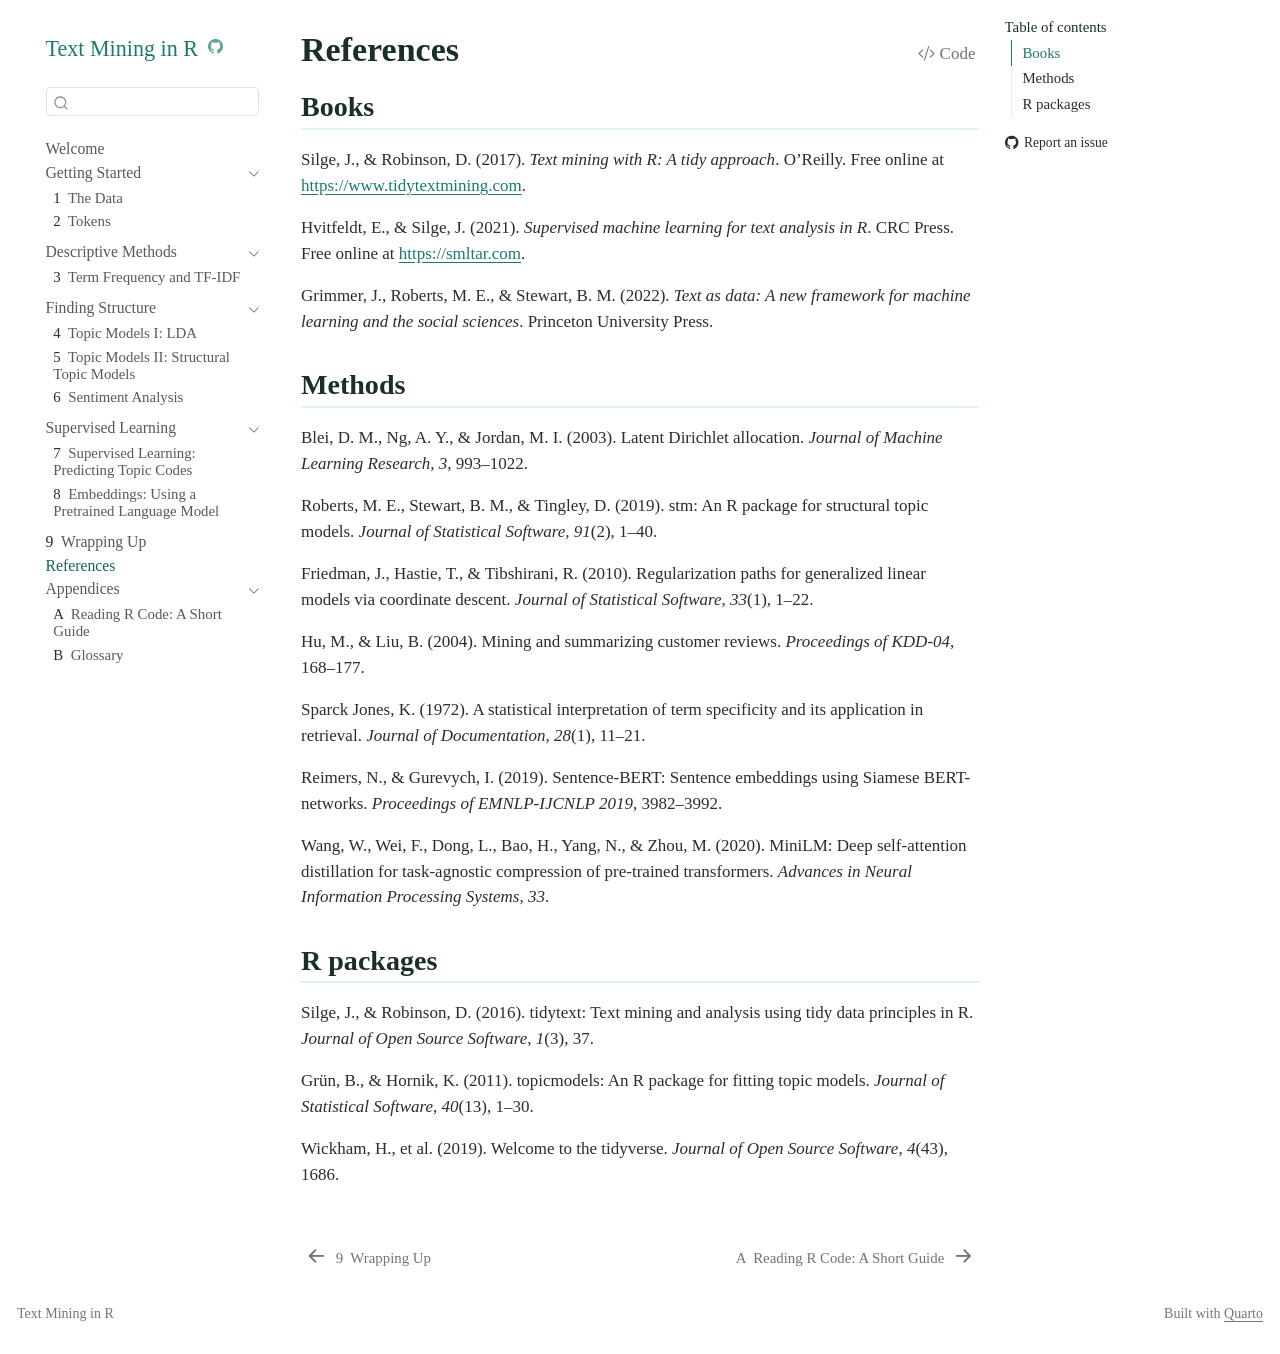
<file: docs/references.html>
<!DOCTYPE html>
<html xmlns="http://www.w3.org/1999/xhtml" lang="en" xml:lang="en"><head>

<meta charset="utf-8">
<meta name="generator" content="quarto-1.9.38">

<meta name="viewport" content="width=device-width, initial-scale=1.0, user-scalable=yes">

<meta name="description" content="A hands-on introduction to text mining for lab members, built around open-ended interviews with VCU students. Moves from descriptive methods (word counts, TF-IDF) to topic models, sentiment analysis, and supervised learning.">

<title>References – Text Mining in R</title>
<style>
/* Default styles provided by pandoc.
** See https://pandoc.org/MANUAL.html#variables-for-html for config info.
*/
code{white-space: pre-wrap;}
span.smallcaps{font-variant: small-caps;}
div.columns{display: flex; gap: min(4vw, 1.5em);}
div.column{flex: auto; overflow-x: auto;}
div.hanging-indent{margin-left: 1.5em; text-indent: -1.5em;}
ul.task-list{list-style: none;}
ul.task-list li input[type="checkbox"] {
  width: 0.8em;
  margin: 0 0.8em 0.2em -1em; /* quarto-specific, see https://github.com/quarto-dev/quarto-cli/issues/4556 */ 
  vertical-align: middle;
}
/* CSS for syntax highlighting */
html { -webkit-text-size-adjust: 100%; }
pre > code.sourceCode { white-space: pre; position: relative; }
pre > code.sourceCode > span { display: inline-block; line-height: 1.25; }
pre > code.sourceCode > span:empty { height: 1.2em; }
.sourceCode { overflow: visible; }
code.sourceCode > span { color: inherit; text-decoration: inherit; }
div.sourceCode { margin: 1em 0; }
pre.sourceCode { margin: 0; }
@media screen {
div.sourceCode { overflow: auto; }
}
@media print {
pre > code.sourceCode { white-space: pre-wrap; }
pre > code.sourceCode > span { text-indent: -5em; padding-left: 5em; }
}
pre.numberSource code
  { counter-reset: source-line 0; }
pre.numberSource code > span
  { position: relative; left: -4em; counter-increment: source-line; }
pre.numberSource code > span > a:first-child::before
  { content: counter(source-line);
    position: relative; left: -1em; text-align: right; vertical-align: baseline;
    border: none; display: inline-block;
    -webkit-touch-callout: none; -webkit-user-select: none;
    -khtml-user-select: none; -moz-user-select: none;
    -ms-user-select: none; user-select: none;
    padding: 0 4px; width: 4em;
  }
pre.numberSource { margin-left: 3em;  padding-left: 4px; }
div.sourceCode
  {   }
@media screen {
pre > code.sourceCode > span > a:first-child::before { text-decoration: underline; }
}
</style>


<script src="site_libs/quarto-nav/quarto-nav.js"></script>
<script src="site_libs/quarto-nav/headroom.min.js"></script>
<script src="site_libs/clipboard/clipboard.min.js"></script>
<script src="site_libs/quarto-search/autocomplete.umd.js"></script>
<script src="site_libs/quarto-search/fuse.min.js"></script>
<script src="site_libs/quarto-search/quarto-search.js"></script>
<meta name="quarto:offset" content="./">
<link href="./appendix-r-primer.html" rel="next">
<link href="./09-wrapping-up.html" rel="prev">
<script src="site_libs/quarto-html/quarto.js" type="module"></script>
<script src="site_libs/quarto-html/tabsets/tabsets.js" type="module"></script>
<script src="site_libs/quarto-html/popper.min.js"></script>
<script src="site_libs/quarto-html/tippy.umd.min.js"></script>
<script src="site_libs/quarto-html/anchor.min.js"></script>
<link href="site_libs/quarto-html/tippy.css" rel="stylesheet">
<link href="site_libs/quarto-html/quarto-syntax-highlighting-15634bcf2e68342d4ad2dfa704d543f6.css" rel="stylesheet" id="quarto-text-highlighting-styles">
<script src="site_libs/bootstrap/bootstrap.min.js"></script>
<link href="site_libs/bootstrap/bootstrap-icons.css" rel="stylesheet">
<link href="site_libs/bootstrap/bootstrap-0f3a71d5963b834a2d5774f6f36c66af.min.css" rel="stylesheet" append-hash="true" id="quarto-bootstrap" data-mode="light">
<script id="quarto-search-options" type="application/json">{
  "location": "sidebar",
  "copy-button": false,
  "collapse-after": 3,
  "panel-placement": "start",
  "type": "textbox",
  "limit": 50,
  "keyboard-shortcut": [
    "f",
    "/",
    "s"
  ],
  "show-item-context": false,
  "language": {
    "search-no-results-text": "No results",
    "search-matching-documents-text": "matching documents",
    "search-copy-link-title": "Copy link to search",
    "search-hide-matches-text": "Hide additional matches",
    "search-more-match-text": "more match in this document",
    "search-more-matches-text": "more matches in this document",
    "search-clear-button-title": "Clear",
    "search-text-placeholder": "",
    "search-detached-cancel-button-title": "Cancel",
    "search-submit-button-title": "Submit",
    "search-label": "Search"
  }
}</script>


</head>

<body class="nav-sidebar floating quarto-light">

<div id="quarto-search-results"></div>
  <header id="quarto-header" class="headroom fixed-top">
  <nav class="quarto-secondary-nav">
    <div class="container-fluid d-flex">
      <button type="button" class="quarto-btn-toggle btn" data-bs-toggle="collapse" role="button" data-bs-target=".quarto-sidebar-collapse-item" aria-controls="quarto-sidebar" aria-expanded="false" aria-label="Toggle sidebar navigation" onclick="if (window.quartoToggleHeadroom) { window.quartoToggleHeadroom(); }">
        <i class="bi bi-layout-text-sidebar-reverse"></i>
      </button>
        <nav class="quarto-page-breadcrumbs" aria-label="breadcrumb"><ol class="breadcrumb"><li class="breadcrumb-item"><a href="./references.html">References</a></li></ol></nav>
        <a class="flex-grow-1" role="navigation" data-bs-toggle="collapse" data-bs-target=".quarto-sidebar-collapse-item" aria-controls="quarto-sidebar" aria-expanded="false" aria-label="Toggle sidebar navigation" onclick="if (window.quartoToggleHeadroom) { window.quartoToggleHeadroom(); }">      
        </a>
      <button type="button" class="btn quarto-search-button" aria-label="Search" onclick="window.quartoOpenSearch();">
        <i class="bi bi-search"></i>
      </button>
    </div>
  </nav>
</header>
<!-- content -->
<div id="quarto-content" class="quarto-container page-columns page-rows-contents page-layout-article">
<!-- sidebar -->
  <nav id="quarto-sidebar" class="sidebar collapse collapse-horizontal quarto-sidebar-collapse-item sidebar-navigation floating overflow-auto">
    <div class="pt-lg-2 mt-2 text-left sidebar-header">
    <div class="sidebar-title mb-0 py-0">
      <a href="./">Text Mining in R</a> 
        <div class="sidebar-tools-main">
    <a href="https://github.com/mikediam123/text-mining" title="Source Code" class="quarto-navigation-tool px-1" aria-label="Source Code"><i class="bi bi-github"></i></a>
</div>
    </div>
      </div>
        <div class="mt-2 flex-shrink-0 align-items-center">
        <div class="sidebar-search">
        <div id="quarto-search" class="" title="Search"></div>
        </div>
        </div>
    <div class="sidebar-menu-container"> 
    <ul class="list-unstyled mt-1">
        <li class="sidebar-item">
  <div class="sidebar-item-container"> 
  <a href="./index.html" class="sidebar-item-text sidebar-link">
 <span class="menu-text">Welcome</span></a>
  </div>
</li>
        <li class="sidebar-item sidebar-item-section">
      <div class="sidebar-item-container"> 
            <a class="sidebar-item-text sidebar-link text-start" data-bs-toggle="collapse" data-bs-target="#quarto-sidebar-section-1" role="navigation" aria-expanded="true">
 <span class="menu-text">Getting Started</span></a>
          <a class="sidebar-item-toggle text-start" data-bs-toggle="collapse" data-bs-target="#quarto-sidebar-section-1" role="navigation" aria-expanded="true" aria-label="Toggle section">
            <i class="bi bi-chevron-right ms-2"></i>
          </a> 
      </div>
      <ul id="quarto-sidebar-section-1" class="collapse list-unstyled sidebar-section depth1 show">  
          <li class="sidebar-item">
  <div class="sidebar-item-container"> 
  <a href="./01-the-data.html" class="sidebar-item-text sidebar-link">
 <span class="menu-text"><span class="chapter-number">1</span>&nbsp; <span class="chapter-title">The Data</span></span></a>
  </div>
</li>
          <li class="sidebar-item">
  <div class="sidebar-item-container"> 
  <a href="./02-tokens.html" class="sidebar-item-text sidebar-link">
 <span class="menu-text"><span class="chapter-number">2</span>&nbsp; <span class="chapter-title">Tokens</span></span></a>
  </div>
</li>
      </ul>
  </li>
        <li class="sidebar-item sidebar-item-section">
      <div class="sidebar-item-container"> 
            <a class="sidebar-item-text sidebar-link text-start" data-bs-toggle="collapse" data-bs-target="#quarto-sidebar-section-2" role="navigation" aria-expanded="true">
 <span class="menu-text">Descriptive Methods</span></a>
          <a class="sidebar-item-toggle text-start" data-bs-toggle="collapse" data-bs-target="#quarto-sidebar-section-2" role="navigation" aria-expanded="true" aria-label="Toggle section">
            <i class="bi bi-chevron-right ms-2"></i>
          </a> 
      </div>
      <ul id="quarto-sidebar-section-2" class="collapse list-unstyled sidebar-section depth1 show">  
          <li class="sidebar-item">
  <div class="sidebar-item-container"> 
  <a href="./03-tf-idf.html" class="sidebar-item-text sidebar-link">
 <span class="menu-text"><span class="chapter-number">3</span>&nbsp; <span class="chapter-title">Term Frequency and TF-IDF</span></span></a>
  </div>
</li>
      </ul>
  </li>
        <li class="sidebar-item sidebar-item-section">
      <div class="sidebar-item-container"> 
            <a class="sidebar-item-text sidebar-link text-start" data-bs-toggle="collapse" data-bs-target="#quarto-sidebar-section-3" role="navigation" aria-expanded="true">
 <span class="menu-text">Finding Structure</span></a>
          <a class="sidebar-item-toggle text-start" data-bs-toggle="collapse" data-bs-target="#quarto-sidebar-section-3" role="navigation" aria-expanded="true" aria-label="Toggle section">
            <i class="bi bi-chevron-right ms-2"></i>
          </a> 
      </div>
      <ul id="quarto-sidebar-section-3" class="collapse list-unstyled sidebar-section depth1 show">  
          <li class="sidebar-item">
  <div class="sidebar-item-container"> 
  <a href="./04-topic-lda.html" class="sidebar-item-text sidebar-link">
 <span class="menu-text"><span class="chapter-number">4</span>&nbsp; <span class="chapter-title">Topic Models I: LDA</span></span></a>
  </div>
</li>
          <li class="sidebar-item">
  <div class="sidebar-item-container"> 
  <a href="./05-topic-stm.html" class="sidebar-item-text sidebar-link">
 <span class="menu-text"><span class="chapter-number">5</span>&nbsp; <span class="chapter-title">Topic Models II: Structural Topic Models</span></span></a>
  </div>
</li>
          <li class="sidebar-item">
  <div class="sidebar-item-container"> 
  <a href="./06-sentiment.html" class="sidebar-item-text sidebar-link">
 <span class="menu-text"><span class="chapter-number">6</span>&nbsp; <span class="chapter-title">Sentiment Analysis</span></span></a>
  </div>
</li>
      </ul>
  </li>
        <li class="sidebar-item sidebar-item-section">
      <div class="sidebar-item-container"> 
            <a class="sidebar-item-text sidebar-link text-start" data-bs-toggle="collapse" data-bs-target="#quarto-sidebar-section-4" role="navigation" aria-expanded="true">
 <span class="menu-text">Supervised Learning</span></a>
          <a class="sidebar-item-toggle text-start" data-bs-toggle="collapse" data-bs-target="#quarto-sidebar-section-4" role="navigation" aria-expanded="true" aria-label="Toggle section">
            <i class="bi bi-chevron-right ms-2"></i>
          </a> 
      </div>
      <ul id="quarto-sidebar-section-4" class="collapse list-unstyled sidebar-section depth1 show">  
          <li class="sidebar-item">
  <div class="sidebar-item-container"> 
  <a href="./07-supervised.html" class="sidebar-item-text sidebar-link">
 <span class="menu-text"><span class="chapter-number">7</span>&nbsp; <span class="chapter-title">Supervised Learning: Predicting Topic Codes</span></span></a>
  </div>
</li>
          <li class="sidebar-item">
  <div class="sidebar-item-container"> 
  <a href="./08-embeddings.html" class="sidebar-item-text sidebar-link">
 <span class="menu-text"><span class="chapter-number">8</span>&nbsp; <span class="chapter-title">Embeddings: Using a Pretrained Language Model</span></span></a>
  </div>
</li>
      </ul>
  </li>
        <li class="sidebar-item">
  <div class="sidebar-item-container"> 
  <a href="./09-wrapping-up.html" class="sidebar-item-text sidebar-link">
 <span class="menu-text"><span class="chapter-number">9</span>&nbsp; <span class="chapter-title">Wrapping Up</span></span></a>
  </div>
</li>
        <li class="sidebar-item">
  <div class="sidebar-item-container"> 
  <a href="./references.html" class="sidebar-item-text sidebar-link active">
 <span class="menu-text">References</span></a>
  </div>
</li>
        <li class="sidebar-item sidebar-item-section">
      <div class="sidebar-item-container"> 
            <a class="sidebar-item-text sidebar-link text-start" data-bs-toggle="collapse" data-bs-target="#quarto-sidebar-section-5" role="navigation" aria-expanded="true">
 <span class="menu-text">Appendices</span></a>
          <a class="sidebar-item-toggle text-start" data-bs-toggle="collapse" data-bs-target="#quarto-sidebar-section-5" role="navigation" aria-expanded="true" aria-label="Toggle section">
            <i class="bi bi-chevron-right ms-2"></i>
          </a> 
      </div>
      <ul id="quarto-sidebar-section-5" class="collapse list-unstyled sidebar-section depth1 show">  
          <li class="sidebar-item">
  <div class="sidebar-item-container"> 
  <a href="./appendix-r-primer.html" class="sidebar-item-text sidebar-link">
 <span class="menu-text"><span class="chapter-number">A</span>&nbsp; <span class="chapter-title">Reading R Code: A Short Guide</span></span></a>
  </div>
</li>
          <li class="sidebar-item">
  <div class="sidebar-item-container"> 
  <a href="./appendix-glossary.html" class="sidebar-item-text sidebar-link">
 <span class="menu-text"><span class="chapter-number">B</span>&nbsp; <span class="chapter-title">Glossary</span></span></a>
  </div>
</li>
      </ul>
  </li>
    </ul>
    </div>
</nav>
<div id="quarto-sidebar-glass" class="quarto-sidebar-collapse-item" data-bs-toggle="collapse" data-bs-target=".quarto-sidebar-collapse-item"></div>
<!-- margin-sidebar -->
    <div id="quarto-margin-sidebar" class="sidebar margin-sidebar">
        <nav id="TOC" role="doc-toc" class="toc-active">
    <h2 id="toc-title">Table of contents</h2>
   
  <ul>
  <li><a href="#books" id="toc-books" class="nav-link active" data-scroll-target="#books">Books</a></li>
  <li><a href="#methods" id="toc-methods" class="nav-link" data-scroll-target="#methods">Methods</a></li>
  <li><a href="#r-packages" id="toc-r-packages" class="nav-link" data-scroll-target="#r-packages">R packages</a></li>
  </ul>
<div class="toc-actions"><ul><li><a href="https://github.com/mikediam123/text-mining/issues/new" class="toc-action"><i class="bi bi-github"></i>Report an issue</a></li></ul></div></nav>
    </div>
<!-- main -->
<main class="content" id="quarto-document-content">

<header id="title-block-header" class="quarto-title-block default">
<div class="quarto-title">
<div class="quarto-title-block"><div><h1 class="title">References</h1><button type="button" class="btn code-tools-button" id="quarto-code-tools-source"><i class="bi"></i> Code</button></div></div>
</div>



<div class="quarto-title-meta">

    
  
    
  </div>
  


</header>


<section id="books" class="level2">
<h2 class="anchored" data-anchor-id="books">Books</h2>
<p>Silge, J., &amp; Robinson, D. (2017). <em>Text mining with R: A tidy approach</em>. O’Reilly. Free online at <a href="https://www.tidytextmining.com" class="uri">https://www.tidytextmining.com</a>.</p>
<p>Hvitfeldt, E., &amp; Silge, J. (2021). <em>Supervised machine learning for text analysis in R</em>. CRC Press. Free online at <a href="https://smltar.com" class="uri">https://smltar.com</a>.</p>
<p>Grimmer, J., Roberts, M. E., &amp; Stewart, B. M. (2022). <em>Text as data: A new framework for machine learning and the social sciences</em>. Princeton University Press.</p>
</section>
<section id="methods" class="level2">
<h2 class="anchored" data-anchor-id="methods">Methods</h2>
<p>Blei, D. M., Ng, A. Y., &amp; Jordan, M. I. (2003). Latent Dirichlet allocation. <em>Journal of Machine Learning Research, 3</em>, 993–1022.</p>
<p>Roberts, M. E., Stewart, B. M., &amp; Tingley, D. (2019). stm: An R package for structural topic models. <em>Journal of Statistical Software, 91</em>(2), 1–40.</p>
<p>Friedman, J., Hastie, T., &amp; Tibshirani, R. (2010). Regularization paths for generalized linear models via coordinate descent. <em>Journal of Statistical Software, 33</em>(1), 1–22.</p>
<p>Hu, M., &amp; Liu, B. (2004). Mining and summarizing customer reviews. <em>Proceedings of KDD-04</em>, 168–177.</p>
<p>Sparck Jones, K. (1972). A statistical interpretation of term specificity and its application in retrieval. <em>Journal of Documentation, 28</em>(1), 11–21.</p>
<p>Reimers, N., &amp; Gurevych, I. (2019). Sentence-BERT: Sentence embeddings using Siamese BERT-networks. <em>Proceedings of EMNLP-IJCNLP 2019</em>, 3982–3992.</p>
<p>Wang, W., Wei, F., Dong, L., Bao, H., Yang, N., &amp; Zhou, M. (2020). MiniLM: Deep self-attention distillation for task-agnostic compression of pre-trained transformers. <em>Advances in Neural Information Processing Systems, 33</em>.</p>
</section>
<section id="r-packages" class="level2">
<h2 class="anchored" data-anchor-id="r-packages">R packages</h2>
<p>Silge, J., &amp; Robinson, D. (2016). tidytext: Text mining and analysis using tidy data principles in R. <em>Journal of Open Source Software, 1</em>(3), 37.</p>
<p>Grün, B., &amp; Hornik, K. (2011). topicmodels: An R package for fitting topic models. <em>Journal of Statistical Software, 40</em>(13), 1–30.</p>
<p>Wickham, H., et al.&nbsp;(2019). Welcome to the tidyverse. <em>Journal of Open Source Software, 4</em>(43), 1686.</p>


<!-- -->

</section>

</main> <!-- /main -->
<script id="quarto-html-after-body" type="application/javascript">
  window.document.addEventListener("DOMContentLoaded", function (event) {
    const icon = "";
    const anchorJS = new window.AnchorJS();
    anchorJS.options = {
      placement: 'right',
      icon: icon
    };
    anchorJS.add('.anchored');
    const isCodeAnnotation = (el) => {
      for (const clz of el.classList) {
        if (clz.startsWith('code-annotation-')) {                     
          return true;
        }
      }
      return false;
    }
    const onCopySuccess = function(e) {
      // button target
      const button = e.trigger;
      // don't keep focus
      button.blur();
      // flash "checked"
      button.classList.add('code-copy-button-checked');
      var currentTitle = button.getAttribute("title");
      button.setAttribute("title", "Copied!");
      let tooltip;
      if (window.bootstrap) {
        button.setAttribute("data-bs-toggle", "tooltip");
        button.setAttribute("data-bs-placement", "left");
        button.setAttribute("data-bs-title", "Copied!");
        tooltip = new bootstrap.Tooltip(button, 
          { trigger: "manual", 
            customClass: "code-copy-button-tooltip",
            offset: [0, -8]});
        tooltip.show();    
      }
      setTimeout(function() {
        if (tooltip) {
          tooltip.hide();
          button.removeAttribute("data-bs-title");
          button.removeAttribute("data-bs-toggle");
          button.removeAttribute("data-bs-placement");
        }
        button.setAttribute("title", currentTitle);
        button.classList.remove('code-copy-button-checked');
      }, 1000);
      // clear code selection
      e.clearSelection();
    }
    const getTextToCopy = function(trigger) {
      const outerScaffold = trigger.parentElement.cloneNode(true);
      const codeEl = outerScaffold.querySelector('code');
      for (const childEl of codeEl.children) {
        if (isCodeAnnotation(childEl)) {
          childEl.remove();
        }
      }
      return codeEl.innerText;
    }
    const clipboard = new window.ClipboardJS('.code-copy-button:not([data-in-quarto-modal])', {
      text: getTextToCopy
    });
    clipboard.on('success', onCopySuccess);
    if (window.document.getElementById('quarto-embedded-source-code-modal')) {
      const clipboardModal = new window.ClipboardJS('.code-copy-button[data-in-quarto-modal]', {
        text: getTextToCopy,
        container: window.document.getElementById('quarto-embedded-source-code-modal')
      });
      clipboardModal.on('success', onCopySuccess);
    }
    const viewSource = window.document.getElementById('quarto-view-source') ||
                       window.document.getElementById('quarto-code-tools-source');
    if (viewSource) {
      const sourceUrl = viewSource.getAttribute("data-quarto-source-url");
      viewSource.addEventListener("click", function(e) {
        if (sourceUrl) {
          // rstudio viewer pane
          if (/\bcapabilities=\b/.test(window.location)) {
            window.open(sourceUrl);
          } else {
            window.location.href = sourceUrl;
          }
        } else {
          const modal = new bootstrap.Modal(document.getElementById('quarto-embedded-source-code-modal'));
          modal.show();
        }
        return false;
      });
    }
    function toggleCodeHandler(show) {
      return function(e) {
        const detailsSrc = window.document.querySelectorAll(".cell > details > .sourceCode");
        for (let i=0; i<detailsSrc.length; i++) {
          const details = detailsSrc[i].parentElement;
          if (show) {
            details.open = true;
          } else {
            details.removeAttribute("open");
          }
        }
        const cellCodeDivs = window.document.querySelectorAll(".cell > .sourceCode");
        const fromCls = show ? "hidden" : "unhidden";
        const toCls = show ? "unhidden" : "hidden";
        for (let i=0; i<cellCodeDivs.length; i++) {
          const codeDiv = cellCodeDivs[i];
          if (codeDiv.classList.contains(fromCls)) {
            codeDiv.classList.remove(fromCls);
            codeDiv.classList.add(toCls);
          } 
        }
        return false;
      }
    }
    const hideAllCode = window.document.getElementById("quarto-hide-all-code");
    if (hideAllCode) {
      hideAllCode.addEventListener("click", toggleCodeHandler(false));
    }
    const showAllCode = window.document.getElementById("quarto-show-all-code");
    if (showAllCode) {
      showAllCode.addEventListener("click", toggleCodeHandler(true));
    }
      var localhostRegex = new RegExp(/^(?:http|https):\/\/localhost\:?[0-9]*\//);
      var mailtoRegex = new RegExp(/^mailto:/);
        var filterRegex = new RegExp('/' + window.location.host + '/');
      var isInternal = (href) => {
          return filterRegex.test(href) || localhostRegex.test(href) || mailtoRegex.test(href);
      }
      // Inspect non-navigation links and adorn them if external
     var links = window.document.querySelectorAll('a[href]:not(.nav-link):not(.navbar-brand):not(.toc-action):not(.sidebar-link):not(.sidebar-item-toggle):not(.pagination-link):not(.no-external):not([aria-hidden]):not(.dropdown-item):not(.quarto-navigation-tool):not(.about-link)');
      for (var i=0; i<links.length; i++) {
        const link = links[i];
        if (!isInternal(link.href)) {
          // undo the damage that might have been done by quarto-nav.js in the case of
          // links that we want to consider external
          if (link.dataset.originalHref !== undefined) {
            link.href = link.dataset.originalHref;
          }
        }
      }
    function tippyHover(el, contentFn, onTriggerFn, onUntriggerFn) {
      const config = {
        allowHTML: true,
        maxWidth: 500,
        delay: 100,
        arrow: false,
        appendTo: function(el) {
            return el.parentElement;
        },
        interactive: true,
        interactiveBorder: 10,
        theme: 'quarto',
        placement: 'bottom-start',
      };
      if (contentFn) {
        config.content = contentFn;
      }
      if (onTriggerFn) {
        config.onTrigger = onTriggerFn;
      }
      if (onUntriggerFn) {
        config.onUntrigger = onUntriggerFn;
      }
      window.tippy(el, config); 
    }
    const noterefs = window.document.querySelectorAll('a[role="doc-noteref"]');
    for (var i=0; i<noterefs.length; i++) {
      const ref = noterefs[i];
      tippyHover(ref, function() {
        // use id or data attribute instead here
        let href = ref.getAttribute('data-footnote-href') || ref.getAttribute('href');
        try { href = new URL(href).hash; } catch {}
        const id = href.replace(/^#\/?/, "");
        const note = window.document.getElementById(id);
        if (note) {
          return note.innerHTML;
        } else {
          return "";
        }
      });
    }
    const xrefs = window.document.querySelectorAll('a.quarto-xref');
    const processXRef = (id, note) => {
      // Strip column container classes
      const stripColumnClz = (el) => {
        el.classList.remove("page-full", "page-columns");
        if (el.children) {
          for (const child of el.children) {
            stripColumnClz(child);
          }
        }
      }
      stripColumnClz(note)
      if (id === null || id.startsWith('sec-')) {
        // Special case sections, only their first couple elements
        const container = document.createElement("div");
        if (note.children && note.children.length > 2) {
          container.appendChild(note.children[0].cloneNode(true));
          for (let i = 1; i < note.children.length; i++) {
            const child = note.children[i];
            if (child.tagName === "P" && child.innerText === "") {
              continue;
            } else {
              container.appendChild(child.cloneNode(true));
              break;
            }
          }
          if (window.Quarto?.typesetMath) {
            window.Quarto.typesetMath(container);
          }
          return container.innerHTML
        } else {
          if (window.Quarto?.typesetMath) {
            window.Quarto.typesetMath(note);
          }
          return note.innerHTML;
        }
      } else {
        // Remove any anchor links if they are present
        const anchorLink = note.querySelector('a.anchorjs-link');
        if (anchorLink) {
          anchorLink.remove();
        }
        if (window.Quarto?.typesetMath) {
          window.Quarto.typesetMath(note);
        }
        if (note.classList.contains("callout")) {
          return note.outerHTML;
        } else {
          return note.innerHTML;
        }
      }
    }
    for (var i=0; i<xrefs.length; i++) {
      const xref = xrefs[i];
      tippyHover(xref, undefined, function(instance) {
        instance.disable();
        let url = xref.getAttribute('href');
        let hash = undefined; 
        if (url.startsWith('#')) {
          hash = url;
        } else {
          try { hash = new URL(url).hash; } catch {}
        }
        if (hash) {
          const id = hash.replace(/^#\/?/, "");
          const note = window.document.getElementById(id);
          if (note !== null) {
            try {
              const html = processXRef(id, note.cloneNode(true));
              instance.setContent(html);
            } finally {
              instance.enable();
              instance.show();
            }
          } else {
            // See if we can fetch this
            fetch(url.split('#')[0])
            .then(res => res.text())
            .then(html => {
              const parser = new DOMParser();
              const htmlDoc = parser.parseFromString(html, "text/html");
              const note = htmlDoc.getElementById(id);
              if (note !== null) {
                const html = processXRef(id, note);
                instance.setContent(html);
              } 
            }).finally(() => {
              instance.enable();
              instance.show();
            });
          }
        } else {
          // See if we can fetch a full url (with no hash to target)
          // This is a special case and we should probably do some content thinning / targeting
          fetch(url)
          .then(res => res.text())
          .then(html => {
            const parser = new DOMParser();
            const htmlDoc = parser.parseFromString(html, "text/html");
            const note = htmlDoc.querySelector('main.content');
            if (note !== null) {
              // This should only happen for chapter cross references
              // (since there is no id in the URL)
              // remove the first header
              if (note.children.length > 0 && note.children[0].tagName === "HEADER") {
                note.children[0].remove();
              }
              const html = processXRef(null, note);
              instance.setContent(html);
            } 
          }).finally(() => {
            instance.enable();
            instance.show();
          });
        }
      }, function(instance) {
      });
    }
        let selectedAnnoteEl;
        const selectorForAnnotation = ( cell, annotation) => {
          let cellAttr = 'data-code-cell="' + cell + '"';
          let lineAttr = 'data-code-annotation="' +  annotation + '"';
          const selector = 'span[' + cellAttr + '][' + lineAttr + ']';
          return selector;
        }
        const selectCodeLines = (annoteEl) => {
          const doc = window.document;
          const targetCell = annoteEl.getAttribute("data-target-cell");
          const targetAnnotation = annoteEl.getAttribute("data-target-annotation");
          const annoteSpan = window.document.querySelector(selectorForAnnotation(targetCell, targetAnnotation));
          const lines = annoteSpan.getAttribute("data-code-lines").split(",");
          const lineIds = lines.map((line) => {
            return targetCell + "-" + line;
          })
          let top = null;
          let height = null;
          let parent = null;
          if (lineIds.length > 0) {
              //compute the position of the single el (top and bottom and make a div)
              const el = window.document.getElementById(lineIds[0]);
              top = el.offsetTop;
              height = el.offsetHeight;
              parent = el.parentElement.parentElement;
            if (lineIds.length > 1) {
              const lastEl = window.document.getElementById(lineIds[lineIds.length - 1]);
              const bottom = lastEl.offsetTop + lastEl.offsetHeight;
              height = bottom - top;
            }
            if (top !== null && height !== null && parent !== null) {
              // cook up a div (if necessary) and position it 
              let div = window.document.getElementById("code-annotation-line-highlight");
              if (div === null) {
                div = window.document.createElement("div");
                div.setAttribute("id", "code-annotation-line-highlight");
                div.style.position = 'absolute';
                parent.appendChild(div);
              }
              div.style.top = top - 2 + "px";
              div.style.height = height + 4 + "px";
              div.style.left = 0;
              let gutterDiv = window.document.getElementById("code-annotation-line-highlight-gutter");
              if (gutterDiv === null) {
                gutterDiv = window.document.createElement("div");
                gutterDiv.setAttribute("id", "code-annotation-line-highlight-gutter");
                gutterDiv.style.position = 'absolute';
                const codeCell = window.document.getElementById(targetCell);
                const gutter = codeCell.querySelector('.code-annotation-gutter');
                gutter.appendChild(gutterDiv);
              }
              gutterDiv.style.top = top - 2 + "px";
              gutterDiv.style.height = height + 4 + "px";
            }
            selectedAnnoteEl = annoteEl;
          }
        };
        const unselectCodeLines = () => {
          const elementsIds = ["code-annotation-line-highlight", "code-annotation-line-highlight-gutter"];
          elementsIds.forEach((elId) => {
            const div = window.document.getElementById(elId);
            if (div) {
              div.remove();
            }
          });
          selectedAnnoteEl = undefined;
        };
          // Handle positioning of the toggle
      window.addEventListener(
        "resize",
        throttle(() => {
          elRect = undefined;
          if (selectedAnnoteEl) {
            selectCodeLines(selectedAnnoteEl);
          }
        }, 10)
      );
      function throttle(fn, ms) {
      let throttle = false;
      let timer;
        return (...args) => {
          if(!throttle) { // first call gets through
              fn.apply(this, args);
              throttle = true;
          } else { // all the others get throttled
              if(timer) clearTimeout(timer); // cancel #2
              timer = setTimeout(() => {
                fn.apply(this, args);
                timer = throttle = false;
              }, ms);
          }
        };
      }
        // Attach click handler to the DT
        const annoteDls = window.document.querySelectorAll('dt[data-target-cell]');
        for (const annoteDlNode of annoteDls) {
          annoteDlNode.addEventListener('click', (event) => {
            const clickedEl = event.target;
            if (clickedEl !== selectedAnnoteEl) {
              unselectCodeLines();
              const activeEl = window.document.querySelector('dt[data-target-cell].code-annotation-active');
              if (activeEl) {
                activeEl.classList.remove('code-annotation-active');
              }
              selectCodeLines(clickedEl);
              clickedEl.classList.add('code-annotation-active');
            } else {
              // Unselect the line
              unselectCodeLines();
              clickedEl.classList.remove('code-annotation-active');
            }
          });
        }
    const findCites = (el) => {
      const parentEl = el.parentElement;
      if (parentEl) {
        const cites = parentEl.dataset.cites;
        if (cites) {
          return {
            el,
            cites: cites.split(' ')
          };
        } else {
          return findCites(el.parentElement)
        }
      } else {
        return undefined;
      }
    };
    var bibliorefs = window.document.querySelectorAll('a[role="doc-biblioref"]');
    for (var i=0; i<bibliorefs.length; i++) {
      const ref = bibliorefs[i];
      const citeInfo = findCites(ref);
      if (citeInfo) {
        tippyHover(citeInfo.el, function() {
          var popup = window.document.createElement('div');
          citeInfo.cites.forEach(function(cite) {
            var citeDiv = window.document.createElement('div');
            citeDiv.classList.add('hanging-indent');
            citeDiv.classList.add('csl-entry');
            var biblioDiv = window.document.getElementById('ref-' + cite);
            if (biblioDiv) {
              citeDiv.innerHTML = biblioDiv.innerHTML;
            }
            popup.appendChild(citeDiv);
          });
          return popup.innerHTML;
        });
      }
    }
  });
  </script>
<nav class="page-navigation">
  <div class="nav-page nav-page-previous">
      <a href="./09-wrapping-up.html" class="pagination-link" aria-label="Wrapping Up">
        <i class="bi bi-arrow-left-short"></i> <span class="nav-page-text"><span class="chapter-number">9</span>&nbsp; <span class="chapter-title">Wrapping Up</span></span>
      </a>          
  </div>
  <div class="nav-page nav-page-next">
      <a href="./appendix-r-primer.html" class="pagination-link" aria-label="Reading R Code: A Short Guide">
        <span class="nav-page-text"><span class="chapter-number">A</span>&nbsp; <span class="chapter-title">Reading R Code: A Short Guide</span></span> <i class="bi bi-arrow-right-short"></i>
      </a>
  </div>
</nav><div class="modal fade" id="quarto-embedded-source-code-modal" tabindex="-1" aria-labelledby="quarto-embedded-source-code-modal-label" aria-hidden="true"><div class="modal-dialog modal-dialog-scrollable"><div class="modal-content"><div class="modal-header"><h5 class="modal-title" id="quarto-embedded-source-code-modal-label">Source Code</h5><button class="btn-close" data-bs-dismiss="modal"></button></div><div class="modal-body"><div class="">
<div class="code-copy-outer-scaffold"><div class="sourceCode" id="cb1" data-shortcodes="false"><pre class="sourceCode markdown code-with-copy"><code class="sourceCode markdown"><span id="cb1-1"><a href="#cb1-1" aria-hidden="true" tabindex="-1"></a><span class="fu"># References {.unnumbered}</span></span>
<span id="cb1-2"><a href="#cb1-2" aria-hidden="true" tabindex="-1"></a></span>
<span id="cb1-3"><a href="#cb1-3" aria-hidden="true" tabindex="-1"></a><span class="fu">## Books</span></span>
<span id="cb1-4"><a href="#cb1-4" aria-hidden="true" tabindex="-1"></a></span>
<span id="cb1-5"><a href="#cb1-5" aria-hidden="true" tabindex="-1"></a>Silge, J., &amp; Robinson, D. (2017). *Text mining with R: A tidy approach*. O'Reilly. Free online at <span class="ot">&lt;https://www.tidytextmining.com&gt;</span>.</span>
<span id="cb1-6"><a href="#cb1-6" aria-hidden="true" tabindex="-1"></a></span>
<span id="cb1-7"><a href="#cb1-7" aria-hidden="true" tabindex="-1"></a>Hvitfeldt, E., &amp; Silge, J. (2021). *Supervised machine learning for text analysis in R*. CRC Press. Free online at <span class="ot">&lt;https://smltar.com&gt;</span>.</span>
<span id="cb1-8"><a href="#cb1-8" aria-hidden="true" tabindex="-1"></a></span>
<span id="cb1-9"><a href="#cb1-9" aria-hidden="true" tabindex="-1"></a>Grimmer, J., Roberts, M. E., &amp; Stewart, B. M. (2022). *Text as data: A new framework for machine learning and the social sciences*. Princeton University Press.</span>
<span id="cb1-10"><a href="#cb1-10" aria-hidden="true" tabindex="-1"></a></span>
<span id="cb1-11"><a href="#cb1-11" aria-hidden="true" tabindex="-1"></a><span class="fu">## Methods</span></span>
<span id="cb1-12"><a href="#cb1-12" aria-hidden="true" tabindex="-1"></a></span>
<span id="cb1-13"><a href="#cb1-13" aria-hidden="true" tabindex="-1"></a>Blei, D. M., Ng, A. Y., &amp; Jordan, M. I. (2003). Latent Dirichlet allocation. *Journal of Machine Learning Research, 3*, 993–1022.</span>
<span id="cb1-14"><a href="#cb1-14" aria-hidden="true" tabindex="-1"></a></span>
<span id="cb1-15"><a href="#cb1-15" aria-hidden="true" tabindex="-1"></a>Roberts, M. E., Stewart, B. M., &amp; Tingley, D. (2019). stm: An R package for structural topic models. *Journal of Statistical Software, 91*(2), 1–40.</span>
<span id="cb1-16"><a href="#cb1-16" aria-hidden="true" tabindex="-1"></a></span>
<span id="cb1-17"><a href="#cb1-17" aria-hidden="true" tabindex="-1"></a>Friedman, J., Hastie, T., &amp; Tibshirani, R. (2010). Regularization paths for generalized linear models via coordinate descent. *Journal of Statistical Software, 33*(1), 1–22.</span>
<span id="cb1-18"><a href="#cb1-18" aria-hidden="true" tabindex="-1"></a></span>
<span id="cb1-19"><a href="#cb1-19" aria-hidden="true" tabindex="-1"></a>Hu, M., &amp; Liu, B. (2004). Mining and summarizing customer reviews. *Proceedings of KDD-04*, 168–177.</span>
<span id="cb1-20"><a href="#cb1-20" aria-hidden="true" tabindex="-1"></a></span>
<span id="cb1-21"><a href="#cb1-21" aria-hidden="true" tabindex="-1"></a>Sparck Jones, K. (1972). A statistical interpretation of term specificity and its application in retrieval. *Journal of Documentation, 28*(1), 11–21.</span>
<span id="cb1-22"><a href="#cb1-22" aria-hidden="true" tabindex="-1"></a></span>
<span id="cb1-23"><a href="#cb1-23" aria-hidden="true" tabindex="-1"></a>Reimers, N., &amp; Gurevych, I. (2019). Sentence-BERT: Sentence embeddings using Siamese BERT-networks. *Proceedings of EMNLP-IJCNLP 2019*, 3982–3992.</span>
<span id="cb1-24"><a href="#cb1-24" aria-hidden="true" tabindex="-1"></a></span>
<span id="cb1-25"><a href="#cb1-25" aria-hidden="true" tabindex="-1"></a>Wang, W., Wei, F., Dong, L., Bao, H., Yang, N., &amp; Zhou, M. (2020). MiniLM: Deep self-attention distillation for task-agnostic compression of pre-trained transformers. *Advances in Neural Information Processing Systems, 33*.</span>
<span id="cb1-26"><a href="#cb1-26" aria-hidden="true" tabindex="-1"></a></span>
<span id="cb1-27"><a href="#cb1-27" aria-hidden="true" tabindex="-1"></a><span class="fu">## R packages</span></span>
<span id="cb1-28"><a href="#cb1-28" aria-hidden="true" tabindex="-1"></a></span>
<span id="cb1-29"><a href="#cb1-29" aria-hidden="true" tabindex="-1"></a>Silge, J., &amp; Robinson, D. (2016). tidytext: Text mining and analysis using tidy data principles in R. *Journal of Open Source Software, 1*(3), 37.</span>
<span id="cb1-30"><a href="#cb1-30" aria-hidden="true" tabindex="-1"></a></span>
<span id="cb1-31"><a href="#cb1-31" aria-hidden="true" tabindex="-1"></a>Grün, B., &amp; Hornik, K. (2011). topicmodels: An R package for fitting topic models. *Journal of Statistical Software, 40*(13), 1–30.</span>
<span id="cb1-32"><a href="#cb1-32" aria-hidden="true" tabindex="-1"></a></span>
<span id="cb1-33"><a href="#cb1-33" aria-hidden="true" tabindex="-1"></a>Wickham, H., et al. (2019). Welcome to the tidyverse. *Journal of Open Source Software, 4*(43), 1686.</span></code></pre></div><button title="Copy to Clipboard" class="code-copy-button" data-in-quarto-modal=""><i class="bi"></i></button></div>
</div></div></div></div></div>
</div> <!-- /content -->
<footer class="footer">
  <div class="nav-footer">
    <div class="nav-footer-left">
<p>Text Mining in R</p>
</div>   
    <div class="nav-footer-center">
      &nbsp;
    <div class="toc-actions d-sm-block d-md-none"><ul><li><a href="https://github.com/mikediam123/text-mining/issues/new" class="toc-action"><i class="bi bi-github"></i>Report an issue</a></li></ul></div></div>
    <div class="nav-footer-right">
<p>Built with <a href="https://quarto.org">Quarto</a></p>
</div>
  </div>
</footer>




</body></html>
</file>
<file: docs/site_libs/quarto-html/tippy.css>
.tippy-box[data-animation=fade][data-state=hidden]{opacity:0}[data-tippy-root]{max-width:calc(100vw - 10px)}.tippy-box{position:relative;background-color:#333;color:#fff;border-radius:4px;font-size:14px;line-height:1.4;white-space:normal;outline:0;transition-property:transform,visibility,opacity}.tippy-box[data-placement^=top]>.tippy-arrow{bottom:0}.tippy-box[data-placement^=top]>.tippy-arrow:before{bottom:-7px;left:0;border-width:8px 8px 0;border-top-color:initial;transform-origin:center top}.tippy-box[data-placement^=bottom]>.tippy-arrow{top:0}.tippy-box[data-placement^=bottom]>.tippy-arrow:before{top:-7px;left:0;border-width:0 8px 8px;border-bottom-color:initial;transform-origin:center bottom}.tippy-box[data-placement^=left]>.tippy-arrow{right:0}.tippy-box[data-placement^=left]>.tippy-arrow:before{border-width:8px 0 8px 8px;border-left-color:initial;right:-7px;transform-origin:center left}.tippy-box[data-placement^=right]>.tippy-arrow{left:0}.tippy-box[data-placement^=right]>.tippy-arrow:before{left:-7px;border-width:8px 8px 8px 0;border-right-color:initial;transform-origin:center right}.tippy-box[data-inertia][data-state=visible]{transition-timing-function:cubic-bezier(.54,1.5,.38,1.11)}.tippy-arrow{width:16px;height:16px;color:#333}.tippy-arrow:before{content:"";position:absolute;border-color:transparent;border-style:solid}.tippy-content{position:relative;padding:5px 9px;z-index:1}
</file>
<file: docs/site_libs/quarto-html/quarto-syntax-highlighting-15634bcf2e68342d4ad2dfa704d543f6.css>
/* quarto syntax highlight colors */
:root {
  --quarto-hl-ot-color: #003B4F;
  --quarto-hl-at-color: #657422;
  --quarto-hl-ss-color: #20794D;
  --quarto-hl-an-color: #5E5E5E;
  --quarto-hl-fu-color: #4758AB;
  --quarto-hl-st-color: #20794D;
  --quarto-hl-cf-color: #003B4F;
  --quarto-hl-op-color: #5E5E5E;
  --quarto-hl-er-color: #AD0000;
  --quarto-hl-bn-color: #AD0000;
  --quarto-hl-al-color: #AD0000;
  --quarto-hl-va-color: #111111;
  --quarto-hl-bu-color: inherit;
  --quarto-hl-ex-color: inherit;
  --quarto-hl-pp-color: #AD0000;
  --quarto-hl-in-color: #5E5E5E;
  --quarto-hl-vs-color: #20794D;
  --quarto-hl-wa-color: #5E5E5E;
  --quarto-hl-do-color: #5E5E5E;
  --quarto-hl-im-color: #00769E;
  --quarto-hl-ch-color: #20794D;
  --quarto-hl-dt-color: #AD0000;
  --quarto-hl-fl-color: #AD0000;
  --quarto-hl-co-color: #5E5E5E;
  --quarto-hl-cv-color: #5E5E5E;
  --quarto-hl-cn-color: #8f5902;
  --quarto-hl-sc-color: #5E5E5E;
  --quarto-hl-dv-color: #AD0000;
  --quarto-hl-kw-color: #003B4F;
}

/* other quarto variables */
:root {
  --quarto-font-monospace: SFMono-Regular, Menlo, Monaco, Consolas, "Liberation Mono", "Courier New", monospace;
}

/* syntax highlight based on Pandoc's rules */
pre > code.sourceCode > span {
  color: #003B4F;
}

code.sourceCode > span {
  color: #003B4F;
}

div.sourceCode,
div.sourceCode pre.sourceCode {
  color: #003B4F;
}

/* Normal */
code span {
  color: #003B4F;
}

/* Alert */
code span.al {
  color: #AD0000;
  font-style: inherit;
}

/* Annotation */
code span.an {
  color: #5E5E5E;
  font-style: inherit;
}

/* Attribute */
code span.at {
  color: #657422;
  font-style: inherit;
}

/* BaseN */
code span.bn {
  color: #AD0000;
  font-style: inherit;
}

/* BuiltIn */
code span.bu {
  font-style: inherit;
}

/* ControlFlow */
code span.cf {
  color: #003B4F;
  font-weight: bold;
  font-style: inherit;
}

/* Char */
code span.ch {
  color: #20794D;
  font-style: inherit;
}

/* Constant */
code span.cn {
  color: #8f5902;
  font-style: inherit;
}

/* Comment */
code span.co {
  color: #5E5E5E;
  font-style: inherit;
}

/* CommentVar */
code span.cv {
  color: #5E5E5E;
  font-style: italic;
}

/* Documentation */
code span.do {
  color: #5E5E5E;
  font-style: italic;
}

/* DataType */
code span.dt {
  color: #AD0000;
  font-style: inherit;
}

/* DecVal */
code span.dv {
  color: #AD0000;
  font-style: inherit;
}

/* Error */
code span.er {
  color: #AD0000;
  font-style: inherit;
}

/* Extension */
code span.ex {
  font-style: inherit;
}

/* Float */
code span.fl {
  color: #AD0000;
  font-style: inherit;
}

/* Function */
code span.fu {
  color: #4758AB;
  font-style: inherit;
}

/* Import */
code span.im {
  color: #00769E;
  font-style: inherit;
}

/* Information */
code span.in {
  color: #5E5E5E;
  font-style: inherit;
}

/* Keyword */
code span.kw {
  color: #003B4F;
  font-weight: bold;
  font-style: inherit;
}

/* Operator */
code span.op {
  color: #5E5E5E;
  font-style: inherit;
}

/* Other */
code span.ot {
  color: #003B4F;
  font-style: inherit;
}

/* Preprocessor */
code span.pp {
  color: #AD0000;
  font-style: inherit;
}

/* SpecialChar */
code span.sc {
  color: #5E5E5E;
  font-style: inherit;
}

/* SpecialString */
code span.ss {
  color: #20794D;
  font-style: inherit;
}

/* String */
code span.st {
  color: #20794D;
  font-style: inherit;
}

/* Variable */
code span.va {
  color: #111111;
  font-style: inherit;
}

/* VerbatimString */
code span.vs {
  color: #20794D;
  font-style: inherit;
}

/* Warning */
code span.wa {
  color: #5E5E5E;
  font-style: italic;
}

.prevent-inlining {
  content: "</";
}

/*# sourceMappingURL=f23921c56f73e400b49028c9186a1aa0.css.map */
</file>
